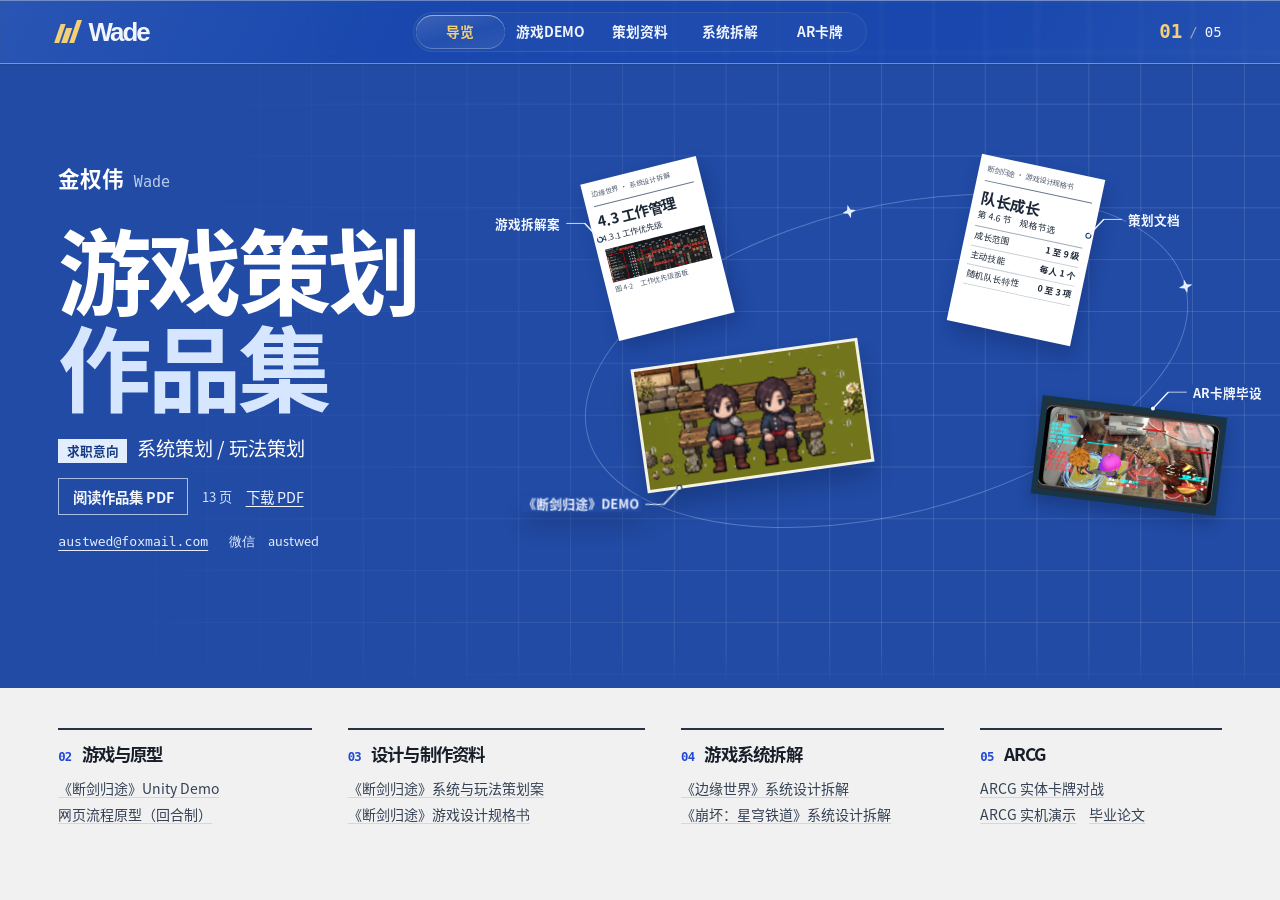
<file: index.html>
<!doctype html>
<html lang="zh-CN">
<head>
  <meta charset="utf-8">
  <meta name="viewport" content="width=device-width, initial-scale=1, viewport-fit=cover">
  <meta name="theme-color" content="#edf1f6">
  <meta name="description" content="金权伟的游戏策划作品。试玩《断剑归途》，阅读玩法设计、制作规格和两篇商业游戏系统拆解。">
  <title>金权伟 Wade · 游戏策划作品集</title>
  <link rel="icon" href="assets/exhibit/mark.svg" type="image/svg+xml">
  <link rel="stylesheet" href="style.css">
  <link rel="stylesheet" href="history-preview/tabs.css?v=cover2">
  <script src="history-preview/demo-entry.js?v=cover2"></script>
  <script defer blocking="render" src="portfolio.js"></script>
</head>
<body>
<a class="skip" href="#main">跳至作品</a>
<header class="mast">
  <div class="mast-inner">
    <a class="brand" href="#top" aria-label="Wade，返回作品导览"><i class="fold-mark" aria-hidden="true"><i></i><i></i><i></i></i><b>Wade</b></a>
    <nav class="track" aria-label="作品章节">
      <a href="#top" aria-current="location">导览</a><a href="#flagship">游戏DEMO</a><a href="#materials">策划资料</a><a href="#research">系统拆解</a><a href="#arcg">AR卡牌</a>
    </nav>
    <span class="folio" aria-live="polite"><strong id="folio-index">01</strong><span>/</span>05</span>
  </div>
</header>
<main id="main" tabindex="-1">
  <section class="scene home" id="top" aria-labelledby="home-title">
    <div class="home-poster">
      <div class="poster-inner">
        <div class="signature">
          <p class="byline"><b>金权伟</b><span lang="en">Wade</span></p>
          <h1 id="home-title">游戏策划<br><em>作品集</em></h1>
          <p class="intent"><span>求职意向</span>系统策划 / 玩法策划</p>
          <div class="portfolio-pdf"><a class="pdf-read" href="assets/files/portfolio.pdf" target="_blank" rel="noopener">阅读作品集 PDF</a><span>13 页</span><a class="pdf-download" href="assets/files/portfolio.pdf" download="金权伟_游戏策划作品集.pdf">下载 PDF</a></div>
          <div class="contact"><a href="mailto:austwed@foxmail.com">austwed@foxmail.com</a><span>微信　austwed</span></div>
        </div>
        <div class="exhibit" aria-label="《断剑归途》主界面双人合照、策划文档、拆解内页和 ARCG 实机">
          <div class="registration" aria-hidden="true"><i></i><i></i></div>
          <a class="sheet sample-spec" data-piece="materials" href="#materials"><span class="paper-excerpt"><small>断剑归途 · 游戏设计规格书</small><strong>队长成长</strong><span>第 4.6 节　规格节选</span><span class="spec-lines"><span>成长范围<b>1 至 9 级</b></span><span>主动技能<b>每人 1 个</b></span><span>随机队长特性<b>0 至 3 项</b></span></span></span><span class="piece-caption"><b>策划文档</b></span></a>
          <a class="sheet sample-research" data-piece="research" href="#research"><span class="paper-excerpt"><small>边缘世界 · 系统设计拆解</small><strong>4.3 工作管理</strong><span>4.3.1 工作优先级</span><img src="assets/exhibit/work-priorities.webp" alt="拆解原文图 4-2，殖民者工作优先级面板"><small>图 4-2　工作优先级面板</small></span><span class="piece-caption"><b>游戏拆解案</b></span></a>
          <a class="photo-piece" data-piece="flagship" href="#flagship">
            <img class="bench-photo" src="assets/exhibit/title-bench.webp" alt="游戏主界面，两名角色并肩坐在白桦村的长椅上">
            <span class="piece-caption"><b>《断剑归途》DEMO</b></span>
          </a>
          <a class="sample-arcg" data-piece="arcg" href="#arcg"><img src="assets/arcg.webp" alt="桌面实体卡上的 AR 战斗"><span class="piece-caption"><b>AR卡牌毕设</b></span></a>
        </div>
      </div>
    </div>
    <div class="inventory wrap" aria-label="完整作品目录">
      <div class="catalog-column" data-group="flagship">
        <h2><a href="#flagship"><span>02</span>游戏与原型</a></h2>
        <ul>
          <li><a href="https://github.com/Austwed/RPGDemo/releases/tag/v0.1.0" target="_blank" rel="noopener"><span class="wide-name">《断剑归途》Unity Demo</span><span class="pocket-name">Unity DEMO</span></a></li>
          <li><a href="assets/play/birch-camp/index.html" target="_blank" rel="noopener"><span class="wide-name">网页流程原型（回合制）</span><span class="pocket-name">网页流程原型</span></a></li>
        <li class="pocket-only"><a href="history-preview/board.html">DEMO 开发历程</a></li></ul>
      </div>
      <div class="catalog-column" data-group="materials">
        <h2><a href="#materials"><span>03</span>设计与制作资料</a></h2>
        <ul>
          <li><a href="read/brief/index.html" target="_blank" rel="noopener"><span class="wide-name">《断剑归途》<wbr><span class="work-name">系统与玩法策划案</span></span><span class="pocket-name">系统与玩法策划案</span></a></li>
          <li><a href="read/design/index.html" target="_blank" rel="noopener"><span class="wide-name">《断剑归途》<wbr><span class="work-name">游戏设计规格书</span></span><span class="pocket-name">游戏设计规格书</span></a></li>
        <li class="pocket-only"><a href="https://github.com/Austwed/RPGDemo/tree/main/%E7%AD%96%E5%88%92/DEMO" target="_blank" rel="noopener">公开策划目录</a></li></ul>
      </div>
      <div class="catalog-column" data-group="research">
        <h2><a href="#research"><span>04</span>游戏系统拆解</a></h2>
        <ul><li><a href="assets/files/rimworld.pdf" target="_blank" rel="noopener"><span class="wide-name">《边缘世界》<wbr><span class="work-name">系统设计拆解</span></span><span class="pocket-name">《边缘世界》</span></a></li><li><a href="assets/files/starrail.pdf" target="_blank" rel="noopener"><span class="wide-name">《崩坏：星穹铁道》<wbr><span class="work-name">系统设计拆解</span></span><span class="pocket-name">《崩坏：星穹铁道》</span></a></li></ul>
      </div>
      <div class="catalog-column" data-group="arcg">
        <h2><a href="#arcg"><span>05</span>ARCG</a></h2>
        <ul>
          <li><a href="assets/documents/arcg-portfolio-case.pdf" target="_blank" rel="noopener">ARCG 实体卡牌对战</a></li>
          <li><a href="https://www.bilibili.com/video/BV1gdEE6pEBU/" target="_blank" rel="noopener">ARCG 实机演示</a><a href="assets/files/thesis.pdf" target="_blank" rel="noopener">毕业论文</a></li>
        </ul>
      </div>
    </div>
  </section>

  <section class="scene flagship" id="flagship" aria-labelledby="game-title"><button class="history-trigger" type="button">DEMO开发历程<i>›</i></button>
    <svg class="tactics" viewBox="0 -140 600 530" aria-hidden="true"><defs><pattern id="tiles" width="26" height="26" patternUnits="userSpaceOnUse"><path d="M26 0H0V26" fill="none" stroke="currentColor"/></pattern>
      <linearGradient id="grid-fade" x2="0" y2="1" gradientUnits="objectBoundingBox"><stop offset="0%" stop-color="white" stop-opacity="0"/><stop offset="34%" stop-color="white"/><stop offset="56%" stop-color="white"/><stop offset="82%" stop-color="white" stop-opacity=".4"/><stop offset="100%" stop-color="white" stop-opacity="0"/></linearGradient>
      <mask id="tactics-fade"><rect y="-140" width="600" height="530" fill="url(#grid-fade)"/></mask></defs>
      <path fill="url(#tiles)" mask="url(#tactics-fade)" d="M0 -140h600v530H0z"/><g fill="none" stroke="currentColor" stroke-width="2"><path class="route" pathLength="1" d="M28 207h104l78-78h104l78-78h103"/><path class="route" pathLength="1" d="M80 233h104l52-52h104l78-78h77"/>
<path class="signal first" d="M-15 -10 0 0-15 10"/><path class="signal second" d="M-15 -10 0 0-15 10"/></g></svg>
    <div class="wrap game-spread">
      <article class="game-main">
        <div class="game-preview">
        <p class="eyeline">Unity Demo <span class="rule"></span> Windows / Android</p>
        <h2 id="game-title">断剑归途</h2>
        <p class="lead">带着白桦村的幸存者扎营、募兵，再打通返乡的路。粮田里的士兵也要上战场，出发前就能看到今天会少收多少粮。</p>
        <div class="album" id="unity-album" aria-label="Unity 实机相册">
          <div class="album-stage"><div class="prints"><img src="assets/exhibit/town.webp" alt="Unity 实机，灰岩镇主街"></div></div>
          <div class="album-foot"><span class="frame-count">01 / 06</span><span class="frame-caption">灰岩镇主街</span><div class="album-buttons"><button type="button" data-step="-1" aria-label="Unity 相册上一张">‹</button><button type="button" data-step="1" aria-label="Unity 相册下一张">›</button></div></div>
        </div>
        </div>
        <div class="actions"><a class="action-primary" href="https://www.bilibili.com/video/BV1dsyDzPEdx/" target="_blank" rel="noopener"><i class="play" aria-hidden="true"></i>观看实机</a><a href="https://github.com/Austwed/RPGDemo/releases/tag/v0.1.0" target="_blank" rel="noopener">前往下载页</a><a href="https://github.com/Austwed/RPGDemo" target="_blank" rel="noopener">查看源码</a></div>
      </article>
      <article class="game-proto">
        <div class="game-preview">
        <p class="eyeline">Web <span class="rule"></span> 浏览器试玩</p>
        <h3>网页流程原型</h3>
        <p class="lead">把同一套经营与出征设计做成一段回合制战役。在营地派工、编队，再到棋盘上指挥队长。</p>
        <div class="album" id="web-album" aria-label="网页流程原型相册">
          <div class="album-stage"><div class="prints"><img src="assets/exhibit/web-camp.webp" alt="网页流程原型，营地设施与工作岗位"></div></div>
          <div class="album-foot"><span class="frame-count">01 / 03</span><span class="frame-caption">营地经营</span><div class="album-buttons"><button type="button" data-step="-1" aria-label="网页原型相册上一张">‹</button><button type="button" data-step="1" aria-label="网页原型相册下一张">›</button></div></div>
        </div>
        </div>
        <div class="proto-footer"><div class="actions"><a class="action-primary" href="assets/play/birch-camp/index.html" target="_blank" rel="noopener">开始网页试玩</a></div></div>
      </article>
      <div class="mobile-game-switch"><button type="button" aria-controls="web-album" aria-expanded="false"><img alt="" src="assets/exhibit/web-camp.webp"><span>网页流程原型<small>查看原型相册</small></span></button><a href="assets/play/birch-camp/index.html" target="_blank" rel="noopener">开始网页试玩</a></div>
    </div>
  </section>

  <section class="scene materials" id="materials" aria-labelledby="docs-title">
    <div class="wrap docs-inner">
      <div class="section-head docs-head"><div><p class="eyeline">断剑归途</p><h2 id="docs-title">设计与制作资料</h2></div><div class="project-reading"><p class="history-link">公开设计文档<a class="text-link" href="https://github.com/Austwed/RPGDemo/tree/main/%E7%AD%96%E5%88%92/DEMO" target="_blank" rel="noopener">按模块查阅策划案（GitHub）</a></p><p class="history-link">系统与数值解析<a class="text-link" href="read/demo-study/index.html" target="_blank" rel="noopener">阅读《断剑归途》Demo 拆解案</a></p></div></div>
      <div class="books">
        <article class="book-entry">
          <a href="read/brief/index.html" class="book-jacket brief-jacket" aria-label="阅读《断剑归途》系统与玩法策划案" target="_blank" rel="noopener"><span>断剑归途</span><b>系统与玩法<br>策划案</b><i class="route-graphic" aria-hidden="true"></i><small><i>玩法设计　/　</i>8 章</small></a>
          <div class="book-copy"><p class="eyeline">系统与玩法 · 8 章</p><h3><a href="read/brief/index.html" target="_blank" rel="noopener">营地经营与小队战斗</a></h3><p>士兵怎样在营地与战场之间分配，四场主线战斗怎样串起经营、探索与返乡。</p><div class="inline-links"><a class="text-link" href="read/brief/index.html" target="_blank" rel="noopener">阅读全文</a><a class="text-link" href="assets/files/system-gameplay.pdf" download="断剑归途-系统与玩法策划案.pdf">下载 PDF</a></div></div>
        </article>
        <article class="book-entry">
          <a href="read/design/index.html" class="book-jacket spec-jacket" aria-label="阅读《断剑归途》游戏设计规格书" target="_blank" rel="noopener"><span>断剑归途</span><b>游戏设计<br>规格书</b><i class="spec-graphic" aria-hidden="true"></i><small><i>制作规格　/　</i>12 章</small></a>
          <div class="book-copy"><p class="eyeline">制作规格 · 12 章</p><h3><a href="read/design/index.html" target="_blank" rel="noopener">系统规则、数值与验收</a></h3><p>可逐项查数值公式、关卡触发条件、存档写入时机和实机验收标准。</p><div class="inline-links"><a class="text-link" href="read/design/index.html" target="_blank" rel="noopener">阅读全文</a><a class="text-link" download="断剑归途-游戏设计规格书.pdf" href="assets/files/design-spec.pdf" target="_blank" rel="noopener">下载 PDF</a></div></div>
        </article>
      </div>
      <div class="ledger-pair">
        <div class="resource-ledger"><h3>数值配表</h3>
          <div><a href="read/system-table/index.html" target="_blank" rel="noopener">系统数值配置表</a><p>六个配置页签加字段定义，按四个主题在线查阅。</p><small><a href="assets/files/system.xlsx" download="断剑归途-系统数值配置表.xlsx">下载 XLSX</a></small></div>
          <div><a href="read/trial-table/index.html" target="_blank" rel="noopener">试玩调参表</a><p>单页八个配置区，按对象查单位、装备、营地产出和关卡军需。</p><small><a href="assets/files/trial.xlsx" download="断剑归途-试玩调参表.xlsx">下载 XLSX</a></small></div>
        </div>
        <div class="resource-ledger"><h3>关卡工具</h3>
          <div><a href="assets/tools/map-editor/index.html" target="_blank" rel="noopener">场景地图编辑器</a><p>打开七张底图，改地形、部署区和出口。</p><small>Web</small></div>
        </div>
      </div>
    </div>
  </section>

  <section class="scene research" id="research" aria-label="游戏系统拆解">
    <div class="shelf wrap"><h2>游戏系统拆解</h2><div class="volumes"><article class="volume bronze"><div class="binding">
        <button type="button" class="lid" aria-expanded="false" aria-controls="rimworld-contents" aria-label="翻开《边缘世界》目录"><span class="edition">系统设计拆解　/　金权伟</span><span class="seal"><img alt="" src="assets/exhibit/rimworld-icon.webp"></span><span class="book-name">边缘世界</span><i lang="en">RimWorld</i><span class="lid-foot">27 页 · PDF <b>翻开目录</b></span></button>
        <div class="contents" id="rimworld-contents" inert><div class="toc-head"><h3>边缘世界 · 目录</h3><button type="button" class="shut">合上</button></div><ol><li><a target="_blank" rel="noopener" href="assets/files/rimworld.pdf#page=3"><span>01</span><strong>游戏信息</strong><small>产品概况</small><b>3</b></a></li><li><a target="_blank" rel="noopener" href="assets/files/rimworld.pdf#page=4"><span>02</span><strong>核心玩法</strong><small>操作与体验</small><b>4</b></a></li><li><a target="_blank" rel="noopener" href="assets/files/rimworld.pdf#page=8"><span>03</span><strong>殖民者系统</strong><small>能力与身心状态</small><b>8</b></a></li><li><a target="_blank" rel="noopener" href="assets/files/rimworld.pdf#page=12"><span>04</span><strong>经营系统</strong><small>工作管理、基地布局</small><b>12</b></a></li><li><a target="_blank" rel="noopener" href="assets/files/rimworld.pdf#page=18"><span>05</span><strong>战斗系统</strong><small>防护与战术部署</small><b>18</b></a></li><li><a target="_blank" rel="noopener" href="assets/files/rimworld.pdf#page=25"><span>06</span><strong>总结</strong><small>局限与扩展</small><b>25</b></a></li></ol><div class="volume-actions"><a class="whole" href="assets/files/rimworld.pdf" target="_blank" rel="noopener">从头开始阅读</a><a class="whole" href="assets/files/rimworld.pdf" download="边缘世界-拆解案.pdf">下载文件</a></div></div></div><p class="volume-note">从殖民者的能力与伤病，读到工作分配、基地布局和袭击防守。</p></article><article class="volume astral"><div class="binding">
        <button type="button" class="lid" aria-expanded="false" aria-controls="starrail-contents" aria-label="翻开《崩坏：星穹铁道》目录"><span class="edition">系统设计拆解　/　金权伟</span><span class="seal"><img alt="" src="assets/exhibit/starrail-icon.webp"></span><span class="book-name">崩坏：<wbr><span style="white-space:nowrap">星穹铁道</span></span><i lang="en">Honkai: Star Rail</i><span class="lid-foot">36 页 · PDF <b>翻开目录</b></span></button>
        <div class="contents" id="starrail-contents" inert><div class="toc-head"><h3>崩坏：星穹铁道 · 目录</h3><button type="button" class="shut">合上</button></div><ol><li><a target="_blank" rel="noopener" href="assets/files/starrail.pdf#page=3"><span>01</span><strong>游戏概述</strong><small>定位与循环</small><b>3</b></a></li><li><a target="_blank" rel="noopener" href="assets/files/starrail.pdf#page=5"><span>02</span><strong>角色与养成系统</strong><small>遗器与资源</small><b>5</b></a></li><li><a target="_blank" rel="noopener" href="assets/files/starrail.pdf#page=11"><span>03</span><strong>战斗与关卡系统</strong><small>配队与挑战</small><b>11</b></a></li><li><a target="_blank" rel="noopener" href="assets/files/starrail.pdf#page=20"><span>04</span><strong>商业化系统</strong><small>货币与跃迁</small><b>20</b></a></li><li><a target="_blank" rel="noopener" href="assets/files/starrail.pdf#page=27"><span>05</span><strong>运营系统</strong><small>版本与日常</small><b>27</b></a></li><li><a target="_blank" rel="noopener" href="assets/files/starrail.pdf#page=34"><span>06</span><strong>剧情与叙事系统</strong><small>角色与剧情</small><b>34</b></a></li><li><a target="_blank" rel="noopener" href="assets/files/starrail.pdf#page=35"><span>07</span><strong>系统联动与设计总结</strong><small>设计总结</small><b>35</b></a></li></ol><div class="volume-actions"><a class="whole" href="assets/files/starrail.pdf" target="_blank" rel="noopener">从头开始阅读</a><a class="whole" href="assets/files/starrail.pdf" download="崩坏：星穹铁道-拆解案.pdf">下载文件</a></div></div></div><p class="volume-note">沿角色获取、组队和高难挑战，追踪养成投入、商业化与版本运营。</p></article></div></div></section>
  <section id="arcg" class="scene ar-show" aria-labelledby="ar-title"><div class="ar-layout wrap"><div class="ar-switch" role="group" aria-label="展示画面"><button type="button" aria-pressed="true">实体对战</button><button type="button" aria-pressed="false">卡牌图鉴</button></div><div class="ar-text"><p class="eyeline">本科毕业设计　/　Unity · Vuforia</p><h2 id="ar-title">ARCG</h2><h3>实体卡牌对战</h3><p>把角色卡放到桌上，镜头里就多了一名战斗角色。图鉴保存卡牌等级和归属，移走环境卡，场上的持续效果也随之解除。</p><div class="inline-links"><a href="assets/documents/arcg-portfolio-case.pdf" target="_blank" rel="noopener">两页项目案例</a><a href="assets/files/thesis.pdf" target="_blank" rel="noopener">阅读毕业论文</a></div></div><a class="ar-monitor" href="https://www.bilibili.com/video/BV1gdEE6pEBU/" target="_blank" rel="noopener"><img src="assets/arcg.webp" alt="实体卡牌上显示角色与对战状态"><span><i class="play"></i> 观看B站实机演示视频</span></a><a class="catalog-photo" href="assets/documents/arcg-portfolio-case.pdf#page=2" target="_blank" rel="noopener"><img src="assets/exhibit/arcg-catalog.webp" alt="ARCG 图鉴实机，角色卡列表、模型和解锁费用"><span>角色卡图鉴</span></a><div class="catalog-story"><h3>卡牌图鉴与养成</h3><p><span>图鉴按角色、道具和环境分组，选中卡牌即可查看模型、等级和养成费用。</span><span>玩家可以在图鉴里分配角色卡，识卡入场时会核对归属。</span></p><a class="text-link" href="assets/documents/arcg-portfolio-case.pdf#page=2" target="_blank" rel="noopener">查看图鉴设计</a></div></div></section>
</main>
<script defer src="analytics.js" data-account="austwade"></script>
</body>
</html>
</file>
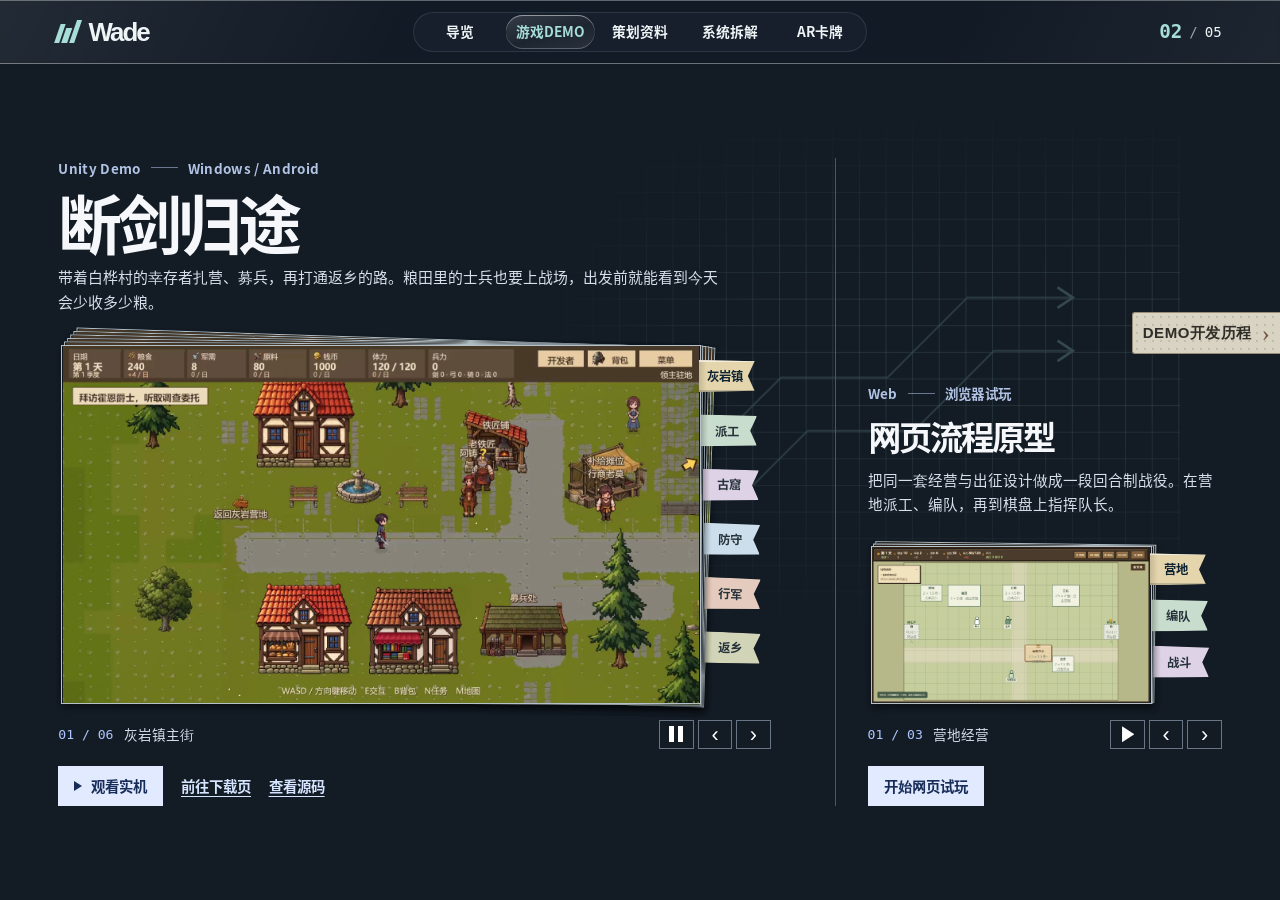
<file: history-preview/index.html>
<!doctype html>
<html lang="zh-CN">
<head><link rel="stylesheet" href="tabs.css?v=cover2"><script src="demo-entry.js?v=cover2"></script>
  <meta charset="utf-8">
  <meta name="viewport" content="width=device-width, initial-scale=1, viewport-fit=cover">
  <meta name="theme-color" content="#edf1f6">
  <meta name="description" content="金权伟的游戏策划作品。试玩《断剑归途》，阅读玩法设计、制作规格和两篇商业游戏系统拆解。">
  <title>金权伟 Wade · 游戏策划作品集</title>
  <link rel="icon" href="../assets/exhibit/mark.svg" type="image/svg+xml">
  <link rel="stylesheet" href="../style.css">
  <script defer blocking="render" src="portfolio.js"></script>
</head>
<body>
<a class="skip" href="#main">跳至作品</a>
<header class="mast">
  <div class="mast-inner">
    <a class="brand" href="#top" aria-label="Wade，返回作品导览"><i class="fold-mark" aria-hidden="true"><i></i><i></i><i></i></i><b>Wade</b></a>
    <nav class="track" aria-label="作品章节">
      <a href="#top" aria-current="location">导览</a><a href="#flagship">游戏DEMO</a><a href="#materials">策划资料</a><a href="#research">系统拆解</a><a href="#arcg">AR卡牌</a>
    </nav>
    <span class="folio" aria-live="polite"><strong id="folio-index">01</strong><span>/</span>05</span>
  </div>
</header>
<main id="main" tabindex="-1">
  <section class="scene home" id="top" aria-labelledby="home-title">
    <div class="home-poster">
      <div class="poster-inner">
        <div class="signature">
          <p class="byline"><b>金权伟</b><span lang="en">Wade</span></p>
          <h1 id="home-title">游戏策划<br><em>作品集</em></h1>
          <p class="intent"><span>求职意向</span>系统策划 / 玩法策划</p>
          <div class="portfolio-pdf"><a class="pdf-read" href="../assets/files/portfolio.pdf" target="_blank" rel="noopener">阅读作品集 PDF</a><span>13 页</span><a class="pdf-download" href="../assets/files/portfolio.pdf" download="金权伟_游戏策划作品集.pdf">下载 PDF</a></div>
          <div class="contact"><a href="mailto:austwed@foxmail.com">austwed@foxmail.com</a><span>微信　austwed</span></div>
        </div>
        <div class="exhibit" aria-label="《断剑归途》主界面双人合照、策划文档、拆解内页和 ARCG 实机">
          <div class="registration" aria-hidden="true"><i></i><i></i></div>
          <a class="sheet sample-spec" data-piece="materials" href="#materials"><span class="paper-excerpt"><small>断剑归途 · 游戏设计规格书</small><strong>队长成长</strong><span>第 4.6 节　规格节选</span><span class="spec-lines"><span>成长范围<b>1 至 9 级</b></span><span>主动技能<b>每人 1 个</b></span><span>随机队长特性<b>0 至 3 项</b></span></span></span><span class="piece-caption"><b>策划文档</b></span></a>
          <a class="sheet sample-research" data-piece="research" href="#research"><span class="paper-excerpt"><small>边缘世界 · 系统设计拆解</small><strong>4.3 工作管理</strong><span>4.3.1 工作优先级</span><img src="../assets/exhibit/work-priorities.webp" alt="拆解原文图 4-2，殖民者工作优先级面板"><small>图 4-2　工作优先级面板</small></span><span class="piece-caption"><b>游戏拆解案</b></span></a>
          <a class="photo-piece" data-piece="flagship" href="#flagship">
            <img class="bench-photo" src="../assets/exhibit/title-bench.webp" alt="游戏主界面，两名角色并肩坐在白桦村的长椅上">
            <span class="piece-caption"><b>《断剑归途》DEMO</b></span>
          </a>
          <a class="sample-arcg" data-piece="arcg" href="#arcg"><img src="../assets/arcg.webp" alt="桌面实体卡上的 AR 战斗"><span class="piece-caption"><b>AR卡牌毕设</b></span></a>
        </div>
      </div>
    </div>
    <div class="inventory wrap" aria-label="完整作品目录">
      <div class="catalog-column" data-group="flagship">
        <h2><a href="#flagship"><span>02</span>游戏与原型</a></h2>
        <ul>
          <li><a href="https://github.com/Austwed/RPGDemo/releases/tag/v0.1.0" target="_blank" rel="noopener"><span class="wide-name">《断剑归途》Unity Demo</span><span class="pocket-name">Unity DEMO</span></a></li>
          <li><a href="../assets/play/birch-camp/index.html" target="_blank" rel="noopener"><span class="wide-name">网页流程原型（回合制）</span><span class="pocket-name">网页流程原型</span></a></li>
        <li class="pocket-only"><a href="board.html">DEMO 开发历程</a></li></ul>
      </div>
      <div class="catalog-column" data-group="materials">
        <h2><a href="#materials"><span>03</span>设计与制作资料</a></h2>
        <ul>
          <li><a href="../read/brief/index.html" target="_blank" rel="noopener"><span class="wide-name">《断剑归途》<wbr><span class="work-name">系统与玩法策划案</span></span><span class="pocket-name">系统与玩法策划案</span></a></li>
          <li><a href="../read/design/index.html" target="_blank" rel="noopener"><span class="wide-name">《断剑归途》<wbr><span class="work-name">游戏设计规格书</span></span><span class="pocket-name">游戏设计规格书</span></a></li>
        <li class="pocket-only"><a href="https://github.com/Austwed/RPGDemo/tree/main/%E7%AD%96%E5%88%92/DEMO" target="_blank" rel="noopener">公开策划目录</a></li></ul>
      </div>
      <div class="catalog-column" data-group="research">
        <h2><a href="#research"><span>04</span>游戏系统拆解</a></h2>
        <ul><li><a href="../assets/files/rimworld.pdf" target="_blank" rel="noopener"><span class="wide-name">《边缘世界》<wbr><span class="work-name">系统设计拆解</span></span><span class="pocket-name">《边缘世界》</span></a></li><li><a href="../assets/files/starrail.pdf" target="_blank" rel="noopener"><span class="wide-name">《崩坏：星穹铁道》<wbr><span class="work-name">系统设计拆解</span></span><span class="pocket-name">《崩坏：星穹铁道》</span></a></li></ul>
      </div>
      <div class="catalog-column" data-group="arcg">
        <h2><a href="#arcg"><span>05</span>ARCG</a></h2>
        <ul>
          <li><a href="../assets/documents/arcg-portfolio-case.pdf" target="_blank" rel="noopener">ARCG 实体卡牌对战</a></li>
          <li><a href="https://www.bilibili.com/video/BV1gdEE6pEBU/" target="_blank" rel="noopener">ARCG 实机演示</a><a href="../assets/files/thesis.pdf" target="_blank" rel="noopener">毕业论文</a></li>
        </ul>
      </div>
    </div>
  </section>

  <section class="scene flagship" id="flagship" aria-labelledby="game-title"><button class="history-trigger" type="button">DEMO开发历程<i>›</i></button>
    <svg class="tactics" viewBox="0 -140 600 530" aria-hidden="true"><defs><pattern id="tiles" width="26" height="26" patternUnits="userSpaceOnUse"><path d="M26 0H0V26" fill="none" stroke="currentColor"/></pattern>
      <linearGradient id="grid-fade" x2="0" y2="1" gradientUnits="objectBoundingBox"><stop offset="0%" stop-color="white" stop-opacity="0"/><stop offset="34%" stop-color="white"/><stop offset="56%" stop-color="white"/><stop offset="82%" stop-color="white" stop-opacity=".4"/><stop offset="100%" stop-color="white" stop-opacity="0"/></linearGradient>
      <mask id="tactics-fade"><rect y="-140" width="600" height="530" fill="url(#grid-fade)"/></mask></defs>
      <path fill="url(#tiles)" mask="url(#tactics-fade)" d="M0 -140h600v530H0z"/><g fill="none" stroke="currentColor" stroke-width="2"><path class="route" pathLength="1" d="M28 207h104l78-78h104l78-78h103"/><path class="route" pathLength="1" d="M80 233h104l52-52h104l78-78h77"/>
<path class="signal first" d="M-15 -10 0 0-15 10"/><path class="signal second" d="M-15 -10 0 0-15 10"/></g></svg>
    <div class="wrap game-spread">
      <article class="game-main">
        <div class="game-preview">
        <p class="eyeline">Unity Demo <span class="rule"></span> Windows / Android</p>
        <h2 id="game-title">断剑归途</h2>
        <p class="lead">带着白桦村的幸存者扎营、募兵，再打通返乡的路。粮田里的士兵也要上战场，出发前就能看到今天会少收多少粮。</p>
        <div class="album" id="unity-album" aria-label="Unity 实机相册">
          <div class="album-stage"><div class="prints"><img src="../assets/exhibit/town.webp" alt="Unity 实机，灰岩镇主街"></div></div>
          <div class="album-foot"><span class="frame-count">01 / 06</span><span class="frame-caption">灰岩镇主街</span><div class="album-buttons"><button type="button" data-step="-1" aria-label="Unity 相册上一张">‹</button><button type="button" data-step="1" aria-label="Unity 相册下一张">›</button></div></div>
        </div>
        </div>
        <div class="actions"><a class="action-primary" href="https://www.bilibili.com/video/BV1dsyDzPEdx/" target="_blank" rel="noopener"><i class="play" aria-hidden="true"></i>观看实机</a><a href="https://github.com/Austwed/RPGDemo/releases/tag/v0.1.0" target="_blank" rel="noopener">前往下载页</a><a href="https://github.com/Austwed/RPGDemo" target="_blank" rel="noopener">查看源码</a></div>
      </article>
      <article class="game-proto">
        <div class="game-preview">
        <p class="eyeline">Web <span class="rule"></span> 浏览器试玩</p>
        <h3>网页流程原型</h3>
        <p class="lead">把同一套经营与出征设计做成一段回合制战役。在营地派工、编队，再到棋盘上指挥队长。</p>
        <div class="album" id="web-album" aria-label="网页流程原型相册">
          <div class="album-stage"><div class="prints"><img src="../assets/exhibit/web-camp.webp" alt="网页流程原型，营地设施与工作岗位"></div></div>
          <div class="album-foot"><span class="frame-count">01 / 03</span><span class="frame-caption">营地经营</span><div class="album-buttons"><button type="button" data-step="-1" aria-label="网页原型相册上一张">‹</button><button type="button" data-step="1" aria-label="网页原型相册下一张">›</button></div></div>
        </div>
        </div>
        <div class="proto-footer"><div class="actions"><a class="action-primary" href="../assets/play/birch-camp/index.html" target="_blank" rel="noopener">开始网页试玩</a></div></div>
      </article>
      <div class="mobile-game-switch"><button type="button" aria-controls="web-album" aria-expanded="false"><img alt="" src="../assets/exhibit/web-camp.webp"><span>网页流程原型<small>查看原型相册</small></span></button><a href="../assets/play/birch-camp/index.html" target="_blank" rel="noopener">开始网页试玩</a></div>
    </div>
  </section>

  <section class="scene materials" id="materials" aria-labelledby="docs-title">
    <div class="wrap docs-inner">
      <div class="section-head docs-head"><div><p class="eyeline">断剑归途</p><h2 id="docs-title">设计与制作资料</h2></div><div class="project-reading"><p class="history-link">公开设计文档<a class="text-link" href="https://github.com/Austwed/RPGDemo/tree/main/%E7%AD%96%E5%88%92/DEMO" target="_blank" rel="noopener">按模块查阅策划案（GitHub）</a></p><p class="history-link">系统与数值解析<a class="text-link" href="../read/demo-study/index.html" target="_blank" rel="noopener">阅读《断剑归途》Demo 拆解案</a></p></div></div>
      <div class="books">
        <article class="book-entry">
          <a href="../read/brief/index.html" class="book-jacket brief-jacket" aria-label="阅读《断剑归途》系统与玩法策划案" target="_blank" rel="noopener"><span>断剑归途</span><b>系统与玩法<br>策划案</b><i class="route-graphic" aria-hidden="true"></i><small><i>玩法设计　/　</i>8 章</small></a>
          <div class="book-copy"><p class="eyeline">系统与玩法 · 8 章</p><h3><a href="../read/brief/index.html" target="_blank" rel="noopener">营地经营与小队战斗</a></h3><p>士兵怎样在营地与战场之间分配，四场主线战斗怎样串起经营、探索与返乡。</p><div class="inline-links"><a class="text-link" href="../read/brief/index.html" target="_blank" rel="noopener">阅读全文</a><a class="text-link" href="../assets/files/system-gameplay.pdf" download="断剑归途-系统与玩法策划案.pdf">下载 PDF</a></div></div>
        </article>
        <article class="book-entry">
          <a href="../read/design/index.html" class="book-jacket spec-jacket" aria-label="阅读《断剑归途》游戏设计规格书" target="_blank" rel="noopener"><span>断剑归途</span><b>游戏设计<br>规格书</b><i class="spec-graphic" aria-hidden="true"></i><small><i>制作规格　/　</i>12 章</small></a>
          <div class="book-copy"><p class="eyeline">制作规格 · 12 章</p><h3><a href="../read/design/index.html" target="_blank" rel="noopener">系统规则、数值与验收</a></h3><p>可逐项查数值公式、关卡触发条件、存档写入时机和实机验收标准。</p><div class="inline-links"><a class="text-link" href="../read/design/index.html" target="_blank" rel="noopener">阅读全文</a><a class="text-link" download="断剑归途-游戏设计规格书.pdf" href="../assets/files/design-spec.pdf" target="_blank" rel="noopener">下载 PDF</a></div></div>
        </article>
      </div>
      <div class="ledger-pair">
        <div class="resource-ledger"><h3>数值配表</h3>
          <div><a href="../read/system-table/index.html" target="_blank" rel="noopener">系统数值配置表</a><p>六个配置页签加字段定义，按四个主题在线查阅。</p><small><a href="../assets/files/system.xlsx" download="断剑归途-系统数值配置表.xlsx">下载 XLSX</a></small></div>
          <div><a href="../read/trial-table/index.html" target="_blank" rel="noopener">试玩调参表</a><p>单页八个配置区，按对象查单位、装备、营地产出和关卡军需。</p><small><a href="../assets/files/trial.xlsx" download="断剑归途-试玩调参表.xlsx">下载 XLSX</a></small></div>
        </div>
        <div class="resource-ledger"><h3>关卡工具</h3>
          <div><a href="../assets/tools/map-editor/index.html" target="_blank" rel="noopener">场景地图编辑器</a><p>打开七张底图，改地形、部署区和出口。</p><small>Web</small></div>
        </div>
      </div>
    </div>
  </section>

  <section class="scene research" id="research" aria-label="游戏系统拆解">
    <div class="shelf wrap"><h2>游戏系统拆解</h2><div class="volumes"><article class="volume bronze"><div class="binding">
        <button type="button" class="lid" aria-expanded="false" aria-controls="rimworld-contents" aria-label="翻开《边缘世界》目录"><span class="edition">系统设计拆解　/　金权伟</span><span class="seal"><img alt="" src="../assets/exhibit/rimworld-icon.webp"></span><span class="book-name">边缘世界</span><i lang="en">RimWorld</i><span class="lid-foot">27 页 · PDF <b>翻开目录</b></span></button>
        <div class="contents" id="rimworld-contents" inert><div class="toc-head"><h3>边缘世界 · 目录</h3><button type="button" class="shut">合上</button></div><ol><li><a target="_blank" rel="noopener" href="../assets/files/rimworld.pdf#page=3"><span>01</span><strong>游戏信息</strong><small>产品概况</small><b>3</b></a></li><li><a target="_blank" rel="noopener" href="../assets/files/rimworld.pdf#page=4"><span>02</span><strong>核心玩法</strong><small>操作与体验</small><b>4</b></a></li><li><a target="_blank" rel="noopener" href="../assets/files/rimworld.pdf#page=8"><span>03</span><strong>殖民者系统</strong><small>能力与身心状态</small><b>8</b></a></li><li><a target="_blank" rel="noopener" href="../assets/files/rimworld.pdf#page=12"><span>04</span><strong>经营系统</strong><small>工作管理、基地布局</small><b>12</b></a></li><li><a target="_blank" rel="noopener" href="../assets/files/rimworld.pdf#page=18"><span>05</span><strong>战斗系统</strong><small>防护与战术部署</small><b>18</b></a></li><li><a target="_blank" rel="noopener" href="../assets/files/rimworld.pdf#page=25"><span>06</span><strong>总结</strong><small>局限与扩展</small><b>25</b></a></li></ol><div class="volume-actions"><a class="whole" href="../assets/files/rimworld.pdf" target="_blank" rel="noopener">从头开始阅读</a><a class="whole" href="../assets/files/rimworld.pdf" download="边缘世界-拆解案.pdf">下载文件</a></div></div></div><p class="volume-note">从殖民者的能力与伤病，读到工作分配、基地布局和袭击防守。</p></article><article class="volume astral"><div class="binding">
        <button type="button" class="lid" aria-expanded="false" aria-controls="starrail-contents" aria-label="翻开《崩坏：星穹铁道》目录"><span class="edition">系统设计拆解　/　金权伟</span><span class="seal"><img alt="" src="../assets/exhibit/starrail-icon.webp"></span><span class="book-name">崩坏：<wbr><span style="white-space:nowrap">星穹铁道</span></span><i lang="en">Honkai: Star Rail</i><span class="lid-foot">36 页 · PDF <b>翻开目录</b></span></button>
        <div class="contents" id="starrail-contents" inert><div class="toc-head"><h3>崩坏：星穹铁道 · 目录</h3><button type="button" class="shut">合上</button></div><ol><li><a target="_blank" rel="noopener" href="../assets/files/starrail.pdf#page=3"><span>01</span><strong>游戏概述</strong><small>定位与循环</small><b>3</b></a></li><li><a target="_blank" rel="noopener" href="../assets/files/starrail.pdf#page=5"><span>02</span><strong>角色与养成系统</strong><small>遗器与资源</small><b>5</b></a></li><li><a target="_blank" rel="noopener" href="../assets/files/starrail.pdf#page=11"><span>03</span><strong>战斗与关卡系统</strong><small>配队与挑战</small><b>11</b></a></li><li><a target="_blank" rel="noopener" href="../assets/files/starrail.pdf#page=20"><span>04</span><strong>商业化系统</strong><small>货币与跃迁</small><b>20</b></a></li><li><a target="_blank" rel="noopener" href="../assets/files/starrail.pdf#page=27"><span>05</span><strong>运营系统</strong><small>版本与日常</small><b>27</b></a></li><li><a target="_blank" rel="noopener" href="../assets/files/starrail.pdf#page=34"><span>06</span><strong>剧情与叙事系统</strong><small>角色与剧情</small><b>34</b></a></li><li><a target="_blank" rel="noopener" href="../assets/files/starrail.pdf#page=35"><span>07</span><strong>系统联动与设计总结</strong><small>设计总结</small><b>35</b></a></li></ol><div class="volume-actions"><a class="whole" href="../assets/files/starrail.pdf" target="_blank" rel="noopener">从头开始阅读</a><a class="whole" href="../assets/files/starrail.pdf" download="崩坏：星穹铁道-拆解案.pdf">下载文件</a></div></div></div><p class="volume-note">沿角色获取、组队和高难挑战，追踪养成投入、商业化与版本运营。</p></article></div></div></section>
  <section id="arcg" class="scene ar-show" aria-labelledby="ar-title"><div class="ar-layout wrap"><div class="ar-switch" role="group" aria-label="展示画面"><button type="button" aria-pressed="true">实体对战</button><button type="button" aria-pressed="false">卡牌图鉴</button></div><div class="ar-text"><p class="eyeline">本科毕业设计　/　Unity · Vuforia</p><h2 id="ar-title">ARCG</h2><h3>实体卡牌对战</h3><p>把角色卡放到桌上，镜头里就多了一名战斗角色。图鉴保存卡牌等级和归属，移走环境卡，场上的持续效果也随之解除。</p><div class="inline-links"><a href="../assets/documents/arcg-portfolio-case.pdf" target="_blank" rel="noopener">两页项目案例</a><a href="../assets/files/thesis.pdf" target="_blank" rel="noopener">阅读毕业论文</a></div></div><a class="ar-monitor" href="https://www.bilibili.com/video/BV1gdEE6pEBU/" target="_blank" rel="noopener"><img src="../assets/arcg.webp" alt="实体卡牌上显示角色与对战状态"><span><i class="play"></i> 观看B站实机演示视频</span></a><a class="catalog-photo" href="../assets/documents/arcg-portfolio-case.pdf#page=2" target="_blank" rel="noopener"><img src="../assets/exhibit/arcg-catalog.webp" alt="ARCG 图鉴实机，角色卡列表、模型和解锁费用"><span>角色卡图鉴</span></a><div class="catalog-story"><h3>卡牌图鉴与养成</h3><p><span>图鉴按角色、道具和环境分组，选中卡牌即可查看模型、等级和养成费用。</span><span>玩家可以在图鉴里分配角色卡，识卡入场时会核对归属。</span></p><a class="text-link" href="../assets/documents/arcg-portfolio-case.pdf#page=2" target="_blank" rel="noopener">查看图鉴设计</a></div></div></section>
</main>
<script defer src="../analytics.js" data-account="austwade"></script>
</body>
</html>
</file>
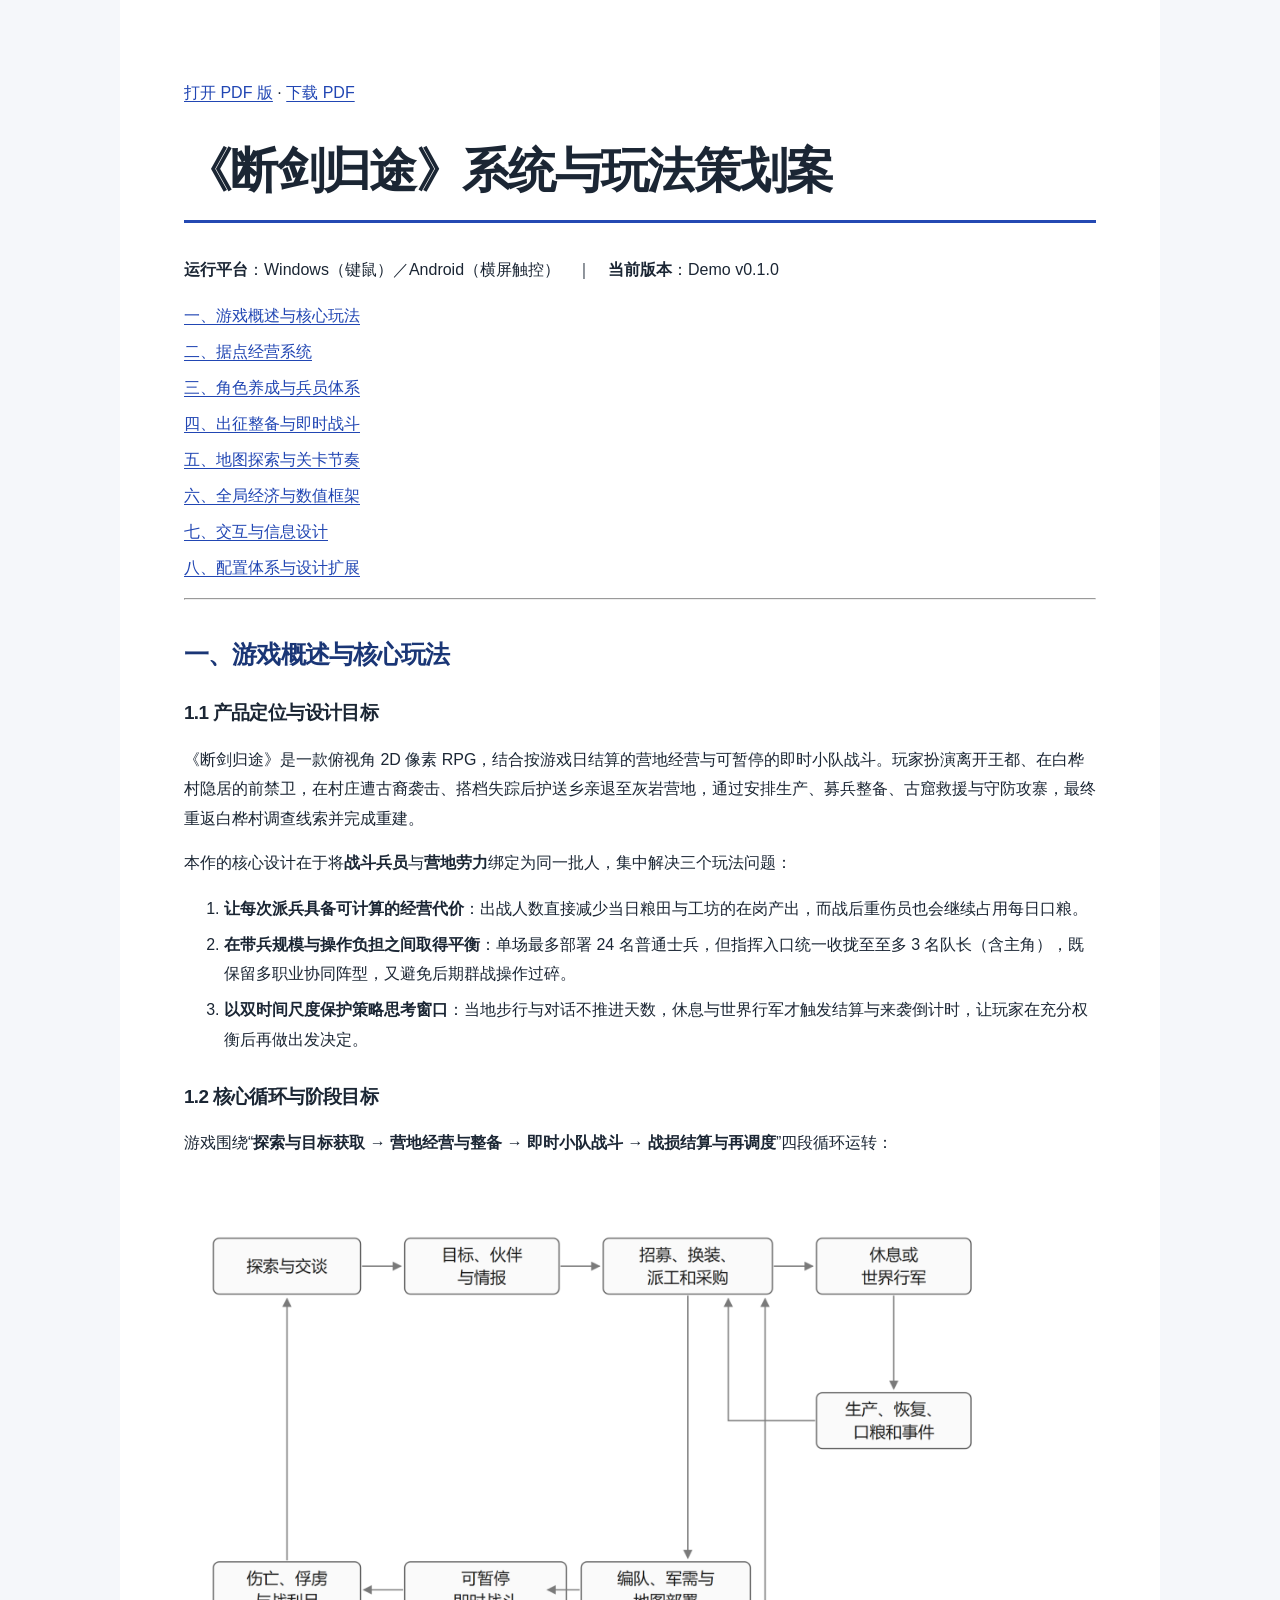
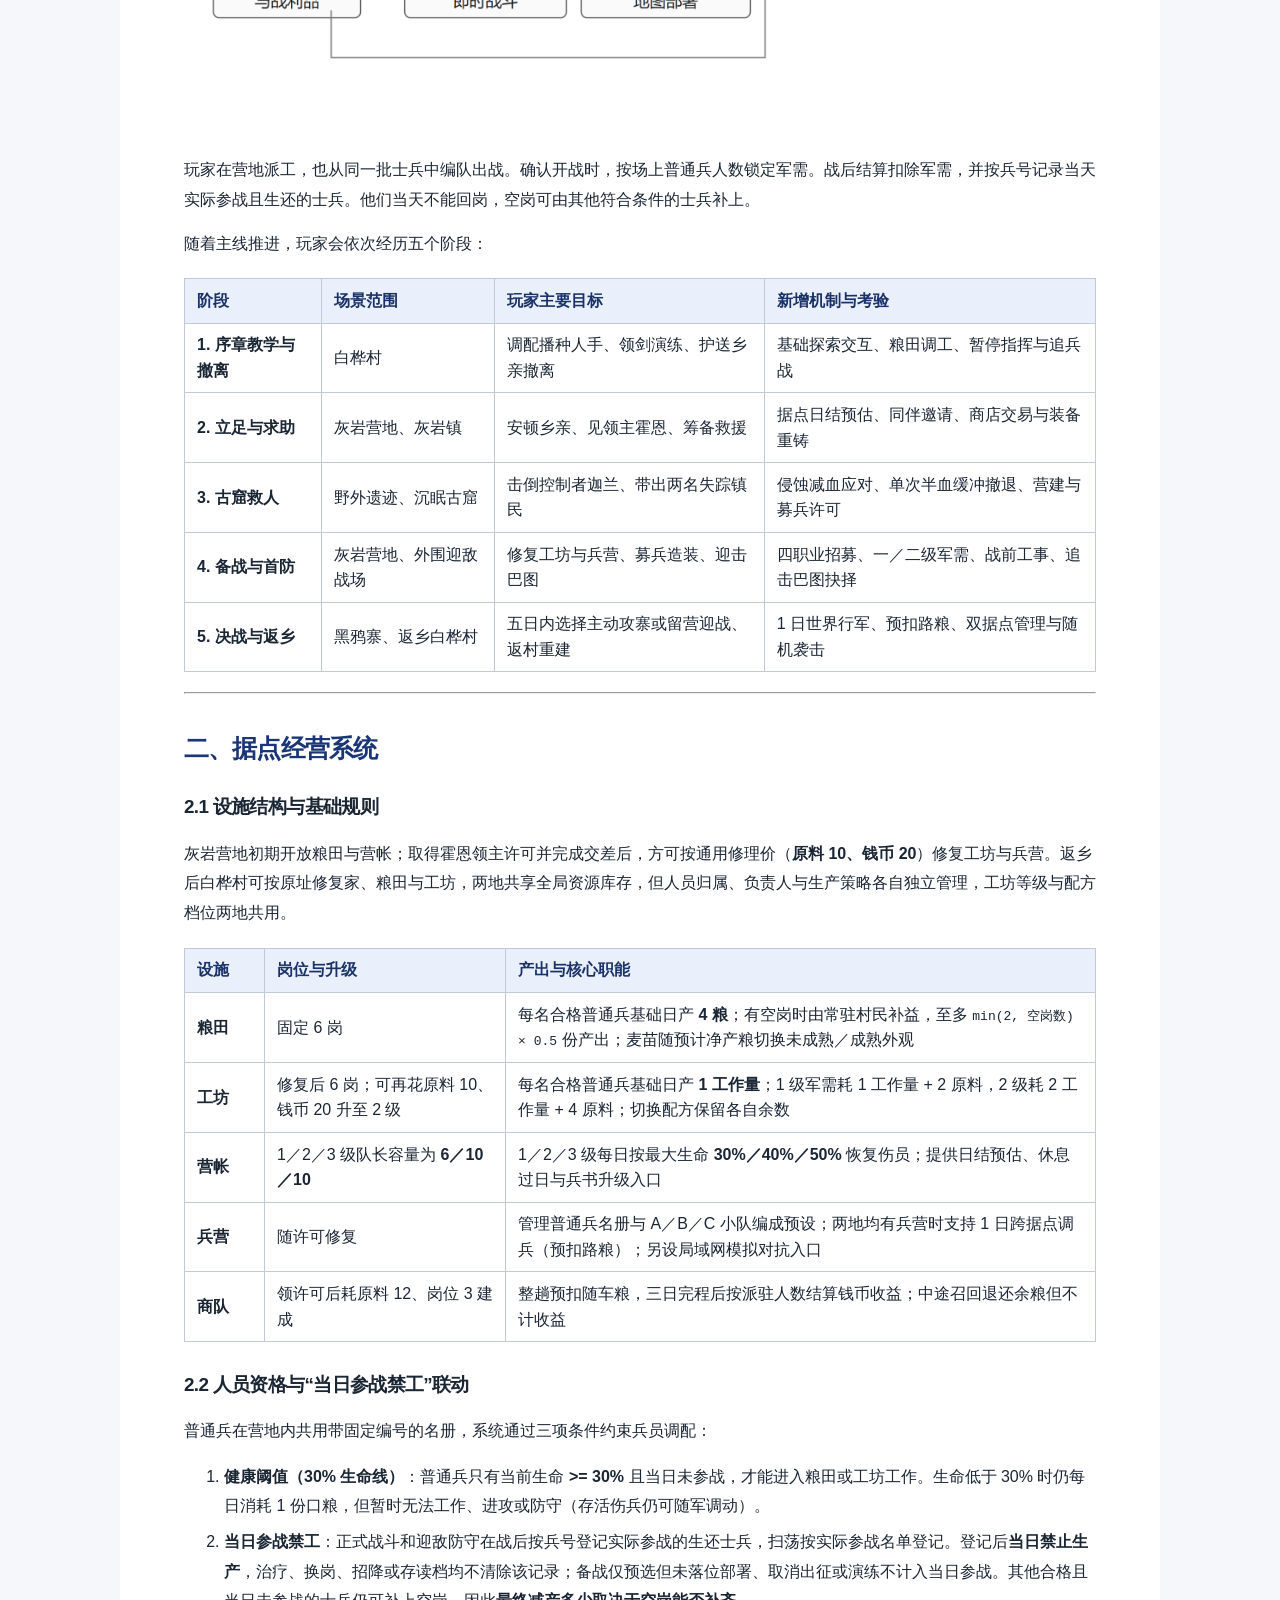
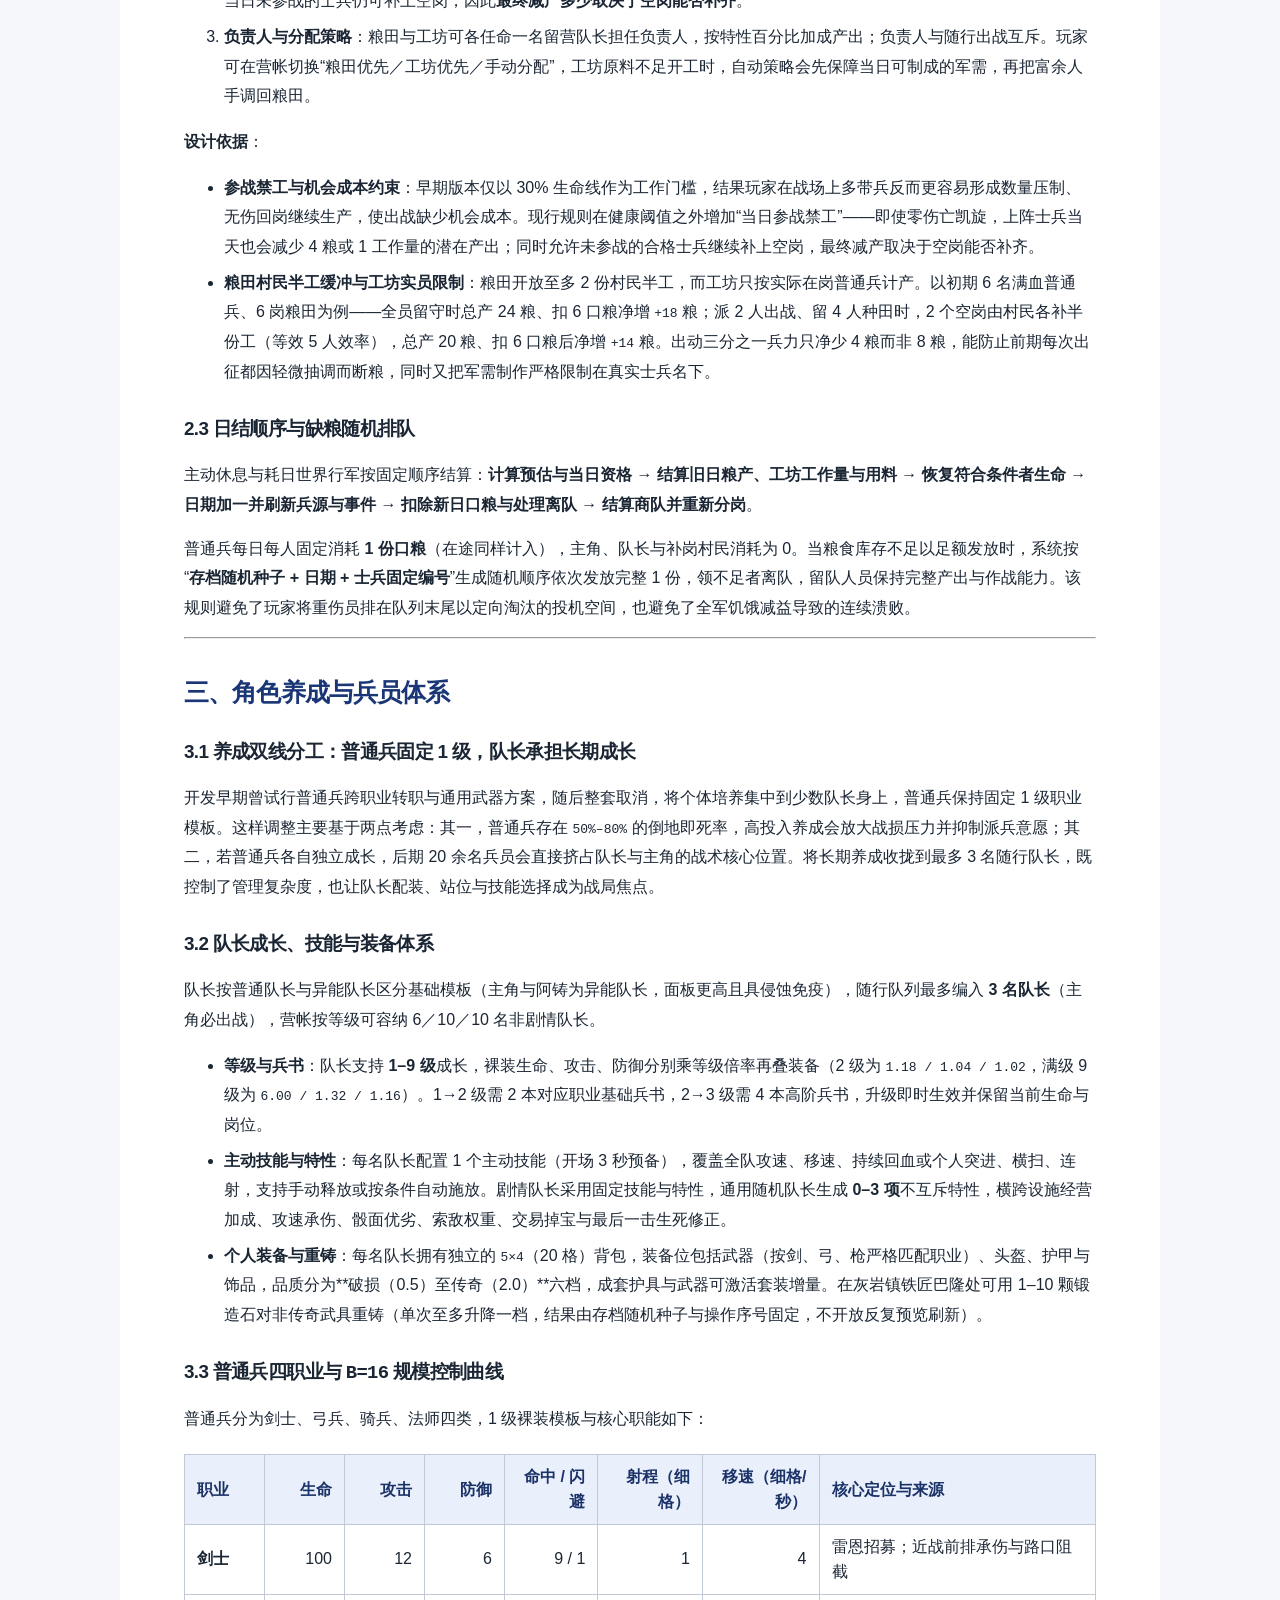
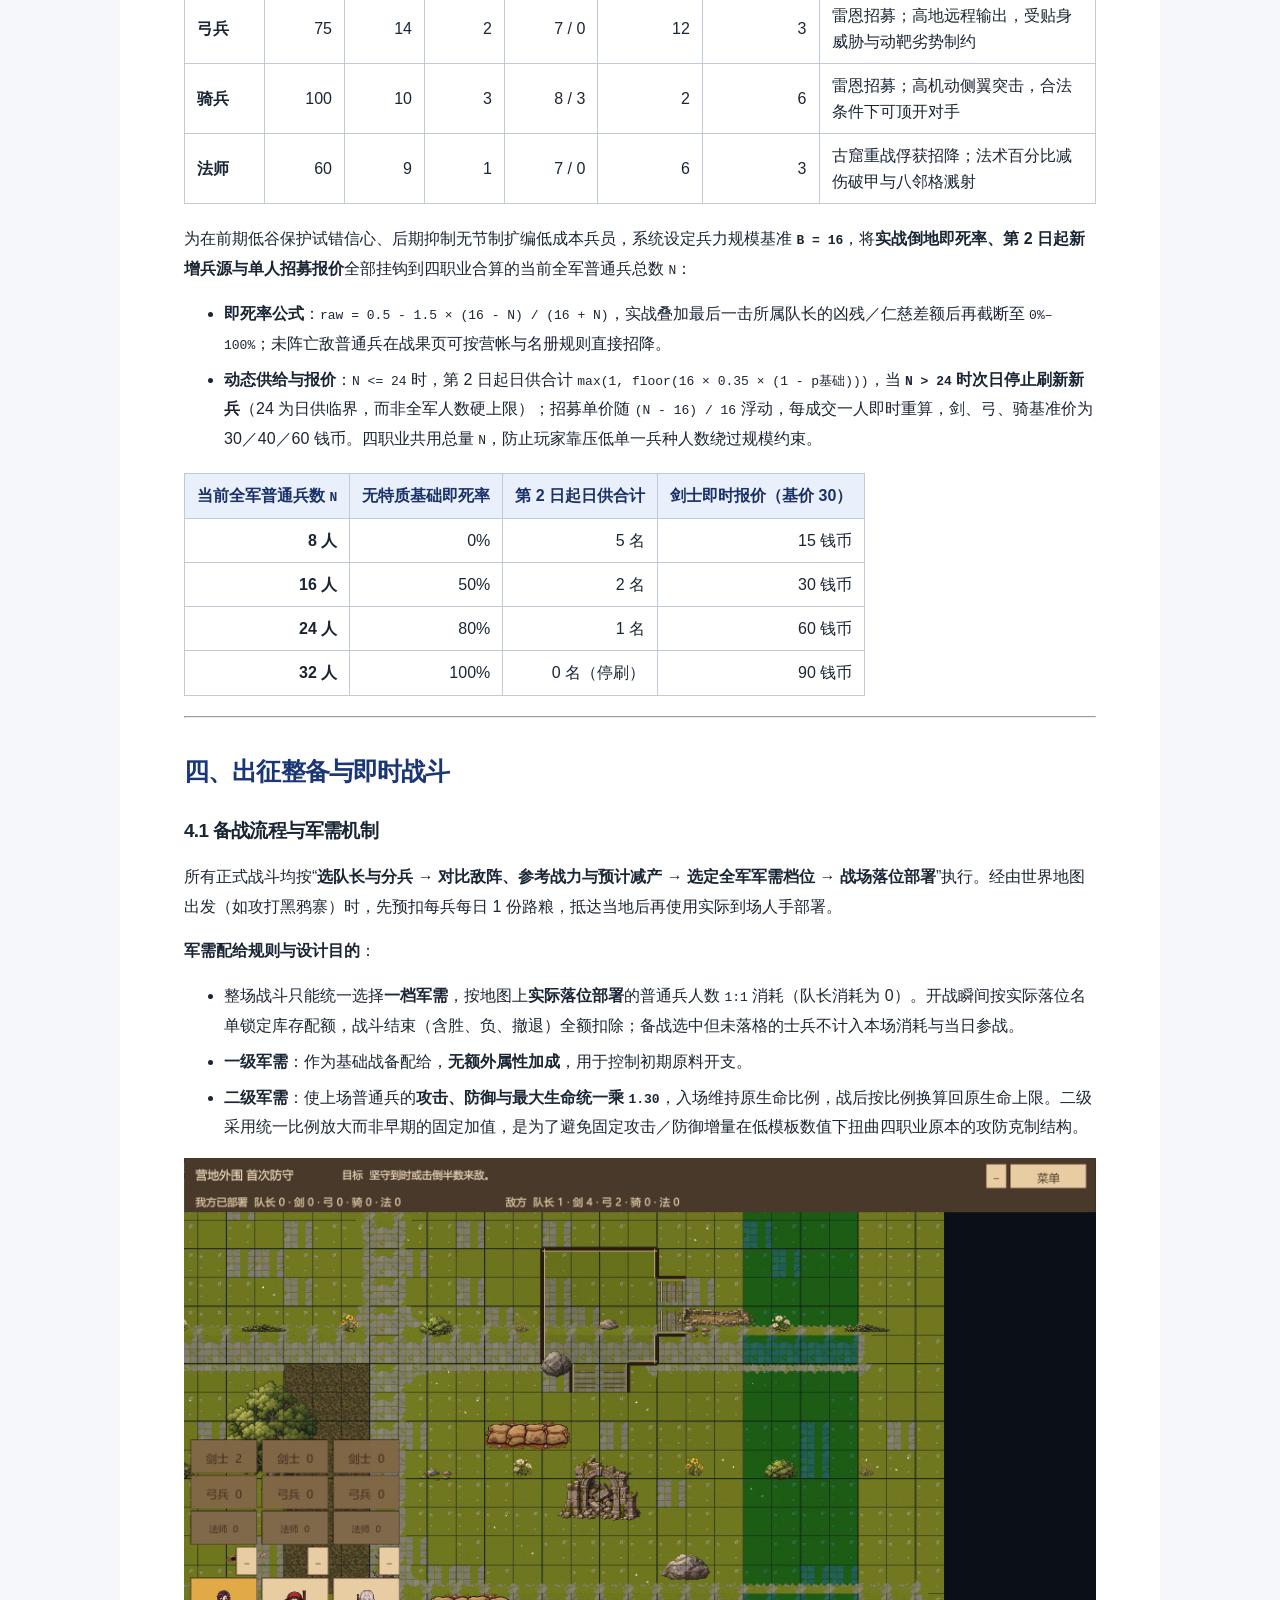
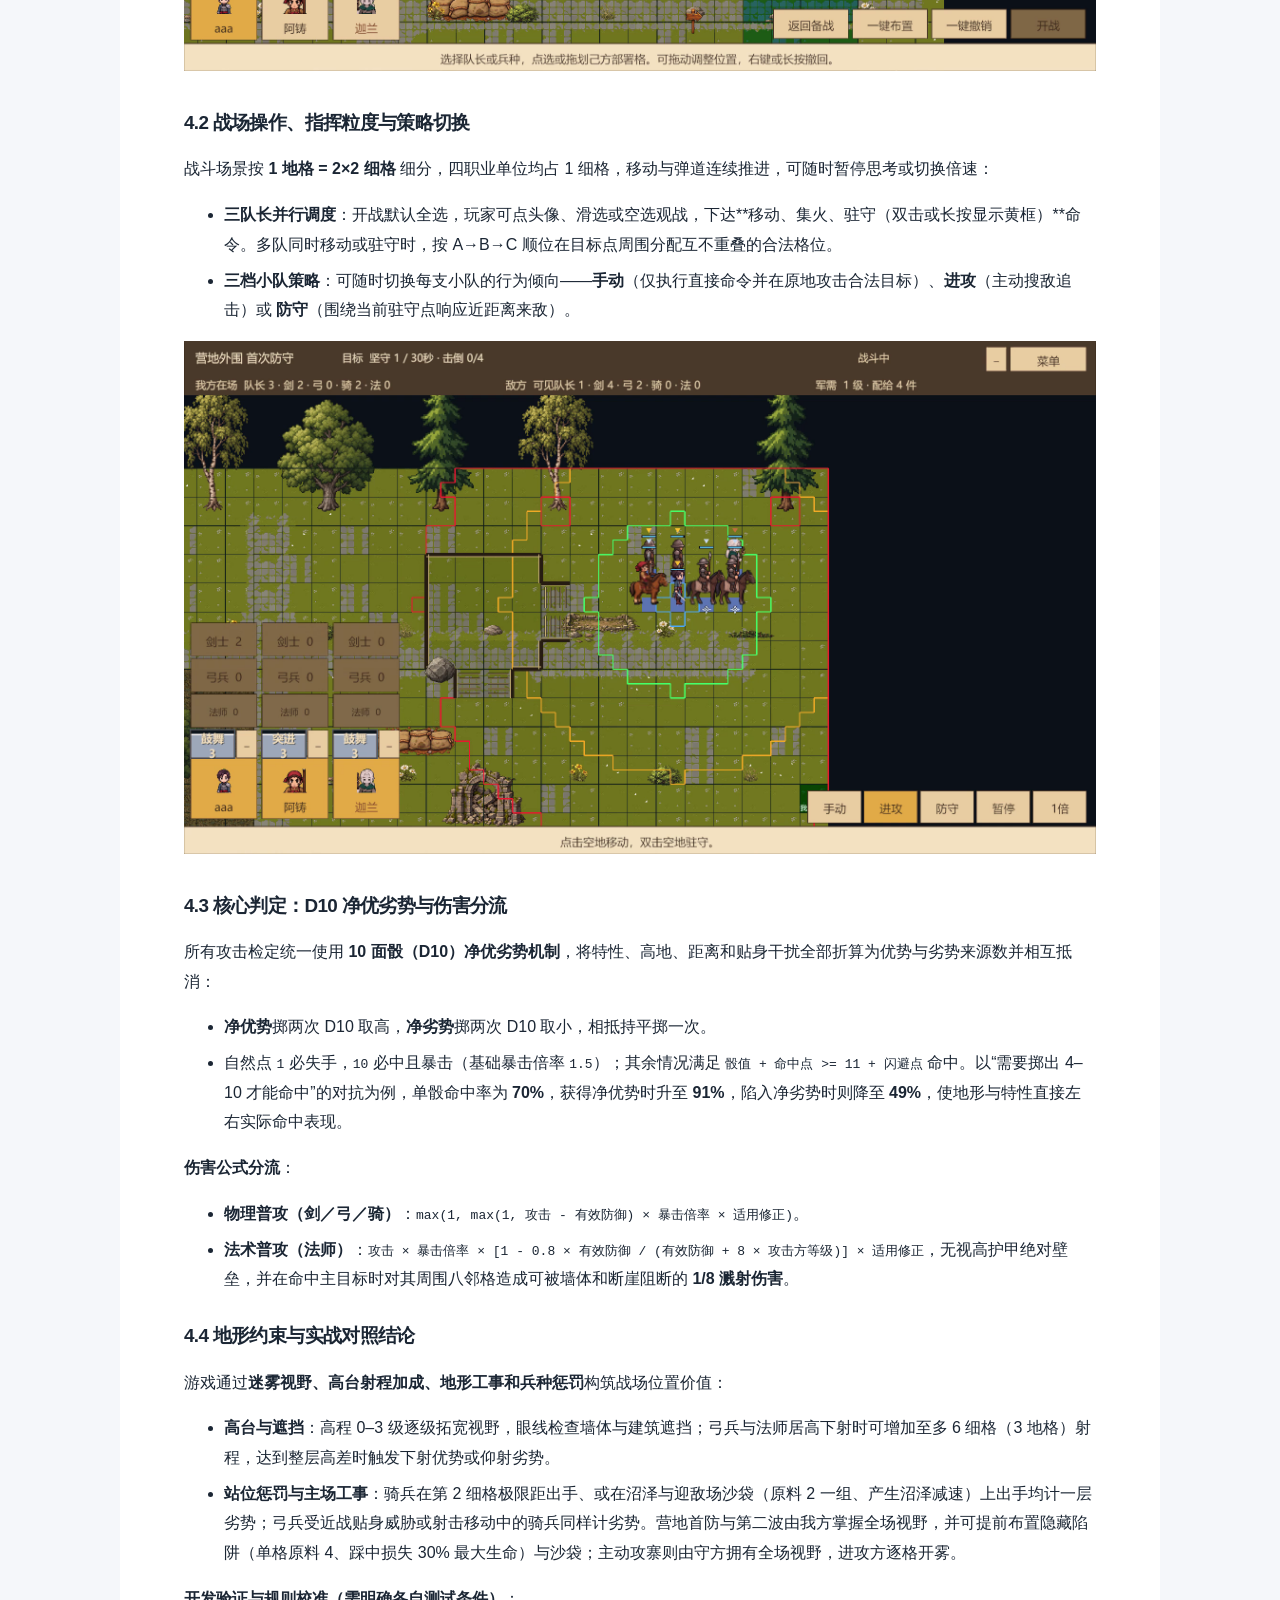
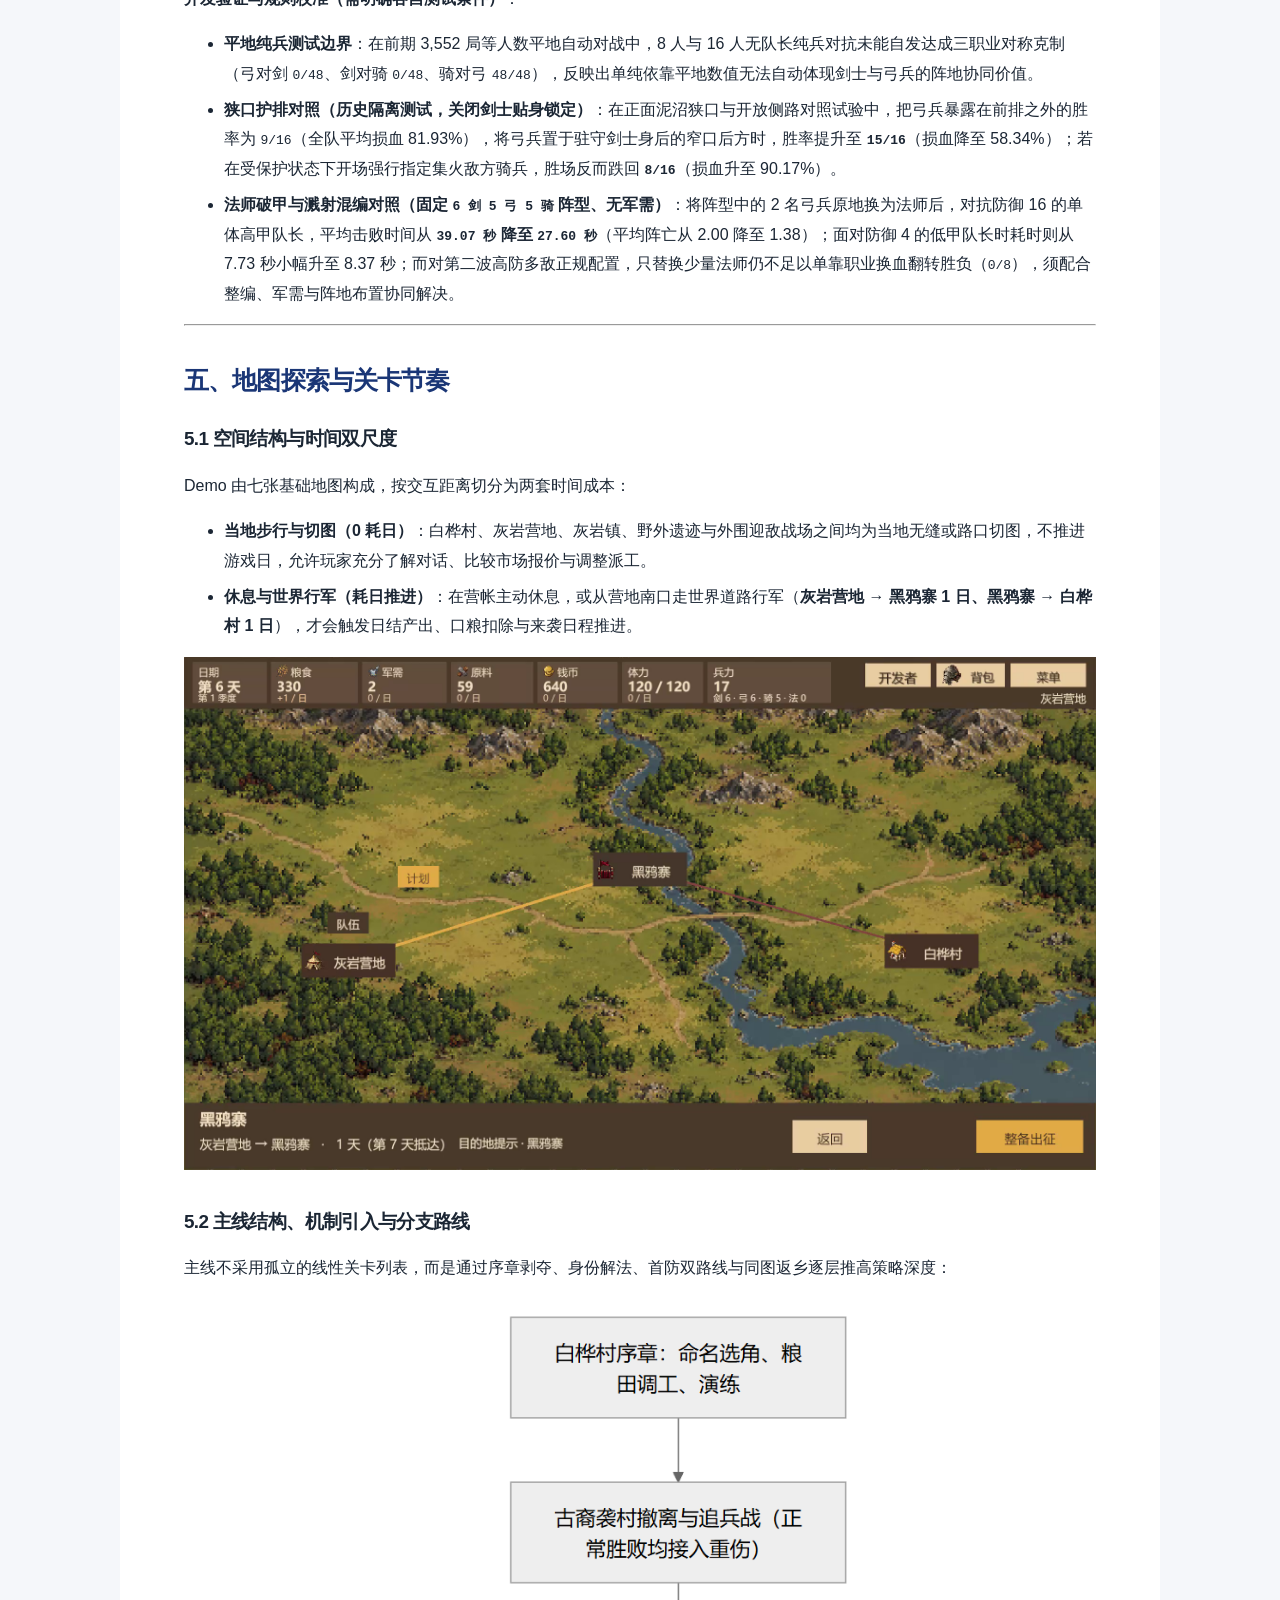
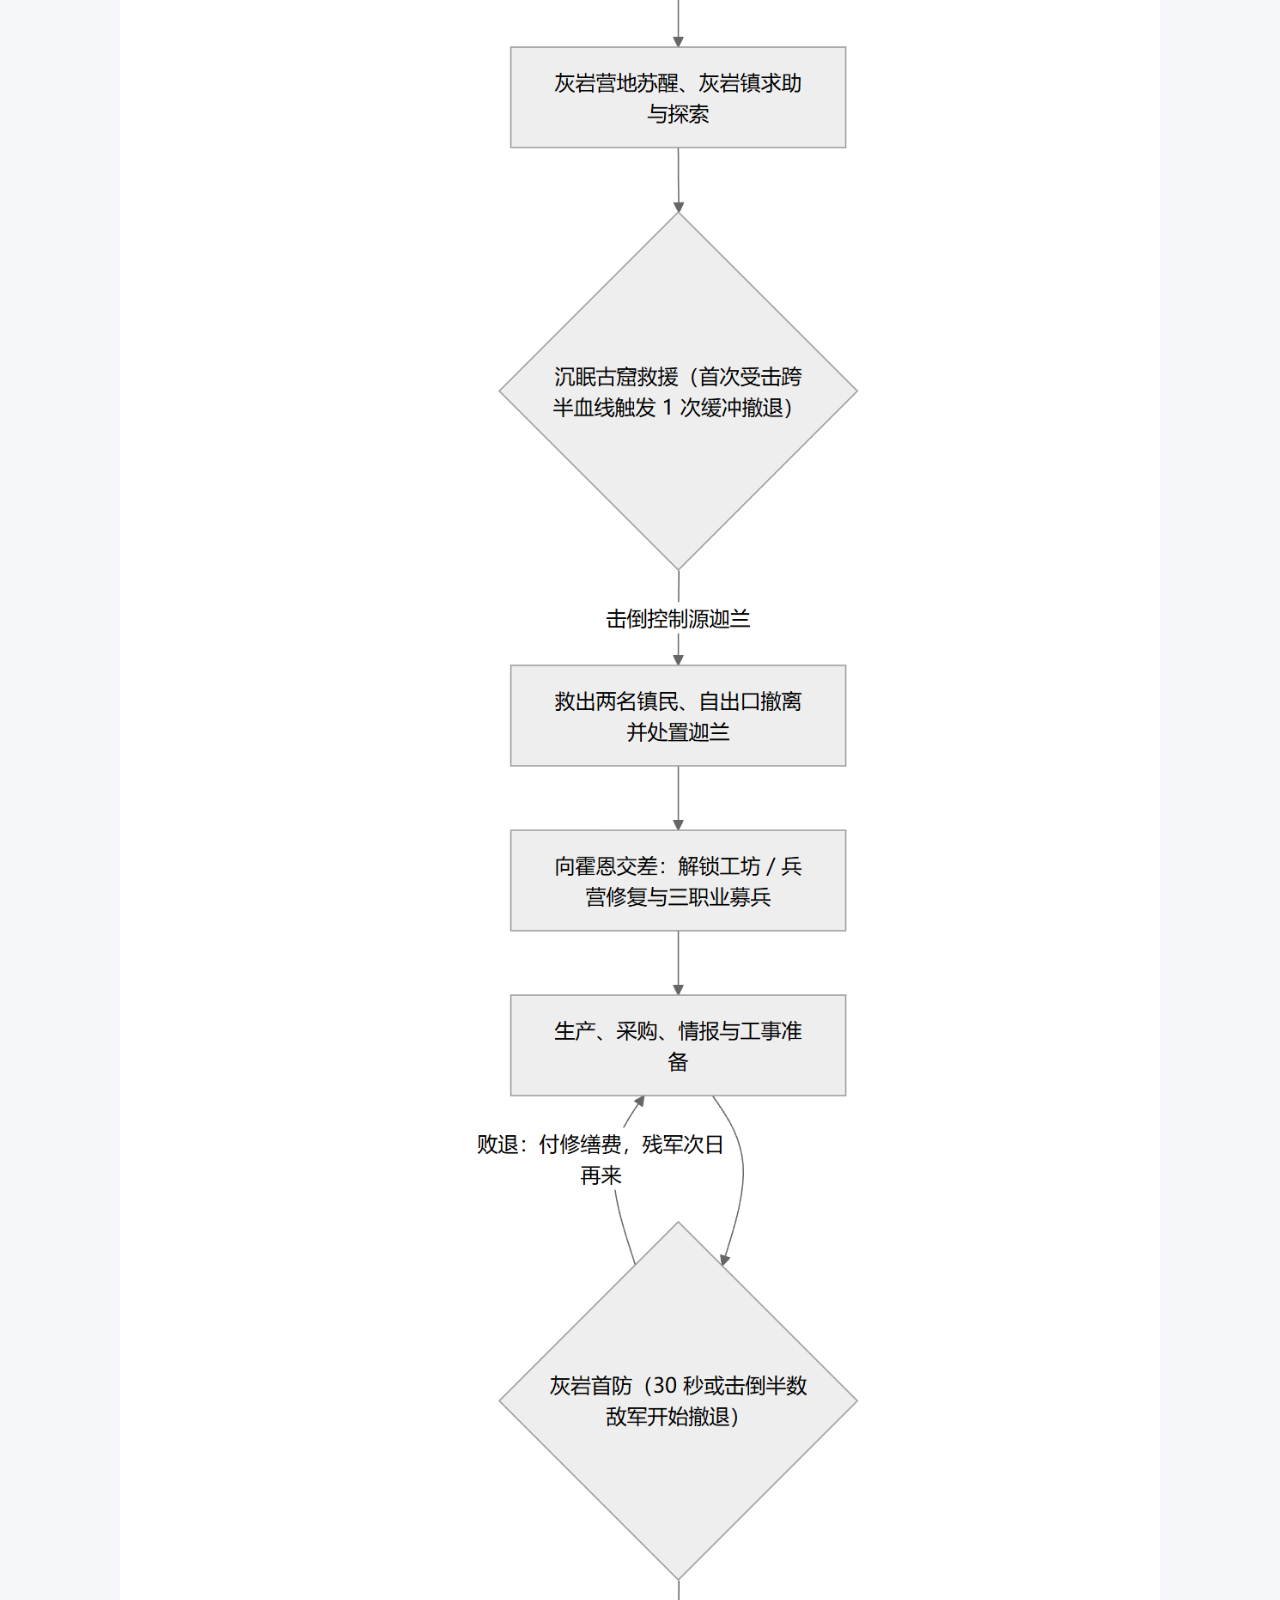
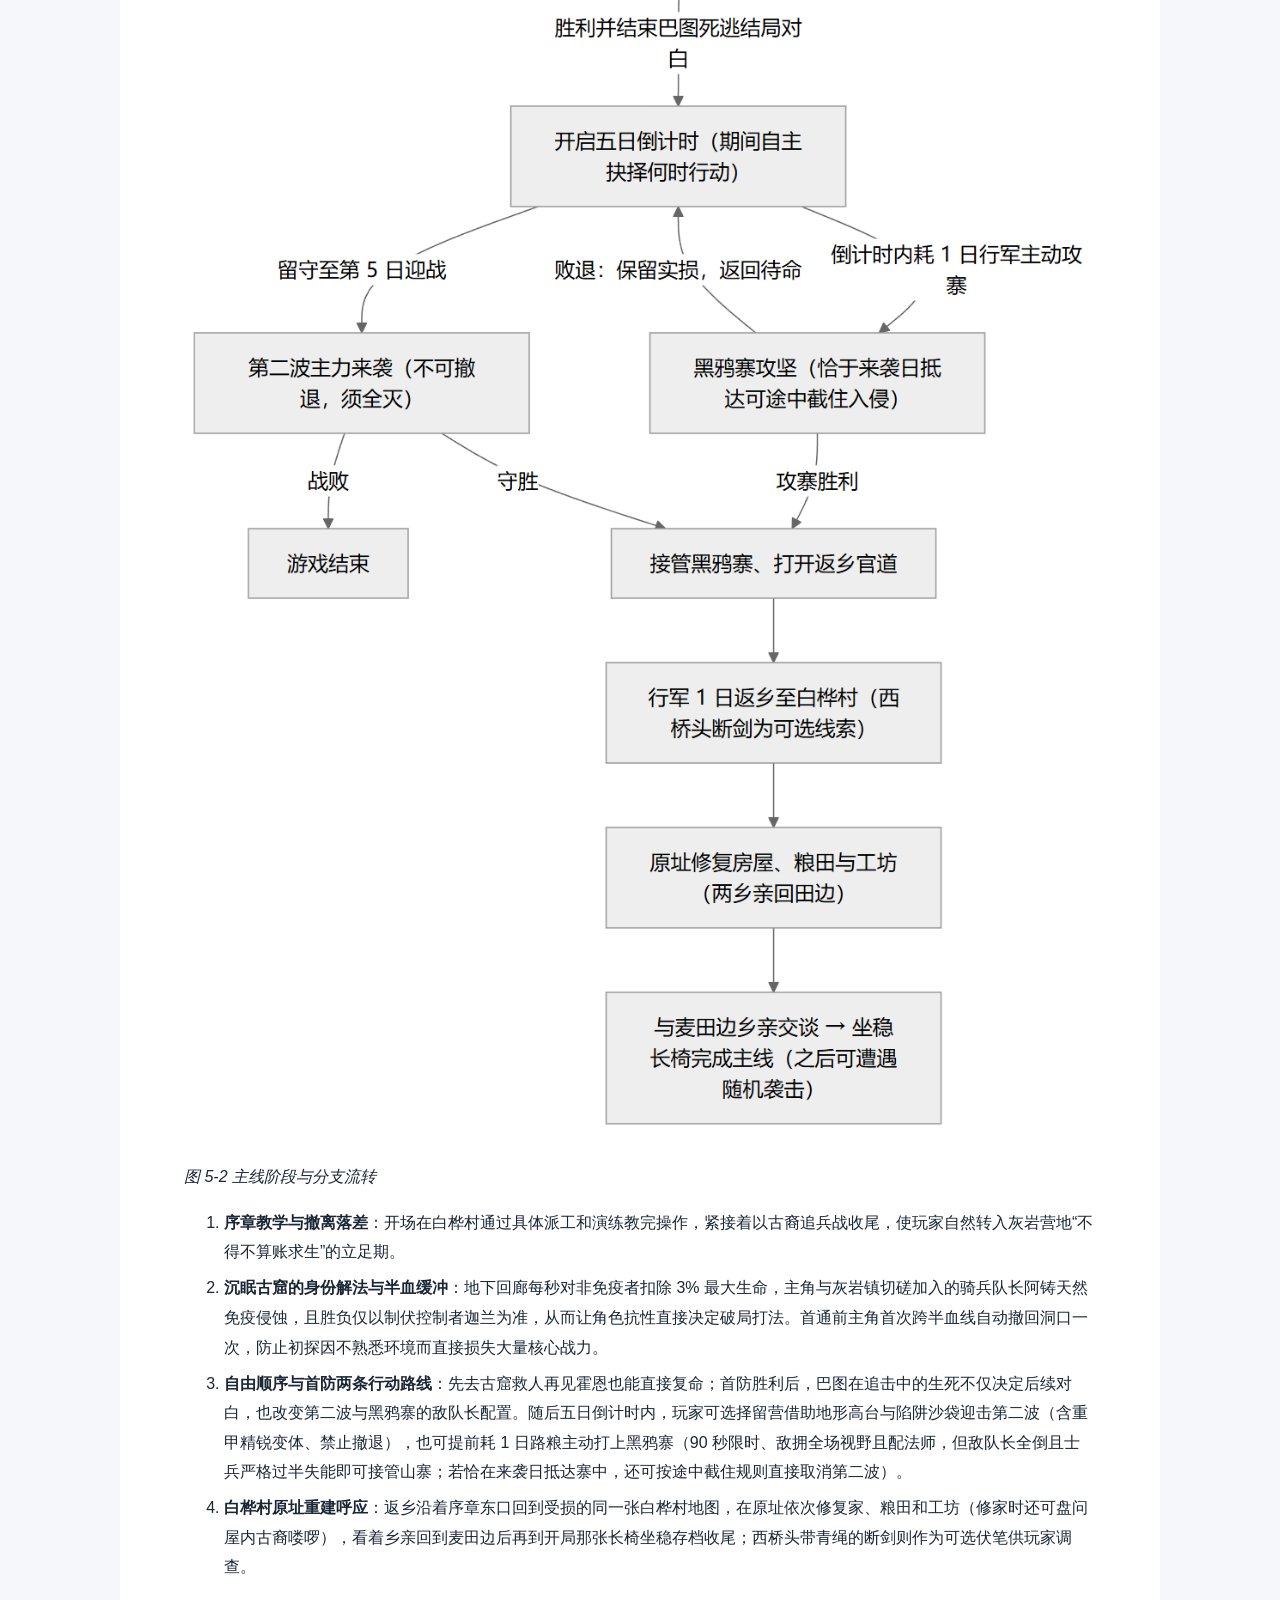
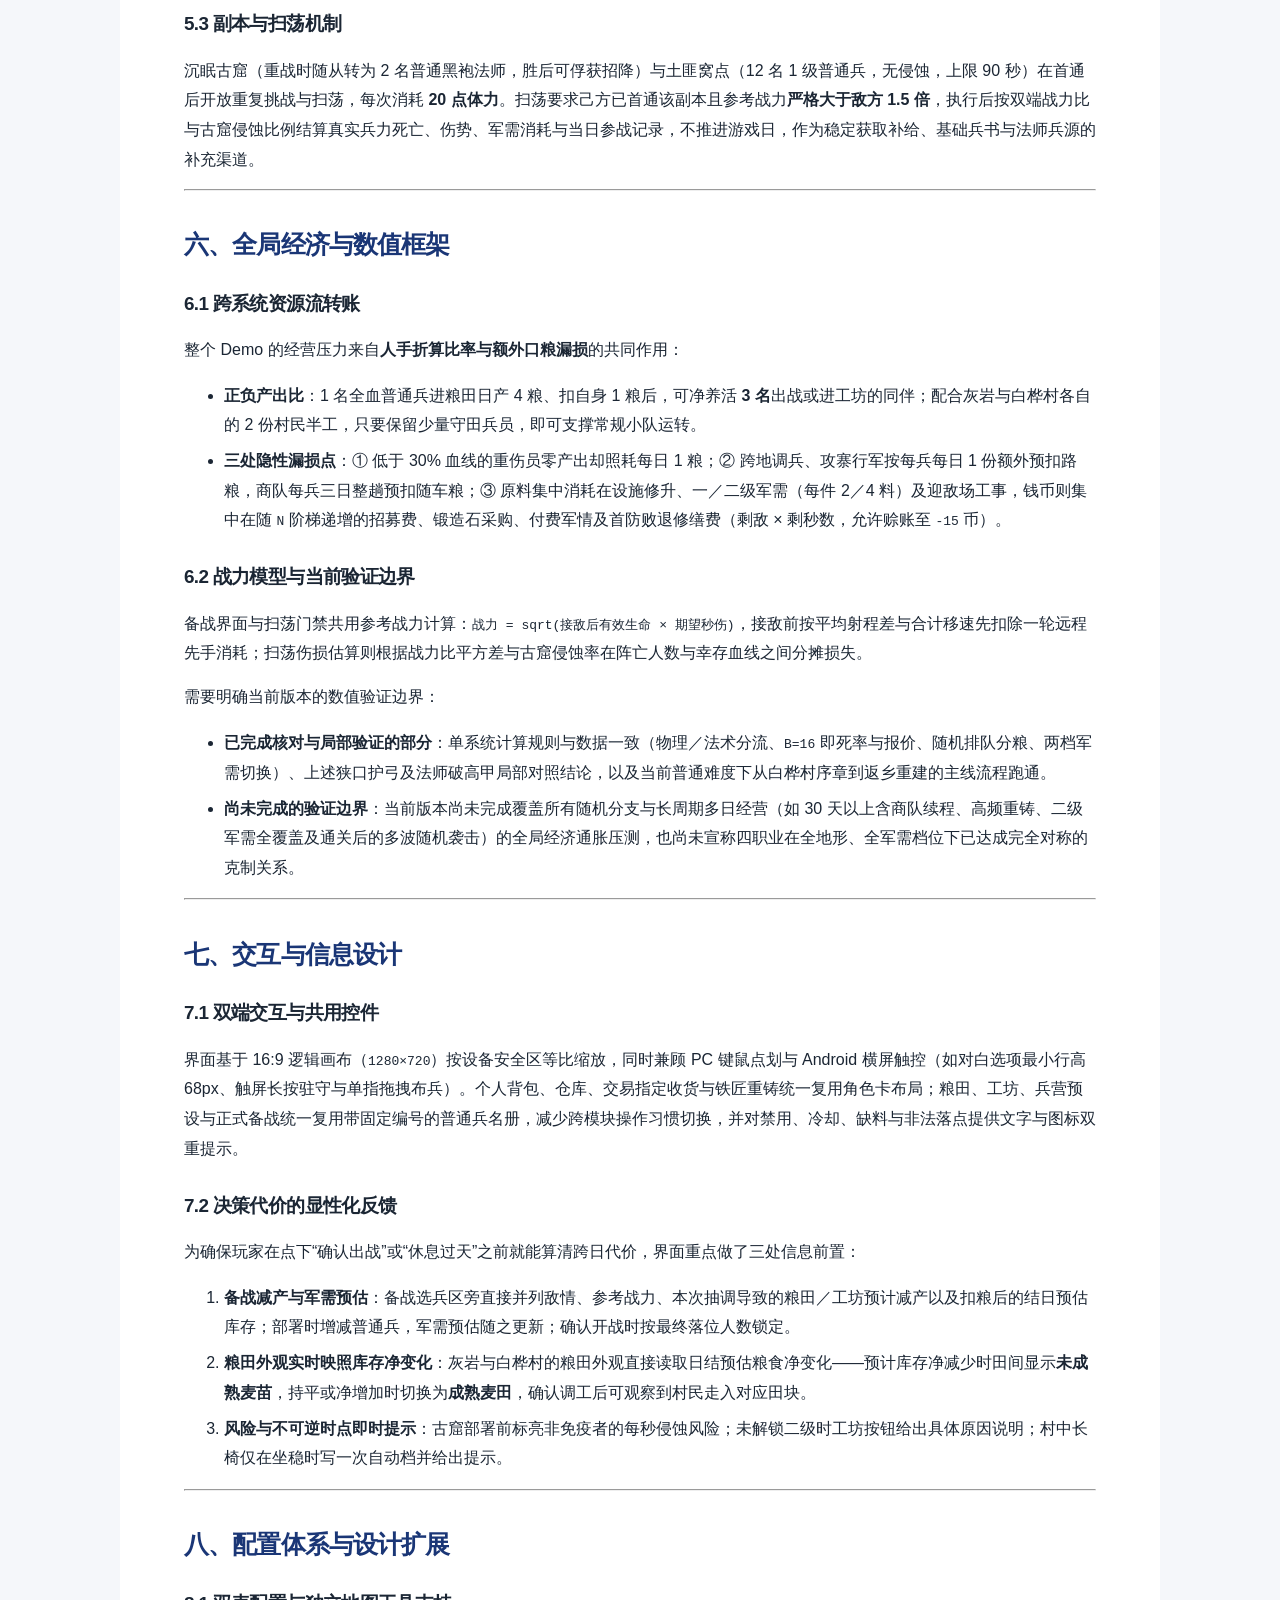
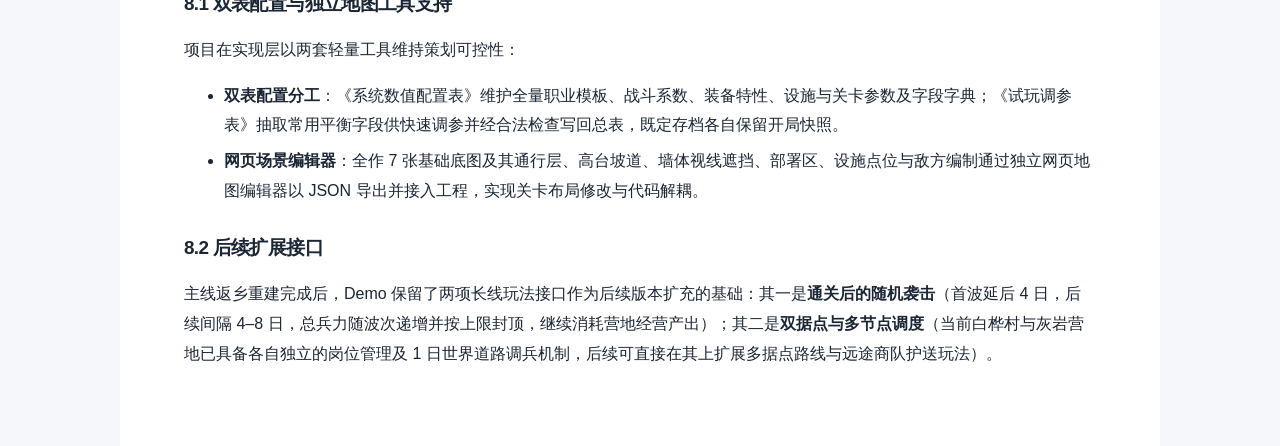
<file: read/brief/index.html>
<!doctype html><html lang="zh-CN"><head><meta charset="utf-8"><meta name="viewport" content="width=device-width,initial-scale=1"><title>《断剑归途》系统与玩法策划案</title><link rel="stylesheet" href="../reader.css"></head><body><main><p><a href="../../assets/files/system-gameplay.pdf" target="_blank" rel="noopener">打开 PDF 版</a> · <a href="../../assets/files/system-gameplay.pdf" download="断剑归途-系统与玩法策划案.pdf">下载 PDF</a></p>
<h1 id="section">《断剑归途》系统与玩法策划案</h1>
<p><strong>运行平台</strong>：Windows（键鼠）／Android（横屏触控）　｜　<strong>当前版本</strong>：Demo v0.1.0</p>
<nav aria-label="章节目录"><ol style="list-style:none;padding-inline-start:0"><li><a href="#section-1">一、游戏概述与核心玩法</a></li><li><a href="#section-4">二、据点经营系统</a></li><li><a href="#section-8">三、角色养成与兵员体系</a></li><li><a href="#section-11">四、出征整备与即时战斗</a></li><li><a href="#section-15">五、地图探索与关卡节奏</a></li><li><a href="#section-19">六、全局经济与数值框架</a></li><li><a href="#section-22">七、交互与信息设计</a></li><li><a href="#section-25">八、配置体系与设计扩展</a></li></ol></nav><hr />
<h2 id="section-1">一、游戏概述与核心玩法</h2>
<h3 id="section-2">1.1 产品定位与设计目标</h3>
<p>《断剑归途》是一款俯视角 2D 像素 RPG，结合按游戏日结算的营地经营与可暂停的即时小队战斗。玩家扮演离开王都、在白桦村隐居的前禁卫，在村庄遭古裔袭击、搭档失踪后护送乡亲退至灰岩营地，通过安排生产、募兵整备、古窟救援与守防攻寨，最终重返白桦村调查线索并完成重建。</p>
<p>本作的核心设计在于将<strong>战斗兵员</strong>与<strong>营地劳力</strong>绑定为同一批人，集中解决三个玩法问题：</p>
<ol>
<li><strong>让每次派兵具备可计算的经营代价</strong>：出战人数直接减少当日粮田与工坊的在岗产出，而战后重伤员也会继续占用每日口粮。</li>
<li><strong>在带兵规模与操作负担之间取得平衡</strong>：单场最多部署 24 名普通士兵，但指挥入口统一收拢至至多 3 名队长（含主角），既保留多职业协同阵型，又避免后期群战操作过碎。</li>
<li><strong>以双时间尺度保护策略思考窗口</strong>：当地步行与对话不推进天数，休息与世界行军才触发结算与来袭倒计时，让玩家在充分权衡后再做出发决定。</li>
</ol>
<h3 id="section-3">1.2 核心循环与阶段目标</h3>
<p>游戏围绕“<strong>探索与目标获取 → 营地经营与整备 → 即时小队战斗 → 战损结算与再调度</strong>”四段循环运转：</p>
<p><img src="core-loop.png" alt="图 1-1 核心玩法循环" /></p>
<p>玩家在营地派工，也从同一批士兵中编队出战。确认开战时，按场上普通兵人数锁定军需。战后结算扣除军需，并按兵号记录当天实际参战且生还的士兵。他们当天不能回岗，空岗可由其他符合条件的士兵补上。</p>
<p>随着主线推进，玩家会依次经历五个阶段：</p>
<table>
<thead>
<tr>
<th>阶段</th>
<th>场景范围</th>
<th>玩家主要目标</th>
<th>新增机制与考验</th>
</tr>
</thead>
<tbody>
<tr>
<td><strong>1. 序章教学与撤离</strong></td>
<td>白桦村</td>
<td>调配播种人手、领剑演练、护送乡亲撤离</td>
<td>基础探索交互、粮田调工、暂停指挥与追兵战</td>
</tr>
<tr>
<td><strong>2. 立足与求助</strong></td>
<td>灰岩营地、灰岩镇</td>
<td>安顿乡亲、见领主霍恩、筹备救援</td>
<td>据点日结预估、同伴邀请、商店交易与装备重铸</td>
</tr>
<tr>
<td><strong>3. 古窟救人</strong></td>
<td>野外遗迹、沉眠古窟</td>
<td>击倒控制者迦兰、带出两名失踪镇民</td>
<td>侵蚀减血应对、单次半血缓冲撤退、营建与募兵许可</td>
</tr>
<tr>
<td><strong>4. 备战与首防</strong></td>
<td>灰岩营地、外围迎敌战场</td>
<td>修复工坊与兵营、募兵造装、迎击巴图</td>
<td>四职业招募、一／二级军需、战前工事、追击巴图抉择</td>
</tr>
<tr>
<td><strong>5. 决战与返乡</strong></td>
<td>黑鸦寨、返乡白桦村</td>
<td>五日内选择主动攻寨或留营迎战、返村重建</td>
<td>1 日世界行军、预扣路粮、双据点管理与随机袭击</td>
</tr>
</tbody>
</table>
<hr />
<h2 id="section-4">二、据点经营系统</h2>
<h3 id="section-5">2.1 设施结构与基础规则</h3>
<p>灰岩营地初期开放粮田与营帐；取得霍恩领主许可并完成交差后，方可按通用修理价（<strong>原料 10、钱币 20</strong>）修复工坊与兵营。返乡后白桦村可按原址修复家、粮田与工坊，两地共享全局资源库存，但人员归属、负责人与生产策略各自独立管理，工坊等级与配方档位两地共用。</p>
<table>
<thead>
<tr>
<th>设施</th>
<th>岗位与升级</th>
<th>产出与核心职能</th>
</tr>
</thead>
<tbody>
<tr>
<td><strong>粮田</strong></td>
<td>固定 6 岗</td>
<td>每名合格普通兵基础日产 <strong>4 粮</strong>；有空岗时由常驻村民补益，至多 <code>min(2, 空岗数) × 0.5</code> 份产出；麦苗随预计净产粮切换未成熟／成熟外观</td>
</tr>
<tr>
<td><strong>工坊</strong></td>
<td>修复后 6 岗；可再花原料 10、钱币 20 升至 2 级</td>
<td>每名合格普通兵基础日产 <strong>1 工作量</strong>；1 级军需耗 1 工作量 + 2 原料，2 级耗 2 工作量 + 4 原料；切换配方保留各自余数</td>
</tr>
<tr>
<td><strong>营帐</strong></td>
<td>1／2／3 级队长容量为 <strong>6／10／10</strong></td>
<td>1／2／3 级每日按最大生命 <strong>30%／40%／50%</strong> 恢复伤员；提供日结预估、休息过日与兵书升级入口</td>
</tr>
<tr>
<td><strong>兵营</strong></td>
<td>随许可修复</td>
<td>管理普通兵名册与 A／B／C 小队编成预设；两地均有兵营时支持 1 日跨据点调兵（预扣路粮）；另设局域网模拟对抗入口</td>
</tr>
<tr>
<td><strong>商队</strong></td>
<td>领许可后耗原料 12、岗位 3 建成</td>
<td>整趟预扣随车粮，三日完程后按派驻人数结算钱币收益；中途召回退还余粮但不计收益</td>
</tr>
</tbody>
</table>
<h3 id="section-6">2.2 人员资格与“当日参战禁工”联动</h3>
<p>普通兵在营地内共用带固定编号的名册，系统通过三项条件约束兵员调配：</p>
<ol>
<li><strong>健康阈值（30% 生命线）</strong>：普通兵只有当前生命 <strong>&gt;= 30%</strong> 且当日未参战，才能进入粮田或工坊工作。生命低于 30% 时仍每日消耗 1 份口粮，但暂时无法工作、进攻或防守（存活伤兵仍可随军调动）。</li>
<li><strong>当日参战禁工</strong>：正式战斗和迎敌防守在战后按兵号登记实际参战的生还士兵，扫荡按实际参战名单登记。登记后<strong>当日禁止生产</strong>，治疗、换岗、招降或存读档均不清除该记录；备战仅预选但未落位部署、取消出征或演练不计入当日参战。其他合格且当日未参战的士兵仍可补上空岗，因此<strong>最终减产多少取决于空岗能否补齐</strong>。</li>
<li><strong>负责人与分配策略</strong>：粮田与工坊可各任命一名留营队长担任负责人，按特性百分比加成产出；负责人与随行出战互斥。玩家可在营帐切换“粮田优先／工坊优先／手动分配”，工坊原料不足开工时，自动策略会先保障当日可制成的军需，再把富余人手调回粮田。</li>
</ol>
<p><strong>设计依据</strong>：</p>
<ul>
<li><strong>参战禁工与机会成本约束</strong>：早期版本仅以 30% 生命线作为工作门槛，结果玩家在战场上多带兵反而更容易形成数量压制、无伤回岗继续生产，使出战缺少机会成本。现行规则在健康阈值之外增加“当日参战禁工”——即使零伤亡凯旋，上阵士兵当天也会减少 4 粮或 1 工作量的潜在产出；同时允许未参战的合格士兵继续补上空岗，最终减产取决于空岗能否补齐。</li>
<li><strong>粮田村民半工缓冲与工坊实员限制</strong>：粮田开放至多 2 份村民半工，而工坊只按实际在岗普通兵计产。以初期 6 名满血普通兵、6 岗粮田为例——全员留守时总产 24 粮、扣 6 口粮净增 <code>+18</code> 粮；派 2 人出战、留 4 人种田时，2 个空岗由村民各补半份工（等效 5 人效率），总产 20 粮、扣 6 口粮后净增 <code>+14</code> 粮。出动三分之一兵力只净少 4 粮而非 8 粮，能防止前期每次出征都因轻微抽调而断粮，同时又把军需制作严格限制在真实士兵名下。</li>
</ul>
<h3 id="section-7">2.3 日结顺序与缺粮随机排队</h3>
<p>主动休息与耗日世界行军按固定顺序结算：<strong>计算预估与当日资格 → 结算旧日粮产、工坊工作量与用料 → 恢复符合条件者生命 → 日期加一并刷新兵源与事件 → 扣除新日口粮与处理离队 → 结算商队并重新分岗</strong>。</p>
<p>普通兵每日每人固定消耗 <strong>1 份口粮</strong>（在途同样计入），主角、队长与补岗村民消耗为 0。当粮食库存不足以足额发放时，系统按“<strong>存档随机种子 + 日期 + 士兵固定编号</strong>”生成随机顺序依次发放完整 1 份，领不足者离队，留队人员保持完整产出与作战能力。该规则避免了玩家将重伤员排在队列末尾以定向淘汰的投机空间，也避免了全军饥饿减益导致的连续溃败。</p>
<hr />
<h2 id="section-8">三、角色养成与兵员体系</h2>
<h3 id="section-9">3.1 养成双线分工：普通兵固定 1 级，队长承担长期成长</h3>
<p>开发早期曾试行普通兵跨职业转职与通用武器方案，随后整套取消，将个体培养集中到少数队长身上，普通兵保持固定 1 级职业模板。这样调整主要基于两点考虑：其一，普通兵存在 <code>50%–80%</code> 的倒地即死率，高投入养成会放大战损压力并抑制派兵意愿；其二，若普通兵各自独立成长，后期 20 余名兵员会直接挤占队长与主角的战术核心位置。将长期养成收拢到最多 3 名随行队长，既控制了管理复杂度，也让队长配装、站位与技能选择成为战局焦点。</p>
<h3 id="section-10">3.2 队长成长、技能与装备体系</h3>
<p>队长按普通队长与异能队长区分基础模板（主角与阿铸为异能队长，面板更高且具侵蚀免疫），随行队列最多编入 <strong>3 名队长</strong>（主角必出战），营帐按等级可容纳 6／10／10 名非剧情队长。</p>
<ul>
<li><strong>等级与兵书</strong>：队长支持 <strong>1–9 级</strong>成长，裸装生命、攻击、防御分别乘等级倍率再叠装备（2 级为 <code>1.18 / 1.04 / 1.02</code>，满级 9 级为 <code>6.00 / 1.32 / 1.16</code>）。1→2 级需 2 本对应职业基础兵书，2→3 级需 4 本高阶兵书，升级即时生效并保留当前生命与岗位。</li>
<li><strong>主动技能与特性</strong>：每名队长配置 1 个主动技能（开场 3 秒预备），覆盖全队攻速、移速、持续回血或个人突进、横扫、连射，支持手动释放或按条件自动施放。剧情队长采用固定技能与特性，通用随机队长生成 <strong>0–3 项</strong>不互斥特性，横跨设施经营加成、攻速承伤、骰面优劣、索敌权重、交易掉宝与最后一击生死修正。</li>
<li><strong>个人装备与重铸</strong>：每名队长拥有独立的 <code>5×4</code>（20 格）背包，装备位包括武器（按剑、弓、枪严格匹配职业）、头盔、护甲与饰品，品质分为**破损（0.5）至传奇（2.0）**六档，成套护具与武器可激活套装增量。在灰岩镇铁匠巴隆处可用 1–10 颗锻造石对非传奇武具重铸（单次至多升降一档，结果由存档随机种子与操作序号固定，不开放反复预览刷新）。</li>
</ul>
<h3 id="b16">3.3 普通兵四职业与 <code>B=16</code> 规模控制曲线</h3>
<p>普通兵分为剑士、弓兵、骑兵、法师四类，1 级裸装模板与核心职能如下：</p>
<table>
<thead>
<tr>
<th>职业</th>
<th style="text-align: right;">生命</th>
<th style="text-align: right;">攻击</th>
<th style="text-align: right;">防御</th>
<th style="text-align: right;">命中 / 闪避</th>
<th style="text-align: right;">射程（细格）</th>
<th style="text-align: right;">移速（细格/秒）</th>
<th>核心定位与来源</th>
</tr>
</thead>
<tbody>
<tr>
<td><strong>剑士</strong></td>
<td style="text-align: right;">100</td>
<td style="text-align: right;">12</td>
<td style="text-align: right;">6</td>
<td style="text-align: right;">9 / 1</td>
<td style="text-align: right;">1</td>
<td style="text-align: right;">4</td>
<td>雷恩招募；近战前排承伤与路口阻截</td>
</tr>
<tr>
<td><strong>弓兵</strong></td>
<td style="text-align: right;">75</td>
<td style="text-align: right;">14</td>
<td style="text-align: right;">2</td>
<td style="text-align: right;">7 / 0</td>
<td style="text-align: right;">12</td>
<td style="text-align: right;">3</td>
<td>雷恩招募；高地远程输出，受贴身威胁与动靶劣势制约</td>
</tr>
<tr>
<td><strong>骑兵</strong></td>
<td style="text-align: right;">100</td>
<td style="text-align: right;">10</td>
<td style="text-align: right;">3</td>
<td style="text-align: right;">8 / 3</td>
<td style="text-align: right;">2</td>
<td style="text-align: right;">6</td>
<td>雷恩招募；高机动侧翼突击，合法条件下可顶开对手</td>
</tr>
<tr>
<td><strong>法师</strong></td>
<td style="text-align: right;">60</td>
<td style="text-align: right;">9</td>
<td style="text-align: right;">1</td>
<td style="text-align: right;">7 / 0</td>
<td style="text-align: right;">6</td>
<td style="text-align: right;">3</td>
<td>古窟重战俘获招降；法术百分比减伤破甲与八邻格溅射</td>
</tr>
</tbody>
</table>
<p>为在前期低谷保护试错信心、后期抑制无节制扩编低成本兵员，系统设定兵力规模基准 <strong><code>B = 16</code></strong>，将<strong>实战倒地即死率、第 2 日起新增兵源与单人招募报价</strong>全部挂钩到四职业合算的当前全军普通兵总数 <code>N</code>：</p>
<ul>
<li><strong>即死率公式</strong>：<code>raw = 0.5 - 1.5 × (16 - N) / (16 + N)</code>，实战叠加最后一击所属队长的凶残／仁慈差额后再截断至 <code>0%–100%</code>；未阵亡敌普通兵在战果页可按营帐与名册规则直接招降。</li>
<li><strong>动态供给与报价</strong>：<code>N &lt;= 24</code> 时，第 2 日起日供合计 <code>max(1, floor(16 × 0.35 × (1 - p基础)))</code>，当 <strong><code>N &gt; 24</code> 时次日停止刷新新兵</strong>（24 为日供临界，而非全军人数硬上限）；招募单价随 <code>(N - 16) / 16</code> 浮动，每成交一人即时重算，剑、弓、骑基准价为 30／40／60 钱币。四职业共用总量 <code>N</code>，防止玩家靠压低单一兵种人数绕过规模约束。</li>
</ul>
<table>
<thead>
<tr>
<th style="text-align: right;">当前全军普通兵数 <code>N</code></th>
<th style="text-align: right;">无特质基础即死率</th>
<th style="text-align: right;">第 2 日起日供合计</th>
<th style="text-align: right;">剑士即时报价（基价 30）</th>
</tr>
</thead>
<tbody>
<tr>
<td style="text-align: right;"><strong>8 人</strong></td>
<td style="text-align: right;">0%</td>
<td style="text-align: right;">5 名</td>
<td style="text-align: right;">15 钱币</td>
</tr>
<tr>
<td style="text-align: right;"><strong>16 人</strong></td>
<td style="text-align: right;">50%</td>
<td style="text-align: right;">2 名</td>
<td style="text-align: right;">30 钱币</td>
</tr>
<tr>
<td style="text-align: right;"><strong>24 人</strong></td>
<td style="text-align: right;">80%</td>
<td style="text-align: right;">1 名</td>
<td style="text-align: right;">60 钱币</td>
</tr>
<tr>
<td style="text-align: right;"><strong>32 人</strong></td>
<td style="text-align: right;">100%</td>
<td style="text-align: right;">0 名（停刷）</td>
<td style="text-align: right;">90 钱币</td>
</tr>
</tbody>
</table>
<hr />
<h2 id="section-11">四、出征整备与即时战斗</h2>
<h3 id="section-12">4.1 备战流程与军需机制</h3>
<p>所有正式战斗均按“<strong>选队长与分兵 → 对比敌阵、参考战力与预计减产 → 选定全军军需档位 → 战场落位部署</strong>”执行。经由世界地图出发（如攻打黑鸦寨）时，先预扣每兵每日 1 份路粮，抵达当地后再使用实际到场人手部署。</p>
<p><strong>军需配给规则与设计目的</strong>：</p>
<ul>
<li>整场战斗只能统一选择<strong>一档军需</strong>，按地图上<strong>实际落位部署</strong>的普通兵人数 <code>1:1</code> 消耗（队长消耗为 0）。开战瞬间按实际落位名单锁定库存配额，战斗结束（含胜、负、撤退）全额扣除；备战选中但未落格的士兵不计入本场消耗与当日参战。</li>
<li><strong>一级军需</strong>：作为基础战备配给，<strong>无额外属性加成</strong>，用于控制初期原料开支。</li>
<li><strong>二级军需</strong>：使上场普通兵的<strong>攻击、防御与最大生命统一乘 <code>1.30</code></strong>，入场维持原生命比例，战后按比例换算回原生命上限。二级采用统一比例放大而非早期的固定加值，是为了避免固定攻击／防御增量在低模板数值下扭曲四职业原本的攻防克制结构。</li>
</ul>
<p><img src="19.png" alt="图 4-1 灰岩营地首次防守战场：左栏队长编成、右侧绿色部署区与中央双坡高台" /></p>
<h3 id="section-13">4.2 战场操作、指挥粒度与策略切换</h3>
<p>战斗场景按 <strong>1 地格 = 2×2 细格</strong> 细分，四职业单位均占 1 细格，移动与弹道连续推进，可随时暂停思考或切换倍速：</p>
<ul>
<li><strong>三队长并行调度</strong>：开战默认全选，玩家可点头像、滑选或空选观战，下达**移动、集火、驻守（双击或长按显示黄框）**命令。多队同时移动或驻守时，按 A→B→C 顺位在目标点周围分配互不重叠的合法格位。</li>
<li><strong>三档小队策略</strong>：可随时切换每支小队的行为倾向——<strong>手动</strong>（仅执行直接命令并在原地攻击合法目标）、<strong>进攻</strong>（主动搜敌追击）或 <strong>防守</strong>（围绕当前驻守点响应近距离来敌）。</li>
</ul>
<p><img src="20.png" alt="图 4-2 首次防守实战界面：主动技能冷却、视野范围线与小队策略栏" /></p>
<h3 id="d10">4.3 核心判定：D10 净优劣势与伤害分流</h3>
<p>所有攻击检定统一使用 <strong>10 面骰（D10）净优劣势机制</strong>，将特性、高地、距离和贴身干扰全部折算为优势与劣势来源数并相互抵消：</p>
<ul>
<li><strong>净优势</strong>掷两次 D10 取高，<strong>净劣势</strong>掷两次 D10 取小，相抵持平掷一次。</li>
<li>自然点 <code>1</code> 必失手，<code>10</code> 必中且暴击（基础暴击倍率 <code>1.5</code>）；其余情况满足 <code>骰值 + 命中点 &gt;= 11 + 闪避点</code> 命中。以“需要掷出 4–10 才能命中”的对抗为例，单骰命中率为 <strong>70%</strong>，获得净优势时升至 <strong>91%</strong>，陷入净劣势时则降至 <strong>49%</strong>，使地形与特性直接左右实际命中表现。</li>
</ul>
<p><strong>伤害公式分流</strong>：</p>
<ul>
<li><strong>物理普攻（剑／弓／骑）</strong>：<code>max(1, max(1, 攻击 - 有效防御) × 暴击倍率 × 适用修正)</code>。</li>
<li><strong>法术普攻（法师）</strong>：<code>攻击 × 暴击倍率 × [1 - 0.8 × 有效防御 / (有效防御 + 8 × 攻击方等级)] × 适用修正</code>，无视高护甲绝对壁垒，并在命中主目标时对其周围八邻格造成可被墙体和断崖阻断的 <strong>1/8 溅射伤害</strong>。</li>
</ul>
<h3 id="section-14">4.4 地形约束与实战对照结论</h3>
<p>游戏通过<strong>迷雾视野、高台射程加成、地形工事和兵种惩罚</strong>构筑战场位置价值：</p>
<ul>
<li><strong>高台与遮挡</strong>：高程 0–3 级逐级拓宽视野，眼线检查墙体与建筑遮挡；弓兵与法师居高下射时可增加至多 6 细格（3 地格）射程，达到整层高差时触发下射优势或仰射劣势。</li>
<li><strong>站位惩罚与主场工事</strong>：骑兵在第 2 细格极限距出手、或在沼泽与迎敌场沙袋（原料 2 一组、产生沼泽减速）上出手均计一层劣势；弓兵受近战贴身威胁或射击移动中的骑兵同样计劣势。营地首防与第二波由我方掌握全场视野，并可提前布置隐藏陷阱（单格原料 4、踩中损失 30% 最大生命）与沙袋；主动攻寨则由守方拥有全场视野，进攻方逐格开雾。</li>
</ul>
<p><strong>开发验证与规则校准（需明确各自测试条件）</strong>：</p>
<ul>
<li><strong>平地纯兵测试边界</strong>：在前期 3,552 局等人数平地自动对战中，8 人与 16 人无队长纯兵对抗未能自发达成三职业对称克制（弓对剑 <code>0/48</code>、剑对骑 <code>0/48</code>、骑对弓 <code>48/48</code>），反映出单纯依靠平地数值无法自动体现剑士与弓兵的阵地协同价值。</li>
<li><strong>狭口护排对照（历史隔离测试，关闭剑士贴身锁定）</strong>：在正面泥沼狭口与开放侧路对照试验中，把弓兵暴露在前排之外的胜率为 <code>9/16</code>（全队平均损血 81.93%），将弓兵置于驻守剑士身后的窄口后方时，胜率提升至 <strong><code>15/16</code></strong>（损血降至 58.34%）；若在受保护状态下开场强行指定集火敌方骑兵，胜场反而跌回 <strong><code>8/16</code></strong>（损血升至 90.17%）。</li>
<li><strong>法师破甲与溅射混编对照（固定 <code>6 剑 5 弓 5 骑</code> 阵型、无军需）</strong>：将阵型中的 2 名弓兵原地换为法师后，对抗防御 16 的单体高甲队长，平均击败时间从 <strong><code>39.07 秒</code> 降至 <code>27.60 秒</code></strong>（平均阵亡从 2.00 降至 1.38）；面对防御 4 的低甲队长时耗时则从 7.73 秒小幅升至 8.37 秒；而对第二波高防多敌正规配置，只替换少量法师仍不足以单靠职业换血翻转胜负（<code>0/8</code>），须配合整编、军需与阵地布置协同解决。</li>
</ul>
<hr />
<h2 id="section-15">五、地图探索与关卡节奏</h2>
<h3 id="section-16">5.1 空间结构与时间双尺度</h3>
<p>Demo 由七张基础地图构成，按交互距离切分为两套时间成本：</p>
<ul>
<li><strong>当地步行与切图（0 耗日）</strong>：白桦村、灰岩营地、灰岩镇、野外遗迹与外围迎敌战场之间均为当地无缝或路口切图，不推进游戏日，允许玩家充分了解对话、比较市场报价与调整派工。</li>
<li><strong>休息与世界行军（耗日推进）</strong>：在营帐主动休息，或从营地南口走世界道路行军（<strong>灰岩营地 → 黑鸦寨 1 日、黑鸦寨 → 白桦村 1 日</strong>），才会触发日结产出、口粮扣除与来袭日程推进。</li>
</ul>
<p><img src="26.png" alt="图 5-1 世界地图：灰岩营地、黑鸦寨与白桦村之间的 1 日世界道路连接" /></p>
<h3 id="section-17">5.2 主线结构、机制引入与分支路线</h3>
<p>主线不采用孤立的线性关卡列表，而是通过序章剥夺、身份解法、首防双路线与同图返乡逐层推高策略深度：</p>
<figure><img src="campaign-path.png" alt="主线阶段与分支流转"></figure>
<p><em>图 5-2 主线阶段与分支流转</em></p>
<!-- 排版说明：请直接渲染上方 Mermaid 流程图作为图 5-2，勿沿用旧版 campaign-path.png -->
<ol>
<li><strong>序章教学与撤离落差</strong>：开场在白桦村通过具体派工和演练教完操作，紧接着以古裔追兵战收尾，使玩家自然转入灰岩营地“不得不算账求生”的立足期。</li>
<li><strong>沉眠古窟的身份解法与半血缓冲</strong>：地下回廊每秒对非免疫者扣除 3% 最大生命，主角与灰岩镇切磋加入的骑兵队长阿铸天然免疫侵蚀，且胜负仅以制伏控制者迦兰为准，从而让角色抗性直接决定破局打法。首通前主角首次跨半血线自动撤回洞口一次，防止初探因不熟悉环境而直接损失大量核心战力。</li>
<li><strong>自由顺序与首防两条行动路线</strong>：先去古窟救人再见霍恩也能直接复命；首防胜利后，巴图在追击中的生死不仅决定后续对白，也改变第二波与黑鸦寨的敌队长配置。随后五日倒计时内，玩家可选择留营借助地形高台与陷阱沙袋迎击第二波（含重甲精锐变体、禁止撤退），也可提前耗 1 日路粮主动打上黑鸦寨（90 秒限时、敌拥全场视野且配法师，但敌队长全倒且士兵严格过半失能即可接管山寨；若恰在来袭日抵达寨中，还可按途中截住规则直接取消第二波）。</li>
<li><strong>白桦村原址重建呼应</strong>：返乡沿着序章东口回到受损的同一张白桦村地图，在原址依次修复家、粮田和工坊（修家时还可盘问屋内古裔喽啰），看着乡亲回到麦田边后再到开局那张长椅坐稳存档收尾；西桥头带青绳的断剑则作为可选伏笔供玩家调查。</li>
</ol>
<h3 id="section-18">5.3 副本与扫荡机制</h3>
<p>沉眠古窟（重战时随从转为 2 名普通黑袍法师，胜后可俘获招降）与土匪窝点（12 名 1 级普通兵，无侵蚀，上限 90 秒）在首通后开放重复挑战与扫荡，每次消耗 <strong>20 点体力</strong>。扫荡要求己方已首通该副本且参考战力<strong>严格大于敌方 1.5 倍</strong>，执行后按双端战力比与古窟侵蚀比例结算真实兵力死亡、伤势、军需消耗与当日参战记录，不推进游戏日，作为稳定获取补给、基础兵书与法师兵源的补充渠道。</p>
<hr />
<h2 id="section-19">六、全局经济与数值框架</h2>
<h3 id="section-20">6.1 跨系统资源流转账</h3>
<p>整个 Demo 的经营压力来自<strong>人手折算比率与额外口粮漏损</strong>的共同作用：</p>
<ul>
<li><strong>正负产出比</strong>：1 名全血普通兵进粮田日产 4 粮、扣自身 1 粮后，可净养活 <strong>3 名</strong>出战或进工坊的同伴；配合灰岩与白桦村各自的 2 份村民半工，只要保留少量守田兵员，即可支撑常规小队运转。</li>
<li><strong>三处隐性漏损点</strong>：① 低于 30% 血线的重伤员零产出却照耗每日 1 粮；② 跨地调兵、攻寨行军按每兵每日 1 份额外预扣路粮，商队每兵三日整趟预扣随车粮；③ 原料集中消耗在设施修升、一／二级军需（每件 2／4 料）及迎敌场工事，钱币则集中在随 <code>N</code> 阶梯递增的招募费、锻造石采购、付费军情及首防败退修缮费（剩敌 × 剩秒数，允许赊账至 <code>-15</code> 币）。</li>
</ul>
<h3 id="section-21">6.2 战力模型与当前验证边界</h3>
<p>备战界面与扫荡门禁共用参考战力计算：<code>战力 = sqrt(接敌后有效生命 × 期望秒伤)</code>，接敌前按平均射程差与合计移速先扣除一轮远程先手消耗；扫荡伤损估算则根据战力比平方差与古窟侵蚀率在阵亡人数与幸存血线之间分摊损失。</p>
<p>需要明确当前版本的数值验证边界：</p>
<ul>
<li><strong>已完成核对与局部验证的部分</strong>：单系统计算规则与数据一致（物理／法术分流、<code>B=16</code> 即死率与报价、随机排队分粮、两档军需切换）、上述狭口护弓及法师破高甲局部对照结论，以及当前普通难度下从白桦村序章到返乡重建的主线流程跑通。</li>
<li><strong>尚未完成的验证边界</strong>：当前版本尚未完成覆盖所有随机分支与长周期多日经营（如 30 天以上含商队续程、高频重铸、二级军需全覆盖及通关后的多波随机袭击）的全局经济通胀压测，也尚未宣称四职业在全地形、全军需档位下已达成完全对称的克制关系。</li>
</ul>
<hr />
<h2 id="section-22">七、交互与信息设计</h2>
<h3 id="section-23">7.1 双端交互与共用控件</h3>
<p>界面基于 16:9 逻辑画布（<code>1280×720</code>）按设备安全区等比缩放，同时兼顾 PC 键鼠点划与 Android 横屏触控（如对白选项最小行高 68px、触屏长按驻守与单指拖拽布兵）。个人背包、仓库、交易指定收货与铁匠重铸统一复用角色卡布局；粮田、工坊、兵营预设与正式备战统一复用带固定编号的普通兵名册，减少跨模块操作习惯切换，并对禁用、冷却、缺料与非法落点提供文字与图标双重提示。</p>
<h3 id="section-24">7.2 决策代价的显性化反馈</h3>
<p>为确保玩家在点下“确认出战”或“休息过天”之前就能算清跨日代价，界面重点做了三处信息前置：</p>
<ol>
<li><strong>备战减产与军需预估</strong>：备战选兵区旁直接并列敌情、参考战力、本次抽调导致的粮田／工坊预计减产以及扣粮后的结日预估库存；部署时增减普通兵，军需预估随之更新；确认开战时按最终落位人数锁定。</li>
<li><strong>粮田外观实时映照库存净变化</strong>：灰岩与白桦村的粮田外观直接读取日结预估粮食净变化——预计库存净减少时田间显示<strong>未成熟麦苗</strong>，持平或净增加时切换为<strong>成熟麦田</strong>，确认调工后可观察到村民走入对应田块。</li>
<li><strong>风险与不可逆时点即时提示</strong>：古窟部署前标亮非免疫者的每秒侵蚀风险；未解锁二级时工坊按钮给出具体原因说明；村中长椅仅在坐稳时写一次自动档并给出提示。</li>
</ol>
<hr />
<h2 id="section-25">八、配置体系与设计扩展</h2>
<h3 id="section-26">8.1 双表配置与独立地图工具支持</h3>
<p>项目在实现层以两套轻量工具维持策划可控性：</p>
<ul>
<li><strong>双表配置分工</strong>：《系统数值配置表》维护全量职业模板、战斗系数、装备特性、设施与关卡参数及字段字典；《试玩调参表》抽取常用平衡字段供快速调参并经合法检查写回总表，既定存档各自保留开局快照。</li>
<li><strong>网页场景编辑器</strong>：全作 7 张基础底图及其通行层、高台坡道、墙体视线遮挡、部署区、设施点位与敌方编制通过独立网页地图编辑器以 JSON 导出并接入工程，实现关卡布局修改与代码解耦。</li>
</ul>
<h3 id="section-27">8.2 后续扩展接口</h3>
<p>主线返乡重建完成后，Demo 保留了两项长线玩法接口作为后续版本扩充的基础：其一是<strong>通关后的随机袭击</strong>（首波延后 4 日，后续间隔 4–8 日，总兵力随波次递增并按上限封顶，继续消耗营地经营产出）；其二是<strong>双据点与多节点调度</strong>（当前白桦村与灰岩营地已具备各自独立的岗位管理及 1 日世界道路调兵机制，后续可直接在其上扩展多据点路线与远途商队护送玩法）。</p>

</main></body></html>
</file>
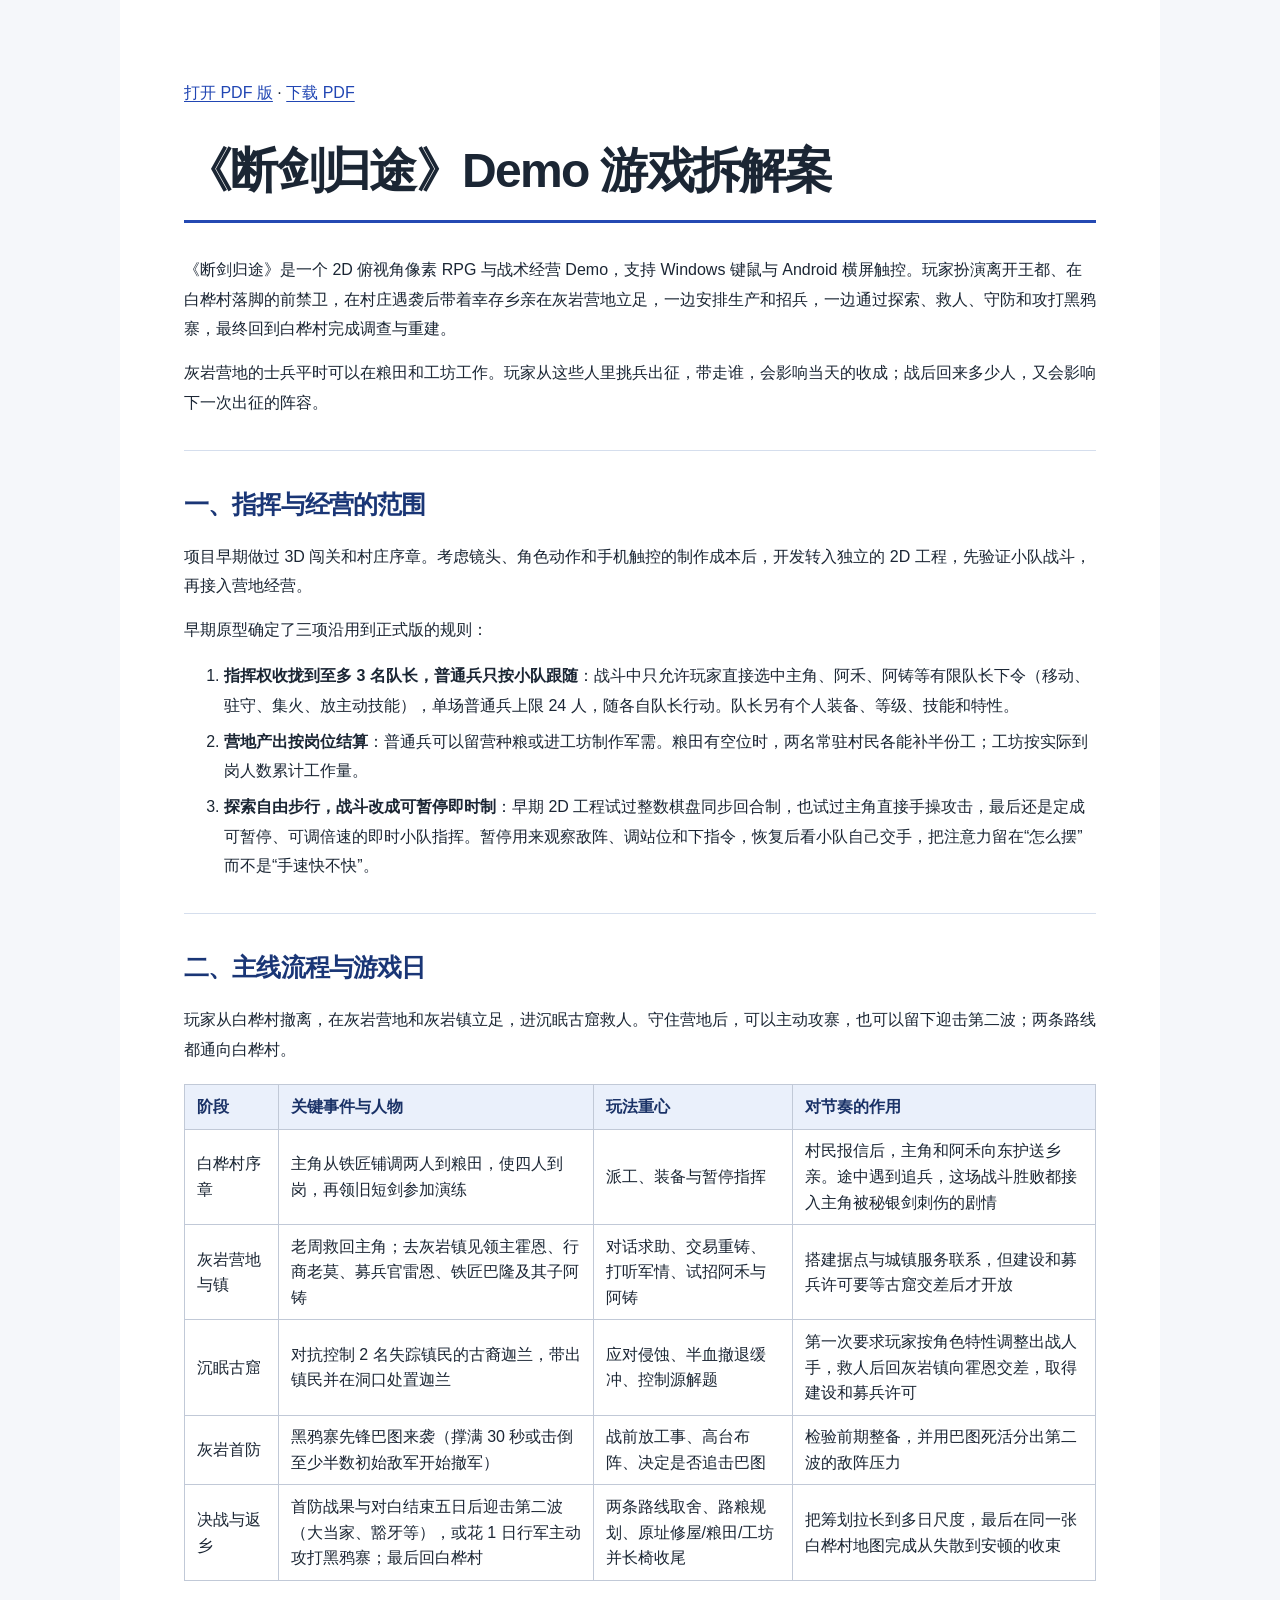
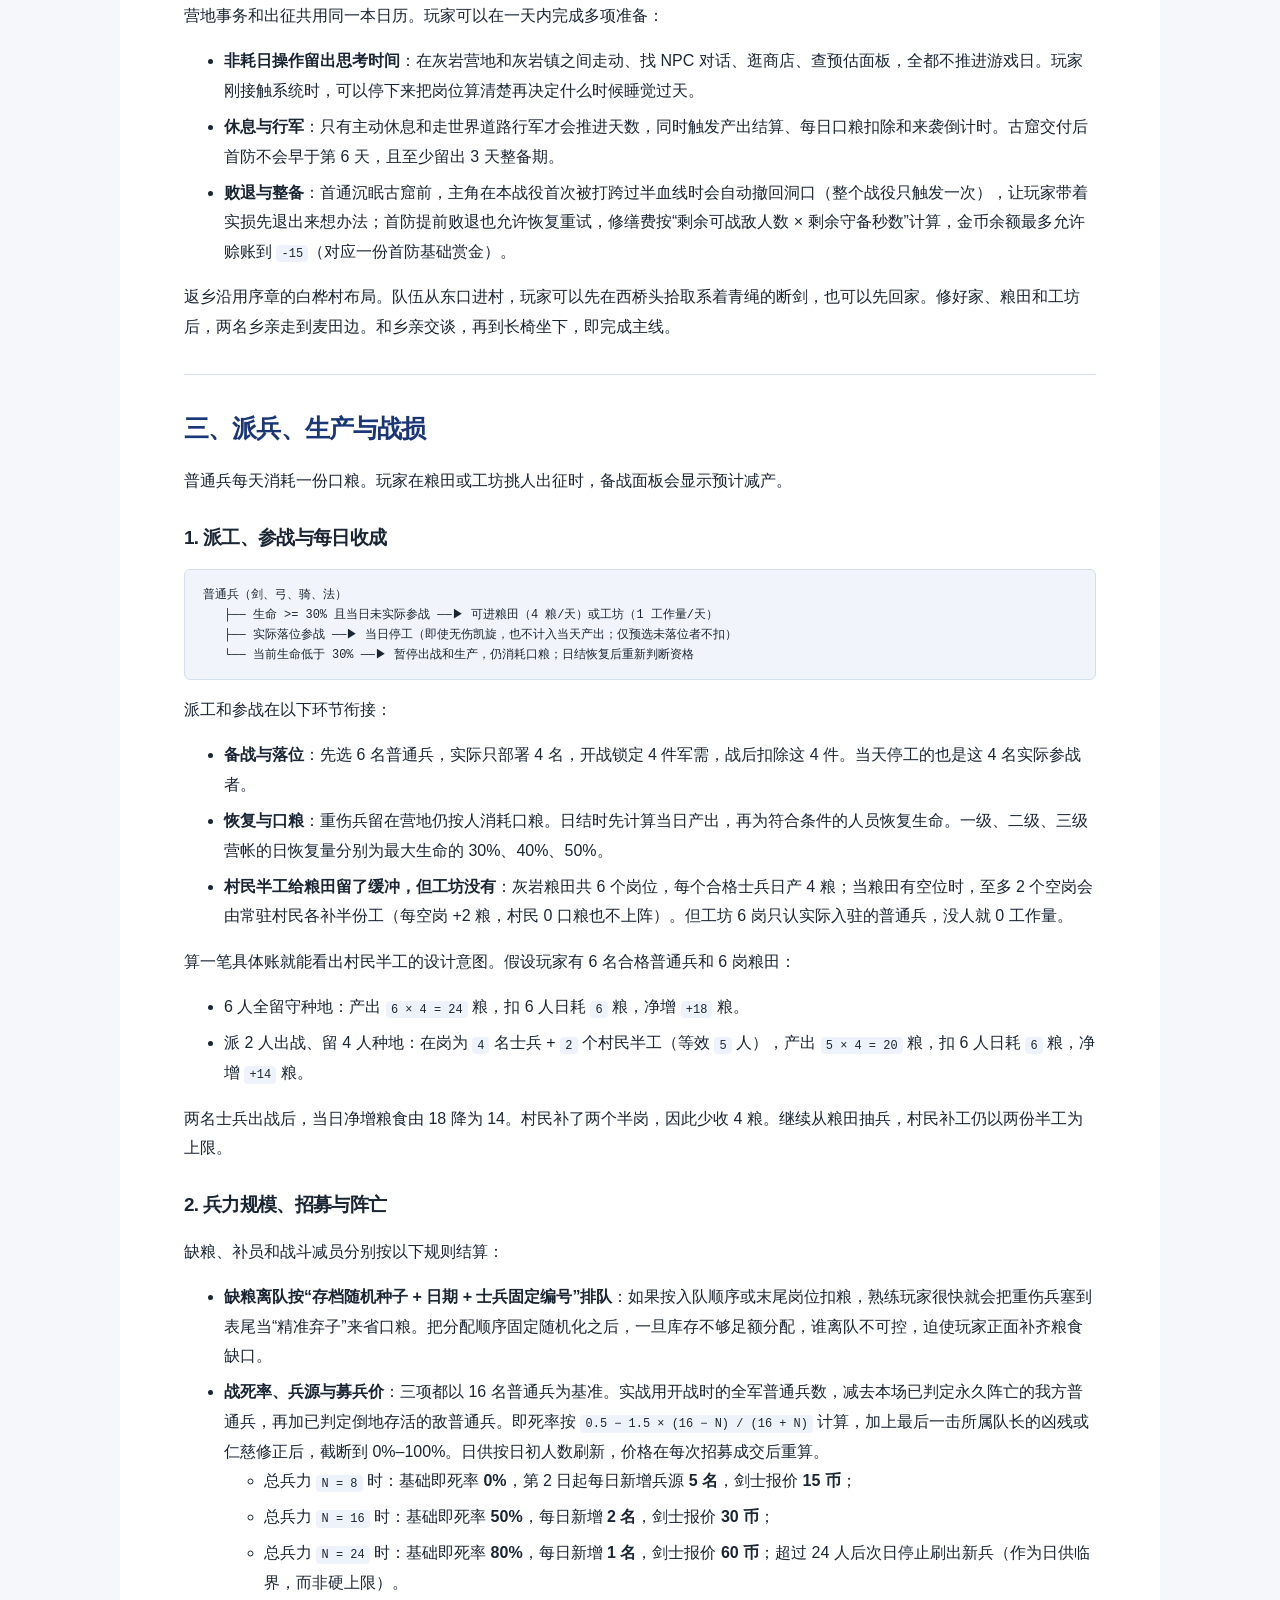
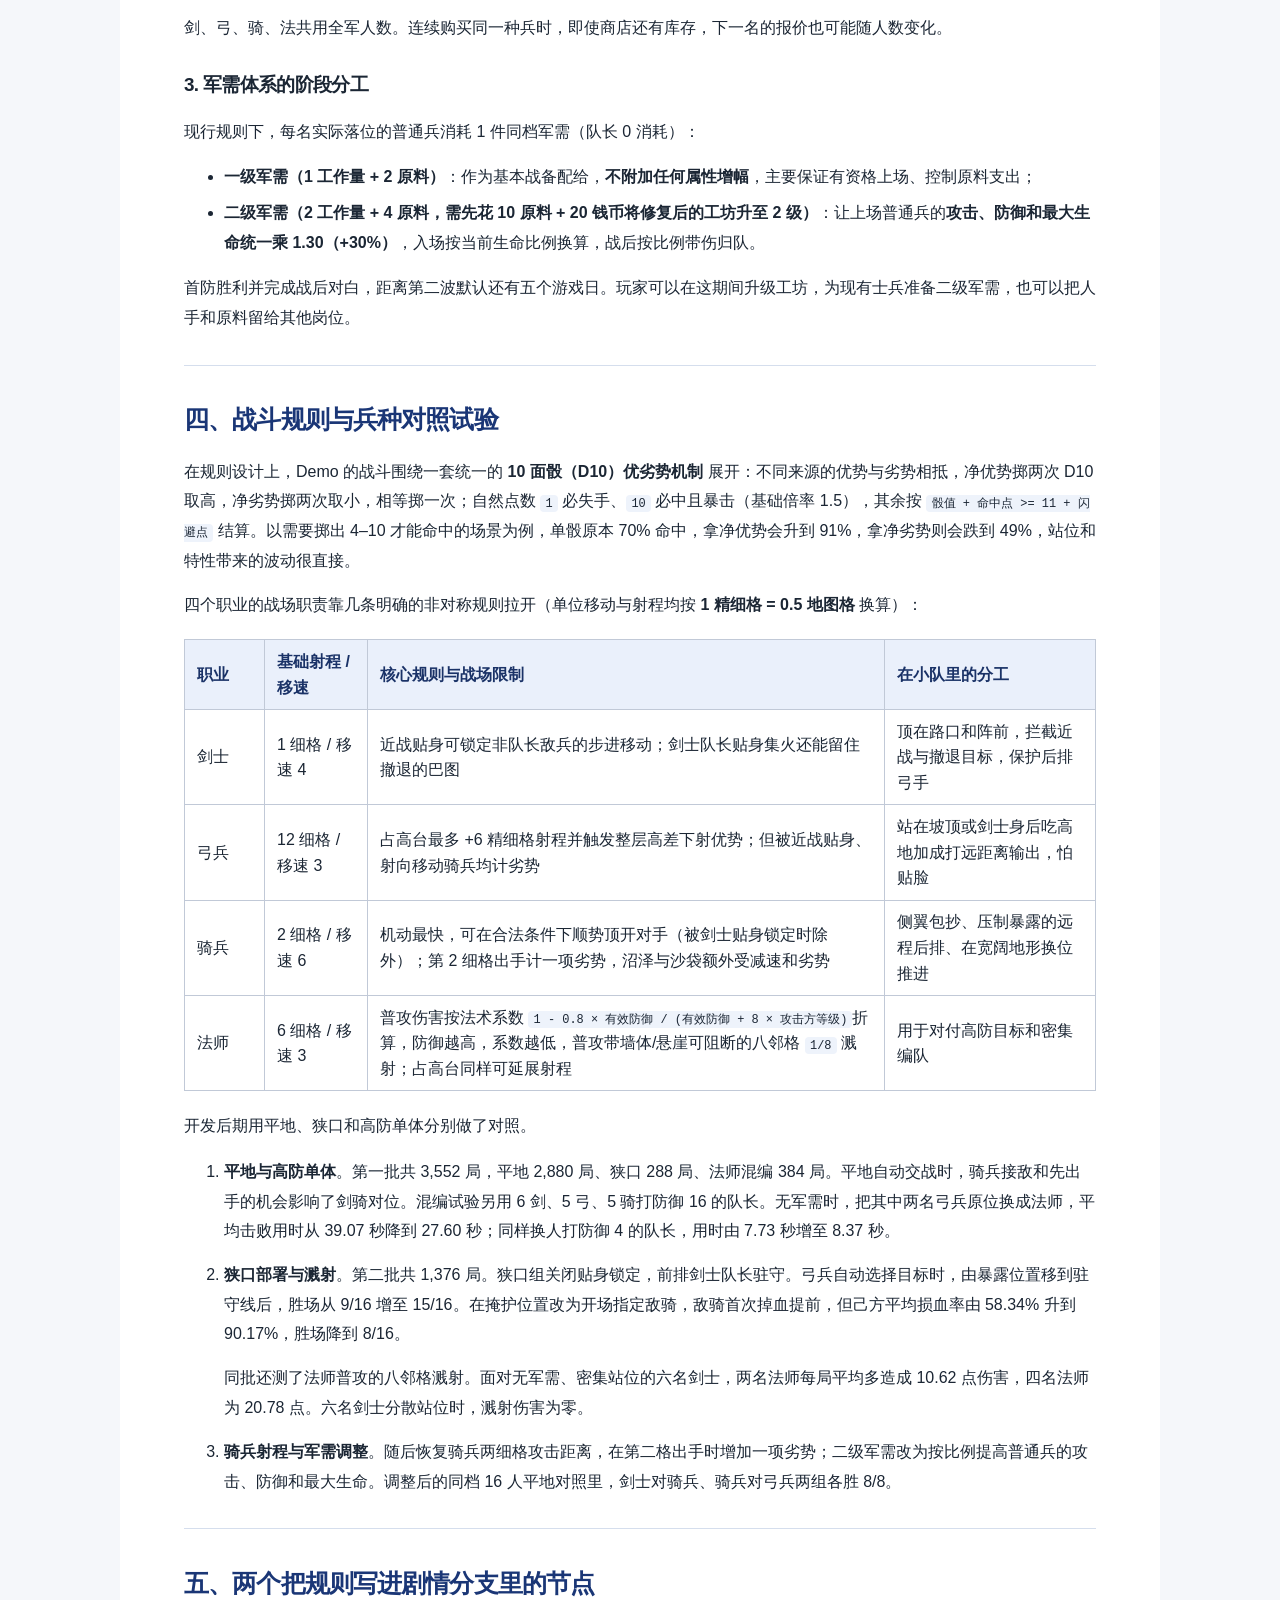
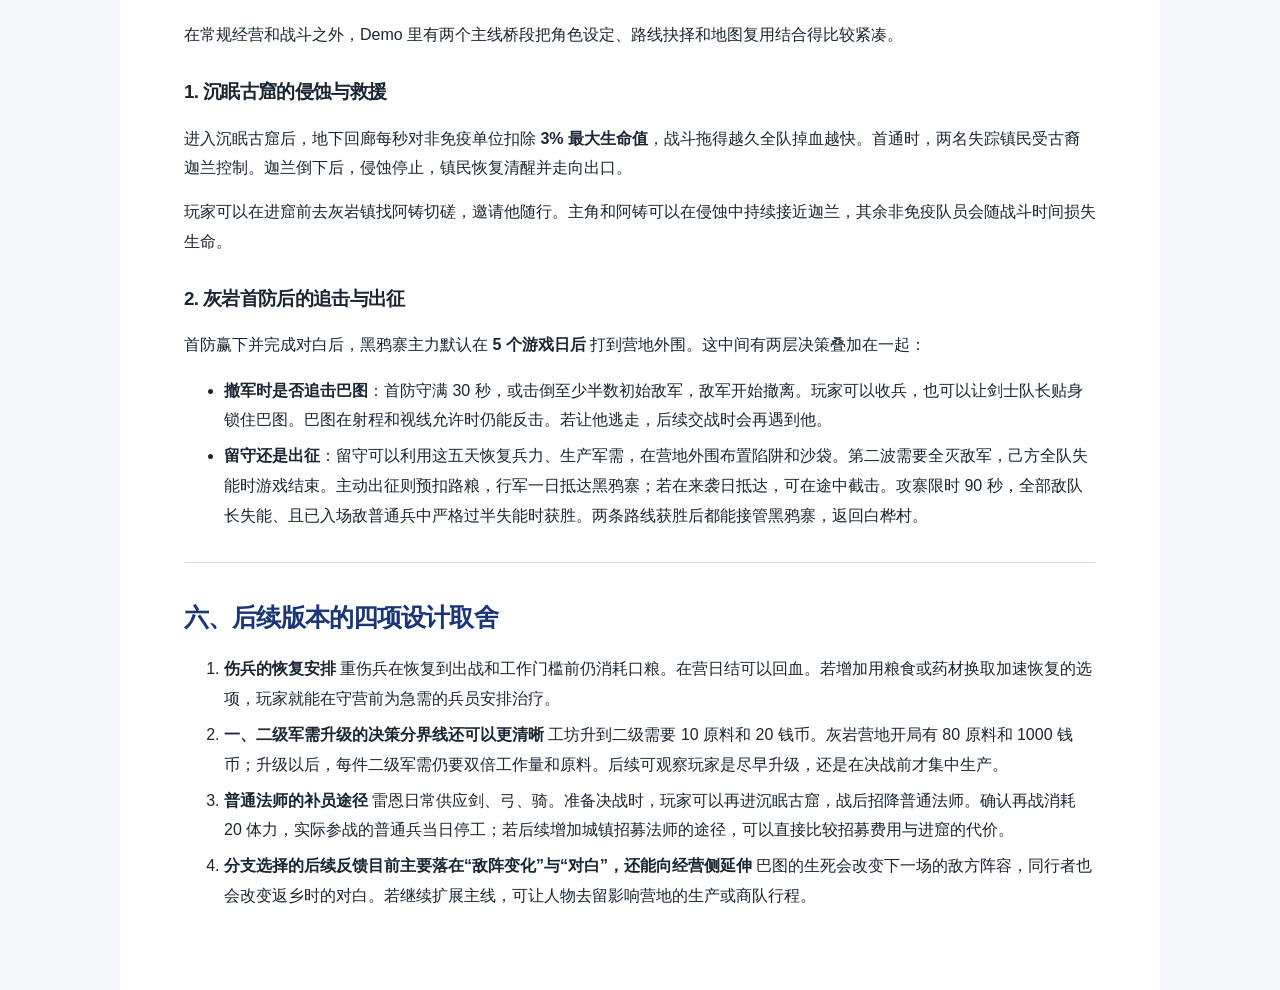
<file: read/demo-study/index.html>
<!doctype html><html lang="zh-CN"><head><meta charset="utf-8"><meta name="viewport" content="width=device-width,initial-scale=1"><title>《断剑归途》Demo 游戏拆解案</title><link rel="stylesheet" href="../reader.css"><style>pre{background:#f1f5fb;border:1px solid #d5deed;padding:.9rem 1.1rem;border-radius:6px;overflow-x:auto;line-height:1.55}pre code{background:none;padding:0}code{background:#eef3fb;padding:.1rem .32rem;border-radius:4px;font-size:.92em}hr{border:0;border-top:1px solid #d5deed;margin:2rem 0}</style></head><body><main>
<p><a href="../../assets/files/demo-study.pdf" target="_blank" rel="noopener">打开 PDF 版</a> · <a href="../../assets/files/demo-study.pdf" download="断剑归途-DEMO游戏拆解案.pdf">下载 PDF</a></p>
<h1 id="demo">《断剑归途》Demo 游戏拆解案</h1>
<p>《断剑归途》是一个 2D 俯视角像素 RPG 与战术经营 Demo，支持 Windows 键鼠与 Android 横屏触控。玩家扮演离开王都、在白桦村落脚的前禁卫，在村庄遇袭后带着幸存乡亲在灰岩营地立足，一边安排生产和招兵，一边通过探索、救人、守防和攻打黑鸦寨，最终回到白桦村完成调查与重建。</p>
<p>灰岩营地的士兵平时可以在粮田和工坊工作。玩家从这些人里挑兵出征，带走谁，会影响当天的收成；战后回来多少人，又会影响下一次出征的阵容。</p>
<hr />
<h2 id="section">一、指挥与经营的范围</h2>
<p>项目早期做过 3D 闯关和村庄序章。考虑镜头、角色动作和手机触控的制作成本后，开发转入独立的 2D 工程，先验证小队战斗，再接入营地经营。</p>
<p>早期原型确定了三项沿用到正式版的规则：</p>
<ol>
<li><strong>指挥权收拢到至多 3 名队长，普通兵只按小队跟随</strong>：战斗中只允许玩家直接选中主角、阿禾、阿铸等有限队长下令（移动、驻守、集火、放主动技能），单场普通兵上限 24 人，随各自队长行动。队长另有个人装备、等级、技能和特性。</li>
<li><strong>营地产出按岗位结算</strong>：普通兵可以留营种粮或进工坊制作军需。粮田有空位时，两名常驻村民各能补半份工；工坊按实际到岗人数累计工作量。</li>
<li><strong>探索自由步行，战斗改成可暂停即时制</strong>：早期 2D 工程试过整数棋盘同步回合制，也试过主角直接手操攻击，最后还是定成可暂停、可调倍速的即时小队指挥。暂停用来观察敌阵、调站位和下指令，恢复后看小队自己交手，把注意力留在“怎么摆”而不是“手速快不快”。</li>
</ol>
<hr />
<h2 id="section-1">二、主线流程与游戏日</h2>
<p>玩家从白桦村撤离，在灰岩营地和灰岩镇立足，进沉眠古窟救人。守住营地后，可以主动攻寨，也可以留下迎击第二波；两条路线都通向白桦村。</p>
<table>
<thead>
<tr>
<th>阶段</th>
<th>关键事件与人物</th>
<th>玩法重心</th>
<th>对节奏的作用</th>
</tr>
</thead>
<tbody>
<tr>
<td>白桦村序章</td>
<td>主角从铁匠铺调两人到粮田，使四人到岗，再领旧短剑参加演练</td>
<td>派工、装备与暂停指挥</td>
<td>村民报信后，主角和阿禾向东护送乡亲。途中遇到追兵，这场战斗胜败都接入主角被秘银剑刺伤的剧情</td>
</tr>
<tr>
<td>灰岩营地与镇</td>
<td>老周救回主角；去灰岩镇见领主霍恩、行商老莫、募兵官雷恩、铁匠巴隆及其子阿铸</td>
<td>对话求助、交易重铸、打听军情、试招阿禾与阿铸</td>
<td>搭建据点与城镇服务联系，但建设和募兵许可要等古窟交差后才开放</td>
</tr>
<tr>
<td>沉眠古窟</td>
<td>对抗控制 2 名失踪镇民的古裔迦兰，带出镇民并在洞口处置迦兰</td>
<td>应对侵蚀、半血撤退缓冲、控制源解题</td>
<td>第一次要求玩家按角色特性调整出战人手，救人后回灰岩镇向霍恩交差，取得建设和募兵许可</td>
</tr>
<tr>
<td>灰岩首防</td>
<td>黑鸦寨先锋巴图来袭（撑满 30 秒或击倒至少半数初始敌军开始撤军）</td>
<td>战前放工事、高台布阵、决定是否追击巴图</td>
<td>检验前期整备，并用巴图死活分出第二波的敌阵压力</td>
</tr>
<tr>
<td>决战与返乡</td>
<td>首防战果与对白结束五日后迎击第二波（大当家、豁牙等），或花 1 日行军主动攻打黑鸦寨；最后回白桦村</td>
<td>两条路线取舍、路粮规划、原址修屋/粮田/工坊并长椅收尾</td>
<td>把筹划拉长到多日尺度，最后在同一张白桦村地图完成从失散到安顿的收束</td>
</tr>
</tbody>
</table>
<p>营地事务和出征共用同一本日历。玩家可以在一天内完成多项准备：</p>
<ul>
<li><strong>非耗日操作留出思考时间</strong>：在灰岩营地和灰岩镇之间走动、找 NPC 对话、逛商店、查预估面板，全都不推进游戏日。玩家刚接触系统时，可以停下来把岗位算清楚再决定什么时候睡觉过天。</li>
<li><strong>休息与行军</strong>：只有主动休息和走世界道路行军才会推进天数，同时触发产出结算、每日口粮扣除和来袭倒计时。古窟交付后首防不会早于第 6 天，且至少留出 3 天整备期。</li>
<li><strong>败退与整备</strong>：首通沉眠古窟前，主角在本战役首次被打跨过半血线时会自动撤回洞口（整个战役只触发一次），让玩家带着实损先退出来想办法；首防提前败退也允许恢复重试，修缮费按“剩余可战敌人数 × 剩余守备秒数”计算，金币余额最多允许赊账到 <code>-15</code>（对应一份首防基础赏金）。</li>
</ul>
<p>返乡沿用序章的白桦村布局。队伍从东口进村，玩家可以先在西桥头拾取系着青绳的断剑，也可以先回家。修好家、粮田和工坊后，两名乡亲走到麦田边。和乡亲交谈，再到长椅坐下，即完成主线。</p>
<hr />
<h2 id="section-2">三、派兵、生产与战损</h2>
<p>普通兵每天消耗一份口粮。玩家在粮田或工坊挑人出征时，备战面板会显示预计减产。</p>
<h3 id="section-3">1. 派工、参战与每日收成</h3>
<pre><code class="language-text">普通兵（剑、弓、骑、法）
   ├── 生命 &gt;= 30% 且当日未实际参战 ──▶ 可进粮田（4 粮/天）或工坊（1 工作量/天）
   ├── 实际落位参战 ──▶ 当日停工（即使无伤凯旋，也不计入当天产出；仅预选未落位者不扣）
   └── 当前生命低于 30% ──▶ 暂停出战和生产，仍消耗口粮；日结恢复后重新判断资格
</code></pre>
<p>派工和参战在以下环节衔接：</p>
<ul>
<li><strong>备战与落位</strong>：先选 6 名普通兵，实际只部署 4 名，开战锁定 4 件军需，战后扣除这 4 件。当天停工的也是这 4 名实际参战者。</li>
<li><strong>恢复与口粮</strong>：重伤兵留在营地仍按人消耗口粮。日结时先计算当日产出，再为符合条件的人员恢复生命。一级、二级、三级营帐的日恢复量分别为最大生命的 30%、40%、50%。</li>
<li><strong>村民半工给粮田留了缓冲，但工坊没有</strong>：灰岩粮田共 6 个岗位，每个合格士兵日产 4 粮；当粮田有空位时，至多 2 个空岗会由常驻村民各补半份工（每空岗 +2 粮，村民 0 口粮也不上阵）。但工坊 6 岗只认实际入驻的普通兵，没人就 0 工作量。</li>
</ul>
<p>算一笔具体账就能看出村民半工的设计意图。假设玩家有 6 名合格普通兵和 6 岗粮田：</p>
<ul>
<li>6 人全留守种地：产出 <code>6 × 4 = 24</code> 粮，扣 6 人日耗 <code>6</code> 粮，净增 <code>+18</code> 粮。</li>
<li>派 2 人出战、留 4 人种地：在岗为 <code>4</code> 名士兵 + <code>2</code> 个村民半工（等效 <code>5</code> 人），产出 <code>5 × 4 = 20</code> 粮，扣 6 人日耗 <code>6</code> 粮，净增 <code>+14</code> 粮。</li>
</ul>
<p>两名士兵出战后，当日净增粮食由 18 降为 14。村民补了两个半岗，因此少收 4 粮。继续从粮田抽兵，村民补工仍以两份半工为上限。</p>
<h3 id="section-4">2. 兵力规模、招募与阵亡</h3>
<p>缺粮、补员和战斗减员分别按以下规则结算：</p>
<ul>
<li><strong>缺粮离队按“存档随机种子 + 日期 + 士兵固定编号”排队</strong>：如果按入队顺序或末尾岗位扣粮，熟练玩家很快就会把重伤兵塞到表尾当“精准弃子”来省口粮。把分配顺序固定随机化之后，一旦库存不够足额分配，谁离队不可控，迫使玩家正面补齐粮食缺口。</li>
<li><strong>战死率、兵源与募兵价</strong>：三项都以 16 名普通兵为基准。实战用开战时的全军普通兵数，减去本场已判定永久阵亡的我方普通兵，再加已判定倒地存活的敌普通兵。即死率按 <code>0.5 − 1.5 × (16 − N) / (16 + N)</code> 计算，加上最后一击所属队长的凶残或仁慈修正后，截断到 0%–100%。日供按日初人数刷新，价格在每次招募成交后重算。
<ul>
<li>总兵力 <code>N = 8</code> 时：基础即死率 <strong>0%</strong>，第 2 日起每日新增兵源 <strong>5 名</strong>，剑士报价 <strong>15 币</strong>；</li>
<li>总兵力 <code>N = 16</code> 时：基础即死率 <strong>50%</strong>，每日新增 <strong>2 名</strong>，剑士报价 <strong>30 币</strong>；</li>
<li>总兵力 <code>N = 24</code> 时：基础即死率 <strong>80%</strong>，每日新增 <strong>1 名</strong>，剑士报价 <strong>60 币</strong>；超过 24 人后次日停止刷出新兵（作为日供临界，而非硬上限）。</li>
</ul>
</li>
</ul>
<p>剑、弓、骑、法共用全军人数。连续购买同一种兵时，即使商店还有库存，下一名的报价也可能随人数变化。</p>
<h3 id="section-5">3. 军需体系的阶段分工</h3>
<p>现行规则下，每名实际落位的普通兵消耗 1 件同档军需（队长 0 消耗）：</p>
<ul>
<li><strong>一级军需（1 工作量 + 2 原料）</strong>：作为基本战备配给，<strong>不附加任何属性增幅</strong>，主要保证有资格上场、控制原料支出；</li>
<li><strong>二级军需（2 工作量 + 4 原料，需先花 10 原料 + 20 钱币将修复后的工坊升至 2 级）</strong>：让上场普通兵的<strong>攻击、防御和最大生命统一乘 1.30（+30%）</strong>，入场按当前生命比例换算，战后按比例带伤归队。</li>
</ul>
<p>首防胜利并完成战后对白，距离第二波默认还有五个游戏日。玩家可以在这期间升级工坊，为现有士兵准备二级军需，也可以把人手和原料留给其他岗位。</p>
<hr />
<h2 id="section-6">四、战斗规则与兵种对照试验</h2>
<p>在规则设计上，Demo 的战斗围绕一套统一的 <strong>10 面骰（D10）优劣势机制</strong> 展开：不同来源的优势与劣势相抵，净优势掷两次 D10 取高，净劣势掷两次取小，相等掷一次；自然点数 <code>1</code> 必失手、<code>10</code> 必中且暴击（基础倍率 1.5），其余按 <code>骰值 + 命中点 &gt;= 11 + 闪避点</code> 结算。以需要掷出 4–10 才能命中的场景为例，单骰原本 70% 命中，拿净优势会升到 91%，拿净劣势则会跌到 49%，站位和特性带来的波动很直接。</p>
<p>四个职业的战场职责靠几条明确的非对称规则拉开（单位移动与射程均按 <strong>1 精细格 = 0.5 地图格</strong> 换算）：</p>
<table>
<thead>
<tr>
<th>职业</th>
<th>基础射程 / 移速</th>
<th>核心规则与战场限制</th>
<th>在小队里的分工</th>
</tr>
</thead>
<tbody>
<tr>
<td>剑士</td>
<td>1 细格 / 移速 4</td>
<td>近战贴身可锁定非队长敌兵的步进移动；剑士队长贴身集火还能留住撤退的巴图</td>
<td>顶在路口和阵前，拦截近战与撤退目标，保护后排弓手</td>
</tr>
<tr>
<td>弓兵</td>
<td>12 细格 / 移速 3</td>
<td>占高台最多 +6 精细格射程并触发整层高差下射优势；但被近战贴身、射向移动骑兵均计劣势</td>
<td>站在坡顶或剑士身后吃高地加成打远距离输出，怕贴脸</td>
</tr>
<tr>
<td>骑兵</td>
<td>2 细格 / 移速 6</td>
<td>机动最快，可在合法条件下顺势顶开对手（被剑士贴身锁定时除外）；第 2 细格出手计一项劣势，沼泽与沙袋额外受减速和劣势</td>
<td>侧翼包抄、压制暴露的远程后排、在宽阔地形换位推进</td>
</tr>
<tr>
<td>法师</td>
<td>6 细格 / 移速 3</td>
<td>普攻伤害按法术系数 <code>1 - 0.8 × 有效防御 / (有效防御 + 8 × 攻击方等级)</code>折算，防御越高，系数越低，普攻带墙体/悬崖可阻断的八邻格 <code>1/8</code> 溅射；占高台同样可延展射程</td>
<td>用于对付高防目标和密集编队</td>
</tr>
</tbody>
</table>
<p>开发后期用平地、狭口和高防单体分别做了对照。</p>
<ol>
<li><p><strong>平地与高防单体</strong>。第一批共 3,552 局，平地 2,880 局、狭口 288 局、法师混编 384 局。平地自动交战时，骑兵接敌和先出手的机会影响了剑骑对位。混编试验另用 6 剑、5 弓、5 骑打防御 16 的队长。无军需时，把其中两名弓兵原位换成法师，平均击败用时从 39.07 秒降到 27.60 秒；同样换人打防御 4 的队长，用时由 7.73 秒增至 8.37 秒。</p>
</li>
<li><p><strong>狭口部署与溅射</strong>。第二批共 1,376 局。狭口组关闭贴身锁定，前排剑士队长驻守。弓兵自动选择目标时，由暴露位置移到驻守线后，胜场从 9/16 增至 15/16。在掩护位置改为开场指定敌骑，敌骑首次掉血提前，但己方平均损血率由 58.34% 升到 90.17%，胜场降到 8/16。</p>
<p>同批还测了法师普攻的八邻格溅射。面对无军需、密集站位的六名剑士，两名法师每局平均多造成 10.62 点伤害，四名法师为 20.78 点。六名剑士分散站位时，溅射伤害为零。</p>
</li>
<li><p><strong>骑兵射程与军需调整</strong>。随后恢复骑兵两细格攻击距离，在第二格出手时增加一项劣势；二级军需改为按比例提高普通兵的攻击、防御和最大生命。调整后的同档 16 人平地对照里，剑士对骑兵、骑兵对弓兵两组各胜 8/8。</p>
</li>
</ol>
<hr />
<h2 id="section-7">五、两个把规则写进剧情分支里的节点</h2>
<p>在常规经营和战斗之外，Demo 里有两个主线桥段把角色设定、路线抉择和地图复用结合得比较紧凑。</p>
<h3 id="section-8">1. 沉眠古窟的侵蚀与救援</h3>
<p>进入沉眠古窟后，地下回廊每秒对非免疫单位扣除 <strong>3% 最大生命值</strong>，战斗拖得越久全队掉血越快。首通时，两名失踪镇民受古裔迦兰控制。迦兰倒下后，侵蚀停止，镇民恢复清醒并走向出口。</p>
<p>玩家可以在进窟前去灰岩镇找阿铸切磋，邀请他随行。主角和阿铸可以在侵蚀中持续接近迦兰，其余非免疫队员会随战斗时间损失生命。</p>
<h3 id="section-9">2. 灰岩首防后的追击与出征</h3>
<p>首防赢下并完成对白后，黑鸦寨主力默认在 <strong>5 个游戏日后</strong> 打到营地外围。这中间有两层决策叠加在一起：</p>
<ul>
<li><strong>撤军时是否追击巴图</strong>：首防守满 30 秒，或击倒至少半数初始敌军，敌军开始撤离。玩家可以收兵，也可以让剑士队长贴身锁住巴图。巴图在射程和视线允许时仍能反击。若让他逃走，后续交战时会再遇到他。</li>
<li><strong>留守还是出征</strong>：留守可以利用这五天恢复兵力、生产军需，在营地外围布置陷阱和沙袋。第二波需要全灭敌军，己方全队失能时游戏结束。主动出征则预扣路粮，行军一日抵达黑鸦寨；若在来袭日抵达，可在途中截击。攻寨限时 90 秒，全部敌队长失能、且已入场敌普通兵中严格过半失能时获胜。两条路线获胜后都能接管黑鸦寨，返回白桦村。</li>
</ul>
<hr />
<h2 id="section-10">六、后续版本的四项设计取舍</h2>
<ol>
<li><strong>伤兵的恢复安排</strong>
重伤兵在恢复到出战和工作门槛前仍消耗口粮。在营日结可以回血。若增加用粮食或药材换取加速恢复的选项，玩家就能在守营前为急需的兵员安排治疗。</li>
<li><strong>一、二级军需升级的决策分界线还可以更清晰</strong>
工坊升到二级需要 10 原料和 20 钱币。灰岩营地开局有 80 原料和 1000 钱币；升级以后，每件二级军需仍要双倍工作量和原料。后续可观察玩家是尽早升级，还是在决战前才集中生产。</li>
<li><strong>普通法师的补员途径</strong>
雷恩日常供应剑、弓、骑。准备决战时，玩家可以再进沉眠古窟，战后招降普通法师。确认再战消耗 20 体力，实际参战的普通兵当日停工；若后续增加城镇招募法师的途径，可以直接比较招募费用与进窟的代价。</li>
<li><strong>分支选择的后续反馈目前主要落在“敌阵变化”与“对白”，还能向经营侧延伸</strong>
巴图的生死会改变下一场的敌方阵容，同行者也会改变返乡时的对白。若继续扩展主线，可让人物去留影响营地的生产或商队行程。</li>
</ol>

</main></body></html>
</file>
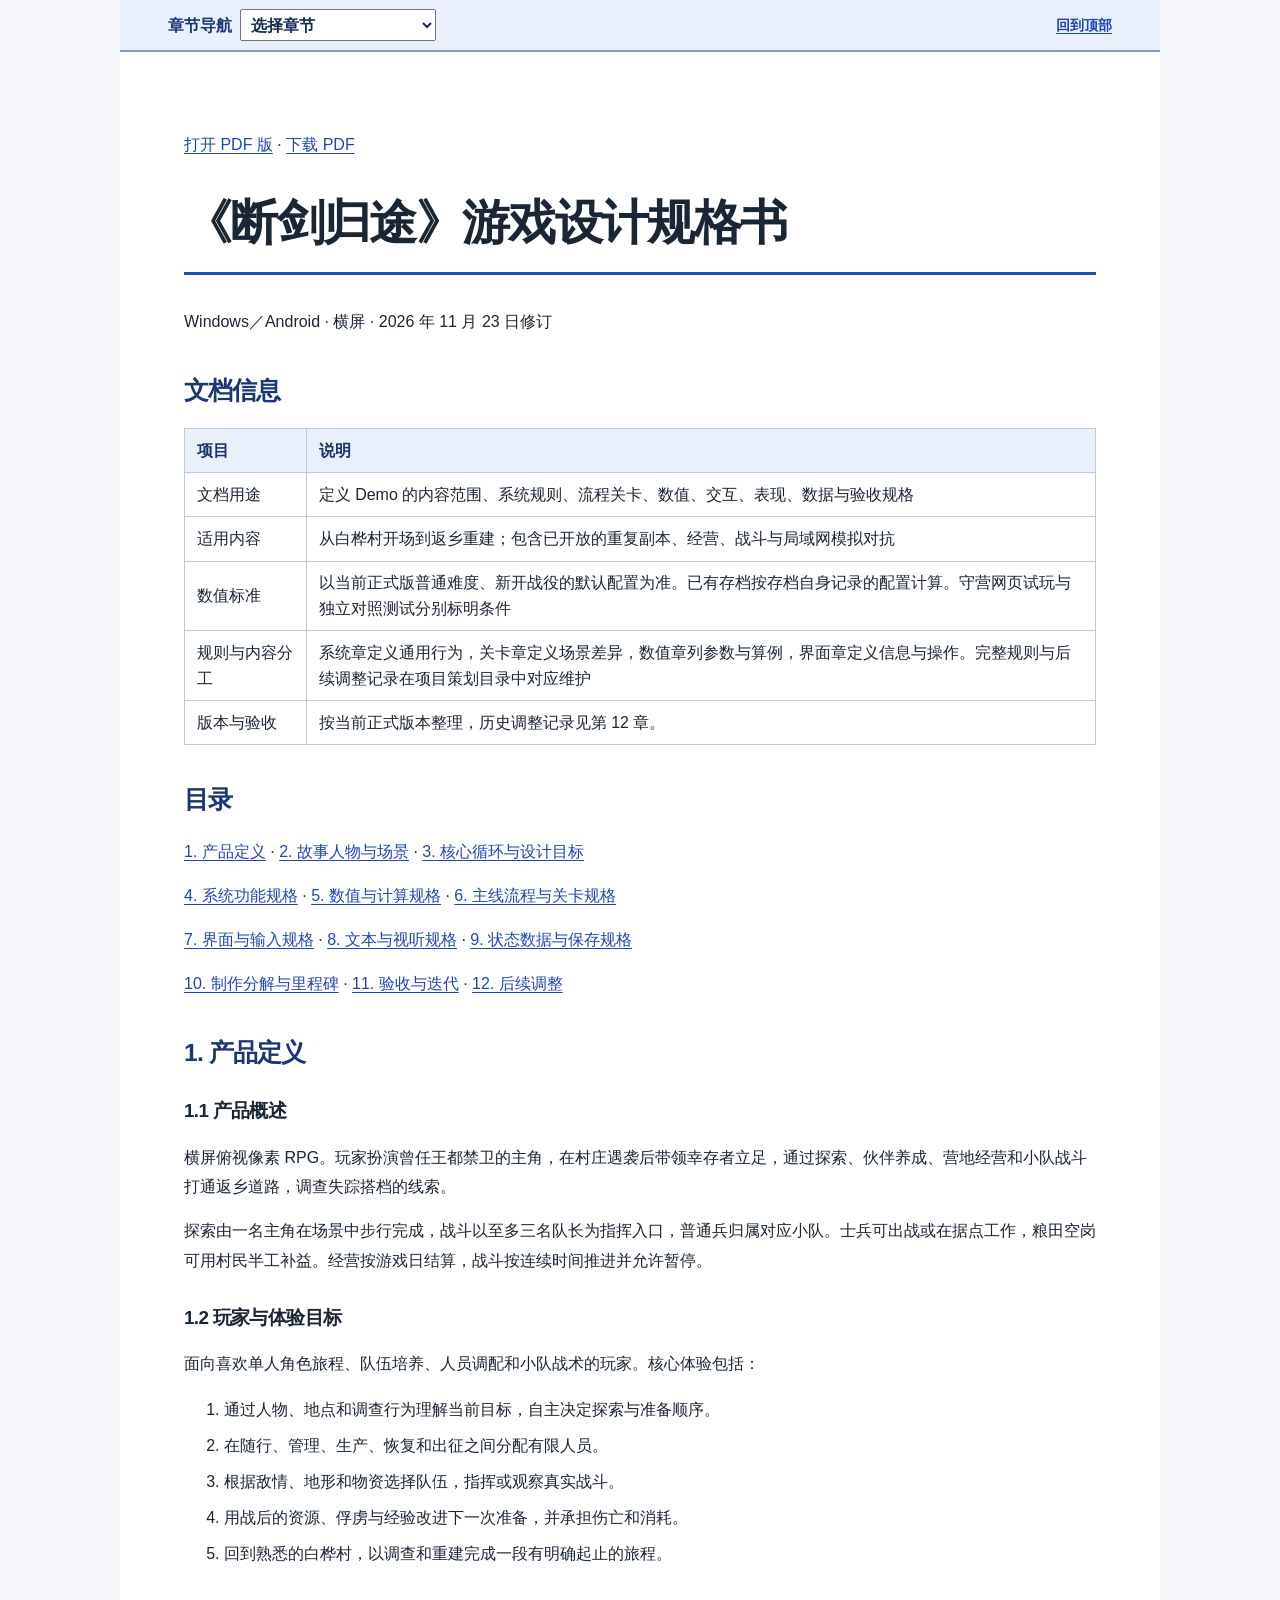
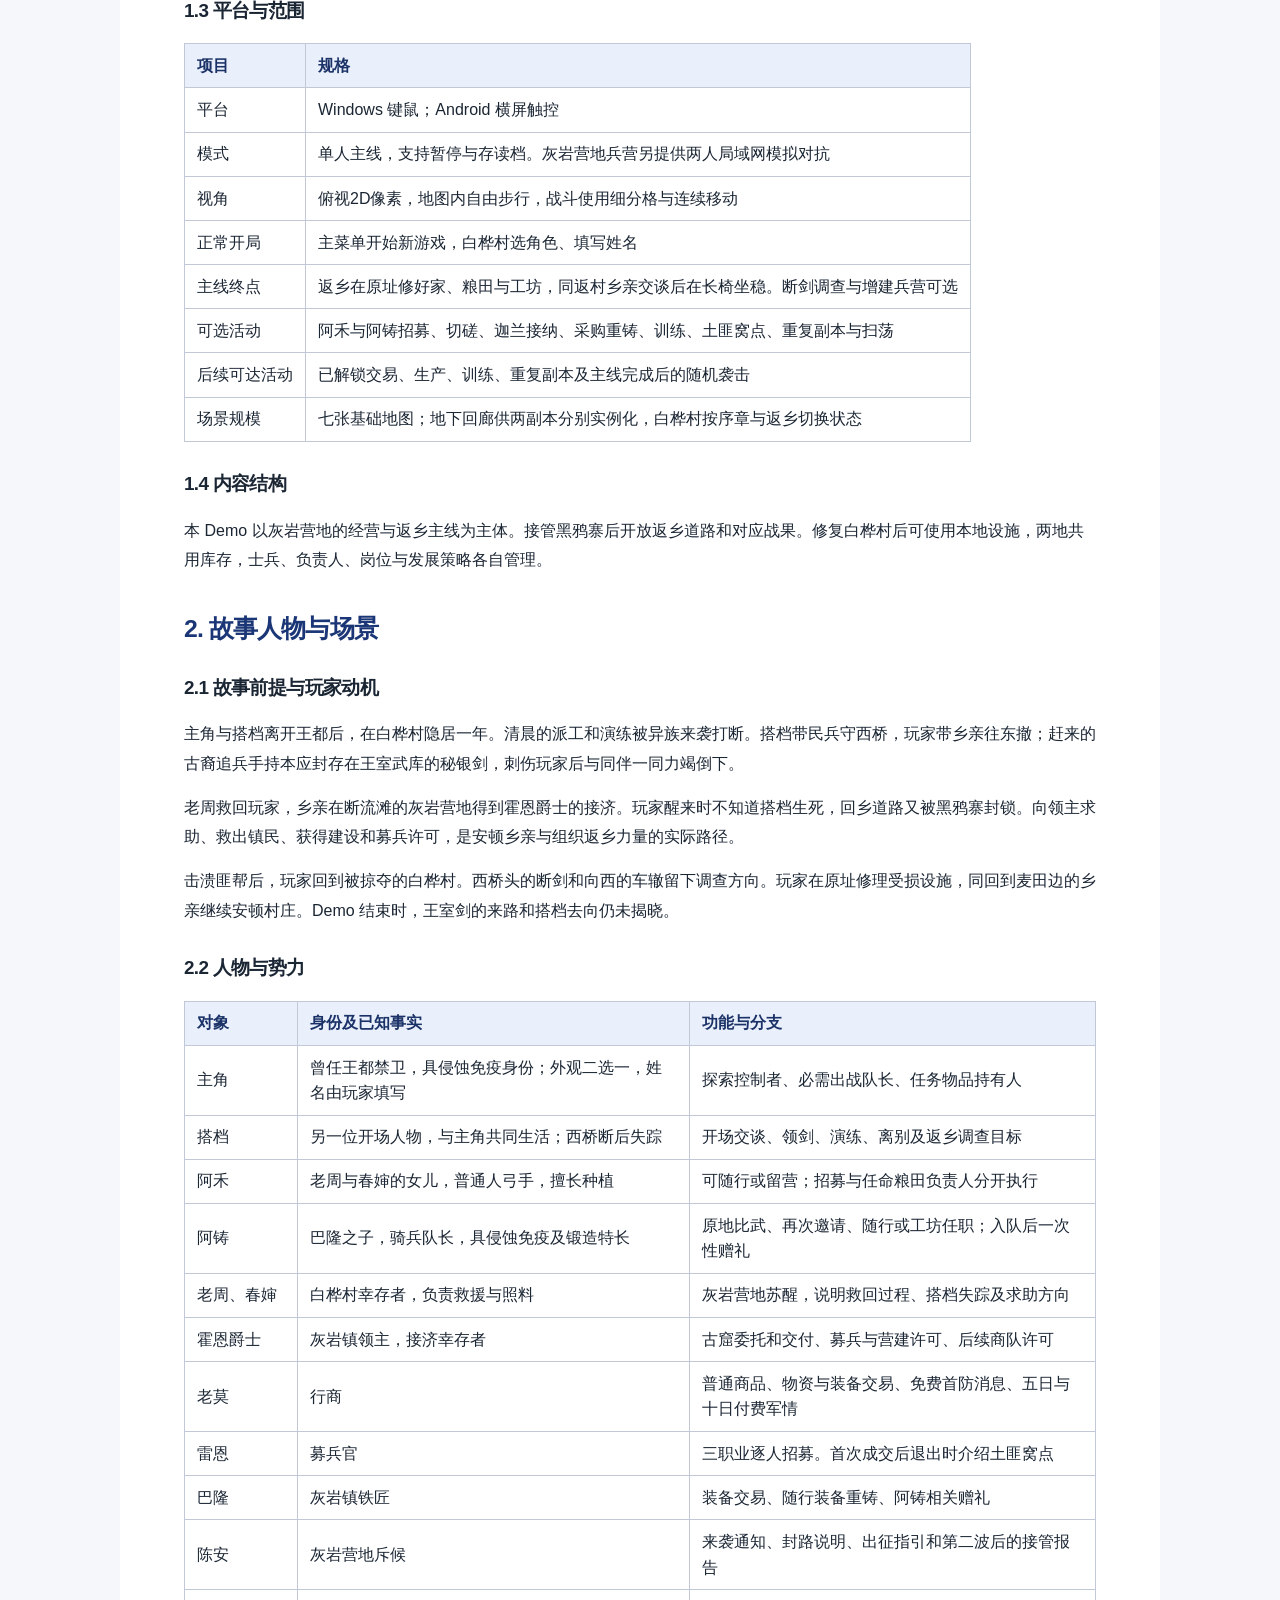
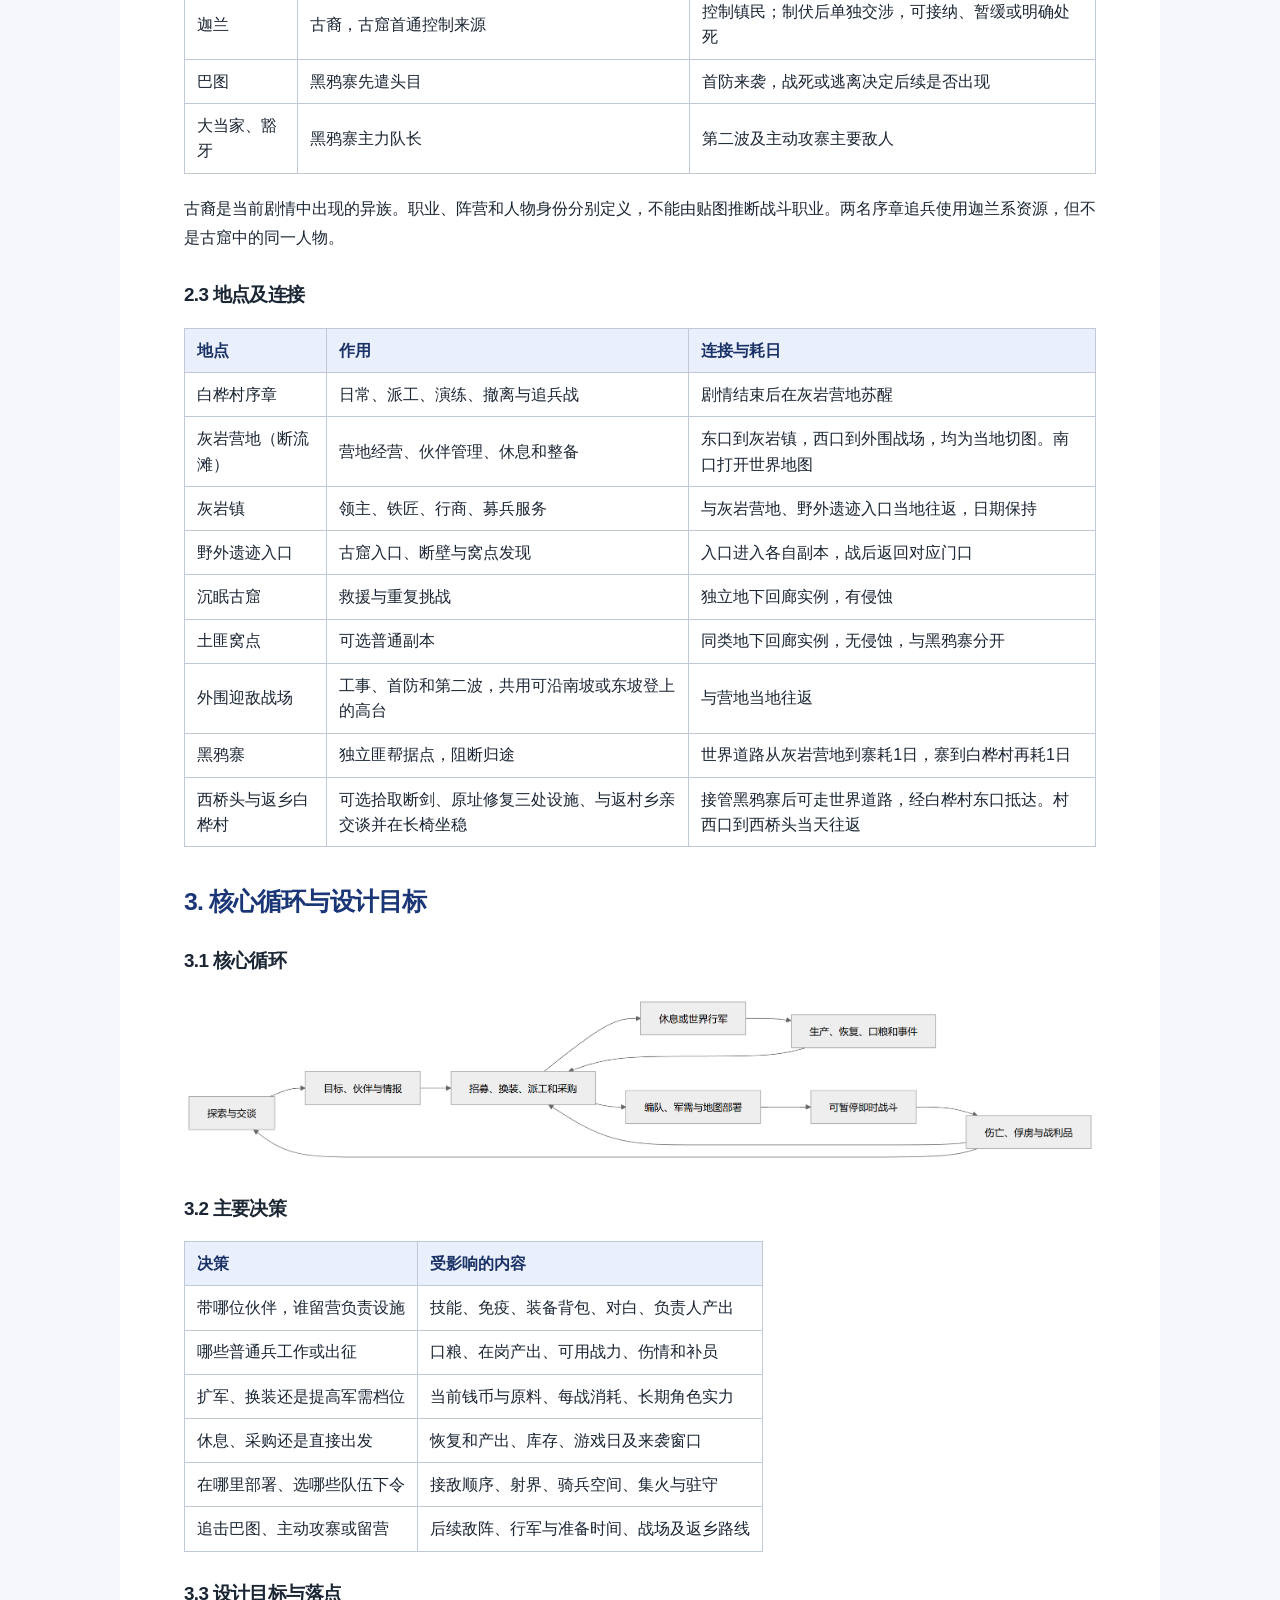
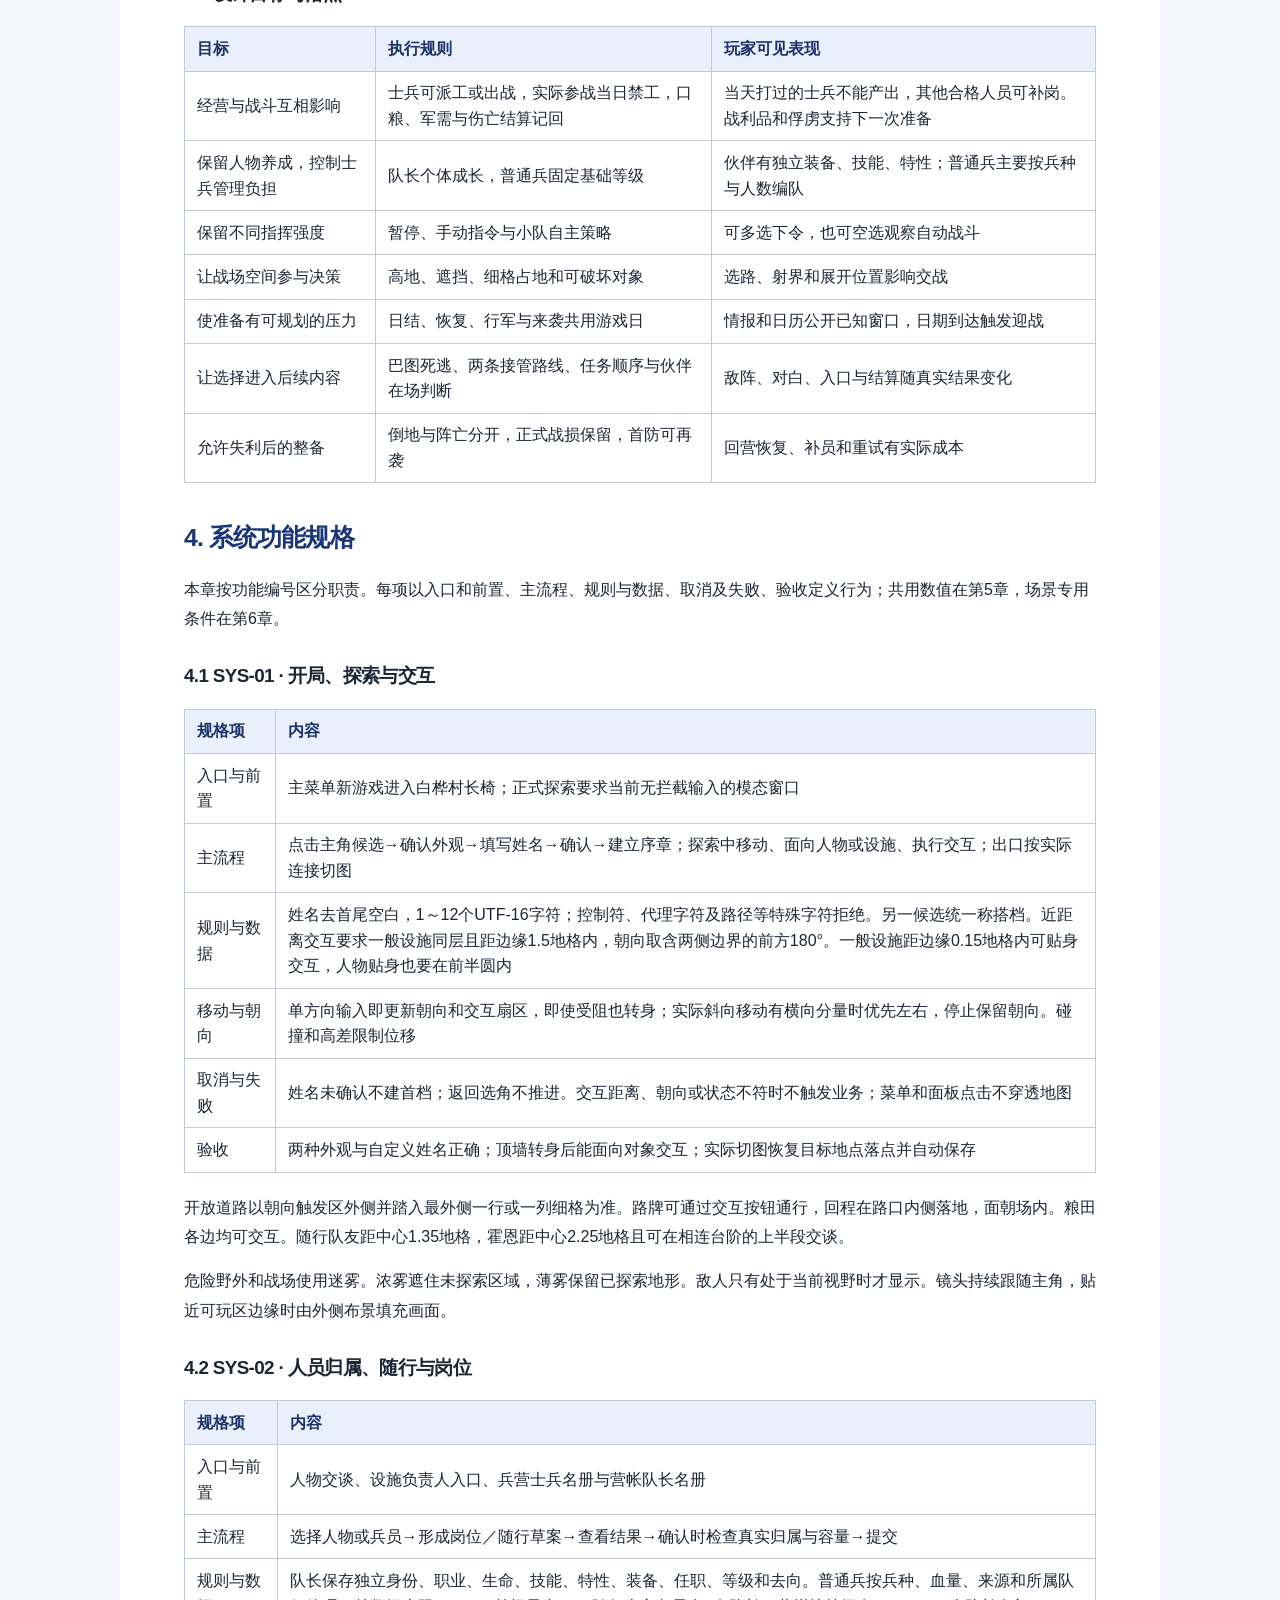
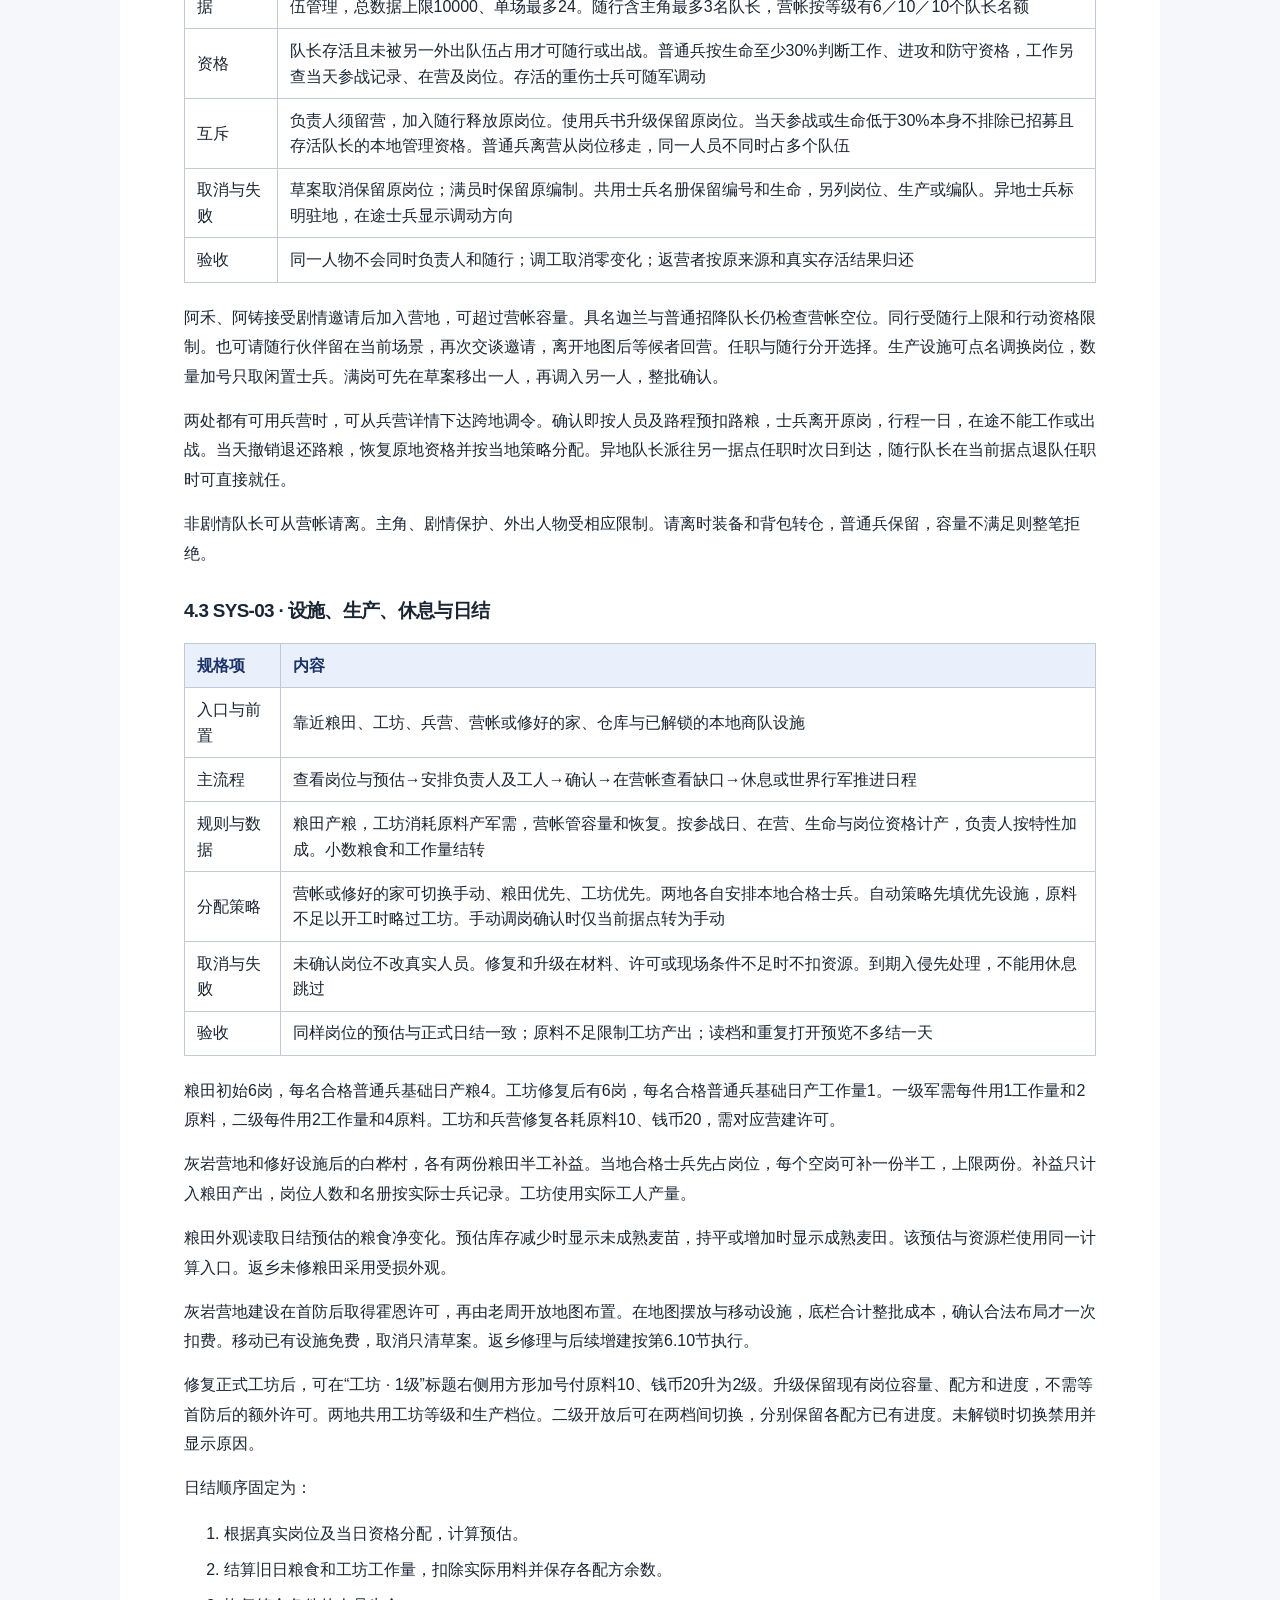
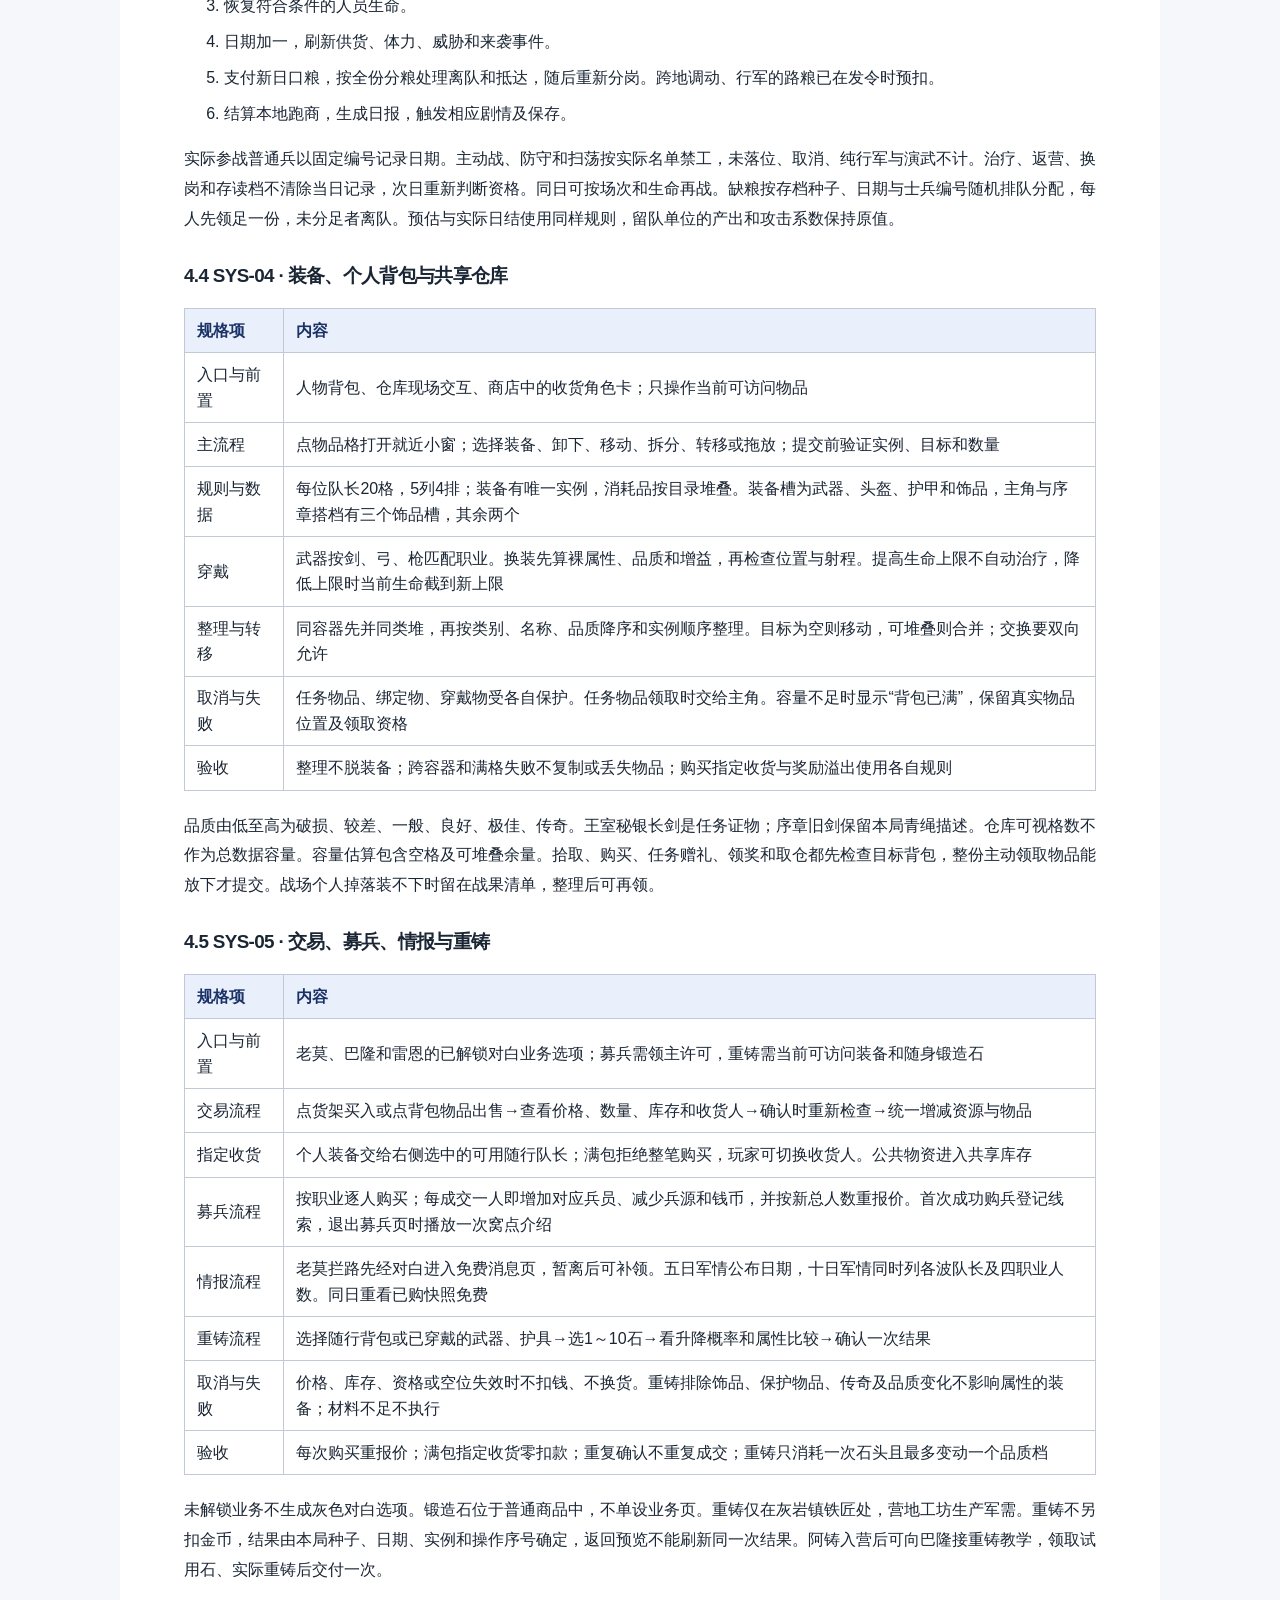
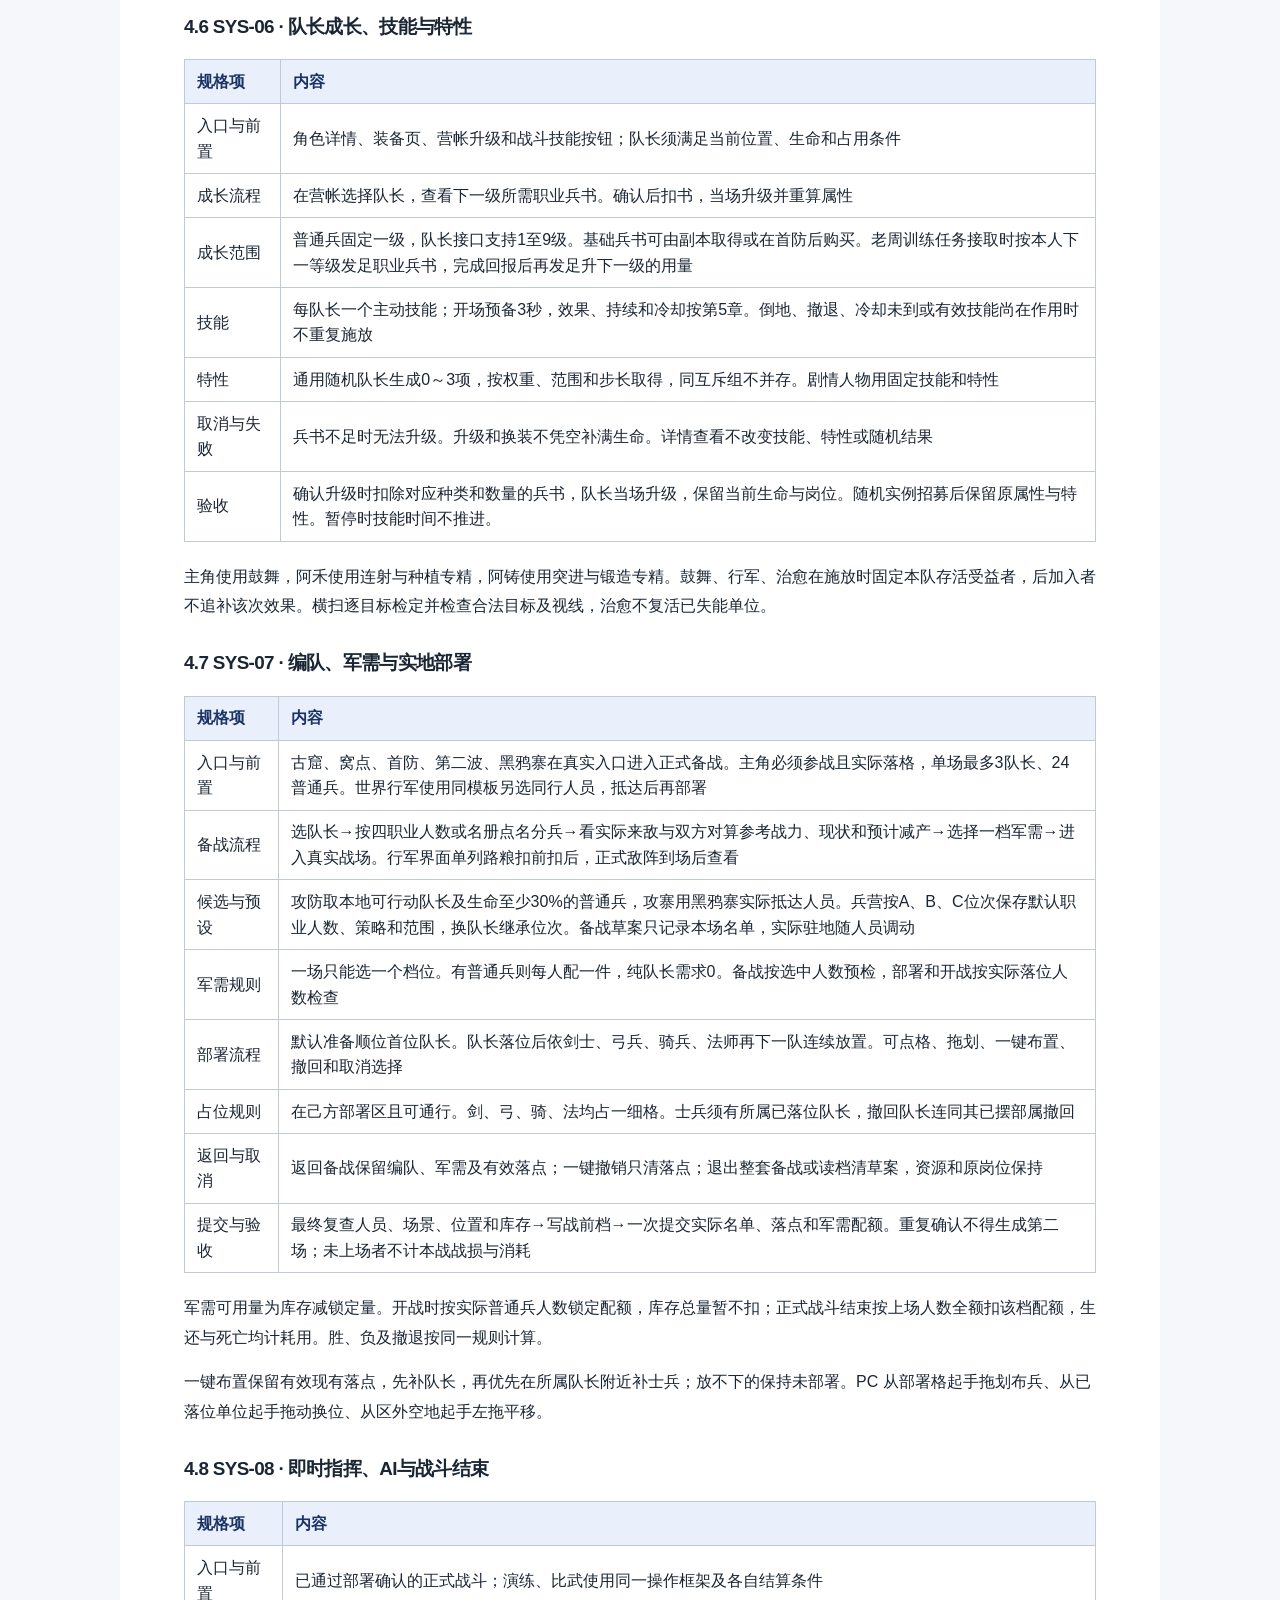
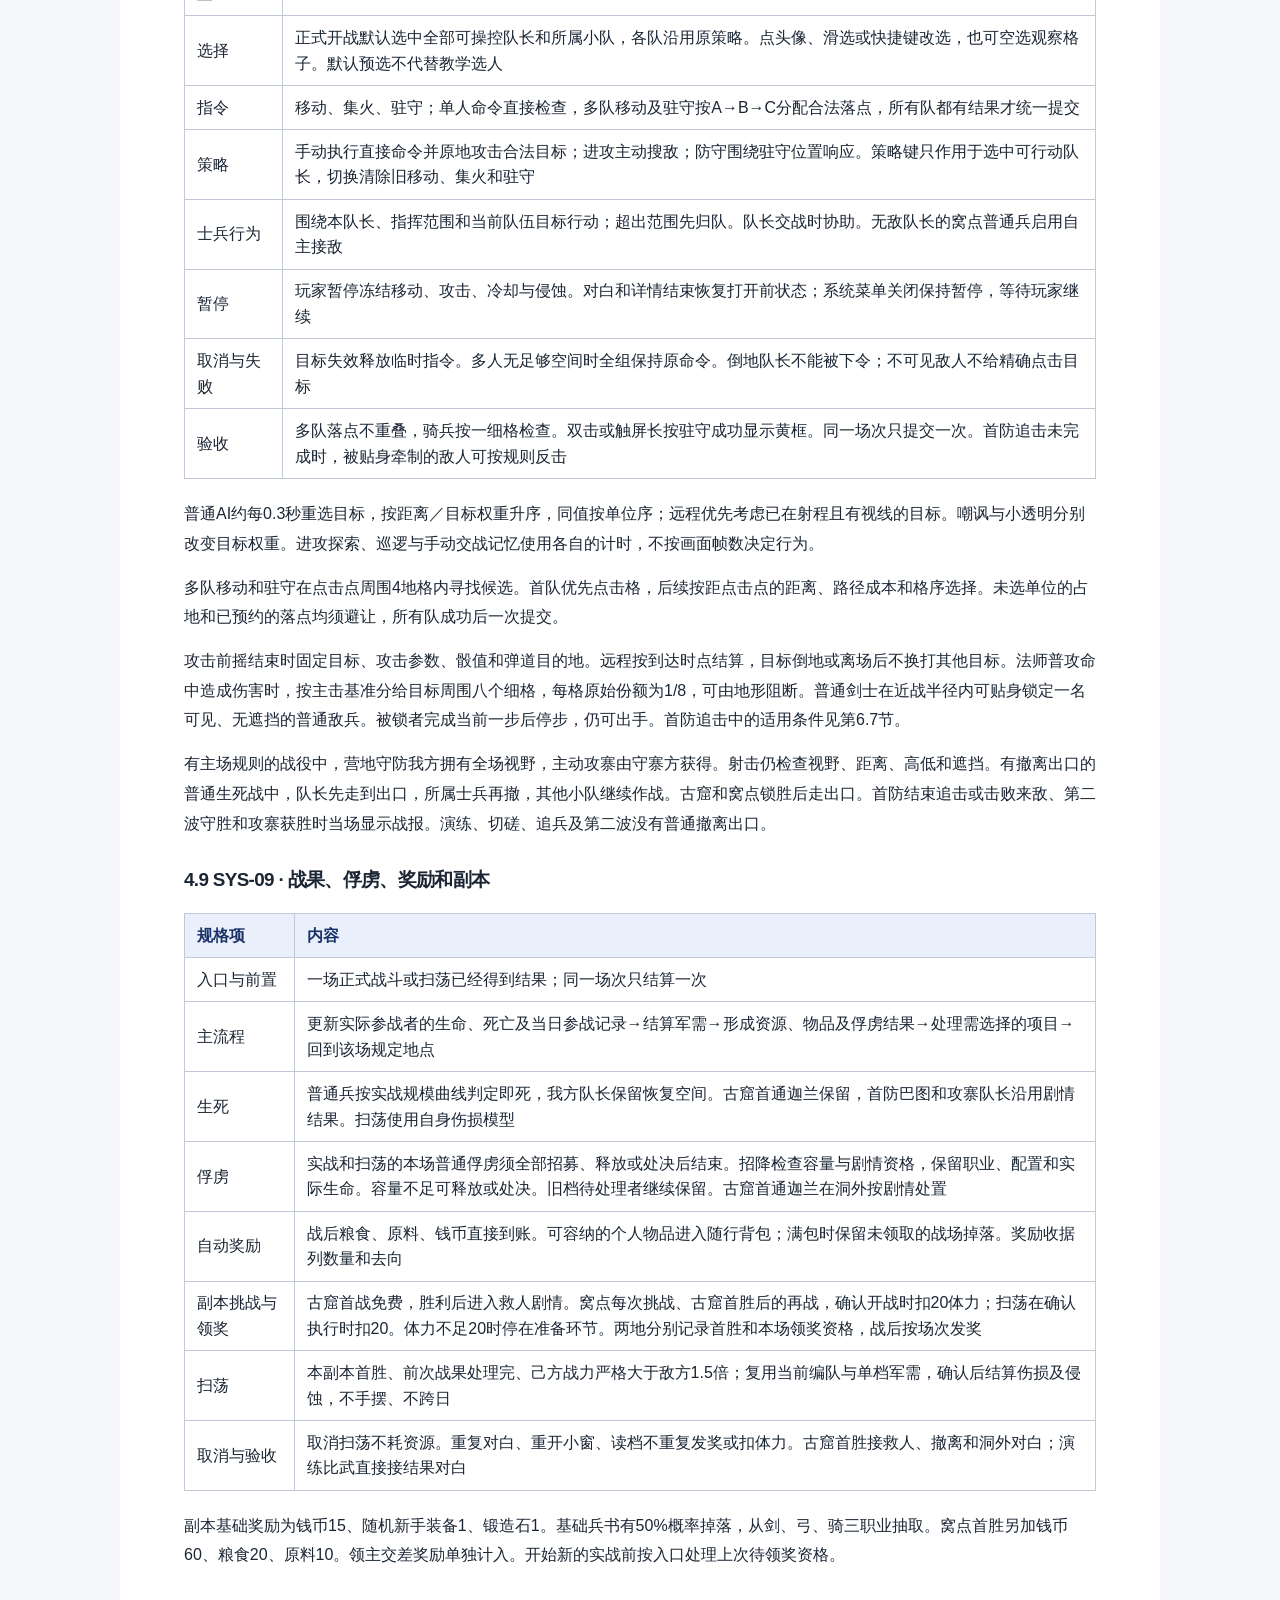
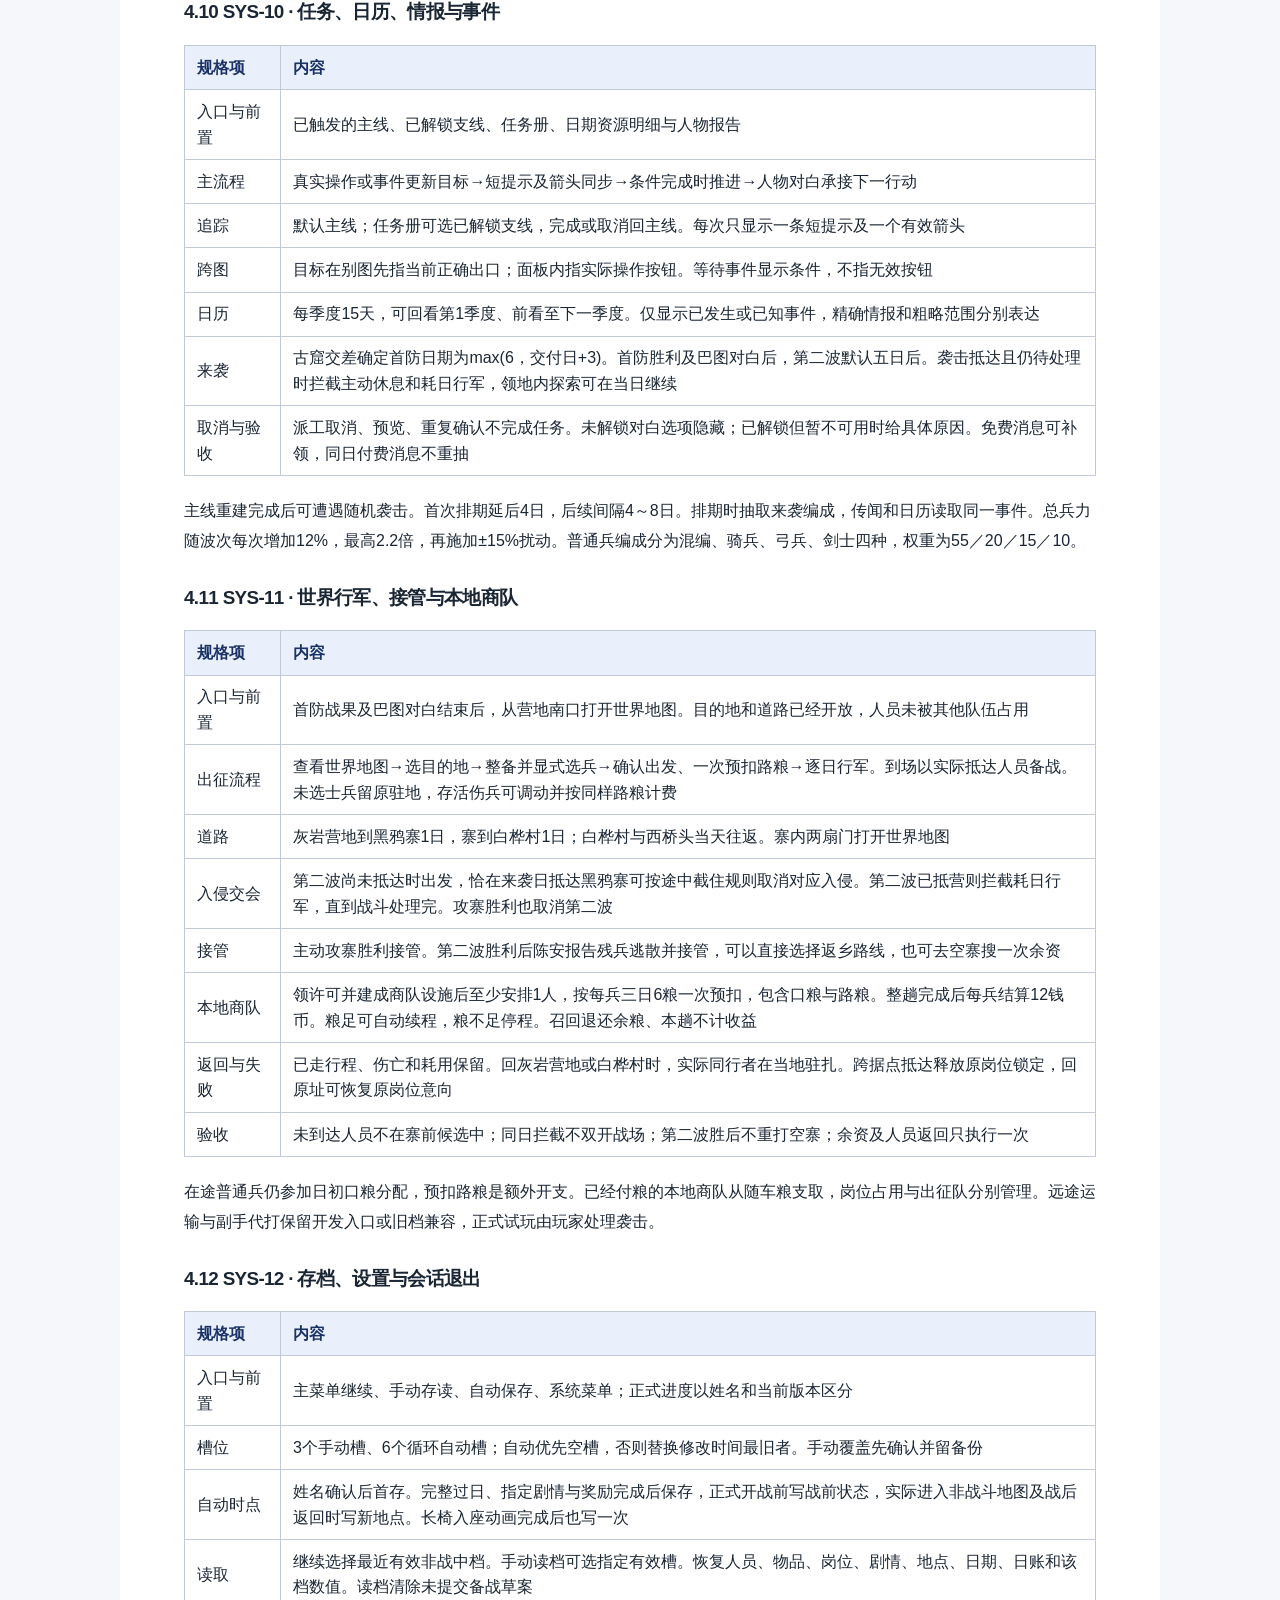
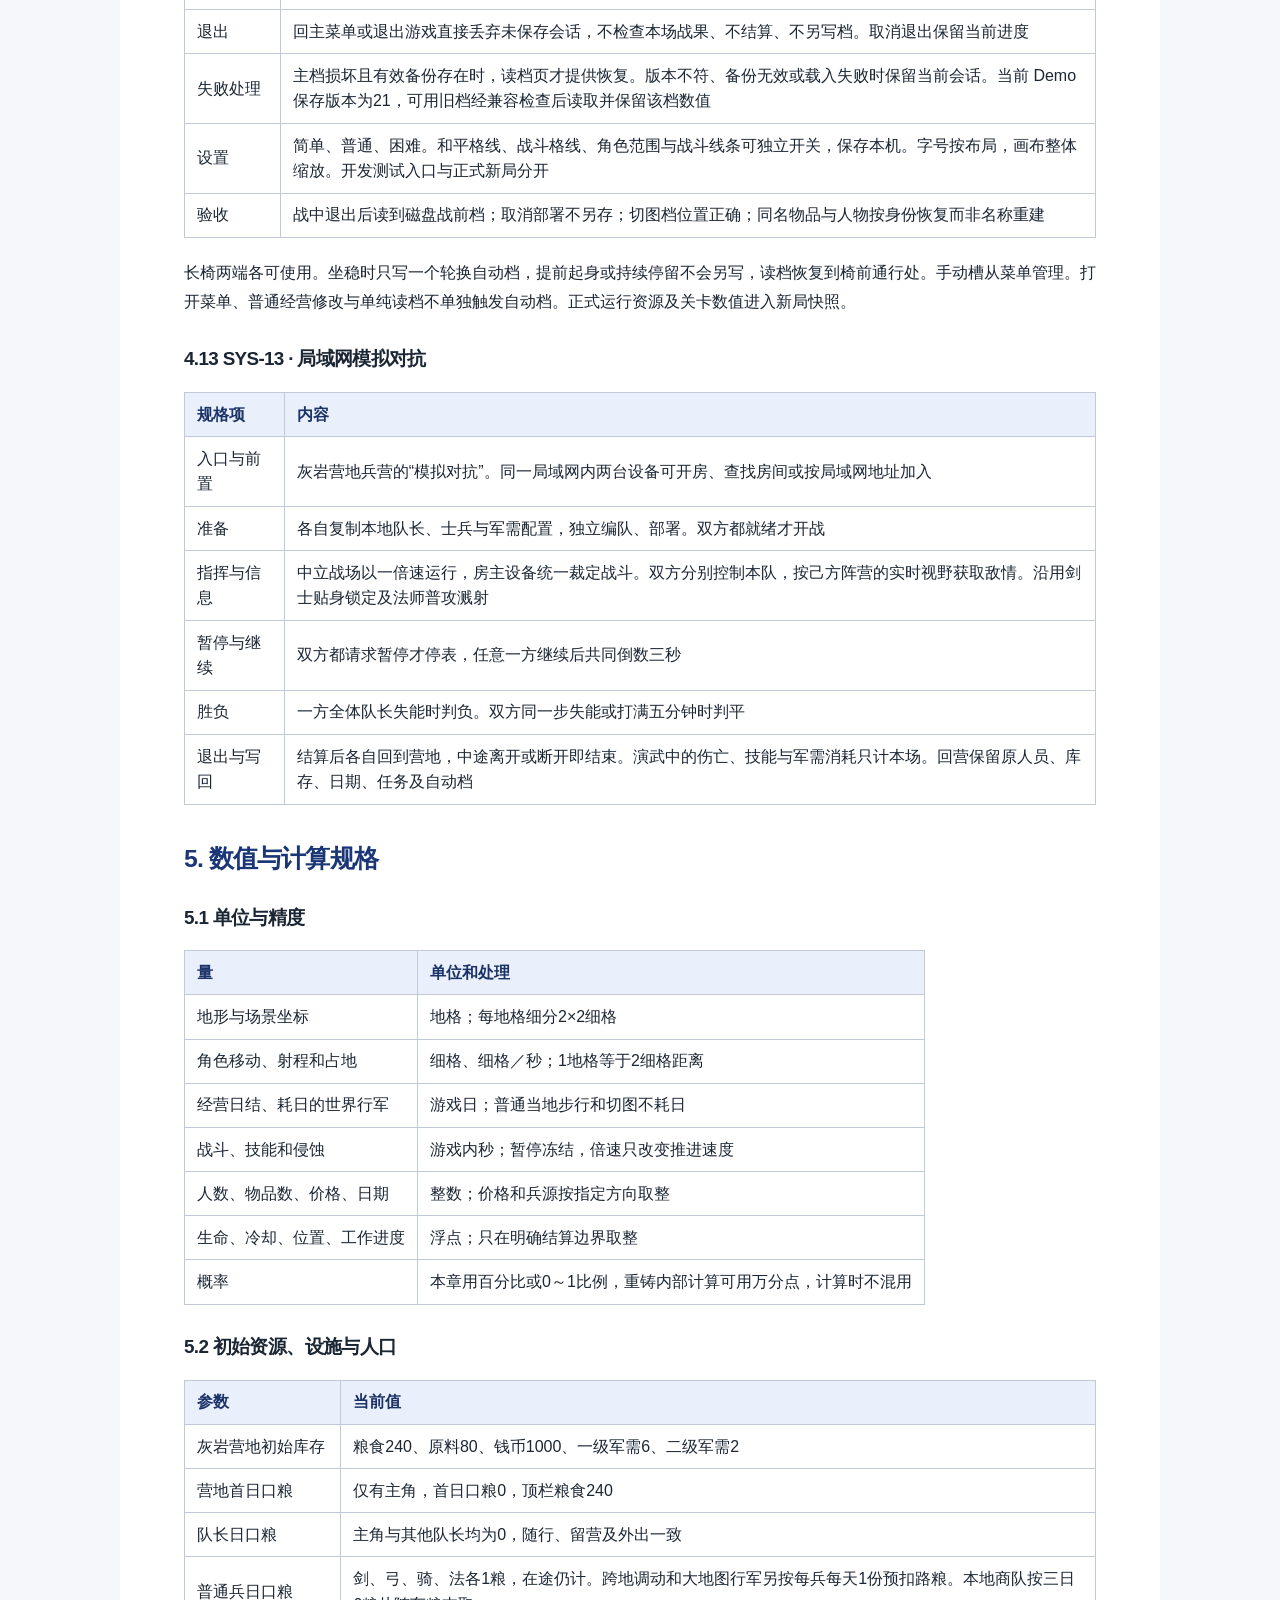
<file: read/design/index.html>
<!doctype html><html lang="zh-CN"><head><meta charset="utf-8"><meta name="viewport" content="width=device-width,initial-scale=1"><title>《断剑归途》游戏设计规格书</title><link rel="stylesheet" href="../reader.css?v=spec-nav2"></head><body class="spec-reader"><nav class="spec-jump" aria-label="规格书章节导航"><label>章节导航 <select><option value="">选择章节</option><option value="1-产品定义">1. 产品定义</option><option value="2-故事人物与场景">2. 故事人物与场景</option><option value="3-核心循环与设计目标">3. 核心循环与设计目标</option><option value="4-系统功能规格">4. 系统功能规格</option><option value="5-数值与计算规格">5. 数值与计算规格</option><option value="6-主线流程与关卡规格">6. 主线流程与关卡规格</option><option value="7-界面与输入规格">7. 界面与输入规格</option><option value="8-文本与视听规格">8. 文本与视听规格</option><option value="9-状态数据与保存规格">9. 状态数据与保存规格</option><option value="10-制作分解与里程碑">10. 制作分解与里程碑</option><option value="11-验收与迭代">11. 验收与迭代</option><option value="12-后续调整">12. 后续调整</option></select></label><a href="#section">回到顶部</a></nav><main>
<p><a href="../../assets/files/design-spec.pdf" target="_blank" rel="noopener">打开 PDF 版</a> · <a href="../../assets/files/design-spec.pdf" download="断剑归途-游戏设计规格书.pdf">下载 PDF</a></p><h1 id="section">《断剑归途》游戏设计规格书</h1>

<p>Windows／Android · 横屏 · 2026 年 11 月 23 日修订</p>
<h2 id="section-1">文档信息</h2>
<table>
<thead>
<tr>
<th>项目</th>
<th>说明</th>
</tr>
</thead>
<tbody>
<tr>
<td>文档用途</td>
<td>定义 Demo 的内容范围、系统规则、流程关卡、数值、交互、表现、数据与验收规格</td>
</tr>
<tr>
<td>适用内容</td>
<td>从白桦村开场到返乡重建；包含已开放的重复副本、经营、战斗与局域网模拟对抗</td>
</tr>
<tr>
<td>数值标准</td>
<td>以当前正式版普通难度、新开战役的默认配置为准。已有存档按存档自身记录的配置计算。守营网页试玩与独立对照测试分别标明条件</td>
</tr>
<tr>
<td>规则与内容分工</td>
<td>系统章定义通用行为，关卡章定义场景差异，数值章列参数与算例，界面章定义信息与操作。完整规则与后续调整记录在项目策划目录中对应维护</td>
</tr>
<tr>
<td>版本与验收</td>
<td>按当前正式版本整理，历史调整记录见第 12 章。</td>
</tr>
</tbody>
</table>
<h2 id="section-2">目录</h2>
<p><a href="#1-%E4%BA%A7%E5%93%81%E5%AE%9A%E4%B9%89">1. 产品定义</a> · <a href="#2-%E6%95%85%E4%BA%8B%E4%BA%BA%E7%89%A9%E4%B8%8E%E5%9C%BA%E6%99%AF">2. 故事人物与场景</a> · <a href="#3-%E6%A0%B8%E5%BF%83%E5%BE%AA%E7%8E%AF%E4%B8%8E%E8%AE%BE%E8%AE%A1%E7%9B%AE%E6%A0%87">3. 核心循环与设计目标</a></p>
<p><a href="#4-%E7%B3%BB%E7%BB%9F%E5%8A%9F%E8%83%BD%E8%A7%84%E6%A0%BC">4. 系统功能规格</a> · <a href="#5-%E6%95%B0%E5%80%BC%E4%B8%8E%E8%AE%A1%E7%AE%97%E8%A7%84%E6%A0%BC">5. 数值与计算规格</a> · <a href="#6-%E4%B8%BB%E7%BA%BF%E6%B5%81%E7%A8%8B%E4%B8%8E%E5%85%B3%E5%8D%A1%E8%A7%84%E6%A0%BC">6. 主线流程与关卡规格</a></p>
<p><a href="#7-%E7%95%8C%E9%9D%A2%E4%B8%8E%E8%BE%93%E5%85%A5%E8%A7%84%E6%A0%BC">7. 界面与输入规格</a> · <a href="#8-%E6%96%87%E6%9C%AC%E4%B8%8E%E8%A7%86%E5%90%AC%E8%A7%84%E6%A0%BC">8. 文本与视听规格</a> · <a href="#9-%E7%8A%B6%E6%80%81%E6%95%B0%E6%8D%AE%E4%B8%8E%E4%BF%9D%E5%AD%98%E8%A7%84%E6%A0%BC">9. 状态数据与保存规格</a></p>
<p><a href="#10-%E5%88%B6%E4%BD%9C%E5%88%86%E8%A7%A3%E4%B8%8E%E9%87%8C%E7%A8%8B%E7%A2%91">10. 制作分解与里程碑</a> · <a href="#11-%E9%AA%8C%E6%94%B6%E4%B8%8E%E8%BF%AD%E4%BB%A3">11. 验收与迭代</a> · <a href="#12-%E5%90%8E%E7%BB%AD%E8%B0%83%E6%95%B4">12. 后续调整</a></p>
<h2 id="1-产品定义">1. 产品定义</h2>
<h3 id="section-4">1.1 产品概述</h3>
<p>横屏俯视像素 RPG。玩家扮演曾任王都禁卫的主角，在村庄遇袭后带领幸存者立足，通过探索、伙伴养成、营地经营和小队战斗打通返乡道路，调查失踪搭档的线索。</p>
<p>探索由一名主角在场景中步行完成，战斗以至多三名队长为指挥入口，普通兵归属对应小队。士兵可出战或在据点工作，粮田空岗可用村民半工补益。经营按游戏日结算，战斗按连续时间推进并允许暂停。</p>
<h3 id="section-5">1.2 玩家与体验目标</h3>
<p>面向喜欢单人角色旅程、队伍培养、人员调配和小队战术的玩家。核心体验包括：</p>
<ol>
<li>通过人物、地点和调查行为理解当前目标，自主决定探索与准备顺序。</li>
<li>在随行、管理、生产、恢复和出征之间分配有限人员。</li>
<li>根据敌情、地形和物资选择队伍，指挥或观察真实战斗。</li>
<li>用战后的资源、俘虏与经验改进下一次准备，并承担伤亡和消耗。</li>
<li>回到熟悉的白桦村，以调查和重建完成一段有明确起止的旅程。</li>
</ol>
<h3 id="section-6">1.3 平台与范围</h3>
<table>
<thead>
<tr>
<th>项目</th>
<th>规格</th>
</tr>
</thead>
<tbody>
<tr>
<td>平台</td>
<td>Windows 键鼠；Android 横屏触控</td>
</tr>
<tr>
<td>模式</td>
<td>单人主线，支持暂停与存读档。灰岩营地兵营另提供两人局域网模拟对抗</td>
</tr>
<tr>
<td>视角</td>
<td>俯视2D像素，地图内自由步行，战斗使用细分格与连续移动</td>
</tr>
<tr>
<td>正常开局</td>
<td>主菜单开始新游戏，白桦村选角色、填写姓名</td>
</tr>
<tr>
<td>主线终点</td>
<td>返乡在原址修好家、粮田与工坊，同返村乡亲交谈后在长椅坐稳。断剑调查与增建兵营可选</td>
</tr>
<tr>
<td>可选活动</td>
<td>阿禾与阿铸招募、切磋、迦兰接纳、采购重铸、训练、土匪窝点、重复副本与扫荡</td>
</tr>
<tr>
<td>后续可达活动</td>
<td>已解锁交易、生产、训练、重复副本及主线完成后的随机袭击</td>
</tr>
<tr>
<td>场景规模</td>
<td>七张基础地图；地下回廊供两副本分别实例化，白桦村按序章与返乡切换状态</td>
</tr>
</tbody>
</table>
<h3 id="section-7">1.4 内容结构</h3>
<p>本 Demo 以灰岩营地的经营与返乡主线为主体。接管黑鸦寨后开放返乡道路和对应战果。修复白桦村后可使用本地设施，两地共用库存，士兵、负责人、岗位与发展策略各自管理。</p>
<h2 id="2-故事人物与场景">2. 故事人物与场景</h2>
<h3 id="section-9">2.1 故事前提与玩家动机</h3>
<p>主角与搭档离开王都后，在白桦村隐居一年。清晨的派工和演练被异族来袭打断。搭档带民兵守西桥，玩家带乡亲往东撤；赶来的古裔追兵手持本应封存在王室武库的秘银剑，刺伤玩家后与同伴一同力竭倒下。</p>
<p>老周救回玩家，乡亲在断流滩的灰岩营地得到霍恩爵士的接济。玩家醒来时不知道搭档生死，回乡道路又被黑鸦寨封锁。向领主求助、救出镇民、获得建设和募兵许可，是安顿乡亲与组织返乡力量的实际路径。</p>
<p>击溃匪帮后，玩家回到被掠夺的白桦村。西桥头的断剑和向西的车辙留下调查方向。玩家在原址修理受损设施，同回到麦田边的乡亲继续安顿村庄。Demo 结束时，王室剑的来路和搭档去向仍未揭晓。</p>
<h3 id="section-10">2.2 人物与势力</h3>
<table>
<thead>
<tr>
<th>对象</th>
<th>身份及已知事实</th>
<th>功能与分支</th>
</tr>
</thead>
<tbody>
<tr>
<td>主角</td>
<td>曾任王都禁卫，具侵蚀免疫身份；外观二选一，姓名由玩家填写</td>
<td>探索控制者、必需出战队长、任务物品持有人</td>
</tr>
<tr>
<td>搭档</td>
<td>另一位开场人物，与主角共同生活；西桥断后失踪</td>
<td>开场交谈、领剑、演练、离别及返乡调查目标</td>
</tr>
<tr>
<td>阿禾</td>
<td>老周与春婶的女儿，普通人弓手，擅长种植</td>
<td>可随行或留营；招募与任命粮田负责人分开执行</td>
</tr>
<tr>
<td>阿铸</td>
<td>巴隆之子，骑兵队长，具侵蚀免疫及锻造特长</td>
<td>原地比武、再次邀请、随行或工坊任职；入队后一次性赠礼</td>
</tr>
<tr>
<td>老周、春婶</td>
<td>白桦村幸存者，负责救援与照料</td>
<td>灰岩营地苏醒，说明救回过程、搭档失踪及求助方向</td>
</tr>
<tr>
<td>霍恩爵士</td>
<td>灰岩镇领主，接济幸存者</td>
<td>古窟委托和交付、募兵与营建许可、后续商队许可</td>
</tr>
<tr>
<td>老莫</td>
<td>行商</td>
<td>普通商品、物资与装备交易、免费首防消息、五日与十日付费军情</td>
</tr>
<tr>
<td>雷恩</td>
<td>募兵官</td>
<td>三职业逐人招募。首次成交后退出时介绍土匪窝点</td>
</tr>
<tr>
<td>巴隆</td>
<td>灰岩镇铁匠</td>
<td>装备交易、随行装备重铸、阿铸相关赠礼</td>
</tr>
<tr>
<td>陈安</td>
<td>灰岩营地斥候</td>
<td>来袭通知、封路说明、出征指引和第二波后的接管报告</td>
</tr>
<tr>
<td>迦兰</td>
<td>古裔，古窟首通控制来源</td>
<td>控制镇民；制伏后单独交涉，可接纳、暂缓或明确处死</td>
</tr>
<tr>
<td>巴图</td>
<td>黑鸦寨先遣头目</td>
<td>首防来袭，战死或逃离决定后续是否出现</td>
</tr>
<tr>
<td>大当家、豁牙</td>
<td>黑鸦寨主力队长</td>
<td>第二波及主动攻寨主要敌人</td>
</tr>
</tbody>
</table>
<p>古裔是当前剧情中出现的异族。职业、阵营和人物身份分别定义，不能由贴图推断战斗职业。两名序章追兵使用迦兰系资源，但不是古窟中的同一人物。</p>
<h3 id="section-11">2.3 地点及连接</h3>
<table>
<thead>
<tr>
<th>地点</th>
<th>作用</th>
<th>连接与耗日</th>
</tr>
</thead>
<tbody>
<tr>
<td>白桦村序章</td>
<td>日常、派工、演练、撤离与追兵战</td>
<td>剧情结束后在灰岩营地苏醒</td>
</tr>
<tr>
<td>灰岩营地（断流滩）</td>
<td>营地经营、伙伴管理、休息和整备</td>
<td>东口到灰岩镇，西口到外围战场，均为当地切图。南口打开世界地图</td>
</tr>
<tr>
<td>灰岩镇</td>
<td>领主、铁匠、行商、募兵服务</td>
<td>与灰岩营地、野外遗迹入口当地往返，日期保持</td>
</tr>
<tr>
<td>野外遗迹入口</td>
<td>古窟入口、断壁与窝点发现</td>
<td>入口进入各自副本，战后返回对应门口</td>
</tr>
<tr>
<td>沉眠古窟</td>
<td>救援与重复挑战</td>
<td>独立地下回廊实例，有侵蚀</td>
</tr>
<tr>
<td>土匪窝点</td>
<td>可选普通副本</td>
<td>同类地下回廊实例，无侵蚀，与黑鸦寨分开</td>
</tr>
<tr>
<td>外围迎敌战场</td>
<td>工事、首防和第二波，共用可沿南坡或东坡登上的高台</td>
<td>与营地当地往返</td>
</tr>
<tr>
<td>黑鸦寨</td>
<td>独立匪帮据点，阻断归途</td>
<td>世界道路从灰岩营地到寨耗1日，寨到白桦村再耗1日</td>
</tr>
<tr>
<td>西桥头与返乡白桦村</td>
<td>可选拾取断剑、原址修复三处设施、与返村乡亲交谈并在长椅坐稳</td>
<td>接管黑鸦寨后可走世界道路，经白桦村东口抵达。村西口到西桥头当天往返</td>
</tr>
</tbody>
</table>
<h2 id="3-核心循环与设计目标">3. 核心循环与设计目标</h2>
<h3 id="section-13">3.1 核心循环</h3>
<figure><img src="core-loop.png" alt="核心玩法循环"></figure>
<h3 id="section-14">3.2 主要决策</h3>
<table>
<thead>
<tr>
<th>决策</th>
<th>受影响的内容</th>
</tr>
</thead>
<tbody>
<tr>
<td>带哪位伙伴，谁留营负责设施</td>
<td>技能、免疫、装备背包、对白、负责人产出</td>
</tr>
<tr>
<td>哪些普通兵工作或出征</td>
<td>口粮、在岗产出、可用战力、伤情和补员</td>
</tr>
<tr>
<td>扩军、换装还是提高军需档位</td>
<td>当前钱币与原料、每战消耗、长期角色实力</td>
</tr>
<tr>
<td>休息、采购还是直接出发</td>
<td>恢复和产出、库存、游戏日及来袭窗口</td>
</tr>
<tr>
<td>在哪里部署、选哪些队伍下令</td>
<td>接敌顺序、射界、骑兵空间、集火与驻守</td>
</tr>
<tr>
<td>追击巴图、主动攻寨或留营</td>
<td>后续敌阵、行军与准备时间、战场及返乡路线</td>
</tr>
</tbody>
</table>
<h3 id="section-15">3.3 设计目标与落点</h3>
<table>
<thead>
<tr>
<th>目标</th>
<th>执行规则</th>
<th>玩家可见表现</th>
</tr>
</thead>
<tbody>
<tr>
<td>经营与战斗互相影响</td>
<td>士兵可派工或出战，实际参战当日禁工，口粮、军需与伤亡结算记回</td>
<td>当天打过的士兵不能产出，其他合格人员可补岗。战利品和俘虏支持下一次准备</td>
</tr>
<tr>
<td>保留人物养成，控制士兵管理负担</td>
<td>队长个体成长，普通兵固定基础等级</td>
<td>伙伴有独立装备、技能、特性；普通兵主要按兵种与人数编队</td>
</tr>
<tr>
<td>保留不同指挥强度</td>
<td>暂停、手动指令与小队自主策略</td>
<td>可多选下令，也可空选观察自动战斗</td>
</tr>
<tr>
<td>让战场空间参与决策</td>
<td>高地、遮挡、细格占地和可破坏对象</td>
<td>选路、射界和展开位置影响交战</td>
</tr>
<tr>
<td>使准备有可规划的压力</td>
<td>日结、恢复、行军与来袭共用游戏日</td>
<td>情报和日历公开已知窗口，日期到达触发迎战</td>
</tr>
<tr>
<td>让选择进入后续内容</td>
<td>巴图死逃、两条接管路线、任务顺序与伙伴在场判断</td>
<td>敌阵、对白、入口与结算随真实结果变化</td>
</tr>
<tr>
<td>允许失利后的整备</td>
<td>倒地与阵亡分开，正式战损保留，首防可再袭</td>
<td>回营恢复、补员和重试有实际成本</td>
</tr>
</tbody>
</table>
<h2 id="4-系统功能规格">4. 系统功能规格</h2>
<p>本章按功能编号区分职责。每项以入口和前置、主流程、规则与数据、取消及失败、验收定义行为；共用数值在第5章，场景专用条件在第6章。</p>
<h3 id="sys-01">4.1 SYS-01 · 开局、探索与交互</h3>
<table>
<thead>
<tr>
<th>规格项</th>
<th>内容</th>
</tr>
</thead>
<tbody>
<tr>
<td>入口与前置</td>
<td>主菜单新游戏进入白桦村长椅；正式探索要求当前无拦截输入的模态窗口</td>
</tr>
<tr>
<td>主流程</td>
<td>点击主角候选→确认外观→填写姓名→确认→建立序章；探索中移动、面向人物或设施、执行交互；出口按实际连接切图</td>
</tr>
<tr>
<td>规则与数据</td>
<td>姓名去首尾空白，1～12个UTF-16字符；控制符、代理字符及路径等特殊字符拒绝。另一候选统一称搭档。近距离交互要求一般设施同层且距边缘1.5地格内，朝向取含两侧边界的前方180°。一般设施距边缘0.15地格内可贴身交互，人物贴身也要在前半圆内</td>
</tr>
<tr>
<td>移动与朝向</td>
<td>单方向输入即更新朝向和交互扇区，即使受阻也转身；实际斜向移动有横向分量时优先左右，停止保留朝向。碰撞和高差限制位移</td>
</tr>
<tr>
<td>取消与失败</td>
<td>姓名未确认不建首档；返回选角不推进。交互距离、朝向或状态不符时不触发业务；菜单和面板点击不穿透地图</td>
</tr>
<tr>
<td>验收</td>
<td>两种外观与自定义姓名正确；顶墙转身后能面向对象交互；实际切图恢复目标地点落点并自动保存</td>
</tr>
</tbody>
</table>
<p>开放道路以朝向触发区外侧并踏入最外侧一行或一列细格为准。路牌可通过交互按钮通行，回程在路口内侧落地，面朝场内。粮田各边均可交互。随行队友距中心1.35地格，霍恩距中心2.25地格且可在相连台阶的上半段交谈。</p>
<p>危险野外和战场使用迷雾。浓雾遮住未探索区域，薄雾保留已探索地形。敌人只有处于当前视野时才显示。镜头持续跟随主角，贴近可玩区边缘时由外侧布景填充画面。</p>
<h3 id="sys-02">4.2 SYS-02 · 人员归属、随行与岗位</h3>
<table>
<thead>
<tr>
<th>规格项</th>
<th>内容</th>
</tr>
</thead>
<tbody>
<tr>
<td>入口与前置</td>
<td>人物交谈、设施负责人入口、兵营士兵名册与营帐队长名册</td>
</tr>
<tr>
<td>主流程</td>
<td>选择人物或兵员→形成岗位／随行草案→查看结果→确认时检查真实归属与容量→提交</td>
</tr>
<tr>
<td>规则与数据</td>
<td>队长保存独立身份、职业、生命、技能、特性、装备、任职、等级和去向。普通兵按兵种、血量、来源和所属队伍管理，总数据上限10000、单场最多24。随行含主角最多3名队长，营帐按等级有6／10／10个队长名额</td>
</tr>
<tr>
<td>资格</td>
<td>队长存活且未被另一外出队伍占用才可随行或出战。普通兵按生命至少30%判断工作、进攻和防守资格，工作另查当天参战记录、在营及岗位。存活的重伤士兵可随军调动</td>
</tr>
<tr>
<td>互斥</td>
<td>负责人须留营，加入随行释放原岗位。使用兵书升级保留原岗位。当天参战或生命低于30%本身不排除已招募且存活队长的本地管理资格。普通兵离营从岗位移走，同一人员不同时占多个队伍</td>
</tr>
<tr>
<td>取消与失败</td>
<td>草案取消保留原岗位；满员时保留原编制。共用士兵名册保留编号和生命，另列岗位、生产或编队。异地士兵标明驻地，在途士兵显示调动方向</td>
</tr>
<tr>
<td>验收</td>
<td>同一人物不会同时负责人和随行；调工取消零变化；返营者按原来源和真实存活结果归还</td>
</tr>
</tbody>
</table>
<p>阿禾、阿铸接受剧情邀请后加入营地，可超过营帐容量。具名迦兰与普通招降队长仍检查营帐空位。同行受随行上限和行动资格限制。也可请随行伙伴留在当前场景，再次交谈邀请，离开地图后等候者回营。任职与随行分开选择。生产设施可点名调换岗位，数量加号只取闲置士兵。满岗可先在草案移出一人，再调入另一人，整批确认。</p>
<p>两处都有可用兵营时，可从兵营详情下达跨地调令。确认即按人员及路程预扣路粮，士兵离开原岗，行程一日，在途不能工作或出战。当天撤销退还路粮，恢复原地资格并按当地策略分配。异地队长派往另一据点任职时次日到达，随行队长在当前据点退队任职时可直接就任。</p>
<p>非剧情队长可从营帐请离。主角、剧情保护、外出人物受相应限制。请离时装备和背包转仓，普通兵保留，容量不满足则整笔拒绝。</p>
<h3 id="sys-03">4.3 SYS-03 · 设施、生产、休息与日结</h3>
<table>
<thead>
<tr>
<th>规格项</th>
<th>内容</th>
</tr>
</thead>
<tbody>
<tr>
<td>入口与前置</td>
<td>靠近粮田、工坊、兵营、营帐或修好的家、仓库与已解锁的本地商队设施</td>
</tr>
<tr>
<td>主流程</td>
<td>查看岗位与预估→安排负责人及工人→确认→在营帐查看缺口→休息或世界行军推进日程</td>
</tr>
<tr>
<td>规则与数据</td>
<td>粮田产粮，工坊消耗原料产军需，营帐管容量和恢复。按参战日、在营、生命与岗位资格计产，负责人按特性加成。小数粮食和工作量结转</td>
</tr>
<tr>
<td>分配策略</td>
<td>营帐或修好的家可切换手动、粮田优先、工坊优先。两地各自安排本地合格士兵。自动策略先填优先设施，原料不足以开工时略过工坊。手动调岗确认时仅当前据点转为手动</td>
</tr>
<tr>
<td>取消与失败</td>
<td>未确认岗位不改真实人员。修复和升级在材料、许可或现场条件不足时不扣资源。到期入侵先处理，不能用休息跳过</td>
</tr>
<tr>
<td>验收</td>
<td>同样岗位的预估与正式日结一致；原料不足限制工坊产出；读档和重复打开预览不多结一天</td>
</tr>
</tbody>
</table>
<p>粮田初始6岗，每名合格普通兵基础日产粮4。工坊修复后有6岗，每名合格普通兵基础日产工作量1。一级军需每件用1工作量和2原料，二级每件用2工作量和4原料。工坊和兵营修复各耗原料10、钱币20，需对应营建许可。</p>
<p>灰岩营地和修好设施后的白桦村，各有两份粮田半工补益。当地合格士兵先占岗位，每个空岗可补一份半工，上限两份。补益只计入粮田产出，岗位人数和名册按实际士兵记录。工坊使用实际工人产量。</p>
<p>粮田外观读取日结预估的粮食净变化。预估库存减少时显示未成熟麦苗，持平或增加时显示成熟麦田。该预估与资源栏使用同一计算入口。返乡未修粮田采用受损外观。</p>
<p>灰岩营地建设在首防后取得霍恩许可，再由老周开放地图布置。在地图摆放与移动设施，底栏合计整批成本，确认合法布局才一次扣费。移动已有设施免费，取消只清草案。返乡修理与后续增建按第6.10节执行。</p>
<p>修复正式工坊后，可在“工坊 · 1级”标题右侧用方形加号付原料10、钱币20升为2级。升级保留现有岗位容量、配方和进度，不需等首防后的额外许可。两地共用工坊等级和生产档位。二级开放后可在两档间切换，分别保留各配方已有进度。未解锁时切换禁用并显示原因。</p>
<p>日结顺序固定为：</p>
<ol>
<li>根据真实岗位及当日资格分配，计算预估。</li>
<li>结算旧日粮食和工坊工作量，扣除实际用料并保存各配方余数。</li>
<li>恢复符合条件的人员生命。</li>
<li>日期加一，刷新供货、体力、威胁和来袭事件。</li>
<li>支付新日口粮，按全份分粮处理离队和抵达，随后重新分岗。跨地调动、行军的路粮已在发令时预扣。</li>
<li>结算本地跑商，生成日报，触发相应剧情及保存。</li>
</ol>
<p>实际参战普通兵以固定编号记录日期。主动战、防守和扫荡按实际名单禁工，未落位、取消、纯行军与演武不计。治疗、返营、换岗和存读档不清除当日记录，次日重新判断资格。同日可按场次和生命再战。缺粮按存档种子、日期与士兵编号随机排队分配，每人先领足一份，未分足者离队。预估与实际日结使用同样规则，留队单位的产出和攻击系数保持原值。</p>
<h3 id="sys-04">4.4 SYS-04 · 装备、个人背包与共享仓库</h3>
<table>
<thead>
<tr>
<th>规格项</th>
<th>内容</th>
</tr>
</thead>
<tbody>
<tr>
<td>入口与前置</td>
<td>人物背包、仓库现场交互、商店中的收货角色卡；只操作当前可访问物品</td>
</tr>
<tr>
<td>主流程</td>
<td>点物品格打开就近小窗；选择装备、卸下、移动、拆分、转移或拖放；提交前验证实例、目标和数量</td>
</tr>
<tr>
<td>规则与数据</td>
<td>每位队长20格，5列4排；装备有唯一实例，消耗品按目录堆叠。装备槽为武器、头盔、护甲和饰品，主角与序章搭档有三个饰品槽，其余两个</td>
</tr>
<tr>
<td>穿戴</td>
<td>武器按剑、弓、枪匹配职业。换装先算裸属性、品质和增益，再检查位置与射程。提高生命上限不自动治疗，降低上限时当前生命截到新上限</td>
</tr>
<tr>
<td>整理与转移</td>
<td>同容器先并同类堆，再按类别、名称、品质降序和实例顺序整理。目标为空则移动，可堆叠则合并；交换要双向允许</td>
</tr>
<tr>
<td>取消与失败</td>
<td>任务物品、绑定物、穿戴物受各自保护。任务物品领取时交给主角。容量不足时显示“背包已满”，保留真实物品位置及领取资格</td>
</tr>
<tr>
<td>验收</td>
<td>整理不脱装备；跨容器和满格失败不复制或丢失物品；购买指定收货与奖励溢出使用各自规则</td>
</tr>
</tbody>
</table>
<p>品质由低至高为破损、较差、一般、良好、极佳、传奇。王室秘银长剑是任务证物；序章旧剑保留本局青绳描述。仓库可视格数不作为总数据容量。容量估算包含空格及可堆叠余量。拾取、购买、任务赠礼、领奖和取仓都先检查目标背包，整份主动领取物品能放下才提交。战场个人掉落装不下时留在战果清单，整理后可再领。</p>
<h3 id="sys-05">4.5 SYS-05 · 交易、募兵、情报与重铸</h3>
<table>
<thead>
<tr>
<th>规格项</th>
<th>内容</th>
</tr>
</thead>
<tbody>
<tr>
<td>入口与前置</td>
<td>老莫、巴隆和雷恩的已解锁对白业务选项；募兵需领主许可，重铸需当前可访问装备和随身锻造石</td>
</tr>
<tr>
<td>交易流程</td>
<td>点货架买入或点背包物品出售→查看价格、数量、库存和收货人→确认时重新检查→统一增减资源与物品</td>
</tr>
<tr>
<td>指定收货</td>
<td>个人装备交给右侧选中的可用随行队长；满包拒绝整笔购买，玩家可切换收货人。公共物资进入共享库存</td>
</tr>
<tr>
<td>募兵流程</td>
<td>按职业逐人购买；每成交一人即增加对应兵员、减少兵源和钱币，并按新总人数重报价。首次成功购兵登记线索，退出募兵页时播放一次窝点介绍</td>
</tr>
<tr>
<td>情报流程</td>
<td>老莫拦路先经对白进入免费消息页，暂离后可补领。五日军情公布日期，十日军情同时列各波队长及四职业人数。同日重看已购快照免费</td>
</tr>
<tr>
<td>重铸流程</td>
<td>选择随行背包或已穿戴的武器、护具→选1～10石→看升降概率和属性比较→确认一次结果</td>
</tr>
<tr>
<td>取消与失败</td>
<td>价格、库存、资格或空位失效时不扣钱、不换货。重铸排除饰品、保护物品、传奇及品质变化不影响属性的装备；材料不足不执行</td>
</tr>
<tr>
<td>验收</td>
<td>每次购买重报价；满包指定收货零扣款；重复确认不重复成交；重铸只消耗一次石头且最多变动一个品质档</td>
</tr>
</tbody>
</table>
<p>未解锁业务不生成灰色对白选项。锻造石位于普通商品中，不单设业务页。重铸仅在灰岩镇铁匠处，营地工坊生产军需。重铸不另扣金币，结果由本局种子、日期、实例和操作序号确定，返回预览不能刷新同一次结果。阿铸入营后可向巴隆接重铸教学，领取试用石、实际重铸后交付一次。</p>
<h3 id="sys-06">4.6 SYS-06 · 队长成长、技能与特性</h3>
<table>
<thead>
<tr>
<th>规格项</th>
<th>内容</th>
</tr>
</thead>
<tbody>
<tr>
<td>入口与前置</td>
<td>角色详情、装备页、营帐升级和战斗技能按钮；队长须满足当前位置、生命和占用条件</td>
</tr>
<tr>
<td>成长流程</td>
<td>在营帐选择队长，查看下一级所需职业兵书。确认后扣书，当场升级并重算属性</td>
</tr>
<tr>
<td>成长范围</td>
<td>普通兵固定一级，队长接口支持1至9级。基础兵书可由副本取得或在首防后购买。老周训练任务接取时按本人下一等级发足职业兵书，完成回报后再发足升下一级的用量</td>
</tr>
<tr>
<td>技能</td>
<td>每队长一个主动技能；开场预备3秒，效果、持续和冷却按第5章。倒地、撤退、冷却未到或有效技能尚在作用时不重复施放</td>
</tr>
<tr>
<td>特性</td>
<td>通用随机队长生成0～3项，按权重、范围和步长取得，同互斥组不并存。剧情人物用固定技能和特性</td>
</tr>
<tr>
<td>取消与失败</td>
<td>兵书不足时无法升级。升级和换装不凭空补满生命。详情查看不改变技能、特性或随机结果</td>
</tr>
<tr>
<td>验收</td>
<td>确认升级时扣除对应种类和数量的兵书，队长当场升级，保留当前生命与岗位。随机实例招募后保留原属性与特性。暂停时技能时间不推进。</td>
</tr>
</tbody>
</table>
<p>主角使用鼓舞，阿禾使用连射与种植专精，阿铸使用突进与锻造专精。鼓舞、行军、治愈在施放时固定本队存活受益者，后加入者不追补该次效果。横扫逐目标检定并检查合法目标及视线，治愈不复活已失能单位。</p>
<h3 id="sys-07">4.7 SYS-07 · 编队、军需与实地部署</h3>
<table>
<thead>
<tr>
<th>规格项</th>
<th>内容</th>
</tr>
</thead>
<tbody>
<tr>
<td>入口与前置</td>
<td>古窟、窝点、首防、第二波、黑鸦寨在真实入口进入正式备战。主角必须参战且实际落格，单场最多3队长、24普通兵。世界行军使用同模板另选同行人员，抵达后再部署</td>
</tr>
<tr>
<td>备战流程</td>
<td>选队长→按四职业人数或名册点名分兵→看实际来敌与双方对算参考战力、现状和预计减产→选择一档军需→进入真实战场。行军界面单列路粮扣前扣后，正式敌阵到场后查看</td>
</tr>
<tr>
<td>候选与预设</td>
<td>攻防取本地可行动队长及生命至少30%的普通兵，攻寨用黑鸦寨实际抵达人员。兵营按A、B、C位次保存默认职业人数、策略和范围，换队长继承位次。备战草案只记录本场名单，实际驻地随人员调动</td>
</tr>
<tr>
<td>军需规则</td>
<td>一场只能选一个档位。有普通兵则每人配一件，纯队长需求0。备战按选中人数预检，部署和开战按实际落位人数检查</td>
</tr>
<tr>
<td>部署流程</td>
<td>默认准备顺位首位队长。队长落位后依剑士、弓兵、骑兵、法师再下一队连续放置。可点格、拖划、一键布置、撤回和取消选择</td>
</tr>
<tr>
<td>占位规则</td>
<td>在己方部署区且可通行。剑、弓、骑、法均占一细格。士兵须有所属已落位队长，撤回队长连同其已摆部属撤回</td>
</tr>
<tr>
<td>返回与取消</td>
<td>返回备战保留编队、军需及有效落点；一键撤销只清落点；退出整套备战或读档清草案，资源和原岗位保持</td>
</tr>
<tr>
<td>提交与验收</td>
<td>最终复查人员、场景、位置和库存→写战前档→一次提交实际名单、落点和军需配额。重复确认不得生成第二场；未上场者不计本战战损与消耗</td>
</tr>
</tbody>
</table>
<p>军需可用量为库存减锁定量。开战时按实际普通兵人数锁定配额，库存总量暂不扣；正式战斗结束按上场人数全额扣该档配额，生还与死亡均计耗用。胜、负及撤退按同一规则计算。</p>
<p>一键布置保留有效现有落点，先补队长，再优先在所属队长附近补士兵；放不下的保持未部署。PC 从部署格起手拖划布兵、从已落位单位起手拖动换位、从区外空地起手左拖平移。</p>
<h3 id="sys-08-ai">4.8 SYS-08 · 即时指挥、AI与战斗结束</h3>
<table>
<thead>
<tr>
<th>规格项</th>
<th>内容</th>
</tr>
</thead>
<tbody>
<tr>
<td>入口与前置</td>
<td>已通过部署确认的正式战斗；演练、比武使用同一操作框架及各自结算条件</td>
</tr>
<tr>
<td>选择</td>
<td>正式开战默认选中全部可操控队长和所属小队，各队沿用原策略。点头像、滑选或快捷键改选，也可空选观察格子。默认预选不代替教学选人</td>
</tr>
<tr>
<td>指令</td>
<td>移动、集火、驻守；单人命令直接检查，多队移动及驻守按A→B→C分配合法落点，所有队都有结果才统一提交</td>
</tr>
<tr>
<td>策略</td>
<td>手动执行直接命令并原地攻击合法目标；进攻主动搜敌；防守围绕驻守位置响应。策略键只作用于选中可行动队长，切换清除旧移动、集火和驻守</td>
</tr>
<tr>
<td>士兵行为</td>
<td>围绕本队长、指挥范围和当前队伍目标行动；超出范围先归队。队长交战时协助。无敌队长的窝点普通兵启用自主接敌</td>
</tr>
<tr>
<td>暂停</td>
<td>玩家暂停冻结移动、攻击、冷却与侵蚀。对白和详情结束恢复打开前状态；系统菜单关闭保持暂停，等待玩家继续</td>
</tr>
<tr>
<td>取消与失败</td>
<td>目标失效释放临时指令。多人无足够空间时全组保持原命令。倒地队长不能被下令；不可见敌人不给精确点击目标</td>
</tr>
<tr>
<td>验收</td>
<td>多队落点不重叠，骑兵按一细格检查。双击或触屏长按驻守成功显示黄框。同一场次只提交一次。首防追击未完成时，被贴身牵制的敌人可按规则反击</td>
</tr>
</tbody>
</table>
<p>普通AI约每0.3秒重选目标，按距离／目标权重升序，同值按单位序；远程优先考虑已在射程且有视线的目标。嘲讽与小透明分别改变目标权重。进攻探索、巡逻与手动交战记忆使用各自的计时，不按画面帧数决定行为。</p>
<p>多队移动和驻守在点击点周围4地格内寻找候选。首队优先点击格，后续按距点击点的距离、路径成本和格序选择。未选单位的占地和已预约的落点均须避让，所有队成功后一次提交。</p>
<p>攻击前摇结束时固定目标、攻击参数、骰值和弹道目的地。远程按到达时点结算，目标倒地或离场后不换打其他目标。法师普攻命中造成伤害时，按主击基准分给目标周围八个细格，每格原始份额为1/8，可由地形阻断。普通剑士在近战半径内可贴身锁定一名可见、无遮挡的普通敌兵。被锁者完成当前一步后停步，仍可出手。首防追击中的适用条件见第6.7节。</p>
<p>有主场规则的战役中，营地守防我方拥有全场视野，主动攻寨由守寨方获得。射击仍检查视野、距离、高低和遮挡。有撤离出口的普通生死战中，队长先走到出口，所属士兵再撤，其他小队继续作战。古窟和窝点锁胜后走出口。首防结束追击或击败来敌、第二波守胜和攻寨获胜时当场显示战报。演练、切磋、追兵及第二波没有普通撤离出口。</p>
<h3 id="sys-09">4.9 SYS-09 · 战果、俘虏、奖励和副本</h3>
<table>
<thead>
<tr>
<th>规格项</th>
<th>内容</th>
</tr>
</thead>
<tbody>
<tr>
<td>入口与前置</td>
<td>一场正式战斗或扫荡已经得到结果；同一场次只结算一次</td>
</tr>
<tr>
<td>主流程</td>
<td>更新实际参战者的生命、死亡及当日参战记录→结算军需→形成资源、物品及俘虏结果→处理需选择的项目→回到该场规定地点</td>
</tr>
<tr>
<td>生死</td>
<td>普通兵按实战规模曲线判定即死，我方队长保留恢复空间。古窟首通迦兰保留，首防巴图和攻寨队长沿用剧情结果。扫荡使用自身伤损模型</td>
</tr>
<tr>
<td>俘虏</td>
<td>实战和扫荡的本场普通俘虏须全部招募、释放或处决后结束。招降检查容量与剧情资格，保留职业、配置和实际生命。容量不足可释放或处决。旧档待处理者继续保留。古窟首通迦兰在洞外按剧情处置</td>
</tr>
<tr>
<td>自动奖励</td>
<td>战后粮食、原料、钱币直接到账。可容纳的个人物品进入随行背包；满包时保留未领取的战场掉落。奖励收据列数量和去向</td>
</tr>
<tr>
<td>副本挑战与领奖</td>
<td>古窟首战免费，胜利后进入救人剧情。窝点每次挑战、古窟首胜后的再战，确认开战时扣20体力；扫荡在确认执行时扣20。体力不足20时停在准备环节。两地分别记录首胜和本场领奖资格，战后按场次发奖</td>
</tr>
<tr>
<td>扫荡</td>
<td>本副本首胜、前次战果处理完、己方战力严格大于敌方1.5倍；复用当前编队与单档军需，确认后结算伤损及侵蚀，不手摆、不跨日</td>
</tr>
<tr>
<td>取消与验收</td>
<td>取消扫荡不耗资源。重复对白、重开小窗、读档不重复发奖或扣体力。古窟首胜接救人、撤离和洞外对白；演练比武直接接结果对白</td>
</tr>
</tbody>
</table>
<p>副本基础奖励为钱币15、随机新手装备1、锻造石1。基础兵书有50%概率掉落，从剑、弓、骑三职业抽取。窝点首胜另加钱币60、粮食20、原料10。领主交差奖励单独计入。开始新的实战前按入口处理上次待领奖资格。</p>
<h3 id="sys-10">4.10 SYS-10 · 任务、日历、情报与事件</h3>
<table>
<thead>
<tr>
<th>规格项</th>
<th>内容</th>
</tr>
</thead>
<tbody>
<tr>
<td>入口与前置</td>
<td>已触发的主线、已解锁支线、任务册、日期资源明细与人物报告</td>
</tr>
<tr>
<td>主流程</td>
<td>真实操作或事件更新目标→短提示及箭头同步→条件完成时推进→人物对白承接下一行动</td>
</tr>
<tr>
<td>追踪</td>
<td>默认主线；任务册可选已解锁支线，完成或取消回主线。每次只显示一条短提示及一个有效箭头</td>
</tr>
<tr>
<td>跨图</td>
<td>目标在别图先指当前正确出口；面板内指实际操作按钮。等待事件显示条件，不指无效按钮</td>
</tr>
<tr>
<td>日历</td>
<td>每季度15天，可回看第1季度、前看至下一季度。仅显示已发生或已知事件，精确情报和粗略范围分别表达</td>
</tr>
<tr>
<td>来袭</td>
<td>古窟交差确定首防日期为max(6，交付日+3)。首防胜利及巴图对白后，第二波默认五日后。袭击抵达且仍待处理时拦截主动休息和耗日行军，领地内探索可在当日继续</td>
</tr>
<tr>
<td>取消与验收</td>
<td>派工取消、预览、重复确认不完成任务。未解锁对白选项隐藏；已解锁但暂不可用时给具体原因。免费消息可补领，同日付费消息不重抽</td>
</tr>
</tbody>
</table>
<p>主线重建完成后可遭遇随机袭击。首次排期延后4日，后续间隔4～8日。排期时抽取来袭编成，传闻和日历读取同一事件。总兵力随波次每次增加12%，最高2.2倍，再施加±15%扰动。普通兵编成分为混编、骑兵、弓兵、剑士四种，权重为55／20／15／10。</p>
<h3 id="sys-11">4.11 SYS-11 · 世界行军、接管与本地商队</h3>
<table>
<thead>
<tr>
<th>规格项</th>
<th>内容</th>
</tr>
</thead>
<tbody>
<tr>
<td>入口与前置</td>
<td>首防战果及巴图对白结束后，从营地南口打开世界地图。目的地和道路已经开放，人员未被其他队伍占用</td>
</tr>
<tr>
<td>出征流程</td>
<td>查看世界地图→选目的地→整备并显式选兵→确认出发、一次预扣路粮→逐日行军。到场以实际抵达人员备战。未选士兵留原驻地，存活伤兵可调动并按同样路粮计费</td>
</tr>
<tr>
<td>道路</td>
<td>灰岩营地到黑鸦寨1日，寨到白桦村1日；白桦村与西桥头当天往返。寨内两扇门打开世界地图</td>
</tr>
<tr>
<td>入侵交会</td>
<td>第二波尚未抵达时出发，恰在来袭日抵达黑鸦寨可按途中截住规则取消对应入侵。第二波已抵营则拦截耗日行军，直到战斗处理完。攻寨胜利也取消第二波</td>
</tr>
<tr>
<td>接管</td>
<td>主动攻寨胜利接管。第二波胜利后陈安报告残兵逃散并接管，可以直接选择返乡路线，也可去空寨搜一次余资</td>
</tr>
<tr>
<td>本地商队</td>
<td>领许可并建成商队设施后至少安排1人，按每兵三日6粮一次预扣，包含口粮与路粮。整趟完成后每兵结算12钱币。粮足可自动续程，粮不足停程。召回退还余粮、本趟不计收益</td>
</tr>
<tr>
<td>返回与失败</td>
<td>已走行程、伤亡和耗用保留。回灰岩营地或白桦村时，实际同行者在当地驻扎。跨据点抵达释放原岗位锁定，回原址可恢复原岗位意向</td>
</tr>
<tr>
<td>验收</td>
<td>未到达人员不在寨前候选中；同日拦截不双开战场；第二波胜后不重打空寨；余资及人员返回只执行一次</td>
</tr>
</tbody>
</table>
<p>在途普通兵仍参加日初口粮分配，预扣路粮是额外开支。已经付粮的本地商队从随车粮支取，岗位占用与出征队分别管理。远途运输与副手代打保留开发入口或旧档兼容，正式试玩由玩家处理袭击。</p>
<h3 id="sys-12">4.12 SYS-12 · 存档、设置与会话退出</h3>
<table>
<thead>
<tr>
<th>规格项</th>
<th>内容</th>
</tr>
</thead>
<tbody>
<tr>
<td>入口与前置</td>
<td>主菜单继续、手动存读、自动保存、系统菜单；正式进度以姓名和当前版本区分</td>
</tr>
<tr>
<td>槽位</td>
<td>3个手动槽、6个循环自动槽；自动优先空槽，否则替换修改时间最旧者。手动覆盖先确认并留备份</td>
</tr>
<tr>
<td>自动时点</td>
<td>姓名确认后首存。完整过日、指定剧情与奖励完成后保存，正式开战前写战前状态，实际进入非战斗地图及战后返回时写新地点。长椅入座动画完成后也写一次</td>
</tr>
<tr>
<td>读取</td>
<td>继续选择最近有效非战中档。手动读档可选指定有效槽。恢复人员、物品、岗位、剧情、地点、日期、日账和该档数值。读档清除未提交备战草案</td>
</tr>
<tr>
<td>退出</td>
<td>回主菜单或退出游戏直接丢弃未保存会话，不检查本场战果、不结算、不另写档。取消退出保留当前进度</td>
</tr>
<tr>
<td>失败处理</td>
<td>主档损坏且有效备份存在时，读档页才提供恢复。版本不符、备份无效或载入失败时保留当前会话。当前 Demo 保存版本为21，可用旧档经兼容检查后读取并保留该档数值</td>
</tr>
<tr>
<td>设置</td>
<td>简单、普通、困难。和平格线、战斗格线、角色范围与战斗线条可独立开关，保存本机。字号按布局，画布整体缩放。开发测试入口与正式新局分开</td>
</tr>
<tr>
<td>验收</td>
<td>战中退出后读到磁盘战前档；取消部署不另存；切图档位置正确；同名物品与人物按身份恢复而非名称重建</td>
</tr>
</tbody>
</table>
<p>长椅两端各可使用。坐稳时只写一个轮换自动档，提前起身或持续停留不会另写，读档恢复到椅前通行处。手动槽从菜单管理。打开菜单、普通经营修改与单纯读档不单独触发自动档。正式运行资源及关卡数值进入新局快照。</p>
<h3 id="sys-13">4.13 SYS-13 · 局域网模拟对抗</h3>
<table>
<thead>
<tr>
<th>规格项</th>
<th>内容</th>
</tr>
</thead>
<tbody>
<tr>
<td>入口与前置</td>
<td>灰岩营地兵营的“模拟对抗”。同一局域网内两台设备可开房、查找房间或按局域网地址加入</td>
</tr>
<tr>
<td>准备</td>
<td>各自复制本地队长、士兵与军需配置，独立编队、部署。双方都就绪才开战</td>
</tr>
<tr>
<td>指挥与信息</td>
<td>中立战场以一倍速运行，房主设备统一裁定战斗。双方分别控制本队，按己方阵营的实时视野获取敌情。沿用剑士贴身锁定及法师普攻溅射</td>
</tr>
<tr>
<td>暂停与继续</td>
<td>双方都请求暂停才停表，任意一方继续后共同倒数三秒</td>
</tr>
<tr>
<td>胜负</td>
<td>一方全体队长失能时判负。双方同一步失能或打满五分钟时判平</td>
</tr>
<tr>
<td>退出与写回</td>
<td>结算后各自回到营地，中途离开或断开即结束。演武中的伤亡、技能与军需消耗只计本场。回营保留原人员、库存、日期、任务及自动档</td>
</tr>
</tbody>
</table>
<h2 id="5-数值与计算规格">5. 数值与计算规格</h2>
<h3 id="section-18">5.1 单位与精度</h3>
<table>
<thead>
<tr>
<th>量</th>
<th>单位和处理</th>
</tr>
</thead>
<tbody>
<tr>
<td>地形与场景坐标</td>
<td>地格；每地格细分2×2细格</td>
</tr>
<tr>
<td>角色移动、射程和占地</td>
<td>细格、细格／秒；1地格等于2细格距离</td>
</tr>
<tr>
<td>经营日结、耗日的世界行军</td>
<td>游戏日；普通当地步行和切图不耗日</td>
</tr>
<tr>
<td>战斗、技能和侵蚀</td>
<td>游戏内秒；暂停冻结，倍速只改变推进速度</td>
</tr>
<tr>
<td>人数、物品数、价格、日期</td>
<td>整数；价格和兵源按指定方向取整</td>
</tr>
<tr>
<td>生命、冷却、位置、工作进度</td>
<td>浮点；只在明确结算边界取整</td>
</tr>
<tr>
<td>概率</td>
<td>本章用百分比或0～1比例，重铸内部计算可用万分点，计算时不混用</td>
</tr>
</tbody>
</table>
<h3 id="section-19">5.2 初始资源、设施与人口</h3>
<table>
<thead>
<tr>
<th>参数</th>
<th>当前值</th>
</tr>
</thead>
<tbody>
<tr>
<td>灰岩营地初始库存</td>
<td>粮食240、原料80、钱币1000、一级军需6、二级军需2</td>
</tr>
<tr>
<td>营地首日口粮</td>
<td>仅有主角，首日口粮0，顶栏粮食240</td>
</tr>
<tr>
<td>队长日口粮</td>
<td>主角与其他队长均为0，随行、留营及外出一致</td>
</tr>
<tr>
<td>普通兵日口粮</td>
<td>剑、弓、骑、法各1粮，在途仍计。跨地调动和大地图行军另按每兵每天1份预扣路粮。本地商队按三日6粮从随车粮支取</td>
</tr>
<tr>
<td>补岗村民</td>
<td>灰岩营地2人，白桦村三处设施修复、乡亲到田边后另有2人。每人半份普通兵基础工作量，无人口口粮</td>
</tr>
<tr>
<td>随行／单场人数</td>
<td>随行队长最多3；单场普通兵最多24</td>
</tr>
<tr>
<td>营帐容量</td>
<td>1／2／3级分别可容纳6／10／10名队长。三级提升营内每日恢复</td>
</tr>
<tr>
<td>营帐升级</td>
<td>1→2耗原料20、钱币60；2→3耗原料40、钱币150</td>
</tr>
<tr>
<td>粮田基础</td>
<td>6岗，每名合格普通兵每日4粮</td>
</tr>
<tr>
<td>工坊基础</td>
<td>修复后6岗，每名合格普通兵每日1工作量</td>
</tr>
<tr>
<td>一级／二级生产</td>
<td>每件工作量1／2，原料2／4。工坊修复后可花原料10、钱币20升到2级，岗位不加，开放二级配方</td>
</tr>
<tr>
<td>设施修理与增建兵营</td>
<td>采用通用修理价格，默认每处原料10、钱币20。适用于灰岩营地工坊与兵营、返乡原址三处修理及返乡兵营增建</td>
</tr>
<tr>
<td>本地商队设施</td>
<td>按现有许可开放，耗原料12、岗位3</td>
</tr>
<tr>
<td>营帐日恢复</td>
<td>1／2／3级：最大生命的30%／40%／50%，不超过上限</td>
</tr>
</tbody>
</table>
<h3 id="section-20">5.3 四职业裸装模板、变体与成长</h3>
<table>
<thead>
<tr>
<th>身份</th>
<th>职业</th>
<th style="text-align: right;">1级生命</th>
<th style="text-align: right;">1级攻击</th>
<th style="text-align: right;">1级防御</th>
</tr>
</thead>
<tbody>
<tr>
<td>普通兵</td>
<td>剑士</td>
<td style="text-align: right;">100</td>
<td style="text-align: right;">12</td>
<td style="text-align: right;">6</td>
</tr>
<tr>
<td>普通兵</td>
<td>弓兵</td>
<td style="text-align: right;">75</td>
<td style="text-align: right;">14</td>
<td style="text-align: right;">2</td>
</tr>
<tr>
<td>普通兵</td>
<td>骑兵</td>
<td style="text-align: right;">100</td>
<td style="text-align: right;">10</td>
<td style="text-align: right;">3</td>
</tr>
<tr>
<td>普通兵</td>
<td>法师</td>
<td style="text-align: right;">60</td>
<td style="text-align: right;">9</td>
<td style="text-align: right;">1</td>
</tr>
<tr>
<td>普通队长</td>
<td>剑士</td>
<td style="text-align: right;">175</td>
<td style="text-align: right;">14</td>
<td style="text-align: right;">7</td>
</tr>
<tr>
<td>普通队长</td>
<td>弓兵</td>
<td style="text-align: right;">150</td>
<td style="text-align: right;">17</td>
<td style="text-align: right;">3</td>
</tr>
<tr>
<td>普通队长</td>
<td>骑兵</td>
<td style="text-align: right;">165</td>
<td style="text-align: right;">12</td>
<td style="text-align: right;">4</td>
</tr>
<tr>
<td>普通队长</td>
<td>法师</td>
<td style="text-align: right;">132</td>
<td style="text-align: right;">12</td>
<td style="text-align: right;">2</td>
</tr>
<tr>
<td>异能队长</td>
<td>剑士</td>
<td style="text-align: right;">235</td>
<td style="text-align: right;">15</td>
<td style="text-align: right;">8</td>
</tr>
<tr>
<td>异能队长</td>
<td>弓兵</td>
<td style="text-align: right;">226</td>
<td style="text-align: right;">18</td>
<td style="text-align: right;">4</td>
</tr>
<tr>
<td>异能队长</td>
<td>骑兵</td>
<td style="text-align: right;">223</td>
<td style="text-align: right;">13</td>
<td style="text-align: right;">5</td>
</tr>
<tr>
<td>异能队长</td>
<td>法师</td>
<td style="text-align: right;">216</td>
<td style="text-align: right;">13</td>
<td style="text-align: right;">3</td>
</tr>
</tbody>
</table>
<table>
<thead>
<tr>
<th>职业</th>
<th style="text-align: right;">命中点</th>
<th style="text-align: right;">闪避点</th>
<th style="text-align: right;">射程（细格）</th>
<th style="text-align: right;">移速（细格／秒）</th>
<th>占地</th>
</tr>
</thead>
<tbody>
<tr>
<td>剑士</td>
<td style="text-align: right;">9</td>
<td style="text-align: right;">1</td>
<td style="text-align: right;">1</td>
<td style="text-align: right;">4</td>
<td>1细格</td>
</tr>
<tr>
<td>弓兵</td>
<td style="text-align: right;">7</td>
<td style="text-align: right;">0</td>
<td style="text-align: right;">12</td>
<td style="text-align: right;">3</td>
<td>1细格</td>
</tr>
<tr>
<td>骑兵</td>
<td style="text-align: right;">8</td>
<td style="text-align: right;">3</td>
<td style="text-align: right;">2</td>
<td style="text-align: right;">6</td>
<td>1细格</td>
</tr>
<tr>
<td>法师</td>
<td style="text-align: right;">7</td>
<td style="text-align: right;">0</td>
<td style="text-align: right;">6</td>
<td style="text-align: right;">3</td>
<td>1细格</td>
</tr>
</tbody>
</table>
<p>黑鸦寨有法师变体（生命82、攻击17、防御3），第二波引用重甲精锐变体（生命175、攻击12、防御8）。两者按关卡槽位读取，不覆盖同职业默认模板。雷恩仍逐人招募剑、弓、骑，普通法师可在古窟重战中俘获招降。</p>
<p>队长裸生命、攻击、防御分别乘等级成长，再叠装备。2级倍率依次为1.18、1.04、1.02，9级为6、1.32、1.16。1→2消耗2本对应职业基础兵书，确认后立即升至2级。2→3需4本对应职业高阶兵书。老周任务的接取与回报分别提供一轮所需兵书，旧进度的可补领条件按关卡执行。</p>
<h3 id="section-21">5.4 六项主动技能</h3>
<table>
<thead>
<tr>
<th>技能</th>
<th>职业</th>
<th>效果</th>
<th style="text-align: right;">持续</th>
<th style="text-align: right;">冷却</th>
<th>自动触发条件</th>
</tr>
</thead>
<tbody>
<tr>
<td>鼓舞</td>
<td>通用</td>
<td>本队攻击+30%</td>
<td style="text-align: right;">4秒</td>
<td style="text-align: right;">15秒</td>
<td>本队有有效攻击目标</td>
</tr>
<tr>
<td>行军</td>
<td>通用</td>
<td>本队移速+2细格／秒，免地形减速</td>
<td style="text-align: right;">3秒</td>
<td style="text-align: right;">15秒</td>
<td>本队有人移动</td>
</tr>
<tr>
<td>治愈</td>
<td>通用</td>
<td>每秒恢复30生命，共3次</td>
<td style="text-align: right;">3秒</td>
<td style="text-align: right;">15秒</td>
<td>本队存活者生命低于70%</td>
</tr>
<tr>
<td>横扫</td>
<td>剑士</td>
<td>半径4细格内逐合法目标以1.2倍攻击检定</td>
<td style="text-align: right;">瞬时</td>
<td style="text-align: right;">10秒</td>
<td>有合法攻击目标和视线</td>
</tr>
<tr>
<td>突进</td>
<td>骑兵</td>
<td>本人移速+50%，下一击1.5倍攻击</td>
<td style="text-align: right;">至多5秒</td>
<td style="text-align: right;">15秒</td>
<td>有有效攻击目标</td>
</tr>
<tr>
<td>连射</td>
<td>弓兵</td>
<td>本人攻速+50%</td>
<td style="text-align: right;">5秒</td>
<td style="text-align: right;">15秒</td>
<td>有有效攻击目标</td>
</tr>
</tbody>
</table>
<p>开场预备均为3秒。突进的下一击耗用或持续结束后开始冷却。自动施放服从人物设置和当前命令，不能抢占尚未完成的直接命令或攻击前摇；玩家主动操作使用队长技能按钮。</p>
<h3 id="section-22">5.5 二十一项特性</h3>
<p>随机人物每项数值以步长1取得，下表固定倍数和固定层数除外。相同组不能同时抽中；权重除卷王、神农、神匠为0.25、优势在我为0.1外，其余为1。</p>
<table>
<thead>
<tr>
<th>特性</th>
<th>取值</th>
<th>互斥组</th>
<th>应用</th>
</tr>
</thead>
<tbody>
<tr>
<td>勤劳／卷王</td>
<td>1～10%／11～20%</td>
<td>通用工作</td>
<td>负责人通用生产加成</td>
</tr>
<tr>
<td>种植专精／神农</td>
<td>1～15%／16～25%</td>
<td>种植</td>
<td>粮田负责人加成</td>
</tr>
<tr>
<td>锻造专精／神匠</td>
<td>1～15%／16～25%</td>
<td>锻造</td>
<td>工坊负责人加成</td>
</tr>
<tr>
<td>乱武</td>
<td>1～25%</td>
<td>攻速</td>
<td>进入攻击间隔分母</td>
</tr>
<tr>
<td>坚韧／脆骨</td>
<td>1～25%</td>
<td>承伤</td>
<td>最终承伤分别乘1−值／1+值</td>
</tr>
<tr>
<td>优势在我／我不行了</td>
<td>固定1层</td>
<td>骰子</td>
<td>分别增加优势／劣势来源</td>
</tr>
<tr>
<td>嘲讽／小透明</td>
<td>2倍／0.5倍</td>
<td>索敌</td>
<td>调整远程目标权重</td>
</tr>
<tr>
<td>商人／坏脾气</td>
<td>1～10%</td>
<td>交易</td>
<td>随行同类取最高，正负相抵后修正买卖价</td>
</tr>
<tr>
<td>急性子／慢性子</td>
<td>1～15%</td>
<td>移动</td>
<td>提高／降低本人移速，不自动改变世界道路天数</td>
</tr>
<tr>
<td>鉴宝</td>
<td>1～5%</td>
<td>掉落</td>
<td>在场存活随行者合计，按品质池规则转移一般品质权重到较高品质</td>
</tr>
<tr>
<td>酒鬼</td>
<td>固定2倍</td>
<td>饮酒</td>
<td>酒类增益的额外部分翻倍</td>
</tr>
<tr>
<td>仁慈／凶残</td>
<td>1～10个百分点</td>
<td>生死</td>
<td>最后一击所属队长修正即死率；固定剧情结果优先</td>
</tr>
</tbody>
</table>
<h3 id="section-23">5.6 装备、品质与重铸</h3>
<p>下表为一般品质的定义增量。旧制短剑、基础弓、基础枪、基础头盔和基础布甲的属性增量为0。法师基础法杖提供2点攻击，其余增量为0。武器提供职业匹配的使用形态。</p>
<table>
<thead>
<tr>
<th>装备</th>
<th style="text-align: right;">攻击</th>
<th style="text-align: right;">防御</th>
<th style="text-align: right;">生命</th>
<th style="text-align: right;">暴击倍率附加</th>
<th style="text-align: right;">移动附加</th>
</tr>
</thead>
<tbody>
<tr>
<td>新手短剑</td>
<td style="text-align: right;">6</td>
<td style="text-align: right;">0</td>
<td style="text-align: right;">0</td>
<td style="text-align: right;">0.1</td>
<td style="text-align: right;">0</td>
</tr>
<tr>
<td>新手弓</td>
<td style="text-align: right;">5</td>
<td style="text-align: right;">0</td>
<td style="text-align: right;">0</td>
<td style="text-align: right;">0.1</td>
<td style="text-align: right;">0</td>
</tr>
<tr>
<td>新手长枪</td>
<td style="text-align: right;">7</td>
<td style="text-align: right;">0</td>
<td style="text-align: right;">0</td>
<td style="text-align: right;">0.1</td>
<td style="text-align: right;">0</td>
</tr>
<tr>
<td>新手轻盔</td>
<td style="text-align: right;">1</td>
<td style="text-align: right;">1</td>
<td style="text-align: right;">5</td>
<td style="text-align: right;">0</td>
<td style="text-align: right;">0.1</td>
</tr>
<tr>
<td>新手轻甲</td>
<td style="text-align: right;">2</td>
<td style="text-align: right;">2</td>
<td style="text-align: right;">10</td>
<td style="text-align: right;">0</td>
<td style="text-align: right;">0.2</td>
</tr>
<tr>
<td>新手重盔</td>
<td style="text-align: right;">−1</td>
<td style="text-align: right;">2</td>
<td style="text-align: right;">10</td>
<td style="text-align: right;">0</td>
<td style="text-align: right;">−0.1</td>
</tr>
<tr>
<td>新手重甲</td>
<td style="text-align: right;">−3</td>
<td style="text-align: right;">4</td>
<td style="text-align: right;">20</td>
<td style="text-align: right;">0</td>
<td style="text-align: right;">−0.3</td>
</tr>
<tr>
<td>队长赠予饰品</td>
<td style="text-align: right;">0</td>
<td style="text-align: right;">1</td>
<td style="text-align: right;">5</td>
<td style="text-align: right;">0</td>
<td style="text-align: right;">0</td>
</tr>
<tr>
<td>基础法杖</td>
<td style="text-align: right;">2</td>
<td style="text-align: right;">0</td>
<td style="text-align: right;">0</td>
<td style="text-align: right;">0</td>
<td style="text-align: right;">0</td>
</tr>
</tbody>
</table>
<table>
<thead>
<tr>
<th>品质</th>
<th style="text-align: right;">破损</th>
<th style="text-align: right;">较差</th>
<th style="text-align: right;">一般</th>
<th style="text-align: right;">良好</th>
<th style="text-align: right;">极佳</th>
<th style="text-align: right;">传奇</th>
</tr>
</thead>
<tbody>
<tr>
<td>属性系数</td>
<td style="text-align: right;">0.5</td>
<td style="text-align: right;">0.75</td>
<td style="text-align: right;">1</td>
<td style="text-align: right;">1.25</td>
<td style="text-align: right;">1.5</td>
<td style="text-align: right;">2</td>
</tr>
<tr>
<td>价值系数</td>
<td style="text-align: right;">0.5</td>
<td style="text-align: right;">0.75</td>
<td style="text-align: right;">1</td>
<td style="text-align: right;">1.3</td>
<td style="text-align: right;">1.8</td>
<td style="text-align: right;">2.5</td>
</tr>
<tr>
<td>基础掉落权重</td>
<td style="text-align: right;">5%</td>
<td style="text-align: right;">10%</td>
<td style="text-align: right;">50%</td>
<td style="text-align: right;">20%</td>
<td style="text-align: right;">10%</td>
<td style="text-align: right;">5%</td>
</tr>
</tbody>
</table>
<p>攻击、防御、生命、暴击倍率附加和移速附加的正值乘品质系数，负值除以品质系数。武器攻击、其他装备攻击、生命、防御当前附加缩放均为1。品质4／5的弓另增加1／2细格射程。</p>
<p>轻盔与轻甲成套追加攻击2；重盔与重甲成套追加生命10、防御1。任一完整护具套装搭配新手武器，再追加攻击2、生命10。套装增量按相应属性附加缩放处理，当前缩放为1，展示时比较全身组合。</p>
<p>烈酒当天提高队长及部属攻击，基准10%；清酒对该队下一场正式战斗生效，基准5%。两种酒互斥，酒鬼修正额外增益，日期和场次负责消耗效果。</p>
<table>
<thead>
<tr>
<th style="text-align: right;">石数</th>
<th style="text-align: right;">升一档</th>
<th style="text-align: right;">保持</th>
<th style="text-align: right;">降一档</th>
</tr>
</thead>
<tbody>
<tr>
<td style="text-align: right;">1</td>
<td style="text-align: right;">20%</td>
<td style="text-align: right;">55%</td>
<td style="text-align: right;">25%</td>
</tr>
<tr>
<td style="text-align: right;">3</td>
<td style="text-align: right;">35%</td>
<td style="text-align: right;">50%</td>
<td style="text-align: right;">15%</td>
</tr>
<tr>
<td style="text-align: right;">5</td>
<td style="text-align: right;">50%</td>
<td style="text-align: right;">40%</td>
<td style="text-align: right;">10%</td>
</tr>
<tr>
<td style="text-align: right;">10</td>
<td style="text-align: right;">70%</td>
<td style="text-align: right;">25%</td>
<td style="text-align: right;">5%</td>
</tr>
</tbody>
</table>
<p>2／4／6～9石在相邻档位之间按整数万分点做线性插值；最低品质的降档份额并入保持。传奇、保护装备或各品质有效属性相同的物品拒绝重铸。</p>
<h3 id="section-24">5.7 攻击检定与伤害</h3>
<ol>
<li>优势与劣势按来源数相抵。净优势掷两次D10取大，净劣势取小，相等掷一次。</li>
<li>最终点数1必失，10必中且暴击；其余满足<code>骰值＋命中点 ≥ 11＋闪避点</code>才命中。</li>
<li>基础暴击倍率1.5，叠装备和效果。普通命中倍率为1。</li>
<li>剑士、弓兵、骑兵普攻使用物理伤害，取<code>max(1，max(1，攻击−有效防御)×本次暴击倍率×适用修正)</code>。</li>
<li>法师普攻使用法术伤害，取<code>攻击×本次暴击倍率×[1−0.8×有效防御/(有效防御+8×攻击方等级)]×适用修正</code>。有伤害的技能按技能自己的伤害类型。命中后应用难度、承伤和剧情伤害保护。</li>
<li><code>攻击间隔 = 1秒/(1+乱武比例+连射等攻速修正)</code>。低于0.2秒的配置无效，攻击间隔同时作为前摇，无第二个独立冷却。</li>
</ol>
<p>特性、高低差和攻击距离共同参与D10。骑兵在沼泽出手计一项劣势，普攻超过第一细格另计一项劣势。物理弓箭打移动骑兵、受有效近战贴身威胁分别计劣势。远程弹道当前14细格／秒，出手保存骰面和攻击快照，到达按原目标有效性结算。树石和侵蚀不套命中骰。</p>
<table>
<thead>
<tr>
<th>难度</th>
<th style="text-align: right;">我方造成伤害</th>
<th style="text-align: right;">我方受到伤害</th>
</tr>
</thead>
<tbody>
<tr>
<td>简单</td>
<td style="text-align: right;">×2</td>
<td style="text-align: right;">×0.5</td>
</tr>
<tr>
<td>普通</td>
<td style="text-align: right;">×1</td>
<td style="text-align: right;">×1</td>
</tr>
<tr>
<td>困难</td>
<td style="text-align: right;">×1</td>
<td style="text-align: right;">×2</td>
</tr>
</tbody>
</table>
<h3 id="section-25">5.8 地形、视野与工事</h3>
<p>每个在场且能行动的队长与普通兵分别观察。阵营视野取其并集，失去最后一名可观察该目标的单位后，地形保留探索记录，敌单位隐去。</p>
<p>模板基础视野为1～32地格，填0时按战场默认值。高度场景默认基础10地格，按高程0～3每级增加2地格，半径至多32。中立演武默认基础6地格。眼线从地表上方1.5高度检查墙体和建筑，遮挡时无法直接射击。</p>
<p>使用高度战斗时，弓兵与法师对低处增加<code>min(6，max(0，施击者高度−目标高度)×2)</code>细格射程，最多增加3地格。弓兵和法师在实际高差达到一整层时均计下射优势或仰射劣势，步行能否上坡单独检查。</p>
<p>四职业均以脚下的一细格判占位，骑兵可在合法条件下顶开，被剑士贴身锁定时不能主动顶人。沼泽和沙袋参与移动代价。枯树和巨石按实际通行及射线处理。首防与第二波共用可从南、东两坡登上的高台，见第6.7节。</p>
<table>
<thead>
<tr>
<th>工事</th>
<th>放置与费用</th>
<th>效果</th>
</tr>
</thead>
<tbody>
<tr>
<td>隐藏陷阱</td>
<td>非战斗迎敌场；平地、无设施单位和其他工事、非部署区；单格原料4，最多10</td>
<td>敌人踩中损失最大生命30%，一次消失；己方无效，战斗中隐藏陷阱外观</td>
</tr>
<tr>
<td>沙袋</td>
<td>相邻横向三地格为一组，整组原料2；同样检查合法空地</td>
<td>对敌我及骑兵按沼泽档减速，不挡路、不挡弹；行军技能可免减速；整组拆除不返料</td>
</tr>
</tbody>
</table>
<h3 id="section-26">5.9 即死率、兵源和招募价</h3>
<p>四职业各提供4点基准，普通兵规模基准<code>B=16</code>。实战原始率为：</p>
<p><code>raw = 0.5−1.5×(B−N)/(B+N)</code>。B+N为0时使用0.5。</p>
<p>实战<code>N</code>为开战全军普通兵数，减去本场我方永久阵亡普通兵，加上本场已完成判定且仍倒地存活的敌普通兵。现受判定对象和队长不计入<code>N</code>。最后一击所属队长的凶残、仁慈差额先加到raw，再将最终概率截断到0～1。固定剧情结果优先。敌方非固定剧情队长依自身配置判定。招募和日初兵源分别读取当前及日初的全军普通兵数，使用无特性的基础截断率。</p>
<ul>
<li>第1日剑、弓、骑各2人。普通法师通过古窟重战招降，计入全军总量。</li>
<li>第2日起，当N≤24，日供合计<code>max(1，floor(16×0.35×(1−p基础)))</code>。N&gt;24时新日供0。</li>
<li>按种子与日期冻结当日可售库存。可售职业连续两日缺位时优先补1，受当日总量限制。超过24停止刷新，当日剩余库存仍按原记录。</li>
<li>价格取<code>r=(当前全军人数−16)/16</code>。r≤0时系数为<code>max(0.5，1+r)</code>，r&gt;0时为<code>1+2r</code>。剑、弓、骑基础价30／40／60，乘系数向上取整。逐人成交，逐次重算。</li>
</ul>
<table>
<thead>
<tr>
<th style="text-align: right;">N</th>
<th style="text-align: right;">无特性基础即死率</th>
<th style="text-align: right;">第2日起日供合计</th>
<th style="text-align: right;">剑士当次价格</th>
</tr>
</thead>
<tbody>
<tr>
<td style="text-align: right;">0</td>
<td style="text-align: right;">0%</td>
<td style="text-align: right;">5</td>
<td style="text-align: right;">15</td>
</tr>
<tr>
<td style="text-align: right;">8</td>
<td style="text-align: right;">0%</td>
<td style="text-align: right;">5</td>
<td style="text-align: right;">15</td>
</tr>
<tr>
<td style="text-align: right;">16</td>
<td style="text-align: right;">50%</td>
<td style="text-align: right;">2</td>
<td style="text-align: right;">30</td>
</tr>
<tr>
<td style="text-align: right;">24</td>
<td style="text-align: right;">80%</td>
<td style="text-align: right;">1</td>
<td style="text-align: right;">60</td>
</tr>
<tr>
<td style="text-align: right;">25</td>
<td style="text-align: right;">约82.93%</td>
<td style="text-align: right;">0</td>
<td style="text-align: right;">64</td>
</tr>
<tr>
<td style="text-align: right;">32</td>
<td style="text-align: right;">100%</td>
<td style="text-align: right;">0</td>
<td style="text-align: right;">90</td>
</tr>
</tbody>
</table>
<p>把N保持为8、加入10点凶残时，实战最终即死率为10%。N为32、加入10点仁慈时为90%。16是阶段参照，24是新日供临界，不是全军人数上限。</p>
<h3 id="section-27">5.10 经营、交易与军需</h3>
<p>四职业普通兵每日每人1粮，主角、队长和补岗村民为0。白桦村序章仅四名护村剑士，共4粮。跨地调动和世界行军另预扣路粮，已备粮商队从随车粮支取。</p>
<p>新日库存不足时，按本档种子、日期和固定编号排队分粮，未领完整份额者离队。留队的产出和攻击系数保持1。资格合格且当日未参战的普通兵计入旧日有效产出，每处粮田额外按<code>min(2，空岗数)×0.5</code>补工。工坊只计实际工人，成品另受配方、等级和原料限制。负责人加成及余数按当地同一公式结算。日结预览比较旧日生产后可用的粮食与新日应付口粮，并分别显示商队、预扣路粮与实际缺粮。</p>
<p>无交易特性时，买价为基础价值×1.3向上取整，卖价为×0.7向下取整，最低1。随行商人最高值减坏脾气最高值，分别调整买卖方向；不把所有商人百分比累加。</p>
<table>
<thead>
<tr>
<th>商品</th>
<th style="text-align: right;">无特性买／卖价</th>
</tr>
</thead>
<tbody>
<tr>
<td>粮食</td>
<td style="text-align: right;">2／1</td>
</tr>
<tr>
<td>原料</td>
<td style="text-align: right;">4／2</td>
</tr>
<tr>
<td>一级军需</td>
<td style="text-align: right;">23／11</td>
</tr>
<tr>
<td>二级军需</td>
<td style="text-align: right;">45／23</td>
</tr>
<tr>
<td>锻造石</td>
<td style="text-align: right;">8／4</td>
</tr>
<tr>
<td>五日／十日军情</td>
<td style="text-align: right;">购买30／50，不作为可转卖物</td>
</tr>
</tbody>
</table>
<p>一级军需是基础配给，无属性增幅。二级使普通兵攻、防和最大生命分别乘1.30，入场保持生命比例，战后换算回原生命上限。单场选同一档，实际落位普通兵每人一件。开战锁定、战后扣除，取消部署消耗0。</p>
<h3 id="section-28">5.11 奖励、掠夺与扫荡</h3>
<table>
<thead>
<tr>
<th>基础资源项目</th>
<th style="text-align: right;">粮食</th>
<th style="text-align: right;">原料</th>
<th style="text-align: right;">钱币</th>
</tr>
</thead>
<tbody>
<tr>
<td>霍恩古窟交差</td>
<td style="text-align: right;">18</td>
<td style="text-align: right;">12</td>
<td style="text-align: right;">25</td>
</tr>
<tr>
<td>首防胜利</td>
<td style="text-align: right;">12</td>
<td style="text-align: right;">8</td>
<td style="text-align: right;">15</td>
</tr>
<tr>
<td>攻寨胜利资源</td>
<td style="text-align: right;">18</td>
<td style="text-align: right;">12</td>
<td style="text-align: right;">25</td>
</tr>
<tr>
<td>窝点首通额外</td>
<td style="text-align: right;">20</td>
<td style="text-align: right;">10</td>
<td style="text-align: right;">60</td>
</tr>
</tbody>
</table>
<p>战役奖励按场次、难度和已领取状态结算；第二波后空寨余资沿用攻营资源奖励并只取一次。普通副本另按SYS-09发放标准奖励。</p>
<p>首防提前败退时修缮费按场上剩余可战敌人数乘剩余守备秒数，四舍五入到整币。金币余额最多可欠一份首防基础赏金，当前为15币。守胜另给固定奖励，每击倒两名敌军回收一份原料。</p>
<p>扫荡先按双方平均射程差和合计移速估计接敌前的远程独占输出，从对方有效生命中扣除；有效生命同时纳入既有治疗能力。<code>战力 = sqrt(接敌后有效生命 × 对当前敌阵的期望秒伤)</code>。期望输出对各防守单位按生命权重累计，采用其实际防御、等级和闪避。</p>
<p>确认条件为己方严格大于敌方1.5倍，等号拒绝。常规歼灭推演中，己方胜出时生存率<code>S=max(0，1−(敌方战力／己方战力)²)</code>。估算秒数取消灭对方所需时长与己方可承受时长的较小值，再向上取整且不低于2秒。古窟按阵容有效侵蚀比例×秒数加入伤损，窝点侵蚀为0。确认前不展示预计伤损。</p>
<p>总伤损<code>I=clamp((1−S)×max(1，强度系数)+max(0，侵蚀比例)，0，1)</code>，常规扫荡强度系数为1。阵亡权重<code>d=min(1，0.88×I²)</code>；若I≥1则幸存血量比例h=0，否则<code>h=clamp((1−I)/max(0.000001，1−d)，0，1)</code>。</p>
<p>设普通兵最大生命合计为Ht、队长为Hl、总量H=Ht+Hl。h≤0时保留满血当量K=0，否则<code>K=min(H，(1−I)×H/h)</code>。普通兵可保留当量<code>Kt=max(0，K−Hl)</code>；Ht为0时死亡份额为0，否则<code>q=clamp(1−Kt/Ht，0，1)</code>。死亡普通兵数取<code>floor(普通兵数×q+0.00000001)</code>，按当前生命比例从低到高、同值按单位序确定。其余单位写入<code>max(1，min(当前生命，最大生命×h))</code>；队长不真死。伤损在死亡人数与幸存生命之间分摊，不二次扣同一损失。</p>
<h3 id="section-29">5.12 计算验例</h3>
<table>
<thead>
<tr>
<th>项目</th>
<th>输入</th>
<th>正确结果</th>
</tr>
</thead>
<tbody>
<tr>
<td>口粮缺口预览</td>
<td>旧日结算前库存8，预计入库5，下一日需18，且无其他粮食事务</td>
<td>新日缺5。新日不足时按完整份额分粮，未领足者离队</td>
</tr>
<tr>
<td>实际军需</td>
<td>备战选6，只落4，一级库存至少6</td>
<td>开战锁4，战后扣4，未上场2人不计消耗与当日参战</td>
</tr>
<tr>
<td>攻防分流</td>
<td>攻击100、攻击者1级、目标有效防御8，普通命中且无修正</td>
<td>物理伤害92，法术减伤40%后伤害60</td>
</tr>
<tr>
<td>报价与日供</td>
<td>N分别为16和24，剑士基价30</td>
<td>即时报价30／60，第2日起日供合计2／1。N=25时新日供0</td>
</tr>
<tr>
<td>首防败退</td>
<td>剩8秒，仍有5名可战来敌，当前金币25／10</td>
<td>账面修缮费40。余额分别止于−15／−15，实际扣40／25</td>
</tr>
<tr>
<td>扫荡门槛</td>
<td>敌力100，己力150和151</td>
<td>150拒绝；151通过战力门槛，再查其他条件</td>
</tr>
<tr>
<td>最低品质重铸</td>
<td>破损、1石且装备可重铸</td>
<td>升20%，保持80%，降0%</td>
</tr>
</tbody>
</table>
<h2 id="6-主线流程与关卡规格">6. 主线流程与关卡规格</h2>
<h3 id="section-31">6.1 主线状态与分支关系</h3>
<figure><img src="campaign-path.png" alt="主线阶段与分支流转"></figure>
<p>古窟允许先救人再向霍恩办理交差。阿禾、阿铸邀请和迦兰接纳是可选支线；土匪窝点与重复副本是准备和成长支线。关卡变更读取真实证据、结果和一次性标志，不以玩家是否点过某个说明页代替完成条件。</p>
<h3 id="lv-01">6.2 LV-01 · 白桦村日常与演练</h3>
<table>
<thead>
<tr>
<th>规格项</th>
<th>内容</th>
</tr>
</thead>
<tbody>
<tr>
<td>进入</td>
<td>新游戏，白桦村长椅，完成外观和姓名确认</td>
</tr>
<tr>
<td>玩家目标</td>
<td>帮阿禾调配播种人手，领取并装备搭档的旧短剑，完成民兵演练</td>
</tr>
<tr>
<td>顺序</td>
<td>长椅对白→找阿禾→打开粮田名册→从铁匠铺调两人使粮田达四人→自动接话→找搭档领剑→真实装备→演练→村民报信</td>
</tr>
<tr>
<td>选项</td>
<td>长椅可多问两页旧事，再汇回派工；岗位草案可取消；默认预选不计完成选人</td>
</tr>
<tr>
<td>完成判定</td>
<td>调配后实际四人到岗、武器真实穿戴。分别记录手动选人、暂停、实际移动、命中木桩和与搭档交手</td>
</tr>
<tr>
<td>结束与记录</td>
<td>演练恢复临时人物、生命、资源与场景位置，接报信及告别。保存教学标志、领剑与装备状态</td>
</tr>
</tbody>
</table>
<p>提前选择“进攻”可保留至搭档示范结束，主角随后自行走向木桩并连续出手。演练等待阶段不巡逻，重复选进攻不清除正在执行的木桩攻击。连续命中三次或者手动打坏木桩均可推进到与搭档交手。教学不产生永久伤亡，使用真实设施、装备和战场操作，随当前步骤提供短提示与箭头。</p>
<h3 id="lv-02">6.3 LV-02 · 东口撤离与追兵</h3>
<table>
<thead>
<tr>
<th>规格项</th>
<th>内容</th>
</tr>
</thead>
<tbody>
<tr>
<td>进入</td>
<td>报信告别结束；搭档带四人去西桥，玩家护送阿禾与两名村民往东</td>
</tr>
<tr>
<td>玩家目标</td>
<td>让乡亲撤离，并拖住赶来的两名古裔追兵</td>
</tr>
<tr>
<td>战斗配置</td>
<td>在村庄既有场景触发，敌方两名剧情队长以半血入场，使用迦兰系资源；主角识别王室剑后开战</td>
</tr>
<tr>
<td>战术结束</td>
<td>三名乡亲均撤出，恰一名追兵倒地，另一名生命不高于20%时达正常胜利；主角倒地、撤离或90秒未满足时记正常失败</td>
</tr>
<tr>
<td>剧情汇合</td>
<td>正常胜败均接王室剑刺伤、双方力竭、低阶喽啰去粮仓的对白，记录乡亲脱身，主角进入重伤与苏醒</td>
</tr>
<tr>
<td>主动放弃</td>
<td>回撤离节点重新建立撤离者；回主菜单和退出则仅丢弃会话，不代播结局</td>
</tr>
</tbody>
</table>
<p>白桦村没有烧毁。老周骑马返回，避开粮仓喽啰，从东侧救走主角。追兵身份和王室剑是后续线索，不提前解释王都与异族的真实关系。</p>
<h3 id="lv-03">6.4 LV-03 · 灰岩营地苏醒与自由整备</h3>
<table>
<thead>
<tr>
<th>规格项</th>
<th>内容</th>
</tr>
</thead>
<tbody>
<tr>
<td>进入</td>
<td>重伤演出结束，创建营地第1日，主角不扣口粮，初始粮食240。老周和春婶完成苏醒对白</td>
</tr>
<tr>
<td>玩家目标</td>
<td>了解搭档失踪与乡亲处境，探索新营地，去灰岩镇争取援助</td>
</tr>
<tr>
<td>主要交互</td>
<td>阿禾邀请、粮田与营帐、待修工坊兵营、东口往城镇、西口外围、后续南口出征</td>
</tr>
<tr>
<td>村民</td>
<td>营地开放经营后按当前空岗自动安排两名常驻劳力，和序章撤离者的具体身份独立</td>
</tr>
<tr>
<td>阿禾分支</td>
<td>随行有位可加入；随行满但营帐有位可留营；总容量满拒绝并保留邀请；主动暂缓可再谈</td>
</tr>
<tr>
<td>粮田自荐</td>
<td>调入首批工人后可触发阿禾自荐，答复负责邀请入队，负责人仍在设施页单独任命</td>
</tr>
<tr>
<td>结束与记录</td>
<td>允许当地反复往返，不强制招齐伙伴；身份、岗位、物品、交谈记录随档保存</td>
</tr>
</tbody>
</table>
<h3 id="lv-04">6.5 LV-04 · 灰岩镇服务、委托与伙伴</h3>
<table>
<thead>
<tr>
<th>规格项</th>
<th>内容</th>
</tr>
</thead>
<tbody>
<tr>
<td>进入</td>
<td>从营地东口当地切图，日期保持</td>
</tr>
<tr>
<td>玩家目标</td>
<td>打听异族来路，取得营建与募兵支持，补充装备和伙伴</td>
</tr>
<tr>
<td>霍恩未接任务</td>
<td>说明营地处境，提出古窟救援。首次连续委托在叙述结束前锁定退出，快进停在接受或拒绝的选择处</td>
</tr>
<tr>
<td>霍恩已接未完成</td>
<td>任务提醒，可提铁匠铺帮手；不另排重复任务</td>
</tr>
<tr>
<td>先救后见／正常复命</td>
<td>均由主角汇报。实际选择领取后，登记交付日、发资源与许可、开放募兵。镇民或迦兰缺席时仍可办理</td>
</tr>
<tr>
<td>阿铸与巴隆</td>
<td>首遇可拒绝或回访。切磋正常打完不论胜负均可邀请，中途退出可重打；战后恢复临时状态。入队后信任对白可领一次赠礼，满包保留领取资格</td>
</tr>
<tr>
<td>雷恩与老莫</td>
<td>许可前不售兵；首次成功购兵后退出时播放窝点线索。首次购兵后尝试返营，老莫提出免费首防情报，可暂离补领</td>
</tr>
<tr>
<td>结束与记录</td>
<td>交差只发一次；三职业“已购买”以实际成交登记；带伤特殊对白按每NPC每日一次保存</td>
</tr>
</tbody>
</table>
<h3 id="lv-05">6.6 LV-05 · 沉眠古窟首通与重打</h3>
<table>
<thead>
<tr>
<th>规格项</th>
<th>内容</th>
</tr>
</thead>
<tbody>
<tr>
<td>进入</td>
<td>野外遗迹入口交互，备战后进入地下回廊，默认可部署</td>
</tr>
<tr>
<td>玩家目标</td>
<td>制伏控制来源，救出两名镇民，获得回城交差条件</td>
</tr>
<tr>
<td>敌阵</td>
<td>首通为迦兰与两名受控镇民。迦兰为唯一敌队长，村民解除控制前计为剑士，有受控与获救保护</td>
</tr>
<tr>
<td>环境</td>
<td>对非免疫者每游戏内秒扣最大生命3%；主角、阿铸及符合免疫身份者不受影响。按实际落位判断，含普通人则确认风险</td>
</tr>
<tr>
<td>开战对白</td>
<td>首次对峙可直接开战、先追问或暂缓；追问两页后汇回，暂缓回同一部署草案</td>
</tr>
<tr>
<td>保护撤退</td>
<td>首通前、且本战役尚未触发剧情撤退时，主角独行或带队受击首次跨过半血线即按实损撤回入口。带伤重进以实际生命交战，不重复触发。单人撤回有想到年轻铁匠的独白</td>
</tr>
<tr>
<td>胜利</td>
<td>首次制伏迦兰后停止交战与侵蚀，让两名村民醒来并道谢。对话后移除战斗标记，村民不可攻击或受击，自行走向出口</td>
</tr>
<tr>
<td>撤离</td>
<td>村民到达后保持待结算。玩家引任一可行动队长走到己方出口即带全队离开；只剩普通兵时按幸存者出口处理。真正离场才提交首胜，镇民进入救援剧情，战损保存</td>
</tr>
<tr>
<td>洞外</td>
<td>接镇民道别。迦兰留在入口，可反复追问，再选择接纳、暂缓或处决。满队时可让已接纳者回营或先在现场等候。首胜只推进救援，赏金到霍恩处交付时领取</td>
</tr>
<tr>
<td>重打</td>
<td>两名随从为普通黑袍法师，承受热脉效果，胜利后可形成俘虏。确认再战或扫荡时扣20体力，战后按本场资格领奖。合法成长及操作可完成单人首通</td>
</tr>
</tbody>
</table>
<h3 id="lv-06">6.7 LV-06 · 首防与追击</h3>
<table>
<thead>
<tr>
<th>规格项</th>
<th>内容</th>
</tr>
</thead>
<tbody>
<tr>
<td>进入</td>
<td>古窟交付后登记<code>max(第6日，交付日+3日)</code>；取得消息后日历显示准确日期，到期陈安报告，从营地西口迎战</td>
</tr>
<tr>
<td>准备</td>
<td>许可修工坊兵营、招兵、安排生产、采购和恢复；可在非战斗外围放陷阱和沙袋</td>
</tr>
<tr>
<td>敌阵与地形</td>
<td>巴图率军，实际来敌名单及上次残军由事件状态生成。战场北半部中央偏东有4×4地格的一层高台，南、东各有两格宽坡道，双方可上下</td>
</tr>
<tr>
<td>胜利</td>
<td>坚守30秒、或击倒人数达到初始来敌半数向上取整时开始撤军，可继续或结束追击。击败来敌或结束追击原地出战报</td>
</tr>
<tr>
<td>追击</td>
<td>未被牵制的撤敌取消攻击前摇继续撤退。剑士队长向在近战半径内可见、无遮挡的巴图或普通敌兵集火可贴身锁定，普通剑士可牵制敌方普通兵。被锁者走完当前一步停下，可按射程和视线反击，解除后继续撤退。远处集火标记本身不锁人，巴图被击倒即战死</td>
</tr>
<tr>
<td>失败</td>
<td>撤退或守军失能保留战损、军需及实际修缮费，余额最低可欠一份首防基础赏金。残军次日再袭</td>
</tr>
<tr>
<td>后续</td>
<td>战果与巴图对白完成后，默认五日后安排第二波，开放主动出征；未听到最后一兵供述的信息可由俘虏或老莫补齐</td>
</tr>
</tbody>
</table>
<h3 id="lv-07">6.8 LV-07 · 留营迎击第二波</h3>
<table>
<thead>
<tr>
<th>规格项</th>
<th>内容</th>
</tr>
</thead>
<tbody>
<tr>
<td>进入</td>
<td>首防战果与对白结束后五日到期，且该次来袭未被攻寨或途中截住取消。从外围迎敌点进入统一正式备战，与首防共用高台地图</td>
</tr>
<tr>
<td>敌阵</td>
<td>大当家、豁牙及仍存活的巴图。普通兵按当场正式事件槽位配置，第二波包含重甲精锐变体</td>
</tr>
<tr>
<td>胜利</td>
<td>全部敌方失能，无守满时限即胜；不能用攻寨的“队长全倒、士兵过半”提前结束</td>
</tr>
<tr>
<td>失败</td>
<td>禁用普通战术撤退；己方全失能进入游戏结束</td>
</tr>
<tr>
<td>后续</td>
<td>守胜时原地显示战报。处理后陈安报告寨中残兵逃散，接管黑鸦寨，可选返乡或进空寨搜一次余资</td>
</tr>
</tbody>
</table>
<h3 id="lv-08">6.9 LV-08 · 主动攻占黑鸦寨</h3>
<table>
<thead>
<tr>
<th>规格项</th>
<th>内容</th>
</tr>
</thead>
<tbody>
<tr>
<td>进入</td>
<td>首防战果与对白处理完，从营地南口选择世界地图上的黑鸦寨。确认出发后耗1日抵达，寨前候选只来自到达队伍</td>
</tr>
<tr>
<td>目标与敌阵</td>
<td>打开返乡通路。大当家、豁牙及存活巴图，守军按实际名单读关卡槽位，包含黑鸦寨法师。既有伤亡按实际状态处理</td>
</tr>
<tr>
<td>地图</td>
<td>山道、墙、高差和固定的枯树、巨石制约通行和接敌。守寨方看见全场，进攻方随己方单位逐步开雾</td>
</tr>
<tr>
<td>胜利</td>
<td>全部敌队长失能且已入场敌普通兵损失严格过半，或清空敌军。八名普通兵时至少五名失能；战斗上限90秒</td>
</tr>
<tr>
<td>失败</td>
<td>撤退、超时或全队失能按实际战损及已走行程处理，回寨外，不回滚资源</td>
</tr>
<tr>
<td>后续</td>
<td>获胜时原地显示战报，据点接管，取消第二波并开放返乡。匪帮动机为军械与地盘劫掠</td>
</tr>
</tbody>
</table>
<p>若从第二波胜利路线进入，寨内无须再次作战，只保留一次余资搜集。世界道路从寨到白桦村耗1日，寨内出入口打开对应的世界地图。</p>
<h3 id="lv-09">6.10 LV-09 · 返乡调查与原址修复</h3>
<table>
<thead>
<tr>
<th>规格项</th>
<th>内容</th>
</tr>
</thead>
<tbody>
<tr>
<td>进入</td>
<td>黑鸦寨已接管，经世界道路行军一天，由白桦村东口进村，按实际抵达队伍播放开场并登记驻扎。村西口通西桥头</td>
</tr>
<tr>
<td>玩家目标</td>
<td>调查搭档去向，修复受损设施，为乡亲恢复落脚处</td>
</tr>
<tr>
<td>西桥头</td>
<td>断剑位于进村路旁。交互可收入主角背包，也可直接进村；满包保留在地面，成功拾取后同步隐藏物件与提示</td>
</tr>
<tr>
<td>村内调查</td>
<td>田边可回想序章派工，幸存村民可指路。阿禾、阿铸、具名迦兰只在实际随行时插话</td>
</tr>
<tr>
<td>家、粮田与工坊</td>
<td>沿用序章道路和布局。玩家从三处原设施旁交互修理，顺序自选，每处按修理价确认扣一次；修理后恢复外观和功能</td>
</tr>
<tr>
<td>修家分支</td>
<td>选择任一开场问题可听藏在屋里的古裔喽啰自述，也可反复追问迦兰。具名迦兰随行时加入对白。放走或处置喽啰后可完成修理</td>
</tr>
<tr>
<td>完成</td>
<td>三处修好后，两名乡亲从村口走到麦田。与有提示的乡亲交谈后，任务指向村中长椅。任一侧坐稳时记录完成日、自动存档并播放一次结局独白，可继续探索或返回主菜单</td>
</tr>
<tr>
<td>后续布局</td>
<td>对话可进入设施布局，在地图上增建兵营或调整当地设施。断剑与兵营均可在完成主线后处理</td>
</tr>
</tbody>
</table>
<p>断剑的青绳、断口和向西车辙留下调查方向，搭档去向与王室剑来路留待后续。西桥头与营地外围分别保存战场状态。</p>
<h3 id="lv-10">6.11 LV-10 · 土匪窝点与重复副本</h3>
<table>
<thead>
<tr>
<th>规格项</th>
<th>内容</th>
</tr>
</thead>
<tbody>
<tr>
<td>发现</td>
<td>遗迹野外右侧城墙东面，复用浓雾和薄雾地形显示；玩家绕墙有视线即可发现，也可先听雷恩线索</td>
</tr>
<tr>
<td>遭遇</td>
<td>每次重新与入口交互抽取12名一级普通兵，每人剑／弓／骑等概率，无敌队长</td>
</tr>
<tr>
<td>准备</td>
<td>同次交互的预览、部署、返回备战和开战使用同一敌阵快照，不能返回刷新成另一队</td>
</tr>
<tr>
<td>战斗</td>
<td>独立回廊实例，沿用地形与部署区，无古窟侵蚀；普通兵自主接敌；全敌失能胜利，上限90秒</td>
</tr>
<tr>
<td>后续</td>
<td>胜败返回窝点门口，真实战损和军需保留；与古窟共用体力池但分别记录首胜、奖励和扫荡资格</td>
</tr>
</tbody>
</table>
<h3 id="section-32">6.12 地图制作清单与关卡交付</h3>
<table>
<thead>
<tr>
<th>基础地图</th>
<th>逻辑尺寸（地格）</th>
<th>必需内容</th>
</tr>
</thead>
<tbody>
<tr>
<td>白桦村</td>
<td>24×14</td>
<td>长椅、两位候选、粮田、铁匠铺、木桩、村民与东口。返乡状态沿原布局恢复家、粮田和工坊</td>
</tr>
<tr>
<td>灰岩营地</td>
<td>24×14</td>
<td>营帐、粮田、工坊与兵营修复点、仓库、伙伴和陈安、三方向出口及后续本地商队</td>
</tr>
<tr>
<td>灰岩镇</td>
<td>24×14</td>
<td>霍恩高台、铁匠父子、老莫、雷恩、营地与野外出口</td>
</tr>
<tr>
<td>野外遗迹</td>
<td>32×24</td>
<td>古窟入口、完整城墙和绕行通路、墙东窝点、迷雾、往返城镇出口</td>
</tr>
<tr>
<td>地下回廊</td>
<td>32×24</td>
<td>己方部署区、通路、遮挡与敌方区域；古窟和窝点分别实例化</td>
</tr>
<tr>
<td>外围迎敌场</td>
<td>32×24</td>
<td>部署区、来袭路径、南东双坡高台、撤离边界、工事合法空地与营地返回口。首防和第二波共用，白桦村西桥头另存场景状态</td>
</tr>
<tr>
<td>黑鸦寨</td>
<td>32×24</td>
<td>世界道路入口、战场部署和敌阵、山道树石、接管状态、返乡出口与余资点</td>
</tr>
</tbody>
</table>
<p>地图交付同时给出地形、高度、可通行边、对象占地与交互面、出生与返回点、部署区和敌军落点。对象逻辑位置与贴图脚点一致，关键入口和任务对象具有稳定标识。自定义地图可调整布局，保留主线人物、设施和出口身份。作品集地图编辑器为单文件网页，内含七张基准地图及场景素材，可改地表和布景、调整对象位置，导入或导出 JSON。导出检查剧情对象、出生位置、关键点通路和战场部署。Unity 从“SLG → 地图编辑 → 从 JSON 打开地图测试”以该布局从序章开局，测试档按地图包编号隔离。</p>
<h2 id="7-界面与输入规格">7. 界面与输入规格</h2>
<h3 id="section-34">7.1 界面层级与共用交互</h3>
<p>主菜单使用动态白桦村场景。新游戏、继续、读档与设置走主菜单入口，长椅的入座自动档属于地图交互。对白转入设施或交易时恢复资源栏。</p>
<p>界面分为常驻探索／战场信息、业务面板、贴物品小窗、对白和系统确认。业务面板使用返回栈，关闭回到原入口，不凭关闭动作推进任务或消耗资源。模态层消费点击，不把同一次操作再传给地图。</p>
<table>
<thead>
<tr>
<th>状态</th>
<th>开启时</th>
<th>关闭时</th>
</tr>
</thead>
<tbody>
<tr>
<td>资源下拉</td>
<td>同时只开一项，不暂停，不禁移动</td>
<td>再点同项、点空白或Esc关闭；关闭点击不下传</td>
</tr>
<tr>
<td>对白与人物详情</td>
<td>战斗中记住原暂停状态并临时暂停</td>
<td>原来运行则继续，原来手动暂停则保持</td>
</tr>
<tr>
<td>系统菜单</td>
<td>战场暂停，禁止地图命令、布兵和空格开战</td>
<td>返回战场保持暂停，由玩家继续</td>
</tr>
<tr>
<td>业务确认</td>
<td>显示本次成本、对象、结果和失败原因</td>
<td>取消关闭预览，不提交草案</td>
</tr>
<tr>
<td>自动奖励收据</td>
<td>奖励已到账，只显示物品与去向</td>
<td>关闭不等于领取，不撤回奖励</td>
</tr>
</tbody>
</table>
<h3 id="section-35">7.2 主要页面规格</h3>
<table>
<thead>
<tr>
<th>页面</th>
<th>入口与布局</th>
<th>必须显示</th>
<th>空态、禁用与返回</th>
</tr>
</thead>
<tbody>
<tr>
<td>选角与姓名</td>
<td>开场两候选，选择后聚焦；确认后姓名小窗</td>
<td>当前候选、姓名输入、确认与返回</td>
<td>非法名就地说明，返回只换角色不推进</td>
</tr>
<tr>
<td>探索顶栏</td>
<td>日期、粮食、军需、原料、钱币、体力、兵力同排；背包与菜单右上，地名在菜单下</td>
<td>当前量、当日预估、各资源明细；来袭入口独立</td>
<td>无任务／i按钮；下拉局部滚动，不停止角色</td>
</tr>
<tr>
<td>任务册与指引</td>
<td>探索任务栏、菜单或快捷键。一条短目标配一个箭头</td>
<td>当前主线、已解锁支线、状态和目标</td>
<td>未解锁不显示；等待事件不给无效箭头</td>
</tr>
<tr>
<td>对白</td>
<td>左肖像、中姓名正文、右选项；继续图形为向右箭头</td>
<td>说话人、逐字正文、可用答复</td>
<td>已解锁答复在播放时以“……”占位，抵达选择时显示。快进在玩家答复处停止</td>
</tr>
<tr>
<td>人物背包</td>
<td>固定卡：全身像居中、装备两侧、下方5×4格，一至三人</td>
<td>生命、装备、物品数量、整理分类；实际换装比较</td>
<td>一人居中，两三人等宽并列；详情贴格，不另开大详情页</td>
</tr>
<tr>
<td>共享仓库</td>
<td>左侧铺仓库格，右侧同一人物卡，按三等分显示角色切换栏</td>
<td>双侧容量和物品、合法转移操作</td>
<td>仓库空时保留格结构；满位及绑定就地说明</td>
</tr>
<tr>
<td>商店</td>
<td>左NPC，中货架与详情，右角色卡和三等分切换栏</td>
<td>货架显示名称、单价和售罄状态，详情显示余量、装备属性及收货人</td>
<td>满包可换收货人；无库存或资金不足禁用确认；返回原对白</td>
</tr>
<tr>
<td>募兵</td>
<td>中部职业报价与库存，右侧只读人员名册</td>
<td>每职库存、单价、总兵力与口粮影响</td>
<td>每人一确认，招后刷新；未获许可无业务选项</td>
</tr>
<tr>
<td>铁匠</td>
<td>左服务者，中装备列表、石数及概率，右随行装备</td>
<td>装备当前品质、潜在属性、消耗和升保持降概率</td>
<td>保护、传奇或无收益装备列原因；退出不重铸</td>
</tr>
<tr>
<td>粮田／工坊</td>
<td>左独立肖像栏，中操作和摘要，右共用士兵名册。已修工坊的等级标题右侧有升级加号</td>
<td>身份、生命、岗位、生产与耗材预估，名册只显示实际士兵。村民补益列入粮田产量</td>
<td>确认与取消分开。二级未开放时禁用切换并显示原因</td>
</tr>
<tr>
<td>兵营</td>
<td>左队长肖像与A／B／C位次，中编队目标人数、策略和范围，右士兵名册与属性。灰岩兵营有模拟对抗</td>
<td>职业、生命、岗位、调动方向与军队摘要</td>
<td>点士兵查看详情和跨地调令。未保存方案可保存、放弃或继续编辑</td>
</tr>
<tr>
<td>营帐</td>
<td>左队长肖像，中休息、升级和发展策略，右名册、日结和来袭</td>
<td>粮食缺口、军需产出、恢复及人员容量，灰岩另列营帐升级成本</td>
<td>入侵到期时先迎战，缺工缺粮显示实际影响</td>
</tr>
<tr>
<td>备战</td>
<td>左敌我对比、队长编队、军需和前后预估，右实名名册</td>
<td>正式战斗显示实际敌队长、各职业人数及对算战力。行军显示路粮，敌阵到场再看</td>
<td>进入部署在左侧。读档与领地内转场直接进探索，正式行军或确认战场交互才建草案</td>
</tr>
<tr>
<td>实地部署</td>
<td>原战场，顶栏横幅。头像下、技能上、四职业卡可折叠</td>
<td>剩余未放人数、合法部署区、实际名单与军需</td>
<td>底部同排返回备战／一键布置／一键撤销／开战。非法格不改变结果</td>
</tr>
<tr>
<td>战斗HUD</td>
<td>延续部署布局，菜单右上，右下五键</td>
<td>地图目标、敌我信息、生命、队伍技能、手动／进攻／防守、暂停和倍速</td>
<td>部署色块只在部署阶段显示。撤离条件按场次，角色范围与战斗线条可在设置中独立开关</td>
</tr>
<tr>
<td>战果与领奖</td>
<td>正式战果、小型自动奖励窗、副本奖励领取和俘虏选择</td>
<td>同屏列胜负、作战消耗、双方损失，帮助收录计算规则。物品标明去向与待领奖资格</td>
<td>演练和切磋直接回对白，战场满包掉落保留在清单</td>
</tr>
<tr>
<td>世界地图</td>
<td>地图及地点列表，选目的地后打开出发整备</td>
<td>路段、耗日、阻路条件、出征与到达队伍</td>
<td>取消回南口。确认出发时才推进日期</td>
</tr>
<tr>
<td>返乡修理与建设</td>
<td>家、粮田、工坊各有原址修理入口，后续与田边乡亲交谈可建设</td>
<td>修理费用与设施现状，布局底栏显示可放格、冲突和整批费用</td>
<td>修理逐处结算，布局确认一次提交。三处修好并与返村乡亲交谈后，到长椅坐稳完成主线</td>
</tr>
</tbody>
</table>
<h3 id="section-36">7.3 共用组件与尺寸</h3>
<p>人物卡、背包格、物品小窗、名册行、数量选择、成本确认和奖励收据复用。宿主决定业务资格和操作，组件决定共同外观与反馈。</p>
<p>独立背包外框按一／二／三人初始宽372／706／1040、高576逻辑单位。人物卡保持固定尺寸，人数变化只选择外框档与排列。仓库与交易复用右侧人物卡。备战用一个档位切换按钮显示当前档位库存与需求，实际开战按部署人数复查。</p>
<p>固定面板的位置、尺寸、颜色、字号、卡间距和重复行模板在正式Unity场景布局源可编辑。代码填数据、绑定操作和生成重复条目。保存后的布局应在启动、读档、切图和再次打开时继续生效。</p>
<h3 id="pcandroid">7.4 PC与Android输入</h3>
<table>
<thead>
<tr>
<th>行为</th>
<th>PC键鼠</th>
<th>Android横屏</th>
</tr>
</thead>
<tbody>
<tr>
<td>探索移动</td>
<td>WASD／方向键</td>
<td>左触屏摇杆</td>
</tr>
<tr>
<td>就近交互</td>
<td>面向目标按E或点交互按钮</td>
<td>右侧交互按钮</td>
</tr>
<tr>
<td>背包／任务／地图</td>
<td>B／N／M及对应入口</td>
<td>屏幕按钮、菜单及设施入口</td>
</tr>
<tr>
<td>对白继续</td>
<td>点正文、向右箭头、E或空格；先显全再下一页</td>
<td>点正文或继续箭头，同样两段推进</td>
</tr>
<tr>
<td>队长选择</td>
<td>点头像、滑选、1／2／3</td>
<td>点头像、滑选</td>
</tr>
<tr>
<td>查看与移动命令</td>
<td>点格按当前选择解释</td>
<td>点格按同一规则解释</td>
</tr>
<tr>
<td>驻守</td>
<td>双击合法目标</td>
<td>长按合法目标</td>
</tr>
<tr>
<td>部署</td>
<td>点格、部署格起手拖划、单位换位、空地左拖镜头</td>
<td>点格和连续布兵，单位拖放及地图手势</td>
</tr>
<tr>
<td>开战</td>
<td>底部开战或空格</td>
<td>底部开战</td>
</tr>
<tr>
<td>暂停、策略、倍速</td>
<td>右下五键，战斗空格暂停／继续</td>
<td>同一五键</td>
</tr>
<tr>
<td>系统菜单</td>
<td>右上或Esc</td>
<td>同位置菜单</td>
</tr>
</tbody>
</table>
<p>长按对白继续或点“跳过对话”会停在下一个答复处，松手只结束快进。策略和技能通过战场HUD处理。角色详情展示人物数据，不再提供重复的策略修改入口。集火、单队和多队命令沿统一资格、路径、占格及提交规则。</p>
<h3 id="section-37">7.5 适配与状态反馈</h3>
<p>以设备安全区域内的16:9游戏框为父区域，逻辑尺寸1280×720。缩放取安全区宽／1280与高／720的较小值，额外区域留边。顶底横幅锚到游戏框边缘，菜单锚右上，相机与UI使用同一游戏区域。</p>
<p>字号按布局固定，随画布整体缩放，不按字符串长短自动缩字。台词换行，长名单在自身区域滚动，物品小窗靠边时换侧或限位。安卓对白当前逻辑框1248×324、肖像134×194，姓名／正文／提示／选项字号为29／24／19／23，选项最小行高68。</p>
<p>覆盖1280×720、1920×1080、1024×640，以及854×480、960×432安卓小屏。禁用、选中、冷却和错误同时提供可辨文字或形状，不只依赖颜色。普通查看白框，驻守成功黄框；物资短缺、非法落点和无效目标在操作附近反馈。</p>
<h2 id="8-文本与视听规格">8. 文本与视听规格</h2>
<h3 id="section-39">8.1 剧情信息与对白形式</h3>
<p>剧情按场景事件组织有序页，每页包含说话人、肖像、正文和是否主角。肖像采用固定人物资源。正文以组合字符逐字显示，间隔0.035秒。继续输入先补全本页，再推进。普通主角话句直接作为选项，点选后进入对方回应。追问王室剑等重要话句以短选项表达意图，点选后另播主角完整台词。</p>
<table>
<thead>
<tr>
<th>段落类型</th>
<th>用途</th>
<th>播放与结束</th>
</tr>
</thead>
<tbody>
<tr>
<td>连续对白</td>
<td>苏醒、领主委托、报信、胜败交接</td>
<td>按页顺序，完成回调进入下一业务或剧情</td>
</tr>
<tr>
<td>末页选项</td>
<td>长椅追问、古窟问答、招募和业务</td>
<td>仅已解锁项预留占位，末页全文显完后启用。交付、开战、接纳等动作须明确选择</td>
</tr>
<tr>
<td>独白</td>
<td>半血撤退、麦田回想、结尾</td>
<td>可隐藏选项和系统提示，点正文或E／空格结束</td>
</tr>
<tr>
<td>战中插话</td>
<td>最后一兵供述等</td>
<td>暂存战斗暂停状态，结束按原状态恢复</td>
</tr>
<tr>
<td>条件插页</td>
<td>随行伙伴、受伤问候、阶段回应</td>
<td>只取当前成立分支，缺席人物不发言</td>
</tr>
</tbody>
</table>
<p>每页写作目标15～30字，含标点；阅读需要可拆页，播放器不按30字强行截断。姓名和动态数量展开后检查实际行数。动作、演出与环境写在备注。对话快进按当前连续段落推进，有选择时停下；纯叙述段可在跳过后执行结束事件。</p>
<h3 id="section-40">8.2 内容表字段与叙事边界</h3>
<table>
<thead>
<tr>
<th>内容表</th>
<th>每条所需字段</th>
</tr>
</thead>
<tbody>
<tr>
<td>场景对白</td>
<td>文本键、场景、触发条件、优先级、说话人、页序、正文、变量、一次性标志、结束去向</td>
</tr>
<tr>
<td>对话答复</td>
<td>所属段落、显示条件、可用条件、文本、执行动作、失败反馈、汇合点</td>
</tr>
<tr>
<td>通用闲聊</td>
<td>人物、所处阶段、随行或任职状态、受伤条件、当日播放记录</td>
</tr>
<tr>
<td>物品描述</td>
<td>物品或实例标识、显示名、风味说明、剧情保护、动态属性来源</td>
</tr>
<tr>
<td>系统文本</td>
<td>场景／面板、状态或触发、变量、长度与换行约束</td>
</tr>
</tbody>
</table>
<p>主角姓名使用姓名变量，搭档使用搭档称呼和相应代词。日期、数量、岗位、奖励、报价和概率从状态生成，不在正文写死。主观正文可改写；固定玩法效果、触发条件与推进动作按系统规格执行。</p>
<p>序章追兵为古裔，王室剑在开战前被主角认出。白桦村遭闯入与掠夺，返乡的断剑保留沾泥青绳。黑鸦寨是辖区外劫掠军械和地盘的匪帮，攻寨收益为战果、物资与通路。返乡收在断剑、车辙和重建，保留搭档与王室剑的疑问。</p>
<h3 id="section-41">8.3 美术与地图表现</h3>
<table>
<thead>
<tr>
<th>类别</th>
<th>制作与消费规格</th>
</tr>
</thead>
<tbody>
<tr>
<td>整体</td>
<td>俯视Q版像素，约三头身、深色轮廓、有限块面明暗；人物脚底与落脚面一致</td>
</tr>
<tr>
<td>主角</td>
<td>72像素身体生产规格；男女主分别保持自己的待机、行走、攻击尺寸及地线，运行按实测剪影归一</td>
</tr>
<tr>
<td>普通队长与士兵</td>
<td>约56像素样板。剑、弓、骑以武器、轮廓与坐骑区分，普通法师为黑袍伸掌施法，法师队长采用持杖外观。阵营由标记表达</td>
</tr>
<tr>
<td>图集</td>
<td>四行顺序正／左／右／背；普通行走8列，攻击优先8列；近战第4列、弓第5列对齐命中，旧4列资源按进度消费</td>
</tr>
<tr>
<td>角色资源对应</td>
<td>主角与搭档使用两主角资源；阿铸用骑乘形象；两名序章追兵用迦兰系资源，保留各自身份</td>
</tr>
<tr>
<td>建筑与地形</td>
<td>墙、门槛、高台、坡道、台阶的绘制与逻辑边界一致；连续台阶不重复横框，人物沿坡平滑走动</td>
</tr>
<tr>
<td>迷雾</td>
<td>浓雾隐藏未知，薄雾保留地形；入口遵从地形规则，敌单位需当前可见</td>
</tr>
<tr>
<td>反馈</td>
<td>生命条、伤害、闪避、暴击、目标与技能冷却分开表达；伤害浮字在真实结算时产生</td>
</tr>
</tbody>
</table>
<p>像素PNG用点采样、无MipMap，保留透明边和脚点。逻辑占地不由透明画布外框决定。地图物件按脚点、高度和前缘排序，城门、遗迹与台阶不能靠抬高整张贴图掩盖碰撞问题。</p>
<p>现行面板、按钮和关闭控件采用默认贴图。背包与仓库保留品质格及共用物品槽，兵营保留三队长位布局，募兵保留四区对齐。世界人物与设施名为暖米色配深木细描边。</p>
<h3 id="section-42">8.4 场景动态与声音</h3>
<table>
<thead>
<tr>
<th>类别</th>
<th>表现与触发</th>
</tr>
</thead>
<tbody>
<tr>
<td>村景</td>
<td>标题显示白桦村长椅、两位主角候选、走停的村民与兔洞。普通背景人物在出生点附近走动，剧情报信时切换到集合与撤离。鸟兔按玩家距离触发飞离或回洞</td>
</tr>
<tr>
<td>长椅</td>
<td>男女主分别使用坐下与起身动作，从正面可按左右两端交互。存档时点见第4.12节</td>
</tr>
<tr>
<td>配乐</td>
<td>标题与地面探索共用一首主题，切图时连续播放；地下回廊和正式交战分别使用独立音乐。回标题时收掉地下、战斗和战果音乐</td>
</tr>
<tr>
<td>环境与脚步</td>
<td>白桦村与标题有林间环境声，演练期间调低。脚步按实际落脚材质播放，铺面边缘与连接台阶沿用对应脚步</td>
</tr>
<tr>
<td>操作</td>
<td>对白翻页、提交派工、交易、募兵、重铸、首次展示奖励有各自短音</td>
</tr>
<tr>
<td>战斗与战果</td>
<td>出手、木桩、实际命中及倒地使用不同反馈。胜负短乐句随战果呈现</td>
</tr>
</tbody>
</table>
<p>背包全身像使用正面待机图。对白、交易、设施肖像栏、编队和战场队长卡共用半身像。</p>
<h2 id="9-状态数据与保存规格">9. 状态数据与保存规格</h2>
<h3 id="section-44">9.1 主要数据对象</h3>
<table>
<thead>
<tr>
<th>对象</th>
<th>必需保存的内容</th>
<th>关键约束</th>
</tr>
</thead>
<tbody>
<tr>
<td>游戏进度</td>
<td>姓名、角色外观、日期、任务证据、主线阶段、一次性事件</td>
<td>由实际事件和任务状态决定分支，不能只按序号先后判断已完成</td>
</tr>
<tr>
<td>队长</td>
<td>稳定身份、职业、属性、生命、技能特性、装备背包、去向与等级</td>
<td>生成后不随开面板重抽，剧情身份不由贴图判定</td>
</tr>
<tr>
<td>普通兵</td>
<td>职业、血量、编号、来源、岗位、驻地、在途去向、编队、基础视野和最近参战日</td>
<td>固定编号随调动及存读延用。当天已参战者不能产出，旧档没有参战日时按其余资格判断</td>
</tr>
<tr>
<td>村民补岗</td>
<td>各地设施、人员岗位、返乡修理及乡亲到达状态</td>
<td>载入后按正式状态推算当地村民的岗位和去向，不计入兵力与出征</td>
</tr>
<tr>
<td>物品</td>
<td>实例、模板、品质、持有人、格号、数量、绑定和剧情标记</td>
<td>同实例只能在一个位置，转移和发奖不复制</td>
</tr>
<tr>
<td>据点经营</td>
<td>两地设施、岗位、负责人、策略、调动及生产余数，另存共享库存和日报。两地共用工坊等级与配方档位</td>
<td>日结按日期一次提交，预估取状态副本，商队预付随车粮单独保存</td>
</tr>
<tr>
<td>战前草案</td>
<td>场景快照、候选、队长士兵归属、单档军需、落点</td>
<td>未提交时不改正式岗位和库存，退出与读档清草案</td>
</tr>
<tr>
<td>战斗结果</td>
<td>场次身份、名单、落点、伤亡、配额、资源与俘虏</td>
<td>场次只提交一次，结果与消耗对应同一名单</td>
</tr>
<tr>
<td>副本</td>
<td>独立首胜、敌阵快照、待领奖场次、已领取标志</td>
<td>两副本共用体力但不共用首胜和奖励资格</td>
</tr>
<tr>
<td>战役与旅行</td>
<td>来袭日期、残军、巴图命运、道路、到达队伍、接管与余资，古窟半血退场是否已发生</td>
<td>已走日程、已付路粮和实际敌情不凭返回面板复原，古窟剧情退场在同一战役只结算一次</td>
</tr>
<tr>
<td>地图与返乡</td>
<td>当前地点落点、迷雾、对象状态、原址修理、断剑拾取、返村乡亲与布局</td>
<td>到达、修理与剧情完成各记一次，布局确认后才写实际占地</td>
</tr>
<tr>
<td>局域网对抗</td>
<td>本场独立的编队、部署、可见敌情、结果和断开状态</td>
<td>演武数据只留在场次内，回到本地营地沿用原进度</td>
</tr>
</tbody>
</table>
<h3 id="section-45">9.2 提交顺序</h3>
<table>
<thead>
<tr>
<th>业务</th>
<th>确认前检查</th>
<th>一次提交的变化</th>
</tr>
</thead>
<tbody>
<tr>
<td>派工／任职</td>
<td>人员资格、岗位容量、冲突去向</td>
<td>实际岗位、负责人、路径与预估</td>
</tr>
<tr>
<td>跨地调动</td>
<td>两地兵营可用、士兵归属、当前资格与所需路粮</td>
<td>一次预扣路粮、离开原岗并登记在途，到期交接。当天撤销退回路粮</td>
</tr>
<tr>
<td>买卖</td>
<td>报价及库存仍有效、金币和物品、收货空间</td>
<td>货架、钱币、实例或数量</td>
</tr>
<tr>
<td>重铸</td>
<td>实例品质、材料、可重铸、序号</td>
<td>材料扣除、一个品质结果、属性和序号</td>
</tr>
<tr>
<td>开战</td>
<td>场景、真实人员、主角、合法一格落点及相应军需</td>
<td>先战前自动档，再名单、落点、配额和战斗状态</td>
</tr>
<tr>
<td>战果</td>
<td>场次已结束且未提交</td>
<td>按实际名单记回伤亡与参战日、扣军需，生成资源、物品和俘虏。普通俘虏全部处置后才结束结果页</td>
</tr>
<tr>
<td>副本奖励领取</td>
<td>本场待领资格、场次编号、已领记录</td>
<td>按场次发放奖励，登记已领状态</td>
</tr>
<tr>
<td>世界行军</td>
<td>队伍、路线、目的地、路粮与是否有已到期入侵</td>
<td>一次扣实际路粮、登记旅途中人员并逐日运行经营和事件。抵达按实际人员驻扎或转入备战</td>
</tr>
<tr>
<td>原址修理</td>
<td>靠近待修设施、资源足够，修家时已处置屋内喽啰</td>
<td>更新一个修理标记、设施外观、功能并扣费。三处齐后触发乡亲入村</td>
</tr>
<tr>
<td>两地设施布局</td>
<td>已获建设许可或白桦村可建设，草案中占地与资源有效</td>
<td>一次扣除新增设施成本，确认实际布局与通行边界</td>
</tr>
</tbody>
</table>
<p>确认失败保留原正式状态并给出可操作原因；预览和取消不执行扣款、推进日期或发奖励。重复输入使用同一事务或场次标识拒绝第二次提交。</p>
<h3 id="section-46">9.3 内容配置与版本</h3>
<p>数值配置覆盖模板、成长、职业、技能特性、装备、价格、生产、军需、招募、奖励和事件。地图配置覆盖地形、对象、出生、出口、部署区与敌阵；布局配置覆盖固定面板和重复模板；文本配置覆盖正文、变量及场景分支。</p>
<p>系统总表维护全量运行字段。字段定义页记录类型、单位、引用及填写规则。单页试玩表只提供职业与单位、装备与商店、营地产出、关卡与军需的可覆盖字段。导入按 Excel 表名、表头与稳定 ID 识别记录，运行顺序单独保存。</p>
<p>系统总表全量生成配置。试玩表比较当前单元格与导出原值，只覆盖改动字段，后一次试玩替换前一次。导出原值、现行总表值和试改值冲突时中止。重新导入系统总表可撤销试玩覆盖，确认保留改动后可同步回总表，导入再生成试玩原值。导入同步运行快照、四份阶段测试存档和调参测试档。既有战役读取自身快照。字段、事务和复跑见双表配表说明。</p>
<p>配置表中的表中的备注说明和试算区域不作为游戏运行规则执行。数值、文本、地图、布局、资源和存档版本分别管理；正式配置修改时同步更新对应系统和测试项。</p>
<h3 id="section-47">9.4 运行与发布</h3>
<p>Unity版本6000.6.4f1，发布入口先进入启动器，再加载正式游戏场景。Android最低API26、目标API36，允许两侧横屏，正式包默认ARM64及IL2CPP；Windows为桌面键鼠版本。</p>
<p>发行内容包括运行需要的场景、代码、配置和资源。排除用户存档、编辑器缓存、性能日志、阶段测试存档、地图测试包、网页原型、策划原稿和图片生成中间文件。包大小记录实际压缩字节和构建资源占用，按资产引用检查无用内容，不用整个工作目录体积代替安装包体积。</p>
<h2 id="10-制作分解与里程碑">10. 制作分解与里程碑</h2>
<p>制作按六个工作阶段组织。每阶段围绕可操作交付推进，关卡与文本在相应系统可运行后接入，美术按角色、场景和共用界面并行准备。</p>
<table>
<thead>
<tr>
<th>里程碑</th>
<th>前置与主要工作</th>
<th>分工</th>
<th>交付条件</th>
</tr>
</thead>
<tbody>
<tr>
<td>M-01 探索与战斗基础</td>
<td>明确粗细格、交互、移动、队长、胜负和暂停；做一张可交战地图</td>
<td>策划定规则与输入，程序接模型和交互，美术出角色与地表样板</td>
<td>能走动、交互、布置、下令和结算一场战斗</td>
</tr>
<tr>
<td>M-02 经营与人物物品</td>
<td>接人员归属、岗位、生产、口粮、恢复、交易、装备和背包</td>
<td>数值给资源链，系统接预估日结，界面接名册和人物卡</td>
<td>采购、招募、调工、换装、过日和存读可以连续运转</td>
</tr>
<tr>
<td>M-03 古窟与首防</td>
<td>古窟对峙、侵蚀、救人与撤离、交差许可、情报、修复和首防</td>
<td>关卡定地图目标，文案给分支，程序串场次及任务</td>
<td>可从苏醒走到首防，失败可恢复整备，战前档有效</td>
</tr>
<tr>
<td>M-04 序章与完整路线</td>
<td>完成村庄教学、追兵汇合、第二波、主动攻寨、行军、返乡修理与收尾</td>
<td>剧情、关卡、系统与美术按出入口和状态交付</td>
<td>新局能完成两条接管路线和结尾，伙伴缺席仍可推进</td>
</tr>
<tr>
<td>M-05 可选玩法与统一表现</td>
<td>窝点、重打、扫荡、重铸、训练、模拟对抗与地图编辑交付。统一界面布局、脚点与小屏输入</td>
<td>系统补规则，数值校准，交互复用布局，美术补现役素材</td>
<td>主要业务入口可用，长名单局部滚动，操作反馈与实际结果一致</td>
</tr>
<tr>
<td>M-06 内容冻结与发布</td>
<td>新档路线、分支、存档、数值样例、多端输入及包内容核对</td>
<td>策划汇总用例，测试复跑，程序修阻塞，制作打包与说明</td>
<td>版本内容对应，Windows与Android能从正常入口游玩，发行包只含所需资源</td>
</tr>
</tbody>
</table>
<p>每一里程碑以输入、规则、界面、配置、内容和验收共同交付。规则变更先改所属系统和数值，再调整关卡、文案及用例；界面调整不隐式改变胜负或消耗。当前缺项按第12章单独安排。</p>
<h2 id="11-验收与迭代">11. 验收与迭代</h2>
<h3 id="section-50">11.1 验收组织</h3>
<p>普通难度为默认标准。每项记录前置、操作和游戏内可见结果；数值用例按第5章计算，剧情用例分别覆盖两种主角外观、自定义姓名、伙伴在场与缺席、先后顺序和结果分支。验证使用正常入口和合法成长，完整路线不修改生命来模拟通过。</p>
<h3 id="section-51">11.2 系统与分支用例</h3>
<table>
<thead>
<tr>
<th>编号</th>
<th>前置条件</th>
<th>操作</th>
<th>通过标准</th>
</tr>
</thead>
<tbody>
<tr>
<td>QA-01 命名</td>
<td>无本版本进度，处于长椅</td>
<td>选择角色，尝试空名及非法字符，再填合法名确认</td>
<td>非法名不前进；合法名写入主角、对白和存档；另一人称搭档</td>
</tr>
<tr>
<td>QA-02 派工</td>
<td>序章粮田2人、铁匠铺2人</td>
<td>草案调至4但取消，再实际确认4人</td>
<td>口粮合计4，2人种田净增4，4人时净增12。取消不推进，确认后自动接话，箭头转搭档</td>
</tr>
<tr>
<td>QA-03 装备教学</td>
<td>已领旧短剑但未装备</td>
<td>穿戴、手动选队、暂停、移动。提前和示范后分别选进攻，在前摇时重复选择，再测手动破坏木桩</td>
<td>装备后才进演练，预选不代替教学选人。示范结束后自动接近并攻击木桩，重复选择保留攻击，三次命中或破坏木桩均接搭档交手</td>
</tr>
<tr>
<td>QA-04 追兵两结果</td>
<td>已进入追兵战</td>
<td>分别正常胜利和正常失败；另从菜单主动放弃</td>
<td>胜败均接王室剑重伤与苏醒；放弃回撤离；回主菜单不播放结局</td>
</tr>
<tr>
<td>QA-05 朝向与道路</td>
<td>主角贴墙或靠近开放路口</td>
<td>向墙转身，在人物前、侧、背试交互，再走入道路最外侧细格</td>
<td>转身立即更新扇区，前方及正侧可谈，背后收起。道路抵达后面朝场内</td>
</tr>
<tr>
<td>QA-06 人员互斥</td>
<td>伙伴随行且设施有负责人入口</td>
<td>设为负责人，再加入随行；调工草案取消</td>
<td>任职与随行不双占；取消保留原岗；名册与现场状态一致</td>
</tr>
<tr>
<td>QA-07 日结预估</td>
<td>有岗位、库存和伤员</td>
<td>查看报告前预估，确认过日，再重复打开</td>
<td>资源、原料、恢复和口粮按顺序一次变化，预估不提前结算</td>
</tr>
<tr>
<td>QA-08 缺工缺粮</td>
<td>可结日，无待处理入侵</td>
<td>比较工坊无人、缺粮与恰好够粮。同一存档重作日结，对照预估及实际名册</td>
<td>工坊无人零产出。缺粮按同档种子、日期和编号分配，未领足者离队。留队单位不额外减攻减产</td>
</tr>
<tr>
<td>QA-09 交易收货</td>
<td>两名随行，一人满包</td>
<td>选满包者买装备，再换有空格者；预览后改变库存</td>
<td>满包不扣钱不减货；换人正确收货；旧预览失效时拒绝</td>
</tr>
<tr>
<td>QA-10 重铸</td>
<td>一般新手短剑及1石，另有旧制短剑</td>
<td>分别预览并确认</td>
<td>新手剑显示20／55／25概率且只耗1石；无品质收益物不能重铸</td>
</tr>
<tr>
<td>QA-11 布置成本</td>
<td>选6兵、一级库存至少6</td>
<td>只摆4人含骑兵，核查一细格落点，返回备战再进部署。先取消，再重新开战</td>
<td>合法落点保留，重叠和不通行位置拒绝。取消0消耗，正式锁4战后扣4，记录实际4人参战</td>
</tr>
<tr>
<td>QA-12 多队指挥</td>
<td>两名以上可行动手动队长</td>
<td>同时移动、驻守，再指向容不下整组的窄口</td>
<td>合法落点错开；驻守黄框；空间不足整组保留原命令</td>
</tr>
<tr>
<td>QA-13 暂停恢复</td>
<td>战斗运行，另有手动暂停变体</td>
<td>开关对白、详情、菜单，点格及空格</td>
<td>对白详情恢复之前状态；菜单拦截输入，关闭仍暂停</td>
</tr>
<tr>
<td>QA-14 古窟准备</td>
<td>首通前，独行和带队各建分支</td>
<td>分别在战内首次受击跨半血，带伤重进，再对照合法成长后独胜</td>
<td>首次按实损撤回入口，单人触发铁匠线索。状态随战役保存，重进不会再次强退，合法首胜接镇民和离场</td>
</tr>
<tr>
<td>QA-15 侵蚀警告</td>
<td>古窟已摆好阵容</td>
<td>全免疫开战；另摆普通人确认或拒绝</td>
<td>只按实际落位判断；免疫不警告；拒绝不提交战斗</td>
</tr>
<tr>
<td>QA-16 任务顺序</td>
<td>未见霍恩，队伍可战</td>
<td>先完成古窟再见领主；另走先接任务路线</td>
<td>两路交差有效、许可和奖励一次，缺席镇民不强行插话</td>
</tr>
<tr>
<td>QA-17 招募与赠礼</td>
<td>随行有位、随行满或营地容量满；另有满包状态</td>
<td>邀请阿禾、阿铸，尝试满包领奖，整理后再领</td>
<td>有营地名额者可入营，随行按资格安排。任职另行选择。满包保留赠礼，腾位后只授予一次</td>
</tr>
<tr>
<td>QA-18 消息与日历</td>
<td>首防尚未公开</td>
<td>暂离免费消息再补领；购买并复查付费情报</td>
<td>日期在取得后公开；同日免费复查原快照，无新抽事件</td>
</tr>
<tr>
<td>QA-19 首防死逃</td>
<td>首防到期</td>
<td>对照击倒半数、守满、远处集火、贴身牵制巴图及普通撤敌、解除与主动结束追击</td>
<td>达条件开始撤军，未被锁者继续逃离，被锁者可按条件反击。巴图死逃改变后继敌阵，结束追击原地战报，败退按修缮公式、残军次日再来</td>
</tr>
<tr>
<td>QA-20 两条路线</td>
<td>首防成功且战果处理完</td>
<td>地图取消、行军到寨、留营打第二波，分别试未到期出发恰于来袭日抵达及已到期耗日行军</td>
<td>取消日期不变，出发扣路粮往寨耗1日。前一路段可以截住，已到期的入侵拦耗日不拦零日通行。两场胜负条件独立，胜利原地战报并接管</td>
</tr>
<tr>
<td>QA-21 第二波后空寨</td>
<td>第二波胜利</td>
<td>处理战报及陈安报告，选择返乡或到寨搜资，再次进入</td>
<td>不重打空寨，余资仅一次，返乡路线按世界路段耗日</td>
</tr>
<tr>
<td>QA-22 窝点发现与快照</td>
<td>野外墙前浓雾</td>
<td>绕墙发现、回薄雾；备战部署往返再开战</td>
<td>浓雾隐藏、薄雾显示；同次敌阵人数职业不变，无敌队长且正常接敌</td>
</tr>
<tr>
<td>QA-23 副本与扫荡</td>
<td>古窟首战；窝点首战及两地首胜后各备19、20体力</td>
<td>确认实战并领奖；在扫荡预览中取消，再以敌力100、己力150／151分别确认扫荡</td>
<td>古窟首战0消耗；窝点挑战和古窟再战，19体力拦在入场前，20体力开战后余额为0，领奖余额仍为0。扫荡取消保留体力；150未达门槛，151且体力充足时执行一次，扣20体力，日期不变</td>
</tr>
<tr>
<td>QA-24 返乡修理</td>
<td>已接管并抵达白桦村</td>
<td>略过断剑，换顺序修家、粮田与工坊。中途存读，和田边乡亲交谈后到长椅坐稳</td>
<td>伙伴插页按实际在场判断，设施各扣费一次。交谈后指向长椅，坐稳时才记录完成日，兵营可稍后再建</td>
</tr>
<tr>
<td>QA-25 存档与退出</td>
<td>有战前自动档，正在部署或交战</td>
<td>开菜单退出并重进；切图后读取最新档</td>
<td>不结算、不另写会话；读有效磁盘档；切图档地点和落点准确</td>
</tr>
<tr>
<td>QA-26 满包奖励</td>
<td>随行背包全满，有战场掉落及任务赠礼</td>
<td>结算战斗并尝试领奖，检查资源、掉落、赠礼状态。腾出空位后再领</td>
<td>资源到账，个人掉落仍可在清单领，主动赠礼保留资格。腾位领取一次，重谈或读档不重复</td>
</tr>
<tr>
<td>QA-27 难度与计算</td>
<td>已配置固定属性样例</td>
<td>按第5章验例比较三难度、伤害、招募价及军需</td>
<td>显示和实际计算一致，不把困难承伤写成旧1.3</td>
</tr>
<tr>
<td>QA-28 窝点基准</td>
<td>普通难度、新档到达窝点，保留原进入条件与抽样说明</td>
<td>按固定种子比较阵容及实际部署指挥，记录失败、超时与耗用</td>
<td>以完整结果判断阵容和路线。较早200种子、至少120胜为当时目标，复测时使用对应测试存档，主线测试样本另见分批测试</td>
</tr>
<tr>
<td>QA-29 村民补岗</td>
<td>粮田有空岗，工坊已修</td>
<td>分别填满粮田、空一岗、空两岗，调整工坊岗位并存读</td>
<td>仅粮田有至多两份半工补益，实际士兵先占岗位。工坊无人零产量，名册不添加虚构士兵</td>
</tr>
<tr>
<td>QA-30 村民生产</td>
<td>灰岩营地允许跨日，粮田有两空岗，无负责人及余数</td>
<td>分别在无普通兵、普通兵均未在粮田且口粮全缺时，预估并实际过日</td>
<td>两种情形下，两名村民合计基础产粮均为4。无普通兵时口粮为0，4粮入库。预估与日结一致，村民不计入出战名单</td>
</tr>
<tr>
<td>QA-31 队长口粮</td>
<td>营地有主角和队长，无普通兵，另有历史日报的有效档</td>
<td>比较留营和随行，读档查看库存及日报，再结算新一天</td>
<td>队长口粮为0。读取保留实际库存与历史日报，下一次日初仍按0结算</td>
</tr>
<tr>
<td>QA-32 古窟撤离</td>
<td>首通击倒控制者，镇民已醒</td>
<td>听对话后点撤离格，等单位抵达；分别暂留、处决和接纳，再找霍恩</td>
<td>留在洞内时保持救援状态，抵达后续接洞外对白。暂留可再问，接纳分去向。交付奖励一次</td>
</tr>
<tr>
<td>QA-33 长椅与恢复</td>
<td>有健康槽、损坏且有备份的槽，主角可坐长椅</td>
<td>两端分别入座，中途起身与一直坐做对照；读新档并打开损坏槽</td>
<td>坐稳各写一次自动档，提前起身不写。读回椅前，手动槽不变。仅可用备份提供恢复</td>
</tr>
<tr>
<td>QA-34 对白快进</td>
<td>霍恩有可交付任务，另有东口王室剑对白</td>
<td>快进到接受或领奖处松手，再手动确认。比较普通话句和王室剑答复</td>
<td>松手不会误选首项。交付以实际选择为准。关键话句保留主角完整台词页</td>
</tr>
<tr>
<td>QA-35 跨地调动</td>
<td>灰岩营地和白桦村均有可用兵营</td>
<td>调动一名在岗士兵，查即时预扣、在途与路粮，先撤销再下令，跨日查看两地</td>
<td>出发即预扣、离岗。在途不生产或出战，仍参加普通日粮。当天撤销退路粮，抵达后按当地资格分配</td>
</tr>
<tr>
<td>QA-36 主场与个人视野</td>
<td>可进入灰岩迎敌、主动攻寨与中立场</td>
<td>对比双方视野，移开单独提供视野的士兵、队长；换用配表中不同基础视野</td>
<td>营地我方、匪寨守方各有主场视野。失去最后视野后敌人隐藏、已探地形保留。中立按个人及阵营规则计算</td>
</tr>
<tr>
<td>QA-37 局域网对抗</td>
<td>同局域网 Windows 与 Android，两边已有营地档</td>
<td>轮换开房，独立部署，测试同时暂停与倒计时，分别打完整场与中途断开</td>
<td>双方读到同一结果，各自只得可见敌情。回营后原档的岗位、生命、军需和日期一致</td>
</tr>
<tr>
<td>QA-38 地图交付</td>
<td>网页编辑器和 Unity 项目可用</td>
<td>移动物件并改地表，导出 JSON，在 Unity 从文件开一局</td>
<td>新局使用改动后的布局，关键入口、任务和部署仍可用。测试档与正式档隔离</td>
</tr>
<tr>
<td>QA-39 粮田外观</td>
<td>灰岩粮田已开放，能调整人员与次日口粮</td>
<td>比较预估粮食净减少、持平、增加三种结果，再确认派工、切图与读档</td>
<td>净减少显示未成熟，持平和增加显示成熟。资源预估与外观一致，转岗和读档按实际空岗重算补益</td>
</tr>
<tr>
<td>QA-40 断剑与建设</td>
<td>已接管黑鸦寨，主角背包满，返乡后可启用建设</td>
<td>去西桥头尝试拾取，腾位再领。修好三处后先保存，打开布局试放兵营并取消</td>
<td>满包保留断剑与提示。领取后物品入主角包、原点消失。布局取消不建兵营也不扣费</td>
</tr>
<tr>
<td>QA-41 参战日禁工</td>
<td>两名合格同职业普通兵，分别参战与未落位</td>
<td>正式战或扫荡后治疗、返营、改岗、存读，再过日</td>
<td>只记本场实际参战的普通兵，当日同一资格用于名册、预估和实际生产。同日仍可按出战资格再战，次日重新判断</td>
</tr>
<tr>
<td>QA-42 生死及俘虏</td>
<td>四职业基准16，另有旧档待处理普通俘虏</td>
<td>用不同N与特性核算，再检查实战、扫荡和古窟首通</td>
<td>实战先加特性再截断，只计规定的倒地存活人数。本场普通俘虏全部处置才能离场，具名迦兰继续洞外剧情</td>
</tr>
<tr>
<td>QA-43 双表与兵员敌情</td>
<td>可全量导入，另有首防和首通档</td>
<td>比较总表及试玩更改、导入冲突及重建阶段档，再复看正式战与世界行军备战</td>
<td>只应用合法差异，既有战役配置保留。正式敌阵按本场参战名单生成，行军先看路粮、到达后看敌阵</td>
</tr>
<tr>
<td>QA-44 工坊与商队</td>
<td>已修一级工坊，有足够原料和钱币，商队设施可用</td>
<td>未升级时尝试选二级，付费升级、切换两档、过日及存读。对照商队三日完程与早召回</td>
<td>未解锁禁用。升级只扣一次并保留岗位与当前档位，两地共用档位。商队整趟预付，完程按人数计金，早召回退未用粮</td>
</tr>
<tr>
<td>QA-45 高台与显示</td>
<td>正式外围战场与小屏界面可用</td>
<td>走南、东坡登台，检查陡边和下射。比较角色范围、战斗线条各自关闭时的效果</td>
<td>两坡可通行，陡边不误通行，下射按实际高度。隐藏线条只影响显示，落点、目标与攻击处理照常</td>
</tr>
</tbody>
</table>
<p>以上测试用例均按当前正式版本核对，完整测试记录与数据对照留存于项目工程目录中。</p>
<h3 id="section-52">11.3 多端与界面布局验收</h3>
<p>在1280×720、1920×1080、1024×640查看探索、对白、背包、仓库、交易、四设施、备战、部署、正式战斗、战果、返乡和出征面板。Android增加854×480、960×432，并执行探索移动、交互、连续布兵、驻守、五键策略和菜单操作。</p>
<p>通过条件：主要操作在安全区域内，横幅贴游戏框边，菜单跨阶段同位置；固定字号不自动缩小；长名单局部滚动；贴格窗不越屏；模态不穿透；资源下拉不暂停或禁移动；长按和拖动的起手判定不产生误布兵、误开战。</p>
<p>移动一处场景布局按钮并改对白框颜色后保存，分别启动、读档、切图和反复开关，检查运行界面继续使用保存结果。截图检查与实际触控执行分别记录。</p>
<h3 id="section-53">11.4 试玩观察与调整方向</h3>
<table>
<thead>
<tr>
<th>观察问题</th>
<th>观察方式</th>
<th>调整范围</th>
</tr>
</thead>
<tbody>
<tr>
<td>新玩家是否理解当前目标</td>
<td>在苏醒、古窟撤退、交差、首防和返乡时，观察玩家下一步去哪里</td>
<td>人物提示、目标箭头、出口和功能入口的表达</td>
</tr>
<tr>
<td>是否理解人员与生产关系</td>
<td>让玩家安排一轮生产并选出征队，询问下一日缺什么</td>
<td>预估、名册岗位、成本对照与短缺反馈</td>
</tr>
<tr>
<td>是否理解实际参战成本</td>
<td>选6只摆4，确认前说出需求，战后查看</td>
<td>名单与实际数的并列、军需锁定及结算显示</td>
</tr>
<tr>
<td>是否有战术判断</td>
<td>观察暂停、换策略、使用高地和骑兵路线的时机</td>
<td>已知敌情、地形反馈、技能说明和接敌节奏</td>
</tr>
<tr>
<td>失败后是否能继续</td>
<td>看半血退窟或首防败退后能否自行整备</td>
<td>返回落点、恢复信息、采购及伙伴线索</td>
</tr>
<tr>
<td>收尾是否能被理解</td>
<td>看玩家如何联系麦田、断剑和重建</td>
<td>调查顺序、在场回应、合法建设反馈</td>
</tr>
</tbody>
</table>
<p>迭代先处理阻塞、错误结果和信息缺失，再检查战术与经济取舍，最后调整表现。转场加载、长名单响应与包体积按当次运行和构建采样记录。</p>
<h2 id="12-后续调整">12. 后续调整</h2>
<h3 id="section-55">12.1 已接入规则与历史算例</h3>
<table>
<thead>
<tr>
<th>事项</th>
<th>早期规则</th>
<th>现行规格与验证</th>
</tr>
</thead>
<tbody>
<tr>
<td>普通兵死亡曲线</td>
<td>三职业 B=12、敏感度 1.0 是早期版本的设定。早期案例从基础率截断后再加特性。11月11日确认调整时尚未接入</td>
<td>11月22日接入四职业B=16、敏感度1.5及特性后截断。实战只按有效倒地存活人数修正N，完整表见第5.9节</td>
</tr>
<tr>
<td>普通俘虏处置</td>
<td>早期可带未处理者结束物品清单</td>
<td>11月22日接入实战与扫荡的普通俘虏门禁。具名迦兰在古窟首通后于洞外交涉</td>
</tr>
<tr>
<td>参战日工作</td>
<td>早期按生命、在营和外出状态判断，没有完整实际参战日记录</td>
<td>按实名实际出场者记日期，同日禁工，可在满足条件后继续参战。后期专项测试覆盖治疗、跨日、日结与筛选</td>
</tr>
<tr>
<td>军需与工作簿</td>
<td>旧军需一级攻防加6／2、二级加10／4。六页独立导入用于当时的开发批次</td>
<td>现行一级为基础配给，二级普通兵攻防及最大生命各增加30%。规则以新版开局快照及双表为准</td>
</tr>
</tbody>
</table>
<p>以下保留较早原稿算例，条件为B=12、敏感度1.0、第2日起、剑士基价30。第 5.9 节给出当前四职业标准。</p>
<table>
<thead>
<tr>
<th style="text-align: right;">N</th>
<th style="text-align: right;">旧版无特性基础率</th>
<th style="text-align: right;">旧版新日供合计</th>
<th style="text-align: right;">旧版剑士当次价</th>
</tr>
</thead>
<tbody>
<tr>
<td style="text-align: right;">4</td>
<td style="text-align: right;">0%</td>
<td style="text-align: right;">4</td>
<td style="text-align: right;">15</td>
</tr>
<tr>
<td style="text-align: right;">6</td>
<td style="text-align: right;">16.67%</td>
<td style="text-align: right;">3</td>
<td style="text-align: right;">15</td>
</tr>
<tr>
<td style="text-align: right;">9</td>
<td style="text-align: right;">35.71%</td>
<td style="text-align: right;">2</td>
<td style="text-align: right;">23</td>
</tr>
<tr>
<td style="text-align: right;">12</td>
<td style="text-align: right;">50%</td>
<td style="text-align: right;">2</td>
<td style="text-align: right;">30</td>
</tr>
<tr>
<td style="text-align: right;">18</td>
<td style="text-align: right;">70%</td>
<td style="text-align: right;">1</td>
<td style="text-align: right;">60</td>
</tr>
<tr>
<td style="text-align: right;">24</td>
<td style="text-align: right;">83.33%</td>
<td style="text-align: right;">0</td>
<td style="text-align: right;">90</td>
</tr>
</tbody>
</table>
<p>更早期的版本差异与专项测试记录留存于项目工程目录中。</p>
<h3 id="section-56">12.2 布局与后续内容</h3>
<p>安卓对白现行框体、字号和行高仍有运行覆盖。后续并回可编辑布局时，沿用第7.5节中的现行尺寸，复测长句、答复滚动和横屏安全区。</p>
<p>西山调查与更完整的跨据点内容另起设计范围。当前 Demo 在修复白桦村、与返村乡亲交谈后，去长椅坐稳完成主线。</p>

</main><script>
const selector = document.querySelector('.spec-jump select');
selector.addEventListener('change', () => {
  if (selector.value) location.hash = selector.value;
  selector.selectedIndex = 0;
});
</script></body></html>
</file>
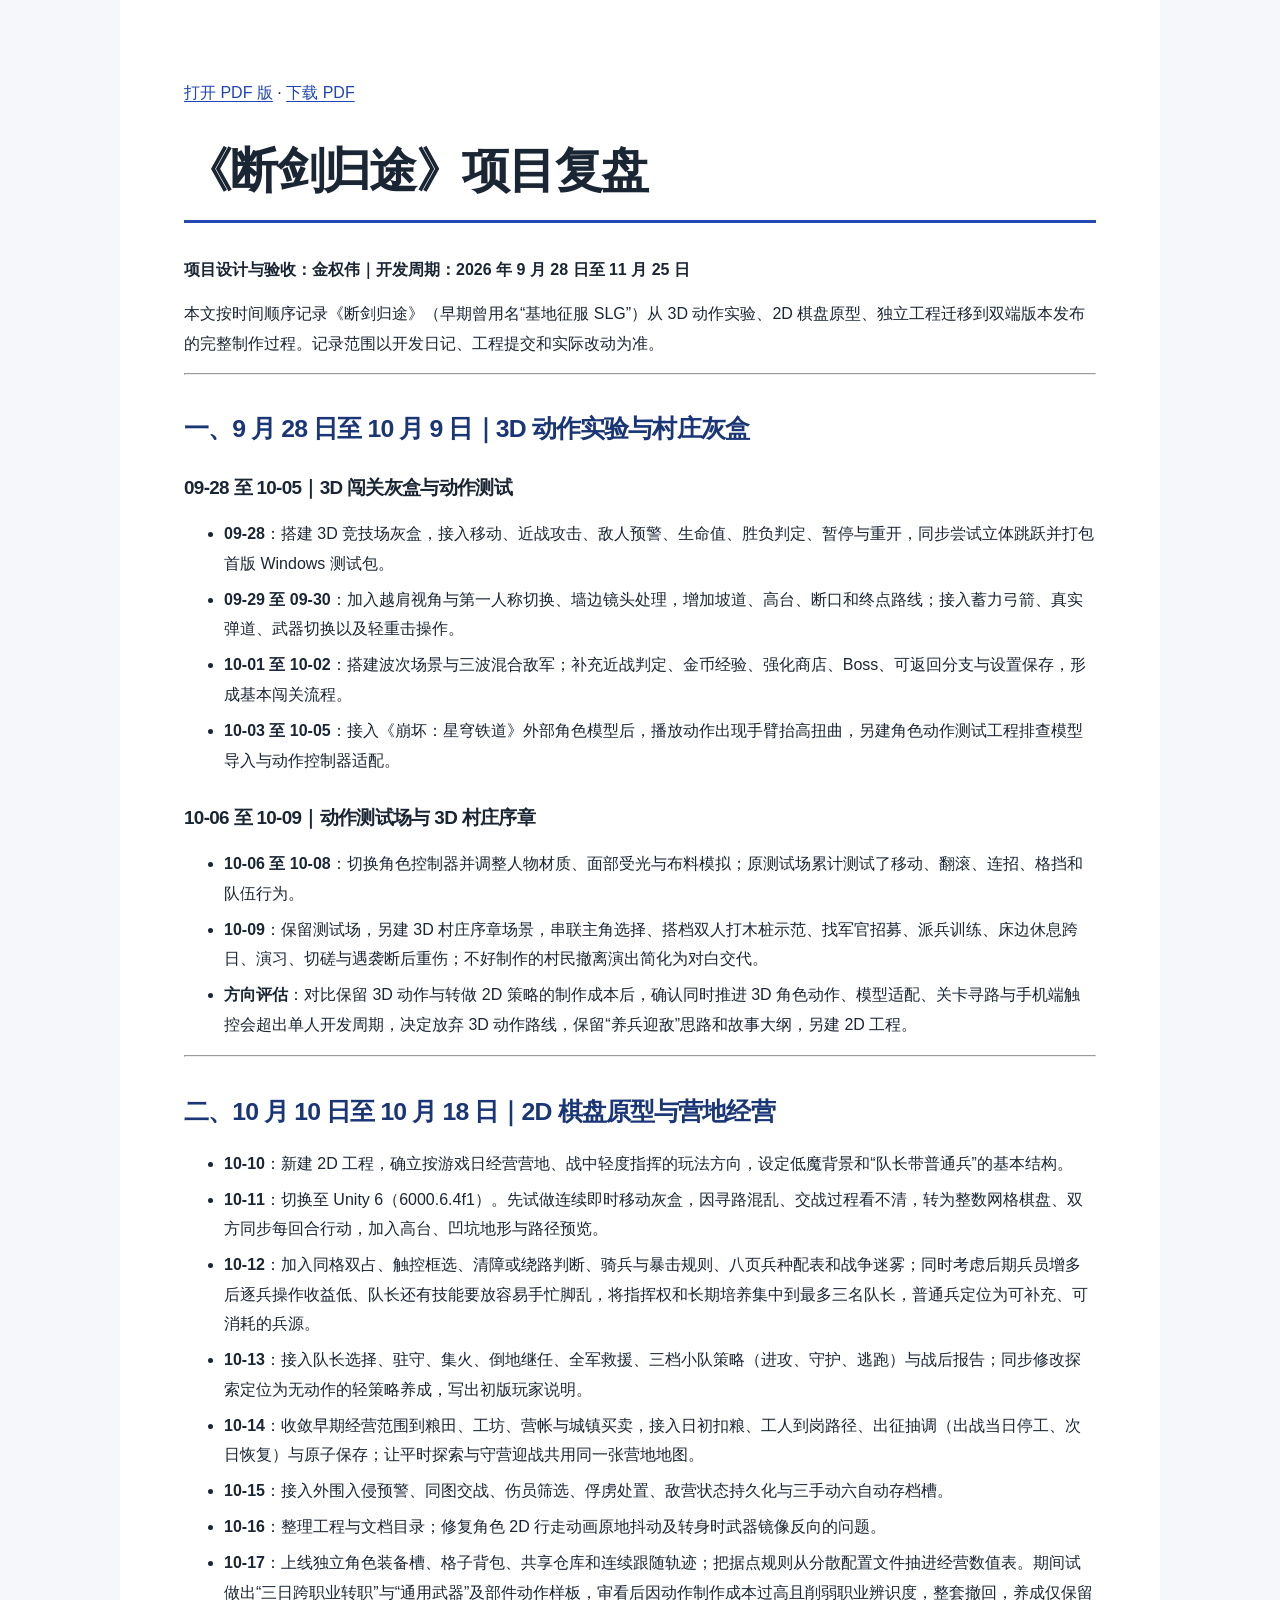
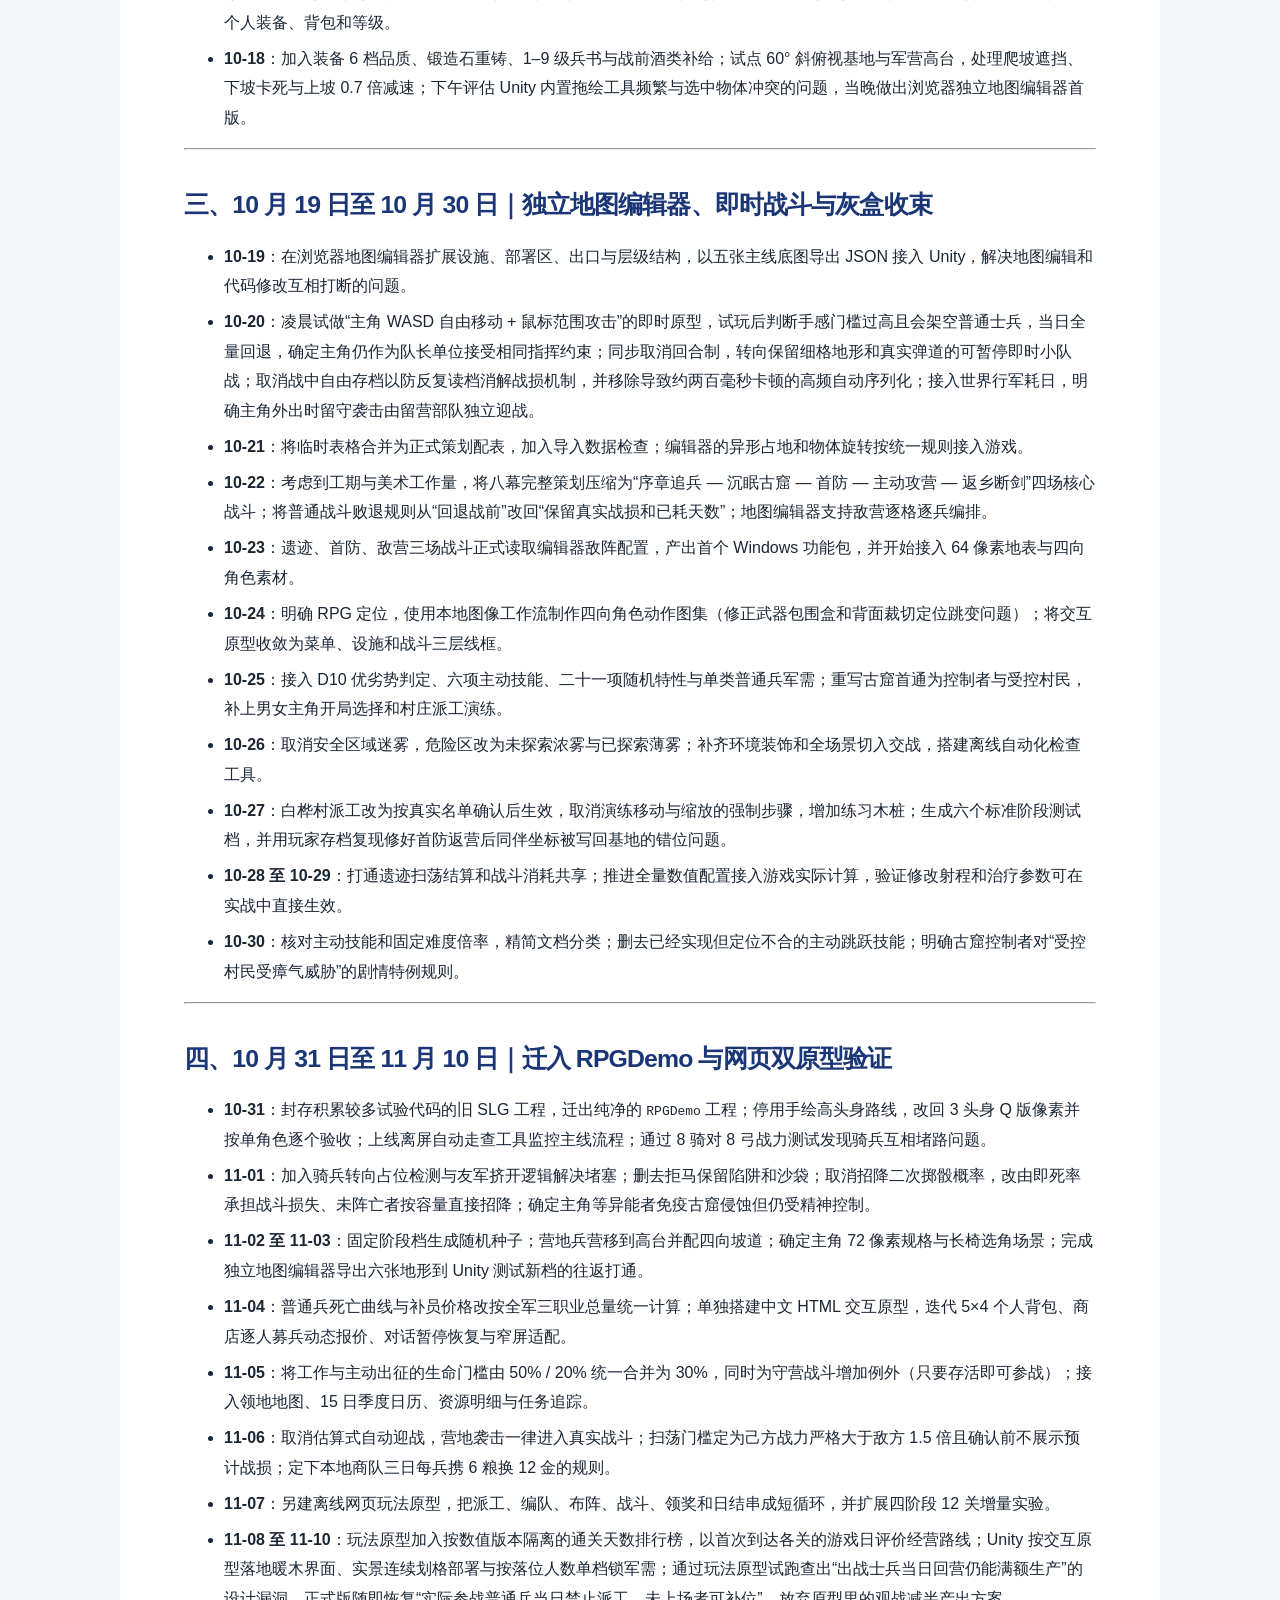
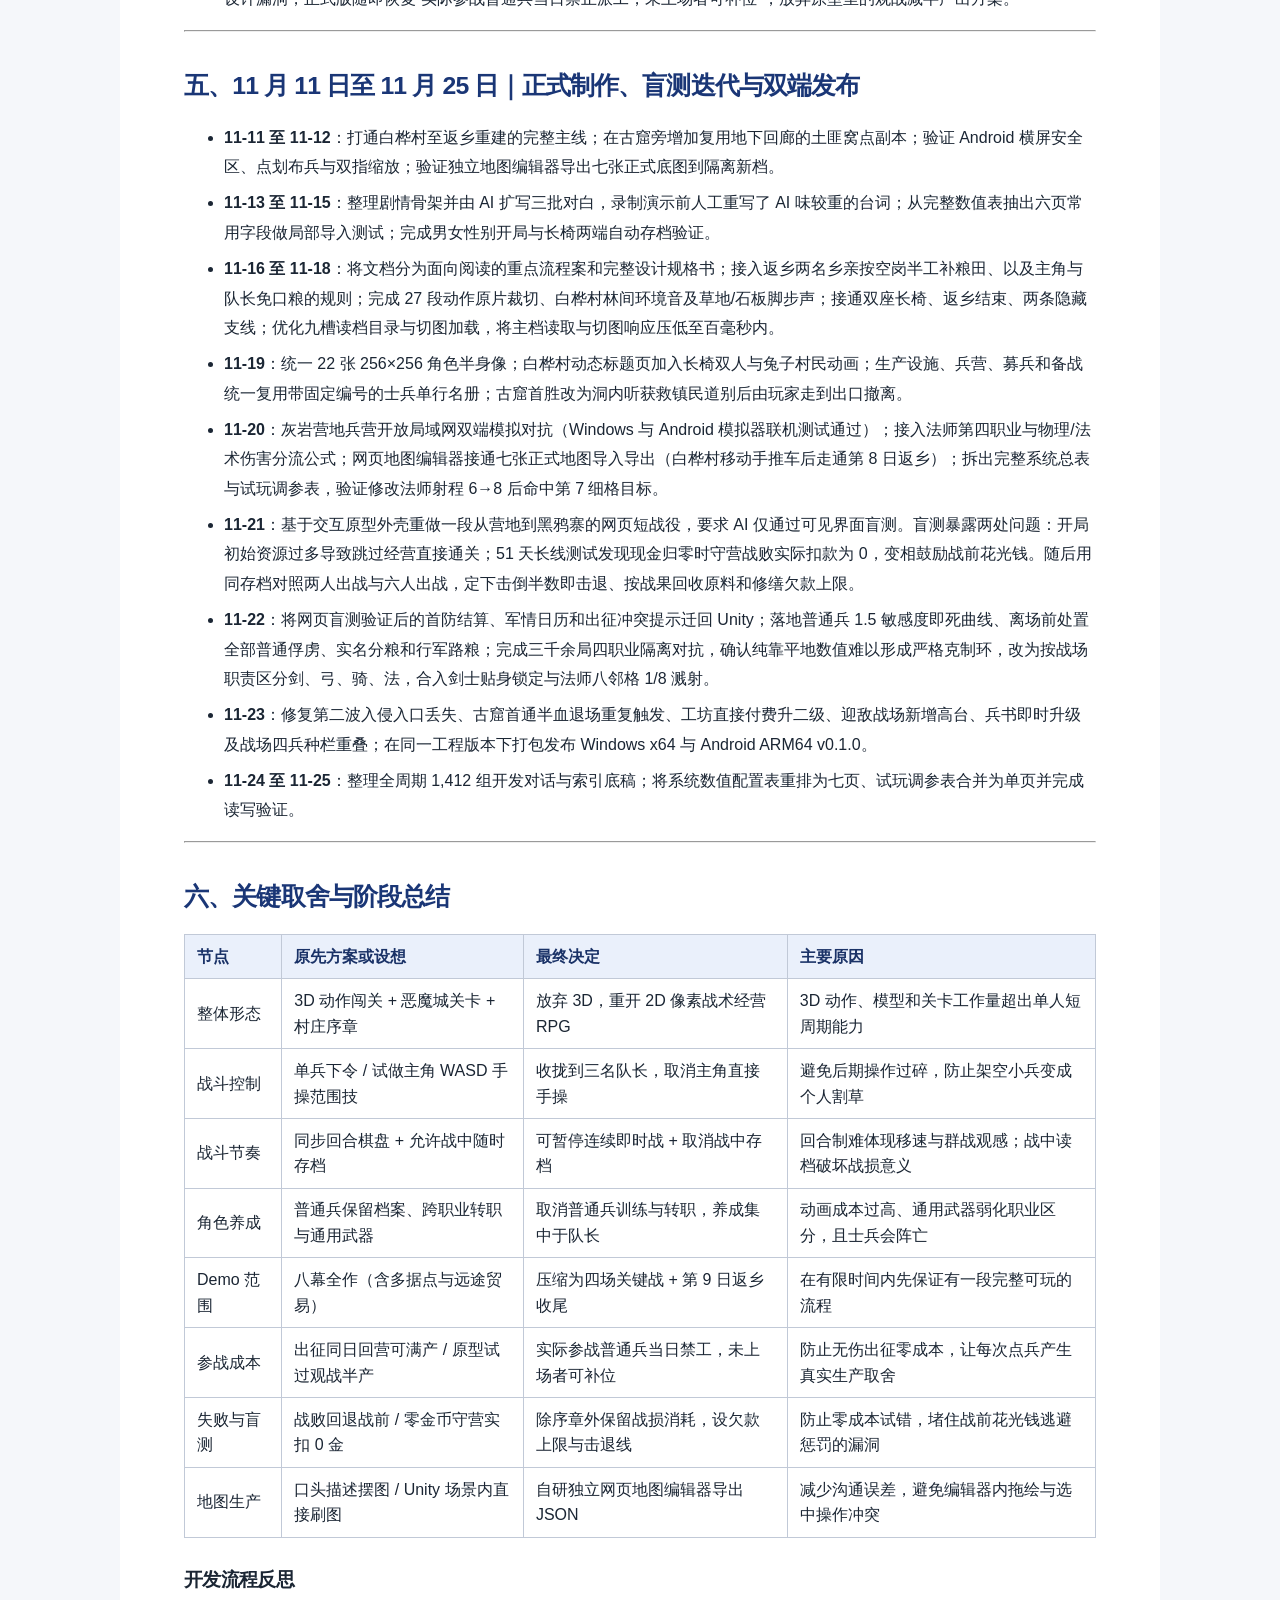
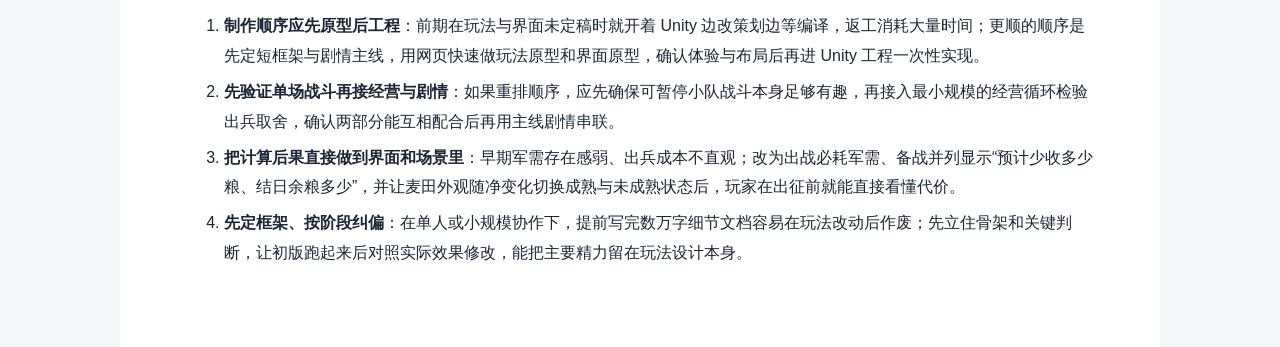
<file: read/retrospective/index.html>
<!doctype html><html lang="zh-CN"><head><meta charset="utf-8"><meta name="viewport" content="width=device-width,initial-scale=1"><title>《断剑归途》项目复盘</title><link rel="stylesheet" href="../reader.css"></head><body><main>
<p><a href="../../assets/files/retrospective.pdf" target="_blank" rel="noopener">打开 PDF 版</a> · <a href="../../assets/files/retrospective.pdf" download="断剑归途-项目复盘.pdf">下载 PDF</a></p><h1 id="section">《断剑归途》项目复盘</h1>
<p><strong>项目设计与验收：金权伟｜开发周期：2026 年 9 月 28 日至 11 月 25 日</strong></p>
<p>本文按时间顺序记录《断剑归途》（早期曾用名“基地征服 SLG”）从 3D 动作实验、2D 棋盘原型、独立工程迁移到双端版本发布的完整制作过程。记录范围以开发日记、工程提交和实际改动为准。</p>
<hr />
<h2 id="d">一、9 月 28 日至 10 月 9 日｜3D 动作实验与村庄灰盒</h2>
<h3 id="d-1">09-28 至 10-05｜3D 闯关灰盒与动作测试</h3>
<ul>
<li><strong>09-28</strong>：搭建 3D 竞技场灰盒，接入移动、近战攻击、敌人预警、生命值、胜负判定、暂停与重开，同步尝试立体跳跃并打包首版 Windows 测试包。</li>
<li><strong>09-29 至 09-30</strong>：加入越肩视角与第一人称切换、墙边镜头处理，增加坡道、高台、断口和终点路线；接入蓄力弓箭、真实弹道、武器切换以及轻重击操作。</li>
<li><strong>10-01 至 10-02</strong>：搭建波次场景与三波混合敌军；补充近战判定、金币经验、强化商店、Boss、可返回分支与设置保存，形成基本闯关流程。</li>
<li><strong>10-03 至 10-05</strong>：接入《崩坏：星穹铁道》外部角色模型后，播放动作出现手臂抬高扭曲，另建角色动作测试工程排查模型导入与动作控制器适配。</li>
</ul>
<h3 id="d-2">10-06 至 10-09｜动作测试场与 3D 村庄序章</h3>
<ul>
<li><strong>10-06 至 10-08</strong>：切换角色控制器并调整人物材质、面部受光与布料模拟；原测试场累计测试了移动、翻滚、连招、格挡和队伍行为。</li>
<li><strong>10-09</strong>：保留测试场，另建 3D 村庄序章场景，串联主角选择、搭档双人打木桩示范、找军官招募、派兵训练、床边休息跨日、演习、切磋与遇袭断后重伤；不好制作的村民撤离演出简化为对白交代。</li>
<li><strong>方向评估</strong>：对比保留 3D 动作与转做 2D 策略的制作成本后，确认同时推进 3D 角色动作、模型适配、关卡寻路与手机端触控会超出单人开发周期，决定放弃 3D 动作路线，保留“养兵迎敌”思路和故事大纲，另建 2D 工程。</li>
</ul>
<hr />
<h2 id="d-3">二、10 月 10 日至 10 月 18 日｜2D 棋盘原型与营地经营</h2>
<ul>
<li><strong>10-10</strong>：新建 2D 工程，确立按游戏日经营营地、战中轻度指挥的玩法方向，设定低魔背景和“队长带普通兵”的基本结构。</li>
<li><strong>10-11</strong>：切换至 Unity 6（6000.6.4f1）。先试做连续即时移动灰盒，因寻路混乱、交战过程看不清，转为整数网格棋盘、双方同步每回合行动，加入高台、凹坑地形与路径预览。</li>
<li><strong>10-12</strong>：加入同格双占、触控框选、清障或绕路判断、骑兵与暴击规则、八页兵种配表和战争迷雾；同时考虑后期兵员增多后逐兵操作收益低、队长还有技能要放容易手忙脚乱，将指挥权和长期培养集中到最多三名队长，普通兵定位为可补充、可消耗的兵源。</li>
<li><strong>10-13</strong>：接入队长选择、驻守、集火、倒地继任、全军救援、三档小队策略（进攻、守护、逃跑）与战后报告；同步修改探索定位为无动作的轻策略养成，写出初版玩家说明。</li>
<li><strong>10-14</strong>：收敛早期经营范围到粮田、工坊、营帐与城镇买卖，接入日初扣粮、工人到岗路径、出征抽调（出战当日停工、次日恢复）与原子保存；让平时探索与守营迎战共用同一张营地地图。</li>
<li><strong>10-15</strong>：接入外围入侵预警、同图交战、伤员筛选、俘虏处置、敌营状态持久化与三手动六自动存档槽。</li>
<li><strong>10-16</strong>：整理工程与文档目录；修复角色 2D 行走动画原地抖动及转身时武器镜像反向的问题。</li>
<li><strong>10-17</strong>：上线独立角色装备槽、格子背包、共享仓库和连续跟随轨迹；把据点规则从分散配置文件抽进经营数值表。期间试做出“三日跨职业转职”与“通用武器”及部件动作样板，审看后因动作制作成本过高且削弱职业辨识度，整套撤回，养成仅保留个人装备、背包和等级。</li>
<li><strong>10-18</strong>：加入装备 6 档品质、锻造石重铸、1–9 级兵书与战前酒类补给；试点 60° 斜俯视基地与军营高台，处理爬坡遮挡、下坡卡死与上坡 0.7 倍减速；下午评估 Unity 内置拖绘工具频繁与选中物体冲突的问题，当晚做出浏览器独立地图编辑器首版。</li>
</ul>
<hr />
<h2 id="section-1">三、10 月 19 日至 10 月 30 日｜独立地图编辑器、即时战斗与灰盒收束</h2>
<ul>
<li><strong>10-19</strong>：在浏览器地图编辑器扩展设施、部署区、出口与层级结构，以五张主线底图导出 JSON 接入 Unity，解决地图编辑和代码修改互相打断的问题。</li>
<li><strong>10-20</strong>：凌晨试做“主角 WASD 自由移动 + 鼠标范围攻击”的即时原型，试玩后判断手感门槛过高且会架空普通士兵，当日全量回退，确定主角仍作为队长单位接受相同指挥约束；同步取消回合制，转向保留细格地形和真实弹道的可暂停即时小队战；取消战中自由存档以防反复读档消解战损机制，并移除导致约两百毫秒卡顿的高频自动序列化；接入世界行军耗日，明确主角外出时留守袭击由留营部队独立迎战。</li>
<li><strong>10-21</strong>：将临时表格合并为正式策划配表，加入导入数据检查；编辑器的异形占地和物体旋转按统一规则接入游戏。</li>
<li><strong>10-22</strong>：考虑到工期与美术工作量，将八幕完整策划压缩为“序章追兵 — 沉眠古窟 — 首防 — 主动攻营 — 返乡断剑”四场核心战斗；将普通战斗败退规则从“回退战前”改回“保留真实战损和已耗天数”；地图编辑器支持敌营逐格逐兵编排。</li>
<li><strong>10-23</strong>：遗迹、首防、敌营三场战斗正式读取编辑器敌阵配置，产出首个 Windows 功能包，并开始接入 64 像素地表与四向角色素材。</li>
<li><strong>10-24</strong>：明确 RPG 定位，使用本地图像工作流制作四向角色动作图集（修正武器包围盒和背面裁切定位跳变问题）；将交互原型收敛为菜单、设施和战斗三层线框。</li>
<li><strong>10-25</strong>：接入 D10 优劣势判定、六项主动技能、二十一项随机特性与单类普通兵军需；重写古窟首通为控制者与受控村民，补上男女主角开局选择和村庄派工演练。</li>
<li><strong>10-26</strong>：取消安全区域迷雾，危险区改为未探索浓雾与已探索薄雾；补齐环境装饰和全场景切入交战，搭建离线自动化检查工具。</li>
<li><strong>10-27</strong>：白桦村派工改为按真实名单确认后生效，取消演练移动与缩放的强制步骤，增加练习木桩；生成六个标准阶段测试档，并用玩家存档复现修好首防返营后同伴坐标被写回基地的错位问题。</li>
<li><strong>10-28 至 10-29</strong>：打通遗迹扫荡结算和战斗消耗共享；推进全量数值配置接入游戏实际计算，验证修改射程和治疗参数可在实战中直接生效。</li>
<li><strong>10-30</strong>：核对主动技能和固定难度倍率，精简文档分类；删去已经实现但定位不合的主动跳跃技能；明确古窟控制者对“受控村民受瘴气威胁”的剧情特例规则。</li>
</ul>
<hr />
<h2 id="rpgdemo">四、10 月 31 日至 11 月 10 日｜迁入 RPGDemo 与网页双原型验证</h2>
<ul>
<li><strong>10-31</strong>：封存积累较多试验代码的旧 SLG 工程，迁出纯净的 <code>RPGDemo</code> 工程；停用手绘高头身路线，改回 3 头身 Q 版像素并按单角色逐个验收；上线离屏自动走查工具监控主线流程；通过 8 骑对 8 弓战力测试发现骑兵互相堵路问题。</li>
<li><strong>11-01</strong>：加入骑兵转向占位检测与友军挤开逻辑解决堵塞；删去拒马保留陷阱和沙袋；取消招降二次掷骰概率，改由即死率承担战斗损失、未阵亡者按容量直接招降；确定主角等异能者免疫古窟侵蚀但仍受精神控制。</li>
<li><strong>11-02 至 11-03</strong>：固定阶段档生成随机种子；营地兵营移到高台并配四向坡道；确定主角 72 像素规格与长椅选角场景；完成独立地图编辑器导出六张地形到 Unity 测试新档的往返打通。</li>
<li><strong>11-04</strong>：普通兵死亡曲线与补员价格改按全军三职业总量统一计算；单独搭建中文 HTML 交互原型，迭代 5×4 个人背包、商店逐人募兵动态报价、对话暂停恢复与窄屏适配。</li>
<li><strong>11-05</strong>：将工作与主动出征的生命门槛由 50% / 20% 统一合并为 30%，同时为守营战斗增加例外（只要存活即可参战）；接入领地地图、15 日季度日历、资源明细与任务追踪。</li>
<li><strong>11-06</strong>：取消估算式自动迎战，营地袭击一律进入真实战斗；扫荡门槛定为己方战力严格大于敌方 1.5 倍且确认前不展示预计战损；定下本地商队三日每兵携 6 粮换 12 金的规则。</li>
<li><strong>11-07</strong>：另建离线网页玩法原型，把派工、编队、布阵、战斗、领奖和日结串成短循环，并扩展四阶段 12 关增量实验。</li>
<li><strong>11-08 至 11-10</strong>：玩法原型加入按数值版本隔离的通关天数排行榜，以首次到达各关的游戏日评价经营路线；Unity 按交互原型落地暖木界面、实景连续划格部署与按落位人数单档锁军需；通过玩法原型试跑查出“出战士兵当日回营仍能满额生产”的设计漏洞，正式版随即恢复“实际参战普通兵当日禁止派工，未上场者可补位”，放弃原型里的观战减半产出方案。</li>
</ul>
<hr />
<h2 id="section-2">五、11 月 11 日至 11 月 25 日｜正式制作、盲测迭代与双端发布</h2>
<ul>
<li><strong>11-11 至 11-12</strong>：打通白桦村至返乡重建的完整主线；在古窟旁增加复用地下回廊的土匪窝点副本；验证 Android 横屏安全区、点划布兵与双指缩放；验证独立地图编辑器导出七张正式底图到隔离新档。</li>
<li><strong>11-13 至 11-15</strong>：整理剧情骨架并由 AI 扩写三批对白，录制演示前人工重写了 AI 味较重的台词；从完整数值表抽出六页常用字段做局部导入测试；完成男女性别开局与长椅两端自动存档验证。</li>
<li><strong>11-16 至 11-18</strong>：将文档分为面向阅读的重点流程案和完整设计规格书；接入返乡两名乡亲按空岗半工补粮田、以及主角与队长免口粮的规则；完成 27 段动作原片裁切、白桦村林间环境音及草地/石板脚步声；接通双座长椅、返乡结束、两条隐藏支线；优化九槽读档目录与切图加载，将主档读取与切图响应压低至百毫秒内。</li>
<li><strong>11-19</strong>：统一 22 张 256×256 角色半身像；白桦村动态标题页加入长椅双人与兔子村民动画；生产设施、兵营、募兵和备战统一复用带固定编号的士兵单行名册；古窟首胜改为洞内听获救镇民道别后由玩家走到出口撤离。</li>
<li><strong>11-20</strong>：灰岩营地兵营开放局域网双端模拟对抗（Windows 与 Android 模拟器联机测试通过）；接入法师第四职业与物理/法术伤害分流公式；网页地图编辑器接通七张正式地图导入导出（白桦村移动手推车后走通第 8 日返乡）；拆出完整系统总表与试玩调参表，验证修改法师射程 6→8 后命中第 7 细格目标。</li>
<li><strong>11-21</strong>：基于交互原型外壳重做一段从营地到黑鸦寨的网页短战役，要求 AI 仅通过可见界面盲测。盲测暴露两处问题：开局初始资源过多导致跳过经营直接通关；51 天长线测试发现现金归零时守营战败实际扣款为 0，变相鼓励战前花光钱。随后用同存档对照两人出战与六人出战，定下击倒半数即击退、按战果回收原料和修缮欠款上限。</li>
<li><strong>11-22</strong>：将网页盲测验证后的首防结算、军情日历和出征冲突提示迁回 Unity；落地普通兵 1.5 敏感度即死曲线、离场前处置全部普通俘虏、实名分粮和行军路粮；完成三千余局四职业隔离对抗，确认纯靠平地数值难以形成严格克制环，改为按战场职责区分剑、弓、骑、法，合入剑士贴身锁定与法师八邻格 1/8 溅射。</li>
<li><strong>11-23</strong>：修复第二波入侵入口丢失、古窟首通半血退场重复触发、工坊直接付费升二级、迎敌战场新增高台、兵书即时升级及战场四兵种栏重叠；在同一工程版本下打包发布 Windows x64 与 Android ARM64 v0.1.0。</li>
<li><strong>11-24 至 11-25</strong>：整理全周期 1,412 组开发对话与索引底稿；将系统数值配置表重排为七页、试玩调参表合并为单页并完成读写验证。</li>
</ul>
<hr />
<h2 id="section-3">六、关键取舍与阶段总结</h2>
<table>
<thead>
<tr>
<th>节点</th>
<th>原先方案或设想</th>
<th>最终决定</th>
<th>主要原因</th>
</tr>
</thead>
<tbody>
<tr>
<td>整体形态</td>
<td>3D 动作闯关 + 恶魔城关卡 + 村庄序章</td>
<td>放弃 3D，重开 2D 像素战术经营 RPG</td>
<td>3D 动作、模型和关卡工作量超出单人短周期能力</td>
</tr>
<tr>
<td>战斗控制</td>
<td>单兵下令 / 试做主角 WASD 手操范围技</td>
<td>收拢到三名队长，取消主角直接手操</td>
<td>避免后期操作过碎，防止架空小兵变成个人割草</td>
</tr>
<tr>
<td>战斗节奏</td>
<td>同步回合棋盘 + 允许战中随时存档</td>
<td>可暂停连续即时战 + 取消战中存档</td>
<td>回合制难体现移速与群战观感；战中读档破坏战损意义</td>
</tr>
<tr>
<td>角色养成</td>
<td>普通兵保留档案、跨职业转职与通用武器</td>
<td>取消普通兵训练与转职，养成集中于队长</td>
<td>动画成本过高、通用武器弱化职业区分，且士兵会阵亡</td>
</tr>
<tr>
<td>Demo 范围</td>
<td>八幕全作（含多据点与远途贸易）</td>
<td>压缩为四场关键战 + 第 9 日返乡收尾</td>
<td>在有限时间内先保证有一段完整可玩的流程</td>
</tr>
<tr>
<td>参战成本</td>
<td>出征同日回营可满产 / 原型试过观战半产</td>
<td>实际参战普通兵当日禁工，未上场者可补位</td>
<td>防止无伤出征零成本，让每次点兵产生真实生产取舍</td>
</tr>
<tr>
<td>失败与盲测</td>
<td>战败回退战前 / 零金币守营实扣 0 金</td>
<td>除序章外保留战损消耗，设欠款上限与击退线</td>
<td>防止零成本试错，堵住战前花光钱逃避惩罚的漏洞</td>
</tr>
<tr>
<td>地图生产</td>
<td>口头描述摆图 / Unity 场景内直接刷图</td>
<td>自研独立网页地图编辑器导出 JSON</td>
<td>减少沟通误差，避免编辑器内拖绘与选中操作冲突</td>
</tr>
</tbody>
</table>
<h3 id="section-4">开发流程反思</h3>
<ol>
<li><strong>制作顺序应先原型后工程</strong>：前期在玩法与界面未定稿时就开着 Unity 边改策划边等编译，返工消耗大量时间；更顺的顺序是先定短框架与剧情主线，用网页快速做玩法原型和界面原型，确认体验与布局后再进 Unity 工程一次性实现。</li>
<li><strong>先验证单场战斗再接经营与剧情</strong>：如果重排顺序，应先确保可暂停小队战斗本身足够有趣，再接入最小规模的经营循环检验出兵取舍，确认两部分能互相配合后再用主线剧情串联。</li>
<li><strong>把计算后果直接做到界面和场景里</strong>：早期军需存在感弱、出兵成本不直观；改为出战必耗军需、备战并列显示“预计少收多少粮、结日余粮多少”，并让麦田外观随净变化切换成熟与未成熟状态后，玩家在出征前就能直接看懂代价。</li>
<li><strong>先定框架、按阶段纠偏</strong>：在单人或小规模协作下，提前写完数万字细节文档容易在玩法改动后作废；先立住骨架和关键判断，让初版跑起来后对照实际效果修改，能把主要精力留在玩法设计本身。</li>
</ol>

</main></body></html>
</file>
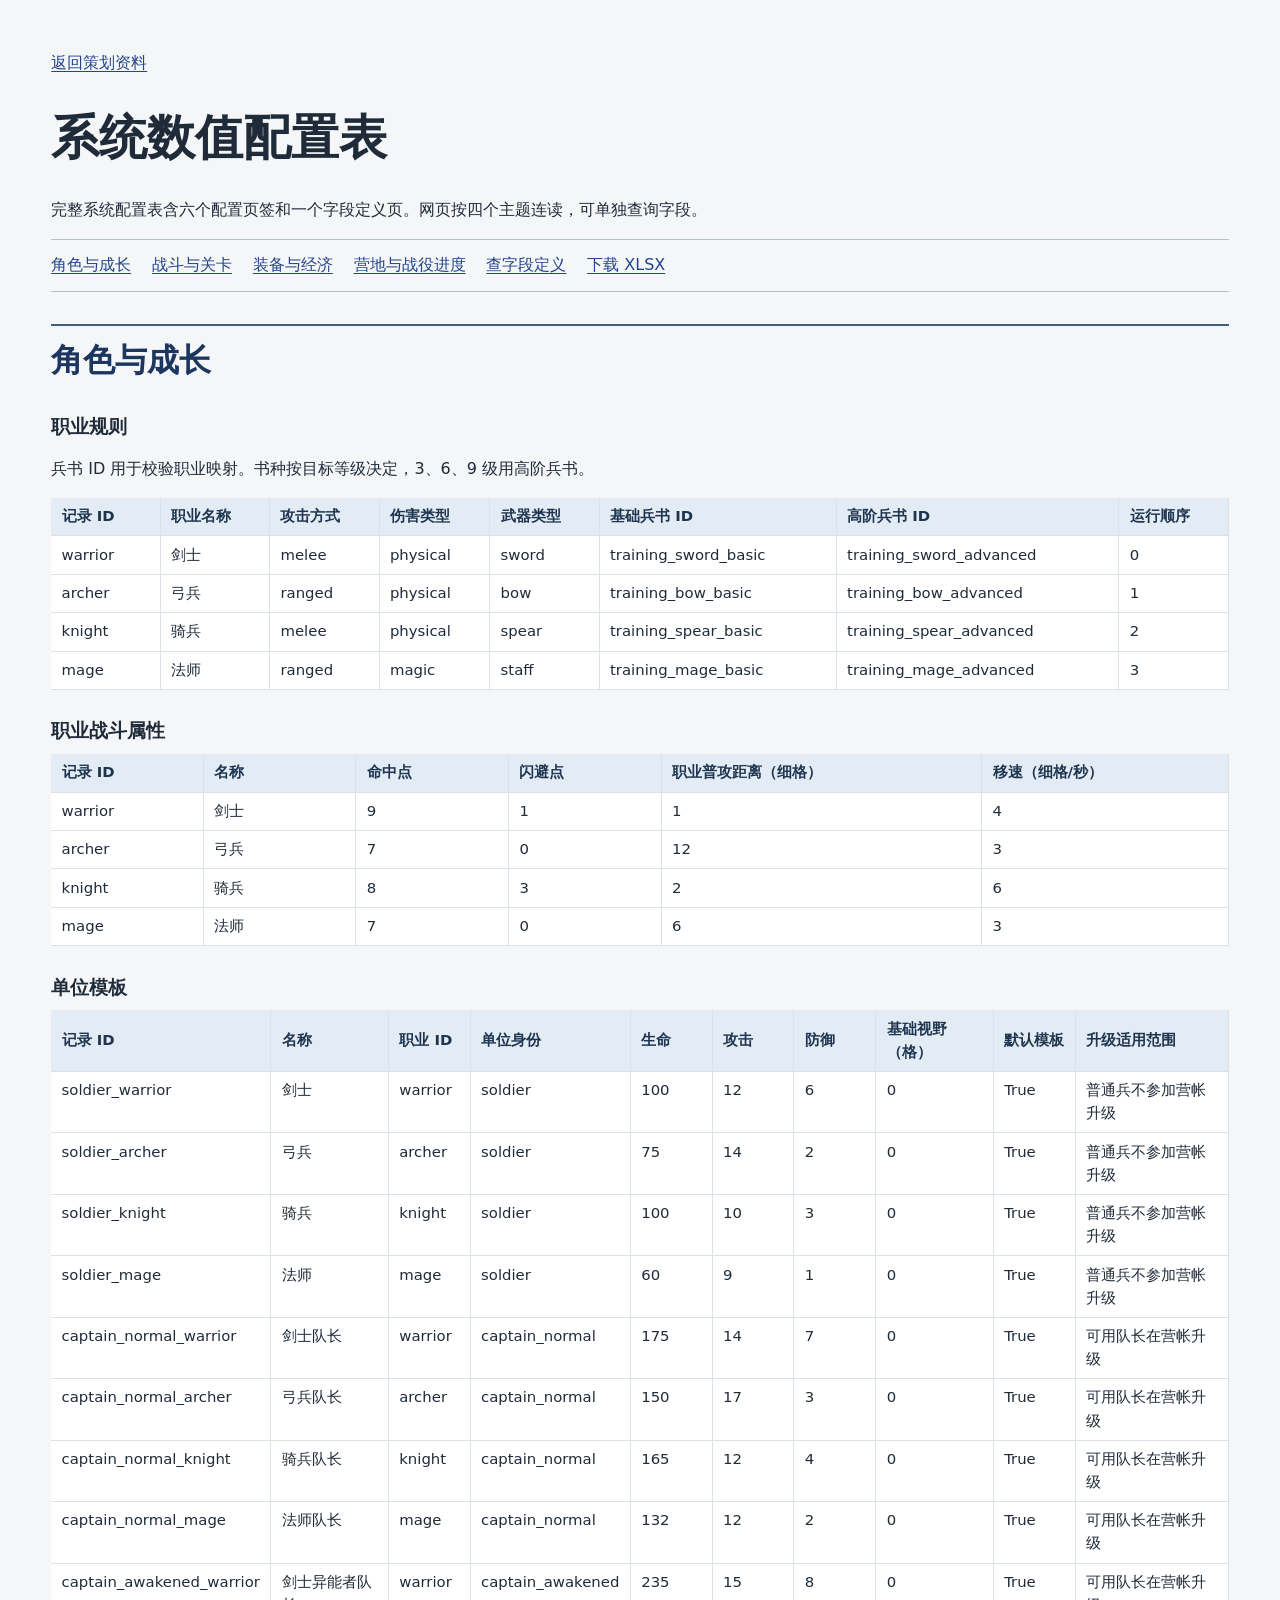
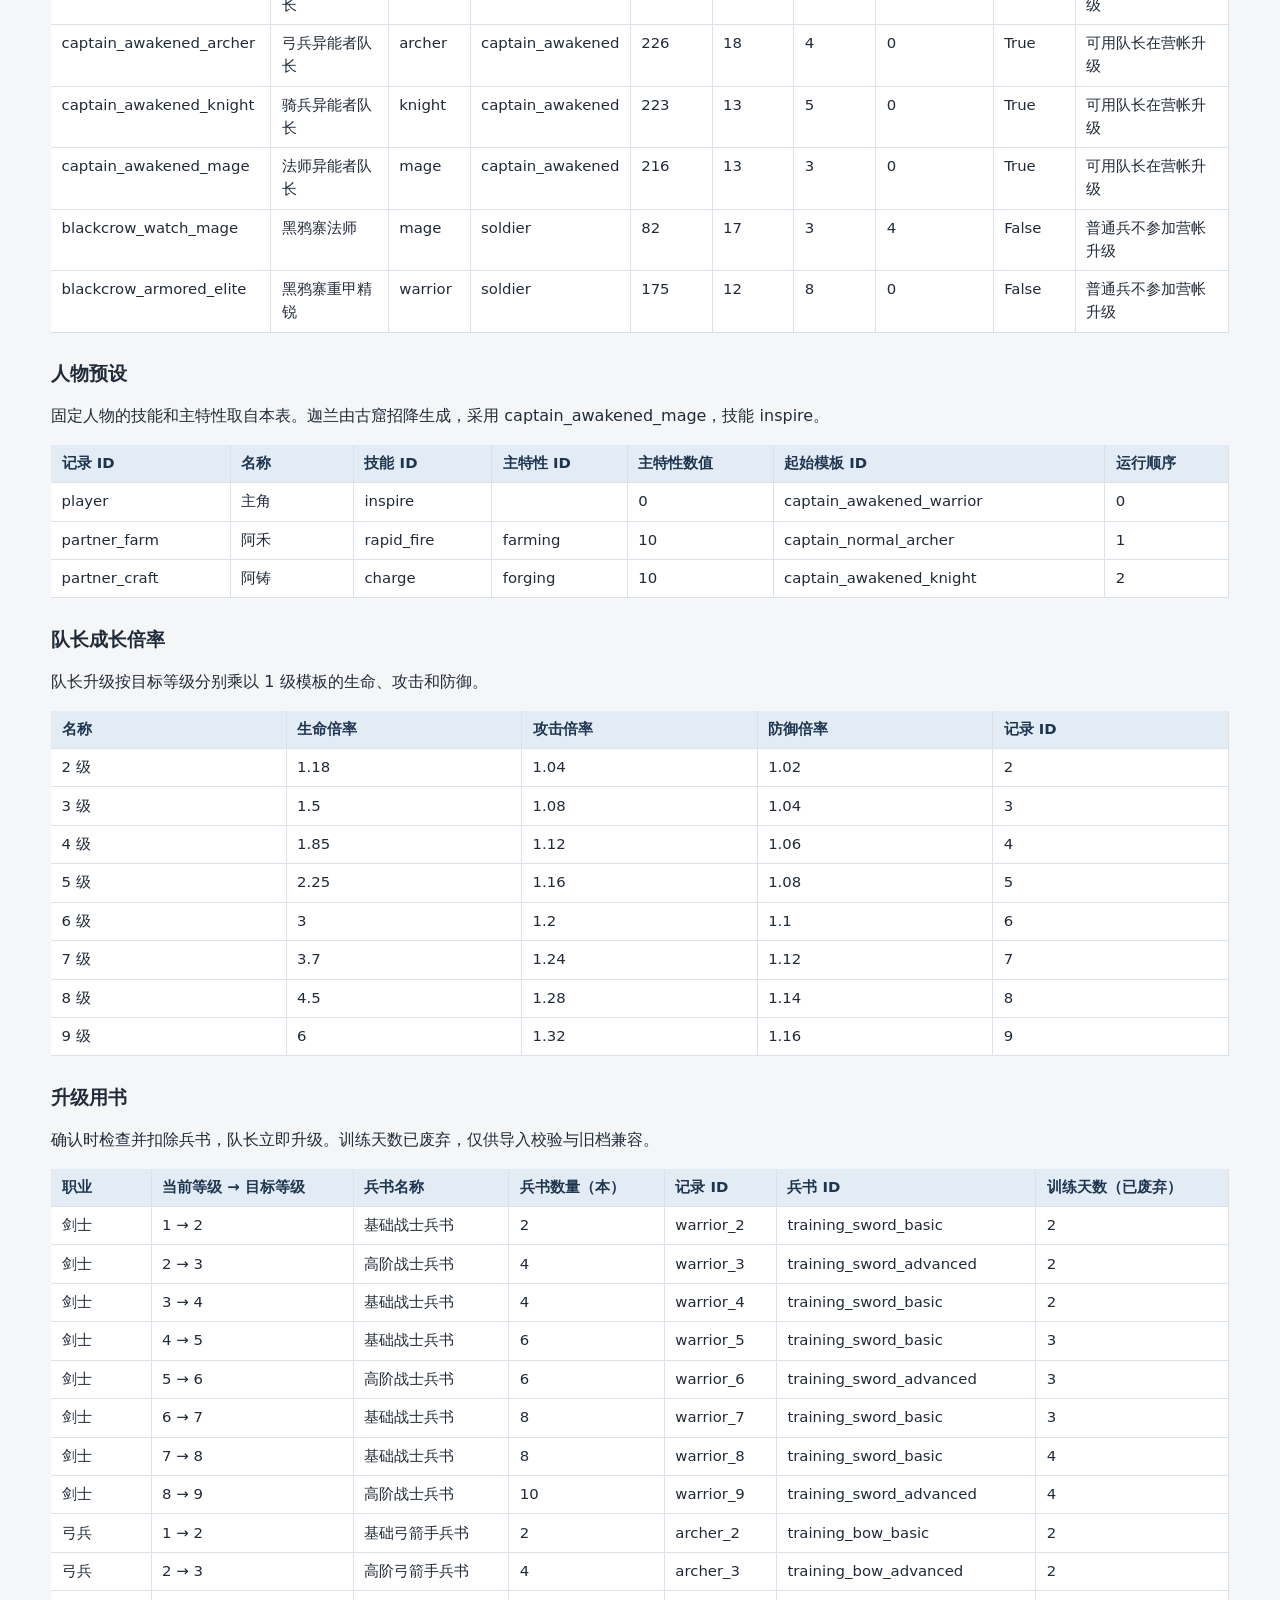
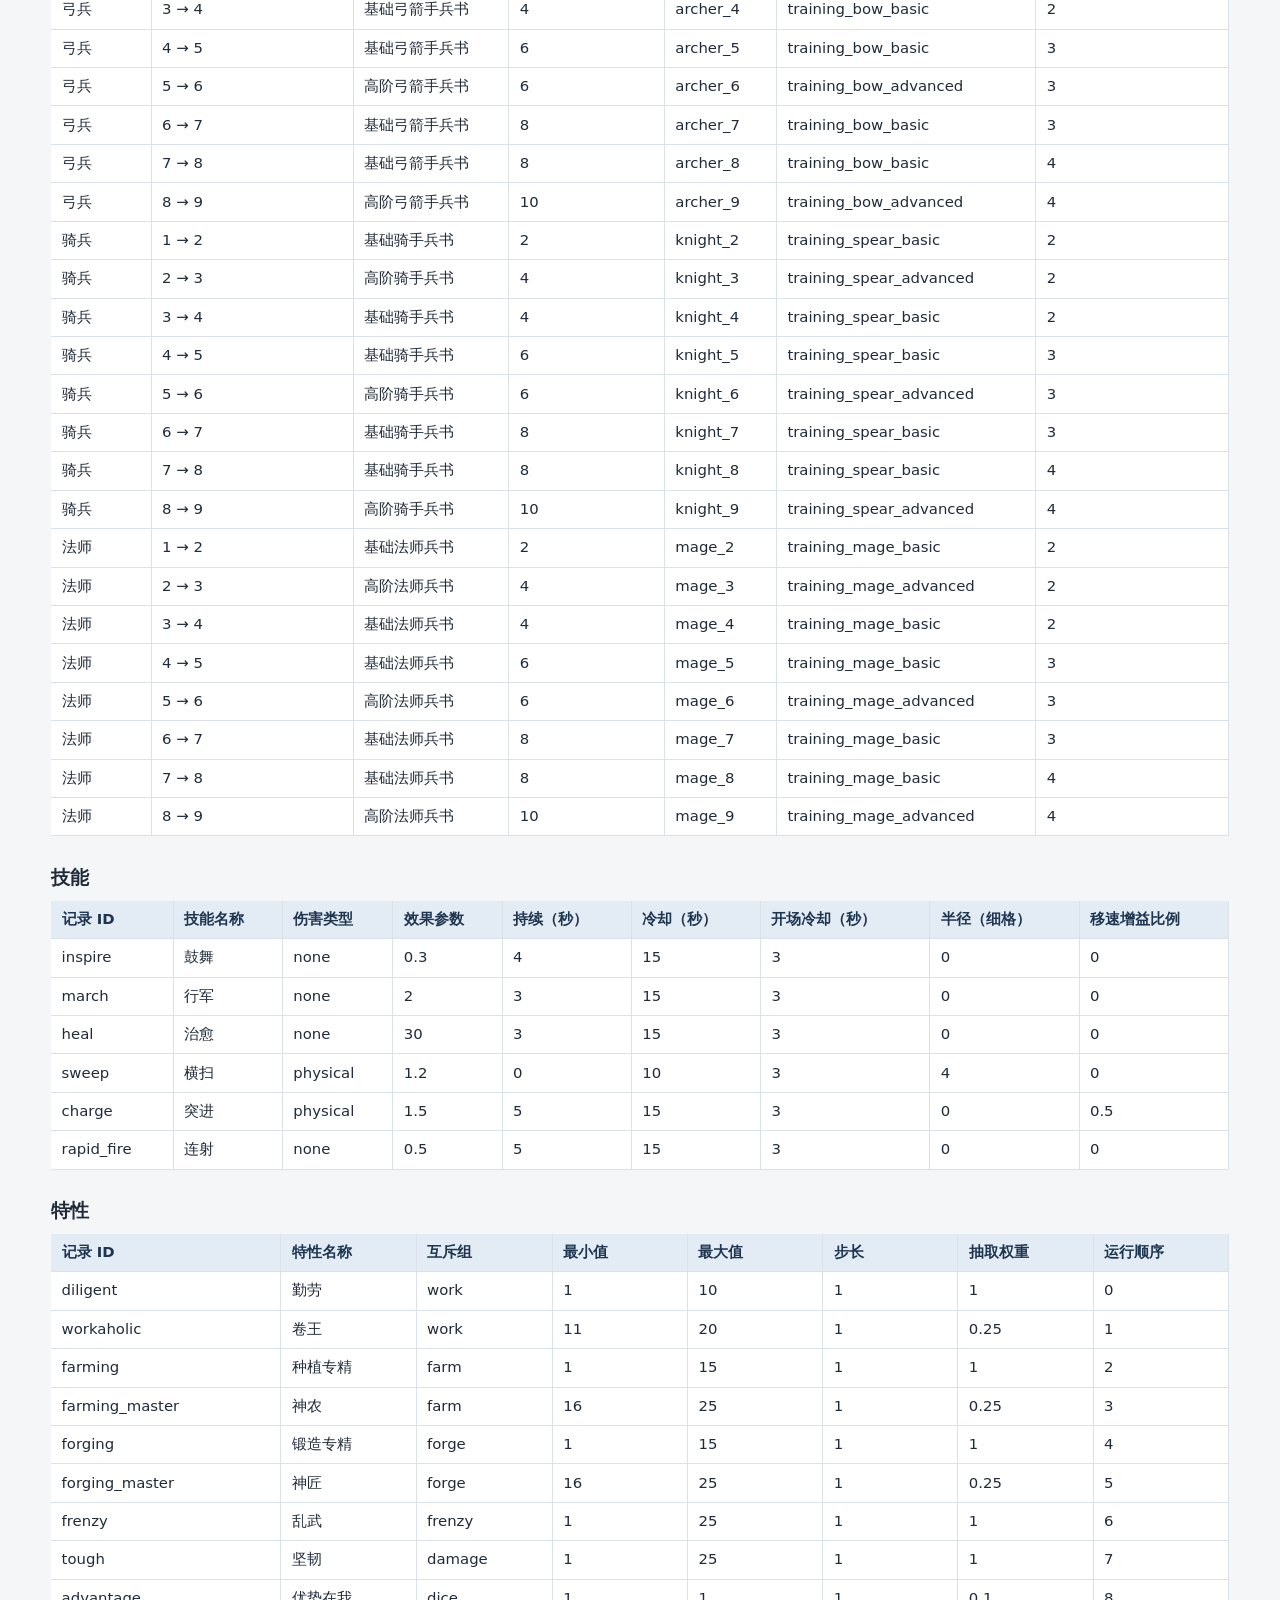
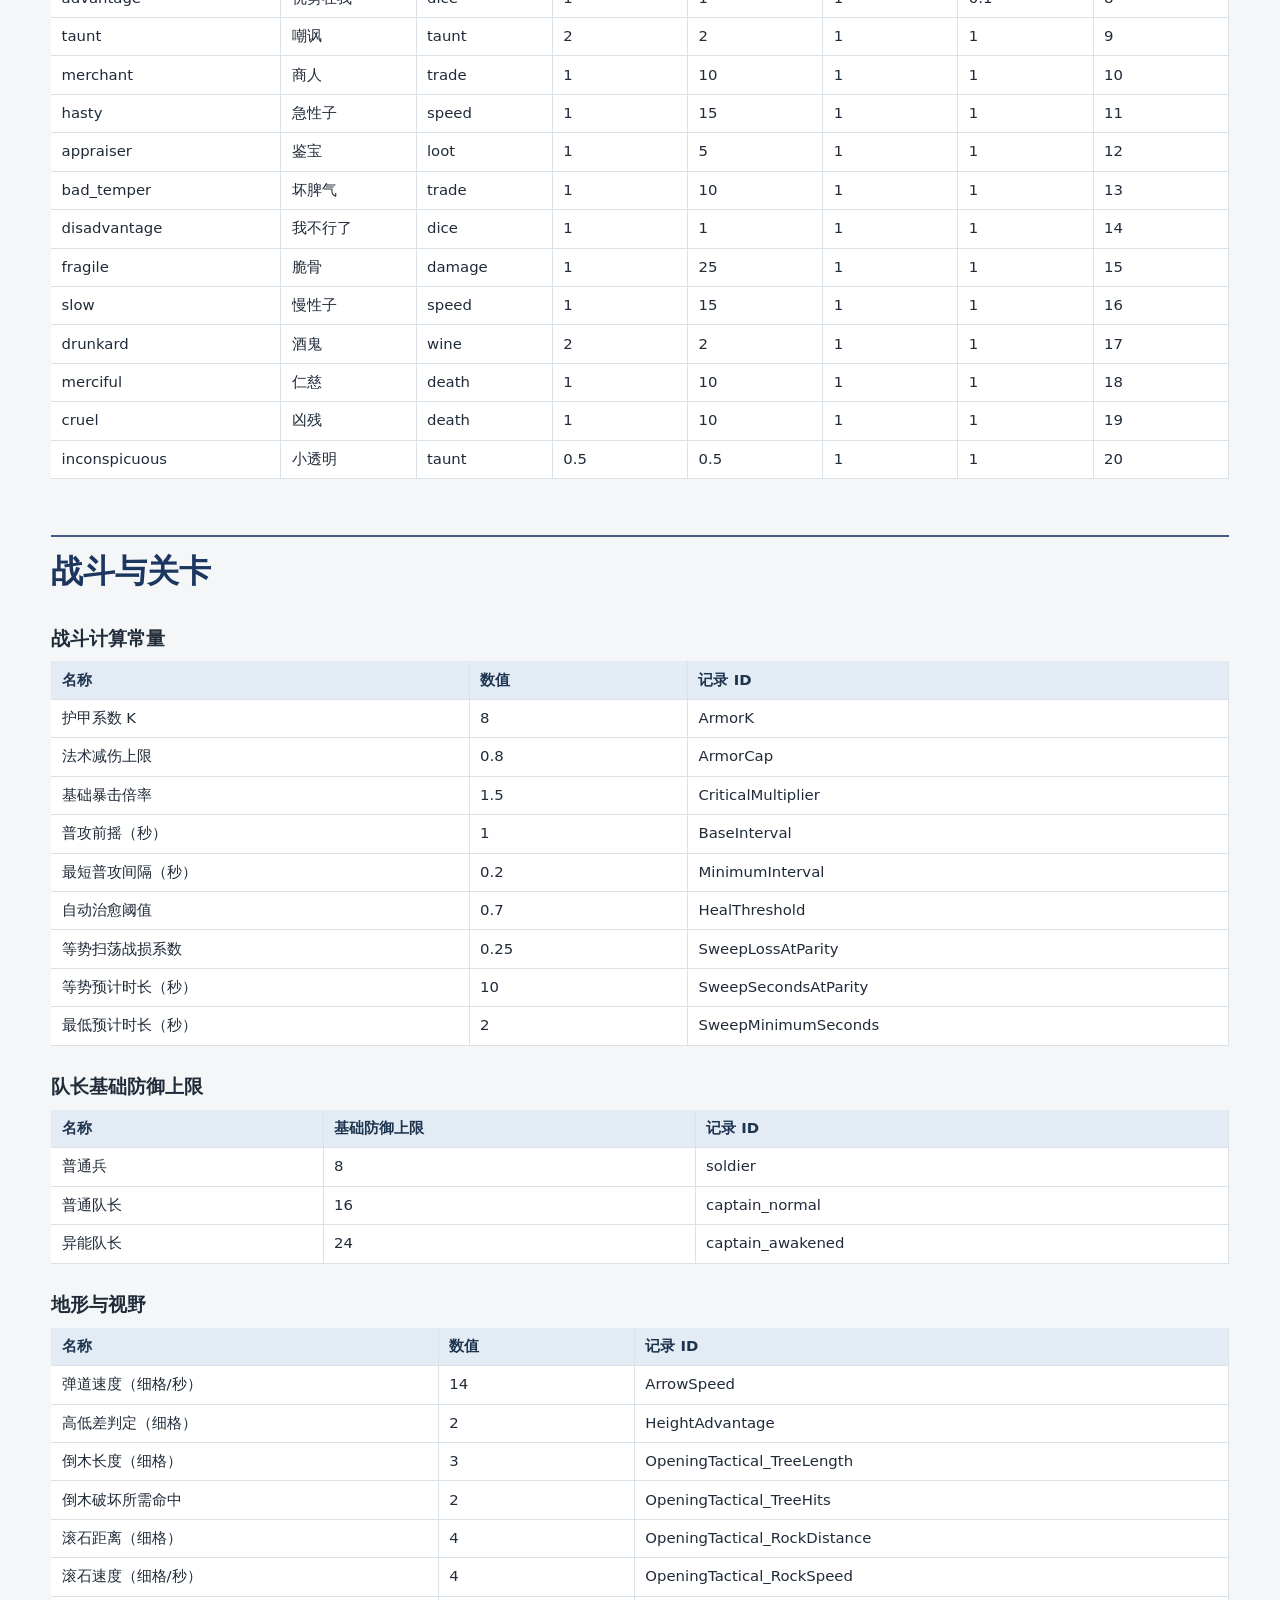
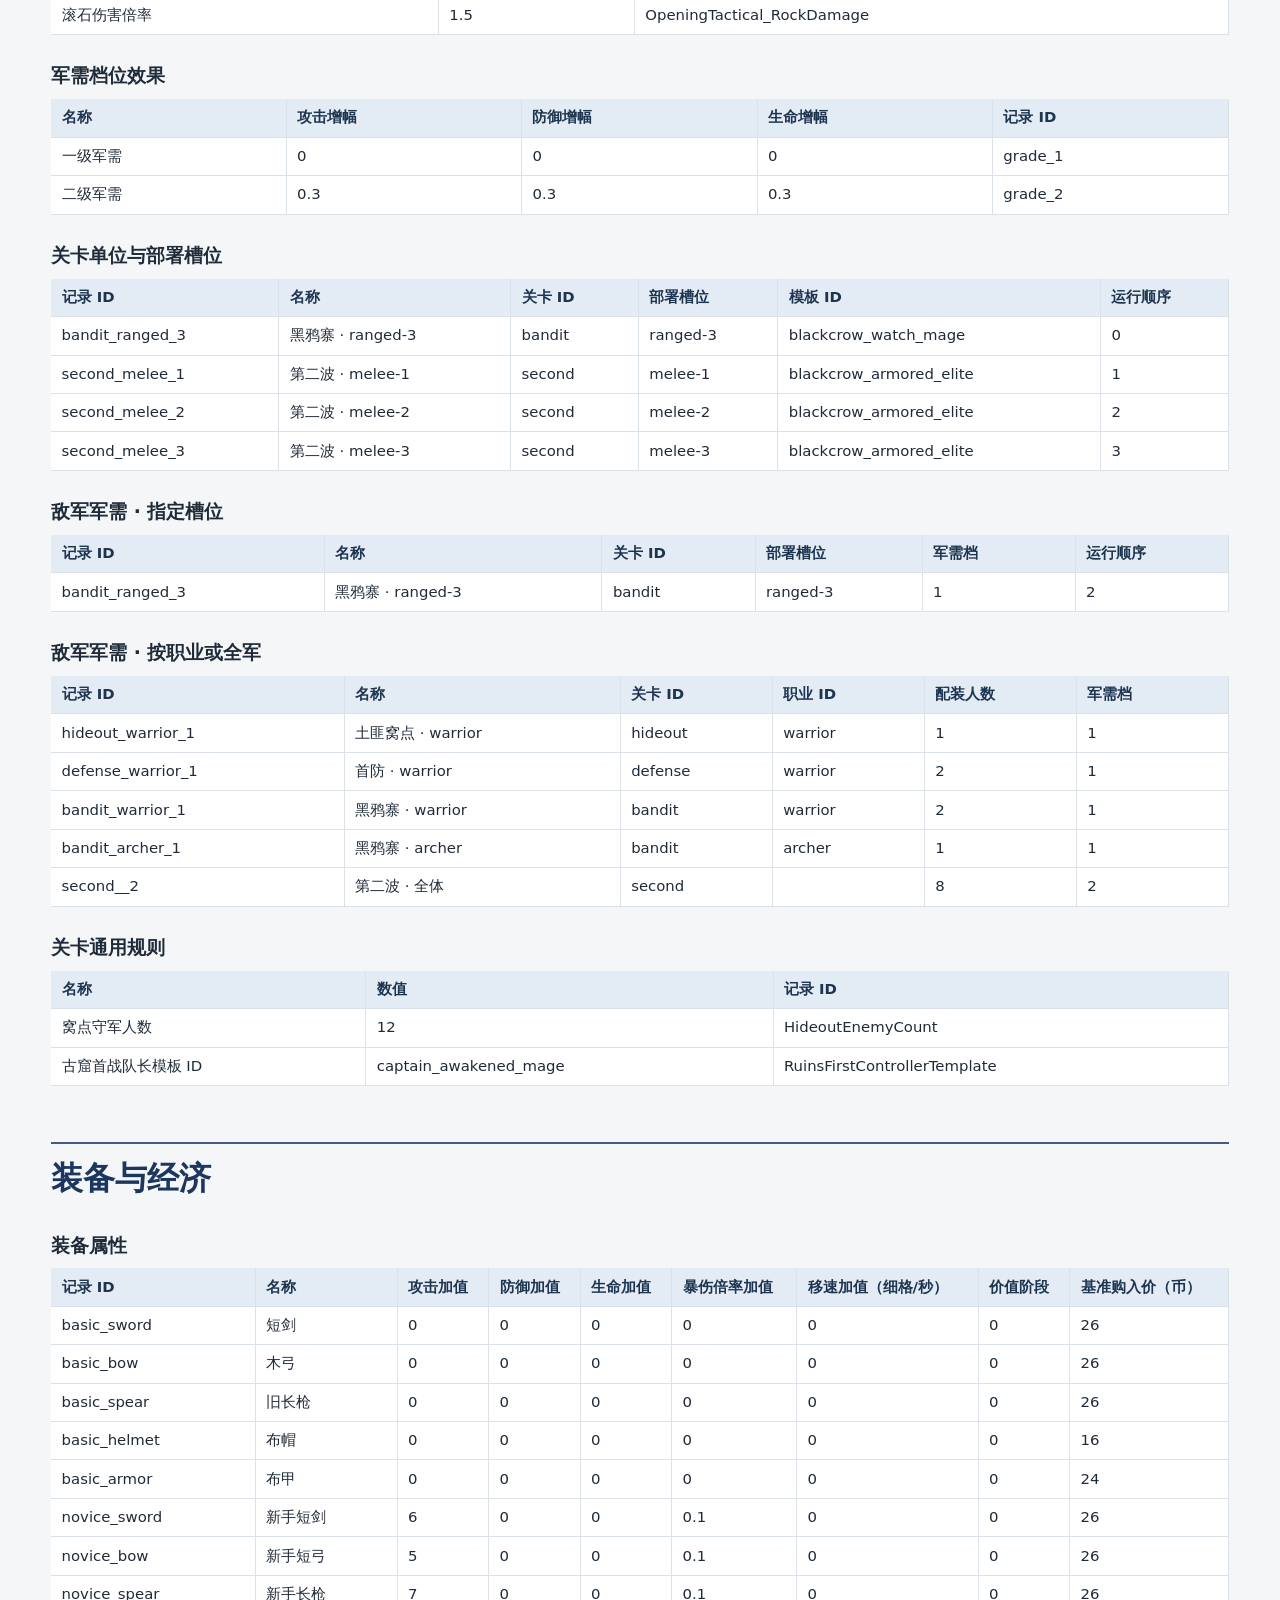
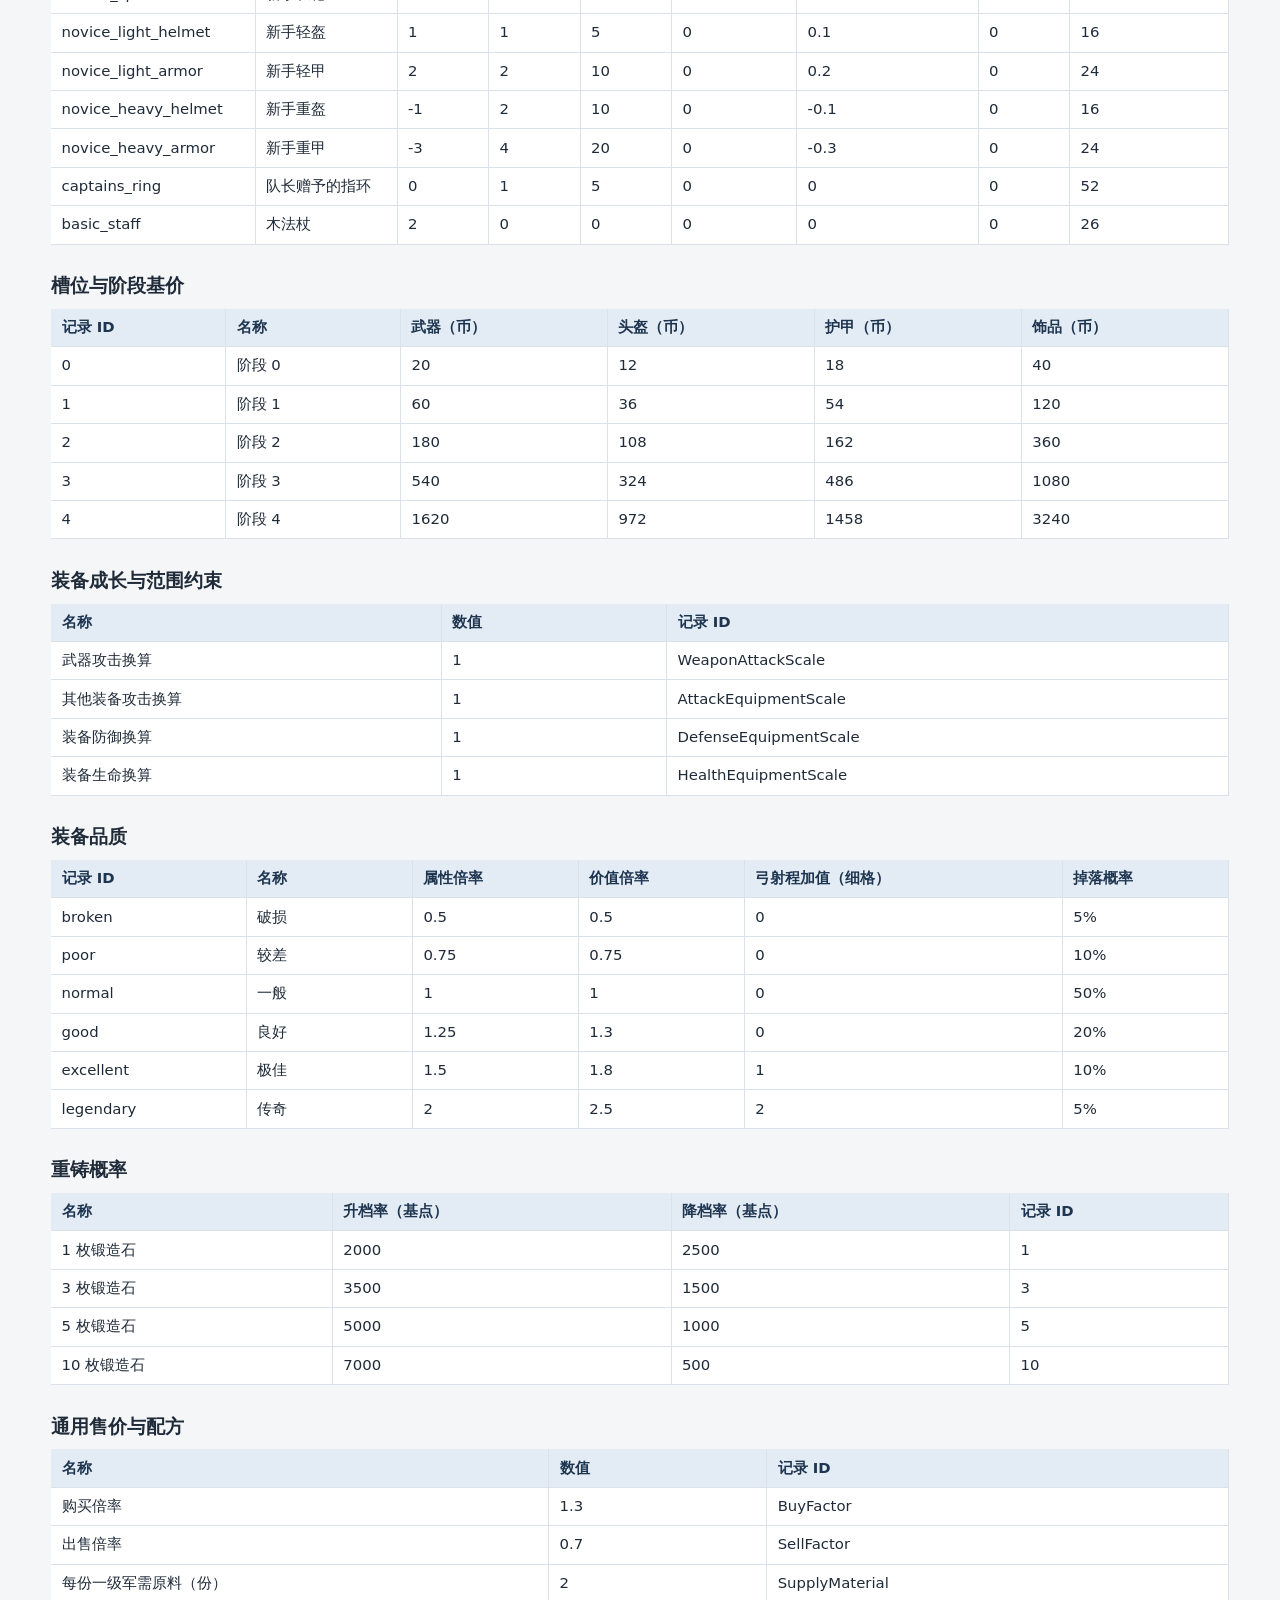
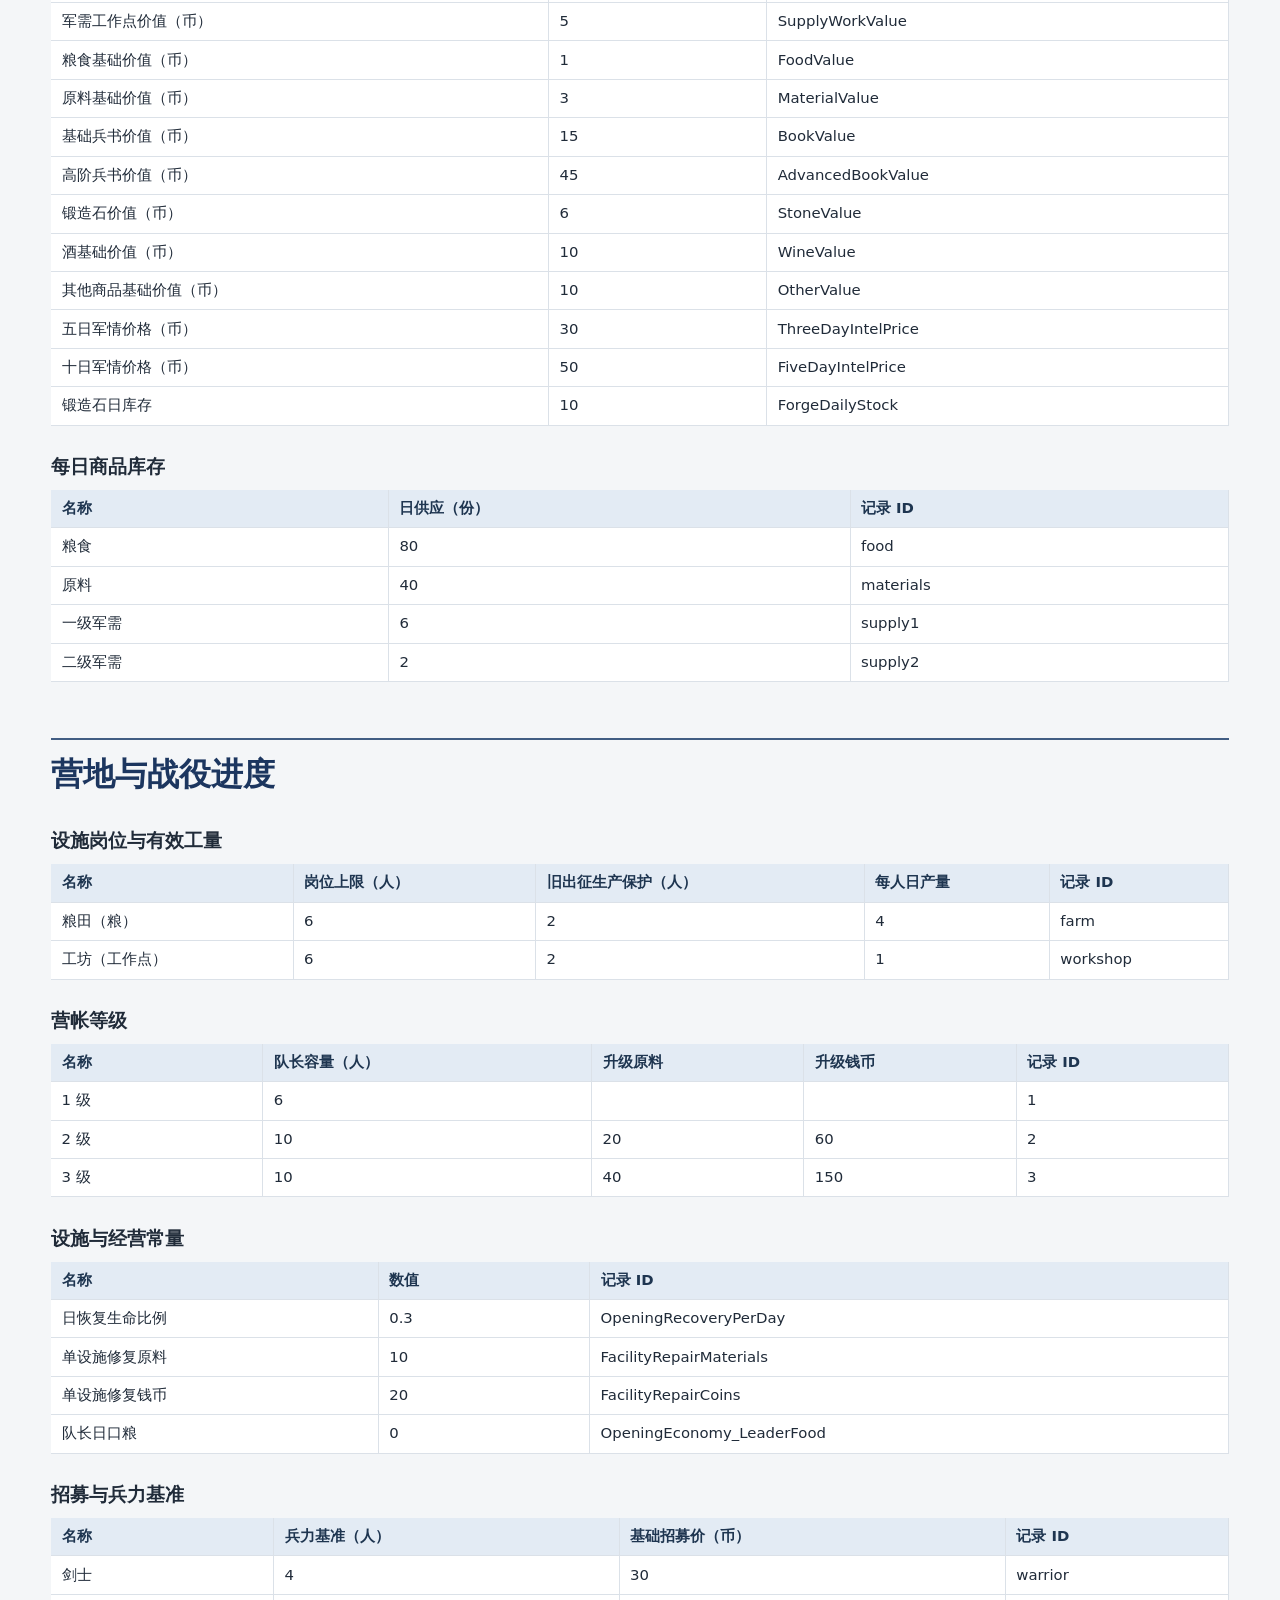
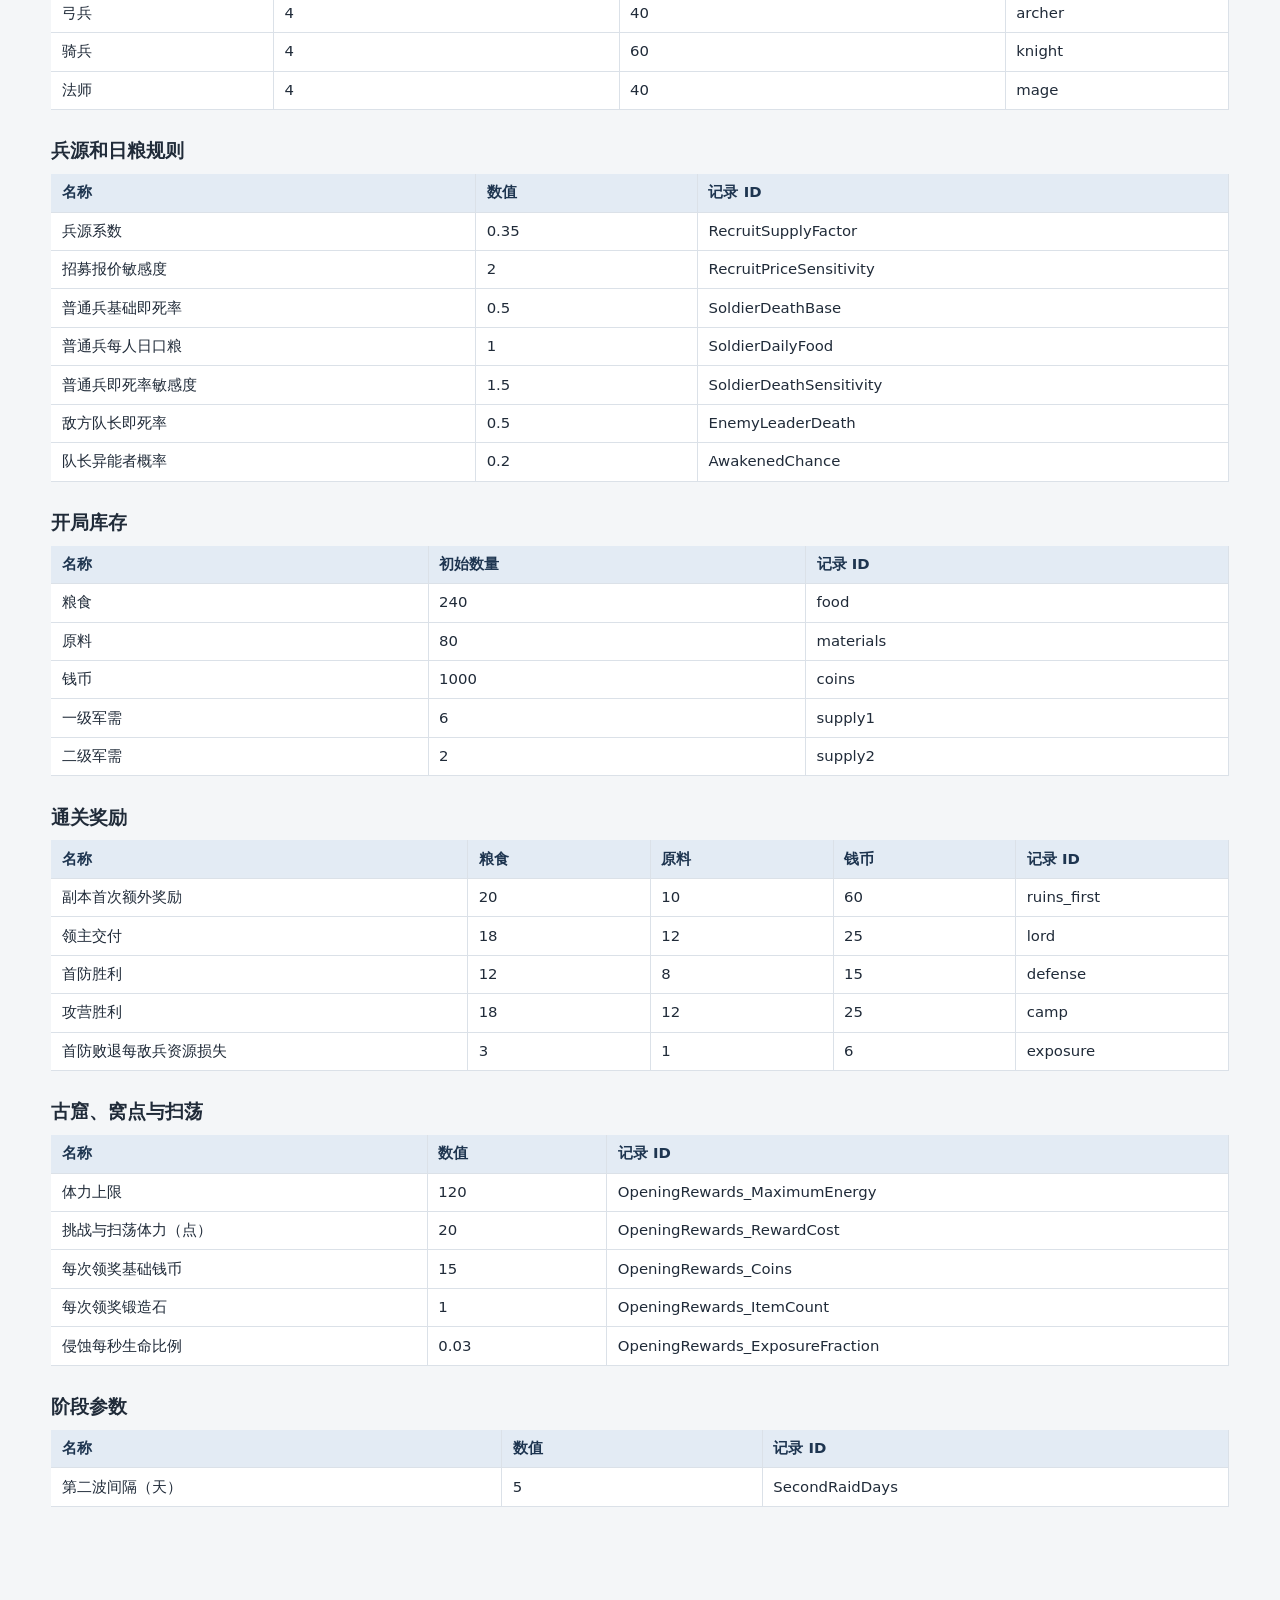
<file: read/system-table/index.html>
<!doctype html><html lang="zh-CN"><meta charset="utf-8"><meta name="viewport" content="width=device-width,initial-scale=1"><title>系统数值配置表 · 断剑归途</title><link rel="stylesheet" href="../workbook.css"><main><a href="../../index.html#materials">返回策划资料</a><h1>系统数值配置表</h1><p>完整系统配置表含六个配置页签和一个字段定义页。网页按四个主题连读，可单独查询字段。</p><nav><a href="#group-1">角色与成长</a><a href="#group-2">战斗与关卡</a><a href="#group-3">装备与经济</a><a href="#group-4">营地与战役进度</a><a href="fields.html">查字段定义</a><a href="../../assets/files/system.xlsx" download="断剑归途-系统数值配置表.xlsx">下载 XLSX</a></nav><section id="group-1"><h2>角色与成长</h2><h3>职业规则</h3><p>兵书 ID 用于校验职业映射。书种按目标等级决定，3、6、9 级用高阶兵书。</p><div class="scroll" tabindex="0"><table><thead><tr><th>记录 ID</th><th>职业名称</th><th>攻击方式</th><th>伤害类型</th><th>武器类型</th><th>基础兵书 ID</th><th>高阶兵书 ID</th><th>运行顺序</th></tr></thead><tbody><tr><td>warrior</td><td>剑士</td><td>melee</td><td>physical</td><td>sword</td><td>training_sword_basic</td><td>training_sword_advanced</td><td>0</td></tr><tr><td>archer</td><td>弓兵</td><td>ranged</td><td>physical</td><td>bow</td><td>training_bow_basic</td><td>training_bow_advanced</td><td>1</td></tr><tr><td>knight</td><td>骑兵</td><td>melee</td><td>physical</td><td>spear</td><td>training_spear_basic</td><td>training_spear_advanced</td><td>2</td></tr><tr><td>mage</td><td>法师</td><td>ranged</td><td>magic</td><td>staff</td><td>training_mage_basic</td><td>training_mage_advanced</td><td>3</td></tr></tbody></table></div><h3>职业战斗属性</h3><div class="scroll" tabindex="0"><table><thead><tr><th>记录 ID</th><th>名称</th><th>命中点</th><th>闪避点</th><th>职业普攻距离（细格）</th><th>移速（细格/秒）</th></tr></thead><tbody><tr><td>warrior</td><td>剑士</td><td>9</td><td>1</td><td>1</td><td>4</td></tr><tr><td>archer</td><td>弓兵</td><td>7</td><td>0</td><td>12</td><td>3</td></tr><tr><td>knight</td><td>骑兵</td><td>8</td><td>3</td><td>2</td><td>6</td></tr><tr><td>mage</td><td>法师</td><td>7</td><td>0</td><td>6</td><td>3</td></tr></tbody></table></div><h3>单位模板</h3><div class="scroll" tabindex="0"><table><thead><tr><th>记录 ID</th><th>名称</th><th>职业 ID</th><th>单位身份</th><th>生命</th><th>攻击</th><th>防御</th><th>基础视野（格）</th><th>默认模板</th><th>升级适用范围</th></tr></thead><tbody><tr><td>soldier_warrior</td><td>剑士</td><td>warrior</td><td>soldier</td><td>100</td><td>12</td><td>6</td><td>0</td><td>True</td><td>普通兵不参加营帐升级</td></tr><tr><td>soldier_archer</td><td>弓兵</td><td>archer</td><td>soldier</td><td>75</td><td>14</td><td>2</td><td>0</td><td>True</td><td>普通兵不参加营帐升级</td></tr><tr><td>soldier_knight</td><td>骑兵</td><td>knight</td><td>soldier</td><td>100</td><td>10</td><td>3</td><td>0</td><td>True</td><td>普通兵不参加营帐升级</td></tr><tr><td>soldier_mage</td><td>法师</td><td>mage</td><td>soldier</td><td>60</td><td>9</td><td>1</td><td>0</td><td>True</td><td>普通兵不参加营帐升级</td></tr><tr><td>captain_normal_warrior</td><td>剑士队长</td><td>warrior</td><td>captain_normal</td><td>175</td><td>14</td><td>7</td><td>0</td><td>True</td><td>可用队长在营帐升级</td></tr><tr><td>captain_normal_archer</td><td>弓兵队长</td><td>archer</td><td>captain_normal</td><td>150</td><td>17</td><td>3</td><td>0</td><td>True</td><td>可用队长在营帐升级</td></tr><tr><td>captain_normal_knight</td><td>骑兵队长</td><td>knight</td><td>captain_normal</td><td>165</td><td>12</td><td>4</td><td>0</td><td>True</td><td>可用队长在营帐升级</td></tr><tr><td>captain_normal_mage</td><td>法师队长</td><td>mage</td><td>captain_normal</td><td>132</td><td>12</td><td>2</td><td>0</td><td>True</td><td>可用队长在营帐升级</td></tr><tr><td>captain_awakened_warrior</td><td>剑士异能者队长</td><td>warrior</td><td>captain_awakened</td><td>235</td><td>15</td><td>8</td><td>0</td><td>True</td><td>可用队长在营帐升级</td></tr><tr><td>captain_awakened_archer</td><td>弓兵异能者队长</td><td>archer</td><td>captain_awakened</td><td>226</td><td>18</td><td>4</td><td>0</td><td>True</td><td>可用队长在营帐升级</td></tr><tr><td>captain_awakened_knight</td><td>骑兵异能者队长</td><td>knight</td><td>captain_awakened</td><td>223</td><td>13</td><td>5</td><td>0</td><td>True</td><td>可用队长在营帐升级</td></tr><tr><td>captain_awakened_mage</td><td>法师异能者队长</td><td>mage</td><td>captain_awakened</td><td>216</td><td>13</td><td>3</td><td>0</td><td>True</td><td>可用队长在营帐升级</td></tr><tr><td>blackcrow_watch_mage</td><td>黑鸦寨法师</td><td>mage</td><td>soldier</td><td>82</td><td>17</td><td>3</td><td>4</td><td>False</td><td>普通兵不参加营帐升级</td></tr><tr><td>blackcrow_armored_elite</td><td>黑鸦寨重甲精锐</td><td>warrior</td><td>soldier</td><td>175</td><td>12</td><td>8</td><td>0</td><td>False</td><td>普通兵不参加营帐升级</td></tr></tbody></table></div><h3>人物预设</h3><p>固定人物的技能和主特性取自本表。迦兰由古窟招降生成，采用 captain_awakened_mage，技能 inspire。</p><div class="scroll" tabindex="0"><table><thead><tr><th>记录 ID</th><th>名称</th><th>技能 ID</th><th>主特性 ID</th><th>主特性数值</th><th>起始模板 ID</th><th>运行顺序</th></tr></thead><tbody><tr><td>player</td><td>主角</td><td>inspire</td><td></td><td>0</td><td>captain_awakened_warrior</td><td>0</td></tr><tr><td>partner_farm</td><td>阿禾</td><td>rapid_fire</td><td>farming</td><td>10</td><td>captain_normal_archer</td><td>1</td></tr><tr><td>partner_craft</td><td>阿铸</td><td>charge</td><td>forging</td><td>10</td><td>captain_awakened_knight</td><td>2</td></tr></tbody></table></div><h3>队长成长倍率</h3><p>队长升级按目标等级分别乘以 1 级模板的生命、攻击和防御。</p><div class="scroll" tabindex="0"><table><thead><tr><th>名称</th><th>生命倍率</th><th>攻击倍率</th><th>防御倍率</th><th>记录 ID</th></tr></thead><tbody><tr><td>2 级</td><td>1.18</td><td>1.04</td><td>1.02</td><td>2</td></tr><tr><td>3 级</td><td>1.5</td><td>1.08</td><td>1.04</td><td>3</td></tr><tr><td>4 级</td><td>1.85</td><td>1.12</td><td>1.06</td><td>4</td></tr><tr><td>5 级</td><td>2.25</td><td>1.16</td><td>1.08</td><td>5</td></tr><tr><td>6 级</td><td>3</td><td>1.2</td><td>1.1</td><td>6</td></tr><tr><td>7 级</td><td>3.7</td><td>1.24</td><td>1.12</td><td>7</td></tr><tr><td>8 级</td><td>4.5</td><td>1.28</td><td>1.14</td><td>8</td></tr><tr><td>9 级</td><td>6</td><td>1.32</td><td>1.16</td><td>9</td></tr></tbody></table></div><h3>升级用书</h3><p>确认时检查并扣除兵书，队长立即升级。训练天数已废弃，仅供导入校验与旧档兼容。</p><div class="scroll" tabindex="0"><table><thead><tr><th>职业</th><th>当前等级 → 目标等级</th><th>兵书名称</th><th>兵书数量（本）</th><th>记录 ID</th><th>兵书 ID</th><th>训练天数（已废弃）</th></tr></thead><tbody><tr><td>剑士</td><td>1 → 2</td><td>基础战士兵书</td><td>2</td><td>warrior_2</td><td>training_sword_basic</td><td>2</td></tr><tr><td>剑士</td><td>2 → 3</td><td>高阶战士兵书</td><td>4</td><td>warrior_3</td><td>training_sword_advanced</td><td>2</td></tr><tr><td>剑士</td><td>3 → 4</td><td>基础战士兵书</td><td>4</td><td>warrior_4</td><td>training_sword_basic</td><td>2</td></tr><tr><td>剑士</td><td>4 → 5</td><td>基础战士兵书</td><td>6</td><td>warrior_5</td><td>training_sword_basic</td><td>3</td></tr><tr><td>剑士</td><td>5 → 6</td><td>高阶战士兵书</td><td>6</td><td>warrior_6</td><td>training_sword_advanced</td><td>3</td></tr><tr><td>剑士</td><td>6 → 7</td><td>基础战士兵书</td><td>8</td><td>warrior_7</td><td>training_sword_basic</td><td>3</td></tr><tr><td>剑士</td><td>7 → 8</td><td>基础战士兵书</td><td>8</td><td>warrior_8</td><td>training_sword_basic</td><td>4</td></tr><tr><td>剑士</td><td>8 → 9</td><td>高阶战士兵书</td><td>10</td><td>warrior_9</td><td>training_sword_advanced</td><td>4</td></tr><tr><td>弓兵</td><td>1 → 2</td><td>基础弓箭手兵书</td><td>2</td><td>archer_2</td><td>training_bow_basic</td><td>2</td></tr><tr><td>弓兵</td><td>2 → 3</td><td>高阶弓箭手兵书</td><td>4</td><td>archer_3</td><td>training_bow_advanced</td><td>2</td></tr><tr><td>弓兵</td><td>3 → 4</td><td>基础弓箭手兵书</td><td>4</td><td>archer_4</td><td>training_bow_basic</td><td>2</td></tr><tr><td>弓兵</td><td>4 → 5</td><td>基础弓箭手兵书</td><td>6</td><td>archer_5</td><td>training_bow_basic</td><td>3</td></tr><tr><td>弓兵</td><td>5 → 6</td><td>高阶弓箭手兵书</td><td>6</td><td>archer_6</td><td>training_bow_advanced</td><td>3</td></tr><tr><td>弓兵</td><td>6 → 7</td><td>基础弓箭手兵书</td><td>8</td><td>archer_7</td><td>training_bow_basic</td><td>3</td></tr><tr><td>弓兵</td><td>7 → 8</td><td>基础弓箭手兵书</td><td>8</td><td>archer_8</td><td>training_bow_basic</td><td>4</td></tr><tr><td>弓兵</td><td>8 → 9</td><td>高阶弓箭手兵书</td><td>10</td><td>archer_9</td><td>training_bow_advanced</td><td>4</td></tr><tr><td>骑兵</td><td>1 → 2</td><td>基础骑手兵书</td><td>2</td><td>knight_2</td><td>training_spear_basic</td><td>2</td></tr><tr><td>骑兵</td><td>2 → 3</td><td>高阶骑手兵书</td><td>4</td><td>knight_3</td><td>training_spear_advanced</td><td>2</td></tr><tr><td>骑兵</td><td>3 → 4</td><td>基础骑手兵书</td><td>4</td><td>knight_4</td><td>training_spear_basic</td><td>2</td></tr><tr><td>骑兵</td><td>4 → 5</td><td>基础骑手兵书</td><td>6</td><td>knight_5</td><td>training_spear_basic</td><td>3</td></tr><tr><td>骑兵</td><td>5 → 6</td><td>高阶骑手兵书</td><td>6</td><td>knight_6</td><td>training_spear_advanced</td><td>3</td></tr><tr><td>骑兵</td><td>6 → 7</td><td>基础骑手兵书</td><td>8</td><td>knight_7</td><td>training_spear_basic</td><td>3</td></tr><tr><td>骑兵</td><td>7 → 8</td><td>基础骑手兵书</td><td>8</td><td>knight_8</td><td>training_spear_basic</td><td>4</td></tr><tr><td>骑兵</td><td>8 → 9</td><td>高阶骑手兵书</td><td>10</td><td>knight_9</td><td>training_spear_advanced</td><td>4</td></tr><tr><td>法师</td><td>1 → 2</td><td>基础法师兵书</td><td>2</td><td>mage_2</td><td>training_mage_basic</td><td>2</td></tr><tr><td>法师</td><td>2 → 3</td><td>高阶法师兵书</td><td>4</td><td>mage_3</td><td>training_mage_advanced</td><td>2</td></tr><tr><td>法师</td><td>3 → 4</td><td>基础法师兵书</td><td>4</td><td>mage_4</td><td>training_mage_basic</td><td>2</td></tr><tr><td>法师</td><td>4 → 5</td><td>基础法师兵书</td><td>6</td><td>mage_5</td><td>training_mage_basic</td><td>3</td></tr><tr><td>法师</td><td>5 → 6</td><td>高阶法师兵书</td><td>6</td><td>mage_6</td><td>training_mage_advanced</td><td>3</td></tr><tr><td>法师</td><td>6 → 7</td><td>基础法师兵书</td><td>8</td><td>mage_7</td><td>training_mage_basic</td><td>3</td></tr><tr><td>法师</td><td>7 → 8</td><td>基础法师兵书</td><td>8</td><td>mage_8</td><td>training_mage_basic</td><td>4</td></tr><tr><td>法师</td><td>8 → 9</td><td>高阶法师兵书</td><td>10</td><td>mage_9</td><td>training_mage_advanced</td><td>4</td></tr></tbody></table></div><h3>技能</h3><div class="scroll" tabindex="0"><table><thead><tr><th>记录 ID</th><th>技能名称</th><th>伤害类型</th><th>效果参数</th><th>持续（秒）</th><th>冷却（秒）</th><th>开场冷却（秒）</th><th>半径（细格）</th><th>移速增益比例</th></tr></thead><tbody><tr><td>inspire</td><td>鼓舞</td><td>none</td><td>0.3</td><td>4</td><td>15</td><td>3</td><td>0</td><td>0</td></tr><tr><td>march</td><td>行军</td><td>none</td><td>2</td><td>3</td><td>15</td><td>3</td><td>0</td><td>0</td></tr><tr><td>heal</td><td>治愈</td><td>none</td><td>30</td><td>3</td><td>15</td><td>3</td><td>0</td><td>0</td></tr><tr><td>sweep</td><td>横扫</td><td>physical</td><td>1.2</td><td>0</td><td>10</td><td>3</td><td>4</td><td>0</td></tr><tr><td>charge</td><td>突进</td><td>physical</td><td>1.5</td><td>5</td><td>15</td><td>3</td><td>0</td><td>0.5</td></tr><tr><td>rapid_fire</td><td>连射</td><td>none</td><td>0.5</td><td>5</td><td>15</td><td>3</td><td>0</td><td>0</td></tr></tbody></table></div><h3>特性</h3><div class="scroll" tabindex="0"><table><thead><tr><th>记录 ID</th><th>特性名称</th><th>互斥组</th><th>最小值</th><th>最大值</th><th>步长</th><th>抽取权重</th><th>运行顺序</th></tr></thead><tbody><tr><td>diligent</td><td>勤劳</td><td>work</td><td>1</td><td>10</td><td>1</td><td>1</td><td>0</td></tr><tr><td>workaholic</td><td>卷王</td><td>work</td><td>11</td><td>20</td><td>1</td><td>0.25</td><td>1</td></tr><tr><td>farming</td><td>种植专精</td><td>farm</td><td>1</td><td>15</td><td>1</td><td>1</td><td>2</td></tr><tr><td>farming_master</td><td>神农</td><td>farm</td><td>16</td><td>25</td><td>1</td><td>0.25</td><td>3</td></tr><tr><td>forging</td><td>锻造专精</td><td>forge</td><td>1</td><td>15</td><td>1</td><td>1</td><td>4</td></tr><tr><td>forging_master</td><td>神匠</td><td>forge</td><td>16</td><td>25</td><td>1</td><td>0.25</td><td>5</td></tr><tr><td>frenzy</td><td>乱武</td><td>frenzy</td><td>1</td><td>25</td><td>1</td><td>1</td><td>6</td></tr><tr><td>tough</td><td>坚韧</td><td>damage</td><td>1</td><td>25</td><td>1</td><td>1</td><td>7</td></tr><tr><td>advantage</td><td>优势在我</td><td>dice</td><td>1</td><td>1</td><td>1</td><td>0.1</td><td>8</td></tr><tr><td>taunt</td><td>嘲讽</td><td>taunt</td><td>2</td><td>2</td><td>1</td><td>1</td><td>9</td></tr><tr><td>merchant</td><td>商人</td><td>trade</td><td>1</td><td>10</td><td>1</td><td>1</td><td>10</td></tr><tr><td>hasty</td><td>急性子</td><td>speed</td><td>1</td><td>15</td><td>1</td><td>1</td><td>11</td></tr><tr><td>appraiser</td><td>鉴宝</td><td>loot</td><td>1</td><td>5</td><td>1</td><td>1</td><td>12</td></tr><tr><td>bad_temper</td><td>坏脾气</td><td>trade</td><td>1</td><td>10</td><td>1</td><td>1</td><td>13</td></tr><tr><td>disadvantage</td><td>我不行了</td><td>dice</td><td>1</td><td>1</td><td>1</td><td>1</td><td>14</td></tr><tr><td>fragile</td><td>脆骨</td><td>damage</td><td>1</td><td>25</td><td>1</td><td>1</td><td>15</td></tr><tr><td>slow</td><td>慢性子</td><td>speed</td><td>1</td><td>15</td><td>1</td><td>1</td><td>16</td></tr><tr><td>drunkard</td><td>酒鬼</td><td>wine</td><td>2</td><td>2</td><td>1</td><td>1</td><td>17</td></tr><tr><td>merciful</td><td>仁慈</td><td>death</td><td>1</td><td>10</td><td>1</td><td>1</td><td>18</td></tr><tr><td>cruel</td><td>凶残</td><td>death</td><td>1</td><td>10</td><td>1</td><td>1</td><td>19</td></tr><tr><td>inconspicuous</td><td>小透明</td><td>taunt</td><td>0.5</td><td>0.5</td><td>1</td><td>1</td><td>20</td></tr></tbody></table></div></section><section id="group-2"><h2>战斗与关卡</h2><h3>战斗计算常量</h3><div class="scroll" tabindex="0"><table><thead><tr><th>名称</th><th>数值</th><th>记录 ID</th></tr></thead><tbody><tr><td>护甲系数 K</td><td>8</td><td>ArmorK</td></tr><tr><td>法术减伤上限</td><td>0.8</td><td>ArmorCap</td></tr><tr><td>基础暴击倍率</td><td>1.5</td><td>CriticalMultiplier</td></tr><tr><td>普攻前摇（秒）</td><td>1</td><td>BaseInterval</td></tr><tr><td>最短普攻间隔（秒）</td><td>0.2</td><td>MinimumInterval</td></tr><tr><td>自动治愈阈值</td><td>0.7</td><td>HealThreshold</td></tr><tr><td>等势扫荡战损系数</td><td>0.25</td><td>SweepLossAtParity</td></tr><tr><td>等势预计时长（秒）</td><td>10</td><td>SweepSecondsAtParity</td></tr><tr><td>最低预计时长（秒）</td><td>2</td><td>SweepMinimumSeconds</td></tr></tbody></table></div><h3>队长基础防御上限</h3><div class="scroll" tabindex="0"><table><thead><tr><th>名称</th><th>基础防御上限</th><th>记录 ID</th></tr></thead><tbody><tr><td>普通兵</td><td>8</td><td>soldier</td></tr><tr><td>普通队长</td><td>16</td><td>captain_normal</td></tr><tr><td>异能队长</td><td>24</td><td>captain_awakened</td></tr></tbody></table></div><h3>地形与视野</h3><div class="scroll" tabindex="0"><table><thead><tr><th>名称</th><th>数值</th><th>记录 ID</th></tr></thead><tbody><tr><td>弹道速度（细格/秒）</td><td>14</td><td>ArrowSpeed</td></tr><tr><td>高低差判定（细格）</td><td>2</td><td>HeightAdvantage</td></tr><tr><td>倒木长度（细格）</td><td>3</td><td>OpeningTactical_TreeLength</td></tr><tr><td>倒木破坏所需命中</td><td>2</td><td>OpeningTactical_TreeHits</td></tr><tr><td>滚石距离（细格）</td><td>4</td><td>OpeningTactical_RockDistance</td></tr><tr><td>滚石速度（细格/秒）</td><td>4</td><td>OpeningTactical_RockSpeed</td></tr><tr><td>滚石伤害倍率</td><td>1.5</td><td>OpeningTactical_RockDamage</td></tr></tbody></table></div><h3>军需档位效果</h3><div class="scroll" tabindex="0"><table><thead><tr><th>名称</th><th>攻击增幅</th><th>防御增幅</th><th>生命增幅</th><th>记录 ID</th></tr></thead><tbody><tr><td>一级军需</td><td>0</td><td>0</td><td>0</td><td>grade_1</td></tr><tr><td>二级军需</td><td>0.3</td><td>0.3</td><td>0.3</td><td>grade_2</td></tr></tbody></table></div><h3>关卡单位与部署槽位</h3><div class="scroll" tabindex="0"><table><thead><tr><th>记录 ID</th><th>名称</th><th>关卡 ID</th><th>部署槽位</th><th>模板 ID</th><th>运行顺序</th></tr></thead><tbody><tr><td>bandit_ranged_3</td><td>黑鸦寨 · ranged-3</td><td>bandit</td><td>ranged-3</td><td>blackcrow_watch_mage</td><td>0</td></tr><tr><td>second_melee_1</td><td>第二波 · melee-1</td><td>second</td><td>melee-1</td><td>blackcrow_armored_elite</td><td>1</td></tr><tr><td>second_melee_2</td><td>第二波 · melee-2</td><td>second</td><td>melee-2</td><td>blackcrow_armored_elite</td><td>2</td></tr><tr><td>second_melee_3</td><td>第二波 · melee-3</td><td>second</td><td>melee-3</td><td>blackcrow_armored_elite</td><td>3</td></tr></tbody></table></div><h3>敌军军需 · 指定槽位</h3><div class="scroll" tabindex="0"><table><thead><tr><th>记录 ID</th><th>名称</th><th>关卡 ID</th><th>部署槽位</th><th>军需档</th><th>运行顺序</th></tr></thead><tbody><tr><td>bandit_ranged_3</td><td>黑鸦寨 · ranged-3</td><td>bandit</td><td>ranged-3</td><td>1</td><td>2</td></tr></tbody></table></div><h3>敌军军需 · 按职业或全军</h3><div class="scroll" tabindex="0"><table><thead><tr><th>记录 ID</th><th>名称</th><th>关卡 ID</th><th>职业 ID</th><th>配装人数</th><th>军需档</th></tr></thead><tbody><tr><td>hideout_warrior_1</td><td>土匪窝点 · warrior</td><td>hideout</td><td>warrior</td><td>1</td><td>1</td></tr><tr><td>defense_warrior_1</td><td>首防 · warrior</td><td>defense</td><td>warrior</td><td>2</td><td>1</td></tr><tr><td>bandit_warrior_1</td><td>黑鸦寨 · warrior</td><td>bandit</td><td>warrior</td><td>2</td><td>1</td></tr><tr><td>bandit_archer_1</td><td>黑鸦寨 · archer</td><td>bandit</td><td>archer</td><td>1</td><td>1</td></tr><tr><td>second__2</td><td>第二波 · 全体</td><td>second</td><td></td><td>8</td><td>2</td></tr></tbody></table></div><h3>关卡通用规则</h3><div class="scroll" tabindex="0"><table><thead><tr><th>名称</th><th>数值</th><th>记录 ID</th></tr></thead><tbody><tr><td>窝点守军人数</td><td>12</td><td>HideoutEnemyCount</td></tr><tr><td>古窟首战队长模板 ID</td><td>captain_awakened_mage</td><td>RuinsFirstControllerTemplate</td></tr></tbody></table></div></section><section id="group-3"><h2>装备与经济</h2><h3>装备属性</h3><div class="scroll" tabindex="0"><table><thead><tr><th>记录 ID</th><th>名称</th><th>攻击加值</th><th>防御加值</th><th>生命加值</th><th>暴伤倍率加值</th><th>移速加值（细格/秒）</th><th>价值阶段</th><th>基准购入价（币）</th></tr></thead><tbody><tr><td>basic_sword</td><td>短剑</td><td>0</td><td>0</td><td>0</td><td>0</td><td>0</td><td>0</td><td>26</td></tr><tr><td>basic_bow</td><td>木弓</td><td>0</td><td>0</td><td>0</td><td>0</td><td>0</td><td>0</td><td>26</td></tr><tr><td>basic_spear</td><td>旧长枪</td><td>0</td><td>0</td><td>0</td><td>0</td><td>0</td><td>0</td><td>26</td></tr><tr><td>basic_helmet</td><td>布帽</td><td>0</td><td>0</td><td>0</td><td>0</td><td>0</td><td>0</td><td>16</td></tr><tr><td>basic_armor</td><td>布甲</td><td>0</td><td>0</td><td>0</td><td>0</td><td>0</td><td>0</td><td>24</td></tr><tr><td>novice_sword</td><td>新手短剑</td><td>6</td><td>0</td><td>0</td><td>0.1</td><td>0</td><td>0</td><td>26</td></tr><tr><td>novice_bow</td><td>新手短弓</td><td>5</td><td>0</td><td>0</td><td>0.1</td><td>0</td><td>0</td><td>26</td></tr><tr><td>novice_spear</td><td>新手长枪</td><td>7</td><td>0</td><td>0</td><td>0.1</td><td>0</td><td>0</td><td>26</td></tr><tr><td>novice_light_helmet</td><td>新手轻盔</td><td>1</td><td>1</td><td>5</td><td>0</td><td>0.1</td><td>0</td><td>16</td></tr><tr><td>novice_light_armor</td><td>新手轻甲</td><td>2</td><td>2</td><td>10</td><td>0</td><td>0.2</td><td>0</td><td>24</td></tr><tr><td>novice_heavy_helmet</td><td>新手重盔</td><td>-1</td><td>2</td><td>10</td><td>0</td><td>-0.1</td><td>0</td><td>16</td></tr><tr><td>novice_heavy_armor</td><td>新手重甲</td><td>-3</td><td>4</td><td>20</td><td>0</td><td>-0.3</td><td>0</td><td>24</td></tr><tr><td>captains_ring</td><td>队长赠予的指环</td><td>0</td><td>1</td><td>5</td><td>0</td><td>0</td><td>0</td><td>52</td></tr><tr><td>basic_staff</td><td>木法杖</td><td>2</td><td>0</td><td>0</td><td>0</td><td>0</td><td>0</td><td>26</td></tr></tbody></table></div><h3>槽位与阶段基价</h3><div class="scroll" tabindex="0"><table><thead><tr><th>记录 ID</th><th>名称</th><th>武器（币）</th><th>头盔（币）</th><th>护甲（币）</th><th>饰品（币）</th></tr></thead><tbody><tr><td>0</td><td>阶段 0</td><td>20</td><td>12</td><td>18</td><td>40</td></tr><tr><td>1</td><td>阶段 1</td><td>60</td><td>36</td><td>54</td><td>120</td></tr><tr><td>2</td><td>阶段 2</td><td>180</td><td>108</td><td>162</td><td>360</td></tr><tr><td>3</td><td>阶段 3</td><td>540</td><td>324</td><td>486</td><td>1080</td></tr><tr><td>4</td><td>阶段 4</td><td>1620</td><td>972</td><td>1458</td><td>3240</td></tr></tbody></table></div><h3>装备成长与范围约束</h3><div class="scroll" tabindex="0"><table><thead><tr><th>名称</th><th>数值</th><th>记录 ID</th></tr></thead><tbody><tr><td>武器攻击换算</td><td>1</td><td>WeaponAttackScale</td></tr><tr><td>其他装备攻击换算</td><td>1</td><td>AttackEquipmentScale</td></tr><tr><td>装备防御换算</td><td>1</td><td>DefenseEquipmentScale</td></tr><tr><td>装备生命换算</td><td>1</td><td>HealthEquipmentScale</td></tr></tbody></table></div><h3>装备品质</h3><div class="scroll" tabindex="0"><table><thead><tr><th>记录 ID</th><th>名称</th><th>属性倍率</th><th>价值倍率</th><th>弓射程加值（细格）</th><th>掉落概率</th></tr></thead><tbody><tr><td>broken</td><td>破损</td><td>0.5</td><td>0.5</td><td>0</td><td>5%</td></tr><tr><td>poor</td><td>较差</td><td>0.75</td><td>0.75</td><td>0</td><td>10%</td></tr><tr><td>normal</td><td>一般</td><td>1</td><td>1</td><td>0</td><td>50%</td></tr><tr><td>good</td><td>良好</td><td>1.25</td><td>1.3</td><td>0</td><td>20%</td></tr><tr><td>excellent</td><td>极佳</td><td>1.5</td><td>1.8</td><td>1</td><td>10%</td></tr><tr><td>legendary</td><td>传奇</td><td>2</td><td>2.5</td><td>2</td><td>5%</td></tr></tbody></table></div><h3>重铸概率</h3><div class="scroll" tabindex="0"><table><thead><tr><th>名称</th><th>升档率（基点）</th><th>降档率（基点）</th><th>记录 ID</th></tr></thead><tbody><tr><td>1 枚锻造石</td><td>2000</td><td>2500</td><td>1</td></tr><tr><td>3 枚锻造石</td><td>3500</td><td>1500</td><td>3</td></tr><tr><td>5 枚锻造石</td><td>5000</td><td>1000</td><td>5</td></tr><tr><td>10 枚锻造石</td><td>7000</td><td>500</td><td>10</td></tr></tbody></table></div><h3>通用售价与配方</h3><div class="scroll" tabindex="0"><table><thead><tr><th>名称</th><th>数值</th><th>记录 ID</th></tr></thead><tbody><tr><td>购买倍率</td><td>1.3</td><td>BuyFactor</td></tr><tr><td>出售倍率</td><td>0.7</td><td>SellFactor</td></tr><tr><td>每份一级军需原料（份）</td><td>2</td><td>SupplyMaterial</td></tr><tr><td>军需工作点价值（币）</td><td>5</td><td>SupplyWorkValue</td></tr><tr><td>粮食基础价值（币）</td><td>1</td><td>FoodValue</td></tr><tr><td>原料基础价值（币）</td><td>3</td><td>MaterialValue</td></tr><tr><td>基础兵书价值（币）</td><td>15</td><td>BookValue</td></tr><tr><td>高阶兵书价值（币）</td><td>45</td><td>AdvancedBookValue</td></tr><tr><td>锻造石价值（币）</td><td>6</td><td>StoneValue</td></tr><tr><td>酒基础价值（币）</td><td>10</td><td>WineValue</td></tr><tr><td>其他商品基础价值（币）</td><td>10</td><td>OtherValue</td></tr><tr><td>五日军情价格（币）</td><td>30</td><td>ThreeDayIntelPrice</td></tr><tr><td>十日军情价格（币）</td><td>50</td><td>FiveDayIntelPrice</td></tr><tr><td>锻造石日库存</td><td>10</td><td>ForgeDailyStock</td></tr></tbody></table></div><h3>每日商品库存</h3><div class="scroll" tabindex="0"><table><thead><tr><th>名称</th><th>日供应（份）</th><th>记录 ID</th></tr></thead><tbody><tr><td>粮食</td><td>80</td><td>food</td></tr><tr><td>原料</td><td>40</td><td>materials</td></tr><tr><td>一级军需</td><td>6</td><td>supply1</td></tr><tr><td>二级军需</td><td>2</td><td>supply2</td></tr></tbody></table></div></section><section id="group-4"><h2>营地与战役进度</h2><h3>设施岗位与有效工量</h3><div class="scroll" tabindex="0"><table><thead><tr><th>名称</th><th>岗位上限（人）</th><th>旧出征生产保护（人）</th><th>每人日产量</th><th>记录 ID</th></tr></thead><tbody><tr><td>粮田（粮）</td><td>6</td><td>2</td><td>4</td><td>farm</td></tr><tr><td>工坊（工作点）</td><td>6</td><td>2</td><td>1</td><td>workshop</td></tr></tbody></table></div><h3>营帐等级</h3><div class="scroll" tabindex="0"><table><thead><tr><th>名称</th><th>队长容量（人）</th><th>升级原料</th><th>升级钱币</th><th>记录 ID</th></tr></thead><tbody><tr><td>1 级</td><td>6</td><td></td><td></td><td>1</td></tr><tr><td>2 级</td><td>10</td><td>20</td><td>60</td><td>2</td></tr><tr><td>3 级</td><td>10</td><td>40</td><td>150</td><td>3</td></tr></tbody></table></div><h3>设施与经营常量</h3><div class="scroll" tabindex="0"><table><thead><tr><th>名称</th><th>数值</th><th>记录 ID</th></tr></thead><tbody><tr><td>日恢复生命比例</td><td>0.3</td><td>OpeningRecoveryPerDay</td></tr><tr><td>单设施修复原料</td><td>10</td><td>FacilityRepairMaterials</td></tr><tr><td>单设施修复钱币</td><td>20</td><td>FacilityRepairCoins</td></tr><tr><td>队长日口粮</td><td>0</td><td>OpeningEconomy_LeaderFood</td></tr></tbody></table></div><h3>招募与兵力基准</h3><div class="scroll" tabindex="0"><table><thead><tr><th>名称</th><th>兵力基准（人）</th><th>基础招募价（币）</th><th>记录 ID</th></tr></thead><tbody><tr><td>剑士</td><td>4</td><td>30</td><td>warrior</td></tr><tr><td>弓兵</td><td>4</td><td>40</td><td>archer</td></tr><tr><td>骑兵</td><td>4</td><td>60</td><td>knight</td></tr><tr><td>法师</td><td>4</td><td>40</td><td>mage</td></tr></tbody></table></div><h3>兵源和日粮规则</h3><div class="scroll" tabindex="0"><table><thead><tr><th>名称</th><th>数值</th><th>记录 ID</th></tr></thead><tbody><tr><td>兵源系数</td><td>0.35</td><td>RecruitSupplyFactor</td></tr><tr><td>招募报价敏感度</td><td>2</td><td>RecruitPriceSensitivity</td></tr><tr><td>普通兵基础即死率</td><td>0.5</td><td>SoldierDeathBase</td></tr><tr><td>普通兵每人日口粮</td><td>1</td><td>SoldierDailyFood</td></tr><tr><td>普通兵即死率敏感度</td><td>1.5</td><td>SoldierDeathSensitivity</td></tr><tr><td>敌方队长即死率</td><td>0.5</td><td>EnemyLeaderDeath</td></tr><tr><td>队长异能者概率</td><td>0.2</td><td>AwakenedChance</td></tr></tbody></table></div><h3>开局库存</h3><div class="scroll" tabindex="0"><table><thead><tr><th>名称</th><th>初始数量</th><th>记录 ID</th></tr></thead><tbody><tr><td>粮食</td><td>240</td><td>food</td></tr><tr><td>原料</td><td>80</td><td>materials</td></tr><tr><td>钱币</td><td>1000</td><td>coins</td></tr><tr><td>一级军需</td><td>6</td><td>supply1</td></tr><tr><td>二级军需</td><td>2</td><td>supply2</td></tr></tbody></table></div><h3>通关奖励</h3><div class="scroll" tabindex="0"><table><thead><tr><th>名称</th><th>粮食</th><th>原料</th><th>钱币</th><th>记录 ID</th></tr></thead><tbody><tr><td>副本首次额外奖励</td><td>20</td><td>10</td><td>60</td><td>ruins_first</td></tr><tr><td>领主交付</td><td>18</td><td>12</td><td>25</td><td>lord</td></tr><tr><td>首防胜利</td><td>12</td><td>8</td><td>15</td><td>defense</td></tr><tr><td>攻营胜利</td><td>18</td><td>12</td><td>25</td><td>camp</td></tr><tr><td>首防败退每敌兵资源损失</td><td>3</td><td>1</td><td>6</td><td>exposure</td></tr></tbody></table></div><h3>古窟、窝点与扫荡</h3><div class="scroll" tabindex="0"><table><thead><tr><th>名称</th><th>数值</th><th>记录 ID</th></tr></thead><tbody><tr><td>体力上限</td><td>120</td><td>OpeningRewards_MaximumEnergy</td></tr><tr><td>挑战与扫荡体力（点）</td><td>20</td><td>OpeningRewards_RewardCost</td></tr><tr><td>每次领奖基础钱币</td><td>15</td><td>OpeningRewards_Coins</td></tr><tr><td>每次领奖锻造石</td><td>1</td><td>OpeningRewards_ItemCount</td></tr><tr><td>侵蚀每秒生命比例</td><td>0.03</td><td>OpeningRewards_ExposureFraction</td></tr></tbody></table></div><h3>阶段参数</h3><div class="scroll" tabindex="0"><table><thead><tr><th>名称</th><th>数值</th><th>记录 ID</th></tr></thead><tbody><tr><td>第二波间隔（天）</td><td>5</td><td>SecondRaidDays</td></tr></tbody></table></div></section></main></html>
</file>
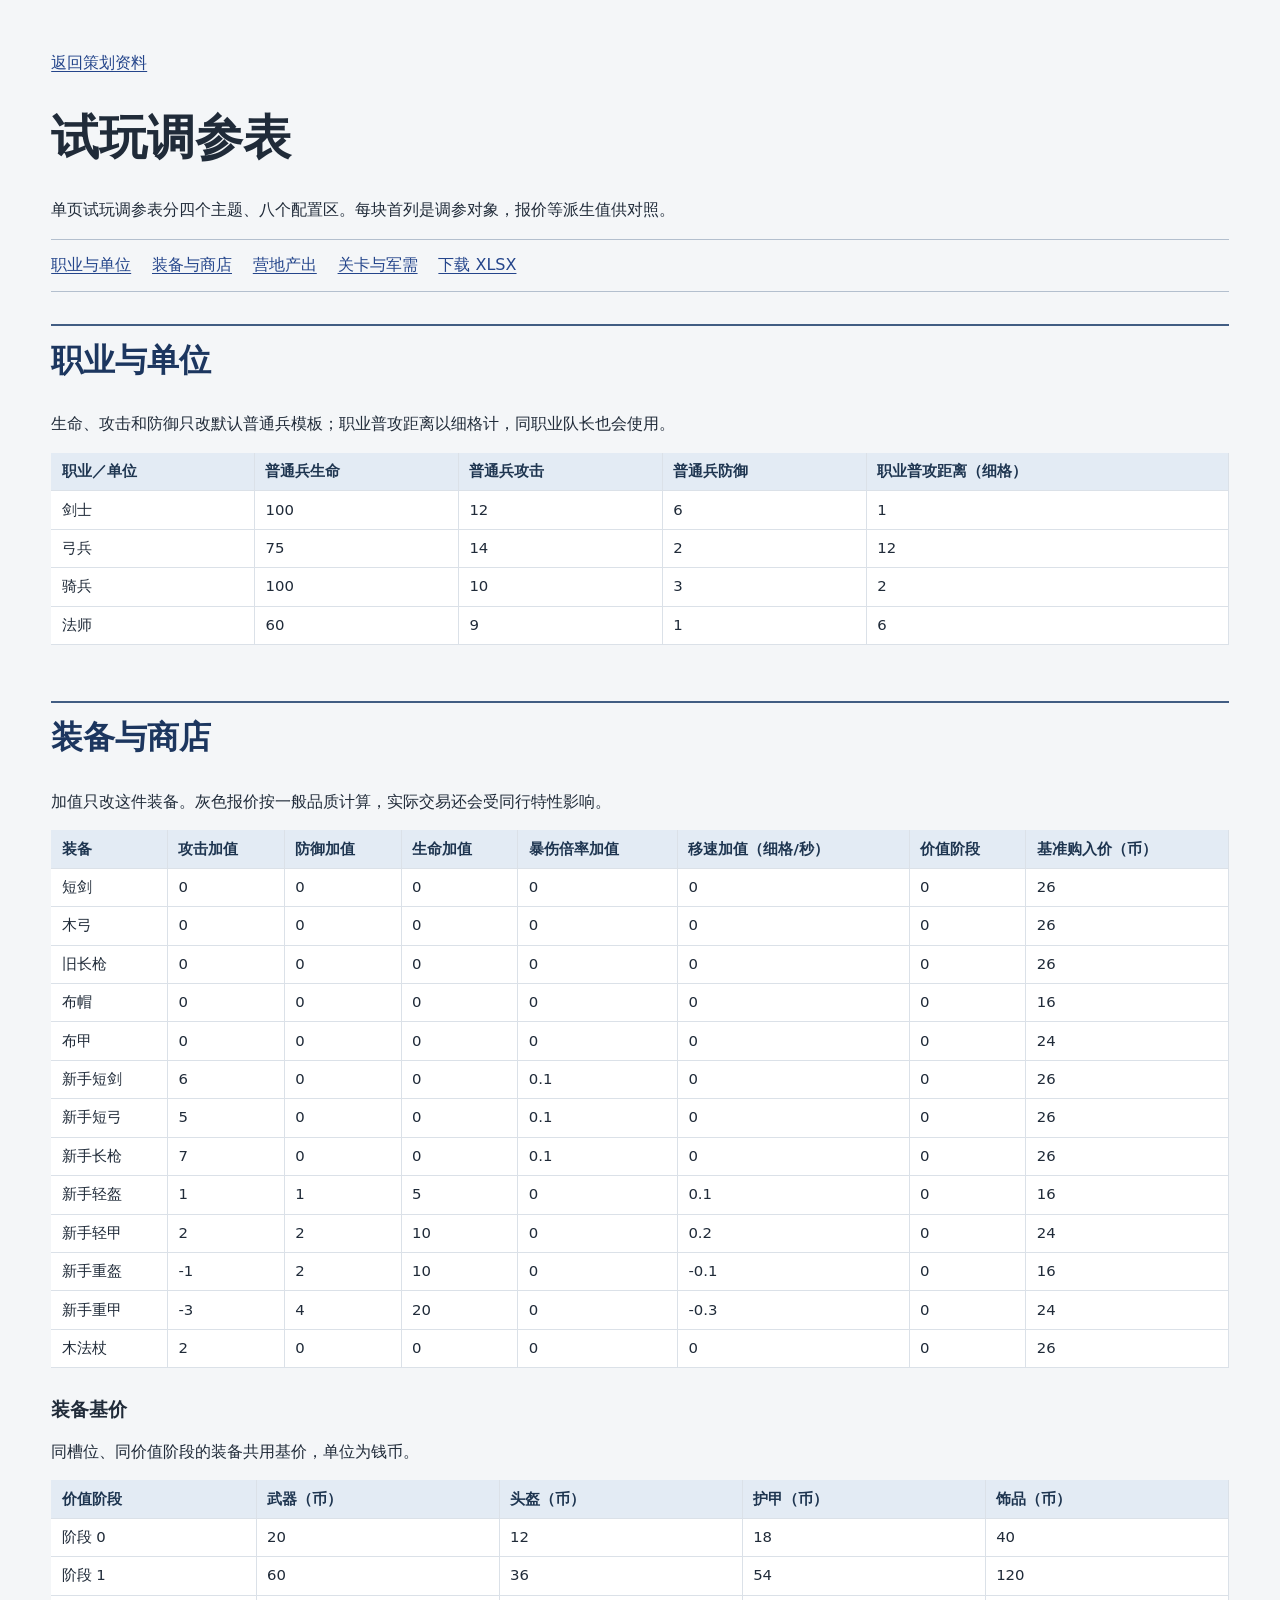
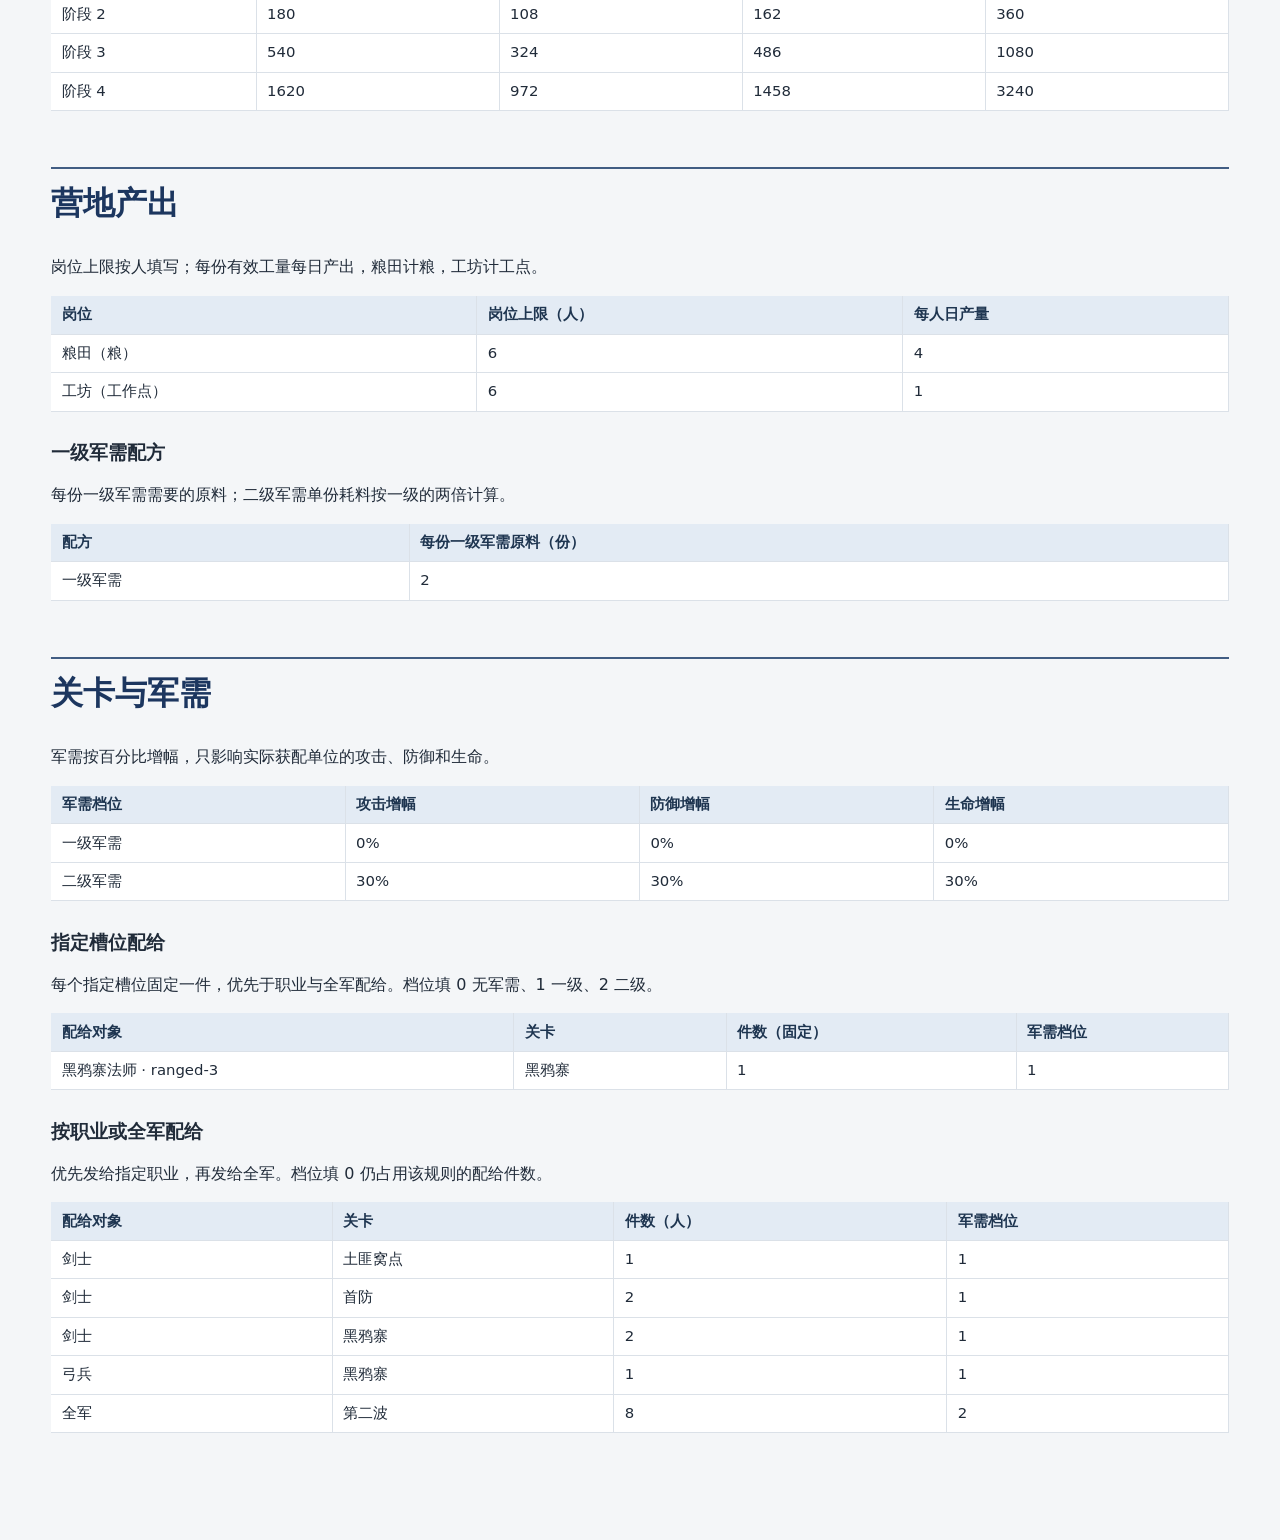
<file: read/trial-table/index.html>
<!doctype html><html lang="zh-CN"><meta charset="utf-8"><meta name="viewport" content="width=device-width,initial-scale=1"><title>试玩调参表 · 断剑归途</title><link rel="stylesheet" href="../workbook.css"><main><a href="../../index.html#materials">返回策划资料</a><h1>试玩调参表</h1><p>单页试玩调参表分四个主题、八个配置区。每块首列是调参对象，报价等派生值供对照。</p><nav><a href="#group-1">职业与单位</a><a href="#group-2">装备与商店</a><a href="#group-3">营地产出</a><a href="#group-4">关卡与军需</a><a href="../../assets/files/trial.xlsx" download="断剑归途-试玩调参表.xlsx">下载 XLSX</a></nav><section id="group-1"><h2>职业与单位</h2><p>生命、攻击和防御只改默认普通兵模板；职业普攻距离以细格计，同职业队长也会使用。</p><div class="scroll" tabindex="0"><table><thead><tr><th>职业／单位</th><th>普通兵生命</th><th>普通兵攻击</th><th>普通兵防御</th><th>职业普攻距离（细格）</th></tr></thead><tbody><tr><td>剑士</td><td>100</td><td>12</td><td>6</td><td>1</td></tr><tr><td>弓兵</td><td>75</td><td>14</td><td>2</td><td>12</td></tr><tr><td>骑兵</td><td>100</td><td>10</td><td>3</td><td>2</td></tr><tr><td>法师</td><td>60</td><td>9</td><td>1</td><td>6</td></tr></tbody></table></div></section><section id="group-2"><h2>装备与商店</h2><p>加值只改这件装备。灰色报价按一般品质计算，实际交易还会受同行特性影响。</p><div class="scroll" tabindex="0"><table><thead><tr><th>装备</th><th>攻击加值</th><th>防御加值</th><th>生命加值</th><th>暴伤倍率加值</th><th>移速加值（细格/秒）</th><th>价值阶段</th><th>基准购入价（币）</th></tr></thead><tbody><tr><td>短剑</td><td>0</td><td>0</td><td>0</td><td>0</td><td>0</td><td>0</td><td>26</td></tr><tr><td>木弓</td><td>0</td><td>0</td><td>0</td><td>0</td><td>0</td><td>0</td><td>26</td></tr><tr><td>旧长枪</td><td>0</td><td>0</td><td>0</td><td>0</td><td>0</td><td>0</td><td>26</td></tr><tr><td>布帽</td><td>0</td><td>0</td><td>0</td><td>0</td><td>0</td><td>0</td><td>16</td></tr><tr><td>布甲</td><td>0</td><td>0</td><td>0</td><td>0</td><td>0</td><td>0</td><td>24</td></tr><tr><td>新手短剑</td><td>6</td><td>0</td><td>0</td><td>0.1</td><td>0</td><td>0</td><td>26</td></tr><tr><td>新手短弓</td><td>5</td><td>0</td><td>0</td><td>0.1</td><td>0</td><td>0</td><td>26</td></tr><tr><td>新手长枪</td><td>7</td><td>0</td><td>0</td><td>0.1</td><td>0</td><td>0</td><td>26</td></tr><tr><td>新手轻盔</td><td>1</td><td>1</td><td>5</td><td>0</td><td>0.1</td><td>0</td><td>16</td></tr><tr><td>新手轻甲</td><td>2</td><td>2</td><td>10</td><td>0</td><td>0.2</td><td>0</td><td>24</td></tr><tr><td>新手重盔</td><td>-1</td><td>2</td><td>10</td><td>0</td><td>-0.1</td><td>0</td><td>16</td></tr><tr><td>新手重甲</td><td>-3</td><td>4</td><td>20</td><td>0</td><td>-0.3</td><td>0</td><td>24</td></tr><tr><td>木法杖</td><td>2</td><td>0</td><td>0</td><td>0</td><td>0</td><td>0</td><td>26</td></tr></tbody></table></div><h3>装备基价</h3><p>同槽位、同价值阶段的装备共用基价，单位为钱币。</p><div class="scroll" tabindex="0"><table><thead><tr><th>价值阶段</th><th>武器（币）</th><th>头盔（币）</th><th>护甲（币）</th><th>饰品（币）</th></tr></thead><tbody><tr><td>阶段 0</td><td>20</td><td>12</td><td>18</td><td>40</td></tr><tr><td>阶段 1</td><td>60</td><td>36</td><td>54</td><td>120</td></tr><tr><td>阶段 2</td><td>180</td><td>108</td><td>162</td><td>360</td></tr><tr><td>阶段 3</td><td>540</td><td>324</td><td>486</td><td>1080</td></tr><tr><td>阶段 4</td><td>1620</td><td>972</td><td>1458</td><td>3240</td></tr></tbody></table></div></section><section id="group-3"><h2>营地产出</h2><p>岗位上限按人填写；每份有效工量每日产出，粮田计粮，工坊计工点。</p><div class="scroll" tabindex="0"><table><thead><tr><th>岗位</th><th>岗位上限（人）</th><th>每人日产量</th></tr></thead><tbody><tr><td>粮田（粮）</td><td>6</td><td>4</td></tr><tr><td>工坊（工作点）</td><td>6</td><td>1</td></tr></tbody></table></div><h3>一级军需配方</h3><p>每份一级军需需要的原料；二级军需单份耗料按一级的两倍计算。</p><div class="scroll" tabindex="0"><table><thead><tr><th>配方</th><th>每份一级军需原料（份）</th></tr></thead><tbody><tr><td>一级军需</td><td>2</td></tr></tbody></table></div></section><section id="group-4"><h2>关卡与军需</h2><p>军需按百分比增幅，只影响实际获配单位的攻击、防御和生命。</p><div class="scroll" tabindex="0"><table><thead><tr><th>军需档位</th><th>攻击增幅</th><th>防御增幅</th><th>生命增幅</th></tr></thead><tbody><tr><td>一级军需</td><td>0%</td><td>0%</td><td>0%</td></tr><tr><td>二级军需</td><td>30%</td><td>30%</td><td>30%</td></tr></tbody></table></div><h3>指定槽位配给</h3><p>每个指定槽位固定一件，优先于职业与全军配给。档位填 0 无军需、1 一级、2 二级。</p><div class="scroll" tabindex="0"><table><thead><tr><th>配给对象</th><th>关卡</th><th>件数（固定）</th><th>军需档位</th></tr></thead><tbody><tr><td>黑鸦寨法师 · ranged-3</td><td>黑鸦寨</td><td>1</td><td>1</td></tr></tbody></table></div><h3>按职业或全军配给</h3><p>优先发给指定职业，再发给全军。档位填 0 仍占用该规则的配给件数。</p><div class="scroll" tabindex="0"><table><thead><tr><th>配给对象</th><th>关卡</th><th>件数（人）</th><th>军需档位</th></tr></thead><tbody><tr><td>剑士</td><td>土匪窝点</td><td>1</td><td>1</td></tr><tr><td>剑士</td><td>首防</td><td>2</td><td>1</td></tr><tr><td>剑士</td><td>黑鸦寨</td><td>2</td><td>1</td></tr><tr><td>弓兵</td><td>黑鸦寨</td><td>1</td><td>1</td></tr><tr><td>全军</td><td>第二波</td><td>8</td><td>2</td></tr></tbody></table></div></section></main></html>
</file>
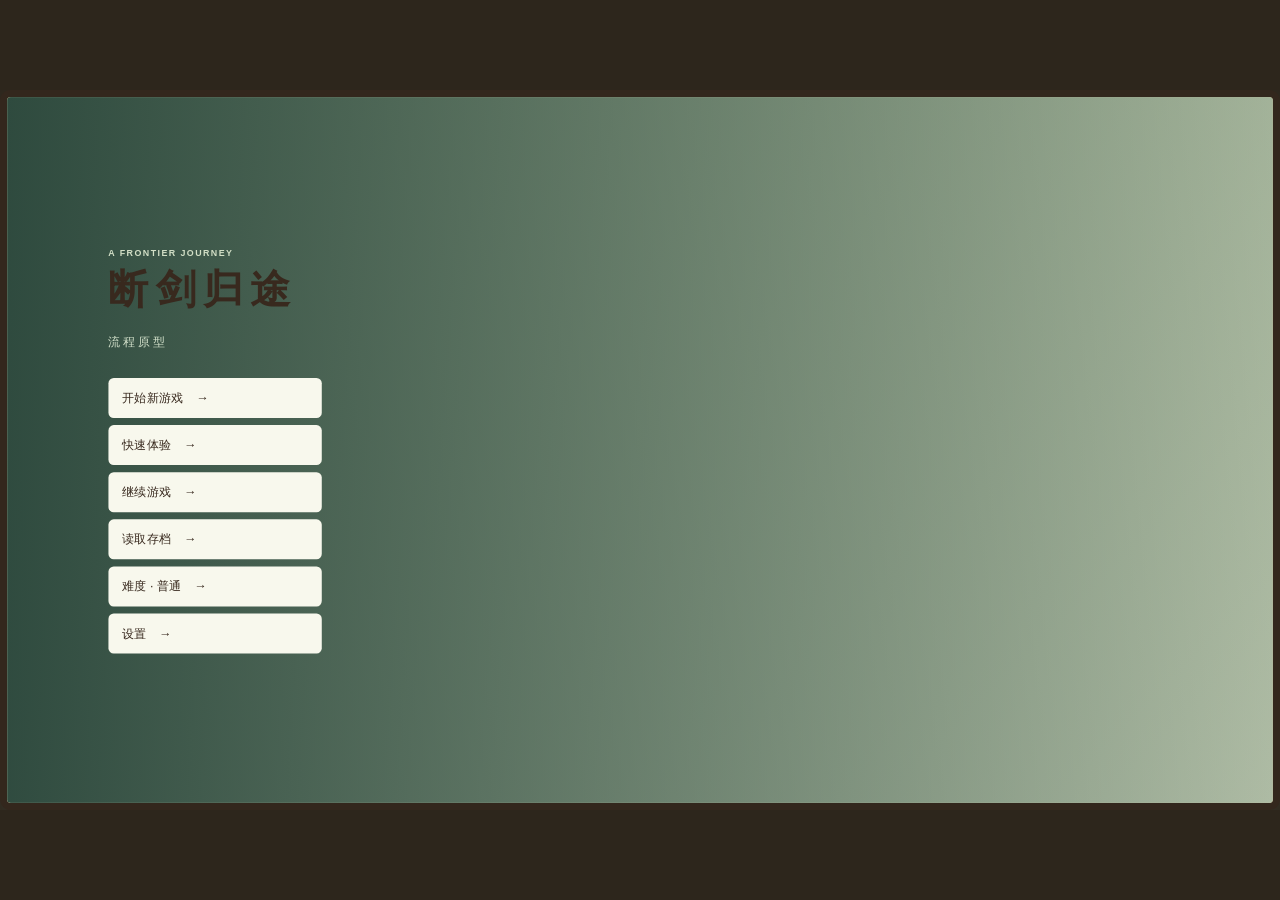
<file: assets/play/birch-camp/index.html>
<!DOCTYPE html>

<html lang="zh-CN"><head><meta charset="utf-8"/><meta content="width=device-width,initial-scale=1" name="viewport"/><title>断剑归途｜流程原型</title>
<style>
:root{--ink:#263b34;--muted:#718078;--paper:#f7f6ec;--line:#d9dfd0;--green:#426b50;--lime:#e8eddd;--gold:#d4ac60;--red:#a96354}*{box-sizing:border-box}body{margin:0;background:#e8ebe3;color:var(--ink);font:14px/1.5 'Microsoft YaHei',sans-serif}button{font:inherit;color:inherit;cursor:pointer}button:focus-visible{outline:3px solid #d4ac60;outline-offset:2px}.toolbar{max-width:1500px;margin:auto;padding:18px 25px;display:flex;justify-content:space-between;align-items:center;gap:12px}.brand b{font-size:16px}.brand small{display:block;color:var(--muted);letter-spacing:.12em}.switch{display:flex;gap:8px}.switch button,.ghost{border:1px solid #cdd5c7;background:#fafbf6;border-radius:7px;padding:8px 13px}.switch button.active{background:var(--ink);color:white}.frame{position:relative;margin:0 auto 30px;width:min(1440px,calc(100vw - 50px));height:min(810px,calc((100vw - 50px)*.5625));min-height:580px;background:#f5f5eb;box-shadow:0 20px 70px #65766938;overflow:hidden;border:8px solid #334b3d;border-radius:12px}.game{height:100%;position:relative;overflow:hidden}.topbar{height:66px;background:#fdfdf7;display:flex;align-items:center;padding:0 22px;gap:22px;border-bottom:1px solid var(--line);position:relative;z-index:2}.emblem{background:var(--green);color:white;width:38px;height:38px;border-radius:10px;display:grid;place-items:center;font-size:20px}.loc{min-width:108px}.loc strong{display:block;font-size:15px}.loc small,.stat small{color:var(--muted);font-size:11px}.resources{display:flex;gap:22px;flex:1}.stat{white-space:nowrap}.stat b{margin-left:5px}.top-action{border:0;background:var(--lime);border-radius:7px;padding:9px 12px}.scene{height:calc(100% - 66px);position:relative;background:linear-gradient(135deg,#c9d4af 0%,#dce3c5 47%,#bdcda8 100%);overflow:hidden}.scene:before{content:'';position:absolute;inset:0;background:repeating-linear-gradient(0deg,transparent 0 49px,#ffffff18 50px),repeating-linear-gradient(90deg,transparent 0 49px,#ffffff18 50px);transform:rotate(-8deg) scale(1.4)}.path{position:absolute;left:26%;top:-20%;width:17%;height:150%;transform:rotate(38deg);background:#d6c8a0;opacity:.8;border-left:12px solid #e3d8b4;border-right:12px solid #e3d8b4}.pond{position:absolute;right:7%;top:9%;width:20%;height:25%;border-radius:48% 54% 42% 55%;background:#a2c7bf;border:9px solid #dbe4c4;box-shadow:inset 0 0 0 4px #bfdad0}.tree{position:absolute;font-size:47px;filter:saturate(.7);opacity:.75}.object{position:absolute;border:0;background:transparent;text-align:center;transform:translate(-50%,-50%);min-width:100px}.object .icon{display:grid;place-items:center;font-size:43px;width:78px;height:68px;margin:auto;filter:drop-shadow(0 7px 2px #46594030)}.object .label{display:inline-block;background:#fffdf2e8;border:1px solid #ffffff;border-radius:6px;padding:3px 9px;font-size:12px;box-shadow:0 3px 8px #4b5c4420}.object:hover .label{background:#426b50;color:white}.objective{position:absolute;top:20px;left:22px;background:#fffdf2ed;border:1px solid #fff;padding:14px 16px;width:235px;border-radius:9px;box-shadow:0 5px 20px #53664b17}.eyebrow{color:#8b9b8a;font-size:10px;letter-spacing:.16em;font-weight:bold}.objective strong{display:block;margin:4px 0}.objective p{margin:0;color:var(--muted);font-size:12px}.objective .marker{color:#c58e3f}.hint{position:absolute;bottom:20px;left:22px;background:#344b3cda;color:#f5f4df;border-radius:7px;padding:8px 12px;font-size:12px}.nav{position:absolute;bottom:20px;right:22px;display:flex;gap:8px}.nav button{background:#fffdf3;border:1px solid #fff;border-radius:9px;padding:10px 15px;box-shadow:0 4px 14px #43553a24;font-weight:bold}.nav button span{color:var(--green);margin-right:6px}.side-label{position:absolute;right:24px;top:22px;color:#fff;text-shadow:0 1px 4px #586d4c;letter-spacing:.12em;font-size:11px}.shade{position:absolute;inset:66px 0 0;background:#1d3027a6;z-index:4;display:flex;align-items:center;justify-content:center;padding:18px}.panel{width:min(930px,95%);max-height:100%;background:var(--paper);border:1px solid #fff;border-radius:12px;box-shadow:0 20px 60px #1d30275e;display:flex;flex-direction:column;overflow:hidden}.panel-head{padding:20px 24px 14px;border-bottom:1px solid var(--line);display:flex;justify-content:space-between;align-items:start}.panel-head h2{margin:1px 0;font-size:22px}.panel-head p{margin:0;color:var(--muted);font-size:12px}.close{border:0;background:#e9eddf;border-radius:7px;width:34px;height:34px;font-size:18px}.panel-body{padding:20px 24px;overflow:auto;flex:1}.panel-foot{padding:12px 24px;border-top:1px solid var(--line);display:flex;gap:8px;align-items:center;justify-content:flex-end;background:#f1f3e9}.btn{border:1px solid #cbd4c4;border-radius:7px;padding:9px 14px;background:white}.btn.primary{background:var(--green);border-color:var(--green);color:white}.btn.warn{background:#a96354;color:white;border-color:#a96354}.btn:disabled{opacity:.48;cursor:not-allowed}.grid{display:grid;grid-template-columns:repeat(3,1fr);gap:12px}.card{border:1px solid var(--line);background:#fffefa;border-radius:9px;padding:15px}.card h3{margin:0 0 5px;font-size:15px}.card p{margin:4px 0 12px;color:var(--muted);font-size:12px}.card .btn{margin-top:5px}.row{display:flex;align-items:center;justify-content:space-between;gap:10px;padding:10px 0;border-bottom:1px solid #e5e9dd}.row:last-child{border-bottom:0}.sub{color:var(--muted);font-size:12px}.tag{display:inline-block;background:#e9efdf;color:#54715a;border-radius:4px;padding:2px 7px;font-size:11px}.notice{padding:12px 14px;background:#edf1e4;border-left:3px solid #95ad7e;border-radius:4px;margin:0 0 14px}.tabs{display:flex;gap:6px;flex-wrap:wrap;margin-bottom:15px}.tabs button{border:0;border-radius:6px;background:#e9eddf;padding:8px 12px}.tabs button.active{background:var(--green);color:#fff}.inventory{display:grid;grid-template-columns:repeat(3,1fr);gap:12px}.person{background:#fffefa;border:1px solid var(--line);border-radius:9px;padding:13px}.person h3{margin:0}.avatar{width:42px;height:42px;border-radius:9px;background:#dbe7d5;display:grid;place-items:center;font-size:23px}.slots{display:grid;grid-template-columns:repeat(6,1fr);gap:5px;margin-top:12px}.slot{height:39px;border:1px solid #dce2d4;background:#f3f5ec;border-radius:5px;overflow:hidden;font-size:11px}.slot.selected{border:2px solid #d4a858;background:#fff4d5}.details{margin-top:12px;background:#e8eedf;padding:13px;border-radius:7px}.battlefield{height:270px;border-radius:8px;background-color:#becbad;background-image:linear-gradient(#8fa78e55 1px,transparent 1px),linear-gradient(90deg,#8fa78e55 1px,transparent 1px);background-size:34px 34px;position:relative}.unit{position:absolute;border:3px solid white;border-radius:50%;width:42px;height:42px;background:#557d60;color:white}.unit.enemy{background:#a86457}.unit.sel{box-shadow:0 0 0 3px #d5b664}.toast{pointer-events:none;position:absolute;left:50%;bottom:18px;transform:translateX(-50%);background:#263b34;color:white;padding:9px 15px;border-radius:7px;z-index:10;white-space:nowrap}.menu-screen{height:100%;display:flex;align-items:center;padding:8%;background:linear-gradient(90deg,#223f35e8,#536f5a55),linear-gradient(135deg,#adbd9c,#dbe1c9)}.menu-screen h1{font-size:45px;letter-spacing:.18em;margin:0}.menu-screen p{color:#d1dfc9;letter-spacing:.2em}.menu-actions{display:grid;gap:8px;width:240px;margin-top:30px}.menu-actions button{text-align:left;padding:12px 15px;background:#f8f8ed;border:0;border-radius:6px}


.scene{background:#dce4d2}.scene:before{display:none}.board{position:absolute;width:1344px;height:864px;transform:translate(0,0);background-color:#d8e2cc;background-image:linear-gradient(#a9b9a4 1px,transparent 1px),linear-gradient(90deg,#a9b9a4 1px,transparent 1px);background-size:48px 48px;border:2px solid #809a80}.board:before,.board:after{content:"";position:absolute;pointer-events:none}.board:before{left:0;top:528px;width:100%;height:96px;border-block:1px dashed #b7ab89;background:#e6deca88}.board:after{left:672px;top:0;width:96px;height:100%;border-inline:1px dashed #b7ab89;background:#e6deca66}.board-object{position:absolute;z-index:2;display:flex;flex-direction:column;align-items:center;justify-content:center;gap:3px;background:#f6f5e7e8;border:2px solid #66826d;border-radius:2px;color:#344d3b;text-align:center}.board-object:hover,.board-object.near{border-color:#b18b49;background:#fff8df}.board-object strong{font-size:13px}.board-object small{font-size:10px;color:#728475}.board-object.npc{background:#e9f0df;border-style:dashed;border-radius:50%;gap:0}.board-object.npc small{display:none}.board-object.exit{padding-inline:0;background:#e8e7dc;border-style:dashed}.hero{position:absolute;z-index:3;width:28px;height:36px;transform:translate(-50%,-50%);pointer-events:none}.hero:before{content:"";position:absolute;left:8px;top:0;width:10px;height:10px;border:2px solid #304e3c;border-radius:50%;background:#f9f5dc}.hero:after{content:"";position:absolute;left:4px;top:13px;width:18px;height:18px;border:2px solid #304e3c;background:#719578;border-radius:7px 7px 3px 3px}.hero-label{position:absolute;top:37px;left:50%;transform:translateX(-50%);white-space:nowrap;color:#344d3b;background:#fdfdf0dd;padding:1px 5px;border-radius:3px;font-size:10px}.scene-label{position:absolute;right:24px;top:20px;color:#718575;font-size:11px;letter-spacing:.1em}.scene-hint{position:absolute;bottom:18px;left:20px;background:#344b3cdd;color:#f5f4df;border-radius:6px;padding:8px 11px;font-size:11px;z-index:4}.near-hint{position:absolute;left:50%;bottom:75px;transform:translateX(-50%);background:#344b3cee;color:#fff;padding:5px 10px;border-radius:5px;white-space:nowrap;z-index:4;font-size:12px}.dpad{display:none;position:absolute;bottom:12px;left:12px;width:126px;height:126px;z-index:5;touch-action:none;user-select:none}.dpad button{position:absolute;width:44px;height:44px;border:1px solid #cad5c7;background:#f7f8efe8;color:#3c5a45;border-radius:6px;font-size:20px;touch-action:none}.dpad button:active{background:#b9cdb2}.dpad [data-dir=up]{left:43px;top:0}.dpad [data-dir=left]{left:0;top:43px}.dpad [data-dir=down]{left:43px;top:86px}.dpad [data-dir=right]{left:86px;top:43px}.nav{z-index:4}.objective{z-index:4}
.territory-map{display:flex;align-items:center;gap:0;overflow-x:auto;padding:30px 4px 22px}.territory-node{position:relative;flex:1 0 115px;min-height:102px;border:2px solid #a7b9a5;background:#fdfef8;border-radius:8px;padding:12px;display:flex;flex-direction:column;justify-content:center;gap:4px;text-align:center}.territory-node.current{border-color:#426b50;background:#e1edda;box-shadow:0 0 0 3px #d2dfcb}.territory-node span,.territory-node small{font-size:10px;color:#6d8171}.territory-node strong{font-size:14px}.map-player{position:absolute;bottom:7px;width:7px;height:7px;border-radius:50%;background:#b37f32;transform:translateX(-50%)}.territory-link{width:23px;flex:none;height:2px;background:#8da98e}.world-placeholder{display:flex;align-items:center;justify-content:center;min-height:175px;background:#e5eddf;border:1px solid #d6dfd1;border-radius:8px;margin-bottom:15px}.world-node{border:2px solid #8ca18b;background:#f9fbf2;border-radius:50%;width:110px;height:110px;display:flex;align-items:center;justify-content:center;text-align:center;flex-direction:column}.world-node.current{border-color:#426b50;background:#d7e8d2}.world-dash{width:90px;border-top:2px dashed #a0b19c}.world-node small{color:#7b8e7b}
.board{transform-origin:0 0}.topbar .resources{min-width:0;overflow:auto}.top-nav{display:flex;gap:5px;flex:none}.top-nav button{white-space:nowrap;background:#edf2e7;border:1px solid #d5dfcf;border-radius:7px;padding:8px 10px;font-size:12px}.top-nav span{font-weight:bold;color:#426b50}.joystick{display:none;position:absolute;z-index:5;bottom:14px;left:16px;width:112px;height:112px;border-radius:50%;border:2px solid #b8c9b1;background:#edf2e0b8;touch-action:none;user-select:none}.stick-cross{position:absolute;inset:20%;background:linear-gradient(transparent 47%,#809b8055 48% 52%,transparent 53%),linear-gradient(90deg,transparent 47%,#809b8055 48% 52%,transparent 53%);border-radius:50%}.stick-knob{position:absolute;top:50%;left:50%;width:40px;height:40px;border-radius:50%;background:#66856ad9;border:2px solid #fff;transform:translate(-50%,-50%);pointer-events:none}.joystick span{position:absolute;left:50%;bottom:-17px;transform:translateX(-50%);font-size:10px;color:#344b3c}.board-object.door{background:#e9e4d0;border:3px double #8d7957}.nested-ruins{border:1px dashed #8d7957;border-radius:4px;margin-top:6px;padding:3px;color:#715d41;background:#f3ecdb;font-size:11px}.nested-ruins.inside{border:2px solid #b0803e;background:#f8eac6}.nested-ruins small{font-size:9px}.territory-node{min-height:125px}

.resource-stat{min-width:64px;flex:none;border:0;background:transparent;text-align:left;padding:5px 6px;border-radius:6px;white-space:nowrap;font-size:12px}.resource-stat:hover,.resource-stat.active{background:#e5ede0}.resource-stat b{font-size:13px}.resource-stat small{display:block;font-size:10px;color:#728679}.resources{gap:4px;scrollbar-width:thin}.topbar{gap:8px}.loc{min-width:72px}.resource-popover{position:absolute;z-index:8;top:calc(100% - 2px);left:100px;width:300px;max-height:calc(100vh - 140px);overflow:auto;background:#fffef8;border:1px solid #d4dfcf;border-radius:8px;box-shadow:0 12px 35px #253c302e;padding:13px 15px}.resource-popover.wide{width:390px}.resource-popover header{display:flex;justify-content:space-between;align-items:center;border-bottom:1px solid #e0e8da;padding-bottom:8px}.resource-popover header button{border:0;background:#edf2e7;border-radius:5px;font-size:18px;width:28px;height:28px}.resource-popover .row{padding:7px 0}.calendar-grid{display:grid;grid-template-columns:repeat(5,1fr);gap:6px;margin-top:12px}.calendar-day{height:55px;background:#f3f6ed;border-radius:5px;display:flex;flex-direction:column;align-items:center;justify-content:center}.calendar-day span{width:26px;height:26px;display:grid;place-items:center;border:2px solid transparent;border-radius:50%}.calendar-day.raid span{border-color:#bd524d;color:#9d3633}.calendar-day.today{background:#dceada;font-weight:bold}.calendar-day small{height:14px;font-size:9px;color:#a04c47}.map-region{flex:1 0 125px;position:relative;padding-top:28px}.region-name{position:absolute;top:0;left:0;right:0;text-align:center;font-weight:bold;font-size:12px}.territory-node{height:130px;min-height:0;display:block;position:relative;padding:12px}.territory-node.current{background:#e1edda}.territory-map{align-items:center}.territory-link{margin-top:28px}.map-exit{position:absolute;width:18px;height:18px;border-radius:50%;padding:0;z-index:2;transform:translate(-50%,-50%);border:2px solid #fff;box-shadow:0 0 0 1px #6a8792}.map-exit.blue{background:#3c83c7;top:50%}.map-exit.west{left:0}.map-exit.east{left:100%}.map-exit.yellow{background:#e3b63d;top:50%;box-shadow:0 0 0 1px #a8882a}.map-exit.building{left:0}.map-exit.inside-door{left:100%}.nested-ruins{position:absolute;left:22%;right:12%;top:30%;height:55%;margin:0;padding:3px;display:flex;align-items:center;justify-content:center;text-align:center}.map-player{bottom:10px}
.topbar{z-index:6}.stamina-stat{display:flex;align-items:flex-start;flex:none}.stamina-plus{border:0;background:#e4eee1;color:#426b50;border-radius:4px;width:20px;height:20px;margin:4px 2px 0 0;padding:0;line-height:20px}.nested-ruins>span{position:absolute;bottom:100%;left:0;right:0;white-space:nowrap;text-align:center;font-size:10px;color:#715d41}
.resource-popover{left:0;max-width:calc(100% - 8px)}.territory-map{position:relative}.map-lines{position:absolute;inset:0;z-index:0;pointer-events:none;overflow:visible}.map-lines line{stroke:#8da98e;stroke-width:2}.territory-link{background:transparent}.map-region{z-index:1}.map-exit.blue,.map-exit.yellow{transform:translate(-50%,-50%)}.map-player{position:absolute;width:9px;height:9px;border:2px solid white;border-radius:50%;background:#b37f32;transform:translate(-50%,-50%);z-index:3}.nested-ruins{left:45%;right:5%;top:18%;height:57%}
.party-view{position:absolute;z-index:5;inset:66px 0 0;background:#e5ebe0;padding:10px 12px;overflow:hidden}.party-columns{height:100%;display:grid;grid-template-columns:repeat(3,minmax(0,1fr));gap:10px}.party-member{min-width:0;height:100%;overflow:hidden;border:1px solid #cbd9c8;background:#f8faf2;border-radius:7px;padding:10px;display:flex;flex-direction:column;gap:7px}.member-heading{display:flex;align-items:center;gap:9px;min-height:38px}.member-heading strong{display:block;font-size:15px}.member-heading small{display:block;color:#718078;font-size:10px}.member-portrait{width:38px;height:38px;display:grid;place-items:center;background:#dbe8d8;color:#426b50;border-radius:6px;font-size:18px}.gear-grid{display:grid;grid-template-columns:repeat(3,minmax(0,1fr));grid-template-rows:repeat(2,minmax(36px,1fr));gap:4px;flex:1;max-height:150px}.gear-cell{min-width:0;overflow:hidden;text-align:left;border:1px solid #d5dfcf;background:#eef3e9;border-radius:5px;padding:3px 6px}.gear-cell small{display:block;color:#7d8e7a;font-size:10px;line-height:1.2}.gear-cell b{display:block;overflow:hidden;text-overflow:ellipsis;white-space:nowrap;font-size:11px}.gear-cell:disabled{opacity:.45}.bag-label{display:flex;justify-content:space-between;align-items:center;font-size:11px;color:#607865}.bag-grid{display:grid;grid-template-columns:repeat(6,minmax(0,1fr));grid-template-rows:repeat(4,minmax(0,1fr));gap:4px;flex:2;min-height:0}.bag-cell{min-width:0;min-height:0;overflow:hidden;border:1px solid #d4dfcf;background:#f0f4eb;border-radius:4px;font-size:11px;padding:2px;word-break:break-all}.bag-cell.chosen,.gear-cell.chosen{border:2px solid #b28a42;background:#fff3d6}.bag-selected{min-height:30px;display:flex;align-items:center;gap:5px;flex-wrap:wrap;font-size:10px}.bag-selected span{color:#80907d}.bag-selected .btn{padding:3px 7px;font-size:10px}
.frame{height:min(810px,calc((100vw - 50px)*.5625),calc(100vh - 105px));min-height:0}
.panel-head{padding:8px 14px;align-items:center}.panel-head h2{font-size:16px;line-height:1.3}.panel-head .close{width:30px;height:30px}.panel-body{padding:12px 16px}.panel-foot{padding:8px 16px}
.menu-shade{position:absolute;inset:66px 0 0;z-index:4;background:#1d302755;display:flex;justify-content:flex-end}.menu-drawer{height:100%;width:min(260px,42%);background:#f7f8ef;border-left:1px solid #d5dfd0;padding:12px;display:flex;flex-direction:column;gap:5px}.menu-drawer button{border:0;background:transparent;border-radius:6px;text-align:left;padding:12px 14px;min-height:44px}.menu-drawer button:hover{background:#e4eddf}.menu-drawer button:last-child{margin-top:auto;border-top:1px solid #d8e1d4;border-radius:0;color:#85574e}
.objective{padding:0;width:220px;overflow:hidden;pointer-events:auto}.objective-head{width:100%;border:0;background:transparent;display:flex;justify-content:space-between;align-items:center;padding:8px 11px;font-size:12px;font-weight:bold}.objective-content{padding:0 11px 9px}.objective-content strong{font-size:12px;margin:1px 0 3px}.objective-content p{font-size:11px}.objective.folded{width:130px}.quest-groups{display:grid;gap:12px}.quest-group h3{margin:0 0 5px;font-size:12px;color:#718078}.quest-row{display:flex;justify-content:space-between;align-items:center;text-align:left;gap:12px;width:100%;padding:10px 12px;border:1px solid #dce4d7;border-radius:7px;background:#fffefa}.quest-row.tracking{border-color:#8eae8c;background:#eef5e9}.quest-row b,.quest-row small{display:block}.quest-row small{color:#718078;margin-top:2px}.quest-row>span:last-child{white-space:nowrap;color:#426b50;font-size:11px}
.party-member{--cell:min(52px,calc((100vh - 260px)/7.5),calc((100vw - 130px)/18));align-items:center;gap:5px}.member-heading{min-height:24px;width:100%;justify-content:center;gap:8px}.member-heading strong{font-size:14px}.member-heading small{display:inline}.equip-layout{width:100%;display:grid;grid-template-columns:var(--cell) minmax(38px,1fr) var(--cell);gap:6px;align-items:stretch;justify-content:center;max-width:280px}.gear-column{display:grid;grid-template-rows:repeat(3,var(--cell));gap:4px}.gear-cell,.bag-cell{width:var(--cell);height:var(--cell);aspect-ratio:1;border-radius:7px;flex:none;text-align:center;padding:2px}.gear-cell small{font-size:9px}.gear-cell b{font-size:10px}.character-figure{position:relative;min-width:0;max-width:135px;margin:0 auto;width:100%;height:100%;border:1px solid #d5e0d0;border-radius:8px;background:linear-gradient(#eaf2e6,#dde9d8);overflow:hidden}.figure-head{position:absolute;width:28%;aspect-ratio:1;left:36%;top:12%;border:2px solid #749174;border-radius:50%;background:#f4f5e9}.figure-body{position:absolute;width:43%;height:41%;left:28.5%;top:40%;border:2px solid #749174;border-radius:35% 35% 10% 10%;background:#a9c1a5}.figure-legs{position:absolute;width:31%;height:15%;left:34.5%;top:77%;border-left:3px solid #749174;border-right:3px solid #749174}.bag-label{width:min(100%,calc(var(--cell)*6 + 20px));font-size:10px}.bag-grid{flex:none;width:min(100%,calc(var(--cell)*6 + 20px));grid-template-columns:repeat(6,var(--cell));grid-template-rows:repeat(4,var(--cell));gap:4px;justify-content:center}.bag-cell{font-size:10px}.bag-selected{min-height:23px;justify-content:center;line-height:1.2}
.achievement-toast{position:absolute;z-index:20;top:8%;left:50%;transform:translateX(-50%);padding:12px 18px;background:#395a43;color:white;border-radius:8px;animation:achievement 3.6s ease both}@keyframes achievement{0%{opacity:0;transform:translate(-50%,-80px)}15%,80%{opacity:1;transform:translate(-50%,0)}100%{opacity:0;transform:translate(-50%,-80px)}}.npc-person{display:block;width:13px;height:19px;border:2px solid #66826d;border-radius:7px 7px 3px 3px;background:#c9ddc5;position:relative}.npc-person:before{content:"";position:absolute;width:8px;height:8px;left:1px;top:-10px;border:2px solid #66826d;border-radius:50%;background:inherit}.npc-person.ahe{background:#fff}.npc-person.azhu{background:#e7a361}.board-object.npc{border:0;background:transparent;overflow:visible}.board-object.npc strong{font-size:10px;background:#fffdf2dd}.task-arrow{position:absolute;z-index:5;font-size:25px;text-shadow:0 1px 3px #263b34;pointer-events:none}#battlefield:before{content:"己方部署区";position:absolute;left:0;top:0;width:39%;height:100%;background:#668c7822;border-right:1px dashed #668c78;color:#64806a;font-size:10px;padding:5px;box-sizing:border-box;pointer-events:none}.board{width:940.8px;height:604.8px}.board:before{top:370px;height:67px}.board:after{left:470px;width:67px}.item-menu{position:absolute;z-index:9;width:158px;max-height:calc(100% - 8px);overflow:auto;background:#fffef8;border:1px solid #cad9c6;border-radius:7px;box-shadow:0 8px 25px #243b3455;padding:8px;display:flex;flex-direction:column;gap:3px}.item-menu small{color:#748779}.item-menu button{text-align:left;border:0;background:#edf3e9;border-radius:4px;padding:5px}.party-member{container-type:inline-size}.bag-grid{grid-template-columns:repeat(6,minmax(0,1fr));grid-template-rows:repeat(4,auto);width:100%;gap:3px}.bag-cell{width:100%;height:auto;aspect-ratio:1}.bag-label{width:100%}@container (max-width: 275px){.bag-grid{grid-template-columns:repeat(4,minmax(0,1fr));grid-template-rows:repeat(6,auto);width:min(100%,calc((100vh - 340px)*.65))}}@container (max-width:275px){.bag-grid{width:min(100%,calc(var(--cell)*4 + 9px))}}.party-member{overflow:auto}.battle-screen{position:absolute;inset:0;z-index:12;background:#d5dfcb;display:flex;flex-direction:column;gap:5px;padding:8px}.battle-top,.battle-bottom{display:flex;align-items:center;gap:8px;background:#f7f8ef;border-radius:6px;padding:5px 9px}.battle-top b{margin-right:auto}.battle-screen .battlefield{flex:1;height:auto;min-height:0}.battle-screen>.row{display:none}.battle-bottom .btn{padding:7px 10px}.party-view{inset:auto auto auto 50%;top:calc(50% + 33px);transform:translate(-50%,-50%);height:min(560px,calc(100% - 82px));width:min(calc(100% - 16px),calc(var(--members)*320px + 24px));padding:8px;background:#e5ebe0;border:1px solid #cbd9c8;border-radius:10px;box-shadow:0 12px 36px #243b3450}.party-columns{gap:6px}.party-member{--cell:min(48px,19cqw);gap:4px;padding:6px}.equip-layout{grid-template-columns:var(--cell) minmax(0,1fr) var(--cell);max-width:300px;align-items:center}.gear-column{grid-template-rows:repeat(3,var(--cell));gap:3px}.gear-cell{width:var(--cell);height:var(--cell)}.character-figure{width:min(100%,144px);height:auto;aspect-ratio:1;max-width:none}.bag-label{width:100%;gap:3px}.bag-label span{display:flex;gap:2px}.bag-label button{border:0;background:#e3edde;border-radius:4px;padding:3px 4px;font-size:10px;white-space:nowrap}.bag-grid{width:min(100%,306px);display:grid;grid-template-columns:repeat(6,minmax(0,1fr));grid-template-rows:none;grid-auto-rows:auto;gap:3px}.bag-cell{position:relative;width:100%;height:auto;aspect-ratio:1;line-height:1.1;word-break:normal;overflow-wrap:anywhere}.stack-count{position:absolute;right:2px;bottom:1px;font-size:9px}.item-menu input{width:54px}.item-menu label{font-size:11px}@container (max-width:275px){.bag-grid{width:min(100%,200px);grid-template-columns:repeat(4,minmax(0,1fr));grid-template-rows:none}}.person-detail{position:absolute;z-index:10;left:50%;top:50%;transform:translate(-50%,-50%);width:min(240px,90%);padding:16px;background:#fffef8;border:1px solid #cbd9c8;border-radius:8px;box-shadow:0 8px 25px #243b3455}.person-detail button{float:right;border:0;background:#e3edde;border-radius:4px}.person-detail p{margin:8px 0}.person-detail small{color:#718078}.npc-person{width:28px;height:36px;border:0;background:none;--person:#c9ddc5}.npc-person.ahe{--person:#fff;background:none}.npc-person.azhu{--person:#e7a361;background:none}.npc-person:before{left:8px;top:0;width:10px;height:10px;border:2px solid #304e3c;background:var(--person)}.npc-person:after{content:"";position:absolute;left:4px;top:13px;width:18px;height:18px;border:2px solid #304e3c;background:var(--person);border-radius:7px 7px 3px 3px}.battle-screen{gap:5px}.battle-top{flex-wrap:wrap;font-size:11px}.battle-top b{margin-right:4px}.ally-count{color:#2568a4}.enemy-count{color:#ae4545;margin-left:auto}.battle-main{display:flex;flex:1;min-height:0;gap:6px;container-type:size}.battle-roster{width:145px;flex:none;display:flex;flex-direction:column;gap:5px}.captain-row{display:flex;gap:3px}.captain-card{width:75px;min-height:64px;border:1px solid #9bb19a;border-radius:6px;background:#f6f8ef}.captain-card.chosen{outline:2px solid #d0ab5e}.captain-card small{display:block;font-size:9px}.captain-row>div{display:flex;flex-direction:column;gap:3px}.captain-row>div button{border:1px solid #becdb9;border-radius:4px;background:#f6f8ef;font-size:10px;padding:4px}.battle-screen .battlefield{flex:none;aspect-ratio:20/12;width:min(calc(100cqw - 151px),166.6667cqh);height:auto;align-self:center;background-size:5% 8.333333%;overflow:hidden}.battle-screen #battlefield:before{width:35%}.battle-screen .unit{width:min(4%,32px);height:auto;aspect-ratio:1;transform:translate(-50%,-50%);border-width:2px;font-size:11px;z-index:2}.cell-selected{position:absolute;width:5%;height:8.333333%;border:3px solid #ffe382;z-index:1;pointer-events:none}.soldier-info{position:absolute;right:12px;bottom:12px;background:#fffef3;padding:9px;border-radius:6px;font-size:11px}.soldier-info p{margin:3px}.soldier-info button,.battle-detail header button{float:right}.battle-detail-shade{position:absolute;inset:0;z-index:5;background:#263b3488;display:grid;place-items:center}.battle-detail{width:min(780px,95%);max-height:94%;overflow:auto;background:#f8faf2;border-radius:8px;padding:10px}.battle-detail header{display:flex;justify-content:space-between}.battle-detail-columns{display:grid;grid-template-columns:minmax(190px,300px) 1fr;gap:12px}.battle-detail .party-member{height:auto}.battle-detail h3{margin:8px 0;font-size:13px}.soldier-row{display:block;width:100%;text-align:left;padding:5px;margin:3px 0}.game>.toast{z-index:30}.status-dot{color:#4b8757}.battle-screen .unit{border:0;border-radius:0;background:transparent;box-shadow:none;overflow:visible;--figure:#719578}.battle-screen .unit[data-battle-unit="1"]{--figure:#fff}.battle-screen .unit[data-battle-unit="2"]{--figure:#e7a361}.battle-screen .unit.enemy{--figure:#c36f66}.battle-screen .unit:before{content:"";position:absolute;left:32%;top:0;width:36%;height:30%;border:2px solid #304e3c;border-radius:50%;background:var(--figure)}.battle-screen .unit:after{content:"";position:absolute;left:18%;top:35%;width:64%;height:52%;border:2px solid #304e3c;border-radius:30% 30% 8% 8%;background:var(--figure)}.battle-screen .unit span{position:absolute;top:90%;left:50%;transform:translateX(-50%);font-size:9px;line-height:1;background:#fffdf2cc;color:#263b34;border-radius:2px;z-index:2}.captain-card .npc-person{display:block;margin:0 auto;height:32px}.captain-card .captain-main{--person:#719578}.board-object.npc strong{position:absolute;top:calc(50% + 19px);left:50%;transform:translateX(-50%);white-space:nowrap;z-index:5;padding:1px 4px;border-radius:3px;line-height:1.2}.battle-top .enemy-count{margin-left:0}.battle-versus{display:flex;justify-content:center;align-items:center;gap:8px;flex:1}.battle-versus button{border:0;background:#e5eddf;border-radius:4px;padding:4px 8px;font-weight:bold}.market-panel{width:min(850px,98%);height:min(470px,100%);background:#f7f6ec;border-radius:9px;padding:12px;display:flex;flex-direction:column}.market-panel header{display:flex;justify-content:space-between}.market-layout{display:grid;grid-template-columns:minmax(120px,1fr) 2fr;gap:12px;min-height:0;flex:1}.merchant{display:flex;flex-direction:column;gap:8px;align-items:center;justify-content:center}.merchant .character-figure{width:min(100%,150px);height:auto;aspect-ratio:1;flex:none}.merchant-speech{background:#e8eedf;border-radius:6px;padding:10px;width:100%}.market-items{overflow:auto}.market-items nav{display:flex;gap:5px}.battle-detail-shade{pointer-events:none}.battle-detail{pointer-events:auto}.quantity{display:inline-flex;align-items:center;gap:2px}.quantity input{width:48px;text-align:center}.quantity button{padding:3px 8px}.market-items .row>span:last-child{display:flex;align-items:center;gap:4px}.market-panel header{min-height:28px}.merchant>b{font-size:15px}.dialogue-shade{position:absolute;inset:0;z-index:25;background:transparent;display:flex;align-items:flex-end;justify-content:center;padding:12px;pointer-events:auto}.dialogue-box{width:min(80%,1050px);max-height:65%;display:grid;grid-template-columns:130px 1fr;gap:14px;padding:12px;background:#263b34ef;border:1px solid #9d9a72;border-radius:6px;color:#f2f2df;box-shadow:0 8px 28px #17251e77}.dialogue-person{display:flex;flex-direction:column;align-items:center;gap:6px}.dialogue-person .character-figure{width:90px;max-height:90px;aspect-ratio:1}.dialogue-main{min-height:0;overflow:auto}.dialogue-text{padding:5px 0;white-space:pre-wrap}.dialogue-options{display:flex;flex-direction:column;gap:3px}.dialogue-options button{min-height:44px;text-align:left;background:#425e4b;color:#f7f5e8;border:1px solid #778b70;padding:5px 10px}.dialogue-options button:hover,.dialogue-options button:focus{background:#a98c4d;color:#fff;outline:2px solid #ead8a8}.dialogue-options button:disabled{opacity:.45}.dialogue-main small{color:#c2cdbb}.trade-content{display:flex;flex-direction:column;min-width:0;min-height:0}.trade-content nav{display:flex;gap:4px}.trade-columns{display:grid;grid-template-columns:minmax(0,1fr) minmax(135px,.85fr);gap:8px;flex:1;min-height:0;padding-top:8px}.trade-list{overflow:auto}.trade-entry{width:100%;display:block;text-align:left;padding:9px;border:1px solid #6e826c;background:#e8eee2;border-radius:4px}.trade-entry.selected{border-color:#bd9c58;background:#d8e6d4}.trade-detail{overflow:auto;background:#edf2e7;border:1px solid #bdcab8;border-radius:5px;padding:10px}.trade-detail p{font-size:12px}.trade-detail .quantity{margin-bottom:6px}.dialogue-options{counter-reset:dialogue-option}.dialogue-options button::before{counter-increment:dialogue-option;content:counter(dialogue-option) ". ";color:#dfc484}.dialogue-box button:focus-visible{outline:2px solid #f6df9d;outline-offset:1px}.dialogue-text{overflow-wrap:anywhere}.frame{container-type:inline-size}@container (max-width:1000px){.topbar{padding:0 10px;gap:3px}.loc{min-width:46px}.loc small{display:none}.resource-stat{min-width:55px;font-size:10px;padding:3px 4px}.resource-stat b{font-size:11px}.resource-stat small{font-size:9px}.top-nav{gap:3px}.top-nav button{padding:6px 5px;font-size:11px}.top-action{padding:8px 7px;font-size:11px}}.dialogue-box{position:relative}.dialogue-close{position:absolute;right:8px;top:8px;z-index:1;border:0;border-radius:5px;background:#e9eddf;color:#263b34;padding:4px 10px;font-size:18px}.game-confirm{position:absolute;inset:0;z-index:100;background:#182a22a6;display:grid;place-items:center;padding:12px}.game-confirm-box{width:min(420px,95%);background:var(--paper);padding:16px;border-radius:12px;box-shadow:0 12px 40px #1d302788}.game-confirm-box p{white-space:pre-line}.game-confirm-box header{display:flex;justify-content:space-between;align-items:center}.game-confirm-box header button{border:0;background:#e9eddf;border-radius:6px;padding:4px 10px;font-size:20px}.game-confirm-box footer{display:flex;justify-content:flex-end;gap:8px}.reward-row{display:block;padding:8px}.market-panel{width:min(960px,95%)}.market-panel>header{display:flex;justify-content:flex-end}.panel{width:min(780px,95%)}.battle-top{display:grid;grid-template-columns:minmax(min-content,1fr) minmax(0,500px) minmax(min-content,1fr);position:relative}.battle-top>b{justify-self:start}.battle-versus{display:grid;grid-template-columns:minmax(0,1fr) auto minmax(0,1fr);width:100%;min-width:0;justify-self:center}.battle-versus span{min-width:0;overflow-wrap:anywhere}.battle-versus span:first-child{text-align:right}.battle-versus .enemy-count{margin-left:0}.battle-controls{display:flex;justify-content:flex-end;align-items:center;gap:5px;flex-wrap:wrap}.battle-versus span{white-space:normal}.battlefield{overflow:hidden}.battlefield-inner{position:absolute;inset:0;transform-origin:center;background-color:#becbad;background-image:linear-gradient(#8fa78e55 1px,transparent 1px),linear-gradient(90deg,#8fa78e55 1px,transparent 1px);background-size:5% 8.333333%}.battle-screen #battlefield{background-image:none}.battle-screen #battlefield:before{display:none}.battlefield-inner:before{content:"己方部署区";position:absolute;left:0;top:0;width:35%;height:100%;background:#668c7822;border-right:1px dashed #668c78;color:#64806a;font-size:10px;padding:5px;box-sizing:border-box;pointer-events:none}.scene .board{will-change:transform}.troop-stat small{display:flex;gap:5px;color:var(--ink);font-size:11px;font-weight:600}.formation-toolbar{display:flex;align-items:center;justify-content:space-between;gap:12px;margin-bottom:14px;flex-wrap:wrap}.formation-info{display:flex;align-items:center;flex-wrap:wrap;gap:5px 14px;flex:1;min-width:0}.formation-remaining{font-size:13px}.formation-warning{color:#a14e3e;font-size:13px}.formation-actions{display:flex;gap:8px;align-items:center;margin-left:auto;flex:none}.formation-table-wrap{overflow:auto;border:1px solid var(--line);border-radius:9px}.formation-table{border-collapse:collapse;width:100%;table-layout:fixed;background:#fffef9}.formation-table th,.formation-table td{padding:12px 8px;text-align:center;border-bottom:1px solid var(--line)}.formation-table tr:last-child th,.formation-table tr:last-child td{border-bottom:0}.formation-table th:first-child{width:19%;text-align:left}.formation-table thead{background:#e8eddd}.formation-cell{display:flex;align-items:center;justify-content:center;gap:4px}.formation-cell button{min-width:34px;padding:6px}.formation-cell input{width:58px;min-width:0;text-align:center;font:700 22px/1.2 'Microsoft YaHei',sans-serif;color:var(--ink);border:1px solid #cbd4c4;background:white;border-radius:6px;padding:5px 2px;appearance:textfield}.formation-cell input::-webkit-inner-spin-button,.formation-cell input::-webkit-outer-spin-button{-webkit-appearance:none;margin:0}@container (max-width:1000px){.topbar{padding:0 6px}.topbar .resources{gap:2px}.resource-stat{min-width:0;padding:3px 2px}.troop-stat small{font-size:10px}.loc{min-width:42px}.top-nav button{padding:5px 4px}}@container (max-width:600px){.formation-table{min-width:520px}}
.resource-popover.troops-pop{width:500px;max-width:calc(100% - 8px)}.troops-pop .row>span:first-child{flex:none;white-space:nowrap}.troops-pop .row>span:last-child{white-space:nowrap}
.formation-layout{display:grid;grid-template-columns:minmax(0,2fr) minmax(170px,1fr);gap:10px;min-height:0}.formation-table-wrap{min-width:0}.formation-table th,.formation-table td{padding:9px 3px}.formation-cell{gap:3px}.formation-cell input{min-width:0}.formation-cell input.low-health{color:#b4362c}.formation-roster{border:1px solid var(--line);border-radius:9px;background:#fffef9;padding:10px;min-width:0;display:flex;flex-direction:column;max-height:340px}.formation-units{overflow:auto}.formation-unit{display:grid;grid-template-columns:1fr auto 1fr;gap:6px;padding:7px 0;border-bottom:1px solid var(--line);font-size:12px}.formation-unit span:last-child{text-align:right}
.market-shade{background:#1c3026bb}.market-panel{width:min(1120px,98%);height:min(560px,96%);background:transparent;padding:10px}.market-layout{grid-template-columns:minmax(120px,170px) minmax(0,1fr);gap:12px}.merchant{justify-content:center}.merchant>b,.merchant-speech{background:#edf2e7;border-radius:5px;padding:8px;width:100%;text-align:center}.merchant .character-figure{width:min(100%,150px);aspect-ratio:3/4;max-height:220px}.trade-content{min-width:0;display:flex;flex-direction:column}.trade-header{display:flex;align-items:center;gap:6px;min-height:44px}.trade-header nav,.trade-members{display:flex;gap:3px}.trade-header>button:last-child{margin-left:auto}.trade-columns{display:grid;grid-template-columns:minmax(0,1fr) minmax(160px,.9fr);gap:8px;min-height:0;flex:1}.trade-main{display:flex;flex-direction:column;min-height:0;gap:8px}.trade-list{flex:1;min-height:0;background:#e6eddf;border-radius:6px;padding:5px}.trade-entry{display:flex;justify-content:space-between;gap:5px}.trade-detail{position:relative;min-height:120px;flex:none}.trade-gold{position:absolute;right:calc(100% + 4px);top:0;background:#d6c78c;border-radius:4px;padding:3px 8px;width:max-content}.trade-detail{overflow:visible}.trade-bag{background:#e6eddf;border-radius:6px;padding:8px;overflow:auto}.trade-bag-grid{display:grid;grid-template-columns:repeat(4,minmax(0,1fr));gap:3px;margin-top:8px}.trade-bag-cell{position:relative;aspect-ratio:1;min-width:0;background:#fafbf4;border:1px solid #b6c8af;border-radius:4px;overflow-wrap:anywhere}.trade-bag-cell small{position:absolute;right:2px;bottom:1px}.trade-bag-cell.selected,.forge-row button.selected{outline:2px solid #b5964e}.forge-row{display:grid;grid-template-columns:55px repeat(3,minmax(0,1fr));gap:3px;align-items:center;margin-bottom:5px}.forge-row button{min-width:0;padding:5px}
.market-layout{align-items:stretch}.merchant{justify-content:flex-start;gap:8px}.merchant>b{min-height:42px;display:grid;place-items:center}.merchant .character-figure{margin:0 auto}.trade-bag{display:flex;flex-direction:column;min-height:0;overflow:hidden}.trade-bag-header{display:flex;align-items:center;gap:4px;min-height:42px;flex:none}.trade-bag-header>button:last-child{margin-left:auto}.trade-members{display:flex;gap:3px;min-width:0}.trade-bag-grid,.officer-soldiers{overflow:auto;min-height:0}.trade-modes{display:flex;gap:4px;flex:none}.trade-detail{padding-bottom:38px}.trade-gold{left:10px;right:auto;top:auto;bottom:8px}.trade-controls{display:flex;flex-wrap:wrap;align-items:center;gap:5px}.officer-soldiers{flex:1}
.merchant{padding-top:8px}.merchant>b{box-sizing:border-box;min-height:0;height:42px;flex:none}.merchant .trade-modes{display:flex;flex-wrap:wrap;justify-content:center;width:100%;gap:5px}.trade-gold{left:auto;right:calc(100% + 8px);bottom:0;top:auto}.trade-detail{padding-bottom:12px}.formation-layout{height:min(300px,calc(100vh - 260px));min-height:180px}.formation-roster{height:100%;max-height:none;box-sizing:border-box}.formation-table-wrap{height:100%;box-sizing:border-box}.formation-units{min-height:0}.formation-cell button{min-width:28px;padding:4px}.formation-cell input{width:42px;font-size:18px;padding:4px 2px}

.calendar-nav{display:flex;justify-content:space-between;align-items:center;margin-bottom:6px}.calendar-day.intel-range{background:#edc8c5}.calendar-day.today.intel-range{background:#edc8c5;outline:2px solid #708e71}.dialogue-box{width:min(95%,1100px);max-height:70%;min-height:240px;grid-template-columns:minmax(90px,20%) minmax(0,1fr) minmax(150px,32%);gap:14px;background:#f7f7ef;color:#263b34;border:4px solid #66816a;border-radius:14px}.dialogue-person .character-figure{width:100%;max-width:170px;max-height:none;aspect-ratio:3/4}.dialogue-main{display:flex;flex-direction:column;padding:6px}.dialogue-main strong{font-size:22px;border-bottom:1px solid #bccbbb;padding-bottom:8px}.dialogue-text{padding:14px 0;flex:1}.dialogue-options{padding:28px 0 0 12px;border-left:1px solid #d5dfcf;overflow:auto}.dialogue-options button{background:#eef2e6;color:#263b34;border-color:#c0cdb9}.dialogue-options button:hover,.dialogue-options button:focus{background:#d2e1c7;color:#263b34}.merchant-speech{flex:1;overflow:auto;text-align:left}.trade-gold{left:auto;right:8px;top:8px;bottom:auto}.trade-detail{padding-right:90px}.intel-columns{grid-template-columns:minmax(0,1fr) auto}.intel-exit{align-self:start}
.dialogue-box{background:rgba(247,247,239,.80)}.dialogue-box[data-typing="true"] .dialogue-options button{visibility:hidden;pointer-events:none}.dialogue-box[data-typing="true"],.dialogue-box[data-next]:not([data-next=""]){cursor:pointer}.dialogue-options{min-height:90px}.dialogue-next-arrow{display:none;position:absolute;left:50%;bottom:8px;transform:translateX(-50%);color:#b89651;font-size:28px;line-height:1;pointer-events:none}.dialogue-box[data-typing="false"][data-next]:not([data-next=""]) .dialogue-next-arrow{display:block}.scene-interact-anchor{position:absolute;inset:0;z-index:4;display:flex;align-items:flex-end;justify-content:center;padding:12px;pointer-events:none}.scene-interact-anchor[hidden]{display:none}.scene-interact-box{width:min(95%,1100px);max-height:70%;min-height:240px;display:grid;grid-template-columns:minmax(90px,20%) minmax(0,1fr) minmax(150px,32%);gap:14px;padding:12px;border:4px solid transparent}.scene-interact-placeholder{visibility:hidden}.scene-interact-box .dialogue-person .character-figure{width:100%;max-width:170px;max-height:none;aspect-ratio:3/4}.scene-interact-box .dialogue-options{pointer-events:none}.scene-interact-box .dialogue-options button{pointer-events:auto}.dialogue-box,.scene-interact-box{height:260px;min-height:0}.scene-interact-box .dialogue-options button{width:50%;align-self:flex-end;white-space:nowrap;overflow:hidden;text-overflow:ellipsis}.scene-interact-box .dialogue-options button::before{content:none}.hero-facing{position:absolute;left:25px;top:10px;color:#304e3c;font-size:10px;line-height:1}.shade .panel{height:min(620px,100%)}.party-view{background:#1d3027aa}.warehouse-layout{display:grid;grid-template-columns:1fr 1fr;gap:12px;height:100%;min-height:0}.warehouse-column{display:flex;flex-direction:column;min-height:0}.warehouse-grid{display:grid;grid-template-columns:repeat(6,minmax(0,1fr));grid-auto-rows:58px;gap:5px;overflow:auto}.warehouse-grid button{border:1px solid #cbd4c4;border-radius:5px;background:#f4f7ef}.warehouse-grid button:disabled{opacity:.6}.soldier-info{max-height:75%;overflow:auto}.barracks-layout{display:grid;grid-template-columns:2fr 1fr;gap:10px;height:100%;min-height:0}.barracks-left,.barracks-list{overflow:auto}.barracks-units{display:grid;gap:4px;max-height:350px;overflow:auto}.barracks-units button{text-align:left;border:1px solid #d9dfd0;border-radius:5px;background:#f4f7ef;padding:6px}.work-layout{display:grid;grid-template-columns:25% 35% 1fr;gap:12px;min-height:300px}.work-layout .card{min-width:0}.manager-title{display:flex;justify-content:space-between;gap:5px;align-items:start}.manager-portrait{height:170px;margin:12px auto;max-width:150px}.worker-list{display:grid;grid-template-columns:repeat(2,minmax(0,1fr));gap:5px;max-height:330px;overflow:auto}.worker-list button{padding:8px 5px}.demo-head{margin-left:12px;padding:5px 8px;font-size:11px}.panel-head h2{display:flex;align-items:center}.demo-jumps{max-width:1450px;margin:0 auto 12px;display:flex;align-items:center;gap:8px;flex-wrap:wrap}.demo-jumps span{color:#718078}.demo-jumps button{border:1px solid #cdd5c7;background:#fafbf6;border-radius:7px;padding:7px 12px}.farm-layout{display:grid;grid-template-columns:minmax(150px,1fr) 2fr;gap:12px}.farm-workers{display:flex;flex-wrap:wrap;gap:6px}.farm-workers .primary{background:#426b50;color:white}.build-screen{position:absolute;inset:0;z-index:16;background:#d6e0cf;display:flex;flex-direction:column;padding:10px;gap:8px}.build-top{display:flex;align-items:center;gap:8px;justify-content:flex-end}.build-top strong{margin-right:auto}.build-viewport{position:relative;flex:1;overflow:hidden;touch-action:none;background:#b7c9ae;display:grid;place-items:center}.build-map{position:relative;flex:none;width:min(90%,900px);aspect-ratio:20/12;max-height:100%;background-color:#c7d6bb;background-image:linear-gradient(#77977c55 1px,transparent 1px),linear-gradient(90deg,#77977c55 1px,transparent 1px);background-size:5% 8.3333%;transform-origin:center;touch-action:none}.build-map.fine{background-size:2.5% 4.1667%}.build-object{position:absolute;background:#edf2dfb8;border:2px solid white;color:#274734;touch-action:none;overflow:visible}.build-object.invalid{border-color:#c63c33;background:#e5a39a88}.build-object.selected{outline:2px solid #d4a752}.manager-mark{position:absolute;left:50%;bottom:-15px;width:9px;height:9px;border-radius:50%;background:#385d43}.build-bottom{min-height:55px}.build-palette{display:flex;gap:5px;overflow-x:auto}.build-top span{white-space:nowrap}.frame{width:min(1440px,calc(100vw - 50px));height:auto;min-height:0;aspect-ratio:16/9}.barracks-layout{grid-template-columns:minmax(0,2fr) minmax(260px,1fr)}.barracks-left .row{flex-wrap:nowrap;gap:4px}.barracks-left .row>span:first-child{white-space:nowrap}.barracks-left .btn{padding:5px 7px;min-width:28px}.barracks-list{overflow:hidden;display:flex;flex-direction:column}.barracks-units{max-height:none;min-height:0;flex:1}.barracks-units button{white-space:nowrap;font-size:12px}.barracks-list>.card{overflow:hidden}#frame-viewport{position:relative;margin:0 auto 30px;overflow:hidden}.frame{position:absolute;left:0;top:0;margin:0;width:1440px!important;height:810px!important;min-height:0;aspect-ratio:auto;transform-origin:top left}.health-good{background:#e1efdf!important}.health-warn{background:#f7edcc!important}.health-low{background:#f5dcd8!important}.worker-list .primary{box-shadow:inset 0 0 0 2px #426b50;color:#263b34}.supply-dot{-webkit-text-stroke:1px #53675a;text-shadow:0 0 1px #344b3c}.panel-head .back-icon{margin-left:auto;margin-right:7px;border:0;background:#e9eddf;border-radius:7px;width:34px;height:34px;font-size:20px}.panel-head .back-icon+.close{margin-left:0}.panel[aria-label="兵营"],.panel[aria-label="粮田"],.panel[aria-label="工坊"],.panel[aria-label="商队"],.panel[aria-label="办公设施"],.panel[aria-label="发展策略"],.panel[aria-label="仓库"]{width:min(1260px,98%)}.barracks-left .row{gap:10px}.barracks-left .btn{padding:7px 10px;min-width:36px}.party-columns{max-width:1260px;margin:0 auto}.party-view{padding-left:22px;padding-right:22px}.barracks-controls{display:flex;align-items:center;gap:14px;margin-right:auto}.barracks-left .row{justify-content:flex-start;gap:18px}.barracks-left .row>span:first-child{min-width:105px}.barracks-step{display:inline-flex;align-items:center;gap:5px;white-space:nowrap}.barracks-step input{width:52px;text-align:center;font:inherit;padding:6px 2px;border:1px solid #cbd4c4;border-radius:5px}.level-tools{margin-left:12px;white-space:nowrap}.level-tools .btn{padding:3px 8px}.upgrade-compare{display:grid;grid-template-columns:1fr 1fr;gap:12px;margin-bottom:18px}.panel[aria-label="设施升级"]{width:min(650px,95%);height:auto}.style-example-link{display:inline-block;border:1px solid #cdd5c7;background:#fafbf6;border-radius:7px;padding:7px 12px;color:inherit;text-decoration:none}.style-example-link:hover{background:#e8eddd}body.wood-theme{--ink:#38291e;--muted:#8a7359;--paper:#f2e3bd;--line:#b69b72;--green:#8d6b44;--lime:#e4d0a6;--gold:#e3a93a}body.wood-theme .frame{border-color:#33271d;background:#c5b084}body.wood-theme .topbar{background:#4b3a2c;color:#f4e8cc;border-color:#1d140d}body.wood-theme .topbar small,body.wood-theme .topbar .stat small{color:#d7c19a}body.wood-theme .top-action,body.wood-theme .top-nav button{background:#8d6b44;color:#fff3d8;border:2px solid #33271d;border-radius:0}body.wood-theme .scene{background:#b7b78a}body.wood-theme .board{background-color:#c6ce9d;background-image:linear-gradient(#8e9a70 1px,transparent 1px),linear-gradient(90deg,#8e9a70 1px,transparent 1px);border-color:#66583b}body.wood-theme .panel,body.wood-theme .card,body.wood-theme .notice,body.wood-theme .objective,body.wood-theme .resource-popover,body.wood-theme .game-confirm-box{background:#f2e3bd;color:#3a2b1c;border:3px solid #4b3a2c;border-radius:0;box-shadow:inset 0 0 0 2px #fff1d0,3px 3px 0 #24180f}body.wood-theme .panel-head,body.wood-theme .panel-foot{background:#d4bc8e;border-color:#7b6245}body.wood-theme .btn,body.wood-theme .close,body.wood-theme .back-icon,body.wood-theme .tabs button{border:2px solid #33271d;background:#8d6b44;color:#fff3d8;border-radius:0;box-shadow:inset 1px 1px #c4a378,inset -1px -1px #5e4528}body.wood-theme .btn.primary,body.wood-theme .tabs button.active{background:#e3a93a;color:#2a1c08;border-color:#4b3218}body.wood-theme .party-view{background:#1d140dbb}body.wood-theme .party-member,body.wood-theme .barracks-list,body.wood-theme .formation-roster{background:#4b3a2c;color:#f4e8cc;border:3px solid #21170f;border-radius:0}body.wood-theme .bag-cell,body.wood-theme .gear-cell{background:#33271d;color:#f4e8cc;border:2px solid #21170f;border-radius:0}body.wood-theme .dialogue-box{background:rgba(242,227,189,.90);color:#3a2b1c;border:4px solid #4b3a2c;border-radius:0}body.wood-theme .dialogue-options button{background:#dec89c;color:#3a2b1c;border:2px solid #866945;border-radius:0}body.wood-theme .character-figure{background:#d7c29a;border-color:#7d654a;border-radius:0}body.wood-theme .scene-object:not(.npc){background:#eeddb7;border-color:#72573b;color:#38291e}body.wood-theme .hint,body.wood-theme .scene-interact-box button{background:#4b3a2c;color:#f4e8cc}body.wood-theme .barracks-units button,body.wood-theme .worker-list button{color:#263b34}

body.wood-theme .topbar{height:66px;background:#4b3a2c;border:4px solid #1d140d;box-shadow:inset 2px 2px #8e7354,inset -2px -2px #33271d;padding:0 12px;gap:12px}
body.wood-theme .loc{min-width:75px;border-right:2px solid #2e2118;padding-right:10px}body.wood-theme .loc small{font-size:10px;color:#c9b48f}body.wood-theme .loc strong{font-size:15px;color:#fff0d2}
body.wood-theme .resources{gap:2px;overflow:hidden;align-items:center}body.wood-theme .resource-stat{position:relative;min-width:83px;padding:5px 3px 5px 23px;color:#f4e8cc;white-space:nowrap;border-radius:0}body.wood-theme .resource-stat:before{position:absolute;left:3px;top:12px;font-weight:bold;font-size:14px;color:#e3a93a;text-shadow:1px 1px #1d140d}body.wood-theme .resource-stat[data-act="pop:calendar"]:before{content:'▦'}body.wood-theme .resource-stat[data-act="pop:grain"]:before{content:'✣'}body.wood-theme .resource-stat[data-act="pop:supplies"]:before{content:'✚'}body.wood-theme .resource-stat[data-act="pop:material"]:before{content:'◆'}body.wood-theme .resource-stat[data-act="pop:coin"]:before{content:'◈'}body.wood-theme .resource-stat[data-act="pop:stamina"]:before{content:'ϟ'}body.wood-theme .resource-stat[data-act="pop:troops"]:before{content:'⚔'}body.wood-theme .resource-stat:hover,body.wood-theme .resource-stat.active{background:#72553a}body.wood-theme .resource-stat small{font-size:10px;color:#b7d989}
body.wood-theme .top-nav button{padding:7px 9px;background:#8d6b44;border:3px solid #1d140d;box-shadow:inset 2px 2px #bd9b6c,inset -2px -2px #5e4528;color:#fff3d8}body.wood-theme .top-nav button:hover{background:#a57d4d}body.wood-theme .top-nav span{color:#ffe1a2}
body.wood-theme .resource-popover{background:#4b3a2c;color:#f4e8cc;border:3px solid #1d140d;box-shadow:inset 2px 2px #8e7354,3px 4px #21170f}body.wood-theme .resource-popover .row{border-color:#725b42}
body.wood-theme .dialogue-box{overflow:visible;background:rgba(242,227,189,.94);border:4px solid #1d140d;box-shadow:inset 3px 3px #fff4d0,inset -3px -3px #b69b72,4px 5px #1d140d80;padding:16px;gap:16px}body.wood-theme .dialogue-main{position:relative;padding-top:28px}body.wood-theme .dialogue-main strong{position:absolute;top:-27px;left:0;padding:4px 17px;background:#e3a93a;color:#29190d;border:3px solid #1d140d;box-shadow:inset 2px 2px #f9d778,inset -2px -2px #936a24}body.wood-theme .dialogue-text{font-size:16px;line-height:1.7;color:#332419}body.wood-theme .dialogue-main small{color:#806c51}body.wood-theme .dialogue-person .character-figure{border:3px solid #59432d;background:#d5c09a;box-shadow:inset 2px 2px #f8eac9}body.wood-theme .dialogue-options{border-left:2px dotted #b69b72;padding-left:12px}body.wood-theme .dialogue-options button{background:transparent;border:0;box-shadow:none;text-align:left;padding:10px;color:#3a2b1c}body.wood-theme .dialogue-options button:hover,body.wood-theme .dialogue-options button:focus-visible{background:#d8c399;outline:2px solid #aa8854}
body.wood-theme .party-view{background:#17130ed9;padding:18px 24px}body.wood-theme .party-columns{background:#4b3a2c;border:4px solid #1d140d;box-shadow:inset 3px 3px #8e7354,inset -3px -3px #33271d;padding:10px;gap:8px}body.wood-theme .party-member{background:#33271d;border:3px solid #1d140d;box-shadow:inset 2px 2px #614a34;padding:8px;color:#f4e8cc}body.wood-theme .member-heading{justify-content:space-between;border-bottom:2px solid #1d140d;padding-bottom:4px}body.wood-theme .member-heading small,body.wood-theme .bag-label small{color:#c9b48f}body.wood-theme .equip-layout .character-figure{background:#493626;border:2px solid #1d140d;box-shadow:inset 2px 2px #6d5842}body.wood-theme .bag-label{border-bottom:2px solid #1d140d;color:#f4e8cc}body.wood-theme .bag-label button{background:#8d6b44;color:#fff3d8;border:2px solid #1d140d;box-shadow:inset 1px 1px #c4a378;border-radius:0}body.wood-theme .bag-cell,body.wood-theme .gear-cell{background:#493626;border:2px solid #1d140d;color:#f4e8cc;box-shadow:inset 1px 1px #72583d}body.wood-theme .bag-cell.chosen,body.wood-theme .gear-cell.chosen{outline:2px solid #e3a93a;background:#73512c}body.wood-theme .gear-cell small{color:#c9b48f}body.wood-theme .item-menu{background:#f2e3bd;color:#3a2b1c;border:3px solid #1d140d;box-shadow:inset 2px 2px #fff5d7,3px 3px #1d140d}
input[type="range"]{accent-color:#936237}.health-good{background:#c1dfb6!important;color:#193c22!important}.health-warn{background:#f3dc92!important;color:#4b3814!important}.health-low{background:#efb4a8!important;color:#552720!important}.warehouse-character{display:grid;grid-template-columns:70px minmax(90px,140px) 70px;justify-content:center;gap:7px;height:180px;margin:0 0 8px}.warehouse-character .character-figure{width:100%;height:100%}.warehouse-gear{display:grid;grid-template-rows:repeat(3,1fr);gap:4px}.warehouse-equipment{border:1px solid #8e795e;background:#f7f2df;display:flex;flex-direction:column;align-items:center;justify-content:center;line-height:1.2}.warehouse-equipment small{font-size:10px}.wood-theme .warehouse-equipment{background:#493626;border:2px solid #1d140d;color:#f4e8cc}.wood-theme input[type="range"]{accent-color:#8d6035}
.log-history{padding:9px 12px;background:#e6d3a9;border-left:4px solid #6f9658;margin:8px 0;font-size:11px;display:flex;flex-direction:column;gap:2px}.log-history b{font-size:13px;color:#48351d}.log-history span{color:#76593a}.log-localtrade{display:flex;align-items:baseline;gap:10px;flex-wrap:wrap;margin:10px 0;padding:10px 12px;background:#dec99f;border-left:4px solid #a77a38;font-size:11px}.log-localtrade strong{font-size:15px;color:#5f451f}.log-localtrade span{color:#934b3b}

.caravan-shade{inset:66px 0 0;background:#1a140dd9;align-items:stretch;justify-content:center;padding:13px 18px;z-index:8}
.caravan-shell{--lp:#f2e3bd;--li:#38291e;--ld:#4b3a2c;--la:#e3a93a;--lb:#1d140d;--lm:#806b4b;width:min(1350px,100%);height:100%;display:flex;flex-direction:column;overflow:hidden;background:#4b3929;border:4px solid #1d140d;box-shadow:inset 3px 3px #8c7051,inset -3px -3px #24170f,5px 7px 0 #100c07a0;color:#f7e9cd;font-size:14px}
.log-shell-head{min-height:72px;display:flex;align-items:center;gap:15px;padding:10px 20px;border-bottom:3px solid #1d140d;background:linear-gradient(90deg,#4b3929,#64503a 60%,#4c3929)}
.log-heading-mark{width:44px;height:44px;display:grid;place-items:center;color:#ffd06b;background:#322418;border:3px solid #1b130c;box-shadow:inset 2px 2px #7e6446;font-size:26px}
.log-heading{flex:1;min-width:0}.log-heading small{font-size:10px;color:#cbb18b;letter-spacing:.18em;font-weight:700}.log-heading h2{display:flex;gap:14px;align-items:center;font-size:23px;margin:0;line-height:1.2;color:#ffe9b9;letter-spacing:.08em}.log-heading em{font-style:normal;font-size:11px;letter-spacing:0;padding:3px 8px;border:1px solid #bd9360;color:#ffd37d}
.log-heading-meta{text-align:right;line-height:1.4;padding:0 12px;border-right:2px solid #302319}.log-heading-meta b{display:block;font-size:17px;color:#f9df9f}.log-heading-meta small{font-size:11px;color:#cdbd9d}
.log-close{width:39px;height:38px;border:3px solid #21150e;cursor:pointer;background:#8a6341;color:#fff4df;font-size:25px;line-height:1;box-shadow:inset 2px 2px #b99069,inset -2px -2px #543c28}
.log-close:hover{background:#b8804a}.log-tabs{height:47px;flex:none;display:flex;align-items:stretch;gap:3px;padding:0 15px;background:#32251b;border-bottom:3px solid #1b120b}
.log-tabs button{border:0;border-right:2px solid #1d140d;cursor:pointer;padding:0 24px;color:#d9c09a;background:#493729;font-size:14px;font-weight:700}.log-tabs button span{margin-right:8px;color:#dfad61}.log-tabs button:hover{background:#66503a}.log-tabs button.active{background:#f2e3bd;color:#3a2b1c;box-shadow:inset 0 4px 0 #e3a93a}.log-tabs button.active span{color:#a26e22}.log-tabs-spacer{flex:1}.log-legend{font-size:11px;align-self:center;color:#c1a784;white-space:nowrap}
.log-content{min-height:0;flex:1;overflow:auto;background:radial-gradient(ellipse at 50% 120%,#d2bb8e,#e9d6ab 50%,#f1e2bf 100%);padding:15px 17px;color:#38291e}
.log-main{height:100%;min-height:380px;display:grid;grid-template-columns:minmax(0,1.55fr) minmax(350px,.9fr);gap:17px}.log-stack{display:flex;flex-direction:column;gap:12px;min-width:0;min-height:0}
.log-section-title{display:flex;align-items:center;justify-content:space-between;gap:12px}.log-section-title small{display:block;color:#8a6740;letter-spacing:.13em;font-size:10px;font-weight:800}.log-section-title strong{font-size:19px;color:#42301d;line-height:1.3}.log-pill{display:inline-flex;align-items:center;padding:4px 9px;font-size:11px;font-weight:800;white-space:nowrap;background:#d0bb90;color:#564127;border:2px solid #b49c71}.log-pill.good{color:#295d30;background:#d6e0b5;border-color:#87a065}.log-pill.bad{color:#8e3228;background:#f0c6b0;border-color:#bd7463}.log-pill.gold{color:#754718;background:#f4d890;border-color:#c89445}.log-pill.dim{color:#665a4b;background:#d4cbb6;border-color:#b1a48e}
.log-paper{padding:15px 17px;background:#f2e3bd;border:3px solid #634c34;box-shadow:inset 2px 2px #fff4d4,inset -3px -3px #c5a97b,3px 3px 0 #88705663}.log-paper b{font-size:14px}.log-paper .btn{margin:9px 5px 3px 0}.log-paper .btn.primary{background:#e3a93a;color:#291b0b;border-color:#563b1d}
.log-route-map{height:333px;flex:none;position:relative;overflow:hidden;border:4px solid #5b472e;background:#a9b17b;box-shadow:inset 3px 3px #e8deb9,3px 4px 0 #9e8a66}.log-landscape{position:absolute;width:100%;height:100%;inset:0}.log-map-head{position:absolute;top:8px;left:12px;right:12px;display:flex;align-items:center;justify-content:space-between;z-index:2;background:#2b261dbd;color:#fff4d5;padding:5px 8px;font-size:12px;letter-spacing:.06em}.log-map-head small{color:#eed3a0;font-size:10px}
.log-pin{position:absolute;z-index:3;padding:6px 11px;min-width:116px;color:#fff0cf;background:#4a3525;border:3px solid #21160c;box-shadow:inset 2px 2px #a07d55,3px 4px #2a261b70;cursor:pointer;text-align:center}.log-pin b,.log-pin span{display:block}.log-pin b{font-size:14px}.log-pin span{font-size:10px;color:#e7cf9f}.log-pin-home{left:10%;bottom:7%}.log-pin-outpost{top:29%;right:5%}.log-pin.owned{background:#4a603f}.log-pin.locked{background:#605244}.log-pin:hover{filter:brightness(1.22)}.log-wagon{position:absolute;z-index:3;left:44%;top:46%;color:#402c1b;transform:rotate(-11deg);font-size:30px;text-shadow:1px 1px #ffedcc,-1px -1px #fff3d7}.log-wagon.returning{left:58%;top:39%}.log-wagon small{display:block;color:#372c1e;background:#f2e3bd;padding:0 5px;font-size:10px;transform:rotate(11deg)}.log-map-caption{position:absolute;right:10px;bottom:9px;font-size:10px;background:#3a3022c9;color:#faf0da;padding:3px 8px;max-width:50%}
.log-journey{display:grid;grid-template-columns:repeat(3,minmax(0,1fr));gap:5px}.log-step{display:flex;align-items:center;gap:9px;padding:9px;background:#dfcdab;border:2px solid #bfa680;opacity:.74}.log-step.complete{background:#f0dcaa;border-color:#a98246;opacity:1}.log-step span{display:grid;place-items:center;width:32px;height:32px;flex:none;background:#624b34;color:#ffebbc;font-weight:900}.log-step.complete span{background:#b9822f}.log-step b,.log-step small{display:block}.log-step b{font-size:12px}.log-step small{font-size:10px;color:#816a4e}.log-footer-note{font-size:11px;color:#796145;background:#e8d6b2;border-left:4px solid #9d804f;padding:8px 12px}
.log-metrics{display:grid;grid-template-columns:repeat(3,minmax(0,1fr));gap:7px;margin:15px 0}.log-metrics>div{padding:10px 9px;background:#e5d0a5;box-shadow:inset 0 0 0 2px #c7aa7a;min-width:0}.log-metrics small,.log-metrics b,.log-metrics em{display:block}.log-metrics small{font-size:11px;color:#775e40}.log-metrics b{font-size:26px;white-space:nowrap;color:#49321a}.log-metrics em{font-size:9px;color:#847152;font-style:normal;line-height:1.5}.log-status-line{display:flex;align-items:center;gap:10px;border-top:2px dashed #bca47c;padding:11px 0;font-size:12px;line-height:1.5}.log-flag{font-size:18px;color:#a4773b}.log-side-steps{flex:1}.log-side-steps p{font-size:13px;line-height:1.7;margin:8px 0}.log-side-steps .btn{margin-top:3px}.log-message{background:#4b3929;color:#edd5ab;padding:11px 14px;border-left:5px solid #e3a93a;font-size:12px;line-height:1.7}
.log-intro{font-size:12px;line-height:1.75;color:#71583c;margin:0 0 10px}.log-crew-head,.log-crew-row{display:flex;align-items:center;gap:10px}.log-crew-head{justify-content:space-between;color:#856a4c;font-size:11px;border-bottom:2px solid #c7b28c;padding:5px 1px}.log-crew-row{padding:12px 2px;border-bottom:2px dotted #c8b28b}.log-role-icon{width:41px;height:41px;display:grid;place-items:center;background:#755738;color:#f8e7c1;font-size:25px;flex:none;box-shadow:inset 2px 2px #ab875a,inset -2px -2px #342416}.log-role-icon.role-1{background:#738065}.log-role-icon.role-2{background:#8d6a5a}.log-crew-name{flex:1}.log-crew-name b,.log-crew-name small{display:block}.log-crew-name b{font-size:15px}.log-crew-name small{font-size:11px;color:#826d4e}.log-stepper{display:flex;align-items:center;gap:0}.log-stepper button{height:36px;width:36px;border:2px solid #533b24;background:#997344;color:#fff6db;font-size:20px;cursor:pointer;box-shadow:inset 2px 2px #caa372}.log-stepper button:disabled{opacity:.4;cursor:not-allowed}.log-stepper b{height:36px;line-height:32px;width:42px;text-align:center;background:#e9d9b2;border:2px solid #ad9367;font-size:16px}.log-gauge{display:grid;grid-template-columns:80px 1fr 65px;align-items:center;gap:8px;margin:15px 0 7px;font-size:12px}.log-gauge>div{height:12px;background:#ba9d70;border:2px solid #8b6b44}.log-gauge i{height:100%;display:block;background:#80a66a}.log-detail-mini{font-size:11px;color:#897353}.log-footcards{display:grid;grid-template-columns:1fr 1fr;gap:12px}.log-footcards small,.log-footcards b{display:block}.log-footcards small{font-size:11px;color:#856b4a}.log-footcards b{font-size:17px;margin-top:4px}
.log-price-row{display:flex;justify-content:space-between;gap:10px;padding:10px 0;border-bottom:2px dotted #cbb58c;font-size:12px}.log-price-row b{font-size:13px}.log-price-row.total{color:#874f19;font-weight:900}.log-readiness{min-height:54px;max-height:118px;overflow:auto;padding:6px 0}.log-error,.log-success{font-size:11px;margin:4px 0;padding:4px 7px;background:#edd0b8;color:#902d27;border-left:3px solid #c17455}.log-success{background:#dfe7bd;color:#34633c;border-color:#729657}.log-subtle{font-size:10px;color:#8b7151;line-height:1.6}.log-calendar{display:flex;align-items:center;justify-content:space-between;gap:5px;margin-top:12px;text-align:center}.log-calendar span{font-size:11px;background:#e4d2ae;padding:10px 9px;flex:1}.log-calendar strong{display:block;color:#7b4b1b;font-size:13px}.log-calendar i{font-size:15px;font-style:normal;color:#987747}
.log-locked{display:grid;grid-template-columns:minmax(0,1fr) minmax(330px,1fr);gap:20px;height:100%;min-height:360px;align-items:stretch}.log-locked-art{display:flex;flex-direction:column;align-items:center;justify-content:center;background:repeating-linear-gradient(45deg,#95a273 0 16px,#9da779 16px 32px);border:4px solid #5b6044;color:#e8dbb7}.log-fort-icon{font-size:140px;line-height:1.3;text-shadow:6px 8px #47372370;color:#5a4b35}.log-locked-art small{font-size:15px;background:#413428;padding:5px 10px}.log-locked .log-paper{display:flex;flex-direction:column;justify-content:center;padding:35px;gap:10px}.log-locked .log-paper h2{font-size:31px;margin:0}.log-locked .log-paper p{line-height:1.8;font-size:13px}.log-warning{background:#e9d6b0;border-left:4px solid #af7e37;padding:12px;font-size:12px}.log-locked .log-paper .btn{align-self:flex-start}
.log-garrison{flex:1;min-height:0;overflow:auto}.log-garrison-group{margin:14px 0}.log-garrison-head{display:flex;justify-content:space-between;align-items:center;padding:5px 0;border-bottom:2px solid #bfa47a}.log-garrison-head small{font-size:10px;color:#725b40}.log-soldier-list{display:grid;grid-template-columns:repeat(3,minmax(0,1fr));gap:6px;margin-top:8px}.log-soldier-list button{border:2px solid #ac9371;background:#e7d4af;color:#4f3a26;cursor:pointer;text-align:left;padding:8px 9px;min-height:57px;display:grid;grid-template-columns:1fr auto;gap:0 5px}.log-soldier-list button.assigned{background:#d1dfa9;border-color:#748d56}.log-soldier-list button:hover{filter:brightness(1.06)}.log-soldier-list button span{font-weight:bold;font-size:12px}.log-soldier-list button small{font-size:10px;color:#766249}.log-soldier-list button b{grid-column:2;grid-row:1/3;align-self:center;font-size:10px;color:#916528}.log-soldier-list button.assigned b{color:#38663b}.log-empty{grid-column:1/-1;padding:9px;background:#dfc8a1;font-size:11px;color:#866d4a}.log-outpost-note{flex:1;font-size:12px;line-height:1.8;color:#705a3e}.log-outpost-note p{margin:8px 0}
.log-shell-foot{flex:none;min-height:56px;padding:9px 16px;border-top:3px solid #1a120a;display:flex;align-items:center;justify-content:space-between;gap:12px;background:#4c3827}.log-shell-foot>span{color:#e5cda4;font-size:11px;overflow:hidden;max-width:60%;text-overflow:ellipsis;white-space:nowrap}.log-shell-foot>span i{font-style:normal;color:#edb654}.log-shell-foot>div{display:flex;gap:8px;align-items:center}.log-shell-foot .btn{margin:0;padding:7px 16px;border:3px solid #1d140d;color:#f8edcf;background:#8d6b44;white-space:nowrap}.log-shell-foot .btn.primary{background:#e3a93a;color:#32200e}.log-shell-foot .btn:disabled{opacity:.5;cursor:not-allowed}.log-map-shortcut{margin-top:12px}



.scene-interact-anchor{inset:auto 0 18px;display:flex;justify-content:center;z-index:5;padding:0;pointer-events:none}
.scene-interact-anchor[hidden]{display:none!important}
.scene-interact-action{pointer-events:auto;display:flex;gap:9px;align-items:center;justify-content:center;max-width:290px;min-width:150px;min-height:38px;padding:5px 16px;border:3px solid #23180f;background:#4b3a2c;color:#fff0ce;font-size:13px;font-weight:bold;box-shadow:inset 2px 2px #906e4d,3px 3px #241a1299;white-space:nowrap;cursor:pointer}
.scene-interact-action:hover{background:#745536}.scene-interact-action kbd{min-width:25px;text-align:center;background:#e3a93a;color:#342313;padding:2px 5px;border:1px solid #2b1d11;font:800 13px monospace}

.dialogue-shade{padding:0 20px 19px;background:linear-gradient(to top,#20170c4d,transparent 48%)}
.dialogue-box,body.wood-theme .dialogue-box{position:relative;width:min(1190px,95%);height:230px;min-height:0;max-height:min(260px,55%);display:grid;grid-template-columns:158px minmax(0,1fr) 266px;gap:18px;padding:14px 18px 13px;background:#f2e3bd;color:#3a2b1c;border:4px solid #4b3a2c;border-radius:0;box-shadow:inset 2px 2px #fff4d4,inset -3px -3px #c7ad7d,4px 5px #1b120a99;overflow:visible}
.dialogue-person{height:100%;min-height:0;background:#d7c29a;border:2px solid #90764d;overflow:hidden;justify-content:flex-end}
.dialogue-person .character-figure{width:100%;max-width:155px;height:172px;max-height:100%;aspect-ratio:auto;transform:scale(.86);transform-origin:bottom center}
.dialogue-main,body.wood-theme .dialogue-main{overflow:hidden;padding:2px 0;display:flex;flex-direction:column;position:relative}.dialogue-main strong,body.wood-theme .dialogue-main strong{position:static;display:block;align-self:start;font-size:18px;border:0;border-bottom:2px solid #b98b44;padding:1px 8px 5px 0;line-height:1.3;color:#422e1d;background:transparent;box-shadow:none}
.dialogue-text{flex:1;padding:14px 2px 0;font-size:17px;line-height:1.65;white-space:pre-wrap;overflow-y:auto}.dialogue-main small{display:none}
.dialogue-options{padding:4px 0 0 15px;border-left:2px dotted #c3a879;display:flex;justify-content:center;min-height:0;gap:4px;overflow-y:auto}
.dialogue-options .btn,.dialogue-options button,body.wood-theme .dialogue-options button{font-size:13px;min-height:37px;padding:7px 10px;flex:none;color:#3a2b1c;background:#e8d6ae;border:1px solid #ac8d60;box-shadow:none;white-space:normal;overflow-wrap:anywhere;text-align:left}
.dialogue-options button:hover,.dialogue-options button:focus,body.wood-theme .dialogue-options button:hover{background:#f1d491;border-color:#92651c;color:#342414}
.dialogue-box>.ui-info-button{position:absolute;right:0;top:-42px}

.shared-roster{display:flex;flex-direction:column;gap:3px;min-width:0}
.shared-roster-row{display:grid;grid-template-columns:minmax(100px,1.3fr) minmax(65px,1fr) minmax(62px,.85fr) auto;align-items:center;column-gap:9px;min-width:0;min-height:36px;padding:4px 9px;background:#ead7b1;color:#422f1e;border:1px solid #b69c71}
.shared-roster-row.is-assigned{background:#d7e1b5;border-color:#87a266}
.roster-name{display:flex;align-items:center;gap:8px;white-space:nowrap;min-width:0;font-size:12px}.roster-name b{font-size:12px;overflow:hidden;text-overflow:ellipsis}
.roster-emblem{display:grid;place-items:center;width:23px;height:24px;flex:none;background:#58422e;color:#f8e3ae;font-size:15px}
.roster-health{display:flex;gap:7px;align-items:center;min-width:0}.hp-track{width:100%;height:7px;display:block;background:#b59b79;border:1px solid #957752;overflow:hidden}.hp-track i{display:block;height:100%;background:#7b9d63}.hp-track i.injured{background:#c09246}.hp-track i.critical{background:#b55c49}.roster-health small{color:#786044;min-width:30px;text-align:right;font-size:10px}
.roster-assignment{font-size:11px;color:#675036;white-space:nowrap;overflow:hidden;text-overflow:ellipsis}
.roster-action{width:48px;min-height:25px;padding:2px 6px;background:#8d6b44;color:#fff3d8;border:1px solid #4c3621;font-size:11px;cursor:pointer}
.roster-action:hover{background:#b1874d}.roster-action.is-active{background:#6c8554}.roster-action:disabled{opacity:.4;cursor:not-allowed}
.roster-caption{font-size:12px;font-weight:600;margin-bottom:8px;color:#6d5537}.roster-empty{padding:14px;color:#7c674b;font-size:12px;text-align:center}
.roster-filters{display:flex;gap:5px;margin:9px 0 8px}.roster-filters button{border:1px solid #aa8c61;background:#e8d4af;padding:5px 11px;font-size:12px;cursor:pointer;color:#503923}.roster-filters button.active{background:#58412d;color:#f4e6c8;border-color:#24170d}
.formation-unit{display:none}.formation-roster .shared-roster-row{grid-template-columns:minmax(100px,1.2fr) 1fr 60px}.formation-roster{background:#f1dfb8!important;color:#422f1e!important}.formation-roster .roster-caption{color:#694d2d}
.formation-roster .formation-units,.barracks-units{overflow-y:auto;min-height:0}.barracks-units .shared-roster-row{grid-template-columns:minmax(95px,1.2fr) 1fr minmax(65px,.9fr) auto}
.barracks-units .shared-roster{gap:2px}.barracks-list{gap:6px}.barracks-list>b{font-size:13px}

.ui-info-button{flex:none;width:32px;height:32px;display:grid;place-items:center;border:2px solid #392719;background:#a37b49;color:#ffedc5;font:900 italic 19px Georgia,serif;cursor:pointer;box-shadow:inset 1px 1px #d3ad7c}
.ui-info-button:hover{background:#c0924e}.panel-head>.ui-info-button{margin-left:auto}.panel-head .back-icon+.ui-info-button{margin-left:0}
.ui-help-shade{position:absolute;inset:0;z-index:95;display:flex;align-items:center;justify-content:center;background:#16100bcc;padding:20px}
.ui-help-box{width:min(470px,90%);max-height:85%;background:#f2e3bd;color:#3c2a18;border:4px solid #37271a;box-shadow:5px 5px 0 #0d0904aa;display:flex;flex-direction:column}
.ui-help-box header{background:#4b3a2c;color:#fbe8c1;display:flex;align-items:center;justify-content:space-between;padding:10px 14px}.ui-help-box header button{background:#997348;color:#fff;border:1px solid #281a0f;cursor:pointer;font-size:20px;width:30px;height:30px}
.ui-help-box>div{padding:15px 18px;overflow-y:auto}.ui-help-box p{margin:0;padding:8px 0;border-bottom:1px dotted #bca276;font-size:13px;line-height:1.65}.ui-help-box p:last-child{border-bottom:0}.ui-help-box footer{display:flex;justify-content:flex-end;padding:9px 14px;border-top:1px solid #aa8f63}

.caravan-shade{padding:10px 12px}.caravan-shell{height:100%;max-width:1280px}.log-shell-head{min-height:53px;height:53px;padding:7px 14px;gap:10px}.log-heading h2{font-size:19px;letter-spacing:0}.log-heading-meta{padding-right:7px}.log-heading-meta b{font-size:13px}.log-close{height:32px;width:33px;font-size:20px}.log-tabs{height:38px;padding:0 10px}.log-tabs button{font-size:13px;padding:0 24px}
.log-content{padding:12px 14px;overflow:hidden;min-height:0}.log-main{min-height:0;height:100%;gap:12px;grid-template-columns:minmax(0,1.38fr) minmax(350px,.85fr)}.log-stack{gap:9px}.log-paper{padding:12px 14px;min-height:0}.log-section-title{min-height:28px}.log-section-title strong{font-size:16px}.log-section-title small{display:none}.log-day{font-size:12px;color:#785a35}
.log-route-map{height:min(378px,76%);min-height:210px}.log-map-caption,.log-map-head small{display:none}.log-map-head{width:auto;right:auto;top:7px;left:8px;padding:4px 8px}.log-journey{gap:6px}.log-step{padding:7px;gap:6px}.log-step span{height:25px;width:25px;font-size:11px}.log-step small{font-size:10px}
.log-metrics{margin:10px 0 12px;gap:6px}.log-metrics>div{padding:8px}.log-metrics b{font-size:23px!important}.log-metrics em{display:none}.log-metrics small{font-size:11px}.log-current-status{font-size:12px;color:#60492f;border-top:1px dotted #bdab8c;padding-top:10px}.log-shell-foot{min-height:46px;padding:6px 14px}.log-shell-foot .btn{padding:5px 12px;font-size:12px}.log-shell-foot>span:empty{display:none}.log-compact-notice{border-left:3px solid #b68b4f;background:#e8d3ae;font-size:11px;color:#684827;padding:8px 10px;line-height:1.6}
.log-secondary-action{display:flex;align-items:center;justify-content:space-between;gap:6px}.log-secondary-action span{font-size:12px}.log-secondary-action .btn{margin:0}
.log-crew-panel{height:100%;display:flex;flex-direction:column;gap:8px}.log-crew-head{margin-top:1px}.logistics-type-row{grid-template-columns:1fr auto;min-height:53px;padding:6px 9px}.logistics-type-row .roster-name{gap:10px}.logistics-type-row .roster-name small{display:block;font-size:10px;color:#866b49}.logistics-type-row .roster-emblem{width:29px;height:32px;font-size:20px}.logistics-type-row .log-stepper{display:flex;gap:0}.logistics-type-row .log-stepper button{width:30px;height:29px;line-height:24px;font-size:18px}.logistics-type-row .log-stepper b{height:29px;width:35px;line-height:25px;font-size:14px}
.log-selected-roster{display:flex;flex-direction:column;min-height:0;overflow:hidden;gap:7px}.log-selected-roster>span{font-size:12px;color:#665237}.log-selected-roster .shared-roster{overflow:auto;max-height:145px}.log-selected-roster .shared-roster-row{min-height:30px}.log-readiness{max-height:108px;min-height:34px;padding:1px 0}.log-price-row{padding:7px 0}.log-dispatch .log-journey{align-self:start}.log-dispatch .log-journey{grid-template-columns:1fr}.log-dispatch .log-journey .log-step{padding:7px 10px}.log-dispatch .log-journey .log-step small{display:none}
.log-outpost-layout{height:100%;min-height:0;display:flex;flex-direction:column;gap:9px}.log-outpost-banner{display:flex;align-items:center;justify-content:space-between;gap:16px;flex:none;padding:9px 14px}.log-outpost-banner .btn{margin:0;white-space:nowrap}.log-outpost-kpis{display:flex;gap:32px;align-items:center;flex-wrap:wrap}.log-outpost-kpis span{display:flex;align-items:baseline;gap:9px;white-space:nowrap}.log-outpost-kpis small{font-size:11px;color:#745a3d}.log-outpost-kpis b{font-size:19px;color:#50361c}.log-garrison{flex:1;display:flex;flex-direction:column;overflow:hidden}.log-garrison>.shared-roster{min-height:0;overflow-y:auto;flex:1;display:grid;grid-template-columns:repeat(2,minmax(0,1fr));align-content:start;gap:5px}.log-garrison .shared-roster-row{grid-template-columns:minmax(94px,1.3fr) minmax(56px,1fr) minmax(54px,.8fr) auto;gap:6px}.log-garrison .roster-action{width:42px}

.panel:has(.formation-layout),.panel:has(.barracks-layout){width:min(1160px,96%);height:min(670px,96%);max-height:100%}
.panel:has(.formation-layout) .panel-body,.panel:has(.barracks-layout) .panel-body{min-height:0;overflow:hidden;display:flex;flex-direction:column}
.formation-layout{height:auto;min-height:0;flex:1;grid-template-columns:minmax(0,1fr) minmax(0,1.06fr);gap:12px}
.formation-table-wrap,.formation-roster{min-height:0;height:100%}.formation-roster .shared-roster-row{grid-template-columns:minmax(90px,1.35fr) minmax(70px,1fr) minmax(65px,.65fr)}
.formation-roster .roster-filters{margin:5px 0 8px}.formation-units{min-height:0;overflow-y:auto;flex:1}
.barracks-layout{height:100%;min-height:0;flex:1;grid-template-columns:minmax(0,1fr) minmax(0,1.08fr);gap:12px}
.barracks-list{min-height:0}.barracks-list .shared-roster-row{grid-template-columns:minmax(90px,1.2fr) minmax(70px,1fr) minmax(60px,.8fr) auto}


.barracks-left>.card:first-child .row{display:flex;flex-direction:column;align-items:stretch;gap:3px;padding:6px 0}
.barracks-left>.card:first-child .row>span:first-child{font-weight:700;font-size:12px}
.barracks-left .barracks-controls{display:grid;grid-template-columns:46px repeat(3,minmax(0,1fr));gap:4px;align-items:center;width:100%;margin:0}
.barracks-left .barracks-step{display:flex;align-items:center;justify-content:center;gap:2px;min-width:0;font-size:11px}
.barracks-left .barracks-step .btn{padding:3px 4px;min-width:23px;flex:none;font-size:11px}
.barracks-left .barracks-step input{width:30px;min-width:0;padding:3px 1px;font-size:12px;text-align:center}
.barracks-left .barracks-controls>.btn{padding:3px;min-width:0;width:40px;font-size:11px}




.board-object.depot{border:3px solid #8c6239;background:#e7d2a9;color:#4b321e;box-shadow:inset 0 4px #f8e7c4,3px 4px 0 #62482e5c}
.board-object.depot:before{content:'▣';font-size:24px;color:#93652a;line-height:1}
.roster-board{min-width:0;display:flex;flex-direction:column;gap:0}
.roster-sortbar{display:flex;align-items:center;gap:5px;margin:2px 0 8px;flex-wrap:wrap}
.roster-sortbar button{font:inherit;font-size:12px;font-weight:bold;cursor:pointer;color:#674b31;background:#e4d1a9;border:2px solid #a98d66;padding:4px 12px;min-height:29px}
.roster-sortbar button.active{color:#2b1b0c;background:#e6aa3f;border-color:#825828}
.roster-colheads,.roster-entry{display:grid;grid-template-columns:minmax(114px,1.18fr) minmax(95px,1.05fr) minmax(96px,.92fr) minmax(100px,1fr) minmax(104px,.95fr);gap:6px;align-items:center;padding:0 10px}
.roster-colheads{min-height:25px;border-bottom:2px solid #9d815d;font-size:11px;color:#876943;font-weight:bold}
.roster-entry{min-height:47px;border-bottom:1px solid #cfb991;background:#f8edcf;color:#48311d;font-size:12px}
.roster-entry:nth-child(even){background:#f1e0bb}
.roster-entry-active{background:#dde5b8!important}
.roster-entry:last-child{border-bottom:0}
.roster-entry>span{min-width:0}
.roster-id{display:flex;gap:8px;align-items:center;white-space:nowrap;overflow:hidden}
.roster-id b{font-size:12px;overflow:hidden;text-overflow:ellipsis}
.roster-rank{width:28px;height:28px;flex:none;display:grid;place-items:center;color:#f1c477;background:#493322;border:2px solid #26180e}
.roster-rank svg{width:19px;height:19px;display:block}
.roster-hp{display:flex;align-items:center;gap:6px;white-space:nowrap}
.roster-hp-bar{height:9px;flex:1;min-width:22px;border:1px solid #856a4b;background:#9b8160;display:block}
.roster-hp-bar i{height:100%;display:block;background:#77a058}
.roster-hp-bar i.injured{background:#daa23c}.roster-hp-bar i.critical{background:#c35f4c}
.roster-hp>b{font-size:11px;min-width:32px;text-align:right;font-variant-numeric:tabular-nums}
.roster-job,.roster-owner-text{overflow:hidden;text-overflow:ellipsis;white-space:nowrap}
.roster-buttons{display:flex;justify-content:flex-end;gap:4px;align-items:center}
.roster-buttons button,.roster-army-link,.roster-army-pop button{white-space:nowrap;font:inherit;font-size:11px;font-weight:700;cursor:pointer;padding:4px 8px;min-height:26px;border:2px solid #856442;background:#dcb879;color:#3e2816}
.roster-buttons .roster-see{background:#f8e7c6;border-color:#b49a73}
.roster-buttons button:disabled{opacity:.4;cursor:not-allowed}
.roster-army-anchor{position:relative;display:inline-block}
.roster-army-link{padding:4px 6px;min-height:25px}
.roster-army-pop{position:absolute;left:-30px;top:calc(100% + 7px);z-index:22;min-width:185px;display:flex;flex-direction:column;gap:5px;background:#fff0c9;border:3px solid #543922;box-shadow:3px 4px #2a1b1066;padding:12px}
.roster-army-pop>b{white-space:nowrap;font-size:12px;margin-bottom:2px}
.roster-army-pop>span{display:flex;align-items:center;gap:8px;white-space:nowrap}.roster-army-pop svg{width:18px;height:18px}.roster-army-pop strong{margin-left:auto}
.roster-lines{overflow-y:auto;min-height:0;scrollbar-width:thin;scrollbar-color:#aa8e66 transparent}
.roster-list-caption{display:flex;align-items:center;gap:12px;font-size:15px;font-weight:bold;margin:0 0 4px}.roster-list-caption small{font-weight:normal;color:#937858}
.roster-empty{padding:16px;text-align:center;color:#8b7358}
.v3-barracks{height:100%;grid-template-columns:minmax(405px,.93fr) minmax(580px,1.4fr);gap:12px}
.v3-barracks .barracks-left{min-height:0;overflow:auto;gap:8px;display:flex;flex-direction:column}
.v3-barracks .card{min-width:0;padding:10px;background:#f3e3bd;border:2px solid #9e7e58}
.v3-barracks .barracks-list{display:flex;flex-direction:column;overflow:hidden;min-height:0}
.v3-barracks .barracks-list .roster-board{min-height:0;flex:1}
.slot-team{margin-top:7px;border-bottom:1px solid #c6aa80;padding-bottom:8px}
.slot-team-top{display:flex;justify-content:space-between;gap:8px;align-items:center;font-size:13px}.slot-team-top .btn{margin:0;padding:3px 9px;font-size:11px}
.slot-team-numbers{display:grid;grid-template-columns:repeat(3,minmax(0,1fr));gap:6px;margin-top:5px}
.slot-team-numbers label{display:flex;min-width:0;flex-direction:column;align-items:center;gap:4px}
.slot-team-numbers label>span:first-child{display:flex;align-items:center;gap:3px;font-size:11px;white-space:nowrap}
.slot-team-numbers svg{width:14px;height:14px}
.slot-count{display:flex;align-items:center;gap:2px}
.slot-count .btn{padding:1px 6px;margin:0}.slot-count input{min-width:0;width:38px;height:26px;text-align:center;border:1px solid #ad9270;background:#fff5dd;font-size:12px;color:#3d2b1e}
.range-matrix-top{display:flex;justify-content:space-between;align-items:center}.range-matrix-top span{font-size:10px;color:#806c54}
.range-matrix-grid{margin-top:8px;display:grid;grid-template-columns:46px repeat(3,minmax(0,1fr));gap:4px;text-align:center;align-items:center}
.range-matrix-grid>b{font-size:11px;color:#705336}.range-matrix-grid>strong{font-size:12px;color:#442c1c}
.range-cell{display:block}.range-cell input{display:block;width:100%;height:32px;text-align:center;background:#fff2d1;color:#38281d;border:2px solid #ab8e60;font:700 15px/1 sans-serif;border-radius:0;font-variant-numeric:tabular-nums}
.range-cell input:focus{outline:2px solid #dfaa41;outline-offset:0;background:#fff9e5}
.warning-line{display:flex;align-items:center;justify-content:space-between;gap:14px;border-top:1px solid #cfb890;margin-top:10px;padding-top:8px}
.warning-line label{white-space:nowrap;font-size:11px}.warning-line input{width:42%;height:12px}
.log-crew-panel .roster-board{min-height:0}.log-crew-panel .roster-lines{max-height:165px}
.log-garrison .roster-board{flex:1;min-height:0}.log-garrison .roster-lines{flex:1;overflow:auto}
.log-garrison .roster-entry{min-height:43px}
.log-outpost-layout{overflow:hidden}.log-garrison{min-height:0;display:flex;flex-direction:column}
.v3-work{grid-template-columns:minmax(180px,.42fr) minmax(540px,1.7fr);align-items:stretch}
.v3-work .work-roster{display:flex;flex-direction:column;min-height:0;overflow:hidden}
.v3-work .work-roster .roster-board{flex:1;min-height:0}.v3-work .work-roster .roster-lines{flex:1;overflow:auto}
.formation-roster .roster-board{min-height:0;flex:1}.formation-roster .roster-lines{overflow:auto;flex:1}
.officer-soldiers .roster-entry{min-height:45px}.officer-soldiers .roster-sortbar{margin:0 0 5px}
.roster-detail-cover{position:absolute;inset:0;z-index:39;background:#19120db7;display:grid;place-items:center}
.roster-detail-card{width:min(420px,90%);max-height:85%;background:#f3e3bd;border:4px solid #24180f;color:#39281b;box-shadow:inset 3px 3px #fff1d2,5px 7px #0005;padding:15px}
.roster-detail-card header{display:flex;align-items:center;justify-content:space-between;border-bottom:2px solid #94734d;padding-bottom:10px;font-size:17px}
.roster-detail-card header span{display:flex;align-items:center;gap:10px}.roster-detail-card header svg{width:25px;height:25px}
.roster-detail-card header button{background:#8d6b44;color:white;border:2px solid #452e1b;font-size:20px;cursor:pointer;width:30px;height:30px}
.roster-detail-meta{display:grid;gap:8px;margin:18px 0}
.roster-detail-meta span{display:flex;justify-content:space-between;border-bottom:1px dotted #a68968;padding:4px}
.roster-detail-army{display:flex;gap:8px;border-top:1px solid #baa078;padding-top:12px}
.roster-detail-army span{display:flex;align-items:center;gap:4px}.roster-detail-army svg{width:20px;height:20px}
.roster-detail-card footer{text-align:right}.roster-detail-card footer button{border:2px solid #38281a;background:#d5a352;padding:6px 20px;cursor:pointer}



.panel-tent,.panel-manager-select,.panel-character-stats{height:auto;max-height:calc(100% - 20px)}
.panel-tent .panel-body,.panel-manager-select .panel-body{overflow:auto;flex:0 1 auto;max-height:580px}
.v3-work{height:500px;max-height:100%;min-height:0;overflow:hidden}
.panel-farm .panel-body,.panel-workshop .panel-body,.panel-local-trade .panel-body{flex:1;overflow:hidden}
.panel-farm,.panel-workshop,.panel-local-trade{height:min(610px,100%)}


.roster-board{container-type:inline-size}
@container (max-width:540px){
 .roster-colheads{display:none}
 .roster-entry{grid-template-columns:minmax(94px,1.2fr) minmax(64px,.7fr) minmax(88px,1fr);grid-template-rows:26px 25px;gap:2px 6px;min-height:60px;padding:4px 7px}
 .roster-id{grid-column:1;grid-row:1}
 .roster-hp{grid-column:2;grid-row:1}.roster-hp-bar{display:none}
 .roster-job{grid-column:3;grid-row:1}
 .roster-own{grid-column:1 / span 2;grid-row:2;color:#80613e}
 .roster-buttons{grid-column:3;grid-row:2;justify-content:flex-end}
 .roster-sortbar button{padding:4px 8px}
}
.v3-barracks-frame{height:100%;min-height:0;display:flex;flex-direction:column}
.v3-barracks-frame .v3-barracks{flex:1;min-height:0}
.mobile-barracks-tabs{display:none}


.panel.facility-modal{width:min(1180px,96%);height:min(660px,95%);min-height:0;max-height:95%;}
.panel.facility-modal .panel-body{padding:10px 12px;min-height:0;flex:1;overflow:hidden;display:flex;flex-direction:column;}
.panel.facility-modal .panel-head{min-height:52px;flex:none;}
.panel.facility-modal .panel-foot{min-height:49px;flex:none;}
.facility-standard{display:grid;grid-template-columns:minmax(0,40%) minmax(0,60%);gap:10px;min-width:0;min-height:0;height:100%;width:100%;flex:1;}
.facility-primary,.facility-secondary{min-width:0;min-height:0;border:2px solid #816343;background:#f5e5c0;color:#47311d;display:flex;flex-direction:column;overflow:hidden;}
.facility-primary{background:#ebd5ac;}
.facility-control-content{flex:1;min-height:0;overflow-y:auto;overflow-x:hidden;padding:12px 13px;scrollbar-width:thin;}
.facility-secondary{padding:0 9px 8px;}
.facility-list-title{display:flex;justify-content:space-between;align-items:center;min-height:39px;border-bottom:2px solid #ad9065;flex:none;}
.facility-list-title b{font-size:14px;color:#573b22;}
.facility-list-title small{font-size:11px;color:#866a46;}
.facility-secondary>.roster-board{flex:1;min-height:0;display:flex;flex-direction:column;overflow:hidden;}
.facility-secondary .roster-sortbar{flex:none;margin:6px 0;}
.facility-secondary .roster-colheads{flex:none;}
.facility-secondary .roster-lines{flex:1;min-height:0;overflow:auto;scrollbar-width:thin;}
.facility-ops-block{padding:0 0 12px;margin:0 0 12px;border-bottom:1px solid #bba47e;}
.facility-ops-block:last-child{border-bottom:0;margin-bottom:0;}
.facility-ops-block h3{font-size:13px;margin:0 0 9px;color:#664528;}
.facility-info-line{display:flex;align-items:center;justify-content:space-between;gap:12px;padding:7px 0;border-bottom:1px dotted #c4ad86;font-size:12px;min-width:0;}
.facility-info-line:last-child{border-bottom:0;}.facility-info-line span{flex:1;}.facility-info-line b{font-size:12px;white-space:nowrap;font-variant-numeric:tabular-nums;text-align:right;}
.facility-quick-actions{display:flex;gap:6px;flex-wrap:wrap;margin-top:11px;align-items:center;}
.facility-quick-actions .btn{margin:0;padding:7px 12px;font-size:12px;}
.facility-hint{font-size:11px;color:#7f6546;line-height:1.6;margin:7px 0;}
.facility-squad{padding:6px 0 9px;border-bottom:1px dotted #c2ab83;}
.facility-squad-title{display:flex;align-items:center;justify-content:space-between;gap:8px;font-size:12px;}
.facility-squad-title>.btn{padding:3px 11px;font-size:11px;min-width:68px;}
.facility-formation-units{display:grid;grid-template-columns:repeat(3,minmax(0,1fr));gap:5px;margin-top:7px;}
.facility-troop-step{display:flex;flex-direction:column;gap:3px;min-width:0;font-size:11px;}
.facility-troop-step>span:first-child{display:flex;align-items:center;gap:2px;white-space:nowrap;}
.facility-troop-step svg,.facility-type-step svg{width:15px;height:15px;flex:none;}
.facility-troop-step .slot-count{display:flex;gap:2px;justify-content:space-between;}
.facility-troop-step .slot-count .btn{padding:1px 6px;min-width:23px;}
.facility-troop-step .slot-count input{width:40px;min-width:0;height:27px;text-align:center;}
.facility-primary .range-matrix{padding:0;margin:0;border:0;}
.facility-primary .range-matrix-grid{grid-template-columns:36px repeat(3,minmax(0,1fr));gap:4px;}
.facility-primary .range-cell input{width:100%;min-width:0;height:29px;text-align:center;}
.facility-warning{display:flex;align-items:center;justify-content:space-between;gap:12px;font-size:11px;margin-top:8px;}
.facility-warning input{width:44%;}
.facility-log-tabs{display:grid;grid-template-columns:repeat(3,minmax(0,1fr));gap:4px;margin-bottom:12px;}
.facility-log-tabs button{cursor:pointer;min-width:0;border:2px solid #a17d51;background:#f5e2ba;padding:9px 4px;color:#54361c;font-weight:700;}
.facility-log-tabs button.selected{background:#e8b258;border-color:#7f5428;}
.facility-mini-map .log-route-map{height:162px;min-height:0;}
.facility-mini-map .log-pin{transform:scale(.75);transform-origin:center;}
.facility-type-step{display:flex;align-items:center;justify-content:space-between;gap:7px;border-bottom:1px dotted #ba9e73;padding:6px 0;font-size:12px;}
.facility-type-step>span:first-child{display:flex;align-items:center;gap:4px;}
.facility-type-step small{font-size:10px;color:#866d50;}
.facility-type-steps{display:flex;align-items:center;gap:4px;}
.facility-type-steps b{min-width:26px;text-align:center;}
.facility-type-steps button{width:28px;height:28px;background:#f9edcf;border:2px solid #956e46;cursor:pointer;}
.facility-type-steps button:disabled{opacity:.4;cursor:not-allowed;}
.facility-feedback{font-size:11px;padding:8px;margin-top:8px;}.facility-feedback.ok{background:#dce5bb;color:#3d6834;}.facility-feedback.error{background:#f2d1b5;color:#85412a;}
.facility-inline-tabs{display:flex;gap:5px;flex-wrap:wrap;}
.facility-inline-tabs .btn{padding:4px 10px;}
.facility-item-grid{display:grid;grid-template-columns:repeat(6,minmax(0,1fr));grid-auto-rows:minmax(36px,1fr);gap:5px;overflow:auto;}
.facility-item-grid .btn{padding:5px 0;min-width:0;min-height:37px;}
.facility-secondary>.facility-item-grid{flex:1;min-height:0;align-content:start;grid-auto-rows:40px;margin-top:10px;}
.facility-primary .warehouse-character{height:145px;min-height:100px;margin:8px 0;}
.facility-primary .warehouse-grid{max-height:180px;grid-auto-rows:40px;overflow:auto;}
.facility-primary .roster-board{min-height:0;}.facility-primary .roster-lines{max-height:220px;overflow:auto;}
.facility-formation-editor{display:grid;gap:4px;}
.facility-formation-head,.facility-formation-line{display:grid;grid-template-columns:65px repeat(3,minmax(0,1fr));align-items:center;gap:4px;font-size:11px;}
.facility-formation-head{border-bottom:1px solid #bba278;padding-bottom:5px;}
.facility-edit-count{display:flex;align-items:center;justify-content:center;gap:2px;min-width:0;}
.facility-edit-count input{width:32px;height:28px;min-width:0;text-align:center;font-size:12px;}
.facility-edit-count .btn{min-width:22px;padding:3px 4px;font-size:11px;}

.panel.facility-modal:has(.facility-standard){height:min(660px,95%);width:min(1180px,96%);}



.wood-theme{--ui-dark:#473526;--ui-deep:#25180f;--ui-paper:#f3e2bc;--ui-paper2:#ead3a7;--ui-gold:#e5ab40;--ui-line:#ad8c5f;--ui-muted:#8b7355;--ui-green:#7f9a58;--ui-danger:#c36a55}
.wood-theme .btn,.wood-theme .back-icon,.wood-theme .ui-info-button,.wood-theme .panel-head>.close,.wood-theme .ui-window-tools>.close{font-family:inherit;font-weight:700;border-radius:0;box-shadow:0 -2px 0 var(--ui-deep),0 2px 0 var(--ui-deep),-2px 0 var(--ui-deep),2px 0 var(--ui-deep),inset 0 2px 0 #f0c99b90,inset 0 -2px 0 #0003;transition:background .1s,color .1s}
.wood-theme .btn:hover,.wood-theme .back-icon:hover,.wood-theme .ui-info-button:hover,.wood-theme .close:hover{filter:brightness(1.14)}
.wood-theme .btn:focus-visible,.wood-theme .back-icon:focus-visible,.wood-theme .ui-info-button:focus-visible,.wood-theme .close:focus-visible{outline:2px solid var(--ui-gold);outline-offset:4px}
.wood-theme .btn{min-height:32px;padding:5px 12px;line-height:20px}
.wood-theme .btn.primary{background:var(--ui-gold);border-color:#896124;color:#27190c}
.ui-size-sm{min-height:26px!important;padding:2px 8px!important;font-size:11px!important}
.ui-size-md{min-height:32px!important;padding:5px 12px!important;font-size:12px!important}
.ui-size-lg{min-height:42px!important;padding:9px 18px!important;font-size:14px!important}
.ui-window-tools{margin-left:auto;display:flex;flex:none;gap:6px;align-items:center;justify-content:flex-end}
.wood-theme .ui-window-tools>.back-icon,.wood-theme .ui-window-tools>.ui-info-button,.wood-theme .ui-window-tools>.close,.wood-theme .dialogue-box>.ui-info-button{width:34px!important;min-width:34px!important;height:34px!important;min-height:34px!important;display:grid!important;place-items:center!important;padding:0!important;margin:0!important;font-size:17px!important;line-height:1!important;background:#8f6c47!important;border:1px solid #2b1b0c!important;color:#fff0ce!important}
.wood-theme .ui-window-tools>.ui-info-button{font-family:Georgia,serif;font-style:italic;font-size:19px!important}
.wood-theme .panel-head{display:flex;align-items:center;gap:8px}
.wood-theme .panel-head h2{margin-right:auto;min-width:0}
.wood-theme .dialogue-box>.ui-info-button{right:10px!important;top:10px!important;position:absolute!important}
.wood-theme .panel.facility-modal{background:#f2e2bd}
.wood-theme .market-panel{width:min(1180px,96%);height:min(657px,95%);padding:12px 14px;background:#f2e2bd;border:4px solid var(--ui-deep);box-shadow:0 0 0 4px #796047,inset 0 3px 0 #fff5d9}
.wood-theme .market-layout{grid-template-columns:minmax(150px,195px) minmax(0,1fr);gap:10px}
.wood-theme .merchant{display:flex;flex-direction:column;gap:8px;align-items:stretch;justify-content:flex-start;min-height:0}
.wood-theme .merchant>b{min-height:35px;display:grid;place-items:center;background:#4e3826;color:#ffe5a9;border:2px solid #291b11;font-size:16px}
.wood-theme .merchant>.character-figure{width:100%;min-width:0;max-width:none;height:auto;aspect-ratio:3/4;max-height:260px;flex:none;background:#d5bd96;border:3px solid #765a3c;border-radius:0}
.wood-theme .merchant-speech{margin-top:1px;min-height:80px;width:100%;background:#f7e7c6;border:2px solid #a3835b;padding:12px;color:#473322;font-size:13px;text-align:left}
.wood-theme .trade-content{min-height:0}
.wood-theme .trade-columns{grid-template-columns:minmax(0,1fr) minmax(360px,1.06fr);gap:10px;min-height:0}
.wood-theme .trade-main{min-height:0}
.wood-theme .trade-list{min-height:0}
.wood-theme .trade-bag{background:#edd9b4;border:2px solid #a6875e;border-radius:0;padding:7px;min-width:0;min-height:0;overflow:hidden;display:flex;flex-direction:column}
.wood-theme .trade-bag-header{flex:none;gap:6px;min-height:37px;align-items:center}
.wood-theme .trade-bag-header .trade-members{overflow-x:auto;max-width:100%;min-width:0}
.wood-theme .trade-entry,.wood-theme .trade-detail{background:#f7e7c6;color:#46301d;border:1px solid #b5966b;border-radius:0}
.wood-theme .trade-entry.selected{background:#e6c994;border-color:#805322}

.ui-inventory{display:flex;flex-direction:column;min-height:0;height:100%;gap:6px;color:#483321}
.ui-inventory-top{display:flex;align-items:center;gap:5px;min-height:27px;flex:none}
.ui-inventory-top strong{font-size:13px;margin-right:auto}
.ui-inventory-top .btn{min-width:0;min-height:26px;padding:2px 8px;font-size:11px}
.ui-inventory-gear{display:grid;grid-template-columns:minmax(0,1fr) minmax(68px,1.5fr) minmax(0,1fr);gap:6px;height:142px;min-height:100px;flex:none;align-items:stretch}
.ui-gear-column{display:grid;grid-template-rows:repeat(3,1fr);gap:4px;min-height:0}
.ui-inventory-avatar{border:2px solid #a78859;background:#e2cba6;display:grid;place-items:center;min-width:0;overflow:hidden}
.ui-inventory-avatar .character-figure{max-width:95px;max-height:126px;width:96%;height:96%;border:0;background:none;border-radius:0}
.ui-gear-slot{min-width:0;min-height:0;display:flex;flex-direction:column;align-items:center;justify-content:center;gap:2px;border:1px solid #9e8059;background:#f6e7c6;padding:2px;color:#422e1d;text-align:center}
.ui-gear-slot small{font-size:10px;opacity:.8}
.ui-gear-slot b{max-width:100%;overflow:hidden;text-overflow:ellipsis;white-space:nowrap;font-size:11px}
.ui-gear-slot.chosen,.ui-inventory-cell.chosen{outline:3px solid #d5962b;outline-offset:-3px;background:#f7e0a1}
.ui-inventory-caption{display:flex;justify-content:space-between;align-items:center;border-top:2px solid #c4a679;padding-top:3px;flex:none;font-weight:bold;font-size:12px}
.ui-inventory-grid{display:grid;grid-template-columns:repeat(6,minmax(0,1fr));grid-auto-rows:minmax(35px,1fr);gap:3px;min-height:0;flex:1}
.ui-inventory-cell{border:1px solid #ae936c;background:#f8eacb;position:relative;color:#4b3523;min-width:0;min-height:0;font-size:11px;overflow:hidden;text-overflow:ellipsis;padding:3px;line-height:1.2}
.ui-inventory-cell:disabled{opacity:.78;cursor:default}
.ui-inventory-cell small{position:absolute;bottom:0;right:2px;background:#f5dcac;font-size:10px;font-weight:bold}
.ui-storage-wrap{display:flex;flex-direction:column;gap:8px;height:100%;min-height:0}
.ui-storage-grid{display:grid;grid-template-columns:repeat(6,minmax(0,1fr));grid-auto-rows:56px;gap:5px;overflow-y:auto;min-height:0;flex:1;align-content:start}
.ui-storage-grid button{border:1px solid #ad8d64;background:#f5e4c3;padding:4px;font-size:12px;position:relative;color:#473321;min-width:0}
.ui-storage-grid button:not(:disabled):hover{border-color:#885e25;background:#e5cc9c}
.ui-storage-grid button:disabled{opacity:.6}

.prep-shell{display:flex;flex-direction:column;height:100%;min-height:0;gap:9px}
.prep-comparison{display:grid;grid-template-columns:1fr 75px 1fr;gap:8px;flex:none;align-items:center;background:#ead2a4;border:2px solid #99774e;padding:8px 12px;color:#46301d}
.prep-side{display:flex;flex-direction:column;gap:4px;min-width:0}
.prep-side.enemy{text-align:right}
.prep-side .power-top{display:flex;align-items:center;gap:8px;justify-content:space-between;font-size:12px}
.prep-side.enemy .power-top{flex-direction:row-reverse}
.prep-side .power-top strong{font-size:18px}
.prep-meter{height:10px;background:#9a8160;border:1px solid #5c402a;overflow:hidden}
.prep-meter i{display:block;height:100%;background:#7d9b58}
.prep-side.enemy .prep-meter i{background:#c37a59}
.prep-versus{font-weight:900;font-size:23px;text-align:center;color:#75512e}
.prep-mini{font-size:11px;color:#735a3e}
.prep-shell>.facility-standard{flex:1;height:auto;min-height:0}
.prep-formation-table{display:grid;grid-template-columns:minmax(54px,.8fr) repeat(3,minmax(0,1fr));gap:3px;margin-top:5px}
.prep-formation-table>span,.prep-formation-table>strong{display:flex;align-items:center;justify-content:center;min-width:0;min-height:29px;font-size:11px}
.prep-formation-table>strong{color:#5a402c;gap:4px}.prep-formation-table>strong svg{width:18px!important;height:18px!important;flex:none}
.prep-formation-table .prep-step{display:flex;align-items:center;justify-content:center;gap:1px}
.prep-step .btn{min-height:25px!important;min-width:24px;padding:1px 3px!important;font-size:12px!important}
.prep-step input{width:32px;min-width:0;height:27px;text-align:center;border:1px solid #a28256;background:#fff3d5;color:#493322;font-size:11px}
.prep-formation-table input::-webkit-outer-spin-button,.prep-formation-table input::-webkit-inner-spin-button{appearance:none;margin:0}
.prep-supply-line{display:flex;align-items:center;gap:8px;justify-content:space-between}
.prep-supply-step{display:flex;align-items:center;gap:4px}
.prep-supply-step strong{min-width:25px;text-align:center;font-size:16px}
.prep-bonus{display:flex;justify-content:space-between;gap:6px;background:#e0e6b9;padding:7px;border:1px solid #b4ae81;font-size:12px}
.prep-actions{display:flex;flex-wrap:wrap;gap:8px;margin-top:12px}
.prep-captains{display:flex;gap:7px;flex-wrap:wrap;font-size:11px}
.prep-captains button{flex:1;min-width:95px;display:flex;align-items:center;gap:6px;border:1px solid #ac8b63;padding:5px;background:#f8e6c1;color:#4b331e}
.prep-captains .hp-mini{height:5px;min-width:35px;background:#9b8160;display:block}
.prep-captains .hp-mini i{display:block;height:100%;background:#7a9c5e}

.battle-roster .captain-row{display:flex;flex-direction:column;gap:3px;margin-bottom:7px;background:#ead7b3;padding:5px;border:2px solid #775a3a}
.battle-roster .captain-card{display:grid;grid-template-columns:38px 1fr;grid-template-rows:auto auto auto;align-items:center;column-gap:7px;text-align:left;padding:4px;border:1px solid #a68a64;background:#f7e7c7;color:#3e2a19;min-width:0;width:100%}
.battle-roster .captain-card .npc-person{grid-row:1/4;grid-column:1;width:31px;height:40px}
.battle-roster .captain-card b{font-size:13px}
.battle-roster .captain-card small{font-size:10px}
.battle-roster .captain-card .captain-hp-meter{height:7px;background:#9e8764;display:block;position:relative;border:1px solid #6b5338}
.battle-roster .captain-hp-meter i{display:block;height:100%;background:#82a45d}
.battle-roster .captain-card.chosen{outline:3px solid #edaf41}
.battle-roster .captain-row>div:last-child{display:flex;gap:4px}
.battle-roster .captain-row>div:last-child button{min-width:0;flex:1;font-size:11px;padding:5px 2px}

.ui-kit-gallery{display:grid;grid-template-columns:repeat(2,minmax(0,1fr));gap:11px;height:100%;overflow:auto;align-content:start}
.ui-kit-group{background:#f7e8c9;border:2px solid #ad8c5d;padding:12px;display:flex;flex-direction:column;gap:9px;min-width:0}
.ui-kit-group h3{margin:0;color:#57391f;font-size:14px;border-bottom:1px solid #c9aa7d;padding-bottom:6px}
.ui-kit-row{display:flex;align-items:center;gap:9px;flex-wrap:wrap}
.ui-kit-desc{font-size:11px;color:#7b6244}
.ui-kit-swatch{width:34px;height:28px;border:2px solid #493322}
.ui-kit-gallery .roster-entry{grid-template-columns:1.3fr 1fr 1fr 1fr .7fr}


.wood-theme .trade-list{background:#f1dfb7!important;border:2px solid #b3966a!important;border-radius:0!important;padding:5px}
.wood-theme .trade-detail{border:2px solid #b3966a;border-radius:0;background:#f9e8c5}
.wood-theme .trade-main{background:transparent!important}
.wood-theme .trade-content,.wood-theme .trade-columns{background:transparent!important}
.wood-theme .market-ui-head{height:38px;min-height:38px;display:flex;align-items:center;justify-content:space-between;gap:8px;padding:0 4px 5px;margin-bottom:6px;border-bottom:2px solid #8a6b49;flex:none}
.wood-theme .market-ui-head>b{font-size:15px;color:#4e3722}
.wood-theme .market-ui-head .ui-window-tools{margin-left:auto}
.wood-theme .market-ui-head .back-icon,.wood-theme .market-ui-head .ui-info-button,.wood-theme .market-ui-head .close{width:34px!important;min-width:34px!important;height:34px!important;min-height:34px!important;display:grid!important;place-items:center!important;padding:0!important;margin:0!important;border:1px solid #2b1b0c!important;border-radius:0!important;color:#ffe9b8!important;background:#8f6c47!important;font-size:17px!important;box-shadow:0 -2px 0 #25180f,0 2px 0 #25180f,-2px 0 #25180f,2px 0 #25180f,inset 0 2px 0 #fff4!important}
.wood-theme .market-ui-head .ui-info-button{font-family:Georgia,serif;font-style:italic}
.wood-theme .market-ui-head button:hover{filter:brightness(1.15)}
.wood-theme .market-panel>.market-layout{flex:1;min-height:0}
.wood-theme .merchant>.character-figure{height:254px;max-height:254px;aspect-ratio:auto}
.wood-theme .trade-bag-header{min-height:29px}
.wood-theme .trade-bag-header>b{font-size:12px}
.wood-theme .trade-entry{min-height:38px}
.wood-theme .dialogue-box{border:3px solid #382619;background:#f2e2bd;color:#493321;border-radius:0;box-shadow:0 0 0 3px #8f6f4c,0 9px 25px #100b0760}
.wood-theme .dialogue-main strong{color:#573b22}
.wood-theme .dialogue-options button{background:#ecd4a9;border:1px solid #ac8656;color:#4a2e1b}
.wood-theme .dialogue-options button:hover,.wood-theme .dialogue-options button:focus{background:#e1ac48;color:#35200f}
.wood-theme .dialogue-main small{color:#93795a}
.wood-theme .battle-supply-note{font-weight:600;font-size:11px;padding:2px 7px;background:#f3e1ba;border:1px solid #a98859;color:#62421f;white-space:nowrap}



.wood-theme .panel.facility-modal:has(.facility-standard){width:min(1210px,97%);height:min(684px,96%)}
.wood-theme .facility-standard{grid-template-columns:minmax(0,62%) minmax(0,38%);gap:8px}
.wood-theme .facility-primary{min-width:0}.wood-theme .facility-secondary{min-width:0;padding:0 7px 7px}
.wood-theme .facility-primary .facility-control-content{overflow-y:auto;overflow-x:hidden;scrollbar-width:thin}
.wood-theme .roster-board{min-height:0;display:flex;flex-direction:column}.wood-theme .roster-colheads{display:none}
.wood-theme .roster-lines{overflow:auto;scrollbar-width:thin;min-height:0}
.wood-theme .roster-entry.compact-unit-row{display:grid!important;grid-template-columns:minmax(85px,1.16fr) 43px minmax(72px,.85fr) 78px!important;grid-template-rows:26px 22px!important;min-height:54px!important;gap:2px 4px!important;padding:4px 5px!important;font-size:11px!important;align-items:center}
.wood-theme .compact-unit-row>.roster-id{grid-column:1;grid-row:1}.wood-theme .compact-unit-row>.roster-hp{grid-column:2;grid-row:1;min-width:0}.wood-theme .compact-unit-row>.roster-hp .roster-hp-bar{display:none!important}.wood-theme .compact-unit-row>.roster-job{grid-column:3/5;grid-row:1;min-width:0;white-space:nowrap;overflow:hidden;text-overflow:ellipsis}
.wood-theme .compact-unit-row>.roster-own{grid-column:1/3;grid-row:2;overflow:visible;white-space:nowrap;font-size:10px}.wood-theme .compact-unit-row>.roster-buttons{grid-column:3/5;grid-row:2;display:flex;justify-content:flex-end;gap:4px}
.wood-theme .compact-unit-row .roster-see,.wood-theme .compact-unit-row .roster-operate{font-size:10px!important;min-height:21px!important;padding:2px 5px!important}
.wood-theme .roster-sortbar{gap:4px!important}.wood-theme .roster-sortbar button{min-height:26px;font-size:11px;padding:3px 7px}
.control-center-tabs{display:flex;gap:6px;margin:0 0 12px}.control-center-tabs button{background:#d9bd8c;border:2px solid #755638;color:#45311e;padding:7px 13px;font-weight:bold;cursor:pointer}.control-center-tabs .selected{background:#e9ad3f}
.route-management{display:grid;grid-template-columns:1.1fr .9fr;gap:12px;align-content:start;min-height:0}.route-management>.facility-ops-block:first-child{grid-column:1;grid-row:1}.route-management>.facility-ops-block:nth-child(2){grid-column:1/3;grid-row:2}.route-management>.facility-ops-block:nth-child(3){grid-column:2;grid-row:1}.route-management .facility-ops-block{min-width:0}
.route-selector{display:flex;align-items:center;gap:8px;position:relative;margin-bottom:10px}.route-selector>label{font-size:12px;flex:none;color:#806042}.route-selector-trigger{min-width:0;flex:1;background:#f7e8c5;color:#3b291b;border:2px solid #856648;padding:5px 10px;display:flex;align-items:center;gap:8px;text-align:left;cursor:pointer}.route-selector-trigger>b{font-size:14px}.route-selector-trigger>small{font-size:10px;margin-left:auto;color:#88694c}.route-options{position:absolute;left:88px;top:100%;z-index:8;background:#f3e3be;border:3px solid #4b3523;width:calc(100% - 88px);box-shadow:3px 4px 0 #352718;max-height:180px;overflow-y:auto}.route-options>button{display:flex;justify-content:space-between;gap:10px;width:100%;background:#f1dfb6;padding:10px;color:#39291d;border:0;border-bottom:1px solid #b79b71;text-align:left;cursor:pointer}.route-options>button:hover{background:#e3ae50}.route-options>button:disabled{opacity:.45;cursor:default}
.route-map-viewport{width:100%;height:200px;overflow:hidden;border:3px solid #6d573d;background:#9cae7b}.route-world-svg{display:block;width:100%;height:100%}.route-map-label rect{fill:#463323;stroke:#e6bd70;stroke-width:2}.route-map-label text{font:bold 20px 'Microsoft YaHei',sans-serif;fill:#fff0bf}
.route-trip{margin:9px 0 4px}.route-endpoints{display:flex;justify-content:space-between;align-items:center;font-size:12px}.route-endpoints span{color:#886847;font-size:11px}.route-track{height:13px;position:relative;background:#b6a07e;border:1px solid #8a7356;margin:11px 9px 8px}.route-track>i{display:block;background:#dca33e;height:100%}.route-track>span{position:absolute;top:50%;transform:translate(-50%,-50%);color:#50321c;font-size:19px}.route-trip-note{font-size:11px;color:#755a40}.route-local-state{display:flex;align-items:center;gap:15px;padding:8px;background:#e6d0a5;border:1px solid #c3a478}.route-local-state>div:first-child{display:flex;flex-direction:column;min-width:108px}.route-local-state small{font-size:10px;color:#887052}.route-local-metrics{display:flex;gap:8px;flex-wrap:wrap;font-size:11px}.route-local-metrics b{color:#4f6d2d}
.route-event{font-size:11px;color:#6e563d;padding:5px}.route-management .facility-info-line{padding:5px 0}
.captain-assign-tabs{display:flex;gap:5px;flex-wrap:wrap}.captain-assign-tabs button{border:2px solid #b0956d;padding:5px 8px;background:#f7e8c5;color:#3c291c;cursor:pointer}.captain-assign-tabs button.selected{background:#e5ab40;border-color:#72512d}

.wood-theme .party-view.shared-party-view{left:0!important;right:0!important;top:66px!important;bottom:0!important;transform:none!important;width:100%!important;height:auto!important;inset:66px 0 0;padding:14px 15px;overflow:hidden;display:flex;flex-direction:column}
.wood-theme .shared-party-columns{max-width:none;width:100%;height:100%;flex:1;min-height:0;padding:9px;gap:8px;display:grid;align-items:stretch;overflow:hidden}
.wood-theme .shared-party-columns>.ui-inventory{background:#e9d6af;border:2px solid #1d140d;box-shadow:inset 2px 2px #fff4d0;padding:8px;min-height:0}
.wood-theme .ui-inventory-shared{overflow:hidden}.wood-theme .ui-inventory-top{flex-wrap:wrap;min-height:29px}.wood-theme .ui-inventory-hp{font-size:11px;color:#7c613e;margin-right:auto}
.wood-theme .ui-inventory-gear{height:42%;min-height:0;flex:0 1 42%;grid-template-columns:50px minmax(0,1fr) 50px;gap:7px}
.wood-theme .ui-inventory-avatar{height:100%;min-height:0;background:#e4cb9d}.wood-theme .ui-inventory-avatar .character-figure{height:98%;max-height:none!important;max-width:none!important;width:95%;min-height:0;position:relative}.wood-theme .ui-inventory-avatar .figure-head{top:6%;width:24%;left:38%;height:22%;aspect-ratio:auto}.wood-theme .ui-inventory-avatar .figure-body{top:28%;height:37%;width:43%;left:28.5%}.wood-theme .ui-inventory-avatar .figure-legs{top:64%;height:31%;width:30%;left:35%;background:linear-gradient(90deg,#7b694f 0 42%,transparent 43% 57%,#7b694f 58%);border:0;border-bottom:7px solid #473725;border-radius:0 0 8px 8px}
.wood-theme .ui-inventory-grid{grid-template-columns:repeat(6,minmax(0,1fr))!important;grid-template-rows:repeat(4,minmax(0,1fr));grid-auto-rows:unset;flex:1;min-height:0;overflow:hidden}
.wood-theme .ui-inventory-cell{font-size:10px;min-height:0;min-width:0}.wood-theme .ui-inventory-caption{min-height:27px;gap:4px}.wood-theme .ui-inventory-caption>.btn{padding:1px 5px}
.wood-theme .trade-bag .ui-inventory-gear,.wood-theme .facility-secondary .ui-inventory-gear{flex:0 1 42%;height:42%}.wood-theme .trade-bag .ui-inventory,.wood-theme .facility-secondary .ui-inventory{overflow:hidden;height:100%;min-height:0}
.wood-theme .market-layout{grid-template-columns:148px minmax(0,1fr)}.wood-theme .trade-columns{grid-template-columns:minmax(180px,.85fr) minmax(345px,1.15fr)}.wood-theme .merchant>.character-figure{height:315px;max-height:none;flex:0 1 52%}
.wood-theme .facility-standard:has(.ui-inventory-shared){grid-template-columns:minmax(0,47%) minmax(0,53%)}

.wood-theme .resource-popover{background:#493725!important;color:#ffe8bd!important;border:3px solid #20160d!important;box-shadow:4px 5px 0 #171008!important}
.wood-theme .resource-popover header{border-bottom:2px solid #8c6f4c}.wood-theme .resource-popover header b{font-size:18px;color:#fff0ca}
.wood-theme .resource-popover header button{background:#8c6843!important;color:#ffe9c3!important;border:2px solid #24180e!important;width:34px;height:34px;font-size:22px;font-weight:bold}
.wood-theme .calendar-day{background:#edddb7;border:2px solid #ab8e61;border-radius:0;color:#513b27;min-height:65px}.wood-theme .calendar-day span{font-size:19px;font-weight:bold}.wood-theme .calendar-day small{font-size:11px;color:#74553b}.wood-theme .calendar-day.today{background:#e3ac48;color:#26180a}.wood-theme .calendar-day.today small{color:#492e17}.wood-theme .calendar-nav b{font-size:17px;color:#f7e6c2}.wood-theme .calendar-nav .btn{min-width:38px}

.wood-theme .prep-captains{display:grid!important;grid-template-columns:1fr!important;gap:5px!important}.wood-theme .prep-captains>button{width:100%!important;text-align:left;min-height:48px}.wood-theme .ui-inventory-avatar .character-figure{background:linear-gradient(#e4d2b1,#b99e73)!important}

.party-member-switch{display:none}


.wood-theme .party-view.shared-party-view{
 position:absolute!important;inset:auto!important;left:50%!important;right:auto!important;top:calc(50% + 33px)!important;bottom:auto!important;
 transform:translate(-50%,-50%)!important;width:max-content!important;max-width:calc(100% - 30px)!important;
 height:auto!important;max-height:calc(100% - 86px)!important;padding:12px!important;
 background:#302217f5!important;border:3px solid #1b130b;box-shadow:0 0 0 4px #765639,0 18px 50px #100b08a0;
 overflow:visible!important;display:flex!important;flex-direction:column!important;align-items:center!important;
}
.wood-theme .shared-party-columns{
 display:grid!important;grid-template-columns:repeat(var(--member-count),332px)!important;
 gap:12px!important;width:max-content!important;max-width:100%!important;height:auto!important;flex:0 0 auto!important;
 margin:0!important;padding:5px!important;overflow:visible!important;align-items:stretch!important;
}
.wood-theme .shared-party-columns>.ui-inventory{display:flex;min-width:0;width:332px;height:564px}
.wood-theme .ui-inventory,.wood-theme .facility-secondary .ui-inventory,.wood-theme .trade-bag .ui-inventory{
 width:332px!important;max-width:100%!important;height:564px!important;max-height:100%!important;flex:none!important;
 padding:10px!important;border:2px solid #62462d;background:#ecd6aa;box-sizing:border-box;overflow:hidden!important;align-items:center;
}
.wood-theme .ui-inventory-top{width:100%!important;min-height:28px!important;display:flex!important;justify-content:space-between;flex-wrap:nowrap!important;gap:5px}
.wood-theme .ui-inventory-top strong{font-size:12px;white-space:nowrap}
.wood-theme .ui-inventory-hp{margin:0!important;font-size:10px;white-space:nowrap}
.wood-theme .ui-inventory-switch{width:100%;display:flex;gap:4px;flex:none}
.wood-theme .ui-inventory-switch button{border:1px solid #725333;background:#f3e1bb;color:#4e3721;font-size:11px;min-width:40px;min-height:25px;cursor:pointer}
.wood-theme .ui-inventory-switch button.active{background:#e5b157;font-weight:bold}
.wood-theme .ui-inventory-gear,.wood-theme .trade-bag .ui-inventory-gear,.wood-theme .facility-secondary .ui-inventory-gear{
 display:grid!important;flex:0 0 246px!important;height:246px!important;min-height:246px!important;width:100%!important;
 grid-template-columns:48px minmax(0,1fr) 48px!important;column-gap:6px!important;align-items:stretch!important;
}
.wood-theme .ui-gear-column{display:flex;flex-direction:column;justify-content:space-between;gap:5px;height:100%}
.wood-theme .ui-gear-slot{width:48px!important;height:48px!important;min-width:48px!important;min-height:48px!important;flex:none!important;padding:1px!important;aspect-ratio:1!important;box-sizing:border-box}
.wood-theme .ui-gear-slot b{font-size:10px!important}
.wood-theme .ui-gear-slot small{font-size:9px!important}
.wood-theme .ui-inventory-avatar{width:100%;height:246px!important;aspect-ratio:auto!important;display:grid;place-items:center}
.wood-theme .ui-inventory-avatar .character-figure{
 position:relative!important;flex:none!important;width:126px!important;height:228px!important;max-width:126px!important;max-height:228px!important;min-height:228px!important;
 background:transparent!important;transform:none!important;overflow:visible!important;
}
.wood-theme .ui-inventory-avatar .figure-head{left:34%!important;top:4%!important;width:32%!important;height:18%!important;aspect-ratio:1!important}
.wood-theme .ui-inventory-avatar .figure-body{left:25%!important;top:25%!important;width:50%!important;height:38%!important}
.wood-theme .ui-inventory-avatar .figure-legs{left:29%!important;top:62%!important;width:42%!important;height:34%!important;border-bottom-width:5px!important}
.wood-theme .ui-inventory-caption{width:100%;min-height:25px!important;margin-top:2px;flex:none!important;align-self:stretch}
.wood-theme .ui-inventory-grid,.wood-theme .trade-bag .ui-inventory-grid,.wood-theme .facility-secondary .ui-inventory-grid{
 flex:none!important;min-height:0!important;width:100%!important;height:auto!important;display:grid!important;
 grid-template-columns:repeat(6,minmax(0,1fr))!important;grid-template-rows:repeat(4,44px)!important;grid-auto-rows:44px!important;
 gap:3px!important;overflow:visible!important;align-content:start;
}
.wood-theme .ui-inventory-cell{width:100%!important;height:44px!important;min-height:44px!important;aspect-ratio:1!important;line-height:1.2!important;padding:2px!important}
.wood-theme .facility-standard:has(.warehouse-side){grid-template-columns:minmax(0,54%) minmax(0,46%)!important}
.wood-theme .facility-secondary:has(.warehouse-side){padding:0!important;overflow:hidden!important}
.wood-theme .warehouse-side{width:100%;height:100%;display:flex;align-items:center;justify-content:center;overflow:hidden}
.wood-theme .warehouse-main{display:flex;flex-direction:column;gap:8px;width:100%;height:100%;min-height:0;overflow:hidden}
.wood-theme .warehouse-tools{display:flex;align-items:center;justify-content:space-between;gap:5px;flex:none}
.wood-theme .warehouse-categories{display:flex;gap:4px;flex-wrap:nowrap}
.wood-theme .warehouse-categories button{border:2px solid #97754a;padding:4px 10px;background:#ead3a6;color:#453019;cursor:pointer;font-weight:700}
.wood-theme .warehouse-categories button.active{background:#e6ae4b}
.wood-theme .warehouse-total{font-size:12px;color:#755632;flex:none}
.wood-theme .warehouse-main .ui-storage-grid{display:grid!important;grid-template-columns:repeat(6,minmax(0,1fr))!important;grid-auto-rows:auto!important;grid-template-rows:repeat(6,minmax(0,1fr))!important;gap:4px!important;overflow:hidden!important;flex:1!important;min-height:0!important;align-content:stretch!important}
.wood-theme .ui-storage-tile{aspect-ratio:1!important;max-height:70px;position:relative;padding:2px!important;min-width:0;background:#f3e2bb;border:1px solid #b79a71;color:#4e361c;cursor:pointer}
.wood-theme .ui-storage-tile.chosen{outline:3px solid #dc9c2c;outline-offset:-3px;background:#f4dba1}
.wood-theme .ui-storage-tile small{position:absolute;bottom:2px;right:3px}
.wood-theme .warehouse-info,.wood-theme .warehouse-item-detail{flex:none;min-height:37px;max-height:50px;display:flex;gap:8px;align-items:center;justify-content:flex-start;font-size:11px;color:#785c36}
.wood-theme .warehouse-item-detail{padding:5px 7px;background:#f7e9cc;border:1px solid #be9d70;color:#493322;width:100%;min-height:36px}
.wood-theme .warehouse-item-detail span{flex:1;white-space:nowrap;overflow:hidden;text-overflow:ellipsis}
.wood-theme .ui-inventory .warehouse-item-detail{max-width:100%;min-height:32px}
.wood-theme .warehouse-side .ui-inventory:has(.warehouse-item-detail){height:564px!important}
.wood-theme .roster-entry.roster-clickable{cursor:pointer;transition:background .12s}
.wood-theme .roster-entry.roster-clickable:hover{background:#e9d09c!important}
.wood-theme .roster-entry.roster-disabled{opacity:.62}
.wood-theme .compact-unit-row .roster-buttons{align-items:center}
.wood-theme .compact-unit-row .roster-see{width:29px!important;height:24px!important;font-size:16px!important;padding:0!important;letter-spacing:2px;line-height:18px}
.wood-theme .roster-picked{font-size:10px;color:#526b30;font-weight:bold}
.wood-theme .ui-window-tools .back-icon{width:auto!important;min-width:48px!important;padding:0 8px!important;font-size:12px!important}
.wood-theme .market-panel .trade-bag{display:flex;align-items:center;justify-content:center;overflow:hidden}
.wood-theme .market-panel .trade-bag .ui-inventory{height:550px!important;width:320px!important}
.wood-theme .ui-kit-gallery .ui-inventory{transform:scale(.7);transform-origin:top left}


.wood-theme .ui-inventory-grid,.wood-theme .trade-bag .ui-inventory-grid,.wood-theme .facility-secondary .ui-inventory-grid{width:279px!important;max-width:279px!important;grid-template-columns:repeat(6,44px)!important;grid-template-rows:repeat(4,44px)!important;justify-content:center!important;align-self:center!important;flex:none!important}
.wood-theme .ui-inventory-cell{width:44px!important;height:44px!important;aspect-ratio:1!important}
.wood-theme .facility-secondary .ui-inventory,.wood-theme .trade-bag .ui-inventory{height:536px!important;max-height:536px!important;}
.wood-theme .facility-secondary .ui-inventory-gear,.wood-theme .trade-bag .ui-inventory-gear{height:207px!important;min-height:207px!important;flex:0 0 207px!important}
.wood-theme .facility-secondary .ui-inventory-avatar,.wood-theme .trade-bag .ui-inventory-avatar{height:207px!important}
.wood-theme .facility-secondary .ui-inventory-avatar .character-figure,.wood-theme .trade-bag .ui-inventory-avatar .character-figure{width:112px!important;max-width:112px!important;height:190px!important;min-height:190px!important;max-height:190px!important}
.wood-theme .ui-inventory .warehouse-item-detail{flex:0 0 32px!important;min-height:32px!important}
.wood-theme .market-panel .trade-bag .ui-inventory{height:536px!important;max-height:536px!important}
.wood-theme .warehouse-side .ui-inventory:has(.warehouse-item-detail){height:536px!important}
.wood-theme .market-ui-head .back-icon{min-width:48px!important;padding:0 7px!important;font-size:12px!important}


.wood-theme .ui-inventory{position:relative!important}
.wood-theme .ui-inventory .warehouse-item-detail{
 position:absolute!important;top:116px!important;left:12px!important;right:12px!important;bottom:auto!important;
 width:auto!important;z-index:7!important;max-width:none!important;min-height:42px!important;max-height:64px!important;
 padding:6px 8px!important;background:#fff1cf!important;border:2px solid #88623b!important;
 box-shadow:3px 4px 0 #3a2719b8;align-items:center!important;flex:none!important;
}
.wood-theme .ui-inventory .warehouse-item-detail span{white-space:normal;line-height:1.25;display:-webkit-box;-webkit-line-clamp:2;-webkit-box-orient:vertical;overflow:hidden}


.wood-theme .shared-party-columns{grid-template-columns:repeat(var(--member-count),306px)!important;gap:12px!important}
.wood-theme .shared-party-columns>.ui-inventory{width:306px!important;height:436px!important}
.wood-theme .ui-inventory,.wood-theme .facility-secondary .ui-inventory,.wood-theme .trade-bag .ui-inventory{
 width:306px!important;max-width:306px!important;height:436px!important;max-height:436px!important;padding:9px!important;
 align-items:center!important;justify-content:flex-start!important;gap:5px!important;overflow:hidden!important
}
.wood-theme .ui-inventory-top{min-height:29px!important;height:29px!important;padding:0!important;align-items:center!important;gap:6px!important}
.wood-theme .ui-inventory-switch{width:auto!important;flex:1 1 auto!important;min-width:0!important;align-items:center!important;gap:2px!important}
.wood-theme .ui-inventory-switch button{min-width:36px!important;min-height:24px!important;padding:2px 5px!important;font-size:10px!important}
.wood-theme .ui-inventory-hp{font-size:10px!important;flex:none!important;margin-left:auto!important}
.wood-theme .ui-inventory-gear,.wood-theme .trade-bag .ui-inventory-gear,.wood-theme .facility-secondary .ui-inventory-gear{
 width:100%!important;height:153px!important;min-height:153px!important;flex:0 0 153px!important;
 grid-template-columns:44px 116px 44px!important;gap:7px!important;justify-content:center!important
}
.wood-theme .ui-inventory-avatar{height:153px!important;max-height:153px!important;width:116px!important;min-width:116px!important}
.wood-theme .ui-inventory-avatar .character-figure{
 width:75px!important;max-width:75px!important;min-width:75px!important;
 height:142px!important;max-height:142px!important;min-height:142px!important
}
.wood-theme .ui-gear-slot{width:44px!important;height:44px!important;min-width:44px!important;min-height:44px!important}
.wood-theme .ui-inventory-caption{min-height:26px!important;height:26px!important;max-height:26px!important;margin-top:0!important}
.wood-theme .ui-inventory-grid,.wood-theme .trade-bag .ui-inventory-grid,.wood-theme .facility-secondary .ui-inventory-grid{
 display:grid!important;align-self:center!important;flex:0 0 auto!important;width:267px!important;max-width:267px!important;
 height:177px!important;grid-template-columns:repeat(6,42px)!important;grid-template-rows:repeat(4,42px)!important;
 grid-auto-rows:42px!important;gap:3px!important;overflow:hidden!important
}
.wood-theme .ui-inventory-cell{width:42px!important;height:42px!important;min-height:42px!important;max-height:42px!important;aspect-ratio:1!important}

.wood-theme .warehouse-v8-shell{
 display:grid;grid-template-columns:minmax(160px,200px) minmax(320px,1fr) minmax(306px,316px);
 gap:9px;width:100%;height:100%;min-width:0;min-height:0;color:#47311d
}
.wood-theme .warehouse-v8-shell>aside,.wood-theme .warehouse-v8-shell>section{
 border:2px solid #86643c;background:#f3e1bc;min-width:0;min-height:0;padding:10px;overflow:hidden
}
.wood-theme .warehouse-v8-detail{display:flex;flex-direction:column;align-items:flex-start;gap:12px!important;background:#e7d2a9!important;padding:16px!important}
.wood-theme .warehouse-v8-item-icon{width:80px;height:80px;display:grid;place-items:center;border:3px solid #a78a5f;background:#f8e9c9;font-size:22px;font-weight:bold;color:#79552d}
.wood-theme .warehouse-v8-item-name{font-size:19px;color:#49331e;line-height:1.25;overflow-wrap:anywhere}
.wood-theme .warehouse-v8-item-count{font-size:12px;color:#765c3d}
.wood-theme .warehouse-v8-item-text{font-size:13px;line-height:1.65;margin:0;overflow-wrap:anywhere}
.wood-theme .warehouse-v8-detail-action{width:100%}
.wood-theme .warehouse-v8-help{font-size:11px;line-height:1.6;color:#886c47;margin-top:auto;border-top:1px solid #c4aa80;padding-top:10px;width:100%}
.wood-theme .warehouse-v8-stock{display:flex;flex-direction:column;gap:6px;align-items:stretch!important}
.wood-theme .warehouse-v8-stock .warehouse-tools{flex:none;gap:6px}
.wood-theme .warehouse-v8-stock .warehouse-categories{flex-wrap:nowrap;gap:3px}
.wood-theme .warehouse-v8-stock .warehouse-categories button{padding:5px 6px!important;font-size:12px!important}
.wood-theme .warehouse-v8-count{text-align:right;font-size:11px;color:#775d3f}
.wood-theme .warehouse-v8-stock .ui-storage-grid{
 display:grid!important;grid-template-columns:repeat(6,minmax(0,1fr))!important;
 grid-template-rows:repeat(6,minmax(0,1fr))!important;
 gap:4px!important;width:min(100%,440px)!important;max-height:calc(100% - 65px)!important;
 aspect-ratio:1!important;align-self:center!important;flex:none!important;overflow:hidden!important
}
.wood-theme .warehouse-v8-stock .ui-storage-tile{width:100%!important;height:100%!important;max-height:none!important;aspect-ratio:1!important;box-sizing:border-box}
.wood-theme .warehouse-v8-character{display:flex;justify-content:center;align-items:center;padding:5px!important}
.wood-theme .warehouse-v8-character>.ui-inventory{flex:none!important}

.wood-theme .panel-body:has(.warehouse-v8-shell){padding:10px 12px!important}

.wood-theme .market-panel .trade-bag .ui-inventory{width:306px!important;height:436px!important;max-height:436px!important}
.wood-theme .trade-bag .ui-inventory-gear,.wood-theme .facility-secondary .ui-inventory-gear{height:153px!important;min-height:153px!important;flex:0 0 153px!important}
.wood-theme .trade-bag .ui-inventory-avatar,.wood-theme .facility-secondary .ui-inventory-avatar{height:153px!important}
.wood-theme .trade-bag .ui-inventory-avatar .character-figure,.wood-theme .facility-secondary .ui-inventory-avatar .character-figure{width:75px!important;height:142px!important;max-width:75px!important;max-height:142px!important;min-height:142px!important}



.wood-theme .panel.panel-warehouse:has(.warehouse-v8-shell){height:570px!important;max-height:calc(100% - 18px)!important}
.wood-theme .warehouse-v8-stock .ui-storage-grid{width:min(100%,400px)!important}


:root{--cell:48px;--gap:4px;--inventory-width:calc(6 * var(--cell) + 5 * var(--gap) + 28px)}
.inv-window{box-sizing:border-box;background:#f2dfb9!important;color:#473320!important;border:3px solid #35271b!important;box-shadow:0 0 0 3px #816041,0 14px 38px #16110c99!important;border-radius:0!important;overflow:hidden!important}
.inv-window-head,.panel-warehouse>.panel-head{box-sizing:border-box;height:44px!important;min-height:44px!important;max-height:44px!important;padding:0 12px!important;background:#d4b98a!important;border:0!important;border-bottom:1px solid #947852!important;display:flex!important;align-items:center!important;justify-content:space-between!important;gap:8px!important}
.inv-window-head strong,.panel-warehouse>.panel-head h2{font-size:16px!important;margin:0!important;color:#39291d!important}
.inv-window-actions,.panel-warehouse>.panel-head .ui-window-tools{display:flex!important;gap:4px!important;align-items:center!important}
.inv-window-actions>button,.panel-warehouse>.panel-head .ui-window-tools>button{box-sizing:border-box!important;width:32px!important;height:32px!important;min-width:32px!important;min-height:32px!important;padding:0!important;display:grid!important;place-items:center!important;background:#86643f!important;color:#ffebc6!important;border:1px solid #49301b!important;border-radius:0!important;font-weight:bold!important;font-size:18px!important}
.inv-window-actions .inv-compare-button{width:auto!important;min-width:65px!important;padding:0 8px!important;font-size:12px!important}
.inv-panel,.wood-theme .inv-panel,.wood-theme .facility-secondary .inv-panel,.wood-theme .trade-bag .inv-panel{
 box-sizing:border-box!important;--inv-pad:12px;width:var(--inventory-width)!important;min-width:var(--inventory-width)!important;max-width:var(--inventory-width)!important;
 height:auto!important;min-height:0!important;max-height:none!important;margin:0!important;padding:12px!important;
 display:flex!important;flex-direction:column!important;align-items:stretch!important;gap:8px!important;flex:0 0 var(--inventory-width)!important;
 background:#f2dfb9!important;border:2px solid #8f6d46!important;box-shadow:none!important;transform:none!important;zoom:1!important;overflow:visible!important;color:#46321d!important}
.inv-panel .inv-tabs{height:36px!important;min-height:36px!important;display:flex!important;justify-content:space-between!important;align-items:center!important;gap:5px!important;border-bottom:1px solid #bda17d!important;background:transparent!important;padding:0 0 4px!important}
.inv-panel .inv-person-tabs{display:flex!important;flex:1 1 auto!important;gap:3px!important;overflow:hidden!important}
.inv-panel .inv-person-tab{box-sizing:border-box;display:flex;align-items:center;justify-content:center;gap:2px;min-width:0;max-width:62px;height:28px;padding:1px 4px;white-space:nowrap;font-size:10px;border:1px solid #ae916b;background:transparent;color:#5c432b}
.inv-panel .inv-person-tab.active{background:#e3b358;color:#34210d;border-color:#8e6429;font-weight:700}
.inv-panel .inv-person-head{display:grid;place-items:center;width:20px;height:20px;flex:none;background:#694d2e;color:#f5d9a4;border-radius:2px;font-size:11px}
.inv-panel .inv-life{text-align:right;font-size:11px;line-height:1.3;white-space:nowrap;flex:none}.inv-panel .inv-life small{display:block;font-size:10px;color:#8d6b49}
.inv-panel .inv-equipment{display:grid!important;grid-template-columns:var(--cell) minmax(0,1fr) var(--cell)!important;gap:var(--gap)!important;height:calc(3 * var(--cell) + 2 * var(--gap))!important;min-height:calc(3 * var(--cell) + 2 * var(--gap))!important;background:transparent!important;border:0!important}
.inv-panel .inv-gear-column{display:grid!important;grid-template-rows:repeat(3,var(--cell))!important;gap:var(--gap)!important}
.inv-panel .inv-gear-slot,.inv-panel .inv-bag-slot,.inv-storage-grid>.inv-storage-slot{box-sizing:border-box!important;width:var(--cell)!important;min-width:var(--cell)!important;max-width:var(--cell)!important;height:var(--cell)!important;min-height:var(--cell)!important;max-height:var(--cell)!important;aspect-ratio:1!important;margin:0!important;padding:2px!important;background:#f8e9c9!important;border:1px solid #c6aa80!important;border-radius:1px!important;box-shadow:none!important;color:#402f1c!important;font-size:10px!important;overflow:hidden!important;position:relative!important}
.inv-panel .inv-gear-slot:disabled{opacity:.6}.inv-panel .inv-gear-slot small{display:block;font-size:9px;line-height:1.2;color:#8d7757}.inv-panel .inv-gear-slot b{display:block;font-size:10px;line-height:1.3;overflow:hidden;text-overflow:ellipsis;white-space:nowrap}
.inv-panel .inv-bag-slot small,.inv-storage-grid>.inv-storage-slot small{position:absolute;right:1px;bottom:0;font-size:9px;line-height:1.15}
.inv-panel .inv-bag-slot.chosen,.inv-panel .inv-gear-slot.chosen,.inv-storage-grid>.inv-storage-slot.chosen{border:2px solid #d99b31!important;background:#fff2c9!important}
.inv-panel .inv-portrait{box-sizing:border-box!important;height:calc(3 * var(--cell) + 2 * var(--gap))!important;background:transparent!important;border:0!important;display:grid!important;place-items:center!important;overflow:hidden!important}
.inv-panel .inv-portrait .character-figure{position:relative!important;box-sizing:border-box!important;width:68px!important;min-width:68px!important;max-width:68px!important;height:142px!important;min-height:142px!important;max-height:142px!important;transform:none!important;zoom:1!important;background:none!important;border:0!important;box-shadow:none!important}
.inv-panel .inv-caption{height:32px!important;min-height:32px!important;max-height:32px!important;display:flex!important;align-items:center!important;justify-content:space-between!important;border-top:1px solid #bda17d!important;background:transparent!important;padding:3px 0 0!important;margin:0!important;font-size:12px!important}
.inv-panel .inv-caption span{display:flex!important;gap:4px!important;align-items:center!important}
.inv-panel .inv-inline-button,.inv-storage .inv-inline-button,.inv-inspect .inv-inline-button{box-sizing:border-box!important;height:32px!important;min-height:32px!important;min-width:0!important;padding:0 8px!important;font-size:11px!important;margin:0!important}
.inv-panel .inv-bag-grid{display:grid!important;align-self:center!important;flex:none!important;grid-template-columns:repeat(6,var(--cell))!important;grid-template-rows:repeat(4,var(--cell))!important;gap:var(--gap)!important;width:calc(6 * var(--cell) + 5 * var(--gap))!important;height:calc(4 * var(--cell) + 3 * var(--gap))!important;max-height:none!important;max-width:none!important;overflow:visible!important;background:transparent!important;border:0!important}
.inv-party-overlay,.wood-theme .party-view.inv-party-overlay{position:absolute!important;z-index:5!important;inset:66px 0 0!important;background:#1d211ab8!important;display:flex!important;align-items:center!important;justify-content:center!important;overflow:hidden!important;padding:12px!important}
.wood-theme .party-view.inv-party-overlay{left:0!important;right:0!important;top:66px!important;bottom:0!important;width:100%!important;height:auto!important;max-height:none!important;transform:none!important;margin:0!important;border:0!important;box-shadow:none!important;border-radius:0!important}
.inv-party-window{width:max-content!important;max-width:calc(100% - 16px)!important;max-height:100%!important;display:flex!important;flex-direction:column!important;flex:none!important}
.inv-party-content{display:flex;align-items:flex-start;justify-content:center;padding:12px!important;min-height:0!important;max-height:calc(100% - 44px)!important;overflow:auto!important}
.inv-party-cards{display:flex;justify-content:center;align-items:flex-start;gap:12px!important;width:max-content!important;max-width:none!important;flex:none!important}
.inv-person-detail{position:absolute;z-index:20;inset:0;display:grid;place-items:center;background:#1a120e8e}.inv-person-detail>div{background:#f4e2be;border:3px solid #634527;width:300px;max-width:90%;padding:12px;box-shadow:0 12px 35px #0006}.inv-person-detail header{display:flex;justify-content:space-between;align-items:center}.inv-person-detail button{height:32px;width:32px;background:#8e6d45;color:#fff;border:0}

.inv-shop-window{width:1056px!important;max-width:calc(100% - 16px)!important;height:auto!important;max-height:calc(100% - 20px)!important;display:flex!important;flex-direction:column!important}
.inv-shop-layout{display:grid!important;grid-template-columns:200px minmax(0,1fr) var(--inventory-width)!important;align-items:start!important;gap:12px!important;padding:12px!important;min-height:0!important;overflow:auto!important;background:transparent!important}
.inv-merchant{width:200px!important;min-width:200px!important;max-width:200px!important;display:flex;flex-direction:column;gap:8px;background:transparent!important;border:0!important;padding:0!important}
.inv-merchant-figure{height:265px;width:200px;display:grid;place-items:center;background:#e1c79b;border:0;overflow:hidden}
.inv-merchant-figure .character-figure{width:115px;height:240px;max-width:115px;max-height:240px}
.inv-merchant-speech{font-size:13px;line-height:1.65;word-break:break-word;padding:8px 0;border-top:1px solid #bca17b}
.inv-product-column{display:flex!important;flex-direction:column!important;min-width:0!important;height:100%!important;max-height:493px!important;gap:8px!important;overflow:hidden!important;background:transparent!important;border:0!important}
.inv-product-column>.trade-list{display:flex!important;flex:1 1 auto!important;min-height:130px!important;height:auto!important;overflow:auto!important;border:0!important;background:transparent!important}
.inv-product-column>.trade-detail{box-sizing:border-box;flex:0 0 auto!important;max-height:165px;overflow:auto;border:0!important;border-top:1px solid #bca17b!important;background:transparent!important;padding:8px 0!important}
.inv-shop-character{width:var(--inventory-width)!important;min-width:var(--inventory-width)!important;max-width:var(--inventory-width)!important;background:transparent!important;border:0!important;padding:0!important;overflow:visible!important}
.inv-product-column>.trade-list{display:block!important;width:100%!important;min-width:0!important;flex:1 1 auto!important;overflow-y:auto!important;overflow-x:hidden!important;padding:0!important;margin:0!important}
.inv-product-column>.trade-list>.trade-entry{box-sizing:border-box!important;display:flex!important;align-items:center!important;justify-content:space-between!important;gap:8px!important;width:100%!important;height:40px!important;min-height:40px!important;max-height:40px!important;margin:0!important;padding:7px 10px!important;text-align:left!important;background:transparent!important;border:0!important;border-bottom:1px solid #c0a37c!important;white-space:nowrap!important;color:#48321d!important}
.inv-product-column>.trade-list>.trade-entry.selected{background:#e2bd77!important}
.inv-product-column>.trade-list>.trade-entry span{overflow:hidden;text-overflow:ellipsis;white-space:nowrap}
.inv-product-column>.trade-list>.trade-entry b{flex:none;white-space:nowrap}

.wood-theme .panel.panel-warehouse{box-sizing:border-box;width:962px!important;max-width:calc(100% - 16px)!important;height:auto!important;max-height:calc(100% - 20px)!important;min-height:0!important;padding:0!important;display:flex!important;flex-direction:column!important}
.panel-warehouse>.panel-body{padding:12px!important;flex:0 1 auto!important;overflow:auto!important;background:#f2dfb9!important}
.panel-warehouse>.panel-foot{display:none!important}
.inv-warehouse-layout{display:grid!important;grid-template-columns:200px 324px var(--inventory-width)!important;align-items:start!important;gap:12px!important;width:max-content!important;max-width:100%!important;min-height:0!important;background:transparent!important}
.inv-inspect{box-sizing:border-box!important;width:200px!important;max-width:200px!important;min-width:200px!important;align-self:stretch;display:flex;flex-direction:column;gap:10px;padding:10px 0!important;background:transparent!important;border:0!important;box-shadow:none!important;color:#3e2d1e}
.inv-inspect .inv-inspect-symbol{width:80px;height:80px;display:grid;place-items:center;font-size:26px;background:#e7cfa5;border:0}
.inv-inspect b{font-size:18px}.inv-inspect small{color:#876a46}.inv-inspect p{font-size:12px;line-height:1.6;margin:0}
.inv-storage{box-sizing:border-box!important;width:324px!important;min-width:324px!important;max-width:324px!important;display:flex!important;flex-direction:column!important;gap:5px!important;overflow:hidden!important;background:transparent!important;border:0!important;box-shadow:none!important;padding:0!important}
.inv-storage-top{display:flex;justify-content:space-between;align-items:center;gap:4px;height:32px;min-height:32px}
.inv-storage-top .warehouse-categories{display:flex;gap:2px;flex-wrap:nowrap}.inv-storage-top .warehouse-categories button{padding:3px 6px!important;min-height:28px!important;font-size:11px!important;background:transparent!important;color:#5a4227!important;border:1px solid #bba079!important}.inv-storage-top .warehouse-categories button.active{background:#e1b25e!important}
.inv-storage-count{font-size:11px;color:#856d50;text-align:right;height:18px}
.inv-storage-grid{display:grid!important;grid-template-columns:repeat(6,var(--cell))!important;grid-auto-rows:var(--cell)!important;gap:var(--gap)!important;width:calc(6 * var(--cell) + 5 * var(--gap))!important;max-width:none!important;max-height:calc(6 * var(--cell) + 5 * var(--gap))!important;overflow-y:auto!important;overflow-x:hidden!important;align-self:center!important;aspect-ratio:auto!important;background:transparent!important;border:0!important}
.inv-warehouse-character{width:var(--inventory-width)!important;min-width:var(--inventory-width)!important;max-width:var(--inventory-width)!important;background:transparent!important;border:0!important;padding:0!important;overflow:visible!important}
.inv-mobile-switch{display:none}

body.demo-collapsed .toolbar .brand,body.demo-collapsed .demo-jumps{display:none!important}
body.demo-collapsed .toolbar{padding:4px 12px!important;justify-content:flex-end!important}



.inv-merchant-speech,.inv-product-column>.trade-detail,.inv-inspect{background:#f2e3bd!important;border:2px solid #4b321e!important;box-shadow:inset 2px 2px #fff1d0,inset -2px -2px #b59669!important;padding:10px!important;color:#3a281a!important}
.inv-storage-grid{max-height:330px!important;overflow-y:scroll!important;scrollbar-gutter:stable!important}
.inv-party-cards{display:flex!important;flex-wrap:nowrap!important;max-width:100%!important;width:100%!important;justify-content:center!important}.inv-party-content{overflow:auto!important;width:100%!important}.inv-party-window{width:min(1100px,98%)!important}.inv-party-cards .inv-panel{flex:0 1 var(--inventory-width)!important;min-width:0!important}
.inv-person-fixed{font-size:15px;color:#48301a}.inv-panel .inv-life,.inv-panel .inv-life small,.inv-panel .inv-gear-slot small,.inv-panel .inv-bag-slot,.inv-storage-slot,.inv-inspect p,.inv-merchant-speech,.trade-detail,.log-intro,.log-shell-foot>span{font-size:14px!important}
.wood-theme .btn,.wood-theme .inv-inline-button,.wood-theme .inv-person-tab,.wood-theme .warehouse-categories button,.wood-theme .log-tabs button,.wood-theme .trade-entry,.wood-theme .inv-window-actions button{border:2px solid #21150e!important;box-shadow:inset 2px 2px #c29b6c,inset -2px -2px #5a402b!important}
.log-dispatch .log-stack{overflow-y:visible!important}.log-dispatch .log-crew-panel{overflow:visible!important}
.wood-theme .roster-entry.compact-unit-row{display:flex!important;flex-wrap:nowrap!important;align-items:center!important;gap:7px!important;min-height:38px!important;white-space:nowrap!important;font-size:13px!important}.wood-theme .compact-unit-row>*{flex:0 0 auto;white-space:nowrap!important}.wood-theme .compact-unit-row>.roster-id{min-width:90px}.wood-theme .compact-unit-row>.roster-buttons{margin-left:auto}
#app small,#app button,#app input,#app p,#app .row{font-size:14px!important}.log-dispatch .log-selected-roster,.log-dispatch .log-selected-roster .roster-lines{scrollbar-width:none!important}.log-dispatch .log-selected-roster::-webkit-scrollbar,.log-dispatch .log-selected-roster .roster-lines::-webkit-scrollbar{display:none!important}.inv-storage-grid{width:calc(6 * var(--cell) + 5 * var(--gap) + 18px)!important;max-width:100%!important;scrollbar-gutter:stable!important}.compact-squad{padding:5px 8px!important;margin:3px 0!important}.compact-empty{display:flex;align-items:center;justify-content:space-between;padding:3px 8px!important;min-height:36px}.compact-squad .facility-squad-title{margin:0!important;min-height:30px}.compact-strategy{font-size:12px!important;padding:5px 8px!important}.compact-squad-body{display:grid;grid-template-columns:1.5fr 1fr;gap:8px;align-items:center}.compact-squad .facility-formation-units{display:flex!important;gap:12px!important}.compact-squad .facility-troop-step{flex:1;min-width:0;border-right:1px solid #bda785;padding-right:6px}.compact-squad .slot-count{display:flex;align-items:center;justify-content:flex-start!important;gap:3px}.compact-squad .slot-count input{width:39px!important;min-width:0!important;text-align:center}.compact-squad .slot-count small{white-space:nowrap}.compact-ranges{display:flex;gap:5px;justify-content:space-between}.compact-ranges label{display:flex;align-items:center;gap:3px;white-space:nowrap}.compact-ranges input{width:42px;text-align:center}.captain-assign-tabs{margin:2px 0!important}.captain-assign-tabs small{color:var(--paperink,#38291e)}.facility-squad-title b{color:var(--paperink,#38291e)}.panel-barracks .facility-main{overflow:auto}
.wood-theme .prep-captains button.selected{outline:3px solid #c3923c;outline-offset:-3px}.wood-theme .market-panel .trade-bag:has(.officer-soldiers){align-items:stretch;justify-content:flex-start}.officer-soldiers{width:100%;display:flex;flex-direction:column;flex:1;min-height:0;height:calc(100% - 36px)}.officer-soldiers .roster-board{display:flex;flex-direction:column;flex:1;min-height:0}.officer-soldiers .roster-lines{flex:1;min-height:0;overflow-y:auto}


.wood-theme .ui-window-tools>button,.wood-theme .inv-window-actions>button,.wood-theme .panel-warehouse>.panel-head .ui-window-tools>button{box-sizing:border-box!important;display:grid!important;place-items:center!important;flex:none!important;width:34px!important;min-width:34px!important;max-width:34px!important;height:34px!important;min-height:34px!important;max-height:34px!important;margin:0!important;padding:0!important;border:2px solid #21150e!important;border-radius:0!important;box-shadow:inset 2px 2px #c29b6c,inset -2px -2px #5a402b!important;background:#86643f!important;color:#ffebc6!important;font:700 18px/1 sans-serif!important}
.wood-theme .ui-window-tools>button[data-act="ui-info"],.wood-theme .inv-window-actions>button[data-act="ui-info"]{font-family:Georgia,serif!important;font-style:italic!important}
.wood-theme .party-view .inv-party-window{width:max-content!important;max-width:calc(100% - 24px)!important;height:auto!important;max-height:calc(100% - 24px)!important}
.wood-theme .inv-shop-window{width:min(1300px,calc(100% - 16px))!important}
.wood-theme .inv-shop-layout{grid-template-columns:200px minmax(440px,1fr) var(--inventory-width)!important}
.trade-entry-name{display:flex;align-items:center;gap:10px;min-width:0}.trade-item-icon{display:grid;place-items:center;flex:none;width:32px;height:32px;background:#745236;border:2px solid #342214;color:#f6dfac;font-size:11px;font-weight:bold}
.wood-theme .topbar .resource-stat>span{font-size:13px}.wood-theme .topbar .resource-stat b{font-size:17px}.wood-theme .topbar .resource-stat small.resource-change{font-size:10px!important}.wood-theme .topbar .resource-change.gain{color:#f07868!important}.wood-theme .topbar .resource-change.loss{color:#a8d68c!important}.wood-theme .topbar .resource-change.neutral{color:#e7d5b1!important}
.wood-theme .scene-label{z-index:3;right:16px;top:12px;background:#3d2b1ee8;color:#ffedc5;border:2px solid #b49361;padding:5px 12px;font-size:15px;font-weight:bold;letter-spacing:.08em;text-shadow:none}
.character-card-list{display:grid;grid-template-columns:repeat(auto-fill,minmax(200px,1fr));gap:10px;align-content:start;overflow:auto;padding:4px}.character-card{display:flex;align-items:center;gap:10px;min-height:74px;padding:8px;text-align:left;background:#f3e1b9;color:#3e2b1c;border:2px solid #80623e;cursor:pointer}.character-card:hover,.character-card:focus-visible{border-color:#d99a28;background:#f9e8c2}.character-card-avatar{display:grid;place-items:center;width:42px;height:48px;background:#4a3221;color:#f3c77b}.character-card small{display:block;font-size:11px;color:#74553b}.character-card-arrow{margin-left:auto;font-size:22px}



.wood-theme .ui-window-tools>.window-tool{box-sizing:border-box!important;display:grid!important;place-items:center!important;flex:none!important;width:34px!important;min-width:34px!important;max-width:34px!important;height:34px!important;min-height:34px!important;max-height:34px!important;margin:0!important;padding:0!important;border:2px solid #21150e!important;border-radius:0!important;box-shadow:inset 2px 2px #c29b6c,inset -2px -2px #5a402b!important;background:#86643f!important;color:#ffebc6!important;font:700 18px/1 sans-serif!important}
.wood-theme .ui-window-tools>.window-tool[data-act="ui-info"]{font:italic bold 18px/1 Georgia,serif!important}
.wood-theme .topbar .top-action{box-sizing:border-box!important;border:2px solid #21150e!important;border-radius:0!important;box-shadow:inset 2px 2px #c29b6c,inset -2px -2px #5a402b!important;background:#86643f!important;color:#ffebc6!important;font-weight:bold!important}
.wood-theme .scene-label{animation:location-fade 4s ease forwards}
@keyframes location-fade{0%,45%{background-color:#3d2b1ee8;border-color:#b49361;color:#ffedc5}100%{background-color:transparent;border-color:transparent;color:#718575}}
@media (prefers-reduced-motion:reduce){.wood-theme .scene-label{animation-duration:.01ms}}


/* Interface size adjusts text and controls without scaling the fixed game frame. */
body[data-ui-size="medium"]{--ui-text:16px;--ui-control:34px}
body[data-ui-size="large"]{--ui-text:18px;--ui-control:38px}
body[data-ui-size="medium"] #app .panel-body,body[data-ui-size="large"] #app .panel-body,body[data-ui-size="medium"] #app .market-panel,body[data-ui-size="large"] #app .market-panel,body[data-ui-size="medium"] #app .party-view,body[data-ui-size="large"] #app .party-view,body[data-ui-size="medium"] #app .dialogue-box,body[data-ui-size="large"] #app .dialogue-box{font-size:var(--ui-text)!important}
body[data-ui-size="medium"] #app .panel-body :is(button,input,p,small,.roster-entry,.facility-info-line),body[data-ui-size="large"] #app .panel-body :is(button,input,p,small,.roster-entry,.facility-info-line),body[data-ui-size="medium"] #app :is(.market-panel,.party-view,.dialogue-box) :is(button,input,p,small),body[data-ui-size="large"] #app :is(.market-panel,.party-view,.dialogue-box) :is(button,input,p,small){font-size:var(--ui-text)!important}
body[data-ui-size="medium"] #app .panel-body button,body[data-ui-size="large"] #app .panel-body button{min-height:var(--ui-control)}
body[data-ui-size="medium"] #app .panel-body,body[data-ui-size="large"] #app .panel-body{overflow:auto}


/* 界面尺寸也作用于主界面与资源栏；最小档保持原有布局。 */
body[data-ui-size="medium"]{--hud-height:76px;--hud-text:15px;--hud-value:19px;--hud-detail:15px}
body[data-ui-size="large"]{--hud-height:84px;--hud-text:17px;--hud-value:21px;--hud-detail:17px}
body:is([data-ui-size="medium"],[data-ui-size="large"]) #app{font-size:var(--ui-text)}
body:is([data-ui-size="medium"],[data-ui-size="large"]) #app .topbar{height:var(--hud-height)}
body:is([data-ui-size="medium"],[data-ui-size="large"]) #app .scene{height:calc(100% - var(--hud-height))}
body:is([data-ui-size="medium"],[data-ui-size="large"]) #app .shade{top:var(--hud-height)}
body:is([data-ui-size="medium"],[data-ui-size="large"]) #app .resource-stat{min-height:calc(var(--hud-height) - 16px);font-size:var(--hud-text)!important}
body:is([data-ui-size="medium"],[data-ui-size="large"]) #app .topbar .resource-stat>span{font-size:var(--hud-text)!important}
body:is([data-ui-size="medium"],[data-ui-size="large"]) #app .topbar .resource-stat b{font-size:var(--hud-value)!important}
body:is([data-ui-size="medium"],[data-ui-size="large"]) #app .topbar .resource-stat small{font-size:var(--hud-detail)!important}
body:is([data-ui-size="medium"],[data-ui-size="large"]) #app :is(.top-nav button,.top-action,.objective,.objective p,.scene-label,.scene-hint,.resource-popover,.resource-popover .row,.dialogue-text,.dialogue-main small,.panel-head h2,.panel-foot button,.menu-drawer button,.battle-topbar,.toast){font-size:var(--ui-text)!important}
body:is([data-ui-size="medium"],[data-ui-size="large"]) #app :is(.roster-entry,.compact-unit-row){min-height:calc(var(--ui-control) + 8px)!important;overflow-x:auto}

/* 生产设施负责人独立成列，经营信息和名册保持各自滚动。 */
.wood-theme .facility-standard.has-manager{grid-template-columns:minmax(150px,18%) minmax(0,42%) minmax(0,40%)}
.facility-manager{min-width:0;min-height:0;padding:14px 12px;border:2px solid #816343;background:#f5e5c0;color:#47311d;display:flex;flex-direction:column;align-items:center;gap:12px;text-align:center;overflow:auto}
.facility-manager h3{align-self:stretch;text-align:left;margin:0;font-size:16px}
.facility-manager-portrait{width:min(100%,150px);height:190px;display:grid;place-items:center;background:#d7bf96;border:2px solid #9e805a}
.facility-manager-portrait .character-figure{width:100%;height:100%;max-width:none;aspect-ratio:auto}
.facility-manager-empty{font-size:56px;color:#a68c69}
.facility-manager>strong{font-size:18px}
.facility-manager .btn{white-space:nowrap}
/* Give the embedded prototype its own scroll area in short browser viewports. */
#prototype-scroll{height:100vh;height:100dvh;overflow-x:hidden;overflow-y:auto;overscroll-behavior-y:contain;-webkit-overflow-scrolling:touch;display:flow-root}
#frame-viewport{width:min(1440px,calc(100% - 24px));aspect-ratio:16/9}
.build-screen{padding:0;gap:0}
.build-screen .build-viewport{position:absolute;inset:0}
.build-screen .build-top,.build-screen .build-bottom{position:absolute;z-index:1;display:flex;align-items:center;gap:6px;padding:5px 8px;background:rgba(238,229,204,.88);border:1px solid #82755c}
.build-screen .build-top{right:10px;top:10px}
.build-screen .build-bottom{bottom:10px;left:50%;transform:translateX(-50%);min-height:0;max-width:98%;white-space:nowrap}
.build-palette button{touch-action:none}
.build-ghost{display:grid;place-items:center;pointer-events:none;opacity:.8;z-index:5}
.build-ghost[hidden]{display:none}
body.editing-layout #prototype-scroll>.toolbar,body.editing-layout #prototype-scroll>.demo-jumps{display:none}
body.editing-layout #frame-viewport{width:min(100%,177.7778dvh);margin:0 auto}
html,body,#prototype-scroll{width:100%!important;height:100%!important;margin:0!important;overflow:hidden!important;padding:0!important}
#prototype-scroll{display:grid!important;place-items:center;background:#2d261c}
.toolbar,.demo-jumps,.demo-head,.level-tools button{display:none!important}
#prototype-scroll #frame-viewport{margin:0!important;max-width:none!important;min-height:0!important;overflow:hidden!important}
#frame{transform-origin:0 0!important;margin:0!important}
.prep-formation-table,.facility-formation-head,.facility-formation-line{grid-template-columns:1.25fr repeat(2,1fr)!important}
.unit .grid-hp{position:absolute;bottom:-4px;left:0;width:100%;height:3px;background:linear-gradient(90deg,#436c42 var(--hp),#d0cabb var(--hp));pointer-events:none}
.unit.enemy .grid-hp{background:linear-gradient(90deg,#a44940 var(--hp),#d0cabb var(--hp))}
.flow-tag,.flow-preview-tag{font:14px sans-serif;color:#795e42}.flow-preview-tag{position:absolute;top:12%;right:12%;background:#f2e5c5;padding:4px 9px;z-index:999;pointer-events:none}
 .wood-theme .prep-captains>button{min-height:32px!important;display:flex!important;align-items:center;gap:8px;padding:3px 8px!important}
.wood-theme .prep-captains>button>span:last-child{display:flex;align-items:center;gap:9px;flex:1}
.prep-captains .hp-mini{width:65px}.prep-work-cost{display:flex;gap:12px;justify-content:space-between}.prep-work-cost .row{display:grid;gap:2px;padding:2px 0}.flow-budget{display:flex;gap:12px;justify-content:space-between}.flow-budget .row{display:grid;gap:2px;padding:2px 0;min-width:0}
.battle-top{grid-template-columns:minmax(85px,1fr) auto minmax(250px,2fr) auto!important;align-items:center}
.unit .grid-kind{position:absolute;right:-5px;top:-3px;background:#f4e5c7;border:1px solid currentColor;width:15px;height:15px;line-height:1;color:#352c20;pointer-events:none}
.grid-kind svg{width:100%;height:100%}
.wood-theme .battle-controls .btn{min-height:max(52px,var(--flow-target));min-width:max(104px,var(--flow-target));padding:6px 17px!important;font-size:22px!important;line-height:1.15}
.wood-theme .battle-controls{flex-wrap:nowrap;gap:9px}
.wood-theme .character-figure{position:relative}
.character-figure>.flow-portrait{position:absolute;inset:0;width:100%;height:100%;display:block}
.wood-theme .inv-merchant .merchant-direction{width:100%;min-height:40px;white-space:nowrap}
.flow-final{position:absolute!important;inset:0;z-index:80;pointer-events:none}
.flow-arrow,.flow-impact{position:absolute;pointer-events:none;z-index:6}
.flow-arrow{width:18px;height:3px;transform-origin:0 50%;background:#54381e;box-shadow:0 0 1px 1px #f5dfa3}
.flow-arrow:after{content:"";position:absolute;right:-1px;top:-3px;border:5px solid transparent;border-left:8px solid #54381e;border-right:0}
.flow-impact{width:20px;height:24px;translate:-50% -50%;border-radius:45%}
</style><style>
.wood-theme .prep-card{display:grid;grid-template-columns:minmax(5em,1fr) auto auto;align-items:center;gap:.4em;padding:.3em;border:1px solid #ba9c73;background:#f4e4c3}
.wood-theme .prep-card.current{box-shadow:inset 3px 0 #a67127;background:#f7e0ac}
.wood-theme .prep-card button{border:0;background:transparent;min-width:0;box-shadow:none}
.prep-pick-hint{margin-left:auto;color:#664824;white-space:nowrap;font-size:.9em}
.prep-card label{display:flex;align-items:center;gap:.25em;font-size:clamp(10px,1vw,14px)}
.prep-card input{width:3em;text-align:center}
.wood-theme .prep-shell .roster-disabled{background:#ecd3c9!important}
.wood-theme .prep-shell .roster-entry-active{background:#dce7c6!important}
.prep-shell .prep-comparison{flex-shrink:0}
</style><style>
.dialogue-person>b[aria-label]{font-size:56px}
.galan-portrait{width:64px;height:94px;margin:auto;position:relative;background:#52675e;clip-path:polygon(50% 0,72% 7%,79% 29%,73% 44%,93% 58%,100% 94%,72% 100%,28% 100%,0 94%,7% 58%,27% 44%,21% 29%,28% 7%)}
.galan-portrait i{position:absolute;left:26%;top:8%;width:48%;height:44%;border-radius:48%;background:#decdb2;border-top:10px solid #e9e4d2}
.calendar-record{font-size:13px;line-height:1.45;margin-top:6px}
.calendar-day.intel-range{border-bottom:3px dashed #9d703a}
</style><style>.raid-withdrawal{pointer-events:auto}.raid-withdrawal .battle-top{display:flex!important;justify-content:space-between}.raid-withdrawal .battlefield,.raid-withdrawal .unit{pointer-events:none}.raid-exit{position:absolute;right:0;color:#602e1e;background:#f3dfa1}</style><style>.supply-choice{display:flex;align-items:center;gap:8px;line-height:1.35}.supply-choice button{flex:none}.supply-choice>div{font-size:13px}.flow-budget:has(.supply-choice){flex-wrap:wrap;align-items:center}.flow-budget .supply-choice{flex-basis:100%}</style><style>.quick-mode-label{align-self:center;text-align:right;white-space:nowrap;font-size:11px;line-height:1.2;color:#f1dfbe}</style></head><body class="wood-theme"><div id="prototype-scroll" tabindex="0" role="region" aria-label="可滚动的界面交互原型"><div id="frame-viewport"><main class="frame" id="frame"><div class="game" id="app"></div></main></div></div>
<script>
'use strict';
const initial=()=>({stats:{started:0,win:0,loss:0,retreat:0,hired:0,dead:0,food:0,low:0,high:0},storyNode:'wake1',galanFate:'unmet',heardGalan:false,soloWarning:false,firstIntel:false,workTier:1,musterTier:1,finished:false,acceptedQuest:false,spent:{},round:0,banditsWon:false,facilityLevels:{tent:1,barracks:1,farm:1,workshop:1,caravan:1,office:1},facilitySortDesc:false,slotFormation:null,barracksDraft:null,barracksDetail:null,barracksSort:'hp',barracksDesc:false,rangeDefaults:[[3,6,9],[3,6,9],[3,6,9]],prepSupply:2,prepSupplySpent:0,rosterSorts:{},rosterInspect:null,armyPopup:null,warehousePerson:0,warehouseSlots:['矿石','木材','绷带',...Array(97).fill(null)],demoLord:false,farmOfficeDemo:null,farmAssignments:[],farmLeader:null,facilityManagers:{farm:null,workshop:null,caravan:null},facilityWorkers:{workshop:[],caravan:[]},battleRange:3,buildOwned:{tent:1,barracks:1,warehouse:1,farm:1,workshop:1,office:0,caravan:0},buildPlaced:[],fieldworks:[],buildDraft:null,buildMode:null,buildSelected:null,developmentStrategy:null,developmentDraft:null,manualTargets:[2,1,0],manualOrder:['farm','workshop','caravan'],buildZoom:1,buildPan:{x:0,y:0},events:[{id:'demo-raid',day:6,faction:'匪帮',status:'scheduled'}],intelPurchases:{},intelRanges:[],knownRaids:[],preciseSnapshot:null,tutorialArmed:false,tutorialSeen:false,tutorialFree:false,pendingExit:null,calendarPage:null,warningPercent:50,soldiers:[[],[]],ruinsCleared:false,sweepHurt:false,hp:[100,100,100,100],soldierHp:[100,100,100,100,100,100],formation:[[0,0],[0,0],[0,0],[0,0]],formationDraft:null,resultKind:'win',resultFirst:false,rewardChoice:[true,true,true,true],captainPending:null,camera:{scene:{x:0,y:0},battle:{x:0,y:0,zoom:1}},day:1,grain:10,material:6,coin:30,supplies:2,supply2:0,supplyWorkers:0,stamina:80,staminaMax:120,staminaRecovery:40,pop:null,troops:[0,0],stock:[3,3],workers:0,quest:false,mainStage:0,lordStep:'intro',lordAwaiting:false,companions:[true,false,false,false],joined:[true,false,false,false],wait:{},trail:[],followPos:{},firstVisit:false,visitClaimed:false,raidDone:false,battleType:'ruins',battleUnits:[],orders:{},battleStrategy:false,strategies:['进攻','进攻','进攻','进攻'],cooldowns:[0,0,0],skillQueue:[false,false,false],battleDetail:null,inspectId:null,selectedCell:null,swapSides:false,marketPerson:0,marketTab:'buy',marketLine:'欢迎光临。',merchantGold:{market:120,smith:120,recruit:120},goods:{market:[['草药',10,8],['烈酒',12,10],['干粮',6,6],['绷带',8,7],['火把',5,8],['矿石',9,5],['木材',7,6],['布料',8,4]],smith:[['铁剑',30,3],['短弓',30,3],['长枪',30,3],['皮帽',18,4],['布甲',24,4],['徽章',20,2]]},reforged:{},trackedTask:'main',objectiveCollapsed:false,achievement:false,claimed:false,party:[['草药','布甲','徽章','队长指环'],['皮帽'],[{name:'烈酒',count:10}],[]].map(a=>Array.from({length:24},(_,i)=>a[i]||null)),equipped:[['铁剑',null,null,null,null,null],['短弓',null,null,null,null,null],['长枪',null,null,null,null,null],[null,null,null,null,null,null]],selected:null,personDetail:null,person:0,location:'新营地',scene:'menu',panel:null,sub:'',paused:true,stance:'听令',unit:0,saves:[null,null,null],difficulty:'普通',volume:70,report:'',dialogue:false,lootTaken:false,place:"camp",x:9.45,y:5.25,facing:"right",logisticsTab:'overview',routeDestination:'local',routeMenuOpen:false,controlTab:'development',selectedCaptain:0,activePartyPerson:0,barracksPicks:{},formationPicks:{},panelHistory:[],blackRaven:{captured:false,stock:0,garrison:[],lifetimeProduced:0},caravanState:{plan:[0,0,0],selected:[],mission:null,lastNotice:'',lastNoticeDay:0,lastRun:null,history:[]}});
let s=initial(), previous=null, toastTimer, locationShown=null, locationShownAt=0;
let uiSize='small';try{uiSize=localStorage.getItem('demoflow-grid-ui-size')||'small'}catch(e){}if(!['small','medium','large'].includes(uiSize))uiSize='small';document.body.dataset.uiSize=uiSize;
const names=['主角','阿禾','阿铸','迦兰'], types=['战士','射手'];
function recruitPrice(i){const r=(s.troops.reduce((a,b)=>a+b,0)-12)/12;return Math.round([30,40,60][i]*(r>0?1+2*r:Math.max(.5,1+r)))}
const $=x=>document.querySelector(x), esc=x=>String(x).replace(/[&<>"']/g,c=>({'&':'&amp;','<':'&lt;','>':'&gt;','"':'&quot;',"'":'&#39;'}[c]));
function btn(label,action,kind='',extra=''){return `<button class="btn ${kind}" data-act="${action}" ${extra}>${label}</button>`}
function confirmGame(message){return new Promise(resolve=>{if(document.querySelector('.game-confirm'))return resolve(false);const layer=document.createElement('div');layer.className='game-confirm';layer.innerHTML=`<section role="dialog" aria-modal="true" aria-label="请确认" class="game-confirm-box"><header><b>请确认</b><button class="confirm-x" aria-label="关闭">×</button></header><p></p><footer><button class="btn cancel">取消</button><button class="btn primary accept">确认</button></footer></section>`;layer.querySelector('p').textContent=message;const done=value=>{layer.remove();document.removeEventListener('keydown',key,true);document.removeEventListener('click',guard,true);resolve(value)};const key=e=>{e.stopImmediatePropagation();if(e.key==='Escape'){e.preventDefault();done(false)}};const guard=e=>{if(!layer.contains(e.target)){e.preventDefault();e.stopImmediatePropagation()}};layer.querySelector('.confirm-x').onclick=()=>done(false);layer.querySelector('.cancel').onclick=()=>done(false);layer.querySelector('.accept').onclick=()=>done(true);layer.addEventListener('click',e=>{e.stopPropagation();if(e.target===layer)done(false)});document.addEventListener('keydown',key,true);document.addEventListener('click',guard,true);document.querySelector('#app').append(layer);layer.querySelector('.accept').focus()})}
function note(t){let el=document.createElement('div');el.className='toast';el.textContent=t;$('#app').append(el);clearTimeout(toastTimer);toastTimer=setTimeout(()=>el.remove(),2200)}
function slotActors(){return s.companions.map((v,i)=>v?i:null).filter(i=>i!==null).slice(0,3)}
function slotSelected(f){
 const out=[],picks=s.barracksPicks||{},actors=slotActors();
 for(let k=0;k<types.length;k++){
  const pool=eligibleSoldiers(k),byIndex=new Map(pool.map(u=>[u.index,u])),reserve=new Set(Object.keys(picks).filter(key=>key.startsWith(k+',')).map(key=>+key.split(',')[1])),taken=new Set();
  for(let slot=0;slot<3;slot++){
   const count=f[slot]?.[k]||0;
   const chosen=Object.entries(picks).filter(([key,dest])=>dest===slot&&key.startsWith(k+',')).map(([key])=>byIndex.get(+key.split(',')[1])).filter(u=>u&&!taken.has(u.index)).slice(0,count);
   const auto=pool.filter(u=>!taken.has(u.index)&&!reserve.has(u.index)).slice(0,Math.max(0,count-chosen.length));
   for(const u of [...chosen,...auto]){out.push({...u,owner:slot});taken.add(u.index)};
  }
 }
 return out;
}

function open(p,sub=''){
 if(s.finished&&p!=='finale')return;
 if(s.combatActive&&!['battle','confirm'].includes(p))return;
 if(s.quickExperience){
  if(p==='lord'||p==='dialogue'){note('建设与募兵许可已取得');return}
  if(p==='scout'){if(!s.raidDone){note(raidGoal());return}p='worldmap'}
  if(p==='raid-notice')p='report';
  if(p==='ahe'||p==='azhu'){s.captainPending=p==='ahe'?1:2;s.joined[s.captainPending]=true;p='captain-choice'}
 }
 if(p==='lord'){showStory(s.mainStage===2?(s.acceptedQuest?'report':'earlyReport'):s.mainStage===3?'licensed':s.mainStage===1?'investigate':'lord');return}
 if(p==='recruit'&&s.mainStage<3){showStory('needPermit');return}
 if(p==='freeGalan'){showStory('galan');return}
 if(p==='worldmap'&&!s.raidDone){note('先处理营地首次袭击');return}
s.infoOpen=false;s.rosterInspect=null;s.armyPopup=null;if(p==='prep'&&s.slotFormation){let actors=slotActors(),f=names.map(()=>[0,0]);actors.forEach((actor,slot)=>f[actor]=[...s.slotFormation[slot]]);s.formation=f}if(p==='barracks'&&s.panel!=='barracks'){const active=slotActors();s.barracksPicks=Object.fromEntries(Object.entries(s.formationPicks||{}).map(([key,actor])=>[key,active.indexOf(actor)]).filter(([key,slot])=>slot>=0));s.barracksDraft={formation:structuredClone(s.slotFormation||s.formation),strategies:[...s.strategies],warning:s.warningPercent,ranges:structuredClone(s.rangeDefaults)};s.barracksBaseline=JSON.stringify(s.barracksDraft);s.barracksDetail=null}if(p==='lord'&&s.mainStage===0)s.lordStep=s.lordAwaiting?'decision':'intro';if(p==='prep'&&s.panel!=='prep'){
 s.formationDraft=fitFormation(s.formation);s.prepRoster={};s.prepCaptain=slotActors()[0];s.prepPicks=null;
 setPrepSelection(Object.fromEntries(selectedSoldiers(s.formationDraft).map(u=>[keyOf(u),u.owner])));
}if(p==='member3'){s.captainPending=3;p='captain-choice'}s.dialogueBranch=false;if(['market','smith','recruit'].includes(p)&&s.panel!==p){s.npcShop=p;if(s.quickExperience){s.marketTab='buy';s.tradeSelection=null}else p='npc-shop'}stopMovement();s.pop=null;s.panel=p;s.sub=sub;render();if(['lord','ahe','azhu','scout','dialogue','npc-shop'].includes(p)){lastMove=0;moveFrame=requestAnimationFrame(moveTick)}}
// 地理连接依照基地西侧战场、东侧城镇、城镇东侧野外；内部布局仅作 UI 示意。
const places={
 defense:{name:'基地外围',short:'外围战场',objects:[{name:'返回基地',kind:'exit',to:'camp',x:26,y:8,w:2,h:2},{name:'迎战点',panel:'prep',x:12,y:4,w:4,h:3},{name:'防御部署',panel:'placement',x:7,y:11,w:3,h:2}]},
 camp:{name:'灰岩营地',short:'基地',objects:[{name:'阿禾',panel:'ahe',kind:'npc',x:9,y:7,w:1,h:1},{name:'前往外围',kind:'exit',to:'defense',x:0,y:8,w:2,h:2},{name:'前往城镇',kind:'exit',to:'town',x:26,y:8,w:2,h:2},{name:'营帐',panel:'tent',x:2,y:3,w:3,h:2},{name:'粮田',panel:'farm',x:6,y:3,w:5,h:3},{name:'兵营',panel:'barracks',x:13,y:3,w:3,h:2},{name:'工坊',panel:'workshop',x:19,y:3,w:4,h:3},{name:'仓库',panel:'warehouse',x:19,y:12,w:3,h:2},{name:'斥候陈安',panel:'scout',x:13,y:14,w:2,h:1,kind:'npc'},{name:'商路中心',panel:'logistics',x:16,y:10.5,w:2.5,h:1.5,kind:'depot'}]},
 town:{name:'灰岩镇',short:'城镇',objects:[{name:'返回基地',kind:'exit',to:'camp',x:0,y:8,w:2,h:2},{name:'前往野外',kind:'exit',to:'wild',x:26,y:8,w:2,h:2},{name:'商铺',panel:'market',x:3,y:1,w:3,h:4,facility:true},{name:'招募所',panel:'recruit',x:10,y:1,w:3,h:4,facility:true},{name:'铁匠铺',panel:'smith',x:17,y:1,w:3,h:4,facility:true},{name:'老莫',panel:'market',x:3.7,y:7,w:1,h:1,kind:'npc'},{name:'雷恩',panel:'recruit',x:10.7,y:7,w:1,h:1,kind:'npc'},{name:'铁匠',panel:'smith',x:17.7,y:7,w:1,h:1,kind:'npc'},{name:'领主',panel:'lord',x:14,y:11,w:2,h:1,kind:'npc'},{name:'阿铸',panel:'azhu',x:18,y:11,w:1,h:1,kind:'npc'}]},
 wild:{name:'野外',short:'野外',objects:[{name:'返回城镇',kind:'exit',to:'town',x:0,y:8,w:2,h:2},{name:'遗迹入口建筑',kind:'door',to:'ruins',x:19,y:3,w:4,h:3},{name:'土匪据点',kind:'door',to:'bandits',x:19,y:10,w:4,h:3},{name:'古迹残墙',kind:'terrain',x:12,y:4,w:5,h:1}]},
 ruins:{name:'遗迹内部',short:'遗迹内部',objects:[{name:'离开遗迹',kind:'exit',to:'wild',x:2,y:8,w:2,h:2},{name:'沉眠古窟',panel:'ruinsInfo',x:12,y:4,w:4,h:3},{name:'调查地点',panel:'prep',x:19,y:10,w:3,h:2}]}
};
for(const place of Object.values(places))for(const o of place.objects){o.x=Math.round(o.x*.7*10)/10;o.y=Math.round(o.y*.7*10)/10;o.w=Math.max(.7,Math.round(o.w*.7*10)/10);o.h=Math.max(.7,Math.round(o.h*.7*10)/10);if(o.facility){o.w=2;o.h=3}}
for(const o of places.camp.objects)if(o.kind==='depot'){o.x=Math.round(o.x*2)/2;o.y=Math.round(o.y*2)/2;o.w=2.5;o.h=1.5;}
for(const o of places.camp.objects)if(['tent','farm','barracks','workshop','warehouse','office','caravan'].includes(o.panel)){o.x=Math.round(o.x*2)/2;o.y=Math.round(o.y*2)/2;[o.w,o.h]=({tent:[2,1.5],farm:[3,2],barracks:[2,1.5],workshop:[2.5,2],warehouse:[2,1.5]})[o.panel]}
const territoryOrder=['defense','camp','town','wild','ruins'];
// shortcut: 随行者直接追随主角，复杂避障交由游戏工程。
const FOLLOW_DISTANCE=2.4;
function objects(){let source=places[s.place].objects;if(s.place==='camp'&&s.buildPlaced.length){source=source.filter(o=>!['tent','farm','barracks','workshop','warehouse','office','caravan'].includes(o.panel)).concat(s.buildPlaced.map(o=>{let d=buildDefs[o.type];return {name:d.name,panel:o.type,x:o.x,y:o.y,w:d.w,h:d.h}}))}if(s.place==='wild'&&s.galanFate==='waiting')source=[...source,{name:'迦兰',panel:'freeGalan',kind:'npc',x:11,y:4,w:1,h:1}];let a=source.filter(o=>!(o.panel==='ahe'&&s.joined[1])&&!(o.panel==='azhu'&&s.joined[2])&&!(o.kind==='depot'&&s.buildPlaced.some(b=>b.type==='caravan')));for(let i=1;i<names.length;i++){const panel=i===1?'ahe':i===2?'azhu':'member3';if(s.companions[i]){let q=s.followPos[i]||{x:s.x-i*FOLLOW_DISTANCE,y:s.y+.5};a.push({name:names[i],panel,x:q.x,y:q.y,w:1,h:1,kind:'npc',follower:i})}let w=s.wait[i];if(w&&w.place===s.place)a.push({name:names[i],panel,x:w.x,y:w.y,w:1,h:1,kind:'npc'})}return a}
function updateFollowers(dt){let target={x:s.x,y:s.y};for(let i=1;i<names.length;i++){if(!s.companions[i])continue;let q=s.followPos[i]||(s.followPos[i]={x:target.x-FOLLOW_DISTANCE,y:target.y+.5}),dx=target.x-q.x,dy=target.y-q.y,d=Math.hypot(dx,dy);if(d>FOLLOW_DISTANCE){let step=Math.min(d-FOLLOW_DISTANCE,dt*4.3);q.x+=dx/d*step;q.y+=dy/d*step}target=q}}

function enterPlace(to){const from=territoryOrder.indexOf(s.place),target=territoryOrder.indexOf(to);if(target<0||from<0||Math.abs(from-target)!==1)return;stopMovement();s.place=to;s.followPos={};s.location=places[to].name;if(to==='ruins'){s.x=3.36;s.y=6.3}else if(s.place==='wild'&&from===4){s.x=14.7;s.y=5.11}else{s.x=target>from?2.3:17.3;s.y=6.3;}s.panel=null;visit();render();note('已进入'+s.location+' · 未消耗日程')}
function activate(o){if(!o)return;if(o.to==='ruins'){enterCave()}else if(o.to==='bandits'){s.battleType=o.to;open('prep')}else if(o.panel==='prep'){if(!raidDue()){note('当前没有待处理的袭击');return}s.battleType='raid';open('prep')}else if(o.to)enterPlace(o.to);else if(o.panel)open(o.panel)}


function statButton(key,label,value,delta){const change=key==='calendar'?delta:String(delta).replace(/预计\s*|\s*\/\s*日/g,'');const tone=key==='calendar'?'':Number(change)>0?'gain':Number(change)<0?'loss':'neutral';return `<button class="resource-stat ${s.pop===key?'active':''}" data-act="pop:${key}" aria-expanded="${s.pop===key}" aria-label="${label} ${value}"><span>${label?label+' ':''}<b>${value}</b></span><small class="resource-change ${tone}">${change}</small></button>`}
function popover(){if(!s.pop)return ''; const d=daily(),total=facilityListAll().filter(u=>u.hp>=30&&s.spent[keyOf(u)]!==s.day).length,working=d.farm+d.workshop,idle=Math.max(0,total-working);let title='',body='';switch(s.pop){
case 'calendar':{let page=s.calendarPage??Math.floor((s.day-1)/15),first=page*15+1;title='日历 · 第 '+(page+1)+' 季度';body=`<div class="calendar-nav">${btn('‹','calendar-page:-1','',page===0?'disabled':'')}<b>第 ${page+1} 季度</b>${btn('›','calendar-page:1')}</div><div class="calendar-grid">${Array.from({length:15},(_,i)=>{let day=first+i,marks=calendarMark(day);return `<div class="calendar-day ${day===s.day?'today':''} ${marks.circle?'raid':''} ${marks.range?'intel-range':''}"><span>${day}</span><small>${[day===s.day?'今日':'',marks.label].filter(Boolean).join(' · ')}</small></div>`}).join('')}</div><div class="calendar-record">${calendarNotes(first)}</div>`;break}
case 'grain':title='粮食 · 粮田工作';body=row('工作人数 / 总岗位',d.farm+' / 6')+row('预计产量','+'+(d.harvest)+' / 日')+row('预计消耗','−'+d.mouth+' / 日')+row('预计净变化',(d.food>=0?'+':'')+d.food+' / 日');break;
case 'supplies':title='军需 · 库存与工作';body=row('一级军需',s.supplies)+row('二级军需',s.supply2)+row('工坊工作人数 / 总岗位',d.workshop+' / 3')+row('预计产量',d.supply?tierName(s.workTier)+' +'+d.supply+' / 日':'原料不足，预计 0 / 日');break;
case 'material':title='原料 · 消耗渠道';body=row('工坊',d.material+' / 日')+row('预计净变化',d.material+' / 日');break;
case 'coin':title='金钱 · 今日变化';body=row('预计净变化','0 / 日')+'<p class="sub">交易等即时变化不计入日结预计。</p>';break;
case 'stamina':title='体力';body=row('当前 / 上限',s.stamina+' / '+s.staminaMax)+row('每日自然恢复','最多 '+s.staminaRecovery)+row('下次预计恢复','+'+d.stamina)+btn('＋ 补充体力','stamina-more','','disabled');break;
case 'troops':title='兵力 · 基地总览';body=types.map((t,k)=>{const units=soldierRows(k),alive=units.filter(u=>u.hp>0).length,work=units.filter(u=>u.hp>=30&&s.spent[keyOf(u)]!==s.day).length;return row(t,`总数 ${alive} · 可工作 ${work} · 可出战 ${eligibleSoldiers(k).length} · 重伤 ${units.filter(u=>u.hp<30).length}`)}).join('')+row('正常工作',working+' 人')+row('闲置',idle+' 人');break;
case 'stamina-more':title='补充体力';body='';break;
}return `<section class="resource-popover ${s.pop==='calendar'?'wide':s.pop==='troops'?'troops-pop':''}" role="dialog" aria-label="${title}"><header><b>${title}</b><button data-act="pop-close" aria-label="关闭详情">×</button></header><div>${body}</div></section>`}
function shell(){const d=daily(),signed=n=>(n>0?'+':'')+n;return `<div class="topbar"><div class="resources">${statButton('calendar','','第 '+s.day+' 天','季度 '+(Math.floor((s.day-1)/15)+1))}${statButton('grain','粮食',s.grain,signed(d.food)+' / 日')}${statButton('supplies','军需',s.supplies+s.supply2,'预计 +'+d.supply+' / 日')}${statButton('material','原料',s.material,signed(d.material)+' / 日')}${statButton('coin','金钱',s.coin,'0 / 日')}${statButton('stamina','体力',s.stamina+'/'+s.staminaMax,'预计 +'+d.stamina+' / 日')}<button class="resource-stat troop-stat ${s.pop==='troops'?'active':''}" data-act="pop:troops" aria-expanded="${s.pop==='troops'}" aria-label="兵力 ${types.map((t,i)=>t+' '+s.troops[i]).join('，')}"><span>兵力</span><small>${types.map((t,i)=>'<span>'+t+' '+s.troops[i]+'</span>').join('')}</small></button></div><div class="top-nav">${s.quickExperience?'<small class="quick-mode-label">快速体验模式<br>无对话剧情</small>':''}<button data-act="open:logistics"><span>R</span> 商路</button><button data-act="toggle:map"><span>M</span> 地图</button><button data-act="toggle:party"><span>B</span> 背包</button><button data-act="toggle:quests"><span>N</span> 任务</button></div><button class="top-action" data-act="toggle:menu">☰ 菜单</button>${popover()}</div><div class="scene"><div class="board" id="board">${objects().map(o=>`<button class="board-object ${o.kind||''}" style="left:${o.x*48}px;top:${o.y*48}px;width:${o.w*48}px;height:${o.h*48}px" ${o.to?`data-act="place:${o.to}"`:o.panel?`data-act="open:${o.panel}"`:'disabled title="地形不可交互"'} aria-label="${o.to?o.name:'打开'+o.name}">${o.kind==='npc'?`<span class="npc-person ${o.name==='阿禾'?'ahe':o.name==='阿铸'?'azhu':''}"></span>`:''}<strong>${o.name}</strong>${o.to?'':'<small>'+(['logistics','workshop','prep'].includes(o.panel)?'点击交互':o.panel?o.w+' × '+o.h+' 格 · 点击交互':'地形')+'</small>'}</button>`).join('')}<div class="hero" id="hero" style="left:${s.x*48}px;top:${s.y*48}px"><span class="hero-facing" aria-hidden="true"></span><span class="hero-label">主角</span></div></div><div class="scene-label" style="animation-delay:-${Math.max(0,Date.now()-locationShownAt)}ms">${s.location}</div><div class="objective ${s.objectiveCollapsed?'folded':''}"><button class="objective-head" data-act="objective-toggle" aria-expanded="${!s.objectiveCollapsed}"><span>任务追踪</span><span>${s.objectiveCollapsed?'＋':'−'}</span></button>${s.objectiveCollapsed?'':`<div class="objective-content">${s.trackedTask?`<strong><span class="marker">◆</span> ${taskInfo(s.trackedTask).name}</strong><p>${taskInfo(s.trackedTask).hint}</p>`:''}${s.quickExperience&&s.place==='camp'&&!s.banditsWon&&!raidDue()?btn('前往据点备战','quick-bandits'):''}${s.firstIntel&&s.raidDone?`<p>${raidGoal()}</p>`:''}</div>`}</div><div class="scene-hint">WASD / 方向键移动 · E 交互 · 点击人物或出入口</div><div id="nearHint" class="scene-interact-anchor" hidden><button class="scene-interact-action" data-act="near-interact" aria-label="交互"><kbd>E</kbd><span>交互</span></button></div><div id="taskArrow" class="task-arrow" hidden>▼</div><div class="joystick" ${s.panel?'style="display:none"':''} aria-label="四向移动摇杆" role="application"><div class="stick-cross" aria-hidden="true"></div><div class="stick-knob" id="stickKnob"></div><span>移动</span></div></div>`}

function infoText(){
 if(s.panel==='prep')return ['每名普通兵占用一件军需，队长不占用。','开战后，实际参战的普通兵当天无法工作。','在古窟，每回合结束时我方普通兵损失最大生命的 10%，队长免疫。'];
 if(s.panel==='farm'||s.panel==='workshop'||s.panel==='rest')return ['粮田每名健康在岗士兵日产 4 粮，工坊每人最多生产 2 件军需，每件用 2 原料。','日结先生产，再按在册普通兵每人 1 粮结算。缺粮人员离队。','生命低于 30% 或当日参战者不能生产。'];

  const p=s.panel;
  if(p==='logistics'||p==='caravan'){
    const active=s.logisticsTab||'overview';
    if(active==='outpost')return ['黑鸦寨是地图管理的资源据点，不另开可进入场景。','士兵单列名册支持职阶、生命、状态排序；点击「派驻」或「撤回」立即生效。','每名驻军每日生产 2 原料（当前演示值）；无人驻守则停产。驻军口粮自给自足，不从营地取粮。','Demo 不模拟重新被占、外围等待或商队遭遇。'];
    if(active==='dispatch')return ['商队人数受设施容量限制，按兵种调整编成人数。','出发时一次性扣除完整往返口粮：每人 4 粮食；货运量暂按每人 4 原料演示。','发车前检查黑鸦寨当前原料是否足以满载，不预测未来生产。','第 1 天发车，第 2 天取货，第 3 天返营。当日满足条件可再次发车。','人员、口粮或原料不足时显示原因，编成需重新安排。'];
    return ['线路固定往返新营地与黑鸦寨。未攻占前可在领地内进行普通跑商。','从「商队编成」调整人员和发车，在「黑鸦寨」管理驻军；日结推进运输。','左侧线路图为界面导航，不表示自由寻路或遭遇系统。'];
  }
  if(p==='ui-kit')return ['共用同一套暖木按钮、图标按钮、状态标记、生命条、名册行与角色装备背包。','窗口工具按钮统一尺寸；标准操作分主次及小、中、大三种规格。'];if(p==='prep')return ['战前编成直接在左侧调整，无需跳转；右侧士兵名册随人数变化。','敌军兵力、战力为界面参考，正式敌方信息应受侦察条件限制。','军需每投入 1 点，演示增益为攻击 +2%、防御 +1%，上限 10 点，真实计算以游戏数值系统为准。'];if(p==='battle-formation')return ['左侧按队长与兵种调整人数，右侧名单显示本次实际选中的士兵及生命。','已经在远征、驻守或工作中的士兵无法重复分配。','战前确认会根据当前人数与生命显示出战状态；战斗计算仍采用原型的演示规则。'];
  if(['market','smith','recruit'].includes(p))return ['商店左侧是 NPC 和对话，中间是商品，右侧是可切换队长的真正背包与装备格。','点击商品后在详情区购买；点击背包物品后可出售。与仓库复用相同的角色背包组件。'];if(p==='barracks')return ['兵营按 A、B、C 三个位次配置战术及兵种人数。','每个位次独立设置驻守、威胁、进攻三个整数半径；共九项，初始值分别为 3、6、9。','所有士兵名册统一单列；可按职阶、生命或状态排序，点击「查看」打开单位详情。'];
  if(['lord','npc-shop','dialogue','merchant-guide'].includes(p))return ['左侧显示角色肖像，中间是台词，右侧是可以作出的回答。','使用数字键选择选项；点击对话文本区域可立即显示剩余文字。'];
  return ['这里显示当前页面的操作方法与补充规则。','界面只保留直接决策所需的信息，其他资料统一收纳在此。'];
}
function infoDialog(){return `<div class="ui-help-shade" role="presentation" data-act="ui-info-close"><section class="ui-help-box" role="dialog" aria-modal="true" aria-label="界面说明"><header><b>界面说明</b><button data-act="ui-info-close" aria-label="关闭说明">×</button></header><div>${infoText().map(t=>`<p>${esc(t)}</p>`).join('')}</div><footer><button class="btn primary" data-act="ui-info-close">知道了</button></footer></section></div>`}
function windowTool(action,label,icon){return `<button type="button" class="window-tool" data-act="${action}" aria-label="${label}" title="${label}">${icon}</button>`}
function infoButton(){return windowTool('ui-info','界面说明','i')}
function windowTools(back='nav-back',close='close'){return `<div class="ui-window-tools">${windowTool(back,'返回','←')}${infoButton()}${windowTool(close,'关闭','×')}</div>`}
function frame(title,subtitle,body,foot=''){foot=foot.replace(/<button class="btn [^"]*" data-act="[^"]+"[^>]*>返回[^<]*<\/button>/g,'').replace(/<button class="btn [^"]*" data-act="close"[^>]*>[^<]*<\/button>/g,'');return `<div class="shade"><section class="panel panel-${esc(s.panel)} ${['farm','workshop','local-trade','caravan','barracks','office','tent','warehouse','logistics','manager-select','prep','battle-formation','strategy','roster','ui-kit'].includes(s.panel)?'facility-modal':''}" role="dialog" aria-label="${title}"><div class="panel-head"><h2>${title}${['farm','workshop','caravan'].includes(s.panel)?btn((s.farmOfficeDemo??s.buildPlaced.some(o=>o.type==='office'))?'切换无办公':'切换有办公','farm-toggle','demo-head'): ""}</h2>${Object.hasOwn(s.facilityLevels,s.panel)?`<span class="level-tools">Lv.${s.facilityLevels[s.panel]} ${btn('−','facility-level-down:'+s.panel)} ${btn('+','facility-upgrade:'+s.panel)}</span>`:''}${s.panel==='quests'?`<div class="tabs"><button class="${s.sub!=='achievement'?'active':''}" data-act="open:quests">任务</button><button class="${s.sub==='achievement'?'active':''}" data-act="open:quests:achievement">成就</button></div>`:''}${s.panel==='result'?'':windowTools('nav-back',s.panel==='barracks'?'barracks-cancel':s.panel==='battle-formation'?'formation-close':s.panel==='strategy'?'strategy-close':s.panel==='confirm'?(s.sub==='main'?'open:menu':'resume-battle'):'close')}</div><div class="panel-body">${body}</div>${foot?`<div class="panel-foot">${foot}</div>`:''}</section></div>`}
function row(a,b){return `<div class="row"><span>${a}</span><span>${b}</span></div>`}function card(a,b,c){return `<div class="card"><h3>${a}</h3><p>${b}</p>${c}</div>`}
// ===== Demo 商路系统：保留原型的单兵、岗位及日结状态；不接管 Unity / 战斗系统。 =====
function remoteSoldierKeys(){
  return new Set([...(s.blackRaven?.garrison||[]),...(s.caravanState?.mission?.crew||[])]);
}
function freeLogisticsSoldiers(k){
  // 相同士兵不得同时占据出战编成、营地岗位、异地驻防和运输队。
  const marching=new Set(selectedSoldiers(s.formation).map(u=>u.kind+','+u.index));
  const busy=new Set([...(s.farmAssignments||[]),...(s.facilityWorkers.workshop||[]),...(s.facilityWorkers.caravan||[])]);
  const remote=remoteSoldierKeys();
  return soldierRows(k).filter(u=>u.hp>=30&&!marching.has(k+','+u.index)&&!busy.has(k+','+u.index)&&!remote.has(k+','+u.index));
}
function caravanCapacity(){
  // UI/玩法占位：设施等级决定单趟最多几人，正式以策划配表为准。
  return 2+Math.max(1,s.facilityLevels.caravan||1)*2;
}
function caravanReadiness(){
  const plan=s.caravanState.plan,count=plan.reduce((a,b)=>a+b,0),capacity=caravanCapacity();
  const cargo=count*4,rations=count*4,reasons=[];
  if(!s.raidDone)reasons.push('首次袭击尚未结算');
  if(!s.buildPlaced.some(o=>o.type==='office'))reasons.push('控制中心尚未建成');
  if(!s.buildPlaced.some(o=>o.type==='caravan'))reasons.push('商路中心尚未建成');
  if(!s.blackRaven.captured)reasons.push('尚未攻占黑鸦寨');
  if(s.caravanState.mission)reasons.push('上一趟运输尚未结束');
  if(!count)reasons.push('尚未分配商队成员');
  if(count>capacity)reasons.push('超过设施人数上限');
  if(plan.some((n,k)=>n>freeLogisticsSoldiers(k).length)||s.caravanState.selected?.some(key=>{const [k,i]=key.split(',').map(Number);return !freeLogisticsSoldiers(k).some(u=>u.index===i)}))reasons.push('部分兵种可用人员不足');
  if(s.grain<rations)reasons.push('出发粮食不足：需要 '+rations+'，现有 '+s.grain);
  if(s.blackRaven.captured&&s.blackRaven.stock<cargo)reasons.push('黑鸦寨现存原料不足满载：需要 '+cargo+'，现有 '+s.blackRaven.stock);
  return {plan,count,capacity,cargo,rations,reasons};
}
function logisticsRestAdvance(){
  if(s.blackRaven.captured){
    let gain=s.blackRaven.garrison.length*2;
    s.blackRaven.stock+=gain;
    s.blackRaven.lifetimeProduced+=gain;
  }
  const mission=s.caravanState.mission;
  if(!mission)return;
  let elapsed=s.day-mission.departDay;
  if(elapsed===1){
    if(s.blackRaven.stock<mission.cargo){
      s.caravanState.lastNotice='黑鸦寨原料不足：本次运输停止，人员返回待命；需要重新编成。';
      s.caravanState.lastNoticeDay=s.day;
      s.caravanState.mission=null;
      s.caravanState.plan=[0,0,0];
      refreshAllocation();
    }else{
      s.blackRaven.stock-=mission.cargo;
      mission.phase='returning';
      s.caravanState.lastNotice='商队已抵达黑鸦寨，装载 '+mission.cargo+' 原料，正在回营。';
      s.caravanState.lastNoticeDay=s.day;
    }
  }else if(elapsed>=2){
    s.material+=mission.cargo;
    let record={depart:mission.departDay,arrive:s.day,count:mission.crew.length,cargo:mission.cargo,rations:mission.rations};
    s.caravanState.lastRun=record;
    s.caravanState.history.unshift(record);
    s.caravanState.history=s.caravanState.history.slice(0,6);
    s.caravanState.mission=null;
    s.caravanState.lastNotice='商队安全返营，已卸下 '+mission.cargo+' 原料；今日条件允许即可再次发车。';
    s.caravanState.lastNoticeDay=s.day;
    refreshAllocation();
  }
}
function logisticsPill(label,tone=''){return `<span class="log-pill ${tone}">${label}</span>`}
function logisticsGauge(n,max,label){return `<div class="log-gauge"><span>${label}</span><div><i style="width:${Math.min(100,Math.max(0,100*n/Math.max(1,max)))}%"></i></div><b>${n} / ${max}</b></div>`}
function logisticsJourney(){
  const mission=s.caravanState.mission;
  const steps=[['01','基地装粮','出发当日'],['02','黑鸦寨装货','次日抵达'],['03','回营卸货','第三天']];
  const progress=mission?(mission.phase==='outbound'?0:1):s.caravanState.lastRun?2:-1;
  return `<div class="log-journey">${steps.map(([number,title,desc],i)=>`<div class="log-step ${progress>=i?'complete':progress===i-1?'upcoming':''}"><span>${number}</span><div><b>${title}</b><small>${desc}</small></div></div>`).join('')}</div>`;
}
function logisticsMap(){
  const mission=s.caravanState.mission;
  return `<div class="log-route-map">

    <svg class="log-landscape" viewBox="0 0 820 326" preserveAspectRatio="none" aria-hidden="true">
      <defs><pattern id="logGrass" width="45" height="34" patternUnits="userSpaceOnUse"><path d="M8 22l4 -6 3 6M36 12l3 -6 3 6" fill="none" stroke="#667b42" stroke-width="1" opacity=".45"/></pattern></defs>
      <rect width="820" height="326" fill="#a9b17b"/><path d="M0 100Q165 24 330 89T820 58V0H0Z" fill="#c4c394"/><path d="M0 280Q165 220 328 277T820 229V326H0Z" fill="#82975d" opacity=".62"/><rect width="820" height="326" fill="url(#logGrass)"/>
      <path d="M-20 182Q210 98 320 145T568 138Q690 120 846 194" fill="none" stroke="#718b94" stroke-width="38" opacity=".85"/><path d="M-20 182Q210 98 320 145T568 138Q690 120 846 194" fill="none" stroke="#bfd6c2" stroke-width="25" opacity=".9"/>
      <path d="M144 258C212 229 239 235 290 203S402 161 456 130S564 112 645 67" fill="none" stroke="#e5cf99" stroke-width="34" stroke-linecap="round"/>
      <path d="M144 258C212 229 239 235 290 203S402 161 456 130S564 112 645 67" fill="none" stroke="#ab895f" stroke-width="2" stroke-dasharray="8 9"/>
      <g fill="#6e7f56" stroke="#4f674a" stroke-width="3"><path d="M55 70l18 -35 22 35Z"/><path d="M92 78l24 -48 24 48Z"/><path d="M705 234l26 -43 23 43Z"/><path d="M735 249l22 -36 22 36Z"/><path d="M402 259l20 -42 22 42Z"/></g>
      <g transform="translate(75,205)"><rect x="0" y="27" width="99" height="63" fill="#e2cf9f" stroke="#5c482f" stroke-width="4"/><path d="M-13 31L49 -12 111 31Z" fill="#a6543c" stroke="#5c392b" stroke-width="5"/><rect x="39" y="48" width="24" height="42" fill="#68432c"/><path d="M15 48h13v13H15Z" fill="#94c2bd"/></g>
      <g transform="translate(622,13)"><path d="M0 50h135v70H0Z" fill="#d8c297" stroke="#4e3b32" stroke-width="4"/><path d="M-14 51L66 3l84 48Z" fill="#66523d" stroke="#35291f" stroke-width="5"/><rect x="50" y="78" width="33" height="42" fill="#4a392c"/><rect x="12" y="69" width="24" height="22" fill="#7e523b"/></g>
    </svg>
    <button class="log-pin log-pin-home" data-act="logistics-tab:overview" title="新营地"><b>新营地</b><span>出发 · 卸货</span></button>
    <button class="log-pin log-pin-outpost ${s.blackRaven.captured?'owned':'locked'}" data-act="logistics-tab:outpost" title="查看黑鸦寨"><b>${s.blackRaven.captured?'◆':'◈'} 黑鸦寨</b><span>${s.blackRaven.captured?'原料 '+s.blackRaven.stock:'尚未控制'}</span></button>
    ${mission?`<div class="log-wagon ${mission.phase==='returning'?'returning':''}" title="${mission.phase==='outbound'?'去程':'回程'}">▣<small>${mission.phase==='outbound'?'去程':'返程'}</small></div>`:''}

  </div>`;
}
function logisticsOverview(){
 const mission=s.caravanState.mission,built=s.buildPlaced.some(o=>o.type==='caravan');
 const status=mission?(mission.phase==='outbound'?'去程中 · 明日装货':'返程中 · 明日卸货'):s.blackRaven.captured?'线路空闲':'尚未开通';
 return `<div class="log-main log-overview"><div class="log-stack"><div class="log-section-title"><strong>新营地 ↔ 黑鸦寨</strong>${logisticsPill(status,mission?'gold':s.blackRaven.captured?'good':'dim')}</div>${logisticsMap()}${logisticsJourney()}</div>
 <div class="log-stack"><div class="log-paper log-summary"><div class="log-section-title"><strong>运输概况</strong><span class="log-day">第 ${s.day} 天</span></div>
 <div class="log-metrics"><div><small>粮食</small><b>${s.grain}</b></div><div><small>寨内原料</small><b>${s.blackRaven.captured?s.blackRaven.stock:'—'}</b></div><div><small>载员上限</small><b>${caravanCapacity()}</b></div></div>
 <p class="log-current-status">${mission?mission.crew.length+' 人运输中 · 本趟 '+mission.cargo+' 原料':s.blackRaven.captured?'等待下一趟发车':'路线尚未开放'}</p>
 ${btn(mission?'查看商队':'安排商队','logistics-tab:dispatch','primary')}
 ${btn('黑鸦寨驻军','logistics-tab:outpost')}
 </div>
 ${!built?`<div class="log-paper log-secondary-action"><span>商队设施未建成</span><span>设施建设请与领主交谈</span></div>`:!s.blackRaven.captured?`<div class="log-paper log-secondary-action"><span>本地跑商 ${s.caravanWorkers||0} 人 · ${((s.caravanWorkers||0)*4)} 钱币/日</span>${btn('调配岗位','open:local-trade')}</div>`:''}
 ${s.caravanState.lastNotice?`<div class="log-compact-notice">${esc(s.caravanState.lastNotice)}</div>`:''}
 </div></div>`;
}

function logisticsDispatch(){
 const r=caravanReadiness(),mission=s.caravanState.mission,avail=types.map((_,k)=>freeLogisticsSoldiers(k).length);
 return `<div class="log-main log-dispatch"><div class="log-stack"><div class="log-paper log-crew-panel"><div class="log-section-title"><strong>商队编成</strong>${logisticsPill(`${r.count} / ${r.capacity} 人`,'gold')}</div>
 <div class="log-crew-head"><span>兵种 · 可用人数</span><span>本次携带</span></div>
 ${types.map((t,k)=>`<div class="shared-roster-row logistics-type-row"><span class="roster-name"><span class="roster-emblem">${rankIcon(k)}</span><span><b>${t}</b><small>可用 ${avail[k]} 人</small></span></span><span class="log-stepper"><button data-act="logistics-plan:${k},-1" ${mission||!r.plan[k]?'disabled':''} aria-label="减少${t}">−</button><b>${r.plan[k]}</b><button data-act="logistics-plan:${k},1" ${mission||r.plan[k]>=avail[k]||r.count>=r.capacity?'disabled':''} aria-label="增加${t}">＋</button></span></div>`).join('')}
 ${logisticsGauge(r.count,r.capacity,'已用名额')}
 <div class="log-selected-roster"><span>预计出行成员</span>${rosterBoard(types.flatMap((_,k)=>freeLogisticsSoldiers(k).slice(0,r.plan[k])),'dispatch',u=>({job:'商队待命'}),'尚未选择商队成员')}</div>
 </div></div>
 <div class="log-stack"><div class="log-paper log-summary"><div class="log-section-title"><strong>发车核算</strong>${logisticsPill(r.reasons.length?'未就绪':'可发车',r.reasons.length?'bad':'good')}</div>
 <div class="log-metrics"><div><small>运送原料</small><b>${r.cargo}</b></div><div><small>口粮花费</small><b>${r.rations}</b></div><div><small>预计回营</small><b>第 ${mission?mission.departDay+2:s.day+2} 天</b></div></div>
 <div class="log-price-row"><span>粮食</span><b>${s.grain} / ${r.rations}</b></div><div class="log-price-row"><span>黑鸦寨库存</span><b>${s.blackRaven.stock} / ${r.cargo}</b></div>
 <div class="log-readiness">${r.reasons.length?r.reasons.slice(0,4).map(x=>`<p class="log-error">${esc(x)}</p>`).join(''):'<p class="log-success">条件满足，可派车</p>'}</div>
 ${btn(mission?'运输途中':'确认发车','logistics-depart','primary',r.reasons.length?'disabled':'')}
 </div>${logisticsJourney()}</div></div>`;
}

function logisticsOutpost(){
 if(!s.blackRaven.captured)return `<div class="log-locked"><div class="log-locked-art"><div class="log-fort-icon">♜</div><small>黑鸦寨 · 尚未控制</small></div><div class="log-paper"><h2>尚未攻占黑鸦寨</h2><p>完成首次防守后可进入攻寨阶段。</p>${btn('演示已攻占状态','logistics-capture','primary',!s.raidDone?'disabled':'')}</div></div>`;
 const g=s.blackRaven.garrison,selected=s.rosterFilters?.garrison||'all';
 const people=types.flatMap((t,k)=>soldierRows(k).filter(u=>g.includes(k+','+u.index)||freeLogisticsSoldiers(k).some(x=>x.index===u.index)));
 return `<div class="log-outpost-layout"><div class="log-paper log-outpost-banner"><div class="log-outpost-kpis"><span><small>驻军</small><b>${g.length} 人</b></span><span><small>原料 / 日</small><b>+${g.length*2}</b></span><span><small>现存原料</small><b>${s.blackRaven.stock}</b></span></div>${btn('安排商队运输','logistics-tab:dispatch','primary')}</div>
 <div class="log-paper log-garrison"><div class="log-section-title"><strong>驻军名册</strong>${logisticsPill('已驻守 '+g.length+' 人','good')}</div>
 ${rosterBoard(people,'garrison',u=>{let key=u.kind+','+u.index,on=g.includes(key);return {action:'logistics-garrison:'+key,actionLabel:on?'撤回':'派驻',active:on}})}
 </div></div>`;
}

function fullRegionMap(){
 const target=s.routeDestination==='raven'?'raven':'local',view=target==='raven'?'0 102 1160 320':'0 95 760 320';
 return `<svg class="route-world-svg" viewBox="${view}" preserveAspectRatio="xMidYMid meet" role="img" aria-label="同一张世界地图按所选目的地裁切的局部路线">
 <defs><pattern id="terrainGrain" patternUnits="userSpaceOnUse" width="52" height="45"><path d="M7 25l4 -6 5 7M43 13l3 -5 4 5M18 39l2 -5" fill="none" stroke="#667b4c" stroke-width="1.4" opacity=".5"/></pattern></defs>
 <rect width="1200" height="600" fill="#a6b889"/><path d="M0 85C220 -40 420 96 640 23S1033 67 1200 -20V0H0Z" fill="#c8c49b"/><path d="M0 450Q210 390 409 480T826 465Q1018 420 1200 507V600H0Z" fill="#7f986b"/>
 <path d="M-80 315C100 165 252 284 398 235S660 240 824 150Q1020 65 1280 170" stroke="#728f91" stroke-width="45" fill="none"/><path d="M-80 315C100 165 252 284 398 235S660 240 824 150Q1020 65 1280 170" stroke="#c0d9cc" stroke-width="29" fill="none"/>
 <path d="M180 360C265 344 361 279 478 263S678 268 785 175S1024 128 1095 190" fill="none" stroke="#e4ce9d" stroke-width="42" stroke-linecap="round"/><path d="M180 360C265 344 361 279 478 263S678 268 785 175S1024 128 1095 190" fill="none" stroke="#a18c61" stroke-width="3" stroke-dasharray="9 12"/>
 <g fill="#6b8459" stroke="#4e6948" stroke-width="4"><path d="M56 145l23 -46 26 46Z M97 148l26 -50 24 50Z M524 410l28 -57 30 57Z M560 424l24 -42 28 42Z M861 329l26 -53 28 53Z M894 360l26 -50 24 50Z"/></g><rect width="1200" height="600" fill="url(#terrainGrain)"/>
 <g transform="translate(110 295)"><path d="M0 46h120v79H0Z" fill="#e2cba2" stroke="#5e452b" stroke-width="6"/><path d="M-13 47l73 -45 76 45Z" fill="#b5573b" stroke="#543521" stroke-width="6"/><path d="M48 76h30v49H48Z" fill="#67472c"/></g>
 <g transform="translate(485 180)"><path d="M0 38h91v68H0Z" fill="#e1cfaa" stroke="#624d35" stroke-width="5"/><path d="M-10 40l56 -33 57 33Z" fill="#965842" stroke="#5e3a2a" stroke-width="5"/></g>
 <g transform="translate(890 100)"><path d="M0 49h146v100H0Z" fill="#d5bb91" stroke="#4f382b" stroke-width="6"/><path d="M-15 50L74 -4l88 54Z" fill="#5f4637" stroke="#34241e" stroke-width="7"/><rect x="62" y="92" width="34" height="57" fill="#60422b"/></g>
 <g class="route-map-label"><rect x="133" y="420" width="144" height="35" rx="3"/><text x="205" y="444" text-anchor="middle">新营地</text><rect x="484" y="298" width="120" height="34" rx="3"/><text x="544" y="322" text-anchor="middle">领地集市</text><rect x="891" y="266" width="139" height="34" rx="3"/><text x="961" y="290" text-anchor="middle">黑鸦寨</text></g>
 </svg>`;
}
function routeStatusWidget(){
 const mission=s.caravanState.mission,local=s.routeDestination==='local',count=local?s.caravanWorkers||s.facilityWorkers.caravan.length:mission?mission.crew.length:s.caravanState.plan.reduce((a,b)=>a+b,0);
 if(local)return `<div class="route-local-state"><div><strong>领地内往来</strong><small>每日经营结算</small></div><div class="route-local-metrics"><span>商队 ${count} 人</span><b>+${count*4} 钱币 / 日</b><span>−${count*2} 粮食 / 日</span></div></div>`;
 const p=mission?(mission.phase==='returning'?72:26):0,days=mission?Math.max(0,mission.departDay+2-s.day):0;
 return `<div class="route-trip"><div class="route-endpoints"><b>新营地</b><span>${mission?'还有 '+days+' 天回营':'待发车'}</span><b>黑鸦寨</b></div><div class="route-track"><i style="width:${p}%"></i><span style="left:${p}%">◆</span></div><div class="route-trip-note">${mission?(mission.phase==='outbound'?'去程 · 等待装货':'回程 · 已装原料'):'往返需三日 · 满足条件可重复发车'}</div></div>`;
}
function logisticsView(){
 const mission=s.caravanState.mission,local=s.routeDestination==='local',r=caravanReadiness(),built=s.buildPlaced.some(o=>o.type==='caravan');
 const choices=[{id:'local',name:'领地内',reward:'钱币',available:true},{id:'raven',name:'黑鸦寨',reward:'原料',available:s.blackRaven.captured}];
 const selector=`<div class="route-selector"><label>当前目的地</label><button class="route-selector-trigger" data-act="route-dropdown" aria-expanded="${!!s.routeMenuOpen}"><b>${local?'领地内':'黑鸦寨'}</b><small>${local?'每日赚取钱币':'往返运送原料'}</small>▾</button>${s.routeMenuOpen?`<div class="route-options">${choices.map(c=>`<button data-act="route-select:${c.id}" ${!c.available||mission?'disabled':''}><b>${c.name}</b><small>${c.available?c.reward+'收益':'尚未控制'}</small></button>`).join('')}</div>`:''}</div>`;
 const carried=mission?`粮食 ${Math.max(0,mission.rations-Math.min(2,Math.max(0,s.day-mission.departDay))*mission.crew.length*2)} · 原料 ${mission.phase==='returning'?mission.cargo:0}`:local?`粮食 ${Math.max(0,(s.caravanWorkers||0)*2)} / 日 · 货物 0`:'粮食 0 · 原料 0';
 const summary=facilityBlock('当前领地商路',selector+facilityField('当前线路',`新营地 → ${local?'新营地':'黑鸦寨'}`)+facilityField('运输状态',local?'领内经营 · 日结':mission?mission.phase==='outbound'?'前往据点':'返回营地':'待命')+facilityField('当前携带物资',carried)+routeStatusWidget())+facilityBlock('运输路线',`<div class="route-map-viewport">${fullRegionMap()}</div>`);
 let operations='';let options=()=>({});let people=[];
 if(local){
  const workers=s.facilityWorkers.caravan,count=s.caravanWorkers||workers.length;
  operations=facilityBlock('领地内跑商',facilityField('参与人数',count+' 人')+facilityField('预计收益','+'+count*4+' 钱币 / 日')+facilityField('额外口粮','−'+count*2+' / 日')+`<div class="facility-quick-actions">${btn('调整经营策略','open:office','ui-size-sm')}</div>`);
  people=facilityListAll();options=u=>({action:'facility-worker:caravan,'+u.kind+','+u.index,actionLabel:workers.includes(u.kind+','+u.index)?'撤下':'安排',active:workers.includes(u.kind+','+u.index)});
 }else{
  const selected=s.caravanState.selected||[],avail=types.flatMap((_,k)=>freeLogisticsSoldiers(k));people=facilityListAll().filter(u=>selected.includes(u.kind+','+u.index)||avail.some(v=>v.kind===u.kind&&v.index===u.index));
  operations=facilityBlock('黑鸦寨运送',facilityField('可载人数',r.count+' / '+r.capacity)+facilityField('本次运量',r.cargo+' 原料')+facilityField('往返口粮',r.rations+' 粮食')+facilityField('寨内可取',s.blackRaven.stock+' 原料')+`<div class="facility-feedback ${r.reasons.length?'error':'ok'}">${r.reasons.length?esc(r.reasons[0]):'可发车'}</div><div class="facility-quick-actions">${btn(mission?'运送中':'确认发车','logistics-depart','primary',r.reasons.length?'disabled':'')}</div>`);
  options=u=>({action:'route-unit:'+u.kind+','+u.index,actionLabel:selected.includes(u.kind+','+u.index)?'撤下':'选入',active:selected.includes(u.kind+','+u.index),disabled:!!mission});
 }
 const left=`<div class="route-management">${summary}${operations}${s.caravanState.lastNotice?`<div class="route-event">${esc(s.caravanState.lastNotice)}</div>`:''}</div>`;
 const right=rosterBoard(people,'caravan-roster',options,local?'暂无可以安排的士兵':'暂无可以出行的士兵');
 const body=facilityLayout(left,right,'route-layout',()=>({}),local?'商路人员':'本次商队人员');
 return frame('商路中心','',body,btn('下一日 · 日结','logistics-rest','primary',raidDue()?'disabled':''));
}

function panel(){if(s.panel==='story')return storyView();if(s.panel==='finale')return finaleView();let body='',foot='',title='',sub='';switch(s.panel){
case 'npc-shop':return dialogueView(({market:'老莫',smith:'铁匠',recruit:'雷恩'})[s.npcShop],s.npcShop==='recruit'?'手令给我看看。好，你们营地可以来招战士和射手了。营里缺人，他们也能下地干活。':'欢迎，有什么需要？',btn('查看'+(s.npcShop==='recruit'?'兵源':'商品'),'trade-enter:buy')+(s.npcShop==='market'?(s.tutorialFree||s.firstIntel?btn('打听消息','trade-enter:intel'):''):s.npcShop==='smith'?btn('重铸装备','trade-enter:reforge'):'')+btn('结束对话','close'));case 'merchant-guide':return dialogueView('商人','东家，回营前听我一句。黑鸦寨有点动静，这条消息算我送你的。',btn('听听消息','guide-intel','primary')+btn('先告辞','guide-dismiss'));case 'raid-notice':return dialogueView('斥候','敌人到了营地西边！守住 '+holdRounds+' 回合，或击倒半数来敌。',btn('知道了','raid-notice-close','primary'));

case 'ahe':case 'azhu':{let i=s.panel==='ahe'?1:2;return dialogueView(names[i],s.dialogueBranch?'这片领地的情况还需要进一步调查。':'队伍状态：'+(s.companions[i]?'随行':s.joined[i]?'待命':'尚未加入'),s.dialogueBranch?btn('返回','dialogue-back'):(s.companions[i]?btn('留在原地','leave:'+i)+btn('前往基地','send-base:'+i):btn('加入随行','join:'+i,'primary'))+btn('了解情况','dialogue-branch')+btn('结束对话','close'))}
case 'captain-choice':{let i=s.captainPending,full=s.companions.filter(Boolean).length>=3,following=s.companions[i];return dialogueView(names[i],following?'队伍状态：随行':full?'随行队伍已满，请选择去向。':'请选择去向。',(following?'':full?btn('替换随行角色','captain-replace'):btn('留在队伍','captain-follow','primary'))+btn('前往基地','captain-base')+btn('先留在这里','captain-wait')+(following?btn('结束对话','close'):''))}case 'captain-replace':{let i=s.captainPending;return dialogueView(names[i],'选择一名随行队友替换。',names.map((n,k)=>k>0&&s.companions[k]?btn(n,'captain-swap:'+k):'').join('')+btn('返回','captain-choice-back'))}case 'menu':return `<div class="menu-shade"><nav class="menu-drawer" aria-label="游戏菜单"><button data-act="close">继续游戏</button><button data-act="open:saves">存档与读取</button><button data-act="open:settings">设置</button><button data-act="open:help">操作指南</button><button data-act="confirm:main">返回主菜单</button></nav></div>`;
case 'ui-kit':title='UI 通用组件套件';body=uiKitView();break;
case 'saves':title='存档与读取';sub='';body=row('自动存档 <span class="sub">只读</span>',`第 ${s.day} 天 · ${s.location}`)+s.saves.map((v,i)=>row(`手动存档 ${i+1}<br><span class="sub">${v?'第 '+v.day+' 天 · '+v.location:'空栏位'}</span>`,btn('保存','save:'+i)+ (v?btn('读取','load:'+i):''))).join('');break;
case 'settings':title='设置';sub='调整显示与音量';body=`<div class="card">${row('界面尺寸',`<div class="ui-size-options">${[['small','最小'],['medium','中'],['large','大']].map(([id,label])=>btn(label,'ui-size:'+id,uiSize===id?'primary':'' )).join('')}</div>`)}${row('主音量　<span class="sub">'+s.volume+'%</span>',`<input aria-label="主音量" type="range" min="0" max="100" value="${s.volume}" id="volume">`)}${row('显示模式','窗口')}${row('操作方式','鼠标 / 键盘 · 触控')}</div>`;break;
case 'help':title='操作指南';sub='探索与战斗';body=`<div class="grid">${card('探索','点击场景对象，打开设施、人物和战斗入口。','')}${card('战斗','选择队长，再点击指令；暂停时也可下达命令。','')}${card('队伍背包','选择物品，然后装备或转移给其他队长。','')}</div>`;break;
case 'difficulty':title='难度';sub='全局设置 · 即时生效';body=`<div class="grid">${['简单','普通','困难'].map((x,i)=>card(x,['我方造成 2 倍伤害，受到一半伤害（含古窟侵蚀）。','标准伤害规则。','我方承受 2 倍伤害。'][i],btn(s.difficulty===x?'当前选择':'选择','difficulty:'+x,s.difficulty===x?'primary':''))).join('')}</div>`;break;
case 'facility-upgrade':{title='设施升级';let k=s.sub,l=s.facilityLevels[k],effect=['tent','barracks'].includes(k)?'每日恢复':k==='office'?'管理效率':'岗位及单位产量',before=['tent','barracks'].includes(k)?'自然恢复 '+(20+l*10)+'%':k==='office'?'管理效率 '+l*5+'%':'岗位 '+(5+l)+' · 单位产量 '+l,after=['tent','barracks'].includes(k)?'自然恢复 '+(30+l*10)+'%':k==='office'?'管理效率 '+(l+1)*5+'%':'岗位 '+(6+l)+' · 单位产量 '+(l+1);body=`<div class="upgrade-compare"><div class="card"><b>升级前 · ${l} 级</b><p>${before}</p></div><div class="card"><b>升级后 · ${l+1} 级</b><p>${after}</p></div></div><div class="notice">升级消耗：原料 1　金币 1</div>`;foot=btn('取消','open:'+k)+btn('升级','facility-upgrade-confirm:'+k,'primary');break}case 'strategy':title='发展策略';body=facilityLayout(facilityBlock('发展策略',strategyView()),facilityListAll(),'strategy',()=>({}),'士兵名册');foot=btn('取消','open:office')+btn('确认策略','strategy-save','primary');break;case 'office':title='控制中心';body=officeView();break;case 'caravan':case 'logistics':return logisticsView();case 'local-trade':title='领地内跑商 · 岗位';sub='黑鸦寨线路解锁前，可消耗粮食换取金币';body=workFacility('caravan');foot=btn('返回商路','open:logistics','primary');break;case 'tent':title='营帐';body=facilityLayout(facilityBlock('营帐管理',facilityField('随行队长',s.companions.filter(Boolean).length+' 人')+facilityField('驻营队长',captainRows().length-s.companions.filter(Boolean).length+' 人')+facilityField('每日恢复','日结自动恢复生命')+`<div class="facility-quick-actions">${btn('休息至次日','open:rest','primary')}${btn('升级营帐','open:upgrade:营帐')}</div>`),captainRows(),'tent',()=>({}),'基地角色');break;
case 'soldier-warning':title='士兵预警';body=`<div class="card"><label for="soldier-warning">生命预警 <strong id="soldier-warning-value">${s.warningPercent===30?'关闭':s.warningPercent+'%'}</strong></label><input id="soldier-warning" aria-label="士兵生命预警阈值" type="range" min="30" max="100" step="1" value="${s.warningPercent}"></div>`;break;
case 'rest':title='休息预览';sub=s.firstIntel?'':campaignTask()[1];body=`<div class="card">${row('粮田产出','+'+(daily().harvest)+' 粮食')}${row('每日消耗','−'+daily().mouth+' 粮食')}${row('预计剩余',s.grain+daily().food+' 粮食')}${row('威胁',raidDue()?'袭击已到':'暂无当日袭击')}</div>`;foot=btn('取消','open:tent')+btn('确认休息','rest','primary');break;
case 'report':title='日结报告';sub='第 '+s.day+' 天 · 营地记录';body=`<div class="notice">${s.report}</div><div class="card">${row('生产与消耗','粮食净变化 '+(s.lastDailyFood??daily().food))}${row('每日恢复','队长恢复 40%，士兵恢复 35%')}${row('军情',raidGoal())}</div>`;foot=btn('返回营地','close','primary');break;
case 'farm':title='粮田';body=workFacility('farm');break;
case 'workshop':title='工坊';body=workFacility('workshop');break;
case 'manager-select':{title='选择负责人';let type=s.managerFacility;body=facilityLayout(facilityBlock('负责人配置',facilityField('当前设施',facilityNames[type]||type)+`<div class="facility-quick-actions">${btn('撤下负责人','manager-assign:none')}</div>`),captainRows(),'manager',u=>({action:'manager-assign:'+u.index,actionLabel:'选择'}),'可安排角色');foot=btn('返回','open:'+type);break}
case 'production':title='生产军需';sub='';body='<div class="card">消耗 2 原料 → 获得 1 军需<br><span class="sub">当前原料 '+s.material+'，当前军需 '+s.supplies+'</span></div>';foot=btn('返回','open:workshop')+btn('确认生产','produce','primary');break;
case 'upgrade':title='设施升级';sub=s.sub+' · 升级预览';body='<div class="card">预览：设施等级提升后解锁更多能力。</div>';foot=btn('返回','close')+btn('确认升级','close','primary','disabled');break;
case 'reforge':title='装备重铸';sub='';body='<div class="card">选择符合条件的装备后，可预览品质提升、降低或不变。</div>';break;
case 'barracks':title='兵营';body=barracksView();foot=btn('取消','barracks-cancel')+btn('确认配置','barracks-save','primary');break;
case 'battle-settings':title='战斗配置';body=`<div class="card">${names.slice(0,3).map((n,i)=>row(n+' · 默认战斗策略',btn(s.strategies[i],'battle-strategy:'+i))).join('')}${row('范围线半径',btn('−','battle-range:-1')+' '+s.battleRange+' '+btn('+','battle-range:1'))}</div>`;foot=btn('返回兵营','open:barracks');break;
case 'character-stats':title=names[+s.sub]+' · 详情';body=unitDetails(names[+s.sub],s.hp[+s.sub],'角色');foot=btn('返回营帐','open:tent');break;case 'roster':title='人员名册';body=facilityLayout(facilityBlock('队长概览',characterCards(captainRows())),facilityListAll(),'soldier-all',()=>({}),'士兵名册');break;
case 'warehouse':title='仓库';body=warehouseView();break;
case 'dialogue':return dialogueView('阿禾','',!s.quest?btn('接受任务','accept'):btn('查看任务','open:quests'));
case 'quests':title='任务与成就';body=(s.sub==='achievement'?`<div class="card"><h3>首次探索 <span class="tag">${s.visitClaimed?'已领取':s.firstVisit?'可领取':'未解锁'}</span></h3><p>首次进入其他场景。奖励：粮食 10。</p>${s.firstVisit&&!s.visitClaimed?btn('领取粮食','claim','primary'):''}</div><div class="card"><h3>营地初步整备 <span class="tag">${s.claimed?'已领取':s.achievement?'可领取':'未解锁'}</span></h3><p>完成一次日结。奖励：金钱 10。</p>${s.achievement&&!s.claimed?btn('领取金钱','claim-camp','primary'):''}</div>`:`<div class="quest-groups"><section class="quest-group"><h3>营地防守</h3><p>${raidGoal()}</p></section>${[['main','主线'],['side','支线']].map(([id,type])=>{const task=taskInfo(id);return `<section class="quest-group"><h3>${type}</h3><button class="quest-row ${s.trackedTask===id?'tracking':''}" data-act="track:${id}" aria-pressed="${s.trackedTask===id}" ${id==='side'&&s.joined[2]?'disabled title="任务已完成"':''}><span><b>${task.name}</b><small>${task.hint}</small></span><span>${id==='side'&&s.joined[2]?'已完成':s.trackedTask===id?'取消追踪':'追踪'}</span></button></section>`}).join('')}</div>`);break;
case 'map':{title='领地地图';sub='选择蓝色或黄色出入口标记，传送至对应位置';const outside=['defense','camp','town','wild'];const marker=(id,o,color)=>`<button class="map-exit ${color}" style="left:${(o.x+o.w/2)/19.6*100}%;top:${(o.y+o.h/2)/12.6*100}%" data-from="${id}" data-to="${o.to}" data-act="mapjump:${id},${o.to}" aria-label="传送至${places[id].short}的${o.name}" title="${o.name} · X ${(o.x+o.w/2).toFixed(1)} Y ${(o.y+o.h/2).toFixed(1)}"></button>`;body=`<div class="territory-map" aria-label="领地场景相对位置"><svg class="map-lines" aria-hidden="true"></svg>${outside.map((id,i)=>{let exits=places[id].objects.filter(o=>o.to&&o.kind==='exit'),door=places[id].objects.find(o=>o.kind==='door');return `<div class="map-region"><div class="region-name">${places[id].short}${s.place===id?' · 当前位置':''}</div><div class="territory-node ${s.place===id||id==='wild'&&s.place==='ruins'?'current':''}">${exits.map(o=>marker(id,o,'blue')).join('')}${s.place===id?`<i class="map-player" style="left:${s.x/19.6*100}%;top:${s.y/12.6*100}%" title="主角 X ${s.x.toFixed(1)} Y ${s.y.toFixed(1)}"></i>`:''}${door?`${marker('wild',door,'yellow')}<div class="nested-ruins ${s.place==='ruins'?'inside':''}"><span>遗迹内部${s.place==='ruins'?' · 当前位置':''}</span>${marker('ruins',places.ruins.objects[0],'yellow')}${s.place==='ruins'?`<i class="map-player" style="left:${s.x/19.6*100}%;top:${s.y/12.6*100}%"></i>`:''}</div>`:''}</div></div>${i<outside.length-1?'<div class="territory-link" aria-hidden="true"></div>':''}`}).join('')}</div><p class="sub">当前位置：${s.location} · X ${s.x.toFixed(1)}，Y ${s.y.toFixed(1)}。蓝点为地表出入口，黄点为遗迹进出位置；点击标记传送至入口附近。</p><div class="log-map-shortcut">${btn('查看当前商路 →','open:logistics','primary')}</div>`;break}
case 'scout':return dialogueView('陈安',s.raidDone?'大人，趁他们还没再打过来，咱们先去黑鸦寨。我把路给你标好了。':'村子不好回去咯。',(s.raidDone?btn('查看世界地图','open:worldmap'):'')+btn('结束对话','close'));
case 'worldmap':title='领地地图';body='<div class="world-placeholder"><div class="world-node current">灰岩营地</div><div class="world-dash"></div><div class="world-node">黑鸦寨</div></div>'+row('黑鸦寨守军',raidForces(encounters.raven.enemy))+row('路程','1 天');foot=btn('返回营地','close')+btn('前往黑鸦寨 · 备战','raven-prep','primary');break;
case 'townNpc':title='城镇居民';sub='灰岩镇';body='';break;
case 'wildInfo':title='遗迹线索';sub='野外';body='<div class="card">遗迹入口位于野外东侧。</div>';break;
case 'ruinsInfo':title='沉眠古窟';sub='遗迹内部';body='';break;
case 'trade':title='交易与招募';sub='查看库存、价格和队伍兵力';body=`<div class="grid">${card('市场','购买物品或查看交易信息。',btn('进入市场','open:market'))}${card('招募','每次招募 1 人，招募后报价重新计算。',btn('查看兵源','open:recruit'))}${card('装备商人','查看装备与当前装备的对比。',btn('查看商品','open:market'))}</div>`;break;
case 'market':case 'smith':case 'recruit':return marketView();
case 'buy':title='确认购买';sub='检查商品与费用';body='<div class="card">草药 × 1<br>花费：10 金钱<br>预计剩余：'+(s.coin-10)+' 金钱</div>';foot=btn('取消','open:market')+btn('确认购买','buy','primary');break;
case 'recruitConfirm':{let i=+s.sub;title='确认招募';sub='每次招募一人';body='<div class="card">'+types[i]+' × 1<br>花费：'+recruitPrice(i)+' 金钱<br>招募后按总兵力重新报价。</div>';foot=btn('取消','open:recruit')+btn('确认招募','recruit:'+i,'primary');break}
case 'party':return partyView();
case 'prep':title='出战准备';body=prepView();break;
case 'battle-formation':{
 title='调整编成';
 const controls=btn('取消',s.formationReturn==='barracks'?'open:barracks':'open:prep')+btn('确认分配','formation-save','primary');
 const matrix=`<div class="facility-formation-editor"><div class="facility-formation-head"><b>队长</b>${types.map(t=>`<b>${t}</b>`).join('')}</div>${names.map((n,i)=>s.companions[i]?`<div class="facility-formation-line"><b>${n}</b>${types.map((t,k)=>`<span class="facility-edit-count">${btn('−',`formation-adjust:${i},${k},-1`)}<input type="number" min="0" step="1" inputmode="numeric" data-formation="${i},${k}" value="${s.formationDraft[i][k]}" aria-label="${n} ${t}人数">${btn('+',`formation-adjust:${i},${k},1`)}</span>`).join('')}</div>`:'').join('')}</div>`;
 body=facilityLayout(facilityBlock('编成人数',matrix)+facilityBlock('编成状态',formationInfo(s.formationDraft))+`<div class="facility-quick-actions">${controls}</div>`,selectedSoldiers(s.formationDraft),'battle',()=>({}),'本次编入士兵');break}
case 'placement':return buildView();case 'base-build':return buildView();
case 'battle':return battleView();
case 'result':title=s.resultKind==='win'?'战斗胜利':s.resultKind==='retreat'?'撤退结算':'战斗失败';body=resultBody();foot=s.resultKind==='win'?btn(s.stamina>=rewardCost()?'领取并继续':'体力不足','result-claim','primary',s.stamina<rewardCost()?'disabled':'')+btn('放弃奖励','battle-exit'):btn('离开战场','battle-exit','primary');break;
case 'loot':title='战利品与俘虏';sub='';body=row('草药 × 1',s.lootTaken?'已收取':btn('收取','loot'))+row('俘虏','当前没有待处理俘虏');break;
case 'confirm':title='请确认';sub='';body='<div class="notice">'+(s.sub==='main'?'返回主菜单？':(s.battleType==='raid'?retreatEstimate():'确认撤退？伤亡与已消耗军需将保留。'))+'</div>';foot=btn('取消',s.sub==='main'?'open:menu':'resume-battle')+btn('确认',s.sub==='main'?'main':'retreat-result','primary');break;
default:return ''}return frame(title,sub,body,foot)}

// UI Kit V5 — shared inventory, combat planning and component gallery
function uiAvatar(){
 return `<div class="character-figure"><svg class="flow-portrait" viewBox="0 0 80 112" preserveAspectRatio="xMidYMax meet" aria-hidden="true"><g stroke="#748d73" stroke-width="2.5" stroke-linejoin="round"><path d="M31 75v27m18-27v27" fill="none" stroke-width="5"/><path d="M20 79V61q0-22 20-22t20 22v18q0 4-4 4H24q-4 0-4-4Z" fill="#a9bfa5"/><path d="M34 34v7q6 4 12 0v-7" fill="#e9e9d9"/><circle cx="40" cy="23" r="14" fill="#f3f2e5"/></g></svg></div>`;
}
function renderInventoryPanel(person,mode){
 // Exactly one shared markup function for party / shop / warehouse.
 const isParty=mode==='party',isShop=mode==='shop',isWarehouse=mode==='warehouse';
 const isForge=isShop&&s.panel==='smith'&&s.marketTab==='reforge';
 const current=Number.isInteger(person)?person:0,bag=s.party[current]||[];
 const tabAction=isParty?'party-person':isWarehouse?'warehouse-person':'trade-person';
 const tabs=names.map((name,i)=>s.companions[i]?`<button class="inv-person-tab ${i===current?'active':''}" data-act="${tabAction}:${i}" title="${esc(name)}" aria-label="切换至${esc(name)}" aria-pressed="${i===current}"><span class="inv-person-head">${esc(name.slice(0,1))}</span><span class="inv-person-name">${esc(name)}</span></button>`:'').join('');
 const gear=k=>{
  const item=s.equipped[current][k],locked=k===5&&current!==0,ref=`${current},g,${k}`;
  const text=item&&typeof item==='object'?item.name:item||'',sel=isParty&&s.selected?.i===current&&s.selected.kind==='g'&&s.selected.k===k || isWarehouse&&s.warehouseSelection?.source==='gear'&&s.warehouseSelection.person===current&&s.warehouseSelection.index===k;
  const action=isParty?`cell:${ref}`:isWarehouse?`warehouse-gear-select:${k}`:isForge?`trade-select:forge${current}-g-${k}`:`inventory-gear:${current},${k}`;
  return `<button type="button" class="inv-gear-slot ui-gear-slot ${sel?'chosen':''}" data-ref="${ref}" ${locked?'disabled':`data-act="${action}"`} ${text?'draggable="true"':''} title="${esc(slotNames[k]+': '+(locked?'锁定':text||'空位'))}"><small>${esc(slotNames[k])}</small><b>${esc(locked?'锁定':text||'空')}</b></button>`;
 };
 const tiles=Array.from({length:24},(_,k)=>{
  const item=bag[k],name=item&&typeof item==='object'?item.name:item||'',ref=`${current},b,${k}`;
  const tradeKey=isForge?`forge${current}-b-${k}`:`sell${current}-${k}`;
  const selected=isParty&&s.selected?.i===current&&s.selected.kind==='b'&&s.selected.k===k||isWarehouse&&s.warehouseSelection?.source==='bag'&&s.warehouseSelection.person===current&&s.warehouseSelection.index===k||isShop&&s.tradeSelection===tradeKey;
  const act=isParty?`cell:${ref}`:isWarehouse?`warehouse-bag-select:${k}`:`trade-select:${tradeKey}`;
  return `<button type="button" data-bag-slot="${k}" data-ref="${ref}" data-act="${act}" class="inv-bag-slot ui-inventory-cell ${selected?'chosen':''}" ${name?'draggable="true"':''} title="${esc(name||'空位')}">${esc(name.slice(0,4))}${item&&typeof item==='object'&&item.count>1?`<small>×${item.count}</small>`:''}</button>`;
 }).join('');
 return `<article class="inv-panel" data-inventory-mode="${mode}" data-inventory-person="${current}" aria-label="${esc(names[current])}的背包">
  <div class="inv-tabs">${isParty?`<strong class="inv-person-fixed">${esc(names[current])}</strong>`:`<nav class="inv-person-tabs" aria-label="切换随行角色">${tabs}</nav>`}<span class="inv-life">生命 ${s.hp[current]}%<small>兵力 ${captainArmy(current).reduce((a,b)=>a+b,0)}</small></span></div>
  <div class="inv-equipment"><div class="inv-gear-column">${[0,1,2].map(gear).join('')}</div><div class="inv-portrait" aria-label="${esc(names[current])}全身像">${uiAvatar(current)}</div><div class="inv-gear-column">${[3,4,5].map(gear).join('')}</div></div>
  <div class="inv-caption"><b>背包 ${bag.filter(Boolean).length}/24</b><span>${btn('整理','bag-sort:'+current,'inv-inline-button')}${btn('详情','person-detail:'+current,'inv-inline-button')}</span></div>
  <div class="inv-bag-grid">${tiles}</div>
 </article>`;
}
function inventoryPersonDetail(){
 if(s.personDetail===null)return '';
 const i=s.personDetail;
 return `<div class="inv-person-detail"><div role="dialog" aria-label="人物详情"><header><b>${esc(names[i])}</b><button data-act="person-close" aria-label="关闭人物详情">×</button></header><p>生命 ${s.hp[i]}%　·　拥有兵力 ${captainArmy(i).reduce((a,b)=>a+b,0)}</p><p>职业 ${esc(types[i===1?1:0])}</p></div></div>`;
}

function warehouseItemName(v){return v&&typeof v==='object'?v.name:v||''}
function warehouseCategoryOf(v){const name=warehouseItemName(v),t=itemTypes[name]||{};if(t.slot>=0)return 'equip';if(/矿石|木材|布料/.test(name))return 'material';return 'supply'}
function warehouseDetailMarkup(source,index,person=s.warehousePerson){
 const v=source==='storage'?s.warehouseSlots[index]:source==='gear'?s.equipped[person]?.[index]:s.party[person]?.[index];
 const name=warehouseItemName(v);if(!name)return '';
 const category=warehouseCategoryOf(v),desc=itemTypes[name]?.description||({equip:'装备物品',material:'生产与建造材料',supply:'消耗品及杂物'}[category]);
 const count=v&&typeof v==='object'?v.count:1;
 return `<div class="warehouse-item-detail"><b>${esc(name)}${count>1?' ×'+count:''}</b><span>${esc(desc)}</span>${source==='storage'?btn('取出','warehouse-quick:storage,'+index,'ui-size-sm'):source==='bag'?btn('存入','warehouse-quick:bag,'+index,'ui-size-sm'):''}</div>`;
}
let warehouseLastTap={key:'',time:0};
function warehouseChoose(source,index){
 const key=source+':'+s.warehousePerson+':'+index,now=performance.now();
 if(warehouseLastTap.key===key&&now-warehouseLastTap.time<650){warehouseLastTap={key:'',time:0};if(source==='storage'||source==='bag')warehouseTransfer(source,index);return true}
 warehouseLastTap={key,time:now};s.warehouseSelection={source,index,person:s.warehousePerson};return false;
}
function warehouseTransfer(source,index,dest=null){
 const person=s.warehousePerson,from=source==='storage'?s.warehouseSlots:s.party[person],to=source==='storage'?s.party[person]:s.warehouseSlots;
 let item=from[index];if(!item)return false;const name=warehouseItemName(item);
 if(source==='bag'&&(itemTypes[name]?.bound!==undefined||itemTypes[name]?.quest)){note('绑定或任务物品不能存入仓库');return false}
 let slot=dest!==null?dest:to.findIndex(x=>!x);
 if(slot<0||slot>=to.length||to[slot]){note(source==='storage'?'背包已满':'仓库空间不足');return false}
 to[slot]=item;from[index]=null;s.warehouseSelection=null;render();return true;
}

function prepView(){
 const f=s.formationDraft||s.formation,all=selectedSoldiers(f),allyPower=friendlyPower(f),enemyPower=battleEnemies().reduce((n,u)=>n+u[1]+u[2],0);
 const n=all.length;
 const comp=`<div class="prep-comparison" aria-label="敌我出战对比"><div class="prep-side"><div class="power-top"><span><b>我方</b> · 战力</span><strong>${allyPower}</strong></div><div class="prep-meter"><i style="width:${Math.min(100,allyPower/Math.max(1,allyPower,enemyPower)*100)}%"></i></div><span class="prep-mini">${s.companions.filter(Boolean).length} 队长 · ${n} 士兵</span></div><div class="prep-versus">VS</div><div class="prep-side enemy"><div class="power-top"><span><b>敌方</b> · 参考战力</span><strong>${enemyPower}</strong></div><div class="prep-meter"><i style="width:${Math.min(100,enemyPower/Math.max(1,allyPower,enemyPower)*100)}%"></i></div><span class="prep-mini">${encounters[s.battleType].name} · ${raidForces(battleEnemies())}</span></div></div>`;
 const target=s.prepCaptain??0;
 const captainBar='<div class="prep-captains">'+captainRows().filter(u=>s.companions[u.index]).map(u=>{
  const i=u.index;
  return `<div class="prep-card ${i===target?'current':''}"><button data-act="prep-captain:${i}" aria-pressed="${i===target}"><span class="roster-rank">${rankIcon(u.kind)}</span><b>${esc(u.label)}</b><small>${u.hp}%</small><span class="prep-pick-hint">${i===target?'选兵中':'选兵'}</span></button>${types.map((t,k)=>`<label>${t}<input data-prep-count="${i},${k}" aria-label="${esc(u.label)} ${t}人数" type="number" min="0" step="1" value="${f[i][k]}"></label>`).join('')}</div>`;
 }).join('')+'</div>';
 const work=deploymentWork(all),enc=encounters[s.battleType];
 const grainAfter=s.grain+work.away.food;
 const left=comp+facilityBlock('队长与编成',captainBar)+facilityBlock('军需配给',
 '<div class="flow-budget">'+supplyControl(false,n)+row('出兵占岗','粮田 '+work.farm+' 人 · 工坊 '+work.workshop+' 人')+(s.battleType==='raid'?row('守营目标','击倒 '+Math.ceil(battleEnemies().length/2)+' / '+battleEnemies().length+' 人或守满 '+holdRounds+' 回合')+row('失守修缮','余敌 × 剩余回合 · 最多欠 30 金'):row('战果','原料 '+enc.ore+' · 钱币 '+enc.coin))+'</div><div class="prep-work-cost">'+row('本日减产',workCostText(work))+row('预计结日粮食',s.grain+' + '+work.away.harvest+' − '+work.away.mouth+' = '+Math.max(0,grainAfter)+(grainAfter<0?' · 缺 '+(-grainAfter):''))+'</div>')+
 '<div class="prep-actions">'+btn(s.battleType==='raven'?'出发 · 1 天':'开始战斗','battle','primary ui-size-lg',n>s[supplyKey()]?'disabled':'')+'</div>';
 const assigned=new Map(all.map(u=>[keyOf(u),u.owner]));
 const eligible=new Set(types.flatMap((_,k)=>eligibleSoldiers(k)).map(keyOf));
 return `<div class="prep-shell">${facilityLayout(left,facilityListAll(),'prep-soldiers',u=>{
  const key=keyOf(u),owner=assigned.get(key);
  return {action:'prep-assign:'+key,active:owner===target,owner:owner==null?'未编队':names[owner],disabled:!eligible.has(key),
   job:remoteSoldierKeys().has(key)?'异地':u.hp<30&&!eligible.has(key)?'伤重':workForUnit(u)};
 },'全营士兵 · 编入'+names[target],'尚未招募士兵')}</div>`;
}
function uiKitView(){
 const icon=(act,label,title)=>`<button class="ui-info-button" data-act="${act}" aria-label="${title}" title="${title}">${label}</button>`;
 return `<div class="ui-kit-gallery" aria-label="UI 通用组件展示">
 <section class="ui-kit-group"><h3>01 / 通用窗口工具</h3><div class="ui-kit-row"><div class="ui-window-tools">${icon('ui-kit-demo:返回','←','返回')}${icon('ui-info','i','界面说明')}${icon('close','×','关闭')}</div><small>返回 / 信息 / 关闭 · 同规格 34×34</small></div><div class="ui-kit-desc">固定在右上角。功能位置不因设施变化而移动。</div></section>
 <section class="ui-kit-group"><h3>02 / 按钮层级与尺寸</h3><div class="ui-kit-row">${btn('出发','ui-kit-demo:主要','primary ui-size-lg')}${btn('确认','ui-kit-demo:确认','primary ui-size-md')}${btn('取消','ui-kit-demo:次要','ui-size-md')}${btn('详情','ui-kit-demo:查看','ui-size-sm')}${btn('不可用','ui-kit-demo:禁用','ui-size-md','disabled')}</div><div class="ui-kit-desc">大：关键决策；中：常规操作；小：列表行操作。主操作使用黄铜高亮。</div></section>
 <section class="ui-kit-group"><h3>03 / 色板与材质</h3><div class="ui-kit-row">${[['深胡桃木','#473526'],['羊皮纸','#f3e2bc'],['黄铜','#e5ab40'],['恢复','#7f9a58'],['危险','#c36a55']].map(([n,c])=>`<span title="${n}" class="ui-kit-swatch" style="background:${c}"></span><small>${n}</small>`).join('')}</div><div class="ui-kit-desc">统一边框、凹陷槽、选中态与警告色，避免个别页面变回浅绿样式。</div></section>
 <section class="ui-kit-group"><h3>04 / 状态提示与生命条</h3><div class="ui-kit-row"><span class="tag">待命</span><span class="tag" style="background:#d5e1b4">驻守</span><span class="tag" style="background:#d6aa71">出征中</span></div>${[100,67,23].map(h=>`<div class="roster-hp" style="width:75%"><span class="roster-hp-bar"><i class="${h<30?'critical':h<65?'injured':'healthy'}" style="width:${h}%"></i></span><b>${h}%</b></div>`).join('')}</section>
 <section class="ui-kit-group"><h3>05 / 统一名册与人物信息</h3><div style="overflow:hidden">${rosterRow({role:true,index:0,kind:0,hp:87,label:'主角',job:'队内随行',army:[3,2,1]})}</div><div class="ui-kit-desc">同一行展示职阶、姓名、生命、工作、带兵和详情。</div></section>
 <section class="ui-kit-group"><h3>06 / 角色装备与背包套件</h3><div style="height:330px;max-width:420px">${renderInventoryPanel(0,'trade')}</div></section></div>`;
}

function healthClass(hp){return hp>70?'health-good':hp>=30?'health-warn':'health-low'}
function unitDetails(name,hp,kind='士兵'){
 const person=names.indexOf(name),role=person>=0?(person===1?1:0):name.includes('射')?1:0;
 const max=person>=0?[165,124,155,155][person]:role?65:85;
 return '<div class="card"><b>'+esc(name)+' · '+types[role]+'</b>'+row('生命',Math.ceil(hp*max/100)+' / '+max)+row('攻击',person>=0?(role?25:29):(role?15:16))+row('攻击距离',(role?4:1)+' 格')+row('移动','上下左右 · 每回合一格')+'</div>';
}
function barracksView(){
 const d=s.barracksDraft,positions=slotActors(),all=facilityListAll(),scopes=['驻守','威胁','进攻'];
 const teams=[0,1,2].map(slot=>{
  const actor=positions[slot],name=actor===undefined?'空位':names[actor],total=d.formation[slot].reduce((a,b)=>a+b,0),collapsed=actor===undefined&&!s.barracksExpandEmpty;
  if(collapsed)return `<section class="facility-squad compact-empty"><b>${String.fromCharCode(65+slot)} · 空位</b>${btn('＋ 展开配置','barracks-expand-empty')}</section>`;
  return `<section class="facility-squad compact-squad"><div class="facility-squad-title"><b>${String.fromCharCode(65+slot)} · ${esc(name)}　${total} 人</b>${btn('策略：'+d.strategies[slot],'barracks-strategy:'+slot,'compact-strategy')}</div><div class="compact-squad-body"><div class="facility-formation-units">${types.map((type,k)=>{let used=d.formation.reduce((n,row)=>n+row[k],0),available=eligibleSoldiers(k).length,limit=Math.max(0,available-used+d.formation[slot][k]);return `<label class="facility-troop-step"><span>${rankIcon(k)} ${type}</span><span class="slot-count">${btn('−',`barracks-count:${slot},${k},-1`)}<input type="number" min="0" max="999" step="1" inputmode="numeric" data-bcount="${slot},${k}" value="${d.formation[slot][k]}" aria-label="${String.fromCharCode(65+slot)} ${type}人数"><small title="可出战上限，含仍在工作的士兵">/${limit}</small>${btn('+',`barracks-count:${slot},${k},1`,'',used>=available?'disabled':'')}</span></label>`}).join('')}</div><div class="compact-ranges">${scopes.map((v,k)=>`<label>${v}<input type="number" min="1" max="99" step="1" inputmode="numeric" data-barracks-range="${slot},${k}" value="${d.ranges[slot][k]}" aria-label="${String.fromCharCode(65+slot)} ${v}范围"></label>`).join('')}</div></div></section>`;
 }).join('');
 const tabs=`<div class="captain-assign-tabs" aria-label="选择右侧名册的编入队伍"><small>名册编入：</small>${positions.map((actor,slot)=>`<button class="${s.selectedCaptain===slot?'selected':''}" data-act="captain-select:${slot}">${String.fromCharCode(65+slot)} · ${names[actor]}</button>`).join('')}</div>`;
 const controls=facilityBlock('队长与编成',tabs+teams)+`<div class="facility-warning"><label for="facility-warning">低生命预警 <b>${d.warning}%</b></label><input id="facility-warning" type="range" min="30" max="100" value="${d.warning}" data-barracks="warning"></div>`;
 return facilityLayout(controls,all,'barracks',u=>({action:'barracks-pick:'+u.kind+','+u.index,actionLabel:s.barracksPicks?.[u.kind+','+u.index]!==undefined?'撤下':'编入 '+String.fromCharCode(65+(s.selectedCaptain||0)),active:s.barracksPicks?.[u.kind+','+u.index]!==undefined}));
}

function warehouseView(){
 const person=s.warehousePerson,filled=s.warehouseSlots.filter(Boolean).length,category=s.warehouseCategory||'all';
 const matches=s.warehouseSlots.map((v,i)=>({v,i})).filter(x=>x.v&&(category==='all'||warehouseCategoryOf(x.v)===category));
 const chosen=s.warehouseSelection;
 const active=chosen||(matches.length?{source:'storage',index:matches[0].i,person}:null);
 const filters=[['all','全部'],['equip','装备'],['material','材料'],['supply','消耗品']].map(([id,label])=>`<button class="${category===id?'active':''}" data-act="warehouse-category:${id}">${label}</button>`).join('');
 const empties=Array.from({length:Math.max(0,s.warehouseSlots.length-matches.length)},()=>({v:null,i:-1}));
 const goods=matches.concat(empties).map(({v,i})=>`<button type="button" class="inv-storage-slot ui-storage-tile ${active?.source==='storage'&&active.index===i?'chosen':''}" ${v?`data-act="warehouse-select:${i}" data-storage-ref="${i}" draggable="true"`:''} title="${esc(warehouseItemName(v)||'空位')}">${esc(warehouseItemName(v).slice(0,4))}${v&&typeof v==='object'&&v.count>1?`<small>×${v.count}</small>`:''}</button>`).join('');
 let detail='';
 if(active){
  const item=active.source==='storage'?s.warehouseSlots[active.index]:active.source==='bag'?s.party[active.person]?.[active.index]:s.equipped[active.person]?.[active.index];
  const name=warehouseItemName(item),count=typeof item==='object'&&item?item.count||1:1;
  const cat=warehouseCategoryOf(item),desc=itemTypes[name]?.description||({equip:'装备物品',material:'生产或建设用途的材料',supply:'旅途中可以使用或携带的物品'}[cat]);
  const source=active.source==='storage'?'营地仓库':active.source==='bag'?names[active.person]+'的背包':'当前装备';
  const action=active.source==='storage'?btn('取出',`warehouse-quick:storage,${active.index}`,'primary inv-inline-button'):active.source==='bag'?btn('存入',`warehouse-quick:bag,${active.index}`,'primary inv-inline-button'):'';
  detail=`<div class="inv-inspect-symbol">${cat==='material'?'◆':cat==='equip'?'⚔':'✦'}</div><b>${esc(name)}</b><small>${source} · ${count} 件</small><p>${esc(desc)}</p>${action}`;
 }else detail='<b>未选择物品</b><p>单击查看详情，双击快速转移。</p>';
 return `<div class="inv-warehouse-layout">
  <aside class="inv-inspect" aria-label="物品详情">${detail}</aside>
  <section class="inv-storage" aria-label="营地仓库"><div class="inv-storage-top"><div class="warehouse-categories">${filters}</div>${btn('整理','warehouse-sort','inv-inline-button')}</div><div class="inv-storage-count">${filled}/${s.warehouseSlots.length} 格</div><div class="inv-storage-grid ui-storage-grid">${goods}</div></section>
  <section class="inv-warehouse-character" aria-label="角色背包">${renderInventoryPanel(person,'warehouse')}</section>
 </div>${inventoryPersonDetail()}`;
}


function characterStatus(i){let post=Object.keys(s.facilityManagers).find(k=>s.facilityManagers[k]===i);return post?facilityNames[post]+'负责人':s.companions[i]?'队内随行':s.wait[i]?.place==='camp'?'基地待命':s.wait[i]?'留在'+(places[s.wait[i].place]?.name||'原地'):'基地闲置'}
// FACILITY UI KIT v4 — one physical shell and one roster component for every facility.
// Left: decisions and commands. Right: roster or, for storage, the item collection.
const facilityNames={farm:'粮田',workshop:'工坊',caravan:'商队'};
const strategyNames={auto:'自动分配',farm:'粮食优先',workshop:'军需优先',caravan:'商队优先',manual:'手动分配'};
function characterCards(rows,makeOptions=()=>({})){
 return `<div class="character-card-list">${rows.map(u=>{const o=makeOptions(u),act=o.action||'roster-inspect:captain,'+u.index;return `<button class="character-card" data-act="${esc(act)}"><span class="character-card-avatar">${rankIcon(u.kind)}</span><span><b>${esc(u.label)}</b><small>${esc(characterStatus(u.index))} · 生命 ${u.hp}%</small><small>带兵 ${captainArmy(u.index).reduce((a,b)=>a+b,0)} 人</small></span><span class="character-card-arrow">›</span></button>`}).join('')}</div>`;
}
function facilityLayout(operations,rows,group,makeOptions=()=>({}),rightTitle='兵力名册',empty='暂无人员',managerCard=''){
 const list=Array.isArray(rows)?(rows.length&&rows.every(u=>u.role)?characterCards(rows,makeOptions):rosterBoard(rows,group,makeOptions,empty)):rows;
 const count=Array.isArray(rows)?`<small>${rows.length} 人</small>`:'';
 return `<div class="facility-standard ${managerCard?'has-manager':''}" data-ui-kit="facility-v4">${managerCard}<aside class="facility-primary" aria-label="管理操作"><div class="facility-control-content">${operations}</div></aside><section class="facility-secondary" aria-label="${esc(rightTitle)}"><div class="facility-list-title"><b>${esc(rightTitle)}</b>${count}</div>${list}</section></div>`;
}
function facilityBlock(title,content){return `<section class="facility-ops-block"><h3>${esc(title)}</h3>${content}</section>`}
function facilityField(label,value){return `<div class="facility-info-line"><span>${esc(label)}</span><b>${value}</b></div>`}
function facilityListAll(){return types.flatMap((_,k)=>soldierRows(k))}
function facilityLogisticsTabs(){return `<nav class="facility-log-tabs" aria-label="商路页面">${[['overview','商路'],['dispatch','商队'],['outpost','黑鸦寨']].map(([id,n])=>`<button class="${s.logisticsTab===id?'selected':''}" data-act="logistics-tab:${id}">${n}</button>`).join('')}</nav>`}

function workFacility(type){
 const office=s.farmOfficeDemo??s.buildPlaced.some(o=>o.type==='office');
 const manager=s.facilityManagers[type],assigned=type==='farm'?s.farmAssignments:s.facilityWorkers[type];
 const count=office?(type==='farm'?s.workers:type==='workshop'?s.supplyWorkers:s.caravanWorkers||0):assigned.length;
 const limit=type==='workshop'?3:6;
 const managerCard=`<aside class="facility-manager" aria-label="负责人"><h3>负责人</h3><div class="facility-manager-portrait">${manager==null?'<span class="facility-manager-empty">？</span>':'${uiAvatar()}'}</div><strong>${manager==null?'未安排':esc(names[manager])}</strong>${btn(manager==null?'安排负责人':'更换负责人','manager-open:'+type)}</aside>`;
 const overview=facilityField('岗位人数',`${count} / ${limit}`)+
    (type==='farm'?facilityField('预计产量',`+${daily().harvest} 粮食/日`)+facilityField('粮食净变化',`${daily().food} / 日`):
     type==='workshop'?facilityField('预计产量',`+${daily().supply} 军需/日`)+facilityField('原料消耗',daily().material+' / 日'):
     facilityField('预计收益',`+${count*4} 钱币/日`)+facilityField('额外口粮',`−${count*2} / 日`));
 const cmds=facilityBlock('人员与生产',overview+(type==='workshop'?supplyControl(true) :''))+facilityBlock('分配方式',
    `<div class="facility-info-line"><span>当前模式</span><b>${office?'办公自动调度':'逐人安排'}</b></div>`+
    (office?btn('调整发展策略','strategy-edit','primary'):'<span class="facility-hint">从右侧名单直接安排或撤下人员。</span>'));
 return facilityLayout(cmds,facilityListAll(),'work-'+type,u=>{
    const key=u.kind+','+u.index,chosen=assigned.includes(key);
    return {action:'facility-worker:'+type+','+key,actionLabel:chosen?'撤下':'安排',active:chosen,disabled:office||(!chosen&&(u.hp<30||s.spent[key]===s.day||count>=limit))};
 },'士兵名册','暂无人员',managerCard);
}


function allocatePreview(d){let remote=remoteSoldierKeys(),n=types.reduce((sum,_,k)=>sum+soldierRows(k).filter(u=>u.hp>=30&&!remote.has(k+','+u.index)).length,0),a=[0,0,0],keys=['farm','workshop','caravan'],enabled=keys.map(k=>k!=='caravan'||s.buildPlaced.some(o=>o.type==='caravan')&&s.routeDestination==='local'),order=d.strategy==='manual'?d.order:d.strategy==='auto'?keys:[d.strategy,...keys.filter(k=>k!==d.strategy)];if(d.strategy==='auto'){while(n&&a[0]<6&&a[0]*grainPerWorker-6<0){a[0]++;n--}if(a[0]*grainPerWorker-6<0)return a;while(n&&a[1]<3&&s.material>=(a[1]+1)*10*3){a[1]++;n--}while(n&&enabled[2]&&a[2]<6&&a[0]*grainPerWorker-6-(a[2]+1)*2>=0){a[2]++;n--}return a}for(const key of order){let i=keys.indexOf(key),cap=i===1?3:6;if(!enabled[i])continue;let want=d.strategy==='manual'?d.targets[i]:cap;if(i===1&&s.material<10)continue;let take=Math.min(n,cap,want);a[i]=take;n-=take}return a}
function refreshAllocation(){if(!s.developmentStrategy)return;let a=allocatePreview({strategy:s.developmentStrategy,targets:s.manualTargets,order:s.manualOrder});[s.workers,s.supplyWorkers,s.caravanWorkers]=a}
function officeView(){
 const tab=s.controlTab||'development';let controls='',people=facilityListAll(),opts=()=>({});
 const tabs=`<div class="control-center-tabs"><button data-act="control-tab:development" class="${tab==='development'?'selected':''}">发展策略</button><button data-act="control-tab:garrison" class="${tab==='garrison'?'selected':''}">驻军管理</button></div>`;
 if(tab==='garrison'){
  const g=s.blackRaven.garrison;
  controls=tabs+facilityBlock('黑鸦寨驻军',facilityField('占领状态',s.blackRaven.captured?'已控制':'未占领')+facilityField('驻军',g.length+' 人')+facilityField('每日原料',s.blackRaven.captured?'+'+g.length*2:'0')+facilityField('据点库存',s.blackRaven.captured?s.blackRaven.stock:'—')+(!s.blackRaven.captured?`<div class="facility-quick-actions">${btn('演示已攻占','logistics-capture','primary',!s.raidDone?'disabled':'')}</div>`:''));
  people=people.filter(u=>g.includes(u.kind+','+u.index)||freeLogisticsSoldiers(u.kind).some(v=>v.index===u.index));
  opts=u=>({action:'logistics-garrison:'+u.kind+','+u.index,actionLabel:g.includes(u.kind+','+u.index)?'撤回':'派驻',active:g.includes(u.kind+','+u.index),disabled:!s.blackRaven.captured});
 }else{
  let d={strategy:s.developmentStrategy||'auto',targets:s.manualTargets,order:s.manualOrder},a=s.developmentStrategy?[s.workers,s.supplyWorkers,s.caravanWorkers||0]:allocatePreview(d);
  controls=tabs+facilityBlock('宏观调度',facilityField('当前策略',s.developmentStrategy?strategyNames[s.developmentStrategy]:'自动分配')+facilityField('粮田',a[0]+' 人')+facilityField('工坊',a[1]+' 人')+facilityField('领内商路',a[2]+' 人')+`<div class="facility-quick-actions">${btn('调整发展策略','strategy-edit','primary')}</div>`);
 }
 return facilityLayout(controls,people,'control-center-'+tab,opts,'领地士兵名册');
}

function strategyView(){let d=s.developmentDraft,a=allocatePreview(d),names={farm:'粮田',workshop:'工坊',caravan:'商队'};return `<div class="tabs">${Object.keys(strategyNames).map(k=>btn(strategyNames[k],'strategy-choice:'+k,d.strategy===k?'primary':'')).join('')}</div><div class="card">${row('粮田',a[0]+' 人 · 粮食 '+(a[0]*grainPerWorker))}${row('工坊',a[1]+' 人')}${row('商队',a[2]+' 人')}${row('粮食净变化',a[0]*grainPerWorker-6-a[2]*2)}</div>${d.strategy==='manual'?`<div class="card">${d.order.map((k,i)=>{let idx=['farm','workshop','caravan'].indexOf(k);return row(names[k],btn('↑','strategy-order:'+i)+btn('−','strategy-target:'+idx+',-1')+' '+d.targets[idx]+' '+btn('+','strategy-target:'+idx+',1'))}).join('')}</div>`:''}`}
const buildDefs={tent:{name:'营帐',w:2,h:1.5,required:true},barracks:{name:'兵营',w:2,h:1.5,required:true},warehouse:{name:'仓库',w:2,h:1.5,required:true},farm:{name:'粮田',w:3,h:2,cost:12,max:3},workshop:{name:'工坊',w:2.5,h:2,cost:12,max:2},office:{name:'控制中心',w:2,h:2,cost:0,max:1},caravan:{name:'商路中心',w:2,h:2,cost:12,max:1},trap:{name:'陷阱',w:1,h:1,cost:4,max:10},sandbag:{name:'沙袋',w:3,h:1,cost:2,max:99}};
function startBuild(mode){s.buildMode=mode;s.buildZoom=1;s.buildPan={x:0,y:0};s.buildSelected=null;if(mode==='base'){let original=s.buildPlaced.length?s.buildPlaced:[{type:'tent',x:2,y:2},{type:'farm',x:5,y:2},{type:'barracks',x:9,y:2},{type:'workshop',x:12,y:2},{type:'warehouse',x:15,y:2}];s.buildDraft=structuredClone(original).map(o=>({...o,x:Math.round(o.x*2)/2,y:Math.round(o.y*2)/2,manager:o.manager?{x:Math.round(o.manager.x*2)/2,y:Math.round(o.manager.y*2)/2}:o.manager}))}else s.buildDraft=structuredClone(s.fieldworks);s.buildBaseline=JSON.stringify(s.buildDraft);s.panel=mode==='base'?'base-build':'placement';render()}
function buildProblem(o,i){let d=buildDefs[o.type],w=d.w,h=d.h;if(o.x<0||o.y<0||o.x+w>20||o.y+h>12)return '越界';for(let j=0;j<s.buildDraft.length;j++){let b=s.buildDraft[j],q=buildDefs[b.type];if(j!==i&&o.x<b.x+q.w&&o.x+w>b.x&&o.y<b.y+q.h&&o.y+h>b.y)return '占地重叠';if(s.buildMode==='base'&&j!==i&&b.manager&&b.manager.x>=o.x&&b.manager.x<o.x+w&&b.manager.y>=o.y&&b.manager.y<o.y+h)return '管理员站立点被占用'}if(s.buildMode==='base'&&o.manager&&(o.manager.x<0||o.manager.y<0||o.manager.x>=20||o.manager.y>=12||s.buildDraft.some((b,j)=>{let q=buildDefs[b.type];return j!==i&&o.manager.x>=b.x&&o.manager.x<b.x+q.w&&o.manager.y>=b.y&&o.manager.y<b.y+q.h})))return '管理员站立点不可用';return ''}
function buildCost(){return s.buildDraft.reduce((v,o)=>v+(o.new?buildDefs[o.type].cost||0:0),0)}
function draftBuilding(type,x,y){
  const def=buildDefs[type], owned=s.buildMode==='base'?(s.buildOwned[type]||0):0;
  const count=s.buildDraft.filter(o=>o.type===type).length;
  const building={type,x,y,new:s.buildMode==='field'||count>=owned};
  if(s.buildMode==='base')building.manager={x:x+def.w/2,y:y+def.h+.5};
  return building;
}
function buildAdd(type,x=8,y=5){
  if(['caravan','office'].includes(type)&&!s.raidDone){note('首次袭击结算后解锁');return}
  if(s.buildDraft.filter(o=>o.type===type).length>=buildDefs[type].max){note('已达上限');return}
  s.buildDraft.push(draftBuilding(type,x,y));s.buildSelected=s.buildDraft.length-1;render();
}
function buildRemove(){let i=s.buildSelected,o=s.buildDraft[i];if(!o)return;if(o.type==='caravan'&&s.caravanState.mission){note('商队正在运输，不能收存设施');return}if(buildDefs[o.type].required){note('必需设施不能收存');return}s.buildDraft.splice(i,1);s.buildSelected=null;render()}
function buildExit(){s.panel=null;s.buildDraft=null;render()}
async function buildConfirm(){if(s.caravanState.mission&&!s.buildDraft.some(o=>o.type==='caravan')){note('商队运输途中不能移除设施');return}let bad=s.buildDraft.map(buildProblem).find(Boolean),cost=buildCost();if(bad){note(bad);return}if(cost>s.material){note('材料不足');return}s.material-=cost;if(s.buildMode==='base'){for(const o of s.buildDraft)if(o.new)s.buildOwned[o.type]=(s.buildOwned[o.type]||0)+1;s.buildPlaced=structuredClone(s.buildDraft);s.buildPlaced.forEach(o=>delete o.new);if(!s.buildPlaced.some(o=>o.type==='farm'))s.workers=0;if(!s.buildPlaced.some(o=>o.type==='workshop'))s.supplyWorkers=0;if(!s.buildPlaced.some(o=>o.type==='caravan'))s.caravanWorkers=0;if(!s.buildPlaced.some(o=>o.type==='office'))s.developmentStrategy=null;else refreshAllocation()}else{s.fieldworks=structuredClone(s.buildDraft);s.fieldworks.forEach(o=>delete o.new)}s.buildDraft=null;s.panel=null;render()}
function buildView(){let base=s.buildMode==='base',items=base?['farm','workshop','office','caravan']:['trap','sandbag'],cost=buildCost();return `<div class="build-screen"><div class="build-top"><strong>${base?'基地建设':'战场建设'}</strong><span>原料 ${cost} / ${s.material}</span>${btn('确认布局','build-confirm','primary')}${btn('退出','build-exit')}</div><div class="build-viewport" id="build-viewport"><div class="build-map ${base?'fine':'coarse'}" id="build-map" style="transform:translate(${s.buildPan.x}px,${s.buildPan.y}px) scale(${s.buildZoom})">${s.buildDraft.map((o,i)=>{let d=buildDefs[o.type],bad=buildProblem(o,i);return `<button class="build-object ${bad?'invalid':''} ${s.buildSelected===i?'selected':''}" data-build-index="${i}" style="left:${o.x*5}%;top:${o.y/12*100}%;width:${d.w*5}%;height:${d.h/12*100}%" title="${esc(bad)}">${d.name}${o.manager?'<i class="manager-mark"></i>':''}</button>`}).join('')}</div></div><div class="build-bottom">${s.buildSelected!==null?btn('移除','build-remove'):''}<span>${s.buildSelected!==null?(buildProblem(s.buildDraft[s.buildSelected],s.buildSelected)||'') : ''}</span><div class="build-palette">${items.map(type=>{let d=buildDefs[type],owned=base?(s.buildOwned[type]||0):s.fieldworks.filter(o=>o.type===type).length,stored=Math.max(0,owned-s.buildDraft.filter(o=>o.type===type&&!o.new).length);return btn(`${d.name} ${owned}/${d.max} · 收存 ${stored} · 原料 ${d.cost}`, 'build-add:'+type)}).join('')}</div></div></div>`}
let buildDrag=null, paletteDrag=null;
function paletteTarget(e){
  const map=document.querySelector('#build-map'), view=document.querySelector('#build-viewport');
  if(!map||!view||!view.contains(document.elementFromPoint(e.clientX,e.clientY)))return null;
  const r=map.getBoundingClientRect();
  if(e.clientX<r.left||e.clientY<r.top||e.clientX>r.right||e.clientY>r.bottom)return null;
  const def=buildDefs[paletteDrag.type],step=s.buildMode==='base'?.5:1;
  return {x:Math.round(((e.clientX-r.left)*20/r.width-def.w/2)/step)*step,
          y:Math.round(((e.clientY-r.top)*12/r.height-def.h/2)/step)*step};
}
document.addEventListener('pointerdown',e=>{
  const button=e.target.closest('.build-palette [data-act^="build-add:"]');
  if(!button||paletteDrag||e.button!==0)return;
  paletteDrag={id:e.pointerId,type:button.dataset.act.slice(10),x:e.clientX,y:e.clientY,active:false,ghost:null};
  button.setPointerCapture(e.pointerId);
});
document.addEventListener('pointermove',e=>{
  if(!paletteDrag||paletteDrag.id!==e.pointerId)return;
  if(!paletteDrag.active&&Math.hypot(e.clientX-paletteDrag.x,e.clientY-paletteDrag.y)<5)return;
  paletteDrag.active=true;
  const target=paletteTarget(e),map=document.querySelector('#build-map');
  if(!target||!map){if(paletteDrag.ghost)paletteDrag.ghost.hidden=true;return}
  const def=buildDefs[paletteDrag.type];
  let ghost=paletteDrag.ghost;
  if(!ghost){
    ghost=document.createElement('div');ghost.className='build-object build-ghost';
    ghost.textContent=def.name;map.appendChild(ghost);paletteDrag.ghost=ghost;
  }
  ghost.hidden=false;ghost.style.left=target.x*5+'%';ghost.style.top=target.y/12*100+'%';
  ghost.style.width=def.w*5+'%';ghost.style.height=def.h/12*100+'%';
  ghost.classList.toggle('invalid',!!buildProblem(draftBuilding(paletteDrag.type,target.x,target.y),-1));
});
function endPaletteDrag(e,cancel){
  if(!paletteDrag||paletteDrag.id!==e.pointerId)return;
  const drag=paletteDrag,target=!cancel&&drag.active?paletteTarget(e):null;
  drag.ghost?.remove();paletteDrag=null;
  if(drag.active){
    const button=e.target.closest('.build-palette [data-act]');
    if(button){
      const suppress=click=>{click.stopImmediatePropagation();click.preventDefault()};
      button.addEventListener('click',suppress,{capture:true,once:true});
      setTimeout(()=>button.removeEventListener('click',suppress,true),0);
    }
    if(target)buildAdd(drag.type,target.x,target.y);
  }
}
document.addEventListener('pointerup',e=>endPaletteDrag(e,false));
document.addEventListener('pointercancel',e=>endPaletteDrag(e,true));
document.addEventListener('pointerdown',e=>{const view=e.target.closest('#build-viewport');if(!view)return;const obj=e.target.closest('[data-build-index]');if(obj){let i=+obj.dataset.buildIndex,o=s.buildDraft[i];if(s.buildMode==='field'&&!o.new){s.buildSelected=i;render();return} s.buildSelected=i;buildDrag={id:e.pointerId,kind:'object',i,startX:e.clientX,startY:e.clientY,x:o.x,y:o.y};}else buildDrag={id:e.pointerId,kind:'map',startX:e.clientX,startY:e.clientY,x:s.buildPan.x,y:s.buildPan.y};view.setPointerCapture(e.pointerId);e.preventDefault()});
document.addEventListener('pointermove',e=>{if(!buildDrag||e.pointerId!==buildDrag.id)return;let map=document.querySelector('#build-map'),view=document.querySelector('#build-viewport');if(!map||!view)return;let dx=e.clientX-buildDrag.startX,dy=e.clientY-buildDrag.startY;if(buildDrag.kind==='object'){let o=s.buildDraft[buildDrag.i],step=s.buildMode==='base'?.5:1,x=Math.round((buildDrag.x+dx/map.getBoundingClientRect().width*20)/step)*step,y=Math.round((buildDrag.y+dy/map.getBoundingClientRect().height*12)/step)*step;if(o.manager){o.manager.x+=x-o.x;o.manager.y+=y-o.y}o.x=x;o.y=y;let el=map.querySelector(`[data-build-index="${buildDrag.i}"]`);el.style.left=x*5+'%';el.style.top=y/12*100+'%';el.classList.toggle('invalid',!!buildProblem(o,buildDrag.i))}else{s.buildPan.x=buildDrag.x+dx;s.buildPan.y=buildDrag.y+dy;map.style.transform=`translate(${s.buildPan.x}px,${s.buildPan.y}px) scale(${s.buildZoom})`}});
document.addEventListener('pointerup',e=>{if(buildDrag&&e.pointerId===buildDrag.id){buildDrag=null;render()}});document.addEventListener('wheel',e=>{if(!e.target.closest('#build-viewport')||wheelScrollsPrototype())return;e.preventDefault();s.buildZoom=Math.max(.6,Math.min(2,s.buildZoom+(e.deltaY<0?.1:-.1)));let map=document.querySelector('#build-map');map.style.transform=`translate(${s.buildPan.x}px,${s.buildPan.y}px) scale(${s.buildZoom})`},{passive:false});

function eligibleSoldiers(k){const remote=remoteSoldierKeys();return soldierRows(k).filter(u=>!remote.has(k+','+u.index)&&u.hp>0&&(s.battleType==='raid'||u.hp>=30)).sort((a,b)=>b.hp-a.hp||a.index-b.index)}
function selectedSoldiers(formation){
 const picked=[],mapping=s.panel==='barracks'?Object.fromEntries(Object.entries(s.barracksPicks||{}).map(([key,slot])=>[key,slotActors()[slot]])):(s.panel==='prep'&&s.prepPicks?s.prepPicks:s.formationPicks)||{};
 for(let k=0;k<types.length;k++){
  const pool=eligibleSoldiers(k),byIndex=new Map(pool.map(u=>[u.index,u])),reserved=new Set(Object.keys(mapping).filter(key=>key.startsWith(k+',')).map(key=>+key.split(',')[1])),used=new Set();
  for(let i=0;i<names.length;i++)if(s.companions[i]){
   const count=formation[i]?.[k]||0;
   const direct=Object.entries(mapping).filter(([key,actor])=>actor===i&&key.startsWith(k+',')).map(([key])=>byIndex.get(+key.split(',')[1])).filter(u=>u&&!used.has(u.index)).slice(0,count);
   const fill=pool.filter(u=>!used.has(u.index)&&!reserved.has(u.index)).slice(0,Math.max(0,count-direct.length));
   for(const u of [...direct,...fill]){picked.push({...u,owner:i});used.add(u.index)};
  }
 }
 return picked;
}

function prepSelection(){
 return Object.fromEntries(selectedSoldiers(s.formationDraft).map(u=>[keyOf(u),u.owner]));
}
function setPrepSelection(picks){
 s.prepPicks=picks;
 s.formationDraft=names.map(()=>types.map(()=>0));
 for(const [key,owner] of Object.entries(picks))s.formationDraft[owner][Number(key.split(',')[0])]++;
}
function targetPrepCount(owner,kind,raw){
 const picks=prepSelection(),target=Math.max(0,Math.floor(Number(raw)||0));
 const mine=Object.keys(picks).filter(key=>key.startsWith(kind+',')&&picks[key]===owner);
 for(const key of mine.slice(target))delete picks[key];
 const free=eligibleSoldiers(kind).filter(u=>picks[keyOf(u)]==null);
 for(const u of free.slice(0,Math.max(0,target-mine.length)))picks[keyOf(u)]=owner;
 s.prepCaptain=owner;setPrepSelection(picks);
}
function fitFormation(formation){const remaining=types.map((_,k)=>eligibleSoldiers(k).length);return formation.map((row,i)=>row.slice(0,types.length).map((n,k)=>{const value=s.companions[i]?Math.min(remaining[k],Math.max(0,Math.floor(Number(n)||0))):0;remaining[k]-=value;return value}))}

const ruinsEnemyPower=600;
function tierName(t){return t===2?'二级':'一级'}
function supplyControl(workshop,required=0){
 const tier=workshop?s.workTier:s.musterTier;
 const effect=tier===2?'普通兵攻击 +4 · 每次直接受伤 −2':'普通兵基础攻防';
 const use=workshop?'每件耗 '+(tier*2)+' 原料':'本场需 '+required+' 件';
 return '<div class="supply-choice">'+btn('切换军需',workshop?'work-tier':'muster-tier')+
  '<div><b>'+(workshop?'当前生产':'当前配给')+' · '+tierName(tier)+'军需</b><br>'+effect+' · '+use+
  '<br>库存　一级 '+s.supplies+' 件 · 二级 '+s.supply2+' 件</div></div>';
}
function supplyKey(){return s.musterTier===2?'supply2':'supplies'}
function troopStats(kind,tier){return {max:kind?65:85,attack:(kind?15:16)+(tier===2?4:0),armor:tier===2?2:0}}
function allyDamage(){return s.difficulty==='简单'?2:1}
function allyIncoming(){return s.difficulty==='简单'?.5:s.difficulty==='困难'?2:1}
function friendlyPower(formation=s.formation){
 const power=(hp,attack,armor=0)=>Math.ceil(hp/allyIncoming())+attack*allyDamage()+armor;
 const captains=slotActors().reduce((n,i)=>n+power([165,124,155,155][i]*s.hp[i]/100,i===1?25:29),0);
 return selectedSoldiers(formation).reduce((n,u)=>{const v=troopStats(u.kind,s.musterTier);return n+power(v.max*u.hp/100,v.attack,v.armor)},captains);
}
function formationInfo(formation){const {remaining,farm,workshop}=formationSummary(formation),parts=[];if(farm)parts.push('粮田 '+farm+' 人');if(workshop)parts.push('工坊 '+workshop+' 人');return `${s.panel==='battle-formation'?'':`<span class="formation-remaining">剩余：${types.map((t,i)=>t+' '+remaining[i]).join('　')}</span>`}<span>战力 ${friendlyPower(formation)}</span>${parts.length?`<strong class="formation-warning" role="status">可能影响生产：${parts.join('、')}</strong>`:''}`}
function formationToolbar(formation,controls){return `<div class="formation-toolbar"><div class="formation-info" aria-live="polite">${formationInfo(formation)}</div><div class="formation-actions">${controls}</div></div>`}
// 全局统一的士兵名单行：姓名 / 生命 / 当前归属 / 可选操作。
// A single data-based roster used across all soldier and captain management screens.
const rankNames=['战士','射手'];
function rankIcon(k){
 const shapes=[
 '<path d="M15 4L10 17l-3 3-3-3 3-3L20 4 15 4Z"/><path d="M5 21l5-5M13 11l-2-2"/>',
 '<path d="M15 3C4 8 4 16 15 21"/><path d="M15 3V21M4 12H22M18 9l4 3-4 3"/>',
 '<path d="M5 21v-6l3-5 5-2 2-4 5 1-1 5 2 4-3 2-3-2-4 1v6M10 21v-4M18 21v-6"/><path d="M17 7h1"/>'
 ];return `<svg viewBox="0 0 24 24" fill="none" stroke="currentColor" stroke-width="1.7" stroke-linejoin="round" stroke-linecap="round" aria-hidden="true">${shapes[k]||shapes[0]}</svg>`;
}
function currentRosterFormation(){
 if(s.panel==='barracks'&&s.barracksDraft)return slotSelected(s.barracksDraft.formation).map(u=>({...u,actor:slotActors()[u.owner],slot:u.owner}));
 if(s.panel==='battle-formation'&&s.formationDraft)return selectedSoldiers(s.formationDraft).map(u=>({...u,actor:u.owner,slot:slotActors().indexOf(u.owner)}));
 return selectedSoldiers(s.formation).map(u=>({...u,actor:u.owner,slot:slotActors().indexOf(u.owner)}));
}
function ownerForUnit(u){
 const chosen=currentRosterFormation().find(v=>v.kind===u.kind&&v.index===u.index);
 if(!chosen)return '—';
 const slot=Math.max(0,chosen.slot);
 return String.fromCharCode(65+slot)+' · '+names[chosen.actor??0];
}
function workForUnit(u){if(s.spent[keyOf(u)]===s.day)return '今日已作战';if(u.hp<30)return '疗养';
 const key=u.kind+','+u.index;
 if(s.caravanState.mission?.crew.includes(key))return '商队'+(s.caravanState.mission.crew.indexOf(key)+1);
 if(s.blackRaven.garrison.includes(key))return '黑鸦寨驻守';
 const pools=[['粮田',s.farmAssignments],['工坊',s.facilityWorkers.workshop],['商队',s.facilityWorkers.caravan]];
 for(const [title,workers] of pools){const n=workers.indexOf(key);if(n!==-1)return title+(n+1)}
 return '空闲';
}
function captainArmy(i){
 const army=s.panel==='barracks'&&s.barracksDraft? s.barracksDraft.formation[slotActors().indexOf(i)] : s.slotFormation? s.slotFormation[slotActors().indexOf(i)] : s.formation[i];
 return Array.isArray(army)?army:[0,0,0];
}
function captainRows(){return names.flatMap((n,i)=>s.joined[i]?[{role:true,kind:i===1?1:0,index:i,hp:s.hp[i],label:n,job:characterStatus(i),army:captainArmy(i)}]:[])}
function prepRosterTools(){
 const view=s.prepRoster||{};
 const step=view.direction||0;
 const hpLabel=view.sort==='hp'?(step===1?'生命 ↑':'生命 ↓'):'生命';
 const stateLabel=view.sort==='state'?(step===1?'不可工作优先':'可出战优先'):'状态';
 return '<div class="roster-sortbar" role="group" aria-label="士兵筛选与排序">'+
  [['all','全部',view.kind==null],['type',types[view.kind]||'兵种',view.kind!=null],['hp',hpLabel,view.sort==='hp'],['state',stateLabel,view.sort==='state']]
   .map(([id,label,on])=>`<button data-act="prep-filter:${id}" class="${on?'active':''}" aria-pressed="${on}">${label}</button>`).join('')+'</div>';
}
function changePrepFilter(key){
 const v=s.prepRoster||={};
 if(key==='all'){v.kind=null;return}
 if(key==='type'){v.kind=((v.kind??-1)+1)%types.length;return}
 const next=v.sort===key?(v.direction+1)%3:1;
 v.sort=next?key:null;v.direction=next;
}
function sortPrepRows(items){
 const v=s.prepRoster||{};
 function priority({u,o}){
  if(v.sort==='hp')return v.direction===1?u.hp:-u.hp;
  if(v.sort==='state')return v.direction===1?Number(!o.disabled&&u.hp>=30&&s.spent[keyOf(u)]!==s.day):Number(o.disabled);
  return 0;
 }
 return items.filter(({u})=>v.kind==null||v.kind===u.kind)
  .sort((a,b)=>priority(a)-priority(b)||a.u.kind-b.u.kind||a.u.index-b.u.index);
}
function rosterSortToolbar(group){
 const cfg=s.rosterSorts?.[group]||{key:'kind',desc:false};
 return `<div class="roster-sortbar" role="group" aria-label="名单排序">${[['kind','职阶'],['hp','生命'],['job','状态']].map(([key,label])=>`<button type="button" data-act="roster-sort:${group},${key}" class="${cfg.key===key?'active':''}" aria-pressed="${cfg.key===key}">${label}${cfg.key===key?(cfg.desc?' ↓':' ↑'):''}</button>`).join('')}</div>`;
}
function rosterRow(u,opts={}){
 const role=!!u.role,hp=Math.min(100,Math.max(0,Math.round(u.hp))),label=role?u.label:types[u.kind]+' #'+(u.index+1),job=opts.job??u.job??(role?characterStatus(u.index):workForUnit(u));
 const owner=role?`<button class="roster-army-link" data-act="roster-army:${u.index}">兵力 ${captainArmy(u.index).reduce((a,b)=>a+b,0)} ▾</button>${s.armyPopup===u.index?`<span class="roster-army-pop"><b>${esc(names[u.index])} · 士兵</b>${captainArmy(u.index).map((n,k)=>`<span>${rankIcon(k)} ${types[k]} ${n}</span>`).join('')}<button data-act="roster-army-close">关闭</button></span>`:''}`:esc(opts.owner??ownerForUnit(u));
 const inspect=opts.inspect??(role?'roster-inspect:captain,'+u.index:'roster-inspect:soldier,'+u.kind+','+u.index);
 const selectable=!!opts.action&&!opts.disabled;
 return `<div class="roster-entry compact-unit-row ${opts.active?'roster-entry-active':''} ${selectable?'roster-clickable':''} ${opts.disabled?'roster-disabled':''}" role="listitem" ${selectable?`data-act="${esc(opts.action)}" tabindex="0" aria-label="${esc(label)} ${opts.active?'取消选中':'选中'}" aria-selected="${!!opts.active}"`:''}><span class="roster-id"><span class="roster-rank">${rankIcon(u.kind)}</span><b>${esc(label)}</b></span><span class="roster-hp"><b>${hp}%</b></span><span class="roster-job" title="${esc(job)}">${esc(job)}</span><span class="roster-own">${owner}</span><span class="roster-buttons">${opts.active?'<span class="roster-picked">已选</span>':''}<button type="button" class="roster-see" data-act="${inspect}" aria-label="查看${esc(label)}详情" title="查看详情">···</button></span></div>`;
}
function rosterBoard(rows,group,makeOptions=()=>({}),empty='暂无人员'){
 const cfg=s.rosterSorts?.[group]||{key:'kind',desc:false};
 const prep=group==='prep-soldiers',items=rows.map(u=>({u,o:makeOptions(u)}));
 const copy=prep?sortPrepRows(items):items.sort((a,b)=>{
  if(!!a.o.active!==!!b.o.active)return a.o.active?-1:1;
  const aa=a.u,bb=b.u;
  let d=cfg.key==='hp'?aa.hp-bb.hp:cfg.key==='job'?(aa.job??(aa.role?characterStatus(aa.index):workForUnit(aa))).localeCompare(bb.job??(bb.role?characterStatus(bb.index):workForUnit(bb)),'zh-CN'):aa.kind-bb.kind;
  if(!d)d=aa.kind-bb.kind||aa.index-bb.index;
  return cfg.desc?-d:d;
 });
 return `<section class="roster-board">${prep?prepRosterTools():rosterSortToolbar(group)}<div class="roster-colheads"><span>职阶 / 姓名</span><span>生命</span><span>工作状态</span><span>${copy[0]?.u.role?'拥有兵力':'所属队长'}</span><span>操作</span></div><div class="roster-lines" role="list">${copy.length?copy.map(({u,o})=>rosterRow(u,o)).join(''):`<p class="roster-empty">${esc(prep&&rows.length?'此兵种暂无士兵':empty)}</p>`}</div></section>`;
}

function rosterInspector(){
 const data=s.rosterInspect;if(!data)return '';
 let name,hp,job,owner,kind;
 if(data.type==='captain'){const i=data.index;name=names[i];hp=s.hp[i];job=characterStatus(i);owner='兵力 '+captainArmy(i).reduce((a,b)=>a+b,0);kind=i===1?1:0}
 else if(data.type==='battle') {const u=s.battleUnits.find(x=>x.id===data.id);if(!u)return '';name=(u.label||'士兵')+'兵';hp=u.health??100;job='战斗中';owner=names[u.owner]||'—';kind=u.role;hp=Math.ceil(u.health/u.max*100);owner=s.battleUnits.some(z=>z.id===u.owner&&z.health>0)?names[u.owner]:'自行作战'}
 else {const u=soldierRows(data.kind).find(v=>v.index===data.index);if(!u)return '';name=types[u.kind]+' #'+(u.index+1);hp=u.hp;job=workForUnit(u);owner=ownerForUnit(u);kind=u.kind}
 return `<div class="roster-detail-cover" data-act="roster-inspect-close"><section class="roster-detail-card" role="dialog" aria-label="单位详情" aria-modal="true"><header><span>${rankIcon(kind)} <b>${esc(name)}</b></span><button data-act="roster-inspect-close" aria-label="关闭单位详情">×</button></header><div class="roster-detail-meta"><span>职阶 <b>${types[kind]}</b></span><span>生命 <b>${Math.round(hp)}%</b></span><span>工作 <b>${esc(job)}</b></span><span>${data.type==='captain'?'拥有':'队长'} <b>${esc(owner)}</b></span></div>${data.type==='captain'?`<div class="roster-detail-army">${captainArmy(data.index).map((n,k)=>`<span>${rankIcon(k)}${types[k]} ${n}</span>`).join('')}</div>`:''}<footer><button data-act="roster-inspect-close">关闭</button></footer></section></div>`;
}
function formationSoldiers(formation){
 const rows=selectedSoldiers(formation);
 return rosterBoard(rows,'battle',u=>({owner:String.fromCharCode(65+Math.max(0,slotActors().indexOf(u.owner)))+' · '+names[u.owner]}),'当前没有编入的士兵');
}
function formationLow(formation,i,k){return s.warningPercent>30&&selectedSoldiers(formation).some(u=>u.owner===i&&u.kind===k&&u.hp<s.warningPercent)}
function updateFormationInfo(){const el=document.querySelector('.formation-info');if(el&&s.panel==='battle-formation'){el.innerHTML=formationInfo(s.formationDraft);const {remaining}=formationSummary(s.formationDraft);document.querySelectorAll('[data-remaining]').forEach(h=>{const k=+h.dataset.remaining;h.textContent=remaining[k]+'/'+eligibleSoldiers(k).length});document.querySelectorAll('[data-formation]').forEach(input=>{const [i,k]=input.dataset.formation.split(',').map(Number);input.classList.toggle('low-health',formationLow(s.formationDraft,i,k))});const list=document.querySelector('.formation-units');if(list)list.innerHTML=formationSoldiers(s.formationDraft)}}
function setFormationInput(input,normalize){const [i,k]=input.dataset.formation.split(',').map(Number),others=s.formationDraft.reduce((sum,row,j)=>sum+(j!==i&&s.companions[j]?row[k]:0),0),max=Math.max(0,eligibleSoldiers(k).length-others),raw=Number(input.value),value=Number.isFinite(raw)?Math.min(max,Math.max(0,Math.floor(raw))):0;s.formationDraft[i][k]=value;if(normalize)input.value=String(value);updateFormationInfo()}
function campaignTask(){
 if(s.quickExperience&&!s.banditsWon&&!raidDue())return ['挑战土匪据点','两名闲兵已编队。可在备战中加人，比较战力和粮田减产。','wild','bandits'];
 if(!s.ruinsCleared){
  if(s.soloWarning&&slotActors().length<2)return ['寻找帮手','去灰岩镇找阿铸，或回营邀请阿禾','town','azhu'];
  return s.acceptedQuest?['古窟调查','前往镇东的沉眠古窟','wild','ruins']:['在灰岩镇立足','拜见灰岩镇的霍恩爵士','town','lord'];
 }
 if(s.mainStage<3)return ['领取许可','向霍恩爵士报告镇民已经脱险','town','lord'];
 if(!s.quickExperience&&!s.stats.hired)return ['招募守军','带手令到灰岩镇找雷恩募兵','town','recruit'];
 if(!s.firstIntel)return ['领取免费军情','向商人老莫领取首防消息','town','market'];
 if(raidDue())return ['守住营地','前往营地西侧迎战','defense','prep'];
 if(!s.raidDone)return ['守住营地',raidGoal(),'camp','tent'];
 return ['攻下黑鸦寨','整备人马后，找陈安查看世界地图','camp','scout'];
}
function taskInfo(id){return id==='side'?{name:'邀请阿铸',hint:s.joined[2]?'已完成':'前往城镇与阿铸交谈'}:{name:campaignTask()[0],hint:campaignTask()[1]}}
const slotNames=['武器','头盔','护甲','饰品一','饰品二','饰品三'];
const itemTypes={'铁剑':{slot:0,role:0},'短弓':{slot:0,role:1},'长枪':{slot:0,role:2},'皮帽':{slot:1},'布甲':{slot:2},'徽章':{slot:3},'干粮':{slot:-1,stack:true},'绷带':{slot:-1,stack:true},'火把':{slot:-1,stack:true},'矿石':{slot:-1,stack:true},'木材':{slot:-1,stack:true},'布料':{slot:-1,stack:true},'烈酒':{slot:-1,stack:true,description:'使用后消耗一瓶。'},'草药':{slot:-1,description:'使用后恢复 10 体力。'},'队长指环':{slot:3,role:0,bound:0,description:'绑定主角的物品，不可转移或销毁。'}};
function raw(ref){return ref.kind==='g'?s.equipped[ref.i][ref.k]:s.party[ref.i][ref.k]}
function at(ref){const value=raw(ref);return typeof value==='object'&&value?value.name:value}
function amount(ref){const value=raw(ref);return value&&typeof value==='object'?value.count:1}
function canPut(item,ref){if(!item)return true;const def=itemTypes[item];if(def?.bound!==undefined&&def.bound!==ref.i)return false;if(ref.kind==='b')return true;return !!def&&def.slot>=0&&(ref.k===def.slot||def.slot===3&&ref.k>=3)&&!(ref.k===5&&ref.i!==0)&&(def.role===undefined||def.role===ref.i)}
function moveItem(from,to){if(!from||!to||from.i===to.i&&from.kind===to.kind&&from.k===to.k)return false;const a=at(from),b=at(to);if(!a||!canPut(a,to)||!canPut(b,from)){note('该物品不适合目标装备槽');return false}const src=from.kind==='g'?s.equipped[from.i]:s.party[from.i],dst=to.kind==='g'?s.equipped[to.i]:s.party[to.i];const source=raw(from),target=raw(to);if(a===b&&itemTypes[a]?.stack&&to.kind==='b'){target.count+=source.count;src[from.k]=null}else{src[from.k]=target;dst[to.k]=source;}s.selected=null;render();return true}
function addItem(i,item){const k=s.party[i].findIndex(x=>!x);if(k<0){note('背包已满');return false}s.party[i][k]=item;return true}
function itemMenu(){if(!s.selected||!at(s.selected))return '';const item=at(s.selected),ref=s.selected,def=itemTypes[item]||{},count=amount(ref),protectedItem=def.bound!==undefined||def.quest;return `<div class="item-menu" role="dialog" aria-label="物品操作"><b>${esc(item)}</b><small>数量 ${count}${def.description?' · '+esc(def.description):''}</small>${def.slot>=0&&ref.kind==='b'?`<small>当前装备：${esc(s.equipped[ref.i][def.slot]||'空')}</small>`:''}${def.stack?`<label>转移数量 <input id="transfer-count" type="number" min="1" max="${count}" value="${count}" aria-label="转移数量"></label>`:''}<button data-act="item-detail">详情</button><button data-act="${ref.kind==='g'?'unequip':def.slot<0?'item-use':'equip-selected'}">${ref.kind==='g'?'卸下':def.slot<0?'使用':'装备'}</button>${names.map((n,i)=>s.companions[i]&&i!==ref.i?`<button data-act="item-transfer:${i}" ${protectedItem?'disabled title="绑定或任务物品不可转移"':''}>转移给 ${n}</button>`:'').join('')}<button data-act="item-destroy" ${protectedItem?'disabled title="绑定或任务物品不可销毁"':''}>销毁</button>${protectedItem?'<small>绑定或任务物品不可转移、销毁</small>':''}</div>`}
function positionItemMenu(){const menu=document.querySelector('.item-menu');if(!menu||!s.selected)return;const ref=s.selected,cell=document.querySelector(`[data-ref="${ref.i},${ref.kind},${ref.k}"]`),view=document.querySelector('.party-view');if(!cell||!view)return;let a=cell.getBoundingClientRect(),v=view.getBoundingClientRect(),w=menu.offsetWidth,h=menu.offsetHeight;menu.style.left=Math.max(4,Math.min(v.width-w-4,a.right-v.left+4))+'px';menu.style.top=Math.max(4,Math.min(v.height-h-4,a.top-v.top))+'px'}
function parseRef(arg){const [i,kind,k]=arg.split(',');return {i:+i,kind,k:+k}}
function partyView(){
 const members=names.map((n,i)=>s.companions[i]?i:null).filter(i=>i!==null);
 if(!members.includes(s.activePartyPerson))s.activePartyPerson=members[0]||0;
 const compare=members.length>1;
 const visible=members.slice(0,3);
 return `<section class="party-view inv-party-overlay" aria-label="队伍背包">
 <div class="inv-window inv-party-window" role="dialog" aria-label="队伍背包"><header class="inv-window-head"><strong>队伍背包</strong><div class="inv-window-actions"><button data-act="close" aria-label="关闭背包">×</button></div></header>
 <div class="inv-party-content"><div class="inv-party-cards ${compare?'inv-compare':''}">${visible.map(i=>renderInventoryPanel(i,'party')).join('')}</div></div></div>
 ${itemMenu()}${inventoryPersonDetail()}
 </section>`;
}


function drawMapLines(){const map=document.querySelector('.territory-map'),svg=map?.querySelector('.map-lines');if(!map||!svg)return;svg.innerHTML='';const rect=map.getBoundingClientRect();svg.setAttribute('width',map.scrollWidth);svg.setAttribute('height',map.clientHeight);for(const [a,b] of [['defense','camp'],['camp','town'],['town','wild']]){const x=map.querySelector(`[data-from="${a}"][data-to="${b}"]`),y=map.querySelector(`[data-from="${b}"][data-to="${a}"]`);if(!x||!y)continue;const r1=x.getBoundingClientRect(),r2=y.getBoundingClientRect(),line=document.createElementNS('http://www.w3.org/2000/svg','line');line.setAttribute('x1',r1.left+r1.width/2-rect.left+map.scrollLeft);line.setAttribute('y1',r1.top+r1.height/2-rect.top);line.setAttribute('x2',r2.left+r2.width/2-rect.left+map.scrollLeft);line.setAttribute('y2',r2.top+r2.height/2-rect.top);svg.appendChild(line)}}
function positionPopover(){const popup=document.querySelector('.resource-popover'),bar=document.querySelector('.topbar');if(!popup||!bar)return;const key=s.pop==='stamina-more'?'stamina':s.pop,anchor=bar.querySelector(`[data-act="pop:${key}"]`);if(!anchor)return;const b=bar.getBoundingClientRect(),a=anchor.getBoundingClientRect(),width=popup.getBoundingClientRect().width;popup.style.left=Math.max(4,Math.min(b.width-width-4,a.left-b.left+a.width/2-width/2))+'px'}
let revealTimer=null,revealState=null;
function syncDialogueReveal(){clearInterval(revealTimer);revealTimer=null;const box=document.querySelector('.dialogue-box');if(!box){revealState=null;return}const text=box.querySelector('.dialogue-text'),options=box.querySelector('.dialogue-options'),full=text.dataset.full||'',key=[s.panel,s.battleDialogue,s.lordStep,full].join('|');if(!revealState||revealState.key!==key)revealState={key,chars:Array.from(full),count:0};function paint(){if(!box.isConnected)return;const done=revealState.count>=revealState.chars.length;text.textContent=revealState.chars.slice(0,revealState.count).join('');box.dataset.typing=done?'false':'true';options.inert=!done||!!box.dataset.next;if(done&&revealTimer){clearInterval(revealTimer);revealTimer=null}}paint();if(revealState.count<revealState.chars.length)revealTimer=setInterval(()=>{if(!box.isConnected){clearInterval(revealTimer);revealTimer=null;return}revealState.count++;paint()},35)}
function advanceDialogue(box){if(!box)return;if(box.dataset.typing==='true'){revealState.count=revealState.chars.length;syncDialogueReveal();return}if(box.dataset.next)action(box.dataset.next)}
function resizeFixedFrame(){
 const view=document.getElementById('frame-viewport');
 document.body.classList.toggle('editing-layout',s.panel==='base-build'||s.panel==='placement');
 const scale=Math.min(innerWidth/1440,innerHeight/810);document.documentElement.style.setProperty('--flow-target',Math.ceil(44/scale)+'px');view.style.width=1440*scale+'px';view.style.height=810*scale+'px';document.getElementById('frame').style.transform='scale('+scale+')';
}
const pageScroll=document.getElementById('prototype-scroll');
const shortLandscape=window.matchMedia('(orientation: landscape) and (max-height: 600px)');
function wheelScrollsPrototype(){
 return shortLandscape.matches && pageScroll.scrollHeight>pageScroll.clientHeight;
}
window.addEventListener('resize',resizeFixedFrame);
function render(){const prepScroll=document.querySelector('.prep-shell .roster-lines')?.scrollTop||0;previewScope();resizeFixedFrame();if(s.scene!=='menu'&&locationShown!==s.place){locationShown=s.place;locationShownAt=Date.now()}  const tradeScroll=document.querySelector('.trade-list')?.scrollTop||0; $('#app').innerHTML=s.scene==='menu'?`<div class="menu-screen"><div><div class="eyebrow" style="color:#d2dfc6">A FRONTIER JOURNEY</div><h1>断剑归途</h1><p>流程原型</p><div class="menu-actions"><button data-act="start">开始新游戏　→</button><button data-act="start-easy">快速体验　→</button><button data-act="continue-flow" ${localStorage.getItem(flowSlot)?'':'disabled'}>继续游戏　→</button><button data-act="open:saves">读取存档　→</button><button data-act="open:difficulty">难度 · ${s.difficulty}　→</button><button data-act="open:settings">设置　→</button></div></div></div>${s.panel?panel():''}`:shell()+(s.panel?panel():'');const roster=document.querySelector('.prep-shell .roster-lines');if(roster)roster.scrollTop=prepScroll;if(s.infoOpen)$('#app').insertAdjacentHTML('beforeend',infoDialog());if(s.rosterInspect)$('#app').insertAdjacentHTML('beforeend',rosterInspector());if(s.scene!=='menu'){if(s.panel==='battle')document.querySelector('.topbar')?.setAttribute('style','display:none');updateScene();positionPopover();if(s.panel==='map')drawMapLines();if(s.panel==='party')positionItemMenu();const tradeList=document.querySelector('.trade-list');if(tradeList)tradeList.scrollTop=tradeScroll}document.querySelectorAll('.bag-cell,.gear-cell b').forEach(el=>{let node=el.firstChild;if(node&&node.nodeType===3&&node.textContent.trim().length>2){el.title=node.textContent.trim();node.textContent=node.textContent.trim().slice(0,2)}});if(s.panel==='battle')drawSteps(document.querySelector('.battle-screen'));syncDialogueReveal();if(liveCampaign){const head=document.querySelector('.panel-head h2,.inv-window-head strong,.market-ui-head b,.inv-window-head b,.panel h2');if(head)head.insertAdjacentHTML('beforeend',' <small class="flow-tag">仅展示</small>');else document.querySelector('#app').insertAdjacentHTML('beforeend','<span class="flow-preview-tag">仅展示</span>')}persist() }
async function action(a){let [cmd,arg,extra]=a.split(':');if(s.finished&&s.scene!=='menu'&&cmd!=='finale-menu')return;
 if(s.panel==='recruit'&&s.tutorialArmed&&!s.tutorialSeen&&['close','trade-back','trade-return-dialogue','panel-back','toggle','open','pop'].includes(cmd)){offerIntel();return}
 if(s.panel==='story'&&!['story','lord-accept','lord-report','close'].includes(cmd))return;
 if(s.panel==='story'&&cmd==='close'&&['wake1','wake2','wake3','rescue','rescue2','solo','slain','recruited'].includes(s.storyNode))return;
 if(s.panel==='market'&&['gear','slot','item-use','transfer','itemMenu'].includes(cmd)){note('背包 · 仅展示');return}if(s.panel==='market'&&/^(inventory-|item-|transfer|gear-|unequip)/.test(cmd)){note('背包 · 仅展示');return}switch(cmd){case 'story':storyAction(arg);return;
 case 'finale-menu':s.scene='menu';s.panel=null;render();return;
 case 'muster-tier':s.musterTier=3-s.musterTier;break;
 case 'work-tier':s.workTier=3-s.workTier;break;
 case 'raven-prep':if(!s.raidDone)return;s.battleType='raven';open('prep');
 if(s.ravenPlan){const eligible=new Set(types.flatMap((_,k)=>eligibleSoldiers(k)).map(keyOf));setPrepSelection(Object.fromEntries(Object.entries(s.ravenPlan.picks).filter(([k,i])=>eligible.has(k)&&s.companions[i])));s.musterTier=s.ravenPlan.tier;render()}return;
 case 'ui-size':if(['small','medium','large'].includes(arg)){uiSize=arg;document.body.dataset.uiSize=arg;try{localStorage.setItem('demoflow-grid-ui-size',arg)}catch(e){}}break;case 'inventory-compare':s.inventoryCompare=!s.inventoryCompare;s.selected=null;break;case 'warehouse-category':s.warehouseCategory=arg;s.warehouseSelection=null;break;
case 'warehouse-sort':{const items=s.warehouseSlots.filter(Boolean).sort((a,b)=>warehouseCategoryOf(a).localeCompare(warehouseCategoryOf(b))||warehouseItemName(a).localeCompare(warehouseItemName(b),'zh-CN'));s.warehouseSlots=[...items,...Array(s.warehouseSlots.length-items.length).fill(null)];s.warehouseSelection=null;break;}
case 'warehouse-select':if(warehouseChoose('storage',+arg))return;break;
case 'warehouse-bag-select':if(warehouseChoose('bag',+arg))return;break;
case 'warehouse-gear-select':s.warehouseSelection={source:'gear',index:+arg,person:s.warehousePerson};break;
case 'warehouse-quick':{const [source,k]=arg.split(',');warehouseTransfer(source,+k);return;}
case 'route-dropdown':s.routeMenuOpen=!s.routeMenuOpen;break;
case 'route-select':if(s.caravanState.mission){note('商队未返营，暂不可改变目的地');break}if(arg==='raven'&&!s.blackRaven.captured){note('黑鸦寨尚未控制');break}s.routeDestination=arg;s.routeMenuOpen=false;refreshAllocation();break;
case 'control-tab':s.controlTab=arg;break;
case 'barracks-expand-empty':s.barracksExpandEmpty=!s.barracksExpandEmpty;break;case 'captain-select':s.selectedCaptain=Math.max(0,Math.min(2,+arg));break;case 'party-person':s.activePartyPerson=+arg;s.selected=null;break;
case 'barracks-pick':{
 const [kind,index]=arg.split(',').map(Number),slot=s.selectedCaptain||0,draft=s.barracksDraft,actor=slotActors()[slot];
 if(actor===undefined){note('该位次没有队长');break}
 const picks=s.barracksPicks||(s.barracksPicks={}),key=kind+','+index;
 const selectedNow=slotSelected(draft.formation),existing=selectedNow.find(u=>u.kind===kind&&u.index===index);
 if(picks[key]===slot){delete picks[key];draft.formation[slot][kind]=Math.max(0,draft.formation[slot][kind]-1);break}
 if(existing&&existing.owner!==slot){
   const prior=existing.owner;if(draft.formation[prior][kind]<=0)break;
   draft.formation[prior][kind]--;draft.formation[slot][kind]++;
 }else if(!existing){
   const total=draft.formation.reduce((n,row)=>n+row[kind],0);
   if(total>=eligibleSoldiers(kind).length){note('可用士兵不足');break}
   draft.formation[slot][kind]++;
 }
 picks[key]=slot;break;
}
case 'route-unit':{const [kind,index]=arg.split(',').map(Number),key=kind+','+index,arr=s.caravanState.selected||(s.caravanState.selected=[]);if(s.caravanState.mission){note('行进期间不可调整');break}if(arr.includes(key)){arr.splice(arr.indexOf(key),1)}else if(arr.length>=caravanCapacity()){note('已达人数上限');break}else if(!freeLogisticsSoldiers(kind).some(u=>u.index===index)){note('士兵当前不可调用');break}else{arr.push(key)}s.caravanState.plan=types.map((_,k)=>arr.filter(x=>x.startsWith(k+',')).length);break;}
case 'formation-close':await closeDraft('formation');return;case 'strategy-close':await closeDraft('strategy');return;case 'nav-back':{if(s.panel==='manager-select'){open(s.managerFacility);return}if(s.panel==='strategy'){await closeDraft('strategy');return}if(s.panel==='battle-formation'){await closeDraft('formation');return}if(s.panel==='barracks'&&!s.barracksDetail){await action('barracks-cancel');return}if(s.panel==='facility-upgrade'){open(s.sub);return}if(s.panel==='barracks'&&s.barracksDetail){s.barracksDetail=null;break}if(s.panel==='battle-formation'){open(s.formationReturn==='barracks'?'barracks':'prep');break}const prev=s.panelHistory?.pop();if(prev){const history=[...(s.panelHistory||[])];open(prev);s.panelHistory=history;}else{await action('close');return;}break;}
case 'ui-info':s.infoOpen=!s.infoOpen;break;case 'ui-info-close':s.infoOpen=false;break;case 'roster-sort':{let [group,key]=arg.split(','),cfg=s.rosterSorts[group];s.rosterSorts[group]=cfg?.key===key?{key,desc:!cfg.desc}:{key,desc:false};break}case 'roster-army':s.armyPopup=s.armyPopup===+arg?null:+arg;break;case 'roster-army-close':s.armyPopup=null;break;case 'roster-inspect':{let [type,a,b]=arg.split(',');s.rosterInspect=type==='soldier'?{type,kind:+a,index:+b}:type==='battle'?{type,id:+a}:{type:'captain',index:+a};s.armyPopup=null;break}case 'roster-inspect-close':s.rosterInspect=null;break;case 'roster-filter':{let [group,val]=arg.split(',');s.rosterFilters=s.rosterFilters||{};s.rosterFilters[group]=val;break}case 'logistics-tab':s.infoOpen=false;s.logisticsTab=arg;break;case 'logistics-plan':{let [k,delta]=arg.split(',').map(Number);let want=s.caravanState.plan[k]+delta,max=caravanCapacity();if(s.caravanState.mission){note('车队行进中，请等本趟完成');return}if(want<0||want>freeLogisticsSoldiers(k).length||s.caravanState.plan.reduce((a,b)=>a+b,0)+delta>max){note('人数超过可调配兵力或设施容量');return}s.caravanState.plan[k]=want;break}case 'logistics-garrison':{let key=arg,g=s.blackRaven.garrison;if(!s.blackRaven.captured){note('必须先占领黑鸦寨');return}if(g.includes(key))g.splice(g.indexOf(key),1);else{let [k,i]=key.split(',').map(Number);if(!freeLogisticsSoldiers(k).some(u=>u.index===i)){note('该士兵已经在出战编成或其他岗位');return}g.push(key)}s.formation=fitFormation(s.formation);refreshAllocation();break}case 'logistics-capture':if(!s.raidDone){note('演示条件：先完成第一次袭击');return}if(!await confirmGame('切换到「已攻占黑鸦寨」的 UI 演示情景？本操作不模拟攻寨战斗。'))return;s.blackRaven.captured=true;s.blackRaven.stock=24;s.facilityWorkers.caravan=[];s.caravanWorkers=0;refreshAllocation();s.controlTab='garrison';s.panel='office';note('黑鸦寨已加入控制中心的驻军管理');break;case 'logistics-depart':{let r=caravanReadiness();if(r.reasons.length){s.caravanState.lastNotice='发车失败：'+r.reasons.join('；');s.caravanState.lastNoticeDay=s.day;if(r.reasons.some(t=>/粮食不足|原料不足|可用人员不足/.test(t))){s.caravanState.plan=[0,0,0];s.caravanState.selected=[];refreshAllocation();s.caravanState.lastNotice+='。已解散此次编成，人员按现有岗位规则待命，需重新规划。'}note(s.caravanState.lastNotice);break}if(!await confirmGame('确认发车？派遣 '+r.count+' 人，预扣 '+r.rations+' 粮食；预计第 '+(s.day+2)+' 天回营卸下 '+r.cargo+' 原料。'))return;let crew=s.caravanState.selected?.length?[...s.caravanState.selected]:types.flatMap((_,k)=>freeLogisticsSoldiers(k).slice(0,s.caravanState.plan[k]).map(u=>k+','+u.index));s.grain-=r.rations;s.caravanState.mission={crew,cargo:r.cargo,rations:r.rations,departDay:s.day,phase:'outbound'};s.caravanState.lastNotice='第 '+s.day+' 天发车：'+r.count+' 人带足双倍口粮，目标黑鸦寨。';s.caravanState.lastNoticeDay=s.day;s.formation=fitFormation(s.formation);s.logisticsTab='overview';break}case 'logistics-rest':if(raidDue()){note('袭击尚未处理，不能推进日程');return}await action('rest');return;case 'barracks-sort':if(s.barracksSort===arg)s.barracksDesc=!s.barracksDesc;else{s.barracksSort=arg;s.barracksDesc=false}break;case 'barracks-detail':{let [k,i]=arg.split(',').map(Number);s.barracksDetail=soldierRows(k)[i];break}case 'barracks-detail-close':s.barracksDetail=null;break;case 'barracks-strategy':{let i=+arg,a=['手动','进攻','驻守'];s.barracksDraft.strategies[i]=a[(a.indexOf(s.barracksDraft.strategies[i])+1)%a.length];break}case 'barracks-count':{let [i,k,n]=arg.split(',').map(Number),f=s.barracksDraft.formation,total=f.reduce((v,r)=>v+r[k],0);if(f[i][k]+n>=0&&(n<0||total<eligibleSoldiers(k).length)){f[i][k]+=n;if(n<0){const keys=Object.keys(s.barracksPicks||{}).filter(key=>s.barracksPicks[key]===i&&key.startsWith(k+','));while(keys.length>f[i][k])delete s.barracksPicks[keys.pop()];}}break}case 'barracks-save':s.slotFormation=structuredClone(s.barracksDraft.formation);s.formation=names.map(()=>[0,0]);slotActors().forEach((actor,slot)=>s.formation[actor]=[...s.slotFormation[slot]]);s.strategies=[...s.barracksDraft.strategies];s.warningPercent=s.barracksDraft.warning;s.rangeDefaults=structuredClone(s.barracksDraft.ranges);s.formationPicks=Object.fromEntries(Object.entries(s.barracksPicks||{}).map(([key,slot])=>[key,slotActors()[slot]]).filter(([key,actor])=>actor!==undefined));s.panel=null;break;case 'barracks-cancel':if(JSON.stringify(s.barracksDraft)!==s.barracksBaseline&&!await confirmGame('放弃配置更改？'))return;s.panel=null;break;case 'facility-upgrade':open('facility-upgrade',arg);return;case 'facility-upgrade-confirm':if(s.material<1||s.coin<1){note('材料或金币不足');return}s.material--;s.coin--;s.facilityLevels[arg]++;open(arg);return;case 'facility-level-down':s.facilityLevels[arg]=Math.max(1,s.facilityLevels[arg]-1);break;case 'facility-sort':s.facilitySortDesc=!s.facilitySortDesc;break;case 'inventory-gear':{let [i,k]=arg.split(',').map(Number),item=s.equipped[i]?.[k];if(!item)break;let bag=s.party[i],slot=bag.findIndex(x=>!x);if(slot<0){note('背包已满，无法卸下');break}moveItem({i,kind:'g',k},{i,kind:'b',k:slot});return;}case 'inventory-equip':{let [i,k]=arg.split(',').map(Number),item=s.party[i]?.[k],name=typeof item==='object'&&item?item.name:item,def=itemTypes[name];if(!def||def.slot<0){note('此物品不可装备');break}let gear=def.slot;if(gear===3)gear=[3,4,5].find(x=>(x!==5||i===0)&&!s.equipped[i][x])??3;moveItem({i,kind:'b',k},{i,kind:'g',k:gear});s.tradeSelection=null;return;}case 'warehouse-person':s.warehousePerson=+arg;break;case 'warehouse-deposit':{let bag=s.party[s.warehousePerson],i=+arg,j=s.warehouseSlots.findIndex(v=>!v);if(!bag[i]||j<0){note('仓库空间不足');return}s.warehouseSlots[j]=bag[i];bag[i]=null;break}case 'warehouse-withdraw':{let bag=s.party[s.warehousePerson],i=+arg,j=bag.findIndex(v=>!v);if(!s.warehouseSlots[i]||j<0){note('背包空间不足');return}bag[j]=s.warehouseSlots[i];s.warehouseSlots[i]=null;break}case 'trade-direction':if(['market','smith'].includes(s.panel)&&['buy','sell'].includes(s.marketTab)){s.marketTab=s.marketTab==='sell'?'buy':'sell';s.tradeSelection=null;render()}return;case 'resource':tradeResource(arg,+extra);return;case 'trade-select':s.tradeSelection=arg;break;case 'trade-person':s.marketPerson=+arg;s.tradeSelection=null;break;case 'trade-return-dialogue':s.panelHistory=[];s.tradeSelection=null;s.panel=s.quickExperience?null:'npc-shop';s.marketLine='欢迎光临。';break;case 'trade-enter':s.tradeSelection=null;s.panel=s.npcShop;s.marketTab=arg||'buy';s.marketLine='欢迎光临。';break;case 'guide-intel':s.npcShop='market';s.panel='market';s.marketTab='intel';s.tradeSelection=null;s.marketLine='这次的首防消息不收钱。';break;case 'guide-dismiss':case 'trade-back':{s.panelHistory=[];let to=s.pendingExit;s.pendingExit=null;s.panel=null;s.tradeSelection=null;if(to){enterPlace(to);return}wakeFollowers();break}case 'intel-buy':await buyIntel(arg);return;case 'raid-notice-close':open('report');return;case 'dialogue-branch':s.dialogueBranch=true;break;case 'dialogue-back':s.dialogueBranch=false;break;case 'battle-dialogue-close':s.battleDialogue=false;s.paused=s.battlePrevious;if(!s.paused){s.skillQueue.forEach((queued,i)=>{if(queued){s.skillQueue[i]=false;s.cooldowns[i]=10}});runOrders()}break;case 'lord-step':s.lordStep=arg;if(arg==='decision'){s.lordAwaiting=true;s.lordReturning=false}break;case 'lord-consider':s.lordAwaiting=true;s.lordReturning=true;s.panel=null;render();return;case 'lord-accept':s.acceptedQuest=true;s.mainStage=1;s.trackedTask='main';s.objectiveCollapsed=false;s.lordAwaiting=false;s.panel=null;render();note('任务追踪已更新');return;case 'lord-report':if(s.mainStage!==2)return;s.material+=8;s.coin+=15;s.mainStage=3;s.trackedTask='main';showStory('licensed');return;case 'join':{let i=+arg;if(!s.companions[i]&&s.companions.filter(Boolean).length>=3){s.captainPending=i;open('captain-choice');return}let actor=objects().find(o=>o.panel===(i===1?'ahe':'azhu'));s.trail=[];s.joined[i]=true;s.companions[i]=true;if(actor)s.followPos[i]={x:actor.x,y:actor.y};delete s.wait[i];if(i===2&&s.trackedTask==='side')s.trackedTask=null;s.dialogueBranch=false;render();wakeFollowers();return}case 'send-base':{let i=+arg;if(!s.joined[i]||!s.companions[i])return;s.companions[i]=false;s.wait[i]={place:'camp',x:10+i,y:8};delete s.followPos[i];s.panel=null;render();return}case 'leave':{let i=+arg;s.companions[i]=false;s.selected=null;s.wait[i]={place:s.place,...(s.followPos[i]||{x:s.x+.6,y:s.y})};delete s.followPos[i];s.dialogueBranch=false;render();return}case 'objective-toggle':s.objectiveCollapsed=!s.objectiveCollapsed;break;case 'track':if(arg==='side'&&s.joined[2]){note('任务已完成');return}s.trackedTask=s.trackedTask===arg?null:arg;break;case 'toggle':s.pop=null;s.personDetail=null;if(s.panel===arg){s.panel=null;render()}else open(arg);return;case 'near-interact':if(!s.panel&&!s.pop)activate(nearest());return;case 'calendar-page':s.calendarPage=Math.max(0,(s.calendarPage??Math.floor((s.day-1)/15))+(+arg));break;case 'pop':s.panel=null;s.pop=s.pop===arg?null:arg;if(arg==='calendar'&&s.pop)s.calendarPage=Math.floor((s.day-1)/15);stopMovement();render();return;case 'pop-close':s.pop=null;render();return;case 'stamina-more':stopMovement();s.panel=null;s.pop='stamina-more';render();return;case 'mapjump':{let [id,dest]=arg.split(','),o=places[id]?.objects.find(v=>v.to===dest);if(!o)return;let origin=s.place;if(origin==='town'&&id==='camp'&&s.tutorialArmed&&!s.tutorialSeen){s.pop=null;enterPlace('camp');return}if(id==='ruins'){s.place='wild';s.location=places.wild.name;s.x=14.7;s.y=5.11;if(origin!=='wild')visit();else s.trail=[];enterCave();return}stopMovement();s.place=id;s.followPos={};s.location=places[id].name;if(o.kind==='door'){s.x=o.x+o.w/2;s.y=o.y+o.h+1}else if(id==='ruins'){s.x=o.x+o.w+.8;s.y=o.y+o.h/2}else{s.x=o.x<9.8?o.x+o.w+.8:o.x-.8;s.y=o.y+o.h/2}s.panel=null;s.pop=null;if(origin!==id)visit();else s.trail=[];render();note('已传送至'+s.location+' · '+o.name+'，未消耗日程');return}case 'farm-toggle':s.farmOfficeDemo=!(s.farmOfficeDemo??s.buildPlaced.some(o=>o.type==='office'));break;case 'manager-open':s.managerFacility=arg;open('manager-select');return;case 'manager-assign':{let type=s.managerFacility,i=arg==='none'?null:+arg,previous=s.facilityManagers[type];if(i!==null){let old=Object.keys(s.facilityManagers).find(k=>s.facilityManagers[k]===i&&k!==type),where=characterStatus(i);if(!await confirmGame('安排 '+names[i]+' 担任'+facilityNames[type]+'负责人？当前：'+where))return;if(old)s.facilityManagers[old]=null;if(i>0){s.companions[i]=false;s.wait[i]={place:'camp',x:10+i,y:8};delete s.followPos[i]}}if(previous!==null&&previous!==i&&previous>0)s.wait[previous]={place:'camp',x:10+previous,y:8};s.facilityManagers[type]=i;s.farmLeader=s.facilityManagers.farm;open(type);return}case 'facility-worker':{let [type,k,i]=arg.split(','),key=k+','+i,list=type==='farm'?s.farmAssignments:s.facilityWorkers[type],j=list.indexOf(key);if(j<0&&remoteSoldierKeys().has(key)){note('该士兵正在驻守或远征，无法安排到岗位');return}if(j>=0)list.splice(j,1);else if(list.length<(type==='workshop'?3:6)&&s.spent[key]!==s.day){for(const other of ['farm','workshop','caravan']){let a=other==='farm'?s.farmAssignments:s.facilityWorkers[other],n=a.indexOf(key);if(n>=0)a.splice(n,1)}list.push(key)}s.workers=s.farmAssignments.length;s.supplyWorkers=s.facilityWorkers.workshop.length;s.caravanWorkers=s.facilityWorkers.caravan.length;break}case 'farm-worker':{let list=s.farmAssignments,i=list.indexOf(arg);if(i<0&&remoteSoldierKeys().has(arg)){note('该士兵正在驻守或远征');return}if(i>=0)list.splice(i,1);else if(list.length<6)list.push(arg);s.workers=list.length;break}case 'battle-range':s.battleRange=Math.max(1,Math.min(10,s.battleRange+(+arg)));break;case 'strategy-edit':s.panelHistory=s.panelHistory||[];if(s.panel)s.panelHistory.push(s.panel);s.developmentDraft={strategy:s.developmentStrategy||'auto',targets:[...s.manualTargets],order:[...s.manualOrder]};s.strategyBaseline=JSON.stringify(s.developmentDraft);open('strategy');return;case 'strategy-choice':s.developmentDraft.strategy=arg;break;case 'strategy-target':{let [i,d]=arg.split(',').map(Number);s.developmentDraft.targets[i]=Math.max(0,Math.min(6,s.developmentDraft.targets[i]+d));break}case 'strategy-order':{let i=+arg,j=i-1;if(j>=0){let a=s.developmentDraft.order;[a[i],a[j]]=[a[j],a[i]]}break}case 'strategy-save':s.developmentStrategy=s.developmentDraft.strategy;s.manualTargets=[...s.developmentDraft.targets];s.manualOrder=[...s.developmentDraft.order];let alloc=allocatePreview(s.developmentDraft);s.workers=alloc[0];s.supplyWorkers=alloc[1];s.caravanWorkers=alloc[2];open('office');return;case 'build-start':if(arg==='base'&&!['lord','base-build'].includes(s.panel)){note('营地设施建设由领主委托，请先与领主交谈');return}if(arg==='field'&&s.place!=='defense'){note('只有迎敌战场允许布置陷阱等工事');return}startBuild(arg);return;case 'build-add':buildAdd(arg);return;case 'build-select':s.buildSelected=+arg;break;case 'build-remove':buildRemove();return;case 'build-confirm':await buildConfirm();return;case 'build-exit':await buildExit();return;case 'place':{const o=objects().find(item=>item.to===arg);if(!o)return;activate(o);return}case 'open':if(s.panel&&arg!==s.panel&&!['battle','result','report'].includes(arg)){s.panelHistory=s.panelHistory||[];s.panelHistory.push(s.panel);if(s.panelHistory.length>8)s.panelHistory.shift()}if(arg==='placement'){if(s.place!=='defense'){note('只有迎敌战场允许布置陷阱等工事');return}startBuild('field');return}if(arg==='formation'){s.formationReturn='barracks';s.formationDraft=fitFormation(s.formation);s.formationBaseline=JSON.stringify(s.formationDraft);open('battle-formation');return}if(arg==='prep'&&s.place==='defense'){if(!raidDue()){note('当前没有待处理的袭击');return}s.battleType='raid'}open(arg,extra||'');return;case 'close':if(s.combatActive){s.paused=true;open('battle');return}s.panelHistory=[];s.rosterInspect=null;s.armyPopup=null;if(s.panel==='lord'&&['thanks','reward'].includes(s.lordStep))return;if(s.panel==='lord'&&s.lordStep==='decision'){s.lordAwaiting=true;s.lordReturning=true}if(s.panel==='merchant-guide'){await action('guide-dismiss');return}if(s.panel==='raid-notice'){open('report');return}s.panel=null;s.dialogueBranch=false;break;case 'continue-flow':if(!bootFlow())note('暂无游戏进度');return;case 'quick-bandits':if(s.quickExperience&&s.place==='camp'){s.place='wild';s.location=places.wild.name;s.x=12;s.y=8;s.followPos={};s.battleType='bandits';open('prep')}return;case 'start-easy':startQuickExperience();return;case 'start':{const difficulty=s.difficulty;if(localStorage.getItem(flowSlot)&&!await confirmGame('重新开始将替换当前试玩进度。'))return;s=initial();s.difficulty=difficulty;s.scene='camp';showStory('wake1');return}case 'main':s.scene='menu';s.panel=null;break;case 'difficulty':s.difficulty=arg;break;case 'item-detail':note(at(s.selected)+(itemTypes[at(s.selected)]?.description?' · '+itemTypes[at(s.selected)].description:''));return;case 'item-use':{if(!liveCampaign){note('仅展示');return}if(s.selected&&at(s.selected)==='烈酒'){const v=raw(s.selected);if(--v.count===0)s.party[s.selected.i][s.selected.k]=null;s.selected=null;render();note('已使用烈酒');return}if(!s.selected||at(s.selected)!=='草药')return;if(s.stamina>=s.staminaMax){note('体力已满');return}s.stamina=Math.min(s.staminaMax,s.stamina+10);s.party[s.selected.i][s.selected.k]=null;s.selected=null;render();note('使用草药：体力 +10');return}case 'item-transfer':{if(!s.selected)return;let i=+arg,item=at(s.selected),v=raw(s.selected);if(itemTypes[item]?.stack){const input=document.querySelector('#transfer-count'),n=Number(input?.value);if(!Number.isInteger(n)||n<1||n>v.count){note('请输入有效的转移数量');return}let k=s.party[i].findIndex(x=>x&&typeof x==='object'&&x.name===item);if(k<0)k=s.party[i].findIndex(x=>!x);if(k<0){note('目标背包已满');return}if(s.party[i][k])s.party[i][k].count+=n;else s.party[i][k]={name:item,count:n};v.count-=n;if(!v.count)s.party[s.selected.i][s.selected.k]=null;s.selected=null;render();return}let k=s.party[i].findIndex(x=>!x);if(k<0){note('目标背包已满');return}moveItem(s.selected,{i,kind:'b',k});return}case 'item-destroy':{if(!s.selected)return;if(itemTypes[at(s.selected)]?.bound!==undefined||itemTypes[at(s.selected)]?.quest){note('绑定或任务物品不可销毁');return}if(!await confirmGame('确认销毁 '+at(s.selected)+'？'))return;let ref=s.selected;(ref.kind==='g'?s.equipped[ref.i]:s.party[ref.i])[ref.k]=null;s.selected=null;break}case 'cell':{const ref=parseRef(arg);s.selected=at(ref)?ref:null;break}case 'bag-sort':{const i=+arg,bag=s.party[i].filter(Boolean),merged=[];for(const item of bag){const same=typeof item==='object'&&merged.find(x=>typeof x==='object'&&x.name===item.name);if(same)same.count+=item.count;else merged.push(item)}merged.sort((a,b)=>(a.name||a).localeCompare(b.name||b,'zh'));s.party[i]=Array.from({length:24},(_,k)=>merged[k]||null);s.selected=null;break}case 'person-detail':s.personDetail=+arg;s.selected=null;break;case 'person-close':s.personDetail=null;break;case 'equip-selected':{if(!s.selected)return;const def=itemTypes[at(s.selected)];if(!def||def.slot<0)return;let k=def.slot;if(k===3){k=[3,4,5].find(x=>!(x===5&&s.selected.i!==0)&&!s.equipped[s.selected.i][x])??3}moveItem(s.selected,{i:s.selected.i,kind:'g',k});return}case 'unequip':{if(!s.selected)return;let k=s.party[s.selected.i].findIndex(x=>!x);if(k<0){note('背包已满');return}moveItem(s.selected,{i:s.selected.i,kind:'b',k});return}case 'worker':{let available=Math.max(0,s.troops.reduce((a,b)=>a+b,0)-Math.min(1,s.troops.reduce((a,b)=>a+b,0))-s.supplyWorkers);s.workers=Math.max(0,Math.min(6,available,s.workers+(+arg)));break};case 'rest':restDay();return;case 'accept':s.quest=true;open('quests');return;case 'claim':if(s.firstVisit&&!s.visitClaimed){s.visitClaimed=true;s.grain+=10}break;case 'claim-camp':if(s.achievement&&!s.claimed){s.claimed=true;s.coin+=10}break;case 'buy':if(s.coin<10){note('金钱不足');return}if(!addItem(0,'草药'))return;s.coin-=10;s.marketLine=['多谢惠顾。','这件请收好。','欢迎再来。'][Math.floor(Math.random()*3)];open('market');return;case 'recruit':await action('trade-soldier:'+arg);return;case 'produce':if(s.material<2){note('原料不足');return}s.material-=2;s.supplies++;open('workshop');return;case 'formation':render();note('请选择编队');return;case 'captain-follow':{let i=s.captainPending;if(s.companions.filter(Boolean).length>=3){open('captain-choice');return}s.companions[i]=true;delete s.wait[i];s.followPos[i]={x:s.x+.8,y:s.y+.5};s.captainPending=null;s.panel=null;render();wakeFollowers();return}case 'captain-base':case 'captain-wait':{let i=s.captainPending;s.companions[i]=false;s.wait[i]=cmd==='captain-base'?{place:'camp',x:10+Number(i),y:8}:{place:s.place,x:s.x+.8,y:s.y+.5,autoBase:true};delete s.followPos[i];s.captainPending=null;s.panel=null;render();return}case 'captain-replace':open('captain-replace');return;case 'captain-choice-back':open('captain-choice');return;case 'captain-swap':{let incoming=s.captainPending,outgoing=+arg;if(!s.companions[outgoing]||outgoing===0)return;let pos=s.followPos[outgoing]||{x:s.x+.8,y:s.y+.5};s.companions[outgoing]=false;delete s.followPos[outgoing];s.companions[incoming]=true;s.followPos[incoming]=pos;delete s.wait[incoming];s.captainPending=outgoing;open('captain-choice');return}case 'prep-captain':s.prepCaptain=+arg;break;case 'prep-filter':changePrepFilter(arg);break;case 'prep-assign':{
 const [k,i]=arg.split(',').map(Number),target=s.prepCaptain??0;
 if(!s.companions[target]||!eligibleSoldiers(k).some(u=>u.index===i))break;
 const picks=prepSelection(),key=k+','+i;
 if(picks[key]===target)delete picks[key];else picks[key]=target;
 setPrepSelection(picks);break}
case 'prep-supply':s.prepSupply=Math.max(0,Math.min(s.supplies+s.supply2,(s.prepSupply||0)+Number(arg)));break;case 'ui-kit-demo':note('通用按钮 · '+arg);break;case 'formation-edit':s.formationReturn=s.panel==='barracks'?'barracks':'prep';s.formationDraft=fitFormation(s.formation);s.formationBaseline=JSON.stringify(s.formationDraft);open('battle-formation');return;case 'formation-adjust':{let [i,k,d]=arg.split(',').map(Number),v=s.formationDraft[i][k]+d,total=s.formationDraft.reduce((sum,row)=>sum+row[k],0);if(v>=0&&(d<0||total<eligibleSoldiers(k).length))s.formationDraft[i][k]=v;break}case 'formation-save':document.querySelectorAll('[data-formation]').forEach(input=>setFormationInput(input,true));s.formation=structuredClone(s.formationDraft);open(s.formationReturn==='barracks'?'barracks':'prep');return;case 'sweep':note('仅展示');return;case 'retreat-result':endEncounter('retreat');return;case 'result-claim':claimResult();return;case 'battle':{
 if(s.panel!=='prep'||s.combatActive)return;
 if(s.battleType==='ruins'&&!s.ruinsCleared&&(!s.heardGalan||s.soloWarning&&slotActors().length===1)){enterCave();return}
 const draft=s.formationDraft||s.formation;let selected=selectedSoldiers(draft);
 if(selected.length>s[supplyKey()]||selected.length+slotActors().length>BC*BR/2){note('请调整兵力或补充军需');return}
 if(s.battleType==='ruins'&&selected.length&&!await confirmGame('古窟侵蚀：我方普通兵每回合损失最大生命的 10%，可倒地或阵亡。队长免疫。仍要带兵进入？'))return;
 s.slotFormation=null;s.formation=structuredClone(draft);if(s.prepPicks)s.formationPicks={...s.prepPicks};
 if(s.battleType==='raven'){
  if(!s.raidDone)return;
  if(pendingRaid().day<=s.day+1){s.ravenPlan={picks:prepSelection(),tier:s.musterTier};render();note('行军与营地袭击冲突。先回营处理军情，编队已保留。');return}
  s.ravenPlan=null;advanceDay(selected);selected=selectedSoldiers(s.formation);
 }
 s.retrySnapshot=s.battleType==='ruins'&&!s.ruinsCleared&&slotActors().length>1?{hp:[...s.hp],supplies:s.supplies,supply2:s.supply2,spent:{...s.spent}}:null;
 s[supplyKey()]-=selected.length;s.prepSupplySpent=selected.length;
 s.battleWork=deploymentWork(selected);
 for(const u of selected)s.spent[keyOf(u)]=s.day;
 startBattle(selected);return}
case 'battle-strategy':{let i=+arg,all=['进攻','驻守'];s.strategies[i]=all[(all.indexOf(s.strategies[i])+1)%all.length];break}case 'battle-skill':{let i=+arg;if(s.cooldowns[i]>0||s.skillQueue[i])return;if(s.paused)s.skillQueue[i]=true;else{s.cooldowns[i]=10;note(names[i]+' 使用技能')}break}case 'battle-detail':s.battleDetail=+arg;break;case 'swap-sides':s.swapSides=!s.swapSides;break;case 'market-tab':{const list=document.querySelector('.trade-list');if(list)list.scrollTop=0;s.marketTab=arg;s.tradeSelection=null;break;}case 'quantity':{let [key,delta]=arg.split(','),input=document.getElementById('qty-'+key);if(input){input.value=Math.max(1,(Number(input.value)||1)+Number(delta));updateQuantity(input)}return}case 'trade-buy':{if(s.panel==='smith'&&s.marketTab!=='buy')return;if(s.panel==='market'){note('请从资源列表选择');return}let i=+arg,g=s.goods[s.panel]?.[i],n=tradeCount('good'+i);if(!g||!n){sayTrade('请输入有效数量。');return}let [name,price,stock]=g,def=itemTypes[name]||{},bag=s.party[s.marketPerson??0],same=def.stack&&bag.find(v=>v&&typeof v==='object'&&v.name===name),free=bag.filter(v=>!v).length,needed=def.stack?(same?0:1):n;if(n>stock){sayTrade('货不够了。');return}if(s.coin<price*n){sayTrade('你的钱不够。');return}if(free<needed){sayTrade('背包空间不够。');return}if(def.stack){if(same)same.count+=n;else bag[bag.indexOf(null)]={name,count:n}}else for(let j=0;j<n;j++)bag[bag.indexOf(null)]=name;g[2]-=n;s.coin-=price*n;s.merchantGold[s.panel]+=price*n;s.marketLine=['多谢惠顾。','请收好。','欢迎再来。'][Math.floor(Math.random()*3)];break}case 'trade-sell':{if(s.panel==='smith'&&s.marketTab!=='sell')return;if(!liveCampaign){note('仅展示');return}let [i,k]=arg.split(',').map(Number),v=s.party[i]?.[k],name=typeof v==='object'&&v?v.name:v,def=itemTypes[name]||{},n=tradeCount('sell'+i+'-'+k),count=typeof v==='object'&&v?v.count:1;if(!v||!n||n>count){sayTrade('数量不够。');return}if(def.bound!==undefined||def.quest){sayTrade('这件物品不能出售。');return}if(s.merchantGold[s.panel]<n*5){sayTrade('我现在没有足够的钱。');return}if(typeof v==='object'&&v.count>n)v.count-=n;else s.party[i][k]=null;s.coin+=n*5;s.merchantGold[s.panel]-=n*5;let existing=s.goods[s.panel].find(g=>g[0]===name);if(existing)existing[2]+=n;else s.goods[s.panel].push([name,10,n]);s.marketLine=['这批货我收下了。','成交，多谢。','这些我正好需要。'][Math.floor(Math.random()*3)];break}case 'soldier-release':{let [k,i]=arg.split(',').map(Number),units=soldierRows(k),unit=units.find(u=>u.index===i),idle=unit&&workForUnit(unit)==='空闲'?1:0;if([...remoteSoldierKeys()].some(key=>key.startsWith(k+','))){sayTrade('该兵种有人异地驻守或正在运输，先撤回人员再转出，避免编号变动。');return}if(!unit||unit.hp<=0){sayTrade('没有可转出的士兵。');return}if(idle<1){sayTrade('可调离的士兵不足。');return}if(s.merchantGold.recruit<15){sayTrade('军费不足，暂时无法接收。');return}if(!await confirmGame('转出 '+types[k]+' '+(i+1)+'，获得 15 金钱？'))return;removeTrooper(k,i);s.stock[k]++;s.coin+=15;s.merchantGold.recruit-=15;s.tradeSelection=null;s.marketLine='人员已经接收。';break}case 'trade-soldier':{let i=+arg,buy=s.marketTab==='buy',n=buy?1:tradeCount('soldier'+i),price=buy?recruitPrice(i):15;if(!n){sayTrade('请输入有效人数。');return}if(buy&&s.stock[i]<n){sayTrade('兵源不够。');return}if(buy&&s.coin<price*n){sayTrade('你的钱不够招募。');return}let idle=Math.max(0,s.troops.reduce((a,b)=>a+b,0)-s.workers-s.supplyWorkers-1);if(!buy&&(s.troops[i]<n||idle<n)){sayTrade('可调离的士兵不足。');return}if(!buy&&s.merchantGold.recruit<price*n){sayTrade('军费不足，暂时无法接收。');return}if(s.mainStage<3||s.panel!=='recruit')return;if(buy)s.stats.hired+=n;if(buy)s.soldiers[i].push(...Array(n).fill(100));s.troops[i]+=buy?n:-n;if(buy&&!s.tutorialSeen)s.tutorialArmed=true;s.stock[i]+=buy?-n:n;s.coin+=buy?-price*n:price*n;s.merchantGold.recruit+=buy?price*n:-price*n;s.marketLine=buy?'人手已经安排好了。':'人员已经接收。';break}case 'reforge':{let [i,kind,k]=arg.split(','),ref={i:+i,kind,k:+k},item=at(ref);if(!item||itemTypes[item]?.slot<0){sayTrade('没有可重铸的装备。');return}if(s.material<2){sayTrade('原料不足。');return}if(!await confirmGame('消耗原料 2 重铸 '+item+'？'))return;s.material-=2;s.reforged[arg]=(s.reforged[arg]||0)+1;s.marketLine=item+' 已重铸。';break}case 'sell':{let [i,k]=arg.split(',').map(Number),v=s.party[i]?.[k],name=typeof v==='object'&&v?v.name:v,def=itemTypes[name];if(!v||def?.bound!==undefined||def?.quest){note('此物品不可出售');return}if(!await confirmGame('出售 '+name+' × 1，获得 5 金钱？'))return;if(typeof v==='object'&&v.count>1)v.count--;else s.party[i][k]=null;s.coin+=5;s.marketLine=['交易愉快。','这件东西我收下了。','多谢惠顾。'][Math.floor(Math.random()*3)];break}case 'battle-detail-close':s.battleDetail=null;break;case 'inspect-soldier':{let u=s.battleUnits.find(v=>v.id===+arg);if(!u)return;s.battleDetail=null;s.inspectId=u.id;s.selectedCell={x:u.cx,y:u.cy};break}case 'battle-inspect-close':s.inspectId=null;break;case 'pause':s.paused=!s.paused;if(!s.quickExperience&&!s.paused&&!s.battleSpoken){s.battleSpoken=true;s.battlePrevious=false;s.battleDialogue=true;s.paused=true;break}if(!s.paused){s.skillQueue.forEach((queued,i)=>{if(queued){s.skillQueue[i]=false;s.cooldowns[i]=10;note(names[i]+' 使用技能')}});runOrders()}break;case 'unit':{if(suppressBattleClick){suppressBattleClick=false;return}let u=s.battleUnits.find(v=>v.id===+arg);if(!u||u.enemy||u.soldier||u.health<=0)return;s.unit=u.id;s.inspectId=null;s.selectedCell={x:u.cx,y:u.cy};break}case 'attack':{const enemy=s.battleUnits.find(u=>u.id===+arg&&u.enemy&&u.health>0);if(enemy&&s.unit>=0){s.orders[s.unit]={target:enemy.id};s.selectedCell={x:enemy.cx,y:enemy.cy}}break}case 'resume-battle':open('battle');if(!s.paused)runOrders();return;case 'battle-exit':s.panel=null;render();return;case 'stance':s.stance=['听令','攻击','保护','逃跑'][(['听令','攻击','保护','逃跑'].indexOf(s.stance)+1)%4];break;case 'command':note('已下达：'+arg);return;case 'result':open('result',arg);return;case 'loot':if(s.lootTaken)return;if(!addItem(0,'草药'))return;s.lootTaken=true;open('result','win');note('已收取草药');return;case 'confirm':open('confirm',arg);return;case 'save':{let i=+arg;if(s.saves[i]&&!await confirmGame('覆盖手动存档 '+(i+1)+'？'))return;let copy=structuredClone(s);copy.saves=[];s.saves[i]=copy;render();note('已保存存档');return}case 'load':{let i=+arg;if(!s.saves[i])return;if(!await confirmGame('读取存档并替换当前进度？'))return;let saves=s.saves;s=structuredClone(saves[i]);s.saves=saves;s.panel=null;render();note('已读取存档');return}default:return}render()}
// shortcut: 仅模拟营地平面占地碰撞；复杂地形与寻路交由 Unity 工程。
const held=new Set();let moveFrame=0,lastMove=0;
function wakeFollowers(){if(!moveFrame){lastMove=0;moveFrame=requestAnimationFrame(moveTick)}}
function stopMovement(){releaseStick();held.clear();lastMove=0;if(moveFrame){cancelAnimationFrame(moveFrame);moveFrame=0}}
function facingVector(){return {left:[-1,0],right:[1,0],up:[0,-1],down:[0,1]}[s.facing]||[1,0]}
function inFront(o){const [fx,fy]=facingVector(),dx=o.x+o.w/2-s.x,dy=o.y+o.h/2-s.y;return dx*fx+dy*fy>0}
// Map positions use 48px tiles; the hero's 28×36px footprint is centred on (x,y).
function nearest(sceneObjects=objects()){
 const candidates=[];
 for(const o of sceneObjects){
  if(!o.panel&&!o.to)continue;
  const dx=Math.max(o.x-s.x,0,s.x-o.x-o.w),dy=Math.max(o.y-s.y,0,s.y-o.y-o.h);
  const overlaps=dx<=14/48&&dy<=18/48, distance=Math.hypot(dx,dy);
  if(!overlaps&&(!inFront(o)||distance>1.2))continue;
  candidates.push({o,distance,overlaps,portal:overlaps&&!!o.to});
 }
 candidates.sort((a,b)=>Number(b.portal)-Number(a.portal)||Number(!!a.o.follower)-Number(!!b.o.follower)||Number(b.overlaps)-Number(a.overlaps)||a.distance-b.distance);
 return candidates[0]?.o;
}
function followersPending(){let target={x:s.x,y:s.y};for(let i=1;i<names.length;i++){if(!s.companions[i])continue;const q=s.followPos[i];if(q&&Math.hypot(target.x-q.x,target.y-q.y)>FOLLOW_DISTANCE+.05)return true;if(q)target=q}return false}
function updateScene(){let last=s.trail[s.trail.length-1];if(!last||Math.hypot(last.x-s.x,last.y-s.y)>.18){s.trail.push({x:s.x,y:s.y});if(s.trail.length>80)s.trail.shift()}const board=$('#board'),hero=$('#hero'),hint=$('#nearHint');if(!board||!hero)return;const scene=board.parentElement;
 const fit=Math.min((scene.clientWidth-20)/board.offsetWidth,(scene.clientHeight-12)/board.offsetHeight);
 board.style.left=(scene.clientWidth-board.offsetWidth*fit)/2+'px';
 board.style.top=(scene.clientHeight-board.offsetHeight*fit)/2+'px';
 board.style.transform='scale('+fit+')';hero.style.left=`${s.x*48}px`;hero.style.top=`${s.y*48}px`;hero.querySelector('.hero-facing').textContent={left:'◀',right:'▶',up:'▲',down:'▼'}[s.facing]||'▶';const sceneObjects=objects(),near=nearest(sceneObjects);document.querySelectorAll('.board-object').forEach((el,i)=>{let o=sceneObjects[i];el.classList.toggle('near',o===near);if(o?.follower){el.style.left=o.x*48+'px';el.style.top=o.y*48+'px'}});hint.hidden=!near||!!s.panel||!!s.pop;const hintButton=hint.querySelector("button");if(near&&hintButton){hintButton.querySelector("span").textContent="交互 · "+near.name;hintButton.setAttribute("aria-label","与"+near.name+"交互")}updateArrow()}
function blocked(x,y){return objects().some(o=>(!o.kind||o.kind==='terrain'||o.kind==='door'||o.kind==='depot')&&x>o.x-.25&&x<o.x+o.w+.25&&y>o.y-.25&&y<o.y+o.h+.25)}
function moveTick(t){moveFrame=0;if(s.scene!=='camp'||(s.panel&&!['lord','ahe','azhu','scout','dialogue','npc-shop'].includes(s.panel))||s.pop){lastMove=0;return}const dt=lastMove?Math.min((t-lastMove)/1000,.05):0;lastMove=t;let dx=(held.has('right')?1:0)-(held.has('left')?1:0),dy=(held.has('down')?1:0)-(held.has('up')?1:0),len=Math.hypot(dx,dy)||1;if(dx||dy)s.facing=Math.abs(dx)>=Math.abs(dy)?(dx<0?'left':'right'):(dy<0?'up':'down');dx=dx/len*4.3*dt;dy=dy/len*4.3*dt;let x=Math.max(.3,Math.min(19.3,s.x+dx)),y=Math.max(.3,Math.min(12.3,s.y+dy));if(!blocked(x,s.y))s.x=x;if(!blocked(s.x,y))s.y=y;updateFollowers(dt);updateScene();if(held.size||followersPending())moveFrame=requestAnimationFrame(moveTick);else lastMove=0}
function hold(dir){s.facing=dir;if(!held.has(dir)){const step=.12,dx=dir==='right'?step:dir==='left'?-step:0,dy=dir==='down'?step:dir==='up'?-step:0,x=Math.max(.3,Math.min(19.3,s.x+dx)),y=Math.max(.3,Math.min(12.3,s.y+dy));if(!blocked(x,s.y))s.x=x;if(!blocked(s.x,y))s.y=y;updateScene()}held.add(dir);if(!moveFrame){lastMove=0;moveFrame=requestAnimationFrame(moveTick)}}
const directionKeys={w:'up',arrowup:'up',s:'down',arrowdown:'down',a:'left',arrowleft:'left',d:'right',arrowright:'right'};
document.addEventListener('keydown',e=>{if(s.infoOpen&&e.key==='Escape'){e.preventDefault();e.stopImmediatePropagation();s.infoOpen=false;render()}},true);document.addEventListener('keydown',e=>{if(s.scene!=='camp')return;const k=e.key.toLowerCase();if(e.target.matches('input,textarea,select')){if(k==='escape'&&['market','smith','recruit'].includes(s.panel)){e.preventDefault();action('trade-back')}return}const dialog=document.querySelector('.dialogue-box .dialogue-options');if(dialog){const box=dialog.closest('.dialogue-box');if(box?.dataset.typing==='true'||box?.dataset.next){if(['enter',' ','escape'].includes(k)){e.preventDefault();if(k!=='escape')advanceDialogue(box)}return}const allOptions=[...dialog.querySelectorAll('button')],options=allOptions.filter(button=>!button.disabled);if(k==='escape'){e.preventDefault();let exit=options.findLast(button=>/^(结束对话|先告辞|我还需要考虑一下|不好意思，我还有要事|有时间我会留意的)$/.test(button.textContent.trim()));if(exit){exit.click();return}if(s.panel==='captain-replace'){action('captain-choice-back');return}if(s.panel==='captain-choice'&&!s.companions[s.captainPending]){action('captain-wait');return}action(s.battleDialogue?'battle-dialogue-close':s.dialogueBranch?'dialogue-back':'close');return}if(['arrowup','arrowdown'].includes(k)){e.preventDefault();let i=options.indexOf(document.activeElement);options[i<0?(k==='arrowdown'?0:options.length-1):(i+(k==='arrowdown'?1:-1)+options.length)%options.length]?.focus();return}if(/^[1-4]$/.test(k)){e.preventDefault();if(!allOptions[+k-1]?.disabled)allOptions[+k-1]?.click();return}if(k==='enter'&&document.activeElement===document.body){e.preventDefault();options[0]?.click();return}return}if(k===' '&&s.panel==='battle'){e.preventDefault();if(!e.repeat)action('pause');return}if(directionKeys[k]){e.preventDefault();if(s.panel==='battle'&&!s.battleDetail&&!s.battleDialogue){let c=s.camera.battle,d=directionKeys[k];c.x+=(d==='left'?18:d==='right'?-18:0);c.y+=(d==='up'?18:d==='down'?-18:0);updateBattleCamera()}else if(!s.panel&&!s.pop)hold(directionKeys[k]);return}if(e.repeat)return;if(k==='escape'&&['market','smith','recruit'].includes(s.panel)){e.preventDefault();action('trade-back');return}if(k==='escape'&&s.panel==='battle-formation'){e.preventDefault();open(s.formationReturn==='barracks'?'barracks':'prep');return}if(k==='escape'&&s.panel==='confirm'){e.preventDefault();action(s.sub==='main'?'open:menu':'resume-battle');return}if(k==='escape'&&['result','captain-choice','captain-replace'].includes(s.panel))return;if(k==='escape'&&s.panel){action('close');return}const panels={m:'map',b:'party',n:'quests'};if(panels[k]&&(!s.panel||s.panel===panels[k])){e.preventDefault();if(s.panel){s.panel=null;s.pop=null;render()}else open(panels[k]);return}if(k==='e'&&!s.panel&&!s.pop){const o=nearest();if(o)activate(o)}});
document.addEventListener('keyup',e=>{let dir=directionKeys[e.key.toLowerCase()];if(dir)held.delete(dir)});
let stickPointer=null,stickDirection=null;
function setStick(e,stick){const r=stick.getBoundingClientRect(),x=e.clientX-(r.left+r.width/2),y=e.clientY-(r.top+r.height/2),distance=Math.hypot(x,y),limit=r.width*.30,scale=distance?Math.min(distance,limit)/distance:0,knob=stick.querySelector('.stick-knob');knob.style.transform=`translate(calc(-50% + ${x*scale}px),calc(-50% + ${y*scale}px))`;const next=distance<r.width*.12?null:Math.abs(x)>Math.abs(y)?(x<0?'left':'right'):(y<0?'up':'down');if(next!==stickDirection){if(stickDirection)held.delete(stickDirection);stickDirection=next;if(next)hold(next)}}
document.addEventListener('pointerdown',e=>{const stick=e.target.closest('.joystick');if(!stick||s.panel||s.pop||stickPointer!==null)return;e.preventDefault();stickPointer=e.pointerId;stick.setPointerCapture(e.pointerId);setStick(e,stick)});
document.addEventListener('pointermove',e=>{if(e.pointerId!==stickPointer)return;const stick=document.querySelector('.joystick');if(stick)setStick(e,stick)});
function releaseStick(e){if(stickPointer===null||(e&&e.pointerId!==stickPointer))return;stickPointer=null;if(stickDirection)held.delete(stickDirection);stickDirection=null;const knob=document.querySelector('.stick-knob');if(knob)knob.style.transform='translate(-50%,-50%)'}
document.addEventListener('pointerup',releaseStick);document.addEventListener('pointercancel',releaseStick);window.addEventListener('blur',()=>{releaseStick();stopMovement()});
function updateBattleCamera(){const el=document.querySelector('#battlefield-inner'),viewport=document.querySelector('#battlefield');if(!el||!viewport)return;const c=s.camera.battle,w=viewport.clientWidth*c.zoom/2,h=viewport.clientHeight*c.zoom/2;c.x=Math.max(-w,Math.min(w,c.x));c.y=Math.max(-h,Math.min(h,c.y));el.style.transform=`translate(${c.x}px,${c.y}px) scale(${c.zoom})`}
document.addEventListener('wheel',e=>{if(wheelScrollsPrototype()&&(s.panel||!e.target.closest('.scene')))return;if(e.target.closest('#battlefield')&&s.panel==='battle'){e.preventDefault();let c=s.camera.battle;c.zoom=Math.max(.6,Math.min(1.6,Math.round((c.zoom+(e.deltaY<0?.1:-.1))*10)/10));updateBattleCamera();return}},{passive:false});let panDrag=null;document.addEventListener('pointerdown',e=>{if(e.button!==1||!e.target.closest('#battlefield')||s.panel!=='battle')return;e.preventDefault();panDrag={x:e.clientX,y:e.clientY}});document.addEventListener('pointermove',e=>{if(!panDrag)return;let c=s.camera.battle;c.x+=e.clientX-panDrag.x;c.y+=e.clientY-panDrag.y;panDrag.x=e.clientX;panDrag.y=e.clientY;updateBattleCamera()});document.addEventListener('pointerup',e=>{if(e.button===1)panDrag=null});
const achievementQueue=[];let achievementShowing=false;
function notifyAchievement(text){achievementQueue.push(text);showAchievement()}
function showAchievement(){if(achievementShowing||!achievementQueue.length)return;achievementShowing=true;let el=document.createElement('div');el.className='achievement-toast';el.textContent=achievementQueue.shift();document.querySelector('#frame')?.append(el);setTimeout(()=>{el.remove();achievementShowing=false;showAchievement()},3600)}

function visit(){for(const [i,w] of Object.entries(s.wait)){if(w.autoBase&&w.place!==s.place)s.wait[i]={place:'camp',x:10+Number(i),y:8}}if(!s.firstVisit){s.firstVisit=true;notifyAchievement('成就解锁：首次探索')}s.trail=[];s.followPos={}}
const BC=20,BR=12;

function battleView(){const units=s.battleUnits.filter(u=>u.health>0),ally=units.filter(u=>!u.enemy),enemy=units.filter(u=>u.enemy),counts=a=>`队长 ${a.filter(u=>!u.soldier).length} · 战士 ${a.filter(u=>u.soldier&&u.role===0).length} / 射手 ${a.filter(u=>u.soldier&&u.role===1).length}`,sel=s.selectedCell;return `<div class="battle-screen"><div class="battle-top"><b>${encounters[s.battleType].name}</b><span class="battle-supply-note">军需 ${s.prepSupplySpent||0} · 第 ${s.round} 回合${s.battleType==='raid'?' · 击倒 '+raidTally().down+'/'+raidTally().goal+' · 还需坚守 '+Math.max(0,holdRounds-s.round)+' 回合':''}</span><div class="battle-versus">${s.swapSides?`<span class="enemy-count">敌方 ${counts(enemy)}</span>`:`<span class="ally-count">我方 ${counts(ally)}</span>`}<button data-act="swap-sides" title="交换双方信息位置">VS</button>${s.swapSides?`<span class="ally-count">我方 ${counts(ally)}</span>`:`<span class="enemy-count">敌方 ${counts(enemy)}</span>`}</div><div class="battle-controls"><span>${s.paused?'已暂停':'战斗中'}</span>${btn(s.paused?'继续':'暂停','pause')}${btn('撤退','confirm:retreat')}</div></div><div class="battle-main"><div class="battle-roster">${ally.filter(u=>!u.soldier).map(u=>{const count=ally.filter(t=>t.soldier&&t.owner===u.id).length,hp=Math.ceil(100*u.health/u.max);return `<div class="captain-row"><button class="captain-card ${u.id===s.unit?'chosen':''}" data-act="unit:${u.id}" data-captain="${u.id}" title="点击选中；长按查看详情"><span class="npc-person ${u.id===1?'ahe':u.id===2?'azhu':'captain-main'}"></span><b>${names[u.id]}</b><small>生命 ${hp}% · 兵力 ${count}</small><span class="captain-hp-meter"><i style="width:${hp}%"></i></span></button><div><button disabled title="仅展示">技能 · 仅展示</button><button data-act="battle-strategy:${u.id}">${s.strategies[u.id]}</button></div></div>`}).join('')}</div><div class="battlefield" id="battlefield"><div class="battlefield-inner" id="battlefield-inner" style="transform:translate(${s.camera.battle.x}px,${s.camera.battle.y}px) scale(${s.camera.battle.zoom})">${sel?`<div class="cell-selected" style="left:${sel.x*100/BC}%;top:${sel.y*100/BR}%"></div>`:''}${units.map(u=>`<button class="unit ${u.enemy?'enemy':''} ${u.soldier?'soldier':''} ${u.role===1?'grid-archer':'grid-fighter'} ${!u.enemy&&!u.soldier&&u.id===s.unit?'sel':''}" data-battle-unit="${u.id}" style="left:${((u.px??u.cx)+.5)*100/BC}%;top:${((u.py??u.cy)+.5)*100/BR}%" data-act="${u.enemy?'attack:'+u.id:u.soldier?'inspect-soldier:'+u.id:'unit:'+u.id}" title="${u.soldier?types[u.role]:u.enemy?(s.battleType==='ruins'&&!s.ruinsCleared?'迦兰':'敌方队长'):names[u.id]}"><span>${u.label}</span><i class="grid-kind" aria-hidden="true">${rankIcon(u.role)}</i><i class="grid-hp" style="--hp:${100*u.health/u.max}%"></i></button>`).join('')}</div></div></div>${s.inspectId!==null?`<aside class="soldier-info"><button data-act="battle-inspect-close" aria-label="关闭士兵信息">×</button>${unitDetails((units.find(u=>u.id===s.inspectId)?.label||'')+'兵',Math.ceil(100*(units.find(u=>u.id===s.inspectId)?.health??0)/(units.find(u=>u.id===s.inspectId)?.max??100)))}</aside>`:''}${s.battleDetail!==null?battleDetails(s.battleDetail):''}${s.battleDialogue?dialogueView('队长','敌人就在前方，做好准备。',btn('继续','battle-dialogue-close')):''}</div>`}
function dialogueView(name,line,content,unknown=false){
 if(s.quickExperience)return '<div class="shade"><section class="panel"><div class="panel-head"><h2>队伍管理 · '+esc(name)+'</h2>'+btn('关闭','close')+'</div><div class="card">'+content+'</div></section></div>';
 let next='',options=content||'',hasExit=/data-act="(?:close|lord-consider|guide-dismiss|captain-wait|raid-notice-close|battle-dialogue-close)"/.test(options);if(!next&&!hasExit&&s.panel!=='story'){let exit=s.battleDialogue?'battle-dialogue-close':s.panel==='merchant-guide'?'guide-dismiss':s.panel==='raid-notice'?'raid-notice-close':s.panel==='captain-choice'&&!s.companions[s.captainPending]?'captain-wait':s.panel==='captain-replace'?'captain-wait':'close';options+=btn('结束对话',exit)}return `<div class="dialogue-shade"><section class="dialogue-box" role="dialog" aria-label="${esc(name)}对话" data-next="${next}"><div class="dialogue-person">${unknown?'<b aria-label="未知肖像">？</b>':name==='旁白'?'':name==='迦兰'?'<div class="galan-portrait" aria-label="迦兰半身像"><i></i></div>':uiAvatar()}</div><div class="dialogue-main"><strong>${esc(name)}</strong><div class="dialogue-text" data-full="${esc(line)}"></div><small>点击显示文字或继续 · 数字选择</small></div><div class="dialogue-options">${options}</div><span class="dialogue-next-arrow" aria-hidden="true">⌄</span></section></div>`}
function quantity(key,price=0){return `<div class="quantity" data-price="${price}"><button data-act="quantity:${key},-1" aria-label="减少数量">−</button><input id="qty-${key}" type="number" value="1" min="1" aria-label="交易数量"><button data-act="quantity:${key},1" aria-label="增加数量">+</button><small class="quantity-total">合计 ${price}</small></div>`}
// shortcut: 网页只排定一场演示袭击，正式排期由游戏工程提供。
const holdRounds=18;
function scheduleRaid(){
 const random=(min,max)=>min+Math.floor(Math.random()*(max-min+1));
 const fighters=random(3,6),archers=random(2,5);
 const event={id:'raid-'+(s.events.length+1),day:s.day+random(3,6),faction:'匪帮',status:'scheduled',
  enemy:[[0,110,15,'首',true],...Array.from({length:fighters},()=>[0,72,13,'战']),...Array.from({length:archers},()=>[1,58,14,'射'])]};
 s.events.push(event);return event;
}
function pendingRaid(){
 const first=s.events.find(e=>e.id==='demo-raid');
 if(first?.status==='scheduled'&&s.raidDone)first.status='repelled';
 const e=s.events.find(e=>e.status==='scheduled')||scheduleRaid();
 if(!e.enemy)e.enemy=encounters.raid.enemy.map(u=>[...u]);
 return e;
}
function raidDue(){return s.day>=pendingRaid().day}
function raidForces(enemy){
 return '队长 '+enemy.filter(u=>u[4]).length+' · 战士 '+enemy.filter(u=>!u[4]&&u[0]===0).length+' · 射手 '+enemy.filter(u=>!u[4]&&u[0]===1).length;
}
function raidGoal(){
 const e=pendingRaid();
 if(raidDue())return '来袭已至 · 去营地西侧迎战';
 if(!s.firstIntel)return '尚未收到首防消息';
 if(s.knownRaids.includes(e.id))return '距来袭 '+(e.day-s.day)+' 天 · 整备守军';
 return '整备下一次防守 · 商人可打听敌情';
}
function battleEnemies(){return s.battleType==='raid'?pendingRaid().enemy:encounters[s.battleType].enemy}
function raidTally(){
 const army=s.battleUnits.filter(u=>u.enemy),down=army.filter(u=>u.health<=0).length;
 const enemies=army.length-down,remaining=Math.max(0,holdRounds-s.round),owed=enemies*remaining;
 const paid=Math.min(owed,Math.max(0,s.coin+30));
 return {down,goal:Math.ceil(army.length/2),enemies,remaining,owed,paid,balance:s.coin-paid};
}
function retreatEstimate(){
 const t=raidTally();
 return '余敌 '+t.enemies+' × 剩余 '+t.remaining+' 回合＝修缮费 '+t.owed+' 金。实扣 '+t.paid+' 金，余额 '+t.balance+' 金（最低 −30）。回收原料 '+t.down+'。';
}
function settleRaid(outcome){
 const e=pendingRaid(),t=raidTally(),won=outcome==='win';
 const reason=won?(t.down>=t.goal?'击退':'坚守'):'失守';
 if(!won)s.coin=t.balance;
 s.material+=t.down;
 e.status=won?'repelled':'breached';s.raidDone=true;
 e.result={enemies:t.enemies,remaining:t.remaining,owed:won?0:t.owed,paid:won?0:t.paid,balance:s.coin,recovered:t.down,reason};
 s.resultData.raid=e.result;scheduleRaid();
}
function scheduledEvents(){return [pendingRaid()]}
function intelReview(kind){return s.intelPurchases[kind]?.day===s.day}
function intelPrice(kind){return kind==='tutorial'||intelReview(kind)?0:kind==='cheap'?10:30}
function eventSnapshot(from,to,source=scheduledEvents()){return source.filter(e=>e.day>=from&&e.day<=to).map(e=>({id:e.id,day:e.day,faction:e.faction,forces:raidForces(e.enemy)}))}
function calendarMark(day){
 const range=s.intelRanges.some(r=>r.days.includes(day));
 const event=s.events.find(e=>e.day===day&&(s.knownRaids.includes(e.id)||e.day<=s.day&&s.firstIntel));
 const label=!event?(range?'风声':''):event.status==='repelled'?'守住':event.status==='breached'?'失守':day===s.day?'来袭':event.id==='demo-raid'?'首袭':'军情';
 return {range,circle:!!event,label,event};
}
function calendarNotes(start){
 const lines=[];
 for(let day=start;day<start+15;day++){
  const {label,event}=calendarMark(day);
  if(event)lines.push('第 '+day+' 天 · '+label+(event.result?' · 损失 '+event.result.paid+' 币':event.scouted?' · '+raidForces(event.enemy):' · 营地西侧'));
 }
 return lines.map(line=>'<div>'+esc(line)+'</div>').join('');
}
function intelSpeech(kind,record){
 if(kind==='cheap')return record.events.length?'这三天有匪帮往营地方向来。':'这三天没听说有匪帮过来。';
 const e=record.events[0];
 if(!e)return '未来五天没有袭击的消息。';
 return kind==='precise'?`第 ${e.day} 天袭营，${e.forces}。`:`黑鸦寨第${e.day}天就到。这几天赶紧备些粮和军需。`;
}
function buyIntel(kind){
 if(kind==='tutorial'?!s.tutorialFree:!s.firstIntel){sayTrade('回营前，先听听老莫的免费消息。');return}
 let record=s.intelPurchases[kind];
 if(!intelReview(kind)){
  const price=intelPrice(kind);
  if(s.coin<price){sayTrade('你的钱不够。');return}
  const events=kind==='tutorial'?eventSnapshot(0,Infinity):eventSnapshot(s.day+1,s.day+(kind==='cheap'?3:5));
  record={day:s.day,events};s.intelPurchases[kind]=record;s.coin-=price;
  if(kind==='cheap'){
   if(events.length)s.intelRanges.push({days:[s.day+1,s.day+2,s.day+3]});
  }else{
   for(const e of events){
    if(!s.knownRaids.includes(e.id))s.knownRaids.push(e.id);
    if(kind==='precise')s.events.find(x=>x.id===e.id).scouted=true;
   }
  }
  if(kind==='tutorial'){
   s.tutorialFree=false;s.firstIntel=true;s.trackedTask='main';s.objectiveCollapsed=false;
  }
 }
 s.marketLine=intelSpeech(kind,record);render();
}

function tradeEquipButton(key){const m=/^sell(\d+)-(\d+)$/.exec(key||'');if(!m)return '';let i=+m[1],k=+m[2],item=s.party[i][k],name=typeof item==='object'&&item?item.name:item,def=itemTypes[name];return def&&def.slot>=0?btn('装备','inventory-equip:'+i+','+k,'ui-size-sm'):''}

function marketView(){const who=s.panel,officer=who==='recruit',smith=who==='smith',person=s.companions[s.marketPerson]?s.marketPerson:0,forge=smith&&s.marketTab==='reforge',intel=who==='market'&&s.marketTab==='intel';s.marketPerson=person;const members=names.map((n,i)=>s.companions[i]?btn(n,'trade-person:'+i,person===i?'primary':''):'').join('');let goods=[],entries=[];
if(intel)goods=[...(s.tutorialFree?[{key:'intel-tutorial',label:'首防消息',price:0,description:'了解近期首防消息。',control:btn('领取免费首防消息','intel-buy:tutorial')}]:[]),...(s.firstIntel?['cheap','precise']:[]).map(kind=>({key:'intel-'+kind,label:kind==='cheap'?'三日军情':'五日军情',price:intelPrice(kind),description:(intelReview(kind)?'已购 · 免费查看。':'')+(kind==='cheap'?'打听未来三日有无袭击。':'查明未来五日内的袭击日期和兵力。'),control:btn(intelPrice(kind)?'购买消息':'免费查看','intel-buy:'+kind)}))];
else if(officer)goods=types.map((name,i)=>({key:'soldier'+i,label:name,price:recruitPrice(i),description:`现有 ${s.troops[i]} · 可招募 ${s.stock[i]}`,control:btn('招募 1 人','trade-soldier:'+i)}));
else if(who==='market')goods=resourceEntries();else goods=s.goods[who].map(([name,price,stock],i)=>({key:'good'+i,label:name,price,description:`${itemTypes[name]?.description||''} 库存 ${stock}`,control:quantity('good'+i,price)+btn('确认买入','trade-buy:'+i)}));
if(intel)entries=[];else if(officer)entries=types.flatMap((name,k)=>soldierRows(k).filter(u=>u.hp>0).map(u=>({key:`unit${k}-${u.index}`,label:`${name} ${u.index+1}`,description:`生命 ${u.hp}% · 转出价格 15`,control:btn('确认转出',`soldier-release:${k},${u.index}`)})));
else if(forge)entries=names.flatMap((n,i)=>s.companions[i]?[...s.equipped[i].slice(0,3).map((v,k)=>({v,i,k,kind:'g'})),...s.party[i].map((v,k)=>({v,i,k,kind:'b'}))].filter(x=>x.v&&itemTypes[typeof x.v==='object'?x.v.name:x.v]?.slot>=0).map(({v,i,k,kind})=>({key:`forge${i}-${kind}-${k}`,label:`${names[i]} · ${typeof v==='object'?v.name:v}`,description:'重铸消耗原料 2。',control:btn('确认重铸',`reforge:${i},${kind},${k}`)})):[]);
else entries=s.party[person].map((v,k)=>{if(!v)return null;let name=typeof v==='object'?v.name:v,locked=itemTypes[name]?.bound!==undefined||itemTypes[name]?.quest;return {key:'sell'+person+'-'+k,label:name,price:5,sellable:!locked,description:locked?'绑定或任务物品不可出售':`${itemTypes[name]?.description||''} 数量 ${typeof v==='object'?v.count:1} · 单价 5`,control:quantity('sell'+person+'-'+k,5)+btn('确认出售','trade-sell:'+person+','+k,'',locked?'disabled':'')}}).filter(Boolean);
if(who==='market'&&!intel)entries=[];
if(smith&&!forge){
 if(s.marketTab==='sell')goods=entries.filter(e=>e.sellable);
 entries=[];
}
const selected=(forge?entries:goods.concat(entries)).find(x=>x.key===s.tradeSelection),list=forge?names.map((n,i)=>s.companions[i]?`<div class="forge-row"><b>${n}</b>${[0,1,2].map(k=>{let v=s.equipped[i][k],key=`forge${i}-g-${k}`;return `<button data-act="trade-select:${key}" ${v?'':'disabled'} class="${s.tradeSelection===key?'selected':''}">${slotNames[k]}<br>${esc(v||'空')}</button>`}).join('')}</div>`:'').join(''):goods.map(x=>`<button class="trade-entry ${selected===x?'selected':''}" data-act="trade-select:${x.key}"><span class="trade-entry-name"><span class="trade-item-icon" aria-hidden="true">${esc(x.label.slice(0,2))}</span>${esc(x.label)}</span><b>${x.price} ◉</b></button>`).join('');
const bag=officer?`<div class="officer-soldiers">${rosterBoard(types.flatMap((_,k)=>soldierRows(k).filter(u=>u.hp>0)),'recruit',u=>({action:'trade-select:unit'+u.kind+'-'+u.index,actionLabel:'选择',active:s.tradeSelection==='unit'+u.kind+'-'+u.index}))}</div>`:renderInventoryPanel(person,'shop');
if(!officer&&!intel){
 return `<div class="shade market-shade"><section class="market-panel inv-window inv-shop-window" role="dialog" aria-label="${smith?'铁匠':'商人'}交易"><header class="market-ui-head inv-window-head"><strong>${smith?'铁匠 · 锻造与交易':'商人 · 交易'}</strong>${windowTools('trade-return-dialogue','trade-back')}</header>
 <div class="inv-shop-layout">
  <aside class="inv-merchant" aria-label="${smith?'铁匠':'商人'}"><div class="inv-merchant-figure">${uiAvatar()}</div><div class="inv-merchant-speech">${esc(s.marketLine)}</div>${forge?'':btn(s.marketTab==='sell'?'我想买点东西':'我想卖点东西','trade-direction','merchant-direction')}</aside>
  <section class="inv-product-column"><div class="trade-list">${list||(s.marketTab==='sell'?'<p>没有可出售的物资</p>':'<p>当前没有可用商品</p>')}</div><div class="trade-detail">${selected?`<b>${esc(selected.label)}</b><p>${esc(selected.description)}</p><div class="trade-controls">${selected.control}</div>`:(who==='market'||smith&&!forge)?(s.marketTab==='sell'?'请选择要卖出的物资':'请选择要买入的商品'):'请选择重铸装备'}<span class="trade-gold">◉ ${s.coin}</span></div></section>
  <aside class="inv-shop-character"><small>背包 · 仅展示</small>${renderInventoryPanel(person,'shop')}</aside>
 </div></section></div>${inventoryPersonDetail()}`;
}
return `<div class="shade market-shade"><section class="market-panel"><header class="market-ui-head"><b>${officer?'军官 · 招募与转出':smith?'铁匠 · 锻造与交易':'商人 · 交易与情报'}</b>${windowTools('trade-return-dialogue','trade-back')}</header><div class="market-layout"><div class="merchant"><b>${officer?'军官':smith?'铁匠':'商人'}</b>${uiAvatar()}<div class="merchant-speech">${esc(s.marketLine)}</div></div><div class="trade-content"><div class="trade-columns ${intel?'intel-columns':''}"><div class="trade-main"><div class="trade-list">${list||'<p>当前没有可用项目</p>'}</div><div class="trade-detail">${selected?`<b>${esc(selected.label)}</b><p>${esc(selected.description)}</p><div class="trade-controls">${selected.control}${tradeEquipButton(selected.key)}</div>`:'请选择项目'}<span class="trade-gold">◉ ${s.coin}</span></div></div>${intel?`<div class="intel-exit">${btn('退出','trade-back')}</div>`:`<div class="trade-bag"><header class="trade-bag-header">${officer?'<b>领地士兵</b>':'<b>随行角色 · 背包装备</b>'}</header>${bag}</div>`}</div></div></div></section></div>`}
function updateQuantity(input){let box=input.closest('.quantity'),total=box?.querySelector('.quantity-total');if(total)total.textContent='合计 '+((Number(input.value)||0)*Number(box.dataset.price||0))}function tradeCount(key){let v=Number(document.getElementById('qty-'+key)?.value);return Number.isSafeInteger(v)&&v>0?v:0}
function sayTrade(t){s.marketLine=t;const speech=document.querySelector('.merchant-speech');if(speech)speech.textContent=t;else render()}
function battleDetails(i){const gear=s.equipped[i],items=s.party[i],soldiers=s.battleUnits.filter(u=>u.soldier&&u.owner===i);return `<div class="battle-detail-shade"><section class="battle-detail"><header><b>${names[i]} · 战内详情</b><button data-act="battle-detail-close" aria-label="关闭队长详情">×</button></header><div class="battle-detail-columns">${unitDetails(names[i],Math.ceil(100*s.battleUnits.find(u=>u.id===i).health/s.battleUnits.find(u=>u.id===i).max),'角色')}<article class="party-member"><div class="member-heading"><strong>${names[i]}</strong><small>${types[i===1?1:0]} · 只读</small></div><div class="equip-layout"><div class="gear-column">${[0,1,2].map(k=>`<div class="gear-cell"><small>${slotNames[k]}</small><b>${esc(gear[k]||'空')}</b></div>`).join('')}</div>${uiAvatar()}<div class="gear-column">${[3,4,5].map(k=>`<div class="gear-cell"><small>${slotNames[k]}</small><b>${esc(gear[k]||'空')}</b></div>`).join('')}</div></div><div class="bag-label">背包 · 只读</div><div class="bag-grid">${items.map(v=>`<div class="bag-cell">${esc(v?(typeof v==='object'?v.name+' ×'+v.count:v):'')}</div>`).join('')}</div></article><div><h3>战内数据</h3><p>生命 ${s.hp[i]} / 100 · 攻击 10 · 防御 5</p><p>策略：${s.strategies[i]} · 技能 ${Math.ceil(s.cooldowns[i])} 秒</p><h3>所率士兵 ${soldiers.length}</h3>${rosterBoard(soldiers.map((u,j)=>({kind:Math.max(0,['剑','弓','骑'].indexOf(u.label)),index:j,hp:u.health??100,owner:u.owner,job:'战斗中',battleId:u.id})),'battle-detail',u=>({owner:names[u.owner],inspect:'roster-inspect:battle,'+u.battleId,action:'inspect-soldier:'+u.battleId,actionLabel:'选中'}),'当前无所率士兵')}</div></div></section></div>`}
let battleTimer=null,suppressBattleClick=false,holdTimer=null;

function updateArrow(){const arrow=document.querySelector('#taskArrow'),scene=document.querySelector('.scene'),board=document.querySelector('#board');if(!arrow||!scene||!board)return;const defend=raidDue();if((!s.trackedTask&&!defend)||s.panel||s.pop){arrow.hidden=true;return}const side=s.trackedTask==='side'&&!defend,goal=side?['','','town','azhu']:campaignTask(),dest=goal[2];let o;if(s.place===dest)o=objects().find(x=>x.panel===goal[3]||x.to===goal[3]);else{let a=territoryOrder.indexOf(s.place),b=territoryOrder.indexOf(dest),next=territoryOrder[a+(b>a?1:-1)];o=objects().find(x=>x.to===next)}if(!o){arrow.hidden=true;return}const sr=scene.getBoundingClientRect(),br=board.getBoundingClientRect(),scale=sr.width/scene.clientWidth,grid=br.width/board.offsetWidth*48,x=(br.left-sr.left+(o.x+o.w/2)*grid)/scale,y=(br.top-sr.top+o.y*grid)/scale,inside=x>20&&x<sr.width-20&&y>25&&y<sr.height-20;let px=x,py=y,rotation=0;if(!inside){const dx=x-sr.width/2,dy=y-sr.height/2,t=Math.min((sr.width/2-24)/(Math.abs(dx)||1),(sr.height/2-24)/(Math.abs(dy)||1));px=sr.width/2+dx*t;py=sr.height/2+dy*t;rotation=Math.atan2(dy,dx)*180/Math.PI-90}else py-=14;arrow.hidden=false;arrow.style.left=px+'px';arrow.style.top=py+'px';arrow.style.transform=`translate(-50%,-50%) rotate(${rotation}deg)`;arrow.style.color=s.trackedTask==='main'?'#d7a92c':'#c5cbd0'}
document.addEventListener('click',e=>{if(e.button!==0)return;let field=e.target.closest('#battlefield');if(!field||e.target.closest('.unit'))return;const r=document.querySelector('#battlefield-inner').getBoundingClientRect();if(e.clientX<r.left||e.clientX>=r.right||e.clientY<r.top||e.clientY>=r.bottom)return;const x=Math.max(0,Math.min(BC-1,Math.floor((e.clientX-r.left)/r.width*BC))),y=Math.max(0,Math.min(BR-1,Math.floor((e.clientY-r.top)/r.height*BR)));s.selectedCell={x,y};s.inspectId=null;if(s.unit>=0)s.orders[s.unit]={x,y};if(!s.paused)runOrders();render()});
document.addEventListener('pointerdown',e=>{let card=e.target.closest('[data-captain]');if(!card)return;suppressBattleClick=false;let i=+card.dataset.captain;holdTimer=setTimeout(()=>{holdTimer=null;suppressBattleClick=true;setTimeout(()=>{suppressBattleClick=false},700);action('battle-detail:'+i)},550)});document.addEventListener('pointerup',()=>{if(holdTimer){clearTimeout(holdTimer);holdTimer=null}});document.addEventListener('pointercancel',()=>{if(holdTimer){clearTimeout(holdTimer);holdTimer=null}});
async function closeDraft(kind){let changed=kind==='formation'?JSON.stringify(s.formationDraft)!==s.formationBaseline:JSON.stringify(s.developmentDraft)!==s.strategyBaseline;if(changed&&!await confirmGame('放弃未确认的更改？'))return;open(kind==='strategy'?'office':s.formationReturn==='barracks'?'barracks':'prep')}
document.addEventListener('click',e=>{if(e.target.classList.contains('party-view')){if(s.personDetail!==null)action('person-close');else if(s.selected){s.selected=null;render()}else action('close');e.preventDefault();e.stopImmediatePropagation();return}if(e.target.classList.contains('battle-detail-shade')){action('battle-detail-close');e.preventDefault();e.stopImmediatePropagation();return}let box=document.querySelector('.dialogue-box');if(!box||e.target.closest('.dialogue-box')||e.target.closest('.ui-help-shade')||e.target.closest('.game-confirm')||e.target.closest('.demo-jumps')||e.target.closest('.toolbar'))return;if(e.target.closest('#app')){e.preventDefault();e.stopImmediatePropagation();if(box.dataset.typing==='true'||box.dataset.next)advanceDialogue(box);else if(!['captain-choice','captain-replace','raid-notice','merchant-guide'].includes(s.panel)&&!s.battleDialogue)action('close')}},true);
document.addEventListener('change',e=>{if(!e.target.dataset.bcount||!s.barracksDraft)return;let [i,k]=e.target.dataset.bcount.split(',').map(Number),f=s.barracksDraft.formation,other=f.reduce((n,r,j)=>n+(j===i?0:r[k]),0),n=Math.floor(Number(e.target.value)||0);f[i][k]=Math.max(0,Math.min(999,eligibleSoldiers(k).length-other,n));render()});
document.addEventListener('input',e=>{if(!e.target.dataset.barracks||!s.barracksDraft)return;let k=e.target.dataset.barracks;if(k==='warning')s.barracksDraft.warning=+e.target.value});
document.addEventListener('focusin',e=>{if(e.target.matches('[data-barracks-range]'))e.target.select()});
document.addEventListener('change',e=>{const field=e.target;if(!field.hasAttribute('data-barracks-range')||!s.barracksDraft)return;const [slot,mode]=field.dataset.barracksRange.split(',').map(Number),v=field.value.trim();if(!/^\d+$/.test(v)||!Number.isSafeInteger(+v)||+v<1||+v>99){field.value=s.barracksDraft.ranges[slot][mode];note('请输入 1–99 的整数范围');return}s.barracksDraft.ranges[slot][mode]=+v;field.value=+v});
document.addEventListener('click',e=>{if(e.target.classList.contains('shade')&&s.panel){if(['result','captain-choice','captain-replace'].includes(s.panel))return;if(s.panel==='battle-formation'){closeDraft('formation');return}if(s.panel==='strategy'){closeDraft('strategy');return}if(s.panel==='barracks'){if(s.barracksDetail){action('barracks-detail-close');return}action('barracks-cancel');return}action('close');return}const box=e.target.closest('.dialogue-box');const targetAction=e.target.closest('[data-act]')?.dataset.act;if(targetAction==='ui-info'||targetAction==='ui-info-close'){action(targetAction);return}if(box&&(box.dataset.typing==='true'||box.dataset.next)){advanceDialogue(box);return}let b=e.target.closest('[data-act]'),act=b?.dataset.act;if(s.pop&&!e.target.closest('.resource-popover')&&!e.target.closest('.resource-stat')){s.pop=null;if(!act){render();return}}if(act)action(act)});
let dragged=null;document.addEventListener('dragstart',e=>{const cell=e.target.closest('[data-ref]');if(!cell)return;dragged=parseRef(cell.dataset.ref);e.dataTransfer.effectAllowed='move';e.dataTransfer.setData('text/plain',cell.dataset.ref)});document.addEventListener('dragover',e=>{if(dragged&&e.target.closest('[data-ref]'))e.preventDefault()});document.addEventListener('drop',e=>{const cell=e.target.closest('[data-ref]');if(!cell||!dragged)return;e.preventDefault();moveItem(dragged,parseRef(cell.dataset.ref));dragged=null});document.addEventListener('dragend',()=>{dragged=null});window.addEventListener('resize',()=>{positionPopover();drawMapLines()});document.addEventListener('scroll',e=>{if(e.target.matches?.('.resources'))positionPopover()},{capture:true});document.addEventListener('focusout',e=>{if(e.target.matches?.('[data-formation]'))setFormationInput(e.target,true);if(e.target.matches?.('[data-prep-count]')){e.target.value=String(s.formationDraft[+e.target.dataset.prepCount.split(',')[0]][+e.target.dataset.prepCount.split(',')[1]])}});document.addEventListener('change',e=>{if(e.target.matches('[data-reward]'))s.rewardChoice[+e.target.dataset.reward]=e.target.checked});document.addEventListener('input',e=>{if(e.target.id==='volume')s.volume=+e.target.value;if(e.target.id==='soldier-warning'){s.warningPercent=+e.target.value;document.getElementById('soldier-warning-value').textContent=s.warningPercent===30?'关闭':s.warningPercent+'%';}if(e.target.closest?.('.quantity'))updateQuantity(e.target);if(e.target.matches?.('[data-formation]'))setFormationInput(e.target,false);if(e.target.matches?.('[data-prep-count]')){const [i,k]=e.target.dataset.prepCount.split(',').map(Number);if(s.formationDraft){targetPrepCount(i,k,e.target.value);}}});
// V7: accessible whole-row roster toggles, warehouse detail on click and quick-transfer on double click.
document.addEventListener('keydown',e=>{if((e.key==='Enter'||e.key===' ')&&e.target.matches('.roster-clickable[data-act]')){e.preventDefault();action(e.target.dataset.act)} });

let warehouseDrag=null;
document.addEventListener('dragstart',e=>{if(s.panel!=='warehouse')return;const bag=e.target.closest('[data-bag-slot]'),storage=e.target.closest('[data-storage-ref]');if(bag){let i=+bag.dataset.bagSlot;if(!s.party[s.warehousePerson][i])return;warehouseDrag={source:'bag',index:i}}else if(storage){warehouseDrag={source:'storage',index:+storage.dataset.storageRef};e.dataTransfer?.setData('text/plain','storage:'+storage.dataset.storageRef)}},true);
document.addEventListener('dragover',e=>{if(s.panel==='warehouse'&&warehouseDrag&&(e.target.closest('[data-storage-ref]')||e.target.closest('[data-bag-slot]')||e.target.closest('.ui-storage-grid')||e.target.closest('.ui-inventory-grid')))e.preventDefault()});
document.addEventListener('drop',e=>{if(s.panel!=='warehouse'||!warehouseDrag)return;const d=warehouseDrag,storage=e.target.closest('[data-storage-ref]'),bag=e.target.closest('[data-bag-slot]'),storageGrid=e.target.closest('.ui-storage-grid'),bagGrid=e.target.closest('.ui-inventory-grid');if((d.source==='bag'&&(storage||storageGrid))||(d.source==='storage'&&(bag||bagGrid))){e.preventDefault();e.stopPropagation();const n=d.source==='bag'?storage?+storage.dataset.storageRef:null:bag?+bag.dataset.bagSlot:null;warehouseTransfer(d.source,d.index,n)}warehouseDrag=null});
document.addEventListener('dragend',()=>warehouseDrag=null);
// One intent per living piece, based on the positions at the start of the round.
const galanText={
 "opening": "那两个家伙误闯遗迹能活到现在，都是因为我的法术在生效。\n我可没伤他们一丝一毫。",
 "ruins": "遗迹地下有一条燃烧的地脉，普通人进去会气血翻腾，足以致死。\n但是看你在里面活蹦乱跳的，想必是异能者吧？\n我们自古以来就靠这东西抵御外敌，就怕你们这些不被地脉影响的怪胎……呃，异能强者。",
 "village": "哎呀，你们人类看异族不都是一个样子嘛。\n村子什么的我真不知道，我就一善良但迷路的古裔罢了。",
 "admission": "控制他们我认，我就是想着让他们服侍我一段时间。\n毕竟法术施展耗了我不少精力。\n我真打算玩……呃，这两天就放回去的。",
 "pledge": "诶诶，消消气！你看我的眼神，想必还跟其他古裔结下了不小梁子吧？\n我可以向你介绍我族相关的知识，知己知彼，百战不殆嘛。\n除此之外，我力气也不小。你放了我，我以古裔之名起誓，日后为你出力，\n绝不动操控别人或其他歪心思。请给我一次改过自新的机会！求求了！",
 "later": "拜托您再仔细考虑一下吧。",
 "recruited": "只要不玩命……啊不对，万死不辞啊主人！",
 "executed": "啊呀！",
 "choice.control": "你确实控制了他们",
 "choice.ruins": "遗迹里有什么？",
 "choice.village": "关于村子，你长得有点像……",
 "choice.wait": "你先待在这",
 "choice.attack": "我看你刚才倒挺想杀我的",
 "choice.trust": "我怎么相信你？",
 "choice.more": "我还想了解一些事",
 "choice.recruit": "我会盯紧你的",
 "choice.later": "我要再想想",
 "choice.execute": "不论如何，操控百姓当斩"
};
const encounters={
 ruins:{name:'沉眠古窟',enemy:[[0,122,17,'首',true],[0,48,8,'战'],[1,48,10,'射']],coin:6,ore:3},
 bandits:{name:'土匪据点',enemy:[[0,125,20,'首',true],...Array.from({length:4},()=>[0,115,18,'战']),...Array.from({length:4},()=>[1,100,19,'射'])],coin:28,ore:14},
 raven:{name:'黑鸦寨',enemy:[[0,135,19,'首',true],[1,115,19,'首',true],...Array.from({length:7},()=>[0,92,16,'战']),...Array.from({length:5},()=>[1,74,17,'射'])],coin:0,ore:0},
 raid:{name:'外围袭击',enemy:[[0,110,15,'首',true],[0,65,10,'战'],[1,55,12,'射'],[0,65,10,'战']],coin:14,ore:6}
};
const stepDirs=[[0,-1],[-1,0],[1,0],[0,1]];
const gap=(a,b)=>Math.abs(a.cx-b.cx)+Math.abs(a.cy-b.cy);
const cellKey=(x,y)=>y*BC+x;
function createPieces(selected){
 const pieces=[];
 function piece(id,enemy,role,max,attack,label,cx,cy,details={}){
  pieces.push({id,enemy,role,max,attack,label,cx,cy,health:max,reach:role===1?4:1,...details});
 }
 slotActors().forEach((i,n)=>{
  const max=i===0?165:i===1?124:155;
  piece(i,false,i===1?1:0,max,i===1?25:29,names[i].slice(-1),4,3+3*n,{health:Math.max(1,Math.ceil(max*s.hp[i]/100))});
 });
 const cells=[];
 for(let x of [3,2,5,1,6,0,7,8,9,4])for(let y=0;y<BR;y++)
  if(!pieces.some(u=>u.cx===x&&u.cy===y))cells.push([x,(y)]);
 selected.forEach((u,n)=>{
  const {max,attack,armor}=troopStats(u.kind,s.musterTier);
  piece(10+n,false,u.kind,max,attack,types[u.kind][0],cells[n][0],cells[n][1],
    {soldier:true,armor,owner:u.owner,kind:u.kind,index:u.index,health:Math.max(1,Math.ceil(max*u.hp/100))});
 });
 battleEnemies().forEach(([k,max,atk,label,boss],i)=>piece(1000+i,true,k,max,atk,s.battleType==='ruins'&&!s.ruinsCleared?(boss?'迦兰':'民'):label,(k?16:14)+Math.floor(i/8),2+i%8,{soldier:!boss}));
 return pieces;
}
function startBattle(selected){
 s.stats.started++;
 roundMotion=null;
 s.battleUnits=createPieces(selected);s.round=0;s.combatActive=true;s.orders={};s.paused=true;s.unit=0;s.selectedCell=null;
 s.battleDetail=null;s.inspectId=null;s.battleDialogue=false;s.battleSpoken=true;s.resultData=null;
 open('battle');
}
function nextSquare(u,goal,reach,occupied){
 const start=cellKey(u.cx,u.cy),visited=new Set([start]),queue=[[u.cx,u.cy,null]];
 for(let j=0;j<queue.length;j++){
  const [x,y,first]=queue[j];
  if(Math.abs(x-goal.cx)+Math.abs(y-goal.cy)<=reach)return first;
  for(const [dx,dy] of stepDirs){const nx=x+dx,ny=y+dy,k=cellKey(nx,ny);
   if(nx<0||ny<0||nx>=BC||ny>=BR||visited.has(k)||occupied.has(k))continue;
   visited.add(k);queue.push([nx,ny,first||{cx:nx,cy:ny}]);
  }
 }
 return null;
}
const roundMs=600, walkMs=560;
let roundMotion=null;
function showRaidWithdrawal(board){
 board.classList.add('flow-final','raid-withdrawal');
 const banner=board.querySelector('.battle-top');
 banner.innerHTML='<strong>守营成功 · 敌军撤离</strong><button type="button">查看战果</button>';
 banner.querySelector('button').onclick=()=>board.remove();
 for(const control of board.querySelectorAll('[data-act]'))control.removeAttribute('data-act');
 const grid=board.querySelector('#battlefield-inner'),exitY=Math.floor(BR/2);
 grid.insertAdjacentHTML('beforeend','<b class="raid-exit" style="top:'+((exitY+.5)*100/BR)+'%">撤离 →</b>');
 document.querySelector('#app').append(board);
 let delay=0;
 for(const u of s.battleUnits){
  const el=grid.querySelector('[data-battle-unit="'+u.id+'"]');
  if(!el)continue;
  if(u.health<=0){el.remove();continue}
  if(!u.enemy)continue;
  const start={left:(u.cx+.5)*100/BC+'%',top:(u.cy+.5)*100/BR+'%'};
  el.animate([start,{left:start.left,top:(exitY+.5)*100/BR+'%'},{left:(BC-.5)*100/BC+'%',top:(exitY+.5)*100/BR+'%',opacity:1},{left:'100%',opacity:0}],{duration:1150,delay,fill:'both'});
  delay+=100;
 }
 setTimeout(()=>board.remove(),delay+1250);
}
function drawSteps(screen){
 const motion=roundMotion;
 if(!screen||!motion||motion.units!==s.battleUnits||matchMedia('(prefers-reduced-motion: reduce)').matches)return;
 const elapsed=performance.now()-motion.start;
 if(elapsed>=walkMs)return;
 const center=(x,y)=>({left:(x+.5)*100/BC+'%',top:(y+.5)*100/BR+'%'});
 for(const [id,path] of motion.steps){
  const el=screen.querySelector('[data-battle-unit="'+id+'"]');
  if(!el)continue;
  const to=center(path.toX,path.toY);
  Object.assign(el.style,to);
  el.animate([center(path.x,path.y),to],{duration:walkMs,delay:-elapsed,easing:'linear'}).id='grid-step';
 }
}
function roundStep(){
 if(!s.combatActive)return;
 const live=s.battleUnits.filter(u=>u.health>0),occupied=new Set(live.map(u=>cellKey(u.cx,u.cy)));
 const hits=new Map(),moves=new Map(),attacks=[];
 const wound=(id,n)=>hits.set(id,(hits.get(id)||0)+n);
 ++s.round;
 for(const u of live){
  if(s.battleType==='ruins'&&!u.enemy&&u.soldier)wound(u.id,u.max/10*allyIncoming());
  const enemies=live.filter(z=>z.enemy!==u.enemy).sort((a,b)=>gap(u,a)-gap(u,b)||a.id-b.id);
  if(!enemies.length)continue;
  const leader=u.enemy?null:u.soldier?live.find(z=>z.id===u.owner):u;
  const order=leader?s.orders[leader.id]:null;
  let target=enemies.find(z=>z.id===order?.target)||enemies[0],goal=target,range=u.reach;
  if(order?.x!=null&&leader===u){goal={cx:order.x,cy:order.y};range=0;if(!gap(u,goal)){delete s.orders[u.id];continue}}
  else if(gap(u,target)<=range){attacks.push({from:u.id,to:target.id,ranged:u.role===1,x:u.cx,y:u.cy});wound(target.id,u.attack>0?Math.max(1,u.attack-(target.armor||0))*(u.enemy?allyIncoming():allyDamage()):0);continue}
  else if(leader&&leader!==u&&(order?.x!=null||gap(u,leader)>3)){goal=leader;range=2}
  else if(leader&&!order&&s.strategies[leader.id]!=='进攻')continue;
  const next=nextSquare(u,goal,range,occupied);
  if(next){const key=cellKey(next.cx,next.cy);if(!moves.has(key))moves.set(key,[]);moves.get(key).push({u,next})}
 }
 const steps=new Map();
 for(const participants of moves.values()){
  participants.sort((a,b)=>Number(a.u.enemy!==(s.round%2===0))-Number(b.u.enemy!==(s.round%2===0))||a.u.id-b.u.id);
  const {u,next}=participants[0];
  steps.set(u.id,{x:u.cx,y:u.cy,toX:next.cx,toY:next.cy});
  Object.assign(u,next);
 }
 roundMotion={steps,units:s.battleUnits,start:performance.now()};
 for(const u of live)u.health=Math.max(0,Math.round((u.health-(hits.get(u.id)||0))*100)/100);
 const allies=s.battleUnits.some(u=>!u.enemy&&u.health>0),foes=s.battleUnits.some(u=>u.enemy&&u.health>0);
 if(s.battleType==='ruins'&&!s.ruinsCleared){
  const boss=s.battleUnits.find(u=>u.enemy&&!u.soldier),hero=s.battleUnits.find(u=>u.id===0);
  if(boss&&boss.health<=0&&allies){endEncounter('win');return}
  if(boss?.health>0&&hero&&hero.health<=hero.max/2&&s.battleUnits.filter(u=>!u.enemy).length===1){
   s.soloWarning=true;endEncounter('retreat');showStory('solo');return
  }
 }
 const held=s.battleType==='raid'&&(raidTally().down>=raidTally().goal||allies&&s.round>=holdRounds);
 if(!foes||!allies||held){
  const finalBoard=!s.paused&&!matchMedia('(prefers-reduced-motion: reduce)').matches&&document.querySelector('.battle-screen')?.cloneNode(true);
  endEncounter(held||!foes&&(allies||s.battleType==='raid')?'win':'loss');
  if(finalBoard&&held&&foes){showRaidWithdrawal(finalBoard);return}
  if(finalBoard){finalBoard.inert=true;finalBoard.classList.add('flow-final');document.querySelector('#app').append(finalBoard);drawSteps(finalBoard);showRoundEffects(attacks,hits,finalBoard);setTimeout(()=>finalBoard.remove(),steps.size?walkMs:340)}
  return
 }
 if(!s.battleUnits.some(u=>u.id===s.unit&&u.health>0))s.unit=s.battleUnits.find(u=>!u.enemy&&!u.soldier&&u.health>0)?.id??-1;
 render();showRoundEffects(attacks,hits,document.querySelector('.battle-screen'));
}
function showRoundEffects(attacks,hits,screen){
 const grid=screen?.querySelector('#battlefield-inner');if(!grid||matchMedia('(prefers-reduced-motion: reduce)').matches)return;
 const unit=id=>grid.querySelector('[data-battle-unit="'+id+'"]');
 const rangedTargets=new Set();
 for(const shot of attacks){
  const target=s.battleUnits.find(u=>u.id===shot.to);
  const path=roundMotion?.steps.get(target.id),arrival=160/walkMs;
  const hitX=path?path.x+(path.toX-path.x)*arrival:target.cx;
  const hitY=path?path.y+(path.toY-path.y)*arrival:target.cy;
  const dx=hitX-shot.x,dy=hitY-shot.y,len=Math.hypot(dx,dy)||1;
  unit(shot.from)?.animate([{translate:'0 0'},{translate:(dx/len*6)+'px '+(dy/len*6)+'px'},{translate:'0 0'}],{duration:185});
  if(!shot.ranged)continue;
  rangedTargets.add(target.id);
  const x=(shot.x+.5)*grid.clientWidth/BC,y=(shot.y+.5)*grid.clientHeight/BR;
  const tx=dx*grid.clientWidth/BC,ty=dy*grid.clientHeight/BR;
  const arrow=document.createElement('i');arrow.className='flow-arrow';arrow.setAttribute('aria-hidden','true');
  arrow.style.left=x+'px';arrow.style.top=y+'px';grid.append(arrow);
  const angle=' rotate('+Math.atan2(ty,tx)+'rad)';
  const flight=arrow.animate([{transform:'translate(0,0)'+angle},{transform:'translate('+tx+'px,'+ty+'px)'+angle}],{duration:160,fill:'forwards'});
  flight.onfinish=()=>arrow.remove();
 }
 for(const id of hits.keys()){
  const target=s.battleUnits.find(u=>u.id===id),el=unit(id)||document.createElement('i');
  if(!el.parentNode){el.className='flow-impact';el.style.left=((target.cx+.5)*100/BC)+'%';el.style.top=((target.cy+.5)*100/BR)+'%';grid.append(el)}
  const flash=el.animate([{filter:'none',backgroundColor:'transparent'},{filter:'drop-shadow(0 0 4px #e44032)',backgroundColor:'#e64b43'},{filter:'none',backgroundColor:'transparent'}],{delay:rangedTargets.has(id)?145:25,duration:155});
  if(el.className==='flow-impact')flash.onfinish=()=>el.remove();
 }
}
function runOrders(){
 if(battleTimer||s.paused||s.panel!=='battle'||!s.combatActive)return;
 battleTimer=setInterval(()=>{if(s.paused||s.panel!=='battle'||!s.combatActive){clearInterval(battleTimer);battleTimer=null;return}roundStep()},roundMs);
}
function endEncounter(outcome){
 if(!s.combatActive)return;
 clearInterval(battleTimer);battleTimer=null;s.combatActive=false;s.paused=true;s.battleDialogue=false;
 s.stats[outcome]++;
 const retry=outcome==='loss'&&s.battleType==='ruins'&&!s.ruinsCleared&&s.retrySnapshot;
 const hurt=[],dead=[];
 for(const u of retry?[]:s.battleUnits.filter(z=>!z.enemy)){
  const pct=Math.max(1,Math.ceil(u.health*100/u.max));
  if(!u.soldier){s.hp[u.id]=pct;continue}
  const label=types[u.kind]+' #'+(u.index+1);
  if(!u.health&&Math.random()<.4){dead.push(label);removeTrooper(u.kind,u.index)}
  else{s.soldiers[u.kind][u.index]=pct;if(pct<100)hurt.push(label+' '+pct+'%')}
 }
 if(retry)Object.assign(s,retry);s.retrySnapshot=null;s.stats.dead+=dead.length;
 s.resultKind=outcome;
 const first=s.battleType==='ruins'?!s.ruinsCleared:s.battleType==='bandits'?!s.banditsWon:true;
 s.rewardChoice=[false,false,true,true];s.resultData={first,hurt,dead,work:retry?null:s.battleWork,retried:!!retry,used:retry?0:s.prepSupplySpent,claimed:false,enemyDown:s.battleUnits.filter(z=>z.enemy&&z.health<=0).length};
 s.battleWork=null;
 if(outcome==='win'){if(s.battleType==='ruins'&&first){s.ruinsCleared=true;s.mainStage=2;s.galanFate='waiting';showStory('rescue');return}
 else if(s.battleType==='raven'){s.finished=true;open('finale');return}
 else if(s.battleType==='bandits')s.banditsWon=true}
 if(s.battleType==='raid')settleRaid(outcome);
 open('result');
}
function resultBody(){
 const r=s.resultData;if(!r)return '';
 const enc=encounters[s.battleType],cost=rewardCost();
 return '<div class="card">'+(r.retried?row('重新整备','队长生命与军需已恢复至本次备战前'): '')+row('战斗回合',s.round)+row('军需实耗',r.used+' 件')+row('敌方失能',r.enemyDown+' 人')+(r.work&&(r.work.farm||r.work.workshop)?row('按出战时岗位 · 今日减产',workCostText(r.work)):'')+
 (r.raid?row('防守 · '+(r.raid.reason||'战果'),'回收原料 +'+(r.raid.recovered||0)):'')+(r.raid&&s.resultKind!=='win'?row('设施修缮',r.raid.enemies+' 名余敌 × '+r.raid.remaining+' 回合 = '+r.raid.owed+' 币 · 实扣 '+r.raid.paid+' · 余额 '+(r.raid.balance??s.coin)):'')+row('负伤归队',r.hurt.join('、')||'无')+row('阵亡',r.dead.join('、')||'无')+'</div>'+
 (s.resultKind==='win'?'<div class="card">'+row('战果','原料 +'+enc.ore+' · 金钱 +'+enc.coin)+row('领取体力',cost+' / '+s.stamina)+'</div>':'');
}
function finaleView(){
 const t=s.stats,raids=s.events;
 return '<div class="shade"><section class="panel" role="dialog"><div class="panel-head"><h2>第 '+s.day+' 天攻下黑鸦寨</h2><span>'+esc(s.difficulty)+' · 试玩结束</span></div><div class="card">'+row('战斗 '+t.started+' 场','胜 '+t.win+' · 败 '+t.loss+' · 撤退 '+t.retreat)+row('营地防守','守住 '+raids.filter(e=>e.status==='repelled').length+' · 失守 '+raids.filter(e=>e.status==='breached').length)+row('守胜方式','击退 '+raids.filter(e=>e.result?.reason==='击退').length+' · 坚守 '+raids.filter(e=>e.result?.reason==='坚守').length)+row('普通兵','招募 '+t.hired+' · 阵亡 '+t.dead)+row('营地自产','粮食 '+t.food+' · 一级军需 '+t.low+' · 二级军需 '+t.high)+row('战后营地','金币 '+s.coin+' · 战士 '+s.troops[0]+' · 射手 '+s.troops[1])+'</div>'+btn('返回主菜单','finale-menu','primary')+'</section></div>';
}
function rewardCost(){return s.resultData.first||s.battleType==='raid'?0:20}
function claimResult(){
 const r=s.resultData;if(!r||r.claimed||s.resultKind!=='win')return;
 const cost=rewardCost();if(s.stamina<cost){note('领取需要 '+cost+' 体力');return}
 r.claimed=true;s.stamina-=cost;const enc=encounters[s.battleType];s.coin+=enc.coin;s.material+=enc.ore;
 s.panel=null;render();
}

const flowSlot='demoflow.campaign.2';
const previewPages=new Set(['party','local-trade','warehouse','logistics','office','strategy','caravan','base-build','placement','smith','loot','upgrade','facility-upgrade','reforge','character-stats','ui-kit','equipment','manager-select']);
let liveCampaign=null;
function previewScope(){
 if(previewPages.has(s.panel)||(s.panel==='quests'&&s.sub==='achievement')){
  if(!liveCampaign){liveCampaign=s;s=structuredClone(s)}
 }else if(liveCampaign){
  const {panel,sub,scene,npcShop,marketTab}=s;s=liveCampaign;liveCampaign=null;Object.assign(s,{panel,sub,scene,npcShop,marketTab});
 }
}
function persist(){
 const state=liveCampaign||s;if(state.scene==='menu'||state.quickExperience)return;
 try{localStorage.setItem(flowSlot,JSON.stringify({...state,panel:state.combatActive?'battle':['story','result','finale','captain-choice','merchant-guide'].includes(state.panel)?state.panel:null,pop:null,paused:true,orders:state.orders}))}catch{}
}
function startQuickExperience(){
 s=initial();liveCampaign=null;
 Object.assign(s,{quickExperience:true,scene:'camp',difficulty:'简单',location:places.camp.name,
  grain:24,material:16,coin:60,supplies:14,stamina:120,
  ruinsCleared:true,heardGalan:true,acceptedQuest:true,mainStage:3,firstIntel:true,tutorialSeen:true,
  troops:[4,3],soldiers:[Array(4).fill(100),Array(3).fill(100)],
  farmAssignments:['0,1','0,2','1,1','1,2'],workers:4,supplyWorkers:1});
 s.facilityWorkers.workshop=['0,3'];
 s.formation[0]=[1,1];
 render();
}
function showStory(node){if(s.quickExperience){if(node==='solo'&&s.resultData){open('result');return}if(['challenge','repeat','warn'].includes(node)){open('prep');return}s.panel=null;render();return}s.storyNode=node;s.panel='story';s.pop=null;stopMovement();render()}
function offerIntel(){s.tutorialSeen=true;s.tutorialFree=true;s.npcShop='market';open('merchant-guide')}
function enterCave(){
 s.battleType='ruins';
 if(s.ruinsCleared){open('prep');return}
 if(s.soloWarning&&slotActors().length===1){showStory('solo');return}
 const known=s.heardGalan;s.heardGalan=true;showStory(known?'repeat':'challenge');
}
function storyView(){
 const g=galanText, lord='霍恩爵士', who='迦兰';
 const next=(to)=>[['继续',to]],bye=[['告辞','exit']];
 const scenes={
  wake1:['旁白','白桦村遭到异族袭击。搭档留下断后，自此下落不明。',next('wake2')],
  wake2:['旁白','你护送村民逃离时被追兵赶上，身受重伤，倒在了路边。先一步逃出去的乡亲折回来救走了你。',next('wake3')],
  wake3:['旁白','醒来时，你已在灰岩镇外的营地。乡亲们还得在这里吃饭、过夜。先去镇上见领主，给大家找个落脚的办法。',[['前往营地','exit']]],
  lord:[lord,'听乡亲说，是你拖住了追兵。伤好些了？',[['多谢爵士接济。您可知道袭村的古裔从哪儿来？','lord2'],['暂且告辞','exit']]],
  lord2:[lord,'哨探也没摸清他们的底细。',[['我想在营地修工坊、招些人手。请您给道许可。','commission']]],
  commission:[lord,'你想修工坊、招兵？先帮我办件事。镇东的沉眠古窟近日在冒黑雾，两个采石的镇民还没回来。听说你扛得住瘴气。进窟查查，他们要是还活着，就带回来。',[['接受沉眠古窟调查','accept'],['有什么奖励吗？','reward'],['暂且告辞','exit']]],
  reward:[lord,'事办妥，赏金和建设许可归你，募兵处也会放行。',[['接受沉眠古窟调查','accept'],['暂且告辞','exit']]],
  investigate:[lord,'古窟走东口。若嫌人手少，可以去铁匠铺问问。',bye],
  report:[lord,'古窟那两个人，有消息了？',[['爵士，两个镇民都救出来了，控制他们的古裔也已制住。','deliver']]],
  earlyReport:[lord,'我正要派人查古窟。你也是为这事来的？',[['两个采石的镇民已经脱险，困住他们的古裔也制住了。','deliver']]],
  deliver:[lord,s.acceptedQuest?'原来窟里有古裔。往后得让哨探多留意。这是答应你的赏金和许可。工坊、兵营都准修。':'这份赏金和建设许可，你拿去。募兵处我会打招呼。',[['领赏，接下手令','permit']]],
  licensed:[lord,'带手令去募兵处找雷恩。',bye],needPermit:['雷恩','外乡人？没爵士的手令，我一个兵也不能给你。',[['先去拜访领主','exit']]],
  challenge:[who,'何人聒噪，吾乃古裔精锐迦兰是也，外来者速速退去，此地不是尔等所能沾染的。',[['继续推进','warn'],['先退出去准备一下','exit']]],
  warn:[who,'敬酒不吃吃罚酒，哼，可惜不能继续增加人数了，你们两个跟我上。',next('prep')],
  repeat:[who,'怎么又是你，没完了是吧',[['继续推进','prep'],['先退出去准备一下','exit']]],
  solo:['主角','对方人多势众，优势不在我，或许镇上那位年轻铁匠可以帮忙。',[['去找帮手','exit']]],
  rescue:['获救百姓甲','脑子里像蒙了层雾，手脚全不听使唤……多谢你。',next('rescue2')],
  rescue2:['获救百姓乙','我们这就回灰岩镇。见了霍恩爵士，会把经过说清楚。',[['出洞，听迦兰解释','galan']]],
  galan:[who,g.opening,[[g['choice.control'],'admission'],[g['choice.ruins'],'lore'],[g['choice.village'],'village'],[g['choice.execute'],'execute'],[g['choice.wait'],'exit']]],
  lore:[who,g.ruins,next('galan')],village:[who,g.village,next('galan')],
  admission:[who,g.admission,[[g['choice.attack'],'pledge'],[g['choice.trust'],'pledge'],[g['choice.more'],'galan']]],
  pledge:[who,g.pledge,[[g['choice.recruit'],'recruitGalan'],[g['choice.later'],'later'],[g['choice.execute'],'execute']]],
  later:[who,g.later,bye],slain:[who,g.executed,next('exit')],recruited:[who,g.recruited,next('assignGalan')]
 };
 const [name,line,choices]=scenes[s.storyNode];
 return dialogueView(name,line,choices.map(([label,to],i)=>btn(label,'story:'+to,i===0?'primary':'')).join(''),['challenge','warn'].includes(s.storyNode));
}
function storyAction(to){
 if(to==='exit'){s.panel=null;render();return}
 if(to==='accept'){action('lord-accept');return}
 if(to==='permit'){action('lord-report');return}
 if(to==='prep'){open('prep');return}
 if(to==='execute'){s.galanFate='executed';showStory('slain');return}
 if(to==='recruitGalan'){s.galanFate='recruited';s.joined[3]=true;showStory('recruited');return}
 if(to==='assignGalan'){s.captainPending=3;open('captain-choice');return}
 showStory(to);
}
function bootFlow(){
 const existing=localStorage.getItem(flowSlot);if(!existing)return false;
 try{s=JSON.parse(existing);s.paused=true;s.scene='camp';if(s.tutorialArmed&&!s.tutorialSeen){offerIntel();return true}render();return true}catch{return false}
}
function keyOf(u){return u.kind+','+u.index}
function removeTrooper(k,i){
 const key=k+','+i;if(s.soldiers[k][i]==null)return;
 s.soldiers[k][i]=null;s.troops[k]--;delete s.spent[key];
 s.farmAssignments=s.farmAssignments.filter(v=>v!==key);
 s.facilityWorkers.workshop=s.facilityWorkers.workshop.filter(v=>v!==key);
 delete s.formationPicks[key];delete s.barracksPicks[key];s.workers=s.farmAssignments.length;s.supplyWorkers=s.facilityWorkers.workshop.length;
 s.slotFormation=null;s.formation=fitFormation(s.formation);
}
function soldierRows(k){return (s.soldiers[k]||[]).flatMap((hp,index)=>hp==null?[]:[{kind:k,index,hp}])}
const grainPerWorker=3;
function daily(excluded=[]){
 const absent=new Set(excluded.map(keyOf));
 const can=key=>{const [k,i]=key.split(',');return s.soldiers[k]?.[i]>=30&&s.spent[key]!==s.day&&!absent.has(key)};
 const farm=s.farmAssignments.filter(can).length,workshop=s.facilityWorkers.workshop.filter(can).length;
 const cost=s.workTier===2?4:2,supply=Math.min(workshop*2,Math.floor(s.material/cost)),mouth=s.troops.reduce((a,b)=>a+b,0);
 const harvest=farm*grainPerWorker;
 return {farm,workshop,supply,mouth,harvest,food:harvest-mouth,material:-cost*supply,stamina:Math.min(s.staminaRecovery,s.staminaMax-s.stamina)};
}
function deploymentWork(selected){
 const home=daily(),away=daily(selected);
 return {home,away,farm:home.farm-away.farm,workshop:home.workshop-away.workshop,
  grain:home.harvest-away.harvest,supply:home.supply-away.supply};
}
function workCostText(work){
 return '少收粮 '+work.grain+' · 少制军需 '+work.supply;
}
function restDay(){
 if(!s.firstIntel){note('首日须先领取老莫的免费消息。'+campaignTask()[1]);return}
 if(raidDue()){note('先处理营地外围的袭击');return}
 advanceDay();open(raidDue()?'raid-notice':'report');
}
function advanceDay(away=[]){
 const d=daily(away),short=Math.max(0,-(s.grain+d.food)),leavers=[];
 s.lastDailyFood=d.food;s.grain=Math.max(0,s.grain+d.food);s.material+=d.material;s[s.workTier===2?'supply2':'supplies']+=d.supply;s.stats.food+=d.harvest;s.stats[s.workTier===2?'high':'low']+=d.supply;
 for(let n=0;n<short;n++){let all=facilityListAll();if(!all.length)break;let u=all[Math.floor(Math.random()*all.length)];leavers.push(types[u.kind]+' #'+(u.index+1));removeTrooper(u.kind,u.index)}
 s.day++;s.stamina+=d.stamina;s.stock=[3,3];s.spent={};s.hp=s.hp.map(v=>Math.min(100,v+40));
 s.soldiers=s.soldiers.map(list=>list.map(v=>v==null?null:Math.min(100,v+35)));
 s.report='产粮 '+d.harvest+'，口粮 '+d.mouth+'；消耗原料 '+(-d.material)+'，产出'+tierName(s.workTier)+'军需 '+d.supply+'。'+(leavers.length?'缺粮离队：'+leavers.join('、')+'。':'');
}
const basicGoods=[['粮食','grain',3,2],['原料','material',3,2],['军需','supplies',6,4]];
function resourceEntries(){
 const selling=s.marketTab==='sell',mode=selling?'sell':'buy',verb=selling?'卖出':'买入';
 return basicGoods.flatMap(([label,key,buy,sell],i)=>{
  if(selling&&s[key]<=0)return [];
  const price=selling?sell:buy;
  return [{key:'res'+i,label,price,description:'持有 '+s[key]+' · '+verb+'单价 '+price+' 币',
   control:quantity('res'+i,price)+btn(verb,'resource:'+mode+':'+i)}];
 });
}
function tradeResource(mode,i){
 const def=basicGoods[i];if(!def||mode!==s.marketTab||!['buy','sell'].includes(mode)||s.panel!=='market')return;
 const [,key,buy,sell]=def,n=tradeCount('res'+i);
 if(!Number.isSafeInteger(n)||n<=0)return;
 if(mode==='buy'&&s.coin>=n*buy){s.coin-=n*buy;s[key]+=n}
 else if(mode==='sell'&&s[key]>=n){s.coin+=n*sell;s[key]-=n}
 else {sayTrade('库存或金钱不足。');return}render()
}
function formationSummary(f){const picked=selectedSoldiers(f),base=daily(),away=daily(picked);return {
 remaining:types.map((_,k)=>eligibleSoldiers(k).length-picked.filter(u=>u.kind===k).length),
 farm:base.farm-away.farm,workshop:base.workshop-away.workshop}}

// Update only the dependent panes while a target count is being typed.
document.addEventListener('input',e=>{
 if(s.panel!=='prep'||!e.target.matches('[data-prep-count]'))return;
 document.querySelectorAll('.prep-card').forEach(card=>{
  const b=card.querySelector('button'),chosen=b.dataset.act==='prep-captain:'+s.prepCaptain;
  card.classList.toggle('current',chosen);b.setAttribute('aria-pressed',String(chosen));
  b.querySelector('.prep-pick-hint').textContent=chosen?'选兵中':'选兵';
 });
 const shell=document.querySelector('.prep-shell'),next=document.createElement('div');
 next.innerHTML=prepView();
 for(const selector of ['.prep-comparison','.prep-actions','.roster-board','.flow-budget','.prep-work-cost','.facility-list-title']){
  const old=shell?.querySelector(selector),replacement=next.querySelector(selector);
  if(old&&replacement){const scroll=old.querySelector('.roster-lines')?.scrollTop||0;old.replaceWith(replacement);const list=replacement.querySelector('.roster-lines');if(list)list.scrollTop=scroll;}
 }
});

render();
</script></body></html>
</file>
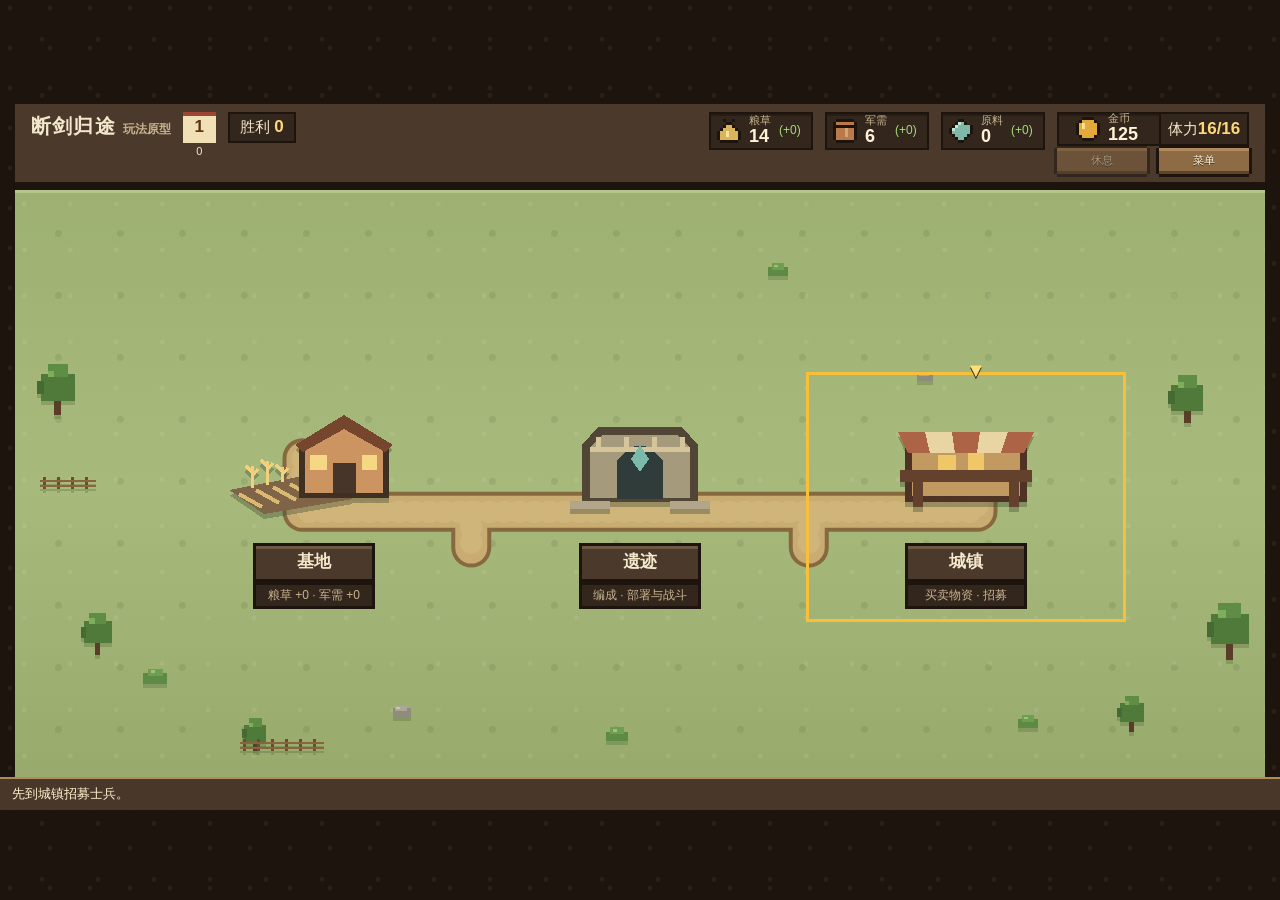
<file: assets/prototypes/gameplay/index.html>
<!doctype html>
<html lang="zh-CN"><head><meta charset="utf-8"><meta name="viewport" content="width=device-width,initial-scale=1"><title>断剑归途 · 玩法原型</title>
<style>
:root{font:15px/1.45 'Microsoft YaHei',sans-serif;color:#38271a;background:#241c16}*{box-sizing:border-box}body{margin:0}button,input,select{font:inherit}button{cursor:pointer;color:#352112;border:2px solid #342116;background:#c9a36d;padding:5px 10px;box-shadow:inset 1px 1px #f0d4a2,inset -1px -1px #8c6842}button:hover:not(:disabled){background:#e1bd7e}button:disabled{opacity:.45;cursor:not-allowed}button.primary{background:#e3ae42;font-weight:bold}input,select{background:#f9edcf;color:#352112;border:2px solid #9f805a;padding:4px;width:68px}h1,h2,h3,p{margin:0}h1{font-size:22px}h2{font-size:18px}h3{font-size:15px}small,.muted{color:#715a42}#app{max-width:1560px;margin:auto;padding:12px}.top{display:flex;align-items:center;gap:16px;padding:10px 15px;background:#493729;color:#ffeecb;border:3px solid #1d140d}.top .resource{font-size:17px;font-weight:bold;white-space:nowrap}.top .resource small{color:#ddc29a;font-size:12px}.grow{flex:1}.layout{display:grid;grid-template-columns:minmax(300px,1fr) minmax(320px,1fr) minmax(315px,.95fr);gap:10px;margin-top:10px;align-items:start}.panel,.modal{background:#f2e1b9;border:3px solid #342216;box-shadow:inset 2px 2px #fff0cc,inset -2px -2px #b59469;padding:12px}.panel h2{border-bottom:2px solid #a4835a;padding-bottom:6px;margin-bottom:8px}.line{display:flex;align-items:center;gap:6px;justify-content:space-between;border-bottom:1px solid #c9ad82;padding:5px 0}.line:last-child{border:0}.line>span:first-child{min-width:0}.info{background:#e7d0a4;padding:7px;margin:6px 0}.info.good{background:#d9e6ba}.info.warn{background:#f2cf9c}.group{border-bottom:1px dashed #aa8d62;padding:6px 0}.group strong{display:block;margin-bottom:4px}.row{display:flex;gap:5px;align-items:center;flex-wrap:wrap}.num{width:54px;text-align:center}.money{font-weight:bold;color:#704313}.summary{margin-top:8px;padding:8px;background:#513b29;color:#ffe8bf}.summary b{color:#f5ce72}.hint{padding:8px;color:#614a34;font-size:13px}.modal-shade{position:fixed;inset:0;background:#120e0bc9;display:grid;place-items:center;z-index:20;padding:15px}.modal{width:min(700px,95vw);max-height:90vh;overflow:auto}.modal h2{margin-bottom:8px}.foot{display:flex;gap:8px;justify-content:flex-end;margin-top:12px}.report-grid{display:grid;grid-template-columns:1fr 1fr;gap:10px}.soldier-list{max-height:150px;overflow:auto;padding:7px;background:#f9eac9}.battle-layout{display:grid;grid-template-columns:230px 1fr;gap:10px;margin-top:10px}.battle-tools{display:flex;flex-direction:column;gap:8px}.battle-tools .panel{padding:8px}.cards{display:flex;flex-direction:column;gap:5px}.cardrow{display:grid;grid-template-columns:1fr 1fr 1fr;gap:3px}.cardrow button{padding:5px 1px;font-size:12px}.cardrow button.selected{outline:3px solid #eead2c;z-index:1}.cards small{font-size:12px}.battle-screen{position:relative;background:#394535;border:3px solid #21170e;min-width:0;padding:6px}.battle-head{display:flex;align-items:center;gap:6px;flex-wrap:wrap;color:#fff1cf;padding:3px 4px 7px}canvas{display:block;background:#b9ba8f;width:100%;aspect-ratio:18/10;touch-action:none;cursor:crosshair}.battle-note{color:#f4e3c2;padding:6px;font-size:13px}.tabs button.active{background:#e3ae42}.status{font-size:13px;min-height:1.5em;color:#f8d98e}label{cursor:pointer}.grade{font-weight:bold}.tag{padding:1px 5px;background:#e7d3a8}.goodtext{color:#356e42}.badtext{color:#a13e29}.help{font-size:13px}.tiny{font-size:12px}.tier0{color:#5e564d}.tier1{color:#41844a}.tier2{color:#347cad}.tier3{color:#8450a7}.tier4{color:#a87b19}.tier5{color:#c34c40}.tier6{color:#a43c94;background:linear-gradient(90deg,#aa3b3b,#a1720b,#368449,#3c70ab,#994bac);background-clip:text;-webkit-background-clip:text;-webkit-text-fill-color:transparent}.roster{max-height:200px;overflow:auto}.hidden{display:none}@media(orientation:portrait){.layout{grid-template-columns:1fr 1fr}.layout>.panel:last-child{grid-column:1/-1}.battle-layout{grid-template-columns:190px 1fr}.top{flex-wrap:wrap}}@media(orientation:portrait){.layout{grid-template-columns:1fr}.layout>.panel:last-child{grid-column:auto}.battle-layout{grid-template-columns:1fr}.battle-tools{display:grid;grid-template-columns:1fr 1fr}.top{gap:6px}.top .resource{font-size:14px}}

/* 固定基地场景：设施为点击入口，不移动场景。 */
.base-scene{position:relative;min-height:580px;margin-top:10px;padding:24px;border:4px solid #37291d;overflow:hidden;background:linear-gradient(135deg,#83976e,#a8b88b 55%,#879a6c)}
.base-scene:before{content:"";position:absolute;inset:0;background:repeating-linear-gradient(0deg,transparent 0 59px,#e6e0b41c 60px),repeating-linear-gradient(90deg,transparent 0 59px,#e6e0b41c 60px);pointer-events:none}
.scene-head{position:relative;display:flex;justify-content:space-between;align-items:start;gap:12px;color:#fff3cf;text-shadow:1px 2px #384631}.scene-head h2{font-size:22px}.scene-head p{color:#f6edcf}
.building-grid{position:relative;display:grid;grid-template-columns:repeat(6,minmax(0,1fr));gap:18px;max-width:1120px;margin:35px auto 0;align-items:end}
.building-entry{grid-column:span 2;display:flex;flex-direction:column;align-items:center;gap:4px;min-width:0;min-height:200px;padding:8px;background:transparent;border:2px solid transparent;box-shadow:none;color:#fff4d7;text-shadow:1px 2px #3a291c}
.building-entry:nth-child(4){grid-column:2/span 2}.building-entry:nth-child(5){grid-column:4/span 2}.building-entry:hover:not(:disabled),.building-entry:focus-visible{background:#f3e5be24;border:2px dashed #f9df94;box-shadow:none}
.building-entry svg{width:min(100%,180px);height:138px;filter:drop-shadow(0 5px 0 #45523766)}.building-name{font-weight:bold;font-size:18px;background:#4b3525e8;padding:3px 14px;border:2px solid #23170f;min-width:110px}.building-entry small{font-size:13px;color:#fff2d0;background:#3b382bcc;padding:2px 8px;border-radius:3px}
.facility-shade{position:fixed;inset:0;background:#120e0bbf;display:grid;place-items:center;z-index:10;padding:16px}.facility-window{width:min(760px,100%);max-height:calc(100dvh - 32px);overflow:auto;background:#f2e1b9;border:4px solid #342216;box-shadow:inset 2px 2px #fff0cc,inset -2px -2px #b59469;padding:14px}.facility-head{display:flex;justify-content:space-between;align-items:center;gap:8px;border-bottom:2px solid #a4835a;margin-bottom:10px;padding-bottom:6px}.facility-head h2{font-size:20px}.facility-close{min-width:44px;min-height:44px;font-size:20px}.facility-window .hint{min-height:1.5em}.base-status{position:relative;max-width:580px;margin:12px auto 0;text-align:center;background:#3b382bcc;color:#fff2d0;padding:6px 12px}
@media(orientation:portrait){input,select{font-size:16px}#app{padding:7px}.top{gap:5px 9px;padding:6px 8px}.top h1{font-size:17px}.top .grow{display:none}.top .resource{font-size:14px}.top .resource small{font-size:11px}.base-scene{margin-top:7px;min-height:0;padding:12px}.scene-head h2{font-size:18px}.scene-head p{font-size:12px}.building-grid{grid-template-columns:repeat(2,minmax(0,1fr));gap:5px;margin:8px auto 0}.building-entry,.building-entry:nth-child(4),.building-entry:nth-child(5){grid-column:auto;min-height:135px;padding:3px}.building-entry:last-child{grid-column:1/-1}.building-entry svg{height:91px}.building-name{font-size:15px;min-width:90px}.building-entry small{font-size:11px}.facility-shade{padding:8px}.facility-window{max-height:calc(100dvh - 16px);padding:10px}.facility-window button,.battle-tools button{min-height:44px}.battle-layout{display:flex;flex-direction:column}.battle-screen{order:-1;width:100%;position:sticky;top:0;z-index:2}.battle-tools{width:100%}}


.hud-pair{width:90px}.hud-pair>.resource-wrap,.hud-pair>.daybadge{height:34px;flex:none}.hud-pair .chip,.hud-pair>.daybadge{width:100%;box-sizing:border-box;display:flex;align-items:center;justify-content:center}.hud-pair .chip{height:100%}.hud-pair>button{width:100%;box-sizing:border-box}
.building-grid{grid-template-columns:repeat(4,minmax(0,1fr));max-width:960px}.building-entry,.building-entry:nth-child(4),.building-entry:nth-child(5){grid-column:auto}.production-grid{display:grid;grid-template-columns:repeat(2,minmax(0,1fr));gap:12px}.production-grid .group{height:auto;margin:0}.production-grid .soldier-list{max-height:220px;overflow:auto}
@media(orientation:portrait){.base-hud .top{grid-template-columns:30px repeat(3,minmax(0,1fr)) repeat(2,62px)}.hud-pair{width:auto}.hud-pair>.resource-wrap,.hud-pair>.daybadge{height:25px}.building-grid{grid-template-columns:repeat(2,minmax(0,1fr))}.building-entry:last-child{grid-column:auto}.production-grid{grid-template-columns:1fr}}
</style><style id="skin">/* ===== 暖木羊皮皮肤层（仅表现，不含逻辑） ===== */
:root{--o:#1d140d;--panel:#4b3a2c;--hi:#6d5842;--lo:#33271d;--paper:#f2e3bd;--paperhi:#fff6dc;--paperlo:#d3bf90;--paperink:#3a2b1c;--accent:#e3a93a;--btn:#8d6b44;--btnhi:#b08a5c;--btnlo:#5e4528;--btntext:#fff3d8;--sub:#c9b48f;--px:0 -3px 0 0 var(--o),0 3px 0 0 var(--o),-3px 0 0 0 var(--o),3px 0 0 0 var(--o)}
body{background:#1d140d;background-image:radial-gradient(circle at 25% 20%,#2a1e15 0 2px,transparent 3px),radial-gradient(circle at 75% 70%,#2a1e15 0 2px,transparent 3px);background-size:40px 40px,56px 56px;color:var(--paperink)}
#app{padding:10px 12px}
button{border:0;border-radius:0;background:var(--btn);color:var(--btntext);padding:6px 12px;margin:3px;text-shadow:0 1px 0 #3a2b1c;box-shadow:var(--px),inset 0 3px 0 0 var(--btnhi),inset 0 -3px 0 0 var(--btnlo)}
button:hover:not(:disabled){background:#9c7a50}
button:active:not(:disabled){transform:translateY(2px)}
button.primary{background:var(--accent);color:#2a1c08;text-shadow:none;box-shadow:var(--px),inset 0 3px 0 0 #ffd777,inset 0 -3px 0 0 #b27a14}
button.primary:hover:not(:disabled){background:#f0b84a}
button:disabled{opacity:.5}
input,select{background:var(--paperhi);color:var(--paperink);border:0;border-radius:0;box-shadow:inset 0 0 0 2px var(--o),inset 0 4px 0 0 var(--paperlo)}
input[type=checkbox]{width:auto;box-shadow:none;margin:0 8px 0 0;accent-color:#e3a93a;transform:scale(1.25)}
.top{background:var(--panel);border:0;margin:4px 3px 0;padding:8px 16px;gap:12px;color:#f4e8cc;box-shadow:var(--px),inset 0 3px 0 0 var(--hi),inset 0 -3px 0 0 var(--lo)}
.top h1{font-size:20px;letter-spacing:.06em;color:#f4e8cc}.top h1 small{color:var(--sub);font-size:12px;letter-spacing:0}
.daybadge{background:var(--lo);padding:3px 12px;color:#f4e8cc;box-shadow:inset 0 0 0 2px var(--o)}.daybadge b{color:#ffd777;font-size:17px}
.chip{display:flex;align-items:center;gap:8px;min-width:104px;padding:3px 12px 3px 8px;background:var(--lo);box-shadow:inset 0 0 0 2px var(--o),inset 0 4px 0 0 #271d14}
.chip .ic{width:24px;height:24px;flex:none}
.chn small{display:block;font-size:11px;line-height:1;color:var(--sub)}
.chn b{display:block;font-size:18px;line-height:1.15;color:#fff3d8;font-variant-numeric:tabular-nums}
.delta{display:flex;flex-direction:column;font-size:11px;line-height:1.15}.delta i{font-style:normal}.delta .up{color:#9bd673}.delta .dn{color:#ee7058}
.bump b{animation:bump .55s}
@keyframes bump{0%{transform:scale(1.4);color:#ffd777}100%{transform:none}}
.ally{color:#8fd8b8;font-weight:bold}.foe{color:#ff9a86;font-weight:bold}
.panel,.modal,.facility-window{background:var(--paper);border:0;color:var(--paperink);box-shadow:var(--px),inset 0 3px 0 0 var(--paperhi),inset 0 -3px 0 0 var(--paperlo)}
.panel h2{border-bottom:3px solid #a4835a;color:#3a2b1c}
.facility-window{padding:0 14px 14px}
.facility-head{margin:0 -14px 12px;padding:10px 14px;background:var(--panel);color:#f4e8cc;border-bottom:3px solid var(--o);box-shadow:inset 0 3px 0 0 var(--hi)}
.facility-head h2{color:#f4e8cc;letter-spacing:.05em}
.facility-close{margin:0}
.modal{padding:0 14px 14px}
.modal h2{margin:0 -14px 12px;padding:10px 14px;background:var(--panel);color:#f4e8cc;border-bottom:3px solid var(--o);box-shadow:inset 0 3px 0 0 var(--hi);letter-spacing:.05em}
.modal.win h2{background:var(--accent);color:#2a1c08;text-align:center;font-size:24px;letter-spacing:.35em;box-shadow:inset 0 3px 0 0 #ffd777,inset 0 -3px 0 0 #b27a14;padding:12px 14px}
.modal.lose h2{background:#7a3a2c;color:#ffe9d8;text-align:center;font-size:22px;letter-spacing:.3em;box-shadow:inset 0 3px 0 0 #a8604c,inset 0 -3px 0 0 #54261c}
.modal-shade,.facility-shade{background:#120e0bd9}
.info{background:#e7d0a4;box-shadow:inset 0 0 0 2px #cdb083}.info.good{background:#d9e6ba}.info.warn{background:#f2cf9c}
.modal .info,.modal .stats,.modal .soldier-list{animation:rise .35s both}
.modal .report-grid .info:nth-child(2){animation-delay:.07s}.modal>.info:nth-of-type(2){animation-delay:.12s}.modal>.info:nth-of-type(3){animation-delay:.17s}
@keyframes rise{from{opacity:0;transform:translateY(8px)}to{opacity:1;transform:none}}
.stats{display:grid;grid-template-columns:repeat(4,1fr);gap:8px;margin:6px 0 10px}
.st{padding:8px 4px;text-align:center;font-size:12px;color:#715a42;background:#e7d0a4;box-shadow:inset 0 0 0 2px #a4835a}
.st b{display:block;font-size:22px;line-height:1.2;color:#3a2b1c}.st.gain b{color:#5f8a28}.st.lost b{color:#a13e29}.st.hurt b{color:#a87b19}
.soldier-list{background:#f9eac9;box-shadow:inset 0 0 0 2px #cdb083}
.group.team{border-left:6px solid #a4835a;padding-left:10px;margin:8px 0;background:#f6e7c2}.group.t0{border-left-color:#b8523c}.group.t1{border-left-color:#4c7aa8}
.unit{display:flex;align-items:center;gap:4px;font-weight:bold}
.cls{width:16px;height:16px;vertical-align:-3px;margin-right:3px;flex:none}
.cap{color:#715a42;font-size:12px;display:inline-block;min-width:24px}
.bar{height:12px;margin:7px 0 4px;background:var(--lo);box-shadow:inset 0 0 0 2px var(--o)}
.bar i{display:block;height:100%;background:#9bd673;box-shadow:inset 0 3px 0 0 #bfe79d}.bar.over i{background:#ee7058;box-shadow:inset 0 3px 0 0 #f7a090}
.summary{background:var(--panel);box-shadow:inset 0 0 0 3px var(--o),inset 0 6px 0 0 var(--hi)}
.cardrow{gap:6px}.cardrow button{margin:0;padding:5px 2px}
.cardrow button.selected{outline:3px solid #ffd777}
.row{gap:8px}
.battle-screen{background:var(--lo);border:0;box-shadow:var(--px),inset 0 3px 0 0 var(--hi);padding:8px}
.battle-head{color:#f4e8cc}.battle-note{color:var(--sub)}
canvas{background:#a9b583;box-shadow:0 0 0 3px var(--o)}
.status{color:#ffd777}
.ic{display:inline-block}
@media(orientation:landscape){
.base-scene{display:flex;flex-direction:column;border:0;margin:8px 3px 0;min-height:max(560px,calc(100dvh - 92px));background:linear-gradient(180deg,#9db172,#a8b97c 50%,#97aa6c);box-shadow:var(--px),inset 0 3px 0 0 #b6c58b,inset 0 -3px 0 0 #6b7e45}
.base-scene:before{background:radial-gradient(circle at 20% 30%,#ffffff14 0 2px,transparent 3px) 0 0/46px 46px,radial-gradient(circle at 70% 70%,#2f451e1c 0 3px,transparent 4px) 0 0/62px 62px}
.building-grid{flex:1;width:100%;align-content:center;margin-top:0;row-gap:64px}
.building-entry svg{height:150px}
.base-status{margin:14px auto 0}
}
.ground,.decor{position:absolute;inset:0;pointer-events:none}.ground svg{width:100%;height:100%}.dc{position:absolute;filter:drop-shadow(0 4px 0 #3b52283d)}
.scene-head{z-index:2}
.building-entry{position:relative;gap:0;margin:0;z-index:1}
.building-name{background:var(--panel);border:0;box-shadow:0 0 0 3px var(--o),inset 0 3px 0 0 var(--hi);color:#f4e8cc;font-size:17px;padding:4px 16px;min-width:116px;text-align:center;margin-top:8px;text-shadow:none}
.building-entry small{background:var(--lo);color:var(--sub);border-radius:0;box-shadow:0 0 0 3px var(--o);margin-top:6px;padding:2px 10px;min-width:116px;text-align:center;font-size:12px;text-shadow:none}
.building-entry:hover:not(:disabled),.building-entry:focus-visible{background:transparent;border:0;box-shadow:none;transform:translateY(-3px)}
.building-entry:active:not(:disabled){transform:translateY(0)}
.building-entry.hint .building-name{animation:glow 1.1s infinite alternate}
.building-entry.hint:after{content:"▼";position:absolute;top:-2px;left:50%;margin-left:-12px;color:#ffd777;font-size:24px;text-shadow:0 3px 0 #1d140d;animation:bob .8s infinite alternate}
@keyframes glow{to{background:var(--accent);color:#2a1c08}}
@keyframes bob{to{transform:translateY(10px)}}
.base-status{background:var(--panel);color:#f4e8cc;box-shadow:var(--px),inset 0 3px 0 0 var(--hi);padding:8px 16px}
@media(orientation:portrait){
.facility-window{padding:0 10px 10px}.facility-head{margin:0 -10px 10px;padding:8px 10px}
.modal{padding:0 10px 10px}.modal h2{margin:0 -10px 10px;padding:8px 10px}
.chip{min-width:0;padding:2px 8px 2px 6px}.chip .ic{width:18px;height:18px}.chn small{display:none}.chn b{font-size:15px}
.ground,.decor{display:none}.stats{grid-template-columns:repeat(2,1fr)}
}

.summary .bar+br{display:none}
</style><style>.select-controls select{width:auto;max-width:145px}.pick-list{max-height:min(48vh,400px);overflow-y:auto;overscroll-behavior:contain;border:2px solid #765539;background:#ead3a7;padding:5px;display:grid;gap:3px}.pick-row{color:#38271a;text-shadow:none;display:grid;grid-template-columns:minmax(0,1fr) 50px 20px minmax(100px,auto);align-items:center;gap:5px;text-align:left;min-height:46px;background:#faedce;padding:3px 5px}.pick-row.chosen{background:#d4dfad}.pick-assign{min-width:100px;min-height:40px;touch-action:none;user-select:none;-webkit-user-select:none}.pick-assign:disabled{opacity:.55}.select-controls{margin:8px 0}.status-icon{width:18px;height:18px}.unit-name .cls{width:16px;height:16px;vertical-align:middle;color:#684523;filter:none}.tier0{color:#fff9eb;text-shadow:-1px -1px #4a3524,1px -1px #4a3524,-1px 1px #4a3524,1px 1px #4a3524}.cardrow{grid-template-columns:repeat(4,minmax(0,1fr))}</style><style>
body{--hud-height:85px}.top{position:sticky;top:0;z-index:15;align-items:flex-start}.resource-wrap{display:flex;flex-direction:column;align-items:stretch;position:relative;flex-shrink:0}.net{font-size:12px;white-space:nowrap}.net.positive{color:#a4da7a}.net.negative{color:#ff8d73}.resource-preview{display:flex;flex-direction:column;align-items:center;color:#ffebc8;font-size:11px;line-height:1.2}.resource-preview[hidden]{display:none}.preview-arrow{color:#e8bc6a;font-size:12px;height:14px}.preview-chip{display:flex;gap:5px;align-items:center;white-space:nowrap;padding:4px 6px;background:#493729;box-shadow:inset 0 0 0 2px #1d140d}.preview-chip .ic{width:15px;height:15px}.preview-chip b{font-size:14px}.facility-shade{top:calc(var(--hud-height) + 12px)}.facility-window{max-height:calc(100dvh - var(--hud-height) - 44px)}body:has(.facility-shade) .modal-shade{top:calc(var(--hud-height) + 12px)}body:has(.facility-shade) .modal{max-height:calc(100dvh - var(--hud-height) - 44px)}
@media(orientation:portrait){.top{gap:4px;padding:5px}.resource-wrap .chip{gap:3px;padding:3px 5px}.preview-chip{padding:3px;font-size:10px;gap:2px}.preview-chip .ic{display:none}.preview-chip b{font-size:11px}.net{font-size:10px}.facility-shade{padding:5px}.facility-window{max-height:calc(100dvh - var(--hud-height) - 22px)}body:has(.facility-shade) .modal{max-height:calc(100dvh - var(--hud-height) - 22px)}}
</style><style>
.ruins-window{width:min(1180px,100%)}.team-choose{padding:3px 0 6px}.team-choose strong{margin:0 0 3px}.team-choose small{display:block}.team-actions{margin:5px 0}.team-grid{display:grid;grid-template-columns:repeat(3,minmax(0,1fr));gap:8px}.team-card{min-width:0;padding:8px;background:#ead4a9;box-shadow:inset 0 0 0 2px #a4835a}.team-card header{display:flex;justify-content:space-between;gap:4px;align-items:center}.team-passive{display:block;min-height:2.8em}.team-card .line{gap:4px;padding:4px 0}.team-card .line>span:first-child{white-space:nowrap}.stepper{display:inline-flex;align-items:center;gap:3px}.team-card .stepper button{min-width:30px;padding:3px 7px}.team-card .num{width:45px}.team-ration{display:flex;align-items:center;gap:4px;padding:5px 0}.team-ration button{padding:3px 8px}.team-card>small:last-child{display:block;line-height:1.35}.team-empty{display:flex;flex-direction:column;justify-content:center;align-items:center;gap:8px;color:#7d6952;border:2px dashed #a48660;box-shadow:none;background:#ead4a966;text-align:center}
@media(orientation:portrait){.team-grid{gap:4px}.team-card{padding:5px}.team-card .line{display:flex;flex-direction:row;align-items:center;gap:2px}.team-card .unit-label{font-size:0;flex:0 0 14px}.team-card .unit-label .cls{width:14px;height:14px}.team-card .team-unit{justify-content:space-between}.team-card .stepper{justify-content:center}.facility-window .team-card button{min-height:34px}.team-card .stepper button{min-width:24px;padding:2px 3px}.team-card .num{width:28px;padding:3px 0}.team-ration{gap:2px;flex-wrap:wrap}.team-ration button{padding:2px 4px}.team-card .team-passive{min-height:2.8em}.team-ration>span{width:100%}.team-card>small:last-child{font-size:10px}.facility-window .team-choose button,.facility-window .team-actions button{min-height:34px;padding:3px 7px}.team-actions small{font-size:11px}.ruins-window .summary{padding:4px;font-size:12px}.ruins-window .foot{margin-top:6px}.team-card .line{padding:2px 0}.team-choose small{font-size:11px}}
</style><style>
.team-grid{min-height:280px}.trade-row{display:grid;grid-template-columns:minmax(45px,1fr) auto minmax(53px,auto) auto minmax(53px,auto) auto;gap:8px;align-items:center;border-bottom:1px solid #c9ad82;padding:8px 0}.trade-price{white-space:nowrap;text-align:center;color:#715a42;font-size:13px}.quantity{display:flex;align-items:center;gap:4px}.quantity input{text-align:center;width:64px}.quantity button{white-space:nowrap;width:58px;min-width:58px;flex:0 0 58px}.recruit{padding:10px 0}.recruit-head{display:flex;align-items:center;justify-content:space-between;gap:8px}.recruit-head strong{margin:0}.recruit-cards{display:grid;grid-template-columns:repeat(3,minmax(0,1fr));gap:8px;margin:10px 0}.recruit-cards button{display:flex;flex-direction:column;align-items:center;justify-content:center;gap:4px;min-height:70px}.recruit-cards button small{color:inherit}.recruit-cards .cls{vertical-align:middle}.recruit>small{display:block}
@media(orientation:portrait){.team-grid{min-height:315px}.trade-row{grid-template-columns:minmax(38px,1fr) auto auto auto auto;gap:4px}.trade-row .quantity{grid-column:1 / -1;grid-row:2;justify-content:center}.trade-row .trade-price:nth-of-type(2){grid-column:4;grid-row:1}.trade-row [data-act^="sell:"]{grid-column:5;grid-row:1}.trade-row .trade-price{font-size:11px}.quantity input{width:48px}.quantity button{padding:4px 6px}.recruit-head{flex-wrap:wrap}.recruit-cards{gap:4px}.recruit-cards button{padding:4px;min-width:0;font-size:12px}.recruit-cards button small{font-size:10px}}
</style><style>
.base-hud{position:sticky;top:0;z-index:15}.base-hud .top{position:relative;top:auto;z-index:auto;flex-wrap:nowrap;overflow-x:auto;white-space:nowrap;scrollbar-width:thin}.base-hud .top> *{flex-shrink:0}.hud-actions{display:flex;justify-content:flex-end;gap:7px;padding:0 12px}.hud-actions button{font-size:12px;padding:4px 12px}.base-hud .resource-wrap{overflow:visible}#sound-volume{width:min(230px,60%);accent-color:#8b653e}
@media(orientation:portrait){.base-hud .top{overflow-x:auto;flex-wrap:nowrap}.base-hud .top h1{display:none}.base-hud .preview-name{display:none}.base-hud .daybadge{padding:2px 4px}.base-hud .top{gap:2px}.base-hud .resource-wrap .chip{gap:2px;padding:2px 3px}.base-hud .chip .ic{width:14px;height:14px}.base-hud .daybadge{font-size:12px}.hud-actions button{min-height:34px}.base-hud .top .resource-wrap{min-width:max-content}.trade-row{grid-template-columns:minmax(35px,1fr) auto auto auto auto auto;overflow-x:auto}.trade-row .quantity{grid-column:auto;grid-row:auto}.trade-row .trade-price:nth-of-type(2),.trade-row [data-act^="sell:"]{grid-column:auto;grid-row:auto}.trade-row .quantity{justify-content:initial}.trade-row .quantity input{width:38px}.trade-row .quantity button{padding:3px 4px;min-height:34px}.trade-row>button{min-height:34px;padding:3px 5px}.trade-row .trade-price{font-size:10px}.trade-row{gap:3px}}
.hud-actions{justify-content:initial;align-items:center;gap:10px;padding:6px 12px;background:#493729;color:#ffeecb;border:3px solid #1d140d;border-top:0}.hud-location{flex:1;min-width:0;display:flex;align-items:baseline;gap:12px}.hud-location strong{font-size:20px;white-space:nowrap}.hud-location small{color:#dfcaa6;font-size:13px;white-space:nowrap}.hud-next{color:#dfcaa6;font-size:13px;white-space:nowrap}.hud-actions button{flex:none;min-width:96px;min-height:44px;font-size:15px;padding:6px 10px}.building-grid{margin-top:18px}@media(orientation:portrait){.hud-actions{gap:5px;padding:5px}.hud-location{display:block;overflow:hidden}.hud-location strong{display:block;font-size:15px;line-height:1.15}.hud-location small{display:block;font-size:10px;overflow:hidden;text-overflow:ellipsis}.hud-next{display:none}.hud-actions button{min-width:61px;min-height:40px;font-size:12px;padding:4px 5px}.building-grid{margin-top:8px}}
.battle-screen.expanded{position:fixed;inset:0;z-index:18;display:flex;flex-direction:column;align-items:center;justify-content:center;padding:8px;background:#29251d}.battle-screen.expanded .battle-head{width:100%;max-width:1400px}.battle-screen.expanded canvas{width:min(100%,calc((100dvh - 120px)*1.8));max-height:calc(100dvh - 120px);aspect-ratio:18/10}.battle-screen.expanded .battle-note{max-width:100%;overflow:auto}.battle-full-controls{display:flex;align-items:center;gap:4px;flex-wrap:wrap}.battle-head button{white-space:nowrap}
.stage-map-window{width:min(1180px,100%)}.stage-map-scroll{overflow-x:auto;padding:12px 5px}.stage-map{position:relative;min-width:920px;display:grid;grid-template-columns:repeat(4,1fr);gap:8px}.stage-column{position:relative;text-align:center;background:#e7d2aa;padding:8px;border:1px solid #ad8c62}.stage-column h3{border-bottom:1px solid #ad8c62;padding-bottom:6px}.stage-nodes{display:grid;grid-template-columns:1fr 1fr;grid-template-rows:repeat(2,66px);align-items:center;gap:12px;margin-top:10px}.stage-node:nth-child(1){grid-column:1;grid-row:1}.stage-node:nth-child(2){grid-column:1;grid-row:2}.stage-nodes{background:url("data:image/svg+xml,%3Csvg xmlns='http://www.w3.org/2000/svg' viewBox='0 0 200 144' preserveAspectRatio='none'%3E%3Cpath d='M50 33 L150 72 L50 111' fill='none' stroke='%23b09268' stroke-width='2'/%3E%3C/svg%3E") center/100% 100% no-repeat}.stage-node{position:relative;justify-self:center;width:66px;min-height:66px;border-radius:50%;font-size:13px}.stage-column:not(:last-child):after{content:"";position:absolute;top:75%;right:-9px;width:9px;border-top:2px solid #a48255}.stage-node.boss{grid-column:2;grid-row:1/3;justify-self:center;width:82px;min-height:82px;border:3px solid #d49b29;box-shadow:inset 0 0 0 1px #ffe38d}.stage-node.active{outline:3px solid #d49420}.stage-node small{display:block;color:inherit}.stage-details{margin-top:10px}.stage-map-window .facility-head{margin-bottom:5px}.stage-tag{font-size:12px;color:#765738}.stage-battle-info{margin:4px 0}.stage-map-window button:disabled{opacity:.45}
.supply-full{color:#ff6961!important}.guide-target,.supply-shortage{outline:3px solid #f9bf3b!important;outline-offset:3px;position:relative;z-index:3}.guide-target::after,.supply-shortage::after{content:'▼';position:absolute;left:50%;top:-24px;color:#ffe076;font-size:20px;text-shadow:0 2px #362319;pointer-events:none}.guide-box{position:fixed;z-index:50;right:16px;bottom:16px;max-width:min(350px,90vw);background:#38281d;color:#fff1cf;border:3px solid #1d140d;box-shadow:inset 1px 1px #d2ae76;padding:10px 14px;pointer-events:none;font-size:14px}.guide-box strong{display:block;color:#f5c65e;margin-bottom:3px}@media(orientation:portrait){.guide-box{right:6px;bottom:6px;font-size:12px;max-width:min(300px,80vw);padding:6px 9px}}
.building-entry{border:2px solid transparent!important}.building-entry:hover:not(:disabled),.building-entry:focus-visible{transform:none!important}.guide-box{position:static;z-index:auto;max-width:none;min-width:0;background:transparent;border:0;box-shadow:none;padding:0;display:flex;gap:8px;align-items:baseline;font-size:13px}.guide-box strong{display:inline;color:#f5c65e;margin:0;white-space:nowrap}.guide-box span{color:#fff1cf}.hud-location:has(.guide-box)>small{display:none}.top .guide-box{margin-left:12px}.team-grid{min-height:200px}.team-passive{min-height:1.5em}.team-card .line{padding:2px 0}.stage-advice{display:flex;gap:18px;align-items:center;flex-wrap:wrap;font-size:17px;margin:8px 0 2px}.stage-advice span{display:inline-flex;align-items:center;gap:3px}.stage-advice [aria-label^="建议"]{font-weight:bold;font-size:15px}.stage-advice .cls{width:18px;height:18px}.facility-tools{display:flex;gap:6px}.facility-tools button{min-width:44px;min-height:44px}.stage-battle-info>small{display:block}.ruins-window .summary{position:sticky;bottom:0;z-index:4}.ruins-window .summary:has(.supply-shortage) .foot{margin-top:24px}.ruins-window .summary .foot{margin-top:6px;display:flex;justify-content:flex-end;gap:6px;flex-wrap:wrap}.facility-head h2 small{font-size:12px;font-weight:normal;color:#dcc8a4}@media(orientation:portrait){.guide-box{position:static;max-width:none;font-size:10px;padding:0;display:block}.guide-box strong{display:none}.hud-location:has(.guide-box)>strong{display:none}.top .guide-box{font-size:10px;max-width:45%;margin-left:2px}.team-grid{min-height:216px}.team-card .team-passive{min-height:1.5em}.stage-advice{font-size:14px;gap:8px}}

/* 两套固定逻辑画布：按比例映射到 1920×1080 与 1080×2400。 */
html,body{width:100%;height:100%;overflow:hidden}#app{position:absolute;left:0;top:0;margin:0;max-width:none;width:1280px;height:720px;overflow:auto;transform-origin:top left;transform:translate(var(--canvas-x,0px),var(--canvas-y,0px)) scale(var(--canvas-scale,1));--canvas-height:720px}
@media(orientation:portrait){#app{width:360px;height:800px;--canvas-height:800px}}
.base-scene{min-height:max(560px,calc(var(--canvas-height) - 92px))}.facility-window{max-height:calc(100% - 20px)}body:has(.facility-shade) .modal{max-height:calc(100% - 20px)}.modal{width:min(700px,95%);max-height:90%}.pick-list{max-height:min(calc(var(--canvas-height)*.48),400px)}.battle-screen.expanded canvas{width:min(100%,calc((var(--canvas-height) - 120px)*1.8));max-height:calc(var(--canvas-height) - 120px)}
@media(orientation:portrait){.base-scene{min-height:0}}

.stage-tabs{display:none}.advice-button{width:100%}.pick-individual{margin-right:auto}.team-unit-grid{display:grid;grid-template-columns:repeat(3,minmax(0,1fr));gap:2px}.team-card .team-unit{display:flex;justify-content:space-between;border:0;gap:1px}.team-card .unit-label{font-size:0;flex:0 0 14px}.team-card .unit-label .cls{width:14px;height:14px}.team-card .stepper{gap:1px}.team-card .stepper button{min-width:20px;padding:1px 2px}.team-card .num{width:26px}
#guide-box{position:fixed;left:0;right:0;bottom:calc(0px - var(--app-scroll,0px));z-index:30;min-height:32px;padding:6px 12px;background:#493729;color:#fff1cf;border-top:2px solid #b08a5c;display:block;font-size:13px}.facility-shade:has(.market-window){place-items:stretch;padding:0;top:var(--hud-height);left:12px;right:12px}.market-window{width:100%;max-width:none;max-height:100%;}.recruit-row{grid-template-columns:minmax(48px,1fr) auto auto auto}.recruit-row b{white-space:nowrap}.recruit-row .quantity{grid-column:auto}.calendar b{color:#573417!important}.calendar{min-width:30px;text-align:center;background:#f1dfb5;color:#38271a!important;box-shadow:inset 0 4px #9c4533}.wins{white-space:nowrap}
@media(orientation:portrait){.base-hud .top{display:grid;grid-template-columns:30px repeat(4,minmax(0,1fr)) 62px;gap:2px;overflow:visible}.base-hud .top h1,.base-hud .top .grow,.base-hud .top .wins{display:none}.base-hud .top .resource-wrap{min-width:0}.base-hud .top .resource-wrap .chip{min-width:0;padding:2px}.base-hud .top .resource-wrap .ic{width:12px;height:12px}.base-hud .top .daybadge{font-size:10px;white-space:nowrap}.base-hud .top .daybadge b{font-size:12px}.base-hud .top .chn b{font-size:12px}.base-hud .net{font-size:9px}.base-hud .resource-preview{min-width:0}.base-hud .preview-chip{white-space:nowrap;font-size:9px;padding:2px}.base-hud .preview-chip b{font-size:10px}.hud-actions{justify-content:flex-end}.hud-location{display:none}.hud-actions button{min-width:56px}.stage-tabs{display:flex;gap:2px}.stage-tabs button{flex:1;min-width:0;padding:3px}.stage-map-scroll{overflow:hidden}.stage-map{display:block;min-width:0}.stage-column{display:none}.stage-column.active{display:block}.stage-column:after{display:none!important}.stage-map-window .stage-nodes{max-width:280px;margin:6px auto}.trade-row{overflow:visible;grid-template-columns:36px auto auto minmax(0,1fr) auto auto;gap:2px}.trade-row>button{white-space:nowrap}.trade-price{white-space:nowrap;font-size:9px!important}.trade-row .quantity{gap:1px}.trade-row .quantity input{width:34px}.trade-row .quantity button{min-width:0;padding:3px 2px}.recruit-row{grid-template-columns:58px auto auto minmax(0,1fr)}.recruit-row b{font-size:12px}.recruit-row .quantity{justify-content:flex-end}.team-grid{display:grid;grid-template-columns:1fr;min-height:0}.team-empty{min-height:34px;padding:3px}.team-empty small{display:none}.team-unit-grid{display:grid;grid-template-columns:repeat(3,minmax(0,1fr));gap:2px}.team-card .team-unit{border:0;gap:1px}.team-card .stepper{gap:1px}.team-card .stepper button{min-width:20px;padding:1px 2px}.team-card .num{width:24px}.team-card .unit-label{flex-basis:13px}.team-card .unit-label .cls{width:13px;height:13px}.team-passive{min-height:0!important}.ruins-window .foot{justify-content:flex-end}.pick-individual{margin-right:auto}}
.facility-shade,.modal-shade{bottom:calc(0px - var(--app-scroll,0px))}.modal-shade{top:var(--app-scroll,0px)}.battle-screen.expanded{top:var(--app-scroll,0px);bottom:calc(0px - var(--app-scroll,0px))}body:has(#guide-box) .facility-shade,body:has(#guide-box) .modal-shade{bottom:calc(38px - var(--app-scroll,0px))}
/* 合并资源与操作栏，所有设施窗口与其对齐。 */
.base-hud .top{align-items:flex-start}.calendar-col,.hud-pair{display:flex;flex-direction:column;align-items:stretch;gap:2px;flex-shrink:0}.calendar-col .calendar{display:block}.unit-count{text-align:center;color:#f4e8cc;font-size:11px;line-height:1.1}.hud-pair>button{margin:0;min-height:26px;font-size:11px;padding:3px 7px;white-space:nowrap}.hud-pair .daybadge{text-align:center}.facility-shade,.facility-shade:has(.market-window){top:var(--hud-height);left:12px;right:12px;padding:0;place-items:stretch}.facility-window{width:100%;max-width:none;max-height:100%}body:has(.base-hud) .modal-shade{top:var(--hud-height);left:12px;right:12px;padding:0;place-items:start stretch}body:has(.base-hud) .modal{width:100%;max-width:none;max-height:100%}.stage-advice .advice-button{width:auto;min-height:26px;padding:2px 7px;font-size:14px;margin:2px 6px 2px 0}
@media(orientation:portrait){#app{padding:20px 12px 22px}.base-hud .top{grid-template-columns:30px repeat(4,minmax(0,1fr)) 62px}.base-hud .top .calendar-col,.base-hud .top .hud-pair{min-width:0}.base-hud .top .calendar{min-width:0}.base-hud .top .unit-count{font-size:10px}.base-hud .top .hud-pair>button{min-width:0;min-height:24px;font-size:10px;padding:2px}.base-hud .top .hud-pair .daybadge{padding:2px}.facility-shade,.modal-shade{bottom:calc(16px - var(--app-scroll,0px))}body:has(#guide-box) .facility-shade,body:has(#guide-box) .modal-shade{bottom:calc(54px - var(--app-scroll,0px))}#guide-box{left:12px;right:12px;bottom:calc(16px - var(--app-scroll,0px))}.battle-screen.expanded{top:calc(20px + var(--app-scroll,0px));left:12px;right:12px;bottom:calc(16px - var(--app-scroll,0px))}}

@media(orientation:portrait){.base-hud .top{grid-template-columns:30px repeat(3,minmax(0,1fr)) repeat(2,62px)}.building-grid{grid-template-columns:repeat(2,minmax(0,1fr))}.building-entry:last-child{grid-column:auto}}
@media(orientation:landscape){.building-grid{grid-template-columns:repeat(4,minmax(0,1fr));max-width:960px}.building-entry,.building-entry:nth-child(4){grid-column:auto}}

.base-hud .top{box-shadow:var(--px)}
.facility-tools button{box-sizing:border-box;width:38px;height:38px;min-width:38px;min-height:38px;margin:0;padding:0;display:grid;place-items:center;font-size:18px;line-height:1}
.facility-head{padding:5px 10px;margin-bottom:5px}.facility-head h2{font-size:17px}
.deploy-heading{display:flex;justify-content:space-between;align-items:center;gap:4px}.deploy-actions{display:flex;gap:3px}.deploy-actions button{min-height:0;padding:3px 5px;font-size:12px}
.battle-control{display:flex;justify-content:center;padding:4px}.battle-control .row{justify-content:center}
.market-window .facility-tools [data-act="market-step"]{width:48px;min-width:48px;font-size:13px}
@media(orientation:portrait){
.facility-window .facility-tools button{width:32px;height:32px;min-width:32px;min-height:32px}.market-window .facility-tools [data-act="market-step"]{width:42px;min-width:42px}
.market-window .quantity button{width:36px;min-width:36px;flex:0 0 36px;font-size:10px;letter-spacing:-.3px;padding-left:2px;padding-right:2px}
.ruins-window{padding-bottom:4px}.ruins-window .info{padding:4px;margin:3px 0}.ruins-window .stage-advice{margin:2px 0;font-size:12px}.ruins-window .team-choose{padding:2px 0}.ruins-window .team-choose strong{font-size:12px}.ruins-window .team-choose button{min-height:26px;padding:2px 5px;font-size:11px}.ruins-window .team-grid{gap:2px}.ruins-window .team-card{padding:3px 5px}.ruins-window .team-card header{font-size:12px;line-height:1.1}.ruins-window .team-passive{font-size:10px}.ruins-window .team-card>small:last-child{font-size:9px;line-height:1}.ruins-window .team-empty{min-height:28px}.ruins-window .team-card .line{padding:1px 0}.ruins-window .team-card .stepper button{min-height:25px;height:25px;min-width:23px;padding:0}.ruins-window .team-card .num{width:27px;height:25px;padding:0;text-align:center;font-size:12px;line-height:normal;appearance:textfield;-moz-appearance:textfield}.ruins-window .team-card .num::-webkit-inner-spin-button,.ruins-window .team-card .num::-webkit-outer-spin-button{-webkit-appearance:none;margin:0}.ruins-window .summary{margin-top:3px;padding:3px;font-size:11px}.ruins-window .summary .foot{margin-top:3px;gap:3px}.ruins-window .summary button{min-height:28px;padding:2px 4px;font-size:10px}
.battle-layout{margin-top:3px;gap:3px}.battle-screen{position:relative;top:auto;order:-1;padding:3px}.battle-head{padding:1px;gap:3px;font-size:11px}.battle-head button{min-height:28px;padding:2px 5px}.battle-tools{display:grid;grid-template-columns:1fr 1fr;gap:4px}.battle-tools .panel{padding:4px}.battle-tools .panel h2{font-size:12px;margin-bottom:3px;padding-bottom:2px}.battle-tools button{min-height:28px;padding:2px 4px;font-size:10px}.battle-tools .group{padding:2px}.cards{gap:2px}.cards small{font-size:9px}.cardrow button{font-size:10px}.battle-control button{min-height:28px;padding:2px 5px;font-size:11px}
}

.team-card input.num{appearance:textfield;-moz-appearance:textfield;text-align:center;padding:0;min-width:0;line-height:normal}
.team-card input.num::-webkit-inner-spin-button,.team-card input.num::-webkit-outer-spin-button{-webkit-appearance:none;margin:0}
@media(orientation:landscape){
.battle-layout{height:calc(var(--canvas-height) - 90px);grid-template-columns:230px minmax(0,1fr);align-items:start;overflow:hidden}
.battle-tools{min-height:0;gap:5px}.battle-tools .panel{padding:6px}.battle-tools .group{padding:3px 0}.battle-tools .group .row{display:inline-flex;margin-left:6px}.battle-tools .panel h2{padding-bottom:3px;margin-bottom:4px}.battle-control{justify-content:flex-start;padding:5px 0}.battle-control .row{justify-content:flex-start}
.battle-screen:not(.expanded){display:flex;flex-direction:column;align-items:center;max-height:100%;overflow:hidden}.battle-screen:not(.expanded) .battle-head{width:100%}.battle-screen:not(.expanded) canvas{width:min(100%,calc((var(--canvas-height) - 150px)*1.8));max-height:calc(var(--canvas-height) - 150px)}
.ruins-window .team-card .num{width:36px;min-width:36px;height:30px}.ruins-window .team-card .stepper button{min-width:26px;height:30px;padding:1px 4px}
}
.base-window{width:100%}.base-overview{display:grid;grid-template-columns:minmax(0,2fr) minmax(250px,1fr);gap:12px;align-items:start}.base-soldiers .soldier-list{max-height:170px;overflow:auto}.base-roles{max-height:225px;overflow:auto}.base-roles .group{margin-top:0}.base-overview .production-grid .soldier-list{max-height:150px}.building-grid{grid-template-columns:repeat(3,minmax(0,1fr))!important}.building-entry:last-child{grid-column:auto!important}@media(orientation:portrait){.base-overview{grid-template-columns:1fr}.building-grid{grid-template-columns:repeat(3,minmax(0,1fr))!important}.building-entry svg{height:75px}.building-entry small{white-space:normal}.base-soldiers .soldier-list{max-height:130px}}

/* 竖屏：场景入口纵向铺满，基地主要信息同屏，长名单在各自区域滚动。 */
@media(orientation:portrait){
 .base-scene{height:calc(var(--canvas-height) - 146px);min-height:0;padding:8px;display:flex;align-items:stretch}
 .building-grid{grid-template-columns:minmax(0,1fr)!important;grid-template-rows:repeat(3,minmax(0,1fr));gap:8px;width:100%;max-width:none;margin:0;align-items:stretch}
 .building-entry,.building-entry:nth-child(4),.building-entry:last-child{grid-column:auto!important;display:grid;grid-template-columns:100px minmax(0,1fr);grid-template-rows:1fr 1fr;column-gap:8px;align-items:center;min-height:0;height:100%;padding:5px 8px;background:#40532c33;color:#fff4d7}
 .building-entry svg{grid-column:1;grid-row:1 / 3;width:100%;height:min(112px,100%);max-height:112px;justify-self:center}
 .building-entry .building-name,.building-entry small{min-width:0;width:100%;max-width:100%;margin:0;text-align:left;white-space:normal}
 .building-entry .building-name{align-self:end;font-size:17px;padding:5px 9px}.building-entry small{align-self:start;font-size:12px;padding:4px 9px}
 .base-window .base-overview{grid-template-columns:minmax(0,1fr);gap:6px}.base-window .production-grid{grid-template-columns:repeat(2,minmax(0,1fr));gap:6px}
 .base-overview>div:last-child{display:grid;grid-template-columns:repeat(2,minmax(0,1fr));gap:6px;align-items:start;min-width:0}
 .base-window .production-section{min-width:0}.base-window .production-section .group{padding:2px 0}.base-window .production-section .line{display:grid;grid-template-columns:minmax(0,1fr) auto;gap:2px;align-items:start;padding:2px 0}
 .base-window .production-section .line>b{min-width:0;font-size:13px;line-height:1.25;overflow-wrap:anywhere}.base-window .production-section small{display:block;font-size:12px;line-height:1.3}
 .base-window .production-section button,.base-window .base-soldiers button,.base-window .base-roles button{min-height:30px;padding:3px 5px;font-size:11px;white-space:nowrap;margin:2px}
 .base-window .info{font-size:12px;padding:5px;margin:4px 0}.base-window .soldier-list{font-size:12px;line-height:1.35;padding:5px;overflow-wrap:anywhere}.base-window .production-section .soldier-list{max-height:140px}.base-window .base-soldiers .soldier-list{max-height:190px}
 .base-window .base-soldiers,.base-window .base-roles{min-width:0}.base-window .base-soldiers .line{gap:2px;padding:2px 0;font-size:12px}.base-window .base-soldiers .line b{white-space:nowrap}.base-window .base-roles{max-height:230px;overflow:auto;font-size:13px}.base-window .base-roles .line{padding:3px 0}.base-window .base-roles small{font-size:11px;line-height:1.3}
 .base-window>p.muted{margin:3px 0;font-size:12px}.base-window .facility-head{margin-bottom:4px}
 .stage-map-window .stage-tabs{display:none}.stage-map-window .stage-map{display:grid;grid-template-columns:repeat(4,minmax(0,1fr));gap:3px;min-width:0}.stage-map-window .stage-column,.stage-map-window .stage-column.active{display:block;min-width:0;padding:4px 2px}.stage-map-window .stage-column h3{font-size:11px;line-height:1.2;padding-bottom:3px}.stage-map-window .stage-column>small{font-size:10px}.stage-map-window .stage-nodes{display:flex;flex-direction:column;gap:3px;margin:4px 0 0;background:none}.stage-map-window .stage-node,.stage-map-window .stage-node.boss{width:100%;min-width:0;min-height:38px;height:38px;margin:2px 0;padding:2px;font-size:11px;border-radius:2px}.stage-map-window .stage-node small{font-size:9px}.stage-map-window .stage-map-scroll{padding:3px 0;overflow:visible}
}
@media(orientation:landscape){.base-scene{min-height:0;height:calc(var(--canvas-height) - var(--hud-height) - 32px)}}
/* 每支队伍的部署卡与士兵策略相邻。 */
.squad-deploy{display:grid;grid-template-columns:minmax(0,1fr) auto;gap:3px 6px;align-items:center}.squad-deploy .cardrow{min-width:0}.squad-deploy .cardrow button{min-width:0}.squad-deploy .squad-strategy{min-width:55px;white-space:nowrap;margin:0;padding:5px 4px}.squad-deploy small{grid-column:1/-1}
@media(orientation:portrait){.battle-tools{display:flex}.battle-tools .squad-deploy{gap:2px 4px}.battle-tools .squad-strategy{min-width:50px;min-height:28px;padding:2px 4px;font-size:10px}.battle-tools .cardrow button{min-height:28px;font-size:10px}.battle-tools .cards{gap:5px}.battle-tools .cards small{display:block;line-height:1.25;padding:1px 2px 3px}}
@media(orientation:landscape){.battle-layout{grid-template-columns:340px minmax(0,1fr)}}
@media(orientation:portrait){.deploy-heading{display:flex;flex-direction:column;align-items:stretch;gap:3px}.deploy-actions{display:grid;grid-template-columns:repeat(4,minmax(0,1fr));gap:4px}.battle-tools .deploy-actions button{min-width:0;min-height:30px;padding:2px 1px;margin:2px 1px;font-size:10px;white-space:nowrap}}
@media(orientation:portrait){.battle-screen:not(.expanded){display:flex;flex-direction:column;align-items:center}.battle-screen:not(.expanded) .battle-head{width:100%}.battle-screen:not(.expanded) canvas{aspect-ratio:10/18;width:auto;max-width:100%;height:auto}}
</style></head><body><div id="app"></div>
<script>
'use strict';
const $=s=>document.querySelector(s),fmt=n=>Math.floor(Math.max(0,n)).toLocaleString('zh-CN'), clamp=(x,a,b)=>Math.max(a,Math.min(b,x)), clone=x=>JSON.parse(JSON.stringify(x));
const types=['剑士','弓兵','法师'],grades=['白','绿','蓝','紫','金','红','彩虹'],colors=['#f8f3e5','#78b966','#5ca7de','#a479c9','#e6bf4b','#e56a57','#da8bd4'];
const base={hp:[1530,1149,1071],atk:[34,38,60],def:[15,8,6],range:[1,6,3]}, W=18,H=10;
let nextId=1;function soldier(kind,grade=0,hp=1){let id=nextId++;return{id,kind,grade,hp,day:'normal',name:types[kind]+id}}
function init(){nextId=1;let soldiers=[];return{guide:'market_open',guideHires:[0,0,0],day:1,wins:0,stamina:16,staminaMax:16,cleared:[],attempted:[],stage:0,permits:0,food:14,supply:6,material:0,gold:125,ledger:{start:{food:14,supply:6,material:0,gold:125},entries:[]},farm:1,workshop:1,soldiers,leaders:[{name:'武斗家',role:'fighter',passive:'fighter',passiveValue:.2,selected:false,grade:0,hp:1,troopMode:'follow'},{name:'神射手',role:'archer',passive:'archer',passiveValue:.2,selected:false,grade:0,hp:1,troopMode:'follow'}],plan:[[0,0,0],[0,0,0]],ration:[1,1],view:'base',battle:null,last:'',lastReport:null}}
let state=init(), modal=null, openBuilding=null, marketReturn=null, stagePhase=0, drag=false,lastCell='';
const stageData=[
{name:'草地剑士',grade:0,units:[2,0,2],cost:2,map:0},{name:'草地弓兵',grade:0,units:[2,4,0],cost:2,map:2},{name:'草地首领',grade:0,units:[3,2,1],cost:3,map:1,boss:true},
{name:'森林剑士',grade:1,units:[4,2,0],cost:2,map:0},{name:'森林弓兵',grade:1,units:[2,4,0],cost:2,map:2},{name:'森林首领',grade:1,units:[3,2,1],cost:3,map:1,boss:true},
{name:'雪山法师',grade:2,units:[2,1,3],cost:2,map:0},{name:'雪山剑士',grade:2,units:[4,1,1],cost:2,map:2},{name:'雪山首领',grade:2,units:[3,2,1],cost:3,map:1,boss:true},
{name:'火山剑士',grade:3,units:[4,1,1],cost:2,map:0},{name:'火山法师',grade:3,units:[2,1,3],cost:2,map:2},{name:'火山首领',grade:3,units:[3,2,1],cost:3,map:1,boss:true}];
const squadLimit=12,mergeSize=5,enemyAttack=1;let sweepCache=null;
function stageUnlocked(i){let phase=Math.floor(i/3),pos=i%3;return (phase===0||state.cleared.includes(phase*3-1))&&(pos!==2||(state.cleared.includes(i-2)&&state.cleared.includes(i-1)))}
function stageLabel(i){return (Math.floor(i/3)+1)+'-'+(i%3+1)}
function stageMap(){let names=['第一阶段','第二阶段','第三阶段','第四阶段'];return `<div class="stage-tabs">${names.map((name,i)=>`<button data-act="stage-phase:${i}" class="${stagePhase===i?'primary':''}">${name}</button>`).join('')}</div><div class="stage-map-scroll"><div class="stage-map">${names.map((name,phase)=>`<div class="stage-column ${stagePhase===phase?'active':''}"><h3>${name}</h3><div class="stage-nodes">${[0,1,2].map(pos=>{let i=phase*3+pos,t=stageData[i],unlocked=stageUnlocked(i),done=state.cleared.includes(i);return `<button class="stage-node ${pos===2?'boss':''} ${state.stage===i?'active':''}" data-act="stage:${i}" ${unlocked?'':'disabled'}>${pos===2?'':types[t.units.indexOf(Math.max(...t.units))]}<small>${stageLabel(i)} ${done?'✓':unlocked?'':'🔒'}</small></button>`}).join('')}</div></div>`).join('')}</div></div><div class="info stage-details">${stageInfo(state.stage)}</div><div class="foot"><button class="primary" data-act="stage-ready">准备出战</button>${state.attempted.includes(state.stage)?'<button data-act="stage-sweep-ready">扫荡准备</button>':''}</div>`}
const stageAdvice=[[3,3,0],[2,2,2],[2,2,2],[1,2,3],[2,2,2],[3,3,3],[2,2,2],[1,2,3],[2,2,2],[1,2,3],[2,2,2],[2,2,2]];
const stageAdviceGrades=stageData.map(stage=>types.map(()=>stage.grade));
function stageInfo(i){let t=stageData[i];return `<b>${stageLabel(i)} · ${t.name}</b>　体力 ${t.cost}　${state.cleared.includes(i)?'已通关':'未通关'}<br><span class="stage-tag">敌方：${t.units.map((n,k)=>n?types[k]+' '+n:'').filter(Boolean).join('、')} · ${['普通','绿色','蓝色','紫色'][t.grade]}品质${t.boss?' · 敌方队长':''} · <span title="敌军攻击为同类基础攻击的 ${Math.round(enemyAttack*100)}%">敌攻${Math.round(enemyAttack*100)}%</span></span><br><small>常规奖励 ${25+i*5} 金、${10+i*2} 原料${state.cleared.includes(i)?'':'；首通额外 10 金'+(t.boss&&i<11?'、建设凭证 1':'')}</small>`}
const tradePrices={food:[3,1],supply:[5,2],material:[3,1]},recruitPrices=[15,15,20];let hirePreviewKind=0;
let audioContext=null, audioVolume=0.8;
function playSound(kind){try{if(audioVolume<=0)return;let C=window.AudioContext||window.webkitAudioContext;if(!C)return;audioContext=audioContext||new C();if(audioContext.state==='suspended')audioContext.resume().catch(()=>{});let now=audioContext.currentTime;function note(freq,duration,gain,type,delay=0,endFreq=freq){let osc=audioContext.createOscillator(),volume=audioContext.createGain(),start=now+delay;osc.type=type;osc.frequency.setValueAtTime(freq,start);osc.frequency.exponentialRampToValueAtTime(Math.max(1,endFreq),start+duration);volume.gain.setValueAtTime(.0001,start);volume.gain.exponentialRampToValueAtTime(gain*audioVolume,start+.006);volume.gain.exponentialRampToValueAtTime(.0001,start+duration);osc.connect(volume);volume.connect(audioContext.destination);osc.start(start);osc.stop(start+duration+.01)}if(kind==='coin'){note(1050,.12,.035,'sine');note(1570,.18,.025,'sine',.055)}else if(kind==='error'){note(260,.16,.035,'triangle',0,130);note(135,.12,.018,'square',.03,110)}else{note(480,.045,.025,'triangle',0,165);note(125,.055,.02,'sine',.005,70)}}catch(e){/* 声音不可用时不影响交互。 */}}
function tutorialRemaining(){let k={sword:0,bow:1,mage_buy:2}[state.guide];if(k===undefined)return null;return (k===2?2:4)-(state.guideHires?.[k]||0)}
function hireInput(k){return document.getElementById('hire-qty-'+k)}
function refreshMarketButtons(){if(openBuilding!=='market')return;for(let [key,[buy]] of Object.entries(tradePrices)){let input=document.getElementById('qty-'+key),n=Number(input?.value),valid=Number.isSafeInteger(n)&&n>=1;let buyButton=document.querySelector(`[data-act="buy:${key}"]`),sellButton=document.querySelector(`[data-act="sell:${key}"]`);if(buyButton)buyButton.disabled=!valid||state.gold<n*buy;if(sellButton)sellButton.disabled=!valid||state[key]<n;let plus=document.querySelector(`[data-quantity="qty-${key},10"]`);if(plus)plus.disabled=!valid||n>=Math.floor(state.gold/buy)}document.querySelectorAll('[data-act^="hire:"]').forEach(button=>{let k=Number(button.dataset.act.split(':')[1]),n=Number(hireInput(k)?.value),valid=Number.isSafeInteger(n)&&n>=1&&n<=1000,remaining=tutorialRemaining(),current={sword:0,bow:1,mage_buy:2}[state.guide];button.disabled=!valid||state.gold<n*recruitPrices[k]||(remaining!==null&&(k!==current||n>remaining));let plus=document.querySelector(`[data-quantity="hire-qty-${k},10"]`),limit=Math.min(1000,Math.floor(state.gold/recruitPrices[k]),remaining!==null&&k===current?remaining:1000);if(plus)plus.disabled=!valid||n>=limit})}

const health=u=>u.hp>=.3, prod=u=>Math.pow(5,u.grade)*(u.day==='observer'?.5:1), upkeep=u=>Math.pow(2,u.grade), hpmax=u=>base.hp[u.kind]*2**u.grade;
function recordFlow(key,delta,reason){if(delta)state.ledger.entries.push({key,delta,reason})}
function flowLine(key,name){let changes=new Map();for(let e of state.ledger.entries)if(e.key===key)changes.set(e.reason,(changes.get(e.reason)||0)+e.delta);let parts=[...changes].map(([reason,delta])=>reason+' '+(delta>0?'+':'−')+fmt(Math.abs(delta)));return name+'：期初 '+fmt(state.ledger.start[key])+(parts.length?' · '+parts.join(' · '):'')+' → 结余 '+fmt(state[key])}
function stat(u){return{hp:hpmax(u),atk:base.atk[u.kind]*2**u.grade,def:base.def[u.kind]*2**u.grade,range:base.range[u.kind]}}
function available(){return state.soldiers.filter(u=>health(u))}
function pick(){let used=new Set(),result=state.leaders.map(()=>[]);for(let l=0;l<state.leaders.length;l++){if(!state.leaders[l].selected||state.leaders[l].hp<.3)continue;if(state.manualPicks){for(let id of state.manualPicks[l]||[]){let u=available().find(x=>x.id===id);if(u&&!used.has(id)&&used.size<squadLimit){result[l].push(u);used.add(id)}}}else for(let k=0;k<types.length;k++){let candidates=available().filter(u=>u.kind===k&&!used.has(u.id)).sort((a,b)=>(b.day==='fought')-(a.day==='fought')||b.hp-a.hp||b.grade-a.grade||a.id-b.id);for(let u of candidates.slice(0,Math.min(state.plan[l][k],squadLimit-used.size))){used.add(u.id);result[l].push(u)}}}return result}
function applyAdvice(){let leaders=state.leaders.map((l,i)=>({l,i})).filter(x=>x.l.selected&&x.l.hp>=.3).map(x=>x.i),teams=state.leaders.map(()=>[]),total=0;if(!leaders.length)return;for(let k=0;k<types.length;k++){let turn=0,candidates=available().filter(u=>u.kind===k).sort((a,b)=>(b.day==='fought')-(a.day==='fought')||b.hp-a.hp||b.grade-a.grade||a.id-b.id);for(let u of candidates){if(total>=squadLimit||teams.reduce((n,ids)=>n+ids.filter(id=>state.soldiers.find(x=>x.id===id)?.kind===k).length,0)>=stageAdvice[state.stage][k])break;teams[leaders[turn++%leaders.length]].push(u.id);total++}}state.manualPicks=teams;state.plan=teams.map(ids=>types.map((_,k)=>ids.filter(id=>state.soldiers.find(u=>u.id===id)?.kind===k).length))}
function plannedSupply(p=pick()){return p.reduce((sum,arr,i)=>sum+arr.reduce((a,u)=>a+upkeep(u),0),0)}
function jobs(excluded=new Set(),observers=new Set(),soldiers=state.soldiers){let ws=soldiers.filter(u=>health(u)&&u.day!=='fought'&&!excluded.has(u.id)).map(u=>({u,eff:Math.pow(5,u.grade)*(u.day==='observer'||observers.has(u.id)?.5:1)})).sort((a,b)=>b.eff-a.eff||a.u.id-b.u.id);let f=ws.splice(0,state.farm+3),w=ws.splice(0,state.workshop+2);return{farm:f,workshop:w,idle:ws}}
function effects(j){let food=j.farm.reduce((a,x)=>a+x.eff*(state.farm+2),0),raw=j.workshop.reduce((a,x)=>a+x.eff,0),ratio=raw?Math.min(1,state.material/raw):0;return{food,raw:raw*ratio,supply:j.workshop.reduce((a,x)=>a+x.eff*(state.workshop+1)*ratio,0)}}

function leaderStat(i){let l=state.leaders[i],n=2**l.grade,role=l.role||'mage';return{hp:({fighter:2373,archer:1761,mage:1632}[role])*n,atk:({fighter:42,archer:48,mage:72}[role])*n,def:({fighter:18,archer:9,mage:7}[role])*n,range:{fighter:1.2,archer:4.3,mage:3.2}[role]}}
function passiveInfo(l){let type=l.passive||l.role,value=Math.round((l.passiveValue??(type==='mage'?.1:.2))*100);return type==='fighter'?'本队伤害 +'+value+'%':type==='archer'?'本队受伤 −'+value+'%':'士兵追加 '+value+'% 真实伤害'}
function teamPreview(i,p=pick()){return '出战军需 '+fmt(p[i].reduce((a,u)=>a+upkeep(u),0))+' · 已选 '+p[i].length+' 人'}
function supplyAtCapacity(res){return res>=Math.floor(state.supply)}
function planSummary(p,res,forecast){return `已编入 <b>${p.reduce((n,a)=>n+a.length,0)}</b> 人 · 军需预留 <b class="${res>0&&supplyAtCapacity(res)?'supply-full':''}">${fmt(res)}</b> / ${fmt(state.supply)}${res>state.supply?`<br><strong style="color:#ffc6a2">军需不足 ${fmt(Math.ceil(res-state.supply))}，可减少出战人数或购买军需。</strong>`:''}`}
function refreshPlanPreview(){let p=pick(),res=plannedSupply(p),summary=$('#plan-summary'),button=$('[data-act="prepare"]'),buySupply=$('[data-act="buy-supply"]');if(buySupply){buySupply.disabled=!supplyAtCapacity(res);buySupply.classList.toggle('supply-shortage',res>state.supply)}if(summary)summary.innerHTML=planSummary(p,res,effects(jobs(new Set(p.flat().map(u=>u.id)))));if(button)button.disabled=res>state.supply||state.stamina<stageData[state.stage].cost||!state.leaders.some(l=>l.selected&&l.hp>=.3);refreshResources();for(let i=0;i<state.leaders.length;i++){let el=$('#team-preview-'+i);if(el)el.textContent=teamPreview(i,p)}}
function setPlanInput(input,commit){if(state.guide&&state.guide!=='done'){let [i,k]=input.dataset.plan.split(',').map(Number);input.value=state.plan[i][k];return}state.manualPicks=null;let [i,k]=input.dataset.plan.split(',').map(Number),raw=input.value;if(raw===''&&!commit)return;let value=Number(raw),max=Math.max(0,Math.min(available().filter(u=>u.kind===k).length-state.plan.reduce((n,row,j)=>n+(j!==i&&state.leaders[j].selected?row[k]:0),0),squadLimit-state.plan.reduce((n,row,j)=>n+(state.leaders[j].selected?row.reduce((a,v,kind)=>a+(j===i&&kind===k?0:v),0):0),0)));value=Number.isFinite(value)?clamp(Math.floor(value),0,max):0;state.plan[i][k]=value;if(commit)input.value=value;refreshPlanPreview()}
function buildingArt(kind){const begin='<svg viewBox="0 0 180 130" aria-hidden="true" shape-rendering="crispEdges">',end='</svg>';const art={
 production:`<path fill="#806447" d="M5 92 L95 75 L129 101 L40 116 Z"/><path stroke="#dbb86f" stroke-width="4" d="M15 96l23 13 M32 92l23 13 M49 89l23 13 M66 86l23 13"/><path stroke="#f3d17c" stroke-width="3" d="M28 90V68 M43 87V63 M58 84V69 M28 74l-6-6 M28 78l6-7 M43 68l-6-6 M43 72l6-7 M58 73l-6-6 M58 77l6-7"/><path fill="#3f3024" d="M75 47 L120 20 L165 47 V100 H75Z"/><path fill="#cb9460" d="M81 50 L120 27 L159 50 V95 H81Z"/><path fill="#75462d" d="M71 47 L120 17 L169 47 L161 54 L120 31 L79 54Z"/><path fill="#48352a" d="M109 65 H132 V95 H109Z"/><path fill="#f6d783" d="M86 57 H103 V72 H86Z M138 57 H153 V72 H138Z"/>`,
 farm:`<path fill="#806447" d="M14 78 L142 64 L170 93 L43 110 Z"/><path stroke="#c9a66b" stroke-width="5" d="M30 82l27 19 M55 78l27 19 M80 75l27 19 M105 72l27 19"/><path stroke="#f3d17c" stroke-width="4" d="M48 73V48 M72 70V39 M96 67V45 M120 65V35"/><path stroke="#f5df99" stroke-width="5" d="M48 50l-8-8 M48 55l8-9 M72 43l-8-9 M72 48l8-9 M96 47l-8-8 M96 52l8-9 M120 39l-8-9 M120 44l8-9"/>`,
 workshop:`<path fill="#3f3024" d="M24 48 L90 13 L157 48 V109 H24Z"/><path fill="#cb9460" d="M31 50 L90 20 L149 50 V102 H31Z"/><path fill="#75462d" d="M20 48 L90 10 L160 48 L151 57 L90 27 L29 57Z"/><path fill="#594335" d="M116 15 H139 V34 H116Z"/><path fill="#48352a" d="M75 67 H109 V102 H75Z"/><path fill="#f6d783" d="M41 62 H65 V80 H41Z M119 62 H141 V80 H119Z"/><path fill="#b9c5a5" d="M121 6h18v7h-18z"/>`,
 tent:`<path fill="#463426" d="M18 102 L86 17 L163 102Z"/><path fill="#e1bd7f" d="M27 98 L86 25 L154 98Z"/><path fill="#bd8a59" d="M86 25 L101 98 H60Z"/><path fill="#4d3425" d="M86 52 L102 98 H70Z"/><path stroke="#f4dfaa" stroke-width="4" d="M29 99H155 M86 25v26"/><path stroke="#483629" stroke-width="4" d="M86 10v15"/><path fill="#b64e41" d="M87 10h25l-7 8H87Z"/>`,
 ruins:`<path fill="#514536" d="M32 104V47L48 29H132L148 47V104Z"/><path fill="#a59a7c" d="M40 100V50L52 37H128L140 50V100Z"/><path fill="#303c39" d="M67 101V63Q90 32 113 63V101Z"/><path stroke="#d6c59b" stroke-width="5" d="M40 51h100 M48 39v12 M76 39v12 M104 39v12 M132 39v12"/><path fill="#7bb9aa" d="M90 47l9 14-9 13-9-13z"/><path fill="#b2a589" d="M20 103h40v8H20z M120 103h40v8h-40z"/>`,
 market:`<path fill="#4e3324" d="M29 42H151V104H29Z"/><path fill="#c39962" d="M36 49H144V98H36Z"/><path fill="#e9d5a3" d="M22 34H158L148 55H32Z"/><path fill="#ad6346" d="M22 34h27l5 21H32z M76 34h28l-3 21H79z M132 34h26l-10 21h-23z"/><path fill="#64412c" d="M24 72H156V84H24Z M37 84H47V109H37Z M133 84H143V109H133Z"/><path fill="#efc668" d="M62 57h18v15H62Z M92 55h16v17H92Z"/>`};return begin+art[kind]+end}
/* ===== 表现层辅助：图标、顶栏、场景装饰（不含游戏逻辑） ===== */
const ICONS={grain:['..o..o..','...oo...','..offo..','.offffo.','offhfffo','offhfffo','offffffo','.oooooo.'],coin:['..oooo..','.offffo.','ofhffffo','ofhffffo','offffffo','offffffo','.offffo.','..oooo..'],ore:['...oo...','..ohfo..','.ohffffo','ohfffffo','offffffo','.offffo.','..offo..','...oo...'],supply:['.oooooo.','offffffo','oooooooo','offfhffo','offfhffo','offfhffo','offffffo','.oooooo.']};
const ICPAL={grain:{f:'#d9b45a',h:'#f6e3a0'},coin:{f:'#e3a93a',h:'#ffe08a'},ore:{f:'#7fb7a8',h:'#bfe6da'},supply:{f:'#b87a4a',h:'#d9a070'}};
function ic(n){let p=ICPAL[n],s='';ICONS[n].forEach((row,y)=>[...row].forEach((ch,x)=>{if(ch!=='.')s+=`<rect x="${x}" y="${y}" width="1" height="1" fill="${ch==='o'?'#1d140d':ch==='h'?p.h:p.f}"/>`}));return `<svg class="ic" viewBox="0 0 8 8" shape-rendering="crispEdges" aria-hidden="true">${s}</svg>`}
const cls=k=>`<svg class="cls" viewBox="0 0 16 16" aria-hidden="true">${k===0?'<path d="M3 13L13 3" stroke="currentColor" stroke-width="2.4"/><path d="M3 8L8 13" stroke="currentColor" stroke-width="2"/>':k===1?'<path d="M4 2Q13 8 4 14" fill="none" stroke="currentColor" stroke-width="2"/><path d="M4 2V14M4 8H14" stroke="currentColor" stroke-width="1.4"/>':'<path d="M4 14L11 3M8 3l3-2 2 3-2 2z" fill="none" stroke="currentColor" stroke-width="2"/>'}</svg>`;
function statusIcon(u,j){let farm=j.farm.some(x=>x.u.id===u.id),work=j.workshop.some(x=>x.u.id===u.id),reason=u.hp<.3?'生命不足':u.day==='fought'?'今日参战，无法工作':farm?'粮田工作':work?'工坊工作':'空闲';let pic=reason==='生命不足'||u.day==='fought'?'<circle cx="8" cy="8" r="6.5" fill="#edb93c"/><path d="M8 3v6 M8 11v1" stroke="#513500" stroke-width="2"/>':farm?'<path d="M8 15V4 M8 7 5 5 M8 10 4 8 M8 7l3-2 M8 10l4-2" fill="none" stroke="#8b6519" stroke-width="1.4"/><path d="M8 1c-2 1-2 3 0 4 2-1 2-3 0-4z M3 4c0 2 1 3 3 3 0-2-1-3-3-3z M13 4c0 2-1 3-3 3 0-2 1-3 3-3z M2 7c0 2 1 3 3 3 0-2-1-3-3-3z M14 7c0 2-1 3-3 3 0-2 1-3 3-3z" fill="#bf8b23"/>':work?'<path d="M3 13 10 6" stroke="#765031" stroke-width="2.7"/><path d="M8 2 12 2 14 4 12 6 10 5 8 7 6 5z" fill="#625a50" stroke="#493b2d" stroke-width=".5"/>':'<text x="1" y="12" font-size="8" font-weight="bold" fill="#725a76">zzz</text>';return `<svg class="status-icon" viewBox="0 0 16 16" role="img" aria-label="${reason}"><title>${reason}</title>${pic}</svg>`}

let prevRes={};
function chip(key,icon,name,val,extra){let v=Math.floor(val),changed=prevRes[key]!==undefined&&prevRes[key]!==v;prevRes[key]=v;return `<span class="chip${changed?' bump':''}" title="${name}">${ic(icon)}<span class="chn"><small>${name}</small><b>${fmt(val)}</b></span>${extra||''}</span>`}
function ground(){return '<div class="ground"><svg viewBox="0 0 100 100" preserveAspectRatio="none"><g fill="none" stroke-linecap="round" stroke-linejoin="round"><path d="M23 45V54H77V45M50 45V54M36.5 54V60M63.5 54V60" stroke="#86693f" stroke-width="40" vector-effect="non-scaling-stroke"/><path d="M23 45V54H77V45M50 45V54M36.5 54V60M63.5 54V60" stroke="#c9ac71" stroke-width="32" vector-effect="non-scaling-stroke"/><path d="M23 45V54H77V45M50 45V54M36.5 54V60M63.5 54V60" stroke="#d4b97f" stroke-width="22" vector-effect="non-scaling-stroke" stroke-dasharray="1 14" opacity=".7"/></g></svg></div>'}
function decor(){const tree=(l,t,s)=>`<svg class="dc" style="left:${l}%;top:${t}%;width:${28*s}px" viewBox="0 0 28 36" shape-rendering="crispEdges"><rect x="12" y="24" width="4" height="10" fill="#5a3d27"/><rect x="4" y="10" width="20" height="16" fill="#4f7a3a"/><rect x="8" y="4" width="12" height="8" fill="#5f8d45"/><rect x="2" y="14" width="4" height="8" fill="#456a33"/><rect x="8" y="8" width="4" height="4" fill="#7cae5c"/></svg>`,bush=(l,t,s)=>`<svg class="dc" style="left:${l}%;top:${t}%;width:${20*s}px" viewBox="0 0 20 12" shape-rendering="crispEdges"><rect x="2" y="4" width="16" height="7" fill="#5d8a44"/><rect x="5" y="1" width="10" height="5" fill="#6f9e50"/><rect x="7" y="2" width="3" height="2" fill="#98c673"/></svg>`,rock=(l,t,s)=>`<svg class="dc" style="left:${l}%;top:${t}%;width:${18*s}px" viewBox="0 0 18 12" shape-rendering="crispEdges"><rect x="2" y="4" width="14" height="7" fill="#8d8c7d"/><rect x="4" y="2" width="9" height="4" fill="#a9a897"/><rect x="5" y="3" width="3" height="2" fill="#c8c7b6"/></svg>`,fence=(l,t,n)=>`<svg class="dc" style="left:${l}%;top:${t}%;width:${n*14}px" viewBox="0 0 ${n*14} 14" shape-rendering="crispEdges">${Array.from({length:n},(_,i)=>`<rect x="${i*14+3}" y="1" width="3" height="12" fill="#6d4c2f"/>`).join('')}<rect x="0" y="4" width="${n*14}" height="2" fill="#8a643e"/><rect x="0" y="9" width="${n*14}" height="2" fill="#8a643e"/></svg>`;return `<div class="decor">${tree(1.5,28,1.7)}${tree(5,70,1.4)}${tree(92,30,1.6)}${tree(95,68,1.9)}${tree(88,84,1.2)}${tree(18,88,1.1)}${bush(10,80,1.5)}${bush(47,90,1.4)}${bush(60,12,1.3)}${bush(80,88,1.3)}${rock(30,86,1.3)}${rock(72,30,1.1)}${fence(18,92,6)}${fence(2,48,4)}</div>`}
function signed(n){let v=Math.floor(Math.abs(n)+1e-8);return (n<0?'−':'+')+v}
function delta(n){return `<span class="net ${n<0?'negative':'positive'}">(${signed(n)})</span>`}
function resource(key,icon,name,value,rate){return `<span class="resource-wrap" data-resource="${key}">${chip(key,icon,name,value,rate===null?'':delta(rate))}<span class="resource-preview" hidden></span></span>`}
function baseHeader(e){let up=state.soldiers.reduce((a,u)=>a+upkeep(u),0),units=state.soldiers.reduce((n,u)=>n+mergeSize**u.grade,0);return `<div class="base-hud"><header class="top"><h1>断剑归途 <small>玩法原型</small></h1><div class="calendar-col"><span class="daybadge calendar" aria-label="日期 ${state.day}"><b>${state.day}</b></span><span class="unit-count" aria-label="折算士兵数量" title="折算士兵数量">${fmt(units)}</span></div><span class="daybadge wins">胜利 <b>${state.wins}</b></span><span class="grow"></span>${resource('food','grain','粮草',state.food,e.food-up)}${resource('supply','supply','军需',state.supply,e.supply)}${resource('material','ore','原料',state.material,-e.raw)}<div class="hud-pair gold-pair">${resource('gold','coin','金币',state.gold,null)}<button data-act="rest" aria-label="休息至次日">休息</button></div><div class="hud-pair stamina-pair"><span class="daybadge">体力 <b>${state.stamina}/${state.staminaMax}</b></span><button data-act="menu">菜单</button></div></header></div>`}
function previewCard(key,icon,name,value,rate){return `<span class="preview-arrow" aria-hidden="true">▼</span><span class="preview-chip">${ic(icon)}<span><span class="preview-name">${name} </span><b>${fmt(value)}</b> ${rate===null?'':delta(rate)}</span></span>`}
function refreshResources(){if(state.view!=='base')return;let projections=null;if(openBuilding==='ruins'){let p=pick(),selected=new Set(p.flat().map(u=>u.id)),e=effects(jobs(selected)),up=state.soldiers.reduce((a,u)=>a+upkeep(u),0);projections={food:[state.food,e.food-up],supply:[state.supply-plannedSupply(p),e.supply],material:[state.material,-e.raw]}}else if(openBuilding==='market'){let input=hireInput(hirePreviewKind),n=Number(input?.value);if(Number.isSafeInteger(n)&&n>=1&&n<=1000){let added=Array.from({length:n},(_,i)=>({id:1000000000+i,kind:0,grade:0,hp:1,day:'normal'})),army=state.soldiers.concat(added),e=effects(jobs(new Set(),new Set(),army)),up=army.reduce((a,u)=>a+upkeep(u),0);projections={food:[state.food,e.food-up],supply:[state.supply,e.supply],material:[state.material,-e.raw]}}}let names={food:['grain','粮草'],supply:['supply','军需'],material:['ore','原料']};for(let [key,[icon,name]] of Object.entries(names)){let el=document.querySelector(`[data-resource="${key}"] .resource-preview`);if(!el)continue;let data=projections?.[key];el.hidden=!data;el.innerHTML=data?previewCard(key,icon,name,data[0],data[1]):''}syncHudHeight()}
let screenMode='auto',canvasRotated=false;
const orientationRules=Array.from(document.styleSheets).flatMap(sheet=>Array.from(sheet.cssRules)).filter(rule=>rule.media&&/orientation:\s*(portrait|landscape)/.test(rule.conditionText)).map(rule=>({rule,portrait:rule.conditionText.includes('portrait')}));
function fitCanvas(){let physicalPortrait=window.innerHeight>window.innerWidth,portrait=state?.view==='battle'&&state.battle?.expanded?false:screenMode==='auto'?physicalPortrait:screenMode==='portrait';canvasRotated=portrait!==physicalPortrait;window.layoutPortrait=portrait;for(let item of orientationRules)item.rule.media.mediaText=item.portrait===portrait?'all':'not all';let w=portrait?360:1280,h=portrait?800:720,vw=canvasRotated?window.innerHeight:window.innerWidth,vh=canvasRotated?window.innerWidth:window.innerHeight,scale=Math.min(vw/w,vh/h),root=document.documentElement,app=document.querySelector('#app');window.uiScale=scale;app.style.width=w+'px';app.style.height=h+'px';app.style.setProperty('--canvas-height',h+'px');let x=canvasRotated?(window.innerWidth+h*scale)/2:(window.innerWidth-w*scale)/2,y=canvasRotated?(window.innerHeight-w*scale)/2:(window.innerHeight-h*scale)/2;app.style.transform=canvasRotated?`translate(${x}px,${y}px) rotate(90deg) scale(${scale})`:`translate(${x}px,${y}px) scale(${scale})`;if(state?.view==='base')syncHudHeight()}
let marketStep=1;
let hudObserver=null;function syncHudHeight(){let bar=document.querySelector('.base-hud'),app=document.querySelector('#app');if(!app)return;document.body.style.setProperty('--app-scroll',app.scrollTop+'px');if(!bar||state.view!=='base')return;document.body.style.setProperty('--hud-height',Math.ceil(bar.offsetTop+bar.offsetHeight+app.scrollTop)+'px')}

function buildingPanel(kind){let p=pick(),res=plannedSupply(p),j=jobs(),e=effects(j),forecast=effects(jobs(new Set(p.flat().map(u=>u.id))));if(kind==='stages')return stageMap();if(kind==='production'){let farmIds=new Set(j.farm.map(x=>x.u.id)),workshopIds=new Set(j.workshop.map(x=>x.u.id));let section=(key,name,workers,cap,rate,summary)=>`<section class="production-section">${facility(key,name,workers,cap,rate)}<div class="info">${summary}</div><div class="soldier-list">${workers.map(x=>`${cls(x.u.kind)} <span class="tier${x.u.grade}">${x.u.name}</span> · 工作效率 ${x.eff}`).join('<br>')||'暂无工作人员'}</div></section>`;return `<p class="muted">岗位自动补位 · 休息时结算</p><div class="base-overview"><div class="production-grid">${section('farm','粮田',j.farm,state.farm+3,`${state.farm+2} 粮草 / 人`,`粮草 +${fmt(e.food)} · 口粮 −${fmt(state.soldiers.reduce((a,u)=>a+upkeep(u),0))}`)}${section('workshop','工坊',j.workshop,state.workshop+2,`${state.workshop+1} 军需 / 人`,`军需 +${fmt(e.supply)} · 原料 −${fmt(e.raw)}`)}</div><div><section class="base-soldiers"><div class="line"><b>士兵状态 · ${state.soldiers.length} 人</b><button data-act="roster">查看士兵</button></div><div class="soldier-list">${state.soldiers.map(u=>`${cls(u.kind)} <span class="tier${u.grade}">${u.name}</span> · ${Math.ceil(u.hp*100)}% · ${u.day==='fought'?'参战休息':u.day==='observer'?'观战':!health(u)?'生命不足':farmIds.has(u.id)?'粮田':workshopIds.has(u.id)?'工坊':'空闲'}`).join('<br>')||'暂无士兵'}</div></section><section class="base-roles">${buildingPanel('tent')}</section></div></div>`;}
 if(kind==='tent')return `${`<div class="group"><strong>角色</strong>${state.leaders.map((l,i)=>{let st=leaderStat(i);return `<div class="line"><span><b class="tier${l.grade}">${l.name}</b><br><small>生命 ${fmt(Math.ceil(l.hp*st.hp))}/${fmt(st.hp)} · 攻击 ${fmt(st.atk)} · <span style="white-space:nowrap">防御 ${fmt(st.def)}</span> · ${passiveInfo(l)}</small></span>${state.farm>=3?`<button data-act="leader-up:${i}" ${l.grade>=3||state.gold<leaderCost(i)?'disabled':''}>${l.grade>=3?'已满级':'升级 '+fmt(leaderCost(i))+' 金'}</button>`:''}</div>`}).join('')}${state.farm>=3?`<div class="line"><span>士兵合成 ${state.farm<5?'（需要粮田 5 级）':''}</span><button data-act="merge" ${state.farm<5?'disabled':''}>5 合 1</button></div>`:''}</div>`}`;
 if(kind==='ruins'){let active=state.leaders.map((l,i)=>({l,i})).filter(x=>x.l.selected);let cards=Array.from({length:3},(_,slot)=>{let entry=active[slot];if(!entry)return `<div class="team-card team-empty"><b>队长空位 ${slot+1}</b><small>选择角色后在此编成</small></div>`;let {l,i}=entry;return `<div class="team-card"><header><b class="tier${l.grade}">${l.name}</b><span>${Math.ceil(l.hp*100)}%</span></header><small class="team-passive">${passiveInfo(l)}</small><div class="team-unit-grid">${types.map((type,k)=>`<div class="line team-unit"><span class="unit-label" title="${type}">${cls(k)} ${type}</span><span class="stepper"><button data-act="plan:${i},${k},-1" aria-label="减少${l.name}${type}">−</button><input class="num" type="number" min="0" step="1" data-plan="${i},${k}" aria-label="${l.name}${type}人数" value="${state.plan[i][k]}"><button data-act="plan:${i},${k},1" aria-label="增加${l.name}${type}">＋</button></span></div>`).join('')}</div><small id="team-preview-${i}">${teamPreview(i,p)}</small></div>`}).join('');return `<div class="info stage-battle-info">${stageInfo(state.stage)}<div class="stage-advice"><button class="advice-button primary" data-act="auto-pick" aria-label="按建议编成" ${state.leaders.some(l=>l.selected&&l.hp>=.3)?'':'disabled'}>建议</button>${stageAdvice[state.stage].map((n,k)=>n?`${cls(k)} <span class="tier${stageAdviceGrades[state.stage][k]}" title="建议${grades[stageAdviceGrades[state.stage][k]]}色品质" aria-label="建议${grades[stageAdviceGrades[state.stage][k]]}色${types[k]} ${n} 人">${n}</span>`:'').filter(Boolean).join('　')}</div></div><div class="group team-choose"><strong>出战角色（最多 3 人）</strong><div class="row">${state.leaders.map((l,i)=>`<button data-act="leader-select:${i}" class="${l.selected?'primary':''}" ${!l.selected&&(l.hp<.3||state.leaders.filter(x=>x.selected).length>=3)?'disabled':''}><span class="tier${l.grade}">${l.name}</span> ${l.selected?'✓':''} · ${Math.ceil(l.hp*100)}%</button>`).join('')}</div></div><div class="team-grid">${cards}</div><div class="summary"><div id="plan-summary">${planSummary(p,res,forecast)}</div><div class="foot"><button class="pick-individual" data-act="select-soldiers">挑选具体士兵</button><button data-act="buy-supply" class="${res>state.supply?'supply-shortage':''}" ${supplyAtCapacity(res)?'':'disabled'}>购买军需</button><button data-act="stage-back">返回选关</button><button class="primary" data-act="prepare" ${res>state.supply||state.stamina<stageData[state.stage].cost||!state.leaders.some(l=>l.selected&&l.hp>=.3)?'disabled':''}>进入战斗部署 →</button>${state.attempted.includes(state.stage)?`<button data-act="sweep" ${res>state.supply||state.stamina<4?'disabled':''}>扫荡预览</button>`:''}</div></div>`}
 if(kind==='market')return `${[['food','粮草',3,1],['supply','军需',5,2],['material','原料',3,1]].map(([key,name,buy,sell])=>`<div class="trade-row"><b>${name}</b><button data-act="buy:${key}">购买</button><span class="trade-price">${buy} 金/个</span><div class="quantity"><button data-quantity="qty-${key},-10" aria-label="${name}数量减少 ${marketStep}">−${marketStep}</button><input class="trade-qty" id="qty-${key}" aria-label="${name}交易数量" type="number" min="1" step="1" value="1"><button data-quantity="qty-${key},10" aria-label="${name}数量增加 ${marketStep}">＋${marketStep}</button></div><span class="trade-price">${sell} 金/个</span><button data-act="sell:${key}">出售</button></div>`).join('')}<div class="group recruit"><strong>招募士兵</strong>${types.map((name,i)=>`<div class="trade-row recruit-row"><b>${cls(i)} ${name}</b><button data-act="hire:${i}">招募</button><span class="trade-price">${recruitPrices[i]} 金/人</span><div class="quantity"><button data-quantity="hire-qty-${i},-10" aria-label="${name}人数减少 ${marketStep}">−${marketStep}</button><input id="hire-qty-${i}" class="hire-qty" aria-label="${name}招募人数" type="number" min="1" max="1000" step="1" value="1"><button data-quantity="hire-qty-${i},10" aria-label="${name}人数增加 ${marketStep}">＋${marketStep}</button></div></div>`).join('')}</div>`;return ''}
function baseUI(){let e=effects(jobs()),entries=[['production','基地',`粮草 +${fmt(e.food)} · 军需 +${fmt(e.supply)}`],['ruins','遗迹','编成 · 部署与战斗'],['market','城镇','买卖物资 · 招募']];let scene=`<main class="base-scene">${ground()}${decor()}<div class="building-grid">${entries.map(([id,name,detail])=>`<button class="building-entry" data-act="open-building:${id}" aria-label="打开${name}">${buildingArt(id)}<span class="building-name">${name}</span><small>${detail}</small></button>`).join('')}</div></main>`;let labels={stages:'遗迹 · 选择关卡',production:'基地',tent:'营帐',ruins:'遗迹 · 出战准备',market:'城镇 · 交易所'},panel=openBuilding?`<div class="facility-shade"><section class="facility-window ${openBuilding==='production'?'base-window':openBuilding==='ruins'?'ruins-window':openBuilding==='stages'?'stage-map-window':openBuilding==='market'?'market-window':''}" role="dialog" aria-label="${labels[openBuilding]}"><header class="facility-head"><h2>${labels[openBuilding]}</h2><div class="facility-tools">${openBuilding==='ruins'?'<button data-act="prep-help" aria-label="备战说明">i</button>':''}${openBuilding==='market'?`<button data-act="market-step" aria-label="切换数量级，当前 ${marketStep}">×${marketStep}</button>`:''}<button class="facility-close" data-act="close-building" aria-label="关闭">×</button></div></header>${buildingPanel(openBuilding)}${state.last?`<p class="hint">${state.last}</p>`:''}</section></div>`:'';return baseHeader(e)+scene+panel+modalHTML()}
function facility(key,name,workers,cap,rate){let lv=state[key],cost=upgradeCost(key),needsPermit=key==='farm'&&lv>=4&&lv<=6;return `<div class="group"><div class="line facility-title"><b>${name} Lv.${lv}</b><button data-act="upgrade:${key}" ${state.gold<cost||(needsPermit&&!state.permits)?'disabled':''}>升级 ${fmt(cost)} 金${needsPermit?' + 凭证 1':''}</button></div><small>岗位 ${workers.length}/${cap}${key==='farm'?' · 建设凭证 '+state.permits:''}</small><small>基础产出 ${rate} · ${key==='workshop'?'原料不足时按库存生产':'升级每级岗位和产量 +1'}</small></div>`}
function upgradeCost(k){return Math.ceil(20*Math.pow(1.55,state[k]-1))}function leaderCost(i){return Math.ceil(25*Math.pow(3,state.leaders[i].grade))}
function commanderCaption(i,b){let a=b.units.find(u=>u.side==='ally'&&u.leader===i);if(!a)return '队长：待部署 · 士兵 '+b.picks[i].length;if(a.alive)return '队长：在场 · 士兵 '+b.picks[i].length;let next=b.units.find(u=>u.side==='ally'&&u.leader!==null&&u.alive);return '队长：倒地 · '+(next?'士兵转交 '+state.leaders[next.leader].name:'士兵自主作战')+'（无新队长被动）'}
function battleUI(){let b=state.battle,controls=`<div class="battle-control"><div class="row">${!b.started?'<button class="primary" data-act="start-battle">开始战斗</button><button data-act="defeat">返回备战</button>':`<button data-act="pause">${b.paused?'继续':'暂停'}</button><button data-act="defeat">放弃</button>${[1,3].map(x=>`<button class="${b.speed===x?'primary':''}" data-act="speed:${x}">${x}×</button>`).join('')}`}</div></div>`;return `<header class="top"><h1>${['外围包围','中央突围','两军对垒'][b.map]}</h1><span>关卡 ${stageLabel(b.stage)} · ${b.started?'战斗中':'部署阶段'}</span>${!b.expanded?'<button data-act="expand-battle" aria-label="全屏棋盘">全屏</button>':''}<span class="grow"></span><span id="battle-count">我方 ${b.units.filter(x=>x.side==='ally'&&x.alive).length}　敌方 ${b.units.filter(x=>x.side==='enemy'&&x.alive).length}</span></header><div class="battle-layout"><aside class="battle-tools"><div class="panel"><h2 class="deploy-heading"><span>部署卡片</span><span class="deploy-actions">${!b.started&&window.layoutPortrait&&!b.expanded?'<button class="primary" data-act="start-battle">开始战斗</button><button data-act="defeat">返回备战</button>':''}<button data-act="auto-deploy">一键放置</button>${!b.started?'<button data-act="clear-deploy">全部撤回</button>':''}</span></h2><div class="cards">${state.leaders.map((l,i)=>{if(!l.selected)return '';let a=b.units.find(u=>u.side==='ally'&&u.leader===i);return `<div class="squad-deploy"><div class="cardrow"><button class="${b.card==='L'+i?'selected':''}" data-act="card:L${i}" ${a?'disabled':''}>${l.name}</button>${types.map((_,k)=>{let n=reserve(i,k).length;return `<button class="${b.card==='S'+i+','+k?'selected':''}" data-act="card:S${i},${k}" ${!n||!a?'disabled':''}>${types[k]} ${n}</button>`}).join('')}</div><button class="squad-strategy" data-act="troop-mode:${i}" aria-label="${l.name}士兵策略：${l.troopMode==='follow'?'跟随':'自动'}">${l.troopMode==='follow'?'跟随':'自动'}</button><small data-commander-state="${i}">${commanderCaption(i,b)}</small></div>`}).join('')}</div>${!b.expanded&&!window.layoutPortrait?controls:''}</div></aside><section class="battle-screen ${b.expanded?'expanded':''}"><div class="battle-head"><b>${b.started?'指挥战斗':'选择卡片，在浅色部署区放置'}</b><span class="grow"></span>${b.expanded?'<button data-act="expand-battle" aria-label="退出全屏">退出全屏</button>':''}</div><canvas id="battle" width="${window.layoutPortrait&&!b.expanded?600:1080}" height="${window.layoutPortrait&&!b.expanded?1080:600}" aria-label="战斗棋盘"></canvas>${b.expanded||(window.layoutPortrait&&b.started)?controls:''}</section></div>${modalHTML()}`}
function modalHTML(){if(!modal)return '';return `<div class="modal-shade"><section class="modal" role="dialog"><h2>${modal.title}</h2>${modal.body}<div class="foot">${modal.buttons||''}</div></section></div>`}
const guideSpecs={
market_open:['营地经营','先到城镇招募士兵。','[data-act="open-building:market"]'],
sword:['招募剑士','招募 4 名剑士，可以分批购买。','[data-act="hire:0"]'],
bow:['招募弓兵','招募 4 名弓兵，可以分批购买。','[data-act="hire:1"]'],
leave_market:['前往遗迹','8 名士兵已就位，关闭城镇。','[data-act="close-building"]'],
ruins_open:['前往遗迹','点击遗迹，开始第一次出征。','[data-act="open-building:ruins"]'],
stage_select:['选择关卡','点击 1-1 草地剑士。','[data-act="stage:0"]'],
stage_ready:['准备出战','打开出战准备。','[data-act="stage-ready"]'],
leader0:['选择队长','先选中武斗家。','[data-act="leader-select:0"]'],
leader1:['选择队长','再选中神射手。','[data-act="leader-select:1"]'],
plan0:['编成剑士','点击加号，为武斗家安排 3 名剑士。','[data-act="plan:0,0,1"]'],
plan1:['编成弓兵','为神射手安排 3 名弓兵；当前只有 6 军需，只够 6 名普通士兵出战。','[data-act="plan:1,1,1"]'],
first_prepare:['军需已满','6 军需刚好武装 6 名士兵，红色数字表示军需已用满。进入部署。','[data-act="prepare"]'],
fighter_card:['部署武斗家','点击武斗家卡片，再放置队长。','[data-act="card:L0"]'],
fighter_pos:['部署武斗家','点击棋盘上标亮的位置，放置武斗家。','#battle'],
fighter_sword_card:['部署剑士','点击武斗家旁的剑士卡片。','[data-act="card:S0,0"]'],
fighter_sword_pos:['连续部署','在标亮格放置剑士，观察远处士兵跟随队长。','#battle'],
archer_card:['部署神射手','点击神射手卡片。','[data-act="card:L1"]'],
archer_pos:['部署神射手','点击右侧标亮位置，放置神射手。','#battle'],
archer_bow_card:['部署弓兵','点击神射手旁的弓兵卡片。','[data-act="card:S1,1"]'],
archer_bow_pos:['分散部署','在标亮格放置弓兵，观察远处士兵自动寻敌。','#battle'],
troop_auto:['士兵策略','将神射手的士兵策略切换为自动。','[data-act="troop-mode:1"]'],
battle_start:['开始战斗','部署完成；剑士正面接战，弓兵自由寻敌。点击开始。','[data-act="start-battle"]'],
battle_wait:['战斗中','选中队长后点击地面移动，点击敌人可指挥队长攻击。',null],
first_claim:['领取战果','确认领取战利品与首通军需补给。','[data-act="claim"]'],
sweep_open:['任务：招募法师','法师每人 20 金，需要再筹集金币。打开遗迹进行扫荡。','[data-act="open-building:ruins"]'],
sweep_ready:['任务：扫荡','选择已挑战的 1-1，打开扫荡准备。','[data-act="stage-sweep-ready"]'],
sweep_action:['任务：扫荡','当天参战的士兵不能工作，自动选兵优先选择他们。扫荡消耗 4 体力。','[data-act="sweep"]'],
sweep_recover:['恢复队伍','扫荡未获胜，先休息恢复生命和军需，再尝试扫荡。','[data-act="rest"]'],
sweep_report:['恢复队伍','查看日结后继续准备扫荡。','[data-act="close-modal"]'],
sweep_confirm:['查看扫荡结果','查看伤损和收益，确认后结算；取消可返回。','[data-act="sweep-confirm"]'],
mage_open:['任务：招募法师','金币已足够，打开城镇。','[data-act="open-building:market"]'],
mage_buy:['任务：招募法师','已选好 2 人，点击法师招募。','[data-act="hire:2"]'],
mage_close:['了解基地','关闭城镇，然后查看基地。','[data-act="close-building"]'],
farm_open:['了解基地','打开基地，查看粮草与军需生产。','[data-act="open-building:production"]'],
farm_close:['了解生产','粮田供养士兵，工坊生产军需。查看后关闭。','[data-act="close-building"]'],
work_open:['了解工坊','点击工坊，查看军需生产。','[data-act="open-building:workshop"]'],
work_close:['了解工坊','军需用于武装出战士兵；关闭工坊后休息。','[data-act="close-building"]'],
rest:['结束这一天','点击休息至次日，查看生产和消耗。','[data-act="rest"]'],
report_close:['查看日结','粮草养兵、军需武装士兵；参战者今日不工作。点击继续结束引导。','[data-act="close-modal"]']};
function guideGate(cmd,arg,advance=true){if(cmd==='prep-help'||cmd==='close-modal'&&(modal?.prepHelp||modal?.menu||modal?.restartConfirm||modal?.leaderboard||modal?.manual)||cmd==='defeat'&&state.view==='battle'&&!state.battle?.started)return true;let g=state.guide;if(!g||g==='done'||g==='battle_wait')return true;let map={market_open:['open-building','market','sword'],sword:['hire','0','bow'],bow:['hire','1','leave_market'],leave_market:['close-building',undefined,'ruins_open'],ruins_open:['open-building','ruins','stage_select'],stage_select:['stage','0','stage_ready'],stage_ready:['stage-ready',undefined,'leader0'],leader0:['leader-select','0','leader1'],leader1:['leader-select','1','plan0'],first_prepare:['prepare',undefined,'fighter_pos'],fighter_card:['card','L0','fighter_pos'],fighter_sword_card:['card','S0,0','fighter_sword_pos'],archer_card:['card','L1','archer_pos'],archer_bow_card:['card','S1,1','archer_bow_pos'],troop_auto:['troop-mode','1','battle_start'],battle_start:['start-battle',undefined,'battle_wait'],first_claim:['claim',undefined,'sweep_open'],sweep_open:['open-building','ruins','sweep_ready'],sweep_ready:['stage-sweep-ready',undefined,'sweep_action'],sweep_action:['sweep',undefined,'sweep_confirm'],mage_open:['open-building','market','mage_buy'],mage_buy:['hire','2','mage_close'],mage_close:['close-building',undefined,'farm_open'],farm_open:['open-building','production','farm_close'],farm_close:['close-building',undefined,'rest'],work_open:['open-building','workshop','work_close'],work_close:['close-building',undefined,'rest'],rest:['rest',undefined,'report_close'],report_close:['close-modal',undefined,'done']};
if(cmd==='card'&&({fighter_pos:'L0',fighter_sword_pos:'S0,0',archer_pos:'L1',archer_bow_pos:'S1,1'}[g]===arg))return true;if(cmd==='buy'&&arg==='supply'&&openBuilding==='market'&&marketReturn==='ruins')return true;if(['market-step','stage-phase','prep-help','manual','manual-page','leaderboard','menu','screen','restart','restart-confirm','select-soldiers','roster','buy-supply','relief'].includes(cmd))return true;if(cmd==='close-modal'&&modal&&!['report_close','sweep_report','sweep_confirm'].includes(g))return true;
if((g==='sweep_recover'||g==='sweep_action'&&!state.leaders.some(l=>l.selected&&l.hp>=.3))&&cmd==='rest'){if(advance)state.guide='sweep_report';return true}if(g==='sweep_report'&&cmd==='close-modal'){if(advance){state.guide='sweep_action';openBuilding='ruins'}return true}

if((g==='sword'||g==='bow'||g==='mage_buy')&&cmd==='hire'){let k={sword:0,bow:1,mage_buy:2}[g],n=Number(hireInput(k)?.value),left=tutorialRemaining();return Number(arg)===k&&Number.isSafeInteger(n)&&n>0&&n<=left&&state.gold>=n*recruitPrices[k]}
if(g==='sweep_action'&&cmd==='buy-supply')return true;
if(g==='sweep_confirm'){if(cmd==='sweep-confirm')return true;if(cmd==='close-modal'){if(advance)state.guide='sweep_action';return true}return ['open-building','close-building','stage','stage-ready','stage-back'].includes(cmd)}
if(g==='sweep_action'&&cmd==='defeat'&&state.battle)return true;
if(g==='plan0'||g==='plan1'){let i=g==='plan0'?0:1,k=i;if(cmd!=='plan'||arg!==i+','+k+',1')return ['open-building','close-building','stage','stage-ready','stage-back'].includes(cmd);if(advance&&state.plan[i][k]>=2)state.guide=i===0?'plan1':'first_prepare';return true}
let v=map[g],view=['open-building','close-building','stage','stage-phase','stage-ready','stage-sweep-ready','stage-back'].includes(cmd);if(!v||cmd!==v[0]||arg!==v[1])return view;if(cmd==='close-building'&&({leave_market:'market',mage_close:'market',farm_close:'production',work_close:'production'}[g]||openBuilding)!==openBuilding)return true;if((g==='stage_ready'||g==='sweep_ready')&&state.stage!==0)return true;if(advance)state.guide=v[2];return true}
function guideCells(){switch(state.guide){case 'fighter_pos':return [[2,4]];case 'fighter_sword_pos':return [[1,3],[1,4],[15,5]];case 'archer_pos':return [[15,4]];case 'archer_bow_pos':return [[15,1],[17,4],[1,8]];default:return []}}
function guideCell(x,y,card){let g=state.guide;if(!g||g==='done'||g==='battle_wait')return true;let required={fighter_pos:'L0',fighter_sword_pos:'S0,0',archer_pos:'L1',archer_bow_pos:'S1,1'}[g];return !!required&&card===required&&guideCells().some(c=>c[0]===x&&c[1]===y)}
function guidePlaced(card,x,y){let g=state.guide;if(g==='fighter_pos')state.guide='fighter_sword_pos';else if(g==='fighter_sword_pos'&&!reserve(0,0).length)state.guide='archer_pos';else if(g==='archer_pos')state.guide='archer_bow_pos';else if(g==='archer_bow_pos'&&!reserve(1,1).length)state.guide='troop_auto'}
function portraitBoard(){return !!(window.layoutPortrait&&state?.view==='battle'&&!state.battle?.expanded)}
function boardPoint(x,y,cw,ch){return portraitBoard()?{x:(H-y)*cw,y:x*ch}:{x:x*cw,y:y*ch}}
function drawGuideCells(ctx,cw,ch){if(state.view!=='battle'||state.battle.started)return;for(let [x,y] of guideCells()){let occupied=state.battle.units.some(u=>u.alive&&Math.floor(u.x)===x&&Math.floor(u.y)===y);if(occupied)continue;let p=boardPoint(x+.5,y+.5,cw,ch),left=p.x-cw/2,top=p.y-ch/2;ctx.save();ctx.fillStyle='#ffe06988';ctx.fillRect(left+3,top+3,cw-6,ch-6);ctx.lineWidth=4;ctx.strokeStyle='#ffe255';ctx.strokeRect(left+2,top+2,cw-4,ch-4);ctx.fillStyle='#5e390a';ctx.font='bold 18px Microsoft YaHei';ctx.textAlign='center';ctx.fillText('▼',p.x,p.y+6);ctx.restore()}}
let lastGuide='';function paintGuide(){document.querySelectorAll('.guide-target').forEach(x=>x.classList.remove('guide-target'));let g=state.guide,spec=guideSpecs[g];if(!spec)return;let box=document.createElement('div');box.id='guide-box';box.className='guide-box';let guideText=g==='first_prepare'&&!supplyAtCapacity(plannedSupply(pick()))?'进入部署。':spec[1];if(portraitBoard())guideText=guideText.replace('向下滑动','滑动').replace('右侧标亮','标亮').replace('上、右、下三个标亮格','三个标亮格');box.innerHTML=`<span>${guideText}</span>`;$('#app').appendChild(box);let scope=modal?$('.modal'):openBuilding?$('.facility-window'):null,target=spec[2]?document.querySelector(spec[2]):null;if(scope&&(!target||!scope.contains(target)))target=scope.querySelector('[data-act="close-modal"],[data-act="close-building"]');if(!scope&&!target&&state.view==='base'){let building={sword:'market',bow:'market',mage_buy:'market',leave_market:'market',mage_close:'market',farm_close:'production',work_close:'production',stage_select:'ruins',stage_ready:'ruins',leader0:'ruins',leader1:'ruins',plan0:'ruins',plan1:'ruins',first_prepare:'ruins',sweep_ready:'ruins',sweep_action:'ruins'}[g];if(building)target=document.querySelector(`[data-act="open-building:${building}"]`)}if(scope&&openBuilding==='stages'&&['stage_select','stage_ready'].includes(g)){if(g==='stage_ready'&&state.stage!==0)target=scope.querySelector('[data-act="stage:0"]')}if(scope&&openBuilding==='stages'&&['leader0','leader1','plan0','plan1','first_prepare','sweep_action'].includes(g))target=scope.querySelector('[data-act="stage-ready"]');if(target){if(target.id!=='battle')target.classList.add('guide-target');if(lastGuide!==g&&target.closest('.facility-window,.battle-tools,.modal'))target.scrollIntoView({block:'nearest',inline:'nearest'})}if(openBuilding==='market'&&['sword','bow','mage_buy'].includes(g)){let k={sword:0,bow:1,mage_buy:2}[g],el=hireInput(k);if(el){el.value=tutorialRemaining();hirePreviewKind=k;refreshMarketButtons();refreshResources()}}lastGuide=g}
let renderedView=null;function render(){ if(state.view==='base'&&!modal&&!state.soldiers.length&&state.gold+Math.floor(state.food)+Math.floor(state.supply)*2+Math.floor(state.material)<15)modal={title:'营地需要人手',body:'基地已经无人且资源不足，补充一名剑士后可以继续经营。',buttons:'<button class="primary" data-act="relief">补充剑士</button>'}; $('#app').innerHTML=state.view==='base'?baseUI():battleUI();if(state.view==='battle'){draw();bindCanvas()}else{refreshResources();refreshMarketButtons();if(hudObserver)hudObserver.disconnect();hudObserver=new ResizeObserver(syncHudHeight);hudObserver.observe($('.base-hud'))}paintGuide();applyGuideLocks();if(renderedView!==state.view){$('#app').scrollTop=0;renderedView=state.view}fitPortraitBoard()}
function applyGuideLocks(){let guided=state.guide&&state.guide!=='done'&&state.guide!=='battle_wait';if(!guided)return;document.querySelectorAll('button[data-act]').forEach(btn=>{let [cmd,arg]=btn.dataset.act.split(':');if(!guideGate(cmd,arg,false))btn.disabled=true});document.querySelectorAll('[data-plan],[data-pick-action],[data-pick],[data-capture],[data-capture-leader]').forEach(el=>el.disabled=true);let current={sword:0,bow:1,mage_buy:2}[state.guide];document.querySelectorAll('.hire-qty,.trade-qty,[data-quantity]').forEach(el=>{let id=el.dataset.quantity?.split(',')[0]||el.id;if(id!==`hire-qty-${current}`&&!(openBuilding==='market'&&marketReturn==='ruins'&&id==='qty-supply'))el.disabled=true})}
function fitPortraitBoard(){let c=$('#battle'),screen=$('.battle-screen:not(.expanded)'),layout=$('.battle-layout'),tools=$('.battle-tools'),app=$('#app');if(!c||!screen||!layout||!tools||!portraitBoard())return;let guide=$('#guide-box'),head=screen.querySelector('.battle-head'),controls=screen.querySelector('.battle-control'),room=app.clientHeight-layout.offsetTop-tools.offsetHeight-(guide?.offsetHeight||0)-(head?.offsetHeight||0)-(controls?.offsetHeight||0)-48;let width=Math.min(screen.clientWidth-12,Math.max(100,room)*H/W);c.style.width=width+'px';c.style.height='auto'}
function tell(t){state.last=t;if(state.view==='battle')state.battle.message=t;render()}
function prepare(isSweep=false){let p=pick();if(plannedSupply(p)>state.supply||state.stamina<(isSweep?4:stageData[state.stage].cost))return;if(!state.leaders.some(l=>l.selected&&l.hp>=.3))return;let snap=clone(state);state.battle={snapshot:snap,picks:p.map(a=>a.map(u=>u.id)),units:[],card:'L'+state.leaders.findIndex(l=>l.selected&&l.hp>=.3),selected:null,started:false,paused:true,speed:3,stage:state.stage,cost:isSweep?4:stageData[state.stage].cost,map:stageData[state.stage].map,message:'先选队长卡片，点击浅色部署区放置。',prev:0};state.view='battle';modal=null;openBuilding=null;enemySetup();render()}
function zone(x,y,map){return map===0?(x<4||x>=14||y<2||y>=8):map===1?(x>=6&&x<=11&&y>=3&&y<=6):x<5}
function posValid(x,y){let b=state.battle;return x>=0&&x<W&&y>=0&&y<H&&zone(x,y,b.map)&&!b.units.some(u=>u.alive&&Math.hypot(u.x-(x+.5),u.y-(y+.5))<.85)}
function reserve(i,k){let b=state.battle;return b.picks[i].map(id=>state.soldiers.find(u=>u.id===id)).filter(u=>u&&u.kind===k&&!b.units.some(v=>v.side==='ally'&&v.id===u.id)).sort((a,b)=>b.hp-a.hp||a.id-b.id)}
function spawn(card,x,y){let b=state.battle;if(!posValid(x,y))return false;let u;if(card[0]==='L'){let i=+card[1];if(b.units.some(v=>v.side==='ally'&&v.leader===i))return false;let st=leaderStat(i);u={id:'L'+i,side:'ally',leader:i,origin:i,x:x+.5,y:y+.5,alive:true,hp:st.hp*state.leaders[i].hp,max:st.hp,atk:st.atk,def:st.def,range:st.range,grade:state.leaders[i].grade,role:state.leaders[i].role,passive:state.leaders[i].passive||state.leaders[i].role,passiveValue:state.leaders[i].passiveValue??(state.leaders[i].role==='mage'?.1:.2),cd:0,goal:null,target:null}}
else{let [i,k]=card.slice(1).split(',').map(Number),s=reserve(i,k)[0],owner=b.units.find(v=>v.side==='ally'&&v.leader===i);if(!s||!owner)return false;let st=stat(s);u={id:s.id,side:'ally',leader:null,origin:i,owner:owner?.alive?i:(b.units.find(v=>v.side==='ally'&&v.leader!==null&&v.alive)?.leader??null),lostBuff:!!owner&&!owner.alive,x:x+.5,y:y+.5,alive:true,hp:st.hp*s.hp,max:st.hp,atk:st.atk,def:st.def,range:st.range,grade:s.grade,kind:k,cd:0,goal:null,target:null};if(b.started){s.day='fought';let spent=upkeep(s);state.supply-=spent;recordFlow('supply',-spent,'参战军需')}}
b.units.push(u);if(b.started&&u.leader!==null){for(let unit of b.units)if(unit.side==='ally'&&unit.leader===null&&unit.alive&&unit.owner===null&&unit.lostBuff)unit.owner=u.leader}if(b.card===card){if(card[0]==='L')b.card=null;else{let [team,kind]=card.slice(1).split(',').map(Number);if(!reserve(team,kind).length)b.card=null}}b.message='';return true}
function nextDeployCard(card){let b=state.battle,cards=[];state.leaders.forEach((l,i)=>{if(l.selected&&l.hp>=.3){cards.push('L'+i);types.forEach((_,k)=>cards.push('S'+i+','+k))}});let eligible=c=>{let i=+c[1],leader=b.units.some(u=>u.side==='ally'&&u.leader===i);return c[0]==='L'?!leader:leader&&reserve(i,+c.split(',')[1]).length>0};if(card[0]==='S'&&eligible(card))return card;let team=+card[1],start=card[0]==='S'?(+card.split(',')[1]+1)%types.length:0;for(let n=0;n<types.length;n++){let c='S'+team+','+(start+n)%types.length;if(cards.includes(c)&&eligible(c))return c}let at=cards.indexOf(card);for(let n=1;n<=cards.length;n++){let c=cards[(at+n)%cards.length];if(eligible(c))return c}return null}
function refreshDeployCards(){let b=state.battle;document.querySelectorAll('[data-act^="card:"]').forEach(el=>{let card=el.dataset.act.slice(5),i=+card[1],leader=b.units.some(u=>u.side==='ally'&&u.leader===i);el.classList.toggle('selected',b.card===card);if(card[0]==='L')el.disabled=leader;else{let k=+card.split(',')[1],n=reserve(i,k).length;el.disabled=!n||!leader;el.textContent=types[k]+' '+n}})}
function openCells(){let b=state.battle,arr=[];for(let y=0;y<H;y++)for(let x=0;x<W;x++)if(zone(x,y,b.map))arr.push([x,y]);return arr}
function deployKind(x,y,map){if(!zone(x,y,map))return -1;if(map===0){let d=Math.max(Math.max(4-x,0,x-13),Math.max(2-y,0,y-7));return d===1?0:d===2?2:1}if(map===1){if(x===6||x===11||y===3||y===6)return 0;return x===7||x===10?2:1}return x===4?0:x>=2?2:1}
function autoDeploy(){let b=state.battle,cells=openCells(),put=(card,kind,team)=>{let leader=b.units.find(u=>u.side==='ally'&&u.leader===team),anchor=leader?[leader.x-.5,leader.y-.5]:b.map===1?[8.5,4.5]:[b.map===0?2:3,4.5],candidates=cells.filter(([x,y])=>posValid(x,y)).sort((a,z)=>(deployKind(...a,b.map)!==kind)-(deployKind(...z,b.map)!==kind)||Math.hypot(a[0]-anchor[0],a[1]-anchor[1])-Math.hypot(z[0]-anchor[0],z[1]-anchor[1])||a[1]-z[1]||a[0]-z[0]);return candidates.length?spawn(card,...candidates[0]):false};for(let i=0;i<state.leaders.length;i++)if(state.leaders[i].selected&&state.leaders[i].hp>=.3&&!b.units.some(u=>u.leader===i&&u.side==='ally'))put('L'+i,Math.max(0,['fighter','archer','mage'].indexOf(state.leaders[i].role)),i);for(let i=0;i<state.leaders.length;i++)if(state.leaders[i].selected)for(let k=0;k<types.length;k++)while(reserve(i,k).length&&put('S'+i+','+k,k,i)){}b.card=nextDeployCard('L'+state.leaders.findIndex(l=>l.selected&&l.hp>=.3));render()}
function enemySetup(){let b=state.battle,t=stageData[b.stage],grade=t.grade,cells=[];for(let y=0;y<H;y++)for(let x=0;x<W;x++)if(!zone(x,y,b.map))cells.push([x,y]);function put(u,preferred=null){let candidates=cells.filter(([x,y])=>!b.units.some(v=>Math.hypot(v.x-x-.5,v.y-y-.5)<.85));if(!candidates.length)return;let [x,y]=(preferred&&candidates.find(([x,y])=>x===preferred[0]&&y===preferred[1]))||candidates[(b.units.length*11)%candidates.length];b.units.push({...u,x:x+.5,y:y+.5,alive:true,cd:Math.random(),target:null})}if(t.boss){let role=['mage','fighter','archer','mage'][Math.floor(b.stage/3)],n=2**grade,st={fighter:[2373,42,18,1.2],archer:[1761,48,9,4.3],mage:[1632,72,7,3.2]}[role];put({id:'enemy-leader',side:'enemy',leader:'enemy',origin:'enemy',role,passive:role,passiveValue:role==='mage'?.1:.2,kind:['fighter','archer','mage'].indexOf(role),grade,hp:st[0]*n,max:st[0]*n,atk:st[1]*n*enemyAttack,def:st[2]*n,range:st[3]})}let idx=0;for(let kind of (b.stage===0?[2,0,1]:[0,1,2]))for(let j=0;j<t.units[kind];j++){let st=stat({kind,grade});put({id:'E'+idx++,side:'enemy',leader:null,origin:'enemy',owner:'enemy',kind,grade,hp:st.hp,max:st.hp,atk:st.atk*enemyAttack,def:st.def,range:st.range},b.stage===0&&kind===2?[[12,3],[12,6]][j]:null)}}
function startBattle(){let b=state.battle;if(!b.units.some(u=>u.side==='ally'&&u.leader!==null)){b.message='请先部署至少一名队长。';render();return}let cost=b.cost;if(state.stamina<cost){b.message='体力不足。';render();return}state.stamina-=cost;if(!state.attempted.includes(b.stage))state.attempted.push(b.stage);for(let ids of b.picks)for(let id of ids){let s=state.soldiers.find(u=>u.id===id);if(s&&s.day!=='fought')s.day='observer'}for(let u of b.units.filter(u=>u.side==='ally'&&u.leader===null)){let s=state.soldiers.find(x=>x.id===u.id);s.day='fought';let spent=upkeep(s);state.supply-=spent;recordFlow('supply',-spent,'参战军需')}b.started=true;b.paused=false;b.card=null;render()}
function distance(a,b){return Math.hypot(a.x-b.x,a.y-b.y)}
function move(u,point,step){let dx=point.x-u.x,dy=point.y-u.y,d=Math.hypot(dx,dy);if(d<.06){u.goal=null;return}let speed=Math.min(d,step*1.45),angle=Math.atan2(dy,dx),units=state.battle.units;for(let offset of [0,.35,-.35,.7,-.7,1.1,-1.1,1.55,-1.55]){let x=clamp(u.x+Math.cos(angle+offset)*speed,.35,W-.35),y=clamp(u.y+Math.sin(angle+offset)*speed,.35,H-.35);if(units.every(v=>!v.alive||v===u||Math.hypot(v.x-x,v.y-y)>=.72)){u.x=x;u.y=y;return}}}
function simulate(dt){let b=state.battle;b.visualTime=(b.visualTime||0)+dt;b.attackEffects=(b.attackEffects||[]).filter(f=>b.visualTime-f.start<f.duration);b.damageTexts=(b.damageTexts||[]).filter(f=>b.visualTime-f.start<f.duration);let active=b.units.filter(u=>u.alive);for(let u of active){if(!u.alive)continue;u.cd-=dt;let opponents=active.filter(v=>v.alive&&v.side!==u.side),leader=u.side==='ally'&&u.leader===null&&u.owner!==null?active.find(v=>v.side==='ally'&&v.alive&&v.leader!==null&&v.leader===u.owner):null,mode=u.side==='ally'&&u.leader===null&&leader?state.leaders[leader.leader].troopMode:'free';let explicit=u.target!=null?opponents.find(v=>v.id===u.target):null;if(u.target!=null&&!explicit)u.target=null;let leaderTarget=leader&&mode==='follow'&&(leader.target??leader.engagedTarget)!=null?opponents.find(v=>v.id===(leader.target??leader.engagedTarget)&&distance(v,leader)<=4.5):null,target=explicit||leaderTarget||opponents.sort((a,c)=>distance(a,u)-distance(c,u))[0];if(!target)continue;if(u.leader!==null)u.engagedTarget=target.id;if(u.goal){move(u,u.goal,dt);continue}if(leader&&mode==='follow'&&!explicit&&distance(u,leader)>3){move(u,leader,dt);continue}let d=distance(u,target);if(d>u.range){move(u,target,dt);continue}if(u.cd>0)continue;u.cd=1.1;attackVisual(b,u,target);let buff=0,received=0;let attackerLeader=u.leader!==null?u:active.find(v=>v.side===u.side&&v.leader!==null&&v.leader===u.origin&&v.alive);if(attackerLeader&&!u.lostBuff&&(attackerLeader.passive||attackerLeader.role)==='fighter')buff+=attackerLeader.passiveValue??.2;let targetLeader=target.leader!==null?target:active.find(v=>v.side===target.side&&v.leader!==null&&v.leader===target.origin&&v.alive);if(targetLeader&&!target.lostBuff&&(targetLeader.passive||targetLeader.role)==='archer')received-=targetLeader.passiveValue??.2;let isMagic=u.leader!==null?u.role==='mage':u.kind===2,baseDamage=isMagic?u.atk*(1-.8*target.def/(target.def+8*(u.grade+1))):Math.max(1,u.atk-target.def),damage=baseDamage*Math.max(0,1+buff+received);if(!isMagic)damage=Math.max(1,damage);if(u.leader===null&&(attackerLeader?.passive||attackerLeader?.role)==='mage'&&!u.lostBuff)damage+=u.atk*(attackerLeader.passiveValue??.1);damageText(b,target,damage);target.hp-=damage;if(target.hp<=0){target.hp=0;target.alive=false;if(target.leader!==null){if(target.side==='ally')b.message=state.leaders[target.leader].name+' 倒地；所属士兵失去队长被动。';let other=active.find(v=>v.side===target.side&&v.leader!==null&&v.alive);for(let v of active.filter(v=>v.side===target.side&&v.leader===null&&v.owner===target.leader)){v.owner=other?.leader??null;v.lostBuff=true}}}}
if(!b.units.some(u=>u.side==='enemy'&&u.alive)){finish(true);return}if(!b.units.some(u=>u.side==='ally'&&u.alive)){let left=state.leaders.some((l,i)=>l.selected&&(!b.units.some(u=>u.side==='ally'&&u.leader===i)||types.some((_,k)=>reserve(i,k).length)));if(left){b.paused=true;b.message='场上无人，选择预备队卡片继续部署，或放弃本场。';if(!b.offered){b.offered=true;modal={title:'预备队待命',body:'场上单位已倒下。你可以继续部署预备队，或返回备战调整。',buttons:'<button data-act="resume-reserves">继续部署</button><button data-act="defeat">返回备战</button>'};render()}}else finish(false)}}
function sweepPreview(){if(!state.attempted.includes(state.stage)||state.stamina<4||plannedSupply()>state.supply)return;let before=clone(state),key=JSON.stringify(before);if(!sweepCache||sweepCache.key!==key){modal=null;prepare(true);if(!state.battle){state=before;return}autoDeploy();startBattle();let steps=0;while(!modal&&steps++<12000)simulate(.05);if(!modal){state=before;openBuilding='ruins';modal={title:'扫荡未完成',body:'本次模拟超过时间上限，请亲自挑战或调整队伍。',buttons:'<button data-act="close-modal">关闭</button>'};render();return}let result=clone(state),outcome=clone(modal);if(outcome.title==='预备队待命')outcome={title:'战斗失败',body:'自动部署后未能获胜，确认后返回备战并消耗体力。'};sweepCache={key,result,outcome};state=before}openBuilding='ruins';let o=sweepCache.outcome;modal={title:'扫荡预览 · '+o.title,body:`<p>确认后消耗体力 4；战斗按当前自动策略模拟。当天实际参战的士兵无法工作，优先选已参战者可减少生产影响。</p>${o.title==='战斗胜利'?`<p>本次军需消耗 ${fmt(state.supply-sweepCache.result.supply)}；其余生命和伤亡如下。</p>`:'<p>失败后恢复备战状态，仅消耗体力。</p>'}`+o.body+(o.title==='战斗胜利'?`<div class="soldier-list">${sweepCache.result.battle.units.filter(u=>u.side==='ally'&&u.alive).map(u=>`${u.leader!==null?state.leaders[u.leader].name:state.soldiers.find(s=>s.id===u.id)?.name||'士兵'}：生命 ${Math.ceil(u.hp/u.max*100)}%`).join(' · ')||'无生还单位'}</div>`:''),buttons:'<button data-act="close-modal">取消</button><button class="primary" data-act="sweep-confirm">确认结果</button>'};render()}
function finish(win){let b=state.battle;b.paused=true;if(!win){modal={title:'战斗失败',body:'本次战斗将恢复到备战前，可调整阵容后重试。',buttons:'<button class="primary" data-act="defeat">返回备战</button>'};render();return}let captured=[],lost=[],wounded=[],capturedLeader=null;for(let u of b.units){if(u.side==='ally'){if(u.leader!==null){state.leaders[u.leader].hp=u.alive?clamp(u.hp/u.max,0,1):1/u.max}else{let soldier=state.soldiers.find(x=>x.id===u.id);if(!soldier)continue;if(u.alive)soldier.hp=clamp(u.hp/u.max,0,1);else if(Math.random()<.5){lost.push(soldier.name);state.soldiers=state.soldiers.filter(x=>x.id!==u.id)}else{soldier.hp=1/hpmax(soldier);wounded.push(soldier.name)}}}else if(!u.alive&&u.leader!==null){if(Math.random()>=.5)capturedLeader={grade:u.grade,role:u.role,passive:u.passive,passiveValue:u.passiveValue}}else if(!u.alive&&Math.random()>=.5)captured.push({kind:u.kind,grade:u.grade})}for(let i=0;i<state.leaders.length;i++){let l=state.leaders[i];if(l.selected&&l.hp<.3&&state.guide!=='battle_wait'){l.selected=false;state.plan[i]=types.map(()=>0);if(state.manualPicks)state.manualPicks[i]=[]}}b.captured=captured;b.capturedLeader=capturedLeader;b.firstClear=!state.cleared.includes(b.stage);b.rewardGold=25+b.stage*5+(b.firstClear?10:0);b.rewardMaterial=10+b.stage*2;b.permit=b.firstClear&&stageData[b.stage].boss&&b.stage<11?1:0;b.rewardSupply=b.firstClear&&b.stage===0?6:0;if(state.guide==='battle_wait'&&b.stage===0)state.guide='first_claim';modal={title:'战斗胜利',body:`<p>获得 <b>${b.rewardGold} 金币</b> 与 <b>${b.rewardMaterial} 原料</b>。${b.permit?'首通奖励：建设凭证 1。':''}${b.rewardSupply?'首通补给：军需 6。':''}选择招募倒地单位，加入时为 1 点生命。</p><div class="info">我方阵亡 ${lost.length} 人：${lost.join('、')||'无'}<br>倒地存活 ${wounded.length} 人：${wounded.join('、')||'无'}</div><div class="soldier-list">${capturedLeader?`<label><input type="checkbox" checked data-capture-leader> <span class="tier${capturedLeader.grade}">${({fighter:"武斗家",archer:"神射手",mage:"魔导士"})[capturedLeader.role]}队长</span> · ${passiveInfo(capturedLeader)} · 1 生命</label><br>`:''}${captured.length?captured.map((u,i)=>`<label><input type="checkbox" checked data-capture="${i}"> ${cls(u.kind)} <span class="tier${u.grade}">${types[u.kind]}</span> · 1 生命</label><br>`).join(''):'没有可招募的敌兵。'}</div>`,buttons:'<button class="primary" data-act="claim">确认领取并回营</button>'};render()}
const testRecords=[{"name":"测试·建议编队","seed":2,"day":32,"food":186,"supply":690,"material":34,"gold":46620,"soldiers":17,"byKind":[7,8,2]},{"name":"测试·优先剑士","seed":1,"day":33,"food":156,"supply":246,"material":32,"gold":22925,"soldiers":21,"byKind":[6,12,3]},{"name":"测试·优先弓兵","seed":2,"day":28,"food":132,"supply":0,"material":147,"gold":13794,"soldiers":21,"byKind":[11,7,3]},{"name":"测试·优先法师","seed":2,"day":48,"food":144,"supply":0,"material":134,"gold":14634,"soldiers":20,"byKind":[7,10,3]}];
const testCycle='2026-11-10-1',testedBalance='18c71ce5';let volatileRecords=[],volatileBalance='';
function balanceFingerprint(){let input=JSON.stringify([testCycle,testRecords,base,stageData,enemyAttack,recruitPrices,tradePrices,mergeSize,squadLimit,stageAdvice,stageAdviceGrades,jobs.toString(),effects.toString(),upkeep.toString(),trade.toString(),finish.toString(),plannedSupply.toString(),init.toString(),stat.toString(),leaderStat.toString(),enemySetup.toString(),simulate.toString(),report.toString(),upgradeCost.toString(),leaderCost.toString(),merge.toString()]);let h=2166136261;for(let i=0;i<input.length;i++){h^=input.charCodeAt(i);h=Math.imul(h,16777619)}return (h>>>0).toString(16)}
function loadScores(){try{let v=JSON.parse(localStorage.getItem('prototype-leaderboard')||'null');return v&&v.balance===balanceFingerprint()&&Array.isArray(v.records)?v.records:[]}catch(e){return volatileBalance===balanceFingerprint()?volatileRecords:[]}}
function recordScore(){let records=loadScores();records.push({name:'玩家',day:state.day,food:state.food,supply:state.supply,material:state.material,gold:state.gold,soldiers:state.soldiers.length,byKind:types.map((_,k)=>state.soldiers.filter(u=>u.kind===k).length)});volatileRecords=records;volatileBalance=balanceFingerprint();try{localStorage.setItem('prototype-leaderboard',JSON.stringify({balance:balanceFingerprint(),records}))}catch(e){}}
function showManual(page=0){let titles=['概览','经营','战斗','成长'],sections=[
`<div class="group"><strong>原型定位</strong><p>这是独立玩法原型，体验基地经营、编队与战斗的循环；部分规则经过简化，与 Demo 不完全一致。士兵合成是原型的增量玩法。</p></div><div class="group"><strong>游玩目标</strong><p>经营基地、招募士兵、挑战遗迹，通关四个阶段共 12 关。战斗不推进日期，休息才进入下一天。</p></div><div class="group"><strong>场景</strong><p>基地：生产、士兵与角色成长。城镇：买卖物资和招募。遗迹：选关、编队与出征。</p></div><div class="group"><strong>进度与排行</strong><p>菜单可查看通关排行榜。刷新或关闭页面会重新开始游戏；本浏览器的排行榜记录会保留。</p></div>`,
`<div class="group"><strong>生产与休息</strong><p>健康且当天未参战的士兵自动补到粮田、工坊岗位；休息时结算生产与口粮，同时恢复体力和生命。</p></div><div class="group"><strong>四种资源</strong><p>粮草供养士兵；原料用于工坊生产军需；军需用于部署士兵；金币用于招募、购买物资和升级。</p></div><div class="group"><strong>工作与出征</strong><p>当日参战的士兵不能工作；编入队伍但未部署的士兵视为观战，可半效工作。出征前可查看生产预估。</p></div><div class="group"><strong>注意口粮</strong><p>日结先生产再消耗口粮，粮草不足时，没分到口粮的士兵会离开。可出售多余物资换取金币。</p></div>`,
`<div class="group"><strong>备战</strong><p>选择最多 3 名队长、12 名士兵；建议按钮按关卡推荐编队，数字颜色提示建议品质。出战需要体力和军需。</p></div><div class="group"><strong>部署与指挥</strong><p>先放队长，再放所属士兵；可拖划连续放置，或一键部署。战斗中选择队长，点击空地或敌人可下达移动、攻击命令。</p></div><div class="group"><strong>队伍策略</strong><p>士兵可跟随队长或自动寻敌；战斗支持暂停和调整速度，也可在部署区补充预备队。</p></div><div class="group"><strong>战果</strong><p>胜利后领取奖励，可招募倒地敌人；己方士兵可能阵亡或受伤。失败可调整队伍重试，但会消耗体力。</p></div>`,
`<div class="group"><strong>兵种选择</strong><p>剑士擅长近战承伤；弓兵射程远；法师射程较短，面对高防目标有优势。队长各有作用于小队的被动。</p></div><div class="group"><strong>品质与合成</strong><p>粮田达到 3 级可提升队长品质，5 级解锁士兵合成。5 名同兵种、同品质士兵合成 1 名更高品质士兵，人数会减少。</p></div><div class="group"><strong>游玩建议</strong><p>先关注粮草收支和剩余军需，逐步升级粮田；挑战受阻可休息、招募或调整兵种，也可出售多余粮草筹钱。</p></div><div class="group"><strong>战斗前</strong><p>士兵和队长生命不足 30% 时无法主动出征。按建议配兵只是参考，留意品质、兵种搭配与出征后剩余的生产人手。</p></div>`];page=Math.max(0,Math.min(titles.length-1,Number(page)||0));modal={manual:true,title:'玩法说明',body:`<div class="row">${titles.map((t,i)=>`<button data-act="manual-page:${i}" class="${i===page?'primary':''}">${t}</button>`).join('')}</div>${sections[page]}`,buttons:'<button data-act="menu">返回菜单</button><button class="primary" data-act="close-modal">关闭</button>'};render()}
function showScores(){let baseline=balanceFingerprint()===testedBalance?testRecords:[],records=[...baseline,...loadScores()].sort((a,b)=>a.day-b.day);let body=records.length?records.map((r,i)=>`<div class="info"><b>${i+1}. ${r.name} · 第 ${r.day} 天</b>${r.seed?` <small>种子 ${r.seed}</small>`:''}<br><small>金币 ${fmt(r.gold)} · 粮草 ${fmt(r.food)} · 军需 ${fmt(r.supply)} · 原料 ${fmt(r.material)}<br>士兵 ${r.soldiers} 人（剑 ${r.byKind[0]} · 弓 ${r.byKind[1]} · 法 ${r.byKind[2]}）</small></div>`).join(''):'<p>暂无通关记录。</p>';modal={leaderboard:true,title:'通关排行榜',body,buttons:'<button data-act="menu">返回菜单</button><button class="primary" data-act="close-modal">关闭</button>'};render()}
function claim(){let b=state.battle,firstFinal=b.stage===stageData.length-1&&!state.cleared.includes(b.stage);document.querySelectorAll('[data-capture]:checked').forEach(el=>{let v=b.captured[+el.dataset.capture],unit=soldier(v.kind,v.grade);unit.hp=1/hpmax(unit);unit.day='fought';state.soldiers.push(unit)});if(b.capturedLeader&&$('[data-capture-leader]')?.checked){let {grade,role,passive,passiveValue}=b.capturedLeader,baseName={fighter:'武斗家',archer:'神射手',mage:'魔导士'}[role],name=baseName+(state.leaders.filter(l=>l.role===role).length+1),maxHp=({fighter:2373,archer:1761,mage:1632}[role])*2**grade;state.leaders.push({name,role,passive,passiveValue,selected:false,grade,hp:1/maxHp,troopMode:'follow'});state.plan.push(types.map(()=>0));state.ration.push(1);if(state.manualPicks)state.manualPicks.push([])}if(!state.cleared.includes(b.stage))state.cleared.push(b.stage);state.permits+=b.permit||0;state.supply+=b.rewardSupply||0;recordFlow('supply',b.rewardSupply||0,'首通补给');state.gold+=b.rewardGold;recordFlow('gold',b.rewardGold,'战斗奖励');state.material+=b.rewardMaterial;recordFlow('material',b.rewardMaterial,'战利品');state.wins++;if(firstFinal)recordScore();let recoverGuide=state.guide==='sweep_open'&&!state.leaders.some(l=>l.selected&&l.hp>=.3);state.plan=recoverGuide?clone(b.snapshot.plan):pick().map(arr=>types.map((_,k)=>arr.filter(u=>u.kind===k).length));if(recoverGuide)state.guide='sweep_recover';state.view='base';state.battle=null;fitCanvas();state.last='战利品已入库；可继续行动，或休息查看日结。';modal=null;render()}
function report(){let j=jobs(),e=effects(j);state.food+=e.food;recordFlow('food',e.food,'粮田产出');state.supply+=e.supply;recordFlow('supply',e.supply,'工坊产出');state.material-=e.raw;recordFlow('material',-e.raw,'工坊消耗');let working=[...j.farm.map(x=>`${cls(x.u.kind)} <span class="tier${x.u.grade}">${x.u.name}</span>（粮田，效率 ${x.eff}${x.u.day==='observer' ? '，观战' : ''}）`),...j.workshop.map(x=>`${cls(x.u.kind)} <span class="tier${x.u.grade}">${x.u.name}</span>（工坊，效率 ${x.eff}${x.u.day==='observer' ? '，观战' : ''}）`)],fighters=state.soldiers.filter(u=>u.day==='fought').map(u=>`${cls(u.kind)} <span class="tier${u.grade}">${u.name}</span>`),worked=new Set([...j.farm,...j.workshop].map(x=>x.u.id)),idle=state.soldiers.filter(u=>u.day!=='fought'&&!worked.has(u.id)).map(u=>`${cls(u.kind)} <span class="tier${u.grade}">${u.name}</span>${u.day==='observer'?'（观战）':!health(u)?'（生命不足）':''}`);let shuffled=[...state.soldiers],depart=[],eaten=0;for(let i=shuffled.length-1;i>0;i--){let j=Math.floor(Math.random()*(i+1));[shuffled[i],shuffled[j]]=[shuffled[j],shuffled[i]]}for(let u of shuffled){let cost=upkeep(u);if(state.food>=cost){state.food-=cost;eaten+=cost}else depart.push(u)}recordFlow('food',-eaten,'士兵口粮');let ids=new Set(depart.map(u=>u.id));state.soldiers=state.soldiers.filter(u=>!ids.has(u.id));for(let u of state.soldiers){u.hp=Math.min(1,u.hp+.5);u.day='normal'}for(let l of state.leaders)l.hp=Math.min(1,l.hp+.5);state.stamina=Math.min(state.staminaMax,state.stamina+8);state.day++;state.plan=pick().map(arr=>types.map((_,k)=>arr.filter(u=>u.kind===k).length));let body=`<p>第 ${state.day-1} 天生产与口粮</p><div class="report-grid"><div class="info"><b>工作 ${working.length} 人</b><div class="soldier-list">${working.join('<br>')||'无人工作'}</div></div><div class="info"><b>未工作 ${idle.length+fighters.length} 人</b><div class="soldier-list"><b>空闲 ${idle.length} 人</b><br>${idle.join('<br>')||'无'}<br><b>参战 ${fighters.length} 人</b><br>${fighters.join('<br>')||'无'}</div></div></div><div class="info">${flowLine('food','粮草')}<br>${flowLine('supply','军需')}<br>${flowLine('material','原料')}<br>${flowLine('gold','金币')}<br><small>显示抹去小数，实际库存继续累计。</small></div>${state.guide==='report_close'?'<div class="info good">粮草用于供养士兵；工坊生产的军需用于武装出战士兵。休息同时恢复体力与生命。</div>':''}${depart.length?`<div class="info warn">${depart.length} 人未分到口粮，自行离开：${depart.map(x=>x.name).join('、')}</div>`:''}`;state.ledger={start:{food:state.food,supply:state.supply,material:state.material,gold:state.gold},entries:[]};modal={title:'日结报告',body,buttons:'<button class="primary" data-act="close-modal">继续</button>'};state.last='完成日结；粮草供养士兵，军需用于部署出战。';render()}
function attackVisual(b,u,target){let type=u.leader!==null?(u.role==='archer'?1:u.role==='mage'?2:0):u.kind,now=b.visualTime||0;if(type===0){let dx=target.x-u.x,dy=target.y-u.y,d=Math.hypot(dx,dy)||1;b.meleeVisuals=b.meleeVisuals||{};b.meleeVisuals[u.id]={start:now,dx:dx/d,dy:dy/d}}else{b.attackEffects=b.attackEffects||[];b.attackEffects.push({type,x:u.x,y:u.y,tx:target.x,ty:target.y,start:now,duration:type===1?.65:.8});if(b.attackEffects.length>240)b.attackEffects.shift()}}
function damageText(b,target,damage){let texts=b.damageTexts||(b.damageTexts=[]);texts.push({x:target.x,y:target.y,side:target.side,value:damage,start:b.visualTime||0,duration:Math.max(1,b.speed||1)*1.1,offset:(texts.length%3-1)*10});if(texts.length>120)texts.shift()}
function drawDamageTexts(ctx,b,cw,ch){for(let f of b.damageTexts||[]){let t=clamp(((b.visualTime||0)-f.start)/f.duration,0,1),v=f.value>=1?String(Math.round(f.value)):f.value.toFixed(1);ctx.save();ctx.globalAlpha=t<.7?1:(1-t)/.3;ctx.font='bold 20px Microsoft YaHei';ctx.textAlign='center';ctx.lineWidth=4;ctx.strokeStyle='#2b2119';ctx.fillStyle=f.side==='enemy'?'#ffed9c':'#ff9b87';let p=boardPoint(f.x,f.y,cw,ch),x=p.x+f.offset,y=p.y-33-t*32;ctx.strokeText(v,x,y);ctx.fillText(v,x,y);ctx.restore()}}
function drawAttackEffects(ctx,b,cw,ch){let now=b.visualTime||0;for(let f of b.attackEffects||[]){let t=clamp((now-f.start)/f.duration,0,1),from=boardPoint(f.x,f.y,cw,ch),to=boardPoint(f.tx,f.ty,cw,ch),dx=to.x-from.x,dy=to.y-from.y,x=from.x+dx*t,y=from.y+dy*t;ctx.save();ctx.translate(x,y);if(f.type===1){ctx.rotate(Math.atan2(dy,dx));ctx.strokeStyle='#523116';ctx.lineWidth=4;ctx.beginPath();ctx.moveTo(-17,0);ctx.lineTo(8,0);ctx.stroke();ctx.fillStyle='#f0e3c1';ctx.beginPath();ctx.moveTo(14,0);ctx.lineTo(6,-5);ctx.lineTo(6,5);ctx.closePath();ctx.fill();ctx.fillStyle='#a64931';ctx.fillRect(-17,-3,6,6)}else{ctx.globalAlpha=1-t*.55;ctx.fillStyle='#88d4ff';ctx.shadowColor='#70caff';ctx.shadowBlur=16;ctx.beginPath();ctx.arc(0,0,6+2*Math.sin(t*Math.PI),0,Math.PI*2);ctx.fill();ctx.fillStyle='#f5fdff';ctx.beginPath();ctx.arc(0,0,3,0,Math.PI*2);ctx.fill();ctx.shadowBlur=0;ctx.globalAlpha*=.65;ctx.beginPath();ctx.arc(-dx*.035,-dy*.035,3,0,Math.PI*2);ctx.fill()}ctx.restore()}}
function draw(){let c=$('#battle');if(!c)return;let ctx=c.getContext('2d'),b=state.battle,cw=c.width/(portraitBoard()?H:W),ch=c.height/(portraitBoard()?W:H);let counter=$('#battle-count'),status=$('.status');if(counter)counter.textContent='我方 '+b.units.filter(x=>x.side==='ally'&&x.alive).length+'　敌方 '+b.units.filter(x=>x.side==='enemy'&&x.alive).length;if(status)status.textContent=b.message||'';document.querySelectorAll('[data-commander-state]').forEach(el=>{let i=Number(el.dataset.commanderState),a=b.units.find(u=>u.side==='ally'&&u.leader===i);el.textContent=commanderCaption(i,b)});ctx.clearRect(0,0,c.width,c.height);for(let y=0;y<H;y++)for(let x=0;x<W;x++){ctx.fillStyle=zone(x,y,b.map)?'#d8c99b':'#aab28a';let p=boardPoint(x+.5,y+.5,cw,ch),left=p.x-cw/2,top=p.y-ch/2;ctx.fillRect(left,top,cw-1,ch-1);if(zone(x,y,b.map)){ctx.strokeStyle='#d09836';ctx.strokeRect(left+2,top+2,cw-4,ch-4);if(!b.started){let k=deployKind(x,y,b.map);ctx.fillStyle=['#ad6d4c','#7a9871','#827ba4'][k];ctx.globalAlpha=.16;ctx.fillRect(left+3,top+3,cw-6,ch-6);if((x+y)%3===0){ctx.globalAlpha=.44;ctx.fillStyle='#57452d';ctx.font='bold 23px Microsoft YaHei';ctx.textAlign='center';ctx.fillText(['剑','弓','法'][k],p.x,p.y+7)}ctx.globalAlpha=1}}}for(let u of b.units.filter(x=>x.alive)){let p=boardPoint(u.x,u.y,cw,ch),x=p.x,y=p.y,r=u.leader!==null?21.5:19,anim=b.meleeVisuals?.[u.id],phase=anim?((b.visualTime||0)-anim.start)/.42:1;if(phase>=0&&phase<1){let shift=Math.sin(phase*Math.PI*3)*(1-phase)*12;x+=(portraitBoard()?-anim.dy:anim.dx)*shift;y+=(portraitBoard()?anim.dx:anim.dy)*shift}let fill=colors[u.grade];if(u.grade===6){fill=ctx.createLinearGradient(x-r,y-r,x+r,y+r);['#ef7979','#f2ce60','#82c988','#79b9e5','#c58cdb'].forEach((color,i)=>fill.addColorStop(i/4,color))}ctx.fillStyle=fill;ctx.strokeStyle=u.id===b.selected?'#e9a62c':u.side==='enemy'?'#a0352a':'#273b2f';ctx.lineWidth=u.id===b.selected||u.side==='enemy'?5:2;ctx.beginPath();ctx.arc(x,y,r,0,Math.PI*2);ctx.fill();ctx.stroke();ctx.fillStyle='#283027';ctx.font='bold 16px Microsoft YaHei';ctx.textAlign='center';ctx.fillText(u.leader!==null?(u.side==='enemy'?'敌':String.fromCharCode(65+state.leaders.filter((l,i)=>l.selected&&i<u.leader).length)):(['剑','弓','法'][u.kind]),x,y+6);ctx.fillStyle='#3b271c';ctx.fillRect(x-20,y-29,40,5);ctx.fillStyle='#6cc176';ctx.fillRect(x-20,y-29,40*clamp(u.hp/u.max,0,1),5)}drawAttackEffects(ctx,b,cw,ch);drawDamageTexts(ctx,b,cw,ch);drawGuideCells(ctx,cw,ch) }
function bindCanvas(){let c=$('#battle');function point(e){let r=c.getBoundingClientRect(),u=canvasRotated?(e.clientY-r.top)/r.height:(e.clientX-r.left)/r.width,v=canvasRotated?(r.right-e.clientX)/r.width:(e.clientY-r.top)/r.height,px=portraitBoard()?v*W:u*W,py=portraitBoard()?(1-u)*H:v*H;return{x:Math.floor(px),y:Math.floor(py),px,py}}function place(e){let b=state.battle,p=point(e),key=p.x+','+p.y;if(key===lastCell)return;let cells=[];if(lastCell){let [x,y]=lastCell.split(',').map(Number),dx=Math.abs(p.x-x),dy=Math.abs(p.y-y),sx=x<p.x?1:-1,sy=y<p.y?1:-1,err=dx-dy;while(x!==p.x||y!==p.y){let e2=err*2;if(e2>-dy){err-=dy;x+=sx}if(e2<dx){err+=dx;y+=sy}cells.push([x,y])}}else cells.push([p.x,p.y]);lastCell=key;let placed=false;for(let [x,y] of cells){if(!b.card)break;let card=b.card;if(guideCell(x,y,card)&&spawn(card,x,y)){placed=true;guidePlaced(card,x,y);b.card=nextDeployCard(card);refreshDeployCards()}}if(placed){if(b.started&&b.paused&&b.offered)b.message='预备队已上场，点击继续。'}else if(b.card)b.message='只能在浅色部署区的空位放置。';draw()}c.onpointerdown=e=>{let b=state.battle,p=point(e),radius=e.pointerType==='touch'?Math.min(1,Math.max(.48,22/((canvasRotated?c.getBoundingClientRect().height:c.getBoundingClientRect().width)/(portraitBoard()?H:W)))):.48,hit=b.units.filter(u=>u.alive&&Math.hypot(u.x-p.px,u.y-p.py)<radius).sort((a,z)=>Math.hypot(a.x-p.px,a.y-p.py)-Math.hypot(z.x-p.px,z.y-p.py))[0];lastCell='';if(b.card){drag=true;place(e);return}if(!b.started)return;if(hit?.side==='ally'&&hit.leader!==null){b.selected=hit.id;draw();return}let selected=b.units.find(u=>u.id===b.selected&&u.alive);if(!selected)return;if(hit?.side==='enemy'){selected.target=hit.id;selected.goal=null;b.message='已下达队长攻击指令。'}else{selected.goal={x:p.x+.5,y:p.y+.5};selected.target=null;b.message='已下达移动指令。'}draw()};c.onpointermove=e=>{if(drag)place(e)};c.onpointerup=()=>{if(drag){drag=false;render()}};c.onpointerleave=()=>{if(drag){drag=false;render()}}}
function tick(t){let b=state.battle;if(state.view==='battle'&&b&&b.started&&!b.paused&&!modal){if(b.prev)simulate(Math.min(.05,(t-b.prev)/1000)*b.speed);draw()}if(b)b.prev=t;requestAnimationFrame(tick)}requestAnimationFrame(tick);
function rosterModal(){let body=types.map((name,k)=>`<div class="group"><b>${name} · ${state.soldiers.filter(u=>u.kind===k).length} 人</b><div class="soldier-list">${state.soldiers.filter(u=>u.kind===k).map(u=>{let st=stat(u);return `${cls(u.kind)} <span class="tier${u.grade}">${u.name}</span> · 生命 ${fmt(Math.ceil(u.hp*st.hp))}/${fmt(st.hp)} · 攻击 ${fmt(st.atk)} · 防御 ${fmt(st.def)} · 射程半径 ${st.range} 格 · ${u.day==='fought'?'参战休息':u.day==='observer'?'观战半产':'正常'}<br>`}).join('')||'暂无士兵'}</div></div>`).join('');modal={title:'士兵状态',body,buttons:'<button data-act="close-modal">关闭</button>'};render()}
function mergeModal(){let body='<p>五名同兵种、同品质士兵合成一组；可输入组数批量合成。单位生命、攻击、防御 ×2；工作产出 ×5，粮草和军需消耗 ×2。合成后人数减少，出战总兵力可能下降。继承平均生命比例和当天工作限制。</p>';for(let k=0;k<types.length;k++)for(let g=0;g<3;g++){let n=state.soldiers.filter(u=>u.kind===k&&u.grade===g).length;if(n)body+=`<div class="line"><span class="tier${g}">${cls(k)} ${types[k]} ${n} 人 → <span class="tier${g+1}">${types[k]}</span></span><input id="merge-qty-${k}-${g}" aria-label="${types[k]}合成组数" type="number" min="1" max="${Math.floor(n/mergeSize)}" step="1" value="1"><button data-act="merge-do:${k},${g}" ${n<mergeSize?'disabled':''}>合成</button></div>`}modal={title:'士兵合成',body,buttons:'<button data-act="close-modal">关闭</button>'};render()}
function merge(k,g,count=1){if(g>=3)return;let group=state.soldiers.filter(u=>u.kind===k&&u.grade===g).slice(0,mergeSize*count);if(group.length<mergeSize*count)return;let ids=new Set(group.map(u=>u.id));state.soldiers=state.soldiers.filter(u=>!ids.has(u.id));for(let j=0;j<count;j++){let batch=group.slice(j*mergeSize,(j+1)*mergeSize),hp=batch.reduce((a,u)=>a+u.hp,0)/mergeSize,day=batch.some(u=>u.day==='fought')?'fought':batch.some(u=>u.day==='observer')?'observer':'normal',u=soldier(k,g+1,hp);u.day=day;state.soldiers.push(u)}if(state.manualPicks)state.manualPicks=state.manualPicks.map(team=>team.filter(id=>!ids.has(id)));state.plan=pick().map(arr=>types.map((_,kind)=>arr.filter(unit=>unit.kind===kind).length));mergeModal()}
function trade(key,buy){let el=$('#qty-'+key),n=Number(el?.value),prices=tradePrices;if(!Number.isSafeInteger(n)||n<1){playSound('error');tell('请输入大于 0 的整数数量。');return}let [p,s]=prices[key];if(buy){if(state.gold<n*p){playSound('error');tell('金币不足。');return}state.gold-=n*p;recordFlow('gold',-n*p,'购买'+({food:'粮草',supply:'军需',material:'原料'}[key]));state[key]+=n;recordFlow(key,n,'购买')}else{if(state[key]<n){playSound('error');tell('库存不足。');return}state[key]-=n;recordFlow(key,-n,'出售');state.gold+=n*s;recordFlow('gold',n*s,'出售'+({food:'粮草',supply:'军需',material:'原料'}[key]))}state.last=(buy?'购买':'出售')+n+' '+({food:'粮草',supply:'军需',material:'原料'}[key]);render()}
function rescueCheck(){if(modal||state.soldiers.length)return;let liquid=state.gold+Math.floor(state.food)*1+Math.floor(state.supply)*2+Math.floor(state.material)*1;if(liquid<15){modal={title:'营地需要人手',body:'基地已经无人且资源不足，补充一名剑士后可以继续经营。',buttons:'<button class="primary" data-act="relief">补充剑士</button>'};render()}}
function handle(a){let [cmd,arg]=a.split(':'),b=state.battle;if(!guideGate(cmd,arg))return;if(cmd==='market-step'){marketStep=marketStep===1?10:marketStep===10?100:1;let toggle=$('[data-act="market-step"]');toggle.textContent='×'+marketStep;toggle.setAttribute('aria-label','切换数量级，当前 '+marketStep);document.querySelectorAll('[data-quantity]').forEach(el=>{let minus=el.dataset.quantity.endsWith(',-10');el.textContent=(minus?'−':'＋')+marketStep;let input=document.getElementById(el.dataset.quantity.split(',')[0]);el.setAttribute('aria-label',(input?.getAttribute('aria-label')||'数量')+(minus?'减少 ':'增加 ')+marketStep)});return}if(cmd==='prep-help'){modal={prepHelp:true,title:'备战说明',body:'<p>最多选择 3 名角色和 12 名士兵。生命低于 30% 的单位不能出战。</p><p>每名上场士兵消耗军需；当天参战的士兵不能工作。自动选兵优先选择已参战的士兵。</p><p>建议数量颜色表示推荐品质；自动选兵仍优先选已参战者，品质可手动调整。</p><p>先升级粮田和角色；休息恢复体力与生命，粮草有余可出售。兵力不足时招募或招降，五名同品质士兵可合成。</p>',buttons:'<button class="primary" data-act="close-modal">知道了</button>'};render();return}if(cmd==='screen'){screenMode=arg;fitCanvas();render();return}if(cmd==='manual'||cmd==='manual-page'){showManual(arg);return}if(cmd==='leaderboard'){showScores();return}if(cmd==='menu'){modal={menu:true,title:'菜单',body:`<div class="line"><span>画面方向</span><span class="row"><button data-act="screen:landscape">横屏</button><button data-act="screen:portrait">竖屏</button></span></div><div class="line"><label for="sound-volume">音量 <span id="sound-value">${Math.round(audioVolume*100)}%</span></label><input id="sound-volume" type="range" min="0" max="100" value="${Math.round(audioVolume*100)}"></div>`,buttons:'<button data-act="manual">说明</button><button data-act="leaderboard">排行榜</button><button data-act="restart">重新开始</button><button data-act="close-modal">关闭</button>'};render();return}if(cmd==='relief'){if(!state.soldiers.length)state.soldiers.push(soldier(0));modal=null;state.last='已补充一名剑士，可继续经营。';render();return}if(cmd==='restart'){modal={restartConfirm:true,title:'重新开始',body:'当前进度将被清空。',buttons:'<button data-act="close-modal">取消</button><button class="primary" data-act="restart-confirm">重新开始</button>'};render();return}if(cmd==='restart-confirm'){sweepCache=null;state=init();modal=null;openBuilding=null;marketReturn=null;stagePhase=0;marketStep=1;lastGuide='';fitCanvas();render();return}if(cmd==='end-prototype'){document.body.innerHTML='<main style="padding:3rem;color:#f3dfb9;text-align:center"><h2>原型已结束</h2><p>可关闭当前页面，或刷新后重新开始。</p></main>';return}if(cmd==='close-modal'){modal=null;render();rescueCheck();return}if(cmd==='open-building'){state.last='';openBuilding=arg==='ruins'?'stages':arg;render();return}if(cmd==='stage-phase'){stagePhase=Number(arg);render();return}if(cmd==='stage'){let i=Number(arg);if(stageUnlocked(i)){state.stage=i;stagePhase=Math.floor(i/3);render()}return}if(cmd==='stage-ready'||cmd==='stage-sweep-ready'){state.last='';openBuilding='ruins';render();return}if(cmd==='stage-back'){openBuilding='stages';render();return}if(cmd==='buy-supply'){marketReturn='ruins';openBuilding='market';render();return}if(cmd==='close-building'){state.last='';openBuilding=marketReturn;marketReturn=null;render();return}if(cmd==='leader-select'){let i=+arg,l=state.leaders[i];if(pickAction===i)pickAction=-1;if(!l.selected&&(l.hp<.3||state.leaders.filter(x=>x.selected).length>=3))return;if(!state.manualPicks)state.manualPicks=pick().map(a=>a.map(u=>u.id));l.selected=!l.selected;if(!l.selected){state.manualPicks[i]=[];state.plan[i]=types.map(()=>0)}render();return}if(cmd==='select-soldiers'){openSelect();return}if(cmd==='auto-pick'){applyAdvice();render();return}if(cmd==='roster'){rosterModal();return}if(cmd==='merge'){mergeModal();return}if(cmd==='merge-do'){let [k,g]=arg.split(',').map(Number),n=Number($('#merge-qty-'+k+'-'+g)?.value),max=Math.floor(state.soldiers.filter(u=>u.kind===k&&u.grade===g).length/mergeSize);if(!Number.isSafeInteger(n)||n<1||n>max){let hint=document.querySelector('.modal p');if(hint)hint.textContent='请输入 1 至 '+max+' 的合成组数。';return}merge(k,g,n);return}if(cmd==='plan'){state.manualPicks=null;let [i,k,d]=arg.split(',').map(Number),max=available().filter(u=>u.kind===k).length,other=state.plan.reduce((n,row,j)=>n+(j!==i&&state.leaders[j].selected?row[k]:0),0);let totalOther=state.plan.reduce((sum,row,j)=>sum+(state.leaders[j].selected?row.reduce((a,v,kind)=>a+(j===i&&kind===k?0:v),0):0),0);state.plan[i][k]=clamp(state.plan[i][k]+d,0,Math.max(0,Math.min(max-other,squadLimit-totalOther)));render();return}if(cmd==='ration'){let[i,n]=arg.split(',').map(Number);state.ration[i]=n;render();return}if(cmd==='upgrade'){let cost=upgradeCost(arg),needsPermit=arg==='farm'&&state.farm>=4&&state.farm<=6;if(state.gold>=cost&&(!needsPermit||state.permits>0)){if(needsPermit)state.permits--;state.gold-=cost;recordFlow('gold',-cost,'设施升级');state[arg]++;state.last=(arg==='farm'?'粮田':'工坊')+' 已升至 '+state[arg]+' 级。';render()}return}if(cmd==='leader-up'){let i=+arg,cost=leaderCost(i);if(state.leaders[i].grade<3&&state.gold>=cost){state.gold-=cost;recordFlow('gold',-cost,'队长升级');state.leaders[i].grade++;state.last=state.leaders[i].name+' 已完成品质提升。';render()}return}if(cmd==='hire'){let n=Number(hireInput(+arg)?.value),cost=n*recruitPrices[+arg];if(!Number.isSafeInteger(n)||n<1||n>1000){playSound('error');tell('请输入 1 至 1000 的整数人数。');return}if(state.gold<cost){playSound('error');tell('金币不足，无法招募 '+n+' 人。');return}let guideBefore=state.guide;state.gold-=cost;recordFlow('gold',-cost,'招募士兵');for(let j=0;j<n;j++)state.soldiers.push(soldier(+arg));state.last='';if(['sword','bow','mage_buy'].includes(guideBefore))state.guideHires[+arg]+=n;if(['sword','bow','mage_buy'].includes(guideBefore)&&tutorialRemaining()===0)state.guide={sword:'bow',bow:'leave_market',mage_buy:'mage_close'}[guideBefore];render();return}if(cmd==='buy'||cmd==='sell'){trade(arg,cmd==='buy');return}if(cmd==='rest'){report();return}if(cmd==='prepare'){prepare();return}if(cmd==='sweep'){sweepPreview();return}if(cmd==='sweep-confirm'){if(!sweepCache)return;let result=sweepCache.result,outcome=sweepCache.outcome;sweepCache=null;state=result;openBuilding=null;if(state.guide==='sweep_confirm')state.guide=outcome.title==='战斗胜利'?'mage_open':'sweep_action';if(outcome.title==='战斗胜利')claim();else{modal=outcome;handle('defeat')}return}if(cmd==='card'){b.card=b.started&&b.card===arg?null:arg;b.message=b.card?'点击或拖过部署区放置；再次点击卡片退出部署。':'选择队长后点击地面移动或点击敌人攻击。';render();return}if(cmd==='auto-deploy'){autoDeploy();return}if(cmd==='clear-deploy'){b.units=b.units.filter(u=>u.side==='enemy');b.card='L'+state.leaders.findIndex(l=>l.selected&&l.hp>=.3);b.selected=null;render();return}if(cmd==='start-battle'){startBattle();return}if(cmd==='pause'){b.paused=!b.paused;render();return}if(cmd==='speed'){b.speed=+arg;render();return}if(cmd==='expand-battle'){b.expanded=!b.expanded;fitCanvas();render();return}if(cmd==='troop-mode'){let l=state.leaders[+arg];l.troopMode=l.troopMode==='follow'?'free':'follow';render();return}if(cmd==='resume-reserves'){modal=null;b.card=null;render();return}if(cmd==='defeat'){let sweepFailed=b.snapshot.guide==='sweep_confirm',begun=b.started,remainingStamina=state.stamina,attempted=state.attempted;state=clone(b.snapshot);if(begun){state.stamina=remainingStamina;state.attempted=attempted;}state.view='base';state.battle=null;fitCanvas();openBuilding='ruins';if(sweepFailed){state.guide='sweep_recover';openBuilding=null}if(state.guide!=='done'&&b.stage===0&&!state.cleared.includes(0)){state.guide='first_prepare';state.stamina=b.snapshot.stamina;}state.last=begun?'已恢复战前状态，可以调整阵容再试。':'已返回备战，可以调整阵容和军需。';modal=null;render();return}if(cmd==='claim'){claim();return}}
let selectKind='all',selectSort='hp-low',pickAction=-1,paint=null,suppressPickClick=false,selectPicks=[];
function openSelect(){selectPicks=state.manualPicks||pick().map(a=>a.map(u=>u.id));selectModal()}
function ownerOf(id){return selectPicks.findIndex(a=>a.includes(id))}
function selectModal(){let all=state.soldiers.filter(u=>selectKind==='all'||u.kind===Number(selectKind)),j=jobs();all.sort((a,b)=>selectSort==='hp-low'?a.hp-b.hp||a.id-b.id:selectSort==='hp-high'?b.hp-a.hp||a.id-b.id:selectSort==='grade-high'?b.grade-a.grade||b.hp-a.hp||a.id-b.id:a.grade-b.grade||b.hp-a.hp||a.id-b.id);modal={title:'选择出战士兵',body:`<div class="row select-controls"><label>兵种 <select id="select-kind"><option value="all">全部</option>${types.map((t,k)=>`<option value="${k}">${t}</option>`).join('')}</select></label><label>排序 <select id="select-sort"><option value="hp-low">生命从低到高</option><option value="hp-high">生命从高到低</option><option value="grade-high">品质从高到低</option><option value="grade-low">品质从低到高</option></select></label><span id="pick-count">${pickCounts()}</span></div><div class="row select-actions"><b>分配到：</b>${state.leaders.map((l,i)=>l.selected?`<button data-pick-action="${i}" class="${pickAction===i?'primary':''}"><span class="tier${l.grade}">${l.name}</span></button>`:'').join('')}<button data-pick-action="-1" class="${pickAction===-1?'primary':''}">空闲</button></div><p class="help">选择目标后点击或滑过右侧按钮；其他区域可滚动列表。图标显示基地当前工作状态。</p><div class="pick-list">${all.map(u=>{let owner=ownerOf(u.id);return `<div class="pick-row ${owner>=0?'chosen':''}" data-pick-row="${u.id}"><b class="tier${u.grade} unit-name">${cls(u.kind)} ${u.name}</b><span>${Math.ceil(u.hp*100)}%</span>${statusIcon(u,j)}<button type="button" class="pick-assign ${owner>=0?'primary':''}" data-pick="${u.id}" ${!health(u)?'disabled title="生命低于 30%，不能主动出战"':''}>${!health(u)?'生命不足':owner<0?'空闲':state.leaders[owner].name}</button></div>`}).join('')||'没有符合条件的士兵'}</div>`,buttons:'<button class="primary" data-act="close-modal">完成</button>'};render();$('#select-kind').value=selectKind;$('#select-sort').value=selectSort}

function pickCounts(){return state.leaders.map((l,i)=>l.selected?l.name+' '+(selectPicks[i]||[]).length+' 人':'').filter(Boolean).join(' · ')}
function updatePick(id,owner){if(state.guide&&state.guide!=='done')return;let u=state.soldiers.find(x=>x.id===id);if(!u||!health(u))return;if(!state.manualPicks)state.manualPicks=selectPicks.map(ids=>ids.slice());let p=state.manualPicks;selectPicks=p;let existing=ownerOf(id);if(owner>=0&&existing<0&&p.flat().length>=squadLimit)return;for(let list of p){let i=list.indexOf(id);if(i>=0)list.splice(i,1)}if(owner>=0&&state.leaders[owner]?.selected)p[owner].push(id);state.plan=p.map(ids=>types.map((_,k)=>ids.filter(id=>state.soldiers.some(x=>x.id===id&&x.kind===k)).length));let row=document.querySelector(`[data-pick-row="${id}"]`),btn=row?.querySelector('[data-pick]');if(btn){row.classList.toggle('chosen',owner>=0);btn.classList.toggle('primary',owner>=0);btn.textContent=owner<0?'空闲':state.leaders[owner].name}let count=$('#pick-count');if(count)count.textContent=pickCounts();refreshPlanPreview()}
function applyPaintAt(x,y){let btn=document.elementFromPoint(x,y)?.closest('.pick-assign');if(!btn||btn.disabled)return;let id=Number(btn.dataset.pick);if(!paint.seen.has(id)){paint.seen.add(id);updatePick(id,paint.owner)}}
document.addEventListener('change',e=>{if(e.target.id==='select-kind'){selectKind=e.target.value;selectModal()}if(e.target.id==='select-sort'){selectSort=e.target.value;selectModal()}});
document.addEventListener('click',e=>{let target=e.target.closest('[data-pick-action]');if(target){pickAction=Number(target.dataset.pickAction);document.querySelectorAll('[data-pick-action]').forEach(b=>b.classList.toggle('primary',Number(b.dataset.pickAction)===pickAction));return}let btn=e.target.closest('.pick-assign');if(!btn||btn.disabled)return;if(suppressPickClick){suppressPickClick=false;return}let id=Number(btn.dataset.pick);updatePick(id,pickAction)});
document.addEventListener('pointerdown',e=>{let btn=e.target.closest('.pick-assign');if(!btn||btn.disabled||e.button!==0)return;e.preventDefault();let id=Number(btn.dataset.pick),owner=pickAction;paint={owner,seen:new Set(),x:e.clientX,y:e.clientY};suppressPickClick=true;applyPaintAt(e.clientX,e.clientY)});
document.addEventListener('pointermove',e=>{if(!paint)return;let dx=e.clientX-paint.x,dy=e.clientY-paint.y,steps=Math.max(1,Math.ceil(Math.hypot(dx,dy)/10));for(let i=1;i<=steps;i++)applyPaintAt(paint.x+dx*i/steps,paint.y+dy*i/steps);paint.x=e.clientX;paint.y=e.clientY});document.addEventListener('pointerup',()=>{if(paint){paint=null;setTimeout(()=>{suppressPickClick=false},0)}});document.addEventListener('pointercancel',()=>{paint=null;suppressPickClick=false});
document.addEventListener('click',e=>{let button=e.target.closest('[data-quantity]');if(!button)return;let [id,step]=button.dataset.quantity.split(','),input=document.getElementById(id);if(!input)return;let current=Number(input.value),value=Number.isSafeInteger(current)&&current>=1?current:1,isHire=id.startsWith('hire-qty-'),k=isHire?Number(id.slice(9)):-1,max=isHire?Math.min(1000,Math.floor(state.gold/recruitPrices[k])):Math.floor(state.gold/tradePrices[id.slice(4)][0]);if(isHire&&tutorialRemaining()!==null&&k===({sword:0,bow:1,mage_buy:2}[state.guide]))max=Math.min(max,tutorialRemaining());let change=Math.sign(Number(step))*marketStep;input.value=change>0?Math.max(1,Math.min(value+change,Math.max(1,max))):Math.max(1,value+change);input.dispatchEvent(new Event('input',{bubbles:true}))});
document.addEventListener('mouseover',e=>{let b=e.target.closest('[data-act^="hire:"]');if(b){let k=Number(b.dataset.act.split(':')[1]);if(tutorialRemaining()===null||k===({sword:0,bow:1,mage_buy:2}[state.guide]))hirePreviewKind=k;refreshResources()}});
document.addEventListener('input',e=>{if(e.target.matches('[data-plan]'))setPlanInput(e.target,false);if(e.target.id==='sound-volume'){audioVolume=Number(e.target.value)/100;let label=$('#sound-value');if(label)label.textContent=e.target.value+'%'}if(e.target.classList.contains('hire-qty')){hirePreviewKind=Number(e.target.id.slice(9));refreshResources()}if(e.target.classList.contains('hire-qty')||e.target.classList.contains('trade-qty')){refreshMarketButtons();applyGuideLocks()}});document.addEventListener('change',e=>{if(e.target.matches('[data-plan]'))setPlanInput(e.target,true)});
document.addEventListener('click',e=>{let btn=e.target.closest('button');if(btn&&!btn.disabled&&!btn.dataset.act)playSound('button')},true);
document.addEventListener('pointerdown',e=>{let btn=e.target.closest('button:disabled');if(btn&&/^(buy|sell|hire):/.test(btn.dataset.act||''))playSound('error')},true);
document.addEventListener('click',e=>{if(e.target.classList.contains('facility-shade')&&!modal){handle('close-building');return}let a=e.target.closest('[data-act]')?.dataset.act;if(a){let goldBefore=state.gold;handle(a);if(!/^(buy|sell|hire):/.test(a)||state.gold!==goldBefore)playSound(a!=='restart'&&state.gold!==goldBefore?'coin':'button')}});
window.addEventListener('resize',()=>{let old=window.layoutPortrait;fitCanvas();if(state.view==='battle'){if(old!==window.layoutPortrait)render();else fitPortraitBoard()}});document.querySelector('#app').addEventListener('scroll',syncHudHeight);fitCanvas();render();
</script></body></html>
</file>
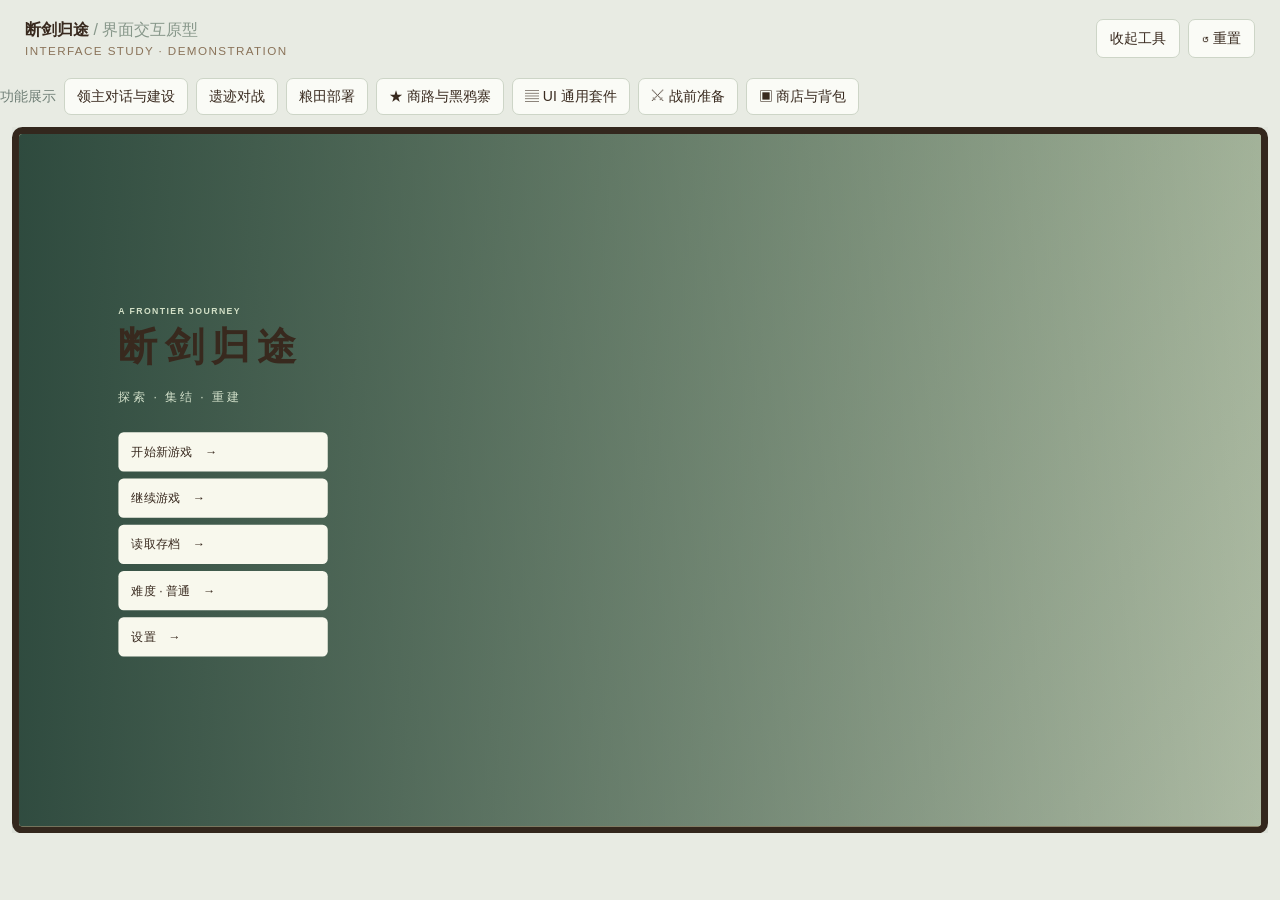
<file: assets/prototypes/interaction/index.html>
<!DOCTYPE html>

<html lang="zh-CN"><head><meta charset="utf-8"/><meta content="width=device-width,initial-scale=1" name="viewport"/><title>断剑归途 · 界面交互原型</title>
<style>
:root{--ink:#263b34;--muted:#718078;--paper:#f7f6ec;--line:#d9dfd0;--green:#426b50;--lime:#e8eddd;--gold:#d4ac60;--red:#a96354}*{box-sizing:border-box}body{margin:0;background:#e8ebe3;color:var(--ink);font:14px/1.5 'Microsoft YaHei',sans-serif}button{font:inherit;color:inherit;cursor:pointer}button:focus-visible{outline:3px solid #d4ac60;outline-offset:2px}.toolbar{max-width:1500px;margin:auto;padding:18px 25px;display:flex;justify-content:space-between;align-items:center;gap:12px}.brand b{font-size:16px}.brand small{display:block;color:var(--muted);letter-spacing:.12em}.switch{display:flex;gap:8px}.switch button,.ghost{border:1px solid #cdd5c7;background:#fafbf6;border-radius:7px;padding:8px 13px}.switch button.active{background:var(--ink);color:white}.frame{position:relative;margin:0 auto 30px;width:min(1440px,calc(100vw - 50px));height:min(810px,calc((100vw - 50px)*.5625));min-height:580px;background:#f5f5eb;box-shadow:0 20px 70px #65766938;overflow:hidden;border:8px solid #334b3d;border-radius:12px}.game{height:100%;position:relative;overflow:hidden}.topbar{height:66px;background:#fdfdf7;display:flex;align-items:center;padding:0 22px;gap:22px;border-bottom:1px solid var(--line);position:relative;z-index:2}.emblem{background:var(--green);color:white;width:38px;height:38px;border-radius:10px;display:grid;place-items:center;font-size:20px}.loc{min-width:108px}.loc strong{display:block;font-size:15px}.loc small,.stat small{color:var(--muted);font-size:11px}.resources{display:flex;gap:22px;flex:1}.stat{white-space:nowrap}.stat b{margin-left:5px}.top-action{border:0;background:var(--lime);border-radius:7px;padding:9px 12px}.scene{height:calc(100% - 66px);position:relative;background:linear-gradient(135deg,#c9d4af 0%,#dce3c5 47%,#bdcda8 100%);overflow:hidden}.scene:before{content:'';position:absolute;inset:0;background:repeating-linear-gradient(0deg,transparent 0 49px,#ffffff18 50px),repeating-linear-gradient(90deg,transparent 0 49px,#ffffff18 50px);transform:rotate(-8deg) scale(1.4)}.path{position:absolute;left:26%;top:-20%;width:17%;height:150%;transform:rotate(38deg);background:#d6c8a0;opacity:.8;border-left:12px solid #e3d8b4;border-right:12px solid #e3d8b4}.pond{position:absolute;right:7%;top:9%;width:20%;height:25%;border-radius:48% 54% 42% 55%;background:#a2c7bf;border:9px solid #dbe4c4;box-shadow:inset 0 0 0 4px #bfdad0}.tree{position:absolute;font-size:47px;filter:saturate(.7);opacity:.75}.object{position:absolute;border:0;background:transparent;text-align:center;transform:translate(-50%,-50%);min-width:100px}.object .icon{display:grid;place-items:center;font-size:43px;width:78px;height:68px;margin:auto;filter:drop-shadow(0 7px 2px #46594030)}.object .label{display:inline-block;background:#fffdf2e8;border:1px solid #ffffff;border-radius:6px;padding:3px 9px;font-size:12px;box-shadow:0 3px 8px #4b5c4420}.object:hover .label{background:#426b50;color:white}.objective{position:absolute;top:20px;left:22px;background:#fffdf2ed;border:1px solid #fff;padding:14px 16px;width:235px;border-radius:9px;box-shadow:0 5px 20px #53664b17}.eyebrow{color:#8b9b8a;font-size:10px;letter-spacing:.16em;font-weight:bold}.objective strong{display:block;margin:4px 0}.objective p{margin:0;color:var(--muted);font-size:12px}.objective .marker{color:#c58e3f}.hint{position:absolute;bottom:20px;left:22px;background:#344b3cda;color:#f5f4df;border-radius:7px;padding:8px 12px;font-size:12px}.nav{position:absolute;bottom:20px;right:22px;display:flex;gap:8px}.nav button{background:#fffdf3;border:1px solid #fff;border-radius:9px;padding:10px 15px;box-shadow:0 4px 14px #43553a24;font-weight:bold}.nav button span{color:var(--green);margin-right:6px}.side-label{position:absolute;right:24px;top:22px;color:#fff;text-shadow:0 1px 4px #586d4c;letter-spacing:.12em;font-size:11px}.shade{position:absolute;inset:66px 0 0;background:#1d3027a6;z-index:4;display:flex;align-items:center;justify-content:center;padding:18px}.panel{width:min(930px,95%);max-height:100%;background:var(--paper);border:1px solid #fff;border-radius:12px;box-shadow:0 20px 60px #1d30275e;display:flex;flex-direction:column;overflow:hidden}.panel-head{padding:20px 24px 14px;border-bottom:1px solid var(--line);display:flex;justify-content:space-between;align-items:start}.panel-head h2{margin:1px 0;font-size:22px}.panel-head p{margin:0;color:var(--muted);font-size:12px}.close{border:0;background:#e9eddf;border-radius:7px;width:34px;height:34px;font-size:18px}.panel-body{padding:20px 24px;overflow:auto;flex:1}.panel-foot{padding:12px 24px;border-top:1px solid var(--line);display:flex;gap:8px;align-items:center;justify-content:flex-end;background:#f1f3e9}.btn{border:1px solid #cbd4c4;border-radius:7px;padding:9px 14px;background:white}.btn.primary{background:var(--green);border-color:var(--green);color:white}.btn.warn{background:#a96354;color:white;border-color:#a96354}.btn:disabled{opacity:.48;cursor:not-allowed}.grid{display:grid;grid-template-columns:repeat(3,1fr);gap:12px}.card{border:1px solid var(--line);background:#fffefa;border-radius:9px;padding:15px}.card h3{margin:0 0 5px;font-size:15px}.card p{margin:4px 0 12px;color:var(--muted);font-size:12px}.card .btn{margin-top:5px}.row{display:flex;align-items:center;justify-content:space-between;gap:10px;padding:10px 0;border-bottom:1px solid #e5e9dd}.row:last-child{border-bottom:0}.sub{color:var(--muted);font-size:12px}.tag{display:inline-block;background:#e9efdf;color:#54715a;border-radius:4px;padding:2px 7px;font-size:11px}.notice{padding:12px 14px;background:#edf1e4;border-left:3px solid #95ad7e;border-radius:4px;margin:0 0 14px}.tabs{display:flex;gap:6px;flex-wrap:wrap;margin-bottom:15px}.tabs button{border:0;border-radius:6px;background:#e9eddf;padding:8px 12px}.tabs button.active{background:var(--green);color:#fff}.inventory{display:grid;grid-template-columns:repeat(3,1fr);gap:12px}.person{background:#fffefa;border:1px solid var(--line);border-radius:9px;padding:13px}.person h3{margin:0}.avatar{width:42px;height:42px;border-radius:9px;background:#dbe7d5;display:grid;place-items:center;font-size:23px}.slots{display:grid;grid-template-columns:repeat(6,1fr);gap:5px;margin-top:12px}.slot{height:39px;border:1px solid #dce2d4;background:#f3f5ec;border-radius:5px;overflow:hidden;font-size:11px}.slot.selected{border:2px solid #d4a858;background:#fff4d5}.details{margin-top:12px;background:#e8eedf;padding:13px;border-radius:7px}.battlefield{height:270px;border-radius:8px;background-color:#becbad;background-image:linear-gradient(#8fa78e55 1px,transparent 1px),linear-gradient(90deg,#8fa78e55 1px,transparent 1px);background-size:34px 34px;position:relative}.unit{position:absolute;border:3px solid white;border-radius:50%;width:42px;height:42px;background:#557d60;color:white}.unit.enemy{background:#a86457}.unit.sel{box-shadow:0 0 0 3px #d5b664}.toast{pointer-events:none;position:absolute;left:50%;bottom:18px;transform:translateX(-50%);background:#263b34;color:white;padding:9px 15px;border-radius:7px;z-index:10;white-space:nowrap}.menu-screen{height:100%;display:flex;align-items:center;padding:8%;background:linear-gradient(90deg,#223f35e8,#536f5a55),linear-gradient(135deg,#adbd9c,#dbe1c9)}.menu-screen h1{font-size:45px;letter-spacing:.18em;margin:0}.menu-screen p{color:#d1dfc9;letter-spacing:.2em}.menu-actions{display:grid;gap:8px;width:240px;margin-top:30px}.menu-actions button{text-align:left;padding:12px 15px;background:#f8f8ed;border:0;border-radius:6px}


.scene{background:#dce4d2}.scene:before{display:none}.board{position:absolute;width:1344px;height:864px;transform:translate(0,0);background-color:#d8e2cc;background-image:linear-gradient(#a9b9a4 1px,transparent 1px),linear-gradient(90deg,#a9b9a4 1px,transparent 1px);background-size:48px 48px;border:2px solid #809a80}.board:before,.board:after{content:"";position:absolute;pointer-events:none}.board:before{left:0;top:528px;width:100%;height:96px;border-block:1px dashed #b7ab89;background:#e6deca88}.board:after{left:672px;top:0;width:96px;height:100%;border-inline:1px dashed #b7ab89;background:#e6deca66}.board-object{position:absolute;z-index:2;display:flex;flex-direction:column;align-items:center;justify-content:center;gap:3px;background:#f6f5e7e8;border:2px solid #66826d;border-radius:2px;color:#344d3b;text-align:center}.board-object:hover,.board-object.near{border-color:#b18b49;background:#fff8df}.board-object strong{font-size:13px}.board-object small{font-size:10px;color:#728475}.board-object.npc{background:#e9f0df;border-style:dashed;border-radius:50%;gap:0}.board-object.npc small{display:none}.board-object.exit{padding-inline:0;background:#e8e7dc;border-style:dashed}.hero{position:absolute;z-index:3;width:28px;height:36px;transform:translate(-50%,-50%);pointer-events:none}.hero:before{content:"";position:absolute;left:8px;top:0;width:10px;height:10px;border:2px solid #304e3c;border-radius:50%;background:#f9f5dc}.hero:after{content:"";position:absolute;left:4px;top:13px;width:18px;height:18px;border:2px solid #304e3c;background:#719578;border-radius:7px 7px 3px 3px}.hero-label{position:absolute;top:37px;left:50%;transform:translateX(-50%);white-space:nowrap;color:#344d3b;background:#fdfdf0dd;padding:1px 5px;border-radius:3px;font-size:10px}.scene-label{position:absolute;right:24px;top:20px;color:#718575;font-size:11px;letter-spacing:.1em}.scene-hint{position:absolute;bottom:18px;left:20px;background:#344b3cdd;color:#f5f4df;border-radius:6px;padding:8px 11px;font-size:11px;z-index:4}.near-hint{position:absolute;left:50%;bottom:75px;transform:translateX(-50%);background:#344b3cee;color:#fff;padding:5px 10px;border-radius:5px;white-space:nowrap;z-index:4;font-size:12px}.dpad{display:none;position:absolute;bottom:12px;left:12px;width:126px;height:126px;z-index:5;touch-action:none;user-select:none}.dpad button{position:absolute;width:44px;height:44px;border:1px solid #cad5c7;background:#f7f8efe8;color:#3c5a45;border-radius:6px;font-size:20px;touch-action:none}.dpad button:active{background:#b9cdb2}.dpad [data-dir=up]{left:43px;top:0}.dpad [data-dir=left]{left:0;top:43px}.dpad [data-dir=down]{left:43px;top:86px}.dpad [data-dir=right]{left:86px;top:43px}.nav{z-index:4}.objective{z-index:4}
.territory-map{display:flex;align-items:center;gap:0;overflow-x:auto;padding:30px 4px 22px}.territory-node{position:relative;flex:1 0 115px;min-height:102px;border:2px solid #a7b9a5;background:#fdfef8;border-radius:8px;padding:12px;display:flex;flex-direction:column;justify-content:center;gap:4px;text-align:center}.territory-node.current{border-color:#426b50;background:#e1edda;box-shadow:0 0 0 3px #d2dfcb}.territory-node span,.territory-node small{font-size:10px;color:#6d8171}.territory-node strong{font-size:14px}.map-player{position:absolute;bottom:7px;width:7px;height:7px;border-radius:50%;background:#b37f32;transform:translateX(-50%)}.territory-link{width:23px;flex:none;height:2px;background:#8da98e}.world-placeholder{display:flex;align-items:center;justify-content:center;min-height:175px;background:#e5eddf;border:1px solid #d6dfd1;border-radius:8px;margin-bottom:15px}.world-node{border:2px solid #8ca18b;background:#f9fbf2;border-radius:50%;width:110px;height:110px;display:flex;align-items:center;justify-content:center;text-align:center;flex-direction:column}.world-node.current{border-color:#426b50;background:#d7e8d2}.world-dash{width:90px;border-top:2px dashed #a0b19c}.world-node small{color:#7b8e7b}
.board{transform-origin:0 0}.topbar .resources{min-width:0;overflow:auto}.top-nav{display:flex;gap:5px;flex:none}.top-nav button{white-space:nowrap;background:#edf2e7;border:1px solid #d5dfcf;border-radius:7px;padding:8px 10px;font-size:12px}.top-nav span{font-weight:bold;color:#426b50}.joystick{display:none;position:absolute;z-index:5;bottom:14px;left:16px;width:112px;height:112px;border-radius:50%;border:2px solid #b8c9b1;background:#edf2e0b8;touch-action:none;user-select:none}.stick-cross{position:absolute;inset:20%;background:linear-gradient(transparent 47%,#809b8055 48% 52%,transparent 53%),linear-gradient(90deg,transparent 47%,#809b8055 48% 52%,transparent 53%);border-radius:50%}.stick-knob{position:absolute;top:50%;left:50%;width:40px;height:40px;border-radius:50%;background:#66856ad9;border:2px solid #fff;transform:translate(-50%,-50%);pointer-events:none}.joystick span{position:absolute;left:50%;bottom:-17px;transform:translateX(-50%);font-size:10px;color:#344b3c}.board-object.door{background:#e9e4d0;border:3px double #8d7957}.nested-ruins{border:1px dashed #8d7957;border-radius:4px;margin-top:6px;padding:3px;color:#715d41;background:#f3ecdb;font-size:11px}.nested-ruins.inside{border:2px solid #b0803e;background:#f8eac6}.nested-ruins small{font-size:9px}.territory-node{min-height:125px}

.resource-stat{min-width:64px;flex:none;border:0;background:transparent;text-align:left;padding:5px 6px;border-radius:6px;white-space:nowrap;font-size:12px}.resource-stat:hover,.resource-stat.active{background:#e5ede0}.resource-stat b{font-size:13px}.resource-stat small{display:block;font-size:10px;color:#728679}.resources{gap:4px;scrollbar-width:thin}.topbar{gap:8px}.loc{min-width:72px}.resource-popover{position:absolute;z-index:8;top:calc(100% - 2px);left:100px;width:300px;max-height:calc(100vh - 140px);overflow:auto;background:#fffef8;border:1px solid #d4dfcf;border-radius:8px;box-shadow:0 12px 35px #253c302e;padding:13px 15px}.resource-popover.wide{width:390px}.resource-popover header{display:flex;justify-content:space-between;align-items:center;border-bottom:1px solid #e0e8da;padding-bottom:8px}.resource-popover header button{border:0;background:#edf2e7;border-radius:5px;font-size:18px;width:28px;height:28px}.resource-popover .row{padding:7px 0}.calendar-grid{display:grid;grid-template-columns:repeat(5,1fr);gap:6px;margin-top:12px}.calendar-day{height:55px;background:#f3f6ed;border-radius:5px;display:flex;flex-direction:column;align-items:center;justify-content:center}.calendar-day span{width:26px;height:26px;display:grid;place-items:center;border:2px solid transparent;border-radius:50%}.calendar-day.raid span{border-color:#bd524d;color:#9d3633}.calendar-day.today{background:#dceada;font-weight:bold}.calendar-day small{height:14px;font-size:9px;color:#a04c47}.map-region{flex:1 0 125px;position:relative;padding-top:28px}.region-name{position:absolute;top:0;left:0;right:0;text-align:center;font-weight:bold;font-size:12px}.territory-node{height:130px;min-height:0;display:block;position:relative;padding:12px}.territory-node.current{background:#e1edda}.territory-map{align-items:center}.territory-link{margin-top:28px}.map-exit{position:absolute;width:18px;height:18px;border-radius:50%;padding:0;z-index:2;transform:translate(-50%,-50%);border:2px solid #fff;box-shadow:0 0 0 1px #6a8792}.map-exit.blue{background:#3c83c7;top:50%}.map-exit.west{left:0}.map-exit.east{left:100%}.map-exit.yellow{background:#e3b63d;top:50%;box-shadow:0 0 0 1px #a8882a}.map-exit.building{left:0}.map-exit.inside-door{left:100%}.nested-ruins{position:absolute;left:22%;right:12%;top:30%;height:55%;margin:0;padding:3px;display:flex;align-items:center;justify-content:center;text-align:center}.map-player{bottom:10px}
.topbar{z-index:6}.stamina-stat{display:flex;align-items:flex-start;flex:none}.stamina-plus{border:0;background:#e4eee1;color:#426b50;border-radius:4px;width:20px;height:20px;margin:4px 2px 0 0;padding:0;line-height:20px}.nested-ruins>span{position:absolute;bottom:100%;left:0;right:0;white-space:nowrap;text-align:center;font-size:10px;color:#715d41}
.resource-popover{left:0;max-width:calc(100% - 8px)}.territory-map{position:relative}.map-lines{position:absolute;inset:0;z-index:0;pointer-events:none;overflow:visible}.map-lines line{stroke:#8da98e;stroke-width:2}.territory-link{background:transparent}.map-region{z-index:1}.map-exit.blue,.map-exit.yellow{transform:translate(-50%,-50%)}.map-player{position:absolute;width:9px;height:9px;border:2px solid white;border-radius:50%;background:#b37f32;transform:translate(-50%,-50%);z-index:3}.nested-ruins{left:45%;right:5%;top:18%;height:57%}
.party-view{position:absolute;z-index:5;inset:66px 0 0;background:#e5ebe0;padding:10px 12px;overflow:hidden}.party-columns{height:100%;display:grid;grid-template-columns:repeat(3,minmax(0,1fr));gap:10px}.party-member{min-width:0;height:100%;overflow:hidden;border:1px solid #cbd9c8;background:#f8faf2;border-radius:7px;padding:10px;display:flex;flex-direction:column;gap:7px}.member-heading{display:flex;align-items:center;gap:9px;min-height:38px}.member-heading strong{display:block;font-size:15px}.member-heading small{display:block;color:#718078;font-size:10px}.member-portrait{width:38px;height:38px;display:grid;place-items:center;background:#dbe8d8;color:#426b50;border-radius:6px;font-size:18px}.gear-grid{display:grid;grid-template-columns:repeat(3,minmax(0,1fr));grid-template-rows:repeat(2,minmax(36px,1fr));gap:4px;flex:1;max-height:150px}.gear-cell{min-width:0;overflow:hidden;text-align:left;border:1px solid #d5dfcf;background:#eef3e9;border-radius:5px;padding:3px 6px}.gear-cell small{display:block;color:#7d8e7a;font-size:10px;line-height:1.2}.gear-cell b{display:block;overflow:hidden;text-overflow:ellipsis;white-space:nowrap;font-size:11px}.gear-cell:disabled{opacity:.45}.bag-label{display:flex;justify-content:space-between;align-items:center;font-size:11px;color:#607865}.bag-grid{display:grid;grid-template-columns:repeat(6,minmax(0,1fr));grid-template-rows:repeat(4,minmax(0,1fr));gap:4px;flex:2;min-height:0}.bag-cell{min-width:0;min-height:0;overflow:hidden;border:1px solid #d4dfcf;background:#f0f4eb;border-radius:4px;font-size:11px;padding:2px;word-break:break-all}.bag-cell.chosen,.gear-cell.chosen{border:2px solid #b28a42;background:#fff3d6}.bag-selected{min-height:30px;display:flex;align-items:center;gap:5px;flex-wrap:wrap;font-size:10px}.bag-selected span{color:#80907d}.bag-selected .btn{padding:3px 7px;font-size:10px}
.frame{height:min(810px,calc((100vw - 50px)*.5625),calc(100vh - 105px));min-height:0}
.panel-head{padding:8px 14px;align-items:center}.panel-head h2{font-size:16px;line-height:1.3}.panel-head .close{width:30px;height:30px}.panel-body{padding:12px 16px}.panel-foot{padding:8px 16px}
.menu-shade{position:absolute;inset:66px 0 0;z-index:4;background:#1d302755;display:flex;justify-content:flex-end}.menu-drawer{height:100%;width:min(260px,42%);background:#f7f8ef;border-left:1px solid #d5dfd0;padding:12px;display:flex;flex-direction:column;gap:5px}.menu-drawer button{border:0;background:transparent;border-radius:6px;text-align:left;padding:12px 14px;min-height:44px}.menu-drawer button:hover{background:#e4eddf}.menu-drawer button:last-child{margin-top:auto;border-top:1px solid #d8e1d4;border-radius:0;color:#85574e}
.objective{padding:0;width:220px;overflow:hidden;pointer-events:auto}.objective-head{width:100%;border:0;background:transparent;display:flex;justify-content:space-between;align-items:center;padding:8px 11px;font-size:12px;font-weight:bold}.objective-content{padding:0 11px 9px}.objective-content strong{font-size:12px;margin:1px 0 3px}.objective-content p{font-size:11px}.objective.folded{width:130px}.quest-groups{display:grid;gap:12px}.quest-group h3{margin:0 0 5px;font-size:12px;color:#718078}.quest-row{display:flex;justify-content:space-between;align-items:center;text-align:left;gap:12px;width:100%;padding:10px 12px;border:1px solid #dce4d7;border-radius:7px;background:#fffefa}.quest-row.tracking{border-color:#8eae8c;background:#eef5e9}.quest-row b,.quest-row small{display:block}.quest-row small{color:#718078;margin-top:2px}.quest-row>span:last-child{white-space:nowrap;color:#426b50;font-size:11px}
.party-member{--cell:min(52px,calc((100vh - 260px)/7.5),calc((100vw - 130px)/18));align-items:center;gap:5px}.member-heading{min-height:24px;width:100%;justify-content:center;gap:8px}.member-heading strong{font-size:14px}.member-heading small{display:inline}.equip-layout{width:100%;display:grid;grid-template-columns:var(--cell) minmax(38px,1fr) var(--cell);gap:6px;align-items:stretch;justify-content:center;max-width:280px}.gear-column{display:grid;grid-template-rows:repeat(3,var(--cell));gap:4px}.gear-cell,.bag-cell{width:var(--cell);height:var(--cell);aspect-ratio:1;border-radius:7px;flex:none;text-align:center;padding:2px}.gear-cell small{font-size:9px}.gear-cell b{font-size:10px}.character-figure{position:relative;min-width:0;max-width:135px;margin:0 auto;width:100%;height:100%;border:1px solid #d5e0d0;border-radius:8px;background:linear-gradient(#eaf2e6,#dde9d8);overflow:hidden}.figure-head{position:absolute;width:28%;aspect-ratio:1;left:36%;top:12%;border:2px solid #749174;border-radius:50%;background:#f4f5e9}.figure-body{position:absolute;width:43%;height:41%;left:28.5%;top:40%;border:2px solid #749174;border-radius:35% 35% 10% 10%;background:#a9c1a5}.figure-legs{position:absolute;width:31%;height:15%;left:34.5%;top:77%;border-left:3px solid #749174;border-right:3px solid #749174}.bag-label{width:min(100%,calc(var(--cell)*6 + 20px));font-size:10px}.bag-grid{flex:none;width:min(100%,calc(var(--cell)*6 + 20px));grid-template-columns:repeat(6,var(--cell));grid-template-rows:repeat(4,var(--cell));gap:4px;justify-content:center}.bag-cell{font-size:10px}.bag-selected{min-height:23px;justify-content:center;line-height:1.2}
.achievement-toast{position:absolute;z-index:20;top:8%;left:50%;transform:translateX(-50%);padding:12px 18px;background:#395a43;color:white;border-radius:8px;animation:achievement 3.6s ease both}@keyframes achievement{0%{opacity:0;transform:translate(-50%,-80px)}15%,80%{opacity:1;transform:translate(-50%,0)}100%{opacity:0;transform:translate(-50%,-80px)}}.npc-person{display:block;width:13px;height:19px;border:2px solid #66826d;border-radius:7px 7px 3px 3px;background:#c9ddc5;position:relative}.npc-person:before{content:"";position:absolute;width:8px;height:8px;left:1px;top:-10px;border:2px solid #66826d;border-radius:50%;background:inherit}.npc-person.ahe{background:#fff}.npc-person.azhu{background:#e7a361}.board-object.npc{border:0;background:transparent;overflow:visible}.board-object.npc strong{font-size:10px;background:#fffdf2dd}.task-arrow{position:absolute;z-index:5;font-size:25px;text-shadow:0 1px 3px #263b34;pointer-events:none}#battlefield:before{content:"己方部署区";position:absolute;left:0;top:0;width:39%;height:100%;background:#668c7822;border-right:1px dashed #668c78;color:#64806a;font-size:10px;padding:5px;box-sizing:border-box;pointer-events:none}.board{width:940.8px;height:604.8px}.board:before{top:370px;height:67px}.board:after{left:470px;width:67px}.item-menu{position:absolute;z-index:9;width:158px;max-height:calc(100% - 8px);overflow:auto;background:#fffef8;border:1px solid #cad9c6;border-radius:7px;box-shadow:0 8px 25px #243b3455;padding:8px;display:flex;flex-direction:column;gap:3px}.item-menu small{color:#748779}.item-menu button{text-align:left;border:0;background:#edf3e9;border-radius:4px;padding:5px}.party-member{container-type:inline-size}.bag-grid{grid-template-columns:repeat(6,minmax(0,1fr));grid-template-rows:repeat(4,auto);width:100%;gap:3px}.bag-cell{width:100%;height:auto;aspect-ratio:1}.bag-label{width:100%}@container (max-width: 275px){.bag-grid{grid-template-columns:repeat(4,minmax(0,1fr));grid-template-rows:repeat(6,auto);width:min(100%,calc((100vh - 340px)*.65))}}@container (max-width:275px){.bag-grid{width:min(100%,calc(var(--cell)*4 + 9px))}}.party-member{overflow:auto}.battle-screen{position:absolute;inset:0;z-index:12;background:#d5dfcb;display:flex;flex-direction:column;gap:5px;padding:8px}.battle-top,.battle-bottom{display:flex;align-items:center;gap:8px;background:#f7f8ef;border-radius:6px;padding:5px 9px}.battle-top b{margin-right:auto}.battle-screen .battlefield{flex:1;height:auto;min-height:0}.battle-screen>.row{display:none}.battle-bottom .btn{padding:7px 10px}.party-view{inset:auto auto auto 50%;top:calc(50% + 33px);transform:translate(-50%,-50%);height:min(560px,calc(100% - 82px));width:min(calc(100% - 16px),calc(var(--members)*320px + 24px));padding:8px;background:#e5ebe0;border:1px solid #cbd9c8;border-radius:10px;box-shadow:0 12px 36px #243b3450}.party-columns{gap:6px}.party-member{--cell:min(48px,19cqw);gap:4px;padding:6px}.equip-layout{grid-template-columns:var(--cell) minmax(0,1fr) var(--cell);max-width:300px;align-items:center}.gear-column{grid-template-rows:repeat(3,var(--cell));gap:3px}.gear-cell{width:var(--cell);height:var(--cell)}.character-figure{width:min(100%,144px);height:auto;aspect-ratio:1;max-width:none}.bag-label{width:100%;gap:3px}.bag-label span{display:flex;gap:2px}.bag-label button{border:0;background:#e3edde;border-radius:4px;padding:3px 4px;font-size:10px;white-space:nowrap}.bag-grid{width:min(100%,306px);display:grid;grid-template-columns:repeat(6,minmax(0,1fr));grid-template-rows:none;grid-auto-rows:auto;gap:3px}.bag-cell{position:relative;width:100%;height:auto;aspect-ratio:1;line-height:1.1;word-break:normal;overflow-wrap:anywhere}.stack-count{position:absolute;right:2px;bottom:1px;font-size:9px}.item-menu input{width:54px}.item-menu label{font-size:11px}@container (max-width:275px){.bag-grid{width:min(100%,200px);grid-template-columns:repeat(4,minmax(0,1fr));grid-template-rows:none}}.person-detail{position:absolute;z-index:10;left:50%;top:50%;transform:translate(-50%,-50%);width:min(240px,90%);padding:16px;background:#fffef8;border:1px solid #cbd9c8;border-radius:8px;box-shadow:0 8px 25px #243b3455}.person-detail button{float:right;border:0;background:#e3edde;border-radius:4px}.person-detail p{margin:8px 0}.person-detail small{color:#718078}.npc-person{width:28px;height:36px;border:0;background:none;--person:#c9ddc5}.npc-person.ahe{--person:#fff;background:none}.npc-person.azhu{--person:#e7a361;background:none}.npc-person:before{left:8px;top:0;width:10px;height:10px;border:2px solid #304e3c;background:var(--person)}.npc-person:after{content:"";position:absolute;left:4px;top:13px;width:18px;height:18px;border:2px solid #304e3c;background:var(--person);border-radius:7px 7px 3px 3px}.battle-screen{gap:5px}.battle-top{flex-wrap:wrap;font-size:11px}.battle-top b{margin-right:4px}.ally-count{color:#2568a4}.enemy-count{color:#ae4545;margin-left:auto}.battle-main{display:flex;flex:1;min-height:0;gap:6px;container-type:size}.battle-roster{width:145px;flex:none;display:flex;flex-direction:column;gap:5px}.captain-row{display:flex;gap:3px}.captain-card{width:75px;min-height:64px;border:1px solid #9bb19a;border-radius:6px;background:#f6f8ef}.captain-card.chosen{outline:2px solid #d0ab5e}.captain-card small{display:block;font-size:9px}.captain-row>div{display:flex;flex-direction:column;gap:3px}.captain-row>div button{border:1px solid #becdb9;border-radius:4px;background:#f6f8ef;font-size:10px;padding:4px}.battle-screen .battlefield{flex:none;aspect-ratio:20/12;width:min(calc(100cqw - 151px),166.6667cqh);height:auto;align-self:center;background-size:5% 8.333333%;overflow:hidden}.battle-screen #battlefield:before{width:35%}.battle-screen .unit{width:min(4%,32px);height:auto;aspect-ratio:1;transform:translate(-50%,-50%);border-width:2px;font-size:11px;z-index:2}.cell-selected{position:absolute;width:5%;height:8.333333%;border:3px solid #ffe382;z-index:1;pointer-events:none}.soldier-info{position:absolute;right:12px;bottom:12px;background:#fffef3;padding:9px;border-radius:6px;font-size:11px}.soldier-info p{margin:3px}.soldier-info button,.battle-detail header button{float:right}.battle-detail-shade{position:absolute;inset:0;z-index:5;background:#263b3488;display:grid;place-items:center}.battle-detail{width:min(780px,95%);max-height:94%;overflow:auto;background:#f8faf2;border-radius:8px;padding:10px}.battle-detail header{display:flex;justify-content:space-between}.battle-detail-columns{display:grid;grid-template-columns:minmax(190px,300px) 1fr;gap:12px}.battle-detail .party-member{height:auto}.battle-detail h3{margin:8px 0;font-size:13px}.soldier-row{display:block;width:100%;text-align:left;padding:5px;margin:3px 0}.game>.toast{z-index:30}.status-dot{color:#4b8757}.battle-screen .unit{border:0;border-radius:0;background:transparent;box-shadow:none;overflow:visible;--figure:#719578}.battle-screen .unit[data-battle-unit="1"]{--figure:#fff}.battle-screen .unit[data-battle-unit="2"]{--figure:#e7a361}.battle-screen .unit.enemy{--figure:#c36f66}.battle-screen .unit:before{content:"";position:absolute;left:32%;top:0;width:36%;height:30%;border:2px solid #304e3c;border-radius:50%;background:var(--figure)}.battle-screen .unit:after{content:"";position:absolute;left:18%;top:35%;width:64%;height:52%;border:2px solid #304e3c;border-radius:30% 30% 8% 8%;background:var(--figure)}.battle-screen .unit span{position:absolute;top:90%;left:50%;transform:translateX(-50%);font-size:9px;line-height:1;background:#fffdf2cc;color:#263b34;border-radius:2px;z-index:2}.captain-card .npc-person{display:block;margin:0 auto;height:32px}.captain-card .captain-main{--person:#719578}.board-object.npc strong{position:absolute;top:calc(50% + 19px);left:50%;transform:translateX(-50%);white-space:nowrap;z-index:5;padding:1px 4px;border-radius:3px;line-height:1.2}.battle-top .enemy-count{margin-left:0}.battle-versus{display:flex;justify-content:center;align-items:center;gap:8px;flex:1}.battle-versus button{border:0;background:#e5eddf;border-radius:4px;padding:4px 8px;font-weight:bold}.market-panel{width:min(850px,98%);height:min(470px,100%);background:#f7f6ec;border-radius:9px;padding:12px;display:flex;flex-direction:column}.market-panel header{display:flex;justify-content:space-between}.market-layout{display:grid;grid-template-columns:minmax(120px,1fr) 2fr;gap:12px;min-height:0;flex:1}.merchant{display:flex;flex-direction:column;gap:8px;align-items:center;justify-content:center}.merchant .character-figure{width:min(100%,150px);height:auto;aspect-ratio:1;flex:none}.merchant-speech{background:#e8eedf;border-radius:6px;padding:10px;width:100%}.market-items{overflow:auto}.market-items nav{display:flex;gap:5px}.battle-detail-shade{pointer-events:none}.battle-detail{pointer-events:auto}.quantity{display:inline-flex;align-items:center;gap:2px}.quantity input{width:48px;text-align:center}.quantity button{padding:3px 8px}.market-items .row>span:last-child{display:flex;align-items:center;gap:4px}.market-panel header{min-height:28px}.merchant>b{font-size:15px}.dialogue-shade{position:absolute;inset:0;z-index:25;background:transparent;display:flex;align-items:flex-end;justify-content:center;padding:12px;pointer-events:auto}.dialogue-box{width:min(80%,1050px);max-height:65%;display:grid;grid-template-columns:130px 1fr;gap:14px;padding:12px;background:#263b34ef;border:1px solid #9d9a72;border-radius:6px;color:#f2f2df;box-shadow:0 8px 28px #17251e77}.dialogue-person{display:flex;flex-direction:column;align-items:center;gap:6px}.dialogue-person .character-figure{width:90px;max-height:90px;aspect-ratio:1}.dialogue-main{min-height:0;overflow:auto}.dialogue-text{padding:5px 0;white-space:pre-wrap}.dialogue-options{display:flex;flex-direction:column;gap:3px}.dialogue-options button{min-height:44px;text-align:left;background:#425e4b;color:#f7f5e8;border:1px solid #778b70;padding:5px 10px}.dialogue-options button:hover,.dialogue-options button:focus{background:#a98c4d;color:#fff;outline:2px solid #ead8a8}.dialogue-options button:disabled{opacity:.45}.dialogue-main small{color:#c2cdbb}.trade-content{display:flex;flex-direction:column;min-width:0;min-height:0}.trade-content nav{display:flex;gap:4px}.trade-columns{display:grid;grid-template-columns:minmax(0,1fr) minmax(135px,.85fr);gap:8px;flex:1;min-height:0;padding-top:8px}.trade-list{overflow:auto}.trade-entry{width:100%;display:block;text-align:left;padding:9px;border:1px solid #6e826c;background:#e8eee2;border-radius:4px}.trade-entry.selected{border-color:#bd9c58;background:#d8e6d4}.trade-detail{overflow:auto;background:#edf2e7;border:1px solid #bdcab8;border-radius:5px;padding:10px}.trade-detail p{font-size:12px}.trade-detail .quantity{margin-bottom:6px}.dialogue-options{counter-reset:dialogue-option}.dialogue-options button::before{counter-increment:dialogue-option;content:counter(dialogue-option) ". ";color:#dfc484}.dialogue-box button:focus-visible{outline:2px solid #f6df9d;outline-offset:1px}.dialogue-text{overflow-wrap:anywhere}.frame{container-type:inline-size}@container (max-width:1000px){.topbar{padding:0 10px;gap:3px}.loc{min-width:46px}.loc small{display:none}.resource-stat{min-width:55px;font-size:10px;padding:3px 4px}.resource-stat b{font-size:11px}.resource-stat small{font-size:9px}.top-nav{gap:3px}.top-nav button{padding:6px 5px;font-size:11px}.top-action{padding:8px 7px;font-size:11px}}.dialogue-box{position:relative}.dialogue-close{position:absolute;right:8px;top:8px;z-index:1;border:0;border-radius:5px;background:#e9eddf;color:#263b34;padding:4px 10px;font-size:18px}.game-confirm{position:absolute;inset:0;z-index:100;background:#182a22a6;display:grid;place-items:center;padding:12px}.game-confirm-box{width:min(420px,95%);background:var(--paper);padding:16px;border-radius:12px;box-shadow:0 12px 40px #1d302788}.game-confirm-box p{white-space:pre-line}.game-confirm-box header{display:flex;justify-content:space-between;align-items:center}.game-confirm-box header button{border:0;background:#e9eddf;border-radius:6px;padding:4px 10px;font-size:20px}.game-confirm-box footer{display:flex;justify-content:flex-end;gap:8px}.reward-row{display:block;padding:8px}.market-panel{width:min(960px,95%)}.market-panel>header{display:flex;justify-content:flex-end}.panel{width:min(780px,95%)}.battle-top{display:grid;grid-template-columns:minmax(min-content,1fr) minmax(0,500px) minmax(min-content,1fr);position:relative}.battle-top>b{justify-self:start}.battle-versus{display:grid;grid-template-columns:minmax(0,1fr) auto minmax(0,1fr);width:100%;min-width:0;justify-self:center}.battle-versus span{min-width:0;overflow-wrap:anywhere}.battle-versus span:first-child{text-align:right}.battle-versus .enemy-count{margin-left:0}.battle-controls{display:flex;justify-content:flex-end;align-items:center;gap:5px;flex-wrap:wrap}.battle-versus span{white-space:normal}.battlefield{overflow:hidden}.battlefield-inner{position:absolute;inset:0;transform-origin:center;background-color:#becbad;background-image:linear-gradient(#8fa78e55 1px,transparent 1px),linear-gradient(90deg,#8fa78e55 1px,transparent 1px);background-size:5% 8.333333%}.battle-screen #battlefield{background-image:none}.battle-screen #battlefield:before{display:none}.battlefield-inner:before{content:"己方部署区";position:absolute;left:0;top:0;width:35%;height:100%;background:#668c7822;border-right:1px dashed #668c78;color:#64806a;font-size:10px;padding:5px;box-sizing:border-box;pointer-events:none}.scene .board{will-change:transform}.troop-stat small{display:flex;gap:5px;color:var(--ink);font-size:11px;font-weight:600}.formation-toolbar{display:flex;align-items:center;justify-content:space-between;gap:12px;margin-bottom:14px;flex-wrap:wrap}.formation-info{display:flex;align-items:center;flex-wrap:wrap;gap:5px 14px;flex:1;min-width:0}.formation-remaining{font-size:13px}.formation-warning{color:#a14e3e;font-size:13px}.formation-actions{display:flex;gap:8px;align-items:center;margin-left:auto;flex:none}.formation-table-wrap{overflow:auto;border:1px solid var(--line);border-radius:9px}.formation-table{border-collapse:collapse;width:100%;table-layout:fixed;background:#fffef9}.formation-table th,.formation-table td{padding:12px 8px;text-align:center;border-bottom:1px solid var(--line)}.formation-table tr:last-child th,.formation-table tr:last-child td{border-bottom:0}.formation-table th:first-child{width:19%;text-align:left}.formation-table thead{background:#e8eddd}.formation-cell{display:flex;align-items:center;justify-content:center;gap:4px}.formation-cell button{min-width:34px;padding:6px}.formation-cell input{width:58px;min-width:0;text-align:center;font:700 22px/1.2 'Microsoft YaHei',sans-serif;color:var(--ink);border:1px solid #cbd4c4;background:white;border-radius:6px;padding:5px 2px;appearance:textfield}.formation-cell input::-webkit-inner-spin-button,.formation-cell input::-webkit-outer-spin-button{-webkit-appearance:none;margin:0}@container (max-width:1000px){.topbar{padding:0 6px}.topbar .resources{gap:2px}.resource-stat{min-width:0;padding:3px 2px}.troop-stat small{font-size:10px}.loc{min-width:42px}.top-nav button{padding:5px 4px}}@container (max-width:600px){.formation-table{min-width:520px}}
.resource-popover.troops-pop{width:500px;max-width:calc(100% - 8px)}.troops-pop .row>span:first-child{flex:none;white-space:nowrap}.troops-pop .row>span:last-child{white-space:nowrap}
.formation-layout{display:grid;grid-template-columns:minmax(0,2fr) minmax(170px,1fr);gap:10px;min-height:0}.formation-table-wrap{min-width:0}.formation-table th,.formation-table td{padding:9px 3px}.formation-cell{gap:3px}.formation-cell input{min-width:0}.formation-cell input.low-health{color:#b4362c}.formation-roster{border:1px solid var(--line);border-radius:9px;background:#fffef9;padding:10px;min-width:0;display:flex;flex-direction:column;max-height:340px}.formation-units{overflow:auto}.formation-unit{display:grid;grid-template-columns:1fr auto 1fr;gap:6px;padding:7px 0;border-bottom:1px solid var(--line);font-size:12px}.formation-unit span:last-child{text-align:right}
.market-shade{background:#1c3026bb}.market-panel{width:min(1120px,98%);height:min(560px,96%);background:transparent;padding:10px}.market-layout{grid-template-columns:minmax(120px,170px) minmax(0,1fr);gap:12px}.merchant{justify-content:center}.merchant>b,.merchant-speech{background:#edf2e7;border-radius:5px;padding:8px;width:100%;text-align:center}.merchant .character-figure{width:min(100%,150px);aspect-ratio:3/4;max-height:220px}.trade-content{min-width:0;display:flex;flex-direction:column}.trade-header{display:flex;align-items:center;gap:6px;min-height:44px}.trade-header nav,.trade-members{display:flex;gap:3px}.trade-header>button:last-child{margin-left:auto}.trade-columns{display:grid;grid-template-columns:minmax(0,1fr) minmax(160px,.9fr);gap:8px;min-height:0;flex:1}.trade-main{display:flex;flex-direction:column;min-height:0;gap:8px}.trade-list{flex:1;min-height:0;background:#e6eddf;border-radius:6px;padding:5px}.trade-entry{display:flex;justify-content:space-between;gap:5px}.trade-detail{position:relative;min-height:120px;flex:none}.trade-gold{position:absolute;right:calc(100% + 4px);top:0;background:#d6c78c;border-radius:4px;padding:3px 8px;width:max-content}.trade-detail{overflow:visible}.trade-bag{background:#e6eddf;border-radius:6px;padding:8px;overflow:auto}.trade-bag-grid{display:grid;grid-template-columns:repeat(4,minmax(0,1fr));gap:3px;margin-top:8px}.trade-bag-cell{position:relative;aspect-ratio:1;min-width:0;background:#fafbf4;border:1px solid #b6c8af;border-radius:4px;overflow-wrap:anywhere}.trade-bag-cell small{position:absolute;right:2px;bottom:1px}.trade-bag-cell.selected,.forge-row button.selected{outline:2px solid #b5964e}.forge-row{display:grid;grid-template-columns:55px repeat(3,minmax(0,1fr));gap:3px;align-items:center;margin-bottom:5px}.forge-row button{min-width:0;padding:5px}
.market-layout{align-items:stretch}.merchant{justify-content:flex-start;gap:8px}.merchant>b{min-height:42px;display:grid;place-items:center}.merchant .character-figure{margin:0 auto}.trade-bag{display:flex;flex-direction:column;min-height:0;overflow:hidden}.trade-bag-header{display:flex;align-items:center;gap:4px;min-height:42px;flex:none}.trade-bag-header>button:last-child{margin-left:auto}.trade-members{display:flex;gap:3px;min-width:0}.trade-bag-grid,.officer-soldiers{overflow:auto;min-height:0}.trade-modes{display:flex;gap:4px;flex:none}.trade-detail{padding-bottom:38px}.trade-gold{left:10px;right:auto;top:auto;bottom:8px}.trade-controls{display:flex;flex-wrap:wrap;align-items:center;gap:5px}.officer-soldiers{flex:1}
.merchant{padding-top:8px}.merchant>b{box-sizing:border-box;min-height:0;height:42px;flex:none}.merchant .trade-modes{display:flex;flex-wrap:wrap;justify-content:center;width:100%;gap:5px}.trade-gold{left:auto;right:calc(100% + 8px);bottom:0;top:auto}.trade-detail{padding-bottom:12px}.formation-layout{height:min(300px,calc(100vh - 260px));min-height:180px}.formation-roster{height:100%;max-height:none;box-sizing:border-box}.formation-table-wrap{height:100%;box-sizing:border-box}.formation-units{min-height:0}.formation-cell button{min-width:28px;padding:4px}.formation-cell input{width:42px;font-size:18px;padding:4px 2px}

.calendar-nav{display:flex;justify-content:space-between;align-items:center;margin-bottom:6px}.calendar-day.intel-range{background:#edc8c5}.calendar-day.today.intel-range{background:#edc8c5;outline:2px solid #708e71}.dialogue-box{width:min(95%,1100px);max-height:70%;min-height:240px;grid-template-columns:minmax(90px,20%) minmax(0,1fr) minmax(150px,32%);gap:14px;background:#f7f7ef;color:#263b34;border:4px solid #66816a;border-radius:14px}.dialogue-person .character-figure{width:100%;max-width:170px;max-height:none;aspect-ratio:3/4}.dialogue-main{display:flex;flex-direction:column;padding:6px}.dialogue-main strong{font-size:22px;border-bottom:1px solid #bccbbb;padding-bottom:8px}.dialogue-text{padding:14px 0;flex:1}.dialogue-options{padding:28px 0 0 12px;border-left:1px solid #d5dfcf;overflow:auto}.dialogue-options button{background:#eef2e6;color:#263b34;border-color:#c0cdb9}.dialogue-options button:hover,.dialogue-options button:focus{background:#d2e1c7;color:#263b34}.merchant-speech{flex:1;overflow:auto;text-align:left}.trade-gold{left:auto;right:8px;top:8px;bottom:auto}.trade-detail{padding-right:90px}.intel-columns{grid-template-columns:minmax(0,1fr) auto}.intel-exit{align-self:start}
.dialogue-box{background:rgba(247,247,239,.80)}.dialogue-box[data-typing="true"] .dialogue-options button{visibility:hidden;pointer-events:none}.dialogue-box[data-typing="true"],.dialogue-box[data-next]:not([data-next=""]){cursor:pointer}.dialogue-options{min-height:90px}.dialogue-next-arrow{display:none;position:absolute;left:50%;bottom:8px;transform:translateX(-50%);color:#b89651;font-size:28px;line-height:1;pointer-events:none}.dialogue-box[data-typing="false"][data-next]:not([data-next=""]) .dialogue-next-arrow{display:block}.scene-interact-anchor{position:absolute;inset:0;z-index:4;display:flex;align-items:flex-end;justify-content:center;padding:12px;pointer-events:none}.scene-interact-anchor[hidden]{display:none}.scene-interact-box{width:min(95%,1100px);max-height:70%;min-height:240px;display:grid;grid-template-columns:minmax(90px,20%) minmax(0,1fr) minmax(150px,32%);gap:14px;padding:12px;border:4px solid transparent}.scene-interact-placeholder{visibility:hidden}.scene-interact-box .dialogue-person .character-figure{width:100%;max-width:170px;max-height:none;aspect-ratio:3/4}.scene-interact-box .dialogue-options{pointer-events:none}.scene-interact-box .dialogue-options button{pointer-events:auto}.dialogue-box,.scene-interact-box{height:260px;min-height:0}.scene-interact-box .dialogue-options button{width:50%;align-self:flex-end;white-space:nowrap;overflow:hidden;text-overflow:ellipsis}.scene-interact-box .dialogue-options button::before{content:none}.hero-facing{position:absolute;left:25px;top:10px;color:#304e3c;font-size:10px;line-height:1}.shade .panel{height:min(620px,100%)}.party-view{background:#1d3027aa}.warehouse-layout{display:grid;grid-template-columns:1fr 1fr;gap:12px;height:100%;min-height:0}.warehouse-column{display:flex;flex-direction:column;min-height:0}.warehouse-grid{display:grid;grid-template-columns:repeat(6,minmax(0,1fr));grid-auto-rows:58px;gap:5px;overflow:auto}.warehouse-grid button{border:1px solid #cbd4c4;border-radius:5px;background:#f4f7ef}.warehouse-grid button:disabled{opacity:.6}.soldier-info{max-height:75%;overflow:auto}.barracks-layout{display:grid;grid-template-columns:2fr 1fr;gap:10px;height:100%;min-height:0}.barracks-left,.barracks-list{overflow:auto}.barracks-units{display:grid;gap:4px;max-height:350px;overflow:auto}.barracks-units button{text-align:left;border:1px solid #d9dfd0;border-radius:5px;background:#f4f7ef;padding:6px}.work-layout{display:grid;grid-template-columns:25% 35% 1fr;gap:12px;min-height:300px}.work-layout .card{min-width:0}.manager-title{display:flex;justify-content:space-between;gap:5px;align-items:start}.manager-portrait{height:170px;margin:12px auto;max-width:150px}.worker-list{display:grid;grid-template-columns:repeat(2,minmax(0,1fr));gap:5px;max-height:330px;overflow:auto}.worker-list button{padding:8px 5px}.demo-head{margin-left:12px;padding:5px 8px;font-size:11px}.panel-head h2{display:flex;align-items:center}.demo-jumps{max-width:1450px;margin:0 auto 12px;display:flex;align-items:center;gap:8px;flex-wrap:wrap}.demo-jumps span{color:#718078}.demo-jumps button{border:1px solid #cdd5c7;background:#fafbf6;border-radius:7px;padding:7px 12px}.farm-layout{display:grid;grid-template-columns:minmax(150px,1fr) 2fr;gap:12px}.farm-workers{display:flex;flex-wrap:wrap;gap:6px}.farm-workers .primary{background:#426b50;color:white}.build-screen{position:absolute;inset:0;z-index:16;background:#d6e0cf;display:flex;flex-direction:column;padding:10px;gap:8px}.build-top{display:flex;align-items:center;gap:8px;justify-content:flex-end}.build-top strong{margin-right:auto}.build-viewport{position:relative;flex:1;overflow:hidden;touch-action:none;background:#b7c9ae;display:grid;place-items:center}.build-map{position:relative;flex:none;width:min(90%,900px);aspect-ratio:20/12;max-height:100%;background-color:#c7d6bb;background-image:linear-gradient(#77977c55 1px,transparent 1px),linear-gradient(90deg,#77977c55 1px,transparent 1px);background-size:5% 8.3333%;transform-origin:center;touch-action:none}.build-map.fine{background-size:2.5% 4.1667%}.build-object{position:absolute;background:#edf2dfb8;border:2px solid white;color:#274734;touch-action:none;overflow:visible}.build-object.invalid{border-color:#c63c33;background:#e5a39a88}.build-object.selected{outline:2px solid #d4a752}.manager-mark{position:absolute;left:50%;bottom:-15px;width:9px;height:9px;border-radius:50%;background:#385d43}.build-bottom{min-height:55px}.build-palette{display:flex;gap:5px;overflow-x:auto}.build-top span{white-space:nowrap}.frame{width:min(1440px,calc(100vw - 50px));height:auto;min-height:0;aspect-ratio:16/9}.barracks-layout{grid-template-columns:minmax(0,2fr) minmax(260px,1fr)}.barracks-left .row{flex-wrap:nowrap;gap:4px}.barracks-left .row>span:first-child{white-space:nowrap}.barracks-left .btn{padding:5px 7px;min-width:28px}.barracks-list{overflow:hidden;display:flex;flex-direction:column}.barracks-units{max-height:none;min-height:0;flex:1}.barracks-units button{white-space:nowrap;font-size:12px}.barracks-list>.card{overflow:hidden}#frame-viewport{position:relative;margin:0 auto 30px;overflow:hidden}.frame{position:absolute;left:0;top:0;margin:0;width:1440px!important;height:810px!important;min-height:0;aspect-ratio:auto;transform-origin:top left}.health-good{background:#e1efdf!important}.health-warn{background:#f7edcc!important}.health-low{background:#f5dcd8!important}.worker-list .primary{box-shadow:inset 0 0 0 2px #426b50;color:#263b34}.supply-dot{-webkit-text-stroke:1px #53675a;text-shadow:0 0 1px #344b3c}.panel-head .back-icon{margin-left:auto;margin-right:7px;border:0;background:#e9eddf;border-radius:7px;width:34px;height:34px;font-size:20px}.panel-head .back-icon+.close{margin-left:0}.panel[aria-label="兵营"],.panel[aria-label="粮田"],.panel[aria-label="工坊"],.panel[aria-label="商队"],.panel[aria-label="办公设施"],.panel[aria-label="发展策略"],.panel[aria-label="仓库"]{width:min(1260px,98%)}.barracks-left .row{gap:10px}.barracks-left .btn{padding:7px 10px;min-width:36px}.party-columns{max-width:1260px;margin:0 auto}.party-view{padding-left:22px;padding-right:22px}.barracks-controls{display:flex;align-items:center;gap:14px;margin-right:auto}.barracks-left .row{justify-content:flex-start;gap:18px}.barracks-left .row>span:first-child{min-width:105px}.barracks-step{display:inline-flex;align-items:center;gap:5px;white-space:nowrap}.barracks-step input{width:52px;text-align:center;font:inherit;padding:6px 2px;border:1px solid #cbd4c4;border-radius:5px}.level-tools{margin-left:12px;white-space:nowrap}.level-tools .btn{padding:3px 8px}.upgrade-compare{display:grid;grid-template-columns:1fr 1fr;gap:12px;margin-bottom:18px}.panel[aria-label="设施升级"]{width:min(650px,95%);height:auto}.style-example-link{display:inline-block;border:1px solid #cdd5c7;background:#fafbf6;border-radius:7px;padding:7px 12px;color:inherit;text-decoration:none}.style-example-link:hover{background:#e8eddd}body.wood-theme{--ink:#38291e;--muted:#8a7359;--paper:#f2e3bd;--line:#b69b72;--green:#8d6b44;--lime:#e4d0a6;--gold:#e3a93a}body.wood-theme .frame{border-color:#33271d;background:#c5b084}body.wood-theme .topbar{background:#4b3a2c;color:#f4e8cc;border-color:#1d140d}body.wood-theme .topbar small,body.wood-theme .topbar .stat small{color:#d7c19a}body.wood-theme .top-action,body.wood-theme .top-nav button{background:#8d6b44;color:#fff3d8;border:2px solid #33271d;border-radius:0}body.wood-theme .scene{background:#b7b78a}body.wood-theme .board{background-color:#c6ce9d;background-image:linear-gradient(#8e9a70 1px,transparent 1px),linear-gradient(90deg,#8e9a70 1px,transparent 1px);border-color:#66583b}body.wood-theme .panel,body.wood-theme .card,body.wood-theme .notice,body.wood-theme .objective,body.wood-theme .resource-popover,body.wood-theme .game-confirm-box{background:#f2e3bd;color:#3a2b1c;border:3px solid #4b3a2c;border-radius:0;box-shadow:inset 0 0 0 2px #fff1d0,3px 3px 0 #24180f}body.wood-theme .panel-head,body.wood-theme .panel-foot{background:#d4bc8e;border-color:#7b6245}body.wood-theme .btn,body.wood-theme .close,body.wood-theme .back-icon,body.wood-theme .tabs button{border:2px solid #33271d;background:#8d6b44;color:#fff3d8;border-radius:0;box-shadow:inset 1px 1px #c4a378,inset -1px -1px #5e4528}body.wood-theme .btn.primary,body.wood-theme .tabs button.active{background:#e3a93a;color:#2a1c08;border-color:#4b3218}body.wood-theme .party-view{background:#1d140dbb}body.wood-theme .party-member,body.wood-theme .barracks-list,body.wood-theme .formation-roster{background:#4b3a2c;color:#f4e8cc;border:3px solid #21170f;border-radius:0}body.wood-theme .bag-cell,body.wood-theme .gear-cell{background:#33271d;color:#f4e8cc;border:2px solid #21170f;border-radius:0}body.wood-theme .dialogue-box{background:rgba(242,227,189,.90);color:#3a2b1c;border:4px solid #4b3a2c;border-radius:0}body.wood-theme .dialogue-options button{background:#dec89c;color:#3a2b1c;border:2px solid #866945;border-radius:0}body.wood-theme .character-figure{background:#d7c29a;border-color:#7d654a;border-radius:0}body.wood-theme .scene-object:not(.npc){background:#eeddb7;border-color:#72573b;color:#38291e}body.wood-theme .hint,body.wood-theme .scene-interact-box button{background:#4b3a2c;color:#f4e8cc}body.wood-theme .barracks-units button,body.wood-theme .worker-list button{color:#263b34}

body.wood-theme .topbar{height:66px;background:#4b3a2c;border:4px solid #1d140d;box-shadow:inset 2px 2px #8e7354,inset -2px -2px #33271d;padding:0 12px;gap:12px}
body.wood-theme .loc{min-width:75px;border-right:2px solid #2e2118;padding-right:10px}body.wood-theme .loc small{font-size:10px;color:#c9b48f}body.wood-theme .loc strong{font-size:15px;color:#fff0d2}
body.wood-theme .resources{gap:2px;overflow:hidden;align-items:center}body.wood-theme .resource-stat{position:relative;min-width:83px;padding:5px 3px 5px 23px;color:#f4e8cc;white-space:nowrap;border-radius:0}body.wood-theme .resource-stat:before{position:absolute;left:3px;top:12px;font-weight:bold;font-size:14px;color:#e3a93a;text-shadow:1px 1px #1d140d}body.wood-theme .resource-stat[data-act="pop:calendar"]:before{content:'▦'}body.wood-theme .resource-stat[data-act="pop:grain"]:before{content:'✣'}body.wood-theme .resource-stat[data-act="pop:supplies"]:before{content:'✚'}body.wood-theme .resource-stat[data-act="pop:material"]:before{content:'◆'}body.wood-theme .resource-stat[data-act="pop:coin"]:before{content:'◈'}body.wood-theme .resource-stat[data-act="pop:stamina"]:before{content:'ϟ'}body.wood-theme .resource-stat[data-act="pop:troops"]:before{content:'⚔'}body.wood-theme .resource-stat:hover,body.wood-theme .resource-stat.active{background:#72553a}body.wood-theme .resource-stat small{font-size:10px;color:#b7d989}
body.wood-theme .top-nav button{padding:7px 9px;background:#8d6b44;border:3px solid #1d140d;box-shadow:inset 2px 2px #bd9b6c,inset -2px -2px #5e4528;color:#fff3d8}body.wood-theme .top-nav button:hover{background:#a57d4d}body.wood-theme .top-nav span{color:#ffe1a2}
body.wood-theme .resource-popover{background:#4b3a2c;color:#f4e8cc;border:3px solid #1d140d;box-shadow:inset 2px 2px #8e7354,3px 4px #21170f}body.wood-theme .resource-popover .row{border-color:#725b42}
body.wood-theme .dialogue-box{overflow:visible;background:rgba(242,227,189,.94);border:4px solid #1d140d;box-shadow:inset 3px 3px #fff4d0,inset -3px -3px #b69b72,4px 5px #1d140d80;padding:16px;gap:16px}body.wood-theme .dialogue-main{position:relative;padding-top:28px}body.wood-theme .dialogue-main strong{position:absolute;top:-27px;left:0;padding:4px 17px;background:#e3a93a;color:#29190d;border:3px solid #1d140d;box-shadow:inset 2px 2px #f9d778,inset -2px -2px #936a24}body.wood-theme .dialogue-text{font-size:16px;line-height:1.7;color:#332419}body.wood-theme .dialogue-main small{color:#806c51}body.wood-theme .dialogue-person .character-figure{border:3px solid #59432d;background:#d5c09a;box-shadow:inset 2px 2px #f8eac9}body.wood-theme .dialogue-options{border-left:2px dotted #b69b72;padding-left:12px}body.wood-theme .dialogue-options button{background:transparent;border:0;box-shadow:none;text-align:left;padding:10px;color:#3a2b1c}body.wood-theme .dialogue-options button:hover,body.wood-theme .dialogue-options button:focus-visible{background:#d8c399;outline:2px solid #aa8854}
body.wood-theme .party-view{background:#17130ed9;padding:18px 24px}body.wood-theme .party-columns{background:#4b3a2c;border:4px solid #1d140d;box-shadow:inset 3px 3px #8e7354,inset -3px -3px #33271d;padding:10px;gap:8px}body.wood-theme .party-member{background:#33271d;border:3px solid #1d140d;box-shadow:inset 2px 2px #614a34;padding:8px;color:#f4e8cc}body.wood-theme .member-heading{justify-content:space-between;border-bottom:2px solid #1d140d;padding-bottom:4px}body.wood-theme .member-heading small,body.wood-theme .bag-label small{color:#c9b48f}body.wood-theme .equip-layout .character-figure{background:#493626;border:2px solid #1d140d;box-shadow:inset 2px 2px #6d5842}body.wood-theme .bag-label{border-bottom:2px solid #1d140d;color:#f4e8cc}body.wood-theme .bag-label button{background:#8d6b44;color:#fff3d8;border:2px solid #1d140d;box-shadow:inset 1px 1px #c4a378;border-radius:0}body.wood-theme .bag-cell,body.wood-theme .gear-cell{background:#493626;border:2px solid #1d140d;color:#f4e8cc;box-shadow:inset 1px 1px #72583d}body.wood-theme .bag-cell.chosen,body.wood-theme .gear-cell.chosen{outline:2px solid #e3a93a;background:#73512c}body.wood-theme .gear-cell small{color:#c9b48f}body.wood-theme .item-menu{background:#f2e3bd;color:#3a2b1c;border:3px solid #1d140d;box-shadow:inset 2px 2px #fff5d7,3px 3px #1d140d}
input[type="range"]{accent-color:#936237}.health-good{background:#c1dfb6!important;color:#193c22!important}.health-warn{background:#f3dc92!important;color:#4b3814!important}.health-low{background:#efb4a8!important;color:#552720!important}.warehouse-character{display:grid;grid-template-columns:70px minmax(90px,140px) 70px;justify-content:center;gap:7px;height:180px;margin:0 0 8px}.warehouse-character .character-figure{width:100%;height:100%}.warehouse-gear{display:grid;grid-template-rows:repeat(3,1fr);gap:4px}.warehouse-equipment{border:1px solid #8e795e;background:#f7f2df;display:flex;flex-direction:column;align-items:center;justify-content:center;line-height:1.2}.warehouse-equipment small{font-size:10px}.wood-theme .warehouse-equipment{background:#493626;border:2px solid #1d140d;color:#f4e8cc}.wood-theme input[type="range"]{accent-color:#8d6035}
.log-history{padding:9px 12px;background:#e6d3a9;border-left:4px solid #6f9658;margin:8px 0;font-size:11px;display:flex;flex-direction:column;gap:2px}.log-history b{font-size:13px;color:#48351d}.log-history span{color:#76593a}.log-localtrade{display:flex;align-items:baseline;gap:10px;flex-wrap:wrap;margin:10px 0;padding:10px 12px;background:#dec99f;border-left:4px solid #a77a38;font-size:11px}.log-localtrade strong{font-size:15px;color:#5f451f}.log-localtrade span{color:#934b3b}

.caravan-shade{inset:66px 0 0;background:#1a140dd9;align-items:stretch;justify-content:center;padding:13px 18px;z-index:8}
.caravan-shell{--lp:#f2e3bd;--li:#38291e;--ld:#4b3a2c;--la:#e3a93a;--lb:#1d140d;--lm:#806b4b;width:min(1350px,100%);height:100%;display:flex;flex-direction:column;overflow:hidden;background:#4b3929;border:4px solid #1d140d;box-shadow:inset 3px 3px #8c7051,inset -3px -3px #24170f,5px 7px 0 #100c07a0;color:#f7e9cd;font-size:14px}
.log-shell-head{min-height:72px;display:flex;align-items:center;gap:15px;padding:10px 20px;border-bottom:3px solid #1d140d;background:linear-gradient(90deg,#4b3929,#64503a 60%,#4c3929)}
.log-heading-mark{width:44px;height:44px;display:grid;place-items:center;color:#ffd06b;background:#322418;border:3px solid #1b130c;box-shadow:inset 2px 2px #7e6446;font-size:26px}
.log-heading{flex:1;min-width:0}.log-heading small{font-size:10px;color:#cbb18b;letter-spacing:.18em;font-weight:700}.log-heading h2{display:flex;gap:14px;align-items:center;font-size:23px;margin:0;line-height:1.2;color:#ffe9b9;letter-spacing:.08em}.log-heading em{font-style:normal;font-size:11px;letter-spacing:0;padding:3px 8px;border:1px solid #bd9360;color:#ffd37d}
.log-heading-meta{text-align:right;line-height:1.4;padding:0 12px;border-right:2px solid #302319}.log-heading-meta b{display:block;font-size:17px;color:#f9df9f}.log-heading-meta small{font-size:11px;color:#cdbd9d}
.log-close{width:39px;height:38px;border:3px solid #21150e;cursor:pointer;background:#8a6341;color:#fff4df;font-size:25px;line-height:1;box-shadow:inset 2px 2px #b99069,inset -2px -2px #543c28}
.log-close:hover{background:#b8804a}.log-tabs{height:47px;flex:none;display:flex;align-items:stretch;gap:3px;padding:0 15px;background:#32251b;border-bottom:3px solid #1b120b}
.log-tabs button{border:0;border-right:2px solid #1d140d;cursor:pointer;padding:0 24px;color:#d9c09a;background:#493729;font-size:14px;font-weight:700}.log-tabs button span{margin-right:8px;color:#dfad61}.log-tabs button:hover{background:#66503a}.log-tabs button.active{background:#f2e3bd;color:#3a2b1c;box-shadow:inset 0 4px 0 #e3a93a}.log-tabs button.active span{color:#a26e22}.log-tabs-spacer{flex:1}.log-legend{font-size:11px;align-self:center;color:#c1a784;white-space:nowrap}
.log-content{min-height:0;flex:1;overflow:auto;background:radial-gradient(ellipse at 50% 120%,#d2bb8e,#e9d6ab 50%,#f1e2bf 100%);padding:15px 17px;color:#38291e}
.log-main{height:100%;min-height:380px;display:grid;grid-template-columns:minmax(0,1.55fr) minmax(350px,.9fr);gap:17px}.log-stack{display:flex;flex-direction:column;gap:12px;min-width:0;min-height:0}
.log-section-title{display:flex;align-items:center;justify-content:space-between;gap:12px}.log-section-title small{display:block;color:#8a6740;letter-spacing:.13em;font-size:10px;font-weight:800}.log-section-title strong{font-size:19px;color:#42301d;line-height:1.3}.log-pill{display:inline-flex;align-items:center;padding:4px 9px;font-size:11px;font-weight:800;white-space:nowrap;background:#d0bb90;color:#564127;border:2px solid #b49c71}.log-pill.good{color:#295d30;background:#d6e0b5;border-color:#87a065}.log-pill.bad{color:#8e3228;background:#f0c6b0;border-color:#bd7463}.log-pill.gold{color:#754718;background:#f4d890;border-color:#c89445}.log-pill.dim{color:#665a4b;background:#d4cbb6;border-color:#b1a48e}
.log-paper{padding:15px 17px;background:#f2e3bd;border:3px solid #634c34;box-shadow:inset 2px 2px #fff4d4,inset -3px -3px #c5a97b,3px 3px 0 #88705663}.log-paper b{font-size:14px}.log-paper .btn{margin:9px 5px 3px 0}.log-paper .btn.primary{background:#e3a93a;color:#291b0b;border-color:#563b1d}
.log-route-map{height:333px;flex:none;position:relative;overflow:hidden;border:4px solid #5b472e;background:#a9b17b;box-shadow:inset 3px 3px #e8deb9,3px 4px 0 #9e8a66}.log-landscape{position:absolute;width:100%;height:100%;inset:0}.log-map-head{position:absolute;top:8px;left:12px;right:12px;display:flex;align-items:center;justify-content:space-between;z-index:2;background:#2b261dbd;color:#fff4d5;padding:5px 8px;font-size:12px;letter-spacing:.06em}.log-map-head small{color:#eed3a0;font-size:10px}
.log-pin{position:absolute;z-index:3;padding:6px 11px;min-width:116px;color:#fff0cf;background:#4a3525;border:3px solid #21160c;box-shadow:inset 2px 2px #a07d55,3px 4px #2a261b70;cursor:pointer;text-align:center}.log-pin b,.log-pin span{display:block}.log-pin b{font-size:14px}.log-pin span{font-size:10px;color:#e7cf9f}.log-pin-home{left:10%;bottom:7%}.log-pin-outpost{top:29%;right:5%}.log-pin.owned{background:#4a603f}.log-pin.locked{background:#605244}.log-pin:hover{filter:brightness(1.22)}.log-wagon{position:absolute;z-index:3;left:44%;top:46%;color:#402c1b;transform:rotate(-11deg);font-size:30px;text-shadow:1px 1px #ffedcc,-1px -1px #fff3d7}.log-wagon.returning{left:58%;top:39%}.log-wagon small{display:block;color:#372c1e;background:#f2e3bd;padding:0 5px;font-size:10px;transform:rotate(11deg)}.log-map-caption{position:absolute;right:10px;bottom:9px;font-size:10px;background:#3a3022c9;color:#faf0da;padding:3px 8px;max-width:50%}
.log-journey{display:grid;grid-template-columns:repeat(3,minmax(0,1fr));gap:5px}.log-step{display:flex;align-items:center;gap:9px;padding:9px;background:#dfcdab;border:2px solid #bfa680;opacity:.74}.log-step.complete{background:#f0dcaa;border-color:#a98246;opacity:1}.log-step span{display:grid;place-items:center;width:32px;height:32px;flex:none;background:#624b34;color:#ffebbc;font-weight:900}.log-step.complete span{background:#b9822f}.log-step b,.log-step small{display:block}.log-step b{font-size:12px}.log-step small{font-size:10px;color:#816a4e}.log-footer-note{font-size:11px;color:#796145;background:#e8d6b2;border-left:4px solid #9d804f;padding:8px 12px}
.log-metrics{display:grid;grid-template-columns:repeat(3,minmax(0,1fr));gap:7px;margin:15px 0}.log-metrics>div{padding:10px 9px;background:#e5d0a5;box-shadow:inset 0 0 0 2px #c7aa7a;min-width:0}.log-metrics small,.log-metrics b,.log-metrics em{display:block}.log-metrics small{font-size:11px;color:#775e40}.log-metrics b{font-size:26px;white-space:nowrap;color:#49321a}.log-metrics em{font-size:9px;color:#847152;font-style:normal;line-height:1.5}.log-status-line{display:flex;align-items:center;gap:10px;border-top:2px dashed #bca47c;padding:11px 0;font-size:12px;line-height:1.5}.log-flag{font-size:18px;color:#a4773b}.log-side-steps{flex:1}.log-side-steps p{font-size:13px;line-height:1.7;margin:8px 0}.log-side-steps .btn{margin-top:3px}.log-message{background:#4b3929;color:#edd5ab;padding:11px 14px;border-left:5px solid #e3a93a;font-size:12px;line-height:1.7}
.log-intro{font-size:12px;line-height:1.75;color:#71583c;margin:0 0 10px}.log-crew-head,.log-crew-row{display:flex;align-items:center;gap:10px}.log-crew-head{justify-content:space-between;color:#856a4c;font-size:11px;border-bottom:2px solid #c7b28c;padding:5px 1px}.log-crew-row{padding:12px 2px;border-bottom:2px dotted #c8b28b}.log-role-icon{width:41px;height:41px;display:grid;place-items:center;background:#755738;color:#f8e7c1;font-size:25px;flex:none;box-shadow:inset 2px 2px #ab875a,inset -2px -2px #342416}.log-role-icon.role-1{background:#738065}.log-role-icon.role-2{background:#8d6a5a}.log-crew-name{flex:1}.log-crew-name b,.log-crew-name small{display:block}.log-crew-name b{font-size:15px}.log-crew-name small{font-size:11px;color:#826d4e}.log-stepper{display:flex;align-items:center;gap:0}.log-stepper button{height:36px;width:36px;border:2px solid #533b24;background:#997344;color:#fff6db;font-size:20px;cursor:pointer;box-shadow:inset 2px 2px #caa372}.log-stepper button:disabled{opacity:.4;cursor:not-allowed}.log-stepper b{height:36px;line-height:32px;width:42px;text-align:center;background:#e9d9b2;border:2px solid #ad9367;font-size:16px}.log-gauge{display:grid;grid-template-columns:80px 1fr 65px;align-items:center;gap:8px;margin:15px 0 7px;font-size:12px}.log-gauge>div{height:12px;background:#ba9d70;border:2px solid #8b6b44}.log-gauge i{height:100%;display:block;background:#80a66a}.log-detail-mini{font-size:11px;color:#897353}.log-footcards{display:grid;grid-template-columns:1fr 1fr;gap:12px}.log-footcards small,.log-footcards b{display:block}.log-footcards small{font-size:11px;color:#856b4a}.log-footcards b{font-size:17px;margin-top:4px}
.log-price-row{display:flex;justify-content:space-between;gap:10px;padding:10px 0;border-bottom:2px dotted #cbb58c;font-size:12px}.log-price-row b{font-size:13px}.log-price-row.total{color:#874f19;font-weight:900}.log-readiness{min-height:54px;max-height:118px;overflow:auto;padding:6px 0}.log-error,.log-success{font-size:11px;margin:4px 0;padding:4px 7px;background:#edd0b8;color:#902d27;border-left:3px solid #c17455}.log-success{background:#dfe7bd;color:#34633c;border-color:#729657}.log-subtle{font-size:10px;color:#8b7151;line-height:1.6}.log-calendar{display:flex;align-items:center;justify-content:space-between;gap:5px;margin-top:12px;text-align:center}.log-calendar span{font-size:11px;background:#e4d2ae;padding:10px 9px;flex:1}.log-calendar strong{display:block;color:#7b4b1b;font-size:13px}.log-calendar i{font-size:15px;font-style:normal;color:#987747}
.log-locked{display:grid;grid-template-columns:minmax(0,1fr) minmax(330px,1fr);gap:20px;height:100%;min-height:360px;align-items:stretch}.log-locked-art{display:flex;flex-direction:column;align-items:center;justify-content:center;background:repeating-linear-gradient(45deg,#95a273 0 16px,#9da779 16px 32px);border:4px solid #5b6044;color:#e8dbb7}.log-fort-icon{font-size:140px;line-height:1.3;text-shadow:6px 8px #47372370;color:#5a4b35}.log-locked-art small{font-size:15px;background:#413428;padding:5px 10px}.log-locked .log-paper{display:flex;flex-direction:column;justify-content:center;padding:35px;gap:10px}.log-locked .log-paper h2{font-size:31px;margin:0}.log-locked .log-paper p{line-height:1.8;font-size:13px}.log-warning{background:#e9d6b0;border-left:4px solid #af7e37;padding:12px;font-size:12px}.log-locked .log-paper .btn{align-self:flex-start}
.log-garrison{flex:1;min-height:0;overflow:auto}.log-garrison-group{margin:14px 0}.log-garrison-head{display:flex;justify-content:space-between;align-items:center;padding:5px 0;border-bottom:2px solid #bfa47a}.log-garrison-head small{font-size:10px;color:#725b40}.log-soldier-list{display:grid;grid-template-columns:repeat(3,minmax(0,1fr));gap:6px;margin-top:8px}.log-soldier-list button{border:2px solid #ac9371;background:#e7d4af;color:#4f3a26;cursor:pointer;text-align:left;padding:8px 9px;min-height:57px;display:grid;grid-template-columns:1fr auto;gap:0 5px}.log-soldier-list button.assigned{background:#d1dfa9;border-color:#748d56}.log-soldier-list button:hover{filter:brightness(1.06)}.log-soldier-list button span{font-weight:bold;font-size:12px}.log-soldier-list button small{font-size:10px;color:#766249}.log-soldier-list button b{grid-column:2;grid-row:1/3;align-self:center;font-size:10px;color:#916528}.log-soldier-list button.assigned b{color:#38663b}.log-empty{grid-column:1/-1;padding:9px;background:#dfc8a1;font-size:11px;color:#866d4a}.log-outpost-note{flex:1;font-size:12px;line-height:1.8;color:#705a3e}.log-outpost-note p{margin:8px 0}
.log-shell-foot{flex:none;min-height:56px;padding:9px 16px;border-top:3px solid #1a120a;display:flex;align-items:center;justify-content:space-between;gap:12px;background:#4c3827}.log-shell-foot>span{color:#e5cda4;font-size:11px;overflow:hidden;max-width:60%;text-overflow:ellipsis;white-space:nowrap}.log-shell-foot>span i{font-style:normal;color:#edb654}.log-shell-foot>div{display:flex;gap:8px;align-items:center}.log-shell-foot .btn{margin:0;padding:7px 16px;border:3px solid #1d140d;color:#f8edcf;background:#8d6b44;white-space:nowrap}.log-shell-foot .btn.primary{background:#e3a93a;color:#32200e}.log-shell-foot .btn:disabled{opacity:.5;cursor:not-allowed}.log-map-shortcut{margin-top:12px}



.scene-interact-anchor{inset:auto 0 18px;display:flex;justify-content:center;z-index:5;padding:0;pointer-events:none}
.scene-interact-anchor[hidden]{display:none!important}
.scene-interact-action{pointer-events:auto;display:flex;gap:9px;align-items:center;justify-content:center;max-width:290px;min-width:150px;min-height:38px;padding:5px 16px;border:3px solid #23180f;background:#4b3a2c;color:#fff0ce;font-size:13px;font-weight:bold;box-shadow:inset 2px 2px #906e4d,3px 3px #241a1299;white-space:nowrap;cursor:pointer}
.scene-interact-action:hover{background:#745536}.scene-interact-action kbd{min-width:25px;text-align:center;background:#e3a93a;color:#342313;padding:2px 5px;border:1px solid #2b1d11;font:800 13px monospace}

.dialogue-shade{padding:0 20px 19px;background:linear-gradient(to top,#20170c4d,transparent 48%)}
.dialogue-box,body.wood-theme .dialogue-box{position:relative;width:min(1190px,95%);height:230px;min-height:0;max-height:min(260px,55%);display:grid;grid-template-columns:158px minmax(0,1fr) 266px;gap:18px;padding:14px 18px 13px;background:#f2e3bd;color:#3a2b1c;border:4px solid #4b3a2c;border-radius:0;box-shadow:inset 2px 2px #fff4d4,inset -3px -3px #c7ad7d,4px 5px #1b120a99;overflow:visible}
.dialogue-person{height:100%;min-height:0;background:#d7c29a;border:2px solid #90764d;overflow:hidden;justify-content:flex-end}
.dialogue-person .character-figure{width:100%;max-width:155px;height:172px;max-height:100%;aspect-ratio:auto;transform:scale(.86);transform-origin:bottom center}
.dialogue-main,body.wood-theme .dialogue-main{overflow:hidden;padding:2px 0;display:flex;flex-direction:column;position:relative}.dialogue-main strong,body.wood-theme .dialogue-main strong{position:static;display:block;align-self:start;font-size:18px;border:0;border-bottom:2px solid #b98b44;padding:1px 8px 5px 0;line-height:1.3;color:#422e1d;background:transparent;box-shadow:none}
.dialogue-text{flex:1;padding:14px 2px 0;font-size:17px;line-height:1.65;white-space:pre-wrap;overflow-y:auto}.dialogue-main small{display:none}
.dialogue-options{padding:4px 0 0 15px;border-left:2px dotted #c3a879;display:flex;justify-content:center;min-height:0;gap:4px;overflow-y:auto}
.dialogue-options .btn,.dialogue-options button,body.wood-theme .dialogue-options button{font-size:13px;min-height:37px;padding:7px 10px;flex:none;color:#3a2b1c;background:#e8d6ae;border:1px solid #ac8d60;box-shadow:none;white-space:normal;overflow-wrap:anywhere;text-align:left}
.dialogue-options button:hover,.dialogue-options button:focus,body.wood-theme .dialogue-options button:hover{background:#f1d491;border-color:#92651c;color:#342414}
.dialogue-box>.ui-info-button{position:absolute;right:0;top:-42px}

.shared-roster{display:flex;flex-direction:column;gap:3px;min-width:0}
.shared-roster-row{display:grid;grid-template-columns:minmax(100px,1.3fr) minmax(65px,1fr) minmax(62px,.85fr) auto;align-items:center;column-gap:9px;min-width:0;min-height:36px;padding:4px 9px;background:#ead7b1;color:#422f1e;border:1px solid #b69c71}
.shared-roster-row.is-assigned{background:#d7e1b5;border-color:#87a266}
.roster-name{display:flex;align-items:center;gap:8px;white-space:nowrap;min-width:0;font-size:12px}.roster-name b{font-size:12px;overflow:hidden;text-overflow:ellipsis}
.roster-emblem{display:grid;place-items:center;width:23px;height:24px;flex:none;background:#58422e;color:#f8e3ae;font-size:15px}
.roster-health{display:flex;gap:7px;align-items:center;min-width:0}.hp-track{width:100%;height:7px;display:block;background:#b59b79;border:1px solid #957752;overflow:hidden}.hp-track i{display:block;height:100%;background:#7b9d63}.hp-track i.injured{background:#c09246}.hp-track i.critical{background:#b55c49}.roster-health small{color:#786044;min-width:30px;text-align:right;font-size:10px}
.roster-assignment{font-size:11px;color:#675036;white-space:nowrap;overflow:hidden;text-overflow:ellipsis}
.roster-action{width:48px;min-height:25px;padding:2px 6px;background:#8d6b44;color:#fff3d8;border:1px solid #4c3621;font-size:11px;cursor:pointer}
.roster-action:hover{background:#b1874d}.roster-action.is-active{background:#6c8554}.roster-action:disabled{opacity:.4;cursor:not-allowed}
.roster-caption{font-size:12px;font-weight:600;margin-bottom:8px;color:#6d5537}.roster-empty{padding:14px;color:#7c674b;font-size:12px;text-align:center}
.roster-filters{display:flex;gap:5px;margin:9px 0 8px}.roster-filters button{border:1px solid #aa8c61;background:#e8d4af;padding:5px 11px;font-size:12px;cursor:pointer;color:#503923}.roster-filters button.active{background:#58412d;color:#f4e6c8;border-color:#24170d}
.formation-unit{display:none}.formation-roster .shared-roster-row{grid-template-columns:minmax(100px,1.2fr) 1fr 60px}.formation-roster{background:#f1dfb8!important;color:#422f1e!important}.formation-roster .roster-caption{color:#694d2d}
.formation-roster .formation-units,.barracks-units{overflow-y:auto;min-height:0}.barracks-units .shared-roster-row{grid-template-columns:minmax(95px,1.2fr) 1fr minmax(65px,.9fr) auto}
.barracks-units .shared-roster{gap:2px}.barracks-list{gap:6px}.barracks-list>b{font-size:13px}

.ui-info-button{flex:none;width:32px;height:32px;display:grid;place-items:center;border:2px solid #392719;background:#a37b49;color:#ffedc5;font:900 italic 19px Georgia,serif;cursor:pointer;box-shadow:inset 1px 1px #d3ad7c}
.ui-info-button:hover{background:#c0924e}.panel-head>.ui-info-button{margin-left:auto}.panel-head .back-icon+.ui-info-button{margin-left:0}
.ui-help-shade{position:absolute;inset:0;z-index:95;display:flex;align-items:center;justify-content:center;background:#16100bcc;padding:20px}
.ui-help-box{width:min(470px,90%);max-height:85%;background:#f2e3bd;color:#3c2a18;border:4px solid #37271a;box-shadow:5px 5px 0 #0d0904aa;display:flex;flex-direction:column}
.ui-help-box header{background:#4b3a2c;color:#fbe8c1;display:flex;align-items:center;justify-content:space-between;padding:10px 14px}.ui-help-box header button{background:#997348;color:#fff;border:1px solid #281a0f;cursor:pointer;font-size:20px;width:30px;height:30px}
.ui-help-box>div{padding:15px 18px;overflow-y:auto}.ui-help-box p{margin:0;padding:8px 0;border-bottom:1px dotted #bca276;font-size:13px;line-height:1.65}.ui-help-box p:last-child{border-bottom:0}.ui-help-box footer{display:flex;justify-content:flex-end;padding:9px 14px;border-top:1px solid #aa8f63}

.caravan-shade{padding:10px 12px}.caravan-shell{height:100%;max-width:1280px}.log-shell-head{min-height:53px;height:53px;padding:7px 14px;gap:10px}.log-heading h2{font-size:19px;letter-spacing:0}.log-heading-meta{padding-right:7px}.log-heading-meta b{font-size:13px}.log-close{height:32px;width:33px;font-size:20px}.log-tabs{height:38px;padding:0 10px}.log-tabs button{font-size:13px;padding:0 24px}
.log-content{padding:12px 14px;overflow:hidden;min-height:0}.log-main{min-height:0;height:100%;gap:12px;grid-template-columns:minmax(0,1.38fr) minmax(350px,.85fr)}.log-stack{gap:9px}.log-paper{padding:12px 14px;min-height:0}.log-section-title{min-height:28px}.log-section-title strong{font-size:16px}.log-section-title small{display:none}.log-day{font-size:12px;color:#785a35}
.log-route-map{height:min(378px,76%);min-height:210px}.log-map-caption,.log-map-head small{display:none}.log-map-head{width:auto;right:auto;top:7px;left:8px;padding:4px 8px}.log-journey{gap:6px}.log-step{padding:7px;gap:6px}.log-step span{height:25px;width:25px;font-size:11px}.log-step small{font-size:10px}
.log-metrics{margin:10px 0 12px;gap:6px}.log-metrics>div{padding:8px}.log-metrics b{font-size:23px!important}.log-metrics em{display:none}.log-metrics small{font-size:11px}.log-current-status{font-size:12px;color:#60492f;border-top:1px dotted #bdab8c;padding-top:10px}.log-shell-foot{min-height:46px;padding:6px 14px}.log-shell-foot .btn{padding:5px 12px;font-size:12px}.log-shell-foot>span:empty{display:none}.log-compact-notice{border-left:3px solid #b68b4f;background:#e8d3ae;font-size:11px;color:#684827;padding:8px 10px;line-height:1.6}
.log-secondary-action{display:flex;align-items:center;justify-content:space-between;gap:6px}.log-secondary-action span{font-size:12px}.log-secondary-action .btn{margin:0}
.log-crew-panel{height:100%;display:flex;flex-direction:column;gap:8px}.log-crew-head{margin-top:1px}.logistics-type-row{grid-template-columns:1fr auto;min-height:53px;padding:6px 9px}.logistics-type-row .roster-name{gap:10px}.logistics-type-row .roster-name small{display:block;font-size:10px;color:#866b49}.logistics-type-row .roster-emblem{width:29px;height:32px;font-size:20px}.logistics-type-row .log-stepper{display:flex;gap:0}.logistics-type-row .log-stepper button{width:30px;height:29px;line-height:24px;font-size:18px}.logistics-type-row .log-stepper b{height:29px;width:35px;line-height:25px;font-size:14px}
.log-selected-roster{display:flex;flex-direction:column;min-height:0;overflow:hidden;gap:7px}.log-selected-roster>span{font-size:12px;color:#665237}.log-selected-roster .shared-roster{overflow:auto;max-height:145px}.log-selected-roster .shared-roster-row{min-height:30px}.log-readiness{max-height:108px;min-height:34px;padding:1px 0}.log-price-row{padding:7px 0}.log-dispatch .log-journey{align-self:start}.log-dispatch .log-journey{grid-template-columns:1fr}.log-dispatch .log-journey .log-step{padding:7px 10px}.log-dispatch .log-journey .log-step small{display:none}
.log-outpost-layout{height:100%;min-height:0;display:flex;flex-direction:column;gap:9px}.log-outpost-banner{display:flex;align-items:center;justify-content:space-between;gap:16px;flex:none;padding:9px 14px}.log-outpost-banner .btn{margin:0;white-space:nowrap}.log-outpost-kpis{display:flex;gap:32px;align-items:center;flex-wrap:wrap}.log-outpost-kpis span{display:flex;align-items:baseline;gap:9px;white-space:nowrap}.log-outpost-kpis small{font-size:11px;color:#745a3d}.log-outpost-kpis b{font-size:19px;color:#50361c}.log-garrison{flex:1;display:flex;flex-direction:column;overflow:hidden}.log-garrison>.shared-roster{min-height:0;overflow-y:auto;flex:1;display:grid;grid-template-columns:repeat(2,minmax(0,1fr));align-content:start;gap:5px}.log-garrison .shared-roster-row{grid-template-columns:minmax(94px,1.3fr) minmax(56px,1fr) minmax(54px,.8fr) auto;gap:6px}.log-garrison .roster-action{width:42px}

.panel:has(.formation-layout),.panel:has(.barracks-layout){width:min(1160px,96%);height:min(670px,96%);max-height:100%}
.panel:has(.formation-layout) .panel-body,.panel:has(.barracks-layout) .panel-body{min-height:0;overflow:hidden;display:flex;flex-direction:column}
.formation-layout{height:auto;min-height:0;flex:1;grid-template-columns:minmax(0,1fr) minmax(0,1.06fr);gap:12px}
.formation-table-wrap,.formation-roster{min-height:0;height:100%}.formation-roster .shared-roster-row{grid-template-columns:minmax(90px,1.35fr) minmax(70px,1fr) minmax(65px,.65fr)}
.formation-roster .roster-filters{margin:5px 0 8px}.formation-units{min-height:0;overflow-y:auto;flex:1}
.barracks-layout{height:100%;min-height:0;flex:1;grid-template-columns:minmax(0,1fr) minmax(0,1.08fr);gap:12px}
.barracks-list{min-height:0}.barracks-list .shared-roster-row{grid-template-columns:minmax(90px,1.2fr) minmax(70px,1fr) minmax(60px,.8fr) auto}


.barracks-left>.card:first-child .row{display:flex;flex-direction:column;align-items:stretch;gap:3px;padding:6px 0}
.barracks-left>.card:first-child .row>span:first-child{font-weight:700;font-size:12px}
.barracks-left .barracks-controls{display:grid;grid-template-columns:46px repeat(3,minmax(0,1fr));gap:4px;align-items:center;width:100%;margin:0}
.barracks-left .barracks-step{display:flex;align-items:center;justify-content:center;gap:2px;min-width:0;font-size:11px}
.barracks-left .barracks-step .btn{padding:3px 4px;min-width:23px;flex:none;font-size:11px}
.barracks-left .barracks-step input{width:30px;min-width:0;padding:3px 1px;font-size:12px;text-align:center}
.barracks-left .barracks-controls>.btn{padding:3px;min-width:0;width:40px;font-size:11px}




.board-object.depot{border:3px solid #8c6239;background:#e7d2a9;color:#4b321e;box-shadow:inset 0 4px #f8e7c4,3px 4px 0 #62482e5c}
.board-object.depot:before{content:'▣';font-size:24px;color:#93652a;line-height:1}
.roster-board{min-width:0;display:flex;flex-direction:column;gap:0}
.roster-sortbar{display:flex;align-items:center;gap:5px;margin:2px 0 8px;flex-wrap:wrap}
.roster-sortbar button{font:inherit;font-size:12px;font-weight:bold;cursor:pointer;color:#674b31;background:#e4d1a9;border:2px solid #a98d66;padding:4px 12px;min-height:29px}
.roster-sortbar button.active{color:#2b1b0c;background:#e6aa3f;border-color:#825828}
.roster-colheads,.roster-entry{display:grid;grid-template-columns:minmax(114px,1.18fr) minmax(95px,1.05fr) minmax(96px,.92fr) minmax(100px,1fr) minmax(104px,.95fr);gap:6px;align-items:center;padding:0 10px}
.roster-colheads{min-height:25px;border-bottom:2px solid #9d815d;font-size:11px;color:#876943;font-weight:bold}
.roster-entry{min-height:47px;border-bottom:1px solid #cfb991;background:#f8edcf;color:#48311d;font-size:12px}
.roster-entry:nth-child(even){background:#f1e0bb}
.roster-entry-active{background:#dde5b8!important}
.roster-entry:last-child{border-bottom:0}
.roster-entry>span{min-width:0}
.roster-id{display:flex;gap:8px;align-items:center;white-space:nowrap;overflow:hidden}
.roster-id b{font-size:12px;overflow:hidden;text-overflow:ellipsis}
.roster-rank{width:28px;height:28px;flex:none;display:grid;place-items:center;color:#f1c477;background:#493322;border:2px solid #26180e}
.roster-rank svg{width:19px;height:19px;display:block}
.roster-hp{display:flex;align-items:center;gap:6px;white-space:nowrap}
.roster-hp-bar{height:9px;flex:1;min-width:22px;border:1px solid #856a4b;background:#9b8160;display:block}
.roster-hp-bar i{height:100%;display:block;background:#77a058}
.roster-hp-bar i.injured{background:#daa23c}.roster-hp-bar i.critical{background:#c35f4c}
.roster-hp>b{font-size:11px;min-width:32px;text-align:right;font-variant-numeric:tabular-nums}
.roster-job,.roster-owner-text{overflow:hidden;text-overflow:ellipsis;white-space:nowrap}
.roster-buttons{display:flex;justify-content:flex-end;gap:4px;align-items:center}
.roster-buttons button,.roster-army-link,.roster-army-pop button{white-space:nowrap;font:inherit;font-size:11px;font-weight:700;cursor:pointer;padding:4px 8px;min-height:26px;border:2px solid #856442;background:#dcb879;color:#3e2816}
.roster-buttons .roster-see{background:#f8e7c6;border-color:#b49a73}
.roster-buttons button:disabled{opacity:.4;cursor:not-allowed}
.roster-army-anchor{position:relative;display:inline-block}
.roster-army-link{padding:4px 6px;min-height:25px}
.roster-army-pop{position:absolute;left:-30px;top:calc(100% + 7px);z-index:22;min-width:185px;display:flex;flex-direction:column;gap:5px;background:#fff0c9;border:3px solid #543922;box-shadow:3px 4px #2a1b1066;padding:12px}
.roster-army-pop>b{white-space:nowrap;font-size:12px;margin-bottom:2px}
.roster-army-pop>span{display:flex;align-items:center;gap:8px;white-space:nowrap}.roster-army-pop svg{width:18px;height:18px}.roster-army-pop strong{margin-left:auto}
.roster-lines{overflow-y:auto;min-height:0;scrollbar-width:thin;scrollbar-color:#aa8e66 transparent}
.roster-list-caption{display:flex;align-items:center;gap:12px;font-size:15px;font-weight:bold;margin:0 0 4px}.roster-list-caption small{font-weight:normal;color:#937858}
.roster-empty{padding:16px;text-align:center;color:#8b7358}
.v3-barracks{height:100%;grid-template-columns:minmax(405px,.93fr) minmax(580px,1.4fr);gap:12px}
.v3-barracks .barracks-left{min-height:0;overflow:auto;gap:8px;display:flex;flex-direction:column}
.v3-barracks .card{min-width:0;padding:10px;background:#f3e3bd;border:2px solid #9e7e58}
.v3-barracks .barracks-list{display:flex;flex-direction:column;overflow:hidden;min-height:0}
.v3-barracks .barracks-list .roster-board{min-height:0;flex:1}
.slot-team{margin-top:7px;border-bottom:1px solid #c6aa80;padding-bottom:8px}
.slot-team-top{display:flex;justify-content:space-between;gap:8px;align-items:center;font-size:13px}.slot-team-top .btn{margin:0;padding:3px 9px;font-size:11px}
.slot-team-numbers{display:grid;grid-template-columns:repeat(3,minmax(0,1fr));gap:6px;margin-top:5px}
.slot-team-numbers label{display:flex;min-width:0;flex-direction:column;align-items:center;gap:4px}
.slot-team-numbers label>span:first-child{display:flex;align-items:center;gap:3px;font-size:11px;white-space:nowrap}
.slot-team-numbers svg{width:14px;height:14px}
.slot-count{display:flex;align-items:center;gap:2px}
.slot-count .btn{padding:1px 6px;margin:0}.slot-count input{min-width:0;width:38px;height:26px;text-align:center;border:1px solid #ad9270;background:#fff5dd;font-size:12px;color:#3d2b1e}
.range-matrix-top{display:flex;justify-content:space-between;align-items:center}.range-matrix-top span{font-size:10px;color:#806c54}
.range-matrix-grid{margin-top:8px;display:grid;grid-template-columns:46px repeat(3,minmax(0,1fr));gap:4px;text-align:center;align-items:center}
.range-matrix-grid>b{font-size:11px;color:#705336}.range-matrix-grid>strong{font-size:12px;color:#442c1c}
.range-cell{display:block}.range-cell input{display:block;width:100%;height:32px;text-align:center;background:#fff2d1;color:#38281d;border:2px solid #ab8e60;font:700 15px/1 sans-serif;border-radius:0;font-variant-numeric:tabular-nums}
.range-cell input:focus{outline:2px solid #dfaa41;outline-offset:0;background:#fff9e5}
.warning-line{display:flex;align-items:center;justify-content:space-between;gap:14px;border-top:1px solid #cfb890;margin-top:10px;padding-top:8px}
.warning-line label{white-space:nowrap;font-size:11px}.warning-line input{width:42%;height:12px}
.log-crew-panel .roster-board{min-height:0}.log-crew-panel .roster-lines{max-height:165px}
.log-garrison .roster-board{flex:1;min-height:0}.log-garrison .roster-lines{flex:1;overflow:auto}
.log-garrison .roster-entry{min-height:43px}
.log-outpost-layout{overflow:hidden}.log-garrison{min-height:0;display:flex;flex-direction:column}
.v3-work{grid-template-columns:minmax(180px,.42fr) minmax(540px,1.7fr);align-items:stretch}
.v3-work .work-roster{display:flex;flex-direction:column;min-height:0;overflow:hidden}
.v3-work .work-roster .roster-board{flex:1;min-height:0}.v3-work .work-roster .roster-lines{flex:1;overflow:auto}
.formation-roster .roster-board{min-height:0;flex:1}.formation-roster .roster-lines{overflow:auto;flex:1}
.officer-soldiers .roster-entry{min-height:45px}.officer-soldiers .roster-sortbar{margin:0 0 5px}
.roster-detail-cover{position:absolute;inset:0;z-index:39;background:#19120db7;display:grid;place-items:center}
.roster-detail-card{width:min(420px,90%);max-height:85%;background:#f3e3bd;border:4px solid #24180f;color:#39281b;box-shadow:inset 3px 3px #fff1d2,5px 7px #0005;padding:15px}
.roster-detail-card header{display:flex;align-items:center;justify-content:space-between;border-bottom:2px solid #94734d;padding-bottom:10px;font-size:17px}
.roster-detail-card header span{display:flex;align-items:center;gap:10px}.roster-detail-card header svg{width:25px;height:25px}
.roster-detail-card header button{background:#8d6b44;color:white;border:2px solid #452e1b;font-size:20px;cursor:pointer;width:30px;height:30px}
.roster-detail-meta{display:grid;gap:8px;margin:18px 0}
.roster-detail-meta span{display:flex;justify-content:space-between;border-bottom:1px dotted #a68968;padding:4px}
.roster-detail-army{display:flex;gap:8px;border-top:1px solid #baa078;padding-top:12px}
.roster-detail-army span{display:flex;align-items:center;gap:4px}.roster-detail-army svg{width:20px;height:20px}
.roster-detail-card footer{text-align:right}.roster-detail-card footer button{border:2px solid #38281a;background:#d5a352;padding:6px 20px;cursor:pointer}



.panel-tent,.panel-manager-select,.panel-character-stats{height:auto;max-height:calc(100% - 20px)}
.panel-tent .panel-body,.panel-manager-select .panel-body{overflow:auto;flex:0 1 auto;max-height:580px}
.v3-work{height:500px;max-height:100%;min-height:0;overflow:hidden}
.panel-farm .panel-body,.panel-workshop .panel-body,.panel-local-trade .panel-body{flex:1;overflow:hidden}
.panel-farm,.panel-workshop,.panel-local-trade{height:min(610px,100%)}


.roster-board{container-type:inline-size}
@container (max-width:540px){
 .roster-colheads{display:none}
 .roster-entry{grid-template-columns:minmax(94px,1.2fr) minmax(64px,.7fr) minmax(88px,1fr);grid-template-rows:26px 25px;gap:2px 6px;min-height:60px;padding:4px 7px}
 .roster-id{grid-column:1;grid-row:1}
 .roster-hp{grid-column:2;grid-row:1}.roster-hp-bar{display:none}
 .roster-job{grid-column:3;grid-row:1}
 .roster-own{grid-column:1 / span 2;grid-row:2;color:#80613e}
 .roster-buttons{grid-column:3;grid-row:2;justify-content:flex-end}
 .roster-sortbar button{padding:4px 8px}
}
.v3-barracks-frame{height:100%;min-height:0;display:flex;flex-direction:column}
.v3-barracks-frame .v3-barracks{flex:1;min-height:0}
.mobile-barracks-tabs{display:none}


.panel.facility-modal{width:min(1180px,96%);height:min(660px,95%);min-height:0;max-height:95%;}
.panel.facility-modal .panel-body{padding:10px 12px;min-height:0;flex:1;overflow:hidden;display:flex;flex-direction:column;}
.panel.facility-modal .panel-head{min-height:52px;flex:none;}
.panel.facility-modal .panel-foot{min-height:49px;flex:none;}
.facility-standard{display:grid;grid-template-columns:minmax(0,40%) minmax(0,60%);gap:10px;min-width:0;min-height:0;height:100%;width:100%;flex:1;}
.facility-primary,.facility-secondary{min-width:0;min-height:0;border:2px solid #816343;background:#f5e5c0;color:#47311d;display:flex;flex-direction:column;overflow:hidden;}
.facility-primary{background:#ebd5ac;}
.facility-control-content{flex:1;min-height:0;overflow-y:auto;overflow-x:hidden;padding:12px 13px;scrollbar-width:thin;}
.facility-secondary{padding:0 9px 8px;}
.facility-list-title{display:flex;justify-content:space-between;align-items:center;min-height:39px;border-bottom:2px solid #ad9065;flex:none;}
.facility-list-title b{font-size:14px;color:#573b22;}
.facility-list-title small{font-size:11px;color:#866a46;}
.facility-secondary>.roster-board{flex:1;min-height:0;display:flex;flex-direction:column;overflow:hidden;}
.facility-secondary .roster-sortbar{flex:none;margin:6px 0;}
.facility-secondary .roster-colheads{flex:none;}
.facility-secondary .roster-lines{flex:1;min-height:0;overflow:auto;scrollbar-width:thin;}
.facility-ops-block{padding:0 0 12px;margin:0 0 12px;border-bottom:1px solid #bba47e;}
.facility-ops-block:last-child{border-bottom:0;margin-bottom:0;}
.facility-ops-block h3{font-size:13px;margin:0 0 9px;color:#664528;}
.facility-info-line{display:flex;align-items:center;justify-content:space-between;gap:12px;padding:7px 0;border-bottom:1px dotted #c4ad86;font-size:12px;min-width:0;}
.facility-info-line:last-child{border-bottom:0;}.facility-info-line span{flex:1;}.facility-info-line b{font-size:12px;white-space:nowrap;font-variant-numeric:tabular-nums;text-align:right;}
.facility-quick-actions{display:flex;gap:6px;flex-wrap:wrap;margin-top:11px;align-items:center;}
.facility-quick-actions .btn{margin:0;padding:7px 12px;font-size:12px;}
.facility-hint{font-size:11px;color:#7f6546;line-height:1.6;margin:7px 0;}
.facility-squad{padding:6px 0 9px;border-bottom:1px dotted #c2ab83;}
.facility-squad-title{display:flex;align-items:center;justify-content:space-between;gap:8px;font-size:12px;}
.facility-squad-title>.btn{padding:3px 11px;font-size:11px;min-width:68px;}
.facility-formation-units{display:grid;grid-template-columns:repeat(3,minmax(0,1fr));gap:5px;margin-top:7px;}
.facility-troop-step{display:flex;flex-direction:column;gap:3px;min-width:0;font-size:11px;}
.facility-troop-step>span:first-child{display:flex;align-items:center;gap:2px;white-space:nowrap;}
.facility-troop-step svg,.facility-type-step svg{width:15px;height:15px;flex:none;}
.facility-troop-step .slot-count{display:flex;gap:2px;justify-content:space-between;}
.facility-troop-step .slot-count .btn{padding:1px 6px;min-width:23px;}
.facility-troop-step .slot-count input{width:40px;min-width:0;height:27px;text-align:center;}
.facility-primary .range-matrix{padding:0;margin:0;border:0;}
.facility-primary .range-matrix-grid{grid-template-columns:36px repeat(3,minmax(0,1fr));gap:4px;}
.facility-primary .range-cell input{width:100%;min-width:0;height:29px;text-align:center;}
.facility-warning{display:flex;align-items:center;justify-content:space-between;gap:12px;font-size:11px;margin-top:8px;}
.facility-warning input{width:44%;}
.facility-log-tabs{display:grid;grid-template-columns:repeat(3,minmax(0,1fr));gap:4px;margin-bottom:12px;}
.facility-log-tabs button{cursor:pointer;min-width:0;border:2px solid #a17d51;background:#f5e2ba;padding:9px 4px;color:#54361c;font-weight:700;}
.facility-log-tabs button.selected{background:#e8b258;border-color:#7f5428;}
.facility-mini-map .log-route-map{height:162px;min-height:0;}
.facility-mini-map .log-pin{transform:scale(.75);transform-origin:center;}
.facility-type-step{display:flex;align-items:center;justify-content:space-between;gap:7px;border-bottom:1px dotted #ba9e73;padding:6px 0;font-size:12px;}
.facility-type-step>span:first-child{display:flex;align-items:center;gap:4px;}
.facility-type-step small{font-size:10px;color:#866d50;}
.facility-type-steps{display:flex;align-items:center;gap:4px;}
.facility-type-steps b{min-width:26px;text-align:center;}
.facility-type-steps button{width:28px;height:28px;background:#f9edcf;border:2px solid #956e46;cursor:pointer;}
.facility-type-steps button:disabled{opacity:.4;cursor:not-allowed;}
.facility-feedback{font-size:11px;padding:8px;margin-top:8px;}.facility-feedback.ok{background:#dce5bb;color:#3d6834;}.facility-feedback.error{background:#f2d1b5;color:#85412a;}
.facility-inline-tabs{display:flex;gap:5px;flex-wrap:wrap;}
.facility-inline-tabs .btn{padding:4px 10px;}
.facility-item-grid{display:grid;grid-template-columns:repeat(6,minmax(0,1fr));grid-auto-rows:minmax(36px,1fr);gap:5px;overflow:auto;}
.facility-item-grid .btn{padding:5px 0;min-width:0;min-height:37px;}
.facility-secondary>.facility-item-grid{flex:1;min-height:0;align-content:start;grid-auto-rows:40px;margin-top:10px;}
.facility-primary .warehouse-character{height:145px;min-height:100px;margin:8px 0;}
.facility-primary .warehouse-grid{max-height:180px;grid-auto-rows:40px;overflow:auto;}
.facility-primary .roster-board{min-height:0;}.facility-primary .roster-lines{max-height:220px;overflow:auto;}
.facility-formation-editor{display:grid;gap:4px;}
.facility-formation-head,.facility-formation-line{display:grid;grid-template-columns:65px repeat(3,minmax(0,1fr));align-items:center;gap:4px;font-size:11px;}
.facility-formation-head{border-bottom:1px solid #bba278;padding-bottom:5px;}
.facility-edit-count{display:flex;align-items:center;justify-content:center;gap:2px;min-width:0;}
.facility-edit-count input{width:32px;height:28px;min-width:0;text-align:center;font-size:12px;}
.facility-edit-count .btn{min-width:22px;padding:3px 4px;font-size:11px;}

.panel.facility-modal:has(.facility-standard){height:min(660px,95%);width:min(1180px,96%);}



.wood-theme{--ui-dark:#473526;--ui-deep:#25180f;--ui-paper:#f3e2bc;--ui-paper2:#ead3a7;--ui-gold:#e5ab40;--ui-line:#ad8c5f;--ui-muted:#8b7355;--ui-green:#7f9a58;--ui-danger:#c36a55}
.wood-theme .btn,.wood-theme .back-icon,.wood-theme .ui-info-button,.wood-theme .panel-head>.close,.wood-theme .ui-window-tools>.close{font-family:inherit;font-weight:700;border-radius:0;box-shadow:0 -2px 0 var(--ui-deep),0 2px 0 var(--ui-deep),-2px 0 var(--ui-deep),2px 0 var(--ui-deep),inset 0 2px 0 #f0c99b90,inset 0 -2px 0 #0003;transition:background .1s,color .1s}
.wood-theme .btn:hover,.wood-theme .back-icon:hover,.wood-theme .ui-info-button:hover,.wood-theme .close:hover{filter:brightness(1.14)}
.wood-theme .btn:focus-visible,.wood-theme .back-icon:focus-visible,.wood-theme .ui-info-button:focus-visible,.wood-theme .close:focus-visible{outline:2px solid var(--ui-gold);outline-offset:4px}
.wood-theme .btn{min-height:32px;padding:5px 12px;line-height:20px}
.wood-theme .btn.primary{background:var(--ui-gold);border-color:#896124;color:#27190c}
.ui-size-sm{min-height:26px!important;padding:2px 8px!important;font-size:11px!important}
.ui-size-md{min-height:32px!important;padding:5px 12px!important;font-size:12px!important}
.ui-size-lg{min-height:42px!important;padding:9px 18px!important;font-size:14px!important}
.ui-window-tools{margin-left:auto;display:flex;flex:none;gap:6px;align-items:center;justify-content:flex-end}
.wood-theme .ui-window-tools>.back-icon,.wood-theme .ui-window-tools>.ui-info-button,.wood-theme .ui-window-tools>.close,.wood-theme .dialogue-box>.ui-info-button{width:34px!important;min-width:34px!important;height:34px!important;min-height:34px!important;display:grid!important;place-items:center!important;padding:0!important;margin:0!important;font-size:17px!important;line-height:1!important;background:#8f6c47!important;border:1px solid #2b1b0c!important;color:#fff0ce!important}
.wood-theme .ui-window-tools>.ui-info-button{font-family:Georgia,serif;font-style:italic;font-size:19px!important}
.wood-theme .panel-head{display:flex;align-items:center;gap:8px}
.wood-theme .panel-head h2{margin-right:auto;min-width:0}
.wood-theme .dialogue-box>.ui-info-button{right:10px!important;top:10px!important;position:absolute!important}
.wood-theme .panel.facility-modal{background:#f2e2bd}
.wood-theme .market-panel{width:min(1180px,96%);height:min(657px,95%);padding:12px 14px;background:#f2e2bd;border:4px solid var(--ui-deep);box-shadow:0 0 0 4px #796047,inset 0 3px 0 #fff5d9}
.wood-theme .market-layout{grid-template-columns:minmax(150px,195px) minmax(0,1fr);gap:10px}
.wood-theme .merchant{display:flex;flex-direction:column;gap:8px;align-items:stretch;justify-content:flex-start;min-height:0}
.wood-theme .merchant>b{min-height:35px;display:grid;place-items:center;background:#4e3826;color:#ffe5a9;border:2px solid #291b11;font-size:16px}
.wood-theme .merchant>.character-figure{width:100%;min-width:0;max-width:none;height:auto;aspect-ratio:3/4;max-height:260px;flex:none;background:#d5bd96;border:3px solid #765a3c;border-radius:0}
.wood-theme .merchant-speech{margin-top:1px;min-height:80px;width:100%;background:#f7e7c6;border:2px solid #a3835b;padding:12px;color:#473322;font-size:13px;text-align:left}
.wood-theme .trade-content{min-height:0}
.wood-theme .trade-columns{grid-template-columns:minmax(0,1fr) minmax(360px,1.06fr);gap:10px;min-height:0}
.wood-theme .trade-main{min-height:0}
.wood-theme .trade-list{min-height:0}
.wood-theme .trade-bag{background:#edd9b4;border:2px solid #a6875e;border-radius:0;padding:7px;min-width:0;min-height:0;overflow:hidden;display:flex;flex-direction:column}
.wood-theme .trade-bag-header{flex:none;gap:6px;min-height:37px;align-items:center}
.wood-theme .trade-bag-header .trade-members{overflow-x:auto;max-width:100%;min-width:0}
.wood-theme .trade-entry,.wood-theme .trade-detail{background:#f7e7c6;color:#46301d;border:1px solid #b5966b;border-radius:0}
.wood-theme .trade-entry.selected{background:#e6c994;border-color:#805322}

.ui-inventory{display:flex;flex-direction:column;min-height:0;height:100%;gap:6px;color:#483321}
.ui-inventory-top{display:flex;align-items:center;gap:5px;min-height:27px;flex:none}
.ui-inventory-top strong{font-size:13px;margin-right:auto}
.ui-inventory-top .btn{min-width:0;min-height:26px;padding:2px 8px;font-size:11px}
.ui-inventory-gear{display:grid;grid-template-columns:minmax(0,1fr) minmax(68px,1.5fr) minmax(0,1fr);gap:6px;height:142px;min-height:100px;flex:none;align-items:stretch}
.ui-gear-column{display:grid;grid-template-rows:repeat(3,1fr);gap:4px;min-height:0}
.ui-inventory-avatar{border:2px solid #a78859;background:#e2cba6;display:grid;place-items:center;min-width:0;overflow:hidden}
.ui-inventory-avatar .character-figure{max-width:95px;max-height:126px;width:96%;height:96%;border:0;background:none;border-radius:0}
.ui-gear-slot{min-width:0;min-height:0;display:flex;flex-direction:column;align-items:center;justify-content:center;gap:2px;border:1px solid #9e8059;background:#f6e7c6;padding:2px;color:#422e1d;text-align:center}
.ui-gear-slot small{font-size:10px;opacity:.8}
.ui-gear-slot b{max-width:100%;overflow:hidden;text-overflow:ellipsis;white-space:nowrap;font-size:11px}
.ui-gear-slot.chosen,.ui-inventory-cell.chosen{outline:3px solid #d5962b;outline-offset:-3px;background:#f7e0a1}
.ui-inventory-caption{display:flex;justify-content:space-between;align-items:center;border-top:2px solid #c4a679;padding-top:3px;flex:none;font-weight:bold;font-size:12px}
.ui-inventory-grid{display:grid;grid-template-columns:repeat(6,minmax(0,1fr));grid-auto-rows:minmax(35px,1fr);gap:3px;min-height:0;flex:1}
.ui-inventory-cell{border:1px solid #ae936c;background:#f8eacb;position:relative;color:#4b3523;min-width:0;min-height:0;font-size:11px;overflow:hidden;text-overflow:ellipsis;padding:3px;line-height:1.2}
.ui-inventory-cell:disabled{opacity:.78;cursor:default}
.ui-inventory-cell small{position:absolute;bottom:0;right:2px;background:#f5dcac;font-size:10px;font-weight:bold}
.ui-storage-wrap{display:flex;flex-direction:column;gap:8px;height:100%;min-height:0}
.ui-storage-grid{display:grid;grid-template-columns:repeat(6,minmax(0,1fr));grid-auto-rows:56px;gap:5px;overflow-y:auto;min-height:0;flex:1;align-content:start}
.ui-storage-grid button{border:1px solid #ad8d64;background:#f5e4c3;padding:4px;font-size:12px;position:relative;color:#473321;min-width:0}
.ui-storage-grid button:not(:disabled):hover{border-color:#885e25;background:#e5cc9c}
.ui-storage-grid button:disabled{opacity:.6}

.prep-shell{display:flex;flex-direction:column;height:100%;min-height:0;gap:9px}
.prep-comparison{display:grid;grid-template-columns:1fr 75px 1fr;gap:8px;flex:none;align-items:center;background:#ead2a4;border:2px solid #99774e;padding:8px 12px;color:#46301d}
.prep-side{display:flex;flex-direction:column;gap:4px;min-width:0}
.prep-side.enemy{text-align:right}
.prep-side .power-top{display:flex;align-items:center;gap:8px;justify-content:space-between;font-size:12px}
.prep-side.enemy .power-top{flex-direction:row-reverse}
.prep-side .power-top strong{font-size:18px}
.prep-meter{height:10px;background:#9a8160;border:1px solid #5c402a;overflow:hidden}
.prep-meter i{display:block;height:100%;background:#7d9b58}
.prep-side.enemy .prep-meter i{background:#c37a59}
.prep-versus{font-weight:900;font-size:23px;text-align:center;color:#75512e}
.prep-mini{font-size:11px;color:#735a3e}
.prep-shell>.facility-standard{flex:1;height:auto;min-height:0}
.prep-formation-table{display:grid;grid-template-columns:minmax(54px,.8fr) repeat(3,minmax(0,1fr));gap:3px;margin-top:5px}
.prep-formation-table>span,.prep-formation-table>strong{display:flex;align-items:center;justify-content:center;min-width:0;min-height:29px;font-size:11px}
.prep-formation-table>strong{color:#5a402c;gap:4px}.prep-formation-table>strong svg{width:18px!important;height:18px!important;flex:none}
.prep-formation-table .prep-step{display:flex;align-items:center;justify-content:center;gap:1px}
.prep-step .btn{min-height:25px!important;min-width:24px;padding:1px 3px!important;font-size:12px!important}
.prep-step input{width:32px;min-width:0;height:27px;text-align:center;border:1px solid #a28256;background:#fff3d5;color:#493322;font-size:11px}
.prep-formation-table input::-webkit-outer-spin-button,.prep-formation-table input::-webkit-inner-spin-button{appearance:none;margin:0}
.prep-supply-line{display:flex;align-items:center;gap:8px;justify-content:space-between}
.prep-supply-step{display:flex;align-items:center;gap:4px}
.prep-supply-step strong{min-width:25px;text-align:center;font-size:16px}
.prep-bonus{display:flex;justify-content:space-between;gap:6px;background:#e0e6b9;padding:7px;border:1px solid #b4ae81;font-size:12px}
.prep-actions{display:flex;flex-wrap:wrap;gap:8px;margin-top:12px}
.prep-captains{display:flex;gap:7px;flex-wrap:wrap;font-size:11px}
.prep-captains button{flex:1;min-width:95px;display:flex;align-items:center;gap:6px;border:1px solid #ac8b63;padding:5px;background:#f8e6c1;color:#4b331e}
.prep-captains .hp-mini{height:5px;min-width:35px;background:#9b8160;display:block}
.prep-captains .hp-mini i{display:block;height:100%;background:#7a9c5e}

.battle-roster .captain-row{display:flex;flex-direction:column;gap:3px;margin-bottom:7px;background:#ead7b3;padding:5px;border:2px solid #775a3a}
.battle-roster .captain-card{display:grid;grid-template-columns:38px 1fr;grid-template-rows:auto auto auto;align-items:center;column-gap:7px;text-align:left;padding:4px;border:1px solid #a68a64;background:#f7e7c7;color:#3e2a19;min-width:0;width:100%}
.battle-roster .captain-card .npc-person{grid-row:1/4;grid-column:1;width:31px;height:40px}
.battle-roster .captain-card b{font-size:13px}
.battle-roster .captain-card small{font-size:10px}
.battle-roster .captain-card .captain-hp-meter{height:7px;background:#9e8764;display:block;position:relative;border:1px solid #6b5338}
.battle-roster .captain-hp-meter i{display:block;height:100%;background:#82a45d}
.battle-roster .captain-card.chosen{outline:3px solid #edaf41}
.battle-roster .captain-row>div:last-child{display:flex;gap:4px}
.battle-roster .captain-row>div:last-child button{min-width:0;flex:1;font-size:11px;padding:5px 2px}

.ui-kit-gallery{display:grid;grid-template-columns:repeat(2,minmax(0,1fr));gap:11px;height:100%;overflow:auto;align-content:start}
.ui-kit-group{background:#f7e8c9;border:2px solid #ad8c5d;padding:12px;display:flex;flex-direction:column;gap:9px;min-width:0}
.ui-kit-group h3{margin:0;color:#57391f;font-size:14px;border-bottom:1px solid #c9aa7d;padding-bottom:6px}
.ui-kit-row{display:flex;align-items:center;gap:9px;flex-wrap:wrap}
.ui-kit-desc{font-size:11px;color:#7b6244}
.ui-kit-swatch{width:34px;height:28px;border:2px solid #493322}
.ui-kit-gallery .roster-entry{grid-template-columns:1.3fr 1fr 1fr 1fr .7fr}


.wood-theme .trade-list{background:#f1dfb7!important;border:2px solid #b3966a!important;border-radius:0!important;padding:5px}
.wood-theme .trade-detail{border:2px solid #b3966a;border-radius:0;background:#f9e8c5}
.wood-theme .trade-main{background:transparent!important}
.wood-theme .trade-content,.wood-theme .trade-columns{background:transparent!important}
.wood-theme .market-ui-head{height:38px;min-height:38px;display:flex;align-items:center;justify-content:space-between;gap:8px;padding:0 4px 5px;margin-bottom:6px;border-bottom:2px solid #8a6b49;flex:none}
.wood-theme .market-ui-head>b{font-size:15px;color:#4e3722}
.wood-theme .market-ui-head .ui-window-tools{margin-left:auto}
.wood-theme .market-ui-head .back-icon,.wood-theme .market-ui-head .ui-info-button,.wood-theme .market-ui-head .close{width:34px!important;min-width:34px!important;height:34px!important;min-height:34px!important;display:grid!important;place-items:center!important;padding:0!important;margin:0!important;border:1px solid #2b1b0c!important;border-radius:0!important;color:#ffe9b8!important;background:#8f6c47!important;font-size:17px!important;box-shadow:0 -2px 0 #25180f,0 2px 0 #25180f,-2px 0 #25180f,2px 0 #25180f,inset 0 2px 0 #fff4!important}
.wood-theme .market-ui-head .ui-info-button{font-family:Georgia,serif;font-style:italic}
.wood-theme .market-ui-head button:hover{filter:brightness(1.15)}
.wood-theme .market-panel>.market-layout{flex:1;min-height:0}
.wood-theme .merchant>.character-figure{height:254px;max-height:254px;aspect-ratio:auto}
.wood-theme .trade-bag-header{min-height:29px}
.wood-theme .trade-bag-header>b{font-size:12px}
.wood-theme .trade-entry{min-height:38px}
.wood-theme .dialogue-box{border:3px solid #382619;background:#f2e2bd;color:#493321;border-radius:0;box-shadow:0 0 0 3px #8f6f4c,0 9px 25px #100b0760}
.wood-theme .dialogue-main strong{color:#573b22}
.wood-theme .dialogue-options button{background:#ecd4a9;border:1px solid #ac8656;color:#4a2e1b}
.wood-theme .dialogue-options button:hover,.wood-theme .dialogue-options button:focus{background:#e1ac48;color:#35200f}
.wood-theme .dialogue-main small{color:#93795a}
.wood-theme .battle-supply-note{font-weight:600;font-size:11px;padding:2px 7px;background:#f3e1ba;border:1px solid #a98859;color:#62421f;white-space:nowrap}



.wood-theme .panel.facility-modal:has(.facility-standard){width:min(1210px,97%);height:min(684px,96%)}
.wood-theme .facility-standard{grid-template-columns:minmax(0,62%) minmax(0,38%);gap:8px}
.wood-theme .facility-primary{min-width:0}.wood-theme .facility-secondary{min-width:0;padding:0 7px 7px}
.wood-theme .facility-primary .facility-control-content{overflow-y:auto;overflow-x:hidden;scrollbar-width:thin}
.wood-theme .roster-board{min-height:0;display:flex;flex-direction:column}.wood-theme .roster-colheads{display:none}
.wood-theme .roster-lines{overflow:auto;scrollbar-width:thin;min-height:0}
.wood-theme .roster-entry.compact-unit-row{display:grid!important;grid-template-columns:minmax(85px,1.16fr) 43px minmax(72px,.85fr) 78px!important;grid-template-rows:26px 22px!important;min-height:54px!important;gap:2px 4px!important;padding:4px 5px!important;font-size:11px!important;align-items:center}
.wood-theme .compact-unit-row>.roster-id{grid-column:1;grid-row:1}.wood-theme .compact-unit-row>.roster-hp{grid-column:2;grid-row:1;min-width:0}.wood-theme .compact-unit-row>.roster-hp .roster-hp-bar{display:none!important}.wood-theme .compact-unit-row>.roster-job{grid-column:3/5;grid-row:1;min-width:0;white-space:nowrap;overflow:hidden;text-overflow:ellipsis}
.wood-theme .compact-unit-row>.roster-own{grid-column:1/3;grid-row:2;overflow:visible;white-space:nowrap;font-size:10px}.wood-theme .compact-unit-row>.roster-buttons{grid-column:3/5;grid-row:2;display:flex;justify-content:flex-end;gap:4px}
.wood-theme .compact-unit-row .roster-see,.wood-theme .compact-unit-row .roster-operate{font-size:10px!important;min-height:21px!important;padding:2px 5px!important}
.wood-theme .roster-sortbar{gap:4px!important}.wood-theme .roster-sortbar button{min-height:26px;font-size:11px;padding:3px 7px}
.control-center-tabs{display:flex;gap:6px;margin:0 0 12px}.control-center-tabs button{background:#d9bd8c;border:2px solid #755638;color:#45311e;padding:7px 13px;font-weight:bold;cursor:pointer}.control-center-tabs .selected{background:#e9ad3f}
.route-management{display:grid;grid-template-columns:1.1fr .9fr;gap:12px;align-content:start;min-height:0}.route-management>.facility-ops-block:first-child{grid-column:1;grid-row:1}.route-management>.facility-ops-block:nth-child(2){grid-column:1/3;grid-row:2}.route-management>.facility-ops-block:nth-child(3){grid-column:2;grid-row:1}.route-management .facility-ops-block{min-width:0}
.route-selector{display:flex;align-items:center;gap:8px;position:relative;margin-bottom:10px}.route-selector>label{font-size:12px;flex:none;color:#806042}.route-selector-trigger{min-width:0;flex:1;background:#f7e8c5;color:#3b291b;border:2px solid #856648;padding:5px 10px;display:flex;align-items:center;gap:8px;text-align:left;cursor:pointer}.route-selector-trigger>b{font-size:14px}.route-selector-trigger>small{font-size:10px;margin-left:auto;color:#88694c}.route-options{position:absolute;left:88px;top:100%;z-index:8;background:#f3e3be;border:3px solid #4b3523;width:calc(100% - 88px);box-shadow:3px 4px 0 #352718;max-height:180px;overflow-y:auto}.route-options>button{display:flex;justify-content:space-between;gap:10px;width:100%;background:#f1dfb6;padding:10px;color:#39291d;border:0;border-bottom:1px solid #b79b71;text-align:left;cursor:pointer}.route-options>button:hover{background:#e3ae50}.route-options>button:disabled{opacity:.45;cursor:default}
.route-map-viewport{width:100%;height:200px;overflow:hidden;border:3px solid #6d573d;background:#9cae7b}.route-world-svg{display:block;width:100%;height:100%}.route-map-label rect{fill:#463323;stroke:#e6bd70;stroke-width:2}.route-map-label text{font:bold 20px 'Microsoft YaHei',sans-serif;fill:#fff0bf}
.route-trip{margin:9px 0 4px}.route-endpoints{display:flex;justify-content:space-between;align-items:center;font-size:12px}.route-endpoints span{color:#886847;font-size:11px}.route-track{height:13px;position:relative;background:#b6a07e;border:1px solid #8a7356;margin:11px 9px 8px}.route-track>i{display:block;background:#dca33e;height:100%}.route-track>span{position:absolute;top:50%;transform:translate(-50%,-50%);color:#50321c;font-size:19px}.route-trip-note{font-size:11px;color:#755a40}.route-local-state{display:flex;align-items:center;gap:15px;padding:8px;background:#e6d0a5;border:1px solid #c3a478}.route-local-state>div:first-child{display:flex;flex-direction:column;min-width:108px}.route-local-state small{font-size:10px;color:#887052}.route-local-metrics{display:flex;gap:8px;flex-wrap:wrap;font-size:11px}.route-local-metrics b{color:#4f6d2d}
.route-event{font-size:11px;color:#6e563d;padding:5px}.route-management .facility-info-line{padding:5px 0}
.captain-assign-tabs{display:flex;gap:5px;flex-wrap:wrap}.captain-assign-tabs button{border:2px solid #b0956d;padding:5px 8px;background:#f7e8c5;color:#3c291c;cursor:pointer}.captain-assign-tabs button.selected{background:#e5ab40;border-color:#72512d}

.wood-theme .party-view.shared-party-view{left:0!important;right:0!important;top:66px!important;bottom:0!important;transform:none!important;width:100%!important;height:auto!important;inset:66px 0 0;padding:14px 15px;overflow:hidden;display:flex;flex-direction:column}
.wood-theme .shared-party-columns{max-width:none;width:100%;height:100%;flex:1;min-height:0;padding:9px;gap:8px;display:grid;align-items:stretch;overflow:hidden}
.wood-theme .shared-party-columns>.ui-inventory{background:#e9d6af;border:2px solid #1d140d;box-shadow:inset 2px 2px #fff4d0;padding:8px;min-height:0}
.wood-theme .ui-inventory-shared{overflow:hidden}.wood-theme .ui-inventory-top{flex-wrap:wrap;min-height:29px}.wood-theme .ui-inventory-hp{font-size:11px;color:#7c613e;margin-right:auto}
.wood-theme .ui-inventory-gear{height:42%;min-height:0;flex:0 1 42%;grid-template-columns:50px minmax(0,1fr) 50px;gap:7px}
.wood-theme .ui-inventory-avatar{height:100%;min-height:0;background:#e4cb9d}.wood-theme .ui-inventory-avatar .character-figure{height:98%;max-height:none!important;max-width:none!important;width:95%;min-height:0;position:relative}.wood-theme .ui-inventory-avatar .figure-head{top:6%;width:24%;left:38%;height:22%;aspect-ratio:auto}.wood-theme .ui-inventory-avatar .figure-body{top:28%;height:37%;width:43%;left:28.5%}.wood-theme .ui-inventory-avatar .figure-legs{top:64%;height:31%;width:30%;left:35%;background:linear-gradient(90deg,#7b694f 0 42%,transparent 43% 57%,#7b694f 58%);border:0;border-bottom:7px solid #473725;border-radius:0 0 8px 8px}
.wood-theme .ui-inventory-grid{grid-template-columns:repeat(6,minmax(0,1fr))!important;grid-template-rows:repeat(4,minmax(0,1fr));grid-auto-rows:unset;flex:1;min-height:0;overflow:hidden}
.wood-theme .ui-inventory-cell{font-size:10px;min-height:0;min-width:0}.wood-theme .ui-inventory-caption{min-height:27px;gap:4px}.wood-theme .ui-inventory-caption>.btn{padding:1px 5px}
.wood-theme .trade-bag .ui-inventory-gear,.wood-theme .facility-secondary .ui-inventory-gear{flex:0 1 42%;height:42%}.wood-theme .trade-bag .ui-inventory,.wood-theme .facility-secondary .ui-inventory{overflow:hidden;height:100%;min-height:0}
.wood-theme .market-layout{grid-template-columns:148px minmax(0,1fr)}.wood-theme .trade-columns{grid-template-columns:minmax(180px,.85fr) minmax(345px,1.15fr)}.wood-theme .merchant>.character-figure{height:315px;max-height:none;flex:0 1 52%}
.wood-theme .facility-standard:has(.ui-inventory-shared){grid-template-columns:minmax(0,47%) minmax(0,53%)}

.wood-theme .resource-popover{background:#493725!important;color:#ffe8bd!important;border:3px solid #20160d!important;box-shadow:4px 5px 0 #171008!important}
.wood-theme .resource-popover header{border-bottom:2px solid #8c6f4c}.wood-theme .resource-popover header b{font-size:18px;color:#fff0ca}
.wood-theme .resource-popover header button{background:#8c6843!important;color:#ffe9c3!important;border:2px solid #24180e!important;width:34px;height:34px;font-size:22px;font-weight:bold}
.wood-theme .calendar-day{background:#edddb7;border:2px solid #ab8e61;border-radius:0;color:#513b27;min-height:65px}.wood-theme .calendar-day span{font-size:19px;font-weight:bold}.wood-theme .calendar-day small{font-size:11px;color:#74553b}.wood-theme .calendar-day.today{background:#e3ac48;color:#26180a}.wood-theme .calendar-day.today small{color:#492e17}.wood-theme .calendar-nav b{font-size:17px;color:#f7e6c2}.wood-theme .calendar-nav .btn{min-width:38px}

.wood-theme .prep-captains{display:grid!important;grid-template-columns:1fr!important;gap:5px!important}.wood-theme .prep-captains>button{width:100%!important;text-align:left;min-height:48px}.wood-theme .ui-inventory-avatar .character-figure{background:linear-gradient(#e4d2b1,#b99e73)!important}

.party-member-switch{display:none}


.wood-theme .party-view.shared-party-view{
 position:absolute!important;inset:auto!important;left:50%!important;right:auto!important;top:calc(50% + 33px)!important;bottom:auto!important;
 transform:translate(-50%,-50%)!important;width:max-content!important;max-width:calc(100% - 30px)!important;
 height:auto!important;max-height:calc(100% - 86px)!important;padding:12px!important;
 background:#302217f5!important;border:3px solid #1b130b;box-shadow:0 0 0 4px #765639,0 18px 50px #100b08a0;
 overflow:visible!important;display:flex!important;flex-direction:column!important;align-items:center!important;
}
.wood-theme .shared-party-columns{
 display:grid!important;grid-template-columns:repeat(var(--member-count),332px)!important;
 gap:12px!important;width:max-content!important;max-width:100%!important;height:auto!important;flex:0 0 auto!important;
 margin:0!important;padding:5px!important;overflow:visible!important;align-items:stretch!important;
}
.wood-theme .shared-party-columns>.ui-inventory{display:flex;min-width:0;width:332px;height:564px}
.wood-theme .ui-inventory,.wood-theme .facility-secondary .ui-inventory,.wood-theme .trade-bag .ui-inventory{
 width:332px!important;max-width:100%!important;height:564px!important;max-height:100%!important;flex:none!important;
 padding:10px!important;border:2px solid #62462d;background:#ecd6aa;box-sizing:border-box;overflow:hidden!important;align-items:center;
}
.wood-theme .ui-inventory-top{width:100%!important;min-height:28px!important;display:flex!important;justify-content:space-between;flex-wrap:nowrap!important;gap:5px}
.wood-theme .ui-inventory-top strong{font-size:12px;white-space:nowrap}
.wood-theme .ui-inventory-hp{margin:0!important;font-size:10px;white-space:nowrap}
.wood-theme .ui-inventory-switch{width:100%;display:flex;gap:4px;flex:none}
.wood-theme .ui-inventory-switch button{border:1px solid #725333;background:#f3e1bb;color:#4e3721;font-size:11px;min-width:40px;min-height:25px;cursor:pointer}
.wood-theme .ui-inventory-switch button.active{background:#e5b157;font-weight:bold}
.wood-theme .ui-inventory-gear,.wood-theme .trade-bag .ui-inventory-gear,.wood-theme .facility-secondary .ui-inventory-gear{
 display:grid!important;flex:0 0 246px!important;height:246px!important;min-height:246px!important;width:100%!important;
 grid-template-columns:48px minmax(0,1fr) 48px!important;column-gap:6px!important;align-items:stretch!important;
}
.wood-theme .ui-gear-column{display:flex;flex-direction:column;justify-content:space-between;gap:5px;height:100%}
.wood-theme .ui-gear-slot{width:48px!important;height:48px!important;min-width:48px!important;min-height:48px!important;flex:none!important;padding:1px!important;aspect-ratio:1!important;box-sizing:border-box}
.wood-theme .ui-gear-slot b{font-size:10px!important}
.wood-theme .ui-gear-slot small{font-size:9px!important}
.wood-theme .ui-inventory-avatar{width:100%;height:246px!important;aspect-ratio:auto!important;display:grid;place-items:center}
.wood-theme .ui-inventory-avatar .character-figure{
 position:relative!important;flex:none!important;width:126px!important;height:228px!important;max-width:126px!important;max-height:228px!important;min-height:228px!important;
 background:transparent!important;transform:none!important;overflow:visible!important;
}
.wood-theme .ui-inventory-avatar .figure-head{left:34%!important;top:4%!important;width:32%!important;height:18%!important;aspect-ratio:1!important}
.wood-theme .ui-inventory-avatar .figure-body{left:25%!important;top:25%!important;width:50%!important;height:38%!important}
.wood-theme .ui-inventory-avatar .figure-legs{left:29%!important;top:62%!important;width:42%!important;height:34%!important;border-bottom-width:5px!important}
.wood-theme .ui-inventory-caption{width:100%;min-height:25px!important;margin-top:2px;flex:none!important;align-self:stretch}
.wood-theme .ui-inventory-grid,.wood-theme .trade-bag .ui-inventory-grid,.wood-theme .facility-secondary .ui-inventory-grid{
 flex:none!important;min-height:0!important;width:100%!important;height:auto!important;display:grid!important;
 grid-template-columns:repeat(6,minmax(0,1fr))!important;grid-template-rows:repeat(4,44px)!important;grid-auto-rows:44px!important;
 gap:3px!important;overflow:visible!important;align-content:start;
}
.wood-theme .ui-inventory-cell{width:100%!important;height:44px!important;min-height:44px!important;aspect-ratio:1!important;line-height:1.2!important;padding:2px!important}
.wood-theme .facility-standard:has(.warehouse-side){grid-template-columns:minmax(0,54%) minmax(0,46%)!important}
.wood-theme .facility-secondary:has(.warehouse-side){padding:0!important;overflow:hidden!important}
.wood-theme .warehouse-side{width:100%;height:100%;display:flex;align-items:center;justify-content:center;overflow:hidden}
.wood-theme .warehouse-main{display:flex;flex-direction:column;gap:8px;width:100%;height:100%;min-height:0;overflow:hidden}
.wood-theme .warehouse-tools{display:flex;align-items:center;justify-content:space-between;gap:5px;flex:none}
.wood-theme .warehouse-categories{display:flex;gap:4px;flex-wrap:nowrap}
.wood-theme .warehouse-categories button{border:2px solid #97754a;padding:4px 10px;background:#ead3a6;color:#453019;cursor:pointer;font-weight:700}
.wood-theme .warehouse-categories button.active{background:#e6ae4b}
.wood-theme .warehouse-total{font-size:12px;color:#755632;flex:none}
.wood-theme .warehouse-main .ui-storage-grid{display:grid!important;grid-template-columns:repeat(6,minmax(0,1fr))!important;grid-auto-rows:auto!important;grid-template-rows:repeat(6,minmax(0,1fr))!important;gap:4px!important;overflow:hidden!important;flex:1!important;min-height:0!important;align-content:stretch!important}
.wood-theme .ui-storage-tile{aspect-ratio:1!important;max-height:70px;position:relative;padding:2px!important;min-width:0;background:#f3e2bb;border:1px solid #b79a71;color:#4e361c;cursor:pointer}
.wood-theme .ui-storage-tile.chosen{outline:3px solid #dc9c2c;outline-offset:-3px;background:#f4dba1}
.wood-theme .ui-storage-tile small{position:absolute;bottom:2px;right:3px}
.wood-theme .warehouse-info,.wood-theme .warehouse-item-detail{flex:none;min-height:37px;max-height:50px;display:flex;gap:8px;align-items:center;justify-content:flex-start;font-size:11px;color:#785c36}
.wood-theme .warehouse-item-detail{padding:5px 7px;background:#f7e9cc;border:1px solid #be9d70;color:#493322;width:100%;min-height:36px}
.wood-theme .warehouse-item-detail span{flex:1;white-space:nowrap;overflow:hidden;text-overflow:ellipsis}
.wood-theme .ui-inventory .warehouse-item-detail{max-width:100%;min-height:32px}
.wood-theme .warehouse-side .ui-inventory:has(.warehouse-item-detail){height:564px!important}
.wood-theme .roster-entry.roster-clickable{cursor:pointer;transition:background .12s}
.wood-theme .roster-entry.roster-clickable:hover{background:#e9d09c!important}
.wood-theme .roster-entry.roster-disabled{opacity:.62}
.wood-theme .compact-unit-row .roster-buttons{align-items:center}
.wood-theme .compact-unit-row .roster-see{width:29px!important;height:24px!important;font-size:16px!important;padding:0!important;letter-spacing:2px;line-height:18px}
.wood-theme .roster-picked{font-size:10px;color:#526b30;font-weight:bold}
.wood-theme .ui-window-tools .back-icon{width:auto!important;min-width:48px!important;padding:0 8px!important;font-size:12px!important}
.wood-theme .market-panel .trade-bag{display:flex;align-items:center;justify-content:center;overflow:hidden}
.wood-theme .market-panel .trade-bag .ui-inventory{height:550px!important;width:320px!important}
.wood-theme .ui-kit-gallery .ui-inventory{transform:scale(.7);transform-origin:top left}


.wood-theme .ui-inventory-grid,.wood-theme .trade-bag .ui-inventory-grid,.wood-theme .facility-secondary .ui-inventory-grid{width:279px!important;max-width:279px!important;grid-template-columns:repeat(6,44px)!important;grid-template-rows:repeat(4,44px)!important;justify-content:center!important;align-self:center!important;flex:none!important}
.wood-theme .ui-inventory-cell{width:44px!important;height:44px!important;aspect-ratio:1!important}
.wood-theme .facility-secondary .ui-inventory,.wood-theme .trade-bag .ui-inventory{height:536px!important;max-height:536px!important;}
.wood-theme .facility-secondary .ui-inventory-gear,.wood-theme .trade-bag .ui-inventory-gear{height:207px!important;min-height:207px!important;flex:0 0 207px!important}
.wood-theme .facility-secondary .ui-inventory-avatar,.wood-theme .trade-bag .ui-inventory-avatar{height:207px!important}
.wood-theme .facility-secondary .ui-inventory-avatar .character-figure,.wood-theme .trade-bag .ui-inventory-avatar .character-figure{width:112px!important;max-width:112px!important;height:190px!important;min-height:190px!important;max-height:190px!important}
.wood-theme .ui-inventory .warehouse-item-detail{flex:0 0 32px!important;min-height:32px!important}
.wood-theme .market-panel .trade-bag .ui-inventory{height:536px!important;max-height:536px!important}
.wood-theme .warehouse-side .ui-inventory:has(.warehouse-item-detail){height:536px!important}
.wood-theme .market-ui-head .back-icon{min-width:48px!important;padding:0 7px!important;font-size:12px!important}


.wood-theme .ui-inventory{position:relative!important}
.wood-theme .ui-inventory .warehouse-item-detail{
 position:absolute!important;top:116px!important;left:12px!important;right:12px!important;bottom:auto!important;
 width:auto!important;z-index:7!important;max-width:none!important;min-height:42px!important;max-height:64px!important;
 padding:6px 8px!important;background:#fff1cf!important;border:2px solid #88623b!important;
 box-shadow:3px 4px 0 #3a2719b8;align-items:center!important;flex:none!important;
}
.wood-theme .ui-inventory .warehouse-item-detail span{white-space:normal;line-height:1.25;display:-webkit-box;-webkit-line-clamp:2;-webkit-box-orient:vertical;overflow:hidden}


.wood-theme .shared-party-columns{grid-template-columns:repeat(var(--member-count),306px)!important;gap:12px!important}
.wood-theme .shared-party-columns>.ui-inventory{width:306px!important;height:436px!important}
.wood-theme .ui-inventory,.wood-theme .facility-secondary .ui-inventory,.wood-theme .trade-bag .ui-inventory{
 width:306px!important;max-width:306px!important;height:436px!important;max-height:436px!important;padding:9px!important;
 align-items:center!important;justify-content:flex-start!important;gap:5px!important;overflow:hidden!important
}
.wood-theme .ui-inventory-top{min-height:29px!important;height:29px!important;padding:0!important;align-items:center!important;gap:6px!important}
.wood-theme .ui-inventory-switch{width:auto!important;flex:1 1 auto!important;min-width:0!important;align-items:center!important;gap:2px!important}
.wood-theme .ui-inventory-switch button{min-width:36px!important;min-height:24px!important;padding:2px 5px!important;font-size:10px!important}
.wood-theme .ui-inventory-hp{font-size:10px!important;flex:none!important;margin-left:auto!important}
.wood-theme .ui-inventory-gear,.wood-theme .trade-bag .ui-inventory-gear,.wood-theme .facility-secondary .ui-inventory-gear{
 width:100%!important;height:153px!important;min-height:153px!important;flex:0 0 153px!important;
 grid-template-columns:44px 116px 44px!important;gap:7px!important;justify-content:center!important
}
.wood-theme .ui-inventory-avatar{height:153px!important;max-height:153px!important;width:116px!important;min-width:116px!important}
.wood-theme .ui-inventory-avatar .character-figure{
 width:75px!important;max-width:75px!important;min-width:75px!important;
 height:142px!important;max-height:142px!important;min-height:142px!important
}
.wood-theme .ui-gear-slot{width:44px!important;height:44px!important;min-width:44px!important;min-height:44px!important}
.wood-theme .ui-inventory-caption{min-height:26px!important;height:26px!important;max-height:26px!important;margin-top:0!important}
.wood-theme .ui-inventory-grid,.wood-theme .trade-bag .ui-inventory-grid,.wood-theme .facility-secondary .ui-inventory-grid{
 display:grid!important;align-self:center!important;flex:0 0 auto!important;width:267px!important;max-width:267px!important;
 height:177px!important;grid-template-columns:repeat(6,42px)!important;grid-template-rows:repeat(4,42px)!important;
 grid-auto-rows:42px!important;gap:3px!important;overflow:hidden!important
}
.wood-theme .ui-inventory-cell{width:42px!important;height:42px!important;min-height:42px!important;max-height:42px!important;aspect-ratio:1!important}

.wood-theme .warehouse-v8-shell{
 display:grid;grid-template-columns:minmax(160px,200px) minmax(320px,1fr) minmax(306px,316px);
 gap:9px;width:100%;height:100%;min-width:0;min-height:0;color:#47311d
}
.wood-theme .warehouse-v8-shell>aside,.wood-theme .warehouse-v8-shell>section{
 border:2px solid #86643c;background:#f3e1bc;min-width:0;min-height:0;padding:10px;overflow:hidden
}
.wood-theme .warehouse-v8-detail{display:flex;flex-direction:column;align-items:flex-start;gap:12px!important;background:#e7d2a9!important;padding:16px!important}
.wood-theme .warehouse-v8-item-icon{width:80px;height:80px;display:grid;place-items:center;border:3px solid #a78a5f;background:#f8e9c9;font-size:22px;font-weight:bold;color:#79552d}
.wood-theme .warehouse-v8-item-name{font-size:19px;color:#49331e;line-height:1.25;overflow-wrap:anywhere}
.wood-theme .warehouse-v8-item-count{font-size:12px;color:#765c3d}
.wood-theme .warehouse-v8-item-text{font-size:13px;line-height:1.65;margin:0;overflow-wrap:anywhere}
.wood-theme .warehouse-v8-detail-action{width:100%}
.wood-theme .warehouse-v8-help{font-size:11px;line-height:1.6;color:#886c47;margin-top:auto;border-top:1px solid #c4aa80;padding-top:10px;width:100%}
.wood-theme .warehouse-v8-stock{display:flex;flex-direction:column;gap:6px;align-items:stretch!important}
.wood-theme .warehouse-v8-stock .warehouse-tools{flex:none;gap:6px}
.wood-theme .warehouse-v8-stock .warehouse-categories{flex-wrap:nowrap;gap:3px}
.wood-theme .warehouse-v8-stock .warehouse-categories button{padding:5px 6px!important;font-size:12px!important}
.wood-theme .warehouse-v8-count{text-align:right;font-size:11px;color:#775d3f}
.wood-theme .warehouse-v8-stock .ui-storage-grid{
 display:grid!important;grid-template-columns:repeat(6,minmax(0,1fr))!important;
 grid-template-rows:repeat(6,minmax(0,1fr))!important;
 gap:4px!important;width:min(100%,440px)!important;max-height:calc(100% - 65px)!important;
 aspect-ratio:1!important;align-self:center!important;flex:none!important;overflow:hidden!important
}
.wood-theme .warehouse-v8-stock .ui-storage-tile{width:100%!important;height:100%!important;max-height:none!important;aspect-ratio:1!important;box-sizing:border-box}
.wood-theme .warehouse-v8-character{display:flex;justify-content:center;align-items:center;padding:5px!important}
.wood-theme .warehouse-v8-character>.ui-inventory{flex:none!important}

.wood-theme .panel-body:has(.warehouse-v8-shell){padding:10px 12px!important}

.wood-theme .market-panel .trade-bag .ui-inventory{width:306px!important;height:436px!important;max-height:436px!important}
.wood-theme .trade-bag .ui-inventory-gear,.wood-theme .facility-secondary .ui-inventory-gear{height:153px!important;min-height:153px!important;flex:0 0 153px!important}
.wood-theme .trade-bag .ui-inventory-avatar,.wood-theme .facility-secondary .ui-inventory-avatar{height:153px!important}
.wood-theme .trade-bag .ui-inventory-avatar .character-figure,.wood-theme .facility-secondary .ui-inventory-avatar .character-figure{width:75px!important;height:142px!important;max-width:75px!important;max-height:142px!important;min-height:142px!important}



.wood-theme .panel.panel-warehouse:has(.warehouse-v8-shell){height:570px!important;max-height:calc(100% - 18px)!important}
.wood-theme .warehouse-v8-stock .ui-storage-grid{width:min(100%,400px)!important}


:root{--cell:48px;--gap:4px;--inventory-width:calc(6 * var(--cell) + 5 * var(--gap) + 28px)}
.inv-window{box-sizing:border-box;background:#f2dfb9!important;color:#473320!important;border:3px solid #35271b!important;box-shadow:0 0 0 3px #816041,0 14px 38px #16110c99!important;border-radius:0!important;overflow:hidden!important}
.inv-window-head,.panel-warehouse>.panel-head{box-sizing:border-box;height:44px!important;min-height:44px!important;max-height:44px!important;padding:0 12px!important;background:#d4b98a!important;border:0!important;border-bottom:1px solid #947852!important;display:flex!important;align-items:center!important;justify-content:space-between!important;gap:8px!important}
.inv-window-head strong,.panel-warehouse>.panel-head h2{font-size:16px!important;margin:0!important;color:#39291d!important}
.inv-window-actions,.panel-warehouse>.panel-head .ui-window-tools{display:flex!important;gap:4px!important;align-items:center!important}
.inv-window-actions>button,.panel-warehouse>.panel-head .ui-window-tools>button{box-sizing:border-box!important;width:32px!important;height:32px!important;min-width:32px!important;min-height:32px!important;padding:0!important;display:grid!important;place-items:center!important;background:#86643f!important;color:#ffebc6!important;border:1px solid #49301b!important;border-radius:0!important;font-weight:bold!important;font-size:18px!important}
.inv-window-actions .inv-compare-button{width:auto!important;min-width:65px!important;padding:0 8px!important;font-size:12px!important}
.inv-panel,.wood-theme .inv-panel,.wood-theme .facility-secondary .inv-panel,.wood-theme .trade-bag .inv-panel{
 box-sizing:border-box!important;--inv-pad:12px;width:var(--inventory-width)!important;min-width:var(--inventory-width)!important;max-width:var(--inventory-width)!important;
 height:auto!important;min-height:0!important;max-height:none!important;margin:0!important;padding:12px!important;
 display:flex!important;flex-direction:column!important;align-items:stretch!important;gap:8px!important;flex:0 0 var(--inventory-width)!important;
 background:#f2dfb9!important;border:2px solid #8f6d46!important;box-shadow:none!important;transform:none!important;zoom:1!important;overflow:visible!important;color:#46321d!important}
.inv-panel .inv-tabs{height:36px!important;min-height:36px!important;display:flex!important;justify-content:space-between!important;align-items:center!important;gap:5px!important;border-bottom:1px solid #bda17d!important;background:transparent!important;padding:0 0 4px!important}
.inv-panel .inv-person-tabs{display:flex!important;flex:1 1 auto!important;gap:3px!important;overflow:hidden!important}
.inv-panel .inv-person-tab{box-sizing:border-box;display:flex;align-items:center;justify-content:center;gap:2px;min-width:0;max-width:62px;height:28px;padding:1px 4px;white-space:nowrap;font-size:10px;border:1px solid #ae916b;background:transparent;color:#5c432b}
.inv-panel .inv-person-tab.active{background:#e3b358;color:#34210d;border-color:#8e6429;font-weight:700}
.inv-panel .inv-person-head{display:grid;place-items:center;width:20px;height:20px;flex:none;background:#694d2e;color:#f5d9a4;border-radius:2px;font-size:11px}
.inv-panel .inv-life{text-align:right;font-size:11px;line-height:1.3;white-space:nowrap;flex:none}.inv-panel .inv-life small{display:block;font-size:10px;color:#8d6b49}
.inv-panel .inv-equipment{display:grid!important;grid-template-columns:var(--cell) minmax(0,1fr) var(--cell)!important;gap:var(--gap)!important;height:calc(3 * var(--cell) + 2 * var(--gap))!important;min-height:calc(3 * var(--cell) + 2 * var(--gap))!important;background:transparent!important;border:0!important}
.inv-panel .inv-gear-column{display:grid!important;grid-template-rows:repeat(3,var(--cell))!important;gap:var(--gap)!important}
.inv-panel .inv-gear-slot,.inv-panel .inv-bag-slot,.inv-storage-grid>.inv-storage-slot{box-sizing:border-box!important;width:var(--cell)!important;min-width:var(--cell)!important;max-width:var(--cell)!important;height:var(--cell)!important;min-height:var(--cell)!important;max-height:var(--cell)!important;aspect-ratio:1!important;margin:0!important;padding:2px!important;background:#f8e9c9!important;border:1px solid #c6aa80!important;border-radius:1px!important;box-shadow:none!important;color:#402f1c!important;font-size:10px!important;overflow:hidden!important;position:relative!important}
.inv-panel .inv-gear-slot:disabled{opacity:.6}.inv-panel .inv-gear-slot small{display:block;font-size:9px;line-height:1.2;color:#8d7757}.inv-panel .inv-gear-slot b{display:block;font-size:10px;line-height:1.3;overflow:hidden;text-overflow:ellipsis;white-space:nowrap}
.inv-panel .inv-bag-slot small,.inv-storage-grid>.inv-storage-slot small{position:absolute;right:1px;bottom:0;font-size:9px;line-height:1.15}
.inv-panel .inv-bag-slot.chosen,.inv-panel .inv-gear-slot.chosen,.inv-storage-grid>.inv-storage-slot.chosen{border:2px solid #d99b31!important;background:#fff2c9!important}
.inv-panel .inv-portrait{box-sizing:border-box!important;height:calc(3 * var(--cell) + 2 * var(--gap))!important;background:transparent!important;border:0!important;display:grid!important;place-items:center!important;overflow:hidden!important}
.inv-panel .inv-portrait .character-figure{position:relative!important;box-sizing:border-box!important;width:68px!important;min-width:68px!important;max-width:68px!important;height:142px!important;min-height:142px!important;max-height:142px!important;transform:none!important;zoom:1!important;background:none!important;border:0!important;box-shadow:none!important}
.inv-panel .inv-caption{height:32px!important;min-height:32px!important;max-height:32px!important;display:flex!important;align-items:center!important;justify-content:space-between!important;border-top:1px solid #bda17d!important;background:transparent!important;padding:3px 0 0!important;margin:0!important;font-size:12px!important}
.inv-panel .inv-caption span{display:flex!important;gap:4px!important;align-items:center!important}
.inv-panel .inv-inline-button,.inv-storage .inv-inline-button,.inv-inspect .inv-inline-button{box-sizing:border-box!important;height:32px!important;min-height:32px!important;min-width:0!important;padding:0 8px!important;font-size:11px!important;margin:0!important}
.inv-panel .inv-bag-grid{display:grid!important;align-self:center!important;flex:none!important;grid-template-columns:repeat(6,var(--cell))!important;grid-template-rows:repeat(4,var(--cell))!important;gap:var(--gap)!important;width:calc(6 * var(--cell) + 5 * var(--gap))!important;height:calc(4 * var(--cell) + 3 * var(--gap))!important;max-height:none!important;max-width:none!important;overflow:visible!important;background:transparent!important;border:0!important}
.inv-party-overlay,.wood-theme .party-view.inv-party-overlay{position:absolute!important;z-index:5!important;inset:66px 0 0!important;background:#1d211ab8!important;display:flex!important;align-items:center!important;justify-content:center!important;overflow:hidden!important;padding:12px!important}
.wood-theme .party-view.inv-party-overlay{left:0!important;right:0!important;top:66px!important;bottom:0!important;width:100%!important;height:auto!important;max-height:none!important;transform:none!important;margin:0!important;border:0!important;box-shadow:none!important;border-radius:0!important}
.inv-party-window{width:max-content!important;max-width:calc(100% - 16px)!important;max-height:100%!important;display:flex!important;flex-direction:column!important;flex:none!important}
.inv-party-content{display:flex;align-items:flex-start;justify-content:center;padding:12px!important;min-height:0!important;max-height:calc(100% - 44px)!important;overflow:auto!important}
.inv-party-cards{display:flex;justify-content:center;align-items:flex-start;gap:12px!important;width:max-content!important;max-width:none!important;flex:none!important}
.inv-person-detail{position:absolute;z-index:20;inset:0;display:grid;place-items:center;background:#1a120e8e}.inv-person-detail>div{background:#f4e2be;border:3px solid #634527;width:300px;max-width:90%;padding:12px;box-shadow:0 12px 35px #0006}.inv-person-detail header{display:flex;justify-content:space-between;align-items:center}.inv-person-detail button{height:32px;width:32px;background:#8e6d45;color:#fff;border:0}

.inv-shop-window{width:1056px!important;max-width:calc(100% - 16px)!important;height:auto!important;max-height:calc(100% - 20px)!important;display:flex!important;flex-direction:column!important}
.inv-shop-layout{display:grid!important;grid-template-columns:200px minmax(0,1fr) var(--inventory-width)!important;align-items:start!important;gap:12px!important;padding:12px!important;min-height:0!important;overflow:auto!important;background:transparent!important}
.inv-merchant{width:200px!important;min-width:200px!important;max-width:200px!important;display:flex;flex-direction:column;gap:8px;background:transparent!important;border:0!important;padding:0!important}
.inv-merchant-figure{height:265px;width:200px;display:grid;place-items:center;background:#e1c79b;border:0;overflow:hidden}
.inv-merchant-figure .character-figure{width:115px;height:240px;max-width:115px;max-height:240px}
.inv-merchant-speech{font-size:13px;line-height:1.65;word-break:break-word;padding:8px 0;border-top:1px solid #bca17b}
.inv-product-column{display:flex!important;flex-direction:column!important;min-width:0!important;height:100%!important;max-height:493px!important;gap:8px!important;overflow:hidden!important;background:transparent!important;border:0!important}
.inv-product-column>.trade-list{display:flex!important;flex:1 1 auto!important;min-height:130px!important;height:auto!important;overflow:auto!important;border:0!important;background:transparent!important}
.inv-product-column>.trade-detail{box-sizing:border-box;flex:0 0 auto!important;max-height:165px;overflow:auto;border:0!important;border-top:1px solid #bca17b!important;background:transparent!important;padding:8px 0!important}
.inv-shop-character{width:var(--inventory-width)!important;min-width:var(--inventory-width)!important;max-width:var(--inventory-width)!important;background:transparent!important;border:0!important;padding:0!important;overflow:visible!important}
.inv-product-column>.trade-list{display:block!important;width:100%!important;min-width:0!important;flex:1 1 auto!important;overflow-y:auto!important;overflow-x:hidden!important;padding:0!important;margin:0!important}
.inv-product-column>.trade-list>.trade-entry{box-sizing:border-box!important;display:flex!important;align-items:center!important;justify-content:space-between!important;gap:8px!important;width:100%!important;height:40px!important;min-height:40px!important;max-height:40px!important;margin:0!important;padding:7px 10px!important;text-align:left!important;background:transparent!important;border:0!important;border-bottom:1px solid #c0a37c!important;white-space:nowrap!important;color:#48321d!important}
.inv-product-column>.trade-list>.trade-entry.selected{background:#e2bd77!important}
.inv-product-column>.trade-list>.trade-entry span{overflow:hidden;text-overflow:ellipsis;white-space:nowrap}
.inv-product-column>.trade-list>.trade-entry b{flex:none;white-space:nowrap}

.wood-theme .panel.panel-warehouse{box-sizing:border-box;width:962px!important;max-width:calc(100% - 16px)!important;height:auto!important;max-height:calc(100% - 20px)!important;min-height:0!important;padding:0!important;display:flex!important;flex-direction:column!important}
.panel-warehouse>.panel-body{padding:12px!important;flex:0 1 auto!important;overflow:auto!important;background:#f2dfb9!important}
.panel-warehouse>.panel-foot{display:none!important}
.inv-warehouse-layout{display:grid!important;grid-template-columns:200px 324px var(--inventory-width)!important;align-items:start!important;gap:12px!important;width:max-content!important;max-width:100%!important;min-height:0!important;background:transparent!important}
.inv-inspect{box-sizing:border-box!important;width:200px!important;max-width:200px!important;min-width:200px!important;align-self:stretch;display:flex;flex-direction:column;gap:10px;padding:10px 0!important;background:transparent!important;border:0!important;box-shadow:none!important;color:#3e2d1e}
.inv-inspect .inv-inspect-symbol{width:80px;height:80px;display:grid;place-items:center;font-size:26px;background:#e7cfa5;border:0}
.inv-inspect b{font-size:18px}.inv-inspect small{color:#876a46}.inv-inspect p{font-size:12px;line-height:1.6;margin:0}
.inv-storage{box-sizing:border-box!important;width:324px!important;min-width:324px!important;max-width:324px!important;display:flex!important;flex-direction:column!important;gap:5px!important;overflow:hidden!important;background:transparent!important;border:0!important;box-shadow:none!important;padding:0!important}
.inv-storage-top{display:flex;justify-content:space-between;align-items:center;gap:4px;height:32px;min-height:32px}
.inv-storage-top .warehouse-categories{display:flex;gap:2px;flex-wrap:nowrap}.inv-storage-top .warehouse-categories button{padding:3px 6px!important;min-height:28px!important;font-size:11px!important;background:transparent!important;color:#5a4227!important;border:1px solid #bba079!important}.inv-storage-top .warehouse-categories button.active{background:#e1b25e!important}
.inv-storage-count{font-size:11px;color:#856d50;text-align:right;height:18px}
.inv-storage-grid{display:grid!important;grid-template-columns:repeat(6,var(--cell))!important;grid-auto-rows:var(--cell)!important;gap:var(--gap)!important;width:calc(6 * var(--cell) + 5 * var(--gap))!important;max-width:none!important;max-height:calc(6 * var(--cell) + 5 * var(--gap))!important;overflow-y:auto!important;overflow-x:hidden!important;align-self:center!important;aspect-ratio:auto!important;background:transparent!important;border:0!important}
.inv-warehouse-character{width:var(--inventory-width)!important;min-width:var(--inventory-width)!important;max-width:var(--inventory-width)!important;background:transparent!important;border:0!important;padding:0!important;overflow:visible!important}
.inv-mobile-switch{display:none}

body.demo-collapsed .toolbar .brand,body.demo-collapsed .demo-jumps{display:none!important}
body.demo-collapsed .toolbar{padding:4px 12px!important;justify-content:flex-end!important}



.inv-merchant-speech,.inv-product-column>.trade-detail,.inv-inspect{background:#f2e3bd!important;border:2px solid #4b321e!important;box-shadow:inset 2px 2px #fff1d0,inset -2px -2px #b59669!important;padding:10px!important;color:#3a281a!important}
.inv-storage-grid{max-height:330px!important;overflow-y:scroll!important;scrollbar-gutter:stable!important}
.inv-party-cards{display:flex!important;flex-wrap:nowrap!important;max-width:100%!important;width:100%!important;justify-content:center!important}.inv-party-content{overflow:auto!important;width:100%!important}.inv-party-window{width:min(1100px,98%)!important}.inv-party-cards .inv-panel{flex:0 1 var(--inventory-width)!important;min-width:0!important}
.inv-person-fixed{font-size:15px;color:#48301a}.inv-panel .inv-life,.inv-panel .inv-life small,.inv-panel .inv-gear-slot small,.inv-panel .inv-bag-slot,.inv-storage-slot,.inv-inspect p,.inv-merchant-speech,.trade-detail,.log-intro,.log-shell-foot>span{font-size:14px!important}
.wood-theme .btn,.wood-theme .inv-inline-button,.wood-theme .inv-person-tab,.wood-theme .warehouse-categories button,.wood-theme .log-tabs button,.wood-theme .trade-entry,.wood-theme .inv-window-actions button{border:2px solid #21150e!important;box-shadow:inset 2px 2px #c29b6c,inset -2px -2px #5a402b!important}
.log-dispatch .log-stack{overflow-y:visible!important}.log-dispatch .log-crew-panel{overflow:visible!important}
.wood-theme .roster-entry.compact-unit-row{display:flex!important;flex-wrap:nowrap!important;align-items:center!important;gap:7px!important;min-height:38px!important;white-space:nowrap!important;font-size:13px!important}.wood-theme .compact-unit-row>*{flex:0 0 auto;white-space:nowrap!important}.wood-theme .compact-unit-row>.roster-id{min-width:90px}.wood-theme .compact-unit-row>.roster-buttons{margin-left:auto}
#app small,#app button,#app input,#app p,#app .row{font-size:14px!important}.log-dispatch .log-selected-roster,.log-dispatch .log-selected-roster .roster-lines{scrollbar-width:none!important}.log-dispatch .log-selected-roster::-webkit-scrollbar,.log-dispatch .log-selected-roster .roster-lines::-webkit-scrollbar{display:none!important}.inv-storage-grid{width:calc(6 * var(--cell) + 5 * var(--gap) + 18px)!important;max-width:100%!important;scrollbar-gutter:stable!important}.compact-squad{padding:5px 8px!important;margin:3px 0!important}.compact-empty{display:flex;align-items:center;justify-content:space-between;padding:3px 8px!important;min-height:36px}.compact-squad .facility-squad-title{margin:0!important;min-height:30px}.compact-strategy{font-size:12px!important;padding:5px 8px!important}.compact-squad-body{display:grid;grid-template-columns:1.5fr 1fr;gap:8px;align-items:center}.compact-squad .facility-formation-units{display:flex!important;gap:12px!important}.compact-squad .facility-troop-step{flex:1;min-width:0;border-right:1px solid #bda785;padding-right:6px}.compact-squad .slot-count{display:flex;align-items:center;justify-content:flex-start!important;gap:3px}.compact-squad .slot-count input{width:39px!important;min-width:0!important;text-align:center}.compact-squad .slot-count small{white-space:nowrap}.compact-ranges{display:flex;gap:5px;justify-content:space-between}.compact-ranges label{display:flex;align-items:center;gap:3px;white-space:nowrap}.compact-ranges input{width:42px;text-align:center}.captain-assign-tabs{margin:2px 0!important}.captain-assign-tabs small{color:var(--paperink,#38291e)}.facility-squad-title b{color:var(--paperink,#38291e)}.panel-barracks .facility-main{overflow:auto}
.wood-theme .prep-captains button.selected{outline:3px solid #c3923c;outline-offset:-3px}.wood-theme .market-panel .trade-bag:has(.officer-soldiers){align-items:stretch;justify-content:flex-start}.officer-soldiers{width:100%;display:flex;flex-direction:column;flex:1;min-height:0;height:calc(100% - 36px)}.officer-soldiers .roster-board{display:flex;flex-direction:column;flex:1;min-height:0}.officer-soldiers .roster-lines{flex:1;min-height:0;overflow-y:auto}


.wood-theme .ui-window-tools>button,.wood-theme .inv-window-actions>button,.wood-theme .panel-warehouse>.panel-head .ui-window-tools>button{box-sizing:border-box!important;display:grid!important;place-items:center!important;flex:none!important;width:34px!important;min-width:34px!important;max-width:34px!important;height:34px!important;min-height:34px!important;max-height:34px!important;margin:0!important;padding:0!important;border:2px solid #21150e!important;border-radius:0!important;box-shadow:inset 2px 2px #c29b6c,inset -2px -2px #5a402b!important;background:#86643f!important;color:#ffebc6!important;font:700 18px/1 sans-serif!important}
.wood-theme .ui-window-tools>button[data-act="ui-info"],.wood-theme .inv-window-actions>button[data-act="ui-info"]{font-family:Georgia,serif!important;font-style:italic!important}
.wood-theme .party-view .inv-party-window{width:max-content!important;max-width:calc(100% - 24px)!important;height:auto!important;max-height:calc(100% - 24px)!important}
.wood-theme .inv-shop-window{width:min(1300px,calc(100% - 16px))!important}
.wood-theme .inv-shop-layout{grid-template-columns:200px minmax(440px,1fr) var(--inventory-width)!important}
.trade-entry-name{display:flex;align-items:center;gap:10px;min-width:0}.trade-item-icon{display:grid;place-items:center;flex:none;width:32px;height:32px;background:#745236;border:2px solid #342214;color:#f6dfac;font-size:11px;font-weight:bold}
.wood-theme .topbar .resource-stat>span{font-size:13px}.wood-theme .topbar .resource-stat b{font-size:17px}.wood-theme .topbar .resource-stat small.resource-change{font-size:10px!important}.wood-theme .topbar .resource-change.gain{color:#f07868!important}.wood-theme .topbar .resource-change.loss{color:#a8d68c!important}.wood-theme .topbar .resource-change.neutral{color:#e7d5b1!important}
.wood-theme .scene-label{z-index:3;right:16px;top:12px;background:#3d2b1ee8;color:#ffedc5;border:2px solid #b49361;padding:5px 12px;font-size:15px;font-weight:bold;letter-spacing:.08em;text-shadow:none}
.character-card-list{display:grid;grid-template-columns:repeat(auto-fill,minmax(200px,1fr));gap:10px;align-content:start;overflow:auto;padding:4px}.character-card{display:flex;align-items:center;gap:10px;min-height:74px;padding:8px;text-align:left;background:#f3e1b9;color:#3e2b1c;border:2px solid #80623e;cursor:pointer}.character-card:hover,.character-card:focus-visible{border-color:#d99a28;background:#f9e8c2}.character-card-avatar{display:grid;place-items:center;width:42px;height:48px;background:#4a3221;color:#f3c77b}.character-card small{display:block;font-size:11px;color:#74553b}.character-card-arrow{margin-left:auto;font-size:22px}



.wood-theme .ui-window-tools>.window-tool{box-sizing:border-box!important;display:grid!important;place-items:center!important;flex:none!important;width:34px!important;min-width:34px!important;max-width:34px!important;height:34px!important;min-height:34px!important;max-height:34px!important;margin:0!important;padding:0!important;border:2px solid #21150e!important;border-radius:0!important;box-shadow:inset 2px 2px #c29b6c,inset -2px -2px #5a402b!important;background:#86643f!important;color:#ffebc6!important;font:700 18px/1 sans-serif!important}
.wood-theme .ui-window-tools>.window-tool[data-act="ui-info"]{font:italic bold 18px/1 Georgia,serif!important}
.wood-theme .topbar .top-action{box-sizing:border-box!important;border:2px solid #21150e!important;border-radius:0!important;box-shadow:inset 2px 2px #c29b6c,inset -2px -2px #5a402b!important;background:#86643f!important;color:#ffebc6!important;font-weight:bold!important}
.wood-theme .scene-label{animation:location-fade 4s ease forwards}
@keyframes location-fade{0%,45%{background-color:#3d2b1ee8;border-color:#b49361;color:#ffedc5}100%{background-color:transparent;border-color:transparent;color:#718575}}
@media (prefers-reduced-motion:reduce){.wood-theme .scene-label{animation-duration:.01ms}}


/* Interface size adjusts text and controls without scaling the fixed game frame. */
body[data-ui-size="medium"]{--ui-text:16px;--ui-control:34px}
body[data-ui-size="large"]{--ui-text:18px;--ui-control:38px}
body[data-ui-size="medium"] #app .panel-body,body[data-ui-size="large"] #app .panel-body,body[data-ui-size="medium"] #app .market-panel,body[data-ui-size="large"] #app .market-panel,body[data-ui-size="medium"] #app .party-view,body[data-ui-size="large"] #app .party-view,body[data-ui-size="medium"] #app .dialogue-box,body[data-ui-size="large"] #app .dialogue-box{font-size:var(--ui-text)!important}
body[data-ui-size="medium"] #app .panel-body :is(button,input,p,small,.roster-entry,.facility-info-line),body[data-ui-size="large"] #app .panel-body :is(button,input,p,small,.roster-entry,.facility-info-line),body[data-ui-size="medium"] #app :is(.market-panel,.party-view,.dialogue-box) :is(button,input,p,small),body[data-ui-size="large"] #app :is(.market-panel,.party-view,.dialogue-box) :is(button,input,p,small){font-size:var(--ui-text)!important}
body[data-ui-size="medium"] #app .panel-body button,body[data-ui-size="large"] #app .panel-body button{min-height:var(--ui-control)}
body[data-ui-size="medium"] #app .panel-body,body[data-ui-size="large"] #app .panel-body{overflow:auto}


/* 界面尺寸也作用于主界面与资源栏；最小档保持原有布局。 */
body[data-ui-size="medium"]{--hud-height:76px;--hud-text:15px;--hud-value:19px;--hud-detail:15px}
body[data-ui-size="large"]{--hud-height:84px;--hud-text:17px;--hud-value:21px;--hud-detail:17px}
body:is([data-ui-size="medium"],[data-ui-size="large"]) #app{font-size:var(--ui-text)}
body:is([data-ui-size="medium"],[data-ui-size="large"]) #app .topbar{height:var(--hud-height)}
body:is([data-ui-size="medium"],[data-ui-size="large"]) #app .scene{height:calc(100% - var(--hud-height))}
body:is([data-ui-size="medium"],[data-ui-size="large"]) #app .shade{top:var(--hud-height)}
body:is([data-ui-size="medium"],[data-ui-size="large"]) #app .resource-stat{min-height:calc(var(--hud-height) - 16px);font-size:var(--hud-text)!important}
body:is([data-ui-size="medium"],[data-ui-size="large"]) #app .topbar .resource-stat>span{font-size:var(--hud-text)!important}
body:is([data-ui-size="medium"],[data-ui-size="large"]) #app .topbar .resource-stat b{font-size:var(--hud-value)!important}
body:is([data-ui-size="medium"],[data-ui-size="large"]) #app .topbar .resource-stat small{font-size:var(--hud-detail)!important}
body:is([data-ui-size="medium"],[data-ui-size="large"]) #app :is(.top-nav button,.top-action,.objective,.objective p,.scene-label,.scene-hint,.resource-popover,.resource-popover .row,.dialogue-text,.dialogue-main small,.panel-head h2,.panel-foot button,.menu-drawer button,.battle-topbar,.toast){font-size:var(--ui-text)!important}
body:is([data-ui-size="medium"],[data-ui-size="large"]) #app :is(.roster-entry,.compact-unit-row){min-height:calc(var(--ui-control) + 8px)!important;overflow-x:auto}

/* 生产设施负责人独立成列，经营信息和名册保持各自滚动。 */
.wood-theme .facility-standard.has-manager{grid-template-columns:minmax(150px,18%) minmax(0,42%) minmax(0,40%)}
.facility-manager{min-width:0;min-height:0;padding:14px 12px;border:2px solid #816343;background:#f5e5c0;color:#47311d;display:flex;flex-direction:column;align-items:center;gap:12px;text-align:center;overflow:auto}
.facility-manager h3{align-self:stretch;text-align:left;margin:0;font-size:16px}
.facility-manager-portrait{width:min(100%,150px);height:190px;display:grid;place-items:center;background:#d7bf96;border:2px solid #9e805a}
.facility-manager-portrait .character-figure{width:100%;height:100%;max-width:none;aspect-ratio:auto}
.facility-manager-empty{font-size:56px;color:#a68c69}
.facility-manager>strong{font-size:18px}
.facility-manager .btn{white-space:nowrap}
/* Give the embedded prototype its own scroll area in short browser viewports. */
#prototype-scroll{height:100vh;height:100dvh;overflow-x:hidden;overflow-y:auto;overscroll-behavior-y:contain;-webkit-overflow-scrolling:touch;display:flow-root}
#frame-viewport{width:min(1440px,calc(100% - 24px));aspect-ratio:16/9}
.build-screen{padding:0;gap:0}
.build-screen .build-viewport{position:absolute;inset:0}
.build-screen .build-top,.build-screen .build-bottom{position:absolute;z-index:1;display:flex;align-items:center;gap:6px;padding:5px 8px;background:rgba(238,229,204,.88);border:1px solid #82755c}
.build-screen .build-top{right:10px;top:10px}
.build-screen .build-bottom{bottom:10px;left:50%;transform:translateX(-50%);min-height:0;max-width:98%;white-space:nowrap}
.build-palette button{touch-action:none}
.build-ghost{display:grid;place-items:center;pointer-events:none;opacity:.8;z-index:5}
.build-ghost[hidden]{display:none}
body.editing-layout #prototype-scroll>.toolbar,body.editing-layout #prototype-scroll>.demo-jumps{display:none}
body.editing-layout #frame-viewport{width:min(100%,177.7778dvh);margin:0 auto}
</style></head><body class="wood-theme"><div id="prototype-scroll" tabindex="0" role="region" aria-label="可滚动的界面交互原型"><header class="toolbar"><div class="brand"><b>断剑归途 <span style="font-weight:400;color:#87978a">/ 界面交互原型</span></b><small>INTERFACE STUDY · DEMONSTRATION</small></div><div class="switch"><button id="demo-toolbar-toggle" title="收起演示工具条">收起工具</button><button id="reset">↺ 重置</button></div></header><nav aria-label="主要功能展示" class="demo-jumps"><span>功能展示</span><button data-demo="lord">领主对话与建设</button><button data-demo="ruins">遗迹对战</button><button data-demo="farm">粮田部署</button><button data-demo="logistics">★ 商路与黑鸦寨</button><button data-demo="ui-kit">▤ UI 通用套件</button><button data-demo="prep">⚔ 战前准备</button><button data-demo="market">▣ 商店与背包</button></nav><div id="frame-viewport"><main class="frame" id="frame"><div class="game" id="app"></div></main></div></div>
<script>
'use strict';
const initial=()=>({facilityLevels:{tent:1,barracks:1,farm:1,workshop:1,caravan:1,office:1},facilitySortDesc:false,slotFormation:null,barracksDraft:null,barracksDetail:null,barracksSort:'hp',barracksDesc:false,rangeDefaults:[[3,6,9],[3,6,9],[3,6,9]],prepSupply:2,prepSupplySpent:0,rosterSorts:{},rosterInspect:null,armyPopup:null,warehousePerson:0,warehouseSlots:['矿石','木材','绷带',...Array(97).fill(null)],demoLord:false,farmOfficeDemo:null,farmAssignments:['0,0','0,1'],farmLeader:null,facilityManagers:{farm:null,workshop:null,caravan:null},facilityWorkers:{workshop:[],caravan:[]},battleRange:3,buildOwned:{tent:1,barracks:1,warehouse:1,farm:1,workshop:1,office:0,caravan:0},buildPlaced:[],fieldworks:[],buildDraft:null,buildMode:null,buildSelected:null,developmentStrategy:null,developmentDraft:null,manualTargets:[2,1,0],manualOrder:['farm','workshop','caravan'],buildZoom:1,buildPan:{x:0,y:0},events:[{id:'demo-raid',day:11,faction:'匪帮',status:'scheduled'}],intelPurchases:{},intelRanges:[],knownRaids:[],preciseSnapshot:null,tutorialArmed:false,tutorialSeen:false,tutorialFree:false,pendingExit:null,calendarPage:null,warningPercent:50,soldiers:[[100,45],[100,25],[100,80]],ruinsCleared:false,sweepHurt:false,hp:[100,100,100,100],soldierHp:[100,100,100,100,100,100],formation:[[2,2,2],[0,0,0],[0,0,0],[0,0,0]],formationDraft:null,resultKind:'win',resultFirst:false,rewardChoice:[true,true,true,true],captainPending:null,camera:{scene:{x:0,y:0},battle:{x:0,y:0,zoom:1}},day:10,grain:120,material:38,coin:180,supplies:6,supply2:2,supplyWorkers:1,stamina:80,staminaMax:120,staminaRecovery:40,pop:null,troops:[2,2,2],stock:[1,1,0],workers:2,quest:false,mainStage:0,lordStep:'intro',lordAwaiting:false,companions:[true,true,false,false],joined:[true,true,false,false],wait:{},trail:[],followPos:{},firstVisit:false,visitClaimed:false,raidDone:false,battleType:'ruins',battleUnits:[],orders:{},battleStrategy:false,strategies:['手动','手动','手动'],cooldowns:[0,0,0],skillQueue:[false,false,false],battleDetail:null,inspectId:null,selectedCell:null,swapSides:false,marketPerson:0,marketTab:'buy',marketLine:'欢迎光临。',merchantGold:{market:120,smith:120,recruit:120},goods:{market:[['草药',10,8],['烈酒',12,10],['干粮',6,6],['绷带',8,7],['火把',5,8],['矿石',9,5],['木材',7,6],['布料',8,4]],smith:[['铁剑',30,3],['短弓',30,3],['长枪',30,3],['皮帽',18,4],['布甲',24,4],['徽章',20,2]]},reforged:{},trackedTask:'main',objectiveCollapsed:false,achievement:false,claimed:false,party:[['草药','布甲','徽章','队长指环'],['皮帽'],[{name:'烈酒',count:10}],[]].map(a=>Array.from({length:24},(_,i)=>a[i]||null)),equipped:[['铁剑',null,null,null,null,null],['短弓',null,null,null,null,null],['长枪',null,null,null,null,null],[null,null,null,null,null,null]],selected:null,personDetail:null,person:0,location:'新营地',scene:'menu',panel:null,sub:'',paused:true,stance:'听令',unit:0,saves:[null,null,null],difficulty:'普通',volume:70,report:'',dialogue:false,lootTaken:false,place:"camp",x:9.45,y:5.25,zoom:1,facing:"right",logisticsTab:'overview',routeDestination:'local',routeMenuOpen:false,controlTab:'development',selectedCaptain:0,activePartyPerson:0,barracksPicks:{},formationPicks:{},panelHistory:[],blackRaven:{captured:false,stock:0,garrison:[],lifetimeProduced:0},caravanState:{plan:[0,0,0],selected:[],mission:null,lastNotice:'',lastNoticeDay:0,lastRun:null,history:[]}});
let s=initial(), previous=null, toastTimer, locationShown=null, locationShownAt=0;
let uiSize='small';try{uiSize=localStorage.getItem('prototype-ui-size')||'small'}catch(e){}if(!['small','medium','large'].includes(uiSize))uiSize='small';document.body.dataset.uiSize=uiSize;
const names=['主角','阿禾','阿铸','指挥者'], types=['剑士','弓兵','骑兵'];
function recruitPrice(i){const r=(s.troops.reduce((a,b)=>a+b,0)-12)/12;return Math.round([30,40,60][i]*(r>0?1+2*r:Math.max(.5,1+r)))}
const $=x=>document.querySelector(x), esc=x=>String(x).replace(/[&<>"']/g,c=>({'&':'&amp;','<':'&lt;','>':'&gt;','"':'&quot;',"'":'&#39;'}[c]));
function btn(label,action,kind='',extra=''){return `<button class="btn ${kind}" data-act="${action}" ${extra}>${label}</button>`}
function confirmGame(message){return new Promise(resolve=>{if(document.querySelector('.game-confirm'))return resolve(false);const layer=document.createElement('div');layer.className='game-confirm';layer.innerHTML=`<section role="dialog" aria-modal="true" aria-label="请确认" class="game-confirm-box"><header><b>请确认</b><button class="confirm-x" aria-label="关闭">×</button></header><p></p><footer><button class="btn cancel">取消</button><button class="btn primary accept">确认</button></footer></section>`;layer.querySelector('p').textContent=message;const done=value=>{layer.remove();document.removeEventListener('keydown',key,true);document.removeEventListener('click',guard,true);resolve(value)};const key=e=>{e.stopImmediatePropagation();if(e.key==='Escape'){e.preventDefault();done(false)}};const guard=e=>{if(!layer.contains(e.target)){e.preventDefault();e.stopImmediatePropagation()}};layer.querySelector('.confirm-x').onclick=()=>done(false);layer.querySelector('.cancel').onclick=()=>done(false);layer.querySelector('.accept').onclick=()=>done(true);layer.addEventListener('click',e=>{e.stopPropagation();if(e.target===layer)done(false)});document.addEventListener('keydown',key,true);document.addEventListener('click',guard,true);document.querySelector('#app').append(layer);layer.querySelector('.accept').focus()})}
function note(t){let el=document.createElement('div');el.className='toast';el.textContent=t;$('#app').append(el);clearTimeout(toastTimer);toastTimer=setTimeout(()=>el.remove(),2200)}
function slotActors(){return s.companions.map((v,i)=>v?i:null).filter(i=>i!==null).slice(0,3)}
function slotSelected(f){
 const out=[],picks=s.barracksPicks||{},actors=slotActors();
 for(let k=0;k<types.length;k++){
  const pool=eligibleSoldiers(k),byIndex=new Map(pool.map(u=>[u.index,u])),reserve=new Set(Object.keys(picks).filter(key=>key.startsWith(k+',')).map(key=>+key.split(',')[1])),taken=new Set();
  for(let slot=0;slot<3;slot++){
   const count=f[slot]?.[k]||0;
   const chosen=Object.entries(picks).filter(([key,dest])=>dest===slot&&key.startsWith(k+',')).map(([key])=>byIndex.get(+key.split(',')[1])).filter(u=>u&&!taken.has(u.index)).slice(0,count);
   const auto=pool.filter(u=>!taken.has(u.index)&&!reserve.has(u.index)).slice(0,Math.max(0,count-chosen.length));
   for(const u of [...chosen,...auto]){out.push({...u,owner:slot});taken.add(u.index)};
  }
 }
 return out;
}

function open(p,sub=''){s.infoOpen=false;s.rosterInspect=null;s.armyPopup=null;if(p==='prep'&&s.slotFormation){let actors=slotActors(),f=names.map(()=>[0,0,0]);actors.forEach((actor,slot)=>f[actor]=[...s.slotFormation[slot]]);s.formation=f}if(p==='barracks'&&s.panel!=='barracks'){const active=slotActors();s.barracksPicks=Object.fromEntries(Object.entries(s.formationPicks||{}).map(([key,actor])=>[key,active.indexOf(actor)]).filter(([key,slot])=>slot>=0));s.barracksDraft={formation:structuredClone(s.slotFormation||s.formation),strategies:[...s.strategies],warning:s.warningPercent,ranges:structuredClone(s.rangeDefaults)};s.barracksBaseline=JSON.stringify(s.barracksDraft);s.barracksDetail=null}if(p==='lord'&&s.mainStage===0)s.lordStep=s.lordAwaiting?'decision':'intro';if(p==='prep'){s.formation=fitFormation(s.formation);if(s.panel!=='prep'){s.prepPicks=null;s.prepCaptain=0;}if(s.panel!=='prep')s.formationDraft=structuredClone(s.formation);}if(p==='member3'){s.captainPending=3;p='captain-choice'}s.dialogueBranch=false;if(['market','smith','recruit'].includes(p)&&s.panel!==p){s.npcShop=p;p='npc-shop'}stopMovement();s.pop=null;s.panel=p;s.sub=sub;render();if(['lord','ahe','azhu','scout','dialogue','npc-shop'].includes(p)){lastMove=0;moveFrame=requestAnimationFrame(moveTick)}}
// 地理连接依照基地西侧战场、东侧城镇、城镇东侧野外；内部布局仅作 UI 示意。
const places={
 defense:{name:'基地外围',short:'外围战场',objects:[{name:'返回基地',kind:'exit',to:'camp',x:26,y:8,w:2,h:2},{name:'迎战点',panel:'prep',x:12,y:4,w:4,h:3},{name:'防御部署',panel:'placement',x:7,y:11,w:3,h:2}]},
 camp:{name:'新营地',short:'基地',objects:[{name:'前往外围',kind:'exit',to:'defense',x:0,y:8,w:2,h:2},{name:'前往城镇',kind:'exit',to:'town',x:26,y:8,w:2,h:2},{name:'营帐',panel:'tent',x:2,y:3,w:3,h:2},{name:'粮田',panel:'farm',x:6,y:3,w:5,h:3},{name:'兵营',panel:'barracks',x:13,y:3,w:3,h:2},{name:'工坊',panel:'workshop',x:19,y:3,w:4,h:3},{name:'仓库',panel:'warehouse',x:19,y:12,w:3,h:2},{name:'斥候陈安',panel:'scout',x:13,y:14,w:2,h:1,kind:'npc'},{name:'商路中心',panel:'logistics',x:16,y:10.5,w:2.5,h:1.5,kind:'depot'}]},
 town:{name:'灰岩镇',short:'城镇',objects:[{name:'返回基地',kind:'exit',to:'camp',x:0,y:8,w:2,h:2},{name:'前往野外',kind:'exit',to:'wild',x:26,y:8,w:2,h:2},{name:'商铺',panel:'market',x:3,y:1,w:3,h:4,facility:true},{name:'招募所',panel:'recruit',x:10,y:1,w:3,h:4,facility:true},{name:'铁匠铺',panel:'smith',x:17,y:1,w:3,h:4,facility:true},{name:'商人',panel:'market',x:3.7,y:7,w:1,h:1,kind:'npc'},{name:'军官',panel:'recruit',x:10.7,y:7,w:1,h:1,kind:'npc'},{name:'铁匠',panel:'smith',x:17.7,y:7,w:1,h:1,kind:'npc'},{name:'领主',panel:'lord',x:14,y:11,w:2,h:1,kind:'npc'},{name:'阿铸',panel:'azhu',x:18,y:11,w:1,h:1,kind:'npc'}]},
 wild:{name:'野外',short:'野外',objects:[{name:'返回城镇',kind:'exit',to:'town',x:0,y:8,w:2,h:2},{name:'遗迹入口建筑',kind:'door',to:'ruins',x:19,y:3,w:4,h:3},{name:'古迹残墙',kind:'terrain',x:12,y:4,w:5,h:1}]},
 ruins:{name:'遗迹内部',short:'遗迹内部',objects:[{name:'离开遗迹',kind:'exit',to:'wild',x:2,y:8,w:2,h:2},{name:'沉眠古窟',panel:'ruinsInfo',x:12,y:4,w:4,h:3},{name:'调查地点',panel:'prep',x:19,y:10,w:3,h:2}]}
};
for(const place of Object.values(places))for(const o of place.objects){o.x=Math.round(o.x*.7*10)/10;o.y=Math.round(o.y*.7*10)/10;o.w=Math.max(.7,Math.round(o.w*.7*10)/10);o.h=Math.max(.7,Math.round(o.h*.7*10)/10);if(o.facility){o.w=2;o.h=3}}
for(const o of places.camp.objects)if(o.kind==='depot'){o.x=Math.round(o.x*2)/2;o.y=Math.round(o.y*2)/2;o.w=2.5;o.h=1.5;}
for(const o of places.camp.objects)if(['tent','farm','barracks','workshop','warehouse','office','caravan'].includes(o.panel)){o.x=Math.round(o.x*2)/2;o.y=Math.round(o.y*2)/2;[o.w,o.h]=({tent:[2,1.5],farm:[3,2],barracks:[2,1.5],workshop:[2.5,2],warehouse:[2,1.5]})[o.panel]}
const territoryOrder=['defense','camp','town','wild','ruins'];
// shortcut: 随行者直接追随主角，复杂避障交由游戏工程。
const FOLLOW_DISTANCE=2.4;
function objects(){let source=places[s.place].objects;if(s.place==='camp'&&s.buildPlaced.length){source=source.filter(o=>!['tent','farm','barracks','workshop','warehouse','office','caravan'].includes(o.panel)).concat(s.buildPlaced.map(o=>{let d=buildDefs[o.type];return {name:d.name,panel:o.type,x:o.x,y:o.y,w:d.w,h:d.h}}))}let a=source.filter(o=>!(o.panel==='azhu'&&s.joined[2])&&!(o.kind==='depot'&&s.buildPlaced.some(b=>b.type==='caravan')));for(let i=1;i<names.length;i++){const panel=i===1?'ahe':i===2?'azhu':'member3';if(s.companions[i]){let q=s.followPos[i]||{x:s.x-i*FOLLOW_DISTANCE,y:s.y+.5};a.push({name:names[i],panel,x:q.x,y:q.y,w:1,h:1,kind:'npc',follower:i})}let w=s.wait[i];if(w&&w.place===s.place)a.push({name:names[i],panel,x:w.x,y:w.y,w:1,h:1,kind:'npc'})}return a}
function updateFollowers(dt){let target={x:s.x,y:s.y};for(let i=1;i<names.length;i++){if(!s.companions[i])continue;let q=s.followPos[i]||(s.followPos[i]={x:target.x-FOLLOW_DISTANCE,y:target.y+.5}),dx=target.x-q.x,dy=target.y-q.y,d=Math.hypot(dx,dy);if(d>FOLLOW_DISTANCE){let step=Math.min(d-FOLLOW_DISTANCE,dt*4.3);q.x+=dx/d*step;q.y+=dy/d*step}target=q}}

function enterPlace(to){const from=territoryOrder.indexOf(s.place),target=territoryOrder.indexOf(to);if(target<0||from<0||Math.abs(from-target)!==1)return;if(s.place==='town'&&to==='camp'&&s.tutorialArmed&&!s.tutorialSeen){s.tutorialSeen=true;s.tutorialFree=true;s.pendingExit=to;s.npcShop='market';open('merchant-guide');return}stopMovement();s.place=to;s.followPos={};s.location=places[to].name;if(to==='ruins'){s.x=3.36;s.y=6.3}else if(s.place==='wild'&&from===4){s.x=14.7;s.y=5.11}else{s.x=target>from?2.3:17.3;s.y=6.3;}s.panel=null;visit();render();note('已进入'+s.location+' · 未消耗日程')}
function activate(o){if(!o)return;if(o.to==='ruins'){s.battleType='ruins';open('prep')}else if(o.panel==='prep'){if(s.day<11||s.raidDone){note('当前没有待处理的袭击');return}s.battleType='raid';open('prep')}else if(o.to)enterPlace(o.to);else if(o.panel)open(o.panel)}

function daily(){const remote=remoteSoldierKeys(),available=types.reduce((sum,_,k)=>sum+soldierRows(k).filter(u=>u.hp>=30&&!remote.has(k+','+u.index)).length,0),shortfall=Math.max(0,s.workers+s.supplyWorkers-available),farm=Math.max(0,s.workers-shortfall),workshop=Math.max(0,s.supplyWorkers-Math.max(0,shortfall-s.workers)),supply=workshop>0&&s.material>=10?2:0;return {farm,workshop,food:farm*4-6-(s.routeDestination==='local'?(s.caravanWorkers||0)*2:0),material:supply?-10:0,supply,stamina:Math.min(s.staminaRecovery,s.staminaMax-s.stamina)}}
function statButton(key,label,value,delta){const change=key==='calendar'?delta:String(delta).replace(/预计\s*|\s*\/\s*日/g,'');const tone=key==='calendar'?'':Number(change)>0?'gain':Number(change)<0?'loss':'neutral';return `<button class="resource-stat ${s.pop===key?'active':''}" data-act="pop:${key}" aria-expanded="${s.pop===key}" aria-label="${label} ${value}"><span>${label?label+' ':''}<b>${value}</b></span><small class="resource-change ${tone}">${change}</small></button>`}
function popover(){if(!s.pop)return ''; const d=daily(),total=types.reduce((n,_,k)=>n+soldierRows(k).filter(u=>u.hp>=30).length,0),working=Math.min(total,s.workers+s.supplyWorkers),idle=Math.max(0,total-working);let title='',body='';switch(s.pop){
case 'calendar':{let page=s.calendarPage??Math.floor((s.day-1)/15),first=page*15+1;title='日历 · 第 '+(page+1)+' 季度';body=`<div class="calendar-nav">${btn('‹','calendar-page:-1','',page===0?'disabled':'')}<b>第 ${page+1} 季度</b>${btn('›','calendar-page:1')}</div><div class="calendar-grid">${Array.from({length:15},(_,i)=>{let day=first+i,marks=calendarMark(day);return `<div class="calendar-day ${day===s.day?'today':''} ${marks.circle?'raid':''} ${marks.range?'intel-range':''}"><span>${day}</span><small>${day===s.day?'今日':marks.circle?'军情':'　'}</small></div>`}).join('')}</div>`;break}
case 'grain':title='粮食 · 粮田工作';body=row('工作人数 / 总岗位',s.workers+' / 6')+row('预计产量','+'+(s.workers*4)+' / 日')+row('预计消耗','−6 / 日')+row('预计净变化',(d.food>=0?'+':'')+d.food+' / 日');break;
case 'supplies':title='军需 · 库存与工作';body=row('一级军需',s.supplies)+row('二级军需',s.supply2)+row('工坊工作人数 / 总岗位',s.supplyWorkers+' / 3')+row('预计产量',d.supply?'一级 +'+d.supply+' / 日':'原料不足，预计 0 / 日');break;
case 'material':title='原料 · 消耗渠道';body=row('工坊',d.material+' / 日')+row('预计净变化',d.material+' / 日');break;
case 'coin':title='金钱 · 今日变化';body=row('预计净变化','0 / 日')+'<p class="sub">交易等即时变化不计入日结预计。</p>';break;
case 'stamina':title='体力';body=row('当前 / 上限',s.stamina+' / '+s.staminaMax)+row('每日自然恢复','最多 '+s.staminaRecovery)+row('下次预计恢复','+'+d.stamina)+btn('＋ 补充体力','stamina-more','','disabled');break;
case 'troops':title='兵力 · 基地总览';body=types.map((t,k)=>{const units=soldierRows(k),alive=units.filter(u=>u.hp>0).length,work=units.filter(u=>u.hp>=30).length;return row(t,`总数 ${alive} · 可工作 ${work} · 可主动出战 ${work} · 重伤 ${alive-work}`)}).join('')+row('正常工作',working+' 人')+row('闲置',idle+' 人');break;
case 'stamina-more':title='补充体力';body='';break;
}return `<section class="resource-popover ${s.pop==='calendar'?'wide':s.pop==='troops'?'troops-pop':''}" role="dialog" aria-label="${title}"><header><b>${title}</b><button data-act="pop-close" aria-label="关闭详情">×</button></header><div>${body}</div></section>`}
function shell(){const d=daily(),signed=n=>(n>0?'+':'')+n;return `<div class="topbar"><div class="resources">${statButton('calendar','','第 '+s.day+' 天','季度 '+(Math.floor((s.day-1)/15)+1))}${statButton('grain','粮食',s.grain,signed(d.food)+' / 日')}${statButton('supplies','军需',s.supplies+s.supply2,'预计 +'+d.supply+' / 日')}${statButton('material','原料',s.material,signed(d.material)+' / 日')}${statButton('coin','金钱',s.coin,'0 / 日')}${statButton('stamina','体力',s.stamina+'/'+s.staminaMax,'预计 +'+d.stamina+' / 日')}<button class="resource-stat troop-stat ${s.pop==='troops'?'active':''}" data-act="pop:troops" aria-expanded="${s.pop==='troops'}" aria-label="兵力 ${types.map((t,i)=>t+' '+s.troops[i]).join('，')}"><span>兵力</span><small>${types.map((t,i)=>'<span>'+t+' '+s.troops[i]+'</span>').join('')}</small></button></div><div class="top-nav"><button data-act="open:logistics"><span>R</span> 商路</button><button data-act="toggle:map"><span>M</span> 地图</button><button data-act="toggle:party"><span>B</span> 背包</button><button data-act="toggle:quests"><span>N</span> 任务</button></div><button class="top-action" data-act="toggle:menu">☰ 菜单</button>${popover()}</div><div class="scene"><div class="board" id="board" style="left:calc(50% - ${s.x*48*s.zoom}px);top:calc(50% - ${s.y*48*s.zoom}px);transform:scale(${s.zoom})">${objects().map(o=>`<button class="board-object ${o.kind||''}" style="left:${o.x*48}px;top:${o.y*48}px;width:${o.w*48}px;height:${o.h*48}px" ${o.to?`data-act="place:${o.to}"`:o.panel?`data-act="open:${o.panel}"`:'disabled title="地形不可交互"'} aria-label="${o.to?o.name:'打开'+o.name}">${o.kind==='npc'?`<span class="npc-person ${o.name==='阿禾'?'ahe':o.name==='阿铸'?'azhu':''}"></span>`:''}<strong>${o.name}</strong>${o.to?'':'<small>'+(o.panel?o.w+' × '+o.h+' 格 · 点击交互':'地形')+'</small>'}</button>`).join('')}<div class="hero" id="hero" style="left:${s.x*48}px;top:${s.y*48}px"><span class="hero-facing" aria-hidden="true"></span><span class="hero-label">主角</span></div></div><div class="scene-label" style="animation-delay:-${Math.max(0,Date.now()-locationShownAt)}ms">${s.location}</div><div style="${s.trackedTask?'':'display:none'}" class="objective ${s.objectiveCollapsed?'folded':''}"><button class="objective-head" data-act="objective-toggle" aria-expanded="${!s.objectiveCollapsed}"><span>任务追踪</span><span>${s.objectiveCollapsed?'＋':'−'}</span></button>${s.objectiveCollapsed?'':`<div class="objective-content">${s.trackedTask?`<strong><span class="marker">◆</span> ${taskInfo(s.trackedTask).name}</strong><p>${taskInfo(s.trackedTask).hint}</p>`:'<p>未追踪任务</p>'}</div>`}</div><div class="scene-hint">WASD / 方向键移动 · E 交互 · 滚轮缩放</div><div id="nearHint" class="scene-interact-anchor" hidden><button class="scene-interact-action" data-act="near-interact" aria-label="交互"><kbd>E</kbd><span>交互</span></button></div><div id="taskArrow" class="task-arrow" hidden>▼</div><div class="joystick" ${s.panel?'style="display:none"':''} aria-label="四向移动摇杆" role="application"><div class="stick-cross" aria-hidden="true"></div><div class="stick-knob" id="stickKnob"></div><span>移动</span></div></div>`}

function infoText(){
  const p=s.panel;
  if(p==='logistics'||p==='caravan'){
    const active=s.logisticsTab||'overview';
    if(active==='outpost')return ['黑鸦寨是地图管理的资源据点，不另开可进入场景。','士兵单列名册支持职阶、生命、状态排序；点击「派驻」或「撤回」立即生效。','每名驻军每日生产 2 原料（当前演示值）；无人驻守则停产。驻军口粮自给自足，不从营地取粮。','Demo 不模拟重新被占、外围等待或商队遭遇。'];
    if(active==='dispatch')return ['商队人数受设施容量限制，按兵种调整编成人数。','出发时一次性扣除完整往返口粮：每人 4 粮食；货运量暂按每人 4 原料演示。','发车前检查黑鸦寨当前原料是否足以满载，不预测未来生产。','第 1 天发车，第 2 天取货，第 3 天返营。当日满足条件可再次发车。','人员、口粮或原料不足时显示原因，编成需重新安排。'];
    return ['线路固定往返新营地与黑鸦寨。未攻占前可在领地内进行普通跑商。','从「商队编成」调整人员和发车，在「黑鸦寨」管理驻军；日结推进运输。','左侧线路图为界面导航，不表示自由寻路或遭遇系统。'];
  }
  if(p==='ui-kit')return ['共用同一套暖木按钮、图标按钮、状态标记、生命条、名册行与角色装备背包。','窗口工具按钮统一尺寸；标准操作分主次及小、中、大三种规格。'];if(p==='prep')return ['战前编成直接在左侧调整，无需跳转；右侧士兵名册随人数变化。','敌军兵力、战力为界面参考，正式敌方信息应受侦察条件限制。','军需每投入 1 点，演示增益为攻击 +2%、防御 +1%，上限 10 点，真实计算以游戏数值系统为准。'];if(p==='battle-formation')return ['左侧按队长与兵种调整人数，右侧名单显示本次实际选中的士兵及生命。','已经在远征、驻守或工作中的士兵无法重复分配。','战前确认会根据当前人数与生命显示出战状态；战斗计算仍采用原型的演示规则。'];
  if(['market','smith','recruit'].includes(p))return ['商店左侧是 NPC 和对话，中间是商品，右侧是可切换队长的真正背包与装备格。','点击商品后在详情区购买；点击背包物品后可出售。与仓库复用相同的角色背包组件。'];if(p==='barracks')return ['兵营按 A、B、C 三个位次配置战术及兵种人数。','每个位次独立设置驻守、威胁、进攻三个整数半径；共九项，初始值分别为 3、6、9。','所有士兵名册统一单列；可按职阶、生命或状态排序，点击「查看」打开单位详情。'];
  if(['lord','npc-shop','dialogue','merchant-guide'].includes(p))return ['左侧显示角色肖像，中间是台词，右侧是可以作出的回答。','使用数字键选择选项；点击对话文本区域可立即显示剩余文字。'];
  return ['这里显示当前页面的操作方法与补充规则。','界面只保留直接决策所需的信息，其他资料统一收纳在此。'];
}
function infoDialog(){return `<div class="ui-help-shade" role="presentation" data-act="ui-info-close"><section class="ui-help-box" role="dialog" aria-modal="true" aria-label="界面说明"><header><b>界面说明</b><button data-act="ui-info-close" aria-label="关闭说明">×</button></header><div>${infoText().map(t=>`<p>${esc(t)}</p>`).join('')}</div><footer><button class="btn primary" data-act="ui-info-close">知道了</button></footer></section></div>`}
function windowTool(action,label,icon){return `<button type="button" class="window-tool" data-act="${action}" aria-label="${label}" title="${label}">${icon}</button>`}
function infoButton(){return windowTool('ui-info','界面说明','i')}
function windowTools(back='nav-back',close='close'){return `<div class="ui-window-tools">${windowTool(back,'返回','←')}${infoButton()}${windowTool(close,'关闭','×')}</div>`}
function frame(title,subtitle,body,foot=''){foot=foot.replace(/<button class="btn [^"]*" data-act="[^"]+"[^>]*>返回[^<]*<\/button>/g,'').replace(/<button class="btn [^"]*" data-act="close"[^>]*>[^<]*<\/button>/g,'');return `<div class="shade"><section class="panel panel-${esc(s.panel)} ${['farm','workshop','local-trade','caravan','barracks','office','tent','warehouse','logistics','manager-select','prep','battle-formation','strategy','roster','ui-kit'].includes(s.panel)?'facility-modal':''}" role="dialog" aria-label="${title}"><div class="panel-head"><h2>${title}${['farm','workshop','caravan'].includes(s.panel)?btn((s.farmOfficeDemo??s.buildPlaced.some(o=>o.type==='office'))?'切换无办公':'切换有办公','farm-toggle','demo-head'): ""}</h2>${Object.hasOwn(s.facilityLevels,s.panel)?`<span class="level-tools">Lv.${s.facilityLevels[s.panel]} ${btn('−','facility-level-down:'+s.panel)} ${btn('+','facility-upgrade:'+s.panel)}</span>`:''}${s.panel==='quests'?`<div class="tabs"><button class="${s.sub!=='achievement'?'active':''}" data-act="open:quests">任务</button><button class="${s.sub==='achievement'?'active':''}" data-act="open:quests:achievement">成就</button></div>`:''}${s.panel==='result'?'':windowTools('nav-back',s.panel==='barracks'?'barracks-cancel':s.panel==='battle-formation'?'formation-close':s.panel==='strategy'?'strategy-close':s.panel==='confirm'?(s.sub==='main'?'open:menu':'resume-battle'):'close')}</div><div class="panel-body">${body}</div>${foot?`<div class="panel-foot">${foot}</div>`:''}</section></div>`}
function row(a,b){return `<div class="row"><span>${a}</span><span>${b}</span></div>`}function card(a,b,c){return `<div class="card"><h3>${a}</h3><p>${b}</p>${c}</div>`}
// ===== Demo 商路系统：保留原型的单兵、岗位及日结状态；不接管 Unity / 战斗系统。 =====
function remoteSoldierKeys(){
  return new Set([...(s.blackRaven?.garrison||[]),...(s.caravanState?.mission?.crew||[])]);
}
function freeLogisticsSoldiers(k){
  // 相同士兵不得同时占据出战编成、营地岗位、异地驻防和运输队。
  const marching=new Set(selectedSoldiers(s.formation).map(u=>u.kind+','+u.index));
  const busy=new Set([...(s.farmAssignments||[]),...(s.facilityWorkers.workshop||[]),...(s.facilityWorkers.caravan||[])]);
  const remote=remoteSoldierKeys();
  return soldierRows(k).filter(u=>u.hp>=30&&!marching.has(k+','+u.index)&&!busy.has(k+','+u.index)&&!remote.has(k+','+u.index));
}
function caravanCapacity(){
  // UI/玩法占位：设施等级决定单趟最多几人，正式以策划配表为准。
  return 2+Math.max(1,s.facilityLevels.caravan||1)*2;
}
function caravanReadiness(){
  const plan=s.caravanState.plan,count=plan.reduce((a,b)=>a+b,0),capacity=caravanCapacity();
  const cargo=count*4,rations=count*4,reasons=[];
  if(!s.raidDone)reasons.push('首次袭击尚未结算');
  if(!s.buildPlaced.some(o=>o.type==='office'))reasons.push('控制中心尚未建成');
  if(!s.buildPlaced.some(o=>o.type==='caravan'))reasons.push('商路中心尚未建成');
  if(!s.blackRaven.captured)reasons.push('尚未攻占黑鸦寨');
  if(s.caravanState.mission)reasons.push('上一趟运输尚未结束');
  if(!count)reasons.push('尚未分配商队成员');
  if(count>capacity)reasons.push('超过设施人数上限');
  if(plan.some((n,k)=>n>freeLogisticsSoldiers(k).length)||s.caravanState.selected?.some(key=>{const [k,i]=key.split(',').map(Number);return !freeLogisticsSoldiers(k).some(u=>u.index===i)}))reasons.push('部分兵种可用人员不足');
  if(s.grain<rations)reasons.push('出发粮食不足：需要 '+rations+'，现有 '+s.grain);
  if(s.blackRaven.captured&&s.blackRaven.stock<cargo)reasons.push('黑鸦寨现存原料不足满载：需要 '+cargo+'，现有 '+s.blackRaven.stock);
  return {plan,count,capacity,cargo,rations,reasons};
}
function logisticsRestAdvance(){
  if(s.blackRaven.captured){
    let gain=s.blackRaven.garrison.length*2;
    s.blackRaven.stock+=gain;
    s.blackRaven.lifetimeProduced+=gain;
  }
  const mission=s.caravanState.mission;
  if(!mission)return;
  let elapsed=s.day-mission.departDay;
  if(elapsed===1){
    if(s.blackRaven.stock<mission.cargo){
      s.caravanState.lastNotice='黑鸦寨原料不足：本次运输停止，人员返回待命；需要重新编成。';
      s.caravanState.lastNoticeDay=s.day;
      s.caravanState.mission=null;
      s.caravanState.plan=[0,0,0];
      refreshAllocation();
    }else{
      s.blackRaven.stock-=mission.cargo;
      mission.phase='returning';
      s.caravanState.lastNotice='商队已抵达黑鸦寨，装载 '+mission.cargo+' 原料，正在回营。';
      s.caravanState.lastNoticeDay=s.day;
    }
  }else if(elapsed>=2){
    s.material+=mission.cargo;
    let record={depart:mission.departDay,arrive:s.day,count:mission.crew.length,cargo:mission.cargo,rations:mission.rations};
    s.caravanState.lastRun=record;
    s.caravanState.history.unshift(record);
    s.caravanState.history=s.caravanState.history.slice(0,6);
    s.caravanState.mission=null;
    s.caravanState.lastNotice='商队安全返营，已卸下 '+mission.cargo+' 原料；今日条件允许即可再次发车。';
    s.caravanState.lastNoticeDay=s.day;
    refreshAllocation();
  }
}
function logisticsPill(label,tone=''){return `<span class="log-pill ${tone}">${label}</span>`}
function logisticsGauge(n,max,label){return `<div class="log-gauge"><span>${label}</span><div><i style="width:${Math.min(100,Math.max(0,100*n/Math.max(1,max)))}%"></i></div><b>${n} / ${max}</b></div>`}
function logisticsJourney(){
  const mission=s.caravanState.mission;
  const steps=[['01','基地装粮','出发当日'],['02','黑鸦寨装货','次日抵达'],['03','回营卸货','第三天']];
  const progress=mission?(mission.phase==='outbound'?0:1):s.caravanState.lastRun?2:-1;
  return `<div class="log-journey">${steps.map(([number,title,desc],i)=>`<div class="log-step ${progress>=i?'complete':progress===i-1?'upcoming':''}"><span>${number}</span><div><b>${title}</b><small>${desc}</small></div></div>`).join('')}</div>`;
}
function logisticsMap(){
  const mission=s.caravanState.mission;
  return `<div class="log-route-map">

    <svg class="log-landscape" viewBox="0 0 820 326" preserveAspectRatio="none" aria-hidden="true">
      <defs><pattern id="logGrass" width="45" height="34" patternUnits="userSpaceOnUse"><path d="M8 22l4 -6 3 6M36 12l3 -6 3 6" fill="none" stroke="#667b42" stroke-width="1" opacity=".45"/></pattern></defs>
      <rect width="820" height="326" fill="#a9b17b"/><path d="M0 100Q165 24 330 89T820 58V0H0Z" fill="#c4c394"/><path d="M0 280Q165 220 328 277T820 229V326H0Z" fill="#82975d" opacity=".62"/><rect width="820" height="326" fill="url(#logGrass)"/>
      <path d="M-20 182Q210 98 320 145T568 138Q690 120 846 194" fill="none" stroke="#718b94" stroke-width="38" opacity=".85"/><path d="M-20 182Q210 98 320 145T568 138Q690 120 846 194" fill="none" stroke="#bfd6c2" stroke-width="25" opacity=".9"/>
      <path d="M144 258C212 229 239 235 290 203S402 161 456 130S564 112 645 67" fill="none" stroke="#e5cf99" stroke-width="34" stroke-linecap="round"/>
      <path d="M144 258C212 229 239 235 290 203S402 161 456 130S564 112 645 67" fill="none" stroke="#ab895f" stroke-width="2" stroke-dasharray="8 9"/>
      <g fill="#6e7f56" stroke="#4f674a" stroke-width="3"><path d="M55 70l18 -35 22 35Z"/><path d="M92 78l24 -48 24 48Z"/><path d="M705 234l26 -43 23 43Z"/><path d="M735 249l22 -36 22 36Z"/><path d="M402 259l20 -42 22 42Z"/></g>
      <g transform="translate(75,205)"><rect x="0" y="27" width="99" height="63" fill="#e2cf9f" stroke="#5c482f" stroke-width="4"/><path d="M-13 31L49 -12 111 31Z" fill="#a6543c" stroke="#5c392b" stroke-width="5"/><rect x="39" y="48" width="24" height="42" fill="#68432c"/><path d="M15 48h13v13H15Z" fill="#94c2bd"/></g>
      <g transform="translate(622,13)"><path d="M0 50h135v70H0Z" fill="#d8c297" stroke="#4e3b32" stroke-width="4"/><path d="M-14 51L66 3l84 48Z" fill="#66523d" stroke="#35291f" stroke-width="5"/><rect x="50" y="78" width="33" height="42" fill="#4a392c"/><rect x="12" y="69" width="24" height="22" fill="#7e523b"/></g>
    </svg>
    <button class="log-pin log-pin-home" data-act="logistics-tab:overview" title="新营地"><b>新营地</b><span>出发 · 卸货</span></button>
    <button class="log-pin log-pin-outpost ${s.blackRaven.captured?'owned':'locked'}" data-act="logistics-tab:outpost" title="查看黑鸦寨"><b>${s.blackRaven.captured?'◆':'◈'} 黑鸦寨</b><span>${s.blackRaven.captured?'原料 '+s.blackRaven.stock:'尚未控制'}</span></button>
    ${mission?`<div class="log-wagon ${mission.phase==='returning'?'returning':''}" title="${mission.phase==='outbound'?'去程':'回程'}">▣<small>${mission.phase==='outbound'?'去程':'返程'}</small></div>`:''}

  </div>`;
}
function logisticsOverview(){
 const mission=s.caravanState.mission,built=s.buildPlaced.some(o=>o.type==='caravan');
 const status=mission?(mission.phase==='outbound'?'去程中 · 明日装货':'返程中 · 明日卸货'):s.blackRaven.captured?'线路空闲':'尚未开通';
 return `<div class="log-main log-overview"><div class="log-stack"><div class="log-section-title"><strong>新营地 ↔ 黑鸦寨</strong>${logisticsPill(status,mission?'gold':s.blackRaven.captured?'good':'dim')}</div>${logisticsMap()}${logisticsJourney()}</div>
 <div class="log-stack"><div class="log-paper log-summary"><div class="log-section-title"><strong>运输概况</strong><span class="log-day">第 ${s.day} 天</span></div>
 <div class="log-metrics"><div><small>粮食</small><b>${s.grain}</b></div><div><small>寨内原料</small><b>${s.blackRaven.captured?s.blackRaven.stock:'—'}</b></div><div><small>载员上限</small><b>${caravanCapacity()}</b></div></div>
 <p class="log-current-status">${mission?mission.crew.length+' 人运输中 · 本趟 '+mission.cargo+' 原料':s.blackRaven.captured?'等待下一趟发车':'路线尚未开放'}</p>
 ${btn(mission?'查看商队':'安排商队','logistics-tab:dispatch','primary')}
 ${btn('黑鸦寨驻军','logistics-tab:outpost')}
 </div>
 ${!built?`<div class="log-paper log-secondary-action"><span>商队设施未建成</span><span>设施建设请与领主交谈</span></div>`:!s.blackRaven.captured?`<div class="log-paper log-secondary-action"><span>本地跑商 ${s.caravanWorkers||0} 人 · ${((s.caravanWorkers||0)*4)} 钱币/日</span>${btn('调配岗位','open:local-trade')}</div>`:''}
 ${s.caravanState.lastNotice?`<div class="log-compact-notice">${esc(s.caravanState.lastNotice)}</div>`:''}
 </div></div>`;
}

function logisticsDispatch(){
 const r=caravanReadiness(),mission=s.caravanState.mission,avail=types.map((_,k)=>freeLogisticsSoldiers(k).length);
 return `<div class="log-main log-dispatch"><div class="log-stack"><div class="log-paper log-crew-panel"><div class="log-section-title"><strong>商队编成</strong>${logisticsPill(`${r.count} / ${r.capacity} 人`,'gold')}</div>
 <div class="log-crew-head"><span>兵种 · 可用人数</span><span>本次携带</span></div>
 ${types.map((t,k)=>`<div class="shared-roster-row logistics-type-row"><span class="roster-name"><span class="roster-emblem">${rankIcon(k)}</span><span><b>${t}</b><small>可用 ${avail[k]} 人</small></span></span><span class="log-stepper"><button data-act="logistics-plan:${k},-1" ${mission||!r.plan[k]?'disabled':''} aria-label="减少${t}">−</button><b>${r.plan[k]}</b><button data-act="logistics-plan:${k},1" ${mission||r.plan[k]>=avail[k]||r.count>=r.capacity?'disabled':''} aria-label="增加${t}">＋</button></span></div>`).join('')}
 ${logisticsGauge(r.count,r.capacity,'已用名额')}
 <div class="log-selected-roster"><span>预计出行成员</span>${rosterBoard(types.flatMap((_,k)=>freeLogisticsSoldiers(k).slice(0,r.plan[k])),'dispatch',u=>({job:'商队待命'}),'尚未选择商队成员')}</div>
 </div></div>
 <div class="log-stack"><div class="log-paper log-summary"><div class="log-section-title"><strong>发车核算</strong>${logisticsPill(r.reasons.length?'未就绪':'可发车',r.reasons.length?'bad':'good')}</div>
 <div class="log-metrics"><div><small>运送原料</small><b>${r.cargo}</b></div><div><small>口粮花费</small><b>${r.rations}</b></div><div><small>预计回营</small><b>第 ${mission?mission.departDay+2:s.day+2} 天</b></div></div>
 <div class="log-price-row"><span>粮食</span><b>${s.grain} / ${r.rations}</b></div><div class="log-price-row"><span>黑鸦寨库存</span><b>${s.blackRaven.stock} / ${r.cargo}</b></div>
 <div class="log-readiness">${r.reasons.length?r.reasons.slice(0,4).map(x=>`<p class="log-error">${esc(x)}</p>`).join(''):'<p class="log-success">条件满足，可派车</p>'}</div>
 ${btn(mission?'运输途中':'确认发车','logistics-depart','primary',r.reasons.length?'disabled':'')}
 </div>${logisticsJourney()}</div></div>`;
}

function logisticsOutpost(){
 if(!s.blackRaven.captured)return `<div class="log-locked"><div class="log-locked-art"><div class="log-fort-icon">♜</div><small>黑鸦寨 · 尚未控制</small></div><div class="log-paper"><h2>尚未攻占黑鸦寨</h2><p>完成首次防守后可进入攻寨阶段。</p>${btn('演示已攻占状态','logistics-capture','primary',!s.raidDone?'disabled':'')}</div></div>`;
 const g=s.blackRaven.garrison,selected=s.rosterFilters?.garrison||'all';
 const people=types.flatMap((t,k)=>soldierRows(k).filter(u=>g.includes(k+','+u.index)||freeLogisticsSoldiers(k).some(x=>x.index===u.index)));
 return `<div class="log-outpost-layout"><div class="log-paper log-outpost-banner"><div class="log-outpost-kpis"><span><small>驻军</small><b>${g.length} 人</b></span><span><small>原料 / 日</small><b>+${g.length*2}</b></span><span><small>现存原料</small><b>${s.blackRaven.stock}</b></span></div>${btn('安排商队运输','logistics-tab:dispatch','primary')}</div>
 <div class="log-paper log-garrison"><div class="log-section-title"><strong>驻军名册</strong>${logisticsPill('已驻守 '+g.length+' 人','good')}</div>
 ${rosterBoard(people,'garrison',u=>{let key=u.kind+','+u.index,on=g.includes(key);return {action:'logistics-garrison:'+key,actionLabel:on?'撤回':'派驻',active:on}})}
 </div></div>`;
}

function fullRegionMap(){
 const target=s.routeDestination==='raven'?'raven':'local',view=target==='raven'?'0 102 1160 320':'0 95 760 320';
 return `<svg class="route-world-svg" viewBox="${view}" preserveAspectRatio="xMidYMid meet" role="img" aria-label="同一张世界地图按所选目的地裁切的局部路线">
 <defs><pattern id="terrainGrain" patternUnits="userSpaceOnUse" width="52" height="45"><path d="M7 25l4 -6 5 7M43 13l3 -5 4 5M18 39l2 -5" fill="none" stroke="#667b4c" stroke-width="1.4" opacity=".5"/></pattern></defs>
 <rect width="1200" height="600" fill="#a6b889"/><path d="M0 85C220 -40 420 96 640 23S1033 67 1200 -20V0H0Z" fill="#c8c49b"/><path d="M0 450Q210 390 409 480T826 465Q1018 420 1200 507V600H0Z" fill="#7f986b"/>
 <path d="M-80 315C100 165 252 284 398 235S660 240 824 150Q1020 65 1280 170" stroke="#728f91" stroke-width="45" fill="none"/><path d="M-80 315C100 165 252 284 398 235S660 240 824 150Q1020 65 1280 170" stroke="#c0d9cc" stroke-width="29" fill="none"/>
 <path d="M180 360C265 344 361 279 478 263S678 268 785 175S1024 128 1095 190" fill="none" stroke="#e4ce9d" stroke-width="42" stroke-linecap="round"/><path d="M180 360C265 344 361 279 478 263S678 268 785 175S1024 128 1095 190" fill="none" stroke="#a18c61" stroke-width="3" stroke-dasharray="9 12"/>
 <g fill="#6b8459" stroke="#4e6948" stroke-width="4"><path d="M56 145l23 -46 26 46Z M97 148l26 -50 24 50Z M524 410l28 -57 30 57Z M560 424l24 -42 28 42Z M861 329l26 -53 28 53Z M894 360l26 -50 24 50Z"/></g><rect width="1200" height="600" fill="url(#terrainGrain)"/>
 <g transform="translate(110 295)"><path d="M0 46h120v79H0Z" fill="#e2cba2" stroke="#5e452b" stroke-width="6"/><path d="M-13 47l73 -45 76 45Z" fill="#b5573b" stroke="#543521" stroke-width="6"/><path d="M48 76h30v49H48Z" fill="#67472c"/></g>
 <g transform="translate(485 180)"><path d="M0 38h91v68H0Z" fill="#e1cfaa" stroke="#624d35" stroke-width="5"/><path d="M-10 40l56 -33 57 33Z" fill="#965842" stroke="#5e3a2a" stroke-width="5"/></g>
 <g transform="translate(890 100)"><path d="M0 49h146v100H0Z" fill="#d5bb91" stroke="#4f382b" stroke-width="6"/><path d="M-15 50L74 -4l88 54Z" fill="#5f4637" stroke="#34241e" stroke-width="7"/><rect x="62" y="92" width="34" height="57" fill="#60422b"/></g>
 <g class="route-map-label"><rect x="133" y="420" width="144" height="35" rx="3"/><text x="205" y="444" text-anchor="middle">新营地</text><rect x="484" y="298" width="120" height="34" rx="3"/><text x="544" y="322" text-anchor="middle">领地集市</text><rect x="891" y="266" width="139" height="34" rx="3"/><text x="961" y="290" text-anchor="middle">黑鸦寨</text></g>
 </svg>`;
}
function routeStatusWidget(){
 const mission=s.caravanState.mission,local=s.routeDestination==='local',count=local?s.caravanWorkers||s.facilityWorkers.caravan.length:mission?mission.crew.length:s.caravanState.plan.reduce((a,b)=>a+b,0);
 if(local)return `<div class="route-local-state"><div><strong>领地内往来</strong><small>每日经营结算</small></div><div class="route-local-metrics"><span>商队 ${count} 人</span><b>+${count*4} 钱币 / 日</b><span>−${count*2} 粮食 / 日</span></div></div>`;
 const p=mission?(mission.phase==='returning'?72:26):0,days=mission?Math.max(0,mission.departDay+2-s.day):0;
 return `<div class="route-trip"><div class="route-endpoints"><b>新营地</b><span>${mission?'还有 '+days+' 天回营':'待发车'}</span><b>黑鸦寨</b></div><div class="route-track"><i style="width:${p}%"></i><span style="left:${p}%">◆</span></div><div class="route-trip-note">${mission?(mission.phase==='outbound'?'去程 · 等待装货':'回程 · 已装原料'):'往返需三日 · 满足条件可重复发车'}</div></div>`;
}
function logisticsView(){
 const mission=s.caravanState.mission,local=s.routeDestination==='local',r=caravanReadiness(),built=s.buildPlaced.some(o=>o.type==='caravan');
 const choices=[{id:'local',name:'领地内',reward:'钱币',available:true},{id:'raven',name:'黑鸦寨',reward:'原料',available:s.blackRaven.captured}];
 const selector=`<div class="route-selector"><label>当前目的地</label><button class="route-selector-trigger" data-act="route-dropdown" aria-expanded="${!!s.routeMenuOpen}"><b>${local?'领地内':'黑鸦寨'}</b><small>${local?'每日赚取钱币':'往返运送原料'}</small>▾</button>${s.routeMenuOpen?`<div class="route-options">${choices.map(c=>`<button data-act="route-select:${c.id}" ${!c.available||mission?'disabled':''}><b>${c.name}</b><small>${c.available?c.reward+'收益':'尚未控制'}</small></button>`).join('')}</div>`:''}</div>`;
 const carried=mission?`粮食 ${Math.max(0,mission.rations-Math.min(2,Math.max(0,s.day-mission.departDay))*mission.crew.length*2)} · 原料 ${mission.phase==='returning'?mission.cargo:0}`:local?`粮食 ${Math.max(0,(s.caravanWorkers||0)*2)} / 日 · 货物 0`:'粮食 0 · 原料 0';
 const summary=facilityBlock('当前领地商路',selector+facilityField('当前线路',`新营地 → ${local?'新营地':'黑鸦寨'}`)+facilityField('运输状态',local?'领内经营 · 日结':mission?mission.phase==='outbound'?'前往据点':'返回营地':'待命')+facilityField('当前携带物资',carried)+routeStatusWidget())+facilityBlock('运输路线',`<div class="route-map-viewport">${fullRegionMap()}</div>`);
 let operations='';let options=()=>({});let people=[];
 if(local){
  const workers=s.facilityWorkers.caravan,count=s.caravanWorkers||workers.length;
  operations=facilityBlock('领地内跑商',facilityField('参与人数',count+' 人')+facilityField('预计收益','+'+count*4+' 钱币 / 日')+facilityField('额外口粮','−'+count*2+' / 日')+`<div class="facility-quick-actions">${btn('调整经营策略','open:office','ui-size-sm')}</div>`);
  people=facilityListAll();options=u=>({action:'facility-worker:caravan,'+u.kind+','+u.index,actionLabel:workers.includes(u.kind+','+u.index)?'撤下':'安排',active:workers.includes(u.kind+','+u.index)});
 }else{
  const selected=s.caravanState.selected||[],avail=types.flatMap((_,k)=>freeLogisticsSoldiers(k));people=facilityListAll().filter(u=>selected.includes(u.kind+','+u.index)||avail.some(v=>v.kind===u.kind&&v.index===u.index));
  operations=facilityBlock('黑鸦寨运送',facilityField('可载人数',r.count+' / '+r.capacity)+facilityField('本次运量',r.cargo+' 原料')+facilityField('往返口粮',r.rations+' 粮食')+facilityField('寨内可取',s.blackRaven.stock+' 原料')+`<div class="facility-feedback ${r.reasons.length?'error':'ok'}">${r.reasons.length?esc(r.reasons[0]):'可发车'}</div><div class="facility-quick-actions">${btn(mission?'运送中':'确认发车','logistics-depart','primary',r.reasons.length?'disabled':'')}</div>`);
  options=u=>({action:'route-unit:'+u.kind+','+u.index,actionLabel:selected.includes(u.kind+','+u.index)?'撤下':'选入',active:selected.includes(u.kind+','+u.index),disabled:!!mission});
 }
 const left=`<div class="route-management">${summary}${operations}${s.caravanState.lastNotice?`<div class="route-event">${esc(s.caravanState.lastNotice)}</div>`:''}</div>`;
 const right=rosterBoard(people,'caravan-roster',options,local?'暂无可以安排的士兵':'暂无可以出行的士兵');
 const body=facilityLayout(left,right,'route-layout',()=>({}),local?'商路人员':'本次商队人员');
 return frame('商路中心','',body,btn('下一日 · 日结','logistics-rest','primary',s.day>=11&&!s.raidDone?'disabled':''));
}

function panel(){let body='',foot='',title='',sub='';switch(s.panel){
case 'npc-shop':return dialogueView(({market:'商人',smith:'铁匠',recruit:'军官'})[s.npcShop],'欢迎，有什么需要？',btn('查看'+(s.npcShop==='recruit'?'兵源':'商品'),'trade-enter:buy')+(s.npcShop==='market'?btn('打听消息','trade-enter:intel'):s.npcShop==='smith'?btn('重铸装备','trade-enter:reforge'):'')+btn('结束对话','close'));case 'merchant-guide':return dialogueView('商人','等等！你刚招募了士兵吧？我有一条消息免费送你，准备好粮食和军需。',btn('听听消息','guide-intel','primary')+btn('先告辞','guide-dismiss'));case 'raid-notice':return dialogueView('斥候','敌人已经到外围了！请立刻准备迎战。',btn('知道了','raid-notice-close','primary'));
case 'lord':{if(s.raidDone&&s.buildOwned.office===0)return dialogueView('领主','营地已经守住了，我赠送你一座办公设施。商队也可以在这里建设。',btn('委托建设','build-start:base','primary')+btn('稍后再说','close'));if(s.raidDone)return dialogueView('领主','要调整营地建设吗？',btn('委托建设','build-start:base','primary')+btn('结束对话','close'));if(s.mainStage!==0)return dialogueView('领主',s.mainStage===2?'古窟调查完成，可汇报。':s.mainStage===3?'调查已完成。':'遗迹附近的事，就拜托你了。',s.mainStage===2?btn('汇报调查','lord-report','primary'):btn('结束对话','close'));const steps={intro:['你好，这位燃脉者。我是这片领地的领主，看到你那样的伤势还能恢复，想必身手不凡。可以委托你一件事吗？',btn('什么事，说来听听','lord-step:request','primary')+(s.demoLord?btn('委托建设','build-start:base'):'')+btn('不好意思，我还有要事','close')],request:['我希望你去调查遗迹附近村民失踪的真相。',btn('可以，包在我身上','lord-step:thanks','primary')+btn('有什么奖励吗？','lord-step:thanks')+btn('有时间我会留意的','close')],thanks:['太感谢了。遗迹附近普通人接近不了，我身为领主，可以给你颁发让你满意的奖励。',''],reward:['我了解到你们现在的营地百废待兴。如果你能完成这个任务，我可以给你颁发土地建设凭证，以及在募兵处招募人手的资格。',''],decision:[s.lordReturning?'您意下如何？':'另外还有其他物资奖励，您意下如何？',btn('好的，我这就去','lord-accept','primary')+btn('我还需要考虑一下','lord-consider')]};let [line,options]=steps[s.lordStep]||steps.intro;return dialogueView('领主',line,options)}
case 'ahe':case 'azhu':{let i=s.panel==='ahe'?1:2;return dialogueView(names[i],s.dialogueBranch?'这片领地的情况还需要进一步调查。':'队伍状态：'+(s.companions[i]?'随行':s.joined[i]?'待命':'尚未加入'),s.dialogueBranch?btn('返回','dialogue-back'):(s.companions[i]?btn('留在原地','leave:'+i)+btn('前往基地','send-base:'+i):btn('加入随行','join:'+i,'primary'))+btn('了解情况','dialogue-branch')+btn('结束对话','close'))}
case 'captain-choice':{let i=s.captainPending,full=s.companions.filter(Boolean).length>=3,following=s.companions[i];return dialogueView(names[i],following?'队伍状态：随行':full?'随行队伍已满，请选择去向。':'请选择去向。',(following?'':full?btn('替换随行角色','captain-replace'):btn('留在队伍','captain-follow','primary'))+btn('前往基地','captain-base')+btn('先留在这里','captain-wait')+(following?btn('结束对话','close'):''))}case 'captain-replace':{let i=s.captainPending;return dialogueView(names[i],'选择一名随行队友替换。',names.map((n,k)=>k>0&&s.companions[k]?btn(n,'captain-swap:'+k):'').join('')+btn('返回','captain-choice-back'))}case 'menu':return `<div class="menu-shade"><nav class="menu-drawer" aria-label="游戏菜单"><button data-act="close">继续游戏</button><button data-act="open:saves">存档与读取</button><button data-act="open:settings">设置</button><button data-act="open:help">操作指南</button><button data-act="confirm:main">返回主菜单</button></nav></div>`;
case 'ui-kit':title='UI 通用组件套件';body=uiKitView();break;
case 'saves':title='存档与读取';sub='';body=row('自动存档 <span class="sub">只读</span>',`第 ${s.day} 天 · ${s.location}`)+s.saves.map((v,i)=>row(`手动存档 ${i+1}<br><span class="sub">${v?'第 '+v.day+' 天 · '+v.location:'空栏位'}</span>`,btn('保存','save:'+i)+ (v?btn('读取','load:'+i):''))).join('');break;
case 'settings':title='设置';sub='调整显示与音量';body=`<div class="card">${row('界面尺寸',`<div class="ui-size-options">${[['small','最小'],['medium','中'],['large','大']].map(([id,label])=>btn(label,'ui-size:'+id,uiSize===id?'primary':'' )).join('')}</div>`)}${row('主音量　<span class="sub">'+s.volume+'%</span>',`<input aria-label="主音量" type="range" min="0" max="100" value="${s.volume}" id="volume">`)}${row('显示模式','窗口')}${row('操作方式','鼠标 / 键盘 · 触控')}</div>`;break;
case 'help':title='操作指南';sub='探索与战斗';body=`<div class="grid">${card('探索','点击场景对象，打开设施、人物和战斗入口。','')}${card('战斗','选择队长，再点击指令；暂停时也可下达命令。','')}${card('队伍背包','选择物品，然后装备或转移给其他队长。','')}</div>`;break;
case 'difficulty':title='难度';sub='全局设置 · 即时生效';body=`<div class="grid">${['简单','普通','困难'].map((x,i)=>card(x,['我方伤害提高，承受伤害降低。','标准伤害规则。','我方承受的伤害提高。'][i],btn(s.difficulty===x?'当前选择':'选择','difficulty:'+x,s.difficulty===x?'primary':''))).join('')}</div>`;break;
case 'facility-upgrade':{title='设施升级';let k=s.sub,l=s.facilityLevels[k],effect=['tent','barracks'].includes(k)?'每日恢复':k==='office'?'管理效率':'岗位及单位产量',before=['tent','barracks'].includes(k)?'自然恢复 '+(20+l*10)+'%':k==='office'?'管理效率 '+l*5+'%':'岗位 '+(5+l)+' · 单位产量 '+l,after=['tent','barracks'].includes(k)?'自然恢复 '+(30+l*10)+'%':k==='office'?'管理效率 '+(l+1)*5+'%':'岗位 '+(6+l)+' · 单位产量 '+(l+1);body=`<div class="upgrade-compare"><div class="card"><b>升级前 · ${l} 级</b><p>${before}</p></div><div class="card"><b>升级后 · ${l+1} 级</b><p>${after}</p></div></div><div class="notice">升级消耗：原料 1　金币 1</div>`;foot=btn('取消','open:'+k)+btn('升级','facility-upgrade-confirm:'+k,'primary');break}case 'strategy':title='发展策略';body=facilityLayout(facilityBlock('发展策略',strategyView()),facilityListAll(),'strategy',()=>({}),'士兵名册');foot=btn('取消','open:office')+btn('确认策略','strategy-save','primary');break;case 'office':title='控制中心';body=officeView();break;case 'caravan':case 'logistics':return logisticsView();case 'local-trade':title='领地内跑商 · 岗位';sub='黑鸦寨线路解锁前，可消耗粮食换取金币';body=workFacility('caravan');foot=btn('返回商路','open:logistics','primary');break;case 'tent':title='营帐';body=facilityLayout(facilityBlock('营帐管理',facilityField('随行队长',s.companions.filter(Boolean).length+' 人')+facilityField('驻营队长',captainRows().length-s.companions.filter(Boolean).length+' 人')+facilityField('每日恢复','日结自动恢复生命')+`<div class="facility-quick-actions">${btn('休息至次日','open:rest','primary')}${btn('升级营帐','open:upgrade:营帐')}</div>`),captainRows(),'tent',()=>({}),'基地角色');break;
case 'soldier-warning':title='士兵预警';body=`<div class="card"><label for="soldier-warning">生命预警 <strong id="soldier-warning-value">${s.warningPercent===30?'关闭':s.warningPercent+'%'}</strong></label><input id="soldier-warning" aria-label="士兵生命预警阈值" type="range" min="30" max="100" step="1" value="${s.warningPercent}"></div>`;break;
case 'rest':title='休息预览';sub='确认前检查明日变化';body=`<div class="card">${row('粮田产出','+'+(daily().farm*4)+' 粮食')}${row('每日消耗','−6 粮食')}${row('预计剩余',s.grain+daily().food+' 粮食')}${row('威胁',s.day>=11&&!s.raidDone?'袭击已到':'暂无当日袭击')}</div>`;foot=btn('取消','open:tent')+btn('确认休息','rest','primary');break;
case 'report':title='日结报告';sub='第 '+s.day+' 天 · 营地记录';body=`<div class="notice">${s.report}</div><div class="card">${row('生产与消耗','粮食净变化 '+(s.lastDailyFood??daily().food))}${row('每日恢复',s.recoveredSweep?'角色与士兵生命已恢复':'角色与士兵随日结恢复')}${row('军情',s.day>=3?'留意首防预告和抵达时间':'暂无新军情')}</div>`;foot=btn('返回营地','close','primary');break;
case 'farm':title='粮田';body=workFacility('farm');break;
case 'workshop':title='工坊';body=workFacility('workshop');break;
case 'manager-select':{title='选择负责人';let type=s.managerFacility;body=facilityLayout(facilityBlock('负责人配置',facilityField('当前设施',facilityNames[type]||type)+`<div class="facility-quick-actions">${btn('撤下负责人','manager-assign:none')}</div>`),captainRows(),'manager',u=>({action:'manager-assign:'+u.index,actionLabel:'选择'}),'可安排角色');foot=btn('返回','open:'+type);break}
case 'production':title='生产军需';sub='';body='<div class="card">消耗 2 原料 → 获得 1 军需<br><span class="sub">当前原料 '+s.material+'，当前军需 '+s.supplies+'</span></div>';foot=btn('返回','open:workshop')+btn('确认生产','produce','primary');break;
case 'upgrade':title='设施升级';sub=s.sub+' · 升级预览';body='<div class="card">预览：设施等级提升后解锁更多能力。</div>';foot=btn('返回','close')+btn('确认升级','close','primary','disabled');break;
case 'reforge':title='装备重铸';sub='';body='<div class="card">选择符合条件的装备后，可预览品质提升、降低或不变。</div>';break;
case 'barracks':title='兵营';body=barracksView();foot=btn('取消','barracks-cancel')+btn('确认配置','barracks-save','primary');break;
case 'battle-settings':title='战斗配置';body=`<div class="card">${names.slice(0,3).map((n,i)=>row(n+' · 默认战斗策略',btn(s.strategies[i],'battle-strategy:'+i))).join('')}${row('范围线半径',btn('−','battle-range:-1')+' '+s.battleRange+' '+btn('+','battle-range:1'))}</div>`;foot=btn('返回兵营','open:barracks');break;
case 'character-stats':title=names[+s.sub]+' · 详情';body=unitDetails(names[+s.sub],s.hp[+s.sub],'角色');foot=btn('返回营帐','open:tent');break;case 'roster':title='人员名册';body=facilityLayout(facilityBlock('队长概览',characterCards(captainRows())),facilityListAll(),'soldier-all',()=>({}),'士兵名册');break;
case 'warehouse':title='仓库';body=warehouseView();break;
case 'dialogue':return dialogueView('阿禾','',!s.quest?btn('接受任务','accept'):btn('查看任务','open:quests'));
case 'quests':title='任务与成就';body=(s.sub==='achievement'?`<div class="card"><h3>首次探索 <span class="tag">${s.visitClaimed?'已领取':s.firstVisit?'可领取':'未解锁'}</span></h3><p>首次进入其他场景。奖励：粮食 10。</p>${s.firstVisit&&!s.visitClaimed?btn('领取粮食','claim','primary'):''}</div><div class="card"><h3>营地初步整备 <span class="tag">${s.claimed?'已领取':s.achievement?'可领取':'未解锁'}</span></h3><p>完成一次日结。奖励：金钱 10。</p>${s.achievement&&!s.claimed?btn('领取金钱','claim-camp','primary'):''}</div>`:`<div class="quest-groups">${[['main','主线'],['side','支线']].map(([id,type])=>{const task=taskInfo(id);return `<section class="quest-group"><h3>${type}</h3><button class="quest-row ${s.trackedTask===id?'tracking':''}" data-act="track:${id}" aria-pressed="${s.trackedTask===id}" ${id==='main'&&s.mainStage===3||id==='side'&&s.joined[2]?'disabled title="任务已完成"':''}><span><b>${task.name}</b><small>${task.hint}</small></span><span>${id==='main'&&s.mainStage===3||id==='side'&&s.joined[2]?'已完成':s.trackedTask===id?'取消追踪':'追踪'}</span></button></section>`}).join('')}</div>`);break;
case 'map':{title='领地地图';sub='选择蓝色或黄色出入口标记，传送至对应位置';const outside=['defense','camp','town','wild'];const marker=(id,o,color)=>`<button class="map-exit ${color}" style="left:${(o.x+o.w/2)/19.6*100}%;top:${(o.y+o.h/2)/12.6*100}%" data-from="${id}" data-to="${o.to}" data-act="mapjump:${id},${o.to}" aria-label="传送至${places[id].short}的${o.name}" title="${o.name} · X ${(o.x+o.w/2).toFixed(1)} Y ${(o.y+o.h/2).toFixed(1)}"></button>`;body=`<div class="territory-map" aria-label="领地场景相对位置"><svg class="map-lines" aria-hidden="true"></svg>${outside.map((id,i)=>{let exits=places[id].objects.filter(o=>o.to&&o.kind==='exit'),door=places[id].objects.find(o=>o.kind==='door');return `<div class="map-region"><div class="region-name">${places[id].short}${s.place===id?' · 当前位置':''}</div><div class="territory-node ${s.place===id||id==='wild'&&s.place==='ruins'?'current':''}">${exits.map(o=>marker(id,o,'blue')).join('')}${s.place===id?`<i class="map-player" style="left:${s.x/19.6*100}%;top:${s.y/12.6*100}%" title="主角 X ${s.x.toFixed(1)} Y ${s.y.toFixed(1)}"></i>`:''}${door?`${marker('wild',door,'yellow')}<div class="nested-ruins ${s.place==='ruins'?'inside':''}"><span>遗迹内部${s.place==='ruins'?' · 当前位置':''}</span>${marker('ruins',places.ruins.objects[0],'yellow')}${s.place==='ruins'?`<i class="map-player" style="left:${s.x/19.6*100}%;top:${s.y/12.6*100}%"></i>`:''}</div>`:''}</div></div>${i<outside.length-1?'<div class="territory-link" aria-hidden="true"></div>':''}`}).join('')}</div><p class="sub">当前位置：${s.location} · X ${s.x.toFixed(1)}，Y ${s.y.toFixed(1)}。蓝点为地表出入口，黄点为遗迹进出位置；点击标记传送至入口附近。</p><div class="log-map-shortcut">${btn('查看当前商路 →','open:logistics','primary')}</div>`;break}
case 'scout':return dialogueView('斥候陈安','',btn('查看世界地图','open:worldmap')+btn('结束对话','close'));
case 'worldmap':title='世界地图';sub='跨领地旅行';body=`<div class="world-placeholder"><div class="world-node current">新营地<br><small>主基地</small></div><div class="world-dash"></div><div class="world-node">黑鸦寨<br><small>${s.blackRaven.captured?'已控制 · 原料据点':'未控制'}</small></div></div><div class="notice">Demo 世界地图：黑鸦寨是可管理的小型资源点，不能进入独立场景。商队通过固定三日运输循环搬运原料。</div><div style="display:flex;gap:10px;flex-wrap:wrap">${btn('打开商路中心','open:logistics','primary')}</div>`;foot=btn('返回斥候','open:scout')+btn('关闭','close','primary');break;
case 'townNpc':title='城镇居民';sub='灰岩镇';body='';break;
case 'wildInfo':title='遗迹线索';sub='野外';body='<div class="card">遗迹入口位于野外东侧。</div>';break;
case 'ruinsInfo':title='沉眠古窟';sub='遗迹内部';body='';break;
case 'trade':title='交易与招募';sub='查看库存、价格和队伍兵力';body=`<div class="grid">${card('市场','购买物品或查看交易信息。',btn('进入市场','open:market'))}${card('招募','每次招募 1 人，招募后报价重新计算。',btn('查看兵源','open:recruit'))}${card('装备商人','查看装备与当前装备的对比。',btn('查看商品','open:market'))}</div>`;break;
case 'market':case 'smith':case 'recruit':return marketView();
case 'buy':title='确认购买';sub='检查商品与费用';body='<div class="card">草药 × 1<br>花费：10 金钱<br>预计剩余：'+(s.coin-10)+' 金钱</div>';foot=btn('取消','open:market')+btn('确认购买','buy','primary');break;
case 'recruitConfirm':{let i=+s.sub;title='确认招募';sub='每次招募一人';body='<div class="card">'+types[i]+' × 1<br>花费：'+recruitPrice(i)+' 金钱<br>招募后按总兵力重新报价。</div>';foot=btn('取消','open:recruit')+btn('确认招募','recruit:'+i,'primary');break}
case 'party':return partyView();
case 'prep':title='出战准备';body=prepView();break;
case 'battle-formation':{
 title='调整编成';
 const controls=btn('取消',s.formationReturn==='barracks'?'open:barracks':'open:prep')+btn('确认分配','formation-save','primary');
 const matrix=`<div class="facility-formation-editor"><div class="facility-formation-head"><b>队长</b>${types.map(t=>`<b>${t}</b>`).join('')}</div>${names.map((n,i)=>s.companions[i]?`<div class="facility-formation-line"><b>${n}</b>${types.map((t,k)=>`<span class="facility-edit-count">${btn('−',`formation-adjust:${i},${k},-1`)}<input type="number" min="0" step="1" inputmode="numeric" data-formation="${i},${k}" value="${s.formationDraft[i][k]}" aria-label="${n} ${t}人数">${btn('+',`formation-adjust:${i},${k},1`)}</span>`).join('')}</div>`:'').join('')}</div>`;
 body=facilityLayout(facilityBlock('编成人数',matrix)+facilityBlock('编成状态',formationInfo(s.formationDraft))+`<div class="facility-quick-actions">${controls}</div>`,selectedSoldiers(s.formationDraft),'battle',()=>({}),'本次编入士兵');break}
case 'placement':return buildView();case 'base-build':return buildView();
case 'battle':return battleView();
case 'result':title=s.resultKind==='win'?'战斗胜利':s.resultKind==='retreat'?'撤退结算':'游戏结束';body=resultBody();foot=s.resultKind==='win'?btn('确认并继续','result-claim','primary'):s.resultKind==='retreat'?btn('确认并继续','battle-exit','primary'):btn('返回主菜单','main','primary');break;
case 'loot':title='战利品与俘虏';sub='';body=row('草药 × 1',s.lootTaken?'已收取':btn('收取','loot'))+row('俘虏','当前没有待处理俘虏');break;
case 'confirm':title='请确认';sub='';body='<div class="notice">'+(s.sub==='main'?'返回主菜单？':'确认撤退？伤亡与已消耗军需将保留。')+'</div>';foot=btn('取消',s.sub==='main'?'open:menu':'resume-battle')+btn('确认',s.sub==='main'?'main':'retreat-result','primary');break;
default:return ''}return frame(title,sub,body,foot)}

// UI Kit V5 — shared inventory, combat planning and component gallery
function uiAvatar(i=0){return `<div class="character-figure"><div class="figure-head"></div><div class="figure-body"></div><div class="figure-legs"></div></div>`;}
function renderInventoryPanel(person,mode){
 // Exactly one shared markup function for party / shop / warehouse.
 const isParty=mode==='party',isShop=mode==='shop',isWarehouse=mode==='warehouse';
 const isForge=isShop&&s.panel==='smith'&&s.marketTab==='reforge';
 const current=Number.isInteger(person)?person:0,bag=s.party[current]||[];
 const tabAction=isParty?'party-person':isWarehouse?'warehouse-person':'trade-person';
 const tabs=names.map((name,i)=>s.companions[i]?`<button class="inv-person-tab ${i===current?'active':''}" data-act="${tabAction}:${i}" title="${esc(name)}" aria-label="切换至${esc(name)}" aria-pressed="${i===current}"><span class="inv-person-head">${esc(name.slice(0,1))}</span><span class="inv-person-name">${esc(name)}</span></button>`:'').join('');
 const gear=k=>{
  const item=s.equipped[current][k],locked=k===5&&current!==0,ref=`${current},g,${k}`;
  const text=item&&typeof item==='object'?item.name:item||'',sel=isParty&&s.selected?.i===current&&s.selected.kind==='g'&&s.selected.k===k || isWarehouse&&s.warehouseSelection?.source==='gear'&&s.warehouseSelection.person===current&&s.warehouseSelection.index===k;
  const action=isParty?`cell:${ref}`:isWarehouse?`warehouse-gear-select:${k}`:isForge?`trade-select:forge${current}-g-${k}`:`inventory-gear:${current},${k}`;
  return `<button type="button" class="inv-gear-slot ui-gear-slot ${sel?'chosen':''}" data-ref="${ref}" ${locked?'disabled':`data-act="${action}"`} ${text?'draggable="true"':''} title="${esc(slotNames[k]+': '+(locked?'锁定':text||'空位'))}"><small>${esc(slotNames[k])}</small><b>${esc(locked?'锁定':text||'空')}</b></button>`;
 };
 const tiles=Array.from({length:24},(_,k)=>{
  const item=bag[k],name=item&&typeof item==='object'?item.name:item||'',ref=`${current},b,${k}`;
  const tradeKey=isForge?`forge${current}-b-${k}`:`sell${current}-${k}`;
  const selected=isParty&&s.selected?.i===current&&s.selected.kind==='b'&&s.selected.k===k||isWarehouse&&s.warehouseSelection?.source==='bag'&&s.warehouseSelection.person===current&&s.warehouseSelection.index===k||isShop&&s.tradeSelection===tradeKey;
  const act=isParty?`cell:${ref}`:isWarehouse?`warehouse-bag-select:${k}`:`trade-select:${tradeKey}`;
  return `<button type="button" data-bag-slot="${k}" data-ref="${ref}" data-act="${act}" class="inv-bag-slot ui-inventory-cell ${selected?'chosen':''}" ${name?'draggable="true"':''} title="${esc(name||'空位')}">${esc(name.slice(0,4))}${item&&typeof item==='object'&&item.count>1?`<small>×${item.count}</small>`:''}</button>`;
 }).join('');
 return `<article class="inv-panel" data-inventory-mode="${mode}" data-inventory-person="${current}" aria-label="${esc(names[current])}的背包">
  <div class="inv-tabs">${isParty?`<strong class="inv-person-fixed">${esc(names[current])}</strong>`:`<nav class="inv-person-tabs" aria-label="切换随行角色">${tabs}</nav>`}<span class="inv-life">生命 ${s.hp[current]}%<small>兵力 ${captainArmy(current).reduce((a,b)=>a+b,0)}</small></span></div>
  <div class="inv-equipment"><div class="inv-gear-column">${[0,1,2].map(gear).join('')}</div><div class="inv-portrait" aria-label="${esc(names[current])}全身像">${uiAvatar(current)}</div><div class="inv-gear-column">${[3,4,5].map(gear).join('')}</div></div>
  <div class="inv-caption"><b>背包 ${bag.filter(Boolean).length}/24</b><span>${btn('整理','bag-sort:'+current,'inv-inline-button')}${btn('详情','person-detail:'+current,'inv-inline-button')}</span></div>
  <div class="inv-bag-grid">${tiles}</div>
 </article>`;
}
function inventoryPersonDetail(){
 if(s.personDetail===null)return '';
 const i=s.personDetail;
 return `<div class="inv-person-detail"><div role="dialog" aria-label="人物详情"><header><b>${esc(names[i])}</b><button data-act="person-close" aria-label="关闭人物详情">×</button></header><p>生命 ${s.hp[i]}%　·　拥有兵力 ${captainArmy(i).reduce((a,b)=>a+b,0)}</p><p>职业 ${esc(types[i]||'队长')}</p></div></div>`;
}

function warehouseItemName(v){return v&&typeof v==='object'?v.name:v||''}
function warehouseCategoryOf(v){const name=warehouseItemName(v),t=itemTypes[name]||{};if(t.slot>=0)return 'equip';if(/矿石|木材|布料/.test(name))return 'material';return 'supply'}
function warehouseDetailMarkup(source,index,person=s.warehousePerson){
 const v=source==='storage'?s.warehouseSlots[index]:source==='gear'?s.equipped[person]?.[index]:s.party[person]?.[index];
 const name=warehouseItemName(v);if(!name)return '';
 const category=warehouseCategoryOf(v),desc=itemTypes[name]?.description||({equip:'装备物品',material:'生产与建造材料',supply:'消耗品及杂物'}[category]);
 const count=v&&typeof v==='object'?v.count:1;
 return `<div class="warehouse-item-detail"><b>${esc(name)}${count>1?' ×'+count:''}</b><span>${esc(desc)}</span>${source==='storage'?btn('取出','warehouse-quick:storage,'+index,'ui-size-sm'):source==='bag'?btn('存入','warehouse-quick:bag,'+index,'ui-size-sm'):''}</div>`;
}
let warehouseLastTap={key:'',time:0};
function warehouseChoose(source,index){
 const key=source+':'+s.warehousePerson+':'+index,now=performance.now();
 if(warehouseLastTap.key===key&&now-warehouseLastTap.time<650){warehouseLastTap={key:'',time:0};if(source==='storage'||source==='bag')warehouseTransfer(source,index);return true}
 warehouseLastTap={key,time:now};s.warehouseSelection={source,index,person:s.warehousePerson};return false;
}
function warehouseTransfer(source,index,dest=null){
 const person=s.warehousePerson,from=source==='storage'?s.warehouseSlots:s.party[person],to=source==='storage'?s.party[person]:s.warehouseSlots;
 let item=from[index];if(!item)return false;const name=warehouseItemName(item);
 if(source==='bag'&&(itemTypes[name]?.bound!==undefined||itemTypes[name]?.quest)){note('绑定或任务物品不能存入仓库');return false}
 let slot=dest!==null?dest:to.findIndex(x=>!x);
 if(slot<0||slot>=to.length||to[slot]){note(source==='storage'?'背包已满':'仓库空间不足');return false}
 to[slot]=item;from[index]=null;s.warehouseSelection=null;render();return true;
}

function prepView(){
 const f=s.formationDraft||s.formation,all=selectedSoldiers(f),allyPower=friendlyPower(f),enemyPower=s.battleType==='ruins'?ruinsEnemyPower:750;
 const n=all.length,enemyCount=s.battleType==='ruins'?9:12;
 const comp=`<div class="prep-comparison" aria-label="敌我出战对比"><div class="prep-side"><div class="power-top"><span><b>我方</b> · 战力</span><strong>${allyPower}</strong></div><div class="prep-meter"><i style="width:${Math.min(100,allyPower/Math.max(1,allyPower,enemyPower)*100)}%"></i></div><span class="prep-mini">${s.companions.filter(Boolean).length} 队长 · ${n} 士兵</span></div><div class="prep-versus">VS</div><div class="prep-side enemy"><div class="power-top"><span><b>敌方</b> · 参考战力</span><strong>${enemyPower}</strong></div><div class="prep-meter"><i style="width:${Math.min(100,enemyPower/Math.max(1,allyPower,enemyPower)*100)}%"></i></div><span class="prep-mini">1 队长 · ${enemyCount} 士兵（剑 5 / 弓 3 / 骑 ${enemyCount-8}）</span></div></div>`;
 const captainBar=`<div class="prep-captains">${captainRows().filter(u=>s.companions[u.index]).map(u=>`<button class="${(s.prepCaptain??0)===u.index?'selected':''}" data-act="prep-captain:${u.index}" aria-pressed="${(s.prepCaptain??0)===u.index}"><span class="roster-rank">${rankIcon(u.kind)}</span><span><b>${esc(u.label)} · ${u.hp}%</b><span class="hp-mini"><i style="width:${u.hp}%"></i></span><small>带兵 ${f[u.index]?.reduce((a,b)=>a+b,0)||0}</small></span></button>`).join('')}</div>`;
 const matrix=`<div class="prep-formation-table"><strong>队长</strong>${types.map((t,i)=>`<strong>${rankIcon(i)} ${t}</strong>`).join('')}${names.map((person,i)=>s.companions[i]?`<span><b>${esc(person)}</b></span>${types.map((t,k)=>`<div class="prep-step">${btn('−',`prep-adjust:${i},${k},-1`)}<input aria-label="${esc(person)} ${t}人数" data-prep-count="${i},${k}" type="number" min="0" step="1" value="${f[i][k]}">${btn('+',`prep-adjust:${i},${k},1`)}</div>`).join('')}`:'').join('')}</div>`;
 const supply=Math.min(s.supplies+s.supply2,s.prepSupply||0),bonus=Math.min(10,supply),left=facilityBlock('队长与编成',captainBar+matrix)+facilityBlock('军需配给',`<div class="prep-supply-line"><span>本次投入 · 库存 ${s.supplies+s.supply2}</span><div class="prep-supply-step">${btn('−','prep-supply:-1')}<strong>${supply}</strong>${btn('+','prep-supply:1')}</div></div><div class="prep-bonus"><span>攻击 <b>+${bonus*2}%</b></span><span>防御 <b>+${bonus}%</b></span></div>`)+`<div class="prep-actions">${s.battleType==='ruins'&&s.ruinsCleared?btn('扫荡','sweep'):''}${btn(s.battleType==='ruins'&&s.ruinsCleared?'再次出战':'开始战斗','battle','primary ui-size-lg')}</div>`;
 return `<div class="prep-shell">${comp}${facilityLayout(left,all,'prep-soldiers',u=>({action:'prep-assign:'+u.kind+','+u.index,active:u.owner===(s.prepCaptain??0),owner:names[u.owner]}),'本次出战士兵','尚未编入士兵')}</div>`;
}
function uiKitView(){
 const icon=(act,label,title)=>`<button class="ui-info-button" data-act="${act}" aria-label="${title}" title="${title}">${label}</button>`;
 return `<div class="ui-kit-gallery" aria-label="UI 通用组件展示">
 <section class="ui-kit-group"><h3>01 / 通用窗口工具</h3><div class="ui-kit-row"><div class="ui-window-tools">${icon('ui-kit-demo:返回','←','返回')}${icon('ui-info','i','界面说明')}${icon('close','×','关闭')}</div><small>返回 / 信息 / 关闭 · 同规格 34×34</small></div><div class="ui-kit-desc">固定在右上角。功能位置不因设施变化而移动。</div></section>
 <section class="ui-kit-group"><h3>02 / 按钮层级与尺寸</h3><div class="ui-kit-row">${btn('出发','ui-kit-demo:主要','primary ui-size-lg')}${btn('确认','ui-kit-demo:确认','primary ui-size-md')}${btn('取消','ui-kit-demo:次要','ui-size-md')}${btn('详情','ui-kit-demo:查看','ui-size-sm')}${btn('不可用','ui-kit-demo:禁用','ui-size-md','disabled')}</div><div class="ui-kit-desc">大：关键决策；中：常规操作；小：列表行操作。主操作使用黄铜高亮。</div></section>
 <section class="ui-kit-group"><h3>03 / 色板与材质</h3><div class="ui-kit-row">${[['深胡桃木','#473526'],['羊皮纸','#f3e2bc'],['黄铜','#e5ab40'],['恢复','#7f9a58'],['危险','#c36a55']].map(([n,c])=>`<span title="${n}" class="ui-kit-swatch" style="background:${c}"></span><small>${n}</small>`).join('')}</div><div class="ui-kit-desc">统一边框、凹陷槽、选中态与警告色，避免个别页面变回浅绿样式。</div></section>
 <section class="ui-kit-group"><h3>04 / 状态提示与生命条</h3><div class="ui-kit-row"><span class="tag">待命</span><span class="tag" style="background:#d5e1b4">驻守</span><span class="tag" style="background:#d6aa71">出征中</span></div>${[100,67,23].map(h=>`<div class="roster-hp" style="width:75%"><span class="roster-hp-bar"><i class="${h<30?'critical':h<65?'injured':'healthy'}" style="width:${h}%"></i></span><b>${h}%</b></div>`).join('')}</section>
 <section class="ui-kit-group"><h3>05 / 统一名册与人物信息</h3><div style="overflow:hidden">${rosterRow({role:true,index:0,kind:0,hp:87,label:'主角',job:'队内随行',army:[3,2,1]})}</div><div class="ui-kit-desc">同一行展示职阶、姓名、生命、工作、带兵和详情。</div></section>
 <section class="ui-kit-group"><h3>06 / 角色装备与背包套件</h3><div style="height:330px;max-width:420px">${renderInventoryPanel(0,'trade')}</div></section></div>`;
}

function healthClass(hp){return hp>70?'health-good':hp>=30?'health-warn':'health-low'}
function unitDetails(name,hp,kind='士兵'){return `<div class="card"><b>${esc(name)} · ${kind}</b>${row('生命',hp+' / 100')}${row('攻击力 / 防御力','32 / 18')}${row('移动速度','3.5')}${row('命中率 / 闪避率','85% / 10%')}${row('攻击间隔 / 距离','1.2 秒 / 1 格')}${row('来源 / 获取时间','招募 / 第 10 天')}${row('当前战力 / 满状态战力',hp+' / 100')}${row('满血敌人预计攻击次数','剑士 4 · 弓兵 3 · 骑兵 6')}${row('生涯造成 / 受到伤害','420 / 180')}${row('生涯击杀数','5')}</div>`}
function barracksView(){
 const d=s.barracksDraft,positions=slotActors(),all=facilityListAll(),scopes=['驻守','威胁','进攻'];
 const teams=[0,1,2].map(slot=>{
  const actor=positions[slot],name=actor===undefined?'空位':names[actor],total=d.formation[slot].reduce((a,b)=>a+b,0),collapsed=actor===undefined&&!s.barracksExpandEmpty;
  if(collapsed)return `<section class="facility-squad compact-empty"><b>${String.fromCharCode(65+slot)} · 空位</b>${btn('＋ 展开配置','barracks-expand-empty')}</section>`;
  return `<section class="facility-squad compact-squad"><div class="facility-squad-title"><b>${String.fromCharCode(65+slot)} · ${esc(name)}　${total} 人</b>${btn('策略：'+d.strategies[slot],'barracks-strategy:'+slot,'compact-strategy')}</div><div class="compact-squad-body"><div class="facility-formation-units">${types.map((type,k)=>{let used=d.formation.reduce((n,row)=>n+row[k],0),available=eligibleSoldiers(k).length,limit=Math.max(0,available-used+d.formation[slot][k]);return `<label class="facility-troop-step"><span>${rankIcon(k)} ${type}</span><span class="slot-count">${btn('−',`barracks-count:${slot},${k},-1`)}<input type="number" min="0" max="999" step="1" inputmode="numeric" data-bcount="${slot},${k}" value="${d.formation[slot][k]}" aria-label="${String.fromCharCode(65+slot)} ${type}人数"><small title="可出战上限，含仍在工作的士兵">/${limit}</small>${btn('+',`barracks-count:${slot},${k},1`,'',used>=available?'disabled':'')}</span></label>`}).join('')}</div><div class="compact-ranges">${scopes.map((v,k)=>`<label>${v}<input type="number" min="1" max="99" step="1" inputmode="numeric" data-barracks-range="${slot},${k}" value="${d.ranges[slot][k]}" aria-label="${String.fromCharCode(65+slot)} ${v}范围"></label>`).join('')}</div></div></section>`;
 }).join('');
 const tabs=`<div class="captain-assign-tabs" aria-label="选择右侧名册的编入队伍"><small>名册编入：</small>${positions.map((actor,slot)=>`<button class="${s.selectedCaptain===slot?'selected':''}" data-act="captain-select:${slot}">${String.fromCharCode(65+slot)} · ${names[actor]}</button>`).join('')}</div>`;
 const controls=facilityBlock('队长与编成',tabs+teams)+`<div class="facility-warning"><label for="facility-warning">低生命预警 <b>${d.warning}%</b></label><input id="facility-warning" type="range" min="30" max="100" value="${d.warning}" data-barracks="warning"></div>`;
 return facilityLayout(controls,all,'barracks',u=>({action:'barracks-pick:'+u.kind+','+u.index,actionLabel:s.barracksPicks?.[u.kind+','+u.index]!==undefined?'撤下':'编入 '+String.fromCharCode(65+(s.selectedCaptain||0)),active:s.barracksPicks?.[u.kind+','+u.index]!==undefined}));
}

function warehouseView(){
 const person=s.warehousePerson,filled=s.warehouseSlots.filter(Boolean).length,category=s.warehouseCategory||'all';
 const matches=s.warehouseSlots.map((v,i)=>({v,i})).filter(x=>x.v&&(category==='all'||warehouseCategoryOf(x.v)===category));
 const chosen=s.warehouseSelection;
 const active=chosen||(matches.length?{source:'storage',index:matches[0].i,person}:null);
 const filters=[['all','全部'],['equip','装备'],['material','材料'],['supply','消耗品']].map(([id,label])=>`<button class="${category===id?'active':''}" data-act="warehouse-category:${id}">${label}</button>`).join('');
 const empties=Array.from({length:Math.max(0,s.warehouseSlots.length-matches.length)},()=>({v:null,i:-1}));
 const goods=matches.concat(empties).map(({v,i})=>`<button type="button" class="inv-storage-slot ui-storage-tile ${active?.source==='storage'&&active.index===i?'chosen':''}" ${v?`data-act="warehouse-select:${i}" data-storage-ref="${i}" draggable="true"`:''} title="${esc(warehouseItemName(v)||'空位')}">${esc(warehouseItemName(v).slice(0,4))}${v&&typeof v==='object'&&v.count>1?`<small>×${v.count}</small>`:''}</button>`).join('');
 let detail='';
 if(active){
  const item=active.source==='storage'?s.warehouseSlots[active.index]:active.source==='bag'?s.party[active.person]?.[active.index]:s.equipped[active.person]?.[active.index];
  const name=warehouseItemName(item),count=typeof item==='object'&&item?item.count||1:1;
  const cat=warehouseCategoryOf(item),desc=itemTypes[name]?.description||({equip:'装备物品',material:'生产或建设用途的材料',supply:'旅途中可以使用或携带的物品'}[cat]);
  const source=active.source==='storage'?'营地仓库':active.source==='bag'?names[active.person]+'的背包':'当前装备';
  const action=active.source==='storage'?btn('取出',`warehouse-quick:storage,${active.index}`,'primary inv-inline-button'):active.source==='bag'?btn('存入',`warehouse-quick:bag,${active.index}`,'primary inv-inline-button'):'';
  detail=`<div class="inv-inspect-symbol">${cat==='material'?'◆':cat==='equip'?'⚔':'✦'}</div><b>${esc(name)}</b><small>${source} · ${count} 件</small><p>${esc(desc)}</p>${action}`;
 }else detail='<b>未选择物品</b><p>单击查看详情，双击快速转移。</p>';
 return `<div class="inv-warehouse-layout">
  <aside class="inv-inspect" aria-label="物品详情">${detail}</aside>
  <section class="inv-storage" aria-label="营地仓库"><div class="inv-storage-top"><div class="warehouse-categories">${filters}</div>${btn('整理','warehouse-sort','inv-inline-button')}</div><div class="inv-storage-count">${filled}/${s.warehouseSlots.length} 格</div><div class="inv-storage-grid ui-storage-grid">${goods}</div></section>
  <section class="inv-warehouse-character" aria-label="角色背包">${renderInventoryPanel(person,'warehouse')}</section>
 </div>${inventoryPersonDetail()}`;
}


function characterStatus(i){let post=Object.keys(s.facilityManagers).find(k=>s.facilityManagers[k]===i);return post?facilityNames[post]+'负责人':s.companions[i]?'队内随行':s.wait[i]?.place==='camp'?'基地待命':s.wait[i]?'留在'+(places[s.wait[i].place]?.name||'原地'):'基地闲置'}
// FACILITY UI KIT v4 — one physical shell and one roster component for every facility.
// Left: decisions and commands. Right: roster or, for storage, the item collection.
const facilityNames={farm:'粮田',workshop:'工坊',caravan:'商队'};
const strategyNames={auto:'自动分配',farm:'粮食优先',workshop:'军需优先',caravan:'商队优先',manual:'手动分配'};
function characterCards(rows,makeOptions=()=>({})){
 return `<div class="character-card-list">${rows.map(u=>{const o=makeOptions(u),act=o.action||'roster-inspect:captain,'+u.index;return `<button class="character-card" data-act="${esc(act)}"><span class="character-card-avatar">${rankIcon(u.kind)}</span><span><b>${esc(u.label)}</b><small>${esc(characterStatus(u.index))} · 生命 ${u.hp}%</small><small>带兵 ${captainArmy(u.index).reduce((a,b)=>a+b,0)} 人</small></span><span class="character-card-arrow">›</span></button>`}).join('')}</div>`;
}
function facilityLayout(operations,rows,group,makeOptions=()=>({}),rightTitle='兵力名册',empty='暂无人员',managerCard=''){
 const list=Array.isArray(rows)?(rows.length&&rows.every(u=>u.role)?characterCards(rows,makeOptions):rosterBoard(rows,group,makeOptions,empty)):rows;
 const count=Array.isArray(rows)?`<small>${rows.length} 人</small>`:'';
 return `<div class="facility-standard ${managerCard?'has-manager':''}" data-ui-kit="facility-v4">${managerCard}<aside class="facility-primary" aria-label="管理操作"><div class="facility-control-content">${operations}</div></aside><section class="facility-secondary" aria-label="${esc(rightTitle)}"><div class="facility-list-title"><b>${esc(rightTitle)}</b>${count}</div>${list}</section></div>`;
}
function facilityBlock(title,content){return `<section class="facility-ops-block"><h3>${esc(title)}</h3>${content}</section>`}
function facilityField(label,value){return `<div class="facility-info-line"><span>${esc(label)}</span><b>${value}</b></div>`}
function facilityListAll(){return types.flatMap((_,k)=>soldierRows(k))}
function facilityLogisticsTabs(){return `<nav class="facility-log-tabs" aria-label="商路页面">${[['overview','商路'],['dispatch','商队'],['outpost','黑鸦寨']].map(([id,n])=>`<button class="${s.logisticsTab===id?'selected':''}" data-act="logistics-tab:${id}">${n}</button>`).join('')}</nav>`}

function workFacility(type){
 const office=s.farmOfficeDemo??s.buildPlaced.some(o=>o.type==='office');
 const manager=s.facilityManagers[type],assigned=type==='farm'?s.farmAssignments:s.facilityWorkers[type];
 const count=office?(type==='farm'?s.workers:type==='workshop'?s.supplyWorkers:s.caravanWorkers||0):assigned.length;
 const limit=type==='workshop'?3:6;
 const managerCard=`<aside class="facility-manager" aria-label="负责人"><h3>负责人</h3><div class="facility-manager-portrait">${manager==null?'<span class="facility-manager-empty">？</span>':'<div class="character-figure"><div class="figure-head"></div><div class="figure-body"></div><div class="figure-legs"></div></div>'}</div><strong>${manager==null?'未安排':esc(names[manager])}</strong>${btn(manager==null?'安排负责人':'更换负责人','manager-open:'+type)}</aside>`;
 const overview=facilityField('岗位人数',`${count} / ${limit}`)+
    (type==='farm'?facilityField('预计产量',`+${count*4} 粮食/日`)+facilityField('粮食净变化',`${count*4-6} / 日`):
     type==='workshop'?facilityField('预计产量',`+${count?2:0} 军需/日`)+facilityField('原料消耗',count?'−10 / 日':'0 / 日'):
     facilityField('预计收益',`+${count*4} 钱币/日`)+facilityField('额外口粮',`−${count*2} / 日`));
 const cmds=facilityBlock('人员与生产',overview)+facilityBlock('分配方式',
    `<div class="facility-info-line"><span>当前模式</span><b>${office?'办公自动调度':'逐人安排'}</b></div>`+
    (office?btn('调整发展策略','strategy-edit','primary'):'<span class="facility-hint">从右侧名单直接安排或撤下人员。</span>'));
 return facilityLayout(cmds,facilityListAll(),'work-'+type,u=>{
    const key=u.kind+','+u.index,chosen=assigned.includes(key);
    return {action:'facility-worker:'+type+','+key,actionLabel:chosen?'撤下':'安排',active:chosen,disabled:office||u.hp<30};
 },'士兵名册','暂无人员',managerCard);
}


function allocatePreview(d){let remote=remoteSoldierKeys(),n=types.reduce((sum,_,k)=>sum+soldierRows(k).filter(u=>u.hp>=30&&!remote.has(k+','+u.index)).length,0),a=[0,0,0],keys=['farm','workshop','caravan'],enabled=keys.map(k=>k!=='caravan'||s.buildPlaced.some(o=>o.type==='caravan')&&s.routeDestination==='local'),order=d.strategy==='manual'?d.order:d.strategy==='auto'?keys:[d.strategy,...keys.filter(k=>k!==d.strategy)];if(d.strategy==='auto'){while(n&&a[0]<6&&a[0]*4-6<0){a[0]++;n--}if(a[0]*4-6<0)return a;while(n&&a[1]<3&&s.material>=(a[1]+1)*10*3){a[1]++;n--}while(n&&enabled[2]&&a[2]<6&&a[0]*4-6-(a[2]+1)*2>=0){a[2]++;n--}return a}for(const key of order){let i=keys.indexOf(key),cap=i===1?3:6;if(!enabled[i])continue;let want=d.strategy==='manual'?d.targets[i]:cap;if(i===1&&s.material<10)continue;let take=Math.min(n,cap,want);a[i]=take;n-=take}return a}
function refreshAllocation(){if(!s.developmentStrategy)return;let a=allocatePreview({strategy:s.developmentStrategy,targets:s.manualTargets,order:s.manualOrder});[s.workers,s.supplyWorkers,s.caravanWorkers]=a}
function officeView(){
 const tab=s.controlTab||'development';let controls='',people=facilityListAll(),opts=()=>({});
 const tabs=`<div class="control-center-tabs"><button data-act="control-tab:development" class="${tab==='development'?'selected':''}">发展策略</button><button data-act="control-tab:garrison" class="${tab==='garrison'?'selected':''}">驻军管理</button></div>`;
 if(tab==='garrison'){
  const g=s.blackRaven.garrison;
  controls=tabs+facilityBlock('黑鸦寨驻军',facilityField('占领状态',s.blackRaven.captured?'已控制':'未占领')+facilityField('驻军',g.length+' 人')+facilityField('每日原料',s.blackRaven.captured?'+'+g.length*2:'0')+facilityField('据点库存',s.blackRaven.captured?s.blackRaven.stock:'—')+(!s.blackRaven.captured?`<div class="facility-quick-actions">${btn('演示已攻占','logistics-capture','primary',!s.raidDone?'disabled':'')}</div>`:''));
  people=people.filter(u=>g.includes(u.kind+','+u.index)||freeLogisticsSoldiers(u.kind).some(v=>v.index===u.index));
  opts=u=>({action:'logistics-garrison:'+u.kind+','+u.index,actionLabel:g.includes(u.kind+','+u.index)?'撤回':'派驻',active:g.includes(u.kind+','+u.index),disabled:!s.blackRaven.captured});
 }else{
  let d={strategy:s.developmentStrategy||'auto',targets:s.manualTargets,order:s.manualOrder},a=s.developmentStrategy?[s.workers,s.supplyWorkers,s.caravanWorkers||0]:allocatePreview(d);
  controls=tabs+facilityBlock('宏观调度',facilityField('当前策略',s.developmentStrategy?strategyNames[s.developmentStrategy]:'自动分配')+facilityField('粮田',a[0]+' 人')+facilityField('工坊',a[1]+' 人')+facilityField('领内商路',a[2]+' 人')+`<div class="facility-quick-actions">${btn('调整发展策略','strategy-edit','primary')}</div>`);
 }
 return facilityLayout(controls,people,'control-center-'+tab,opts,'领地士兵名册');
}

function strategyView(){let d=s.developmentDraft,a=allocatePreview(d),names={farm:'粮田',workshop:'工坊',caravan:'商队'};return `<div class="tabs">${Object.keys(strategyNames).map(k=>btn(strategyNames[k],'strategy-choice:'+k,d.strategy===k?'primary':'')).join('')}</div><div class="card">${row('粮田',a[0]+' 人 · 粮食 '+(a[0]*4))}${row('工坊',a[1]+' 人')}${row('商队',a[2]+' 人')}${row('粮食净变化',a[0]*4-6-a[2]*2)}</div>${d.strategy==='manual'?`<div class="card">${d.order.map((k,i)=>{let idx=['farm','workshop','caravan'].indexOf(k);return row(names[k],btn('↑','strategy-order:'+i)+btn('−','strategy-target:'+idx+',-1')+' '+d.targets[idx]+' '+btn('+','strategy-target:'+idx+',1'))}).join('')}</div>`:''}`}
const buildDefs={tent:{name:'营帐',w:2,h:1.5,required:true},barracks:{name:'兵营',w:2,h:1.5,required:true},warehouse:{name:'仓库',w:2,h:1.5,required:true},farm:{name:'粮田',w:3,h:2,cost:12,max:3},workshop:{name:'工坊',w:2.5,h:2,cost:12,max:2},office:{name:'控制中心',w:2,h:2,cost:0,max:1},caravan:{name:'商路中心',w:2,h:2,cost:12,max:1},trap:{name:'陷阱',w:1,h:1,cost:4,max:10},sandbag:{name:'沙袋',w:3,h:1,cost:2,max:99}};
function startBuild(mode){s.buildMode=mode;s.buildZoom=1;s.buildPan={x:0,y:0};s.buildSelected=null;if(mode==='base'){let original=s.buildPlaced.length?s.buildPlaced:[{type:'tent',x:2,y:2},{type:'farm',x:5,y:2},{type:'barracks',x:9,y:2},{type:'workshop',x:12,y:2},{type:'warehouse',x:15,y:2}];s.buildDraft=structuredClone(original).map(o=>({...o,x:Math.round(o.x*2)/2,y:Math.round(o.y*2)/2,manager:o.manager?{x:Math.round(o.manager.x*2)/2,y:Math.round(o.manager.y*2)/2}:o.manager}))}else s.buildDraft=structuredClone(s.fieldworks);s.buildBaseline=JSON.stringify(s.buildDraft);s.panel=mode==='base'?'base-build':'placement';render()}
function buildProblem(o,i){let d=buildDefs[o.type],w=d.w,h=d.h;if(o.x<0||o.y<0||o.x+w>20||o.y+h>12)return '越界';for(let j=0;j<s.buildDraft.length;j++){let b=s.buildDraft[j],q=buildDefs[b.type];if(j!==i&&o.x<b.x+q.w&&o.x+w>b.x&&o.y<b.y+q.h&&o.y+h>b.y)return '占地重叠';if(s.buildMode==='base'&&j!==i&&b.manager&&b.manager.x>=o.x&&b.manager.x<o.x+w&&b.manager.y>=o.y&&b.manager.y<o.y+h)return '管理员站立点被占用'}if(s.buildMode==='base'&&o.manager&&(o.manager.x<0||o.manager.y<0||o.manager.x>=20||o.manager.y>=12||s.buildDraft.some((b,j)=>{let q=buildDefs[b.type];return j!==i&&o.manager.x>=b.x&&o.manager.x<b.x+q.w&&o.manager.y>=b.y&&o.manager.y<b.y+q.h})))return '管理员站立点不可用';return ''}
function buildCost(){return s.buildDraft.reduce((v,o)=>v+(o.new?buildDefs[o.type].cost||0:0),0)}
function draftBuilding(type,x,y){
  const def=buildDefs[type], owned=s.buildMode==='base'?(s.buildOwned[type]||0):0;
  const count=s.buildDraft.filter(o=>o.type===type).length;
  const building={type,x,y,new:s.buildMode==='field'||count>=owned};
  if(s.buildMode==='base')building.manager={x:x+def.w/2,y:y+def.h+.5};
  return building;
}
function buildAdd(type,x=8,y=5){
  if(['caravan','office'].includes(type)&&!s.raidDone){note('首次袭击结算后解锁');return}
  if(s.buildDraft.filter(o=>o.type===type).length>=buildDefs[type].max){note('已达上限');return}
  s.buildDraft.push(draftBuilding(type,x,y));s.buildSelected=s.buildDraft.length-1;render();
}
function buildRemove(){let i=s.buildSelected,o=s.buildDraft[i];if(!o)return;if(o.type==='caravan'&&s.caravanState.mission){note('商队正在运输，不能收存设施');return}if(buildDefs[o.type].required){note('必需设施不能收存');return}s.buildDraft.splice(i,1);s.buildSelected=null;render()}
function buildExit(){s.panel=null;s.buildDraft=null;render()}
async function buildConfirm(){if(s.caravanState.mission&&!s.buildDraft.some(o=>o.type==='caravan')){note('商队运输途中不能移除设施');return}let bad=s.buildDraft.map(buildProblem).find(Boolean),cost=buildCost();if(bad){note(bad);return}if(cost>s.material){note('材料不足');return}s.material-=cost;if(s.buildMode==='base'){for(const o of s.buildDraft)if(o.new)s.buildOwned[o.type]=(s.buildOwned[o.type]||0)+1;s.buildPlaced=structuredClone(s.buildDraft);s.buildPlaced.forEach(o=>delete o.new);if(!s.buildPlaced.some(o=>o.type==='farm'))s.workers=0;if(!s.buildPlaced.some(o=>o.type==='workshop'))s.supplyWorkers=0;if(!s.buildPlaced.some(o=>o.type==='caravan'))s.caravanWorkers=0;if(!s.buildPlaced.some(o=>o.type==='office'))s.developmentStrategy=null;else refreshAllocation()}else{s.fieldworks=structuredClone(s.buildDraft);s.fieldworks.forEach(o=>delete o.new)}s.buildDraft=null;s.panel=null;render()}
function buildView(){let base=s.buildMode==='base',items=base?['farm','workshop','office','caravan']:['trap','sandbag'],cost=buildCost();return `<div class="build-screen"><div class="build-top"><strong>${base?'基地建设':'战场建设'}</strong><span>原料 ${cost} / ${s.material}</span>${btn('确认布局','build-confirm','primary')}${btn('退出','build-exit')}</div><div class="build-viewport" id="build-viewport"><div class="build-map ${base?'fine':'coarse'}" id="build-map" style="transform:translate(${s.buildPan.x}px,${s.buildPan.y}px) scale(${s.buildZoom})">${s.buildDraft.map((o,i)=>{let d=buildDefs[o.type],bad=buildProblem(o,i);return `<button class="build-object ${bad?'invalid':''} ${s.buildSelected===i?'selected':''}" data-build-index="${i}" style="left:${o.x*5}%;top:${o.y/12*100}%;width:${d.w*5}%;height:${d.h/12*100}%" title="${esc(bad)}">${d.name}${o.manager?'<i class="manager-mark"></i>':''}</button>`}).join('')}</div></div><div class="build-bottom">${s.buildSelected!==null?btn('移除','build-remove'):''}<span>${s.buildSelected!==null?(buildProblem(s.buildDraft[s.buildSelected],s.buildSelected)||'') : ''}</span><div class="build-palette">${items.map(type=>{let d=buildDefs[type],owned=base?(s.buildOwned[type]||0):s.fieldworks.filter(o=>o.type===type).length,stored=Math.max(0,owned-s.buildDraft.filter(o=>o.type===type&&!o.new).length);return btn(`${d.name} ${owned}/${d.max} · 收存 ${stored} · 原料 ${d.cost}`, 'build-add:'+type)}).join('')}</div></div></div>`}
let buildDrag=null, paletteDrag=null;
function paletteTarget(e){
  const map=document.querySelector('#build-map'), view=document.querySelector('#build-viewport');
  if(!map||!view||!view.contains(document.elementFromPoint(e.clientX,e.clientY)))return null;
  const r=map.getBoundingClientRect();
  if(e.clientX<r.left||e.clientY<r.top||e.clientX>r.right||e.clientY>r.bottom)return null;
  const def=buildDefs[paletteDrag.type],step=s.buildMode==='base'?.5:1;
  return {x:Math.round(((e.clientX-r.left)*20/r.width-def.w/2)/step)*step,
          y:Math.round(((e.clientY-r.top)*12/r.height-def.h/2)/step)*step};
}
document.addEventListener('pointerdown',e=>{
  const button=e.target.closest('.build-palette [data-act^="build-add:"]');
  if(!button||paletteDrag||e.button!==0)return;
  paletteDrag={id:e.pointerId,type:button.dataset.act.slice(10),x:e.clientX,y:e.clientY,active:false,ghost:null};
  button.setPointerCapture(e.pointerId);
});
document.addEventListener('pointermove',e=>{
  if(!paletteDrag||paletteDrag.id!==e.pointerId)return;
  if(!paletteDrag.active&&Math.hypot(e.clientX-paletteDrag.x,e.clientY-paletteDrag.y)<5)return;
  paletteDrag.active=true;
  const target=paletteTarget(e),map=document.querySelector('#build-map');
  if(!target||!map){if(paletteDrag.ghost)paletteDrag.ghost.hidden=true;return}
  const def=buildDefs[paletteDrag.type];
  let ghost=paletteDrag.ghost;
  if(!ghost){
    ghost=document.createElement('div');ghost.className='build-object build-ghost';
    ghost.textContent=def.name;map.appendChild(ghost);paletteDrag.ghost=ghost;
  }
  ghost.hidden=false;ghost.style.left=target.x*5+'%';ghost.style.top=target.y/12*100+'%';
  ghost.style.width=def.w*5+'%';ghost.style.height=def.h/12*100+'%';
  ghost.classList.toggle('invalid',!!buildProblem(draftBuilding(paletteDrag.type,target.x,target.y),-1));
});
function endPaletteDrag(e,cancel){
  if(!paletteDrag||paletteDrag.id!==e.pointerId)return;
  const drag=paletteDrag,target=!cancel&&drag.active?paletteTarget(e):null;
  drag.ghost?.remove();paletteDrag=null;
  if(drag.active){
    const button=e.target.closest('.build-palette [data-act]');
    if(button){
      const suppress=click=>{click.stopImmediatePropagation();click.preventDefault()};
      button.addEventListener('click',suppress,{capture:true,once:true});
      setTimeout(()=>button.removeEventListener('click',suppress,true),0);
    }
    if(target)buildAdd(drag.type,target.x,target.y);
  }
}
document.addEventListener('pointerup',e=>endPaletteDrag(e,false));
document.addEventListener('pointercancel',e=>endPaletteDrag(e,true));
document.addEventListener('pointerdown',e=>{const view=e.target.closest('#build-viewport');if(!view)return;const obj=e.target.closest('[data-build-index]');if(obj){let i=+obj.dataset.buildIndex,o=s.buildDraft[i];if(s.buildMode==='field'&&!o.new){s.buildSelected=i;render();return} s.buildSelected=i;buildDrag={id:e.pointerId,kind:'object',i,startX:e.clientX,startY:e.clientY,x:o.x,y:o.y};}else buildDrag={id:e.pointerId,kind:'map',startX:e.clientX,startY:e.clientY,x:s.buildPan.x,y:s.buildPan.y};view.setPointerCapture(e.pointerId);e.preventDefault()});
document.addEventListener('pointermove',e=>{if(!buildDrag||e.pointerId!==buildDrag.id)return;let map=document.querySelector('#build-map'),view=document.querySelector('#build-viewport');if(!map||!view)return;let dx=e.clientX-buildDrag.startX,dy=e.clientY-buildDrag.startY;if(buildDrag.kind==='object'){let o=s.buildDraft[buildDrag.i],step=s.buildMode==='base'?.5:1,x=Math.round((buildDrag.x+dx/map.getBoundingClientRect().width*20)/step)*step,y=Math.round((buildDrag.y+dy/map.getBoundingClientRect().height*12)/step)*step;if(o.manager){o.manager.x+=x-o.x;o.manager.y+=y-o.y}o.x=x;o.y=y;let el=map.querySelector(`[data-build-index="${buildDrag.i}"]`);el.style.left=x*5+'%';el.style.top=y/12*100+'%';el.classList.toggle('invalid',!!buildProblem(o,buildDrag.i))}else{s.buildPan.x=buildDrag.x+dx;s.buildPan.y=buildDrag.y+dy;map.style.transform=`translate(${s.buildPan.x}px,${s.buildPan.y}px) scale(${s.buildZoom})`}});
document.addEventListener('pointerup',e=>{if(buildDrag&&e.pointerId===buildDrag.id){buildDrag=null;render()}});document.addEventListener('wheel',e=>{if(!e.target.closest('#build-viewport')||wheelScrollsPrototype())return;e.preventDefault();s.buildZoom=Math.max(.6,Math.min(2,s.buildZoom+(e.deltaY<0?.1:-.1)));let map=document.querySelector('#build-map');map.style.transform=`translate(${s.buildPan.x}px,${s.buildPan.y}px) scale(${s.buildZoom})`},{passive:false});
function resultBody(){if(s.resultKind==='gameover')return '<div class="card">战斗失败。</div>';if(s.resultKind==='retreat')return '<div class="card">我方伤亡：受伤 1 人，阵亡 0 人<br>已消耗军需：0<br>撤退无胜利奖励。</div>';let labels=s.resultFirst?['草药 × 1','火把 × 1','剑士俘虏 × 2','指挥者 × 1']:['草药 × 1','火把 × 1'];return `<div class="card">我方伤亡：${s.sweepHurt?'参战单位生命 −30':'受伤 1 人'}、阵亡 0 人<br>敌方伤亡：失能 3 人</div><div class="card"><b>战利品与俘虏</b>${labels.map((x,i)=>`<label class="reward-row"><input type="checkbox" data-reward="${i}" ${s.rewardChoice[i]?'checked':''}> ${x}</label>`).join('')}<small>未勾选内容确认后放弃。</small></div>`}
function soldierRows(k){while(s.soldiers[k].length<s.troops[k])s.soldiers[k].push(100);if(s.soldiers[k].length>s.troops[k])s.soldiers[k].length=s.troops[k];return s.soldiers[k].map((hp,index)=>({kind:k,index,hp}))}
function eligibleSoldiers(k){const remote=remoteSoldierKeys();return soldierRows(k).filter(u=>!remote.has(k+','+u.index)&&u.hp>0&&(s.battleType==='raid'||u.hp>=30)).sort((a,b)=>b.hp-a.hp||a.index-b.index)}
function selectedSoldiers(formation){
 const picked=[],mapping=s.panel==='barracks'?Object.fromEntries(Object.entries(s.barracksPicks||{}).map(([key,slot])=>[key,slotActors()[slot]])):(s.panel==='prep'&&s.prepPicks?s.prepPicks:s.formationPicks)||{};
 for(let k=0;k<types.length;k++){
  const pool=eligibleSoldiers(k),byIndex=new Map(pool.map(u=>[u.index,u])),reserved=new Set(Object.keys(mapping).filter(key=>key.startsWith(k+',')).map(key=>+key.split(',')[1])),used=new Set();
  for(let i=0;i<names.length;i++)if(s.companions[i]){
   const count=formation[i]?.[k]||0;
   const direct=Object.entries(mapping).filter(([key,actor])=>actor===i&&key.startsWith(k+',')).map(([key])=>byIndex.get(+key.split(',')[1])).filter(u=>u&&!used.has(u.index)).slice(0,count);
   const fill=pool.filter(u=>!used.has(u.index)&&!reserved.has(u.index)).slice(0,Math.max(0,count-direct.length));
   for(const u of [...direct,...fill]){picked.push({...u,owner:i});used.add(u.index)};
  }
 }
 return picked;
}

function fitFormation(formation){const remaining=types.map((_,k)=>eligibleSoldiers(k).length);return formation.map((row,i)=>row.map((n,k)=>{const value=s.companions[i]?Math.min(remaining[k],Math.max(0,Math.floor(Number(n)||0))):0;remaining[k]-=value;return value}))}
function formationSummary(formation){const assigned=types.map((_,k)=>formation.reduce((sum,row,i)=>sum+(s.companions[i]?row[k]:0),0)),remaining=assigned.map((n,k)=>Math.max(0,eligibleSoldiers(k).length-n)),selected=selectedSoldiers(formation),available=types.reduce((n,_,k)=>n+soldierRows(k).filter(u=>u.hp>=30).length,0),home=available-selected.filter(u=>u.hp>=30).length,idle=Math.max(0,available-s.workers-s.supplyWorkers),shortfall=Math.max(0,s.workers+s.supplyWorkers-home),farm=Math.min(s.workers,shortfall),workshop=Math.min(s.supplyWorkers,Math.max(0,shortfall-farm));return {remaining,farm,workshop}}
const ruinsEnemyPower=600;
function friendlyPower(formation=s.formation){return names.reduce((sum,_,i)=>sum+(s.companions[i]?Math.round([240,180,200,190][i]*s.hp[i]/100):0),0)+selectedSoldiers(formation).reduce((sum,u)=>sum+u.hp,0)}
function formationInfo(formation){const {remaining,farm,workshop}=formationSummary(formation),parts=[];if(farm)parts.push('粮田 '+farm+' 人');if(workshop)parts.push('工坊 '+workshop+' 人');return `${s.panel==='battle-formation'?'':`<span class="formation-remaining">剩余：${types.map((t,i)=>t+' '+remaining[i]).join('　')}</span>`}<span>战力 ${names.reduce((n,_,i)=>n+(s.companions[i]?Math.round([240,180,200,190][i]*s.hp[i]/100):0),0)}＋${selectedSoldiers(formation).reduce((sum,u)=>sum+u.hp,0)}</span>${parts.length?`<strong class="formation-warning" role="status">可能影响生产：${parts.join('、')}</strong>`:''}`}
function formationToolbar(formation,controls){return `<div class="formation-toolbar"><div class="formation-info" aria-live="polite">${formationInfo(formation)}</div><div class="formation-actions">${controls}</div></div>`}
// 全局统一的士兵名单行：姓名 / 生命 / 当前归属 / 可选操作。
// A single data-based roster used across all soldier and captain management screens.
const rankNames=['剑士','弓兵','骑兵'];
function rankIcon(k){
 const shapes=[
 '<path d="M15 4L10 17l-3 3-3-3 3-3L20 4 15 4Z"/><path d="M5 21l5-5M13 11l-2-2"/>',
 '<path d="M15 3C4 8 4 16 15 21"/><path d="M15 3V21M4 12H22M18 9l4 3-4 3"/>',
 '<path d="M5 21v-6l3-5 5-2 2-4 5 1-1 5 2 4-3 2-3-2-4 1v6M10 21v-4M18 21v-6"/><path d="M17 7h1"/>'
 ];return `<svg viewBox="0 0 24 24" fill="none" stroke="currentColor" stroke-width="1.7" stroke-linejoin="round" stroke-linecap="round" aria-hidden="true">${shapes[k]||shapes[0]}</svg>`;
}
function currentRosterFormation(){
 if(s.panel==='barracks'&&s.barracksDraft)return slotSelected(s.barracksDraft.formation).map(u=>({...u,actor:slotActors()[u.owner],slot:u.owner}));
 if(s.panel==='battle-formation'&&s.formationDraft)return selectedSoldiers(s.formationDraft).map(u=>({...u,actor:u.owner,slot:slotActors().indexOf(u.owner)}));
 return selectedSoldiers(s.formation).map(u=>({...u,actor:u.owner,slot:slotActors().indexOf(u.owner)}));
}
function ownerForUnit(u){
 const chosen=currentRosterFormation().find(v=>v.kind===u.kind&&v.index===u.index);
 if(!chosen)return '—';
 const slot=Math.max(0,chosen.slot);
 return String.fromCharCode(65+slot)+' · '+names[chosen.actor??0];
}
function workForUnit(u){
 const key=u.kind+','+u.index;
 if(s.caravanState.mission?.crew.includes(key))return '商队'+(s.caravanState.mission.crew.indexOf(key)+1);
 if(s.blackRaven.garrison.includes(key))return '黑鸦寨驻守';
 const pools=[['粮田',s.farmAssignments],['工坊',s.facilityWorkers.workshop],['商队',s.facilityWorkers.caravan]];
 for(const [title,workers] of pools){const n=workers.indexOf(key);if(n!==-1)return title+(n+1)}
 return '空闲';
}
function captainArmy(i){
 const army=s.panel==='barracks'&&s.barracksDraft? s.barracksDraft.formation[slotActors().indexOf(i)] : s.slotFormation? s.slotFormation[slotActors().indexOf(i)] : s.formation[i];
 return Array.isArray(army)?army:[0,0,0];
}
function captainRows(){return names.flatMap((n,i)=>s.joined[i]?[{role:true,kind:i===1?1:i===2?2:0,index:i,hp:s.hp[i],label:n,job:characterStatus(i),army:captainArmy(i)}]:[])}
function rosterSortToolbar(group){
 const cfg=s.rosterSorts?.[group]||{key:'kind',desc:false};
 return `<div class="roster-sortbar" role="group" aria-label="名单排序">${[['kind','职阶'],['hp','生命'],['job','状态']].map(([key,label])=>`<button type="button" data-act="roster-sort:${group},${key}" class="${cfg.key===key?'active':''}" aria-pressed="${cfg.key===key}">${label}${cfg.key===key?(cfg.desc?' ↓':' ↑'):''}</button>`).join('')}</div>`;
}
function rosterRow(u,opts={}){
 const role=!!u.role,hp=Math.min(100,Math.max(0,Math.round(u.hp))),label=role?u.label:types[u.kind]+(u.index+1),job=opts.job??u.job??(role?characterStatus(u.index):workForUnit(u));
 const owner=role?`<button class="roster-army-link" data-act="roster-army:${u.index}">兵力 ${captainArmy(u.index).reduce((a,b)=>a+b,0)} ▾</button>${s.armyPopup===u.index?`<span class="roster-army-pop"><b>${esc(names[u.index])} · 士兵</b>${captainArmy(u.index).map((n,k)=>`<span>${rankIcon(k)} ${types[k]} ${n}</span>`).join('')}<button data-act="roster-army-close">关闭</button></span>`:''}`:esc(opts.owner??ownerForUnit(u));
 const inspect=opts.inspect??(role?'roster-inspect:captain,'+u.index:'roster-inspect:soldier,'+u.kind+','+u.index);
 const selectable=!!opts.action&&!opts.disabled;
 return `<div class="roster-entry compact-unit-row ${opts.active?'roster-entry-active':''} ${selectable?'roster-clickable':''} ${opts.disabled?'roster-disabled':''}" role="listitem" ${selectable?`data-act="${esc(opts.action)}" tabindex="0" aria-label="${esc(label)} ${opts.active?'取消选中':'选中'}" aria-selected="${!!opts.active}"`:''}><span class="roster-id"><span class="roster-rank">${rankIcon(u.kind)}</span><b>${esc(label)}</b></span><span class="roster-hp"><b>${hp}%</b></span><span class="roster-job" title="${esc(job)}">${esc(job)}</span><span class="roster-own">${owner}</span><span class="roster-buttons">${opts.active?'<span class="roster-picked">已选</span>':''}<button type="button" class="roster-see" data-act="${inspect}" aria-label="查看${esc(label)}详情" title="查看详情">···</button></span></div>`;
}
function rosterBoard(rows,group,makeOptions=()=>({}),empty='暂无人员'){
 const cfg=s.rosterSorts?.[group]||{key:'kind',desc:false};
 const copy=[...rows].map(u=>({u,o:makeOptions(u)})).sort((a,b)=>{
  if(!!a.o.active!==!!b.o.active)return a.o.active?-1:1;
  const aa=a.u,bb=b.u;
  let d=cfg.key==='hp'?aa.hp-bb.hp:cfg.key==='job'?(aa.job??(aa.role?characterStatus(aa.index):workForUnit(aa))).localeCompare(bb.job??(bb.role?characterStatus(bb.index):workForUnit(bb)),'zh-CN'):aa.kind-bb.kind;
  if(!d)d=aa.kind-bb.kind||aa.index-bb.index;
  return cfg.desc?-d:d;
 });
 return `<section class="roster-board">${rosterSortToolbar(group)}<div class="roster-colheads"><span>职阶 / 姓名</span><span>生命</span><span>工作状态</span><span>${copy[0]?.u.role?'拥有兵力':'所属队长'}</span><span>操作</span></div><div class="roster-lines" role="list">${copy.length?copy.map(({u,o})=>rosterRow(u,o)).join(''):`<p class="roster-empty">${esc(empty)}</p>`}</div></section>`;
}

function rosterInspector(){
 const data=s.rosterInspect;if(!data)return '';
 let name,hp,job,owner,kind;
 if(data.type==='captain'){const i=data.index;name=names[i];hp=s.hp[i];job=characterStatus(i);owner='兵力 '+captainArmy(i).reduce((a,b)=>a+b,0);kind=i===1?1:i===2?2:0}
 else if(data.type==='battle') {const u=s.battleUnits.find(x=>x.id===data.id);if(!u)return '';name=(u.label||'士兵')+'兵';hp=u.health??100;job='战斗中';owner=names[u.owner]||'—';kind=['剑','弓','骑'].indexOf(u.label);kind=Math.max(0,kind)}
 else {const u=soldierRows(data.kind)[data.index];if(!u)return '';name=types[u.kind]+(u.index+1);hp=u.hp;job=workForUnit(u);owner=ownerForUnit(u);kind=u.kind}
 return `<div class="roster-detail-cover" data-act="roster-inspect-close"><section class="roster-detail-card" role="dialog" aria-label="单位详情" aria-modal="true"><header><span>${rankIcon(kind)} <b>${esc(name)}</b></span><button data-act="roster-inspect-close" aria-label="关闭单位详情">×</button></header><div class="roster-detail-meta"><span>职阶 <b>${types[kind]}</b></span><span>生命 <b>${Math.round(hp)}%</b></span><span>工作 <b>${esc(job)}</b></span><span>${data.type==='captain'?'拥有':'队长'} <b>${esc(owner)}</b></span></div>${data.type==='captain'?`<div class="roster-detail-army">${captainArmy(data.index).map((n,k)=>`<span>${rankIcon(k)}${types[k]} ${n}</span>`).join('')}</div>`:''}<footer><button data-act="roster-inspect-close">关闭</button></footer></section></div>`;
}
function formationSoldiers(formation){
 const rows=selectedSoldiers(formation);
 return rosterBoard(rows,'battle',u=>({owner:String.fromCharCode(65+Math.max(0,slotActors().indexOf(u.owner)))+' · '+names[u.owner]}),'当前没有编入的士兵');
}
function formationLow(formation,i,k){return s.warningPercent>30&&selectedSoldiers(formation).some(u=>u.owner===i&&u.kind===k&&u.hp<s.warningPercent)}
function updateFormationInfo(){const el=document.querySelector('.formation-info');if(el&&s.panel==='battle-formation'){el.innerHTML=formationInfo(s.formationDraft);const {remaining}=formationSummary(s.formationDraft);document.querySelectorAll('[data-remaining]').forEach(h=>{const k=+h.dataset.remaining;h.textContent=remaining[k]+'/'+eligibleSoldiers(k).length});document.querySelectorAll('[data-formation]').forEach(input=>{const [i,k]=input.dataset.formation.split(',').map(Number);input.classList.toggle('low-health',formationLow(s.formationDraft,i,k))});const list=document.querySelector('.formation-units');if(list)list.innerHTML=formationSoldiers(s.formationDraft)}}
function setFormationInput(input,normalize){const [i,k]=input.dataset.formation.split(',').map(Number),others=s.formationDraft.reduce((sum,row,j)=>sum+(j!==i&&s.companions[j]?row[k]:0),0),max=Math.max(0,eligibleSoldiers(k).length-others),raw=Number(input.value),value=Number.isFinite(raw)?Math.min(max,Math.max(0,Math.floor(raw))):0;s.formationDraft[i][k]=value;if(normalize)input.value=String(value);updateFormationInfo()}
function taskInfo(id){return id==='side'?{name:'邀请阿铸',hint:s.joined[2]?'已完成':'前往城镇与阿铸交谈'}:{name:'古窟调查',hint:['前往城镇与领主交谈','前往古窟探索','向领主汇报','已完成'][s.mainStage]}}
const slotNames=['武器','头盔','护甲','饰品一','饰品二','饰品三'];
const itemTypes={'铁剑':{slot:0,role:0},'短弓':{slot:0,role:1},'长枪':{slot:0,role:2},'皮帽':{slot:1},'布甲':{slot:2},'徽章':{slot:3},'干粮':{slot:-1,stack:true},'绷带':{slot:-1,stack:true},'火把':{slot:-1,stack:true},'矿石':{slot:-1,stack:true},'木材':{slot:-1,stack:true},'布料':{slot:-1,stack:true},'烈酒':{slot:-1,stack:true,description:'使用后消耗一瓶。'},'草药':{slot:-1,description:'使用后恢复 10 体力。'},'队长指环':{slot:3,role:0,bound:0,description:'绑定主角的物品，不可转移或销毁。'}};
function raw(ref){return ref.kind==='g'?s.equipped[ref.i][ref.k]:s.party[ref.i][ref.k]}
function at(ref){const value=raw(ref);return typeof value==='object'&&value?value.name:value}
function amount(ref){const value=raw(ref);return value&&typeof value==='object'?value.count:1}
function canPut(item,ref){if(!item)return true;const def=itemTypes[item];if(def?.bound!==undefined&&def.bound!==ref.i)return false;if(ref.kind==='b')return true;return !!def&&def.slot>=0&&(ref.k===def.slot||def.slot===3&&ref.k>=3)&&!(ref.k===5&&ref.i!==0)&&(def.role===undefined||def.role===ref.i)}
function moveItem(from,to){if(!from||!to||from.i===to.i&&from.kind===to.kind&&from.k===to.k)return false;const a=at(from),b=at(to);if(!a||!canPut(a,to)||!canPut(b,from)){note('该物品不适合目标装备槽');return false}const src=from.kind==='g'?s.equipped[from.i]:s.party[from.i],dst=to.kind==='g'?s.equipped[to.i]:s.party[to.i];const source=raw(from),target=raw(to);if(a===b&&itemTypes[a]?.stack&&to.kind==='b'){target.count+=source.count;src[from.k]=null}else{src[from.k]=target;dst[to.k]=source;}s.selected=null;render();return true}
function addItem(i,item){const k=s.party[i].findIndex(x=>!x);if(k<0){note('背包已满');return false}s.party[i][k]=item;return true}
function itemMenu(){if(!s.selected||!at(s.selected))return '';const item=at(s.selected),ref=s.selected,def=itemTypes[item]||{},count=amount(ref),protectedItem=def.bound!==undefined||def.quest;return `<div class="item-menu" role="dialog" aria-label="物品操作"><b>${esc(item)}</b><small>数量 ${count}${def.description?' · '+esc(def.description):''}</small>${def.slot>=0&&ref.kind==='b'?`<small>当前装备：${esc(s.equipped[ref.i][def.slot]||'空')}</small>`:''}${def.stack?`<label>转移数量 <input id="transfer-count" type="number" min="1" max="${count}" value="${count}" aria-label="转移数量"></label>`:''}<button data-act="item-detail">详情</button><button data-act="${ref.kind==='g'?'unequip':def.slot<0?'item-use':'equip-selected'}">${ref.kind==='g'?'卸下':def.slot<0?'使用':'装备'}</button>${names.map((n,i)=>s.companions[i]&&i!==ref.i?`<button data-act="item-transfer:${i}" ${protectedItem?'disabled title="绑定或任务物品不可转移"':''}>转移给 ${n}</button>`:'').join('')}<button data-act="item-destroy" ${protectedItem?'disabled title="绑定或任务物品不可销毁"':''}>销毁</button>${protectedItem?'<small>绑定或任务物品不可转移、销毁</small>':''}</div>`}
function positionItemMenu(){const menu=document.querySelector('.item-menu');if(!menu||!s.selected)return;const ref=s.selected,cell=document.querySelector(`[data-ref="${ref.i},${ref.kind},${ref.k}"]`),view=document.querySelector('.party-view');if(!cell||!view)return;let a=cell.getBoundingClientRect(),v=view.getBoundingClientRect(),w=menu.offsetWidth,h=menu.offsetHeight;menu.style.left=Math.max(4,Math.min(v.width-w-4,a.right-v.left+4))+'px';menu.style.top=Math.max(4,Math.min(v.height-h-4,a.top-v.top))+'px'}
function parseRef(arg){const [i,kind,k]=arg.split(',');return {i:+i,kind,k:+k}}
function partyView(){
 const members=names.map((n,i)=>s.companions[i]?i:null).filter(i=>i!==null);
 if(!members.includes(s.activePartyPerson))s.activePartyPerson=members[0]||0;
 const compare=members.length>1;
 const visible=members.slice(0,3);
 return `<section class="party-view inv-party-overlay" aria-label="队伍背包">
 <div class="inv-window inv-party-window" role="dialog" aria-label="队伍背包"><header class="inv-window-head"><strong>队伍背包</strong><div class="inv-window-actions"><button data-act="close" aria-label="关闭背包">×</button></div></header>
 <div class="inv-party-content"><div class="inv-party-cards ${compare?'inv-compare':''}">${visible.map(i=>renderInventoryPanel(i,'party')).join('')}</div></div></div>
 ${itemMenu()}${inventoryPersonDetail()}
 </section>`;
}


function drawMapLines(){const map=document.querySelector('.territory-map'),svg=map?.querySelector('.map-lines');if(!map||!svg)return;svg.innerHTML='';const rect=map.getBoundingClientRect();svg.setAttribute('width',map.scrollWidth);svg.setAttribute('height',map.clientHeight);for(const [a,b] of [['defense','camp'],['camp','town'],['town','wild']]){const x=map.querySelector(`[data-from="${a}"][data-to="${b}"]`),y=map.querySelector(`[data-from="${b}"][data-to="${a}"]`);if(!x||!y)continue;const r1=x.getBoundingClientRect(),r2=y.getBoundingClientRect(),line=document.createElementNS('http://www.w3.org/2000/svg','line');line.setAttribute('x1',r1.left+r1.width/2-rect.left+map.scrollLeft);line.setAttribute('y1',r1.top+r1.height/2-rect.top);line.setAttribute('x2',r2.left+r2.width/2-rect.left+map.scrollLeft);line.setAttribute('y2',r2.top+r2.height/2-rect.top);svg.appendChild(line)}}
function positionPopover(){const popup=document.querySelector('.resource-popover'),bar=document.querySelector('.topbar');if(!popup||!bar)return;const key=s.pop==='stamina-more'?'stamina':s.pop,anchor=bar.querySelector(`[data-act="pop:${key}"]`);if(!anchor)return;const b=bar.getBoundingClientRect(),a=anchor.getBoundingClientRect(),width=popup.getBoundingClientRect().width;popup.style.left=Math.max(4,Math.min(b.width-width-4,a.left-b.left+a.width/2-width/2))+'px'}
document.querySelector('.demo-jumps').addEventListener('click',async e=>{const target=e.target.closest('[data-demo]');if(!target)return;if(s.scene!=='menu'&&!await confirmGame('载入展示预设？当前未保存的进度将被替换。'))return;const saves=s.saves;stopMovement();s=initial();s.saves=saves;s.scene='camp';s.troops=[12,12,12];s.formation[0]=[8,8,8];s.soldiers=s.troops.map((n,k)=>Array.from({length:n},(_,i)=>Math.max(25,100-i*5-k*3)));if(target.dataset.demo==='ui-kit'){s.place='camp';s.location='新营地';open('ui-kit')}else if(target.dataset.demo==='prep'){s.place='wild';s.location='野外';s.battleType='ruins';open('prep')}else if(target.dataset.demo==='market'){s.place='town';s.location='灰岩镇';s.npcShop='market';s.marketTab='buy';s.marketLine='欢迎光临。';s.panel='market';render()}else if(target.dataset.demo==='logistics'){s.day=12;s.raidDone=true;s.mainStage=3;s.trackedTask=null;s.grain=156;s.material=58;s.buildOwned.office=1;s.buildOwned.caravan=1;s.buildPlaced=[{type:'tent',x:2,y:2},{type:'farm',x:5,y:2},{type:'barracks',x:9,y:2},{type:'workshop',x:12,y:2},{type:'warehouse',x:15,y:2},{type:'office',x:3,y:7},{type:'caravan',x:8,y:7}];s.blackRaven={captured:true,stock:36,garrison:['0,10','1,10'],lifetimeProduced:0};s.caravanState.plan=[1,1,0];s.developmentStrategy='auto';refreshAllocation();open('logistics')}else if(target.dataset.demo==='lord'){s.demoLord=true;s.place='town';s.location=places.town.name;s.x=10;s.y=7;open('lord')}else if(target.dataset.demo==='ruins'){s.place='wild';s.location=places.wild.name;let door=places.wild.objects.find(o=>o.to==='ruins');s.x=door.x-1;s.y=door.y+door.h/2;render()}else{s.place='camp';s.location=places.camp.name;s.farmOfficeDemo=false;s.buildOwned.office=1;s.buildOwned.caravan=1;s.buildPlaced=[{type:'tent',x:2,y:2},{type:'farm',x:5,y:2},{type:'barracks',x:9,y:2},{type:'workshop',x:12,y:2},{type:'warehouse',x:15,y:2},{type:'office',x:3,y:7},{type:'caravan',x:8,y:7}];open('farm')}});
let revealTimer=null,revealState=null;
function syncDialogueReveal(){clearInterval(revealTimer);revealTimer=null;const box=document.querySelector('.dialogue-box');if(!box){revealState=null;return}const text=box.querySelector('.dialogue-text'),options=box.querySelector('.dialogue-options'),full=text.dataset.full||'',key=[s.panel,s.battleDialogue,s.lordStep,full].join('|');if(!revealState||revealState.key!==key)revealState={key,chars:Array.from(full),count:0};function paint(){if(!box.isConnected)return;const done=revealState.count>=revealState.chars.length;text.textContent=revealState.chars.slice(0,revealState.count).join('');box.dataset.typing=done?'false':'true';options.inert=!done||!!box.dataset.next;if(done&&revealTimer){clearInterval(revealTimer);revealTimer=null}}paint();if(revealState.count<revealState.chars.length)revealTimer=setInterval(()=>{if(!box.isConnected){clearInterval(revealTimer);revealTimer=null;return}revealState.count++;paint()},35)}
function advanceDialogue(box){if(!box)return;if(box.dataset.typing==='true'){revealState.count=revealState.chars.length;syncDialogueReveal();return}if(box.dataset.next)action(box.dataset.next)}
function resizeFixedFrame(){
 const view=document.getElementById('frame-viewport');
 document.body.classList.toggle('editing-layout',s.panel==='base-build'||s.panel==='placement');
 document.getElementById('frame').style.transform='scale('+view.clientWidth/1440+')';
}
const pageScroll=document.getElementById('prototype-scroll');
const shortLandscape=window.matchMedia('(orientation: landscape) and (max-height: 600px)');
function wheelScrollsPrototype(){
 return shortLandscape.matches && pageScroll.scrollHeight>pageScroll.clientHeight;
}
window.addEventListener('resize',resizeFixedFrame);
function render(){resizeFixedFrame();if(s.scene!=='menu'&&locationShown!==s.place){locationShown=s.place;locationShownAt=Date.now()}  const tradeScroll=document.querySelector('.trade-list')?.scrollTop||0; $('#app').innerHTML=s.scene==='menu'?`<div class="menu-screen"><div><div class="eyebrow" style="color:#d2dfc6">A FRONTIER JOURNEY</div><h1>断剑归途</h1><p>探索 · 集结 · 重建</p><div class="menu-actions"><button data-act="start">开始新游戏　→</button><button data-act="start">继续游戏　→</button><button data-act="open:saves">读取存档　→</button><button data-act="open:difficulty">难度 · ${s.difficulty}　→</button><button data-act="open:settings">设置　→</button></div></div></div>${s.panel?panel():''}`:shell()+(s.panel?panel():'');if(s.infoOpen)$('#app').insertAdjacentHTML('beforeend',infoDialog());if(s.rosterInspect)$('#app').insertAdjacentHTML('beforeend',rosterInspector());if(s.scene!=='menu'){if(s.panel==='battle')document.querySelector('.topbar')?.setAttribute('style','display:none');updateScene();positionPopover();if(s.panel==='map')drawMapLines();if(s.panel==='party')positionItemMenu();const tradeList=document.querySelector('.trade-list');if(tradeList)tradeList.scrollTop=tradeScroll}document.querySelectorAll('.bag-cell,.gear-cell b').forEach(el=>{let node=el.firstChild;if(node&&node.nodeType===3&&node.textContent.trim().length>2){el.title=node.textContent.trim();node.textContent=node.textContent.trim().slice(0,2)}});syncDialogueReveal() }
async function action(a){let [cmd,arg,extra]=a.split(':');switch(cmd){case 'ui-size':if(['small','medium','large'].includes(arg)){uiSize=arg;document.body.dataset.uiSize=arg;try{localStorage.setItem('prototype-ui-size',arg)}catch(e){}}break;case 'inventory-compare':s.inventoryCompare=!s.inventoryCompare;s.selected=null;break;case 'warehouse-category':s.warehouseCategory=arg;s.warehouseSelection=null;break;
case 'warehouse-sort':{const items=s.warehouseSlots.filter(Boolean).sort((a,b)=>warehouseCategoryOf(a).localeCompare(warehouseCategoryOf(b))||warehouseItemName(a).localeCompare(warehouseItemName(b),'zh-CN'));s.warehouseSlots=[...items,...Array(s.warehouseSlots.length-items.length).fill(null)];s.warehouseSelection=null;break;}
case 'warehouse-select':if(warehouseChoose('storage',+arg))return;break;
case 'warehouse-bag-select':if(warehouseChoose('bag',+arg))return;break;
case 'warehouse-gear-select':s.warehouseSelection={source:'gear',index:+arg,person:s.warehousePerson};break;
case 'warehouse-quick':{const [source,k]=arg.split(',');warehouseTransfer(source,+k);return;}
case 'route-dropdown':s.routeMenuOpen=!s.routeMenuOpen;break;
case 'route-select':if(s.caravanState.mission){note('商队未返营，暂不可改变目的地');break}if(arg==='raven'&&!s.blackRaven.captured){note('黑鸦寨尚未控制');break}s.routeDestination=arg;s.routeMenuOpen=false;refreshAllocation();break;
case 'control-tab':s.controlTab=arg;break;
case 'barracks-expand-empty':s.barracksExpandEmpty=!s.barracksExpandEmpty;break;case 'captain-select':s.selectedCaptain=Math.max(0,Math.min(2,+arg));break;case 'party-person':s.activePartyPerson=+arg;s.selected=null;break;
case 'barracks-pick':{
 const [kind,index]=arg.split(',').map(Number),slot=s.selectedCaptain||0,draft=s.barracksDraft,actor=slotActors()[slot];
 if(actor===undefined){note('该位次没有队长');break}
 const picks=s.barracksPicks||(s.barracksPicks={}),key=kind+','+index;
 const selectedNow=slotSelected(draft.formation),existing=selectedNow.find(u=>u.kind===kind&&u.index===index);
 if(picks[key]===slot){delete picks[key];draft.formation[slot][kind]=Math.max(0,draft.formation[slot][kind]-1);break}
 if(existing&&existing.owner!==slot){
   const prior=existing.owner;if(draft.formation[prior][kind]<=0)break;
   draft.formation[prior][kind]--;draft.formation[slot][kind]++;
 }else if(!existing){
   const total=draft.formation.reduce((n,row)=>n+row[kind],0);
   if(total>=eligibleSoldiers(kind).length){note('可用士兵不足');break}
   draft.formation[slot][kind]++;
 }
 picks[key]=slot;break;
}
case 'route-unit':{const [kind,index]=arg.split(',').map(Number),key=kind+','+index,arr=s.caravanState.selected||(s.caravanState.selected=[]);if(s.caravanState.mission){note('行进期间不可调整');break}if(arr.includes(key)){arr.splice(arr.indexOf(key),1)}else if(arr.length>=caravanCapacity()){note('已达人数上限');break}else if(!freeLogisticsSoldiers(kind).some(u=>u.index===index)){note('士兵当前不可调用');break}else{arr.push(key)}s.caravanState.plan=types.map((_,k)=>arr.filter(x=>x.startsWith(k+',')).length);break;}
case 'formation-close':await closeDraft('formation');return;case 'strategy-close':await closeDraft('strategy');return;case 'nav-back':{if(s.panel==='manager-select'){open(s.managerFacility);return}if(s.panel==='strategy'){await closeDraft('strategy');return}if(s.panel==='battle-formation'){await closeDraft('formation');return}if(s.panel==='barracks'&&!s.barracksDetail){await action('barracks-cancel');return}if(s.panel==='facility-upgrade'){open(s.sub);return}if(s.panel==='barracks'&&s.barracksDetail){s.barracksDetail=null;break}if(s.panel==='battle-formation'){open(s.formationReturn==='barracks'?'barracks':'prep');break}const prev=s.panelHistory?.pop();if(prev){const history=[...(s.panelHistory||[])];open(prev);s.panelHistory=history;}else{await action('close');return;}break;}
case 'ui-info':s.infoOpen=!s.infoOpen;break;case 'ui-info-close':s.infoOpen=false;break;case 'roster-sort':{let [group,key]=arg.split(','),cfg=s.rosterSorts[group];s.rosterSorts[group]=cfg?.key===key?{key,desc:!cfg.desc}:{key,desc:false};break}case 'roster-army':s.armyPopup=s.armyPopup===+arg?null:+arg;break;case 'roster-army-close':s.armyPopup=null;break;case 'roster-inspect':{let [type,a,b]=arg.split(',');s.rosterInspect=type==='soldier'?{type,kind:+a,index:+b}:type==='battle'?{type,id:+a}:{type:'captain',index:+a};s.armyPopup=null;break}case 'roster-inspect-close':s.rosterInspect=null;break;case 'roster-filter':{let [group,val]=arg.split(',');s.rosterFilters=s.rosterFilters||{};s.rosterFilters[group]=val;break}case 'logistics-tab':s.infoOpen=false;s.logisticsTab=arg;break;case 'logistics-plan':{let [k,delta]=arg.split(',').map(Number);let want=s.caravanState.plan[k]+delta,max=caravanCapacity();if(s.caravanState.mission){note('车队行进中，请等本趟完成');return}if(want<0||want>freeLogisticsSoldiers(k).length||s.caravanState.plan.reduce((a,b)=>a+b,0)+delta>max){note('人数超过可调配兵力或设施容量');return}s.caravanState.plan[k]=want;break}case 'logistics-garrison':{let key=arg,g=s.blackRaven.garrison;if(!s.blackRaven.captured){note('必须先占领黑鸦寨');return}if(g.includes(key))g.splice(g.indexOf(key),1);else{let [k,i]=key.split(',').map(Number);if(!freeLogisticsSoldiers(k).some(u=>u.index===i)){note('该士兵已经在出战编成或其他岗位');return}g.push(key)}s.formation=fitFormation(s.formation);refreshAllocation();break}case 'logistics-capture':if(!s.raidDone){note('演示条件：先完成第一次袭击');return}if(!await confirmGame('切换到「已攻占黑鸦寨」的 UI 演示情景？本操作不模拟攻寨战斗。'))return;s.blackRaven.captured=true;s.blackRaven.stock=24;s.facilityWorkers.caravan=[];s.caravanWorkers=0;refreshAllocation();s.controlTab='garrison';s.panel='office';note('黑鸦寨已加入控制中心的驻军管理');break;case 'logistics-depart':{let r=caravanReadiness();if(r.reasons.length){s.caravanState.lastNotice='发车失败：'+r.reasons.join('；');s.caravanState.lastNoticeDay=s.day;if(r.reasons.some(t=>/粮食不足|原料不足|可用人员不足/.test(t))){s.caravanState.plan=[0,0,0];s.caravanState.selected=[];refreshAllocation();s.caravanState.lastNotice+='。已解散此次编成，人员按现有岗位规则待命，需重新规划。'}note(s.caravanState.lastNotice);break}if(!await confirmGame('确认发车？派遣 '+r.count+' 人，预扣 '+r.rations+' 粮食；预计第 '+(s.day+2)+' 天回营卸下 '+r.cargo+' 原料。'))return;let crew=s.caravanState.selected?.length?[...s.caravanState.selected]:types.flatMap((_,k)=>freeLogisticsSoldiers(k).slice(0,s.caravanState.plan[k]).map(u=>k+','+u.index));s.grain-=r.rations;s.caravanState.mission={crew,cargo:r.cargo,rations:r.rations,departDay:s.day,phase:'outbound'};s.caravanState.lastNotice='第 '+s.day+' 天发车：'+r.count+' 人带足双倍口粮，目标黑鸦寨。';s.caravanState.lastNoticeDay=s.day;s.formation=fitFormation(s.formation);s.logisticsTab='overview';break}case 'logistics-rest':if(s.day>=11&&!s.raidDone){note('首次袭击尚未处理，不能推进日程');return}await action('rest');return;case 'barracks-sort':if(s.barracksSort===arg)s.barracksDesc=!s.barracksDesc;else{s.barracksSort=arg;s.barracksDesc=false}break;case 'barracks-detail':{let [k,i]=arg.split(',').map(Number);s.barracksDetail=soldierRows(k)[i];break}case 'barracks-detail-close':s.barracksDetail=null;break;case 'barracks-strategy':{let i=+arg,a=['手动','进攻','驻守'];s.barracksDraft.strategies[i]=a[(a.indexOf(s.barracksDraft.strategies[i])+1)%a.length];break}case 'barracks-count':{let [i,k,n]=arg.split(',').map(Number),f=s.barracksDraft.formation,total=f.reduce((v,r)=>v+r[k],0);if(f[i][k]+n>=0&&(n<0||total<eligibleSoldiers(k).length)){f[i][k]+=n;if(n<0){const keys=Object.keys(s.barracksPicks||{}).filter(key=>s.barracksPicks[key]===i&&key.startsWith(k+','));while(keys.length>f[i][k])delete s.barracksPicks[keys.pop()];}}break}case 'barracks-save':s.slotFormation=structuredClone(s.barracksDraft.formation);s.formation=names.map(()=>[0,0,0]);slotActors().forEach((actor,slot)=>s.formation[actor]=[...s.slotFormation[slot]]);s.strategies=[...s.barracksDraft.strategies];s.warningPercent=s.barracksDraft.warning;s.rangeDefaults=structuredClone(s.barracksDraft.ranges);s.formationPicks=Object.fromEntries(Object.entries(s.barracksPicks||{}).map(([key,slot])=>[key,slotActors()[slot]]).filter(([key,actor])=>actor!==undefined));s.panel=null;break;case 'barracks-cancel':if(JSON.stringify(s.barracksDraft)!==s.barracksBaseline&&!await confirmGame('放弃配置更改？'))return;s.panel=null;break;case 'facility-upgrade':open('facility-upgrade',arg);return;case 'facility-upgrade-confirm':if(s.material<1||s.coin<1){note('材料或金币不足');return}s.material--;s.coin--;s.facilityLevels[arg]++;open(arg);return;case 'facility-level-down':s.facilityLevels[arg]=Math.max(1,s.facilityLevels[arg]-1);break;case 'facility-sort':s.facilitySortDesc=!s.facilitySortDesc;break;case 'inventory-gear':{let [i,k]=arg.split(',').map(Number),item=s.equipped[i]?.[k];if(!item)break;let bag=s.party[i],slot=bag.findIndex(x=>!x);if(slot<0){note('背包已满，无法卸下');break}moveItem({i,kind:'g',k},{i,kind:'b',k:slot});return;}case 'inventory-equip':{let [i,k]=arg.split(',').map(Number),item=s.party[i]?.[k],name=typeof item==='object'&&item?item.name:item,def=itemTypes[name];if(!def||def.slot<0){note('此物品不可装备');break}let gear=def.slot;if(gear===3)gear=[3,4,5].find(x=>(x!==5||i===0)&&!s.equipped[i][x])??3;moveItem({i,kind:'b',k},{i,kind:'g',k:gear});s.tradeSelection=null;return;}case 'warehouse-person':s.warehousePerson=+arg;break;case 'warehouse-deposit':{let bag=s.party[s.warehousePerson],i=+arg,j=s.warehouseSlots.findIndex(v=>!v);if(!bag[i]||j<0){note('仓库空间不足');return}s.warehouseSlots[j]=bag[i];bag[i]=null;break}case 'warehouse-withdraw':{let bag=s.party[s.warehousePerson],i=+arg,j=bag.findIndex(v=>!v);if(!s.warehouseSlots[i]||j<0){note('背包空间不足');return}bag[j]=s.warehouseSlots[i];s.warehouseSlots[i]=null;break}case 'trade-select':s.tradeSelection=arg;break;case 'trade-person':s.marketPerson=+arg;s.tradeSelection=null;break;case 'trade-return-dialogue':s.panelHistory=[];s.tradeSelection=null;s.panel='npc-shop';s.marketLine='欢迎光临。';break;case 'trade-enter':s.tradeSelection=null;s.panel=s.npcShop;s.marketTab=arg||'buy';s.marketLine='欢迎光临。';break;case 'guide-intel':s.npcShop='market';s.panel='market';s.marketTab='intel';s.tradeSelection=null;s.marketLine='这次的首防消息不收钱。';break;case 'guide-dismiss':case 'trade-back':{s.panelHistory=[];let to=s.pendingExit;s.pendingExit=null;s.tutorialFree=false;s.panel=null;s.tradeSelection=null;if(to){enterPlace(to);return}wakeFollowers();break}case 'intel-buy':await buyIntel(arg);return;case 'raid-notice-close':open('report');return;case 'dialogue-branch':s.dialogueBranch=true;break;case 'dialogue-back':s.dialogueBranch=false;break;case 'battle-dialogue-close':s.battleDialogue=false;s.paused=s.battlePrevious;if(!s.paused){s.skillQueue.forEach((queued,i)=>{if(queued){s.skillQueue[i]=false;s.cooldowns[i]=10}});runOrders()}break;case 'lord-step':s.lordStep=arg;if(arg==='decision'){s.lordAwaiting=true;s.lordReturning=false}break;case 'lord-consider':s.lordAwaiting=true;s.lordReturning=true;s.panel=null;render();return;case 'lord-accept':s.mainStage=1;s.trackedTask='main';s.objectiveCollapsed=false;s.lordAwaiting=false;s.panel=null;render();note('任务追踪已更新');return;case 'lord-report':s.mainStage=3;if(s.trackedTask==='main')s.trackedTask=null;open('quests');return;case 'join':{let i=+arg;if(!s.companions[i]&&s.companions.filter(Boolean).length>=3){s.captainPending=i;open('captain-choice');return}let actor=objects().find(o=>o.panel===(i===1?'ahe':'azhu'));s.trail=[];s.joined[i]=true;s.companions[i]=true;if(actor)s.followPos[i]={x:actor.x,y:actor.y};delete s.wait[i];if(i===2&&s.trackedTask==='side')s.trackedTask=null;s.dialogueBranch=false;render();wakeFollowers();return}case 'send-base':{let i=+arg;if(!s.joined[i]||!s.companions[i])return;s.companions[i]=false;s.wait[i]={place:'camp',x:10+i,y:8};delete s.followPos[i];s.panel=null;render();return}case 'leave':{let i=+arg;s.companions[i]=false;s.selected=null;s.wait[i]={place:s.place,...(s.followPos[i]||{x:s.x+.6,y:s.y})};delete s.followPos[i];s.dialogueBranch=false;render();return}case 'objective-toggle':s.objectiveCollapsed=!s.objectiveCollapsed;break;case 'track':if(arg==='main'&&s.mainStage===3||arg==='side'&&s.joined[2]){note('任务已完成');return}s.trackedTask=s.trackedTask===arg?null:arg;break;case 'toggle':s.pop=null;s.personDetail=null;if(s.panel===arg){s.panel=null;render()}else open(arg);return;case 'near-interact':if(!s.panel&&!s.pop)activate(nearest());return;case 'calendar-page':s.calendarPage=Math.max(0,(s.calendarPage??Math.floor((s.day-1)/15))+(+arg));break;case 'pop':s.panel=null;s.pop=s.pop===arg?null:arg;if(arg==='calendar'&&s.pop)s.calendarPage=Math.floor((s.day-1)/15);stopMovement();render();return;case 'pop-close':s.pop=null;render();return;case 'stamina-more':stopMovement();s.panel=null;s.pop='stamina-more';render();return;case 'mapjump':{let [id,dest]=arg.split(','),o=places[id]?.objects.find(v=>v.to===dest);if(!o)return;let origin=s.place;if(origin==='town'&&id==='camp'&&s.tutorialArmed&&!s.tutorialSeen){s.pop=null;enterPlace('camp');return}if(id==='ruins'){s.place='wild';s.location=places.wild.name;s.x=14.7;s.y=5.11;if(origin!=='wild')visit();else s.trail=[];s.battleType='ruins';open('prep');return}stopMovement();s.place=id;s.followPos={};s.location=places[id].name;if(o.kind==='door'){s.x=o.x+o.w/2;s.y=o.y+o.h+1}else if(id==='ruins'){s.x=o.x+o.w+.8;s.y=o.y+o.h/2}else{s.x=o.x<9.8?o.x+o.w+.8:o.x-.8;s.y=o.y+o.h/2}s.panel=null;s.pop=null;if(origin!==id)visit();else s.trail=[];render();note('已传送至'+s.location+' · '+o.name+'，未消耗日程');return}case 'farm-toggle':s.farmOfficeDemo=!(s.farmOfficeDemo??s.buildPlaced.some(o=>o.type==='office'));break;case 'manager-open':s.managerFacility=arg;open('manager-select');return;case 'manager-assign':{let type=s.managerFacility,i=arg==='none'?null:+arg,previous=s.facilityManagers[type];if(i!==null){let old=Object.keys(s.facilityManagers).find(k=>s.facilityManagers[k]===i&&k!==type),where=characterStatus(i);if(!await confirmGame('安排 '+names[i]+' 担任'+facilityNames[type]+'负责人？当前：'+where))return;if(old)s.facilityManagers[old]=null;if(i>0){s.companions[i]=false;s.wait[i]={place:'camp',x:10+i,y:8};delete s.followPos[i]}}if(previous!==null&&previous!==i&&previous>0)s.wait[previous]={place:'camp',x:10+previous,y:8};s.facilityManagers[type]=i;s.farmLeader=s.facilityManagers.farm;open(type);return}case 'facility-worker':{let [type,k,i]=arg.split(','),key=k+','+i,list=type==='farm'?s.farmAssignments:s.facilityWorkers[type],j=list.indexOf(key);if(j<0&&remoteSoldierKeys().has(key)){note('该士兵正在驻守或远征，无法安排到岗位');return}if(j>=0)list.splice(j,1);else if(list.length<6){for(const other of ['farm','workshop','caravan']){let a=other==='farm'?s.farmAssignments:s.facilityWorkers[other],n=a.indexOf(key);if(n>=0)a.splice(n,1)}list.push(key)}s.workers=s.farmAssignments.length;s.supplyWorkers=s.facilityWorkers.workshop.length;s.caravanWorkers=s.facilityWorkers.caravan.length;break}case 'farm-worker':{let list=s.farmAssignments,i=list.indexOf(arg);if(i<0&&remoteSoldierKeys().has(arg)){note('该士兵正在驻守或远征');return}if(i>=0)list.splice(i,1);else if(list.length<6)list.push(arg);s.workers=list.length;break}case 'battle-range':s.battleRange=Math.max(1,Math.min(10,s.battleRange+(+arg)));break;case 'strategy-edit':s.panelHistory=s.panelHistory||[];if(s.panel)s.panelHistory.push(s.panel);s.developmentDraft={strategy:s.developmentStrategy||'auto',targets:[...s.manualTargets],order:[...s.manualOrder]};s.strategyBaseline=JSON.stringify(s.developmentDraft);open('strategy');return;case 'strategy-choice':s.developmentDraft.strategy=arg;break;case 'strategy-target':{let [i,d]=arg.split(',').map(Number);s.developmentDraft.targets[i]=Math.max(0,Math.min(6,s.developmentDraft.targets[i]+d));break}case 'strategy-order':{let i=+arg,j=i-1;if(j>=0){let a=s.developmentDraft.order;[a[i],a[j]]=[a[j],a[i]]}break}case 'strategy-save':s.developmentStrategy=s.developmentDraft.strategy;s.manualTargets=[...s.developmentDraft.targets];s.manualOrder=[...s.developmentDraft.order];let alloc=allocatePreview(s.developmentDraft);s.workers=alloc[0];s.supplyWorkers=alloc[1];s.caravanWorkers=alloc[2];open('office');return;case 'build-start':if(arg==='base'&&!['lord','base-build'].includes(s.panel)){note('营地设施建设由领主委托，请先与领主交谈');return}if(arg==='field'&&s.place!=='defense'){note('只有迎敌战场允许布置陷阱等工事');return}startBuild(arg);return;case 'build-add':buildAdd(arg);return;case 'build-select':s.buildSelected=+arg;break;case 'build-remove':buildRemove();return;case 'build-confirm':await buildConfirm();return;case 'build-exit':await buildExit();return;case 'place':{const o=objects().find(item=>item.to===arg);if(!o)return;activate(o);return}case 'open':if(s.panel&&arg!==s.panel&&!['battle','result','report'].includes(arg)){s.panelHistory=s.panelHistory||[];s.panelHistory.push(s.panel);if(s.panelHistory.length>8)s.panelHistory.shift()}if(arg==='placement'){if(s.place!=='defense'){note('只有迎敌战场允许布置陷阱等工事');return}startBuild('field');return}if(arg==='formation'){s.formationReturn='barracks';s.formationDraft=fitFormation(s.formation);s.formationBaseline=JSON.stringify(s.formationDraft);open('battle-formation');return}if(arg==='prep'&&s.place==='defense'){if(s.day<11||s.raidDone){note('当前没有待处理的袭击');return}s.battleType='raid'}open(arg,extra||'');return;case 'close':s.panelHistory=[];s.rosterInspect=null;s.armyPopup=null;if(s.panel==='lord'&&['thanks','reward'].includes(s.lordStep))return;if(s.panel==='lord'&&s.lordStep==='decision'){s.lordAwaiting=true;s.lordReturning=true}if(s.panel==='merchant-guide'){await action('guide-dismiss');return}if(s.panel==='raid-notice'){open('report');return}s.panel=null;s.dialogueBranch=false;break;case 'start':s.scene='camp';s.panel=null;if(s.day===10&&s.troops.every(n=>n===2)){s.troops=[12,12,12];s.soldiers=s.troops.map((n,k)=>Array.from({length:n},(_,i)=>Math.max(25,100-i*5-k*3)))}break;case 'main':s.scene='menu';s.panel=null;break;case 'difficulty':s.difficulty=arg;break;case 'item-detail':note(at(s.selected)+(itemTypes[at(s.selected)]?.description?' · '+itemTypes[at(s.selected)].description:''));return;case 'item-use':{if(s.selected&&at(s.selected)==='烈酒'){const v=raw(s.selected);if(--v.count===0)s.party[s.selected.i][s.selected.k]=null;s.selected=null;render();note('已使用烈酒');return}if(!s.selected||at(s.selected)!=='草药')return;if(s.stamina>=s.staminaMax){note('体力已满');return}s.stamina=Math.min(s.staminaMax,s.stamina+10);s.party[s.selected.i][s.selected.k]=null;s.selected=null;render();note('使用草药：体力 +10');return}case 'item-transfer':{if(!s.selected)return;let i=+arg,item=at(s.selected),v=raw(s.selected);if(itemTypes[item]?.stack){const input=document.querySelector('#transfer-count'),n=Number(input?.value);if(!Number.isInteger(n)||n<1||n>v.count){note('请输入有效的转移数量');return}let k=s.party[i].findIndex(x=>x&&typeof x==='object'&&x.name===item);if(k<0)k=s.party[i].findIndex(x=>!x);if(k<0){note('目标背包已满');return}if(s.party[i][k])s.party[i][k].count+=n;else s.party[i][k]={name:item,count:n};v.count-=n;if(!v.count)s.party[s.selected.i][s.selected.k]=null;s.selected=null;render();return}let k=s.party[i].findIndex(x=>!x);if(k<0){note('目标背包已满');return}moveItem(s.selected,{i,kind:'b',k});return}case 'item-destroy':{if(!s.selected)return;if(itemTypes[at(s.selected)]?.bound!==undefined||itemTypes[at(s.selected)]?.quest){note('绑定或任务物品不可销毁');return}if(!await confirmGame('确认销毁 '+at(s.selected)+'？'))return;let ref=s.selected;(ref.kind==='g'?s.equipped[ref.i]:s.party[ref.i])[ref.k]=null;s.selected=null;break}case 'cell':{const ref=parseRef(arg);s.selected=at(ref)?ref:null;break}case 'bag-sort':{const i=+arg,bag=s.party[i].filter(Boolean),merged=[];for(const item of bag){const same=typeof item==='object'&&merged.find(x=>typeof x==='object'&&x.name===item.name);if(same)same.count+=item.count;else merged.push(item)}merged.sort((a,b)=>(a.name||a).localeCompare(b.name||b,'zh'));s.party[i]=Array.from({length:24},(_,k)=>merged[k]||null);s.selected=null;break}case 'person-detail':s.personDetail=+arg;s.selected=null;break;case 'person-close':s.personDetail=null;break;case 'equip-selected':{if(!s.selected)return;const def=itemTypes[at(s.selected)];if(!def||def.slot<0)return;let k=def.slot;if(k===3){k=[3,4,5].find(x=>!(x===5&&s.selected.i!==0)&&!s.equipped[s.selected.i][x])??3}moveItem(s.selected,{i:s.selected.i,kind:'g',k});return}case 'unequip':{if(!s.selected)return;let k=s.party[s.selected.i].findIndex(x=>!x);if(k<0){note('背包已满');return}moveItem(s.selected,{i:s.selected.i,kind:'b',k});return}case 'worker':{let available=Math.max(0,s.troops.reduce((a,b)=>a+b,0)-Math.min(1,s.troops.reduce((a,b)=>a+b,0))-s.supplyWorkers);s.workers=Math.max(0,Math.min(6,available,s.workers+(+arg)));break};case 'rest':{if(s.day>=11&&!s.raidDone){note('袭击尚未处理');return}refreshAllocation();let d=daily();s.lastDailyFood=d.food;s.grain=Math.max(0,s.grain+d.food);s.material=Math.max(0,s.material+d.material);s.supplies+=d.supply;s.coin+=s.routeDestination==='local'?(s.caravanWorkers||0)*4:0;s.stamina=Math.min(s.staminaMax,s.stamina+s.staminaRecovery);s.recoveredSweep=s.sweepHurt;s.hp=s.hp.map(()=>100);s.soldierHp=s.soldierHp.map(()=>100);s.soldiers=s.soldiers.map(row=>row.map(()=>100));refreshAllocation();s.sweepHurt=false;s.day++;logisticsRestAdvance();s.stock=[1,1,0];if(!s.achievement){s.achievement=true;notifyAchievement('成就解锁：营地初步整备')}s.report=s.day===11&&!s.raidDone?'袭击已到，请前往外围迎战。':'已完成本次生产与消耗结算。';if(s.caravanState.lastNoticeDay===s.day)s.report+='　'+s.caravanState.lastNotice;open(s.day===11&&!s.raidDone?'raid-notice':'report');return}case 'accept':s.quest=true;open('quests');return;case 'claim':if(s.firstVisit&&!s.visitClaimed){s.visitClaimed=true;s.grain+=10}break;case 'claim-camp':if(s.achievement&&!s.claimed){s.claimed=true;s.coin+=10}break;case 'buy':if(s.coin<10){note('金钱不足');return}if(!addItem(0,'草药'))return;s.coin-=10;s.marketLine=['多谢惠顾。','这件请收好。','欢迎再来。'][Math.floor(Math.random()*3)];open('market');return;case 'recruit':{let i=+arg,price=recruitPrice(i);if(!s.stock[i]||s.coin<price){note('兵源或金钱不足');return}s.stock[i]--;s.troops[i]++;s.coin-=price;open('recruit');note('招募成功；报价已刷新');return}case 'produce':if(s.material<2){note('原料不足');return}s.material-=2;s.supplies++;open('workshop');return;case 'formation':render();note('请选择编队');return;case 'captain-follow':{let i=s.captainPending;if(s.companions.filter(Boolean).length>=3){open('captain-choice');return}s.companions[i]=true;delete s.wait[i];s.followPos[i]={x:s.x+.8,y:s.y+.5};s.captainPending=null;s.panel=null;render();wakeFollowers();return}case 'captain-base':case 'captain-wait':{let i=s.captainPending;s.companions[i]=false;s.wait[i]=cmd==='captain-base'?{place:'camp',x:10+Number(i),y:8}:{place:s.place,x:s.x+.8,y:s.y+.5,autoBase:true};delete s.followPos[i];s.captainPending=null;s.panel=null;render();return}case 'captain-replace':open('captain-replace');return;case 'captain-choice-back':open('captain-choice');return;case 'captain-swap':{let incoming=s.captainPending,outgoing=+arg;if(!s.companions[outgoing]||outgoing===0)return;let pos=s.followPos[outgoing]||{x:s.x+.8,y:s.y+.5};s.companions[outgoing]=false;delete s.followPos[outgoing];s.companions[incoming]=true;s.followPos[incoming]=pos;delete s.wait[incoming];s.captainPending=outgoing;open('captain-choice');return}case 'prep-captain':s.prepCaptain=+arg;break;case 'prep-assign':{let [k,i]=arg.split(',').map(Number),f=s.formationDraft||s.formation,selected=selectedSoldiers(f),u=selected.find(x=>x.kind===k&&x.index===i),target=s.prepCaptain??0;if(!u||!s.companions[target]||u.owner===target)break;s.prepPicks=Object.fromEntries(selected.map(x=>[x.kind+','+x.index,x.owner]));s.prepPicks[k+','+i]=target;f[u.owner][k]--;f[target][k]++;break}case 'prep-adjust':{let [i,k,d]=arg.split(',').map(Number),f=s.formationDraft||s.formation,n=f[i][k]+d;let total=f.reduce((a,row,j)=>a+(s.companions[j]?row[k]:0),0);if(n>=0&&(d<0||total<eligibleSoldiers(k).length))f[i][k]=n;break}case 'prep-supply':s.prepSupply=Math.max(0,Math.min(s.supplies+s.supply2,(s.prepSupply||0)+Number(arg)));break;case 'ui-kit-demo':note('通用按钮 · '+arg);break;case 'formation-edit':s.formationReturn=s.panel==='barracks'?'barracks':'prep';s.formationDraft=fitFormation(s.formation);s.formationBaseline=JSON.stringify(s.formationDraft);open('battle-formation');return;case 'formation-adjust':{let [i,k,d]=arg.split(',').map(Number),v=s.formationDraft[i][k]+d,total=s.formationDraft.reduce((sum,row)=>sum+row[k],0);if(v>=0&&(d<0||total<eligibleSoldiers(k).length))s.formationDraft[i][k]=v;break}case 'formation-save':document.querySelectorAll('[data-formation]').forEach(input=>setFormationInput(input,true));s.formation=structuredClone(s.formationDraft);open(s.formationReturn==='barracks'?'barracks':'prep');return;case 'sweep':if(friendlyPower()<=ruinsEnemyPower*1.5){note('战力不足，扫荡需要超过敌方战力的 1.5 倍');return}if(s.stamina<20){note('体力不足');return}if(!await confirmGame('扫荡消耗 20 体力，确认扫荡？'))return;s.stamina-=20;s.sweepHurt=true;s.hp=s.hp.map((hp,i)=>s.companions[i]?Math.max(1,hp-30):hp);s.soldierHp=s.soldierHp.map(hp=>Math.max(1,hp-30));for(const u of selectedSoldiers(s.formation))s.soldiers[u.kind][u.index]=Math.max(1,u.hp-30);finishVictory();return;case 'retreat-result':if(s.battleType==='raid')s.raidDone=true;s.resultKind='retreat';open('result');return;case 'demo-gameover':s.orders={};s.resultKind='gameover';open('result');return;case 'result-claim':if(s.party[0].filter(x=>!x).length<(s.rewardChoice[0]?1:0)+(s.rewardChoice[1]?1:0)){note('背包空间不足，请先腾出空间');return}if(s.rewardChoice[0])addItem(0,'草药');if(s.rewardChoice[1])addItem(0,{name:'火把',count:1});if(s.resultFirst&&s.rewardChoice[2])s.troops[0]+=2;let takeCaptain=s.resultFirst&&s.rewardChoice[3];s.resultFirst=false;if(takeCaptain){s.joined[3]=true;s.captainPending=3;open('captain-choice');return}s.panel=null;render();return;case 'battle':{const draft=s.panel==='prep'&&s.formationDraft?s.formationDraft:s.formation;const selected=selectedSoldiers(draft),low=s.warningPercent>30?selected.filter(u=>u.hp<s.warningPercent):[];if(low.length&&!await confirmGame('以下士兵生命低于 '+s.warningPercent+'%：\n'+low.map(u=>types[u.kind]+' '+(u.index+1)+'：'+u.hp+'/100').join('\n')+'\n仍要出战？'))return;if(s.panel==='prep'){s.formation=structuredClone(draft);if(s.prepPicks)s.formationPicks={...s.prepPicks};const cost=Math.min(s.prepSupply||0,s.supplies+s.supply2);const basic=Math.min(s.supplies,cost);s.supplies-=basic;s.supply2-=cost-basic;s.prepSupplySpent=cost;}startBattle(selected);return;}case 'battle-strategy':{let i=+arg,all=['手动','进攻','驻守'];s.strategies[i]=all[(all.indexOf(s.strategies[i])+1)%3];break}case 'battle-skill':{let i=+arg;if(s.cooldowns[i]>0||s.skillQueue[i])return;if(s.paused)s.skillQueue[i]=true;else{s.cooldowns[i]=10;note(names[i]+' 使用技能')}break}case 'battle-detail':s.battleDetail=+arg;break;case 'swap-sides':s.swapSides=!s.swapSides;break;case 'market-tab':{const list=document.querySelector('.trade-list');if(list)list.scrollTop=0;s.marketTab=arg;s.tradeSelection=null;break;}case 'quantity':{let [key,delta]=arg.split(','),input=document.getElementById('qty-'+key);if(input){input.value=Math.max(1,(Number(input.value)||1)+Number(delta));updateQuantity(input)}return}case 'trade-buy':{let i=+arg,g=s.goods[s.panel]?.[i],n=tradeCount('good'+i);if(!g||!n){sayTrade('请输入有效数量。');return}let [name,price,stock]=g,def=itemTypes[name]||{},bag=s.party[s.marketPerson??0],same=def.stack&&bag.find(v=>v&&typeof v==='object'&&v.name===name),free=bag.filter(v=>!v).length,needed=def.stack?(same?0:1):n;if(n>stock){sayTrade('货不够了。');return}if(s.coin<price*n){sayTrade('你的钱不够。');return}if(free<needed){sayTrade('背包空间不够。');return}if(def.stack){if(same)same.count+=n;else bag[bag.indexOf(null)]={name,count:n}}else for(let j=0;j<n;j++)bag[bag.indexOf(null)]=name;g[2]-=n;s.coin-=price*n;s.merchantGold[s.panel]+=price*n;s.marketLine=['多谢惠顾。','请收好。','欢迎再来。'][Math.floor(Math.random()*3)];break}case 'trade-sell':{let [i,k]=arg.split(',').map(Number),v=s.party[i]?.[k],name=typeof v==='object'&&v?v.name:v,def=itemTypes[name]||{},n=tradeCount('sell'+i+'-'+k),count=typeof v==='object'&&v?v.count:1;if(!v||!n||n>count){sayTrade('数量不够。');return}if(def.bound!==undefined||def.quest){sayTrade('这件物品不能出售。');return}if(s.merchantGold[s.panel]<n*5){sayTrade('我现在没有足够的钱。');return}if(typeof v==='object'&&v.count>n)v.count-=n;else s.party[i][k]=null;s.coin+=n*5;s.merchantGold[s.panel]-=n*5;let existing=s.goods[s.panel].find(g=>g[0]===name);if(existing)existing[2]+=n;else s.goods[s.panel].push([name,10,n]);s.marketLine=['这批货我收下了。','成交，多谢。','这些我正好需要。'][Math.floor(Math.random()*3)];break}case 'soldier-release':{let [k,i]=arg.split(',').map(Number),units=soldierRows(k),unit=units[i],idle=Math.max(0,s.troops.reduce((a,b)=>a+b,0)-s.workers-s.supplyWorkers-1);if([...remoteSoldierKeys()].some(key=>key.startsWith(k+','))){sayTrade('该兵种有人异地驻守或正在运输，先撤回人员再转出，避免编号变动。');return}if(!unit||unit.hp<=0){sayTrade('没有可转出的士兵。');return}if(idle<1){sayTrade('可调离的士兵不足。');return}if(s.merchantGold.recruit<15){sayTrade('军费不足，暂时无法接收。');return}if(!await confirmGame('转出 '+types[k]+' '+(i+1)+'，获得 15 金钱？'))return;s.soldiers[k].splice(i,1);s.troops[k]--;s.stock[k]++;s.coin+=15;s.merchantGold.recruit-=15;s.tradeSelection=null;s.marketLine='人员已经接收。';break}case 'trade-soldier':{let i=+arg,buy=s.marketTab==='buy',n=buy?1:tradeCount('soldier'+i),price=buy?recruitPrice(i):15;if(!n){sayTrade('请输入有效人数。');return}if(buy&&s.stock[i]<n){sayTrade('兵源不够。');return}if(buy&&s.coin<price*n){sayTrade('你的钱不够招募。');return}let idle=Math.max(0,s.troops.reduce((a,b)=>a+b,0)-s.workers-s.supplyWorkers-1);if(!buy&&(s.troops[i]<n||idle<n)){sayTrade('可调离的士兵不足。');return}if(!buy&&s.merchantGold.recruit<price*n){sayTrade('军费不足，暂时无法接收。');return}if(!await confirmGame((buy?'招募':'转出')+types[i]+' × '+n+'，'+(buy?'花费':'获得')+price*n+' 金钱？'))return;s.troops[i]+=buy?n:-n;if(buy&&!s.tutorialSeen)s.tutorialArmed=true;s.stock[i]+=buy?-n:n;s.coin+=buy?-price*n:price*n;s.merchantGold.recruit+=buy?price*n:-price*n;s.marketLine=buy?'人手已经安排好了。':'人员已经接收。';break}case 'reforge':{let [i,kind,k]=arg.split(','),ref={i:+i,kind,k:+k},item=at(ref);if(!item||itemTypes[item]?.slot<0){sayTrade('没有可重铸的装备。');return}if(s.material<2){sayTrade('原料不足。');return}if(!await confirmGame('消耗原料 2 重铸 '+item+'？'))return;s.material-=2;s.reforged[arg]=(s.reforged[arg]||0)+1;s.marketLine=item+' 已重铸。';break}case 'sell':{let [i,k]=arg.split(',').map(Number),v=s.party[i]?.[k],name=typeof v==='object'&&v?v.name:v,def=itemTypes[name];if(!v||def?.bound!==undefined||def?.quest){note('此物品不可出售');return}if(!await confirmGame('出售 '+name+' × 1，获得 5 金钱？'))return;if(typeof v==='object'&&v.count>1)v.count--;else s.party[i][k]=null;s.coin+=5;s.marketLine=['交易愉快。','这件东西我收下了。','多谢惠顾。'][Math.floor(Math.random()*3)];break}case 'battle-detail-close':s.battleDetail=null;break;case 'inspect-soldier':{let u=s.battleUnits.find(v=>v.id===+arg);if(!u)return;s.battleDetail=null;s.inspectId=u.id;s.selectedCell={x:u.cx,y:u.cy};break}case 'battle-inspect-close':s.inspectId=null;break;case 'pause':s.paused=!s.paused;if(!s.paused&&!s.battleSpoken){s.battleSpoken=true;s.battlePrevious=false;s.battleDialogue=true;s.paused=true;break}if(!s.paused){s.skillQueue.forEach((queued,i)=>{if(queued){s.skillQueue[i]=false;s.cooldowns[i]=10;note(names[i]+' 使用技能')}});runOrders()}break;case 'unit':{if(suppressBattleClick){suppressBattleClick=false;return}let u=s.battleUnits.find(v=>v.id===+arg);if(!u)return;s.unit=u.id;s.inspectId=null;s.selectedCell={x:u.cx,y:u.cy};break}case 'attack':{s.orders[s.unit]={attack:true};if(!s.battleSpoken){s.battleSpoken=true;s.battlePrevious=s.paused;s.battleDialogue=true;s.paused=true;break}let enemy=s.battleUnits.find(v=>v.enemy);if(enemy)s.selectedCell={x:enemy.cx,y:enemy.cy};s.orders[s.unit]={attack:true};if(!s.paused)runOrders();break}case 'resume-battle':open('battle');if(!s.paused)runOrders();return;case 'battle-exit':s.panel=null;render();return;case 'stance':s.stance=['听令','攻击','保护','逃跑'][(['听令','攻击','保护','逃跑'].indexOf(s.stance)+1)%4];break;case 'command':note('已下达：'+arg);return;case 'result':open('result',arg);return;case 'loot':if(s.lootTaken)return;if(!addItem(0,'草药'))return;s.lootTaken=true;open('result','win');note('已收取草药');return;case 'confirm':open('confirm',arg);return;case 'save':{let i=+arg;if(s.saves[i]&&!await confirmGame('覆盖手动存档 '+(i+1)+'？'))return;let copy=structuredClone(s);copy.saves=[];s.saves[i]=copy;render();note('已保存存档');return}case 'load':{let i=+arg;if(!await confirmGame('读取存档并替换当前进度？'))return;let saves=s.saves;s=structuredClone(saves[i]);s.saves=saves;s.panel=null;render();note('已读取存档');return}default:return}render()}
// shortcut: 仅模拟营地平面占地碰撞；复杂地形与寻路交由 Unity 工程。
const held=new Set();let moveFrame=0,lastMove=0;
function wakeFollowers(){if(!moveFrame){lastMove=0;moveFrame=requestAnimationFrame(moveTick)}}
function stopMovement(){releaseStick();held.clear();lastMove=0;if(moveFrame){cancelAnimationFrame(moveFrame);moveFrame=0}}
function facingVector(){return {left:[-1,0],right:[1,0],up:[0,-1],down:[0,1]}[s.facing]||[1,0]}
function inFront(o){const [fx,fy]=facingVector(),dx=o.x+o.w/2-s.x,dy=o.y+o.h/2-s.y;return dx*fx+dy*fy>0}
function nearest(){return objects().filter(o=>(o.panel||o.to)&&inFront(o)).map(o=>({o,d:Math.hypot(Math.max(o.x-s.x,0,s.x-(o.x+o.w)),Math.max(o.y-s.y,0,s.y-(o.y+o.h)))})).filter(v=>v.d<=1.2).sort((a,b)=>(a.o.follower?1:0)-(b.o.follower?1:0)||a.d-b.d)[0]?.o}
function followersPending(){let target={x:s.x,y:s.y};for(let i=1;i<names.length;i++){if(!s.companions[i])continue;const q=s.followPos[i];if(q&&Math.hypot(target.x-q.x,target.y-q.y)>FOLLOW_DISTANCE+.05)return true;if(q)target=q}return false}
function updateScene(){let last=s.trail[s.trail.length-1];if(!last||Math.hypot(last.x-s.x,last.y-s.y)>.18){s.trail.push({x:s.x,y:s.y});if(s.trail.length>80)s.trail.shift()}const board=$('#board'),hero=$('#hero'),hint=$('#nearHint');if(!board||!hero)return;board.style.left=`calc(50% - ${s.x*48*s.zoom}px)`;board.style.top=`calc(50% - ${s.y*48*s.zoom}px)`;board.style.transform=`scale(${s.zoom})`;hero.style.left=`${s.x*48}px`;hero.style.top=`${s.y*48}px`;hero.querySelector('.hero-facing').textContent={left:'◀',right:'▶',up:'▲',down:'▼'}[s.facing]||'▶';const near=nearest();document.querySelectorAll('.board-object').forEach((el,i)=>{let o=objects()[i];el.classList.toggle('near',o===near);if(o?.follower){el.style.left=o.x*48+'px';el.style.top=o.y*48+'px'}});hint.hidden=!near||!!s.panel||!!s.pop;const hintButton=hint.querySelector("button");if(near&&hintButton){hintButton.querySelector("span").textContent="交互 · "+near.name;hintButton.setAttribute("aria-label","与"+near.name+"交互")}updateArrow()}
function blocked(x,y){return objects().some(o=>(!o.kind||o.kind==='terrain'||o.kind==='door'||o.kind==='depot')&&x>o.x-.25&&x<o.x+o.w+.25&&y>o.y-.25&&y<o.y+o.h+.25)}
function moveTick(t){moveFrame=0;if(s.scene!=='camp'||(s.panel&&!['lord','ahe','azhu','scout','dialogue','npc-shop'].includes(s.panel))||s.pop){lastMove=0;return}const dt=lastMove?Math.min((t-lastMove)/1000,.05):0;lastMove=t;let dx=(held.has('right')?1:0)-(held.has('left')?1:0),dy=(held.has('down')?1:0)-(held.has('up')?1:0),len=Math.hypot(dx,dy)||1;if(dx||dy)s.facing=Math.abs(dx)>=Math.abs(dy)?(dx<0?'left':'right'):(dy<0?'up':'down');dx=dx/len*4.3*dt;dy=dy/len*4.3*dt;let x=Math.max(.3,Math.min(19.3,s.x+dx)),y=Math.max(.3,Math.min(12.3,s.y+dy));if(!blocked(x,s.y))s.x=x;if(!blocked(s.x,y))s.y=y;updateFollowers(dt);updateScene();if(held.size||followersPending())moveFrame=requestAnimationFrame(moveTick);else lastMove=0}
function hold(dir){s.facing=dir;if(!held.has(dir)){const step=.12,dx=dir==='right'?step:dir==='left'?-step:0,dy=dir==='down'?step:dir==='up'?-step:0,x=Math.max(.3,Math.min(19.3,s.x+dx)),y=Math.max(.3,Math.min(12.3,s.y+dy));if(!blocked(x,s.y))s.x=x;if(!blocked(s.x,y))s.y=y;updateScene()}held.add(dir);if(!moveFrame){lastMove=0;moveFrame=requestAnimationFrame(moveTick)}}
const directionKeys={w:'up',arrowup:'up',s:'down',arrowdown:'down',a:'left',arrowleft:'left',d:'right',arrowright:'right'};
document.addEventListener('keydown',e=>{if(s.infoOpen&&e.key==='Escape'){e.preventDefault();e.stopImmediatePropagation();s.infoOpen=false;render()}},true);document.addEventListener('keydown',e=>{if(s.scene!=='camp')return;const k=e.key.toLowerCase();if(e.target.matches('input,textarea,select')){if(k==='escape'&&['market','smith','recruit'].includes(s.panel)){e.preventDefault();action('trade-back')}return}const dialog=document.querySelector('.dialogue-box .dialogue-options');if(dialog){const box=dialog.closest('.dialogue-box');if(box?.dataset.typing==='true'||box?.dataset.next){if(['enter',' ','escape'].includes(k)){e.preventDefault();if(k!=='escape')advanceDialogue(box)}return}const allOptions=[...dialog.querySelectorAll('button')],options=allOptions.filter(button=>!button.disabled);if(k==='escape'){e.preventDefault();let exit=options.findLast(button=>/^(结束对话|先告辞|我还需要考虑一下|不好意思，我还有要事|有时间我会留意的)$/.test(button.textContent.trim()));if(exit){exit.click();return}if(s.panel==='captain-replace'){action('captain-choice-back');return}if(s.panel==='captain-choice'&&!s.companions[s.captainPending]){action('captain-wait');return}action(s.battleDialogue?'battle-dialogue-close':s.dialogueBranch?'dialogue-back':'close');return}if(['arrowup','arrowdown'].includes(k)){e.preventDefault();let i=options.indexOf(document.activeElement);options[i<0?(k==='arrowdown'?0:options.length-1):(i+(k==='arrowdown'?1:-1)+options.length)%options.length]?.focus();return}if(/^[1-4]$/.test(k)){e.preventDefault();if(!allOptions[+k-1]?.disabled)allOptions[+k-1]?.click();return}if(k==='enter'&&document.activeElement===document.body){e.preventDefault();options[0]?.click();return}return}if(k===' '&&s.panel==='battle'){e.preventDefault();if(!e.repeat)action('pause');return}if(directionKeys[k]){e.preventDefault();if(s.panel==='battle'&&!s.battleDetail&&!s.battleDialogue){let c=s.camera.battle,d=directionKeys[k];c.x+=(d==='left'?18:d==='right'?-18:0);c.y+=(d==='up'?18:d==='down'?-18:0);updateBattleCamera()}else if(!s.panel&&!s.pop)hold(directionKeys[k]);return}if(e.repeat)return;if(k==='escape'&&['market','smith','recruit'].includes(s.panel)){e.preventDefault();action('trade-back');return}if(k==='escape'&&s.panel==='battle-formation'){e.preventDefault();open(s.formationReturn==='barracks'?'barracks':'prep');return}if(k==='escape'&&s.panel==='confirm'){e.preventDefault();action(s.sub==='main'?'open:menu':'resume-battle');return}if(k==='escape'&&['result','captain-choice','captain-replace'].includes(s.panel))return;if(k==='escape'&&s.panel){action('close');return}const panels={m:'map',b:'party',n:'quests'};if(panels[k]&&(!s.panel||s.panel===panels[k])){e.preventDefault();if(s.panel){s.panel=null;s.pop=null;render()}else open(panels[k]);return}if(k==='e'&&!s.panel&&!s.pop){const o=nearest();if(o)activate(o)}});
document.addEventListener('keyup',e=>{let dir=directionKeys[e.key.toLowerCase()];if(dir)held.delete(dir)});
let stickPointer=null,stickDirection=null;
function setStick(e,stick){const r=stick.getBoundingClientRect(),x=e.clientX-(r.left+r.width/2),y=e.clientY-(r.top+r.height/2),distance=Math.hypot(x,y),limit=r.width*.30,scale=distance?Math.min(distance,limit)/distance:0,knob=stick.querySelector('.stick-knob');knob.style.transform=`translate(calc(-50% + ${x*scale}px),calc(-50% + ${y*scale}px))`;const next=distance<r.width*.12?null:Math.abs(x)>Math.abs(y)?(x<0?'left':'right'):(y<0?'up':'down');if(next!==stickDirection){if(stickDirection)held.delete(stickDirection);stickDirection=next;if(next)hold(next)}}
document.addEventListener('pointerdown',e=>{const stick=e.target.closest('.joystick');if(!stick||s.panel||s.pop||stickPointer!==null)return;e.preventDefault();stickPointer=e.pointerId;stick.setPointerCapture(e.pointerId);setStick(e,stick)});
document.addEventListener('pointermove',e=>{if(e.pointerId!==stickPointer)return;const stick=document.querySelector('.joystick');if(stick)setStick(e,stick)});
function releaseStick(e){if(stickPointer===null||(e&&e.pointerId!==stickPointer))return;stickPointer=null;if(stickDirection)held.delete(stickDirection);stickDirection=null;const knob=document.querySelector('.stick-knob');if(knob)knob.style.transform='translate(-50%,-50%)'}
document.addEventListener('pointerup',releaseStick);document.addEventListener('pointercancel',releaseStick);window.addEventListener('blur',()=>{releaseStick();stopMovement()});
function updateBattleCamera(){const el=document.querySelector('#battlefield-inner'),viewport=document.querySelector('#battlefield');if(!el||!viewport)return;const c=s.camera.battle,w=viewport.clientWidth*c.zoom/2,h=viewport.clientHeight*c.zoom/2;c.x=Math.max(-w,Math.min(w,c.x));c.y=Math.max(-h,Math.min(h,c.y));el.style.transform=`translate(${c.x}px,${c.y}px) scale(${c.zoom})`}
document.addEventListener('wheel',e=>{if(wheelScrollsPrototype())return;if(e.target.closest('#battlefield')&&s.panel==='battle'){e.preventDefault();let c=s.camera.battle;c.zoom=Math.max(.6,Math.min(1.6,Math.round((c.zoom+(e.deltaY<0?.1:-.1))*10)/10));updateBattleCamera();return}if(!e.target.closest('.scene')||s.panel)return;e.preventDefault();s.zoom=Math.max(.6,Math.min(1.6,Math.round((s.zoom+(e.deltaY<0?.1:-.1))*10)/10));updateScene()},{passive:false});let panDrag=null;document.addEventListener('pointerdown',e=>{if(e.button!==1||!e.target.closest('#battlefield')||s.panel!=='battle')return;e.preventDefault();panDrag={x:e.clientX,y:e.clientY}});document.addEventListener('pointermove',e=>{if(!panDrag)return;let c=s.camera.battle;c.x+=e.clientX-panDrag.x;c.y+=e.clientY-panDrag.y;panDrag.x=e.clientX;panDrag.y=e.clientY;updateBattleCamera()});document.addEventListener('pointerup',e=>{if(e.button===1)panDrag=null});
const achievementQueue=[];let achievementShowing=false;
function notifyAchievement(text){achievementQueue.push(text);showAchievement()}
function showAchievement(){if(achievementShowing||!achievementQueue.length)return;achievementShowing=true;let el=document.createElement('div');el.className='achievement-toast';el.textContent=achievementQueue.shift();document.querySelector('#frame')?.append(el);setTimeout(()=>{el.remove();achievementShowing=false;showAchievement()},3600)}
function finishVictory(){s.resultKind='win';s.resultFirst=s.battleType==='ruins'&&!s.ruinsCleared;s.rewardChoice=[true,true,true,true];if(s.battleType==='ruins'){s.ruinsCleared=true;if(s.mainStage<2)s.mainStage=2}else s.raidDone=true;open('result')}
function visit(){for(const [i,w] of Object.entries(s.wait)){if(w.autoBase&&w.place!==s.place)s.wait[i]={place:'camp',x:10+Number(i),y:8}}if(!s.firstVisit){s.firstVisit=true;notifyAchievement('成就解锁：首次探索')}s.trail=[];s.followPos={}}
const BC=20,BR=12;
function startBattle(selected=selectedSoldiers(s.formation)){s.battleDialogue=s.battleType==='ruins'&&!s.ruinsCleared;s.battleSpoken=true;s.battlePrevious=false;s.paused=true;s.unit=0;s.orders={};s.strategies=[...s.strategies];s.cooldowns=[0,0,0,0];s.skillQueue=[false,false,false,false];s.battleDetail=null;s.inspectId=null;s.selectedCell={x:3,y:5};s.battleUnits=[{id:0,label:'主',cx:3,cy:5},{id:1,label:'禾',cx:3,cy:2},{id:2,label:'铸',cx:3,cy:8},{id:3,label:'指',cx:3,cy:8}].filter(u=>s.companions[u.id]);s.battleUnits.filter(u=>u.id!==0).forEach((u,i)=>u.cy=i===0?2:8);selected.forEach((u,i)=>s.battleUnits.push({id:10+i,soldier:true,owner:u.owner,label:['剑','弓','骑'][u.kind],health:u.hp,cx:5+i%10,cy:1+Math.floor(i/10)}));s.battleUnits.push({id:99,enemy:true,label:'敌',cx:16,cy:5});open('battle')}
function battleView(){const units=s.battleUnits,ally=units.filter(u=>!u.enemy),enemy=units.filter(u=>u.enemy),counts=a=>`队长 ${a.filter(u=>!u.soldier).length}　剑 ${a.filter(u=>u.soldier&&u.label==='剑').length}　弓 ${a.filter(u=>u.soldier&&u.label==='弓').length}　骑 ${a.filter(u=>u.soldier&&u.label==='骑').length}`,sel=s.selectedCell;return `<div class="battle-screen"><div class="battle-top"><b>${s.battleType==='raid'?'外围袭击':'沉眠古窟'}</b><span class="battle-supply-note">军需 ${s.prepSupplySpent||0} · 攻 +${Math.min(10,s.prepSupplySpent||0)*2}% / 防 +${Math.min(10,s.prepSupplySpent||0)}%</span><div class="battle-versus">${s.swapSides?`<span class="enemy-count">敌方 ${counts(enemy)}</span>`:`<span class="ally-count">我方 ${counts(ally)}</span>`}<button data-act="swap-sides" title="交换双方信息位置">VS</button>${s.swapSides?`<span class="ally-count">我方 ${counts(ally)}</span>`:`<span class="enemy-count">敌方 ${counts(enemy)}</span>`}</div><div class="battle-controls"><span>${s.paused?'已暂停':'战斗中'}</span>${btn(s.paused?'继续':'暂停','pause')}${btn('示例失败','demo-gameover')}${btn('撤退','confirm:retreat')}</div></div><div class="battle-main"><div class="battle-roster">${ally.filter(u=>!u.soldier).map(u=>{const count=ally.filter(t=>t.soldier&&t.owner===u.id).length,hp=s.hp[u.id];return `<div class="captain-row"><button class="captain-card ${u.id===s.unit?'chosen':''}" data-act="unit:${u.id}" data-captain="${u.id}" title="点击选中；长按查看详情"><span class="npc-person ${u.id===1?'ahe':u.id===2?'azhu':'captain-main'}"></span><b>${names[u.id]}</b><small>生命 ${hp}% · 兵力 ${count}</small><span class="captain-hp-meter"><i style="width:${hp}%"></i></span></button><div><button data-act="battle-skill:${u.id}" ${s.cooldowns[u.id]>0||s.skillQueue[u.id]?'disabled':''}>${s.skillQueue[u.id]?'已排队':s.cooldowns[u.id]>0?'技能 '+Math.ceil(s.cooldowns[u.id])+'s':'技能'}</button><button data-act="battle-strategy:${u.id}">${s.strategies[u.id]}</button></div></div>`}).join('')}</div><div class="battlefield" id="battlefield"><div class="battlefield-inner" id="battlefield-inner" style="transform:translate(${s.camera.battle.x}px,${s.camera.battle.y}px) scale(${s.camera.battle.zoom})">${sel?`<div class="cell-selected" style="left:${sel.x*100/BC}%;top:${sel.y*100/BR}%"></div>`:''}${units.map(u=>`<button class="unit ${u.enemy?'enemy':''} ${u.soldier?'soldier':''} ${!u.enemy&&!u.soldier&&u.id===s.unit?'sel':''}" data-battle-unit="${u.id}" style="left:${((u.px??u.cx)+.5)*100/BC}%;top:${((u.py??u.cy)+.5)*100/BR}%" data-act="${u.enemy?'attack':u.soldier?'inspect-soldier:'+u.id:'unit:'+u.id}" title="${u.soldier?u.label+'兵':u.enemy?'敌方队长':names[u.id]}"><span>${u.label}</span></button>`).join('')}</div></div></div>${s.inspectId!==null?`<aside class="soldier-info"><button data-act="battle-inspect-close" aria-label="关闭士兵信息">×</button>${unitDetails((units.find(u=>u.id===s.inspectId)?.label||'')+'兵',units.find(u=>u.id===s.inspectId)?.health??100)}</aside>`:''}${s.battleDetail!==null?battleDetails(s.battleDetail):''}${s.battleDialogue?dialogueView('队长','敌人就在前方，做好准备。',btn('继续','battle-dialogue-close')):''}</div>`}
function dialogueView(name,line,content){let next=s.panel==='lord'&&s.mainStage===0?({thanks:'lord-step:reward',reward:'lord-step:decision'}[s.lordStep]||''):'',options=next?'':content||'',hasExit=/data-act="(?:close|lord-consider|guide-dismiss|captain-wait|raid-notice-close|battle-dialogue-close)"/.test(options);if(!next&&!hasExit){let exit=s.battleDialogue?'battle-dialogue-close':s.panel==='merchant-guide'?'guide-dismiss':s.panel==='raid-notice'?'raid-notice-close':s.panel==='captain-choice'&&!s.companions[s.captainPending]?'captain-wait':s.panel==='captain-replace'?'captain-wait':'close';options+=btn('结束对话',exit)}return `<div class="dialogue-shade"><section class="dialogue-box" role="dialog" aria-label="${esc(name)}对话" data-next="${next}"><div class="dialogue-person"><div class="character-figure"><div class="figure-head"></div><div class="figure-body"></div><div class="figure-legs"></div></div></div><div class="dialogue-main"><strong>${esc(name)}</strong><div class="dialogue-text" data-full="${esc(line)}"></div><small>点击显示文字或继续 · 数字选择</small></div><div class="dialogue-options">${options}</div><span class="dialogue-next-arrow" aria-hidden="true">⌄</span></section></div>`}
function quantity(key,price=0){return `<div class="quantity" data-price="${price}"><button data-act="quantity:${key},-1" aria-label="减少数量">−</button><input id="qty-${key}" type="number" value="1" min="1" aria-label="交易数量"><button data-act="quantity:${key},1" aria-label="增加数量">+</button><small class="quantity-total">合计 ${price}</small></div>`}
// shortcut: 网页只排定一场演示袭击，正式排期由游戏工程提供。
function scheduledEvents(){return s.events.filter(e=>e.status==='scheduled'&&!(e.id==='demo-raid'&&s.raidDone))}
function intelPrice(kind){return kind==='tutorial'||s.intelPurchases[kind]?.day===s.day?0:kind==='cheap'?10:30}
function eventSnapshot(from,to,source=scheduledEvents()){return source.filter(e=>e.day>=from&&e.day<=to).map(e=>({id:e.id,day:e.day,faction:e.faction}))}
function calendarMark(day){const range=s.intelRanges.some(r=>r.days.includes(day)),known=s.knownRaids.some(id=>s.events.some(e=>e.id===id&&e.day===day&&e.status!=='cancelled')),happened=s.events.some(e=>e.day===day&&e.day<=s.day&&e.status!=='cancelled');return {range,circle:known||happened}}
function cancelledIntel(e){return s.events.some(x=>x.id===e.id&&x.status==='cancelled')}
function intelSpeech(kind,record,review){const cancelled=record.events.filter(cancelledIntel);let line;if(kind==='cheap'){const yes=['接下来三天可能有袭击，做好准备。','风声不太对，未来三天可能会有人来袭。','这三天要留神，听说有袭击的动静。'],no=['接下来三天没有听到袭击的风声。','未来三天暂时没听说有敌人过来。','这三天似乎平静，我没打听到袭击。'];line=(record.events.length?yes:no)[s.day%3];if(cancelled.length===record.events.length&&cancelled.length)line+=[' 听说这次威胁已经被你摆平了。',' 不过你已经把那场麻烦解决了。',' 好在原来那股威胁被你阻止了。'][s.day%3]}else{const leads=['我打听到：','消息是这样：','可别大意，我听说：'],stops=['，不过已经被你提前阻止了','，幸好你已经把他们摆平了','，但你抢先一步解决了这场麻烦'];line=record.events.length?leads[s.day%3]+record.events.map(e=>`第 ${e.day} 天有${e.faction}袭击${cancelledIntel(e)?stops[s.day%3]:''}`).join('；')+'。':'接下来五天没有袭击的消息。'}if(review)line+=[' 这么快就忘啦？',' 我再说一遍，路上小心。',' 消息还是这些，请记好了。'][s.day%3];if(kind==='tutorial')line+=' 记得查看日历，多储备粮食和军需。';return line}
async function buyIntel(kind){if(kind==='tutorial'&&!s.tutorialFree)return;let record=s.intelPurchases[kind],review=record?.day===s.day,price=intelPrice(kind);if(!review){if(s.coin<price){sayTrade('你的钱不够。');return}if(!await confirmGame(price?'购买消息，花费 '+price+' 金钱？':'确认查看这条消息？'))return;let source=scheduledEvents(),events=kind==='tutorial'?eventSnapshot(s.day+1,Infinity):eventSnapshot(s.day+1,s.day+(kind==='cheap'?3:5),source);record={day:s.day,events};s.intelPurchases[kind]=record;s.coin-=price;if(kind==='cheap'&&events.length)s.intelRanges.push({days:[s.day+1,s.day+2,s.day+3]});if(kind!=='cheap'){s.preciseSnapshot={day:s.day,events:events.map(e=>({...e}))};s.knownRaids=[...new Set([...s.knownRaids,...events.map(e=>e.id)])];s.intelRanges=s.intelRanges.filter(r=>!r.days.every(d=>d>s.day&&d<=s.day+5));}if(kind==='tutorial')s.tutorialFree=false} s.marketLine=intelSpeech(kind,record,review);render()}

function tradeEquipButton(key){const m=/^sell(\d+)-(\d+)$/.exec(key||'');if(!m)return '';let i=+m[1],k=+m[2],item=s.party[i][k],name=typeof item==='object'&&item?item.name:item,def=itemTypes[name];return def&&def.slot>=0?btn('装备','inventory-equip:'+i+','+k,'ui-size-sm'):''}

function marketView(){const who=s.panel,officer=who==='recruit',smith=who==='smith',person=s.companions[s.marketPerson]?s.marketPerson:0,forge=smith&&s.marketTab==='reforge',intel=who==='market'&&s.marketTab==='intel';s.marketPerson=person;const members=names.map((n,i)=>s.companions[i]?btn(n,'trade-person:'+i,person===i?'primary':''):'').join('');let goods=[],entries=[];
if(intel)goods=[...(s.tutorialFree?[{key:'intel-tutorial',label:'首防消息',price:0,description:'了解近期首防消息。',control:btn('查看消息','intel-buy:tutorial')}]:[]),...['cheap','precise'].map(kind=>({key:'intel-'+kind,label:kind==='cheap'?'三日军情':'五日军情',price:intelPrice(kind),description:(s.intelPurchases[kind]?.day===s.day?'今日已购 · 免费复习。':'')+(kind==='cheap'?'打听未来三日有无袭击。':'了解未来五日袭击的日期与阵营。'),control:btn(intelPrice(kind)?'购买消息':'免费查看','intel-buy:'+kind)}))];
else if(officer)goods=types.map((name,i)=>({key:'soldier'+i,label:name,price:recruitPrice(i),description:`现有 ${s.troops[i]} · 可招募 ${s.stock[i]}`,control:btn('招募 1 人','trade-soldier:'+i)}));
else goods=s.goods[who].map(([name,price,stock],i)=>({key:'good'+i,label:name,price,description:`${itemTypes[name]?.description||''} 库存 ${stock}`,control:quantity('good'+i,price)+btn('确认买入','trade-buy:'+i)}));
if(intel)entries=[];else if(officer)entries=types.flatMap((name,k)=>soldierRows(k).filter(u=>u.hp>0).map(u=>({key:`unit${k}-${u.index}`,label:`${name} ${u.index+1}`,description:`生命 ${u.hp}% · 转出价格 15`,control:btn('确认转出',`soldier-release:${k},${u.index}`)})));
else if(forge)entries=names.flatMap((n,i)=>s.companions[i]?[...s.equipped[i].slice(0,3).map((v,k)=>({v,i,k,kind:'g'})),...s.party[i].map((v,k)=>({v,i,k,kind:'b'}))].filter(x=>x.v&&itemTypes[typeof x.v==='object'?x.v.name:x.v]?.slot>=0).map(({v,i,k,kind})=>({key:`forge${i}-${kind}-${k}`,label:`${names[i]} · ${typeof v==='object'?v.name:v}`,description:'重铸消耗原料 2。',control:btn('确认重铸',`reforge:${i},${kind},${k}`)})):[]);
else entries=s.party[person].map((v,k)=>{if(!v)return null;let name=typeof v==='object'?v.name:v,locked=itemTypes[name]?.bound!==undefined||itemTypes[name]?.quest;return {key:'sell'+person+'-'+k,label:name,description:locked?'绑定或任务物品不可出售':`${itemTypes[name]?.description||''} 数量 ${typeof v==='object'?v.count:1} · 单价 5`,control:quantity('sell'+person+'-'+k,5)+btn('确认出售','trade-sell:'+person+','+k,'',locked?'disabled':'')}}).filter(Boolean);
const selected=(forge?entries:goods.concat(entries)).find(x=>x.key===s.tradeSelection),list=forge?names.map((n,i)=>s.companions[i]?`<div class="forge-row"><b>${n}</b>${[0,1,2].map(k=>{let v=s.equipped[i][k],key=`forge${i}-g-${k}`;return `<button data-act="trade-select:${key}" ${v?'':'disabled'} class="${s.tradeSelection===key?'selected':''}">${slotNames[k]}<br>${esc(v||'空')}</button>`}).join('')}</div>`:'').join(''):goods.map(x=>`<button class="trade-entry ${selected===x?'selected':''}" data-act="trade-select:${x.key}"><span class="trade-entry-name"><span class="trade-item-icon" aria-hidden="true">${esc(x.label.slice(0,2))}</span>${esc(x.label)}</span><b>${x.price} ◉</b></button>`).join('');
const bag=officer?`<div class="officer-soldiers">${rosterBoard(types.flatMap((_,k)=>soldierRows(k).filter(u=>u.hp>0)),'recruit',u=>({action:'trade-select:unit'+u.kind+'-'+u.index,actionLabel:'选择',active:s.tradeSelection==='unit'+u.kind+'-'+u.index}))}</div>`:renderInventoryPanel(person,'shop');
if(!officer&&!intel){
 return `<div class="shade market-shade"><section class="market-panel inv-window inv-shop-window" role="dialog" aria-label="${smith?'铁匠':'商人'}交易"><header class="market-ui-head inv-window-head"><strong>${smith?'铁匠 · 锻造与交易':'商人 · 交易'}</strong>${windowTools('trade-return-dialogue','trade-back')}</header>
 <div class="inv-shop-layout">
  <aside class="inv-merchant" aria-label="${smith?'铁匠':'商人'}"><div class="inv-merchant-figure">${uiAvatar()}</div><div class="inv-merchant-speech">${esc(s.marketLine)}</div></aside>
  <section class="inv-product-column"><div class="trade-list">${list||'<p>当前没有可用商品</p>'}</div><div class="trade-detail">${selected?`<b>${esc(selected.label)}</b><p>${esc(selected.description)}</p><div class="trade-controls">${selected.control}${tradeEquipButton(selected.key)}</div>`:'请选择商品或背包物品'}<span class="trade-gold">◉ ${s.coin}</span></div></section>
  <aside class="inv-shop-character">${renderInventoryPanel(person,'shop')}</aside>
 </div></section></div>${inventoryPersonDetail()}`;
}
return `<div class="shade market-shade"><section class="market-panel"><header class="market-ui-head"><b>${officer?'军官 · 招募与转出':smith?'铁匠 · 锻造与交易':'商人 · 交易与情报'}</b>${windowTools('trade-return-dialogue','trade-back')}</header><div class="market-layout"><div class="merchant"><b>${officer?'军官':smith?'铁匠':'商人'}</b><div class="character-figure"><div class="figure-head"></div><div class="figure-body"></div><div class="figure-legs"></div></div><div class="merchant-speech">${esc(s.marketLine)}</div></div><div class="trade-content"><div class="trade-columns ${intel?'intel-columns':''}"><div class="trade-main"><div class="trade-list">${list||'<p>当前没有可用项目</p>'}</div><div class="trade-detail">${selected?`<b>${esc(selected.label)}</b><p>${esc(selected.description)}</p><div class="trade-controls">${selected.control}${tradeEquipButton(selected.key)}</div>`:'请选择项目'}<span class="trade-gold">◉ ${s.coin}</span></div></div>${intel?`<div class="intel-exit">${btn('退出','trade-back')}</div>`:`<div class="trade-bag"><header class="trade-bag-header">${officer?'<b>领地士兵</b>':'<b>随行角色 · 背包装备</b>'}</header>${bag}</div>`}</div></div></div></section></div>`}
function updateQuantity(input){let box=input.closest('.quantity'),total=box?.querySelector('.quantity-total');if(total)total.textContent='合计 '+((Number(input.value)||0)*Number(box.dataset.price||0))}function tradeCount(key){let v=Number(document.getElementById('qty-'+key)?.value);return Number.isSafeInteger(v)&&v>0?v:0}
function sayTrade(t){s.marketLine=t;const speech=document.querySelector('.merchant-speech');if(speech)speech.textContent=t;else render()}
function battleDetails(i){const gear=s.equipped[i],items=s.party[i],soldiers=s.battleUnits.filter(u=>u.soldier&&u.owner===i);return `<div class="battle-detail-shade"><section class="battle-detail"><header><b>${names[i]} · 战内详情</b><button data-act="battle-detail-close" aria-label="关闭队长详情">×</button></header><div class="battle-detail-columns">${unitDetails(names[i],s.hp[i],'角色')}<article class="party-member"><div class="member-heading"><strong>${names[i]}</strong><small>${types[i]||'队长'} · 只读</small></div><div class="equip-layout"><div class="gear-column">${[0,1,2].map(k=>`<div class="gear-cell"><small>${slotNames[k]}</small><b>${esc(gear[k]||'空')}</b></div>`).join('')}</div><div class="character-figure"><div class="figure-head"></div><div class="figure-body"></div><div class="figure-legs"></div></div><div class="gear-column">${[3,4,5].map(k=>`<div class="gear-cell"><small>${slotNames[k]}</small><b>${esc(gear[k]||'空')}</b></div>`).join('')}</div></div><div class="bag-label">背包 · 只读</div><div class="bag-grid">${items.map(v=>`<div class="bag-cell">${esc(v?(typeof v==='object'?v.name+' ×'+v.count:v):'')}</div>`).join('')}</div></article><div><h3>战内数据</h3><p>生命 ${s.hp[i]} / 100 · 攻击 10 · 防御 5</p><p>策略：${s.strategies[i]} · 技能 ${Math.ceil(s.cooldowns[i])} 秒</p><h3>所率士兵 ${soldiers.length}</h3>${rosterBoard(soldiers.map((u,j)=>({kind:Math.max(0,['剑','弓','骑'].indexOf(u.label)),index:j,hp:u.health??100,owner:u.owner,job:'战斗中',battleId:u.id})),'battle-detail',u=>({owner:names[u.owner],inspect:'roster-inspect:battle,'+u.battleId,action:'inspect-soldier:'+u.battleId,actionLabel:'选中'}),'当前无所率士兵')}</div></div></section></div>`}
let battleTimer=null,suppressBattleClick=false,holdTimer=null;
function battlePath(unit,target){const start=[unit.cx,unit.cy],end=[target.x,target.y],key=(x,y)=>y*BC+x,blocked=(x,y)=>x<0||y<0||x>=BC||y>=BR||s.battleUnits.some(v=>v!==unit&&(v.cx===x&&v.cy===y||v.step&&v.step.x===x&&v.step.y===y)),queue=[start],prev=new Map([[key(...start),-1]]);if(blocked(...end))return null;for(let i=0;i<queue.length;i++){let [x,y]=queue[i];if(x===end[0]&&y===end[1])break;for(const [dx,dy] of [[1,0],[-1,0],[0,1],[0,-1],[1,1],[1,-1],[-1,1],[-1,-1]]){let nx=x+dx,ny=y+dy,k=key(nx,ny);if(blocked(nx,ny)||prev.has(k)||dx&&dy&&(blocked(x+dx,y)||blocked(x,y+dy)))continue;prev.set(k,key(x,y));queue.push([nx,ny])}}let k=key(...end);if(!prev.has(k))return null;let path=[];while(prev.get(k)!==-1){path.push({x:k%BC,y:Math.floor(k/BC)});k=prev.get(k)}return path.reverse()}
function runOrders(){if(s.paused||s.panel!=='battle'||battleTimer)return;battleTimer=setInterval(()=>{if(s.paused||s.panel!=='battle'){clearInterval(battleTimer);battleTimer=null;return}s.cooldowns=s.cooldowns.map(c=>Math.max(0,c-.04));for(const [id,o] of Object.entries(s.orders)){let u=s.battleUnits.find(v=>v.id===+id);if(!u){delete s.orders[id];continue}if(!u.step){if(!o.path){let enemy=s.battleUnits.find(v=>v.enemy);let goal=o.attack?{x:enemy.cx-1,y:enemy.cy}:o;o.path=battlePath(u,goal);if(!o.path){delete s.orders[id];note('目标不可达');continue}}if(!o.path.length){delete s.orders[id];if(o.attack){clearInterval(battleTimer);battleTimer=null;s.orders={};finishVictory();return}continue}u.step=o.path.shift();u.progress=0}u.progress=Math.min(1,u.progress+.16);u.px=u.cx+(u.step.x-u.cx)*u.progress;u.py=u.cy+(u.step.y-u.cy)*u.progress;if(u.progress===1){u.cx=u.step.x;u.cy=u.step.y;u.px=u.cx;u.py=u.cy;u.step=null;if(u.id===s.unit&&s.inspectId===null){s.selectedCell={x:u.cx,y:u.cy};let box=document.querySelector('.cell-selected');if(box){box.style.left=(u.cx*100/BC)+'%';box.style.top=(u.cy*100/BR)+'%'}}}const el=document.querySelector(`[data-battle-unit="${id}"]`);if(el){el.style.left=((u.px+.5)*100/BC)+'%';el.style.top=((u.py+.5)*100/BR)+'%'}}for(let i=0;i<names.length;i++){let el=document.querySelector(`[data-act="battle-skill:${i}"]`);if(el){el.textContent=s.skillQueue[i]?'已排队':s.cooldowns[i]>0?'技能 '+Math.ceil(s.cooldowns[i])+'s':'技能';el.disabled=s.cooldowns[i]>0||s.skillQueue[i]}}},40)}
function updateArrow(){const arrow=document.querySelector('#taskArrow'),scene=document.querySelector('.scene'),board=document.querySelector('#board');if(!arrow||!scene||!board)return;if(!s.trackedTask||s.panel||s.pop){arrow.hidden=true;return}let dest=s.trackedTask==='side'?'town':s.mainStage===1?'wild':'town';let o;if(s.place===dest)o=objects().find(x=>s.trackedTask==='side'?x.panel==='azhu':s.mainStage===1?x.to==='ruins':x.panel==='lord');else{let a=territoryOrder.indexOf(s.place),b=territoryOrder.indexOf(dest),next=territoryOrder[a+(b>a?1:-1)];o=objects().find(x=>x.to===next)}if(!o){arrow.hidden=true;return}const sr=scene.getBoundingClientRect(),br=board.getBoundingClientRect(),scale=sr.width/scene.clientWidth,grid=br.width/board.offsetWidth*48,x=(br.left-sr.left+(o.x+o.w/2)*grid)/scale,y=(br.top-sr.top+o.y*grid)/scale,inside=x>20&&x<sr.width-20&&y>25&&y<sr.height-20;let px=x,py=y,rotation=0;if(!inside){const dx=x-sr.width/2,dy=y-sr.height/2,t=Math.min((sr.width/2-24)/(Math.abs(dx)||1),(sr.height/2-24)/(Math.abs(dy)||1));px=sr.width/2+dx*t;py=sr.height/2+dy*t;rotation=Math.atan2(dy,dx)*180/Math.PI-90}else py-=14;arrow.hidden=false;arrow.style.left=px+'px';arrow.style.top=py+'px';arrow.style.transform=`translate(-50%,-50%) rotate(${rotation}deg)`;arrow.style.color=s.trackedTask==='main'?'#d7a92c':'#c5cbd0'}
document.addEventListener('click',e=>{if(e.button!==0)return;let field=e.target.closest('#battlefield');if(!field||e.target.closest('.unit'))return;const r=document.querySelector('#battlefield-inner').getBoundingClientRect();if(e.clientX<r.left||e.clientX>=r.right||e.clientY<r.top||e.clientY>=r.bottom)return;const x=Math.max(0,Math.min(BC-1,Math.floor((e.clientX-r.left)/r.width*BC))),y=Math.max(0,Math.min(BR-1,Math.floor((e.clientY-r.top)/r.height*BR)));s.selectedCell={x,y};s.inspectId=null;s.orders[s.unit]={x,y};if(!s.paused)runOrders();render()});
document.addEventListener('pointerdown',e=>{let card=e.target.closest('[data-captain]');if(!card)return;suppressBattleClick=false;let i=+card.dataset.captain;holdTimer=setTimeout(()=>{holdTimer=null;suppressBattleClick=true;setTimeout(()=>{suppressBattleClick=false},700);action('battle-detail:'+i)},550)});document.addEventListener('pointerup',()=>{if(holdTimer){clearTimeout(holdTimer);holdTimer=null}});document.addEventListener('pointercancel',()=>{if(holdTimer){clearTimeout(holdTimer);holdTimer=null}});
async function closeDraft(kind){let changed=kind==='formation'?JSON.stringify(s.formationDraft)!==s.formationBaseline:JSON.stringify(s.developmentDraft)!==s.strategyBaseline;if(changed&&!await confirmGame('放弃未确认的更改？'))return;open(kind==='strategy'?'office':s.formationReturn==='barracks'?'barracks':'prep')}
document.addEventListener('click',e=>{if(e.target.classList.contains('party-view')){if(s.personDetail!==null)action('person-close');else if(s.selected){s.selected=null;render()}else action('close');e.preventDefault();e.stopImmediatePropagation();return}if(e.target.classList.contains('battle-detail-shade')){action('battle-detail-close');e.preventDefault();e.stopImmediatePropagation();return}let box=document.querySelector('.dialogue-box');if(!box||e.target.closest('.dialogue-box')||e.target.closest('.ui-help-shade')||e.target.closest('.game-confirm')||e.target.closest('.demo-jumps')||e.target.closest('.toolbar'))return;if(e.target.closest('#app')){e.preventDefault();e.stopImmediatePropagation();if(box.dataset.typing==='true'||box.dataset.next)advanceDialogue(box);else if(!['captain-choice','captain-replace','raid-notice','merchant-guide'].includes(s.panel)&&!s.battleDialogue)action('close')}},true);
document.addEventListener('change',e=>{if(!e.target.dataset.bcount||!s.barracksDraft)return;let [i,k]=e.target.dataset.bcount.split(',').map(Number),f=s.barracksDraft.formation,other=f.reduce((n,r,j)=>n+(j===i?0:r[k]),0),n=Math.floor(Number(e.target.value)||0);f[i][k]=Math.max(0,Math.min(999,eligibleSoldiers(k).length-other,n));render()});
document.addEventListener('input',e=>{if(!e.target.dataset.barracks||!s.barracksDraft)return;let k=e.target.dataset.barracks;if(k==='warning')s.barracksDraft.warning=+e.target.value});
document.addEventListener('focusin',e=>{if(e.target.matches('[data-barracks-range]'))e.target.select()});
document.addEventListener('change',e=>{const field=e.target;if(!field.hasAttribute('data-barracks-range')||!s.barracksDraft)return;const [slot,mode]=field.dataset.barracksRange.split(',').map(Number),v=field.value.trim();if(!/^\d+$/.test(v)||!Number.isSafeInteger(+v)||+v<1||+v>99){field.value=s.barracksDraft.ranges[slot][mode];note('请输入 1–99 的整数范围');return}s.barracksDraft.ranges[slot][mode]=+v;field.value=+v});
document.addEventListener('click',e=>{if(e.target.classList.contains('shade')&&s.panel){if(['result','captain-choice','captain-replace'].includes(s.panel))return;if(s.panel==='battle-formation'){closeDraft('formation');return}if(s.panel==='strategy'){closeDraft('strategy');return}if(s.panel==='barracks'){if(s.barracksDetail){action('barracks-detail-close');return}action('barracks-cancel');return}action('close');return}const box=e.target.closest('.dialogue-box');const targetAction=e.target.closest('[data-act]')?.dataset.act;if(targetAction==='ui-info'||targetAction==='ui-info-close'){action(targetAction);return}if(box&&(box.dataset.typing==='true'||box.dataset.next)){advanceDialogue(box);return}let b=e.target.closest('[data-act]'),act=b?.dataset.act;if(s.pop&&!e.target.closest('.resource-popover')&&!e.target.closest('.resource-stat')){s.pop=null;if(!act){render();return}}if(act)action(act)});
let dragged=null;document.addEventListener('dragstart',e=>{const cell=e.target.closest('[data-ref]');if(!cell)return;dragged=parseRef(cell.dataset.ref);e.dataTransfer.effectAllowed='move';e.dataTransfer.setData('text/plain',cell.dataset.ref)});document.addEventListener('dragover',e=>{if(dragged&&e.target.closest('[data-ref]'))e.preventDefault()});document.addEventListener('drop',e=>{const cell=e.target.closest('[data-ref]');if(!cell||!dragged)return;e.preventDefault();moveItem(dragged,parseRef(cell.dataset.ref));dragged=null});document.addEventListener('dragend',()=>{dragged=null});window.addEventListener('resize',()=>{positionPopover();drawMapLines()});document.addEventListener('scroll',e=>{if(e.target.matches?.('.resources'))positionPopover()},{capture:true});document.addEventListener('focusout',e=>{if(e.target.matches?.('[data-formation]'))setFormationInput(e.target,true);if(e.target.matches?.('[data-prep-count]')){e.target.value=String(s.formationDraft[+e.target.dataset.prepCount.split(',')[0]][+e.target.dataset.prepCount.split(',')[1]]);render()}});document.addEventListener('change',e=>{if(e.target.matches('[data-reward]'))s.rewardChoice[+e.target.dataset.reward]=e.target.checked});document.addEventListener('input',e=>{if(e.target.id==='volume')s.volume=+e.target.value;if(e.target.id==='soldier-warning'){s.warningPercent=+e.target.value;document.getElementById('soldier-warning-value').textContent=s.warningPercent===30?'关闭':s.warningPercent+'%';}if(e.target.closest?.('.quantity'))updateQuantity(e.target);if(e.target.matches?.('[data-formation]'))setFormationInput(e.target,false);if(e.target.matches?.('[data-prep-count]')){let [i,k]=e.target.dataset.prepCount.split(',').map(Number),f=s.formationDraft; if(f){let max=Math.max(0,eligibleSoldiers(k).length-f.reduce((a,row,j)=>a+(i!==j&&s.companions[j]?row[k]:0),0));let raw=Number(e.target.value);f[i][k]=Number.isInteger(raw)?Math.max(0,Math.min(max,raw)):0;}}});document.getElementById('demo-toolbar-toggle').onclick=()=>{document.body.classList.toggle('demo-collapsed');const collapsed=document.body.classList.contains('demo-collapsed');document.getElementById('demo-toolbar-toggle').textContent=collapsed?'展开工具':'收起工具';};$('#reset').onclick=async()=>{if(await confirmGame('重置全部状态？')){s=initial();render()}};
// V7: accessible whole-row roster toggles, warehouse detail on click and quick-transfer on double click.
document.addEventListener('keydown',e=>{if((e.key==='Enter'||e.key===' ')&&e.target.matches('.roster-clickable[data-act]')){e.preventDefault();action(e.target.dataset.act)} });

let warehouseDrag=null;
document.addEventListener('dragstart',e=>{if(s.panel!=='warehouse')return;const bag=e.target.closest('[data-bag-slot]'),storage=e.target.closest('[data-storage-ref]');if(bag){let i=+bag.dataset.bagSlot;if(!s.party[s.warehousePerson][i])return;warehouseDrag={source:'bag',index:i}}else if(storage){warehouseDrag={source:'storage',index:+storage.dataset.storageRef};e.dataTransfer?.setData('text/plain','storage:'+storage.dataset.storageRef)}},true);
document.addEventListener('dragover',e=>{if(s.panel==='warehouse'&&warehouseDrag&&(e.target.closest('[data-storage-ref]')||e.target.closest('[data-bag-slot]')||e.target.closest('.ui-storage-grid')||e.target.closest('.ui-inventory-grid')))e.preventDefault()});
document.addEventListener('drop',e=>{if(s.panel!=='warehouse'||!warehouseDrag)return;const d=warehouseDrag,storage=e.target.closest('[data-storage-ref]'),bag=e.target.closest('[data-bag-slot]'),storageGrid=e.target.closest('.ui-storage-grid'),bagGrid=e.target.closest('.ui-inventory-grid');if((d.source==='bag'&&(storage||storageGrid))||(d.source==='storage'&&(bag||bagGrid))){e.preventDefault();e.stopPropagation();const n=d.source==='bag'?storage?+storage.dataset.storageRef:null:bag?+bag.dataset.bagSlot:null;warehouseTransfer(d.source,d.index,n)}warehouseDrag=null});
document.addEventListener('dragend',()=>warehouseDrag=null);
render();
</script></body></html>
</file>
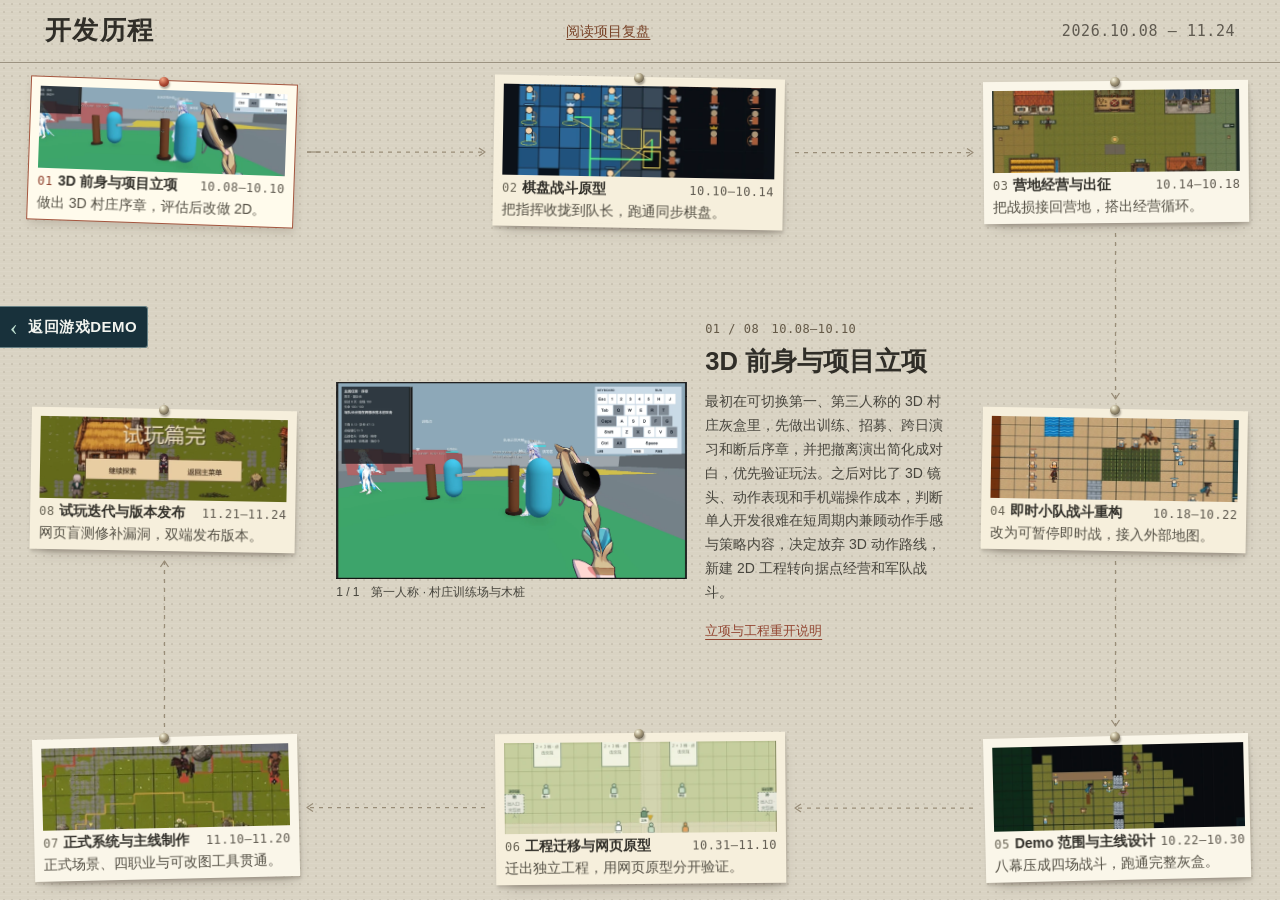
<file: history-preview/board.html>
<!doctype html>
<html lang="zh-CN" class="history-enter"><meta charset="utf-8"><meta name="viewport" content="width=device-width,initial-scale=1"><script>if(top===self)location.replace("../index.html?history=board#flagship")</script><title>断剑归途 · 开发历程</title><link rel="stylesheet" href="history.css?v=cover2"><link rel="stylesheet" href="tabs.css?v=cover2">
<body>
<main id="room" class="open" aria-label="开发历程"><header><h1>开发历程</h1><a class="review-link" href="../read/retrospective/index.html" target="_blank" rel="noopener">阅读项目复盘</a><span class="period">2026.10.08 — 11.24</span></header>
<button id="back" class="branch-tab"><i>‹</i>返回游戏DEMO</button><div id="board"><svg id="tracks" aria-hidden="true"><defs>
<marker id="route-tip" viewBox="0 0 8 10" refX="7" refY="5" markerWidth="8" markerHeight="10" markerUnits="userSpaceOnUse" orient="auto">
<path d="M1 1 L7 5 L1 9" fill="none" stroke="#998d78" stroke-width="1.25" stroke-linejoin="round"/>
</marker></defs></svg><nav id="nodes" aria-label="开发阶段"></nav>
<section id="viewer" aria-label="阶段详情">
<div class="album"><div id="window"><div id="frame"></div></div><div class="albumfoot"><span id="caption"></span><div><button id="prev" aria-label="上一份材料">‹</button><button id="next" aria-label="下一份材料">›</button></div></div>
</div><div class="prose"><span id="chapter"></span><h2 id="heading"></h2><p id="story"></p><button id="source"></button><div id="prototype-links" hidden><a href="../assets/prototypes/interaction/index.html" target="_blank" rel="noopener">界面交互原型</a><a href="../assets/prototypes/gameplay/index.html" target="_blank" rel="noopener">玩法原型</a></div></div></section></div></main>
<dialog id="detail"><button id="close">关闭</button><div id="detailbody"></div></dialog>
<script src="stages.js"></script><script src="history.js?v=cover2"></script></body></html>
</file>
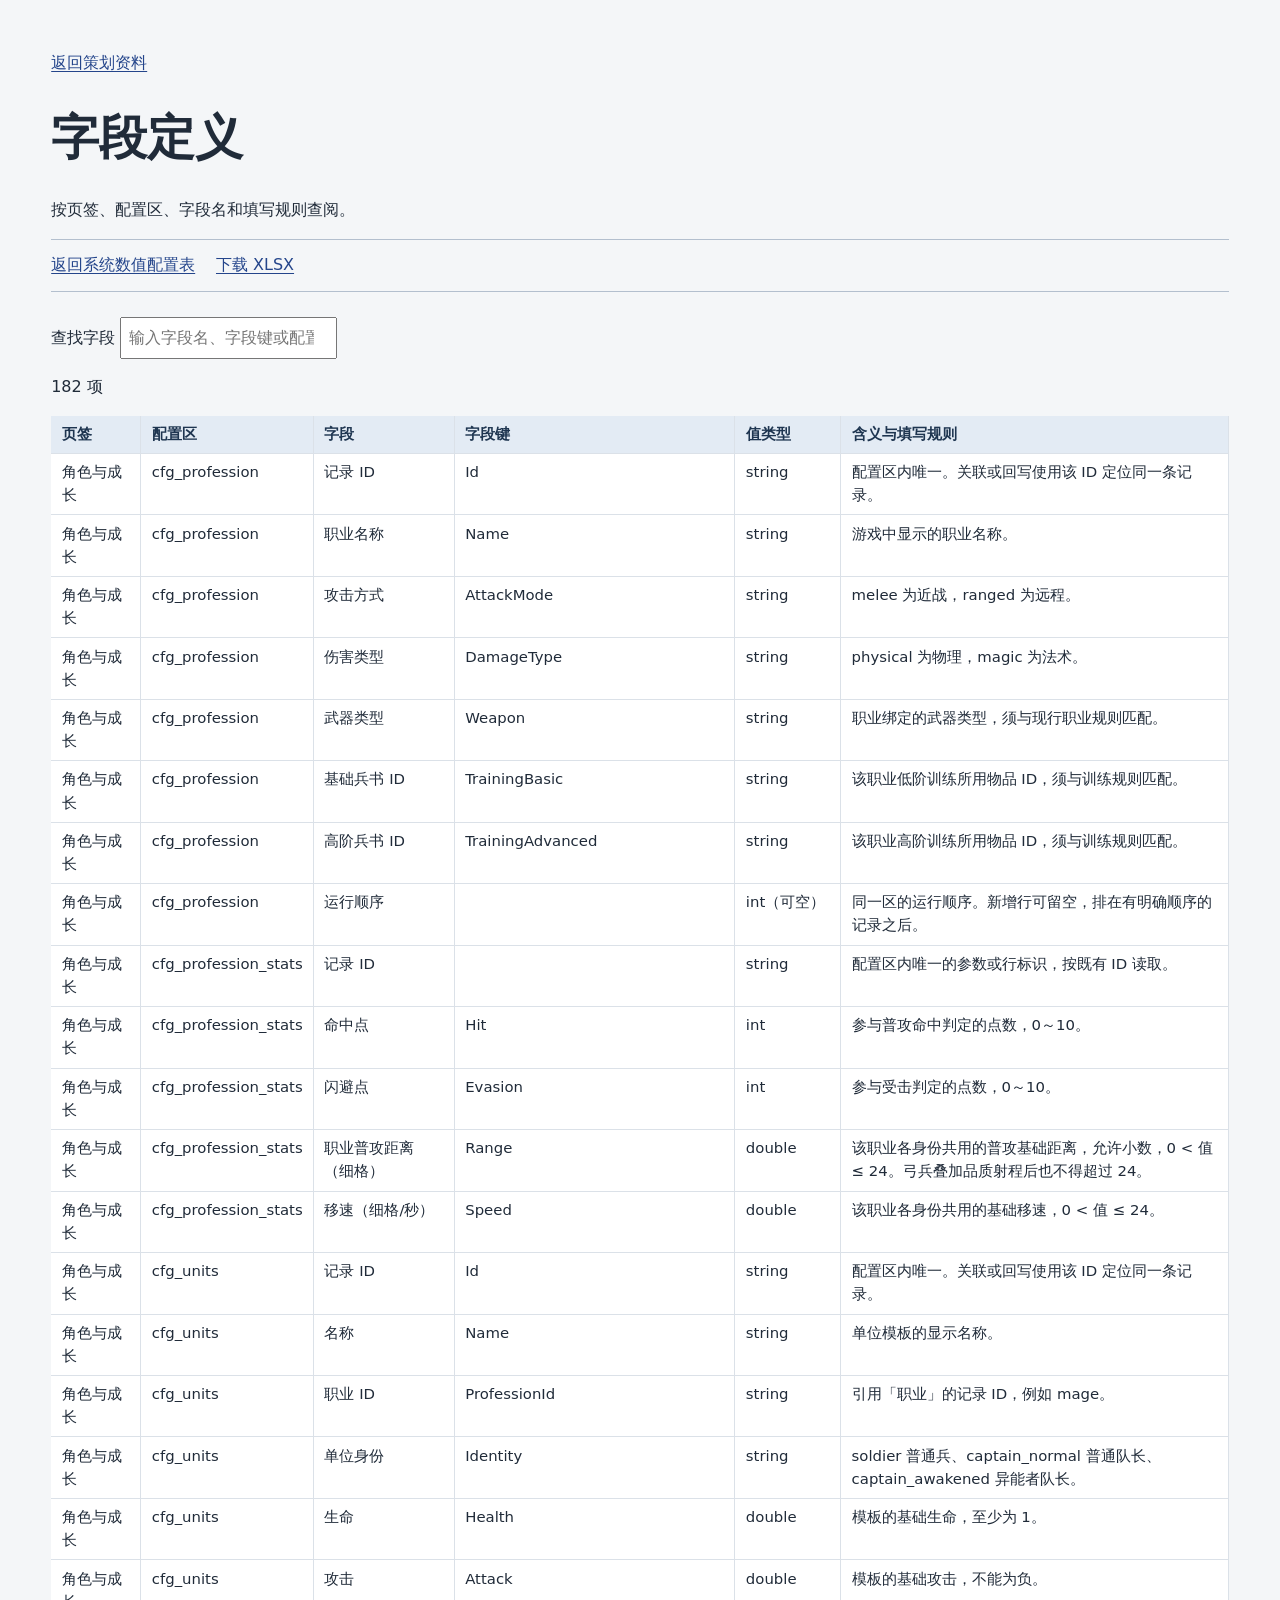
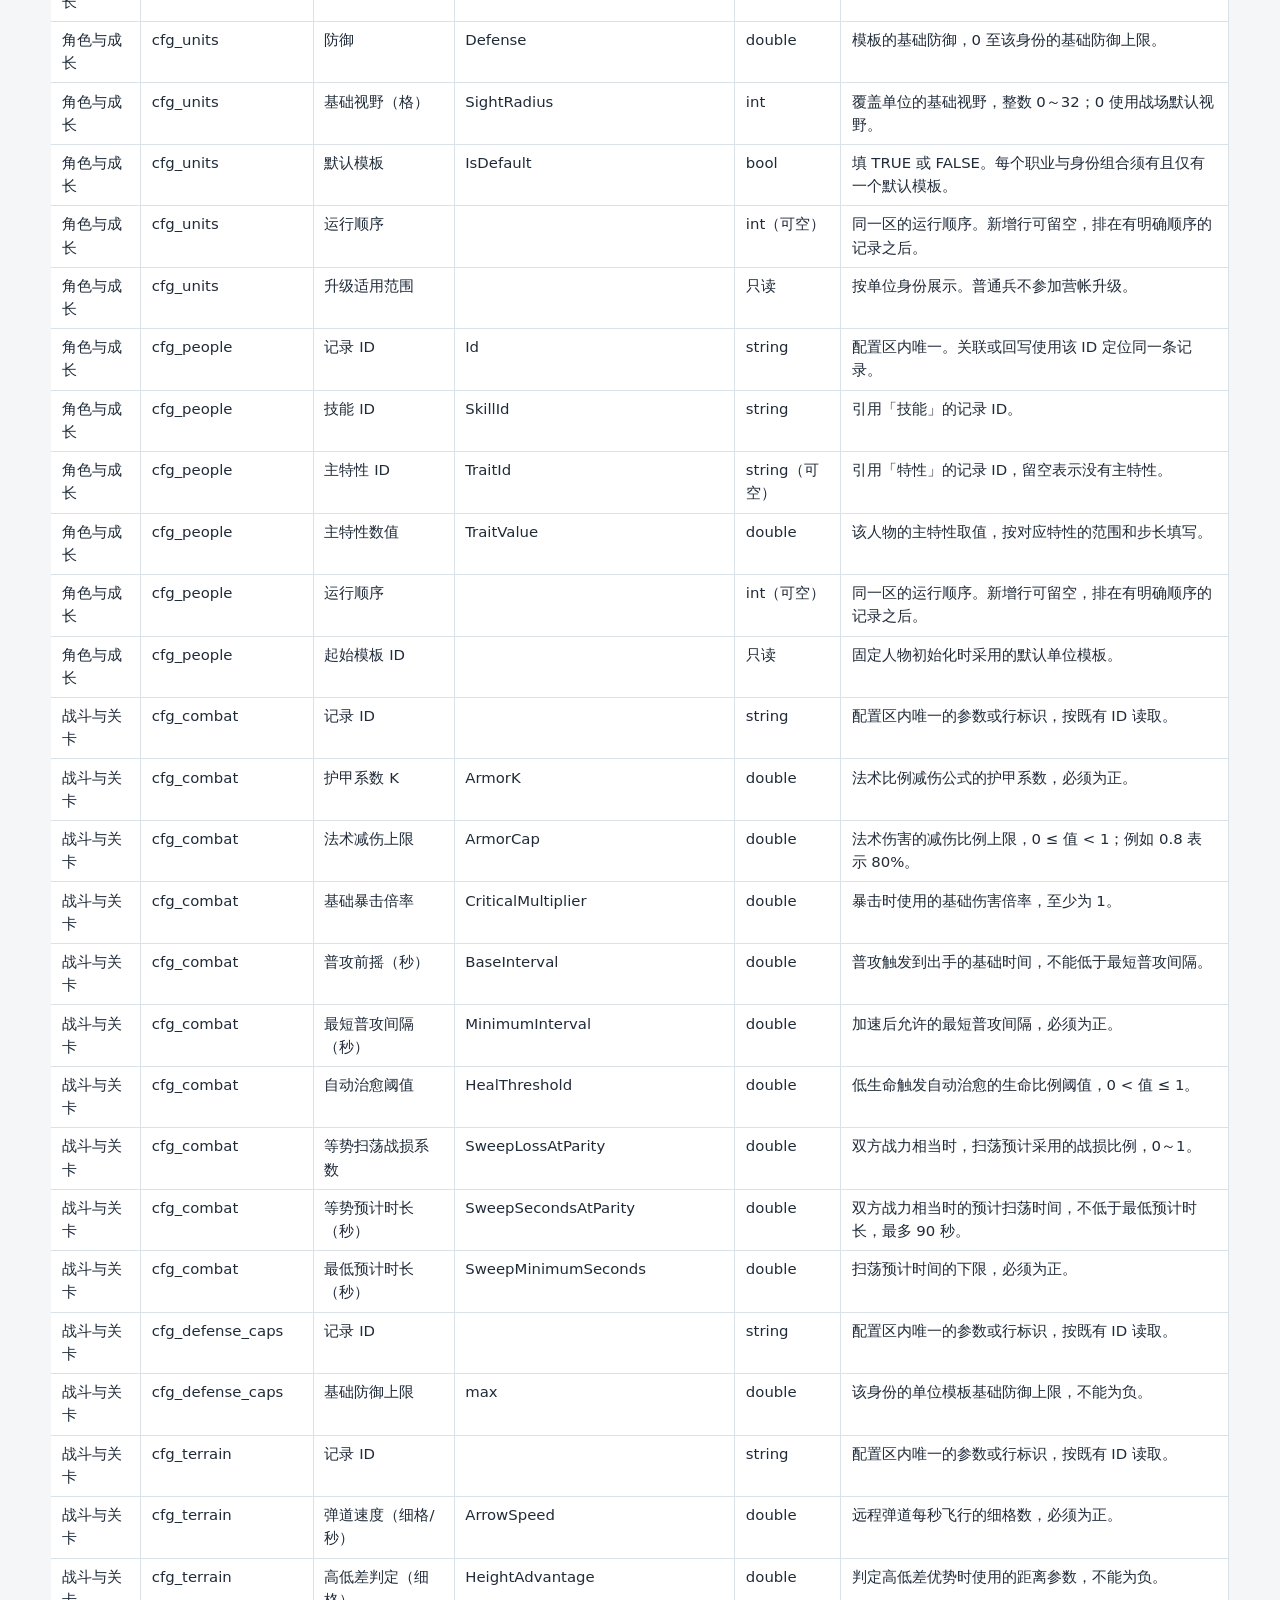
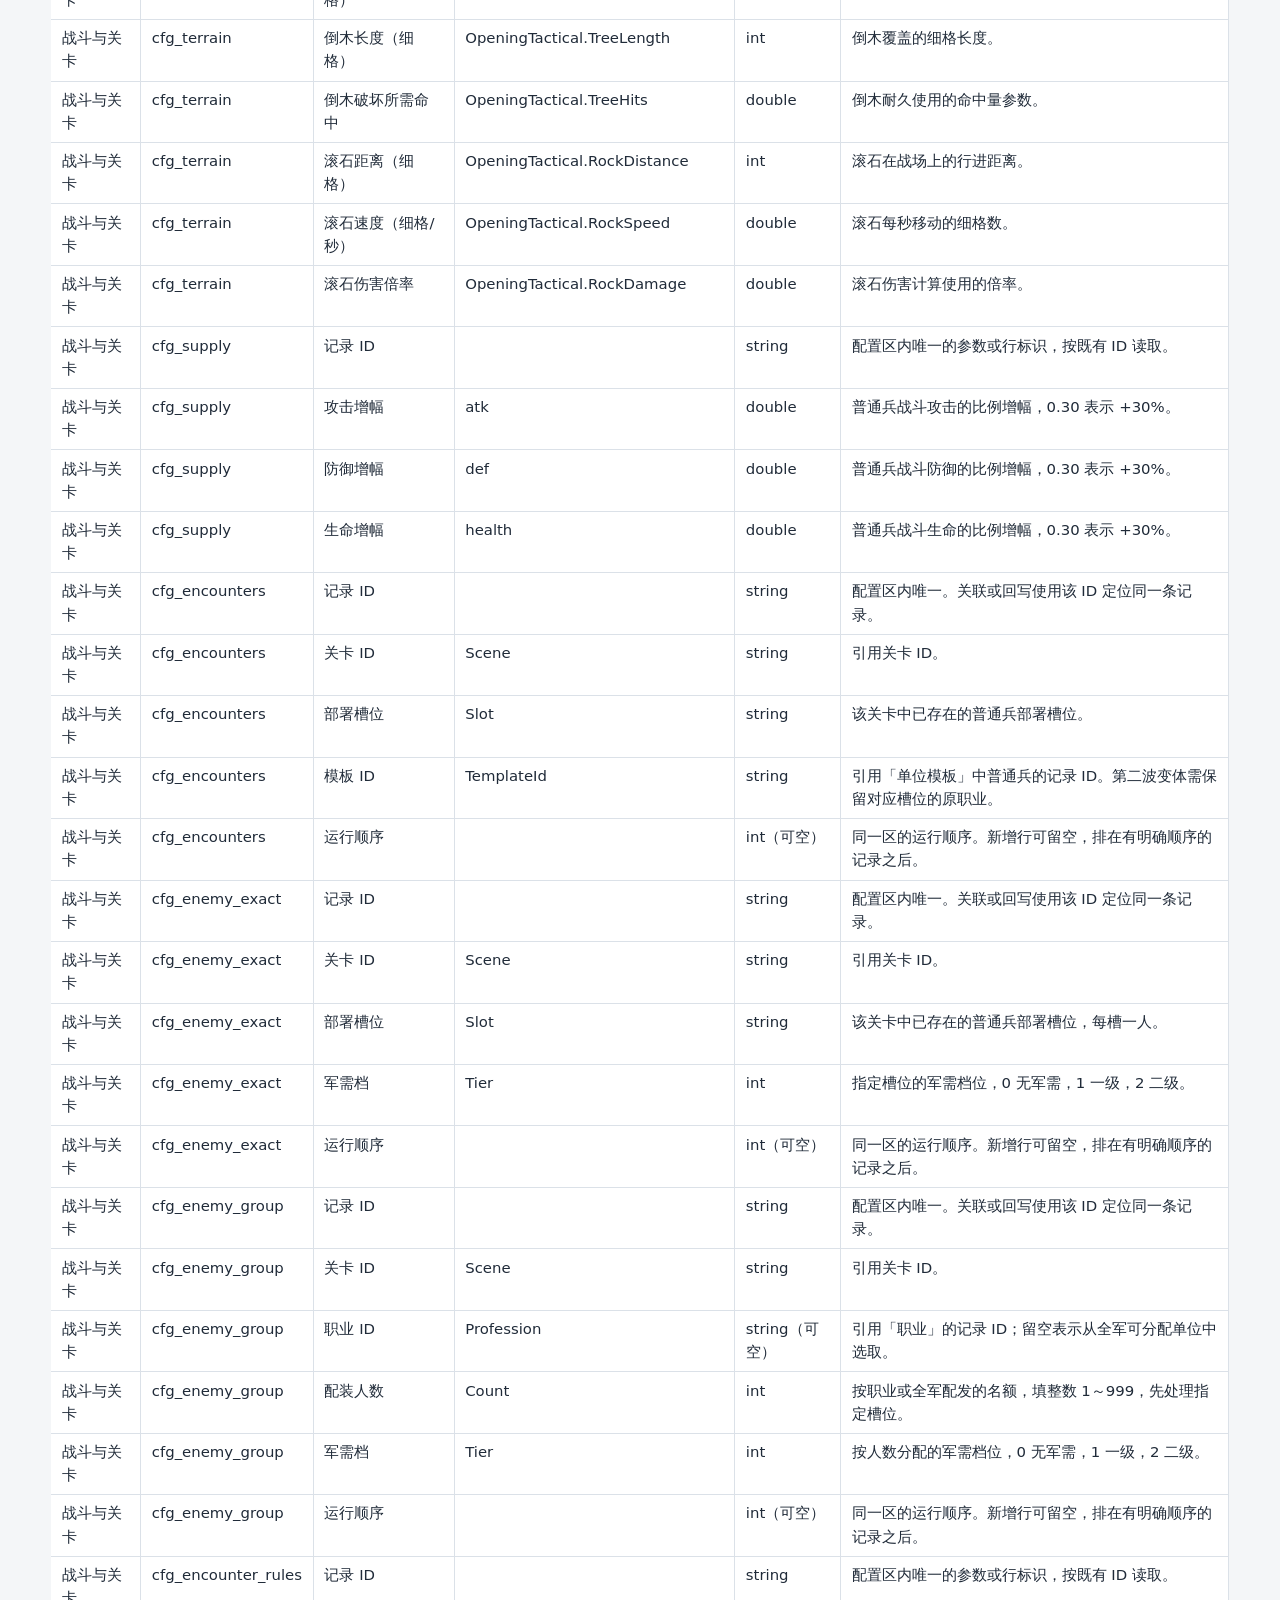
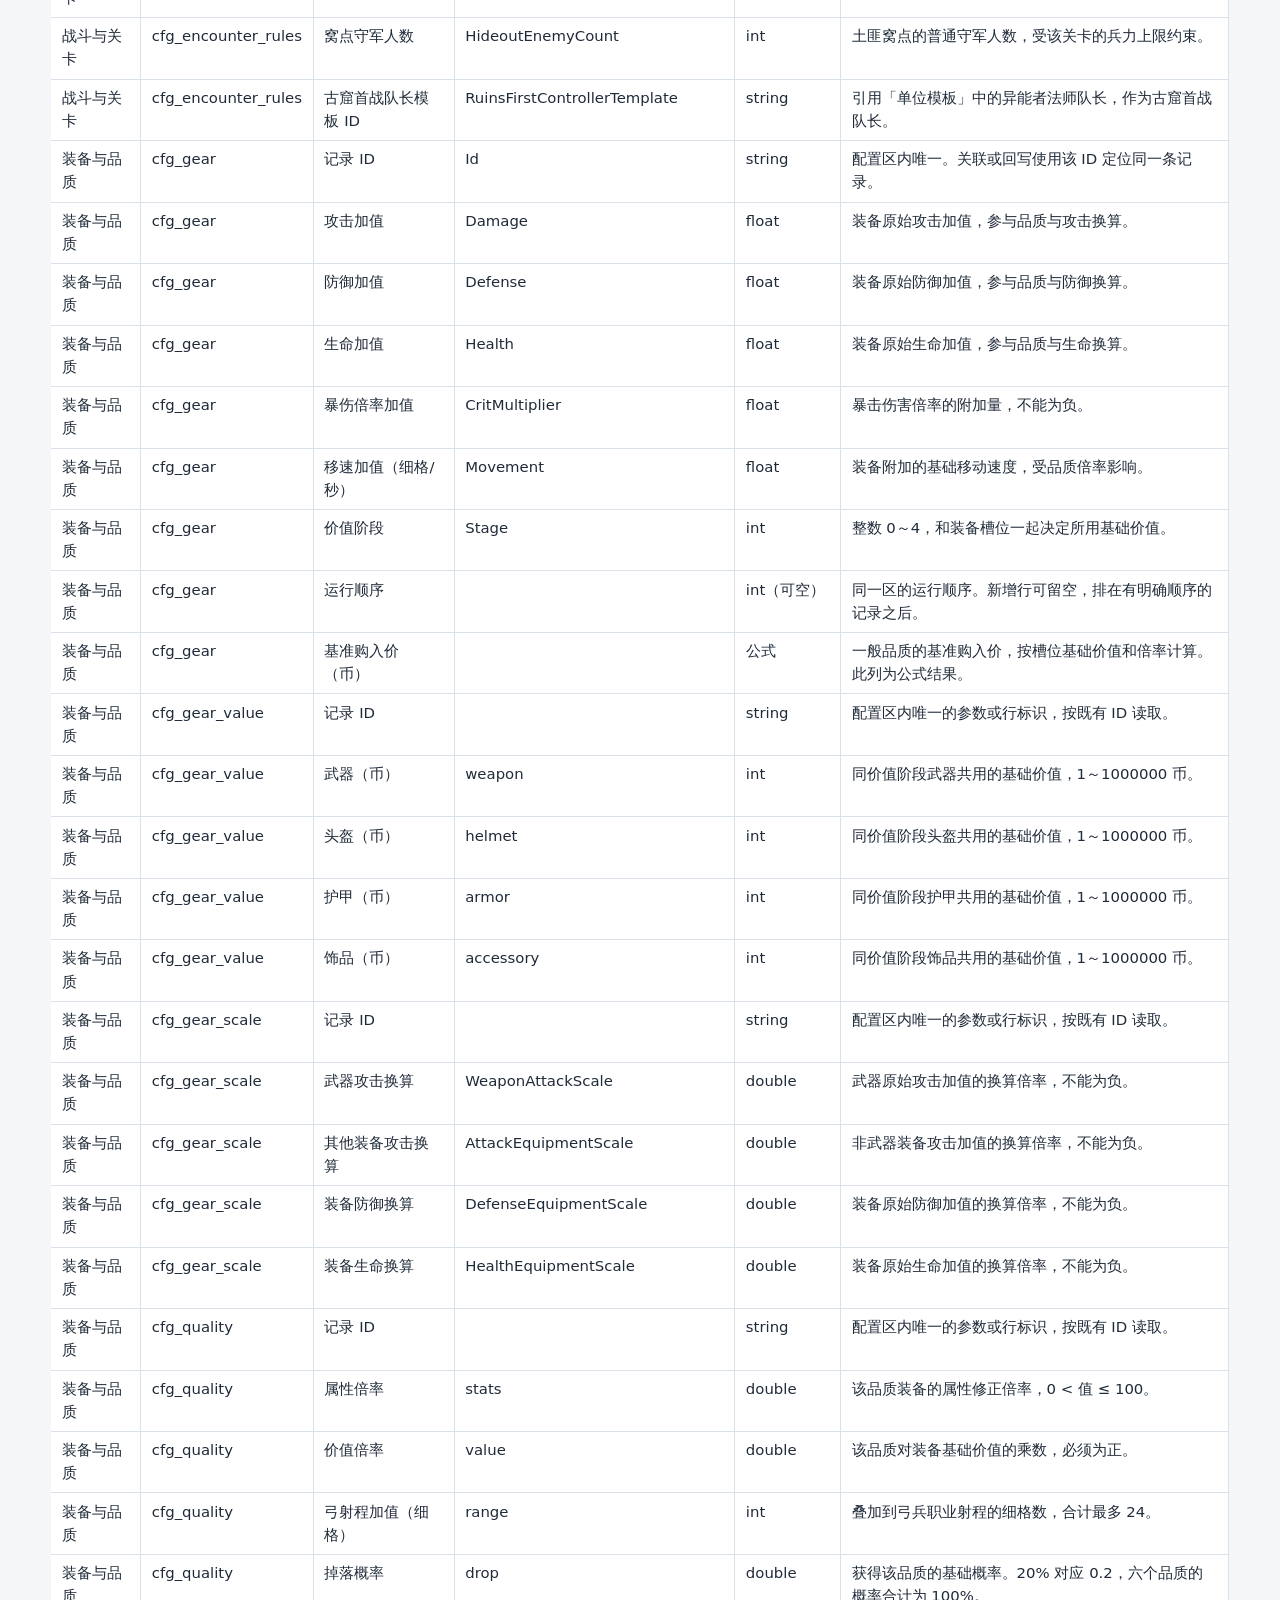
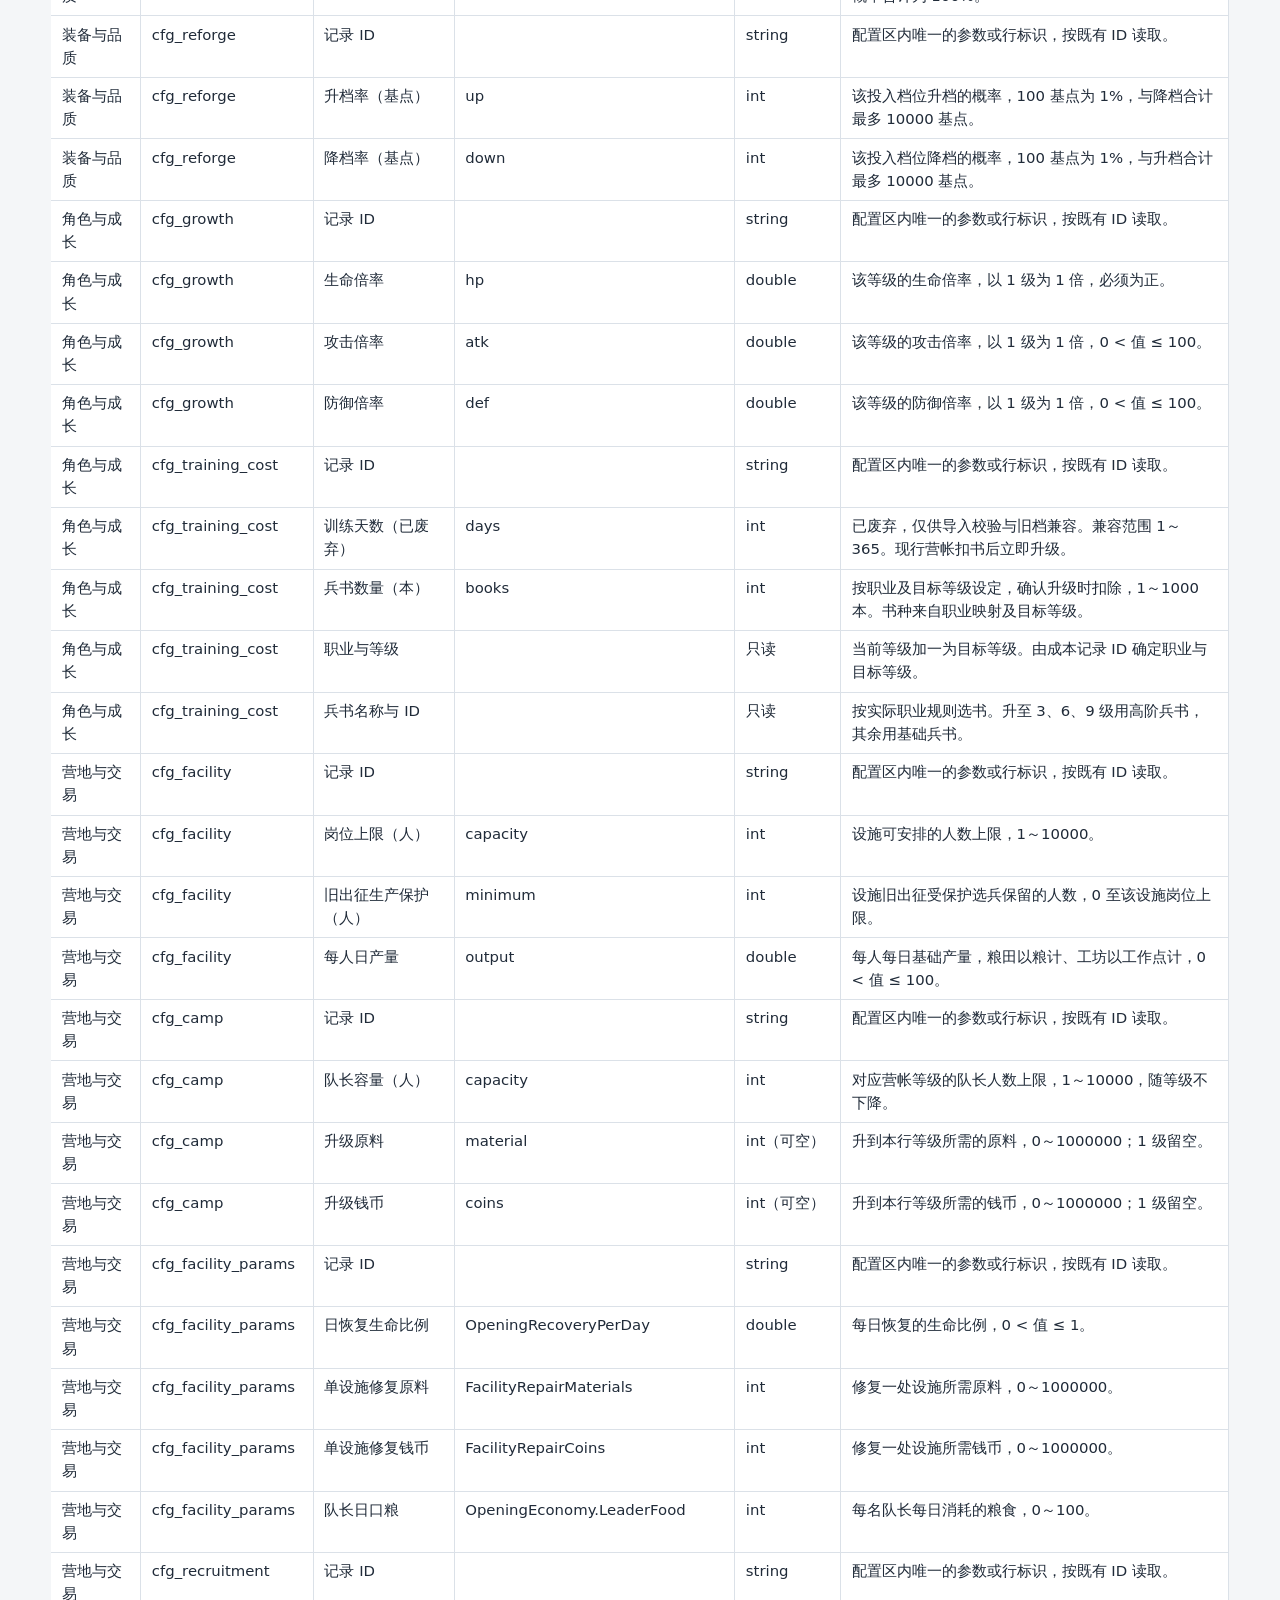
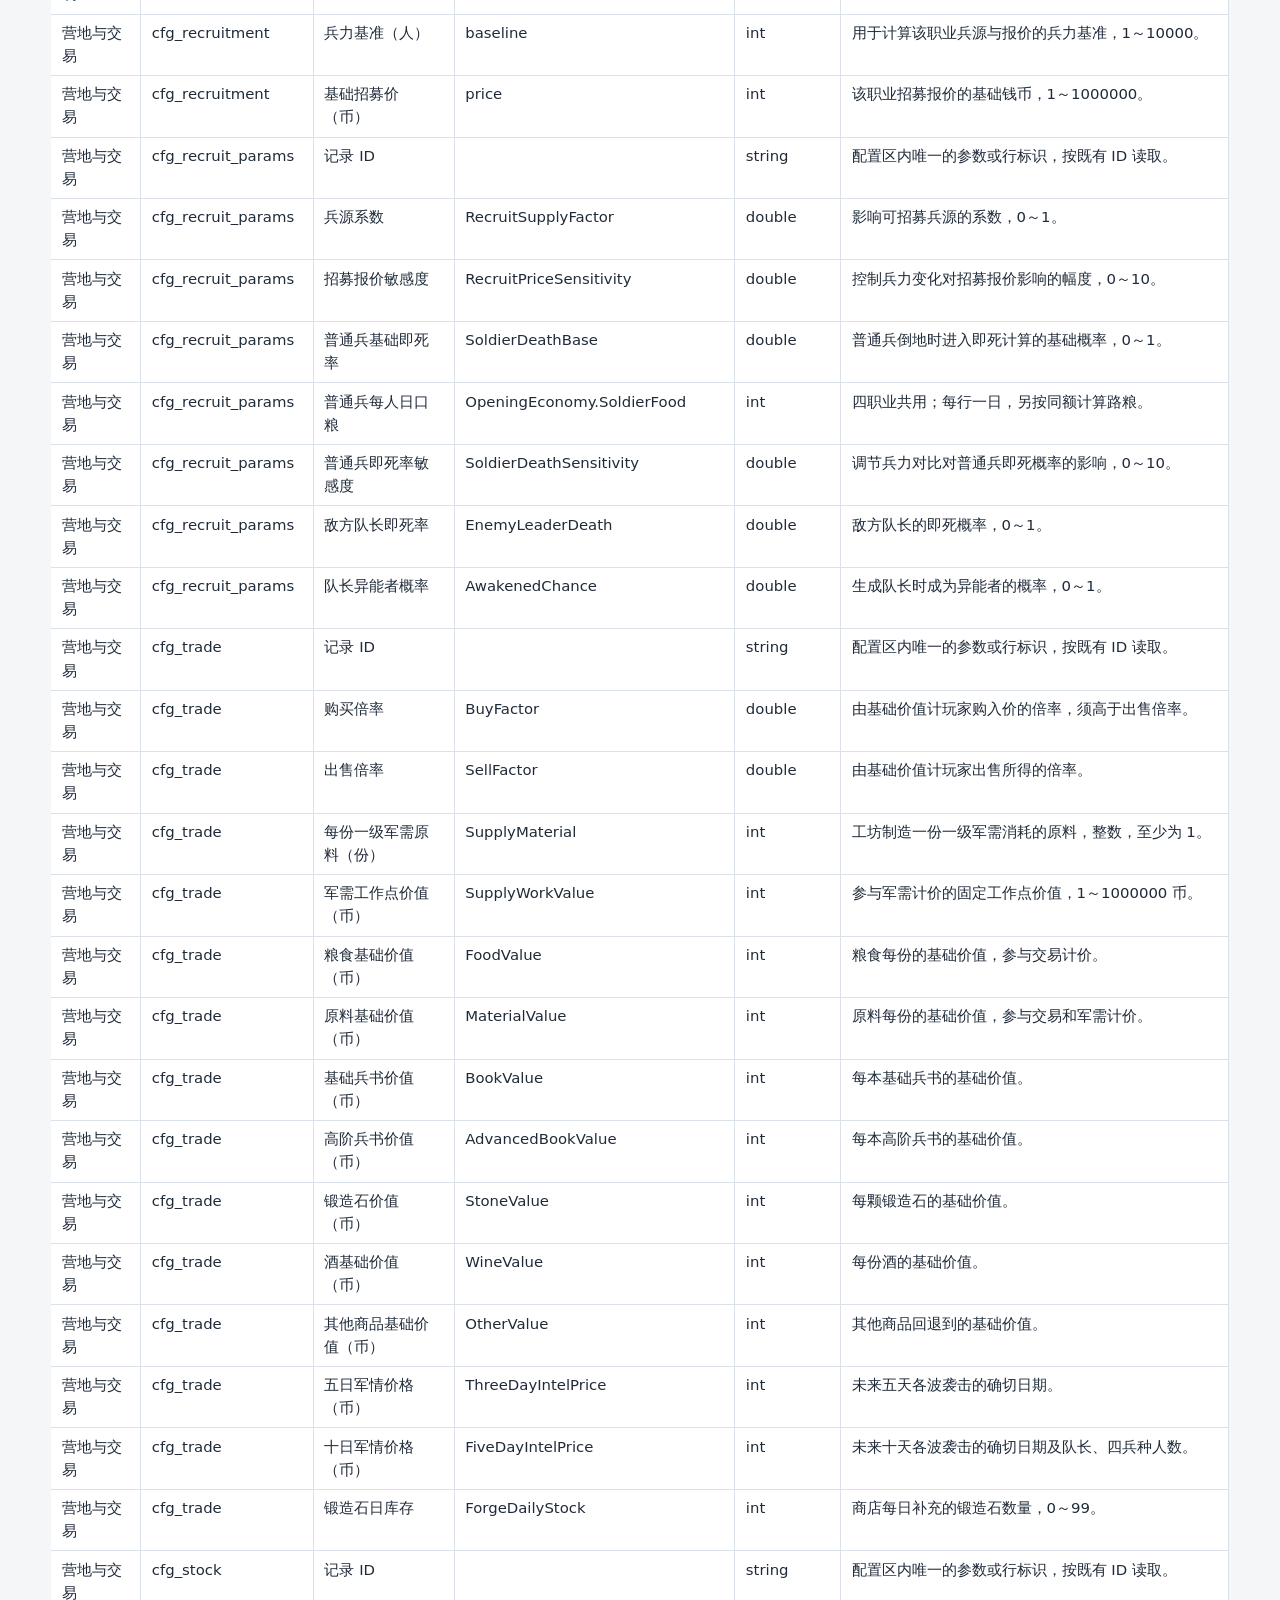
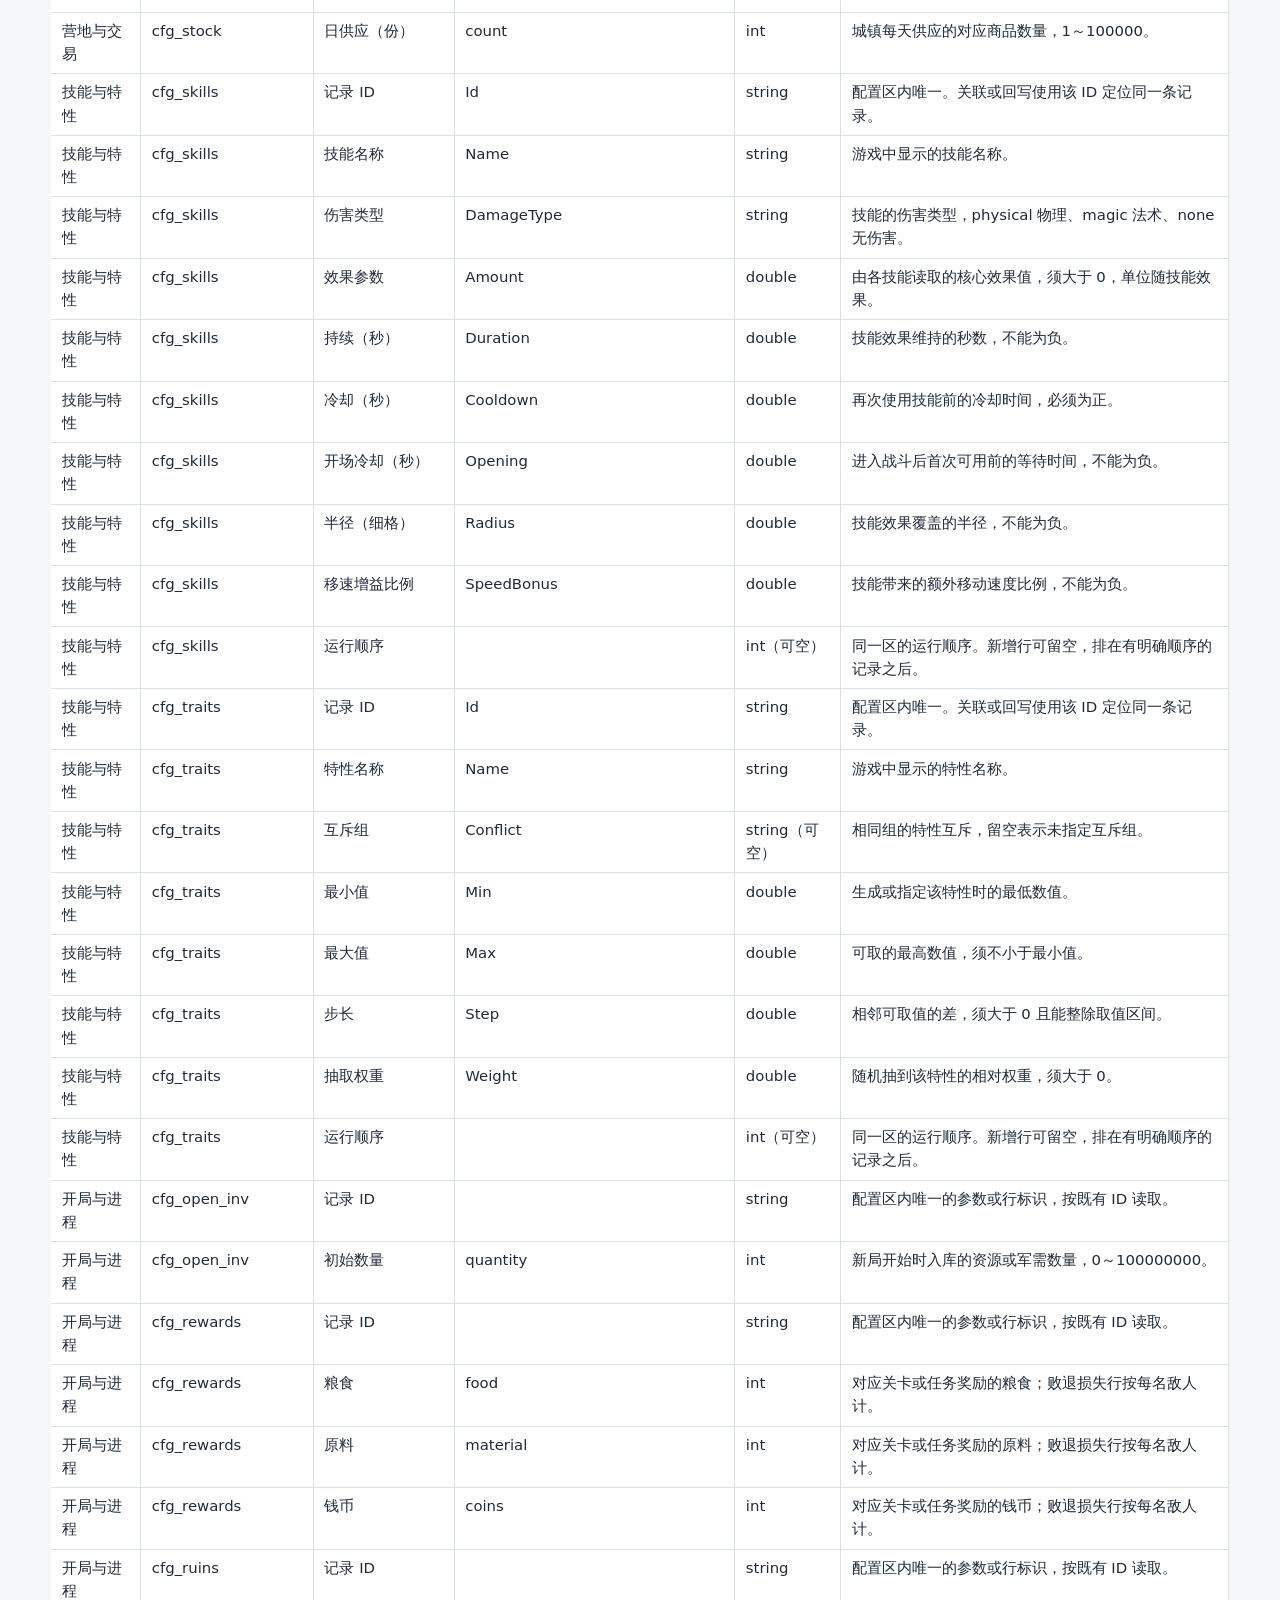
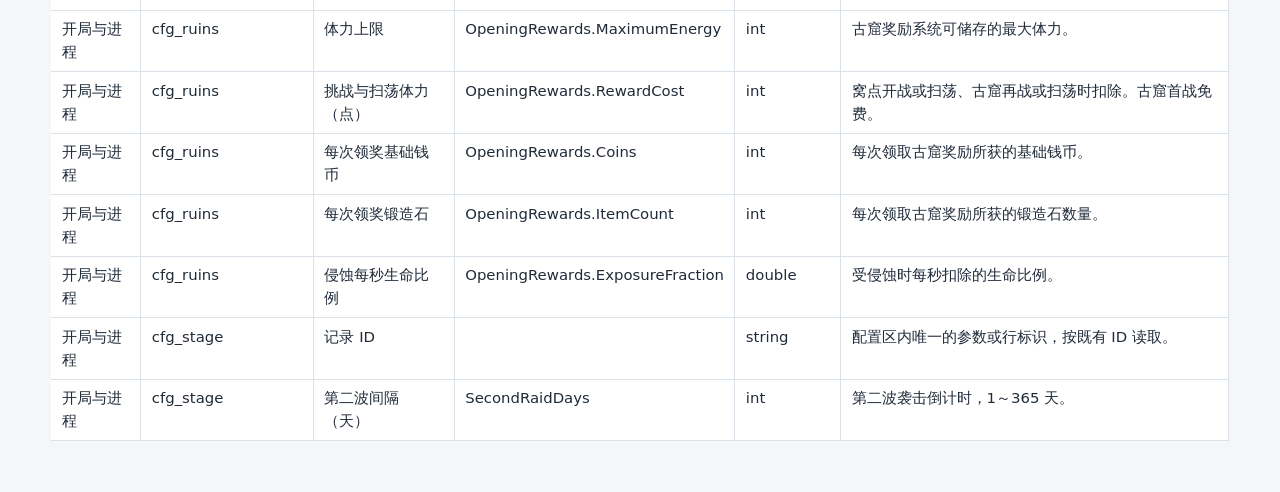
<file: read/system-table/fields.html>
<!doctype html><html lang="zh-CN"><meta charset="utf-8"><meta name="viewport" content="width=device-width,initial-scale=1"><title>字段定义 · 断剑归途</title><link rel="stylesheet" href="../workbook.css"><main><a href="../../index.html#materials">返回策划资料</a><h1>字段定义</h1><p>按页签、配置区、字段名和填写规则查阅。</p><nav><a href="index.html">返回系统数值配置表</a><a href="../../assets/files/system.xlsx" download="断剑归途-系统数值配置表.xlsx">下载 XLSX</a></nav><label>查找字段 <input id="q" type="search" placeholder="输入字段名、字段键或配置区"></label><p id="count" role="status"></p><div class="scroll" tabindex="0"><table><thead><tr><th>页签</th><th>配置区</th><th>字段</th><th>字段键</th><th>值类型</th><th>含义与填写规则</th></tr></thead><tbody><tr><td>角色与成长</td><td>cfg_profession</td><td>记录 ID</td><td>Id</td><td>string</td><td>配置区内唯一。关联或回写使用该 ID 定位同一条记录。</td></tr><tr><td>角色与成长</td><td>cfg_profession</td><td>职业名称</td><td>Name</td><td>string</td><td>游戏中显示的职业名称。</td></tr><tr><td>角色与成长</td><td>cfg_profession</td><td>攻击方式</td><td>AttackMode</td><td>string</td><td>melee 为近战，ranged 为远程。</td></tr><tr><td>角色与成长</td><td>cfg_profession</td><td>伤害类型</td><td>DamageType</td><td>string</td><td>physical 为物理，magic 为法术。</td></tr><tr><td>角色与成长</td><td>cfg_profession</td><td>武器类型</td><td>Weapon</td><td>string</td><td>职业绑定的武器类型，须与现行职业规则匹配。</td></tr><tr><td>角色与成长</td><td>cfg_profession</td><td>基础兵书 ID</td><td>TrainingBasic</td><td>string</td><td>该职业低阶训练所用物品 ID，须与训练规则匹配。</td></tr><tr><td>角色与成长</td><td>cfg_profession</td><td>高阶兵书 ID</td><td>TrainingAdvanced</td><td>string</td><td>该职业高阶训练所用物品 ID，须与训练规则匹配。</td></tr><tr><td>角色与成长</td><td>cfg_profession</td><td>运行顺序</td><td></td><td>int（可空）</td><td>同一区的运行顺序。新增行可留空，排在有明确顺序的记录之后。</td></tr><tr><td>角色与成长</td><td>cfg_profession_stats</td><td>记录 ID</td><td></td><td>string</td><td>配置区内唯一的参数或行标识，按既有 ID 读取。</td></tr><tr><td>角色与成长</td><td>cfg_profession_stats</td><td>命中点</td><td>Hit</td><td>int</td><td>参与普攻命中判定的点数，0～10。</td></tr><tr><td>角色与成长</td><td>cfg_profession_stats</td><td>闪避点</td><td>Evasion</td><td>int</td><td>参与受击判定的点数，0～10。</td></tr><tr><td>角色与成长</td><td>cfg_profession_stats</td><td>职业普攻距离（细格）</td><td>Range</td><td>double</td><td>该职业各身份共用的普攻基础距离，允许小数，0 &lt; 值 ≤ 24。弓兵叠加品质射程后也不得超过 24。</td></tr><tr><td>角色与成长</td><td>cfg_profession_stats</td><td>移速（细格/秒）</td><td>Speed</td><td>double</td><td>该职业各身份共用的基础移速，0 &lt; 值 ≤ 24。</td></tr><tr><td>角色与成长</td><td>cfg_units</td><td>记录 ID</td><td>Id</td><td>string</td><td>配置区内唯一。关联或回写使用该 ID 定位同一条记录。</td></tr><tr><td>角色与成长</td><td>cfg_units</td><td>名称</td><td>Name</td><td>string</td><td>单位模板的显示名称。</td></tr><tr><td>角色与成长</td><td>cfg_units</td><td>职业 ID</td><td>ProfessionId</td><td>string</td><td>引用「职业」的记录 ID，例如 mage。</td></tr><tr><td>角色与成长</td><td>cfg_units</td><td>单位身份</td><td>Identity</td><td>string</td><td>soldier 普通兵、captain_normal 普通队长、captain_awakened 异能者队长。</td></tr><tr><td>角色与成长</td><td>cfg_units</td><td>生命</td><td>Health</td><td>double</td><td>模板的基础生命，至少为 1。</td></tr><tr><td>角色与成长</td><td>cfg_units</td><td>攻击</td><td>Attack</td><td>double</td><td>模板的基础攻击，不能为负。</td></tr><tr><td>角色与成长</td><td>cfg_units</td><td>防御</td><td>Defense</td><td>double</td><td>模板的基础防御，0 至该身份的基础防御上限。</td></tr><tr><td>角色与成长</td><td>cfg_units</td><td>基础视野（格）</td><td>SightRadius</td><td>int</td><td>覆盖单位的基础视野，整数 0～32；0 使用战场默认视野。</td></tr><tr><td>角色与成长</td><td>cfg_units</td><td>默认模板</td><td>IsDefault</td><td>bool</td><td>填 TRUE 或 FALSE。每个职业与身份组合须有且仅有一个默认模板。</td></tr><tr><td>角色与成长</td><td>cfg_units</td><td>运行顺序</td><td></td><td>int（可空）</td><td>同一区的运行顺序。新增行可留空，排在有明确顺序的记录之后。</td></tr><tr><td>角色与成长</td><td>cfg_units</td><td>升级适用范围</td><td></td><td>只读</td><td>按单位身份展示。普通兵不参加营帐升级。</td></tr><tr><td>角色与成长</td><td>cfg_people</td><td>记录 ID</td><td>Id</td><td>string</td><td>配置区内唯一。关联或回写使用该 ID 定位同一条记录。</td></tr><tr><td>角色与成长</td><td>cfg_people</td><td>技能 ID</td><td>SkillId</td><td>string</td><td>引用「技能」的记录 ID。</td></tr><tr><td>角色与成长</td><td>cfg_people</td><td>主特性 ID</td><td>TraitId</td><td>string（可空）</td><td>引用「特性」的记录 ID，留空表示没有主特性。</td></tr><tr><td>角色与成长</td><td>cfg_people</td><td>主特性数值</td><td>TraitValue</td><td>double</td><td>该人物的主特性取值，按对应特性的范围和步长填写。</td></tr><tr><td>角色与成长</td><td>cfg_people</td><td>运行顺序</td><td></td><td>int（可空）</td><td>同一区的运行顺序。新增行可留空，排在有明确顺序的记录之后。</td></tr><tr><td>角色与成长</td><td>cfg_people</td><td>起始模板 ID</td><td></td><td>只读</td><td>固定人物初始化时采用的默认单位模板。</td></tr><tr><td>战斗与关卡</td><td>cfg_combat</td><td>记录 ID</td><td></td><td>string</td><td>配置区内唯一的参数或行标识，按既有 ID 读取。</td></tr><tr><td>战斗与关卡</td><td>cfg_combat</td><td>护甲系数 K</td><td>ArmorK</td><td>double</td><td>法术比例减伤公式的护甲系数，必须为正。</td></tr><tr><td>战斗与关卡</td><td>cfg_combat</td><td>法术减伤上限</td><td>ArmorCap</td><td>double</td><td>法术伤害的减伤比例上限，0 ≤ 值 &lt; 1；例如 0.8 表示 80%。</td></tr><tr><td>战斗与关卡</td><td>cfg_combat</td><td>基础暴击倍率</td><td>CriticalMultiplier</td><td>double</td><td>暴击时使用的基础伤害倍率，至少为 1。</td></tr><tr><td>战斗与关卡</td><td>cfg_combat</td><td>普攻前摇（秒）</td><td>BaseInterval</td><td>double</td><td>普攻触发到出手的基础时间，不能低于最短普攻间隔。</td></tr><tr><td>战斗与关卡</td><td>cfg_combat</td><td>最短普攻间隔（秒）</td><td>MinimumInterval</td><td>double</td><td>加速后允许的最短普攻间隔，必须为正。</td></tr><tr><td>战斗与关卡</td><td>cfg_combat</td><td>自动治愈阈值</td><td>HealThreshold</td><td>double</td><td>低生命触发自动治愈的生命比例阈值，0 &lt; 值 ≤ 1。</td></tr><tr><td>战斗与关卡</td><td>cfg_combat</td><td>等势扫荡战损系数</td><td>SweepLossAtParity</td><td>double</td><td>双方战力相当时，扫荡预计采用的战损比例，0～1。</td></tr><tr><td>战斗与关卡</td><td>cfg_combat</td><td>等势预计时长（秒）</td><td>SweepSecondsAtParity</td><td>double</td><td>双方战力相当时的预计扫荡时间，不低于最低预计时长，最多 90 秒。</td></tr><tr><td>战斗与关卡</td><td>cfg_combat</td><td>最低预计时长（秒）</td><td>SweepMinimumSeconds</td><td>double</td><td>扫荡预计时间的下限，必须为正。</td></tr><tr><td>战斗与关卡</td><td>cfg_defense_caps</td><td>记录 ID</td><td></td><td>string</td><td>配置区内唯一的参数或行标识，按既有 ID 读取。</td></tr><tr><td>战斗与关卡</td><td>cfg_defense_caps</td><td>基础防御上限</td><td>max</td><td>double</td><td>该身份的单位模板基础防御上限，不能为负。</td></tr><tr><td>战斗与关卡</td><td>cfg_terrain</td><td>记录 ID</td><td></td><td>string</td><td>配置区内唯一的参数或行标识，按既有 ID 读取。</td></tr><tr><td>战斗与关卡</td><td>cfg_terrain</td><td>弹道速度（细格/秒）</td><td>ArrowSpeed</td><td>double</td><td>远程弹道每秒飞行的细格数，必须为正。</td></tr><tr><td>战斗与关卡</td><td>cfg_terrain</td><td>高低差判定（细格）</td><td>HeightAdvantage</td><td>double</td><td>判定高低差优势时使用的距离参数，不能为负。</td></tr><tr><td>战斗与关卡</td><td>cfg_terrain</td><td>倒木长度（细格）</td><td>OpeningTactical.TreeLength</td><td>int</td><td>倒木覆盖的细格长度。</td></tr><tr><td>战斗与关卡</td><td>cfg_terrain</td><td>倒木破坏所需命中</td><td>OpeningTactical.TreeHits</td><td>double</td><td>倒木耐久使用的命中量参数。</td></tr><tr><td>战斗与关卡</td><td>cfg_terrain</td><td>滚石距离（细格）</td><td>OpeningTactical.RockDistance</td><td>int</td><td>滚石在战场上的行进距离。</td></tr><tr><td>战斗与关卡</td><td>cfg_terrain</td><td>滚石速度（细格/秒）</td><td>OpeningTactical.RockSpeed</td><td>double</td><td>滚石每秒移动的细格数。</td></tr><tr><td>战斗与关卡</td><td>cfg_terrain</td><td>滚石伤害倍率</td><td>OpeningTactical.RockDamage</td><td>double</td><td>滚石伤害计算使用的倍率。</td></tr><tr><td>战斗与关卡</td><td>cfg_supply</td><td>记录 ID</td><td></td><td>string</td><td>配置区内唯一的参数或行标识，按既有 ID 读取。</td></tr><tr><td>战斗与关卡</td><td>cfg_supply</td><td>攻击增幅</td><td>atk</td><td>double</td><td>普通兵战斗攻击的比例增幅，0.30 表示 +30%。</td></tr><tr><td>战斗与关卡</td><td>cfg_supply</td><td>防御增幅</td><td>def</td><td>double</td><td>普通兵战斗防御的比例增幅，0.30 表示 +30%。</td></tr><tr><td>战斗与关卡</td><td>cfg_supply</td><td>生命增幅</td><td>health</td><td>double</td><td>普通兵战斗生命的比例增幅，0.30 表示 +30%。</td></tr><tr><td>战斗与关卡</td><td>cfg_encounters</td><td>记录 ID</td><td></td><td>string</td><td>配置区内唯一。关联或回写使用该 ID 定位同一条记录。</td></tr><tr><td>战斗与关卡</td><td>cfg_encounters</td><td>关卡 ID</td><td>Scene</td><td>string</td><td>引用关卡 ID。</td></tr><tr><td>战斗与关卡</td><td>cfg_encounters</td><td>部署槽位</td><td>Slot</td><td>string</td><td>该关卡中已存在的普通兵部署槽位。</td></tr><tr><td>战斗与关卡</td><td>cfg_encounters</td><td>模板 ID</td><td>TemplateId</td><td>string</td><td>引用「单位模板」中普通兵的记录 ID。第二波变体需保留对应槽位的原职业。</td></tr><tr><td>战斗与关卡</td><td>cfg_encounters</td><td>运行顺序</td><td></td><td>int（可空）</td><td>同一区的运行顺序。新增行可留空，排在有明确顺序的记录之后。</td></tr><tr><td>战斗与关卡</td><td>cfg_enemy_exact</td><td>记录 ID</td><td></td><td>string</td><td>配置区内唯一。关联或回写使用该 ID 定位同一条记录。</td></tr><tr><td>战斗与关卡</td><td>cfg_enemy_exact</td><td>关卡 ID</td><td>Scene</td><td>string</td><td>引用关卡 ID。</td></tr><tr><td>战斗与关卡</td><td>cfg_enemy_exact</td><td>部署槽位</td><td>Slot</td><td>string</td><td>该关卡中已存在的普通兵部署槽位，每槽一人。</td></tr><tr><td>战斗与关卡</td><td>cfg_enemy_exact</td><td>军需档</td><td>Tier</td><td>int</td><td>指定槽位的军需档位，0 无军需，1 一级，2 二级。</td></tr><tr><td>战斗与关卡</td><td>cfg_enemy_exact</td><td>运行顺序</td><td></td><td>int（可空）</td><td>同一区的运行顺序。新增行可留空，排在有明确顺序的记录之后。</td></tr><tr><td>战斗与关卡</td><td>cfg_enemy_group</td><td>记录 ID</td><td></td><td>string</td><td>配置区内唯一。关联或回写使用该 ID 定位同一条记录。</td></tr><tr><td>战斗与关卡</td><td>cfg_enemy_group</td><td>关卡 ID</td><td>Scene</td><td>string</td><td>引用关卡 ID。</td></tr><tr><td>战斗与关卡</td><td>cfg_enemy_group</td><td>职业 ID</td><td>Profession</td><td>string（可空）</td><td>引用「职业」的记录 ID；留空表示从全军可分配单位中选取。</td></tr><tr><td>战斗与关卡</td><td>cfg_enemy_group</td><td>配装人数</td><td>Count</td><td>int</td><td>按职业或全军配发的名额，填整数 1～999，先处理指定槽位。</td></tr><tr><td>战斗与关卡</td><td>cfg_enemy_group</td><td>军需档</td><td>Tier</td><td>int</td><td>按人数分配的军需档位，0 无军需，1 一级，2 二级。</td></tr><tr><td>战斗与关卡</td><td>cfg_enemy_group</td><td>运行顺序</td><td></td><td>int（可空）</td><td>同一区的运行顺序。新增行可留空，排在有明确顺序的记录之后。</td></tr><tr><td>战斗与关卡</td><td>cfg_encounter_rules</td><td>记录 ID</td><td></td><td>string</td><td>配置区内唯一的参数或行标识，按既有 ID 读取。</td></tr><tr><td>战斗与关卡</td><td>cfg_encounter_rules</td><td>窝点守军人数</td><td>HideoutEnemyCount</td><td>int</td><td>土匪窝点的普通守军人数，受该关卡的兵力上限约束。</td></tr><tr><td>战斗与关卡</td><td>cfg_encounter_rules</td><td>古窟首战队长模板 ID</td><td>RuinsFirstControllerTemplate</td><td>string</td><td>引用「单位模板」中的异能者法师队长，作为古窟首战队长。</td></tr><tr><td>装备与品质</td><td>cfg_gear</td><td>记录 ID</td><td>Id</td><td>string</td><td>配置区内唯一。关联或回写使用该 ID 定位同一条记录。</td></tr><tr><td>装备与品质</td><td>cfg_gear</td><td>攻击加值</td><td>Damage</td><td>float</td><td>装备原始攻击加值，参与品质与攻击换算。</td></tr><tr><td>装备与品质</td><td>cfg_gear</td><td>防御加值</td><td>Defense</td><td>float</td><td>装备原始防御加值，参与品质与防御换算。</td></tr><tr><td>装备与品质</td><td>cfg_gear</td><td>生命加值</td><td>Health</td><td>float</td><td>装备原始生命加值，参与品质与生命换算。</td></tr><tr><td>装备与品质</td><td>cfg_gear</td><td>暴伤倍率加值</td><td>CritMultiplier</td><td>float</td><td>暴击伤害倍率的附加量，不能为负。</td></tr><tr><td>装备与品质</td><td>cfg_gear</td><td>移速加值（细格/秒）</td><td>Movement</td><td>float</td><td>装备附加的基础移动速度，受品质倍率影响。</td></tr><tr><td>装备与品质</td><td>cfg_gear</td><td>价值阶段</td><td>Stage</td><td>int</td><td>整数 0～4，和装备槽位一起决定所用基础价值。</td></tr><tr><td>装备与品质</td><td>cfg_gear</td><td>运行顺序</td><td></td><td>int（可空）</td><td>同一区的运行顺序。新增行可留空，排在有明确顺序的记录之后。</td></tr><tr><td>装备与品质</td><td>cfg_gear</td><td>基准购入价（币）</td><td></td><td>公式</td><td>一般品质的基准购入价，按槽位基础价值和倍率计算。此列为公式结果。</td></tr><tr><td>装备与品质</td><td>cfg_gear_value</td><td>记录 ID</td><td></td><td>string</td><td>配置区内唯一的参数或行标识，按既有 ID 读取。</td></tr><tr><td>装备与品质</td><td>cfg_gear_value</td><td>武器（币）</td><td>weapon</td><td>int</td><td>同价值阶段武器共用的基础价值，1～1000000 币。</td></tr><tr><td>装备与品质</td><td>cfg_gear_value</td><td>头盔（币）</td><td>helmet</td><td>int</td><td>同价值阶段头盔共用的基础价值，1～1000000 币。</td></tr><tr><td>装备与品质</td><td>cfg_gear_value</td><td>护甲（币）</td><td>armor</td><td>int</td><td>同价值阶段护甲共用的基础价值，1～1000000 币。</td></tr><tr><td>装备与品质</td><td>cfg_gear_value</td><td>饰品（币）</td><td>accessory</td><td>int</td><td>同价值阶段饰品共用的基础价值，1～1000000 币。</td></tr><tr><td>装备与品质</td><td>cfg_gear_scale</td><td>记录 ID</td><td></td><td>string</td><td>配置区内唯一的参数或行标识，按既有 ID 读取。</td></tr><tr><td>装备与品质</td><td>cfg_gear_scale</td><td>武器攻击换算</td><td>WeaponAttackScale</td><td>double</td><td>武器原始攻击加值的换算倍率，不能为负。</td></tr><tr><td>装备与品质</td><td>cfg_gear_scale</td><td>其他装备攻击换算</td><td>AttackEquipmentScale</td><td>double</td><td>非武器装备攻击加值的换算倍率，不能为负。</td></tr><tr><td>装备与品质</td><td>cfg_gear_scale</td><td>装备防御换算</td><td>DefenseEquipmentScale</td><td>double</td><td>装备原始防御加值的换算倍率，不能为负。</td></tr><tr><td>装备与品质</td><td>cfg_gear_scale</td><td>装备生命换算</td><td>HealthEquipmentScale</td><td>double</td><td>装备原始生命加值的换算倍率，不能为负。</td></tr><tr><td>装备与品质</td><td>cfg_quality</td><td>记录 ID</td><td></td><td>string</td><td>配置区内唯一的参数或行标识，按既有 ID 读取。</td></tr><tr><td>装备与品质</td><td>cfg_quality</td><td>属性倍率</td><td>stats</td><td>double</td><td>该品质装备的属性修正倍率，0 &lt; 值 ≤ 100。</td></tr><tr><td>装备与品质</td><td>cfg_quality</td><td>价值倍率</td><td>value</td><td>double</td><td>该品质对装备基础价值的乘数，必须为正。</td></tr><tr><td>装备与品质</td><td>cfg_quality</td><td>弓射程加值（细格）</td><td>range</td><td>int</td><td>叠加到弓兵职业射程的细格数，合计最多 24。</td></tr><tr><td>装备与品质</td><td>cfg_quality</td><td>掉落概率</td><td>drop</td><td>double</td><td>获得该品质的基础概率。20% 对应 0.2，六个品质的概率合计为 100%。</td></tr><tr><td>装备与品质</td><td>cfg_reforge</td><td>记录 ID</td><td></td><td>string</td><td>配置区内唯一的参数或行标识，按既有 ID 读取。</td></tr><tr><td>装备与品质</td><td>cfg_reforge</td><td>升档率（基点）</td><td>up</td><td>int</td><td>该投入档位升档的概率，100 基点为 1%，与降档合计最多 10000 基点。</td></tr><tr><td>装备与品质</td><td>cfg_reforge</td><td>降档率（基点）</td><td>down</td><td>int</td><td>该投入档位降档的概率，100 基点为 1%，与升档合计最多 10000 基点。</td></tr><tr><td>角色与成长</td><td>cfg_growth</td><td>记录 ID</td><td></td><td>string</td><td>配置区内唯一的参数或行标识，按既有 ID 读取。</td></tr><tr><td>角色与成长</td><td>cfg_growth</td><td>生命倍率</td><td>hp</td><td>double</td><td>该等级的生命倍率，以 1 级为 1 倍，必须为正。</td></tr><tr><td>角色与成长</td><td>cfg_growth</td><td>攻击倍率</td><td>atk</td><td>double</td><td>该等级的攻击倍率，以 1 级为 1 倍，0 &lt; 值 ≤ 100。</td></tr><tr><td>角色与成长</td><td>cfg_growth</td><td>防御倍率</td><td>def</td><td>double</td><td>该等级的防御倍率，以 1 级为 1 倍，0 &lt; 值 ≤ 100。</td></tr><tr><td>角色与成长</td><td>cfg_training_cost</td><td>记录 ID</td><td></td><td>string</td><td>配置区内唯一的参数或行标识，按既有 ID 读取。</td></tr><tr><td>角色与成长</td><td>cfg_training_cost</td><td>训练天数（已废弃）</td><td>days</td><td>int</td><td>已废弃，仅供导入校验与旧档兼容。兼容范围 1～365。现行营帐扣书后立即升级。</td></tr><tr><td>角色与成长</td><td>cfg_training_cost</td><td>兵书数量（本）</td><td>books</td><td>int</td><td>按职业及目标等级设定，确认升级时扣除，1～1000 本。书种来自职业映射及目标等级。</td></tr><tr><td>角色与成长</td><td>cfg_training_cost</td><td>职业与等级</td><td></td><td>只读</td><td>当前等级加一为目标等级。由成本记录 ID 确定职业与目标等级。</td></tr><tr><td>角色与成长</td><td>cfg_training_cost</td><td>兵书名称与 ID</td><td></td><td>只读</td><td>按实际职业规则选书。升至 3、6、9 级用高阶兵书，其余用基础兵书。</td></tr><tr><td>营地与交易</td><td>cfg_facility</td><td>记录 ID</td><td></td><td>string</td><td>配置区内唯一的参数或行标识，按既有 ID 读取。</td></tr><tr><td>营地与交易</td><td>cfg_facility</td><td>岗位上限（人）</td><td>capacity</td><td>int</td><td>设施可安排的人数上限，1～10000。</td></tr><tr><td>营地与交易</td><td>cfg_facility</td><td>旧出征生产保护（人）</td><td>minimum</td><td>int</td><td>设施旧出征受保护选兵保留的人数，0 至该设施岗位上限。</td></tr><tr><td>营地与交易</td><td>cfg_facility</td><td>每人日产量</td><td>output</td><td>double</td><td>每人每日基础产量，粮田以粮计、工坊以工作点计，0 &lt; 值 ≤ 100。</td></tr><tr><td>营地与交易</td><td>cfg_camp</td><td>记录 ID</td><td></td><td>string</td><td>配置区内唯一的参数或行标识，按既有 ID 读取。</td></tr><tr><td>营地与交易</td><td>cfg_camp</td><td>队长容量（人）</td><td>capacity</td><td>int</td><td>对应营帐等级的队长人数上限，1～10000，随等级不下降。</td></tr><tr><td>营地与交易</td><td>cfg_camp</td><td>升级原料</td><td>material</td><td>int（可空）</td><td>升到本行等级所需的原料，0～1000000；1 级留空。</td></tr><tr><td>营地与交易</td><td>cfg_camp</td><td>升级钱币</td><td>coins</td><td>int（可空）</td><td>升到本行等级所需的钱币，0～1000000；1 级留空。</td></tr><tr><td>营地与交易</td><td>cfg_facility_params</td><td>记录 ID</td><td></td><td>string</td><td>配置区内唯一的参数或行标识，按既有 ID 读取。</td></tr><tr><td>营地与交易</td><td>cfg_facility_params</td><td>日恢复生命比例</td><td>OpeningRecoveryPerDay</td><td>double</td><td>每日恢复的生命比例，0 &lt; 值 ≤ 1。</td></tr><tr><td>营地与交易</td><td>cfg_facility_params</td><td>单设施修复原料</td><td>FacilityRepairMaterials</td><td>int</td><td>修复一处设施所需原料，0～1000000。</td></tr><tr><td>营地与交易</td><td>cfg_facility_params</td><td>单设施修复钱币</td><td>FacilityRepairCoins</td><td>int</td><td>修复一处设施所需钱币，0～1000000。</td></tr><tr><td>营地与交易</td><td>cfg_facility_params</td><td>队长日口粮</td><td>OpeningEconomy.LeaderFood</td><td>int</td><td>每名队长每日消耗的粮食，0～100。</td></tr><tr><td>营地与交易</td><td>cfg_recruitment</td><td>记录 ID</td><td></td><td>string</td><td>配置区内唯一的参数或行标识，按既有 ID 读取。</td></tr><tr><td>营地与交易</td><td>cfg_recruitment</td><td>兵力基准（人）</td><td>baseline</td><td>int</td><td>用于计算该职业兵源与报价的兵力基准，1～10000。</td></tr><tr><td>营地与交易</td><td>cfg_recruitment</td><td>基础招募价（币）</td><td>price</td><td>int</td><td>该职业招募报价的基础钱币，1～1000000。</td></tr><tr><td>营地与交易</td><td>cfg_recruit_params</td><td>记录 ID</td><td></td><td>string</td><td>配置区内唯一的参数或行标识，按既有 ID 读取。</td></tr><tr><td>营地与交易</td><td>cfg_recruit_params</td><td>兵源系数</td><td>RecruitSupplyFactor</td><td>double</td><td>影响可招募兵源的系数，0～1。</td></tr><tr><td>营地与交易</td><td>cfg_recruit_params</td><td>招募报价敏感度</td><td>RecruitPriceSensitivity</td><td>double</td><td>控制兵力变化对招募报价影响的幅度，0～10。</td></tr><tr><td>营地与交易</td><td>cfg_recruit_params</td><td>普通兵基础即死率</td><td>SoldierDeathBase</td><td>double</td><td>普通兵倒地时进入即死计算的基础概率，0～1。</td></tr><tr><td>营地与交易</td><td>cfg_recruit_params</td><td>普通兵每人日口粮</td><td>OpeningEconomy.SoldierFood</td><td>int</td><td>四职业共用；每行一日，另按同额计算路粮。</td></tr><tr><td>营地与交易</td><td>cfg_recruit_params</td><td>普通兵即死率敏感度</td><td>SoldierDeathSensitivity</td><td>double</td><td>调节兵力对比对普通兵即死概率的影响，0～10。</td></tr><tr><td>营地与交易</td><td>cfg_recruit_params</td><td>敌方队长即死率</td><td>EnemyLeaderDeath</td><td>double</td><td>敌方队长的即死概率，0～1。</td></tr><tr><td>营地与交易</td><td>cfg_recruit_params</td><td>队长异能者概率</td><td>AwakenedChance</td><td>double</td><td>生成队长时成为异能者的概率，0～1。</td></tr><tr><td>营地与交易</td><td>cfg_trade</td><td>记录 ID</td><td></td><td>string</td><td>配置区内唯一的参数或行标识，按既有 ID 读取。</td></tr><tr><td>营地与交易</td><td>cfg_trade</td><td>购买倍率</td><td>BuyFactor</td><td>double</td><td>由基础价值计玩家购入价的倍率，须高于出售倍率。</td></tr><tr><td>营地与交易</td><td>cfg_trade</td><td>出售倍率</td><td>SellFactor</td><td>double</td><td>由基础价值计玩家出售所得的倍率。</td></tr><tr><td>营地与交易</td><td>cfg_trade</td><td>每份一级军需原料（份）</td><td>SupplyMaterial</td><td>int</td><td>工坊制造一份一级军需消耗的原料，整数，至少为 1。</td></tr><tr><td>营地与交易</td><td>cfg_trade</td><td>军需工作点价值（币）</td><td>SupplyWorkValue</td><td>int</td><td>参与军需计价的固定工作点价值，1～1000000 币。</td></tr><tr><td>营地与交易</td><td>cfg_trade</td><td>粮食基础价值（币）</td><td>FoodValue</td><td>int</td><td>粮食每份的基础价值，参与交易计价。</td></tr><tr><td>营地与交易</td><td>cfg_trade</td><td>原料基础价值（币）</td><td>MaterialValue</td><td>int</td><td>原料每份的基础价值，参与交易和军需计价。</td></tr><tr><td>营地与交易</td><td>cfg_trade</td><td>基础兵书价值（币）</td><td>BookValue</td><td>int</td><td>每本基础兵书的基础价值。</td></tr><tr><td>营地与交易</td><td>cfg_trade</td><td>高阶兵书价值（币）</td><td>AdvancedBookValue</td><td>int</td><td>每本高阶兵书的基础价值。</td></tr><tr><td>营地与交易</td><td>cfg_trade</td><td>锻造石价值（币）</td><td>StoneValue</td><td>int</td><td>每颗锻造石的基础价值。</td></tr><tr><td>营地与交易</td><td>cfg_trade</td><td>酒基础价值（币）</td><td>WineValue</td><td>int</td><td>每份酒的基础价值。</td></tr><tr><td>营地与交易</td><td>cfg_trade</td><td>其他商品基础价值（币）</td><td>OtherValue</td><td>int</td><td>其他商品回退到的基础价值。</td></tr><tr><td>营地与交易</td><td>cfg_trade</td><td>五日军情价格（币）</td><td>ThreeDayIntelPrice</td><td>int</td><td>未来五天各波袭击的确切日期。</td></tr><tr><td>营地与交易</td><td>cfg_trade</td><td>十日军情价格（币）</td><td>FiveDayIntelPrice</td><td>int</td><td>未来十天各波袭击的确切日期及队长、四兵种人数。</td></tr><tr><td>营地与交易</td><td>cfg_trade</td><td>锻造石日库存</td><td>ForgeDailyStock</td><td>int</td><td>商店每日补充的锻造石数量，0～99。</td></tr><tr><td>营地与交易</td><td>cfg_stock</td><td>记录 ID</td><td></td><td>string</td><td>配置区内唯一的参数或行标识，按既有 ID 读取。</td></tr><tr><td>营地与交易</td><td>cfg_stock</td><td>日供应（份）</td><td>count</td><td>int</td><td>城镇每天供应的对应商品数量，1～100000。</td></tr><tr><td>技能与特性</td><td>cfg_skills</td><td>记录 ID</td><td>Id</td><td>string</td><td>配置区内唯一。关联或回写使用该 ID 定位同一条记录。</td></tr><tr><td>技能与特性</td><td>cfg_skills</td><td>技能名称</td><td>Name</td><td>string</td><td>游戏中显示的技能名称。</td></tr><tr><td>技能与特性</td><td>cfg_skills</td><td>伤害类型</td><td>DamageType</td><td>string</td><td>技能的伤害类型，physical 物理、magic 法术、none 无伤害。</td></tr><tr><td>技能与特性</td><td>cfg_skills</td><td>效果参数</td><td>Amount</td><td>double</td><td>由各技能读取的核心效果值，须大于 0，单位随技能效果。</td></tr><tr><td>技能与特性</td><td>cfg_skills</td><td>持续（秒）</td><td>Duration</td><td>double</td><td>技能效果维持的秒数，不能为负。</td></tr><tr><td>技能与特性</td><td>cfg_skills</td><td>冷却（秒）</td><td>Cooldown</td><td>double</td><td>再次使用技能前的冷却时间，必须为正。</td></tr><tr><td>技能与特性</td><td>cfg_skills</td><td>开场冷却（秒）</td><td>Opening</td><td>double</td><td>进入战斗后首次可用前的等待时间，不能为负。</td></tr><tr><td>技能与特性</td><td>cfg_skills</td><td>半径（细格）</td><td>Radius</td><td>double</td><td>技能效果覆盖的半径，不能为负。</td></tr><tr><td>技能与特性</td><td>cfg_skills</td><td>移速增益比例</td><td>SpeedBonus</td><td>double</td><td>技能带来的额外移动速度比例，不能为负。</td></tr><tr><td>技能与特性</td><td>cfg_skills</td><td>运行顺序</td><td></td><td>int（可空）</td><td>同一区的运行顺序。新增行可留空，排在有明确顺序的记录之后。</td></tr><tr><td>技能与特性</td><td>cfg_traits</td><td>记录 ID</td><td>Id</td><td>string</td><td>配置区内唯一。关联或回写使用该 ID 定位同一条记录。</td></tr><tr><td>技能与特性</td><td>cfg_traits</td><td>特性名称</td><td>Name</td><td>string</td><td>游戏中显示的特性名称。</td></tr><tr><td>技能与特性</td><td>cfg_traits</td><td>互斥组</td><td>Conflict</td><td>string（可空）</td><td>相同组的特性互斥，留空表示未指定互斥组。</td></tr><tr><td>技能与特性</td><td>cfg_traits</td><td>最小值</td><td>Min</td><td>double</td><td>生成或指定该特性时的最低数值。</td></tr><tr><td>技能与特性</td><td>cfg_traits</td><td>最大值</td><td>Max</td><td>double</td><td>可取的最高数值，须不小于最小值。</td></tr><tr><td>技能与特性</td><td>cfg_traits</td><td>步长</td><td>Step</td><td>double</td><td>相邻可取值的差，须大于 0 且能整除取值区间。</td></tr><tr><td>技能与特性</td><td>cfg_traits</td><td>抽取权重</td><td>Weight</td><td>double</td><td>随机抽到该特性的相对权重，须大于 0。</td></tr><tr><td>技能与特性</td><td>cfg_traits</td><td>运行顺序</td><td></td><td>int（可空）</td><td>同一区的运行顺序。新增行可留空，排在有明确顺序的记录之后。</td></tr><tr><td>开局与进程</td><td>cfg_open_inv</td><td>记录 ID</td><td></td><td>string</td><td>配置区内唯一的参数或行标识，按既有 ID 读取。</td></tr><tr><td>开局与进程</td><td>cfg_open_inv</td><td>初始数量</td><td>quantity</td><td>int</td><td>新局开始时入库的资源或军需数量，0～100000000。</td></tr><tr><td>开局与进程</td><td>cfg_rewards</td><td>记录 ID</td><td></td><td>string</td><td>配置区内唯一的参数或行标识，按既有 ID 读取。</td></tr><tr><td>开局与进程</td><td>cfg_rewards</td><td>粮食</td><td>food</td><td>int</td><td>对应关卡或任务奖励的粮食；败退损失行按每名敌人计。</td></tr><tr><td>开局与进程</td><td>cfg_rewards</td><td>原料</td><td>material</td><td>int</td><td>对应关卡或任务奖励的原料；败退损失行按每名敌人计。</td></tr><tr><td>开局与进程</td><td>cfg_rewards</td><td>钱币</td><td>coins</td><td>int</td><td>对应关卡或任务奖励的钱币；败退损失行按每名敌人计。</td></tr><tr><td>开局与进程</td><td>cfg_ruins</td><td>记录 ID</td><td></td><td>string</td><td>配置区内唯一的参数或行标识，按既有 ID 读取。</td></tr><tr><td>开局与进程</td><td>cfg_ruins</td><td>体力上限</td><td>OpeningRewards.MaximumEnergy</td><td>int</td><td>古窟奖励系统可储存的最大体力。</td></tr><tr><td>开局与进程</td><td>cfg_ruins</td><td>挑战与扫荡体力（点）</td><td>OpeningRewards.RewardCost</td><td>int</td><td>窝点开战或扫荡、古窟再战或扫荡时扣除。古窟首战免费。</td></tr><tr><td>开局与进程</td><td>cfg_ruins</td><td>每次领奖基础钱币</td><td>OpeningRewards.Coins</td><td>int</td><td>每次领取古窟奖励所获的基础钱币。</td></tr><tr><td>开局与进程</td><td>cfg_ruins</td><td>每次领奖锻造石</td><td>OpeningRewards.ItemCount</td><td>int</td><td>每次领取古窟奖励所获的锻造石数量。</td></tr><tr><td>开局与进程</td><td>cfg_ruins</td><td>侵蚀每秒生命比例</td><td>OpeningRewards.ExposureFraction</td><td>double</td><td>受侵蚀时每秒扣除的生命比例。</td></tr><tr><td>开局与进程</td><td>cfg_stage</td><td>记录 ID</td><td></td><td>string</td><td>配置区内唯一的参数或行标识，按既有 ID 读取。</td></tr><tr><td>开局与进程</td><td>cfg_stage</td><td>第二波间隔（天）</td><td>SecondRaidDays</td><td>int</td><td>第二波袭击倒计时，1～365 天。</td></tr></tbody></table></div><script>const q=document.querySelector('#q'),rows=[...document.querySelectorAll('tbody tr')];function filter(){let term=q.value.trim().toLowerCase(),found=0;for(const row of rows){row.hidden=!row.textContent.toLowerCase().includes(term);if(!row.hidden)found++}document.querySelector('#count').textContent=found+' 项'}q.addEventListener('input',filter);filter()</script></main></html>
</file>
<file: style.css>
@font-face{font-family:Archive;src:url("assets/fonts/body.woff") format("woff");font-weight:400;font-display:swap}
@font-face{font-family:Archive;src:url("assets/fonts/bold.woff") format("woff");font-weight:650 900;font-display:swap}
:root {
  --paper:#f3f5f8; --ink:#171d29; --muted:#566274; --line:#c4ccd8;
  --blue:#2349d5; --poster:#214ba5; --poster-line:#ffffff20; --ice:#d7e6ff;
  --bar:65px; --gutter:clamp(1.25rem,4.55vw,5.8rem); --limit:1640px;
  --ease:cubic-bezier(.21,.78,.23,1); --mono:"IBM Plex Mono","Cascadia Mono",Consolas,monospace;
  --sans:Inter,"Noto Sans SC","PingFang SC","Microsoft YaHei",Archive,sans-serif;
  font-family:var(--sans); color:var(--ink); background:var(--paper); font-size:100%;
}
*{box-sizing:border-box}
html{scroll-padding-top:var(--bar);-webkit-text-size-adjust:100%}
body,h1,h2,h3,p,figure,ul{margin:0}
body{line-height:1.55;overflow-wrap:break-word}
a{color:inherit;text-decoration:none}
a:focus-visible,button:focus-visible{outline:3px solid #e5962c;outline-offset:4px}
button{font:inherit;color:inherit;cursor:pointer}
img{display:block;max-width:100%}
.wrap,.poster-inner,.mast-inner{width:min(100%,var(--limit));margin-inline:auto;padding-inline:var(--gutter)}
.skip{position:fixed;z-index:100;left:1rem;top:-8rem;background:white;color:#111;padding:.7rem}
.skip:focus{top:.5rem}
.mast{position:sticky;top:0;z-index:20;background:#f5f7fa;border-bottom:1px solid var(--line)}
.mast-inner{min-height:64px;display:grid;align-items:center;grid-template-columns:1fr auto 1fr;gap:1.6rem}
.brand,.fold-mark,.track,.folio,.byline,.contact,.eyeline,.actions,.inline-links,.album-foot,.album-buttons,.study-edition,.study-foot{display:flex;align-items:center}
.brand{justify-self:start;gap:.62rem;line-height:1}
.brand b{font:750 1.62rem/.95 "Instrument Sans",Arial,sans-serif;letter-spacing:-.075em}
.fold-mark{transform:skew(-19deg);gap:2px;height:1.35rem;align-items:flex-end}
.fold-mark i{width:.34rem;height:1.16rem;background:var(--blue)}
.fold-mark i:nth-child(2){height:.9rem}.fold-mark i:nth-child(3){height:1.42rem}
.track{align-self:stretch;gap:.25rem;min-width:0}
.track a{position:relative;min-width:5.25rem;padding:.15rem .5rem 0;display:grid;place-items:center;color:#586273;font-size:.86rem;font-weight:650}
.track a:after{content:"";position:absolute;inset:auto 0 0;height:3px;background:#dbe1e9}
.track a[aria-current],.track a:hover{color:var(--blue)}
.track a[aria-current]:after{background:var(--blue)}
.folio{justify-self:end;gap:.5em;font:500 .88rem/1 var(--mono);color:#526074;white-space:nowrap}
.folio strong{color:var(--blue);font-size:1.2rem}.folio span{color:#9aa4b4}
.scene{position:relative;isolation:isolate;background:var(--paper);display:flex;flex-direction:column;justify-content:center;min-height:calc(100svh - var(--bar))}
html.cover,html.cover body{overflow:hidden;overscroll-behavior:none}
.cover main{height:calc(100dvh - var(--bar));position:relative;overflow:hidden;isolation:isolate}
.cover .scene{position:absolute;inset:0;min-height:0;visibility:hidden;pointer-events:none}
.cover .scene.is-current,.cover .scene.in-motion{visibility:visible}
.cover .scene.is-current{pointer-events:auto}
.home{justify-content:flex-start;--poster-grid:clamp(32px,4.05vw,70px)}
.home-poster{background:var(--poster);color:white;position:relative;flex:1;display:grid;align-content:center;isolation:isolate}
.home-poster:before{content:"";position:absolute;inset:0;z-index:-1;background-image:linear-gradient(var(--poster-line) 1px,transparent 1px),linear-gradient(90deg,var(--poster-line) 1px,transparent 1px);background-size:var(--poster-grid) var(--poster-grid);mask-image:linear-gradient(100deg,transparent 12%,#000 67%),linear-gradient(to bottom,#000 calc(100% - var(--divider-shift)),transparent 100%);mask-composite:intersect}
.poster-inner{display:grid;grid-template-columns:43% 57%;align-items:center;padding-block:clamp(1.35rem,4.3vh,3.4rem)}
.signature{position:relative;z-index:2}
.byline{gap:.95rem;color:#dce8ff;font-size:.94rem}
.byline b{color:white;font-size:1.1rem}.byline span{border-left:1px solid #a7bbdf;padding-left:.95rem}
h1{font-size:clamp(3.9rem,min(7.5vw,10.4vh),7.4rem);line-height:1.04;font-weight:790;letter-spacing:-.045em;margin:.26em 0 .22em}
h1 em{font:inherit;color:var(--ice)}
.personal{max-width:28em;font-size:clamp(.94rem,1.12vw,1.08rem);line-height:1.7;color:#edf3ff;text-wrap:pretty}
.contact{gap:1.3rem;flex-wrap:wrap;margin-top:1rem;font-size:.8rem;color:#e3edff}
.contact a{font:500 .82rem var(--mono);text-decoration:underline;text-underline-offset:4px}
.exhibit{width:100%;height:clamp(265px,36vh,440px);position:relative;isolation:isolate;user-select:none}
.registration{position:absolute;inset:4% 4% 1% 3%;border:1px solid #c5d7ff52;border-radius:50%;transform:rotate(-14deg);pointer-events:none}
.registration:after,.registration:before{content:"+";position:absolute;font:400 1.45rem/1 var(--mono);color:#c7d9ff;transform:rotate(14deg)}
.registration:after{right:5%;top:13%}.registration:before{bottom:8%;left:12%}
.exhibit figure{position:absolute;transition:translate .32s var(--ease),filter .32s var(--ease)}
.photo-piece{width:44.8%;left:9%;top:22%;transform:rotate(-8deg);z-index:4;filter:drop-shadow(0 15px 12px #071b4a55)}







.photo-piece figcaption,.sample-horse figcaption{position:absolute;font-size:.73rem;font-weight:700;white-space:nowrap;line-height:1.5}
.photo-piece figcaption{right:5%;bottom:-.85rem;background:#f7f8f1;color:#243343;padding:.12rem .65rem;box-shadow:2px 3px 0 #18325f38}
.photo-piece figcaption span{margin-inline:.24rem;color:#728199}
.sheet{background:white;padding:.52rem .52rem 1.4rem;box-shadow:4px 10px 17px #0c164942;width:24%;aspect-ratio:.74;overflow:hidden}
.sheet img{height:100%;width:100%;object-fit:cover;object-position:center top}
.sheet figcaption{position:absolute;bottom:.22rem;left:.55rem;font-size:.65rem;font-weight:700;color:#374254}
.sample-spec{right:3%;top:1%;transform:rotate(12deg);z-index:1}
.sample-research{left:2%;top:11%;transform:rotate(-14deg);z-index:2}
.sample-horse{z-index:5;right:2%;bottom:2%;width:19%;filter:drop-shadow(2px 6px 0 #10235345)}
.sample-horse img{height:clamp(62px,9vh,113px);width:auto;image-rendering:pixelated;margin:auto}
.sample-horse figcaption{position:static;text-align:center;color:#e1ecff;margin-top:.28rem}
.exhibit [data-front]{z-index:8;translate:0 -8px;filter:drop-shadow(0 10px 14px #101b4e66)}
.inventory{flex:none;display:grid;grid-template-columns:1.04fr 1.22fr 1.08fr .99fr;gap:clamp(1rem,2.8vw,3.5rem);padding-top:clamp(1.15rem,3.3vh,2.35rem);padding-bottom:clamp(1.35rem,3.6vh,2.8rem)}
.catalog-column{min-width:0;border-top:2px solid #293244;padding-top:.67rem}
.catalog-column h2{font-size:clamp(1rem,1.36vw,1.35rem);letter-spacing:-.045em;margin-bottom:.55rem}
.catalog-column h2 a{display:inline-flex;gap:.63rem;align-items:baseline}
.catalog-column h2 span{font:600 .77rem var(--mono);color:var(--blue)}
.catalog-column ul{padding:0;list-style:none}
.catalog-column li{display:flex;align-items:baseline;flex-wrap:wrap;gap:0 .8rem;font-size:clamp(.81rem,1vw,1rem);line-height:1.85}
.catalog-column li a{color:#344153;text-decoration:underline;text-decoration-color:#a3b1c566;text-underline-offset:3px;text-decoration-thickness:1px}
.catalog-column .work-name{white-space:nowrap}
.catalog-column a:hover,.book-copy h3 a:hover,.resource-ledger a:hover{color:var(--blue);text-decoration:underline;text-underline-offset:.23em}
.eyeline{gap:.62rem;font-size:.84rem;font-weight:650;letter-spacing:.025em}
.rule{height:1px;background:currentColor;width:1.7rem;opacity:.55}
.section-head{display:flex;align-items:baseline;justify-content:space-between}
.section-head h2,.game-main h2{font-weight:800;letter-spacing:-.065em;line-height:1.12}
.section-head h2{font-size:clamp(2.45rem,4.4vw,5rem)}
.section-head .eyeline{color:var(--blue);margin-bottom:.45rem}
.flagship{background:#131b24;color:#f5f7fb}
.game-spread{display:grid;grid-template-columns:minmax(0,1.84fr) minmax(0,1fr);gap:clamp(1.8rem,5vw,6rem);align-items:end;padding-block:clamp(1.1rem,3.75vh,3.1rem)}
.game-main,.game-proto{min-width:0}
.game-main h2{font-size:clamp(2.8rem,min(5vw,8vh),5.9rem);margin:.12em 0}
.flagship .eyeline{color:#b2c4e5;font:550 .84rem var(--sans)}
.lead{font-size:clamp(.93rem,1.12vw,1.1rem);line-height:1.65;color:#d6dfeb;max-width:45em;text-wrap:pretty}
.game-proto{border-left:1px solid #4c5766;padding-left:clamp(1.15rem,2.5vw,2.75rem)}
.game-proto h3{font-size:clamp(1.65rem,2.6vw,3rem);letter-spacing:-.055em;margin:.19em 0}
.game-proto .lead{font-size:clamp(.91rem,1.04vw,1.02rem)}
.album{margin:clamp(.85rem,2.3vh,1.8rem) 0 .75rem}
.album-stage{padding:5px 9px 5px 1px;touch-action:pan-y pinch-zoom;user-select:none}
.prints{position:relative;aspect-ratio:16/9;isolation:isolate;background:#27313c;box-shadow:0 8px 20px #05080f55}
.game-main .album{max-width:min(100%,calc((100svh - 315px)*1.7778))}
.prints img{width:100%;height:100%;object-fit:contain;position:absolute;inset:0;background:#101720;border:1px solid #c9d1d6;pointer-events:none}
.cover .scene{touch-action:pan-x pinch-zoom}
.album-foot{gap:.65rem;min-height:40px;color:#d4deec}
.frame-count{font:.78rem var(--mono);color:#acc6ff;white-space:nowrap}
.frame-caption{font-size:.85rem}
.album-buttons{gap:.25rem;margin-left:auto}
.album-buttons button{border:1px solid #687585;background:transparent;color:white;width:2.15rem;height:1.8rem;display:grid;place-content:center;font:400 1.35rem/1 Arial,sans-serif}
.album-buttons button:hover{background:#cedcf8;color:#152039;border-color:#cedcf8}
.actions,.inline-links{flex-wrap:wrap;gap:.55rem 1.1rem}
.actions a,.inline-links a,.text-link,.early a,.read-link{font-weight:650;text-decoration:underline;text-decoration-thickness:1px;text-underline-offset:.27em}
.actions a{font-size:.9rem;color:#d6e5ff}
.actions .action-primary{background:#e1eaff;border:1px solid #e1eaff;color:#182c58;padding:.48rem .95rem;display:inline-flex;align-items:center;gap:.55rem;text-decoration:none}
.actions a:hover,.early a:hover{color:white}.actions .action-primary:hover{background:white;color:#123089}
.play{display:inline-block;width:0;height:0;border-left:.5rem solid currentColor;border-block:.34rem solid transparent}
.early{font-size:.8rem;color:#b8c4d5;display:flex;flex-wrap:wrap;gap:.45rem .85rem;margin-top:.85rem}.early a{color:#d9e5ff}
.materials{background:#f1f4f8}
.docs-inner,.extras-inner{padding-block:clamp(1.5rem,4.5vh,3.8rem)}
.books{display:grid;grid-template-columns:1fr 1fr;gap:4%;margin-top:clamp(1.25rem,3vh,2.6rem);padding:clamp(1rem,3vh,2.3rem) 0;border-block:1px solid #a0acbc}
.book-entry{display:grid;grid-template-columns:minmax(100px,.72fr) minmax(0,1.35fr);align-items:center;gap:clamp(1rem,2.2vw,2.5rem)}
.book-jacket{display:flex;flex-direction:column;align-items:flex-start;justify-content:flex-start;position:relative;width:100%;max-width:200px;aspect-ratio:.78;padding:8% 8% 8% 12%;margin-left:2px;isolation:isolate;box-shadow:2px 0 #b5bec8,4px 0 #edf0f5,5px 1px #8f9aa9,7px 9px 12px #111d3729;overflow:hidden;transition:translate .2s var(--ease)}
.book-jacket:before{position:absolute;content:"";top:0;bottom:0;left:4%;width:1px;background:#ffffff50}
.book-jacket:hover{translate:0 -3px}
.book-jacket span,.book-jacket small{font-size:clamp(.64rem,.84vw,.82rem);line-height:1.4}
.book-jacket b{font-size:clamp(1.1rem,1.95vw,2.05rem);line-height:1.12;letter-spacing:-.07em;margin-top:12%}
.book-jacket small{margin-top:auto}
.book-jacket small i{font-style:normal}
.brief-jacket{background:#234fba;color:white}
.spec-jacket{background:#dbe3f0;color:#18294f}
.spec-jacket:before{background:#20366545}
.route-graphic,.spec-graphic{position:absolute;z-index:-1;inset:43% -23% 17% 4%;transform:skewY(-15deg)}
.route-graphic{background:repeating-linear-gradient(0deg,transparent 0 9%,#a3c2ff98 9% 11%,transparent 11% 15%);clip-path:polygon(0 75%,33% 14%,51% 43%,74% 0,100% 39%,100% 84%,75% 43%,55% 92%,34% 62%,5% 100%)}
.spec-graphic{inset:42% -9% 20% 21%;background-image:linear-gradient(#375a9138 1px,transparent 1px),linear-gradient(90deg,#375a9138 1px,transparent 1px);background-size:14px 14px;outline:1px solid #375a9170;box-shadow:5px 6px #dbe3f0,6px 7px #526f98,11px 12px #dbe3f0,12px 13px #526f98}
.book-copy .eyeline{color:#54627a;font-size:.79rem}
.book-copy h3,.extras-spread h3{font-size:clamp(1.35rem,2.1vw,2.35rem);line-height:1.25;letter-spacing:-.045em;margin:.5rem 0}
.book-copy>p:not(.eyeline),.extras-spread article>p:not(.eyeline){color:#495568;line-height:1.75;font-size:clamp(.92rem,1.08vw,1.08rem);text-wrap:pretty}
.book-copy .inline-links,.book-copy>.text-link{margin-top:1rem}
.text-link{color:var(--blue);display:inline-block;font-size:.9rem}
.text-link:hover,.read-link:hover{text-decoration-thickness:2px}
.docs-head{align-items:end;gap:1rem}
.history-link{display:flex;align-items:baseline;gap:.8rem;font-size:.84rem;color:var(--muted)}
.ledger-pair{display:grid;grid-template-columns:1fr 1fr;gap:0 4%;margin-top:clamp(.9rem,2.5vh,1.8rem)}
.resource-ledger h3{font-size:.85rem;color:#52637d;margin-bottom:.1rem}
.resource-ledger>div{display:grid;grid-template-columns:auto 1fr auto;align-items:baseline;gap:.8rem;padding:.85rem 0;border-bottom:1px solid #c6ced9}
.resource-ledger a{font-size:.95rem;font-weight:700;white-space:nowrap;color:#1d3575;text-decoration:underline;text-decoration-color:#7e97c0;text-underline-offset:.27em}
.resource-ledger p{color:#556174;font-size:.85rem;line-height:1.55}
.resource-ledger small{color:#566478;font:.73rem var(--mono)}
.research{background:linear-gradient(90deg,#dce6fa 50%,#202b48 50%)}
.research-spread{display:grid;grid-template-columns:1fr 1fr;min-height:calc(100svh - var(--bar));padding-inline:0}
.study{padding:clamp(1.8rem,5.2vh,4rem) clamp(1.5rem,4.55vw,5.8rem);display:flex;flex-direction:column;position:relative;min-width:0}
.rim{color:#142d67;background:#dce6fa}
.rail{background:#202b48;color:#edf3ff}
.study-edition{justify-content:space-between;gap:.8rem;border-top:2px solid currentColor;padding-top:.7rem;font-size:.83rem;font-weight:600}
.study-edition span+span{font-weight:400;opacity:.85}
.study-name{margin:auto 0 clamp(1.2rem,3.8vh,3rem);padding-top:clamp(2rem,6vh,6rem)}
.study-name p{font:500 clamp(1.05rem,1.5vw,1.75rem)/1.2 Georgia,serif;font-style:italic;margin-bottom:1.05rem}
.study-name h2{font-family:"Noto Serif SC","Songti SC","STSong","SimSun",serif;font-size:clamp(3.25rem,min(6.65vw,11vh),7rem);line-height:1.1;letter-spacing:-.07em;font-weight:700;min-height:2.2em}
.rim .study-name h2{max-width:2.15em}
.rail .study-name h2 .nowrap{display:block;white-space:nowrap}
.punct{font-size:.7em}
.study-copy{max-width:31em;font-size:clamp(1rem,1.25vw,1.3rem);line-height:1.85;text-wrap:pretty;min-height:5.55em}
.study-foot{justify-content:space-between;align-items:baseline;margin-top:clamp(1.5rem,7.2vh,6.5rem);padding-top:1rem;border-top:1px solid currentColor}
.study-foot>span{font:.86rem var(--mono)}
.study-foot b{font-weight:500;font-size:1.24rem}.study-foot i{margin:0 .35rem;opacity:.6}
.read-link{font-size:1.02rem}
.extras{background:#e8edf2}
.extras-spread{display:grid;grid-template-columns:1.3fr 1fr;gap:clamp(2rem,6.4vw,7rem);margin-top:clamp(1.3rem,3.4vh,3.5rem);align-items:start}
.arcg-picture,.sprite-proof{height:clamp(175px,29vh,338px);position:relative;display:grid;place-items:center;overflow:hidden;margin-bottom:1.25rem}
.arcg-picture{background:#172334;padding:.75rem;grid-template: minmax(0,1fr) / minmax(0,1fr)}
.arcg-picture img{min-height:0;min-width:0;height:100%;width:100%;object-fit:contain}
.arcg-picture span{position:absolute;bottom:.7rem;right:.7rem;display:flex;align-items:center;gap:.42rem;color:white;background:#14213a;padding:.3rem .65rem;font-size:.82rem}
.sprite-proof{background-color:#cfdbec;background-image:linear-gradient(#637fa532 1px,transparent 1px),linear-gradient(90deg,#637fa532 1px,transparent 1px);background-size:28px 28px;border-bottom:1px solid #9aaec8}
.sprite-proof img{width:87%;max-height:78%;object-fit:contain;image-rendering:pixelated}
.sprite-proof figcaption{position:absolute;inset:auto 6.5% .55rem;display:grid;grid-template-columns:repeat(3,1fr);text-align:center;color:#344664;font:500 .73rem var(--mono)}
.extras-spread .eyeline{color:#435878;font-size:.82rem}
.extras-spread .inline-links,.sprite-work>.text-link{margin-top:.9rem}
@media (min-width:1680px){.home-poster .poster-inner{grid-template-columns:44% 56%}.game-proto{margin-bottom:1rem}}
@media (max-height:830px) and (min-width:960px){
  .game-spread{padding-block:1rem}.game-main h2{font-size:clamp(2.65rem,6.9vh,3.8rem)}
  .album{margin-top:.78rem;margin-bottom:.5rem}
  .game-main .album{max-width:min(100%,calc((100svh - 372px)*1.7778))}
}
@media (max-height:740px) and (min-width:960px){
  .mast-inner{min-height:54px}.poster-inner{padding-block:1.25rem}.inventory{padding-block:1rem 1.2rem}
  .game-spread,.docs-inner,.extras-inner{padding-block:1.15rem}.resource-ledger>div{padding:.55rem 0}
  .book-jacket{max-width:150px}.books{padding-block:1rem}.contact{margin-top:.6rem}
}
@media (max-width:1100px){
  .track a{min-width:4.3rem}.inventory{gap:1rem}
  .resource-ledger>div{grid-template-columns:1fr auto;row-gap:.18rem}.resource-ledger p{grid-area:2 / 1 / auto / -1}
  .exhibit{height:clamp(235px,31vw,315px)}.game-spread{gap:1.45rem}.game-proto{padding-left:1.1rem}
}
@media (max-width:959px){
  :root{--bar:61px;--gutter:clamp(1.2rem,4.6vw,2.8rem)}
  .scene{min-height:0}.mast-inner{min-height:60px;gap:1rem}.track a{min-width:3.7rem}
  .poster-inner{padding-block:2.6rem}.signature h1{font-size:clamp(3.35rem,8vw,4.8rem)}
  .inventory{grid-template-columns:repeat(2,minmax(0,1fr));padding-block:1.6rem 2.2rem;gap:1.4rem 2rem}
  .catalog-column li{font-size:.94rem}.catalog-column h2{font-size:1.15rem}
  .game-spread,.docs-inner,.extras-inner{padding-block:2.6rem}.game-spread{grid-template-columns:minmax(0,1.5fr) minmax(0,1fr);align-items:center}
  .game-main .album{max-width:none}.book-entry{grid-template-columns:.68fr 1fr;gap:.8rem}
  .research-spread{min-height:0}.study{padding-block:2.7rem}.study-name{margin:2.8rem 0 1.5rem;padding:0}.study-name h2{font-size:clamp(2.85rem,6.75vw,4.7rem)}.study-foot{margin-top:2rem}
  .arcg-picture,.sprite-proof{height:clamp(158px,22vw,220px)}
}
@media (max-width:660px){
  :root{--bar:77px}
  .mast-inner{grid-template-columns:1fr auto;gap:0;min-height:0;padding-top:.55rem}
  .brand b{font-size:1.25rem}.fold-mark{scale:.76;transform-origin:left center;margin-right:-.28rem}
  .folio{grid-area:1/2;font-size:.75rem}.folio strong{font-size:1rem}
  .track{grid-area:2/1/3/-1;justify-content:space-between;gap:3px;margin-top:.23rem}
  .track a{flex:1;min-width:0;white-space:nowrap;padding:.34rem 0 .49rem;font-size:.8rem}
  .track a:after{height:2px}.poster-inner{display:grid;grid-template-columns:1.02fr 1fr;gap:0 .2rem;padding-block:1.4rem 1.45rem}
  .signature{display:contents}.byline{grid-area:1/1/2/-1;font-size:.8rem;gap:.65rem}.byline b{font-size:.96rem}.byline span{padding-left:.65rem}
  .signature h1{grid-area:2/1;font-size:clamp(2.65rem,10vw,4.2rem);margin:.35em 0;letter-spacing:-.07em}
  .personal{grid-area:3/1/4/-1;font-size:.91rem;max-width:34em}.contact{grid-area:4/1/5/-1;gap:.4rem 1rem;font-size:.77rem;margin-top:.72rem}.contact a{font-size:.77rem}
  .exhibit{grid-area:2/2;height:clamp(120px,32vw,180px)}.photo-piece{width:53.12%;left:0;top:32%}
  .sheet{width:32%;padding:3px 3px 7px}.sheet figcaption,.sample-horse figcaption,.photo-piece figcaption{display:none}
  .sample-spec{right:2%;top:14%}.sample-research{top:24%}.sample-horse{right:0;bottom:4%}.sample-horse img{height:36px}
  .registration{inset:16% 0 8% 0}.registration:after,.registration:before{font-size:.8rem}
  .inventory{gap:1.2rem 1rem;padding-block:1.45rem 2rem}
  .catalog-column{border-top-width:1px;padding-top:.45rem}
  .catalog-column h2{font-size:1rem;margin-bottom:.4rem}
  .catalog-column h2 a{gap:.35rem}.catalog-column h2 span{font-size:.7rem}
  .catalog-column li{font-size:.84rem;line-height:1.62;gap:0 .55rem}
  .catalog-column li a{padding:.14rem 0}
  .game-spread,.extras-spread{grid-template-columns:1fr;gap:2.2rem}
  .game-spread,.docs-inner,.extras-inner{padding-block:2rem}
  .game-proto{border-left:0;border-top:1px solid #516071;padding:1.45rem 0 0}
  .game-main h2{font-size:2.8rem}.game-proto h3{font-size:1.85rem}
  .lead,.game-proto .lead{font-size:1rem;line-height:1.7}
  .album{margin:1.05rem 0 .7rem}.game-proto .album{width:85%;min-width:min(100%,245px)}
  .album-buttons button{width:2.4rem;height:2.4rem}.actions a{font-size:.87rem}.actions{gap:.65rem 1rem}
  .books{grid-template-columns:1fr;gap:1.3rem;padding-block:1.25rem}.book-entry{grid-template-columns:minmax(85px,.55fr) minmax(0,1.2fr);gap:1.35rem}
  .book-jacket{max-width:155px}.book-jacket b{font-size:clamp(1.05rem,4.5vw,1.75rem)}.book-jacket small{font-size:.68rem}
  .book-jacket small i{display:none}
  .book-copy h3{font-size:1.35rem}.book-copy>p:not(.eyeline){font-size:.95rem}
  .docs-head{display:block}.history-link{margin-top:.7rem}
  .ledger-pair{grid-template-columns:1fr;gap:1.15rem}.resource-ledger>div{padding:.68rem 0}
  .research{background:#dce6fa}.research-spread{grid-template-columns:1fr}
  .study{padding:1.8rem var(--gutter) 2.1rem}.study-name{margin:1.7rem 0 1rem}
  .study-name h2{font-size:clamp(2.1rem,9.5vw,3.65rem);min-height:0}
  .rim .study-name h2{max-width:none}.rail .study-name h2 .nowrap{display:inline}
  .study-name p{font-size:1rem;margin-bottom:.55rem}.study-copy{min-height:0;font-size:1rem}.study-foot{margin-top:1.4rem}
  .extras-spread{margin-top:1.25rem;gap:1.85rem}.arcg-picture,.sprite-proof{height:auto;aspect-ratio:2.1;margin-bottom:.85rem}.arcg-picture{padding:.7rem}
  .sprite-proof{aspect-ratio:2.65}.extras-spread h3{font-size:1.5rem}
}
@media (max-width:350px){
  .catalog-column li{font-size:.8rem}.catalog-column h2{font-size:.92rem}.book-entry{gap:.85rem}.early{gap:.45rem .6rem}
}
@media (prefers-reduced-motion:reduce){
  *,*:before,*:after{scroll-behavior:auto!important;transition:none!important;animation:none!important}
}
@media print{
  .mast,.skip,.album-buttons{display:none}.scene,.cover .scene{position:relative!important;visibility:visible!important;inset:auto;break-before:page;min-height:0}
  html.cover,html.cover body,.cover main{height:auto;overflow:visible}.poster-inner,.wrap{padding:1rem}
}
/* The chapter colour continues through the navigation during a cover turn. */
.mast{--nav-fg:#1b304e;--nav-accent:#244ac0;--nav-bg:#edf2fa;background:var(--nav-bg);color:var(--nav-fg);transition:background-color .48s,color .48s}
.mast[data-theme=top]{--nav-bg:#193e8d;--nav-fg:#f1f5ff;--nav-accent:#d2e4ff}
.mast[data-theme=flagship]{--nav-bg:#131d27;--nav-fg:#eff5f7;--nav-accent:#a7ded7}
.mast[data-theme=research]{--nav-bg:#302e32;--nav-fg:#faf4e5;--nav-accent:#e2c48b}
.mast[data-theme=arcg]{--nav-bg:#182d36;--nav-fg:#e9f6f4;--nav-accent:#a9dfcf}
.mast .folio,.mast .track a{color:var(--nav-fg)}
.mast .folio strong,.mast .track a[aria-current],.mast .track a:hover{color:var(--nav-accent)}
.mast .fold-mark i,.track a[aria-current]:after{background:var(--nav-accent)}
.track a:not([aria-current]):after{background:currentColor;opacity:.18}
.track a:before{content:"";position:absolute;inset:auto 0 0;height:3px;background:var(--nav-accent);transform:scaleX(0);transform-origin:left;z-index:1}
.track a.dwelling:before{transform:scaleX(1);transition:transform .3s linear}
.exhibit [data-piece]{position:absolute;display:block;transition:translate .35s var(--ease),scale .35s var(--ease),filter .35s}
.exhibit [data-front]{scale:1.055;translate:0 -6px}
.exhibit [data-front]:hover{animation:suspended 2.5s ease-in-out infinite alternate}
@keyframes suspended{from{translate:0 -5px}to{translate:0 -12px}}
.catalog-column{transition:border-color .22s}
.catalog-column[data-lit]{border-color:var(--blue)}
.catalog-column[data-lit] h2 a{color:var(--blue);text-decoration:underline;text-underline-offset:.25em}
.exhibit .photo-piece{width:34.56%;left:12%;top:49%}
.exhibit .sample-spec{width:19%;right:20%;top:-9%}
.exhibit .sample-research{width:18%;left:6%;top:-8%}
.exhibit .sample-arcg{width:28%;right:0;bottom:4%;background:#193444;color:#f6ffff;padding:6px;transform:rotate(7deg);box-shadow:1px 8px 15px #0b17394a}
.piece-caption{display:block;font-size:.73rem;font-weight:650}
.sheet .piece-caption{position:absolute;bottom:.15rem;left:.5rem;color:#283344}
.photo-piece .piece-caption{width:max-content;margin:.45rem 0 0 auto;background:#ecedde;color:#1c2943;padding:0 .55rem}
.tactics{position:absolute;right:0;top:0;width:48%;height:auto;color:#93c8bf;opacity:.26;pointer-events:none;z-index:-1;mask-image:linear-gradient(100deg,transparent,#000 35%)}
.cover .tactics{top:calc(var(--bar) - clamp(12px,2vw,30px))}
.flagship.is-current .route{stroke-dasharray:640;animation:deploy 1.35s ease-out both}
@keyframes deploy{from{stroke-dashoffset:640}to{stroke-dashoffset:0}}
.album-stage{--lip:clamp(13px,1.55vw,24px);padding-right:calc(2 * var(--lip) + 5px)}
.research{background:#e4e4e1;color:#252932}
.shelf{padding-block:clamp(20px,4vh,48px)}
.shelf>h2{font-size:clamp(1.4rem,2.6vw,2.8rem);letter-spacing:-.04em;margin:0 0 clamp(14px,2.7vh,32px)}
.volumes{max-width:1030px;display:grid;grid-template-columns:repeat(2,minmax(0,1fr));gap:clamp(36px,7vw,108px);margin:auto}
.binding{position:relative;isolation:isolate;perspective:1200px;min-height:clamp(375px,55vh,550px);background:#fbf9f1;border-radius:3px 7px 7px 3px;box-shadow:3px 0 #c1bfb6,5px 0 #faf8ef,7px 0 #a7a69d,8px 2px 0 #615b53,10px 18px 28px #27334335}
.lid{position:absolute;inset:0;width:100%;height:100%;display:flex;flex-direction:column;align-items:flex-start;text-align:left;overflow:hidden;padding:clamp(24px,3.3vw,50px);border:0;border-radius:2px 5px 5px 2px;transform-origin:left center;transition:transform .68s cubic-bezier(.38,0,.28,1),opacity .45s ease-in-out .06s,z-index 0s .68s;z-index:2;color:#f8ead0;background-color:#41382c;background-image:repeating-linear-gradient(0deg,transparent 0 2px,#0001 2px 3px),repeating-linear-gradient(90deg,transparent 0 3px,#f4d9a10d 3px 4px)}
.lid:before{content:"";position:absolute;inset:0 auto 0 3%;width:2%;border-inline:1px solid #ffeab648;background:#0002}
.lid:after{content:"";position:absolute;width:74%;aspect-ratio:1;right:-21%;top:18%;border:1px solid #d8b87870;outline:1px solid #c8a7714f;outline-offset:12px;border-radius:50%;pointer-events:none}
.astral .lid{background-color:#1d2a47;color:#e4edff}
.astral .lid:after{width:110%;aspect-ratio:2.6;transform:rotate(-42deg);right:-37%;border-color:#d1ddff70}
.lid .edition,.lid-foot{font-size:.83rem;letter-spacing:.04em}
.seal{margin:auto 0 .8rem;display:grid;place-items:center;width:58px;height:58px;border:1px solid #f4d8a883;background:#0002;position:relative}
.seal img{width:40px;height:40px;border-radius:4px}.bronze .seal img{width:32px;height:32px}
.lid .book-name{font-family:"Noto Serif SC",SimSun,serif;font-size:clamp(2rem,3.25vw,3.6rem);font-weight:700;line-height:1.22;letter-spacing:-.055em}
.lid i{font:italic 1.1rem Georgia,serif;margin-top:.55rem}
.lid-foot{margin-top:auto;border-top:1px solid #ffffff60;padding-top:.65rem;width:100%;display:flex;justify-content:space-between}
.binding.opened .lid{transform:rotateY(-84deg);opacity:0;pointer-events:none;z-index:5;transition:transform .68s cubic-bezier(.4,0,.32,1),opacity .49s ease-in-out .10s,z-index 0s}
.contents{position:relative;padding:clamp(18px,2.3vw,34px);min-height:inherit;display:flex;flex-direction:column}
.toc-head{display:flex;align-items:center;justify-content:space-between;gap:.5rem}.toc-head h3{font-size:1.13rem}
.shut{border:0;background:transparent;text-decoration:underline;font-size:.8rem}
.contents ol{list-style:none;margin:auto 0;padding:.45rem 0}
.contents li a{border-bottom:1px solid #b7b5a9;display:grid;grid-template-columns:auto 1fr auto;gap:.45rem;align-items:baseline;padding:.43rem .15rem;position:relative}
.contents li span,.contents li b{font:.78rem var(--mono);color:#536073}
.contents li strong{font-size:clamp(.89rem,1.1vw,1.08rem)}
.contents li small{grid-column:2;font-size:.75rem;color:#616676;display:none}
.contents li b{grid-column:3;grid-row:1}.contents li a:hover,.contents li a:focus-visible{background:#dce4ed}
.whole{font-weight:650;color:#244797;text-decoration:underline;font-size:.87rem}
.volume-note{margin:1rem 0 0;color:#434851;font-size:.95rem;line-height:1.65}
@media(min-height:790px){.contents li small{display:block}.contents li a{row-gap:0}}
.ar-show{background:linear-gradient(180deg,#b6d4e9 0%,#bed8e7 34%,#f9f6e5 92%);color:#18313b}
.ar-layout{display:grid;grid-template-columns:1fr 1.55fr;align-items:center;gap:6vw;padding-block:3rem}
.ar-text h2{font:780 clamp(4rem,8vw,9rem)/1 Arial,sans-serif;letter-spacing:-.075em;margin:.26em 0 .04em}
.ar-text h3{font-size:clamp(1.6rem,2.7vw,2.7rem);margin-bottom:1.1rem}
.ar-text p{color:#c6deda}.ar-text .inline-links{margin:1.4rem 0}.ar-monitor{display:block;background:#101c22;padding:16px;box-shadow:8px 8px 0 #61877d}
.ar-monitor img{width:100%}.ar-monitor span{display:block;color:#cff5e8;font-size:.93rem;margin:.65rem 0 0}
@media(max-width:660px){
.exhibit .sample-arcg{padding:2px;width:30%}.exhibit .piece-caption{display:none}.exhibit .sample-spec,.exhibit .sample-research{top:8%;width:24%}
.exhibit .photo-piece{top:49%;width:38.4%}.exhibit .sample-arcg{bottom:4%}
.tactics{width:62%;top:5px;opacity:.16}
.volumes,.ar-layout{grid-template-columns:1fr;gap:2rem}
.binding{min-height:365px}.contents li small{display:block}.contents li a{row-gap:0;padding:.3rem 0}
.ar-layout{padding-block:2rem}.shelf{padding-block:2rem}.volume-note{margin-top:.75rem}
}
.volume{display:flex;flex-direction:column}
.binding{flex:1}
.contents li small{display:block}
.contents li a{row-gap:0;line-height:1.35;padding-block:.32rem}
@media(min-width:661px){.volume-note{min-height:3.3em}}
.signature .byline{align-items:baseline;gap:.6rem}
.signature .byline b{font-size:1.35rem}
.signature .byline span{border:0;padding:0;font:.94rem var(--mono);opacity:.82}
.intent{display:flex;align-items:baseline;flex-wrap:wrap;gap:.65rem;font-size:clamp(1.05rem,1.5vw,1.42rem);color:white}
.intent span{font-size:.79rem;background:#e2edff;color:#173b82;padding:.12rem .52rem;font-weight:700}
.registration:before,.registration:after{display:none}
.registration i{position:absolute;top:0;left:0;width:14px;height:14px;background:#e5eeff;clip-path:polygon(50% 0,62% 37%,100% 50%,62% 63%,50% 100%,38% 63%,0 50%,38% 37%);offset-path:ellipse(50% 50% at 50% 50%);offset-distance:var(--start);offset-rotate:0deg}

.home.is-current .registration i{animation:orbit-in 1.4s var(--ease) backwards}
.home.in-motion .registration i{animation:orbit-out .59s ease-in-out both}
.registration i{--start:0%;--end:100%}.registration i+i{--start:75%;--end:175%}
@keyframes orbit-in{from{offset-distance:var(--start)}to{offset-distance:var(--end)}}
@keyframes orbit-out{from{offset-distance:var(--start)}to{offset-distance:var(--end)}}
.album-buttons .slideshow-control{font:500 .79rem var(--sans);width:auto;padding-inline:.55rem}
.game-main .album{max-width:min(100%,calc((100svh - 355px)*1.7778))}
@media(max-height:830px) and (min-width:960px){.game-main .album{max-width:min(100%,calc((100svh - 405px)*1.7778))}}
.cover .tactics{top:calc(var(--bar) - clamp(12px,2vw,30px))}
.flagship.is-current .route{animation:deploy 1.3s ease-out both}
.flagship.is-current .tactics g rect{animation:unit-pulse 4.8s ease-in-out infinite}
@keyframes unit-pulse{50%{opacity:.32}}
.docs-head{position:relative;align-items:center;min-height:clamp(88px,15vh,156px);isolation:isolate;overflow:hidden;border-top:1px solid #bac7dc}
@keyframes light-pass{0%,65%{background-position:100% 0;opacity:0}71%{opacity:.75}94%,100%{background-position:0 0;opacity:0}}
.ar-monitor{position:relative;overflow:hidden}
.research{background-color:#cbd0d1;background-image:radial-gradient(#7c878849 .85px,transparent 1.25px),linear-gradient(160deg,#e3e7e6,#c3c9ca);background-size:9px 9px,100% 100%}
.shelf{--rack-gap:clamp(20px,3.6vw,62px)}
.volumes{max-width:960px;grid-template-columns:repeat(2,minmax(0,1fr));gap:var(--rack-gap);padding:1rem clamp(12px,2vw,34px) 0;position:relative}
.volume{display:grid;grid-template-rows:1fr 4.4em;gap:0;min-width:0}
.volume-note{margin-top:1.35rem;font-size:.88rem}
.binding{min-height:clamp(365px,51vh,555px)}
.binding:after{content:"";position:absolute;z-index:3;pointer-events:none;bottom:-11px;left:calc(-.5 * var(--rack-gap) - 1px);right:calc(-.5 * var(--rack-gap) - 1px);height:14px;background:linear-gradient(#d5dcdd 0%,#fafcfb 21%,#a0aaad 35%,#7f8b8f 80%,#637075 100%);border-radius:2px;box-shadow:0 9px 9px #34434738}
.research.is-current .binding:after{animation:rack-reflection 6s ease-in-out infinite}
@keyframes rack-reflection{50%{filter:brightness(1.085)}}
.volume .contents{padding:clamp(16px,1.9vw,29px)}
.frontier .lid{background-color:#21433f;color:#e9f2dd}
.frontier .contents li a{padding:.26rem .12rem}
.frontier .contents h3{font-size:.99rem}
@media(max-width:959px){.volumes{grid-template-columns:repeat(2,minmax(0,1fr));row-gap:1.8rem}.volume{grid-template-rows:1fr auto}.game-main .album{max-width:100%}}
@media(max-width:660px){
.signature .byline,.intent{grid-column:1/-1}.intent{grid-row:3;font-size:1.06rem}.registration i{width:7px;height:7px}
.docs-head{min-height:120px}.docs-head .blueprint{inset:0 0 0 63%;opacity:.6}.docs-head .history-link{position:relative}
.volumes{grid-template-columns:minmax(0,1fr);padding-inline:12px;row-gap:2rem}.volume-note{min-height:0}.binding{min-height:370px}
}
/* Each print owns its right-hand ribbon and its place in the circular stack. */
.album-stage{padding:10px 70px 10px 3px}
.prints{background:none;box-shadow:none}
.photo-leaf{position:absolute;inset:0;background:#192730;border:1px solid #b5c1c8;box-shadow:1px 4px 7px #0003;transform:translate(calc(var(--depth)*1.4px),calc(var(--depth)*-1.5px)) rotate(calc(var(--depth)*.36deg));transform-origin:50% 75%;pointer-events:none}
.photo-leaf img{width:100%;height:100%;object-fit:contain;border:none}
.ribbon{position:absolute;left:calc(100% - 1px);width:3.5rem;height:clamp(20px,3.55vh,34px);padding:0 .45rem 0 .22rem;pointer-events:auto;cursor:pointer;clip-path:polygon(0 0,100% 4%,88% 50%,100% 96%,0 100%);border:0;background:linear-gradient(90deg,#0002,transparent 14%),var(--ribbon-color);color:#26323a;font:700 .77rem/1 var(--sans);text-align:center}
.ribbon[aria-pressed=true]{color:#0e2231;box-shadow:inset 0 2px #fff9,inset 0 -2px #1a293333}
.ribbon:focus-visible{background:white;text-decoration:underline}
.lid{display:block;--inset:clamp(22px,2.4vw,40px);padding:0}
.lid>.edition,.lid>.seal,.lid>.book-name,.lid>i,.lid>.lid-foot{position:absolute;left:var(--inset);right:var(--inset);margin:0}
.lid>.edition{top:8%}
.lid>.seal{top:30%;right:auto;width:54px;height:54px;display:grid;place-items:center}
.lid>.seal img{width:40px;height:40px;object-fit:contain}.lid>.seal img[src*="demo-sword"]{image-rendering:pixelated}
.lid>.book-name{top:calc(30% + 65px);font-size:clamp(1.65rem,2.65vw,3.2rem);line-height:1.13}
.lid>i{top:calc(30% + 65px + clamp(3.9rem,6.2vw,7.5rem));font-size:1.05rem}
.lid>.lid-foot{bottom:8%;width:auto}
.md-file{align-self:flex-start;margin-top:.2rem;font-size:.8rem}
.materials:before,.ar-show:before,.research:before{content:"";position:absolute;inset:0;z-index:-1;pointer-events:none}
.materials:before{background:repeating-linear-gradient(90deg,#6689be3b 0 1px,transparent 1px 48px),repeating-linear-gradient(0deg,#6689be3b 0 1px,transparent 1px 48px);mask-image:linear-gradient(115deg,#0001,#0008 42%,black 82%)}
.materials.is-current:before{animation:page-grid 11s linear infinite}
@keyframes page-grid{to{background-position:48px 0,0 48px}}
.research:before{background-image:radial-gradient(#f5ffff 1.35px,transparent 1.8px);background-size:9px 9px;mask-image:radial-gradient(160px at var(--lamp-x,0px) var(--lamp-y,0px),#000 10%,transparent);opacity:0;transition:opacity .25s}
.research.lit-rack:before{opacity:1}
.ar-show:before{background:repeating-linear-gradient(120deg,transparent 0 58px,#476a7d21 59px,transparent 60px);mask-image:linear-gradient(20deg,transparent 25%,black);background-size:140px 240px}
.ar-show.is-current:before{animation:ar-field 13s ease-in-out infinite alternate}
@keyframes ar-field{to{background-position:55px 0;opacity:.46}}
.ar-layout{grid-template-columns:minmax(0,1fr) minmax(0,1.25fr);column-gap:6vw;row-gap:clamp(16px,3vh,40px);padding-block:clamp(20px,3.5vh,50px)}
.ar-monitor{padding:9px 12px;justify-self:center}.ar-monitor img{width:auto;max-height:clamp(140px,30vh,330px);margin:auto}
.ar-text h2{font-size:clamp(3.5rem,6.5vw,7rem)}
.catalog-photo{display:block;justify-self:start;border-left:3px solid #87bfaf;padding:8px 10px;background:#101e26}
.catalog-photo img{width:auto;max-width:100%;max-height:clamp(115px,22vh,245px);object-fit:contain}
.catalog-story{max-width:33rem}.catalog-story h3{font-size:clamp(1.3rem,2vw,1.9rem);margin-bottom:.4em}.catalog-story p{color:#ccdfdc}.catalog-story a{color:#c9f3ea;margin-top:.55rem}
@media(max-width:660px){
 .album-stage{padding-right:51px}.ribbon{width:2.65rem;font-size:.7rem;height:clamp(17px,5vw,21px)}
 .ar-layout{grid-template-columns:1fr;gap:1.25rem}.ar-monitor{justify-self:stretch}.catalog-photo{margin-top:.5rem}
 .lid>.book-name{font-size:2.1rem}.lid>i{top:calc(30% + 65px + 4.9rem)}
}
.home-poster{overflow:clip}
.volume-actions{display:flex;align-items:baseline;justify-content:space-between;gap:1rem;padding-top:.5rem}
.volume:has(.binding.opened){position:relative;z-index:2}
.ar-layout{--edge:#85af9e;--photo:min(100%,calc((100svh - var(--bar) - 125px)*.86));grid-template-columns:repeat(2,minmax(0,1fr));gap:clamp(18px,3vh,42px) 5vw;max-width:min(100%,calc(155vh + 160px))}
.ar-monitor,.catalog-photo{width:var(--photo);margin:0;background:#101e26;box-shadow:none;padding:7px;display:grid;grid-template-rows:auto auto;align-content:start;border:0}
.ar-monitor{justify-self:end}
.catalog-photo{justify-self:start}
.ar-monitor img,.catalog-photo img{width:100%;height:auto;max-height:none;aspect-ratio:2/1;object-fit:contain}
.ar-monitor span,.catalog-photo span{font-size:.84rem;line-height:1.45;display:block;color:#c9e8de;margin:.3rem .2rem 0}
.ar-text,.catalog-story{position:relative;align-self:stretch;display:flex;flex-direction:column;justify-content:center;max-width:none;padding:clamp(13px,1.5vw,24px)}
.catalog-story{text-align:left;align-items:flex-start}.catalog-story p,.ar-text p{max-width:32em}
.ar-text:before,.catalog-story:after{content:"";width:24px;height:24px;position:absolute;border:solid var(--edge);pointer-events:none}
.ar-text:before{left:-5px;top:-5px;border-width:3px 0 0 3px}
.catalog-story:after{right:-5px;bottom:-5px;border-width:0 3px 3px 0}
@media(max-height:780px) and (min-width:960px){.ar-text h2{font-size:clamp(3rem,6vh,4rem);margin:.15em 0}.ar-text h3{margin-bottom:.5rem}.ar-text .inline-links{margin:.6rem 0 0}.ar-layout{padding-block:1.3rem}}
@media(max-width:660px){.ar-layout{grid-template-columns:1fr;gap:1.5rem;--photo:100%}.ar-text,.catalog-story{padding:.8rem}.ar-text:before{top:0}.catalog-story:after{bottom:0}}
@media(min-width:661px){.ar-monitor{align-self:start}.catalog-photo{align-self:end}}
.home h1::selection,.home h1 em::selection{background:#f3cf76;color:#20334b}
.mast[data-theme=top]{--nav-accent:#f3cf76}
.home .catalog-column[data-lit] h2 a,.home .catalog-column h2 a:focus-visible{color:#856019}
.home .catalog-column[data-lit] h2 a span,.home .catalog-column h2 a:focus-visible span{color:inherit}
.home .catalog-column[data-lit]{border-color:#b18834}
.proto-footer{display:grid;grid-template-columns:auto minmax(0,1fr);align-items:center;gap:clamp(.5rem,1vw,1rem)}
.proto-footer .early{margin:0;gap:.2rem .6rem;align-items:center}
.proto-footer .early a{white-space:nowrap}
.album-buttons .slideshow-control{width:2.2rem;padding:0;font:700 .98rem/1 var(--sans)}
.mast[data-theme=arcg]{--nav-bg:#bed8e9;--nav-fg:#263d4b;--nav-accent:#26566a}
.ar-layout{--edge:#527d75}
.ar-text p,.catalog-story p{color:#2d4953}
.catalog-story a,.ar-text .inline-links a{color:#185466}
.catalog-story p,.ar-text p{max-width:34em}
.catalog-story p span{display:block}
@media(min-width:960px){.catalog-story{padding-left:0}.catalog-story p{text-wrap:wrap}}

.ar-monitor,.catalog-photo{position:relative;overflow:visible}
.ar-monitor:before,.catalog-photo:before{content:"";position:absolute;inset:-7px;border:solid var(--edge);background:transparent;pointer-events:none}
.ar-monitor:before{border-width:3px 3px 0 0}
.catalog-photo:before{border-width:0 0 3px 3px}

/* Paint each chapter underneath the glass while reserving space for its content. */
@media screen{
  main{margin-top:calc(-1 * var(--bar))}
  .cover main{height:100dvh}
  .home-poster{padding-top:var(--bar)}
  .cover .scene:not(.home){padding-top:var(--bar)}
}
.mast{
  border:0;
  background:var(--nav-bg);
  box-shadow:inset 0 1px #ffffff54,inset 0 -1px #ffffff60,0 1px 2px #12203822;
}
.mast[data-theme=research]{--nav-bg:#cdd4d4;--nav-fg:#222a31;--nav-accent:#65480d}
@supports (backdrop-filter:blur(1px)){
  .mast{
    background-color:color-mix(in srgb,var(--nav-bg) 19%,transparent);
    background-image:linear-gradient(118deg,#ffffff13,transparent 32% 74%,#ffffff0d);
    backdrop-filter:blur(2px) saturate(118%);
  }
}
.mast .track{
  --slot:0;--rail-pad:3px;
  position:relative;isolation:isolate;align-self:center;display:grid;
  grid-template-columns:repeat(5,1fr);gap:0;padding:var(--rail-pad);
  border-radius:32px;background:#8191a30b;
  box-shadow:inset 0 0 0 1px #8699af32;
}
.mast .track:has(a:nth-child(2)[aria-current]){--slot:1}
.mast .track:has(a:nth-child(3)[aria-current]){--slot:2}
.mast .track:has(a:nth-child(4)[aria-current]){--slot:3}
.mast .track:has(a:nth-child(5)[aria-current]){--slot:4}
.mast .track:has(a[aria-current])::before{
  content:"";position:absolute;z-index:-1;pointer-events:none;
  inset:var(--rail-pad) auto var(--rail-pad) var(--rail-pad);
  width:calc((100% - 2 * var(--rail-pad))/5);border-radius:inherit;
  background:linear-gradient(165deg,#ffffff23,#ffffff06 55%,#ffffff15);
  box-shadow:inset 0 1px #ffffff7a,inset 0 -1px #ffffff42;
  transform:translateX(calc(var(--slot) * 100%));transition:transform .42s var(--ease);
}
.mast .track a{padding:.42rem .65rem;border-radius:24px;white-space:nowrap}
.mast .track a:after{display:none}
.mast .track a:before{inset:auto 22% 2px;height:2px;border-radius:2px}
@media(max-width:660px){.mast .track{margin-bottom:4px}.mast .track a{padding:.29rem .12rem}}
@media(prefers-reduced-motion:reduce){.mast .track:has(a[aria-current])::before{transition:none}}

/* An elbow leader runs from each print to a level caption. */
@media screen{
  .exhibit .sheet{overflow:visible;padding-bottom:.52rem}
  .exhibit .piece-caption{
    position:absolute;display:block;left:var(--pin-x);top:var(--pin-y);bottom:auto;
    transform-origin:0 0;transform:rotate(var(--level));width:0;height:0;
    margin:0;padding:0;background:none;white-space:nowrap;font:600 .79rem/1.3 var(--sans);
    color:#f2f6ff;
  }
  .piece-caption::before{
    content:"";position:absolute;width:4px;height:4px;left:-2px;top:-2px;
    background:currentColor;border-radius:50%;box-shadow:0 0 0 1px #173563;
  }
  .piece-caption::after{
    content:"";position:absolute;top:0;left:0;width:34px;height:18px;
    transform-origin:0 0;transform:scale(var(--dx),var(--dy));
    background:currentColor;clip-path:polygon(0 0,1px 0,16px 16px,100% 16px,100% 17px,15px 17px,0 1px);
  }
  .piece-caption b{position:absolute;top:var(--ty);left:var(--tx);transform:translateX(var(--shift));font-weight:600}
  .exhibit [data-front] .piece-caption{color:#ffe2a3}
  .sample-research{--pin-x:5%;--pin-y:36%;--level:14deg}
  .sample-spec{--pin-x:96%;--pin-y:34%;--level:-12deg}
  .photo-piece{--pin-x:14%;--pin-y:99%;--level:8deg}
  .sample-arcg{--pin-x:60%;--pin-y:0%;--level:-7deg}
  .sample-research,.photo-piece{--dx:-1;--tx:-38px;--shift:-100%}
  .sample-spec,.sample-arcg{--dx:1;--tx:38px;--shift:0%}
  .sample-spec,.sample-research,.sample-arcg{--dy:-1;--ty:-24px}
  .photo-piece{--dy:1;--ty:8px}
}
@media(min-width:960px){
  .game-spread{grid-template-rows:auto auto;row-gap:0}
  .game-spread>article{display:grid;grid-template-rows:subgrid;grid-row:span 2;align-items:end;align-self:end;row-gap:0}
  .game-spread>article>div:last-child{align-self:start}
  .game-spread .game-proto{margin-bottom:0}
}

@media(max-width:1199px){
  .sample-arcg{--pin-x:38%;--dx:-1;--tx:-38px;--shift:-100%}
}
@media(max-width:660px){
  .home-poster .exhibit{grid-area:5/1/6/-1;width:76%;justify-self:center;height:clamp(165px,42vw,235px);margin:1.45rem 0 1rem}
  .home-poster .exhibit .sheet{width:21%;top:2%;padding:3px}
  .exhibit .sample-spec{right:14%}.exhibit .sample-research{left:12%}
  .exhibit .piece-caption{font-size:.73rem;transform:rotate(var(--level)) scale(.88)}
  .sample-research{--pin-x:20%}.sample-spec{--pin-x:78%}
  .photo-piece{--pin-x:32%}
  .exhibit .photo-piece{width:31.36%;top:48%}
}

.catalog-column li{font-size:clamp(.875rem,1vw,1rem)}
.resource-ledger p{font-size:clamp(.875rem,1vw,.95rem)}
.resource-ledger small{font-size:.76rem}
.frame-count{font-size:.82rem}
.lid{container-type:inline-size}
.lid>.book-name{font-size:clamp(1.3rem,10cqi,3rem);letter-spacing:-.025em}
.slideshow-control::before{
  content:"";display:block;width:14px;height:16px;box-sizing:border-box;
  border-inline:5px solid currentColor;
}
.slideshow-control[data-action=play]::before{
  width:14px;height:16px;border:0;background:currentColor;
  clip-path:polygon(12% 0,100% 50%,12% 100%);
}
.exhibit .sheet{container-type:inline-size}
.paper-excerpt{display:block;color:#1b2736;font:500 8cqi/1.4 var(--sans);overflow:hidden}
.paper-excerpt>small{display:block;font-size:6.7cqi;color:#4b596b}
.paper-excerpt>strong{display:block;border-top:1px solid #68788d;padding-top:.45em;margin:.4em 0 .22em;font-size:14cqi;line-height:1.2}
.sheet .paper-excerpt img{width:100%;height:33cqi;object-fit:cover;object-position:left;margin:.7em 0 .35em}
.spec-lines{display:block;margin-top:.55em;border-top:1px solid #9eabb8}
.spec-lines>span{display:flex;justify-content:space-between;padding:.35em .12em;border-bottom:1px solid #c9d1d9}
.spec-lines b{font-weight:650}
.exhibit .piece-caption b{background:var(--poster);padding-inline:2px}
@media(max-width:660px){
  .mast{background-color:color-mix(in srgb,var(--nav-bg) 70%,transparent);backdrop-filter:blur(9px) saturate(118%)}
  .album-buttons button,.album-buttons .slideshow-control{min-width:44px;min-height:44px}
  .shelf>h2{font-size:clamp(1.65rem,6vw,2rem)}
}

.exhibit.stowed [data-piece]{visibility:hidden}
@media(prefers-reduced-motion:reduce){.exhibit.stowed [data-piece]{visibility:visible}}

.project-reading{display:grid;gap:.35rem}
.project-reading .history-link{justify-content:flex-end;margin:0}
@media(max-width:660px){.project-reading{margin-top:.7rem}.project-reading .history-link{justify-content:flex-start}}

.portfolio-pdf{display:flex;align-items:center;flex-wrap:wrap;gap:.85rem;margin-top:.9rem;color:#f1f6ff;font-size:.9rem}
.pdf-read{padding:.4rem .85rem;border:1px solid #ddeaffb8;font-weight:650}
.pdf-read:hover,.pdf-read:focus-visible{background:#e9f2ff;color:#193e8d}
.portfolio-pdf span{font-size:.82rem;color:#d4e2fc}
.pdf-download{text-decoration:underline;text-underline-offset:.22em}
@media(max-width:660px){
  .portfolio-pdf{grid-area:4/1/5/-1}
  .signature .contact{grid-area:5/1/6/-1}
  .home-poster .exhibit{grid-row:6}
}

@media(max-width:660px){
 .home-poster .exhibit{width:100%;max-width:440px;height:clamp(198px,56vw,245px);margin:1rem 0 .5rem}
 .home-poster .exhibit .sheet{top:6%;width:17%}
 .exhibit .sample-research{left:22%;--pin-x:5%;--pin-y:38%}
 .exhibit .sample-spec{right:23%;--pin-x:96%;--pin-y:35%}
 .exhibit .photo-piece{left:3%;top:51%;width:35.2%;--pin-x:21%;--pin-y:96%;--dx:1;--dy:1;--tx:16px;--ty:3px;--shift:0%}
 .exhibit .sample-arcg{right:4%;bottom:16%;width:27%;--pin-x:16%;--pin-y:98%;--dx:1;--dy:1;--tx:16px;--ty:3px;--shift:0%}
 .exhibit .piece-caption{font-size:11px;transform:rotate(var(--level))}
 .exhibit .piece-caption::after{width:14px;height:10px;clip-path:polygon(0 0,1px 0,8px 7px,100% 7px,100% 8px,7px 8px,0 1px)}
 .exhibit .sample-research{--tx:-16px;--ty:-15px}
 .exhibit .sample-spec{--tx:16px;--ty:-15px}
}

.bench-photo{display:block;width:100%;height:auto;border:3px solid #f5f2e5;image-rendering:pixelated}

.mobile-game-switch{display:none}
@media(max-width:660px){
 .flagship,.research{min-height:calc(100svh - var(--bar));box-sizing:border-box;display:flex;flex-direction:column;justify-content:center}
 .flagship .history-trigger{position:absolute;right:0;top:18px;transform:none;margin:0;width:124px;height:32px;font-size:13px}
 .flagship .game-spread{width:100%;box-sizing:border-box;display:flex;flex-direction:column;align-items:stretch;gap:18px;padding:42px var(--gutter) 24px}
 .game-spread:not(.show-web) .game-proto,.game-spread.show-web .game-main{display:none}
 .game-spread .game-proto{margin:0;padding:0;border:0}
 .game-spread .lead{margin:.65rem 0;line-height:1.55}
 .game-spread .album{width:100%;max-width:none}
 .game-spread .album-stage{padding:7px 26px 8px 0}
 .game-spread .ribbon{width:24px;padding:0;font-size:10px}
 .game-spread .actions{gap:8px 14px;margin-top:8px}
 .mobile-game-switch{display:flex;align-items:center;justify-content:space-between;gap:8px;padding:14px 0 0;border-top:1px solid #516071}
 .mobile-game-switch button{display:flex;align-items:center;gap:10px;background:transparent;color:inherit;border:0;padding:0;text-align:left;font:650 16px var(--sans);cursor:pointer}
 .mobile-game-switch img{width:58px;aspect-ratio:16/10;object-fit:cover}
 .mobile-game-switch small{display:block;color:#becbd3;font-size:12px;margin-top:3px}
 .mobile-game-switch a{color:#b7e8de;font-size:14px;text-underline-offset:4px}
 .show-web .mobile-game-switch a{display:none}
 .research .shelf{width:100%;padding:24px var(--gutter);box-sizing:border-box}
 .research .volumes{--rack-gap:18px;display:grid;grid-template-columns:repeat(2,minmax(0,1fr));gap:0 var(--rack-gap);padding:0 4px}
 .research .volume,.research .binding{display:contents}
 .research .binding:after{display:none}
 .research .bronze{--book-col:1}.research .astral{--book-col:2}
 .research .lid{grid-column:var(--book-col);grid-row:1;position:relative;inset:auto;width:100%;height:auto;aspect-ratio:.67;--inset:12px;transform:none;box-shadow:3px 1px #c1bfb6,5px 1px #f8f6eb,6px 4px 7px #27334355}
 .research .lid>.edition{font-size:10px;letter-spacing:0}
 .research .lid>.seal{top:24%;width:35px;height:35px}
 .research .lid>.seal img{width:27px;height:27px}
 .research .lid>.book-name{top:43%;font-size:clamp(18px,4.8vw,24px);letter-spacing:-.03em}
 .research .lid>i{top:67%;font-size:13px}
 .research .lid-foot{font-size:11px;letter-spacing:0}
 .research .volumes:after{content:"";grid-column:1/-1;grid-row:2;height:8px;background:linear-gradient(#fafbf9,#a5aead 45%,#798685);box-shadow:0 5px 6px #394d512c}
 .research .volume-note{grid-row:3;grid-column:var(--book-col);margin:14px 0 0;font-size:14px;line-height:1.6}
 .research .contents{display:none}
 .research .volumes:has(.opened) .lid{aspect-ratio:auto;height:87px}
 .research .volumes:has(.opened) .lid :is(.edition,i,.lid-foot){display:none}
 .research .volumes:has(.opened) .lid>.seal{top:9px;width:25px;height:25px}
 .research .volumes:has(.opened) .lid>.seal img{width:21px;height:21px}
 .research .volumes:has(.opened) .book-name{top:45px;font-size:16px}
 .research .binding.opened .lid{opacity:1;transform:none;pointer-events:auto;box-shadow:inset 0 -3px #ddc38b}
 .research .volumes:has(.opened) .volume-note{display:none}
 .research .binding.opened .contents{display:flex;grid-column:1/-1;grid-row:3;min-height:0;margin-top:12px;padding:14px;background:#fbf9f1;color:#202737;box-shadow:2px 3px 5px #27334330}
 .research .contents li a{padding:6px 0;row-gap:2px}
 .research .contents li strong{font-size:15px}.research .contents li small{font-size:12px}
}

.ar-switch,.pocket-name,.catalog-column li.pocket-only{display:none}
@media(max-width:660px){
 .home .poster-inner{grid-template-columns:1fr 40%;padding-block:16px 18px;gap:4px 8px}
 .home .signature h1{grid-area:2/1;font-size:36px;margin:4px 0;line-height:1}
 .home .signature .intent{grid-row:3;margin:2px 0;font-size:14px}
 .home .portfolio-pdf{margin:5px 0}.home .contact{margin:4px 0 0}
 .home .home-poster .exhibit{grid-area:1/2/4/3;width:100%;height:95px;align-self:center;margin:0}
 .home .exhibit :is(.sheet,.sample-arcg,.registration){display:none}
 .home .exhibit .photo-piece{width:62.08%;left:4%;top:9%;transform:rotate(-5deg);--level:5deg;--pin-x:9%;--tx:13px}
 .home .inventory{padding-block:16px;gap:14px 16px}
 .home .catalog-column li{font-size:14px;line-height:1.4;gap:0 8px}
 .home .catalog-column li a{padding:3px 0}
 .home .wide-name{display:none}.home .pocket-name{display:inline}.home li.pocket-only{display:flex}
 .home{min-height:100svh}
 .materials,.ar-show{min-height:calc(100svh - var(--bar));display:flex;flex-direction:column;justify-content:center}
 .materials .docs-inner{display:flex;flex-direction:column;gap:16px;padding-block:18px}
 .materials .docs-head{display:contents}
 .materials .docs-head h2{font-size:28px;margin:4px 0}
 .materials .project-reading{order:4;display:flex;flex-wrap:wrap;gap:6px 16px;margin:0}
 .materials .history-link{font-size:0;display:block}
 .materials .history-link .text-link{font-size:13px}
 .materials .books{gap:12px;padding:0;border:0}
 .materials .book-entry{grid-template-columns:68px 1fr;gap:15px;align-items:center}
 .materials .book-jacket{width:66px;aspect-ratio:.71;padding:7px 6px 6px 9px}
 .materials .book-jacket span,.materials .book-jacket small{font-size:9px}
 .materials .book-jacket b{font-size:13px}
 .materials .book-copy h3{font-size:17px;margin:3px 0}
 .materials .book-copy p:not(.eyeline){margin:0;font-size:14px;line-height:1.45}
 .materials .book-copy .inline-links,.materials .book-copy>.text-link{margin-top:4px}
 .materials .ledger-pair{gap:10px}
 .materials .resource-ledger>div{grid-template-columns:1fr auto;padding:4px 0;gap:0}
 .materials .resource-ledger p{font-size:13px;line-height:1.45}
 .materials .resource-ledger h3{margin:0 0 2px}
 .ar-show .ar-layout{width:100%;display:grid;grid-template-columns:1fr;gap:20px;padding:25px var(--gutter)}
 .ar-show .ar-text{display:contents}
 .ar-show .ar-text>.eyeline{grid-row:1;margin:0}
 .ar-show .ar-text h2{grid-row:2;font-size:66px;line-height:1;margin:-10px 0 0}
 .ar-show .ar-text:before,.ar-show .catalog-story:after{display:none}
 .ar-switch{grid-row:3;display:flex;border-bottom:1px solid #77999c}
 .ar-switch button{background:none;border:0;border-bottom:3px solid transparent;padding:8px 12px;color:#3c5861;font:600 15px var(--sans);cursor:pointer}
 .ar-switch button[aria-pressed=true]{border-color:#326568;color:#183f47}
 .ar-show :is(.ar-monitor,.catalog-photo){grid-row:4}
 .ar-show .ar-text h3{display:none}
 .ar-show .ar-text>p:not(.eyeline),.ar-show .catalog-story{grid-row:5;font-size:16px;line-height:1.65;margin:0;padding:0}
 .ar-show .ar-text .inline-links{grid-row:6;margin:0}
 .ar-show .catalog-story h3,.ar-show .catalog-story>.text-link{display:none}
 .ar-show .catalog-story p{margin:0}
 .ar-layout:not(.show-catalog) :is(.catalog-photo,.catalog-story),.ar-layout.show-catalog .ar-monitor,.ar-layout.show-catalog .ar-text>p:not(.eyeline){display:none}
}

@media(max-width:660px){.ar-show .ar-layout{grid-template-rows:auto auto auto auto minmax(6.8em,auto) auto}}

@media (max-width:660px){
  main > .scene{touch-action:pan-y pinch-zoom}
  html[data-swipe] .mast{view-transition-name:chapter-nav}
  html[data-swipe]::view-transition-group(*){animation-duration:360ms}
  html[data-swipe]::view-transition-image-pair(root){isolation:isolate}
  html[data-swipe]::view-transition-old(root),html[data-swipe]::view-transition-new(root){
    animation:none;mix-blend-mode:normal
  }
  html[data-swipe=next]::view-transition-new(root){
    z-index:1;animation:chapter-cover-in 360ms cubic-bezier(.25,.72,.25,1) both
  }
  html[data-swipe=previous]::view-transition-old(root){
    z-index:1;animation:chapter-cover-out 360ms cubic-bezier(.4,0,.3,1) both
  }
  @keyframes chapter-cover-in{from{transform:translateX(100%)}}
  @keyframes chapter-cover-out{to{transform:translateX(100%)}}
}

@media screen and (min-width:661px){
  .research .volumes{
    grid-template-columns:repeat(2,minmax(0,clamp(280px,39vh,360px)));
    justify-content:center;
  }
}

.home{background:#f1f1f1;--catalog-inset:clamp(1.15rem,3.3vh,2.35rem);--catalog-drop:10px;--divider-shift:calc(var(--catalog-inset) + var(--catalog-drop))}
.home-poster{padding-bottom:var(--divider-shift)}
@media(max-height:740px) and (min-width:960px){.home{--catalog-inset:1rem}}
@media(max-width:959px){.home{--catalog-inset:1.6rem}}
@media(max-width:660px){.home{--catalog-inset:16px}}
.home .inventory{min-height:calc(clamp(233px,14.4vh + 122px,278px) - var(--divider-shift));padding-top:var(--catalog-inset);align-content:start}
@media(max-width:959px){.home .inventory{min-height:calc(365px - var(--divider-shift))}}
@media(max-width:660px){.home .inventory{min-height:calc(381px - var(--divider-shift))}}

.home .catalog-column{position:relative;top:var(--catalog-drop)}
</file>
<file: history-preview/tabs.css>
.branch-tab,#back.branch-tab,.history-trigger{
 position:absolute;z-index:5;top:var(--tab-y,33vh);transform:translateY(-50%);
 width:148px;height:42px;display:flex;align-items:center;justify-content:space-evenly;
 background:#18313b;color:#f2f4ef;border:1px solid #688185;border-radius:0;
 font:600 15px/1.2 "Microsoft YaHei",sans-serif;letter-spacing:.035em;cursor:pointer;padding:0
}
#back.branch-tab{left:0;border-left:0;border-radius:0 3px 3px 0}
.history-trigger{right:0;border-right:0;border-radius:3px 0 0 3px}
.branch-tab i,.history-trigger i{font:24px/1 Georgia,serif;color:#bddecf}
.branch-tab:hover{background:#2d4c54}
.history-trigger{background-color:#d9d3c3;background-image:radial-gradient(#857a6540 .8px,transparent 1px);background-size:8px 8px;color:#302e28;border-color:#998d78}
.history-trigger i{color:#705440}
.history-trigger:hover{background-color:#e8e2d2}
@media(min-width:960px){.cover .flagship .tactics{top:calc(var(--tab-y,33vh) - 4vw);right:100px}}
@media(max-width:959px){.history-trigger{position:relative;top:auto;transform:none;align-self:flex-end;margin:8px 0}#back.branch-tab{position:relative;top:auto;transform:none;margin-top:8px}}
.flagship .tactics{margin-top:-11.2vw}
.flagship.is-current .tactics .route{animation:none;stroke-dasharray:1;stroke-dashoffset:0;opacity:.65}
.tactics .signal{stroke-width:2.6;offset-rotate:auto;offset-distance:100%;offset-anchor:0 0;transform-box:view-box}
.tactics .signal.first{offset-path:path("M28 207h104l78-78h104l78-78h103")}
.tactics .signal.second{offset-path:path("M80 233h104l52-52h104l78-78h77")}
@media(prefers-reduced-motion:no-preference){
 .flagship.is-current .tactics .route{animation:draw-route 1.3s ease-out both}
 .flagship.is-current .tactics .signal{animation:travel-signal 1.3s ease-out both}
 @keyframes draw-route{from{stroke-dashoffset:1}to{stroke-dashoffset:0}}
 @keyframes travel-signal{from{offset-distance:0%}to{offset-distance:100%}}
}
@media(max-width:660px){.flagship .tactics{margin-top:-14.46vw}}


dialog.history-cover{position:fixed;inset:0;margin:0;padding:0;border:0;width:100%;height:100%;max-width:none;max-height:none;overflow:hidden;background:#d9d3c3}
.history-cover::backdrop{background:transparent}
.history-cover iframe{display:block;width:100%;height:100%;border:0;background:#d9d3c3}
</file>
<file: read/reader.css>
:root{color-scheme:light;font-family:"Noto Sans SC","PingFang SC","Microsoft YaHei",sans-serif;color:#1b2634;background:#f5f7fa}
*{box-sizing:border-box}
body{margin:0}
main{margin:0 auto;max-width:65rem;padding:clamp(1.5rem,5vw,4.5rem);background:white;min-height:100vh}
h1,h2,h3{line-height:1.3;letter-spacing:-.035em;text-wrap:balance}
h1{font-size:clamp(1.85rem,4vw,3rem);padding-bottom:1.1rem;border-bottom:3px solid #2449b3}
h2{margin-top:2.4rem;font-size:1.55rem;color:#1a3676}
h3{margin-top:1.9rem;font-size:1.18rem}
p,li{line-height:1.85}p{margin:.9rem 0}li+li{margin-top:.4rem}
a{color:#2146b3;text-underline-offset:.18em}code{overflow-wrap:anywhere}
table{display:block;overflow-x:auto;width:100%;margin:1.25rem 0;border-collapse:collapse}
td,th{padding:.55rem .75rem;border:1px solid #c1c9d7;text-align:left;line-height:1.6;min-width:5em}
th{background:#eaf0fb;color:#1a3267}blockquote{border-left:3px solid #325abb;margin:1.5rem 0;padding-left:1rem}
img{max-width:100%;height:auto}
figure{margin:1.5rem 0;text-align:center}figure img{display:inline-block}figcaption{font-size:.88rem;color:#465773}
@media print{main{padding:0;max-width:none}h2,h3{break-after:avoid}thead{display:table-header-group}table{display:table}tr{break-inside:avoid}}

@media screen{
  .spec-reader{padding-top:3.25rem}
  .spec-jump{position:fixed;inset:0 0 auto;z-index:5;box-sizing:border-box;max-width:65rem;height:3.25rem;margin:auto;padding:0 clamp(.75rem,4vw,3rem);display:flex;align-items:center;justify-content:space-between;gap:.5rem;background:#eaf0fb;color:#1a3676;border-bottom:2px solid #8199c4;font-weight:600}
  .spec-jump select{max-width:51vw;margin-left:.25rem;padding:.35rem;color:#172c52;font:inherit}
  .spec-jump a{white-space:nowrap;font-size:.9rem}
  .spec-reader :is(h1,h2,h3){scroll-margin-top:4rem}
}
@media print{.spec-jump{display:none}}
</file>
<file: read/workbook.css>
*{box-sizing:border-box}body{margin:0;background:#f4f6f8;color:#202b39;font:16px/1.55 system-ui,sans-serif}main{max-width:1440px;margin:auto;padding:clamp(16px,4vw,64px)}a{color:#24458b;text-underline-offset:3px}h1{font-size:clamp(1.8rem,4vw,3rem);margin:.5em 0}header{display:flex;gap:1rem;justify-content:space-between;align-items:center;flex-wrap:wrap;border-bottom:1px solid #9aa9ba;padding-bottom:1rem}select{font:inherit;padding:.35rem;max-width:100%}h2{font-size:1.2rem}.scroll{overflow:auto;background:white}table{border-spacing:0;font-size:.93rem}td,th{padding:.45rem .65rem;text-align:left;border:solid #dbe1e8;border-width:0 1px 1px 0;min-width:5em;overflow-wrap:anywhere}th{background:#e3ebf4;color:#1e3550}td{vertical-align:top}code{display:block;max-width:30em}summary{cursor:pointer;white-space:nowrap;color:#24458b}
nav{display:flex;flex-wrap:wrap;gap:.5rem 1.3rem;border-block:1px solid #b3bfce;padding:.8rem 0;margin:1rem 0 1.6rem}
section{margin:2rem 0 3.5rem;scroll-margin-top:1rem}
h2{font-size:clamp(1.45rem,2.5vw,2.1rem);color:#1c365f;border-top:2px solid #415d83;padding-top:.65rem}
h3{margin:1.65rem 0 .55rem}h4{margin:.8rem 0 .25rem;color:#51627a}table{width:100%}
th,td{min-width:5.5em;overflow-wrap:normal}td{max-width:38em}input{font:inherit;padding:.4rem;max-width:100%}
</file>
<file: history-preview/history.css>
*{box-sizing:border-box}body{margin:0;background:#101a21;color:#eff6f3;font:15px/1.5 "Instrument Sans","Microsoft YaHei",sans-serif}button{font:inherit;color:inherit;cursor:pointer}button:focus-visible{outline:2px solid #ffda83;outline-offset:3px}iframe{position:fixed;inset:0;width:100%;height:100%;border:0}#room{--mint:#a9ead0;position:fixed;inset:0;z-index:2;overflow:auto;background:radial-gradient(ellipse at 52% 40%,#20363c 0%,#111f27 60%,#0b151c 100%);transform:translateX(101%);visibility:hidden;transition:transform .55s cubic-bezier(.25,.8,.2,1),visibility 0s .55s}#room.open{visibility:visible;transform:none;transition-delay:0s}header{display:flex;align-items:center;gap:26px;max-width:1660px;margin:auto;padding:12px 3.5vw;border-bottom:1px solid #48606980}header h1{font-size:clamp(21px,2vw,30px);margin:0;font-weight:650;letter-spacing:.06em}.period,#chapter,.num,.date{font-family:Consolas,monospace;letter-spacing:.04em}.period{margin-left:auto;color:#aac1c2}button{background:none;border:0}#back,#pin,.albumfoot button,#close{border:1px solid #61787973;border-radius:4px;padding:4px 10px}
#board{position:relative;display:grid;grid-template-columns:minmax(170px,1fr) minmax(520px,3fr) minmax(170px,1fr);grid-template-rows:auto minmax(295px,1fr) auto;align-items:center;justify-items:center;gap:12px 2.4vw;width:min(95%,1580px);min-height:660px;height:calc(100dvh - 66px);padding:14px 0;margin:auto}#tracks{position:absolute;inset:0;width:100%;height:100%;pointer-events:none}#nodes{display:contents}.node{position:relative;z-index:1;width:min(100%,225px);display:grid;grid-template-columns:50px 1fr;gap:2px 9px;align-content:center;text-align:left;padding:6px;background:#112128;border:1px solid #41595c;border-radius:4px;transition:border-color .2s,background .2s}.node img{width:100%;height:clamp(55px,8vh,94px);object-fit:cover;object-position:center;grid-column:1/-1}.node .num{grid-column:1;grid-row:2/4;color:#93b7b3;font-size:23px;text-align:center;align-self:center}.date{color:#adc2c2;font-size:11px}.node b{font-size:14px}.node small{grid-column:1/-1;color:#aec1c2;font-size:12px}.node[aria-current=true]{border-color:var(--mint);background:#213a3c}.node[aria-current=true] .num{color:var(--mint)}
#viewer{grid-area:2/2;z-index:1;width:100%;align-self:stretch;display:grid;grid-template-columns:minmax(0,1.25fr) minmax(170px,.85fr);grid-template-rows:auto minmax(120px,1fr) auto;gap:0 18px;padding:14px 18px;background:#101b22;box-shadow:0 12px 35px #020a102e;border:1px solid #557176;border-radius:5px}.viewerbar,.albumfoot{display:flex;align-items:center;justify-content:space-between;gap:8px}.viewerbar{grid-column:1/-1;border-bottom:1px solid #344951;margin-bottom:12px;padding-bottom:8px;font-size:13px;color:var(--mint)}#window{min-width:0;position:relative;overflow:hidden;align-self:stretch;background:#091218}#frame,.layer{position:absolute;inset:0}.layer{display:flex;align-items:center;justify-content:center}.layer button{height:100%;width:100%;padding:0;background:#091218}.layer img{width:100%;height:100%;object-fit:contain;display:block}.layer.pair{display:grid;grid-template-rows:1fr 1fr;gap:4px}.pair button{min-height:0;position:relative}.pair strong{position:absolute;left:4px;bottom:3px;padding:0 4px;background:#102327;color:#bcf3da;font-size:12px}.albumfoot{grid-column:1;grid-row:3;padding-top:8px;font-size:12px;color:#bdd0d0}.albumfoot>div{display:flex;gap:4px}.albumfoot button{font-size:19px;line-height:1.1}.prose{grid-area:2/2/4/3;align-self:center}.prose h2{font-size:clamp(20px,2vw,32px);line-height:1.2;margin:0}.prose p{font-size:clamp(14px,1vw,17px);line-height:1.7;color:#c8d7d9}.prose button{padding:0;color:var(--mint);text-decoration:underline;text-underline-offset:4px;font-size:13px}dialog{max-width:min(94vw,1040px);max-height:90dvh;background:#14242c;color:#edf5f2;border:1px solid #819d9d;border-radius:6px;padding:16px}dialog::backdrop{background:#061016de}dialog img{display:block;max-width:100%;max-height:75vh;object-fit:contain}dialog pre{white-space:pre-wrap;font:15px/1.8 inherit;line-height:1.7}#close{display:block;margin:0 0 10px auto}
@media(max-width:900px){header{gap:12px}.period{font-size:11px}#board{display:flex;flex-direction:column;height:auto;min-height:0;width:100%;padding:14px;gap:14px}#tracks{display:none}#nodes{width:100%;display:flex;gap:8px;overflow:auto;padding:4px}.node{flex:0 0 155px}.node img{height:75px}.node small{display:none}#viewer{display:flex;flex-direction:column;gap:8px;padding:13px}#window{height:clamp(180px,32vh,320px)}.prose{align-self:start}.prose p{margin:.6em 0}.viewerbar{margin:0}.node[aria-current=true]{box-shadow:inset 0 -3px var(--mint)}}
@media(prefers-reduced-motion:reduce){#room{transition:none}}
@media(max-width:900px){.node[aria-current=true]:after{content:"";height:2px;position:absolute;bottom:0;left:0;width:var(--charge,0%);background:var(--mint)}.node[aria-current=true]{box-shadow:none}}


#room{--mint:#924632;color:#302e28;background-color:#d9d3c3;background-image:radial-gradient(#857a652e .8px,transparent 1px),repeating-linear-gradient(0deg,#fff1 0 1px,transparent 1px 4px);background-size:8px 8px,100% 4px}
header{border-color:#9b9280}header h1{font-family:Georgia,SimSun,serif;font-weight:700}.period,.date{color:#605b51}
.node{background:#faf6e9;color:#302e28;border:0;border-radius:0;padding:9px 9px 7px;box-shadow:1px 3px 3px #382e242e,3px 9px 13px -9px #392f256b;transform:rotate(-1.3deg)}
.node:nth-child(even){transform:rotate(1deg);background:#f6efdc}.node:nth-child(3n){transform:rotate(-.5deg)}
.node:before{content:"";position:absolute;z-index:2;top:-4px;left:48%;width:10px;height:10px;border-radius:50%;background:radial-gradient(circle at 35% 27%,#f8f5df,#a69a7c 42%,#5b5344 85%);box-shadow:1px 2px 2px #332b2066}
.node[aria-current=true]{background:#fffbec;box-shadow:0 0 0 1px #a4553e,2px 5px 9px #55463533}
.node[aria-current=true]:before{background:radial-gradient(circle at 35% 25%,#f4a481,#aa4430 55%,#652c20)}
.node .num{color:#6a6556}.node small{color:#524e43}
#viewer{background:transparent;border:0;border-radius:0;box-shadow:none;padding:10px 8px}
.viewerbar{border-color:#a49a88}.prose p,.albumfoot{color:#48463e}
#window{box-shadow:0 2px 6px #43362038;border:5px solid #f9f6ec}

#pin,.albumfoot button{border-color:#9d9381}.node:last-child[aria-current=true]:after{content:"";position:absolute;bottom:0;left:0;height:2px;width:var(--charge,0%);background:#a45038}



.node{--rest:-1.3deg;--swing:2deg;transform:rotate(var(--rest));transform-origin:48% 1px;transition:transform .48s cubic-bezier(.24,1.35,.44,1),border-color .18s}
.node:nth-child(even){--rest:1deg;--swing:-1.8deg;transform:rotate(var(--rest))}
.node:nth-child(3n){--rest:-.5deg;--swing:1.7deg;transform:rotate(var(--rest))}
.node.swung{transform:rotate(var(--swing))}
#window,.layer,.layer button{background:transparent}#window{border:0;box-shadow:none}
#viewer{grid-template-rows:minmax(120px,1fr) auto}
.albumfoot{grid-row:2}.prose{grid-row:1/3}
.prose #chapter{display:block;margin-bottom:.5rem;font-size:12px;color:#645947}
.node:last-child[aria-current=true]:after,.node[aria-current=true]:after{background:repeating-linear-gradient(90deg,#756a58 0 5px,transparent 5px 10px)}
@media(prefers-reduced-motion:reduce){.node,.node.swung{transition:none}}

#tracks{fill:none;stroke:#998d78;stroke-width:1.25}
.node{grid-template-columns:max-content 1fr;column-gap:6px;align-items:baseline;transform-origin:calc(48% + 5px) 1px}
.node .num,.node .date{grid-row:2;font-size:12px;line-height:1.4;align-self:baseline}
.node .date{grid-column:2}
.node .date::before{content:"· ";color:#817767}
.node b,.node small{grid-column:1/-1}
.node small{font-size:14px;line-height:1.35}
#viewer{grid-template-rows:auto;align-content:center}
.album{min-width:0;align-self:start}
.album{width:min(100%,60.4444vh)}
#window{width:100%;height:auto;aspect-ratio:16/9;max-height:none}
.layer:not(.pair) img{object-position:center bottom}
.albumfoot{padding-top:4px;align-items:baseline}
.prose{grid-area:1/2;align-self:start}
dialog.lightbox{background:transparent;border:0;border-radius:0;padding:0;box-shadow:none;max-width:96vw;max-height:94dvh;outline:none}
dialog.lightbox #close{display:none}
dialog.lightbox img{width:min(96vw,167.11dvh);max-height:none;height:auto;aspect-ratio:16/9;object-fit:cover}
@media(max-width:900px){.album{width:100%}.prose{align-self:stretch}}
.node:last-child img{object-fit:contain}

@media(min-width:901px){
 #board{grid-template-columns:minmax(264px,1fr) minmax(0,2.35fr) minmax(264px,1fr)}
}
.node{width:min(100%,290px);grid-template-columns:auto 1fr auto;column-gap:5px}
.node img{height:auto;aspect-ratio:3 / 1;width:100%}
.node .num,.node b,.node .date{grid-row:2;white-space:nowrap}
.node b{grid-column:2}.node .date{grid-column:3}
.node .date::before{content:none}
.node small{grid-row:3}
@media(max-width:900px){
 .node{flex:0 0 min(290px,88vw)}
 .node small{display:block}
}

.node:last-child[aria-current=true]::after{content:none}

@media(prefers-reduced-motion:no-preference){
 .node{animation:note-arrival 400ms var(--arrival) both}
 #tracks>path{animation:thread-arrival 220ms ease-out var(--arrival) both}
 #room.returning .node{animation:note-departure 360ms ease-in both}
 @keyframes note-departure{to{scale:.12;opacity:0}}
 @keyframes note-arrival{
  0%{scale:.16;opacity:0}
  58%{scale:1.065;opacity:1}
  80%{scale:.984}
  100%{scale:1;opacity:1}
 }
 #viewer{animation:viewer-arrival 400ms ease-out var(--arrival) backwards}
 @keyframes viewer-arrival{
  0%{scale:.90;opacity:0}
  65%{scale:1.018;opacity:1}
  100%{scale:1;opacity:1}
 }
 @keyframes thread-arrival{from{opacity:0}to{opacity:1}}
}

.albumfoot > div[hidden]{display:none}

@media(min-width:901px){
 #viewer{grid-template-rows:minmax(0,1fr);align-content:stretch}
 .album{align-self:center;position:relative}
 .albumfoot{position:absolute;top:100%;left:0;right:0}
 .prose{align-self:center}
}

.review-link,#prototype-links a{color:#784328;font-size:14px;text-decoration:underline;text-underline-offset:3px}
.review-link{margin-left:auto;white-space:nowrap}
#prototype-links:not([hidden]){display:flex;flex-wrap:wrap;gap:5px 14px;margin-top:6px}
</file>
